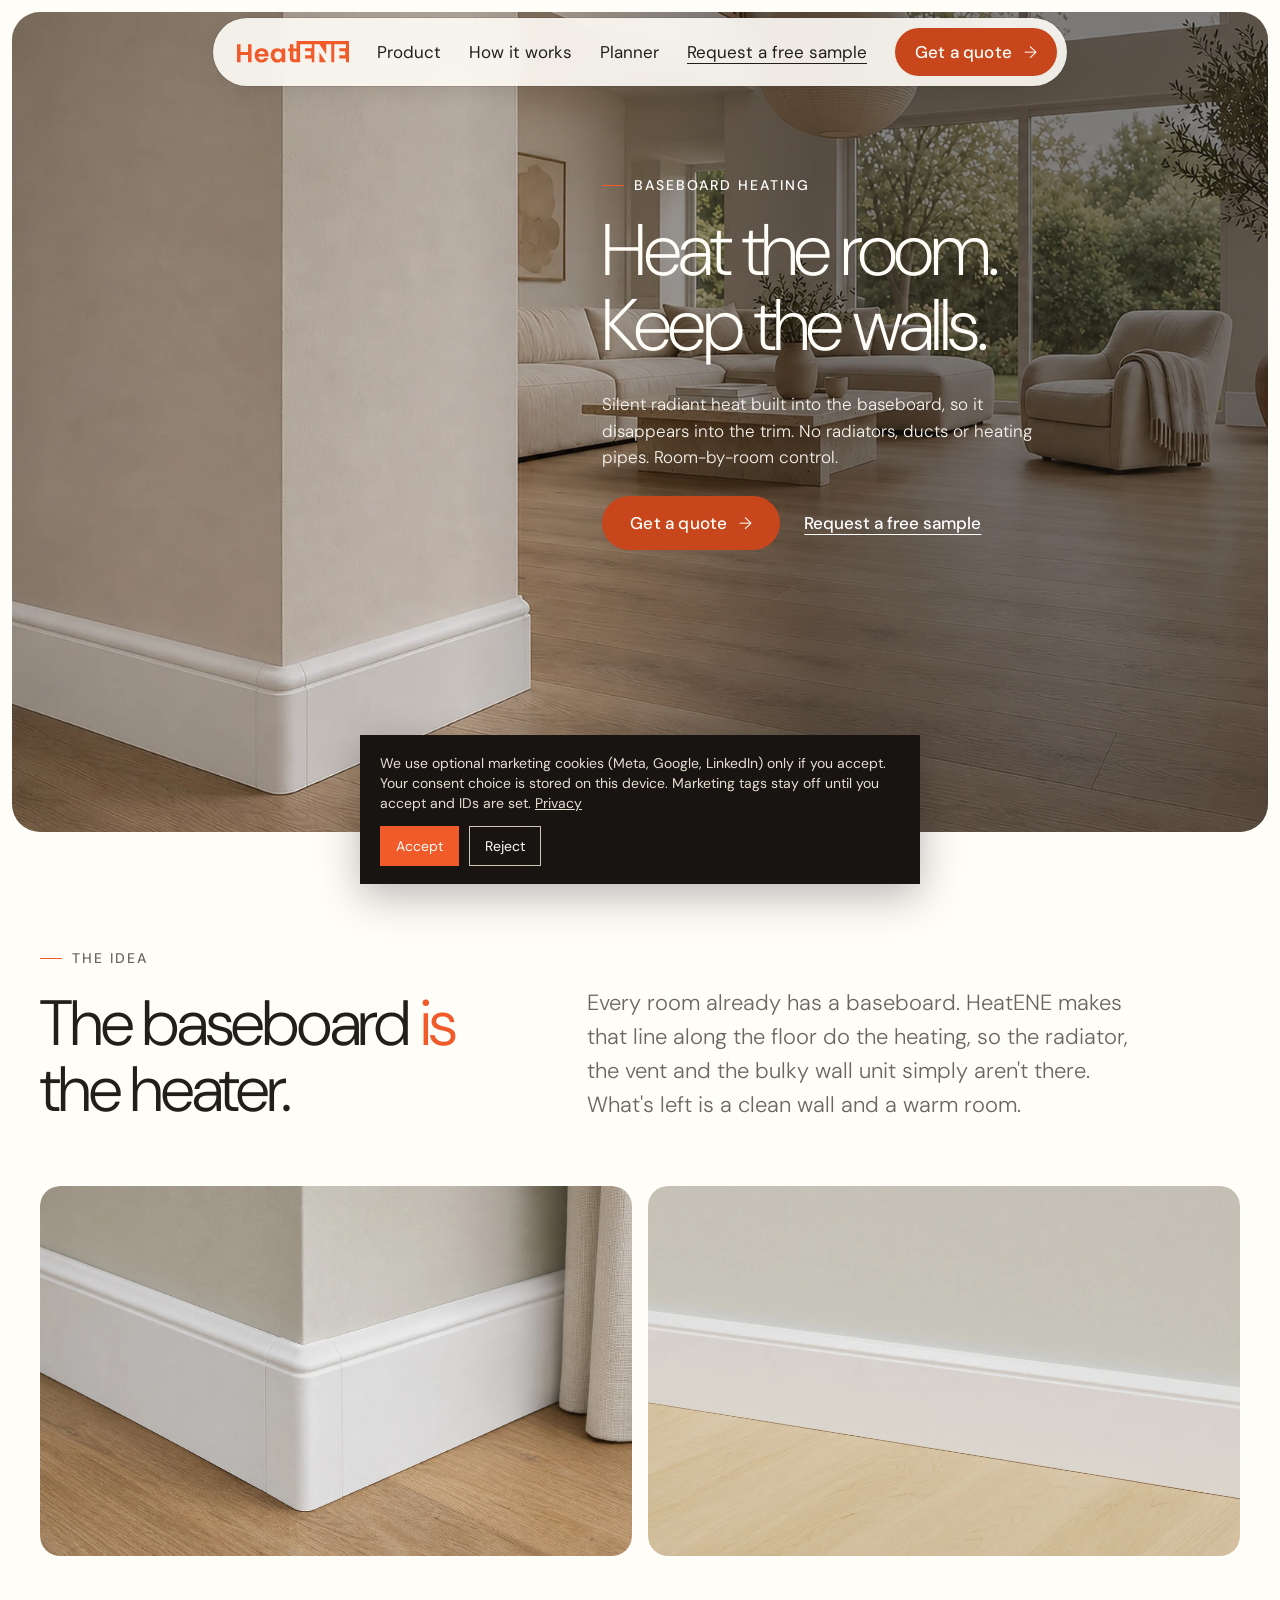
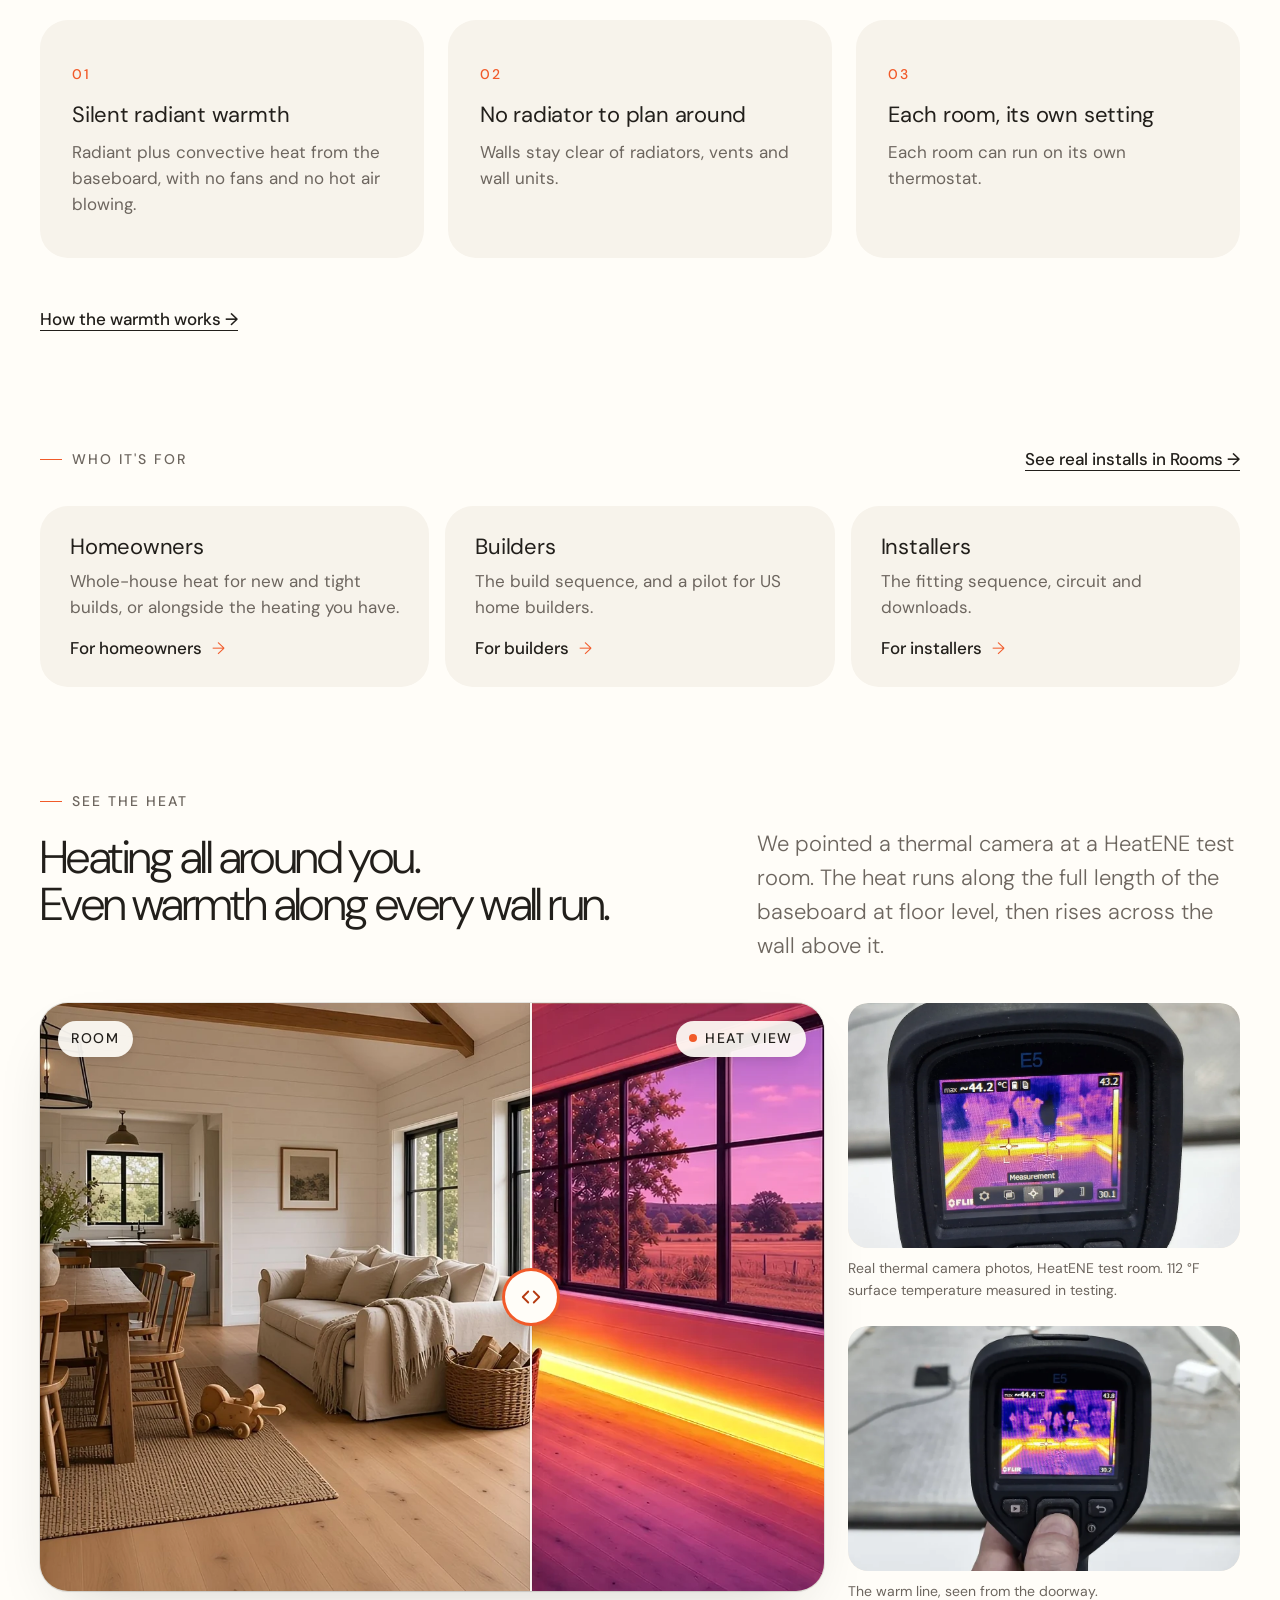
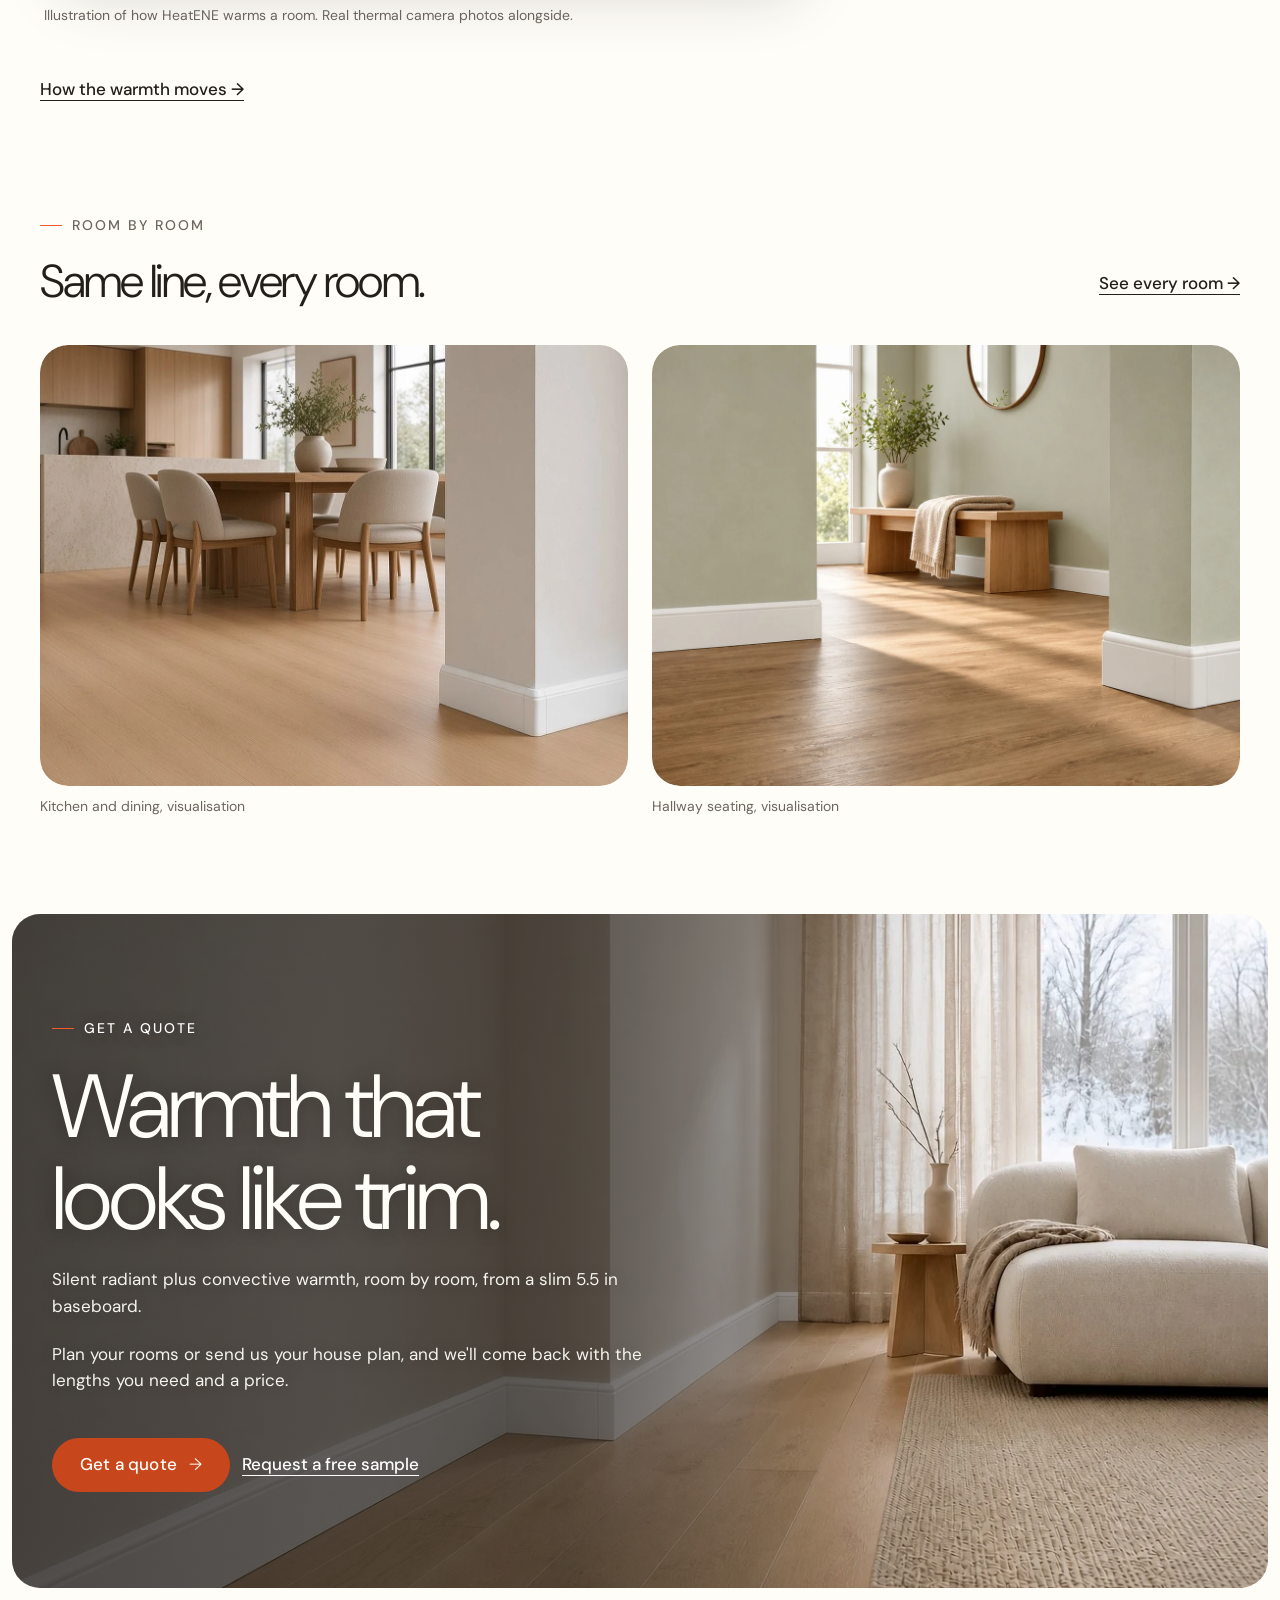
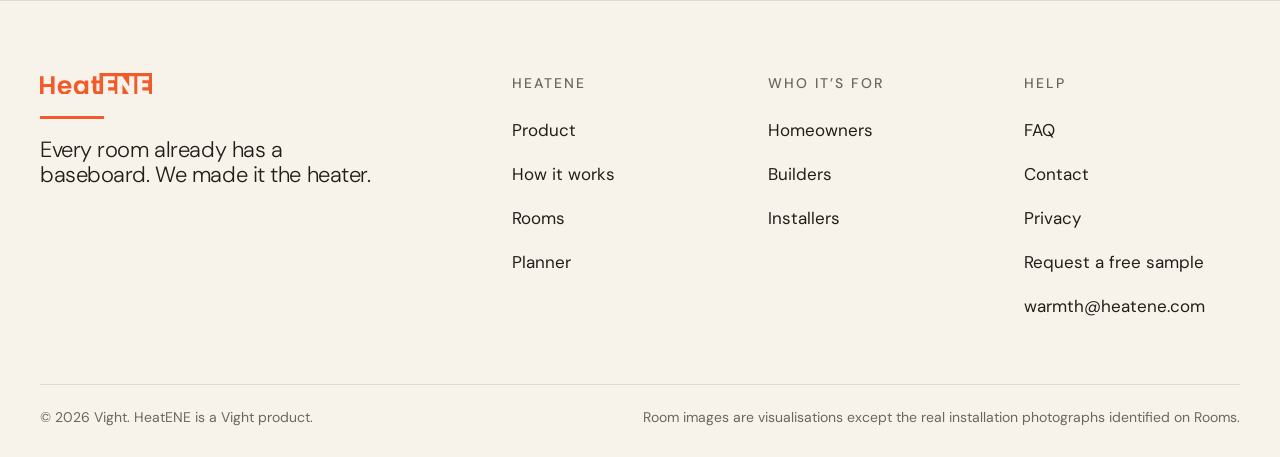
<file: index.html>
<!doctype html><html lang="en"><head><meta charset="utf-8"><meta name="viewport" content="width=device-width,initial-scale=1"><title>HeatENE | Invisible heating. Beautiful warmth.</title><meta property="og:title" content="HeatENE | Invisible heating. Beautiful warmth."><meta name="description" content="HeatENE is a slim 5.5 in baseboard heater: silent, 100% efficient radiant plus convective warmth, room by room, with even warmth along every wall run. Whole-house heat for new and tight builds; in existing homes, alongside your current heating."><meta property="og:description" content="HeatENE is a slim 5.5 in baseboard heater: silent, 100% efficient radiant plus convective warmth, room by room, with even warmth along every wall run. Whole-house heat for new and tight builds; in existing homes, alongside your current heating."><link rel="icon" type="image/png" sizes="32x32" href="assets/img/favicon-32.png"><link rel="apple-touch-icon" href="assets/img/apple-touch-icon.png"><link rel="canonical" href="https://www.heatene.com/"><meta property="og:url" content="https://www.heatene.com/"><meta property="og:type" content="website"><meta property="og:image" content="https://www.heatene.com/assets/img/og.jpg"><meta property="og:image:alt" content="HeatENE matt white skirting in a furnished room"><meta name="twitter:card" content="summary_large_image"><!-- Tracking pixels: paste IDs into assets/js/pixels.js. Loads only after cookie consent. Empty = inactive. -->
<style>
@font-face{font-family:"DM Sans";src:url(assets/fonts/DMSans-Variable.ttf) format("truetype");font-weight:100 1000;font-display:swap}
:root{--o:#F15A29;--od:#D94718;--g:#171411;--ink:#221F1B;--mu:#6D665F;--ch:#F7F3EB;--pl:#E7DED2;--li:#CFC4B5;--wh:#FFFDF8}
*{box-sizing:border-box;margin:0;padding:0;border-radius:0}
html{scroll-behavior:smooth}
body{font-family:"DM Sans",system-ui,sans-serif;background:var(--wh);color:var(--ink);font-size:17px;line-height:1.55;-webkit-font-smoothing:antialiased}
a{color:inherit;text-decoration:none}img{display:block;width:100%;height:100%;object-fit:cover}
.lp{fill:#F15A29}.ld{fill:#FFFDF8}.logo{display:block;width:112px;height:auto}
.w{max-width:1320px;margin:0 auto;padding:0 40px}
.lab{display:inline-flex;align-items:center;gap:10px;font-size:14px;letter-spacing:.14em;text-transform:uppercase;color:var(--mu);font-weight:500}
.lab:before{content:"";width:22px;height:1px;background:var(--o)}
h1,h2,h3{font-weight:300;letter-spacing:-.035em;line-height:1.02}
h2{font-size:clamp(38px,5vw,72px)}
h3{font-size:22px;font-weight:400;letter-spacing:-.015em;line-height:1.2}
p.lead{font-size:22px;color:var(--mu);max-width:560px;font-weight:300}
.btn{display:inline-flex;align-items:center;gap:12px;height:52px;padding:0 26px;background:var(--g);color:var(--wh);font-size:17px;font-weight:500;letter-spacing:.01em}
.btn.o{background:var(--o)}.btn.line{background:transparent;color:var(--ink);box-shadow:inset 0 0 0 1px var(--ink)}
.btn:after{content:"→";font-weight:300}
section{padding:140px 0}
.tag{position:absolute;left:14px;bottom:14px;font-size:14px;letter-spacing:.14em;text-transform:uppercase;background:rgba(255,253,248,.86);color:var(--ink);padding:5px 9px;font-weight:500}
.tag.real{background:var(--g);color:var(--wh)}
.tag.real:before{content:"";display:inline-block;width:6px;height:6px;background:var(--o);margin-right:7px;vertical-align:1px}
.fig{position:relative;overflow:hidden;background:var(--pl)}
.ph{outline:1px dashed var(--o);outline-offset:-1px}
.chip{display:inline-block;font-size:14px;letter-spacing:.12em;text-transform:uppercase;color:var(--od);border:1px dashed var(--o);padding:3px 7px;font-weight:500}
/* the wall-floor line motif */
.rule{position:relative;height:1px;background:var(--li)}
.rule:before{content:"";position:absolute;left:0;top:-1px;width:64px;height:3px;background:var(--o)}

/* nav */
.nav{position:fixed;top:18px;left:50%;transform:translateX(-50%);z-index:20;display:flex;align-items:center;gap:34px;background:rgba(255,253,248,.92);backdrop-filter:blur(10px);padding:12px 12px 12px 22px;box-shadow:0 0 0 1px rgba(34,31,27,.08)}
.nav ul{display:flex;gap:26px;list-style:none;font-size:14px;white-space:nowrap}.nav .q{white-space:nowrap}
.nav ul a{color:var(--mu)}.nav ul a:hover{color:var(--ink)}
.nav .q{height:38px;padding:0 16px;font-size:14px}
/* hero */
.hero{position:relative;height:100vh;min-height:720px;max-height:980px;padding:0;overflow:hidden;background:var(--pl)}
.hero img{position:absolute;inset:0;width:100%;height:100%;object-fit:cover}
.hero:after{content:"";position:absolute;inset:0;background:linear-gradient(90deg,rgba(23,20,17,.38) 0%,rgba(23,20,17,.12) 45%,rgba(23,20,17,0) 65%),linear-gradient(180deg,rgba(23,20,17,0) 45%,rgba(23,20,17,.3) 100%)}
.hero .copy{position:absolute;left:0;right:0;bottom:56px;z-index:2;color:var(--wh)}
.hero h1{font-size:clamp(56px,7.6vw,124px);font-weight:250;max-width:900px}
.hero .row{display:flex;flex-direction:column;align-items:flex-start;gap:26px;margin-top:28px;max-width:560px}
.hero .row p{max-width:460px;font-size:17px;font-weight:300;opacity:.95}
.hero .tag{left:auto;right:40px;bottom:40px;z-index:3}
.hero .hl{position:absolute;z-index:2;left:0;bottom:0;width:100%;height:1px;background:rgba(255,253,248,.4)}
/* idea */
.idea .grid{display:grid;grid-template-columns:5fr 7fr;gap:80px;align-items:end}
.idea h2 em{font-style:normal;color:var(--o)}
.idea .pair{display:grid;grid-template-columns:1fr 1fr;gap:16px;margin-top:80px}
.idea .pair .fig{aspect-ratio:4/3}
.idea .cap{display:flex;justify-content:space-between;margin-top:14px;font-size:14px;color:var(--mu)}
/* readouts */
.reads{display:grid;grid-template-columns:repeat(4,1fr);border-top:1px solid var(--li);border-bottom:1px solid var(--li);margin-top:96px}
.reads div{padding:30px 28px 34px;border-left:1px solid var(--li)}.reads div:first-child{border-left:0;padding-left:0}
.reads b{display:block;font-size:34px;font-weight:300;letter-spacing:-.02em;margin-bottom:6px}
.reads span{font-size:14px;color:var(--mu)}
/* comfort */
.comfort{background:var(--ch)}
.comfort .top{display:flex;justify-content:space-between;align-items:end;gap:60px;margin-bottom:64px}
.three{display:grid;grid-template-columns:repeat(3,1fr);gap:16px}
.card .fig{aspect-ratio:4/5}
.card h3{margin-top:22px}.card p{margin-top:8px;color:var(--mu);font-size:17px;max-width:360px}
.card .n{font-size:14px;letter-spacing:.14em;color:var(--o);font-weight:500;margin-top:22px;display:block}
/* how */
.how .grid{display:grid;grid-template-columns:1fr 1fr;gap:80px;align-items:center}
.steps{margin-top:48px;border-top:1px solid var(--li)}
.steps li{list-style:none;display:grid;grid-template-columns:56px 1fr;padding:22px 0;border-bottom:1px solid var(--li)}
.steps li b{font-weight:400;color:var(--o);font-size:14px;letter-spacing:.1em;padding-top:3px}
.steps li h3{font-size:22px}.steps li p{color:var(--mu);font-size:17px;margin-top:4px}
.how .fig{aspect-ratio:3/4}
/* product */
.product{background:var(--g);color:var(--wh)}
.product .lab{color:#b8ada1}
.product p.lead{color:#c9bfb3}
.product .grid{display:grid;grid-template-columns:7fr 5fr;grid-template-rows:640px;gap:16px;margin-top:64px}
.product .big{height:100%}
.product .stack{display:grid;grid-template-rows:1fr 1fr;gap:16px}
.product .specs{display:grid;grid-template-columns:repeat(3,1fr);margin-top:64px;border-top:1px solid #3b352f}
.product .specs div{padding:24px 24px 0 0}
.product .specs dt{font-size:14px;letter-spacing:.12em;text-transform:uppercase;color:#9d9287}
.product .specs dd{font-size:22px;font-weight:300;margin-top:6px}
.product .chip{color:#ff8c63;border-color:#ff8c63}
.product .tag{background:rgba(255,253,248,.9)}.product .tag.real{background:var(--g);color:var(--wh)}
/* rooms */
.rooms .top{display:flex;justify-content:space-between;align-items:end;margin-bottom:56px;gap:40px}
.gal{display:grid;grid-template-columns:repeat(12,1fr);grid-auto-rows:120px;gap:16px}
.gal .fig img{width:100%;height:100%;object-fit:cover;display:block}
.gal .fig:nth-child(1){grid-column:span 7;grid-row:span 5}
.gal .fig:nth-child(2){grid-column:span 5;grid-row:span 5}
.gal .fig:nth-child(3),.gal .fig:nth-child(4),.gal .fig:nth-child(5){grid-column:span 4;grid-row:span 4}
.gal .fig:nth-child(6){grid-column:span 5;grid-row:span 4}
.gal .fig:nth-child(7){grid-column:span 7;grid-row:span 4}
.gnote{margin-top:18px;font-size:14px;color:var(--mu)}
.gal .cap{position:absolute;right:14px;bottom:14px;color:var(--wh);font-size:14px;text-shadow:0 1px 8px rgba(0,0,0,.35)}
/* real installs strip */
.real{padding-top:0}
.real .strip{display:grid;grid-template-columns:repeat(3,1fr);gap:16px;margin-top:40px}
.real .strip .fig{aspect-ratio:3/4}
/* trade */
.trade{background:var(--pl)}
.trade .grid{display:grid;grid-template-columns:6fr 6fr;gap:80px;align-items:start}
.trade .fig{aspect-ratio:4/3}
.trade ul{list-style:none;margin:40px 0 44px;border-top:1px solid var(--li)}
.trade ul li{padding:18px 0;border-bottom:1px solid var(--li);display:grid;grid-template-columns:200px 1fr;gap:20px;font-size:17px}
.trade ul li b{font-weight:500}
.trade ul li span{color:var(--mu)}
.trade .acts{display:flex;gap:12px;flex-wrap:wrap}
/* faq */
.faq .grid{display:grid;grid-template-columns:4fr 8fr;gap:80px}
details{border-bottom:1px solid var(--li);padding:24px 0}
details:first-child{border-top:1px solid var(--li)}
summary{list-style:none;cursor:pointer;font-size:22px;font-weight:400;letter-spacing:-.01em;display:flex;justify-content:space-between}
summary::-webkit-details-marker{display:none}
summary:after{content:"+";color:var(--o);font-weight:300}
details[open] summary:after{content:"–"}
details p{color:var(--mu);margin-top:12px;max-width:680px}
/* cta */
.cta{position:relative;padding:0;min-height:640px;color:var(--wh);overflow:hidden}
.cta img{position:absolute;inset:0}
.cta:before{content:"";position:absolute;inset:0;background:rgba(23,20,17,.48);z-index:1}
.cta .w{position:relative;z-index:2;padding-top:150px;padding-bottom:110px}
.cta h2{font-size:clamp(48px,7vw,108px);max-width:900px}
.cta .acts{display:flex;gap:12px;margin-top:44px;flex-wrap:wrap}
.cta .btn.line{color:var(--wh);box-shadow:inset 0 0 0 1px var(--wh)}
.cta p{margin-top:22px;opacity:.85}
.cta .tag{z-index:3}
footer{background:var(--g);color:#b8ada1;font-size:14px}
footer .w{display:flex;justify-content:space-between;align-items:center;padding-top:36px;padding-bottom:36px;gap:20px}
/* audience split */
.aud{padding:0;background:var(--wh)}
.aud .row3{display:grid;grid-template-columns:repeat(3,1fr);border-bottom:1px solid var(--li)}
.aud a.c{display:flex;flex-direction:column;gap:14px;padding:44px 40px 40px;border-left:1px solid var(--li);transition:background .2s}
.aud a.c:first-child{border-left:0}
.aud a.c:hover{background:var(--ch)}
.aud .k{font-size:14px;letter-spacing:.14em;text-transform:uppercase;color:var(--o);font-weight:500}
.aud h3{font-size:34px;font-weight:300;letter-spacing:-.025em}
.aud p{color:var(--mu);font-size:17px;max-width:360px}
.aud .go{margin-top:auto;padding-top:14px;font-size:17px;font-weight:500;display:flex;align-items:center;gap:10px}
.aud .go:after{content:"→";font-weight:300;color:var(--o)}
/* how it fits */
.fits{background:var(--ch)}
.fits .grid{display:grid;grid-template-columns:5fr 7fr;gap:80px;align-items:center}
.fits ul{list-style:none;margin-top:36px;border-top:1px solid var(--li)}
.fits li{display:grid;grid-template-columns:36px 1fr;padding:18px 0;border-bottom:1px solid var(--li);font-size:17px}
.fits li i{display:block;width:20px;height:3px;background:var(--o);margin-top:11px}
.fits li i.t{width:10px;height:10px;background:var(--g);margin-top:7px}
.fits li i.hp{width:22px;height:10px;background:transparent;outline:1.5px dashed var(--mu);margin-top:7px}
.fits li b{font-weight:500}.fits li span{color:var(--mu)}
.fits .pair{margin-top:28px;padding:18px 20px;background:var(--wh);font-size:17px;color:var(--mu);border-left:3px solid var(--li)}
.fits .pair b{color:var(--ink);font-weight:500}
.plan{background:var(--wh);padding:28px;box-shadow:0 0 0 1px var(--li)}
.plan svg{display:block;width:100%;height:auto}
.plan .pc{display:flex;justify-content:space-between;margin-top:14px;font-size:14px;color:var(--mu)}
/* comparison */
.cmp .top{display:flex;justify-content:space-between;align-items:end;gap:60px;margin-bottom:56px}
.tbl{overflow-x:auto;-webkit-overflow-scrolling:touch}
.tbl table{width:100%;min-width:1080px;border-collapse:collapse;font-size:17px}
.tbl th,.tbl td{text-align:left;vertical-align:top;padding:16px 14px;border-bottom:1px solid var(--li)}
.tbl thead th{font-size:14px;letter-spacing:.1em;text-transform:uppercase;color:var(--mu);font-weight:500;border-bottom:1px solid var(--ink)}
.tbl tbody th{font-weight:500;width:150px;color:var(--ink)}
.tbl td{color:var(--mu)}
.tbl .h{background:var(--ch);color:var(--ink)}
.tbl thead th.h{color:var(--ink);box-shadow:inset 0 3px 0 var(--o)}
.tbl .y:before{content:"";display:inline-block;width:8px;height:8px;background:var(--o);margin-right:8px;vertical-align:1px}
.energy{display:grid;grid-template-columns:5fr 7fr;gap:60px;margin-top:64px;padding-top:40px;border-top:1px solid var(--li)}
.energy h3{font-size:34px;font-weight:300}
.energy p{color:var(--mu);margin-bottom:14px}
.energy .nums{display:grid;grid-template-columns:1fr 1fr;gap:16px;margin:8px 0 18px}
.energy .nums div{background:var(--ch);padding:22px}
.energy .nums b{display:block;font-size:34px;font-weight:300;letter-spacing:-.02em}
.energy .nums span{font-size:14px;color:var(--mu)}
.fn{font-size:14px;color:var(--mu);margin-top:22px;max-width:980px;line-height:1.5}
/* planner */
.planner{background:var(--g);color:var(--wh)}
.planner .lab{color:#b8ada1}.planner p.lead{color:#c9bfb3}
.planner .top{display:flex;justify-content:space-between;align-items:end;gap:60px;margin-bottom:48px}
.pl{display:grid;grid-template-columns:8fr 4fr;gap:16px;align-items:start}
.pl .rooms-in{background:#211d19;padding:24px}
.pl .hd,.pl .rm{display:grid;grid-template-columns:1.8fr .8fr .8fr .7fr .9fr 36px;gap:8px;align-items:center}
.pl .hd{font-size:14px;letter-spacing:.1em;text-transform:uppercase;color:#9d9287;padding-bottom:10px;border-bottom:1px solid #3b352f}
.pl .rm{padding:10px 0;border-bottom:1px solid #3b352f}
.pl input,.pl select{width:100%;height:40px;background:#171411;color:var(--wh);border:1px solid #4a433c;padding:0 10px;font:inherit;font-size:17px;border-radius:0}
.pl input:focus{outline:2px solid var(--o);outline-offset:-2px;border-color:transparent}
.pl .x{height:40px;background:none;border:1px solid #4a433c;color:#b8ada1;cursor:pointer;font-size:17px}
.pl .x:hover{color:var(--wh);border-color:var(--o)}
.pl .tools{display:flex;gap:12px;align-items:center;justify-content:space-between;margin-top:18px;flex-wrap:wrap}
.pl .add{height:44px;padding:0 18px;background:transparent;color:var(--wh);border:1px solid #6d665f;font:inherit;font-size:17px;cursor:pointer}
.pl .add:hover{border-color:var(--o)}
.pl .dw{display:flex;gap:10px;align-items:center;font-size:14px;color:#b8ada1}.pl .dw input{width:70px}
.pl .out{background:var(--wh);color:var(--ink);padding:28px}
.pl .big{font-size:64px;font-weight:250;letter-spacing:-.04em;line-height:1}
.pl .big small{font-size:22px;letter-spacing:0;color:var(--mu);margin-left:6px}
.pl dl{margin-top:22px;border-top:1px solid var(--li)}
.pl dl div{display:flex;justify-content:space-between;padding:11px 0;border-bottom:1px solid var(--li);font-size:17px}
.pl dt{color:var(--mu)}.pl dd{font-weight:500}
.pl .price{margin-top:18px;padding:14px 16px}
.pl .price b{font-size:22px;font-weight:300;display:block;margin-top:6px}
.pl .note{font-size:14px;color:var(--mu);margin-top:14px;line-height:1.5}
.pl .soon{margin-top:14px;font-size:14px;display:flex;justify-content:space-between;color:var(--mu)}
.pl .per{margin-top:18px;font-size:14px;color:#b8ada1}
.pl .per table{width:100%;border-collapse:collapse}.pl .per td,.pl .per th{padding:6px 4px;text-align:right;border-bottom:1px solid #3b352f}.pl .per th{font-weight:500;color:#9d9287;font-size:14px;letter-spacing:.08em;text-transform:uppercase}.pl .per td:first-child,.pl .per th:first-child{text-align:left}
.send{margin-top:16px;background:#211d19;padding:28px;display:grid;grid-template-columns:4fr 8fr;gap:40px}
.send h3{font-size:34px;font-weight:300}
.send p{color:#b8ada1;font-size:17px;margin-top:8px}
.send form{display:grid;grid-template-columns:1fr 1fr;gap:10px}
.send label{font-size:14px;letter-spacing:.1em;text-transform:uppercase;color:#9d9287;display:flex;flex-direction:column;gap:6px}
.send .full{grid-column:span 2}
.send input,.send select{height:44px;background:#171411;color:var(--wh);border:1px solid #4a433c;padding:0 12px;font:inherit;font-size:17px;border-radius:0}
.send button{height:52px;background:var(--o);color:var(--wh);border:0;font:inherit;font-weight:500;font-size:17px;cursor:pointer}
.send .draft{font-size:14px;color:#ff8c63;margin-top:4px}
.planner .chip{color:#ff8c63;border-color:#ff8c63}
/* builders */
.builders{background:var(--pl)}
.builders .grid{display:grid;grid-template-columns:6fr 6fr;gap:80px;align-items:start}
.builders .fig{aspect-ratio:4/3}
.builders ul{list-style:none;margin:36px 0 0;border-top:1px solid var(--li)}
.builders ul li{padding:18px 0;border-bottom:1px solid var(--li);display:grid;grid-template-columns:220px 1fr;gap:20px;font-size:17px}
.builders ul li b{font-weight:500}.builders ul li span{color:var(--mu)}
.pilot{margin-top:16px;background:var(--wh);padding:26px}
.pilot h3{font-size:22px;font-weight:400}
.pilot p{color:var(--mu);font-size:17px;margin-top:6px}
.pilot form{display:grid;grid-template-columns:1fr 1fr;gap:10px;margin-top:18px}
.pilot label{font-size:14px;letter-spacing:.1em;text-transform:uppercase;color:var(--mu);display:flex;flex-direction:column;gap:6px}
.pilot input,.pilot select{height:44px;border:1px solid var(--li);background:var(--wh);padding:0 12px;font:inherit;font-size:17px;color:var(--ink);border-radius:0}
.pilot .full{grid-column:span 2}
.pilot button{height:52px;background:var(--g);color:var(--wh);border:0;font:inherit;font-weight:500;font-size:17px;cursor:pointer}
.pilot .draft{font-size:14px;color:var(--od)}
/* sample */
.sample{padding:0;background:var(--g);color:var(--wh)}
.sample .grid{display:grid;grid-template-columns:5fr 7fr;align-items:stretch}
.sample .fig{min-height:420px}
.sample .tx{padding:80px 64px;display:flex;flex-direction:column;justify-content:center;gap:18px}
.sample .lab{color:#b8ada1}
.sample h2{font-size:clamp(36px,4vw,56px)}
.sample p{color:#c9bfb3;max-width:520px}
.sample .chip{color:#ff8c63;border-color:#ff8c63;align-self:flex-start}
@media (max-width:900px){
 .aud .row3{grid-template-columns:1fr}.aud a.c{border-left:0;border-top:1px solid var(--li);padding:30px 22px}
 .fits .grid,.energy,.builders .grid,.sample .grid,.send{grid-template-columns:1fr;gap:32px}
 .cmp .top,.planner .top{flex-direction:column;align-items:flex-start;gap:20px}
 .plan{padding:14px}
 .pl{grid-template-columns:1fr}
 .pl .hd{display:none}
 .pl .rm{grid-template-columns:1fr 1fr 1fr;gap:8px;padding:14px 0}
 .pl .rm>*:first-child{grid-column:span 3}
 .pl .rm label.m{display:flex;flex-direction:column;gap:4px;font-size:14px;letter-spacing:.08em;text-transform:uppercase;color:#9d9287}
 .send form,.pilot form{grid-template-columns:1fr}.send .full,.pilot .full{grid-column:auto}
 .builders ul li{grid-template-columns:1fr;gap:4px}
 .energy .nums{grid-template-columns:1fr}
 .sample .tx{padding:48px 22px}
}
@media (min-width:901px){.pl .rm label.m span{display:none}}

@media (max-width:900px){
 .w{padding:0 22px}section{padding:88px 0}
 .nav{left:12px;right:12px;transform:none;top:12px;gap:12px;justify-content:space-between}.nav ul{display:none}
 .hero{min-height:640px}.hero img{object-position:28% 55%}.hero .copy{bottom:34px}.hero h1{font-size:54px}.hero .row{flex-direction:column;align-items:flex-start;gap:22px}.hero .row p{font-size:17px}.hero .tag{right:12px;bottom:auto;top:76px}
 .idea .grid,.how .grid,.trade .grid,.faq .grid,.product .grid{grid-template-columns:1fr;gap:36px}
 .idea .pair{grid-template-columns:1fr;margin-top:48px}
 .reads{grid-template-columns:1fr 1fr}.reads div:nth-child(3){border-left:0;padding-left:0}.reads div{border-top:1px solid var(--li)}
 .comfort .top,.rooms .top{flex-direction:column;align-items:flex-start}
 .three{grid-template-columns:1fr;gap:40px}.real .strip{grid-template-columns:1fr 1fr}
 .gal{grid-template-columns:1fr 1fr;grid-auto-rows:auto;gap:10px}.gal .fig:nth-child(n){grid-column:span 1;grid-row:auto;aspect-ratio:4/5}.gal .fig:nth-child(1),.gal .fig:nth-child(6),.gal .fig:nth-child(7){grid-column:span 2;aspect-ratio:4/3}.gal .cap{font-size:14px;left:10px;right:auto;bottom:10px;text-shadow:0 1px 6px rgba(0,0,0,.55)}.gal .tag{left:8px;bottom:8px;font-size:14px;padding:4px 6px}
 .product .specs{grid-template-columns:1fr}.product .grid{grid-template-rows:auto}.product .big{aspect-ratio:4/3;height:auto}.product .stack{grid-template-rows:none;grid-template-columns:1fr 1fr}.product .stack .fig{aspect-ratio:3/4}
 .trade ul li{grid-template-columns:1fr;gap:4px}
}
.real .strip{grid-template-columns:repeat(3,1fr)}
.real .strip .fig{border-radius:20px}
.real .strip .tag{top:14px;bottom:auto;display:inline-flex;align-items:center}
.real .strip .tag:before{flex:none}
.real .strip .fig img{width:100%;height:100%;object-fit:cover;display:block;border-radius:inherit}
@media (max-width:900px){.real .strip{grid-template-columns:1fr 1fr;gap:12px;margin-top:28px}.real .strip .fig:first-child{grid-column:1/-1;aspect-ratio:4/3}.real .strip .tag{left:8px;right:auto;top:8px;bottom:auto;width:max-content;max-width:calc(100% - 16px);font-size:14px;letter-spacing:.08em;padding:4px 8px;line-height:1.35}}
.pl .wnote{margin-top:10px;font-size:14px;color:var(--mu);line-height:1.45}
.pl .per table{min-width:520px}
/* ===== inner pages (shared) ===== */
.nav .cur{color:var(--ink);box-shadow:inset 0 -1px 0 var(--o)}
.nav .mb{display:none;height:38px;padding:0 14px;background:transparent;border:1px solid var(--li);font:inherit;font-size:14px;color:var(--ink);cursor:pointer}
.mnav{display:none;position:fixed;top:76px;left:12px;right:12px;z-index:19;background:var(--wh);box-shadow:0 0 0 1px var(--li);padding:10px 22px 18px}
.mnav a{display:flex;justify-content:space-between;padding:13px 0;border-bottom:1px solid var(--pl);font-size:17px}
.mnav a:after{content:"→";color:var(--o)}
.mnav.open{display:block}
@media (max-width:1180px){.nav ul{display:none}.nav .mb{display:inline-block}.nav{gap:12px}}
/* footer, site version */
footer.site{padding:0}
footer.site .fw{max-width:1320px;margin:0 auto;padding:72px 40px 28px}
footer.site .cols{display:grid;grid-template-columns:4fr 2fr 2fr 2fr 2fr;gap:40px;padding-bottom:56px;border-bottom:1px solid #3b352f}
footer.site h4{font-size:14px;letter-spacing:.14em;text-transform:uppercase;color:#7d746a;font-weight:500;margin-bottom:14px}
footer.site .cols a{display:block;padding:5px 0;color:#d8cfc4;font-size:17px}
footer.site .cols a:hover{color:var(--wh)}
footer.site .big{font-size:34px;font-weight:300;color:var(--wh);letter-spacing:-.02em;line-height:1.15;margin-top:22px;max-width:360px}
footer.site .line{position:relative;height:1px;background:#3b352f;margin:0}
footer.site .base{display:flex;justify-content:space-between;gap:24px;padding-top:22px;font-size:14px;color:#9d9287;flex-wrap:wrap}
/* page hero shell */
.xh{position:relative;padding:0;overflow:hidden;color:var(--wh);background:var(--g)}
.xh .bg{position:absolute;inset:0}
.xh .bg:after{content:"";position:absolute;inset:0;background:linear-gradient(90deg,rgba(23,20,17,.5) 0%,rgba(23,20,17,.18) 50%,rgba(23,20,17,0) 72%),linear-gradient(180deg,rgba(23,20,17,.1) 0%,rgba(23,20,17,0) 40%,rgba(23,20,17,.42) 100%)}
.xh .in{position:relative;z-index:2;max-width:1320px;margin:0 auto;padding:0 40px}
.xh .idx{font-size:14px;letter-spacing:.16em;text-transform:uppercase;font-weight:500;display:flex;gap:14px;align-items:center;color:rgba(255,253,248,.85)}
.xh .idx b{color:var(--o);font-weight:500}
.xh .idx:before{content:"";width:22px;height:1px;background:var(--o)}
.xh h1{font-size:clamp(54px,7.4vw,120px);font-weight:250;letter-spacing:-.045em;line-height:.98;margin-top:20px}
.xh p.sub{font-size:22px;font-weight:300;max-width:500px;margin-top:26px;opacity:.95}
.xh .acts{display:flex;gap:12px;flex-wrap:wrap;margin-top:32px}
.xh .btn.line{color:var(--wh);box-shadow:inset 0 0 0 1px rgba(255,253,248,.9)}
.xh .jump{position:absolute;z-index:3;left:0;right:0;bottom:0;border-top:1px solid rgba(255,253,248,.28)}
.xh .jump .in{display:flex;gap:0}
.xh .jump a{flex:1;padding:18px 0 20px;font-size:14px;color:rgba(255,253,248,.8);border-left:1px solid rgba(255,253,248,.18);padding-left:18px;display:flex;gap:10px}
.xh .jump a:first-child{border-left:0;padding-left:0}
.xh .jump a b{color:var(--o);font-weight:500}
.xh .jump a:hover{color:var(--wh)}
/* hero: full-bleed photo */
.xh.photo{height:92vh;min-height:720px;max-height:940px}
.xh.photo .copy{position:absolute;left:0;right:0;bottom:120px;z-index:2}
/* hero: split */
.xh.split{display:grid;grid-template-columns:6fr 6fr;height:100vh;min-height:760px;max-height:940px}
.xh.split .jump{background:var(--g)}
.xh.split .l{position:relative;padding:190px 64px 150px max(40px,calc((100vw - 1320px)/2 + 40px));display:flex;flex-direction:column;justify-content:flex-end}
.xh.split .r{position:relative}
.xh.split .floor{position:absolute;left:0;right:0;z-index:3;height:3px;background:var(--o);pointer-events:none}
/* hero: chalk */
.xh.chalk{background:var(--ch);color:var(--ink)}
.xh.chalk .idx{color:var(--mu)}
.xh.chalk .btn.line{color:var(--ink);box-shadow:inset 0 0 0 1px var(--ink)}
.xh.chalk .jump{border-top-color:var(--li)}.xh.chalk .jump a{color:var(--mu);border-left-color:var(--li)}.xh.chalk .jump a:hover{color:var(--ink)}
/* section head */
.sh{display:flex;justify-content:space-between;align-items:end;gap:60px;margin-bottom:64px}
.sh h2 em{font-style:normal;color:var(--o)}
.dark{background:var(--g);color:var(--wh)}.dark .lab{color:#b8ada1}.dark p.lead{color:#c9bfb3}.dark .chip{color:#ff8c63;border-color:#ff8c63}
.chalk{background:var(--ch)}.plaster{background:var(--pl)}
.tc{display:inline-block;font-size:14px;letter-spacing:.12em;text-transform:uppercase;color:var(--od);border:1px dashed var(--o);padding:3px 7px;font-weight:500;white-space:nowrap}
.dark .tc{color:#ff8c63;border-color:#ff8c63}
.vnote{font-size:14px;color:var(--mu);margin-top:16px}.dark .vnote{color:#9d9287}
.capline{display:flex;justify-content:space-between;margin-top:12px;font-size:14px;color:var(--mu)}
/* big statement band */
.band{padding:120px 0}
.band .st{font-size:clamp(34px,4.4vw,64px);font-weight:250;letter-spacing:-.035em;line-height:1.08;max-width:1100px}
.band .st em{font-style:normal;color:var(--o)}
/* next page strip */
.nextp{padding:0;background:var(--wh)}
.nextp .g{display:grid;grid-template-columns:1fr 1fr;border-top:1px solid var(--li)}
.nextp a{display:grid;grid-template-columns:1fr 200px;align-items:center;gap:30px;padding:44px 40px;border-left:1px solid var(--li);transition:background .2s}
.nextp a:first-child{border-left:0}
.nextp a:hover{background:var(--ch)}
.nextp .k{font-size:14px;letter-spacing:.14em;text-transform:uppercase;color:var(--o);font-weight:500}
.nextp h3{font-size:34px;font-weight:300;margin-top:10px}
.nextp .fig{aspect-ratio:4/3}
/* ===== product ===== */
.anat{display:grid;grid-template-columns:8fr 4fr;gap:16px}
.anat .fig{aspect-ratio:4/3}
.pin{position:absolute;z-index:2;transform:translate(-50%,-50%);width:30px;height:30px;background:var(--o);color:var(--wh);font-size:14px;font-weight:500;display:flex;align-items:center;justify-content:center;cursor:pointer;border:0;font-family:inherit}
.pin:after{content:"";position:absolute;inset:-7px;box-shadow:0 0 0 1px rgba(241,90,41,.55)}
.pin.on{background:var(--g)}
.alist{list-style:none;border-top:1px solid var(--li)}
.alist li{display:grid;grid-template-columns:44px 1fr;padding:18px 0;border-bottom:1px solid var(--li);cursor:pointer;transition:background .15s}
.alist li b{color:var(--o);font-weight:500;font-size:14px;padding-top:2px}
.alist li h3{font-size:22px}.alist li p{color:var(--mu);font-size:17px;margin-top:3px}
.alist li.on{background:var(--ch);box-shadow:-12px 0 0 var(--ch),12px 0 0 var(--ch)}
.kit{display:grid;grid-template-columns:2.2fr 1fr 1fr 1fr 1fr;gap:0;border-top:1px solid #3b352f;border-bottom:1px solid #3b352f}
.kit div{padding:34px 26px 30px;border-left:1px solid #3b352f;display:flex;flex-direction:column;gap:14px}
.kit div:first-child{border-left:0;padding-left:0}
.kit svg{height:120px;width:100%}
.kit b{font-weight:400;font-size:22px}.kit span{font-size:14px;color:#9d9287}
.sheet{background:var(--wh);box-shadow:0 0 0 1px var(--li)}
.sheet .hd{display:flex;justify-content:space-between;align-items:center;padding:22px 28px;border-bottom:1px solid var(--ink)}
.sheet .hd b{font-weight:500;letter-spacing:.02em}
.sheet table{width:100%;border-collapse:collapse;font-size:17px}
.sheet th,.sheet td{text-align:left;padding:15px 28px;border-bottom:1px solid var(--pl);vertical-align:top}
.sheet th{width:32%;font-weight:400;color:var(--mu)}
.sheet tr.g th{font-size:14px;letter-spacing:.14em;text-transform:uppercase;color:var(--o);font-weight:500;padding-top:24px;background:var(--ch)}
.sheet tr.g th{width:auto}
.finish{display:grid;grid-template-columns:repeat(3,1fr);gap:16px}
.finish .sw{aspect-ratio:1/1;position:relative}
.finish .sw.w1{background:#F6F4EF;box-shadow:inset 0 0 0 1px var(--li)}
.finish .sw.w2{background:repeating-linear-gradient(90deg,#c9a37a 0 7px,#c29a70 7px 9px,#cfa983 9px 19px,#bf966b 19px 21px)}
.finish .sw.w3{background:var(--ch);outline:1px dashed var(--o);outline-offset:-1px;display:flex;align-items:center;justify-content:center;color:var(--od);font-size:14px}
/* ===== how it works ===== */
.elev{background:var(--wh);box-shadow:0 0 0 1px var(--li);padding:30px}
.elev svg{display:block;width:100%;height:auto}
.zone{display:grid;grid-template-columns:7fr 5fr;gap:60px;align-items:center}
.zone .plan{padding:24px}
.zone .plan svg .rm{cursor:pointer;transition:fill .2s}
.zstate{list-style:none;border-top:1px solid #3b352f}
.zstate li{display:flex;justify-content:space-between;align-items:center;padding:14px 0;border-bottom:1px solid #3b352f;font-size:17px;cursor:pointer}
.zstate li span.s{font-size:14px;letter-spacing:.12em;text-transform:uppercase;padding:4px 9px;font-weight:500;min-width:62px;text-align:center}
.s-on{background:var(--o);color:var(--wh)}.s-low{background:#6b3a26;color:#ffd9c9}.s-off{background:transparent;color:#9d9287;box-shadow:inset 0 0 0 1px #4a433c}
.proof{display:grid;grid-template-columns:repeat(4,1fr);border-top:1px solid var(--ink)}
.proof div{padding:28px 24px 30px 0;border-right:1px solid var(--li);margin-right:24px}
.proof div:last-child{border-right:0}
.proof .st{font-size:14px;letter-spacing:.12em;text-transform:uppercase;color:var(--mu);margin-bottom:22px;display:flex;align-items:center;gap:8px}
.proof .st:before{content:"";width:8px;height:8px;box-shadow:inset 0 0 0 1.5px var(--mu)}
.proof .st.ok:before{background:var(--o);box-shadow:none}
.proof b{display:block;font-weight:400;font-size:22px;letter-spacing:-.01em}
.proof p{font-size:14px;color:var(--mu);margin-top:8px}
/* ===== builders ===== */
.tl{position:relative;margin-top:24px}
.tl .track{display:grid;grid-template-columns:repeat(7,1fr);position:relative}
.tl .track:before{content:"";position:absolute;left:0;right:0;top:27px;height:1px;background:#4a433c}
.tl .st{position:relative;padding-right:18px}
.tl .st .dot{width:13px;height:13px;background:var(--g);box-shadow:inset 0 0 0 1.5px #6d665f;margin:21px 0 26px}
.tl .st.hi .dot{background:var(--o);box-shadow:none;width:13px}
.tl .st.hi:before{content:"";position:absolute;left:0;right:0;top:26px;height:3px;background:var(--o)}
.tl .st b{display:block;font-size:14px;letter-spacing:.14em;text-transform:uppercase;color:#9d9287;font-weight:500}
.tl .st h3{font-size:22px;margin-top:8px;font-weight:400}
.tl .st p{font-size:14px;color:#b8ada1;margin-top:8px}
.tl .st.hi h3{color:var(--o)}
.tl .st .x{font-size:14px;color:#9d9287;margin-top:10px;text-decoration:line-through;text-decoration-color:var(--o)}
.off{display:grid;grid-template-columns:repeat(6,1fr);border-top:1px solid var(--li);border-bottom:1px solid var(--li)}
.off div{padding:28px 20px 30px;border-left:1px solid var(--li);font-size:17px}
.off div:first-child{border-left:0;padding-left:0}
.off s{text-decoration-color:var(--o);text-decoration-thickness:2px;font-size:22px;font-weight:300;letter-spacing:-.01em;display:block;margin-bottom:8px}
.off span{font-size:14px;color:var(--mu)}
/* ===== installers ===== */
.seq{display:grid;grid-template-columns:repeat(3,1fr);gap:16px}
.seq .s{background:var(--wh);box-shadow:0 0 0 1px var(--li);padding:26px;display:flex;flex-direction:column;gap:14px;position:relative}
.seq .s .n{font-size:56px;font-weight:200;letter-spacing:-.04em;line-height:1;color:var(--o)}
.seq .s svg{width:100%;height:150px;background:var(--ch)}
.seq .s h3{font-size:22px}.seq .s p{font-size:17px;color:var(--mu)}
.dl{display:grid;grid-template-columns:repeat(4,1fr);border-top:1px solid #3b352f}
.dl a,.dl div{padding:26px 22px 30px 0;border-bottom:1px solid #3b352f;display:flex;flex-direction:column;gap:10px;margin-right:22px}
.dl .ft{font-size:14px;letter-spacing:.14em;text-transform:uppercase;color:#9d9287}
.dl b{font-weight:400;font-size:22px}
.dl .av{font-size:14px;color:#ff8c63}
.dl svg{width:30px;height:38px}
.need{list-style:none;border-top:1px solid var(--li)}
.need li{display:grid;grid-template-columns:1fr auto;gap:20px;padding:17px 0;border-bottom:1px solid var(--li);font-size:17px;align-items:center}
.need li span{color:var(--mu);font-size:17px}
.ruler{position:absolute;left:0;right:0;bottom:58px;height:40px;z-index:2;pointer-events:none}
/* ===== homeowners ===== */
.swi{display:grid;grid-template-columns:8fr 4fr;gap:16px;align-items:stretch}
.swi .stage{background:var(--wh);box-shadow:0 0 0 1px var(--li);padding:20px}
.swi .stage svg{display:block;width:100%;height:auto}
.swi .opts{display:flex;flex-direction:column;border-top:1px solid var(--li)}
.swi .opts button{all:unset;cursor:pointer;display:grid;grid-template-columns:1fr auto;padding:18px 0;border-bottom:1px solid var(--li);font-size:17px}
.swi .opts button:after{content:"";width:10px;height:10px;box-shadow:inset 0 0 0 1.5px var(--li);align-self:center}
.swi .opts button.on{color:var(--ink);font-weight:500}.swi .opts button.on:after{background:var(--o);box-shadow:none}
.swi .opts button:not(.on){color:var(--mu)}
.swi .say{margin-top:22px;background:var(--wh);padding:22px;box-shadow:0 0 0 1px var(--li);min-height:150px}
.swi .say b{display:block;font-weight:500;margin-bottom:6px}.swi .say p{color:var(--mu);font-size:17px}
.lives{display:grid;grid-template-columns:repeat(4,1fr);gap:16px}
.lives .fig{aspect-ratio:3/4}
.lives h3{margin-top:18px;font-size:22px}.lives p{color:var(--mu);font-size:17px;margin-top:6px}
.path{display:grid;grid-template-columns:repeat(3,1fr);border-top:1px solid #3b352f}
.path div{padding:30px 30px 34px 0;border-right:1px solid #3b352f;margin-right:30px}
.path div:last-child{border-right:0}
.path b{font-size:64px;font-weight:200;color:var(--o);line-height:1;letter-spacing:-.04em}
.path h3{margin-top:18px}.path p{color:#b8ada1;font-size:17px;margin-top:6px}
/* ===== rooms ===== */
.mosaic{display:grid;grid-template-columns:repeat(12,1fr);grid-template-rows:repeat(2,1fr);gap:8px;position:absolute;inset:0;padding:8px}
.mosaic .fig:nth-child(1){grid-column:1/6;grid-row:1/3}
.mosaic .fig:nth-child(2){grid-column:6/10;grid-row:1/2}
.mosaic .fig:nth-child(3){grid-column:10/13;grid-row:1/2}
.mosaic .fig:nth-child(4){grid-column:6/8;grid-row:2/3}
.mosaic .fig:nth-child(5){grid-column:8/13;grid-row:2/3}
.xh.rooms-h{height:92vh;min-height:760px;max-height:940px;background:var(--wh)}
.xh.rooms-h .card{position:absolute;z-index:3;left:max(40px,calc((100vw - 1320px)/2 + 40px));bottom:110px;background:var(--wh);color:var(--ink);padding:40px 44px 44px;max-width:560px;box-shadow:0 0 0 1px var(--li)}
.xh.rooms-h .card .idx{color:var(--mu)}
.xh.rooms-h .card h1{font-size:clamp(54px,6vw,96px)}
.xh.rooms-h .card p.sub{opacity:1;color:var(--mu)}
.filt{display:flex;gap:8px;flex-wrap:wrap;margin-bottom:28px}
.filt button{all:unset;cursor:pointer;height:40px;padding:0 18px;display:inline-flex;align-items:center;font-size:17px;box-shadow:inset 0 0 0 1px var(--li);color:var(--mu)}
.filt button.on{background:var(--g);color:var(--wh);box-shadow:none}
.filt button span{margin-left:8px;font-size:14px;opacity:.6}
.rg{columns:3;column-gap:16px}
.rg .fig{break-inside:avoid;margin-bottom:16px;cursor:zoom-in}
.rg .fig img{height:auto}
.rg .fig .cap{position:absolute;left:16px;bottom:14px;color:var(--wh);font-size:14px;text-shadow:0 1px 10px rgba(0,0,0,.5)}
.rg .fig.hide{display:none}
.lb{position:fixed;inset:0;z-index:50;background:rgba(23,20,17,.94);display:none;align-items:center;justify-content:center;padding:40px}
.lb.open{display:flex}.lb img{max-width:100%;max-height:100%;width:auto;height:auto;object-fit:contain}
.lb button{position:absolute;top:22px;right:22px;all:unset;color:var(--wh);font-size:14px;cursor:pointer;padding:10px 14px;box-shadow:inset 0 0 0 1px rgba(255,253,248,.5)}
.realg{display:grid;grid-template-columns:5fr 3fr 4fr;gap:16px}
.realg .fig{aspect-ratio:3/4}
.realg .fig.w{aspect-ratio:auto}
/* ===== planner page ===== */
.meas{display:grid;grid-template-columns:7fr 5fr;gap:60px;align-items:center}
.meas ol{list-style:none;border-top:1px solid var(--li);counter-reset:m}
.meas li{display:grid;grid-template-columns:44px 1fr;padding:17px 0;border-bottom:1px solid var(--li);font-size:17px}
.meas li b{color:var(--o);font-weight:500;font-size:14px}
.meas li span{color:var(--mu)}
.xh.plan-h .r{background:var(--wh);display:flex;align-items:center;justify-content:center;padding:150px 50px 100px}
.xh.plan-h .r svg{width:100%;height:auto}
/* ===== faq page ===== */
.fq{display:grid;grid-template-columns:3fr 9fr;gap:80px;align-items:start}
.fq .rail{position:sticky;top:110px;display:flex;flex-direction:column;border-top:1px solid var(--li)}
.fq .rail a{display:flex;justify-content:space-between;padding:13px 0;border-bottom:1px solid var(--li);font-size:17px;color:var(--mu)}
.fq .rail a span{font-size:14px;color:var(--li)}
.fq .rail a.on{color:var(--ink)}.fq .rail a.on span{color:var(--o)}
.fq .grp{margin-bottom:72px}.fq .grp h2{font-size:34px;margin-bottom:22px}
.fq .grp .lab{margin-bottom:14px}
.fsearch{display:flex;max-width:620px;margin-top:36px;background:var(--wh);box-shadow:0 0 0 1px rgba(255,253,248,.2)}
.fsearch input{flex:1;height:60px;border:0;padding:0 22px;font:inherit;font-size:17px;color:var(--ink);background:var(--wh);border-radius:0}
.fsearch input:focus{outline:2px solid var(--o);outline-offset:-2px}
.fsearch span{display:flex;align-items:center;padding:0 22px;background:var(--o);color:var(--wh);font-size:17px;font-weight:500}
.nores{display:none;color:var(--mu);font-size:17px;padding:30px 0}
.qmark{position:absolute;right:max(40px,calc((100vw - 1320px)/2 + 40px));bottom:0;z-index:1;font-size:min(60vw,820px);font-weight:200;line-height:.74;color:#221e1a;letter-spacing:-.06em;pointer-events:none;user-select:none}
/* ===== about ===== */
.mani{padding:160px 0 140px}
.mani .st{font-size:clamp(40px,5.6vw,88px);font-weight:250;letter-spacing:-.045em;line-height:1.03;max-width:1200px}
.mani .st span{color:var(--o)}
.status{display:grid;grid-template-columns:repeat(5,1fr);position:relative}
.status:before{content:"";position:absolute;left:0;right:0;top:7px;height:1px;background:var(--li)}
.status div{position:relative;padding-right:24px}
.status i{display:block;width:15px;height:15px;background:var(--wh);box-shadow:inset 0 0 0 1.5px var(--mu);margin-bottom:24px}
.status .done i{background:var(--o);box-shadow:none}
.status .done:before{content:"";position:absolute;left:0;right:0;top:6px;height:3px;background:var(--o)}
.status div:last-child:before{display:none}
.status b{font-size:14px;letter-spacing:.14em;text-transform:uppercase;color:var(--mu);font-weight:500}
.status h3{font-size:22px;margin-top:8px}.status p{font-size:17px;color:var(--mu);margin-top:6px}
.facts{display:grid;grid-template-columns:repeat(3,1fr);border-top:1px solid #3b352f}
.facts div{padding:26px 26px 30px 0;border-bottom:1px solid #3b352f;margin-right:26px}
.facts dt{font-size:14px;letter-spacing:.14em;text-transform:uppercase;color:#9d9287}
.facts dd{font-size:22px;font-weight:300;margin-top:8px}
/* ===== contact ===== */
.route{display:grid;grid-template-columns:repeat(2,1fr);gap:8px;margin-top:34px}
.route button{all:unset;cursor:pointer;padding:18px 18px;box-shadow:inset 0 0 0 1px var(--li);font-size:17px;display:flex;flex-direction:column;gap:4px;background:var(--wh)}
.route button small{font-size:14px;color:var(--mu)}
.route button.on{box-shadow:inset 0 0 0 2px var(--o)}
.cform{display:grid;grid-template-columns:1fr 1fr;gap:12px;margin-top:22px}
.cform label{font-size:14px;letter-spacing:.1em;text-transform:uppercase;color:var(--mu);display:flex;flex-direction:column;gap:6px}
.cform input,.cform select,.cform textarea{height:48px;border:1px solid var(--li);background:var(--wh);padding:0 14px;font:inherit;font-size:17px;color:var(--ink);border-radius:0;text-transform:none;letter-spacing:0}
.cform textarea{height:110px;padding:12px 14px;resize:vertical}
.cform .full{grid-column:span 2}
.cform .only{display:none}
.cform button{height:56px;background:var(--o);color:var(--wh);border:0;font:inherit;font-weight:500;font-size:17px;cursor:pointer}
.cform .draft{font-size:14px;color:var(--od);text-transform:none;letter-spacing:0}
.xh.contact-h{display:grid;grid-template-columns:6fr 6fr;min-height:100vh;background:var(--ch);color:var(--ink)}
.xh.contact-h .l{padding:150px 64px 80px max(40px,calc((100vw - 1320px)/2 + 40px))}
.xh.contact-h .l .idx{color:var(--mu)}
.xh.contact-h h1{font-size:clamp(54px,6vw,96px)}
.xh.contact-h .r{position:relative}
.xh.contact-h .r .fig{position:absolute;inset:0}
.xh.contact-h .r .over{position:absolute;z-index:2;left:40px;right:40px;top:110px;background:rgba(255,253,248,.95);padding:24px 28px;display:grid;grid-template-columns:1fr 1fr;gap:18px;font-size:17px}
.xh.contact-h .r .over dt{font-size:14px;letter-spacing:.14em;text-transform:uppercase;color:var(--mu)}
.xh.contact-h .r .over dd{margin-top:4px}
@media (max-width:900px){
 footer.site .fw{padding:56px 22px 24px}footer.site .cols{grid-template-columns:1fr 1fr;gap:28px}footer.site .cols>div:first-child{grid-column:span 2}
 .xh .in{padding:0 22px}
 .xh.photo{height:auto;min-height:0;max-height:none}
 .xh.photo .bg{position:relative;height:56vh;min-height:380px}
 .xh.photo .bg:after{background:linear-gradient(180deg,rgba(23,20,17,0) 50%,rgba(23,20,17,.35) 100%)}
 .xh.photo .copy{position:relative;bottom:auto;padding:40px 0 48px;background:var(--g)}
 .xh h1{font-size:clamp(46px,13vw,64px)}
 .xh p.sub{font-size:17px}
 .xh .jump{display:none}
 .xh.split,.xh.contact-h{grid-template-columns:1fr;min-height:0;height:auto;max-height:none}
 .xh.split .l,.xh.contact-h .l{padding:120px 22px 48px}
 .xh.split .r{height:56vh;min-height:360px}
 .xh.contact-h .r{height:520px}
 .xh.plan-h .r{padding:30px 16px}
 .sh{flex-direction:column;align-items:flex-start;gap:20px;margin-bottom:40px}
 .band{padding:80px 0}
 .nextp .g{grid-template-columns:1fr}.nextp a{grid-template-columns:1fr 120px;padding:30px 22px;border-left:0;border-top:1px solid var(--li)}
 .anat,.zone,.swi,.meas,.fq{grid-template-columns:1fr;gap:28px}
 .kit{grid-template-columns:1fr 1fr}.kit div{border-left:0;padding-left:0;border-bottom:1px solid #3b352f}.kit div:first-child{grid-column:span 2}
 .sheet th,.sheet td{padding:13px 16px}
 .proof,.dl,.facts{grid-template-columns:1fr 1fr}
 .tl .track{grid-template-columns:1fr;gap:6px}.tl .track:before{left:6px;right:auto;top:0;bottom:0;width:1px;height:auto}
 .tl .st{padding-left:34px}.tl .st .dot{position:absolute;left:0;top:4px;margin:0}.tl .st.hi:before{left:5px;right:auto;top:0;bottom:0;width:3px;height:auto}
 .off{grid-template-columns:1fr 1fr}.off div{border-left:0;padding-left:0;border-bottom:1px solid var(--li)}
 .seq,.lives,.path{grid-template-columns:1fr}
 .path div{border-right:0;border-bottom:1px solid #3b352f;margin-right:0}
 .rg{columns:2;column-gap:8px}.rg .fig{margin-bottom:8px}
 .realg{grid-template-columns:1fr 1fr}.realg .fig.w{grid-column:span 2;aspect-ratio:4/3}
 .fq .rail{position:static;flex-direction:row;overflow-x:auto;border-top:0;gap:8px}.fq .rail a{white-space:nowrap;border:1px solid var(--li);padding:8px 12px;gap:8px}
 .status{grid-template-columns:1fr;gap:20px}.status:before{display:none}.status .done:before{display:none}
 .mosaic{grid-template-columns:1fr 1fr;grid-template-rows:repeat(3,1fr)}
 .mosaic .fig:nth-child(n){grid-column:auto;grid-row:auto}.mosaic .fig:nth-child(1){grid-column:span 2}
 .xh.rooms-h{height:auto;min-height:0;max-height:none;display:flex;flex-direction:column}
 .xh.rooms-h .mosaic{position:relative;height:420px}
 .xh.rooms-h .card{position:relative;left:auto;bottom:auto;margin:0;padding:36px 22px 44px;box-shadow:none}
 .route{grid-template-columns:1fr}.cform{grid-template-columns:1fr}.cform .full{grid-column:auto}
 .xh.contact-h .r .over{grid-template-columns:1fr;left:16px;right:16px;bottom:16px}
 .qmark{font-size:90vw;right:10px}
 .finish{grid-template-columns:repeat(3,1fr);gap:8px}
}
.dark .filt button{color:#c9bfb3;box-shadow:inset 0 0 0 1px #4a433c}.dark .filt button.on{background:var(--o);color:var(--wh);box-shadow:none}
.rg .fig .cap{position:static;display:block;color:var(--mu);text-shadow:none;padding:10px 0 4px;font-size:14px;background:var(--wh)}
.rg .fig{overflow:visible}
.xh .stage-t{position:absolute;z-index:3;right:max(40px,calc((100vw - 1320px)/2 + 40px));bottom:120px;background:rgba(23,20,17,.82);padding:22px 26px;width:330px;color:var(--wh)}
.xh .stage-t .k{font-size:14px;letter-spacing:.14em;text-transform:uppercase;color:#b8ada1}
.xh .stage-t .bars{display:grid;grid-template-columns:repeat(7,1fr);gap:4px;margin:14px 0 12px}.xh .stage-t .bars i{height:4px;background:#4a433c}.xh .stage-t .bars i.hi{background:var(--o)}
.xh .stage-t b{font-weight:400;font-size:22px}.xh .stage-t p{font-size:14px;color:#c9bfb3;margin-top:4px}
@media(max-width:900px){.xh .stage-t{position:relative;right:auto;bottom:auto;width:auto;margin:0;background:#211d19}}
/* ===== LIGHT + ROUNDED system (round 9) ===== */
:root{--od:#B53A10;--ob:#C8461B;--obh:#B53A10;--ot:#B53A10;--sand:#F3ECE2;--tint:#FCF1EA;--line:rgba(34,31,27,.11);--rl:28px;--rm:20px;--rs:14px;--ri:12px;
--sh:0 1px 2px rgba(34,31,27,.04),0 14px 36px -18px rgba(34,31,27,.16);--sh2:0 1px 2px rgba(34,31,27,.05),0 24px 60px -28px rgba(34,31,27,.22)}
section{padding:150px 0}
/* buttons, chips */
.btn{border-radius:999px;background:var(--ob);color:var(--wh);height:54px;padding:0 28px;transition:background .2s,box-shadow .2s}
.btn:hover{background:var(--obh)}
.btn.o{background:var(--ob)}.btn.o:hover{background:var(--obh)}
.btn.line{background:rgba(255,253,248,.6);color:var(--ink);box-shadow:inset 0 0 0 1px rgba(34,31,27,.28)}
.btn.line:hover{background:var(--wh);box-shadow:inset 0 0 0 1px var(--ink)}
.nav .q{height:40px;border-radius:999px}
.chip,.tc{border-radius:999px;color:var(--ot);border:1px solid rgba(241,90,41,.45);background:var(--tint);padding:3px 10px}
.ph{outline:0;box-shadow:inset 0 0 0 1px rgba(241,90,41,.45);border-radius:var(--rs)}
.tag{border-radius:999px;padding:6px 11px}
.tag.real{background:rgba(255,253,248,.94);color:var(--ink)}
.tag.real:before{border-radius:50%}
/* images */
.fig{border-radius:var(--rm);background:var(--sand)}
.fig img{border-radius:inherit}
/* nav */
.nav{border-radius:999px;padding:10px 10px 10px 24px;background:rgba(255,253,248,.9);box-shadow:0 0 0 1px var(--line),0 10px 30px -14px rgba(34,31,27,.18)}
.nav .mb{border-radius:999px;border-color:var(--line)}
.mnav{border-radius:var(--rm);box-shadow:0 0 0 1px var(--line),var(--sh2);padding:12px 24px 18px}
.mnav a:last-child{border-bottom:0}
/* homepage hero: inset rounded photo */
.hero{margin:12px;border-radius:var(--rl);height:calc(100vh - 24px)}
.hero .hl{display:none}
/* audience split -> cards */
.aud{padding:28px 0 0}
.aud .row3{max-width:1320px;margin:0 auto;padding:0 40px;gap:16px;border-bottom:0}
.aud a.c{border:0;border-radius:var(--rl);background:var(--ch);padding:40px 36px 36px;transition:background .2s,box-shadow .2s}
.aud a.c:first-child{border-left:0}
.aud a.c:hover{background:var(--tint);box-shadow:var(--sh)}
.aud .k,.nextp .k,.card .n{color:var(--ot)}
/* readouts */
.reads{border:0;gap:12px}
.reads div,.reads div:first-child{border:0;padding:28px 26px 30px;background:var(--ch);border-radius:var(--rm)}
/* product (home) -> light sand */
.product{background:var(--sand);color:var(--ink)}
.product .lab{color:var(--mu)}.product p.lead{color:var(--mu)}
.product .specs{border-top:0;gap:12px}
.product .specs div{background:var(--wh);border-radius:var(--rm);padding:22px 24px;box-shadow:var(--sh)}
.product .specs dt{color:var(--mu)}
.product .chip{color:var(--ot);border-color:rgba(241,90,41,.45)}
.product .tag.real{background:rgba(255,253,248,.94);color:var(--ink)}
.trade,.builders{background:var(--sand)}
/* lists with dividers */
.steps,.trade ul,.builders ul,.fits ul{border-top:1px solid var(--line)}
.steps li,.trade ul li,.builders ul li,.fits li{border-bottom:1px solid var(--line)}
.fits li i.t{background:var(--ink);border-radius:3px}
.fits li i{border-radius:2px}
.fits .pair{border-radius:var(--rs);border-left:0;box-shadow:inset 3px 0 0 var(--o),0 0 0 1px var(--line)}
.plan{border-radius:var(--rl);box-shadow:0 0 0 1px var(--line),var(--sh)}
/* faq accordions as cards */
.faq details,.fq details,details{border:0;background:var(--wh);border-radius:var(--rm);box-shadow:0 0 0 1px var(--line);padding:22px 26px;margin-bottom:10px;transition:box-shadow .2s}
details:first-child{border-top:0}
details[open]{box-shadow:0 0 0 1px rgba(241,90,41,.35),var(--sh)}
summary{font-size:22px}
summary:after{width:30px;height:30px;border-radius:50%;background:var(--tint);display:inline-flex;align-items:center;justify-content:center;flex:none;margin-left:16px;color:var(--ot)}
/* comparison table */
.tbl{border-radius:var(--rl);box-shadow:0 0 0 1px var(--line),var(--sh);background:var(--wh)}
.tbl th,.tbl td{border-bottom:1px solid var(--line);padding:18px 18px}
.tbl thead th{border-bottom:1px solid var(--line);background:var(--ch)}
.tbl tbody tr:nth-child(even) th,.tbl tbody tr:nth-child(even) td{background:#FBF8F3}
.tbl tbody tr:last-child th,.tbl tbody tr:last-child td{border-bottom:0}
.tbl .h,.tbl tbody tr:nth-child(even) .h{background:var(--tint);color:var(--ink)}
.tbl thead th.h{background:#FADFD0;box-shadow:inset 0 3px 0 var(--o)}
.tbl .y:before{border-radius:50%}
.energy{border-top:1px solid var(--line)}
.energy .nums div{border-radius:var(--rm)}
/* planner (home + planner page) -> light */
.planner{background:var(--ch);color:var(--ink)}
.planner .lab{color:var(--mu)}.planner p.lead{color:var(--mu)}
.planner .chip{color:var(--ot);border-color:rgba(241,90,41,.45)}
.pl .rooms-in{background:var(--wh);border-radius:var(--rl);padding:28px;box-shadow:0 0 0 1px var(--line),var(--sh)}
.pl .hd{color:var(--mu);border-bottom:1px solid var(--line)}
.pl .rm{border-bottom:1px solid var(--line)}
.pl input,.pl select{background:var(--wh);color:var(--ink);border:1px solid var(--li);border-radius:var(--ri)}
.pl input:hover{border-color:#b5a998}
.pl input:focus{outline:2px solid var(--o);outline-offset:1px;border-color:var(--li)}
.pl .x{border:1px solid var(--line);color:var(--mu);border-radius:var(--ri);background:var(--ch)}
.pl .x:hover{color:var(--ot);border-color:var(--o);background:var(--tint)}
.pl .add{color:var(--ink);border:1px solid var(--li);border-radius:999px;background:var(--wh)}
.pl .add:hover{border-color:var(--o);background:var(--tint)}
.pl .dw{color:var(--mu)}
.pl .out{border-radius:var(--rl);box-shadow:0 0 0 1px var(--line),var(--sh2);padding:32px}
.pl dl{border-top:1px solid var(--line)}.pl dl div{border-bottom:1px solid var(--line)}
.pl .price{border-radius:var(--rs);background:var(--tint)}
.pl .per{color:var(--mu)}
.pl .per table{border-radius:var(--rs);overflow:hidden}
.planner .hmrow{display:flex;align-items:center;gap:16px 20px;flex-wrap:wrap;margin:-16px 0 24px}
.planner .hml{font-size:14px;letter-spacing:.12em;text-transform:uppercase;color:var(--mu);font-weight:500}
.planner .hm{display:inline-flex;gap:4px;padding:4px;background:var(--wh);border-radius:999px;box-shadow:0 0 0 1px var(--line),var(--sh)}
.planner .hm button{height:42px;padding:0 20px;border:0;border-radius:999px;background:transparent;color:var(--ink);font:inherit;font-size:17px;font-weight:500;cursor:pointer;transition:background .2s,color .2s}
.planner .hm button:hover{background:var(--tint)}
.planner .hm button.on{background:var(--g);color:var(--wh)}
.planner .hm button:focus-visible{outline:2px solid var(--o);outline-offset:2px}
.planner .exh{font-size:14px;color:var(--mu)}
.planner .exh summary{cursor:pointer;color:var(--ink);text-decoration:underline;text-decoration-color:var(--li);text-underline-offset:4px;list-style:none}
.planner .exh summary::-webkit-details-marker{display:none}

.planner details.exh,.planner details.exh[open]{border:0;background:none;box-shadow:none;padding:0;margin:0;border-radius:0}
.planner .exh summary{display:inline;font-size:17px;font-weight:400;letter-spacing:0}
.planner .exh summary:after{width:auto;height:auto;background:none;border-radius:0;display:inline;margin-left:4px;content:'+';color:var(--ot)}.planner .exh[open] summary:after{content:'–'}
.planner .exh p{margin-top:8px;max-width:520px;line-height:1.5;font-size:14px;color:var(--mu)}
.pl .capw{grid-column:1/-1;margin:2px 0 0;font-size:14px;line-height:1.45;color:var(--ot);background:var(--tint);border-radius:var(--ri);padding:8px 12px}
.pl .capsum{color:var(--ot)}
.pl .hmsel{margin-top:10px}
.pl .per td,.pl .per th{border-bottom:1px solid var(--line);padding:9px 8px}
.pl .per th{color:var(--mu);background:var(--ch)}
.pl .per tbody tr:nth-child(even) td{background:#FBF8F3}
.send{background:var(--wh);border-radius:var(--rl);padding:36px;box-shadow:0 0 0 1px var(--line),var(--sh);margin-top:20px}
.send p{color:var(--mu)}
.send label,.pilot label,.cform label{color:var(--mu)}
.send input,.send select,.pilot input,.pilot select,.cform input,.cform select,.cform textarea{background:var(--wh);color:var(--ink);border:1px solid var(--li);border-radius:var(--ri);height:50px;padding:0 16px;transition:border-color .2s}
.cform textarea{height:120px;padding:14px 16px}
.send input:focus,.send select:focus,.pilot input:focus,.pilot select:focus,.cform input:focus,.cform select:focus,.cform textarea:focus{outline:2px solid var(--o);outline-offset:1px}
.send button,.pilot button,.cform button{border-radius:999px;background:var(--ob);color:var(--wh);height:56px}
.send button:hover,.pilot button:hover,.cform button:hover{background:var(--obh)}
.send .draft,.pilot .draft,.cform .draft{color:var(--ot)}
.pilot{border-radius:var(--rl);box-shadow:0 0 0 1px var(--line),var(--sh);padding:32px}
/* sample band (home) -> tinted rounded panel */
.sample{background:transparent;color:var(--ink);padding:0 0 40px}
.sample .grid{max-width:1240px;margin:0 auto;border-radius:var(--rl);overflow:hidden;background:var(--tint)}
.sample .fig{border-radius:0}
.sample .lab{color:var(--mu)}.sample p{color:var(--mu)}
.sample .chip{color:var(--ot);border-color:rgba(241,90,41,.45)}
/* cta photo band -> inset rounded */
.cta{margin:0 12px 12px;border-radius:var(--rl)}
.cta:before{background:rgba(23,20,17,.4)}
/* footer -> light */
footer,footer.site{background:var(--ch);color:var(--mu);border-top:1px solid var(--line)}
footer.site .cols{border-bottom:1px solid var(--line)}
footer.site h4{color:var(--mu)}
footer.site .cols a{color:var(--ink)}
footer.site .cols a:hover{color:var(--ot)}
footer.site .big{color:var(--ink)}
footer.site .base{color:var(--mu)}
footer.site .cols>div:first-child .big:before{content:"";display:block;width:64px;height:3px;background:var(--o);margin-bottom:18px}
/* ===== inner pages ===== */
.xh{background:var(--wh);color:var(--ink)}
.xh .idx{color:var(--mu)}
.xh .btn.line{color:var(--ink);background:rgba(255,253,248,.6);box-shadow:inset 0 0 0 1px rgba(34,31,27,.28)}
.xh .jump{border-top:1px solid var(--line)}
.xh .jump a{color:var(--mu);border-left:1px solid var(--line)}
.xh .jump a:hover{color:var(--ink)}
.xh .jump a b{color:var(--ot)}
/* photo hero: inset, rounded */
.xh.photo{color:var(--ink);background:var(--wh)}
.xh.photo .bg{inset:12px;border-radius:var(--rl);overflow:hidden}
.xh.photo .idx{color:var(--mu)}
.xh.photo .btn.line{color:var(--ink);background:transparent;box-shadow:inset 0 0 0 1px rgba(34,31,27,.28)}
.xh.photo .btn.line:hover{background:var(--tint)}
.xh.photo .jump{left:12px;right:12px;bottom:12px;border-top:1px solid var(--line);border-radius:0 0 var(--rl) var(--rl);background:var(--wh)}
.xh.photo .jump a{color:var(--mu);border-left-color:var(--line)}
.xh.photo .jump a b{color:var(--ot)}
.xh.photo .jump a:hover{color:var(--ink)}
/* split hero: light text column + rounded image */
.xh.split{background:var(--wh);color:var(--ink)}
.xh.split .jump{background:transparent}
.xh.split .r{margin:12px 12px 70px 0;border-radius:var(--rl);overflow:hidden}
.xh.split .r .fig{border-radius:0}
.xh.plan-h .r{background:var(--ch)}
.xh.plan-h .r svg{background:var(--wh);border-radius:var(--rm);padding:18px;box-shadow:var(--sh)}
.ruler line{stroke:var(--ink);stroke-opacity:.28}.ruler line:last-child{stroke:var(--o);stroke-opacity:1}
/* faq hero */
.xh.faq-h{background:var(--ch);margin:12px;border-radius:var(--rl)}
.qmark{color:#EEE3D5}
.fsearch{border-radius:999px;overflow:hidden;box-shadow:0 0 0 1px var(--line),var(--sh);background:var(--wh)}
.fsearch input{background:var(--wh);padding:0 26px}
.fsearch input:focus{outline:0}
.fsearch:focus-within{box-shadow:0 0 0 2px var(--o),var(--sh)}
.fsearch span{background:var(--ob);border-radius:999px;margin:6px;padding:0 20px}
/* dark sections -> warm tint */
.dark{background:var(--tint);color:var(--ink)}
.dark .lab{color:var(--mu)}.dark p.lead{color:var(--mu)}
.dark .chip,.dark .tc{color:var(--ot);border-color:rgba(241,90,41,.45);background:var(--wh)}
.dark .vnote{color:var(--mu)}
.vnote{color:var(--mu)}
.chalk{background:var(--ch)}.plaster{background:var(--sand)}
/* next-page cards */
.nextp{padding:56px 0 64px;background:var(--wh)}
.nextp .g{max-width:1320px;margin:0 auto;padding:0 40px;gap:16px;border-top:0}
.nextp a,.nextp a:first-child{border:0;border-radius:var(--rl);background:var(--ch);padding:32px 32px 32px 36px;transition:background .2s,box-shadow .2s}
.nextp a:hover{background:var(--tint);box-shadow:var(--sh)}
.nextp .fig{border-radius:var(--rm)}
/* product page */
.pin{border-radius:50%;background:var(--wh);color:var(--ot);box-shadow:0 0 0 2px var(--o),0 6px 16px -6px rgba(34,31,27,.4)}
.pin:after{border-radius:50%;box-shadow:0 0 0 1px rgba(255,253,248,.85)}
.pin.on{background:var(--ob);color:var(--wh);box-shadow:0 0 0 2px var(--wh),0 6px 16px -6px rgba(34,31,27,.4)}
.alist{border-top:0}
.alist li{border-bottom:0;border-radius:var(--rs);padding:16px 18px;margin-bottom:4px}
.alist li:hover{background:var(--ch)}
.alist li.on{background:var(--tint);box-shadow:none}
.kit{border:0;gap:12px}
.kit div,.kit div:first-child{border:0;padding:28px 24px 26px;background:var(--wh);border-radius:var(--rm);box-shadow:var(--sh)}
.kit span{color:var(--mu)}
.sheet{border-radius:var(--rl);overflow:hidden;box-shadow:0 0 0 1px var(--line),var(--sh2)}
.sheet .hd{border-bottom:1px solid var(--line);background:var(--wh)}
.sheet th,.sheet td{border-bottom:1px solid var(--line)}
.sheet tr:last-child th,.sheet tr:last-child td{border-bottom:0}
.sheet tr.g th{color:var(--ot);background:var(--tint)}
.sheet tbody tr:not(.g):nth-child(even) th,.sheet tbody tr:not(.g):nth-child(even) td{background:#FDFBF7}
.finish .sw{border-radius:var(--rl);overflow:hidden}
.finish .sw.w3{outline:0;box-shadow:inset 0 0 0 1px rgba(241,90,41,.45);color:var(--ot)}
/* how it works */
.elev{border-radius:var(--rl);box-shadow:0 0 0 1px var(--line),var(--sh);padding:32px}
.elev svg{border-radius:var(--rm)}
.zone .plan{border-radius:var(--rl)}
.zstate{border-top:0;background:var(--wh);border-radius:var(--rm);padding:6px 22px;box-shadow:0 0 0 1px var(--line),var(--sh)}
.zstate li{border-bottom:1px solid var(--line)}.zstate li:last-child{border-bottom:0}
.zstate li span.s{border-radius:999px}
.s-on{background:var(--ob);color:var(--wh)}
.s-low{background:#FADFD0;color:#8A2E0D}
.s-off{background:var(--ch);color:var(--mu);box-shadow:inset 0 0 0 1px var(--line)}
.filt button,.dark .filt button{border-radius:999px;color:var(--mu);box-shadow:inset 0 0 0 1px var(--li);background:var(--wh)}
.filt button.on,.dark .filt button.on{background:var(--ob);color:var(--wh);box-shadow:none}
.filt button:hover{color:var(--ink)}
.proof{border-top:0;gap:14px}
.proof div,.proof div:last-child{border:0;margin:0;padding:28px 26px 30px;background:var(--wh);border-radius:var(--rm);box-shadow:var(--sh)}
.proof .st:before{border-radius:50%}
/* builders */
.tl{background:var(--wh);border-radius:var(--rl);padding:34px 36px 40px;box-shadow:0 0 0 1px var(--line),var(--sh)}
.tl .track:before{background:var(--li)}
.tl .st .dot{background:var(--wh);box-shadow:inset 0 0 0 2px var(--li);border-radius:50%}
.tl .st.hi .dot{background:var(--o);box-shadow:0 0 0 4px #FADFD0}
.tl .st.hi:before{border-radius:3px}
.tl .st b{color:var(--mu)}.tl .st p{color:var(--mu)}.tl .st .x{color:var(--mu)}
.tl .st.hi h3{color:var(--ot)}
.off{border:0;gap:12px}
.off div,.off div:first-child{border:0;padding:26px 22px 28px;background:var(--ch);border-radius:var(--rm)}
.xh .stage-t{background:rgba(255,253,248,.95);color:var(--ink);border-radius:var(--rm);box-shadow:var(--sh2);backdrop-filter:blur(8px)}
.xh .stage-t .k{color:var(--mu)}.xh .stage-t p{color:var(--mu)}
.xh .stage-t .bars i{background:var(--pl);border-radius:2px}.xh .stage-t .bars i.hi{background:var(--o)}
/* installers */
.seq{gap:18px}
.seq .s{border-radius:var(--rl);box-shadow:0 0 0 1px var(--line),var(--sh);padding:28px}
.seq .s svg{border-radius:var(--rs)}
.dl{border-top:0;gap:12px}
.dl a,.dl div{border:0;margin:0;padding:26px 24px 28px;background:var(--wh);border-radius:var(--rm);box-shadow:var(--sh)}
.dl .ft{color:var(--mu)}.dl .av{color:var(--ot)}
.need{border-top:0;background:var(--wh);border-radius:var(--rl);padding:8px 30px;box-shadow:0 0 0 1px var(--line),var(--sh)}
.need li{border-bottom:1px solid var(--line)}.need li:last-child{border-bottom:0}
/* homeowners */
.swi .stage{border-radius:var(--rl);box-shadow:0 0 0 1px var(--line),var(--sh);padding:22px}
.swi .stage svg{border-radius:var(--rm)}
.swi .opts{border-top:0;gap:6px}
.swi .opts button{border:0;border-radius:var(--rs);padding:16px 18px;background:var(--ch)}
.swi .opts button:hover{background:var(--tint)}
.swi .opts button.on{background:var(--tint);box-shadow:inset 0 0 0 1px rgba(241,90,41,.4)}
.swi .opts button:after{border-radius:50%}
.swi .say{border-radius:var(--rm);box-shadow:0 0 0 1px var(--line),var(--sh)}
.path{border-top:0;gap:16px}
.path div,.path div:last-child{border:0;margin:0;padding:32px 30px 34px;background:var(--wh);border-radius:var(--rl);box-shadow:var(--sh)}
.path p{color:var(--mu)}
/* rooms */
.mosaic .fig{border-radius:var(--rm)}
.xh.rooms-h .mosaic{padding:12px;gap:10px}
.xh.rooms-h .card{border-radius:var(--rl);box-shadow:var(--sh2)}
.rg .fig{background:none;border-radius:0}
.rg .fig img{border-radius:var(--rm)}
.rg .fig .cap{background:transparent}
.realg figure .fig,.realg .fig{border-radius:var(--rm)}
.lb{background:rgba(247,243,235,.97)}
.lb img{border-radius:var(--rm);box-shadow:var(--sh2)}
.lb button{color:var(--ink);box-shadow:inset 0 0 0 1px var(--li);border-radius:999px;background:var(--wh);padding:10px 18px}
/* planner page */
.meas svg{border-radius:var(--rl)}
.meas ol{border-top:0;background:var(--wh);border-radius:var(--rl);padding:6px 26px;box-shadow:0 0 0 1px var(--line),var(--sh)}
.meas li{border-bottom:1px solid var(--line)}.meas li:last-child{border-bottom:0}
.meas li b{color:var(--ot)}
/* faq page */
.fq .rail{border-top:0;background:var(--ch);border-radius:var(--rm);padding:8px}
.fq .rail a{border-bottom:0;border-radius:var(--ri);padding:12px 14px}
.fq .rail a span{color:var(--mu)}
.fq .rail a.on{background:var(--wh);box-shadow:var(--sh)}.fq .rail a.on span{color:var(--ot)}
/* about */
.status i{border-radius:50%}
.status .done:before{border-radius:3px}
.facts{border-top:0;gap:12px}
.facts div{border:0;margin:0;padding:24px 24px 26px;background:var(--wh);border-radius:var(--rm);box-shadow:var(--sh)}
.facts dt{color:var(--mu)}
/* contact */
.route button{border-radius:var(--rs);box-shadow:inset 0 0 0 1px var(--li);transition:box-shadow .2s,background .2s}
.route button:hover{background:var(--tint)}
.route button.on{box-shadow:inset 0 0 0 2px var(--o);background:var(--tint)}
.xh.contact-h{background:var(--ch);min-height:min(100vh,940px)}
.xh.contact-h .r{margin:12px 12px 12px 0;border-radius:var(--rl);overflow:hidden}
.xh.contact-h .r .fig{border-radius:0}
.xh.contact-h .r .over{border-radius:var(--rm);box-shadow:var(--sh2)}
/* mobile */
@media (max-width:900px){
 section{padding:96px 0}
 .hero{margin:8px;border-radius:22px;height:calc(100svh - 16px)}
 .aud{padding:16px 0 0}.aud .row3{padding:0 16px;gap:10px}.aud a.c{border-top:0;padding:30px 24px;border-radius:22px}
 .reads div:nth-child(3){padding-left:26px}.reads div{border-top:0}
 .xh.photo .bg{position:relative;inset:auto;margin:8px;border-radius:22px}
 .xh.photo .copy{background:var(--wh);color:var(--ink)}
 .xh.photo .idx{color:var(--mu)}
 .xh.photo .btn.line{color:var(--ink);background:transparent;box-shadow:inset 0 0 0 1px rgba(34,31,27,.28)}
 .xh.split .r{margin:0 8px 8px;border-radius:22px}
 .xh.contact-h .r{margin:0 8px 8px;border-radius:22px}
 .xh.faq-h{margin:8px;border-radius:22px}
 .xh .stage-t{margin:0 16px 24px;background:var(--ch);box-shadow:none}
 .nextp{padding:32px 0 40px}.nextp .g{padding:0 16px;gap:10px}.nextp a,.nextp a:first-child{border-top:0;padding:24px;border-radius:22px}
 .kit div,.kit div:first-child{border-bottom:0;padding:22px 18px}
 .off div,.off div:first-child{border-bottom:0;padding:22px 18px}
 .path div,.path div:last-child{border-bottom:0}
 .tl{padding:26px 20px}
 .need{padding:4px 18px}.meas ol{padding:4px 18px}
 .fq .rail{background:transparent;padding:0}.fq .rail a{border:1px solid var(--line);border-radius:999px;padding:8px 14px}
 .pl .rooms-in,.pl .out,.send,.pilot{padding:20px;border-radius:22px}
 .pl .rm label.m{color:var(--mu)}
 .planner .hmrow{flex-direction:column;align-items:stretch;margin:0 0 20px}
 .planner .hm{flex-direction:column;border-radius:var(--rm)}
 .planner .hm button{border-radius:var(--rs);height:46px}
 .pl div.per{overflow-x:auto;-webkit-overflow-scrolling:touch}.pl div.per table{min-width:600px}
 .tbl{border-radius:22px}
 .sample .grid{margin:0 16px;border-radius:22px}
 .cta{margin:0 8px 8px;border-radius:22px}
 .xh.rooms-h .card{border-radius:0;box-shadow:none}
 .xh.rooms-h .mosaic{padding:8px;gap:8px}
 .proof div,.dl div,.facts div{padding:22px 18px}
}
.hero .btn.line,.cta .btn.line{background:rgba(23,20,17,.16);color:var(--wh);box-shadow:inset 0 0 0 1px rgba(255,253,248,.9)}
.hero .btn.line:hover,.cta .btn.line:hover{background:rgba(23,20,17,.3)}
.pl>*,.pl .rm>*,.pl .rooms-in{min-width:0}
@media (max-width:900px){.pl .rooms-in{padding:16px}.pl .rm{gap:6px}.pl input,.pl select{padding:0 8px}}
.pl .per{overflow-x:auto;-webkit-overflow-scrolling:touch}
@media (max-width:900px){.pl .per td,.pl .per th{padding:8px 5px}.pl .per th{font-size:14px;letter-spacing:.04em}}
.proof>*,.dl>*,.facts>*,.finish>*,.kit>*,.off>*,.path>*,.reads>*{min-width:0}
.facts dd{overflow-wrap:anywhere}
@media (max-width:900px){.facts dd{font-size:17px}.finish .sw+div,.finish figcaption{font-size:14px}}
@media (max-width:900px){.capline{flex-direction:column;align-items:flex-start;gap:6px}}
.fsearch span{white-space:nowrap}
@media (max-width:900px){.xh .ruler{display:none}.fsearch span{font-size:14px;padding:0 14px;margin:5px}.fsearch input{padding:0 18px;font-size:17px}}
/* AA: small orange text uses the deeper --ot */
.steps li b,.xh .idx b,.alist li b,.card .n,.sheet tr.g th,summary:after,.cform .draft,.lab b,.k b{color:var(--ot)}
.xh.photo .idx b{color:var(--ot)}
/* ===== See the heat (thermal proof) ===== */
.heat{padding-top:40px}
.hp{display:grid;grid-template-columns:7fr 5fr;gap:16px;background:var(--tint);border-radius:var(--rl);padding:16px;margin-top:56px}
.hp figure{margin:0}
.hp .fig{border-radius:var(--rm);overflow:hidden;background:#1d1a17}
.hp .fig img{width:100%;height:100%;object-fit:cover;display:block}
.hp-main .fig{aspect-ratio:4/3;height:100%;border-radius:22px}
.hp-side{display:grid;grid-template-rows:1fr 1fr;gap:16px}
.hp-side figure{display:flex;flex-direction:column;gap:8px;min-height:0}
.hp-side .fig{flex:1;min-height:0}
.hp-side figcaption{font-size:14px;color:var(--mu);padding:0 6px 2px}
.hp-foot{grid-column:1/-1;display:grid;grid-template-columns:1fr auto;gap:32px;align-items:end;background:var(--wh);border-radius:var(--rm);padding:28px 30px;box-shadow:0 0 0 1px var(--line)}
.hp-pts{list-style:none;margin:0;padding:0;display:grid;grid-template-columns:repeat(3,1fr);gap:28px}
.hp-pts li{display:flex;flex-direction:column;gap:6px}
.hp-pts i{display:block;width:44px;height:3px;background:var(--o);border-radius:2px;margin-bottom:10px;box-shadow:0 -10px 14px -4px rgba(241,90,41,.35)}
.hp-pts b{font-weight:500;font-size:17px}
.hp-pts span{font-size:17px;color:var(--mu);line-height:1.5}
.hp-meta{display:flex;flex-direction:column;gap:12px;align-items:flex-end;min-width:220px}
.hp-scale{display:flex;align-items:center;gap:10px;font-size:14px;letter-spacing:.12em;text-transform:uppercase;color:var(--mu)}
.hp-scale i{display:block;width:120px;height:8px;border-radius:999px;background:linear-gradient(90deg,#2a1b6b,#8e2fa0,#e0457b,#f7931e,#fde74c,#fffbe6)}
.hp-cap{font-size:14px;color:var(--mu);margin:0}
.heat-duo{display:grid;grid-template-columns:7fr 5fr;gap:16px;margin-top:40px;background:var(--tint);border-radius:var(--rl);padding:16px}
.heat-duo figure{margin:0}
.heat-duo .fig{border-radius:var(--rm);overflow:hidden;background:#1d1a17}
.heat-duo .fig img{width:100%;height:100%;object-fit:cover;display:block}
.hd-main .fig{aspect-ratio:4/3;height:100%;border-radius:22px}
.hd-side{display:flex;flex-direction:column;gap:14px;padding:22px 18px 10px}
.hd-side h3{font-size:34px;font-weight:300;letter-spacing:-.02em;line-height:1.15;margin:4px 0 0}
.hd-side p{color:var(--mu);font-size:17px;line-height:1.55;margin:0}
.hd-side figure{margin-top:auto}
.hd-side .fig{aspect-ratio:16/10}
@media (max-width:900px){
 .heat{padding-top:24px}
 .hp,.heat-duo{grid-template-columns:1fr;padding:8px;gap:8px;border-radius:22px;margin-top:32px}
 .hp-main .fig,.hd-main .fig{border-radius:16px;height:auto}
 .hp .fig,.heat-duo .fig{border-radius:16px}
 .hp-side{grid-template-rows:none;grid-template-columns:1fr 1fr;gap:8px}
 .hp-side .fig{aspect-ratio:4/3;flex:none}
 .hp-side figcaption{font-size:14px}
 .hp-foot{grid-template-columns:1fr;gap:22px;padding:22px 20px}
 .hp-pts{grid-template-columns:1fr;gap:18px}
 .hp-meta{align-items:flex-start;min-width:0}
 .hd-side{padding:18px 12px 8px}
 .hd-side h3{font-size:22px}
}
.heat .top{display:flex;justify-content:space-between;align-items:end;gap:60px}
.heat .top .lead{max-width:480px}
.hp{grid-template-columns:minmax(0,7fr) minmax(0,5fr)}
.hp-main .fig{height:auto;aspect-ratio:4/3}
.hp-side{grid-template-rows:minmax(0,1fr) minmax(0,1fr)}
.hp-side .fig{flex:1 1 0}
.heat-duo{grid-template-columns:minmax(0,7fr) minmax(0,5fr)}
.hd-main .fig{height:auto}
@media (max-width:900px){.heat .top{flex-direction:column;align-items:flex-start;gap:20px}.hp,.heat-duo{grid-template-columns:1fr}.hp-side{grid-template-rows:none}.hp-side .fig{flex:none}}
/* ===== before/after heat slider ===== */
.bas-wrap{margin:56px 0 0}
.bas{position:relative;aspect-ratio:16/9;border-radius:var(--rl);overflow:hidden;background:var(--sand);box-shadow:0 0 0 1px var(--line),var(--sh2);touch-action:none;user-select:none;-webkit-user-select:none;cursor:ew-resize;isolation:isolate;-webkit-tap-highlight-color:transparent}
.bas img{position:absolute;inset:0;width:100%;height:100%;object-fit:cover;object-position:center center;display:block;pointer-events:none;-webkit-user-drag:none}
.bas-b{position:absolute;inset:0;clip-path:inset(0 0 0 var(--p));will-change:clip-path}
.bas:not(.is-drag):not(.is-hint) .bas-b{transition:clip-path .18s ease}
.bas:not(.is-drag):not(.is-hint) .bas-h{transition:left .18s ease}
.bas-h{position:absolute;top:0;bottom:0;left:var(--p);width:56px;margin-left:-28px;z-index:3;display:flex;align-items:center;justify-content:center;outline:none;cursor:ew-resize;touch-action:none}
.bas-h:before{content:"";position:absolute;top:0;bottom:0;left:50%;width:2px;margin-left:-1px;background:rgba(255,253,248,.95);box-shadow:0 0 0 .5px rgba(34,31,27,.12),0 0 12px rgba(34,31,27,.18)}
.bas-k{position:relative;width:52px;height:52px;border-radius:50%;background:var(--wh);color:var(--ot);display:flex;align-items:center;justify-content:center;box-shadow:0 0 0 3px var(--o),0 10px 24px -8px rgba(34,31,27,.45);transition:transform .2s,box-shadow .2s}
.bas:hover .bas-k,.bas.is-drag .bas-k{transform:scale(1.06)}
.bas-h:focus-visible .bas-k{box-shadow:0 0 0 3px var(--o),0 0 0 7px rgba(241,90,41,.3),0 10px 24px -8px rgba(34,31,27,.45)}
.bas-l{position:absolute;top:18px;z-index:2;font-size:14px;letter-spacing:.12em;text-transform:uppercase;font-weight:500;padding:7px 13px;border-radius:999px;background:rgba(255,253,248,.92);color:var(--ink);box-shadow:0 4px 14px -6px rgba(34,31,27,.3);pointer-events:none}
.bas-ll{left:18px}.bas-lr{right:18px}
.bas-lr:before{content:"";display:inline-block;width:8px;height:8px;border-radius:50%;background:var(--o);margin-right:8px;vertical-align:1px}
.bas-cap{font-size:14px;color:var(--mu);margin:14px 4px 0}
.heat .bas-wrap+.hp{margin-top:28px}
.bas-sec{margin-top:40px}.bas-sec .bas-wrap{margin:0}
.bas-sec+.heat-duo{margin-top:28px}
@media (max-width:900px){
 .bas-wrap{margin-top:32px}
 .bas{border-radius:20px;aspect-ratio:4/3}
 .bas-k{width:44px;height:44px}
 .bas-l{top:12px;font-size:14px;padding:6px 10px}.bas-ll{left:12px}.bas-lr{right:12px}
 .bas-cap{font-size:14px}
}
/* section 7 (how it fits) v18: portrait plan, brand icons */
.fits .grid{grid-template-columns:minmax(0,5fr) minmax(0,6fr);gap:72px;align-items:center}
.fits li{grid-template-columns:52px 1fr;align-items:start}
.fits li i.ic{display:grid;place-items:center;width:36px;height:36px;margin-top:-5px;background:var(--wh);border-radius:var(--ri);box-shadow:0 0 0 1px var(--line)}
.fits li i.ic svg{display:block;width:20px;height:20px}
.fits p.pair{margin-top:28px;padding:20px 24px;background:var(--wh);border-radius:var(--rm);border-left:0;box-shadow:0 0 0 1px var(--line)}
.fits .plan{padding:32px 32px 22px;background:var(--wh);border-radius:var(--rl);box-shadow:0 0 0 1px var(--line),var(--sh)}
.fits .plan svg.fp{display:block;width:100%;max-width:580px;height:auto;margin:0 auto}
.fits .key{display:grid;grid-template-columns:repeat(3,auto);justify-content:space-between;gap:12px 20px;margin-top:22px;padding-top:18px;border-top:1px solid var(--line);font-size:14px;color:var(--mu);line-height:1.3}
.fits .key span{display:inline-flex;align-items:center;gap:8px}
.fits .key svg{display:block;width:22px;height:16px;flex:none}
.fits .plan .pc{margin-top:14px;padding-top:0;font-size:14px;color:var(--mu)}
@media (max-width:900px){
 .fits .grid{grid-template-columns:1fr;gap:40px}
 .fits .plan{padding:14px 14px 18px;border-radius:22px}
 .fits .key{grid-template-columns:1fr 1fr;justify-content:start;gap:10px 14px;margin-top:16px;padding:14px 6px 0;font-size:14px}
 .fits .plan .pc{flex-direction:column;gap:2px;padding:0 6px;font-size:14px}
}
/* ===== airflow cross-section row (see the heat) ===== */
.af{display:grid;grid-template-columns:minmax(0,4fr) minmax(0,7fr);gap:16px;align-items:stretch;margin-top:28px;background:var(--tint);border-radius:var(--rl);padding:16px}
.af-txt{display:flex;flex-direction:column;gap:18px;padding:30px 22px 26px 26px}
.af-k{display:inline-flex;align-items:center;gap:10px;font-size:14px;letter-spacing:.14em;text-transform:uppercase;font-weight:500;color:var(--ot)}
.af-k:before{content:"";width:22px;height:1px;background:var(--o)}
.af-p{margin:0;text-wrap:pretty;font-size:22px;line-height:1.4;font-weight:400;letter-spacing:-.01em;color:var(--ink)}
.af-key{list-style:none;margin:auto 0 0;padding:0;display:flex;flex-direction:column;gap:11px}
.af-key li{display:flex;align-items:center;gap:12px;font-size:17px;color:var(--mu)}
.af-key i{position:relative;display:block;width:28px;height:4px;border-radius:2px;flex:none}
.af-key .k-bb{background:#C8461B;height:5px;box-shadow:0 0 10px rgba(240,138,69,.55)}
.af-key .k-r{height:12px;background:url("data:image/svg+xml,%3Csvg xmlns='http://www.w3.org/2000/svg' viewBox='0 0 28 12'%3E%3Cdefs%3E%3ClinearGradient id='g'%3E%3Cstop offset='0' stop-color='%23C8461B'/%3E%3Cstop offset='1' stop-color='%23EFA45F'/%3E%3C/linearGradient%3E%3C/defs%3E%3Cg fill='none' stroke='url(%23g)' stroke-width='2.4' stroke-dasharray='0.1 4' stroke-linecap='round'%3E%3Cpath d='M2 11L26 10'/%3E%3Cpath d='M2 11L24 5'/%3E%3Cpath d='M2 11L19 1.5'/%3E%3C/g%3E%3C/svg%3E") left center/28px 12px no-repeat;border-radius:0}
.af-key .k-w{background:#E3843F}.af-key .k-c{background:#E2C6A6}
.af-key .k-w:after,.af-key .k-c:after{content:"";position:absolute;right:-3px;top:50%;margin-top:-5px;border-left:8px solid;border-top:5px solid transparent;border-bottom:5px solid transparent}
.af-key .k-w:after{border-left-color:#E3843F}.af-key .k-c:after{border-left-color:#E2C6A6}
.af-note{margin:0;font-size:14px;color:var(--mu)}
.af-fig{margin:0;background:var(--wh);border-radius:var(--rm);box-shadow:0 0 0 1px var(--line);padding:28px 30px;display:flex;align-items:center;justify-content:center}
.af-svg{display:block;width:100%;height:auto}
.af-lm{display:none}
@media (max-width:900px){
 .af{grid-template-columns:1fr;padding:8px;gap:8px;border-radius:22px;margin-top:8px}
 .af-txt{padding:22px 16px 18px;gap:14px}
 .af-p{font-size:17px}
 .af-key{margin-top:4px;flex-direction:row;flex-wrap:wrap;gap:10px 18px}
 .af-key li{font-size:14px}
 .af-fig{border-radius:16px;padding:14px 12px}
 .af-ld{display:none}.af-lm{display:inline}
}
.pl .cold{background:var(--tint);border-radius:var(--ri);padding:10px 12px;color:var(--ink);margin-top:16px}
/* planner send form: house-plan upload */
.send .up{display:flex;flex-direction:column;gap:8px;margin-top:4px}
.send .upl{font-size:14px;letter-spacing:.1em;text-transform:uppercase;color:var(--mu)}
.send .drop{position:relative;display:flex;align-items:center;justify-content:center;min-height:92px;padding:18px;border:1.5px dashed var(--li);border-radius:var(--rs);background:var(--ch);cursor:pointer;text-align:center;transition:border-color .2s,background .2s;font-size:17px;letter-spacing:0;text-transform:none;color:var(--mu)}
.send .drop:hover,.send .drop.over{border-color:var(--o);background:var(--tint)}
.send .drop:focus-within{outline:2px solid var(--o);outline-offset:2px}
.send .drop input{position:absolute;inset:0;width:100%;height:100%;opacity:0;cursor:pointer;padding:0;border:0}
.send .drop .dz b{color:var(--ot);font-weight:500;text-decoration:underline;text-underline-offset:3px}
.send .drop.has{min-height:64px}
.send .uph{font-size:14px;line-height:1.5;color:var(--mu)}
.send .ufl{list-style:none;margin:0;padding:0;display:flex;flex-direction:column;gap:6px}
.send .ufl:empty{display:none}
.send .ufl li{display:flex;align-items:center;gap:12px;padding:8px 8px 8px 14px;background:var(--wh);border-radius:var(--ri);box-shadow:0 0 0 1px var(--line);font-size:14px;min-width:0}
.send .ufl .ufn{flex:1;min-width:0;overflow:hidden;text-overflow:ellipsis;white-space:nowrap;color:var(--ink)}
.send .ufl .fs{color:var(--mu);font-size:14px;flex:none}
.send .ufl .rmf{height:34px;padding:0 14px;flex:none;background:var(--ch);color:var(--ink);border:1px solid var(--line);border-radius:999px;font-size:14px;font-weight:500}
.send .ufl .rmf:hover{background:var(--tint);color:var(--ot);border-color:var(--o)}
.send .uerr{margin:0;font-size:14px;line-height:1.45;color:var(--ot);background:var(--tint);border-radius:var(--ri);padding:8px 12px}
.send .uerr[hidden]{display:none}
.send form,.send form>*,.send .up,.send .ufl,.send .ufl li{min-width:0}
@media (max-width:900px){.send form{grid-template-columns:minmax(0,1fr)}}
/* builders: plan takeoff line */
.pilot .tko{margin-top:14px;padding:12px 14px;background:var(--tint);border-radius:var(--ri);font-size:14px;line-height:1.5;color:var(--mu)}
.pilot .tko b{color:var(--ink);font-weight:500}
.pilot .tko a{color:var(--ot);font-weight:500;text-decoration:underline;text-underline-offset:3px;white-space:nowrap}
/* sample request form */
.sample .sreq{margin-top:6px;padding:24px;max-width:560px}
.sample .sreq form{margin-top:0}
.sample .sreq form,.sample .sreq form>*{min-width:0}
@media (max-width:900px){.sample .sreq{padding:18px}.sample .sreq form{grid-template-columns:minmax(0,1fr)}}
.faq details p a{color:var(--ot);text-decoration:underline;text-underline-offset:3px;font-weight:500}
/* site footer placeholders (unset values shown as chips, not links) */
footer.site .phc{display:inline-block;max-width:100%;overflow-wrap:anywhere;font-size:14px;font-family:ui-monospace,Menlo,monospace;color:var(--ot);background:var(--tint);border:1px dashed rgba(241,90,41,.55);border-radius:999px;padding:3px 10px;margin:6px 0 0}
footer.site .base .phc{margin:0;padding:1px 8px;font-size:14px}
footer.site .phn{display:block;font-size:14px;color:var(--mu);margin-top:6px}
footer.site .cols>div{min-width:0}
footer.site .phc{white-space:nowrap;overflow-wrap:normal}
@media (max-width:900px){footer.site .cols .phc{font-size:14px;padding:3px 8px}.cta img{object-position:22% 100%}}
/* product page v56 */
.kit.k4{grid-template-columns:2fr 1fr 1fr 1fr}
.pros{display:grid;grid-template-columns:repeat(3,1fr);gap:12px}
.pros>div{min-width:0;background:var(--wh);border-radius:var(--rm);box-shadow:var(--sh);padding:26px 26px 24px;display:flex;flex-direction:column;gap:8px}
.pros>div:before{content:"";display:block;width:36px;height:3px;background:var(--o);margin-bottom:10px}
.pros b{font-weight:400;font-size:22px;letter-spacing:-.01em}
.pros span{font-size:17px;color:var(--mu);line-height:1.5}
.pros .wide{grid-column:1/-1}
.pp{display:grid;grid-template-columns:5fr 7fr;gap:16px;align-items:stretch}
.pp>*{min-width:0}
.pp .price{margin:0;padding:32px;border-radius:var(--rl);display:flex;flex-direction:column;gap:10px;align-items:flex-start}
.pp .price .pr{font-size:34px;font-weight:300;letter-spacing:-.02em}
.pp .price .inc{font-weight:500}
.pp .price .note{font-size:14px;color:var(--mu);line-height:1.5}
.pp .price .acts{margin-top:auto;padding-top:14px;display:flex;gap:10px;flex-wrap:wrap}
.pp .smp{display:grid;grid-template-columns:1fr 1fr;background:var(--wh);border-radius:var(--rl);overflow:hidden;box-shadow:var(--sh)}
.pp .smp .fig{border-radius:0;min-height:300px}
.pp .smp .tx{padding:32px;display:flex;flex-direction:column;gap:12px;align-items:flex-start}
.pp .smp h3{font-size:34px;font-weight:300;letter-spacing:-.02em}
.pp .smp p{color:var(--mu);font-size:17px;line-height:1.55}
.band .bsub{margin-top:26px;max-width:760px;font-size:17px;line-height:1.55;color:var(--mu)}
@media (max-width:900px){.pros{grid-template-columns:1fr}.pp,.pp .smp{grid-template-columns:1fr}.pp .smp .fig{min-height:0;aspect-ratio:4/3}.pp .price,.pp .smp .tx{padding:24px}.kit.k4{grid-template-columns:1fr 1fr}.kit.k4 div:first-child{grid-column:span 2}.kit.k4 div:last-child{grid-column:span 2}.band .bsub{font-size:17px}}
.pp .price{background:var(--wh);box-shadow:var(--sh)}
.pp .price .pr{line-height:1.2}
@media (max-width:900px){.sheet .hd{flex-wrap:wrap;gap:8px 12px;padding:18px 16px}.pp .price .pr,.pp .smp h3{font-size:22px}.nextp h3{font-size:22px}}
.fin2 .sw{aspect-ratio:16/9!important;height:auto!important}
@media (max-width:700px){.hiwhero{object-position:88% 70%!important}}
/* ===== lean rebuild: type, spacing, UI ===== */
:root{--s1:8px;--s2:16px;--s3:24px;--s4:40px;--s5:64px;--s6:96px}
body{font-size:17px}
section{padding:var(--s6) 0}
@media(max-width:900px){section{padding:var(--s5) 0}body{font-size:17px}}
p.lead{font-size:22px}
@media(max-width:900px){p.lead{font-size:17px}}
.lab,.k,.aud .k,.nextp .k{font-size:14px}
/* focus + tap targets */
:focus-visible{outline:3px solid #C8461B!important;outline-offset:3px;border-radius:4px}
.btn{min-height:48px}
.nav ul a,.nav .ddb,.nav .smp{display:inline-flex;align-items:center;min-height:44px}
footer.site .cols a{display:flex;align-items:center;min-height:44px;padding:0}
.mnav a{min-height:48px;align-items:center}
summary{min-height:44px;display:flex;align-items:center}
.filt button,.route button,.add,.x,.rmf,.tools button{min-height:44px}
.pl .rm .x{min-width:44px}
.jump a{min-height:44px;display:inline-flex;align-items:center}
/* text link */
.tlink{display:inline-flex;align-items:center;min-height:44px;font-weight:500;color:var(--ink);text-decoration:underline;text-decoration-thickness:1px;text-underline-offset:5px}
.tlink:hover{color:var(--ot)}
.tlink.light,.hero .tlink{color:#fff}
.more{margin-top:var(--s4)}
.acts{display:flex;gap:var(--s2) var(--s3);flex-wrap:wrap;align-items:center;margin-top:var(--s4)}
.hacts{display:flex;gap:var(--s3);flex-wrap:wrap;align-items:center}
/* nav: dropdown + sample link */
.nav{gap:26px}
.nav ul{gap:22px;align-items:center;font-size:17px}
.nav ul a{color:var(--ink)}
.nav ul a.cur{color:var(--ot)}
.nav li.dd{position:relative}
.nav .ddb{background:none;border:0;font:inherit;color:var(--ink);cursor:pointer;padding:0}
.nav .ddb:after{content:"";display:inline-block;width:7px;height:7px;border-right:1.5px solid currentColor;border-bottom:1.5px solid currentColor;transform:rotate(45deg);margin:-4px 0 0 9px}
.nav li.dd.cur .ddb{color:var(--ot)}
.nav .ddm{display:none;position:absolute;top:100%;left:-18px;flex-direction:column;gap:0;background:var(--wh);border-radius:var(--rm);box-shadow:0 0 0 1px var(--line),var(--sh2);padding:8px 18px;min-width:200px}
.nav li.dd.open .ddm,.nav li.dd:hover .ddm,.nav li.dd:focus-within .ddm{display:flex}
.nav .ddm li{border-bottom:1px solid var(--line)}.nav .ddm li:last-child{border:0}
.nav .ddm a{width:100%}
.nav .smp{font-size:17px;color:var(--ink);text-decoration:underline;text-underline-offset:5px;white-space:nowrap}
.nav .q{height:44px;font-size:17px;padding:0 20px}
.nav .mb{min-height:44px;font-size:17px}
@media(max-width:1180px){.nav .smp{display:none}}
@media(max-width:900px){.nav .smp{display:none}}
.mnav .mk{display:block;padding:16px 0 4px;font-size:14px;letter-spacing:.14em;text-transform:uppercase;color:var(--mu)}
.mnav a.sub{padding-left:16px}
.mnav a.btn{margin-top:14px;justify-content:center;color:#fff;border-bottom:0}
.mnav a.btn:after{content:none}
/* footer */
footer.site h4{font-size:14px}
footer.site .cols a{font-size:17px}
footer.site .base{font-size:14px}
footer.site .phc,footer.site .base .phc,footer.site .cols .phc{font-size:14px}
footer.site .cols{grid-template-columns:4fr 2fr 2fr 2fr}
footer.site .big{font-size:22px;max-width:340px}
@media(max-width:900px){footer.site .cols{grid-template-columns:1fr 1fr}}
/* scrims behind text on photos */
.hero:after{background:linear-gradient(90deg,rgba(23,20,17,.55) 0%,rgba(23,20,17,.25) 50%,rgba(23,20,17,0) 75%),linear-gradient(180deg,rgba(23,20,17,0) 35%,rgba(23,20,17,.55) 100%)}
.cta:before{background:rgba(23,20,17,.55)}
.xh.photo .bg:after{content:"";position:absolute;inset:0;background:linear-gradient(90deg,rgba(23,20,17,.6) 0%,rgba(23,20,17,.3) 50%,rgba(23,20,17,.05) 80%),linear-gradient(180deg,rgba(23,20,17,0) 40%,rgba(23,20,17,.5) 100%);z-index:1}
@media(max-width:900px){.xh.photo .bg:after{background:linear-gradient(180deg,rgba(23,20,17,0) 50%,rgba(23,20,17,.35) 100%)}}
/* home: benefits */
.ben{display:grid;grid-template-columns:repeat(3,1fr);gap:var(--s3);margin-top:var(--s5)}
.ben>div{background:var(--ch);border-radius:var(--rl);padding:var(--s4) 32px}
.ben .n{font-size:14px;color:var(--o);font-weight:500;letter-spacing:.14em}
.ben h3{font-size:22px;font-weight:400;margin:var(--s2) 0 10px;letter-spacing:-.01em}
.ben p{color:var(--mu)}
@media(max-width:900px){.ben{grid-template-columns:1fr;gap:var(--s2);margin-top:var(--s4)}.ben>div{padding:28px 24px}}
.idea .pair{margin-top:var(--s5)}
/* home: who it's for */
.aud{padding:var(--s6) 0 0}
.aud>.w{margin-bottom:var(--s3)}
.aud h3{font-size:34px}
.aud p{font-size:17px}
.aud .go{font-size:17px}
/* home: see the heat (condensed) */
.heat.lean .top{display:grid;grid-template-columns:1.1fr 1fr;gap:var(--s4);align-items:end;margin-bottom:var(--s4)}
.heat.lean h2{font-size:clamp(34px,3.6vw,56px)}
.hgrid{display:grid;grid-template-columns:2fr 1fr;gap:var(--s3);align-items:start}
.hside{display:grid;gap:var(--s3)}
.hside .fig{aspect-ratio:4/3;border-radius:var(--rm);overflow:hidden}
.hside figcaption,.s3 figcaption,figcaption{font-size:14px;color:var(--mu);margin-top:10px}
.hmain .bas{margin:0}
@media(max-width:900px){.heat.lean .top{grid-template-columns:1fr}.hgrid{grid-template-columns:1fr}.hside{grid-template-columns:1fr 1fr;gap:12px}}
/* home: rooms strip */
.strip3{padding-top:0}
.strip3 .top{display:flex;justify-content:space-between;align-items:end;gap:var(--s3);margin-bottom:var(--s4);flex-wrap:wrap}
.strip3 .top .more{margin:0}
.strip3 h2{font-size:clamp(34px,3.6vw,56px)}
.s3{display:grid;grid-template-columns:repeat(3,1fr);gap:var(--s3)}
.s3 .fig{aspect-ratio:4/5;border-radius:var(--rl);overflow:hidden}
@media(max-width:900px){.s3{grid-template-columns:1fr 1fr}.s3 figure:first-child{grid-column:span 2}.s3 figure:first-child .fig{aspect-ratio:16/10}}
.cta{min-height:560px}
.cta .w{padding-top:var(--s6);padding-bottom:var(--s6)}
.cta p{opacity:.95}
/* inner pages */
.xh.photo{height:78vh;min-height:620px;max-height:820px}
@media(max-width:900px){.xh.photo{height:auto;min-height:0;max-height:none}}
.nextp a{grid-template-columns:1fr;padding:var(--s4)}
.nextp h3{font-size:34px}
@media(max-width:900px){.nextp a{padding:28px 22px}.nextp h3{font-size:22px}}
.vnote{font-size:14px;color:var(--mu);margin-top:var(--s3)}
.two{display:grid;grid-template-columns:1fr 1fr;gap:var(--s3);margin-top:var(--s4)}
.tc2{background:var(--wh);border-radius:var(--rl);padding:var(--s4);box-shadow:0 0 0 1px var(--line)}
.tc2 h3{font-size:34px;font-weight:300;margin:12px 0 var(--s2)}
.tc2 p{color:var(--mu)}
.tc2 .k{color:var(--o);letter-spacing:.14em;text-transform:uppercase;font-weight:500}
@media(max-width:900px){.two{grid-template-columns:1fr}.tc2{padding:28px 22px}.tc2 h3{font-size:22px}}
.lens{display:grid;grid-template-columns:repeat(5,1fr);gap:var(--s2);margin-top:var(--s4)}
.lens>div{background:var(--ch);border-radius:var(--rm);padding:var(--s3)}
.lens b{display:block;font-size:34px;font-weight:300}
.lens span{color:var(--mu)}
@media(max-width:900px){.lens{grid-template-columns:repeat(3,1fr)}.lens b{font-size:22px}}
.pair2{display:grid;grid-template-columns:1fr 1fr;gap:var(--s3);margin-top:var(--s4)}
.pair2 .fig{aspect-ratio:4/3;border-radius:var(--rl);overflow:hidden}
.pp.one{display:block;max-width:620px}
.price .pr{display:block;font-size:34px;font-weight:300;margin:12px 0 8px}
.smp{display:grid;grid-template-columns:1fr 1fr;gap:var(--s5);align-items:center}
.smp .fig{aspect-ratio:4/3;border-radius:var(--rl);overflow:hidden}
.smp p{color:var(--mu);margin:var(--s3) 0}
@media(max-width:900px){.pair2,.smp{grid-template-columns:1fr;gap:var(--s3)}}
.realg.r4{display:grid;grid-template-columns:repeat(4,1fr);gap:var(--s3)}
@media(max-width:900px){.realg.r4{grid-template-columns:1fr 1fr}}
.meas-h{display:flex;align-items:center;justify-content:center;background:var(--ch);padding:var(--s4)}
.meas-h svg{width:100%;height:auto;max-height:70vh}
.meas.only{display:block}
.meas.only ol{display:grid;grid-template-columns:repeat(4,1fr);gap:var(--s3)}
@media(max-width:900px){.meas.only ol{grid-template-columns:1fr 1fr}}
#about .lead{max-width:640px}
img{max-width:100%}
.nav a.home{display:inline-flex;align-items:center;min-height:44px}
.zstate button,.zstate .s{min-height:44px;min-width:64px;font-size:14px}
.pl input,.pl select,.cform input,.cform select,.dw input{min-height:44px}
.zleg{display:none}
.zkey{display:flex;flex-wrap:wrap;gap:8px 22px;margin-top:14px;font-size:14px;color:var(--mu)}
.zkey span:before{content:"";display:inline-block;width:18px;height:4px;margin-right:8px;vertical-align:middle;background:#F15A29}
.zkey .k2:before{width:10px;height:10px;border-radius:50%;background:#221F1B}
.zkey .k3:before{background:#E7DED2;height:10px}
@media(max-width:900px){#zsvg .zl{font-size:34px}.plan-h svg .ml{font-size:34px}.plan-h svg .ml text{font-size:34px}.af-svg [font-size="16"],.af-svg [font-size="16"] text{font-size:17px}}
@media(max-width:900px){.nav .q{font-size:14px;padding:0 14px;gap:6px}.nav .mb{font-size:14px;padding:0 14px}.nav{padding:6px 6px 6px 16px}.nav .logo{width:96px}}
@media(max-width:380px){.nav .q svg,.nav .q:after{display:none}}
.aud{padding-top:0}
.s3 .fig{aspect-ratio:4/3}
.heat.lean .top{grid-template-columns:1.4fr 1fr}
.heat.lean{padding-top:var(--s6)}
.cta{min-height:480px}
.idea .pair .fig{aspect-ratio:16/10}
@media(max-width:900px){.aud{padding-top:0}.hside .fig{aspect-ratio:1/1}}
@media(max-width:900px){.heat.lean .top{grid-template-columns:1fr;gap:var(--s2)}.idea .pair{grid-template-columns:1fr 1fr!important;gap:10px;margin-top:var(--s4)}.idea .pair .fig{aspect-ratio:1/1}.ben>div{padding:22px}.ben h3{margin-top:8px}}

.s3.duo{grid-template-columns:1fr 1fr}
@media(max-width:900px){.s3.duo{grid-template-columns:1fr}.s3.duo figure:first-child{grid-column:auto}.s3.duo figure:first-child .fig{aspect-ratio:4/3}}
.realg.r4.r6{grid-template-columns:repeat(3,1fr)}
@media(max-width:900px){.realg.r4.r6{grid-template-columns:1fr 1fr}}
/* hero fit fix 15:30: heroes grow with their text instead of a fixed height, and the copy always clears the floating nav */
.hero{height:auto;max-height:none;min-height:clamp(720px,calc(100vh - 24px),980px);display:flex;flex-direction:column;justify-content:flex-end}
.hero .copy{position:relative;bottom:auto;padding:132px 0 56px}
@media(min-width:901px){
.xh.photo{height:auto;max-height:none;min-height:clamp(620px,78vh,820px);display:flex;flex-direction:column;justify-content:flex-end}
.xh.photo .copy{position:relative;bottom:auto;padding:132px 0 120px}
.xh.split{height:auto;max-height:none;min-height:clamp(760px,100vh,940px)}
}
@media(max-width:900px){
.hero{min-height:max(640px,calc(100svh - 16px))}
.hero .copy{padding:104px 0 34px}
}
/* nav tidy 16:55: full dropdown label, even spacing, chevron with its own room */
.nav ul{gap:28px}
.nav{gap:28px}
.nav ul a,.nav .ddb,.nav .smp{line-height:1}
.nav .ddb{white-space:nowrap;gap:8px}
.nav .ddb:after{margin:-5px 0 0 0;flex:none}
.nav li.dd.open .ddb:after{transform:rotate(225deg);margin:4px 0 0 0}
.nav .ddm{top:calc(100% + 6px)}
.nav .ddm:before{content:"";position:absolute;left:0;right:0;top:-8px;height:8px}
/* lean nav + floating builders pill 17:01 */
@media(min-width:1024px){.nav ul{display:flex}.nav .mb{display:none}.nav .smp{display:inline-flex}.nav{gap:28px}}
.mnav .mk{margin-top:18px;border-top:1px solid var(--pl);padding-top:18px}
.mnav .mmore{display:grid;grid-template-columns:1fr 1fr;column-gap:20px}
.mnav .mmore a{font-size:14px;min-height:44px;padding:0;color:var(--mu);border-bottom:1px solid var(--pl)}
.mnav .mmore a:after{content:none}
.mnav>a:not(.btn){font-size:22px}
.fbld{position:fixed;z-index:18;right:max(24px,env(safe-area-inset-right));bottom:max(24px,calc(env(safe-area-inset-bottom) + 16px));display:inline-flex;align-items:center;gap:10px;min-height:48px;padding:0 22px;border-radius:999px;background:var(--ink);color:var(--wh);font-size:17px;font-weight:500;letter-spacing:-.005em;box-shadow:0 10px 28px -12px rgba(34,31,27,.45);white-space:nowrap}
.fbld span{color:var(--o)}
.fbld:hover{background:#000}
.fbld:focus-visible{outline:2px solid var(--o);outline-offset:3px}
.fbld.off{opacity:0;visibility:hidden;pointer-events:none;transform:translateY(8px)}
@media(prefers-reduced-motion:no-preference){.fbld{transition:opacity .2s,transform .2s,visibility .2s,background .2s}}
@media(max-width:900px){.fbld{right:max(14px,env(safe-area-inset-right));bottom:max(14px,calc(env(safe-area-inset-bottom) + 10px));min-height:44px;padding:0 18px;font-size:14px}}
@media print{.fbld{display:none}}
.aud.cmp .atop{display:flex;justify-content:space-between;align-items:center;gap:16px;flex-wrap:wrap}
.aud.cmp a.c{padding:28px 30px 26px;gap:8px}
.aud.cmp h3{font-size:22px;font-weight:400;letter-spacing:-.01em}
.aud.cmp .go{padding-top:6px}
@media(max-width:900px){.aud.cmp a.c{padding:22px 22px 20px}}
/* cta band: natural photo, scrim only behind text (v-cta) */
.cta img{width:100%;height:100%;object-fit:cover;object-position:60% 55%;filter:none;opacity:1}
.cta:before{background:linear-gradient(90deg,rgba(23,20,17,.72) 0%,rgba(23,20,17,.62) 44%,rgba(23,20,17,.42) 58%,rgba(23,20,17,.1) 70%,rgba(23,20,17,0) 80%)}
.cta h2,.cta p,.cta .lab{text-shadow:0 1px 18px rgba(23,20,17,.35)}
@media(max-width:900px){.cta:before{background:linear-gradient(180deg,rgba(23,20,17,.38) 0%,rgba(23,20,17,.58) 45%,rgba(23,20,17,.66) 100%)}}
.cta p{max-width:600px}
/* Photo heroes: light cream close-ups need a stronger scrim behind the copy, lighter on the product side */
@media(min-width:901px){.xh.photo.lt .bg:after{background:linear-gradient(90deg,rgba(23,20,17,.74) 0%,rgba(23,20,17,.56) 36%,rgba(23,20,17,.14) 60%,rgba(23,20,17,0) 78%),linear-gradient(180deg,rgba(23,20,17,0) 50%,rgba(23,20,17,.32) 100%)}}

/* builders "why" tiles: 3 across on desktop, stacked square crops on phone (was inline 3 columns at all widths) */
.realg.why3{grid-template-columns:1fr 1fr 1fr}
@media(max-width:900px){.realg.why3{grid-template-columns:1fr}.realg.why3 .fig{aspect-ratio:1/1}}
/* Site polish */
@media(min-width:901px){
 /* section headers: lead starts level with the heading, not floating to the bottom */
 .sh,.heat.lean .top,.planner .top,.heat .top{align-items:start}
 .sh>p.lead,.heat.lean .top>p.lead,.planner .top>p.lead,.heat .top>.lead{margin-top:44px}
 /* home: thermal slider and the two camera photos share a top and a bottom */
 .hmain .bas-wrap{margin-top:0}
 .hmain .bas{aspect-ratio:4/3}
 .hside .fig{aspect-ratio:16/10}
 .hside figcaption{min-height:2.9em}
 .sh>p.lead{flex:0 1 560px}
}
/* next-page cards: label and heading on the same lines in both cards */
.nextp a{align-content:start}
.nextp .k{min-height:1.2em}
/* builders why tiles: breathing room between photo and caption */
.realg.why3 h3{margin-top:18px}
.realg.why3 p{margin-top:6px}
/* downloads: 'Available with US release' lines share a baseline */
.dl a,.dl div{height:100%}
.dl .av{margin-top:auto}
/* rooms gallery: even grid so every row shares a baseline */
.rg{columns:auto;display:grid;grid-template-columns:repeat(3,1fr);gap:28px 16px}
.rg .fig{margin:0}
.rg .fig img{aspect-ratio:4/3;object-fit:cover;width:100%;height:auto}
.rg .fig.hide{display:none}
/* contact: sample picture fills the empty column; card level with the heading */
.xh.contact-h .r .fig.smpfig{position:absolute;inset:0;background:var(--ch);display:flex;flex-direction:column;align-items:center;justify-content:center;padding:200px 12% 48px}
.xh.contact-h .r .fig.smpfig img{position:static;width:100%;max-width:420px;height:auto;object-fit:contain}
.xh.contact-h .r .fig.smpfig figcaption{font-size:14px;color:var(--mu);margin-top:18px;text-align:center;max-width:420px}
@media(min-width:901px){.xh.contact-h .r .over{top:138px}}
@media(max-width:900px){
 .rg{grid-template-columns:1fr 1fr;gap:18px 10px}
 .lens{grid-template-columns:1fr 1fr}.lens>div:last-child{grid-column:span 2}
 .lens>div{padding:14px 16px}.lens b{white-space:nowrap}
 .need li{grid-template-columns:1fr;gap:4px;text-align:left}
 .need li span{text-align:left}
 .xh.contact-h .r .fig.smpfig{padding:24px 18% 150px}
}

/* Review corrections */
.fbld{display:none!important}
#included .pp.one{max-width:none;width:100%}
#included .price{max-width:none;width:100%;padding:40px}
#pilot .cform{max-width:none!important;width:100%}
.ruler{display:none!important}
.realg.real-pair{display:grid;grid-template-columns:repeat(2,minmax(0,1fr));max-width:860px;gap:28px}
.realg.real-pair .fig{aspect-ratio:3/4}
.hero:after{background:linear-gradient(90deg,transparent 0%,transparent 36%,rgba(23,20,17,.52) 64%,rgba(23,20,17,.52) 100%)}
.hero .copy{left:47%;right:4%;top:145px;bottom:auto;width:auto}
.hero .copy .w{padding:0;max-width:none}
.hero h1{font-size:clamp(58px,5.7vw,86px);max-width:650px}
.hero .row{max-width:490px}
.hero img{object-position:38% 62%}
/* Photo heroes: no copy or gradient over the product, image has its own panel. */
.xh.photo{display:grid;grid-template-columns:1fr 1fr;min-height:700px;height:auto;padding-top:80px;background:var(--g)}
.xh.photo .bg{position:relative;inset:auto;grid-column:2;grid-row:1;min-height:620px}
.xh.photo .bg img{width:100%;height:100%;object-fit:cover;object-position:50% 82%}
.xh.photo .bg:after{display:none}
.xh.photo .copy{grid-column:1;grid-row:1;position:relative;padding:70px 0 110px;bottom:auto}
.xh.photo .copy .in{padding:0 40px}
.xh.photo h1{font-size:clamp(54px,5.7vw,86px)}
.xh.photo .jump{background:var(--g)}
.xh.contact-h .r .fig.smpfig{position:relative;inset:auto;padding:36px 24px 48px;margin-top:210px}
.xh.contact-h .r .fig.smpfig img{max-width:460px}
.xh.contact-h .r .over{top:110px}
@media(max-width:900px){
 .hero{height:auto;min-height:0;max-height:none;padding-top:68px;overflow:visible}
 .hero picture{display:block;width:100%;background:#ece8e1}
 .hero picture img{position:static;display:block;width:100%;height:auto;object-fit:contain}
 .hero:after{display:none}
 .hero .copy{position:relative;inset:auto;width:100%;color:var(--ink);background:var(--wh);padding:30px 24px 38px}
 .hero .copy .w{padding:0}.hero h1{font-size:50px}.hero .row{margin-top:22px;gap:20px}
 .hero .row p{font-size:17px}.hero .tag,.hero .hl{display:none}
 .hero .btn.line{color:var(--ink);box-shadow:inset 0 0 0 1px var(--ink)}
 .xh.photo{display:flex;padding-top:68px;min-height:0}
 .xh.photo .bg{position:relative;min-height:0;width:100%;height:340px;order:0}
 .xh.photo .bg img{position:static;height:100%;object-fit:cover;object-position:50% 82%}
 .xh.photo .copy{order:1;padding:34px 0 40px}.xh.photo .copy .in{padding:0 24px}
 .xh.photo h1{font-size:52px}.xh.photo .jump{position:relative;order:2}
 .xh.contact-h .r{min-height:0!important;display:flex;flex-direction:column;padding:24px}
 .xh.contact-h .r .over{position:static;order:0;margin:0;width:100%}
 .xh.contact-h .r .fig.smpfig{position:static;order:1;margin-top:24px;padding:12px 12px 24px}
 .realg.real-pair{gap:12px}.realg.real-pair figcaption{font-size:14px}
 #included .price{padding:24px}
}
/* Final responsive QA: stable image panels, real copy widths and readable links. */
@media(min-width:901px){
 .hero{min-height:820px;height:820px;max-height:none}
 .hero .copy{position:absolute;top:155px;bottom:auto;padding:0}
 .xh.split{min-height:800px;height:auto}
}
@media(max-width:900px){
 .xh.photo{flex-direction:column;align-items:stretch}
 .xh.photo .bg{flex:none;width:calc(100% - 16px);height:320px;min-height:0;margin:8px}
 .xh.photo .copy{flex:none;width:100%;max-width:none}
 .xh.photo .jump{inset:auto;width:100%}
 .xh.split .r{height:380px;min-height:0;flex:none}
 .hero .lab,.hero .tlink.light{color:var(--ink)}
}
@media(max-width:900px){.xh.photo .copy .tlink.light{color:var(--ink)}}
@media(min-width:901px){.hero img{object-position:38% 100%}}

/* White frames for photo heroes */
.xh.photo{background:var(--wh)!important;color:var(--ink)!important}
.xh.photo .copy{color:var(--ink)}
.xh.photo .copy .in{color:var(--ink)}
.xh.photo .idx{color:var(--mu)!important}
.xh.photo h1{color:var(--ink)}
.xh.photo .sub,.xh.photo p.sub{color:var(--mu)}
.xh.photo .tlink.light{color:var(--ink)!important}
.xh.photo .jump{background:var(--wh)!important;border-top:1px solid var(--line);color:var(--ink)}
.xh.photo .jump a{color:var(--mu)!important;border-left-color:var(--line)!important}
.xh.photo .jump a:hover{color:var(--ink)!important}
.xh.photo .jump a b{color:var(--ot)!important}
@media(max-width:900px){
 .xh.photo .copy{background:var(--wh);color:var(--ink)}
 .xh.photo .jump{background:var(--wh)!important}
}

/* Per-image crops — desktop vs mobile */
/* Soften tall photo panels so landscape room sets keep sofa + skirting */
/* Photo heroes: never clip copy; bg stays inside its grid column */
.xh.photo{overflow:visible}
@media(min-width:901px){
 .xh.photo{display:grid;grid-template-columns:minmax(0,1fr) minmax(0,1fr);min-height:560px;overflow:hidden}
 .xh.photo .bg{min-width:0;width:100%;max-width:100%;min-height:0;height:auto;aspect-ratio:3/2;max-height:520px;align-self:center;justify-self:stretch;margin:12px 12px 12px 0;border-radius:var(--rl);overflow:hidden}
 .xh.photo .bg img{width:100%;height:100%;object-fit:cover;object-position:58% 68%}
 .xh.photo .copy{min-width:0;overflow:visible}
 .xh.photo .copy .in{max-width:none;width:100%;box-sizing:border-box;padding:0 40px 0 48px;margin:0}
 .xh.photo h1{font-size:clamp(40px,4.6vw,72px);overflow-wrap:anywhere}
}
@media(max-width:900px){
 .xh.photo{overflow:hidden}
 .xh.photo .bg{width:calc(100% - 16px);max-width:none;height:300px;aspect-ratio:auto;margin:8px}
 .xh.photo .bg img{object-position:58% 62%}
 .xh.photo .copy .in{padding:0 24px;max-width:none;margin:0}
}
/* Mid desktop: keep copy readable when column narrows */
@media(min-width:901px) and (max-width:1100px){
 .xh.photo .copy .in{padding:0 28px 0 36px}
 .xh.photo h1{font-size:clamp(36px,4.2vw,56px)}
 .xh.photo p.sub{font-size:17px}
}

/* Home hero: keep corner skirting + room; not over-cropped to floor only */
.hero img.crop-homehero{object-position:34% 72%}
@media(min-width:901px){.hero img.crop-homehero,.hero img{object-position:34% 78%}}
@media(max-width:900px){.hero img.crop-homehero,.hero img{object-position:42% 60%}}

/* How it works — living2: bias right so sofa group stays in tall panel */
img.crop-hiw,.hiwhero{object-position:55% 72%!important}
@media(max-width:900px){img.crop-hiw,.hiwhero{object-position:52% 65%!important}}

/* Rooms entry hero */
img.crop-rooms{object-position:46% 68%!important}
@media(max-width:900px){img.crop-rooms{object-position:50% 62%!important}}

/* Builders / homeowners heroes */
img.crop-builders{object-position:58% 72%!important}
@media(max-width:900px){img.crop-builders{object-position:60% 66%!important}}
img.crop-homeowners{object-position:46% 68%!important}
@media(max-width:900px){img.crop-homeowners{object-position:42% 64%!important}}

/* Builders cards */
img.crop-adu2{object-position:42% 58%!important}
img.crop-adu3{object-position:52% 58%!important}
@media(max-width:900px){
 img.crop-adu2{object-position:48% 55%!important}
 img.crop-adu3{object-position:50% 55%!important}
}

/* Home tiles */
img.crop-swall{object-position:50% 70%!important}
@media(max-width:900px){img.crop-swall{object-position:48% 68%!important}}
img.crop-living2{object-position:58% 62%!important}
img.crop-city1{object-position:62% 68%!important}
@media(max-width:900px){
 img.crop-living2{object-position:68% 55%!important}
 img.crop-city1{object-position:58% 70%!important}
}

/* Product / close-ups: centre the fitting */
img.crop-mout{object-position:48% 58%!important}
img.crop-close{object-position:50% 55%!important}
@media(max-width:900px){
 img.crop-mout{object-position:50% 55%!important}
 img.crop-close{object-position:50% 52%!important}
}
#he-cookie{position:fixed;left:16px;right:16px;bottom:16px;z-index:9999;max-width:560px;margin:0 auto;background:#171411;color:#FFFDF8;padding:18px 20px;box-shadow:0 12px 40px rgba(0,0,0,.28);font-size:14px;line-height:1.45}#he-cookie[hidden]{display:none!important}#he-cookie p{margin:0 0 12px;color:#E7DED2}#he-cookie .he-actions{display:flex;gap:10px;flex-wrap:wrap}#he-cookie button{appearance:none;border:0;cursor:pointer;font:inherit;padding:10px 16px}#he-cookie #he-cookie-accept{background:#F15A29;color:#FFFDF8}#he-cookie #he-cookie-reject{background:transparent;color:#FFFDF8;box-shadow:inset 0 0 0 1px #CFC4B5}</style><script src="assets/js/pixels.js" defer></script></head><body id="top"><nav class="nav"><a class="home" href="index.html" aria-label="HeatENE home"><svg role="img" aria-label="HeatENE" class="logo" xmlns="http://www.w3.org/2000/svg" viewBox="0 0 344.07 66.23"><defs><style>.lp{fill:#F15A29;}</style></defs><g id="Layer_2" data-name="Layer 2"><g id="Layer_1-2" data-name="Layer 1"><path class="lp" d="M182.8,0V22.88h-9.55V12.33h0V9.91H162.39v13h-5.08v8.85h5.08V52.29q0,13.24,13.63,13.25h17.71V9.83h36.08V22.39h-20.4v9.2h18V43.51h-18V53.67h20.4V65.54h7.76V9.83h15.68l20.88,31.92V9.83h15.68V65.54h9V9.83h36.08V22.39h-20.4v9.2h18V43.51h-18V53.67h20.4V65.54h9.22V0Zm-5,56.45a5.11,5.11,0,0,1-3.5-1,4.09,4.09,0,0,1-1-3.12V31.73h9.55V56.45Z"/><polygon class="lp" points="253.25 65.53 273.67 65.53 253.25 34.71 253.25 65.53"/><polygon class="lp" points="33.81 11.79 33.8 11.79 33.8 33.89 10.78 33.89 10.78 9.91 0 9.91 0 65.53 0 65.53 10.78 65.53 10.78 65.53 10.78 42.67 33.8 42.67 33.8 65.53 33.81 65.53 44.59 65.53 44.59 65.53 44.59 9.91 33.81 9.91 33.81 11.79"/><path class="lp" d="M86.67,24.8a22.52,22.52,0,0,0-10.9-2.62,22.61,22.61,0,0,0-11.17,2.7,18.77,18.77,0,0,0-7.54,7.7,24.12,24.12,0,0,0-2.7,11.63A23.65,23.65,0,0,0,57.1,55.76a19.22,19.22,0,0,0,7.62,7.73,22.17,22.17,0,0,0,11,2.74,20.65,20.65,0,0,0,12.86-4,19.41,19.41,0,0,0,7.08-10.12H84.09a8.82,8.82,0,0,1-8.55,5.16,10,10,0,0,1-7-2.62,10.59,10.59,0,0,1-3.23-7.24H96.48a24.93,24.93,0,0,0,.31-4.16,22.5,22.5,0,0,0-2.66-11.05A18.47,18.47,0,0,0,86.67,24.8ZM65.37,40.2a10.7,10.7,0,0,1,3.35-6.74A9.83,9.83,0,0,1,75.46,31a10.63,10.63,0,0,1,7.16,2.5,8.59,8.59,0,0,1,3,6.66Z"/><path class="lp" d="M137.37,29a16.93,16.93,0,0,0-5.74-4.85,17.42,17.42,0,0,0-8.35-1.93,18.63,18.63,0,0,0-9.9,2.7,18.84,18.84,0,0,0-7,7.7,24.69,24.69,0,0,0-2.58,11.47,25.08,25.08,0,0,0,2.58,11.59,19.37,19.37,0,0,0,7,7.82,18.21,18.21,0,0,0,9.82,2.77,17.55,17.55,0,0,0,8.43-2,16,16,0,0,0,5.74-5v6.24h10.85V22.88H137.37Zm-1.54,22a11,11,0,0,1-4.16,4.32,11.14,11.14,0,0,1-5.62,1.5,10.64,10.64,0,0,1-5.51-1.54,11.39,11.39,0,0,1-4.15-4.43,13.76,13.76,0,0,1-1.58-6.74,13.34,13.34,0,0,1,1.58-6.66,10.82,10.82,0,0,1,9.66-5.73,11.14,11.14,0,0,1,5.62,1.5,10.93,10.93,0,0,1,4.16,4.31,13.9,13.9,0,0,1,1.54,6.74A13.88,13.88,0,0,1,135.83,50.94Z"/></g></g></svg></a><ul><li><a href="product/index.html">Product</a></li><li><a href="how-it-works/index.html">How it works</a></li><li><a href="planner/index.html">Planner</a></li></ul><a class="smp" href="contact/index.html?topic=sample">Request a free sample</a><button class="mb" type="button" aria-expanded="false" aria-controls="mnav" onclick="var m=document.getElementById('mnav');m.classList.toggle('open');this.setAttribute('aria-expanded',m.classList.contains('open'))">Menu</button><a class="btn q" href="planner/index.html">Get a quote</a></nav><div class="mnav" id="mnav"><a href="product/index.html">Product</a><a href="how-it-works/index.html">How it works</a><a href="planner/index.html">Planner</a><a href="contact/index.html?topic=sample">Request a free sample</a><a class="btn o" href="planner/index.html">Get a quote</a><span class="mk">More</span><div class="mmore"><a href="homeowners/index.html">Homeowners</a><a href="builders/index.html">Builders</a><a href="installers/index.html">Installers</a><a href="rooms/index.html">Rooms</a><a href="faq/index.html">FAQ</a><a href="contact/index.html">Contact</a></div></div>

<header class="hero">
 <picture><source media="(max-width: 900px)" srcset="assets/img/hero-800.webp 800w, assets/img/hero-1600.webp 1600w, assets/img/hero-2560.webp 2100w" sizes="100vw"><img class="crop crop-homehero" src="assets/img/hero-2560.webp" srcset="assets/img/hero-800.webp 800w, assets/img/hero-1600.webp 1600w, assets/img/hero-2560.webp 2100w" sizes="100vw" fetchpriority="high" alt="Light-filled living room with a white HeatENE baseboard wrapping a wall corner"></picture>
 <div class="copy"><div class="w">
  <span class="lab" style="color:#fff">Baseboard heating</span>
  <h1 style="margin-top:18px">Heat the room.<br>Keep the walls.</h1>
  <div class="row"><p>Silent radiant heat built into the baseboard, so it disappears into the trim. No radiators, ducts or heating pipes. Room-by-room control.</p>
  <div class="hacts"><a class="btn o" href="planner/index.html">Get a quote</a><a class="tlink" href="contact/index.html?topic=sample">Request a free sample</a></div></div>
 </div></div>
</header>

<section class="idea" id="idea"><div class="w">
 <div class="grid">
  <div><span class="lab">The idea</span><h2 style="margin-top:22px">The baseboard <em>is</em> the heater.</h2></div>
  <p class="lead">Every room already has a baseboard. HeatENE makes that line along the floor do the heating, so the radiator, the vent and the bulky wall unit simply aren't there. What's left is a clean wall and a warm room.</p>
 </div>
 <div class="pair">
  <div><div class="fig"><img class="crop crop-close" src="assets/img/t4_43-2560.webp" srcset="assets/img/t4_43-800.webp 800w, assets/img/t4_43-1600.webp 1600w, assets/img/t4_43-2560.webp 2304w" sizes="(max-width: 900px) 100vw, 70vw" loading="lazy" decoding="async" alt="HeatENE outside corner piece, close up (visualisation)"></div></div>
  <div><div class="fig"><img class="crop crop-close" src="assets/img/t2_pair-1600.webp" srcset="assets/img/t2_pair-800.webp 800w, assets/img/t2_pair-1600.webp 1280w" sizes="(max-width: 900px) 100vw, 70vw" loading="lazy" decoding="async" alt="HeatENE baseboard running along a cream wall, close up (visualisation)"></div></div>
 </div>
 <div class="ben">
  <div><span class="n">01</span><h3>Silent radiant warmth</h3><p>Radiant plus convective heat from the baseboard, with no fans and no hot air blowing.</p></div>
  <div><span class="n">02</span><h3>No radiator to plan around</h3><p>Walls stay clear of radiators, vents and wall units.</p></div>
  <div><span class="n">03</span><h3>Each room, its own setting</h3><p>Each room can run on its own thermostat.</p></div>
 </div>
 <p class="more"><a class="tlink" href="how-it-works/index.html">How the warmth works →</a></p>
</div></section>

<section class="aud cmp" id="for" aria-label="Who it's for"><div class="w"><div class="atop"><span class="lab">Who it's for</span><a class="tlink" href="rooms/index.html#real">See real installs in Rooms →</a></div></div><div class="row3">
 <a class="c" href="homeowners/index.html"><h3>Homeowners</h3><p>Whole-house heat for new and tight builds, or alongside the heating you have.</p><span class="go">For homeowners</span></a>
 <a class="c" href="builders/index.html"><h3>Builders</h3><p>The build sequence, and a pilot for US home builders.</p><span class="go">For builders</span></a>
 <a class="c" href="installers/index.html"><h3>Installers</h3><p>The fitting sequence, circuit and downloads.</p><span class="go">For installers</span></a>
</div></section>

<section class="heat lean" id="heat"><div class="w">
 <div class="top"><div><span class="lab">See the heat</span><h2 style="margin-top:22px">Heating all around you.<br>Even warmth along every wall run.</h2></div><p class="lead">We pointed a thermal camera at a HeatENE test room. The heat runs along the full length of the baseboard at floor level, then rises across the wall above it.</p></div>
 <div class="hgrid">
  <div class="hmain"><figure class="bas-wrap">
 <div class="bas" style="--p:50%">
  <img class="bas-a" src="assets/img/r1_sl_room-2560.webp" srcset="assets/img/r1_sl_room-800.webp 800w, assets/img/r1_sl_room-1600.webp 1600w, assets/img/r1_sl_room-2560.webp 2000w" sizes="(max-width: 900px) 100vw, 70vw" loading="lazy" decoding="async" alt="Farmhouse living and dining room with HeatENE baseboard (visualisation)" draggable="false">
  <div class="bas-b" aria-hidden="true"><img src="assets/img/r1_sl_heat-2560.webp" srcset="assets/img/r1_sl_heat-800.webp 800w, assets/img/r1_sl_heat-1600.webp 1600w, assets/img/r1_sl_heat-2560.webp 2000w" sizes="(max-width: 900px) 100vw, 70vw" loading="lazy" decoding="async" alt="" draggable="false"></div>
  <span class="bas-l bas-ll">Room</span><span class="bas-l bas-lr">Heat view</span>
  <div class="bas-h" role="slider" tabindex="0" aria-label="Drag to compare the room with the heat view" aria-valuemin="0" aria-valuemax="100" aria-valuenow="50" aria-valuetext="Heat view shown on the right half"><span class="bas-k"><svg viewBox="0 0 24 24" width="22" height="22" aria-hidden="true"><path d="M9 6l-6 6 6 6M15 6l6 6-6 6" fill="none" stroke="currentColor" stroke-width="2" stroke-linecap="round" stroke-linejoin="round"/></svg></span></div>
 </div>
 <figcaption class="bas-cap">Illustration of how HeatENE warms a room. Real thermal camera photos alongside.</figcaption>
</figure>
<script>(function(){document.querySelectorAll('.bas:not([data-on])').forEach(function(el){el.setAttribute('data-on','');
var h=el.querySelector('.bas-h'),p=50,drag=false,touched=false,pid=null,raf=0;
function apply(){el.style.setProperty('--p',p+'%');var r=Math.round(p);h.setAttribute('aria-valuenow',r);h.setAttribute('aria-valuetext',r<=2?'Room only':r>=98?'Heat view only':'Divider at '+r+'%, heat view on the right');raf=0}
function set(v,immediate){p=Math.max(0,Math.min(100,v));if(immediate){if(raf)cancelAnimationFrame(raf);apply()}else if(!raf)raf=requestAnimationFrame(apply)}
el.basSet=function(v){touched=true;el.classList.remove('is-hint');set(v,true)};
function at(e){var b=el.getBoundingClientRect(),x=(e.clientX!=null?e.clientX:(e.touches&&e.touches[0]?e.touches[0].clientX:0));return (x-b.left)/Math.max(1,b.width)*100}
function down(e){if(e.button!=null&&e.button>0)return;drag=true;touched=true;el.classList.add('is-drag');el.classList.remove('is-hint');pid=e.pointerId;try{el.setPointerCapture(e.pointerId)}catch(_){}
 set(at(e),true);if(h&&document.activeElement!==h)try{h.focus({preventScroll:true})}catch(_){}
 if(e.pointerType==='mouse')e.preventDefault()}
function move(e){if(!drag)return;if(pid!=null&&e.pointerId!=null&&e.pointerId!==pid)return;set(at(e),false);if(e.cancelable)e.preventDefault()}
function up(e){if(pid!=null&&e&&e.pointerId!=null&&e.pointerId!==pid)return;drag=false;pid=null;el.classList.remove('is-drag');apply()}
el.addEventListener('pointerdown',down);el.addEventListener('pointermove',move,{passive:false});
el.addEventListener('pointerup',up);el.addEventListener('pointercancel',up);el.addEventListener('lostpointercapture',up);
h.addEventListener('keydown',function(e){var s=e.shiftKey?10:2,k=e.key,n=null;
 if(k==='ArrowLeft'||k==='ArrowDown')n=p-s;else if(k==='ArrowRight'||k==='ArrowUp')n=p+s;else if(k==='PageDown')n=p-10;else if(k==='PageUp')n=p+10;else if(k==='Home')n=0;else if(k==='End')n=100;
 if(n!==null){e.preventDefault();touched=true;el.classList.remove('is-hint');set(n,true)}});
var rm=window.matchMedia&&matchMedia('(prefers-reduced-motion: reduce)').matches;
if(!rm&&'IntersectionObserver' in window&&!document.documentElement.hasAttribute('data-nohint')){
 var io=new IntersectionObserver(function(en){if(!en[0].isIntersecting)return;io.disconnect();if(touched)return;
  el.classList.add('is-hint');var t0=null,D=1800;function f(t){if(touched){el.classList.remove('is-hint');return}if(t0===null)t0=t;var k=Math.min(1,(t-t0)/D);
   set(50+Math.sin(k*Math.PI*2)*14*(1-k*.35)*(k<1?1:0),true);if(k<1)requestAnimationFrame(f);else{set(50,true);el.classList.remove('is-hint')}}
  setTimeout(function(){requestAnimationFrame(f)},350)},{threshold:.55});io.observe(el)}
set(50,true)})})();</script>
</div>
  <div class="hside">
   <figure><div class="fig"><img src="assets/img/th_screen2-1600.webp" srcset="assets/img/th_screen2-800.webp 800w, assets/img/th_screen2-1600.webp 1200w" sizes="(max-width: 900px) 100vw, 70vw" loading="lazy" decoding="async" alt="Thermal camera screen showing the HeatENE baseboard glowing along the wall-floor line of a test room"></div><figcaption>Real thermal camera photos, HeatENE test room. 112&nbsp;°F surface temperature measured in testing.</figcaption></figure>
   <figure><div class="fig"><img src="assets/img/th_hand-1600.webp" srcset="assets/img/th_hand-800.webp 800w, assets/img/th_hand-1600.webp 1000w" sizes="(max-width: 900px) 100vw, 70vw" loading="lazy" decoding="async" alt="Hand-held thermal camera showing the warm line running round the room at floor level"></div><figcaption>The warm line, seen from the doorway.</figcaption></figure>
  </div>
 </div>
 <p class="more"><a class="tlink" href="how-it-works/index.html#warmth">How the warmth moves →</a></p>
</div></section>

<section class="strip3" id="rooms"><div class="w">
 <div class="top"><div><span class="lab">Room by room</span><h2 style="margin-top:22px">Same line, every room.</h2></div><p class="more"><a class="tlink" href="rooms/index.html">See every room →</a></p></div>
 <div class="s3 duo">
  <figure><div class="fig"><img class="crop crop-city1" src="assets/img/kitchen-2560.webp" srcset="assets/img/kitchen-800.webp 800w, assets/img/kitchen-1600.webp 1600w, assets/img/kitchen-2560.webp 2560w" sizes="(max-width: 900px) 100vw, 70vw" loading="lazy" decoding="async" alt="Open kitchen and dining with matt white HeatENE skirting along the island wall (visualisation)"></div><figcaption>Kitchen and dining, visualisation</figcaption></figure>
  <figure><div class="fig"><img class="crop crop-swall" src="assets/img/hiw_hero-2560.webp" srcset="assets/img/hiw_hero-800.webp 800w, assets/img/hiw_hero-1600.webp 1600w, assets/img/hiw_hero-2560.webp 2560w" sizes="(max-width: 900px) 100vw, 70vw" loading="lazy" decoding="async" alt="Hallway seating with matt white HeatENE skirting clearly visible on both walls (visualisation)"></div><figcaption>Hallway seating, visualisation</figcaption></figure>
 </div>
</div></section>

<section class="cta" id="quote">
 <img class="crop crop-living2" src="assets/img/living2-1600.webp" srcset="assets/img/living2-800.webp 800w, assets/img/living2-1600.webp 1280w" sizes="(max-width: 900px) 300vw, 100vw" loading="lazy" decoding="async" alt="Living room corner with a continuous matt white HeatENE skirting run (visualisation)">
 <div class="w"><span class="lab" style="color:#fff">Get a quote</span><h2 style="margin-top:22px">Warmth that<br>looks like trim.</h2>
  <p>Silent radiant plus convective warmth, room by room, from a slim 5.5 in baseboard.</p>
  <p>Plan your rooms or send us your house plan, and we'll come back with the lengths you need and a price.</p>
  <div class="acts"><a class="btn o" href="planner/index.html">Get a quote</a><a class="tlink light" href="contact/index.html?topic=sample">Request a free sample</a></div>
 </div>
</section>
<footer class="site"><div class="fw"><div class="cols"><div><svg role="img" aria-label="HeatENE" class="logo" xmlns="http://www.w3.org/2000/svg" viewBox="0 0 344.07 66.23"><defs><style>.lp{fill:#F15A29;}</style></defs><g id="Layer_2" data-name="Layer 2"><g id="Layer_1-2" data-name="Layer 1"><path class="lp" d="M182.8,0V22.88h-9.55V12.33h0V9.91H162.39v13h-5.08v8.85h5.08V52.29q0,13.24,13.63,13.25h17.71V9.83h36.08V22.39h-20.4v9.2h18V43.51h-18V53.67h20.4V65.54h7.76V9.83h15.68l20.88,31.92V9.83h15.68V65.54h9V9.83h36.08V22.39h-20.4v9.2h18V43.51h-18V53.67h20.4V65.54h9.22V0Zm-5,56.45a5.11,5.11,0,0,1-3.5-1,4.09,4.09,0,0,1-1-3.12V31.73h9.55V56.45Z"/><polygon class="lp" points="253.25 65.53 273.67 65.53 253.25 34.71 253.25 65.53"/><polygon class="lp" points="33.81 11.79 33.8 11.79 33.8 33.89 10.78 33.89 10.78 9.91 0 9.91 0 65.53 0 65.53 10.78 65.53 10.78 65.53 10.78 42.67 33.8 42.67 33.8 65.53 33.81 65.53 44.59 65.53 44.59 65.53 44.59 9.91 33.81 9.91 33.81 11.79"/><path class="lp" d="M86.67,24.8a22.52,22.52,0,0,0-10.9-2.62,22.61,22.61,0,0,0-11.17,2.7,18.77,18.77,0,0,0-7.54,7.7,24.12,24.12,0,0,0-2.7,11.63A23.65,23.65,0,0,0,57.1,55.76a19.22,19.22,0,0,0,7.62,7.73,22.17,22.17,0,0,0,11,2.74,20.65,20.65,0,0,0,12.86-4,19.41,19.41,0,0,0,7.08-10.12H84.09a8.82,8.82,0,0,1-8.55,5.16,10,10,0,0,1-7-2.62,10.59,10.59,0,0,1-3.23-7.24H96.48a24.93,24.93,0,0,0,.31-4.16,22.5,22.5,0,0,0-2.66-11.05A18.47,18.47,0,0,0,86.67,24.8ZM65.37,40.2a10.7,10.7,0,0,1,3.35-6.74A9.83,9.83,0,0,1,75.46,31a10.63,10.63,0,0,1,7.16,2.5,8.59,8.59,0,0,1,3,6.66Z"/><path class="lp" d="M137.37,29a16.93,16.93,0,0,0-5.74-4.85,17.42,17.42,0,0,0-8.35-1.93,18.63,18.63,0,0,0-9.9,2.7,18.84,18.84,0,0,0-7,7.7,24.69,24.69,0,0,0-2.58,11.47,25.08,25.08,0,0,0,2.58,11.59,19.37,19.37,0,0,0,7,7.82,18.21,18.21,0,0,0,9.82,2.77,17.55,17.55,0,0,0,8.43-2,16,16,0,0,0,5.74-5v6.24h10.85V22.88H137.37Zm-1.54,22a11,11,0,0,1-4.16,4.32,11.14,11.14,0,0,1-5.62,1.5,10.64,10.64,0,0,1-5.51-1.54,11.39,11.39,0,0,1-4.15-4.43,13.76,13.76,0,0,1-1.58-6.74,13.34,13.34,0,0,1,1.58-6.66,10.82,10.82,0,0,1,9.66-5.73,11.14,11.14,0,0,1,5.62,1.5,10.93,10.93,0,0,1,4.16,4.31,13.9,13.9,0,0,1,1.54,6.74A13.88,13.88,0,0,1,135.83,50.94Z"/></g></g></svg><p class="big">Every room already has a baseboard. We made it the heater.</p></div><div><h4>HeatENE</h4><a href="product/index.html">Product</a><a href="how-it-works/index.html">How it works</a><a href="rooms/index.html">Rooms</a><a href="planner/index.html">Planner</a></div><div><h4>Who it&rsquo;s for</h4><a href="homeowners/index.html">Homeowners</a><a href="builders/index.html">Builders</a><a href="installers/index.html">Installers</a></div><div><h4>Help</h4><a href="faq/index.html">FAQ</a><a href="contact/index.html">Contact</a><a href="privacy/index.html">Privacy</a><a href="contact/index.html?topic=sample">Request a free sample</a><a href="mailto:warmth@heatene.com">warmth@heatene.com</a></div></div><div class="base"><span>© 2026 Vight. HeatENE is a Vight product.</span><span>Room images are visualisations except the real installation photographs identified on Rooms.</span></div></div></footer><div id="he-cookie" role="dialog" aria-live="polite" aria-label="Cookie preferences" hidden><p>We use optional marketing cookies (Meta, Google, LinkedIn) only if you accept. Your consent choice is stored on this device. Marketing tags stay off until you accept and IDs are set. <a href="/privacy/" style="color:inherit;text-decoration:underline">Privacy</a></p><div class="he-actions"><button type="button" id="he-cookie-accept">Accept</button><button type="button" id="he-cookie-reject">Reject</button></div></div><script>addEventListener("load",function(){setTimeout(function(){var f=document.querySelector("footer");document.documentElement.setAttribute("data-h",Math.ceil(f.getBoundingClientRect().bottom+scrollY))},600)})</script></body></html>
</file>
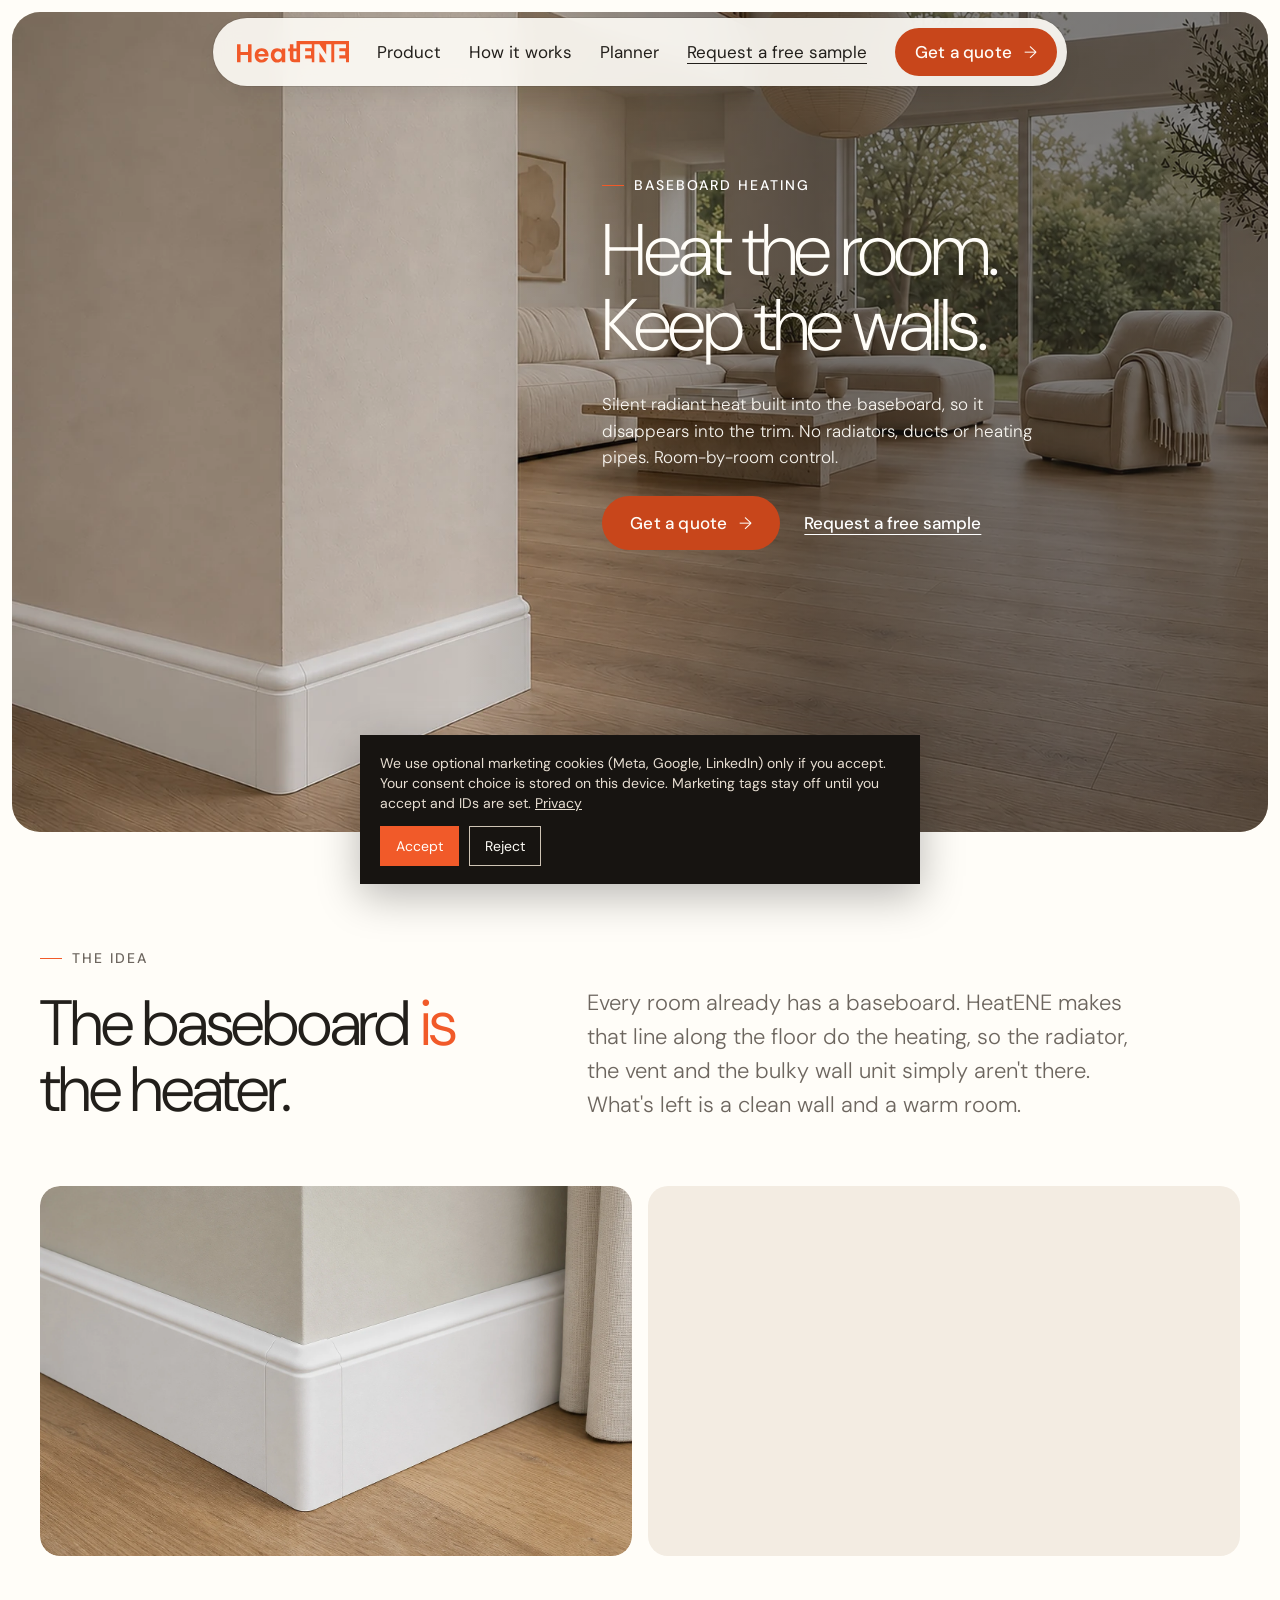
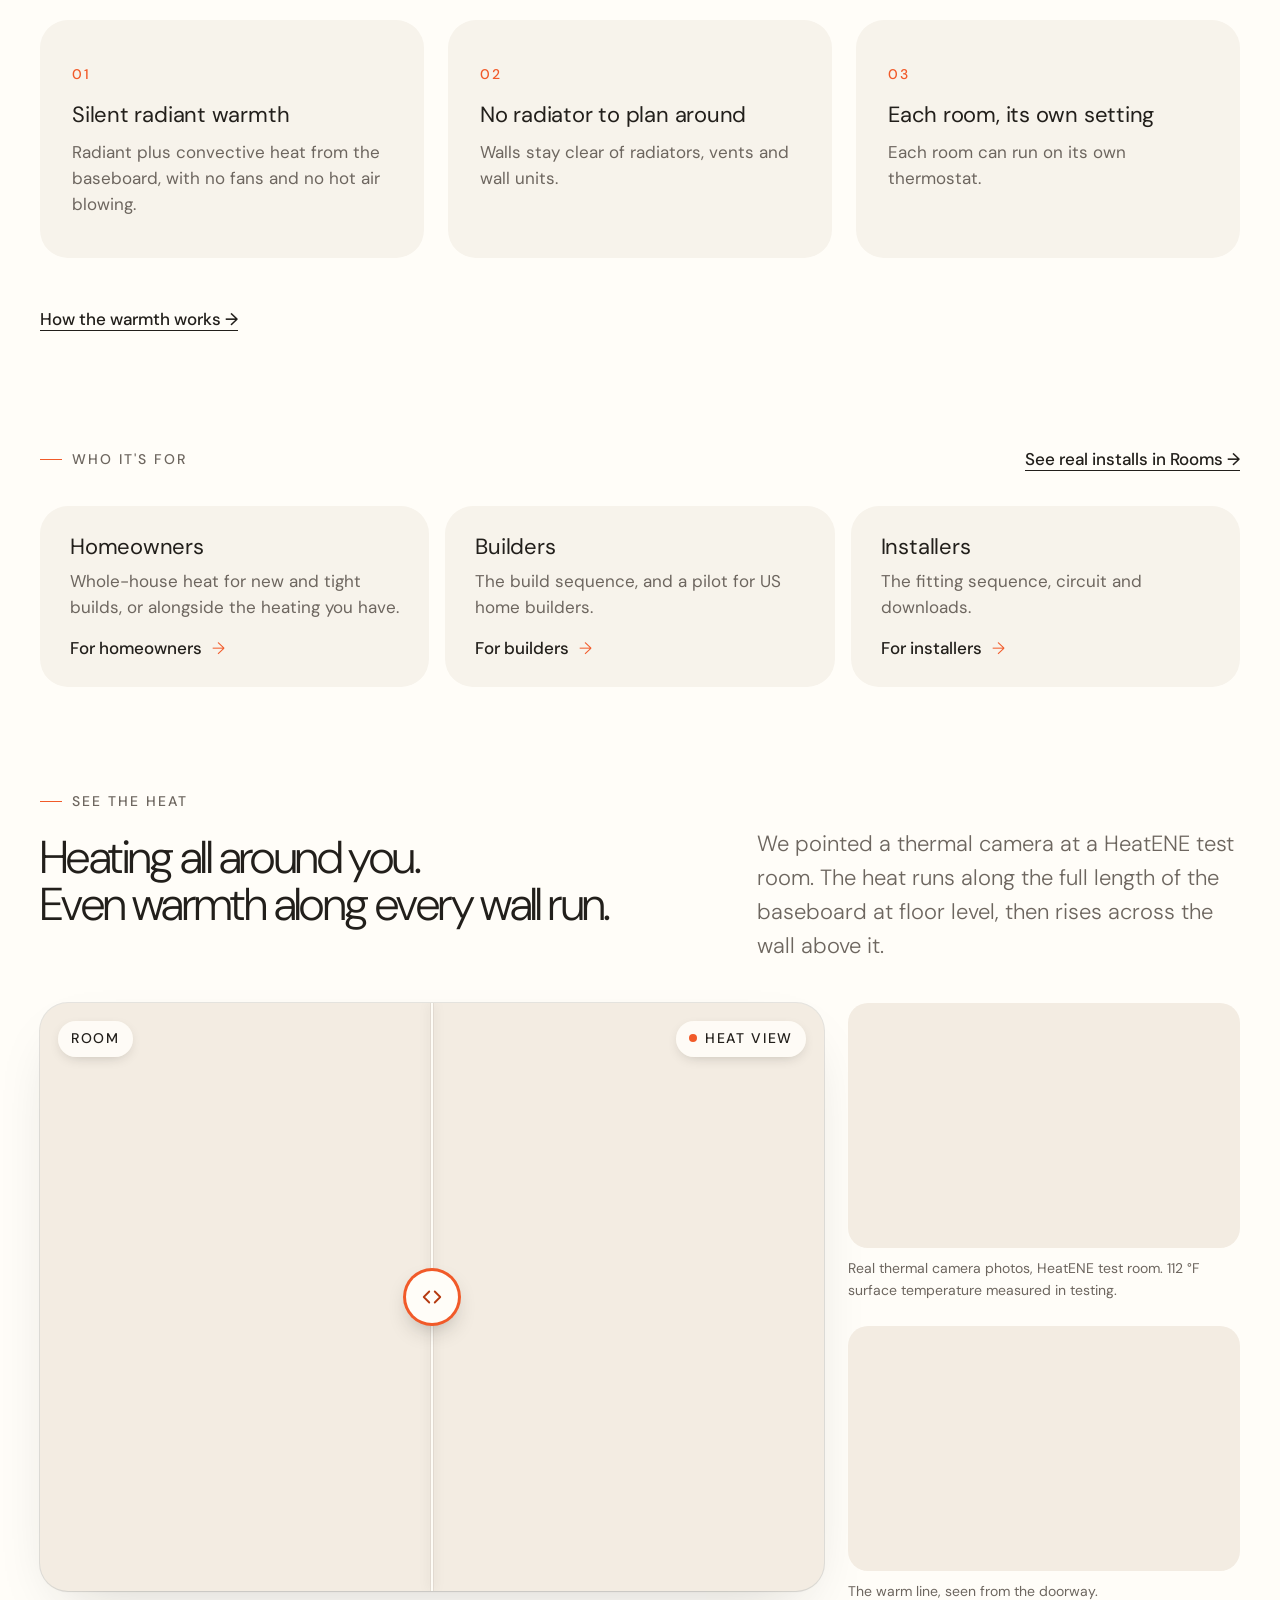
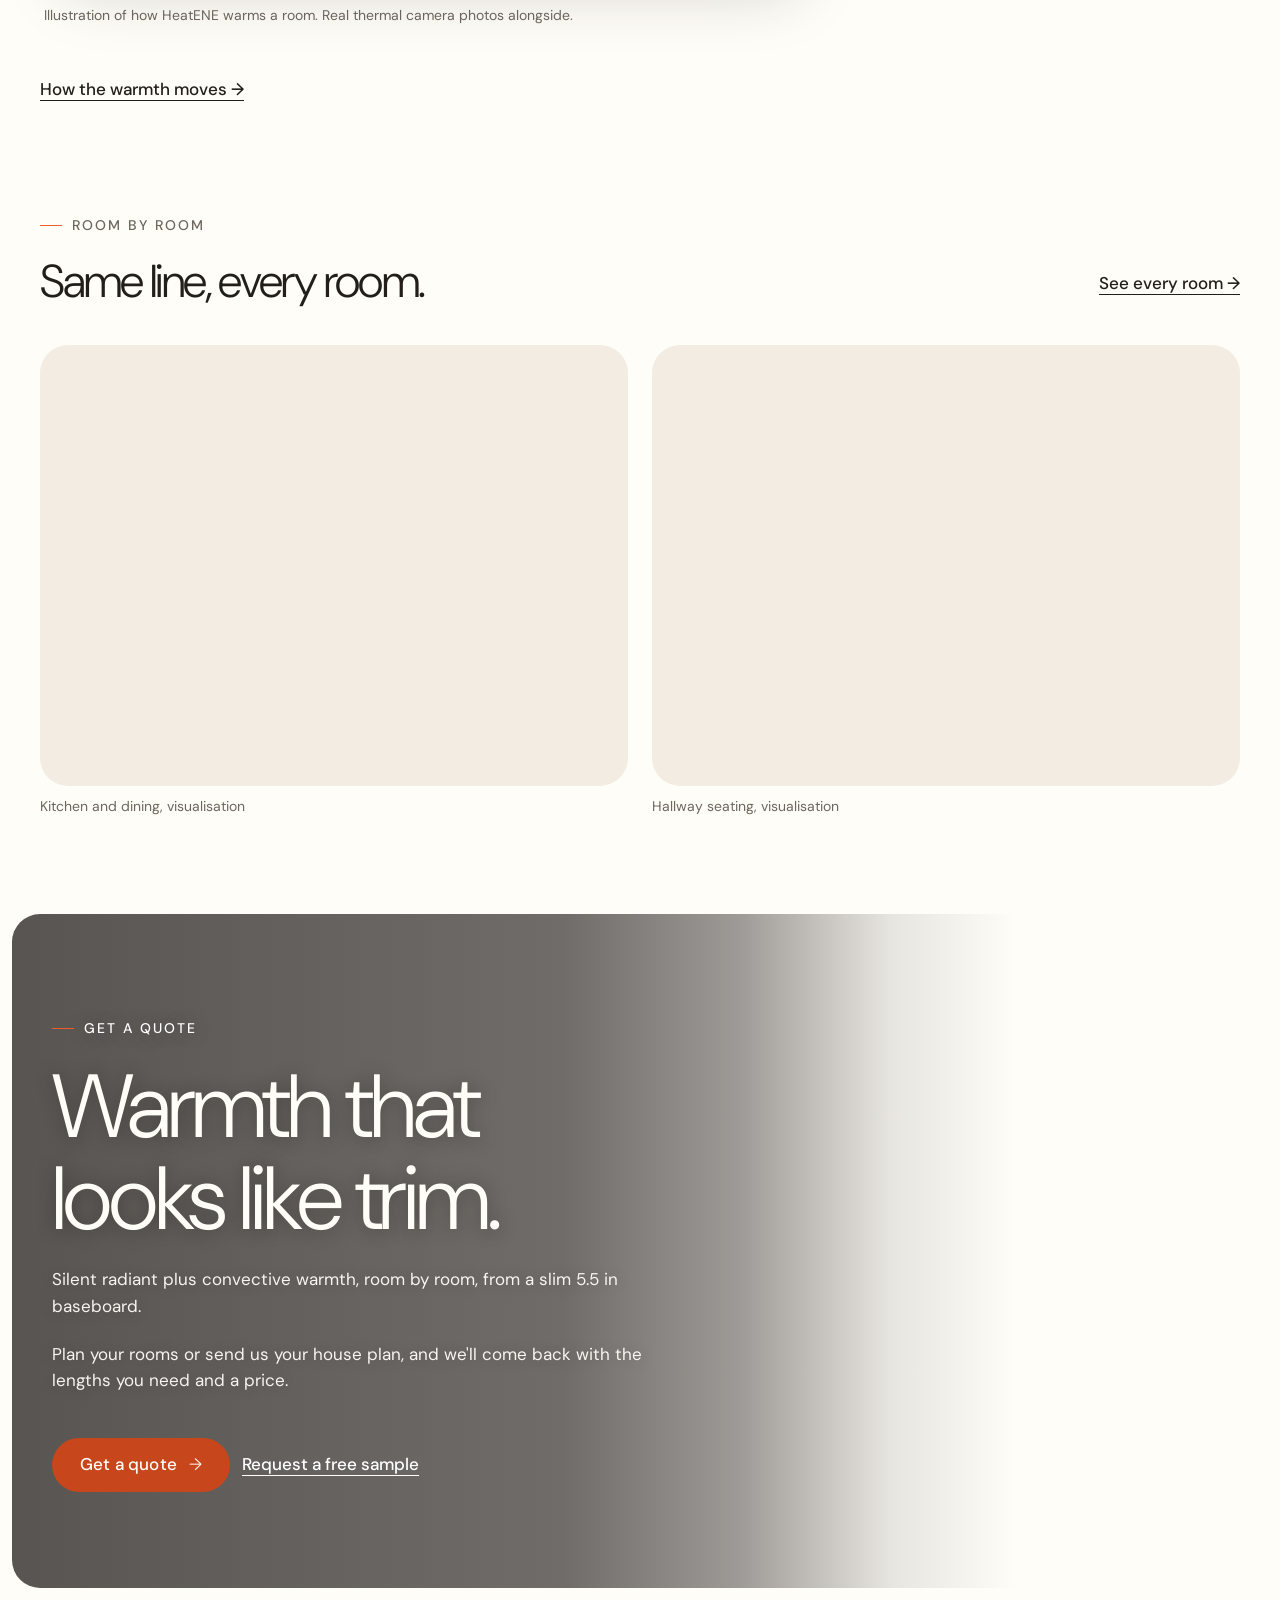
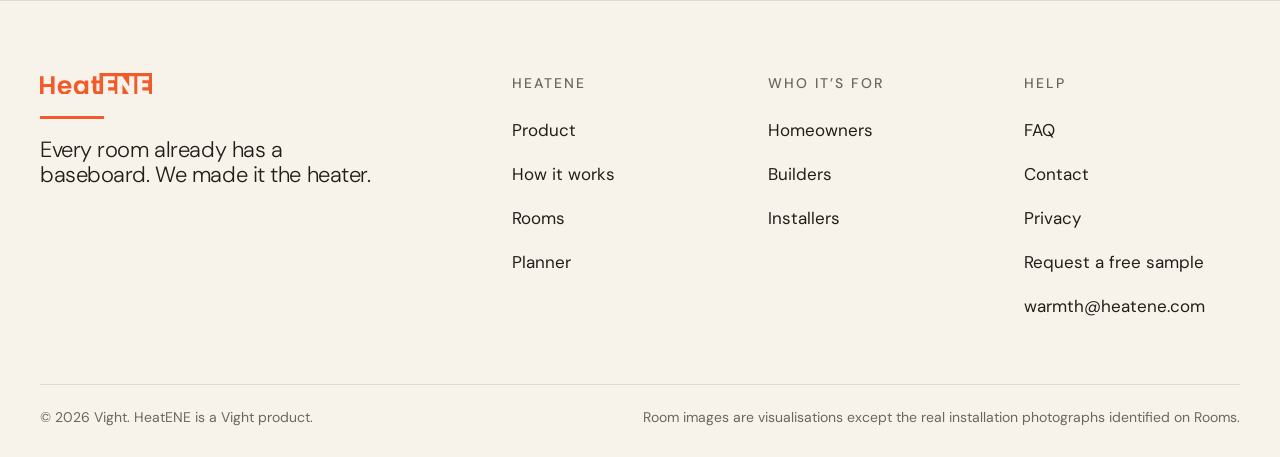
<file: about/index.html>
<!doctype html><html lang="en"><head><meta charset="utf-8"><link rel="icon" type="image/png" sizes="32x32" href="../assets/img/favicon-32.png"><link rel="apple-touch-icon" href="../assets/img/apple-touch-icon.png"><meta http-equiv="refresh" content="0; url=../index.html"><link rel="canonical" href="../index.html"><title>HeatENE</title></head><body><a href="../index.html">HeatENE home</a></body></html>
</file>
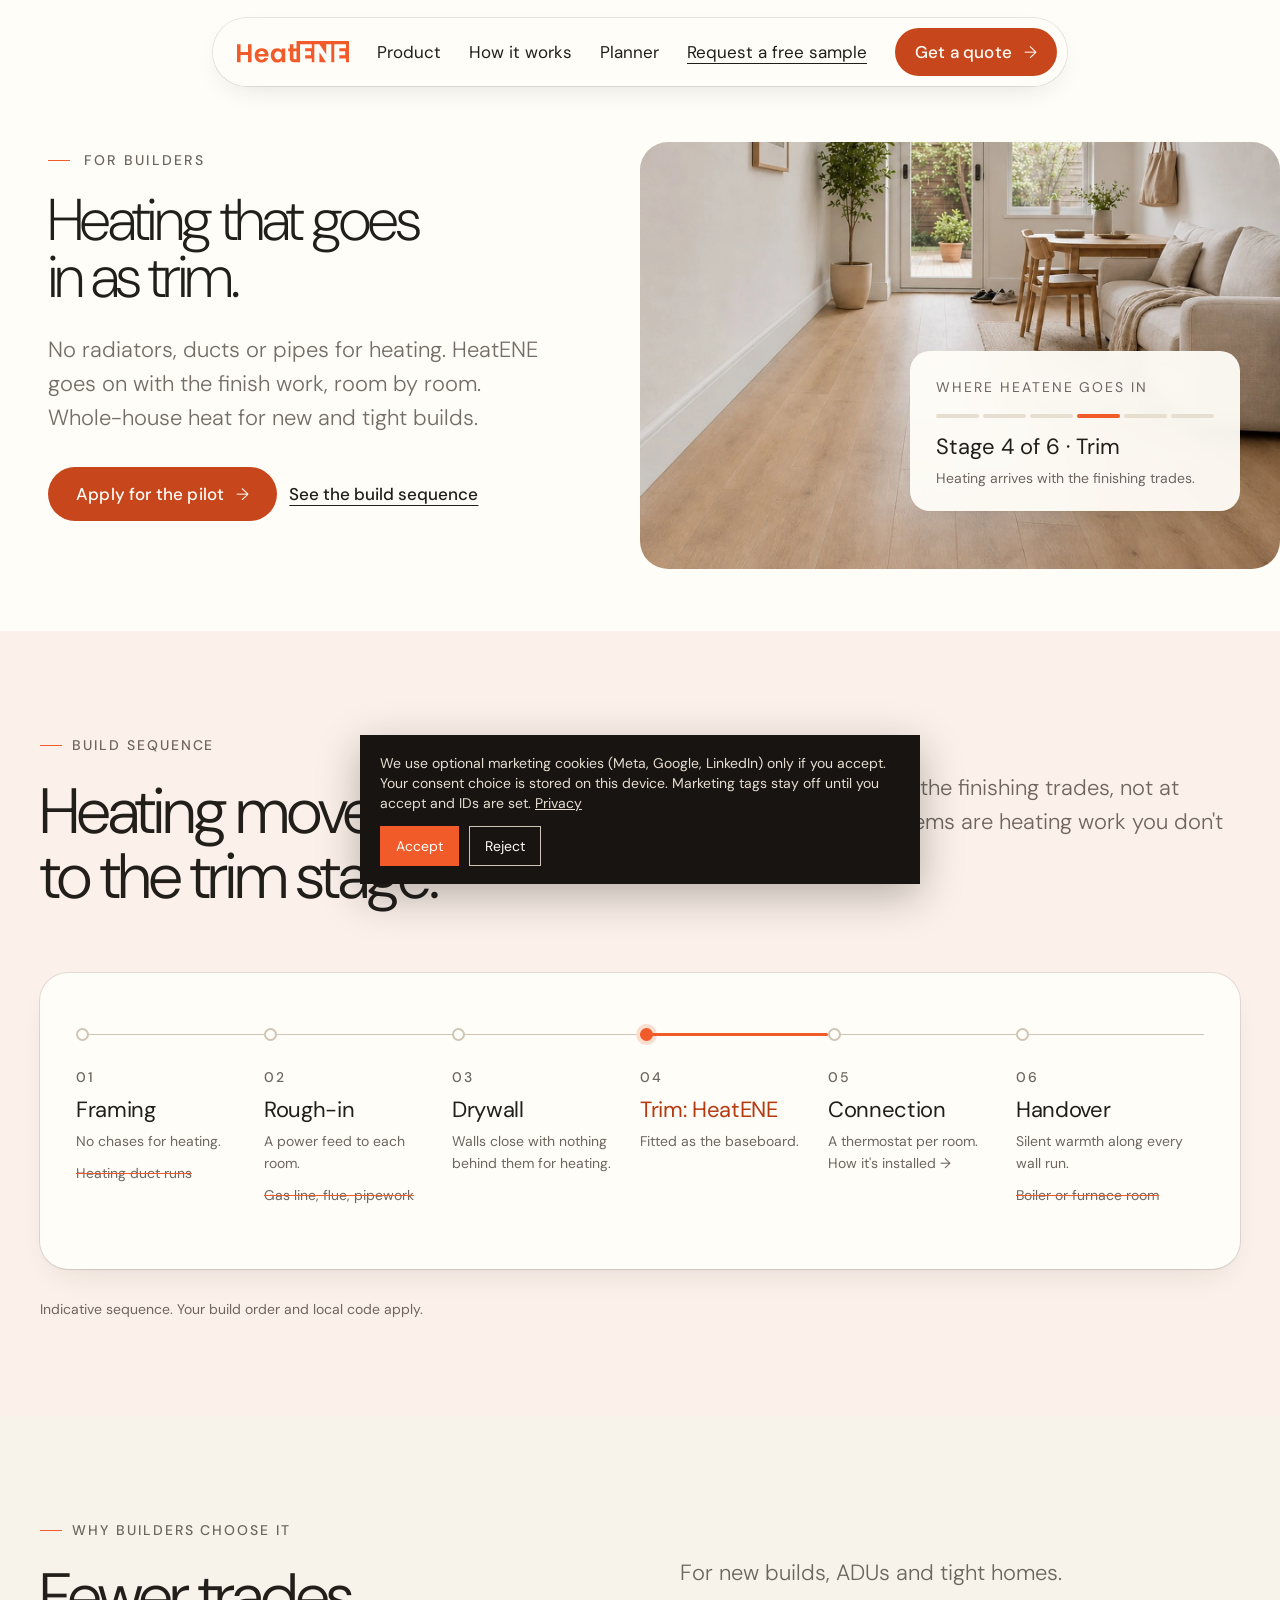
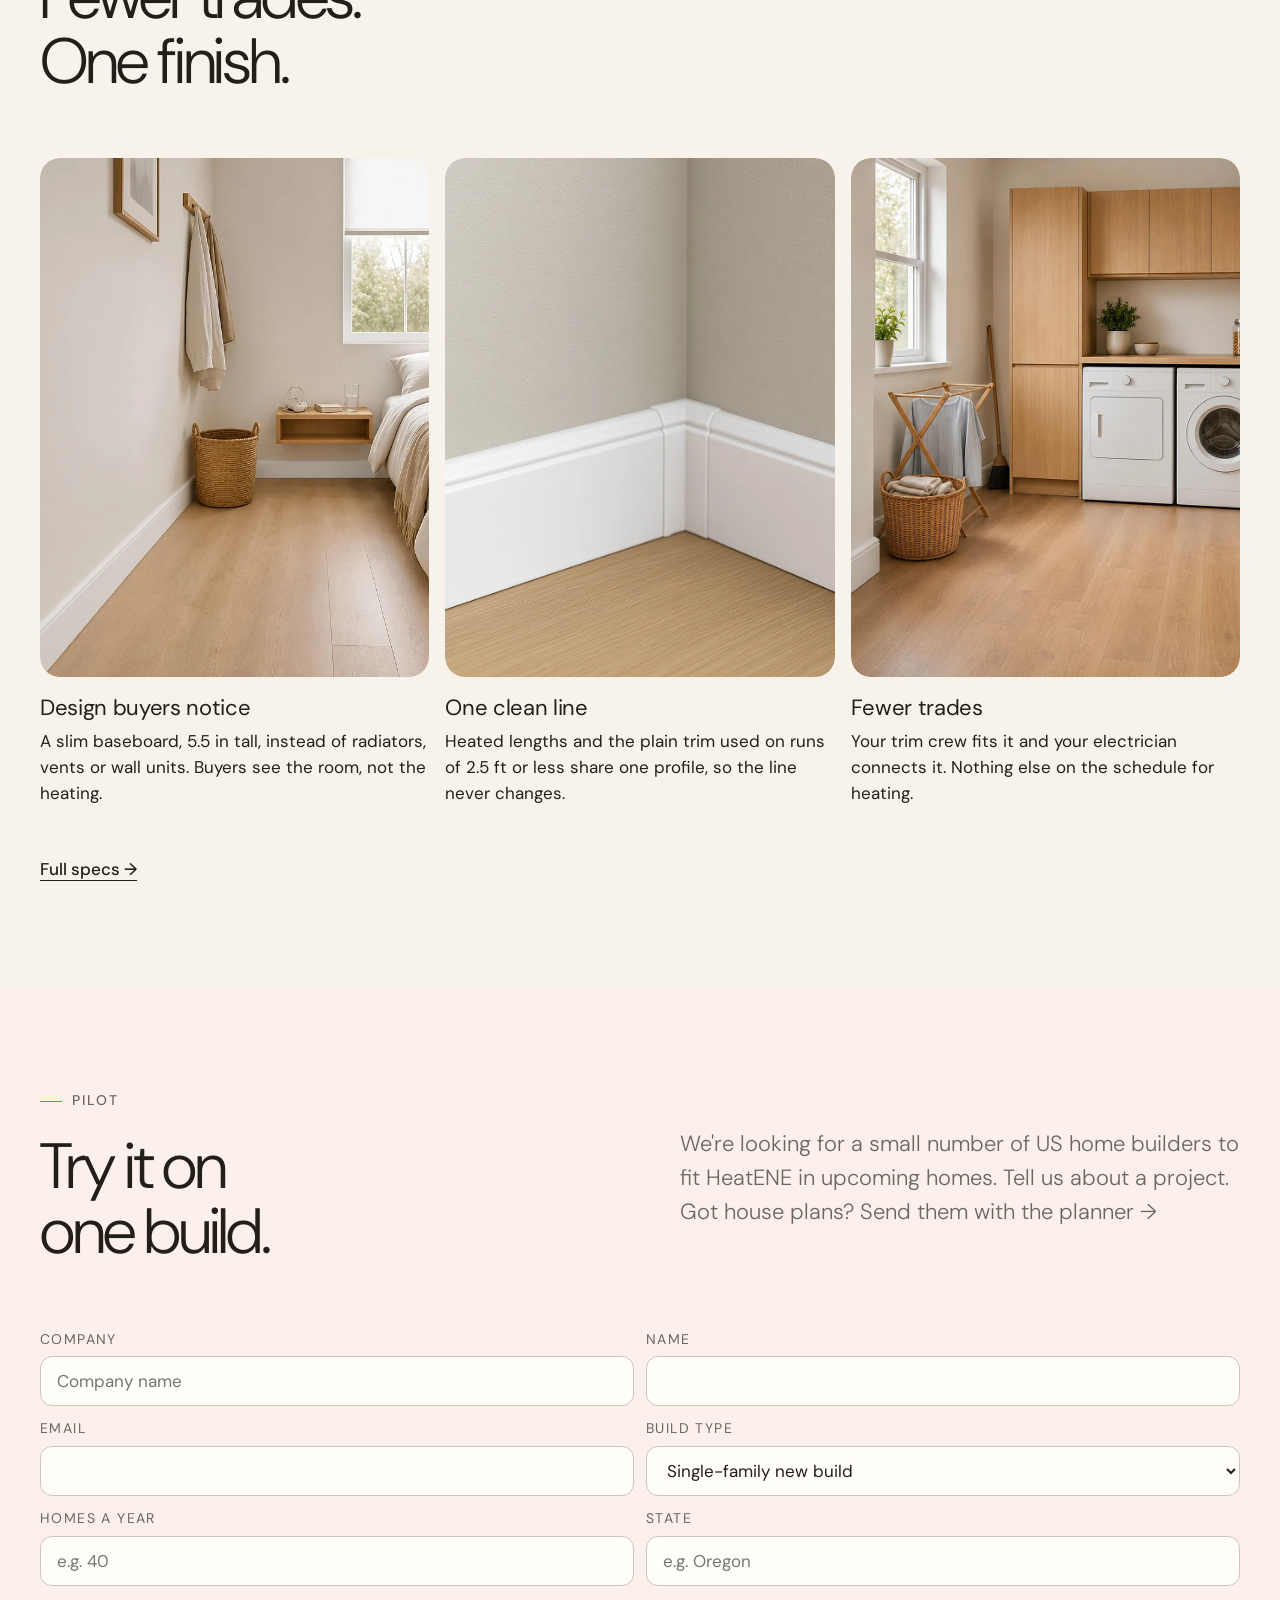
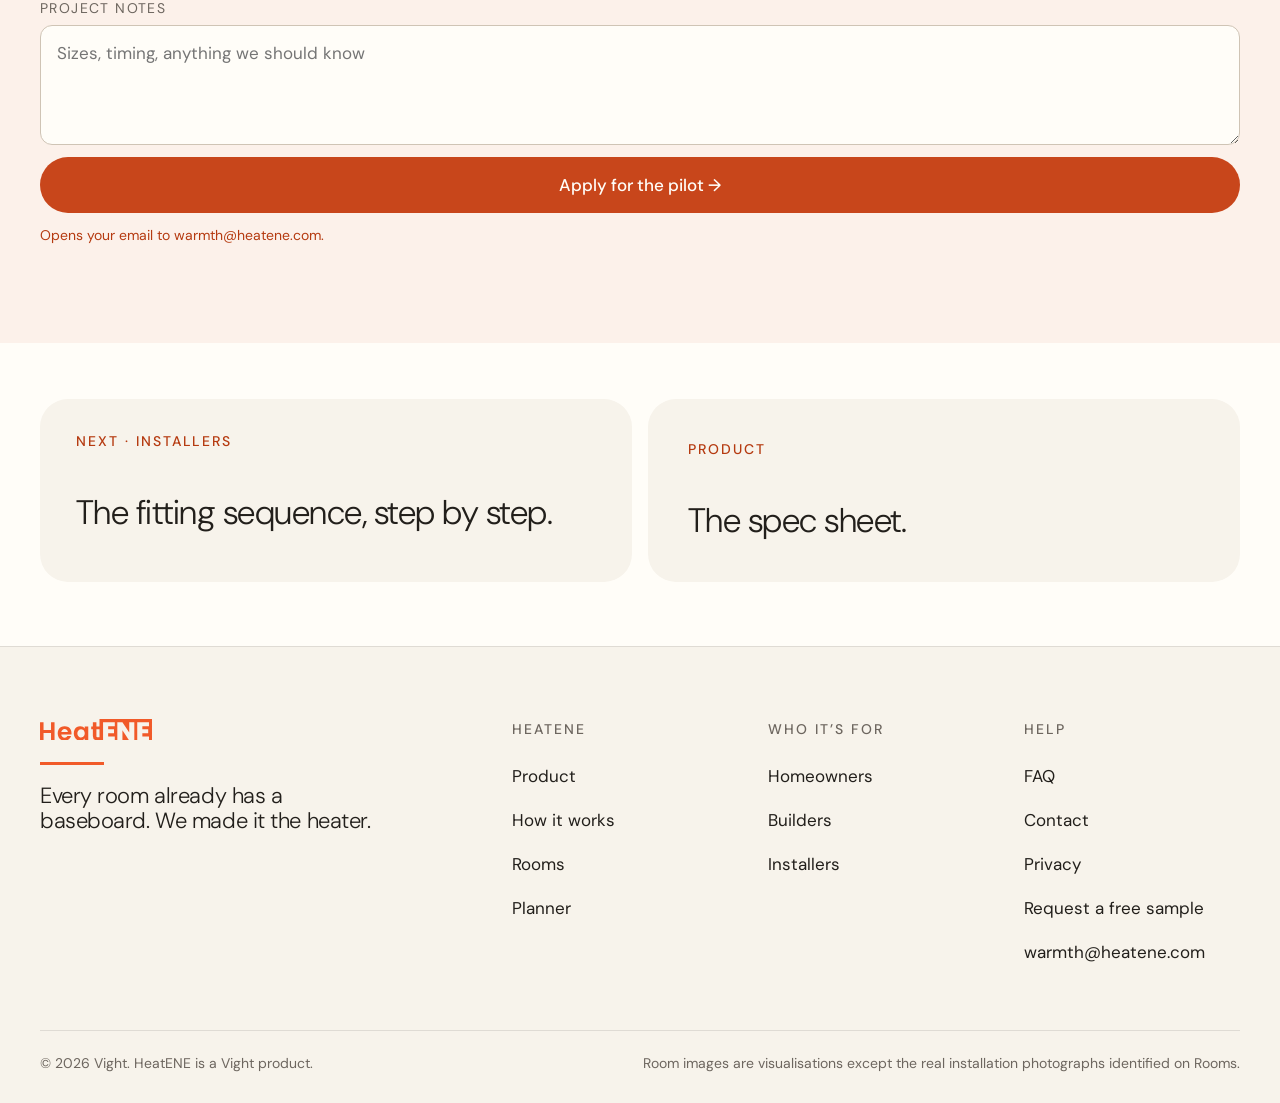
<file: builders/index.html>
<!doctype html><html lang="en"><head><meta charset="utf-8"><meta name="viewport" content="width=device-width,initial-scale=1"><title>Builders | HeatENE</title><meta property="og:title" content="Builders | HeatENE"><meta name="description" content="HeatENE is a slim 5.5 in baseboard heater: silent, 100% efficient radiant plus convective warmth, room by room, with even warmth along every wall run. Whole-house heat for new and tight builds; in existing homes, alongside your current heating."><meta property="og:description" content="HeatENE is a slim 5.5 in baseboard heater: silent, 100% efficient radiant plus convective warmth, room by room, with even warmth along every wall run. Whole-house heat for new and tight builds; in existing homes, alongside your current heating."><link rel="icon" type="image/png" sizes="32x32" href="../assets/img/favicon-32.png"><link rel="apple-touch-icon" href="../assets/img/apple-touch-icon.png"><link rel="canonical" href="https://www.heatene.com/builders/"><meta property="og:url" content="https://www.heatene.com/builders/"><meta property="og:type" content="website"><meta property="og:image" content="https://www.heatene.com/assets/img/og.jpg"><meta property="og:image:alt" content="HeatENE matt white skirting in a furnished room"><meta name="twitter:card" content="summary_large_image"><!-- Tracking pixels: paste IDs into assets/js/pixels.js. Loads only after cookie consent. Empty = inactive. -->
<style>
@font-face{font-family:"DM Sans";src:url(../assets/fonts/DMSans-Variable.ttf) format("truetype");font-weight:100 1000;font-display:swap}
:root{--o:#F15A29;--od:#D94718;--g:#171411;--ink:#221F1B;--mu:#6D665F;--ch:#F7F3EB;--pl:#E7DED2;--li:#CFC4B5;--wh:#FFFDF8}
*{box-sizing:border-box;margin:0;padding:0;border-radius:0}
html{scroll-behavior:smooth}
body{font-family:"DM Sans",system-ui,sans-serif;background:var(--wh);color:var(--ink);font-size:17px;line-height:1.55;-webkit-font-smoothing:antialiased}
a{color:inherit;text-decoration:none}img{display:block;width:100%;height:100%;object-fit:cover}
.lp{fill:#F15A29}.ld{fill:#FFFDF8}.logo{display:block;width:112px;height:auto}
.w{max-width:1320px;margin:0 auto;padding:0 40px}
.lab{display:inline-flex;align-items:center;gap:10px;font-size:14px;letter-spacing:.14em;text-transform:uppercase;color:var(--mu);font-weight:500}
.lab:before{content:"";width:22px;height:1px;background:var(--o)}
h1,h2,h3{font-weight:300;letter-spacing:-.035em;line-height:1.02}
h2{font-size:clamp(38px,5vw,72px)}
h3{font-size:22px;font-weight:400;letter-spacing:-.015em;line-height:1.2}
p.lead{font-size:22px;color:var(--mu);max-width:560px;font-weight:300}
.btn{display:inline-flex;align-items:center;gap:12px;height:52px;padding:0 26px;background:var(--g);color:var(--wh);font-size:17px;font-weight:500;letter-spacing:.01em}
.btn.o{background:var(--o)}.btn.line{background:transparent;color:var(--ink);box-shadow:inset 0 0 0 1px var(--ink)}
.btn:after{content:"→";font-weight:300}
section{padding:140px 0}
.tag{position:absolute;left:14px;bottom:14px;font-size:14px;letter-spacing:.14em;text-transform:uppercase;background:rgba(255,253,248,.86);color:var(--ink);padding:5px 9px;font-weight:500}
.tag.real{background:var(--g);color:var(--wh)}
.tag.real:before{content:"";display:inline-block;width:6px;height:6px;background:var(--o);margin-right:7px;vertical-align:1px}
.fig{position:relative;overflow:hidden;background:var(--pl)}
.ph{outline:1px dashed var(--o);outline-offset:-1px}
.chip{display:inline-block;font-size:14px;letter-spacing:.12em;text-transform:uppercase;color:var(--od);border:1px dashed var(--o);padding:3px 7px;font-weight:500}
/* the wall-floor line motif */
.rule{position:relative;height:1px;background:var(--li)}
.rule:before{content:"";position:absolute;left:0;top:-1px;width:64px;height:3px;background:var(--o)}

/* nav */
.nav{position:fixed;top:18px;left:50%;transform:translateX(-50%);z-index:20;display:flex;align-items:center;gap:34px;background:rgba(255,253,248,.92);backdrop-filter:blur(10px);padding:12px 12px 12px 22px;box-shadow:0 0 0 1px rgba(34,31,27,.08)}
.nav ul{display:flex;gap:26px;list-style:none;font-size:14px;white-space:nowrap}.nav .q{white-space:nowrap}
.nav ul a{color:var(--mu)}.nav ul a:hover{color:var(--ink)}
.nav .q{height:38px;padding:0 16px;font-size:14px}
/* hero */
.hero{position:relative;height:100vh;min-height:720px;max-height:980px;padding:0;overflow:hidden;background:var(--pl)}
.hero img{position:absolute;inset:0;width:100%;height:100%;object-fit:cover}
.hero:after{content:"";position:absolute;inset:0;background:linear-gradient(90deg,rgba(23,20,17,.38) 0%,rgba(23,20,17,.12) 45%,rgba(23,20,17,0) 65%),linear-gradient(180deg,rgba(23,20,17,0) 45%,rgba(23,20,17,.3) 100%)}
.hero .copy{position:absolute;left:0;right:0;bottom:56px;z-index:2;color:var(--wh)}
.hero h1{font-size:clamp(56px,7.6vw,124px);font-weight:250;max-width:900px}
.hero .row{display:flex;flex-direction:column;align-items:flex-start;gap:26px;margin-top:28px;max-width:560px}
.hero .row p{max-width:460px;font-size:17px;font-weight:300;opacity:.95}
.hero .tag{left:auto;right:40px;bottom:40px;z-index:3}
.hero .hl{position:absolute;z-index:2;left:0;bottom:0;width:100%;height:1px;background:rgba(255,253,248,.4)}
/* idea */
.idea .grid{display:grid;grid-template-columns:5fr 7fr;gap:80px;align-items:end}
.idea h2 em{font-style:normal;color:var(--o)}
.idea .pair{display:grid;grid-template-columns:1fr 1fr;gap:16px;margin-top:80px}
.idea .pair .fig{aspect-ratio:4/3}
.idea .cap{display:flex;justify-content:space-between;margin-top:14px;font-size:14px;color:var(--mu)}
/* readouts */
.reads{display:grid;grid-template-columns:repeat(4,1fr);border-top:1px solid var(--li);border-bottom:1px solid var(--li);margin-top:96px}
.reads div{padding:30px 28px 34px;border-left:1px solid var(--li)}.reads div:first-child{border-left:0;padding-left:0}
.reads b{display:block;font-size:34px;font-weight:300;letter-spacing:-.02em;margin-bottom:6px}
.reads span{font-size:14px;color:var(--mu)}
/* comfort */
.comfort{background:var(--ch)}
.comfort .top{display:flex;justify-content:space-between;align-items:end;gap:60px;margin-bottom:64px}
.three{display:grid;grid-template-columns:repeat(3,1fr);gap:16px}
.card .fig{aspect-ratio:4/5}
.card h3{margin-top:22px}.card p{margin-top:8px;color:var(--mu);font-size:17px;max-width:360px}
.card .n{font-size:14px;letter-spacing:.14em;color:var(--o);font-weight:500;margin-top:22px;display:block}
/* how */
.how .grid{display:grid;grid-template-columns:1fr 1fr;gap:80px;align-items:center}
.steps{margin-top:48px;border-top:1px solid var(--li)}
.steps li{list-style:none;display:grid;grid-template-columns:56px 1fr;padding:22px 0;border-bottom:1px solid var(--li)}
.steps li b{font-weight:400;color:var(--o);font-size:14px;letter-spacing:.1em;padding-top:3px}
.steps li h3{font-size:22px}.steps li p{color:var(--mu);font-size:17px;margin-top:4px}
.how .fig{aspect-ratio:3/4}
/* product */
.product{background:var(--g);color:var(--wh)}
.product .lab{color:#b8ada1}
.product p.lead{color:#c9bfb3}
.product .grid{display:grid;grid-template-columns:7fr 5fr;grid-template-rows:640px;gap:16px;margin-top:64px}
.product .big{height:100%}
.product .stack{display:grid;grid-template-rows:1fr 1fr;gap:16px}
.product .specs{display:grid;grid-template-columns:repeat(3,1fr);margin-top:64px;border-top:1px solid #3b352f}
.product .specs div{padding:24px 24px 0 0}
.product .specs dt{font-size:14px;letter-spacing:.12em;text-transform:uppercase;color:#9d9287}
.product .specs dd{font-size:22px;font-weight:300;margin-top:6px}
.product .chip{color:#ff8c63;border-color:#ff8c63}
.product .tag{background:rgba(255,253,248,.9)}.product .tag.real{background:var(--g);color:var(--wh)}
/* rooms */
.rooms .top{display:flex;justify-content:space-between;align-items:end;margin-bottom:56px;gap:40px}
.gal{display:grid;grid-template-columns:repeat(12,1fr);grid-auto-rows:120px;gap:16px}
.gal .fig img{width:100%;height:100%;object-fit:cover;display:block}
.gal .fig:nth-child(1){grid-column:span 7;grid-row:span 5}
.gal .fig:nth-child(2){grid-column:span 5;grid-row:span 5}
.gal .fig:nth-child(3),.gal .fig:nth-child(4),.gal .fig:nth-child(5){grid-column:span 4;grid-row:span 4}
.gal .fig:nth-child(6){grid-column:span 5;grid-row:span 4}
.gal .fig:nth-child(7){grid-column:span 7;grid-row:span 4}
.gnote{margin-top:18px;font-size:14px;color:var(--mu)}
.gal .cap{position:absolute;right:14px;bottom:14px;color:var(--wh);font-size:14px;text-shadow:0 1px 8px rgba(0,0,0,.35)}
/* real installs strip */
.real{padding-top:0}
.real .strip{display:grid;grid-template-columns:repeat(3,1fr);gap:16px;margin-top:40px}
.real .strip .fig{aspect-ratio:3/4}
/* trade */
.trade{background:var(--pl)}
.trade .grid{display:grid;grid-template-columns:6fr 6fr;gap:80px;align-items:start}
.trade .fig{aspect-ratio:4/3}
.trade ul{list-style:none;margin:40px 0 44px;border-top:1px solid var(--li)}
.trade ul li{padding:18px 0;border-bottom:1px solid var(--li);display:grid;grid-template-columns:200px 1fr;gap:20px;font-size:17px}
.trade ul li b{font-weight:500}
.trade ul li span{color:var(--mu)}
.trade .acts{display:flex;gap:12px;flex-wrap:wrap}
/* faq */
.faq .grid{display:grid;grid-template-columns:4fr 8fr;gap:80px}
details{border-bottom:1px solid var(--li);padding:24px 0}
details:first-child{border-top:1px solid var(--li)}
summary{list-style:none;cursor:pointer;font-size:22px;font-weight:400;letter-spacing:-.01em;display:flex;justify-content:space-between}
summary::-webkit-details-marker{display:none}
summary:after{content:"+";color:var(--o);font-weight:300}
details[open] summary:after{content:"–"}
details p{color:var(--mu);margin-top:12px;max-width:680px}
/* cta */
.cta{position:relative;padding:0;min-height:640px;color:var(--wh);overflow:hidden}
.cta img{position:absolute;inset:0}
.cta:before{content:"";position:absolute;inset:0;background:rgba(23,20,17,.48);z-index:1}
.cta .w{position:relative;z-index:2;padding-top:150px;padding-bottom:110px}
.cta h2{font-size:clamp(48px,7vw,108px);max-width:900px}
.cta .acts{display:flex;gap:12px;margin-top:44px;flex-wrap:wrap}
.cta .btn.line{color:var(--wh);box-shadow:inset 0 0 0 1px var(--wh)}
.cta p{margin-top:22px;opacity:.85}
.cta .tag{z-index:3}
footer{background:var(--g);color:#b8ada1;font-size:14px}
footer .w{display:flex;justify-content:space-between;align-items:center;padding-top:36px;padding-bottom:36px;gap:20px}
/* audience split */
.aud{padding:0;background:var(--wh)}
.aud .row3{display:grid;grid-template-columns:repeat(3,1fr);border-bottom:1px solid var(--li)}
.aud a.c{display:flex;flex-direction:column;gap:14px;padding:44px 40px 40px;border-left:1px solid var(--li);transition:background .2s}
.aud a.c:first-child{border-left:0}
.aud a.c:hover{background:var(--ch)}
.aud .k{font-size:14px;letter-spacing:.14em;text-transform:uppercase;color:var(--o);font-weight:500}
.aud h3{font-size:34px;font-weight:300;letter-spacing:-.025em}
.aud p{color:var(--mu);font-size:17px;max-width:360px}
.aud .go{margin-top:auto;padding-top:14px;font-size:17px;font-weight:500;display:flex;align-items:center;gap:10px}
.aud .go:after{content:"→";font-weight:300;color:var(--o)}
/* how it fits */
.fits{background:var(--ch)}
.fits .grid{display:grid;grid-template-columns:5fr 7fr;gap:80px;align-items:center}
.fits ul{list-style:none;margin-top:36px;border-top:1px solid var(--li)}
.fits li{display:grid;grid-template-columns:36px 1fr;padding:18px 0;border-bottom:1px solid var(--li);font-size:17px}
.fits li i{display:block;width:20px;height:3px;background:var(--o);margin-top:11px}
.fits li i.t{width:10px;height:10px;background:var(--g);margin-top:7px}
.fits li i.hp{width:22px;height:10px;background:transparent;outline:1.5px dashed var(--mu);margin-top:7px}
.fits li b{font-weight:500}.fits li span{color:var(--mu)}
.fits .pair{margin-top:28px;padding:18px 20px;background:var(--wh);font-size:17px;color:var(--mu);border-left:3px solid var(--li)}
.fits .pair b{color:var(--ink);font-weight:500}
.plan{background:var(--wh);padding:28px;box-shadow:0 0 0 1px var(--li)}
.plan svg{display:block;width:100%;height:auto}
.plan .pc{display:flex;justify-content:space-between;margin-top:14px;font-size:14px;color:var(--mu)}
/* comparison */
.cmp .top{display:flex;justify-content:space-between;align-items:end;gap:60px;margin-bottom:56px}
.tbl{overflow-x:auto;-webkit-overflow-scrolling:touch}
.tbl table{width:100%;min-width:1080px;border-collapse:collapse;font-size:17px}
.tbl th,.tbl td{text-align:left;vertical-align:top;padding:16px 14px;border-bottom:1px solid var(--li)}
.tbl thead th{font-size:14px;letter-spacing:.1em;text-transform:uppercase;color:var(--mu);font-weight:500;border-bottom:1px solid var(--ink)}
.tbl tbody th{font-weight:500;width:150px;color:var(--ink)}
.tbl td{color:var(--mu)}
.tbl .h{background:var(--ch);color:var(--ink)}
.tbl thead th.h{color:var(--ink);box-shadow:inset 0 3px 0 var(--o)}
.tbl .y:before{content:"";display:inline-block;width:8px;height:8px;background:var(--o);margin-right:8px;vertical-align:1px}
.energy{display:grid;grid-template-columns:5fr 7fr;gap:60px;margin-top:64px;padding-top:40px;border-top:1px solid var(--li)}
.energy h3{font-size:34px;font-weight:300}
.energy p{color:var(--mu);margin-bottom:14px}
.energy .nums{display:grid;grid-template-columns:1fr 1fr;gap:16px;margin:8px 0 18px}
.energy .nums div{background:var(--ch);padding:22px}
.energy .nums b{display:block;font-size:34px;font-weight:300;letter-spacing:-.02em}
.energy .nums span{font-size:14px;color:var(--mu)}
.fn{font-size:14px;color:var(--mu);margin-top:22px;max-width:980px;line-height:1.5}
/* planner */
.planner{background:var(--g);color:var(--wh)}
.planner .lab{color:#b8ada1}.planner p.lead{color:#c9bfb3}
.planner .top{display:flex;justify-content:space-between;align-items:end;gap:60px;margin-bottom:48px}
.pl{display:grid;grid-template-columns:8fr 4fr;gap:16px;align-items:start}
.pl .rooms-in{background:#211d19;padding:24px}
.pl .hd,.pl .rm{display:grid;grid-template-columns:1.8fr .8fr .8fr .7fr .9fr 36px;gap:8px;align-items:center}
.pl .hd{font-size:14px;letter-spacing:.1em;text-transform:uppercase;color:#9d9287;padding-bottom:10px;border-bottom:1px solid #3b352f}
.pl .rm{padding:10px 0;border-bottom:1px solid #3b352f}
.pl input,.pl select{width:100%;height:40px;background:#171411;color:var(--wh);border:1px solid #4a433c;padding:0 10px;font:inherit;font-size:17px;border-radius:0}
.pl input:focus{outline:2px solid var(--o);outline-offset:-2px;border-color:transparent}
.pl .x{height:40px;background:none;border:1px solid #4a433c;color:#b8ada1;cursor:pointer;font-size:17px}
.pl .x:hover{color:var(--wh);border-color:var(--o)}
.pl .tools{display:flex;gap:12px;align-items:center;justify-content:space-between;margin-top:18px;flex-wrap:wrap}
.pl .add{height:44px;padding:0 18px;background:transparent;color:var(--wh);border:1px solid #6d665f;font:inherit;font-size:17px;cursor:pointer}
.pl .add:hover{border-color:var(--o)}
.pl .dw{display:flex;gap:10px;align-items:center;font-size:14px;color:#b8ada1}.pl .dw input{width:70px}
.pl .out{background:var(--wh);color:var(--ink);padding:28px}
.pl .big{font-size:64px;font-weight:250;letter-spacing:-.04em;line-height:1}
.pl .big small{font-size:22px;letter-spacing:0;color:var(--mu);margin-left:6px}
.pl dl{margin-top:22px;border-top:1px solid var(--li)}
.pl dl div{display:flex;justify-content:space-between;padding:11px 0;border-bottom:1px solid var(--li);font-size:17px}
.pl dt{color:var(--mu)}.pl dd{font-weight:500}
.pl .price{margin-top:18px;padding:14px 16px}
.pl .price b{font-size:22px;font-weight:300;display:block;margin-top:6px}
.pl .note{font-size:14px;color:var(--mu);margin-top:14px;line-height:1.5}
.pl .soon{margin-top:14px;font-size:14px;display:flex;justify-content:space-between;color:var(--mu)}
.pl .per{margin-top:18px;font-size:14px;color:#b8ada1}
.pl .per table{width:100%;border-collapse:collapse}.pl .per td,.pl .per th{padding:6px 4px;text-align:right;border-bottom:1px solid #3b352f}.pl .per th{font-weight:500;color:#9d9287;font-size:14px;letter-spacing:.08em;text-transform:uppercase}.pl .per td:first-child,.pl .per th:first-child{text-align:left}
.send{margin-top:16px;background:#211d19;padding:28px;display:grid;grid-template-columns:4fr 8fr;gap:40px}
.send h3{font-size:34px;font-weight:300}
.send p{color:#b8ada1;font-size:17px;margin-top:8px}
.send form{display:grid;grid-template-columns:1fr 1fr;gap:10px}
.send label{font-size:14px;letter-spacing:.1em;text-transform:uppercase;color:#9d9287;display:flex;flex-direction:column;gap:6px}
.send .full{grid-column:span 2}
.send input,.send select{height:44px;background:#171411;color:var(--wh);border:1px solid #4a433c;padding:0 12px;font:inherit;font-size:17px;border-radius:0}
.send button{height:52px;background:var(--o);color:var(--wh);border:0;font:inherit;font-weight:500;font-size:17px;cursor:pointer}
.send .draft{font-size:14px;color:#ff8c63;margin-top:4px}
.planner .chip{color:#ff8c63;border-color:#ff8c63}
/* builders */
.builders{background:var(--pl)}
.builders .grid{display:grid;grid-template-columns:6fr 6fr;gap:80px;align-items:start}
.builders .fig{aspect-ratio:4/3}
.builders ul{list-style:none;margin:36px 0 0;border-top:1px solid var(--li)}
.builders ul li{padding:18px 0;border-bottom:1px solid var(--li);display:grid;grid-template-columns:220px 1fr;gap:20px;font-size:17px}
.builders ul li b{font-weight:500}.builders ul li span{color:var(--mu)}
.pilot{margin-top:16px;background:var(--wh);padding:26px}
.pilot h3{font-size:22px;font-weight:400}
.pilot p{color:var(--mu);font-size:17px;margin-top:6px}
.pilot form{display:grid;grid-template-columns:1fr 1fr;gap:10px;margin-top:18px}
.pilot label{font-size:14px;letter-spacing:.1em;text-transform:uppercase;color:var(--mu);display:flex;flex-direction:column;gap:6px}
.pilot input,.pilot select{height:44px;border:1px solid var(--li);background:var(--wh);padding:0 12px;font:inherit;font-size:17px;color:var(--ink);border-radius:0}
.pilot .full{grid-column:span 2}
.pilot button{height:52px;background:var(--g);color:var(--wh);border:0;font:inherit;font-weight:500;font-size:17px;cursor:pointer}
.pilot .draft{font-size:14px;color:var(--od)}
/* sample */
.sample{padding:0;background:var(--g);color:var(--wh)}
.sample .grid{display:grid;grid-template-columns:5fr 7fr;align-items:stretch}
.sample .fig{min-height:420px}
.sample .tx{padding:80px 64px;display:flex;flex-direction:column;justify-content:center;gap:18px}
.sample .lab{color:#b8ada1}
.sample h2{font-size:clamp(36px,4vw,56px)}
.sample p{color:#c9bfb3;max-width:520px}
.sample .chip{color:#ff8c63;border-color:#ff8c63;align-self:flex-start}
@media (max-width:900px){
 .aud .row3{grid-template-columns:1fr}.aud a.c{border-left:0;border-top:1px solid var(--li);padding:30px 22px}
 .fits .grid,.energy,.builders .grid,.sample .grid,.send{grid-template-columns:1fr;gap:32px}
 .cmp .top,.planner .top{flex-direction:column;align-items:flex-start;gap:20px}
 .plan{padding:14px}
 .pl{grid-template-columns:1fr}
 .pl .hd{display:none}
 .pl .rm{grid-template-columns:1fr 1fr 1fr;gap:8px;padding:14px 0}
 .pl .rm>*:first-child{grid-column:span 3}
 .pl .rm label.m{display:flex;flex-direction:column;gap:4px;font-size:14px;letter-spacing:.08em;text-transform:uppercase;color:#9d9287}
 .send form,.pilot form{grid-template-columns:1fr}.send .full,.pilot .full{grid-column:auto}
 .builders ul li{grid-template-columns:1fr;gap:4px}
 .energy .nums{grid-template-columns:1fr}
 .sample .tx{padding:48px 22px}
}
@media (min-width:901px){.pl .rm label.m span{display:none}}

@media (max-width:900px){
 .w{padding:0 22px}section{padding:88px 0}
 .nav{left:12px;right:12px;transform:none;top:12px;gap:12px;justify-content:space-between}.nav ul{display:none}
 .hero{min-height:640px}.hero img{object-position:28% 55%}.hero .copy{bottom:34px}.hero h1{font-size:54px}.hero .row{flex-direction:column;align-items:flex-start;gap:22px}.hero .row p{font-size:17px}.hero .tag{right:12px;bottom:auto;top:76px}
 .idea .grid,.how .grid,.trade .grid,.faq .grid,.product .grid{grid-template-columns:1fr;gap:36px}
 .idea .pair{grid-template-columns:1fr;margin-top:48px}
 .reads{grid-template-columns:1fr 1fr}.reads div:nth-child(3){border-left:0;padding-left:0}.reads div{border-top:1px solid var(--li)}
 .comfort .top,.rooms .top{flex-direction:column;align-items:flex-start}
 .three{grid-template-columns:1fr;gap:40px}.real .strip{grid-template-columns:1fr 1fr}
 .gal{grid-template-columns:1fr 1fr;grid-auto-rows:auto;gap:10px}.gal .fig:nth-child(n){grid-column:span 1;grid-row:auto;aspect-ratio:4/5}.gal .fig:nth-child(1),.gal .fig:nth-child(6),.gal .fig:nth-child(7){grid-column:span 2;aspect-ratio:4/3}.gal .cap{font-size:14px;left:10px;right:auto;bottom:10px;text-shadow:0 1px 6px rgba(0,0,0,.55)}.gal .tag{left:8px;bottom:8px;font-size:14px;padding:4px 6px}
 .product .specs{grid-template-columns:1fr}.product .grid{grid-template-rows:auto}.product .big{aspect-ratio:4/3;height:auto}.product .stack{grid-template-rows:none;grid-template-columns:1fr 1fr}.product .stack .fig{aspect-ratio:3/4}
 .trade ul li{grid-template-columns:1fr;gap:4px}
}
.real .strip{grid-template-columns:repeat(3,1fr)}
.real .strip .fig{border-radius:20px}
.real .strip .tag{top:14px;bottom:auto;display:inline-flex;align-items:center}
.real .strip .tag:before{flex:none}
.real .strip .fig img{width:100%;height:100%;object-fit:cover;display:block;border-radius:inherit}
@media (max-width:900px){.real .strip{grid-template-columns:1fr 1fr;gap:12px;margin-top:28px}.real .strip .fig:first-child{grid-column:1/-1;aspect-ratio:4/3}.real .strip .tag{left:8px;right:auto;top:8px;bottom:auto;width:max-content;max-width:calc(100% - 16px);font-size:14px;letter-spacing:.08em;padding:4px 8px;line-height:1.35}}
.pl .wnote{margin-top:10px;font-size:14px;color:var(--mu);line-height:1.45}
.pl .per table{min-width:520px}
/* ===== inner pages (shared) ===== */
.nav .cur{color:var(--ink);box-shadow:inset 0 -1px 0 var(--o)}
.nav .mb{display:none;height:38px;padding:0 14px;background:transparent;border:1px solid var(--li);font:inherit;font-size:14px;color:var(--ink);cursor:pointer}
.mnav{display:none;position:fixed;top:76px;left:12px;right:12px;z-index:19;background:var(--wh);box-shadow:0 0 0 1px var(--li);padding:10px 22px 18px}
.mnav a{display:flex;justify-content:space-between;padding:13px 0;border-bottom:1px solid var(--pl);font-size:17px}
.mnav a:after{content:"→";color:var(--o)}
.mnav.open{display:block}
@media (max-width:1180px){.nav ul{display:none}.nav .mb{display:inline-block}.nav{gap:12px}}
/* footer, site version */
footer.site{padding:0}
footer.site .fw{max-width:1320px;margin:0 auto;padding:72px 40px 28px}
footer.site .cols{display:grid;grid-template-columns:4fr 2fr 2fr 2fr 2fr;gap:40px;padding-bottom:56px;border-bottom:1px solid #3b352f}
footer.site h4{font-size:14px;letter-spacing:.14em;text-transform:uppercase;color:#7d746a;font-weight:500;margin-bottom:14px}
footer.site .cols a{display:block;padding:5px 0;color:#d8cfc4;font-size:17px}
footer.site .cols a:hover{color:var(--wh)}
footer.site .big{font-size:34px;font-weight:300;color:var(--wh);letter-spacing:-.02em;line-height:1.15;margin-top:22px;max-width:360px}
footer.site .line{position:relative;height:1px;background:#3b352f;margin:0}
footer.site .base{display:flex;justify-content:space-between;gap:24px;padding-top:22px;font-size:14px;color:#9d9287;flex-wrap:wrap}
/* page hero shell */
.xh{position:relative;padding:0;overflow:hidden;color:var(--wh);background:var(--g)}
.xh .bg{position:absolute;inset:0}
.xh .bg:after{content:"";position:absolute;inset:0;background:linear-gradient(90deg,rgba(23,20,17,.5) 0%,rgba(23,20,17,.18) 50%,rgba(23,20,17,0) 72%),linear-gradient(180deg,rgba(23,20,17,.1) 0%,rgba(23,20,17,0) 40%,rgba(23,20,17,.42) 100%)}
.xh .in{position:relative;z-index:2;max-width:1320px;margin:0 auto;padding:0 40px}
.xh .idx{font-size:14px;letter-spacing:.16em;text-transform:uppercase;font-weight:500;display:flex;gap:14px;align-items:center;color:rgba(255,253,248,.85)}
.xh .idx b{color:var(--o);font-weight:500}
.xh .idx:before{content:"";width:22px;height:1px;background:var(--o)}
.xh h1{font-size:clamp(54px,7.4vw,120px);font-weight:250;letter-spacing:-.045em;line-height:.98;margin-top:20px}
.xh p.sub{font-size:22px;font-weight:300;max-width:500px;margin-top:26px;opacity:.95}
.xh .acts{display:flex;gap:12px;flex-wrap:wrap;margin-top:32px}
.xh .btn.line{color:var(--wh);box-shadow:inset 0 0 0 1px rgba(255,253,248,.9)}
.xh .jump{position:absolute;z-index:3;left:0;right:0;bottom:0;border-top:1px solid rgba(255,253,248,.28)}
.xh .jump .in{display:flex;gap:0}
.xh .jump a{flex:1;padding:18px 0 20px;font-size:14px;color:rgba(255,253,248,.8);border-left:1px solid rgba(255,253,248,.18);padding-left:18px;display:flex;gap:10px}
.xh .jump a:first-child{border-left:0;padding-left:0}
.xh .jump a b{color:var(--o);font-weight:500}
.xh .jump a:hover{color:var(--wh)}
/* hero: full-bleed photo */
.xh.photo{height:92vh;min-height:720px;max-height:940px}
.xh.photo .copy{position:absolute;left:0;right:0;bottom:120px;z-index:2}
/* hero: split */
.xh.split{display:grid;grid-template-columns:6fr 6fr;height:100vh;min-height:760px;max-height:940px}
.xh.split .jump{background:var(--g)}
.xh.split .l{position:relative;padding:190px 64px 150px max(40px,calc((100vw - 1320px)/2 + 40px));display:flex;flex-direction:column;justify-content:flex-end}
.xh.split .r{position:relative}
.xh.split .floor{position:absolute;left:0;right:0;z-index:3;height:3px;background:var(--o);pointer-events:none}
/* hero: chalk */
.xh.chalk{background:var(--ch);color:var(--ink)}
.xh.chalk .idx{color:var(--mu)}
.xh.chalk .btn.line{color:var(--ink);box-shadow:inset 0 0 0 1px var(--ink)}
.xh.chalk .jump{border-top-color:var(--li)}.xh.chalk .jump a{color:var(--mu);border-left-color:var(--li)}.xh.chalk .jump a:hover{color:var(--ink)}
/* section head */
.sh{display:flex;justify-content:space-between;align-items:end;gap:60px;margin-bottom:64px}
.sh h2 em{font-style:normal;color:var(--o)}
.dark{background:var(--g);color:var(--wh)}.dark .lab{color:#b8ada1}.dark p.lead{color:#c9bfb3}.dark .chip{color:#ff8c63;border-color:#ff8c63}
.chalk{background:var(--ch)}.plaster{background:var(--pl)}
.tc{display:inline-block;font-size:14px;letter-spacing:.12em;text-transform:uppercase;color:var(--od);border:1px dashed var(--o);padding:3px 7px;font-weight:500;white-space:nowrap}
.dark .tc{color:#ff8c63;border-color:#ff8c63}
.vnote{font-size:14px;color:var(--mu);margin-top:16px}.dark .vnote{color:#9d9287}
.capline{display:flex;justify-content:space-between;margin-top:12px;font-size:14px;color:var(--mu)}
/* big statement band */
.band{padding:120px 0}
.band .st{font-size:clamp(34px,4.4vw,64px);font-weight:250;letter-spacing:-.035em;line-height:1.08;max-width:1100px}
.band .st em{font-style:normal;color:var(--o)}
/* next page strip */
.nextp{padding:0;background:var(--wh)}
.nextp .g{display:grid;grid-template-columns:1fr 1fr;border-top:1px solid var(--li)}
.nextp a{display:grid;grid-template-columns:1fr 200px;align-items:center;gap:30px;padding:44px 40px;border-left:1px solid var(--li);transition:background .2s}
.nextp a:first-child{border-left:0}
.nextp a:hover{background:var(--ch)}
.nextp .k{font-size:14px;letter-spacing:.14em;text-transform:uppercase;color:var(--o);font-weight:500}
.nextp h3{font-size:34px;font-weight:300;margin-top:10px}
.nextp .fig{aspect-ratio:4/3}
/* ===== product ===== */
.anat{display:grid;grid-template-columns:8fr 4fr;gap:16px}
.anat .fig{aspect-ratio:4/3}
.pin{position:absolute;z-index:2;transform:translate(-50%,-50%);width:30px;height:30px;background:var(--o);color:var(--wh);font-size:14px;font-weight:500;display:flex;align-items:center;justify-content:center;cursor:pointer;border:0;font-family:inherit}
.pin:after{content:"";position:absolute;inset:-7px;box-shadow:0 0 0 1px rgba(241,90,41,.55)}
.pin.on{background:var(--g)}
.alist{list-style:none;border-top:1px solid var(--li)}
.alist li{display:grid;grid-template-columns:44px 1fr;padding:18px 0;border-bottom:1px solid var(--li);cursor:pointer;transition:background .15s}
.alist li b{color:var(--o);font-weight:500;font-size:14px;padding-top:2px}
.alist li h3{font-size:22px}.alist li p{color:var(--mu);font-size:17px;margin-top:3px}
.alist li.on{background:var(--ch);box-shadow:-12px 0 0 var(--ch),12px 0 0 var(--ch)}
.kit{display:grid;grid-template-columns:2.2fr 1fr 1fr 1fr 1fr;gap:0;border-top:1px solid #3b352f;border-bottom:1px solid #3b352f}
.kit div{padding:34px 26px 30px;border-left:1px solid #3b352f;display:flex;flex-direction:column;gap:14px}
.kit div:first-child{border-left:0;padding-left:0}
.kit svg{height:120px;width:100%}
.kit b{font-weight:400;font-size:22px}.kit span{font-size:14px;color:#9d9287}
.sheet{background:var(--wh);box-shadow:0 0 0 1px var(--li)}
.sheet .hd{display:flex;justify-content:space-between;align-items:center;padding:22px 28px;border-bottom:1px solid var(--ink)}
.sheet .hd b{font-weight:500;letter-spacing:.02em}
.sheet table{width:100%;border-collapse:collapse;font-size:17px}
.sheet th,.sheet td{text-align:left;padding:15px 28px;border-bottom:1px solid var(--pl);vertical-align:top}
.sheet th{width:32%;font-weight:400;color:var(--mu)}
.sheet tr.g th{font-size:14px;letter-spacing:.14em;text-transform:uppercase;color:var(--o);font-weight:500;padding-top:24px;background:var(--ch)}
.sheet tr.g th{width:auto}
.finish{display:grid;grid-template-columns:repeat(3,1fr);gap:16px}
.finish .sw{aspect-ratio:1/1;position:relative}
.finish .sw.w1{background:#F6F4EF;box-shadow:inset 0 0 0 1px var(--li)}
.finish .sw.w2{background:repeating-linear-gradient(90deg,#c9a37a 0 7px,#c29a70 7px 9px,#cfa983 9px 19px,#bf966b 19px 21px)}
.finish .sw.w3{background:var(--ch);outline:1px dashed var(--o);outline-offset:-1px;display:flex;align-items:center;justify-content:center;color:var(--od);font-size:14px}
/* ===== how it works ===== */
.elev{background:var(--wh);box-shadow:0 0 0 1px var(--li);padding:30px}
.elev svg{display:block;width:100%;height:auto}
.zone{display:grid;grid-template-columns:7fr 5fr;gap:60px;align-items:center}
.zone .plan{padding:24px}
.zone .plan svg .rm{cursor:pointer;transition:fill .2s}
.zstate{list-style:none;border-top:1px solid #3b352f}
.zstate li{display:flex;justify-content:space-between;align-items:center;padding:14px 0;border-bottom:1px solid #3b352f;font-size:17px;cursor:pointer}
.zstate li span.s{font-size:14px;letter-spacing:.12em;text-transform:uppercase;padding:4px 9px;font-weight:500;min-width:62px;text-align:center}
.s-on{background:var(--o);color:var(--wh)}.s-low{background:#6b3a26;color:#ffd9c9}.s-off{background:transparent;color:#9d9287;box-shadow:inset 0 0 0 1px #4a433c}
.proof{display:grid;grid-template-columns:repeat(4,1fr);border-top:1px solid var(--ink)}
.proof div{padding:28px 24px 30px 0;border-right:1px solid var(--li);margin-right:24px}
.proof div:last-child{border-right:0}
.proof .st{font-size:14px;letter-spacing:.12em;text-transform:uppercase;color:var(--mu);margin-bottom:22px;display:flex;align-items:center;gap:8px}
.proof .st:before{content:"";width:8px;height:8px;box-shadow:inset 0 0 0 1.5px var(--mu)}
.proof .st.ok:before{background:var(--o);box-shadow:none}
.proof b{display:block;font-weight:400;font-size:22px;letter-spacing:-.01em}
.proof p{font-size:14px;color:var(--mu);margin-top:8px}
/* ===== builders ===== */
.tl{position:relative;margin-top:24px}
.tl .track{display:grid;grid-template-columns:repeat(7,1fr);position:relative}
.tl .track:before{content:"";position:absolute;left:0;right:0;top:27px;height:1px;background:#4a433c}
.tl .st{position:relative;padding-right:18px}
.tl .st .dot{width:13px;height:13px;background:var(--g);box-shadow:inset 0 0 0 1.5px #6d665f;margin:21px 0 26px}
.tl .st.hi .dot{background:var(--o);box-shadow:none;width:13px}
.tl .st.hi:before{content:"";position:absolute;left:0;right:0;top:26px;height:3px;background:var(--o)}
.tl .st b{display:block;font-size:14px;letter-spacing:.14em;text-transform:uppercase;color:#9d9287;font-weight:500}
.tl .st h3{font-size:22px;margin-top:8px;font-weight:400}
.tl .st p{font-size:14px;color:#b8ada1;margin-top:8px}
.tl .st.hi h3{color:var(--o)}
.tl .st .x{font-size:14px;color:#9d9287;margin-top:10px;text-decoration:line-through;text-decoration-color:var(--o)}
.off{display:grid;grid-template-columns:repeat(6,1fr);border-top:1px solid var(--li);border-bottom:1px solid var(--li)}
.off div{padding:28px 20px 30px;border-left:1px solid var(--li);font-size:17px}
.off div:first-child{border-left:0;padding-left:0}
.off s{text-decoration-color:var(--o);text-decoration-thickness:2px;font-size:22px;font-weight:300;letter-spacing:-.01em;display:block;margin-bottom:8px}
.off span{font-size:14px;color:var(--mu)}
/* ===== installers ===== */
.seq{display:grid;grid-template-columns:repeat(3,1fr);gap:16px}
.seq .s{background:var(--wh);box-shadow:0 0 0 1px var(--li);padding:26px;display:flex;flex-direction:column;gap:14px;position:relative}
.seq .s .n{font-size:56px;font-weight:200;letter-spacing:-.04em;line-height:1;color:var(--o)}
.seq .s svg{width:100%;height:150px;background:var(--ch)}
.seq .s h3{font-size:22px}.seq .s p{font-size:17px;color:var(--mu)}
.dl{display:grid;grid-template-columns:repeat(4,1fr);border-top:1px solid #3b352f}
.dl a,.dl div{padding:26px 22px 30px 0;border-bottom:1px solid #3b352f;display:flex;flex-direction:column;gap:10px;margin-right:22px}
.dl .ft{font-size:14px;letter-spacing:.14em;text-transform:uppercase;color:#9d9287}
.dl b{font-weight:400;font-size:22px}
.dl .av{font-size:14px;color:#ff8c63}
.dl svg{width:30px;height:38px}
.need{list-style:none;border-top:1px solid var(--li)}
.need li{display:grid;grid-template-columns:1fr auto;gap:20px;padding:17px 0;border-bottom:1px solid var(--li);font-size:17px;align-items:center}
.need li span{color:var(--mu);font-size:17px}
.ruler{position:absolute;left:0;right:0;bottom:58px;height:40px;z-index:2;pointer-events:none}
/* ===== homeowners ===== */
.swi{display:grid;grid-template-columns:8fr 4fr;gap:16px;align-items:stretch}
.swi .stage{background:var(--wh);box-shadow:0 0 0 1px var(--li);padding:20px}
.swi .stage svg{display:block;width:100%;height:auto}
.swi .opts{display:flex;flex-direction:column;border-top:1px solid var(--li)}
.swi .opts button{all:unset;cursor:pointer;display:grid;grid-template-columns:1fr auto;padding:18px 0;border-bottom:1px solid var(--li);font-size:17px}
.swi .opts button:after{content:"";width:10px;height:10px;box-shadow:inset 0 0 0 1.5px var(--li);align-self:center}
.swi .opts button.on{color:var(--ink);font-weight:500}.swi .opts button.on:after{background:var(--o);box-shadow:none}
.swi .opts button:not(.on){color:var(--mu)}
.swi .say{margin-top:22px;background:var(--wh);padding:22px;box-shadow:0 0 0 1px var(--li);min-height:150px}
.swi .say b{display:block;font-weight:500;margin-bottom:6px}.swi .say p{color:var(--mu);font-size:17px}
.lives{display:grid;grid-template-columns:repeat(4,1fr);gap:16px}
.lives .fig{aspect-ratio:3/4}
.lives h3{margin-top:18px;font-size:22px}.lives p{color:var(--mu);font-size:17px;margin-top:6px}
.path{display:grid;grid-template-columns:repeat(3,1fr);border-top:1px solid #3b352f}
.path div{padding:30px 30px 34px 0;border-right:1px solid #3b352f;margin-right:30px}
.path div:last-child{border-right:0}
.path b{font-size:64px;font-weight:200;color:var(--o);line-height:1;letter-spacing:-.04em}
.path h3{margin-top:18px}.path p{color:#b8ada1;font-size:17px;margin-top:6px}
/* ===== rooms ===== */
.mosaic{display:grid;grid-template-columns:repeat(12,1fr);grid-template-rows:repeat(2,1fr);gap:8px;position:absolute;inset:0;padding:8px}
.mosaic .fig:nth-child(1){grid-column:1/6;grid-row:1/3}
.mosaic .fig:nth-child(2){grid-column:6/10;grid-row:1/2}
.mosaic .fig:nth-child(3){grid-column:10/13;grid-row:1/2}
.mosaic .fig:nth-child(4){grid-column:6/8;grid-row:2/3}
.mosaic .fig:nth-child(5){grid-column:8/13;grid-row:2/3}
.xh.rooms-h{height:92vh;min-height:760px;max-height:940px;background:var(--wh)}
.xh.rooms-h .card{position:absolute;z-index:3;left:max(40px,calc((100vw - 1320px)/2 + 40px));bottom:110px;background:var(--wh);color:var(--ink);padding:40px 44px 44px;max-width:560px;box-shadow:0 0 0 1px var(--li)}
.xh.rooms-h .card .idx{color:var(--mu)}
.xh.rooms-h .card h1{font-size:clamp(54px,6vw,96px)}
.xh.rooms-h .card p.sub{opacity:1;color:var(--mu)}
.filt{display:flex;gap:8px;flex-wrap:wrap;margin-bottom:28px}
.filt button{all:unset;cursor:pointer;height:40px;padding:0 18px;display:inline-flex;align-items:center;font-size:17px;box-shadow:inset 0 0 0 1px var(--li);color:var(--mu)}
.filt button.on{background:var(--g);color:var(--wh);box-shadow:none}
.filt button span{margin-left:8px;font-size:14px;opacity:.6}
.rg{columns:3;column-gap:16px}
.rg .fig{break-inside:avoid;margin-bottom:16px;cursor:zoom-in}
.rg .fig img{height:auto}
.rg .fig .cap{position:absolute;left:16px;bottom:14px;color:var(--wh);font-size:14px;text-shadow:0 1px 10px rgba(0,0,0,.5)}
.rg .fig.hide{display:none}
.lb{position:fixed;inset:0;z-index:50;background:rgba(23,20,17,.94);display:none;align-items:center;justify-content:center;padding:40px}
.lb.open{display:flex}.lb img{max-width:100%;max-height:100%;width:auto;height:auto;object-fit:contain}
.lb button{position:absolute;top:22px;right:22px;all:unset;color:var(--wh);font-size:14px;cursor:pointer;padding:10px 14px;box-shadow:inset 0 0 0 1px rgba(255,253,248,.5)}
.realg{display:grid;grid-template-columns:5fr 3fr 4fr;gap:16px}
.realg .fig{aspect-ratio:3/4}
.realg .fig.w{aspect-ratio:auto}
/* ===== planner page ===== */
.meas{display:grid;grid-template-columns:7fr 5fr;gap:60px;align-items:center}
.meas ol{list-style:none;border-top:1px solid var(--li);counter-reset:m}
.meas li{display:grid;grid-template-columns:44px 1fr;padding:17px 0;border-bottom:1px solid var(--li);font-size:17px}
.meas li b{color:var(--o);font-weight:500;font-size:14px}
.meas li span{color:var(--mu)}
.xh.plan-h .r{background:var(--wh);display:flex;align-items:center;justify-content:center;padding:150px 50px 100px}
.xh.plan-h .r svg{width:100%;height:auto}
/* ===== faq page ===== */
.fq{display:grid;grid-template-columns:3fr 9fr;gap:80px;align-items:start}
.fq .rail{position:sticky;top:110px;display:flex;flex-direction:column;border-top:1px solid var(--li)}
.fq .rail a{display:flex;justify-content:space-between;padding:13px 0;border-bottom:1px solid var(--li);font-size:17px;color:var(--mu)}
.fq .rail a span{font-size:14px;color:var(--li)}
.fq .rail a.on{color:var(--ink)}.fq .rail a.on span{color:var(--o)}
.fq .grp{margin-bottom:72px}.fq .grp h2{font-size:34px;margin-bottom:22px}
.fq .grp .lab{margin-bottom:14px}
.fsearch{display:flex;max-width:620px;margin-top:36px;background:var(--wh);box-shadow:0 0 0 1px rgba(255,253,248,.2)}
.fsearch input{flex:1;height:60px;border:0;padding:0 22px;font:inherit;font-size:17px;color:var(--ink);background:var(--wh);border-radius:0}
.fsearch input:focus{outline:2px solid var(--o);outline-offset:-2px}
.fsearch span{display:flex;align-items:center;padding:0 22px;background:var(--o);color:var(--wh);font-size:17px;font-weight:500}
.nores{display:none;color:var(--mu);font-size:17px;padding:30px 0}
.qmark{position:absolute;right:max(40px,calc((100vw - 1320px)/2 + 40px));bottom:0;z-index:1;font-size:min(60vw,820px);font-weight:200;line-height:.74;color:#221e1a;letter-spacing:-.06em;pointer-events:none;user-select:none}
/* ===== about ===== */
.mani{padding:160px 0 140px}
.mani .st{font-size:clamp(40px,5.6vw,88px);font-weight:250;letter-spacing:-.045em;line-height:1.03;max-width:1200px}
.mani .st span{color:var(--o)}
.status{display:grid;grid-template-columns:repeat(5,1fr);position:relative}
.status:before{content:"";position:absolute;left:0;right:0;top:7px;height:1px;background:var(--li)}
.status div{position:relative;padding-right:24px}
.status i{display:block;width:15px;height:15px;background:var(--wh);box-shadow:inset 0 0 0 1.5px var(--mu);margin-bottom:24px}
.status .done i{background:var(--o);box-shadow:none}
.status .done:before{content:"";position:absolute;left:0;right:0;top:6px;height:3px;background:var(--o)}
.status div:last-child:before{display:none}
.status b{font-size:14px;letter-spacing:.14em;text-transform:uppercase;color:var(--mu);font-weight:500}
.status h3{font-size:22px;margin-top:8px}.status p{font-size:17px;color:var(--mu);margin-top:6px}
.facts{display:grid;grid-template-columns:repeat(3,1fr);border-top:1px solid #3b352f}
.facts div{padding:26px 26px 30px 0;border-bottom:1px solid #3b352f;margin-right:26px}
.facts dt{font-size:14px;letter-spacing:.14em;text-transform:uppercase;color:#9d9287}
.facts dd{font-size:22px;font-weight:300;margin-top:8px}
/* ===== contact ===== */
.route{display:grid;grid-template-columns:repeat(2,1fr);gap:8px;margin-top:34px}
.route button{all:unset;cursor:pointer;padding:18px 18px;box-shadow:inset 0 0 0 1px var(--li);font-size:17px;display:flex;flex-direction:column;gap:4px;background:var(--wh)}
.route button small{font-size:14px;color:var(--mu)}
.route button.on{box-shadow:inset 0 0 0 2px var(--o)}
.cform{display:grid;grid-template-columns:1fr 1fr;gap:12px;margin-top:22px}
.cform label{font-size:14px;letter-spacing:.1em;text-transform:uppercase;color:var(--mu);display:flex;flex-direction:column;gap:6px}
.cform input,.cform select,.cform textarea{height:48px;border:1px solid var(--li);background:var(--wh);padding:0 14px;font:inherit;font-size:17px;color:var(--ink);border-radius:0;text-transform:none;letter-spacing:0}
.cform textarea{height:110px;padding:12px 14px;resize:vertical}
.cform .full{grid-column:span 2}
.cform .only{display:none}
.cform button{height:56px;background:var(--o);color:var(--wh);border:0;font:inherit;font-weight:500;font-size:17px;cursor:pointer}
.cform .draft{font-size:14px;color:var(--od);text-transform:none;letter-spacing:0}
.xh.contact-h{display:grid;grid-template-columns:6fr 6fr;min-height:100vh;background:var(--ch);color:var(--ink)}
.xh.contact-h .l{padding:150px 64px 80px max(40px,calc((100vw - 1320px)/2 + 40px))}
.xh.contact-h .l .idx{color:var(--mu)}
.xh.contact-h h1{font-size:clamp(54px,6vw,96px)}
.xh.contact-h .r{position:relative}
.xh.contact-h .r .fig{position:absolute;inset:0}
.xh.contact-h .r .over{position:absolute;z-index:2;left:40px;right:40px;top:110px;background:rgba(255,253,248,.95);padding:24px 28px;display:grid;grid-template-columns:1fr 1fr;gap:18px;font-size:17px}
.xh.contact-h .r .over dt{font-size:14px;letter-spacing:.14em;text-transform:uppercase;color:var(--mu)}
.xh.contact-h .r .over dd{margin-top:4px}
@media (max-width:900px){
 footer.site .fw{padding:56px 22px 24px}footer.site .cols{grid-template-columns:1fr 1fr;gap:28px}footer.site .cols>div:first-child{grid-column:span 2}
 .xh .in{padding:0 22px}
 .xh.photo{height:auto;min-height:0;max-height:none}
 .xh.photo .bg{position:relative;height:56vh;min-height:380px}
 .xh.photo .bg:after{background:linear-gradient(180deg,rgba(23,20,17,0) 50%,rgba(23,20,17,.35) 100%)}
 .xh.photo .copy{position:relative;bottom:auto;padding:40px 0 48px;background:var(--g)}
 .xh h1{font-size:clamp(46px,13vw,64px)}
 .xh p.sub{font-size:17px}
 .xh .jump{display:none}
 .xh.split,.xh.contact-h{grid-template-columns:1fr;min-height:0;height:auto;max-height:none}
 .xh.split .l,.xh.contact-h .l{padding:120px 22px 48px}
 .xh.split .r{height:56vh;min-height:360px}
 .xh.contact-h .r{height:520px}
 .xh.plan-h .r{padding:30px 16px}
 .sh{flex-direction:column;align-items:flex-start;gap:20px;margin-bottom:40px}
 .band{padding:80px 0}
 .nextp .g{grid-template-columns:1fr}.nextp a{grid-template-columns:1fr 120px;padding:30px 22px;border-left:0;border-top:1px solid var(--li)}
 .anat,.zone,.swi,.meas,.fq{grid-template-columns:1fr;gap:28px}
 .kit{grid-template-columns:1fr 1fr}.kit div{border-left:0;padding-left:0;border-bottom:1px solid #3b352f}.kit div:first-child{grid-column:span 2}
 .sheet th,.sheet td{padding:13px 16px}
 .proof,.dl,.facts{grid-template-columns:1fr 1fr}
 .tl .track{grid-template-columns:1fr;gap:6px}.tl .track:before{left:6px;right:auto;top:0;bottom:0;width:1px;height:auto}
 .tl .st{padding-left:34px}.tl .st .dot{position:absolute;left:0;top:4px;margin:0}.tl .st.hi:before{left:5px;right:auto;top:0;bottom:0;width:3px;height:auto}
 .off{grid-template-columns:1fr 1fr}.off div{border-left:0;padding-left:0;border-bottom:1px solid var(--li)}
 .seq,.lives,.path{grid-template-columns:1fr}
 .path div{border-right:0;border-bottom:1px solid #3b352f;margin-right:0}
 .rg{columns:2;column-gap:8px}.rg .fig{margin-bottom:8px}
 .realg{grid-template-columns:1fr 1fr}.realg .fig.w{grid-column:span 2;aspect-ratio:4/3}
 .fq .rail{position:static;flex-direction:row;overflow-x:auto;border-top:0;gap:8px}.fq .rail a{white-space:nowrap;border:1px solid var(--li);padding:8px 12px;gap:8px}
 .status{grid-template-columns:1fr;gap:20px}.status:before{display:none}.status .done:before{display:none}
 .mosaic{grid-template-columns:1fr 1fr;grid-template-rows:repeat(3,1fr)}
 .mosaic .fig:nth-child(n){grid-column:auto;grid-row:auto}.mosaic .fig:nth-child(1){grid-column:span 2}
 .xh.rooms-h{height:auto;min-height:0;max-height:none;display:flex;flex-direction:column}
 .xh.rooms-h .mosaic{position:relative;height:420px}
 .xh.rooms-h .card{position:relative;left:auto;bottom:auto;margin:0;padding:36px 22px 44px;box-shadow:none}
 .route{grid-template-columns:1fr}.cform{grid-template-columns:1fr}.cform .full{grid-column:auto}
 .xh.contact-h .r .over{grid-template-columns:1fr;left:16px;right:16px;bottom:16px}
 .qmark{font-size:90vw;right:10px}
 .finish{grid-template-columns:repeat(3,1fr);gap:8px}
}
.dark .filt button{color:#c9bfb3;box-shadow:inset 0 0 0 1px #4a433c}.dark .filt button.on{background:var(--o);color:var(--wh);box-shadow:none}
.rg .fig .cap{position:static;display:block;color:var(--mu);text-shadow:none;padding:10px 0 4px;font-size:14px;background:var(--wh)}
.rg .fig{overflow:visible}
.xh .stage-t{position:absolute;z-index:3;right:max(40px,calc((100vw - 1320px)/2 + 40px));bottom:120px;background:rgba(23,20,17,.82);padding:22px 26px;width:330px;color:var(--wh)}
.xh .stage-t .k{font-size:14px;letter-spacing:.14em;text-transform:uppercase;color:#b8ada1}
.xh .stage-t .bars{display:grid;grid-template-columns:repeat(7,1fr);gap:4px;margin:14px 0 12px}.xh .stage-t .bars i{height:4px;background:#4a433c}.xh .stage-t .bars i.hi{background:var(--o)}
.xh .stage-t b{font-weight:400;font-size:22px}.xh .stage-t p{font-size:14px;color:#c9bfb3;margin-top:4px}
@media(max-width:900px){.xh .stage-t{position:relative;right:auto;bottom:auto;width:auto;margin:0;background:#211d19}}
/* ===== LIGHT + ROUNDED system (round 9) ===== */
:root{--od:#B53A10;--ob:#C8461B;--obh:#B53A10;--ot:#B53A10;--sand:#F3ECE2;--tint:#FCF1EA;--line:rgba(34,31,27,.11);--rl:28px;--rm:20px;--rs:14px;--ri:12px;
--sh:0 1px 2px rgba(34,31,27,.04),0 14px 36px -18px rgba(34,31,27,.16);--sh2:0 1px 2px rgba(34,31,27,.05),0 24px 60px -28px rgba(34,31,27,.22)}
section{padding:150px 0}
/* buttons, chips */
.btn{border-radius:999px;background:var(--ob);color:var(--wh);height:54px;padding:0 28px;transition:background .2s,box-shadow .2s}
.btn:hover{background:var(--obh)}
.btn.o{background:var(--ob)}.btn.o:hover{background:var(--obh)}
.btn.line{background:rgba(255,253,248,.6);color:var(--ink);box-shadow:inset 0 0 0 1px rgba(34,31,27,.28)}
.btn.line:hover{background:var(--wh);box-shadow:inset 0 0 0 1px var(--ink)}
.nav .q{height:40px;border-radius:999px}
.chip,.tc{border-radius:999px;color:var(--ot);border:1px solid rgba(241,90,41,.45);background:var(--tint);padding:3px 10px}
.ph{outline:0;box-shadow:inset 0 0 0 1px rgba(241,90,41,.45);border-radius:var(--rs)}
.tag{border-radius:999px;padding:6px 11px}
.tag.real{background:rgba(255,253,248,.94);color:var(--ink)}
.tag.real:before{border-radius:50%}
/* images */
.fig{border-radius:var(--rm);background:var(--sand)}
.fig img{border-radius:inherit}
/* nav */
.nav{border-radius:999px;padding:10px 10px 10px 24px;background:rgba(255,253,248,.9);box-shadow:0 0 0 1px var(--line),0 10px 30px -14px rgba(34,31,27,.18)}
.nav .mb{border-radius:999px;border-color:var(--line)}
.mnav{border-radius:var(--rm);box-shadow:0 0 0 1px var(--line),var(--sh2);padding:12px 24px 18px}
.mnav a:last-child{border-bottom:0}
/* homepage hero: inset rounded photo */
.hero{margin:12px;border-radius:var(--rl);height:calc(100vh - 24px)}
.hero .hl{display:none}
/* audience split -> cards */
.aud{padding:28px 0 0}
.aud .row3{max-width:1320px;margin:0 auto;padding:0 40px;gap:16px;border-bottom:0}
.aud a.c{border:0;border-radius:var(--rl);background:var(--ch);padding:40px 36px 36px;transition:background .2s,box-shadow .2s}
.aud a.c:first-child{border-left:0}
.aud a.c:hover{background:var(--tint);box-shadow:var(--sh)}
.aud .k,.nextp .k,.card .n{color:var(--ot)}
/* readouts */
.reads{border:0;gap:12px}
.reads div,.reads div:first-child{border:0;padding:28px 26px 30px;background:var(--ch);border-radius:var(--rm)}
/* product (home) -> light sand */
.product{background:var(--sand);color:var(--ink)}
.product .lab{color:var(--mu)}.product p.lead{color:var(--mu)}
.product .specs{border-top:0;gap:12px}
.product .specs div{background:var(--wh);border-radius:var(--rm);padding:22px 24px;box-shadow:var(--sh)}
.product .specs dt{color:var(--mu)}
.product .chip{color:var(--ot);border-color:rgba(241,90,41,.45)}
.product .tag.real{background:rgba(255,253,248,.94);color:var(--ink)}
.trade,.builders{background:var(--sand)}
/* lists with dividers */
.steps,.trade ul,.builders ul,.fits ul{border-top:1px solid var(--line)}
.steps li,.trade ul li,.builders ul li,.fits li{border-bottom:1px solid var(--line)}
.fits li i.t{background:var(--ink);border-radius:3px}
.fits li i{border-radius:2px}
.fits .pair{border-radius:var(--rs);border-left:0;box-shadow:inset 3px 0 0 var(--o),0 0 0 1px var(--line)}
.plan{border-radius:var(--rl);box-shadow:0 0 0 1px var(--line),var(--sh)}
/* faq accordions as cards */
.faq details,.fq details,details{border:0;background:var(--wh);border-radius:var(--rm);box-shadow:0 0 0 1px var(--line);padding:22px 26px;margin-bottom:10px;transition:box-shadow .2s}
details:first-child{border-top:0}
details[open]{box-shadow:0 0 0 1px rgba(241,90,41,.35),var(--sh)}
summary{font-size:22px}
summary:after{width:30px;height:30px;border-radius:50%;background:var(--tint);display:inline-flex;align-items:center;justify-content:center;flex:none;margin-left:16px;color:var(--ot)}
/* comparison table */
.tbl{border-radius:var(--rl);box-shadow:0 0 0 1px var(--line),var(--sh);background:var(--wh)}
.tbl th,.tbl td{border-bottom:1px solid var(--line);padding:18px 18px}
.tbl thead th{border-bottom:1px solid var(--line);background:var(--ch)}
.tbl tbody tr:nth-child(even) th,.tbl tbody tr:nth-child(even) td{background:#FBF8F3}
.tbl tbody tr:last-child th,.tbl tbody tr:last-child td{border-bottom:0}
.tbl .h,.tbl tbody tr:nth-child(even) .h{background:var(--tint);color:var(--ink)}
.tbl thead th.h{background:#FADFD0;box-shadow:inset 0 3px 0 var(--o)}
.tbl .y:before{border-radius:50%}
.energy{border-top:1px solid var(--line)}
.energy .nums div{border-radius:var(--rm)}
/* planner (home + planner page) -> light */
.planner{background:var(--ch);color:var(--ink)}
.planner .lab{color:var(--mu)}.planner p.lead{color:var(--mu)}
.planner .chip{color:var(--ot);border-color:rgba(241,90,41,.45)}
.pl .rooms-in{background:var(--wh);border-radius:var(--rl);padding:28px;box-shadow:0 0 0 1px var(--line),var(--sh)}
.pl .hd{color:var(--mu);border-bottom:1px solid var(--line)}
.pl .rm{border-bottom:1px solid var(--line)}
.pl input,.pl select{background:var(--wh);color:var(--ink);border:1px solid var(--li);border-radius:var(--ri)}
.pl input:hover{border-color:#b5a998}
.pl input:focus{outline:2px solid var(--o);outline-offset:1px;border-color:var(--li)}
.pl .x{border:1px solid var(--line);color:var(--mu);border-radius:var(--ri);background:var(--ch)}
.pl .x:hover{color:var(--ot);border-color:var(--o);background:var(--tint)}
.pl .add{color:var(--ink);border:1px solid var(--li);border-radius:999px;background:var(--wh)}
.pl .add:hover{border-color:var(--o);background:var(--tint)}
.pl .dw{color:var(--mu)}
.pl .out{border-radius:var(--rl);box-shadow:0 0 0 1px var(--line),var(--sh2);padding:32px}
.pl dl{border-top:1px solid var(--line)}.pl dl div{border-bottom:1px solid var(--line)}
.pl .price{border-radius:var(--rs);background:var(--tint)}
.pl .per{color:var(--mu)}
.pl .per table{border-radius:var(--rs);overflow:hidden}
.planner .hmrow{display:flex;align-items:center;gap:16px 20px;flex-wrap:wrap;margin:-16px 0 24px}
.planner .hml{font-size:14px;letter-spacing:.12em;text-transform:uppercase;color:var(--mu);font-weight:500}
.planner .hm{display:inline-flex;gap:4px;padding:4px;background:var(--wh);border-radius:999px;box-shadow:0 0 0 1px var(--line),var(--sh)}
.planner .hm button{height:42px;padding:0 20px;border:0;border-radius:999px;background:transparent;color:var(--ink);font:inherit;font-size:17px;font-weight:500;cursor:pointer;transition:background .2s,color .2s}
.planner .hm button:hover{background:var(--tint)}
.planner .hm button.on{background:var(--g);color:var(--wh)}
.planner .hm button:focus-visible{outline:2px solid var(--o);outline-offset:2px}
.planner .exh{font-size:14px;color:var(--mu)}
.planner .exh summary{cursor:pointer;color:var(--ink);text-decoration:underline;text-decoration-color:var(--li);text-underline-offset:4px;list-style:none}
.planner .exh summary::-webkit-details-marker{display:none}

.planner details.exh,.planner details.exh[open]{border:0;background:none;box-shadow:none;padding:0;margin:0;border-radius:0}
.planner .exh summary{display:inline;font-size:17px;font-weight:400;letter-spacing:0}
.planner .exh summary:after{width:auto;height:auto;background:none;border-radius:0;display:inline;margin-left:4px;content:'+';color:var(--ot)}.planner .exh[open] summary:after{content:'–'}
.planner .exh p{margin-top:8px;max-width:520px;line-height:1.5;font-size:14px;color:var(--mu)}
.pl .capw{grid-column:1/-1;margin:2px 0 0;font-size:14px;line-height:1.45;color:var(--ot);background:var(--tint);border-radius:var(--ri);padding:8px 12px}
.pl .capsum{color:var(--ot)}
.pl .hmsel{margin-top:10px}
.pl .per td,.pl .per th{border-bottom:1px solid var(--line);padding:9px 8px}
.pl .per th{color:var(--mu);background:var(--ch)}
.pl .per tbody tr:nth-child(even) td{background:#FBF8F3}
.send{background:var(--wh);border-radius:var(--rl);padding:36px;box-shadow:0 0 0 1px var(--line),var(--sh);margin-top:20px}
.send p{color:var(--mu)}
.send label,.pilot label,.cform label{color:var(--mu)}
.send input,.send select,.pilot input,.pilot select,.cform input,.cform select,.cform textarea{background:var(--wh);color:var(--ink);border:1px solid var(--li);border-radius:var(--ri);height:50px;padding:0 16px;transition:border-color .2s}
.cform textarea{height:120px;padding:14px 16px}
.send input:focus,.send select:focus,.pilot input:focus,.pilot select:focus,.cform input:focus,.cform select:focus,.cform textarea:focus{outline:2px solid var(--o);outline-offset:1px}
.send button,.pilot button,.cform button{border-radius:999px;background:var(--ob);color:var(--wh);height:56px}
.send button:hover,.pilot button:hover,.cform button:hover{background:var(--obh)}
.send .draft,.pilot .draft,.cform .draft{color:var(--ot)}
.pilot{border-radius:var(--rl);box-shadow:0 0 0 1px var(--line),var(--sh);padding:32px}
/* sample band (home) -> tinted rounded panel */
.sample{background:transparent;color:var(--ink);padding:0 0 40px}
.sample .grid{max-width:1240px;margin:0 auto;border-radius:var(--rl);overflow:hidden;background:var(--tint)}
.sample .fig{border-radius:0}
.sample .lab{color:var(--mu)}.sample p{color:var(--mu)}
.sample .chip{color:var(--ot);border-color:rgba(241,90,41,.45)}
/* cta photo band -> inset rounded */
.cta{margin:0 12px 12px;border-radius:var(--rl)}
.cta:before{background:rgba(23,20,17,.4)}
/* footer -> light */
footer,footer.site{background:var(--ch);color:var(--mu);border-top:1px solid var(--line)}
footer.site .cols{border-bottom:1px solid var(--line)}
footer.site h4{color:var(--mu)}
footer.site .cols a{color:var(--ink)}
footer.site .cols a:hover{color:var(--ot)}
footer.site .big{color:var(--ink)}
footer.site .base{color:var(--mu)}
footer.site .cols>div:first-child .big:before{content:"";display:block;width:64px;height:3px;background:var(--o);margin-bottom:18px}
/* ===== inner pages ===== */
.xh{background:var(--wh);color:var(--ink)}
.xh .idx{color:var(--mu)}
.xh .btn.line{color:var(--ink);background:rgba(255,253,248,.6);box-shadow:inset 0 0 0 1px rgba(34,31,27,.28)}
.xh .jump{border-top:1px solid var(--line)}
.xh .jump a{color:var(--mu);border-left:1px solid var(--line)}
.xh .jump a:hover{color:var(--ink)}
.xh .jump a b{color:var(--ot)}
/* photo hero: inset, rounded */
.xh.photo{color:var(--ink);background:var(--wh)}
.xh.photo .bg{inset:12px;border-radius:var(--rl);overflow:hidden}
.xh.photo .idx{color:var(--mu)}
.xh.photo .btn.line{color:var(--ink);background:transparent;box-shadow:inset 0 0 0 1px rgba(34,31,27,.28)}
.xh.photo .btn.line:hover{background:var(--tint)}
.xh.photo .jump{left:12px;right:12px;bottom:12px;border-top:1px solid var(--line);border-radius:0 0 var(--rl) var(--rl);background:var(--wh)}
.xh.photo .jump a{color:var(--mu);border-left-color:var(--line)}
.xh.photo .jump a b{color:var(--ot)}
.xh.photo .jump a:hover{color:var(--ink)}
/* split hero: light text column + rounded image */
.xh.split{background:var(--wh);color:var(--ink)}
.xh.split .jump{background:transparent}
.xh.split .r{margin:12px 12px 70px 0;border-radius:var(--rl);overflow:hidden}
.xh.split .r .fig{border-radius:0}
.xh.plan-h .r{background:var(--ch)}
.xh.plan-h .r svg{background:var(--wh);border-radius:var(--rm);padding:18px;box-shadow:var(--sh)}
.ruler line{stroke:var(--ink);stroke-opacity:.28}.ruler line:last-child{stroke:var(--o);stroke-opacity:1}
/* faq hero */
.xh.faq-h{background:var(--ch);margin:12px;border-radius:var(--rl)}
.qmark{color:#EEE3D5}
.fsearch{border-radius:999px;overflow:hidden;box-shadow:0 0 0 1px var(--line),var(--sh);background:var(--wh)}
.fsearch input{background:var(--wh);padding:0 26px}
.fsearch input:focus{outline:0}
.fsearch:focus-within{box-shadow:0 0 0 2px var(--o),var(--sh)}
.fsearch span{background:var(--ob);border-radius:999px;margin:6px;padding:0 20px}
/* dark sections -> warm tint */
.dark{background:var(--tint);color:var(--ink)}
.dark .lab{color:var(--mu)}.dark p.lead{color:var(--mu)}
.dark .chip,.dark .tc{color:var(--ot);border-color:rgba(241,90,41,.45);background:var(--wh)}
.dark .vnote{color:var(--mu)}
.vnote{color:var(--mu)}
.chalk{background:var(--ch)}.plaster{background:var(--sand)}
/* next-page cards */
.nextp{padding:56px 0 64px;background:var(--wh)}
.nextp .g{max-width:1320px;margin:0 auto;padding:0 40px;gap:16px;border-top:0}
.nextp a,.nextp a:first-child{border:0;border-radius:var(--rl);background:var(--ch);padding:32px 32px 32px 36px;transition:background .2s,box-shadow .2s}
.nextp a:hover{background:var(--tint);box-shadow:var(--sh)}
.nextp .fig{border-radius:var(--rm)}
/* product page */
.pin{border-radius:50%;background:var(--wh);color:var(--ot);box-shadow:0 0 0 2px var(--o),0 6px 16px -6px rgba(34,31,27,.4)}
.pin:after{border-radius:50%;box-shadow:0 0 0 1px rgba(255,253,248,.85)}
.pin.on{background:var(--ob);color:var(--wh);box-shadow:0 0 0 2px var(--wh),0 6px 16px -6px rgba(34,31,27,.4)}
.alist{border-top:0}
.alist li{border-bottom:0;border-radius:var(--rs);padding:16px 18px;margin-bottom:4px}
.alist li:hover{background:var(--ch)}
.alist li.on{background:var(--tint);box-shadow:none}
.kit{border:0;gap:12px}
.kit div,.kit div:first-child{border:0;padding:28px 24px 26px;background:var(--wh);border-radius:var(--rm);box-shadow:var(--sh)}
.kit span{color:var(--mu)}
.sheet{border-radius:var(--rl);overflow:hidden;box-shadow:0 0 0 1px var(--line),var(--sh2)}
.sheet .hd{border-bottom:1px solid var(--line);background:var(--wh)}
.sheet th,.sheet td{border-bottom:1px solid var(--line)}
.sheet tr:last-child th,.sheet tr:last-child td{border-bottom:0}
.sheet tr.g th{color:var(--ot);background:var(--tint)}
.sheet tbody tr:not(.g):nth-child(even) th,.sheet tbody tr:not(.g):nth-child(even) td{background:#FDFBF7}
.finish .sw{border-radius:var(--rl);overflow:hidden}
.finish .sw.w3{outline:0;box-shadow:inset 0 0 0 1px rgba(241,90,41,.45);color:var(--ot)}
/* how it works */
.elev{border-radius:var(--rl);box-shadow:0 0 0 1px var(--line),var(--sh);padding:32px}
.elev svg{border-radius:var(--rm)}
.zone .plan{border-radius:var(--rl)}
.zstate{border-top:0;background:var(--wh);border-radius:var(--rm);padding:6px 22px;box-shadow:0 0 0 1px var(--line),var(--sh)}
.zstate li{border-bottom:1px solid var(--line)}.zstate li:last-child{border-bottom:0}
.zstate li span.s{border-radius:999px}
.s-on{background:var(--ob);color:var(--wh)}
.s-low{background:#FADFD0;color:#8A2E0D}
.s-off{background:var(--ch);color:var(--mu);box-shadow:inset 0 0 0 1px var(--line)}
.filt button,.dark .filt button{border-radius:999px;color:var(--mu);box-shadow:inset 0 0 0 1px var(--li);background:var(--wh)}
.filt button.on,.dark .filt button.on{background:var(--ob);color:var(--wh);box-shadow:none}
.filt button:hover{color:var(--ink)}
.proof{border-top:0;gap:14px}
.proof div,.proof div:last-child{border:0;margin:0;padding:28px 26px 30px;background:var(--wh);border-radius:var(--rm);box-shadow:var(--sh)}
.proof .st:before{border-radius:50%}
/* builders */
.tl{background:var(--wh);border-radius:var(--rl);padding:34px 36px 40px;box-shadow:0 0 0 1px var(--line),var(--sh)}
.tl .track:before{background:var(--li)}
.tl .st .dot{background:var(--wh);box-shadow:inset 0 0 0 2px var(--li);border-radius:50%}
.tl .st.hi .dot{background:var(--o);box-shadow:0 0 0 4px #FADFD0}
.tl .st.hi:before{border-radius:3px}
.tl .st b{color:var(--mu)}.tl .st p{color:var(--mu)}.tl .st .x{color:var(--mu)}
.tl .st.hi h3{color:var(--ot)}
.off{border:0;gap:12px}
.off div,.off div:first-child{border:0;padding:26px 22px 28px;background:var(--ch);border-radius:var(--rm)}
.xh .stage-t{background:rgba(255,253,248,.95);color:var(--ink);border-radius:var(--rm);box-shadow:var(--sh2);backdrop-filter:blur(8px)}
.xh .stage-t .k{color:var(--mu)}.xh .stage-t p{color:var(--mu)}
.xh .stage-t .bars i{background:var(--pl);border-radius:2px}.xh .stage-t .bars i.hi{background:var(--o)}
/* installers */
.seq{gap:18px}
.seq .s{border-radius:var(--rl);box-shadow:0 0 0 1px var(--line),var(--sh);padding:28px}
.seq .s svg{border-radius:var(--rs)}
.dl{border-top:0;gap:12px}
.dl a,.dl div{border:0;margin:0;padding:26px 24px 28px;background:var(--wh);border-radius:var(--rm);box-shadow:var(--sh)}
.dl .ft{color:var(--mu)}.dl .av{color:var(--ot)}
.need{border-top:0;background:var(--wh);border-radius:var(--rl);padding:8px 30px;box-shadow:0 0 0 1px var(--line),var(--sh)}
.need li{border-bottom:1px solid var(--line)}.need li:last-child{border-bottom:0}
/* homeowners */
.swi .stage{border-radius:var(--rl);box-shadow:0 0 0 1px var(--line),var(--sh);padding:22px}
.swi .stage svg{border-radius:var(--rm)}
.swi .opts{border-top:0;gap:6px}
.swi .opts button{border:0;border-radius:var(--rs);padding:16px 18px;background:var(--ch)}
.swi .opts button:hover{background:var(--tint)}
.swi .opts button.on{background:var(--tint);box-shadow:inset 0 0 0 1px rgba(241,90,41,.4)}
.swi .opts button:after{border-radius:50%}
.swi .say{border-radius:var(--rm);box-shadow:0 0 0 1px var(--line),var(--sh)}
.path{border-top:0;gap:16px}
.path div,.path div:last-child{border:0;margin:0;padding:32px 30px 34px;background:var(--wh);border-radius:var(--rl);box-shadow:var(--sh)}
.path p{color:var(--mu)}
/* rooms */
.mosaic .fig{border-radius:var(--rm)}
.xh.rooms-h .mosaic{padding:12px;gap:10px}
.xh.rooms-h .card{border-radius:var(--rl);box-shadow:var(--sh2)}
.rg .fig{background:none;border-radius:0}
.rg .fig img{border-radius:var(--rm)}
.rg .fig .cap{background:transparent}
.realg figure .fig,.realg .fig{border-radius:var(--rm)}
.lb{background:rgba(247,243,235,.97)}
.lb img{border-radius:var(--rm);box-shadow:var(--sh2)}
.lb button{color:var(--ink);box-shadow:inset 0 0 0 1px var(--li);border-radius:999px;background:var(--wh);padding:10px 18px}
/* planner page */
.meas svg{border-radius:var(--rl)}
.meas ol{border-top:0;background:var(--wh);border-radius:var(--rl);padding:6px 26px;box-shadow:0 0 0 1px var(--line),var(--sh)}
.meas li{border-bottom:1px solid var(--line)}.meas li:last-child{border-bottom:0}
.meas li b{color:var(--ot)}
/* faq page */
.fq .rail{border-top:0;background:var(--ch);border-radius:var(--rm);padding:8px}
.fq .rail a{border-bottom:0;border-radius:var(--ri);padding:12px 14px}
.fq .rail a span{color:var(--mu)}
.fq .rail a.on{background:var(--wh);box-shadow:var(--sh)}.fq .rail a.on span{color:var(--ot)}
/* about */
.status i{border-radius:50%}
.status .done:before{border-radius:3px}
.facts{border-top:0;gap:12px}
.facts div{border:0;margin:0;padding:24px 24px 26px;background:var(--wh);border-radius:var(--rm);box-shadow:var(--sh)}
.facts dt{color:var(--mu)}
/* contact */
.route button{border-radius:var(--rs);box-shadow:inset 0 0 0 1px var(--li);transition:box-shadow .2s,background .2s}
.route button:hover{background:var(--tint)}
.route button.on{box-shadow:inset 0 0 0 2px var(--o);background:var(--tint)}
.xh.contact-h{background:var(--ch);min-height:min(100vh,940px)}
.xh.contact-h .r{margin:12px 12px 12px 0;border-radius:var(--rl);overflow:hidden}
.xh.contact-h .r .fig{border-radius:0}
.xh.contact-h .r .over{border-radius:var(--rm);box-shadow:var(--sh2)}
/* mobile */
@media (max-width:900px){
 section{padding:96px 0}
 .hero{margin:8px;border-radius:22px;height:calc(100svh - 16px)}
 .aud{padding:16px 0 0}.aud .row3{padding:0 16px;gap:10px}.aud a.c{border-top:0;padding:30px 24px;border-radius:22px}
 .reads div:nth-child(3){padding-left:26px}.reads div{border-top:0}
 .xh.photo .bg{position:relative;inset:auto;margin:8px;border-radius:22px}
 .xh.photo .copy{background:var(--wh);color:var(--ink)}
 .xh.photo .idx{color:var(--mu)}
 .xh.photo .btn.line{color:var(--ink);background:transparent;box-shadow:inset 0 0 0 1px rgba(34,31,27,.28)}
 .xh.split .r{margin:0 8px 8px;border-radius:22px}
 .xh.contact-h .r{margin:0 8px 8px;border-radius:22px}
 .xh.faq-h{margin:8px;border-radius:22px}
 .xh .stage-t{margin:0 16px 24px;background:var(--ch);box-shadow:none}
 .nextp{padding:32px 0 40px}.nextp .g{padding:0 16px;gap:10px}.nextp a,.nextp a:first-child{border-top:0;padding:24px;border-radius:22px}
 .kit div,.kit div:first-child{border-bottom:0;padding:22px 18px}
 .off div,.off div:first-child{border-bottom:0;padding:22px 18px}
 .path div,.path div:last-child{border-bottom:0}
 .tl{padding:26px 20px}
 .need{padding:4px 18px}.meas ol{padding:4px 18px}
 .fq .rail{background:transparent;padding:0}.fq .rail a{border:1px solid var(--line);border-radius:999px;padding:8px 14px}
 .pl .rooms-in,.pl .out,.send,.pilot{padding:20px;border-radius:22px}
 .pl .rm label.m{color:var(--mu)}
 .planner .hmrow{flex-direction:column;align-items:stretch;margin:0 0 20px}
 .planner .hm{flex-direction:column;border-radius:var(--rm)}
 .planner .hm button{border-radius:var(--rs);height:46px}
 .pl div.per{overflow-x:auto;-webkit-overflow-scrolling:touch}.pl div.per table{min-width:600px}
 .tbl{border-radius:22px}
 .sample .grid{margin:0 16px;border-radius:22px}
 .cta{margin:0 8px 8px;border-radius:22px}
 .xh.rooms-h .card{border-radius:0;box-shadow:none}
 .xh.rooms-h .mosaic{padding:8px;gap:8px}
 .proof div,.dl div,.facts div{padding:22px 18px}
}
.hero .btn.line,.cta .btn.line{background:rgba(23,20,17,.16);color:var(--wh);box-shadow:inset 0 0 0 1px rgba(255,253,248,.9)}
.hero .btn.line:hover,.cta .btn.line:hover{background:rgba(23,20,17,.3)}
.pl>*,.pl .rm>*,.pl .rooms-in{min-width:0}
@media (max-width:900px){.pl .rooms-in{padding:16px}.pl .rm{gap:6px}.pl input,.pl select{padding:0 8px}}
.pl .per{overflow-x:auto;-webkit-overflow-scrolling:touch}
@media (max-width:900px){.pl .per td,.pl .per th{padding:8px 5px}.pl .per th{font-size:14px;letter-spacing:.04em}}
.proof>*,.dl>*,.facts>*,.finish>*,.kit>*,.off>*,.path>*,.reads>*{min-width:0}
.facts dd{overflow-wrap:anywhere}
@media (max-width:900px){.facts dd{font-size:17px}.finish .sw+div,.finish figcaption{font-size:14px}}
@media (max-width:900px){.capline{flex-direction:column;align-items:flex-start;gap:6px}}
.fsearch span{white-space:nowrap}
@media (max-width:900px){.xh .ruler{display:none}.fsearch span{font-size:14px;padding:0 14px;margin:5px}.fsearch input{padding:0 18px;font-size:17px}}
/* AA: small orange text uses the deeper --ot */
.steps li b,.xh .idx b,.alist li b,.card .n,.sheet tr.g th,summary:after,.cform .draft,.lab b,.k b{color:var(--ot)}
.xh.photo .idx b{color:var(--ot)}
/* ===== See the heat (thermal proof) ===== */
.heat{padding-top:40px}
.hp{display:grid;grid-template-columns:7fr 5fr;gap:16px;background:var(--tint);border-radius:var(--rl);padding:16px;margin-top:56px}
.hp figure{margin:0}
.hp .fig{border-radius:var(--rm);overflow:hidden;background:#1d1a17}
.hp .fig img{width:100%;height:100%;object-fit:cover;display:block}
.hp-main .fig{aspect-ratio:4/3;height:100%;border-radius:22px}
.hp-side{display:grid;grid-template-rows:1fr 1fr;gap:16px}
.hp-side figure{display:flex;flex-direction:column;gap:8px;min-height:0}
.hp-side .fig{flex:1;min-height:0}
.hp-side figcaption{font-size:14px;color:var(--mu);padding:0 6px 2px}
.hp-foot{grid-column:1/-1;display:grid;grid-template-columns:1fr auto;gap:32px;align-items:end;background:var(--wh);border-radius:var(--rm);padding:28px 30px;box-shadow:0 0 0 1px var(--line)}
.hp-pts{list-style:none;margin:0;padding:0;display:grid;grid-template-columns:repeat(3,1fr);gap:28px}
.hp-pts li{display:flex;flex-direction:column;gap:6px}
.hp-pts i{display:block;width:44px;height:3px;background:var(--o);border-radius:2px;margin-bottom:10px;box-shadow:0 -10px 14px -4px rgba(241,90,41,.35)}
.hp-pts b{font-weight:500;font-size:17px}
.hp-pts span{font-size:17px;color:var(--mu);line-height:1.5}
.hp-meta{display:flex;flex-direction:column;gap:12px;align-items:flex-end;min-width:220px}
.hp-scale{display:flex;align-items:center;gap:10px;font-size:14px;letter-spacing:.12em;text-transform:uppercase;color:var(--mu)}
.hp-scale i{display:block;width:120px;height:8px;border-radius:999px;background:linear-gradient(90deg,#2a1b6b,#8e2fa0,#e0457b,#f7931e,#fde74c,#fffbe6)}
.hp-cap{font-size:14px;color:var(--mu);margin:0}
.heat-duo{display:grid;grid-template-columns:7fr 5fr;gap:16px;margin-top:40px;background:var(--tint);border-radius:var(--rl);padding:16px}
.heat-duo figure{margin:0}
.heat-duo .fig{border-radius:var(--rm);overflow:hidden;background:#1d1a17}
.heat-duo .fig img{width:100%;height:100%;object-fit:cover;display:block}
.hd-main .fig{aspect-ratio:4/3;height:100%;border-radius:22px}
.hd-side{display:flex;flex-direction:column;gap:14px;padding:22px 18px 10px}
.hd-side h3{font-size:34px;font-weight:300;letter-spacing:-.02em;line-height:1.15;margin:4px 0 0}
.hd-side p{color:var(--mu);font-size:17px;line-height:1.55;margin:0}
.hd-side figure{margin-top:auto}
.hd-side .fig{aspect-ratio:16/10}
@media (max-width:900px){
 .heat{padding-top:24px}
 .hp,.heat-duo{grid-template-columns:1fr;padding:8px;gap:8px;border-radius:22px;margin-top:32px}
 .hp-main .fig,.hd-main .fig{border-radius:16px;height:auto}
 .hp .fig,.heat-duo .fig{border-radius:16px}
 .hp-side{grid-template-rows:none;grid-template-columns:1fr 1fr;gap:8px}
 .hp-side .fig{aspect-ratio:4/3;flex:none}
 .hp-side figcaption{font-size:14px}
 .hp-foot{grid-template-columns:1fr;gap:22px;padding:22px 20px}
 .hp-pts{grid-template-columns:1fr;gap:18px}
 .hp-meta{align-items:flex-start;min-width:0}
 .hd-side{padding:18px 12px 8px}
 .hd-side h3{font-size:22px}
}
.heat .top{display:flex;justify-content:space-between;align-items:end;gap:60px}
.heat .top .lead{max-width:480px}
.hp{grid-template-columns:minmax(0,7fr) minmax(0,5fr)}
.hp-main .fig{height:auto;aspect-ratio:4/3}
.hp-side{grid-template-rows:minmax(0,1fr) minmax(0,1fr)}
.hp-side .fig{flex:1 1 0}
.heat-duo{grid-template-columns:minmax(0,7fr) minmax(0,5fr)}
.hd-main .fig{height:auto}
@media (max-width:900px){.heat .top{flex-direction:column;align-items:flex-start;gap:20px}.hp,.heat-duo{grid-template-columns:1fr}.hp-side{grid-template-rows:none}.hp-side .fig{flex:none}}
/* ===== before/after heat slider ===== */
.bas-wrap{margin:56px 0 0}
.bas{position:relative;aspect-ratio:16/9;border-radius:var(--rl);overflow:hidden;background:var(--sand);box-shadow:0 0 0 1px var(--line),var(--sh2);touch-action:none;user-select:none;-webkit-user-select:none;cursor:ew-resize;isolation:isolate;-webkit-tap-highlight-color:transparent}
.bas img{position:absolute;inset:0;width:100%;height:100%;object-fit:cover;object-position:center center;display:block;pointer-events:none;-webkit-user-drag:none}
.bas-b{position:absolute;inset:0;clip-path:inset(0 0 0 var(--p));will-change:clip-path}
.bas:not(.is-drag):not(.is-hint) .bas-b{transition:clip-path .18s ease}
.bas:not(.is-drag):not(.is-hint) .bas-h{transition:left .18s ease}
.bas-h{position:absolute;top:0;bottom:0;left:var(--p);width:56px;margin-left:-28px;z-index:3;display:flex;align-items:center;justify-content:center;outline:none;cursor:ew-resize;touch-action:none}
.bas-h:before{content:"";position:absolute;top:0;bottom:0;left:50%;width:2px;margin-left:-1px;background:rgba(255,253,248,.95);box-shadow:0 0 0 .5px rgba(34,31,27,.12),0 0 12px rgba(34,31,27,.18)}
.bas-k{position:relative;width:52px;height:52px;border-radius:50%;background:var(--wh);color:var(--ot);display:flex;align-items:center;justify-content:center;box-shadow:0 0 0 3px var(--o),0 10px 24px -8px rgba(34,31,27,.45);transition:transform .2s,box-shadow .2s}
.bas:hover .bas-k,.bas.is-drag .bas-k{transform:scale(1.06)}
.bas-h:focus-visible .bas-k{box-shadow:0 0 0 3px var(--o),0 0 0 7px rgba(241,90,41,.3),0 10px 24px -8px rgba(34,31,27,.45)}
.bas-l{position:absolute;top:18px;z-index:2;font-size:14px;letter-spacing:.12em;text-transform:uppercase;font-weight:500;padding:7px 13px;border-radius:999px;background:rgba(255,253,248,.92);color:var(--ink);box-shadow:0 4px 14px -6px rgba(34,31,27,.3);pointer-events:none}
.bas-ll{left:18px}.bas-lr{right:18px}
.bas-lr:before{content:"";display:inline-block;width:8px;height:8px;border-radius:50%;background:var(--o);margin-right:8px;vertical-align:1px}
.bas-cap{font-size:14px;color:var(--mu);margin:14px 4px 0}
.heat .bas-wrap+.hp{margin-top:28px}
.bas-sec{margin-top:40px}.bas-sec .bas-wrap{margin:0}
.bas-sec+.heat-duo{margin-top:28px}
@media (max-width:900px){
 .bas-wrap{margin-top:32px}
 .bas{border-radius:20px;aspect-ratio:4/3}
 .bas-k{width:44px;height:44px}
 .bas-l{top:12px;font-size:14px;padding:6px 10px}.bas-ll{left:12px}.bas-lr{right:12px}
 .bas-cap{font-size:14px}
}
/* section 7 (how it fits) v18: portrait plan, brand icons */
.fits .grid{grid-template-columns:minmax(0,5fr) minmax(0,6fr);gap:72px;align-items:center}
.fits li{grid-template-columns:52px 1fr;align-items:start}
.fits li i.ic{display:grid;place-items:center;width:36px;height:36px;margin-top:-5px;background:var(--wh);border-radius:var(--ri);box-shadow:0 0 0 1px var(--line)}
.fits li i.ic svg{display:block;width:20px;height:20px}
.fits p.pair{margin-top:28px;padding:20px 24px;background:var(--wh);border-radius:var(--rm);border-left:0;box-shadow:0 0 0 1px var(--line)}
.fits .plan{padding:32px 32px 22px;background:var(--wh);border-radius:var(--rl);box-shadow:0 0 0 1px var(--line),var(--sh)}
.fits .plan svg.fp{display:block;width:100%;max-width:580px;height:auto;margin:0 auto}
.fits .key{display:grid;grid-template-columns:repeat(3,auto);justify-content:space-between;gap:12px 20px;margin-top:22px;padding-top:18px;border-top:1px solid var(--line);font-size:14px;color:var(--mu);line-height:1.3}
.fits .key span{display:inline-flex;align-items:center;gap:8px}
.fits .key svg{display:block;width:22px;height:16px;flex:none}
.fits .plan .pc{margin-top:14px;padding-top:0;font-size:14px;color:var(--mu)}
@media (max-width:900px){
 .fits .grid{grid-template-columns:1fr;gap:40px}
 .fits .plan{padding:14px 14px 18px;border-radius:22px}
 .fits .key{grid-template-columns:1fr 1fr;justify-content:start;gap:10px 14px;margin-top:16px;padding:14px 6px 0;font-size:14px}
 .fits .plan .pc{flex-direction:column;gap:2px;padding:0 6px;font-size:14px}
}
/* ===== airflow cross-section row (see the heat) ===== */
.af{display:grid;grid-template-columns:minmax(0,4fr) minmax(0,7fr);gap:16px;align-items:stretch;margin-top:28px;background:var(--tint);border-radius:var(--rl);padding:16px}
.af-txt{display:flex;flex-direction:column;gap:18px;padding:30px 22px 26px 26px}
.af-k{display:inline-flex;align-items:center;gap:10px;font-size:14px;letter-spacing:.14em;text-transform:uppercase;font-weight:500;color:var(--ot)}
.af-k:before{content:"";width:22px;height:1px;background:var(--o)}
.af-p{margin:0;text-wrap:pretty;font-size:22px;line-height:1.4;font-weight:400;letter-spacing:-.01em;color:var(--ink)}
.af-key{list-style:none;margin:auto 0 0;padding:0;display:flex;flex-direction:column;gap:11px}
.af-key li{display:flex;align-items:center;gap:12px;font-size:17px;color:var(--mu)}
.af-key i{position:relative;display:block;width:28px;height:4px;border-radius:2px;flex:none}
.af-key .k-bb{background:#C8461B;height:5px;box-shadow:0 0 10px rgba(240,138,69,.55)}
.af-key .k-r{height:12px;background:url("data:image/svg+xml,%3Csvg xmlns='http://www.w3.org/2000/svg' viewBox='0 0 28 12'%3E%3Cdefs%3E%3ClinearGradient id='g'%3E%3Cstop offset='0' stop-color='%23C8461B'/%3E%3Cstop offset='1' stop-color='%23EFA45F'/%3E%3C/linearGradient%3E%3C/defs%3E%3Cg fill='none' stroke='url(%23g)' stroke-width='2.4' stroke-dasharray='0.1 4' stroke-linecap='round'%3E%3Cpath d='M2 11L26 10'/%3E%3Cpath d='M2 11L24 5'/%3E%3Cpath d='M2 11L19 1.5'/%3E%3C/g%3E%3C/svg%3E") left center/28px 12px no-repeat;border-radius:0}
.af-key .k-w{background:#E3843F}.af-key .k-c{background:#E2C6A6}
.af-key .k-w:after,.af-key .k-c:after{content:"";position:absolute;right:-3px;top:50%;margin-top:-5px;border-left:8px solid;border-top:5px solid transparent;border-bottom:5px solid transparent}
.af-key .k-w:after{border-left-color:#E3843F}.af-key .k-c:after{border-left-color:#E2C6A6}
.af-note{margin:0;font-size:14px;color:var(--mu)}
.af-fig{margin:0;background:var(--wh);border-radius:var(--rm);box-shadow:0 0 0 1px var(--line);padding:28px 30px;display:flex;align-items:center;justify-content:center}
.af-svg{display:block;width:100%;height:auto}
.af-lm{display:none}
@media (max-width:900px){
 .af{grid-template-columns:1fr;padding:8px;gap:8px;border-radius:22px;margin-top:8px}
 .af-txt{padding:22px 16px 18px;gap:14px}
 .af-p{font-size:17px}
 .af-key{margin-top:4px;flex-direction:row;flex-wrap:wrap;gap:10px 18px}
 .af-key li{font-size:14px}
 .af-fig{border-radius:16px;padding:14px 12px}
 .af-ld{display:none}.af-lm{display:inline}
}
.pl .cold{background:var(--tint);border-radius:var(--ri);padding:10px 12px;color:var(--ink);margin-top:16px}
/* planner send form: house-plan upload */
.send .up{display:flex;flex-direction:column;gap:8px;margin-top:4px}
.send .upl{font-size:14px;letter-spacing:.1em;text-transform:uppercase;color:var(--mu)}
.send .drop{position:relative;display:flex;align-items:center;justify-content:center;min-height:92px;padding:18px;border:1.5px dashed var(--li);border-radius:var(--rs);background:var(--ch);cursor:pointer;text-align:center;transition:border-color .2s,background .2s;font-size:17px;letter-spacing:0;text-transform:none;color:var(--mu)}
.send .drop:hover,.send .drop.over{border-color:var(--o);background:var(--tint)}
.send .drop:focus-within{outline:2px solid var(--o);outline-offset:2px}
.send .drop input{position:absolute;inset:0;width:100%;height:100%;opacity:0;cursor:pointer;padding:0;border:0}
.send .drop .dz b{color:var(--ot);font-weight:500;text-decoration:underline;text-underline-offset:3px}
.send .drop.has{min-height:64px}
.send .uph{font-size:14px;line-height:1.5;color:var(--mu)}
.send .ufl{list-style:none;margin:0;padding:0;display:flex;flex-direction:column;gap:6px}
.send .ufl:empty{display:none}
.send .ufl li{display:flex;align-items:center;gap:12px;padding:8px 8px 8px 14px;background:var(--wh);border-radius:var(--ri);box-shadow:0 0 0 1px var(--line);font-size:14px;min-width:0}
.send .ufl .ufn{flex:1;min-width:0;overflow:hidden;text-overflow:ellipsis;white-space:nowrap;color:var(--ink)}
.send .ufl .fs{color:var(--mu);font-size:14px;flex:none}
.send .ufl .rmf{height:34px;padding:0 14px;flex:none;background:var(--ch);color:var(--ink);border:1px solid var(--line);border-radius:999px;font-size:14px;font-weight:500}
.send .ufl .rmf:hover{background:var(--tint);color:var(--ot);border-color:var(--o)}
.send .uerr{margin:0;font-size:14px;line-height:1.45;color:var(--ot);background:var(--tint);border-radius:var(--ri);padding:8px 12px}
.send .uerr[hidden]{display:none}
.send form,.send form>*,.send .up,.send .ufl,.send .ufl li{min-width:0}
@media (max-width:900px){.send form{grid-template-columns:minmax(0,1fr)}}
/* builders: plan takeoff line */
.pilot .tko{margin-top:14px;padding:12px 14px;background:var(--tint);border-radius:var(--ri);font-size:14px;line-height:1.5;color:var(--mu)}
.pilot .tko b{color:var(--ink);font-weight:500}
.pilot .tko a{color:var(--ot);font-weight:500;text-decoration:underline;text-underline-offset:3px;white-space:nowrap}
/* sample request form */
.sample .sreq{margin-top:6px;padding:24px;max-width:560px}
.sample .sreq form{margin-top:0}
.sample .sreq form,.sample .sreq form>*{min-width:0}
@media (max-width:900px){.sample .sreq{padding:18px}.sample .sreq form{grid-template-columns:minmax(0,1fr)}}
.faq details p a{color:var(--ot);text-decoration:underline;text-underline-offset:3px;font-weight:500}
/* site footer placeholders (unset values shown as chips, not links) */
footer.site .phc{display:inline-block;max-width:100%;overflow-wrap:anywhere;font-size:14px;font-family:ui-monospace,Menlo,monospace;color:var(--ot);background:var(--tint);border:1px dashed rgba(241,90,41,.55);border-radius:999px;padding:3px 10px;margin:6px 0 0}
footer.site .base .phc{margin:0;padding:1px 8px;font-size:14px}
footer.site .phn{display:block;font-size:14px;color:var(--mu);margin-top:6px}
footer.site .cols>div{min-width:0}
footer.site .phc{white-space:nowrap;overflow-wrap:normal}
@media (max-width:900px){footer.site .cols .phc{font-size:14px;padding:3px 8px}.cta img{object-position:22% 100%}}
/* product page v56 */
.kit.k4{grid-template-columns:2fr 1fr 1fr 1fr}
.pros{display:grid;grid-template-columns:repeat(3,1fr);gap:12px}
.pros>div{min-width:0;background:var(--wh);border-radius:var(--rm);box-shadow:var(--sh);padding:26px 26px 24px;display:flex;flex-direction:column;gap:8px}
.pros>div:before{content:"";display:block;width:36px;height:3px;background:var(--o);margin-bottom:10px}
.pros b{font-weight:400;font-size:22px;letter-spacing:-.01em}
.pros span{font-size:17px;color:var(--mu);line-height:1.5}
.pros .wide{grid-column:1/-1}
.pp{display:grid;grid-template-columns:5fr 7fr;gap:16px;align-items:stretch}
.pp>*{min-width:0}
.pp .price{margin:0;padding:32px;border-radius:var(--rl);display:flex;flex-direction:column;gap:10px;align-items:flex-start}
.pp .price .pr{font-size:34px;font-weight:300;letter-spacing:-.02em}
.pp .price .inc{font-weight:500}
.pp .price .note{font-size:14px;color:var(--mu);line-height:1.5}
.pp .price .acts{margin-top:auto;padding-top:14px;display:flex;gap:10px;flex-wrap:wrap}
.pp .smp{display:grid;grid-template-columns:1fr 1fr;background:var(--wh);border-radius:var(--rl);overflow:hidden;box-shadow:var(--sh)}
.pp .smp .fig{border-radius:0;min-height:300px}
.pp .smp .tx{padding:32px;display:flex;flex-direction:column;gap:12px;align-items:flex-start}
.pp .smp h3{font-size:34px;font-weight:300;letter-spacing:-.02em}
.pp .smp p{color:var(--mu);font-size:17px;line-height:1.55}
.band .bsub{margin-top:26px;max-width:760px;font-size:17px;line-height:1.55;color:var(--mu)}
@media (max-width:900px){.pros{grid-template-columns:1fr}.pp,.pp .smp{grid-template-columns:1fr}.pp .smp .fig{min-height:0;aspect-ratio:4/3}.pp .price,.pp .smp .tx{padding:24px}.kit.k4{grid-template-columns:1fr 1fr}.kit.k4 div:first-child{grid-column:span 2}.kit.k4 div:last-child{grid-column:span 2}.band .bsub{font-size:17px}}
.pp .price{background:var(--wh);box-shadow:var(--sh)}
.pp .price .pr{line-height:1.2}
@media (max-width:900px){.sheet .hd{flex-wrap:wrap;gap:8px 12px;padding:18px 16px}.pp .price .pr,.pp .smp h3{font-size:22px}.nextp h3{font-size:22px}}
.fin2 .sw{aspect-ratio:16/9!important;height:auto!important}
@media (max-width:700px){.hiwhero{object-position:88% 70%!important}}
/* ===== lean rebuild: type, spacing, UI ===== */
:root{--s1:8px;--s2:16px;--s3:24px;--s4:40px;--s5:64px;--s6:96px}
body{font-size:17px}
section{padding:var(--s6) 0}
@media(max-width:900px){section{padding:var(--s5) 0}body{font-size:17px}}
p.lead{font-size:22px}
@media(max-width:900px){p.lead{font-size:17px}}
.lab,.k,.aud .k,.nextp .k{font-size:14px}
/* focus + tap targets */
:focus-visible{outline:3px solid #C8461B!important;outline-offset:3px;border-radius:4px}
.btn{min-height:48px}
.nav ul a,.nav .ddb,.nav .smp{display:inline-flex;align-items:center;min-height:44px}
footer.site .cols a{display:flex;align-items:center;min-height:44px;padding:0}
.mnav a{min-height:48px;align-items:center}
summary{min-height:44px;display:flex;align-items:center}
.filt button,.route button,.add,.x,.rmf,.tools button{min-height:44px}
.pl .rm .x{min-width:44px}
.jump a{min-height:44px;display:inline-flex;align-items:center}
/* text link */
.tlink{display:inline-flex;align-items:center;min-height:44px;font-weight:500;color:var(--ink);text-decoration:underline;text-decoration-thickness:1px;text-underline-offset:5px}
.tlink:hover{color:var(--ot)}
.tlink.light,.hero .tlink{color:#fff}
.more{margin-top:var(--s4)}
.acts{display:flex;gap:var(--s2) var(--s3);flex-wrap:wrap;align-items:center;margin-top:var(--s4)}
.hacts{display:flex;gap:var(--s3);flex-wrap:wrap;align-items:center}
/* nav: dropdown + sample link */
.nav{gap:26px}
.nav ul{gap:22px;align-items:center;font-size:17px}
.nav ul a{color:var(--ink)}
.nav ul a.cur{color:var(--ot)}
.nav li.dd{position:relative}
.nav .ddb{background:none;border:0;font:inherit;color:var(--ink);cursor:pointer;padding:0}
.nav .ddb:after{content:"";display:inline-block;width:7px;height:7px;border-right:1.5px solid currentColor;border-bottom:1.5px solid currentColor;transform:rotate(45deg);margin:-4px 0 0 9px}
.nav li.dd.cur .ddb{color:var(--ot)}
.nav .ddm{display:none;position:absolute;top:100%;left:-18px;flex-direction:column;gap:0;background:var(--wh);border-radius:var(--rm);box-shadow:0 0 0 1px var(--line),var(--sh2);padding:8px 18px;min-width:200px}
.nav li.dd.open .ddm,.nav li.dd:hover .ddm,.nav li.dd:focus-within .ddm{display:flex}
.nav .ddm li{border-bottom:1px solid var(--line)}.nav .ddm li:last-child{border:0}
.nav .ddm a{width:100%}
.nav .smp{font-size:17px;color:var(--ink);text-decoration:underline;text-underline-offset:5px;white-space:nowrap}
.nav .q{height:44px;font-size:17px;padding:0 20px}
.nav .mb{min-height:44px;font-size:17px}
@media(max-width:1180px){.nav .smp{display:none}}
@media(max-width:900px){.nav .smp{display:none}}
.mnav .mk{display:block;padding:16px 0 4px;font-size:14px;letter-spacing:.14em;text-transform:uppercase;color:var(--mu)}
.mnav a.sub{padding-left:16px}
.mnav a.btn{margin-top:14px;justify-content:center;color:#fff;border-bottom:0}
.mnav a.btn:after{content:none}
/* footer */
footer.site h4{font-size:14px}
footer.site .cols a{font-size:17px}
footer.site .base{font-size:14px}
footer.site .phc,footer.site .base .phc,footer.site .cols .phc{font-size:14px}
footer.site .cols{grid-template-columns:4fr 2fr 2fr 2fr}
footer.site .big{font-size:22px;max-width:340px}
@media(max-width:900px){footer.site .cols{grid-template-columns:1fr 1fr}}
/* scrims behind text on photos */
.hero:after{background:linear-gradient(90deg,rgba(23,20,17,.55) 0%,rgba(23,20,17,.25) 50%,rgba(23,20,17,0) 75%),linear-gradient(180deg,rgba(23,20,17,0) 35%,rgba(23,20,17,.55) 100%)}
.cta:before{background:rgba(23,20,17,.55)}
.xh.photo .bg:after{content:"";position:absolute;inset:0;background:linear-gradient(90deg,rgba(23,20,17,.6) 0%,rgba(23,20,17,.3) 50%,rgba(23,20,17,.05) 80%),linear-gradient(180deg,rgba(23,20,17,0) 40%,rgba(23,20,17,.5) 100%);z-index:1}
@media(max-width:900px){.xh.photo .bg:after{background:linear-gradient(180deg,rgba(23,20,17,0) 50%,rgba(23,20,17,.35) 100%)}}
/* home: benefits */
.ben{display:grid;grid-template-columns:repeat(3,1fr);gap:var(--s3);margin-top:var(--s5)}
.ben>div{background:var(--ch);border-radius:var(--rl);padding:var(--s4) 32px}
.ben .n{font-size:14px;color:var(--o);font-weight:500;letter-spacing:.14em}
.ben h3{font-size:22px;font-weight:400;margin:var(--s2) 0 10px;letter-spacing:-.01em}
.ben p{color:var(--mu)}
@media(max-width:900px){.ben{grid-template-columns:1fr;gap:var(--s2);margin-top:var(--s4)}.ben>div{padding:28px 24px}}
.idea .pair{margin-top:var(--s5)}
/* home: who it's for */
.aud{padding:var(--s6) 0 0}
.aud>.w{margin-bottom:var(--s3)}
.aud h3{font-size:34px}
.aud p{font-size:17px}
.aud .go{font-size:17px}
/* home: see the heat (condensed) */
.heat.lean .top{display:grid;grid-template-columns:1.1fr 1fr;gap:var(--s4);align-items:end;margin-bottom:var(--s4)}
.heat.lean h2{font-size:clamp(34px,3.6vw,56px)}
.hgrid{display:grid;grid-template-columns:2fr 1fr;gap:var(--s3);align-items:start}
.hside{display:grid;gap:var(--s3)}
.hside .fig{aspect-ratio:4/3;border-radius:var(--rm);overflow:hidden}
.hside figcaption,.s3 figcaption,figcaption{font-size:14px;color:var(--mu);margin-top:10px}
.hmain .bas{margin:0}
@media(max-width:900px){.heat.lean .top{grid-template-columns:1fr}.hgrid{grid-template-columns:1fr}.hside{grid-template-columns:1fr 1fr;gap:12px}}
/* home: rooms strip */
.strip3{padding-top:0}
.strip3 .top{display:flex;justify-content:space-between;align-items:end;gap:var(--s3);margin-bottom:var(--s4);flex-wrap:wrap}
.strip3 .top .more{margin:0}
.strip3 h2{font-size:clamp(34px,3.6vw,56px)}
.s3{display:grid;grid-template-columns:repeat(3,1fr);gap:var(--s3)}
.s3 .fig{aspect-ratio:4/5;border-radius:var(--rl);overflow:hidden}
@media(max-width:900px){.s3{grid-template-columns:1fr 1fr}.s3 figure:first-child{grid-column:span 2}.s3 figure:first-child .fig{aspect-ratio:16/10}}
.cta{min-height:560px}
.cta .w{padding-top:var(--s6);padding-bottom:var(--s6)}
.cta p{opacity:.95}
/* inner pages */
.xh.photo{height:78vh;min-height:620px;max-height:820px}
@media(max-width:900px){.xh.photo{height:auto;min-height:0;max-height:none}}
.nextp a{grid-template-columns:1fr;padding:var(--s4)}
.nextp h3{font-size:34px}
@media(max-width:900px){.nextp a{padding:28px 22px}.nextp h3{font-size:22px}}
.vnote{font-size:14px;color:var(--mu);margin-top:var(--s3)}
.two{display:grid;grid-template-columns:1fr 1fr;gap:var(--s3);margin-top:var(--s4)}
.tc2{background:var(--wh);border-radius:var(--rl);padding:var(--s4);box-shadow:0 0 0 1px var(--line)}
.tc2 h3{font-size:34px;font-weight:300;margin:12px 0 var(--s2)}
.tc2 p{color:var(--mu)}
.tc2 .k{color:var(--o);letter-spacing:.14em;text-transform:uppercase;font-weight:500}
@media(max-width:900px){.two{grid-template-columns:1fr}.tc2{padding:28px 22px}.tc2 h3{font-size:22px}}
.lens{display:grid;grid-template-columns:repeat(5,1fr);gap:var(--s2);margin-top:var(--s4)}
.lens>div{background:var(--ch);border-radius:var(--rm);padding:var(--s3)}
.lens b{display:block;font-size:34px;font-weight:300}
.lens span{color:var(--mu)}
@media(max-width:900px){.lens{grid-template-columns:repeat(3,1fr)}.lens b{font-size:22px}}
.pair2{display:grid;grid-template-columns:1fr 1fr;gap:var(--s3);margin-top:var(--s4)}
.pair2 .fig{aspect-ratio:4/3;border-radius:var(--rl);overflow:hidden}
.pp.one{display:block;max-width:620px}
.price .pr{display:block;font-size:34px;font-weight:300;margin:12px 0 8px}
.smp{display:grid;grid-template-columns:1fr 1fr;gap:var(--s5);align-items:center}
.smp .fig{aspect-ratio:4/3;border-radius:var(--rl);overflow:hidden}
.smp p{color:var(--mu);margin:var(--s3) 0}
@media(max-width:900px){.pair2,.smp{grid-template-columns:1fr;gap:var(--s3)}}
.realg.r4{display:grid;grid-template-columns:repeat(4,1fr);gap:var(--s3)}
@media(max-width:900px){.realg.r4{grid-template-columns:1fr 1fr}}
.meas-h{display:flex;align-items:center;justify-content:center;background:var(--ch);padding:var(--s4)}
.meas-h svg{width:100%;height:auto;max-height:70vh}
.meas.only{display:block}
.meas.only ol{display:grid;grid-template-columns:repeat(4,1fr);gap:var(--s3)}
@media(max-width:900px){.meas.only ol{grid-template-columns:1fr 1fr}}
#about .lead{max-width:640px}
img{max-width:100%}
.nav a.home{display:inline-flex;align-items:center;min-height:44px}
.zstate button,.zstate .s{min-height:44px;min-width:64px;font-size:14px}
.pl input,.pl select,.cform input,.cform select,.dw input{min-height:44px}
.zleg{display:none}
.zkey{display:flex;flex-wrap:wrap;gap:8px 22px;margin-top:14px;font-size:14px;color:var(--mu)}
.zkey span:before{content:"";display:inline-block;width:18px;height:4px;margin-right:8px;vertical-align:middle;background:#F15A29}
.zkey .k2:before{width:10px;height:10px;border-radius:50%;background:#221F1B}
.zkey .k3:before{background:#E7DED2;height:10px}
@media(max-width:900px){#zsvg .zl{font-size:34px}.plan-h svg .ml{font-size:34px}.plan-h svg .ml text{font-size:34px}.af-svg [font-size="16"],.af-svg [font-size="16"] text{font-size:17px}}
@media(max-width:900px){.nav .q{font-size:14px;padding:0 14px;gap:6px}.nav .mb{font-size:14px;padding:0 14px}.nav{padding:6px 6px 6px 16px}.nav .logo{width:96px}}
@media(max-width:380px){.nav .q svg,.nav .q:after{display:none}}
.aud{padding-top:0}
.s3 .fig{aspect-ratio:4/3}
.heat.lean .top{grid-template-columns:1.4fr 1fr}
.heat.lean{padding-top:var(--s6)}
.cta{min-height:480px}
.idea .pair .fig{aspect-ratio:16/10}
@media(max-width:900px){.aud{padding-top:0}.hside .fig{aspect-ratio:1/1}}
@media(max-width:900px){.heat.lean .top{grid-template-columns:1fr;gap:var(--s2)}.idea .pair{grid-template-columns:1fr 1fr!important;gap:10px;margin-top:var(--s4)}.idea .pair .fig{aspect-ratio:1/1}.ben>div{padding:22px}.ben h3{margin-top:8px}}

.s3.duo{grid-template-columns:1fr 1fr}
@media(max-width:900px){.s3.duo{grid-template-columns:1fr}.s3.duo figure:first-child{grid-column:auto}.s3.duo figure:first-child .fig{aspect-ratio:4/3}}
.realg.r4.r6{grid-template-columns:repeat(3,1fr)}
@media(max-width:900px){.realg.r4.r6{grid-template-columns:1fr 1fr}}
/* hero fit fix 15:30: heroes grow with their text instead of a fixed height, and the copy always clears the floating nav */
.hero{height:auto;max-height:none;min-height:clamp(720px,calc(100vh - 24px),980px);display:flex;flex-direction:column;justify-content:flex-end}
.hero .copy{position:relative;bottom:auto;padding:132px 0 56px}
@media(min-width:901px){
.xh.photo{height:auto;max-height:none;min-height:clamp(620px,78vh,820px);display:flex;flex-direction:column;justify-content:flex-end}
.xh.photo .copy{position:relative;bottom:auto;padding:132px 0 120px}
.xh.split{height:auto;max-height:none;min-height:clamp(760px,100vh,940px)}
}
@media(max-width:900px){
.hero{min-height:max(640px,calc(100svh - 16px))}
.hero .copy{padding:104px 0 34px}
}
/* nav tidy 16:55: full dropdown label, even spacing, chevron with its own room */
.nav ul{gap:28px}
.nav{gap:28px}
.nav ul a,.nav .ddb,.nav .smp{line-height:1}
.nav .ddb{white-space:nowrap;gap:8px}
.nav .ddb:after{margin:-5px 0 0 0;flex:none}
.nav li.dd.open .ddb:after{transform:rotate(225deg);margin:4px 0 0 0}
.nav .ddm{top:calc(100% + 6px)}
.nav .ddm:before{content:"";position:absolute;left:0;right:0;top:-8px;height:8px}
/* lean nav + floating builders pill 17:01 */
@media(min-width:1024px){.nav ul{display:flex}.nav .mb{display:none}.nav .smp{display:inline-flex}.nav{gap:28px}}
.mnav .mk{margin-top:18px;border-top:1px solid var(--pl);padding-top:18px}
.mnav .mmore{display:grid;grid-template-columns:1fr 1fr;column-gap:20px}
.mnav .mmore a{font-size:14px;min-height:44px;padding:0;color:var(--mu);border-bottom:1px solid var(--pl)}
.mnav .mmore a:after{content:none}
.mnav>a:not(.btn){font-size:22px}
.fbld{position:fixed;z-index:18;right:max(24px,env(safe-area-inset-right));bottom:max(24px,calc(env(safe-area-inset-bottom) + 16px));display:inline-flex;align-items:center;gap:10px;min-height:48px;padding:0 22px;border-radius:999px;background:var(--ink);color:var(--wh);font-size:17px;font-weight:500;letter-spacing:-.005em;box-shadow:0 10px 28px -12px rgba(34,31,27,.45);white-space:nowrap}
.fbld span{color:var(--o)}
.fbld:hover{background:#000}
.fbld:focus-visible{outline:2px solid var(--o);outline-offset:3px}
.fbld.off{opacity:0;visibility:hidden;pointer-events:none;transform:translateY(8px)}
@media(prefers-reduced-motion:no-preference){.fbld{transition:opacity .2s,transform .2s,visibility .2s,background .2s}}
@media(max-width:900px){.fbld{right:max(14px,env(safe-area-inset-right));bottom:max(14px,calc(env(safe-area-inset-bottom) + 10px));min-height:44px;padding:0 18px;font-size:14px}}
@media print{.fbld{display:none}}
.aud.cmp .atop{display:flex;justify-content:space-between;align-items:center;gap:16px;flex-wrap:wrap}
.aud.cmp a.c{padding:28px 30px 26px;gap:8px}
.aud.cmp h3{font-size:22px;font-weight:400;letter-spacing:-.01em}
.aud.cmp .go{padding-top:6px}
@media(max-width:900px){.aud.cmp a.c{padding:22px 22px 20px}}
/* cta band: natural photo, scrim only behind text (v-cta) */
.cta img{width:100%;height:100%;object-fit:cover;object-position:60% 55%;filter:none;opacity:1}
.cta:before{background:linear-gradient(90deg,rgba(23,20,17,.72) 0%,rgba(23,20,17,.62) 44%,rgba(23,20,17,.42) 58%,rgba(23,20,17,.1) 70%,rgba(23,20,17,0) 80%)}
.cta h2,.cta p,.cta .lab{text-shadow:0 1px 18px rgba(23,20,17,.35)}
@media(max-width:900px){.cta:before{background:linear-gradient(180deg,rgba(23,20,17,.38) 0%,rgba(23,20,17,.58) 45%,rgba(23,20,17,.66) 100%)}}
.cta p{max-width:600px}
/* Photo heroes: light cream close-ups need a stronger scrim behind the copy, lighter on the product side */
@media(min-width:901px){.xh.photo.lt .bg:after{background:linear-gradient(90deg,rgba(23,20,17,.74) 0%,rgba(23,20,17,.56) 36%,rgba(23,20,17,.14) 60%,rgba(23,20,17,0) 78%),linear-gradient(180deg,rgba(23,20,17,0) 50%,rgba(23,20,17,.32) 100%)}}

/* builders "why" tiles: 3 across on desktop, stacked square crops on phone (was inline 3 columns at all widths) */
.realg.why3{grid-template-columns:1fr 1fr 1fr}
@media(max-width:900px){.realg.why3{grid-template-columns:1fr}.realg.why3 .fig{aspect-ratio:1/1}}
/* Site polish */
@media(min-width:901px){
 /* section headers: lead starts level with the heading, not floating to the bottom */
 .sh,.heat.lean .top,.planner .top,.heat .top{align-items:start}
 .sh>p.lead,.heat.lean .top>p.lead,.planner .top>p.lead,.heat .top>.lead{margin-top:44px}
 /* home: thermal slider and the two camera photos share a top and a bottom */
 .hmain .bas-wrap{margin-top:0}
 .hmain .bas{aspect-ratio:4/3}
 .hside .fig{aspect-ratio:16/10}
 .hside figcaption{min-height:2.9em}
 .sh>p.lead{flex:0 1 560px}
}
/* next-page cards: label and heading on the same lines in both cards */
.nextp a{align-content:start}
.nextp .k{min-height:1.2em}
/* builders why tiles: breathing room between photo and caption */
.realg.why3 h3{margin-top:18px}
.realg.why3 p{margin-top:6px}
/* downloads: 'Available with US release' lines share a baseline */
.dl a,.dl div{height:100%}
.dl .av{margin-top:auto}
/* rooms gallery: even grid so every row shares a baseline */
.rg{columns:auto;display:grid;grid-template-columns:repeat(3,1fr);gap:28px 16px}
.rg .fig{margin:0}
.rg .fig img{aspect-ratio:4/3;object-fit:cover;width:100%;height:auto}
.rg .fig.hide{display:none}
/* contact: sample picture fills the empty column; card level with the heading */
.xh.contact-h .r .fig.smpfig{position:absolute;inset:0;background:var(--ch);display:flex;flex-direction:column;align-items:center;justify-content:center;padding:200px 12% 48px}
.xh.contact-h .r .fig.smpfig img{position:static;width:100%;max-width:420px;height:auto;object-fit:contain}
.xh.contact-h .r .fig.smpfig figcaption{font-size:14px;color:var(--mu);margin-top:18px;text-align:center;max-width:420px}
@media(min-width:901px){.xh.contact-h .r .over{top:138px}}
@media(max-width:900px){
 .rg{grid-template-columns:1fr 1fr;gap:18px 10px}
 .lens{grid-template-columns:1fr 1fr}.lens>div:last-child{grid-column:span 2}
 .lens>div{padding:14px 16px}.lens b{white-space:nowrap}
 .need li{grid-template-columns:1fr;gap:4px;text-align:left}
 .need li span{text-align:left}
 .xh.contact-h .r .fig.smpfig{padding:24px 18% 150px}
}

/* Review corrections */
.fbld{display:none!important}
#included .pp.one{max-width:none;width:100%}
#included .price{max-width:none;width:100%;padding:40px}
#pilot .cform{max-width:none!important;width:100%}
.ruler{display:none!important}
.realg.real-pair{display:grid;grid-template-columns:repeat(2,minmax(0,1fr));max-width:860px;gap:28px}
.realg.real-pair .fig{aspect-ratio:3/4}
.hero:after{background:linear-gradient(90deg,transparent 0%,transparent 36%,rgba(23,20,17,.52) 64%,rgba(23,20,17,.52) 100%)}
.hero .copy{left:47%;right:4%;top:145px;bottom:auto;width:auto}
.hero .copy .w{padding:0;max-width:none}
.hero h1{font-size:clamp(58px,5.7vw,86px);max-width:650px}
.hero .row{max-width:490px}
.hero img{object-position:38% 62%}
/* Photo heroes: no copy or gradient over the product, image has its own panel. */
.xh.photo{display:grid;grid-template-columns:1fr 1fr;min-height:700px;height:auto;padding-top:80px;background:var(--g)}
.xh.photo .bg{position:relative;inset:auto;grid-column:2;grid-row:1;min-height:620px}
.xh.photo .bg img{width:100%;height:100%;object-fit:cover;object-position:50% 82%}
.xh.photo .bg:after{display:none}
.xh.photo .copy{grid-column:1;grid-row:1;position:relative;padding:70px 0 110px;bottom:auto}
.xh.photo .copy .in{padding:0 40px}
.xh.photo h1{font-size:clamp(54px,5.7vw,86px)}
.xh.photo .jump{background:var(--g)}
.xh.contact-h .r .fig.smpfig{position:relative;inset:auto;padding:36px 24px 48px;margin-top:210px}
.xh.contact-h .r .fig.smpfig img{max-width:460px}
.xh.contact-h .r .over{top:110px}
@media(max-width:900px){
 .hero{height:auto;min-height:0;max-height:none;padding-top:68px;overflow:visible}
 .hero picture{display:block;width:100%;background:#ece8e1}
 .hero picture img{position:static;display:block;width:100%;height:auto;object-fit:contain}
 .hero:after{display:none}
 .hero .copy{position:relative;inset:auto;width:100%;color:var(--ink);background:var(--wh);padding:30px 24px 38px}
 .hero .copy .w{padding:0}.hero h1{font-size:50px}.hero .row{margin-top:22px;gap:20px}
 .hero .row p{font-size:17px}.hero .tag,.hero .hl{display:none}
 .hero .btn.line{color:var(--ink);box-shadow:inset 0 0 0 1px var(--ink)}
 .xh.photo{display:flex;padding-top:68px;min-height:0}
 .xh.photo .bg{position:relative;min-height:0;width:100%;height:340px;order:0}
 .xh.photo .bg img{position:static;height:100%;object-fit:cover;object-position:50% 82%}
 .xh.photo .copy{order:1;padding:34px 0 40px}.xh.photo .copy .in{padding:0 24px}
 .xh.photo h1{font-size:52px}.xh.photo .jump{position:relative;order:2}
 .xh.contact-h .r{min-height:0!important;display:flex;flex-direction:column;padding:24px}
 .xh.contact-h .r .over{position:static;order:0;margin:0;width:100%}
 .xh.contact-h .r .fig.smpfig{position:static;order:1;margin-top:24px;padding:12px 12px 24px}
 .realg.real-pair{gap:12px}.realg.real-pair figcaption{font-size:14px}
 #included .price{padding:24px}
}
/* Final responsive QA: stable image panels, real copy widths and readable links. */
@media(min-width:901px){
 .hero{min-height:820px;height:820px;max-height:none}
 .hero .copy{position:absolute;top:155px;bottom:auto;padding:0}
 .xh.split{min-height:800px;height:auto}
}
@media(max-width:900px){
 .xh.photo{flex-direction:column;align-items:stretch}
 .xh.photo .bg{flex:none;width:calc(100% - 16px);height:320px;min-height:0;margin:8px}
 .xh.photo .copy{flex:none;width:100%;max-width:none}
 .xh.photo .jump{inset:auto;width:100%}
 .xh.split .r{height:380px;min-height:0;flex:none}
 .hero .lab,.hero .tlink.light{color:var(--ink)}
}
@media(max-width:900px){.xh.photo .copy .tlink.light{color:var(--ink)}}
@media(min-width:901px){.hero img{object-position:38% 100%}}

/* White frames for photo heroes */
.xh.photo{background:var(--wh)!important;color:var(--ink)!important}
.xh.photo .copy{color:var(--ink)}
.xh.photo .copy .in{color:var(--ink)}
.xh.photo .idx{color:var(--mu)!important}
.xh.photo h1{color:var(--ink)}
.xh.photo .sub,.xh.photo p.sub{color:var(--mu)}
.xh.photo .tlink.light{color:var(--ink)!important}
.xh.photo .jump{background:var(--wh)!important;border-top:1px solid var(--line);color:var(--ink)}
.xh.photo .jump a{color:var(--mu)!important;border-left-color:var(--line)!important}
.xh.photo .jump a:hover{color:var(--ink)!important}
.xh.photo .jump a b{color:var(--ot)!important}
@media(max-width:900px){
 .xh.photo .copy{background:var(--wh);color:var(--ink)}
 .xh.photo .jump{background:var(--wh)!important}
}

/* Per-image crops — desktop vs mobile */
/* Soften tall photo panels so landscape room sets keep sofa + skirting */
/* Photo heroes: never clip copy; bg stays inside its grid column */
.xh.photo{overflow:visible}
@media(min-width:901px){
 .xh.photo{display:grid;grid-template-columns:minmax(0,1fr) minmax(0,1fr);min-height:560px;overflow:hidden}
 .xh.photo .bg{min-width:0;width:100%;max-width:100%;min-height:0;height:auto;aspect-ratio:3/2;max-height:520px;align-self:center;justify-self:stretch;margin:12px 12px 12px 0;border-radius:var(--rl);overflow:hidden}
 .xh.photo .bg img{width:100%;height:100%;object-fit:cover;object-position:58% 68%}
 .xh.photo .copy{min-width:0;overflow:visible}
 .xh.photo .copy .in{max-width:none;width:100%;box-sizing:border-box;padding:0 40px 0 48px;margin:0}
 .xh.photo h1{font-size:clamp(40px,4.6vw,72px);overflow-wrap:anywhere}
}
@media(max-width:900px){
 .xh.photo{overflow:hidden}
 .xh.photo .bg{width:calc(100% - 16px);max-width:none;height:300px;aspect-ratio:auto;margin:8px}
 .xh.photo .bg img{object-position:58% 62%}
 .xh.photo .copy .in{padding:0 24px;max-width:none;margin:0}
}
/* Mid desktop: keep copy readable when column narrows */
@media(min-width:901px) and (max-width:1100px){
 .xh.photo .copy .in{padding:0 28px 0 36px}
 .xh.photo h1{font-size:clamp(36px,4.2vw,56px)}
 .xh.photo p.sub{font-size:17px}
}

/* Home hero: keep corner skirting + room; not over-cropped to floor only */
.hero img.crop-homehero{object-position:34% 72%}
@media(min-width:901px){.hero img.crop-homehero,.hero img{object-position:34% 78%}}
@media(max-width:900px){.hero img.crop-homehero,.hero img{object-position:42% 60%}}

/* How it works — living2: bias right so sofa group stays in tall panel */
img.crop-hiw,.hiwhero{object-position:55% 72%!important}
@media(max-width:900px){img.crop-hiw,.hiwhero{object-position:52% 65%!important}}

/* Rooms entry hero */
img.crop-rooms{object-position:46% 68%!important}
@media(max-width:900px){img.crop-rooms{object-position:50% 62%!important}}

/* Builders / homeowners heroes */
img.crop-builders{object-position:58% 72%!important}
@media(max-width:900px){img.crop-builders{object-position:60% 66%!important}}
img.crop-homeowners{object-position:46% 68%!important}
@media(max-width:900px){img.crop-homeowners{object-position:42% 64%!important}}

/* Builders cards */
img.crop-adu2{object-position:42% 58%!important}
img.crop-adu3{object-position:52% 58%!important}
@media(max-width:900px){
 img.crop-adu2{object-position:48% 55%!important}
 img.crop-adu3{object-position:50% 55%!important}
}

/* Home tiles */
img.crop-swall{object-position:50% 70%!important}
@media(max-width:900px){img.crop-swall{object-position:48% 68%!important}}
img.crop-living2{object-position:58% 62%!important}
img.crop-city1{object-position:62% 68%!important}
@media(max-width:900px){
 img.crop-living2{object-position:68% 55%!important}
 img.crop-city1{object-position:58% 70%!important}
}

/* Product / close-ups: centre the fitting */
img.crop-mout{object-position:48% 58%!important}
img.crop-close{object-position:50% 55%!important}
@media(max-width:900px){
 img.crop-mout{object-position:50% 55%!important}
 img.crop-close{object-position:50% 52%!important}
}
#he-cookie{position:fixed;left:16px;right:16px;bottom:16px;z-index:9999;max-width:560px;margin:0 auto;background:#171411;color:#FFFDF8;padding:18px 20px;box-shadow:0 12px 40px rgba(0,0,0,.28);font-size:14px;line-height:1.45}#he-cookie[hidden]{display:none!important}#he-cookie p{margin:0 0 12px;color:#E7DED2}#he-cookie .he-actions{display:flex;gap:10px;flex-wrap:wrap}#he-cookie button{appearance:none;border:0;cursor:pointer;font:inherit;padding:10px 16px}#he-cookie #he-cookie-accept{background:#F15A29;color:#FFFDF8}#he-cookie #he-cookie-reject{background:transparent;color:#FFFDF8;box-shadow:inset 0 0 0 1px #CFC4B5}</style><script src="../assets/js/pixels.js" defer></script></head><body id="top"><nav class="nav"><a class="home" href="../index.html" aria-label="HeatENE home"><svg role="img" aria-label="HeatENE" class="logo" xmlns="http://www.w3.org/2000/svg" viewBox="0 0 344.07 66.23"><defs><style>.lp{fill:#F15A29;}</style></defs><g id="Layer_2" data-name="Layer 2"><g id="Layer_1-2" data-name="Layer 1"><path class="lp" d="M182.8,0V22.88h-9.55V12.33h0V9.91H162.39v13h-5.08v8.85h5.08V52.29q0,13.24,13.63,13.25h17.71V9.83h36.08V22.39h-20.4v9.2h18V43.51h-18V53.67h20.4V65.54h7.76V9.83h15.68l20.88,31.92V9.83h15.68V65.54h9V9.83h36.08V22.39h-20.4v9.2h18V43.51h-18V53.67h20.4V65.54h9.22V0Zm-5,56.45a5.11,5.11,0,0,1-3.5-1,4.09,4.09,0,0,1-1-3.12V31.73h9.55V56.45Z"/><polygon class="lp" points="253.25 65.53 273.67 65.53 253.25 34.71 253.25 65.53"/><polygon class="lp" points="33.81 11.79 33.8 11.79 33.8 33.89 10.78 33.89 10.78 9.91 0 9.91 0 65.53 0 65.53 10.78 65.53 10.78 65.53 10.78 42.67 33.8 42.67 33.8 65.53 33.81 65.53 44.59 65.53 44.59 65.53 44.59 9.91 33.81 9.91 33.81 11.79"/><path class="lp" d="M86.67,24.8a22.52,22.52,0,0,0-10.9-2.62,22.61,22.61,0,0,0-11.17,2.7,18.77,18.77,0,0,0-7.54,7.7,24.12,24.12,0,0,0-2.7,11.63A23.65,23.65,0,0,0,57.1,55.76a19.22,19.22,0,0,0,7.62,7.73,22.17,22.17,0,0,0,11,2.74,20.65,20.65,0,0,0,12.86-4,19.41,19.41,0,0,0,7.08-10.12H84.09a8.82,8.82,0,0,1-8.55,5.16,10,10,0,0,1-7-2.62,10.59,10.59,0,0,1-3.23-7.24H96.48a24.93,24.93,0,0,0,.31-4.16,22.5,22.5,0,0,0-2.66-11.05A18.47,18.47,0,0,0,86.67,24.8ZM65.37,40.2a10.7,10.7,0,0,1,3.35-6.74A9.83,9.83,0,0,1,75.46,31a10.63,10.63,0,0,1,7.16,2.5,8.59,8.59,0,0,1,3,6.66Z"/><path class="lp" d="M137.37,29a16.93,16.93,0,0,0-5.74-4.85,17.42,17.42,0,0,0-8.35-1.93,18.63,18.63,0,0,0-9.9,2.7,18.84,18.84,0,0,0-7,7.7,24.69,24.69,0,0,0-2.58,11.47,25.08,25.08,0,0,0,2.58,11.59,19.37,19.37,0,0,0,7,7.82,18.21,18.21,0,0,0,9.82,2.77,17.55,17.55,0,0,0,8.43-2,16,16,0,0,0,5.74-5v6.24h10.85V22.88H137.37Zm-1.54,22a11,11,0,0,1-4.16,4.32,11.14,11.14,0,0,1-5.62,1.5,10.64,10.64,0,0,1-5.51-1.54,11.39,11.39,0,0,1-4.15-4.43,13.76,13.76,0,0,1-1.58-6.74,13.34,13.34,0,0,1,1.58-6.66,10.82,10.82,0,0,1,9.66-5.73,11.14,11.14,0,0,1,5.62,1.5,10.93,10.93,0,0,1,4.16,4.31,13.9,13.9,0,0,1,1.54,6.74A13.88,13.88,0,0,1,135.83,50.94Z"/></g></g></svg></a><ul><li><a href="../product/index.html">Product</a></li><li><a href="../how-it-works/index.html">How it works</a></li><li><a href="../planner/index.html">Planner</a></li></ul><a class="smp" href="../contact/index.html?topic=sample">Request a free sample</a><button class="mb" type="button" aria-expanded="false" aria-controls="mnav" onclick="var m=document.getElementById('mnav');m.classList.toggle('open');this.setAttribute('aria-expanded',m.classList.contains('open'))">Menu</button><a class="btn q" href="../planner/index.html">Get a quote</a></nav><div class="mnav" id="mnav"><a href="../product/index.html">Product</a><a href="../how-it-works/index.html">How it works</a><a href="../planner/index.html">Planner</a><a href="../contact/index.html?topic=sample">Request a free sample</a><a class="btn o" href="../planner/index.html">Get a quote</a><span class="mk">More</span><div class="mmore"><a href="../homeowners/index.html">Homeowners</a><a href="../builders/index.html">Builders</a><a href="../installers/index.html">Installers</a><a href="../rooms/index.html">Rooms</a><a href="../faq/index.html">FAQ</a><a href="../contact/index.html">Contact</a></div></div><!--title: Builders-->
<style>@media(min-width:901px){.tl .track.s6{grid-template-columns:repeat(6,1fr)}}.stage-t .bars.s6{grid-template-columns:repeat(6,1fr)}</style>
<header class="xh photo">
 <div class="bg"><img class="crop crop-builders" src="../assets/img/f_adu1-1600.webp" srcset="../assets/img/f_adu1-800.webp 800w, ../assets/img/f_adu1-1600.webp 1440w" sizes="100vw" fetchpriority="high" alt="Compact new-build interior with a white HeatENE baseboard (visualisation)"></div>
 <div class="copy"><div class="in">
  <span class="idx">For builders</span>
  <h1>Heating that goes<br>in as trim.</h1>
  <p class="sub">No radiators, ducts or pipes for heating. HeatENE goes on with the finish work, room by room. Whole-house heat for new and tight builds.</p>
  <div class="acts"><a class="btn o" href="#pilot">Apply for the pilot</a><a class="tlink light" href="#timeline">See the build sequence</a></div>
 </div></div>
 <div class="stage-t"><span class="k">Where HeatENE goes in</span><div class="bars s6"><i></i><i></i><i></i><i class="hi"></i><i></i><i></i></div><b>Stage 4 of 6 · Trim</b><p>Heating arrives with the finishing trades.</p></div>
 
</header>

<section class="dark" id="timeline"><div class="w">
 <div class="sh"><div><span class="lab">Build sequence</span><h2 style="margin-top:22px">Heating moves<br>to the trim stage.</h2></div><p class="lead">The heating arrives with the finishing trades, not at framing. Crossed-out items are heating work you don't book.</p></div>
 <div class="tl"><div class="track s6">
  <div class="st"><div class="dot"></div><b>01</b><h3>Framing</h3><p>No chases for heating.</p><div class="x">Heating duct runs</div></div>
  <div class="st"><div class="dot"></div><b>02</b><h3>Rough-in</h3><p>A power feed to each room.</p><div class="x">Gas line, flue, pipework</div></div>
  <div class="st"><div class="dot"></div><b>03</b><h3>Drywall</h3><p>Walls close with nothing behind them for heating.</p></div>
  <div class="st hi"><div class="dot"></div><b>04</b><h3>Trim: HeatENE</h3><p>Fitted as the baseboard.</p></div>
  <div class="st"><div class="dot"></div><b>05</b><h3>Connection</h3><p>A thermostat per room. <a href="../installers/index.html">How it's installed →</a></p></div>
  <div class="st"><div class="dot"></div><b>06</b><h3>Handover</h3><p>Silent warmth along every wall run.</p><div class="x">Boiler or furnace room</div></div>
 </div></div>
 <p class="vnote" style="margin-top:30px">Indicative sequence. Your build order and local code apply.</p>
</div></section>

<section class="chalk" id="why"><div class="w">
 <div class="sh"><div><span class="lab">Why builders choose it</span><h2 style="margin-top:22px">Fewer trades.<br>One finish.</h2></div><p class="lead">For new builds, ADUs and tight homes.</p></div>
 <div class="realg why3">
  <div><div class="fig"><img class="crop crop-adu2" src="../assets/img/f_adu2-1600.webp" srcset="../assets/img/f_adu2-800.webp 800w, ../assets/img/f_adu2-1600.webp 1152w" sizes="(max-width: 900px) 100vw, 70vw" loading="lazy" decoding="async" alt="ADU bedroom with a white HeatENE baseboard (visualisation)"></div><h3>Design buyers notice</h3><p>A slim baseboard, 5.5 in tall, instead of radiators, vents or wall units. Buyers see the room, not the heating.</p></div>
  <div><div class="fig"><img class="crop crop-close" src="../assets/img/min-2560.webp" srcset="../assets/img/min-800.webp 800w, ../assets/img/min-1600.webp 1600w, ../assets/img/min-2560.webp 2304w" sizes="(max-width: 900px) 100vw, 70vw" loading="lazy" decoding="async" alt="Matt white HeatENE inside corner close-up (visualisation)"></div><h3>One clean line</h3><p>Heated lengths and the plain trim used on runs of 2.5 ft or less share one profile, so the line never changes.</p></div>
  <div><div class="fig"><img class="crop crop-adu3" src="../assets/img/f_adu3-2560.webp" srcset="../assets/img/f_adu3-800.webp 800w, ../assets/img/f_adu3-1600.webp 1600w, ../assets/img/f_adu3-2560.webp 2200w" sizes="(max-width: 900px) 100vw, 70vw" loading="lazy" decoding="async" alt="ADU laundry with a white HeatENE baseboard along the open wall (visualisation)"></div><h3>Fewer trades</h3><p>Your trim crew fits it and your electrician connects it. Nothing else on the schedule for heating.</p></div>
 </div>
 <p class="more"><a class="tlink" href="../product/index.html#sheet">Full specs →</a></p>
</div></section>

<section class="dark" id="pilot"><div class="w">
 <div class="sh"><div><span class="lab">Pilot</span><h2 style="margin-top:22px">Try it on<br>one build.</h2></div><p class="lead">We're looking for a small number of US home builders to fit HeatENE in upcoming homes. Tell us about a project. Got house plans? <a href="../planner/index.html#sendplan">Send them with the planner →</a></p></div>
 <form class="cform" style="max-width:860px" onsubmit="event.preventDefault();(function(f){var fd=new FormData(f),lines=[];fd.forEach(function(v,k){if(String(v).trim())lines.push(k+': '+v)});location.href='mailto:warmth@heatene.com?subject='+encodeURIComponent('HeatENE builder pilot')+'&body='+encodeURIComponent(lines.join('\n'));document.getElementById('pilotmsg').hidden=false})(this);return false">
  <label>Company<input name="company" autocomplete="organization" placeholder="Company name"></label>
  <label>Name<input name="name" autocomplete="name"></label>
  <label>Email<input name="email" type="email" autocomplete="email"></label>
  <label>Build type<select name="type"><option>Single-family new build</option><option>Multi-family</option><option>ADU</option><option>Refurb</option></select></label>
  <label>Homes a year<input name="volume" placeholder="e.g. 40"></label>
  <label>State<input name="state" placeholder="e.g. Oregon"></label>
  <label class="full">Project notes<textarea name="notes" placeholder="Sizes, timing, anything we should know"></textarea></label>
  <button class="full" type="submit">Apply for the pilot →</button>
  <span class="draft full">Opens your email to warmth@heatene.com.</span>
  <span class="draft full" id="pilotmsg" hidden>Thanks — your email app should open with the message ready to send.</span>
 </form>
</div></section>

<section class="nextp"><div class="g">
 <a href="../installers/index.html"><span class="k">Next · Installers</span><h3>The fitting sequence, step by step.</h3></a>
 <a href="../product/index.html#sheet"><span class="k">Product</span><h3>The spec sheet.</h3></a>
</div></section>
<footer class="site"><div class="fw"><div class="cols"><div><svg role="img" aria-label="HeatENE" class="logo" xmlns="http://www.w3.org/2000/svg" viewBox="0 0 344.07 66.23"><defs><style>.lp{fill:#F15A29;}</style></defs><g id="Layer_2" data-name="Layer 2"><g id="Layer_1-2" data-name="Layer 1"><path class="lp" d="M182.8,0V22.88h-9.55V12.33h0V9.91H162.39v13h-5.08v8.85h5.08V52.29q0,13.24,13.63,13.25h17.71V9.83h36.08V22.39h-20.4v9.2h18V43.51h-18V53.67h20.4V65.54h7.76V9.83h15.68l20.88,31.92V9.83h15.68V65.54h9V9.83h36.08V22.39h-20.4v9.2h18V43.51h-18V53.67h20.4V65.54h9.22V0Zm-5,56.45a5.11,5.11,0,0,1-3.5-1,4.09,4.09,0,0,1-1-3.12V31.73h9.55V56.45Z"/><polygon class="lp" points="253.25 65.53 273.67 65.53 253.25 34.71 253.25 65.53"/><polygon class="lp" points="33.81 11.79 33.8 11.79 33.8 33.89 10.78 33.89 10.78 9.91 0 9.91 0 65.53 0 65.53 10.78 65.53 10.78 65.53 10.78 42.67 33.8 42.67 33.8 65.53 33.81 65.53 44.59 65.53 44.59 65.53 44.59 9.91 33.81 9.91 33.81 11.79"/><path class="lp" d="M86.67,24.8a22.52,22.52,0,0,0-10.9-2.62,22.61,22.61,0,0,0-11.17,2.7,18.77,18.77,0,0,0-7.54,7.7,24.12,24.12,0,0,0-2.7,11.63A23.65,23.65,0,0,0,57.1,55.76a19.22,19.22,0,0,0,7.62,7.73,22.17,22.17,0,0,0,11,2.74,20.65,20.65,0,0,0,12.86-4,19.41,19.41,0,0,0,7.08-10.12H84.09a8.82,8.82,0,0,1-8.55,5.16,10,10,0,0,1-7-2.62,10.59,10.59,0,0,1-3.23-7.24H96.48a24.93,24.93,0,0,0,.31-4.16,22.5,22.5,0,0,0-2.66-11.05A18.47,18.47,0,0,0,86.67,24.8ZM65.37,40.2a10.7,10.7,0,0,1,3.35-6.74A9.83,9.83,0,0,1,75.46,31a10.63,10.63,0,0,1,7.16,2.5,8.59,8.59,0,0,1,3,6.66Z"/><path class="lp" d="M137.37,29a16.93,16.93,0,0,0-5.74-4.85,17.42,17.42,0,0,0-8.35-1.93,18.63,18.63,0,0,0-9.9,2.7,18.84,18.84,0,0,0-7,7.7,24.69,24.69,0,0,0-2.58,11.47,25.08,25.08,0,0,0,2.58,11.59,19.37,19.37,0,0,0,7,7.82,18.21,18.21,0,0,0,9.82,2.77,17.55,17.55,0,0,0,8.43-2,16,16,0,0,0,5.74-5v6.24h10.85V22.88H137.37Zm-1.54,22a11,11,0,0,1-4.16,4.32,11.14,11.14,0,0,1-5.62,1.5,10.64,10.64,0,0,1-5.51-1.54,11.39,11.39,0,0,1-4.15-4.43,13.76,13.76,0,0,1-1.58-6.74,13.34,13.34,0,0,1,1.58-6.66,10.82,10.82,0,0,1,9.66-5.73,11.14,11.14,0,0,1,5.62,1.5,10.93,10.93,0,0,1,4.16,4.31,13.9,13.9,0,0,1,1.54,6.74A13.88,13.88,0,0,1,135.83,50.94Z"/></g></g></svg><p class="big">Every room already has a baseboard. We made it the heater.</p></div><div><h4>HeatENE</h4><a href="../product/index.html">Product</a><a href="../how-it-works/index.html">How it works</a><a href="../rooms/index.html">Rooms</a><a href="../planner/index.html">Planner</a></div><div><h4>Who it&rsquo;s for</h4><a href="../homeowners/index.html">Homeowners</a><a href="../builders/index.html">Builders</a><a href="../installers/index.html">Installers</a></div><div><h4>Help</h4><a href="../faq/index.html">FAQ</a><a href="../contact/index.html">Contact</a><a href="../privacy/index.html">Privacy</a><a href="../contact/index.html?topic=sample">Request a free sample</a><a href="mailto:warmth@heatene.com">warmth@heatene.com</a></div></div><div class="base"><span>© 2026 Vight. HeatENE is a Vight product.</span><span>Room images are visualisations except the real installation photographs identified on Rooms.</span></div></div></footer><div id="he-cookie" role="dialog" aria-live="polite" aria-label="Cookie preferences" hidden><p>We use optional marketing cookies (Meta, Google, LinkedIn) only if you accept. Your consent choice is stored on this device. Marketing tags stay off until you accept and IDs are set. <a href="/privacy/" style="color:inherit;text-decoration:underline">Privacy</a></p><div class="he-actions"><button type="button" id="he-cookie-accept">Accept</button><button type="button" id="he-cookie-reject">Reject</button></div></div><script>addEventListener("load",function(){setTimeout(function(){var f=document.querySelector("footer");document.documentElement.setAttribute("data-h",Math.ceil(f.getBoundingClientRect().bottom+scrollY))},600)})</script></body></html>
</file>
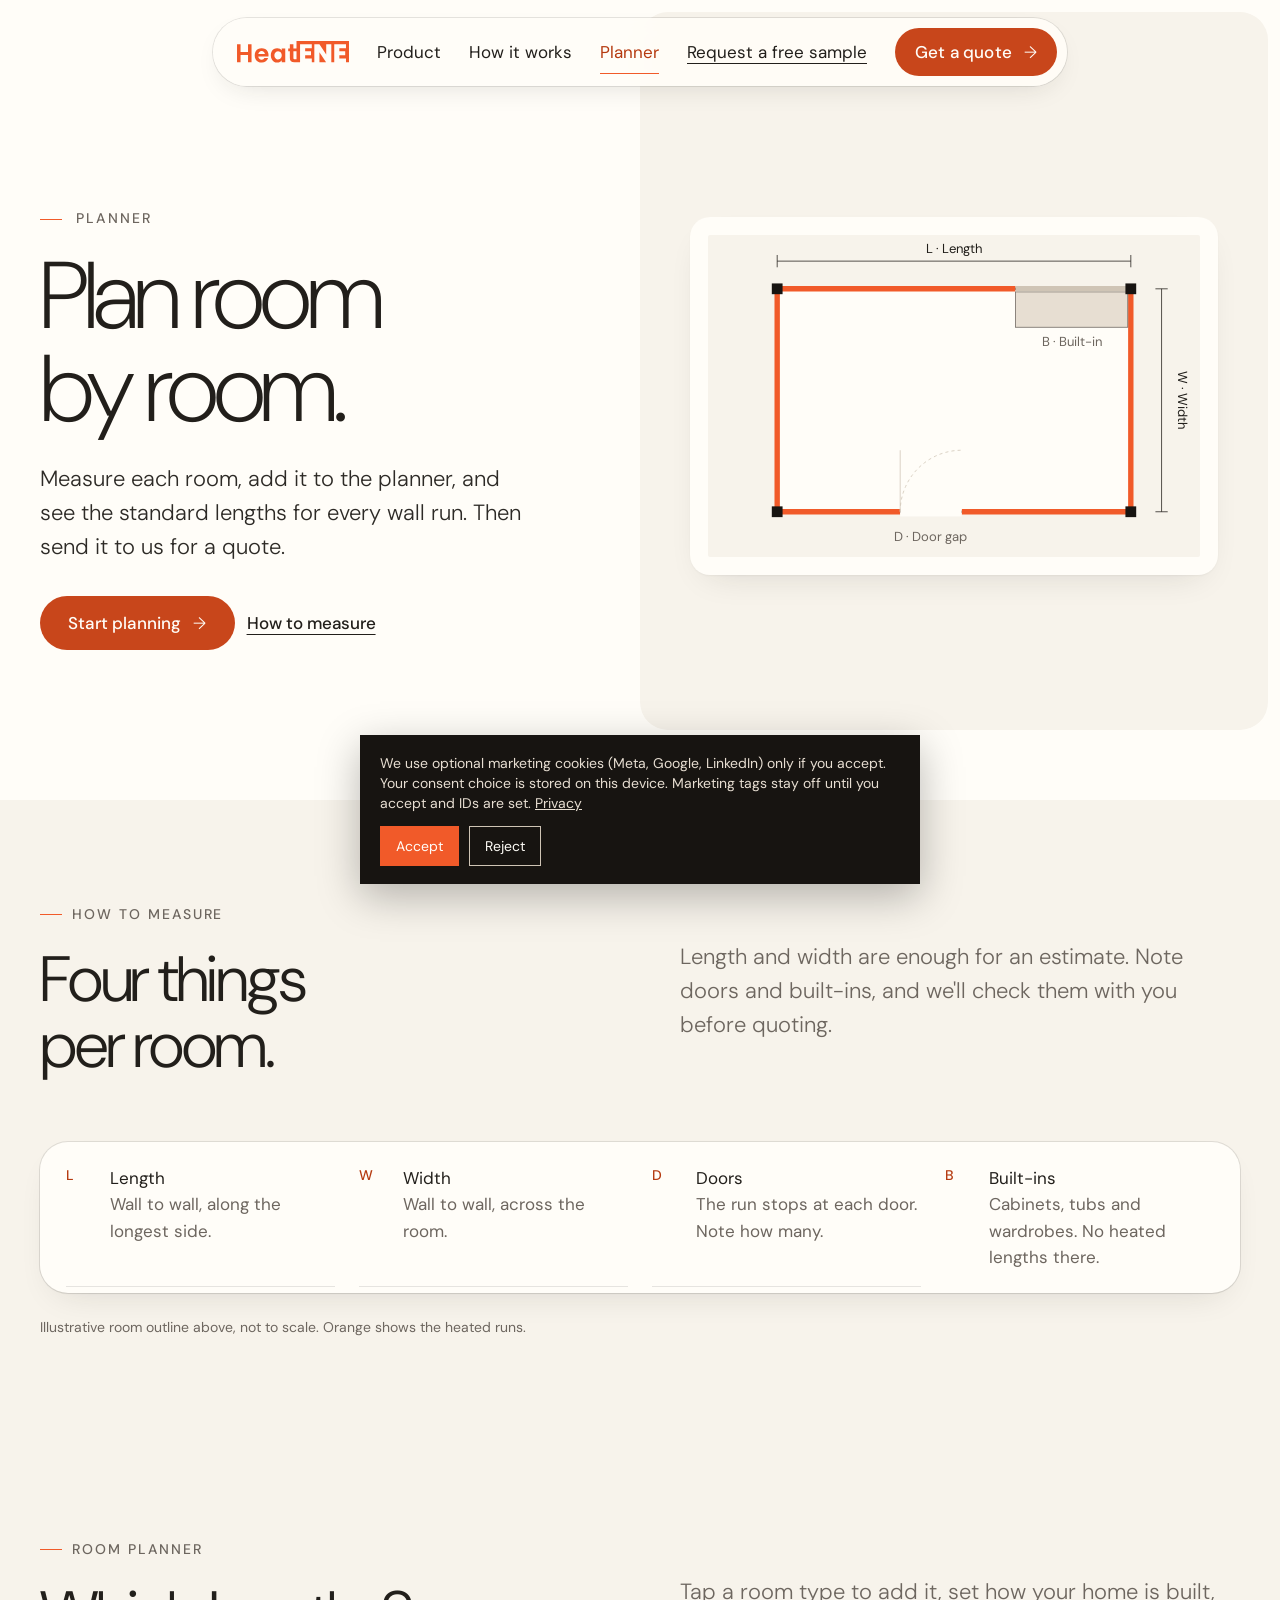
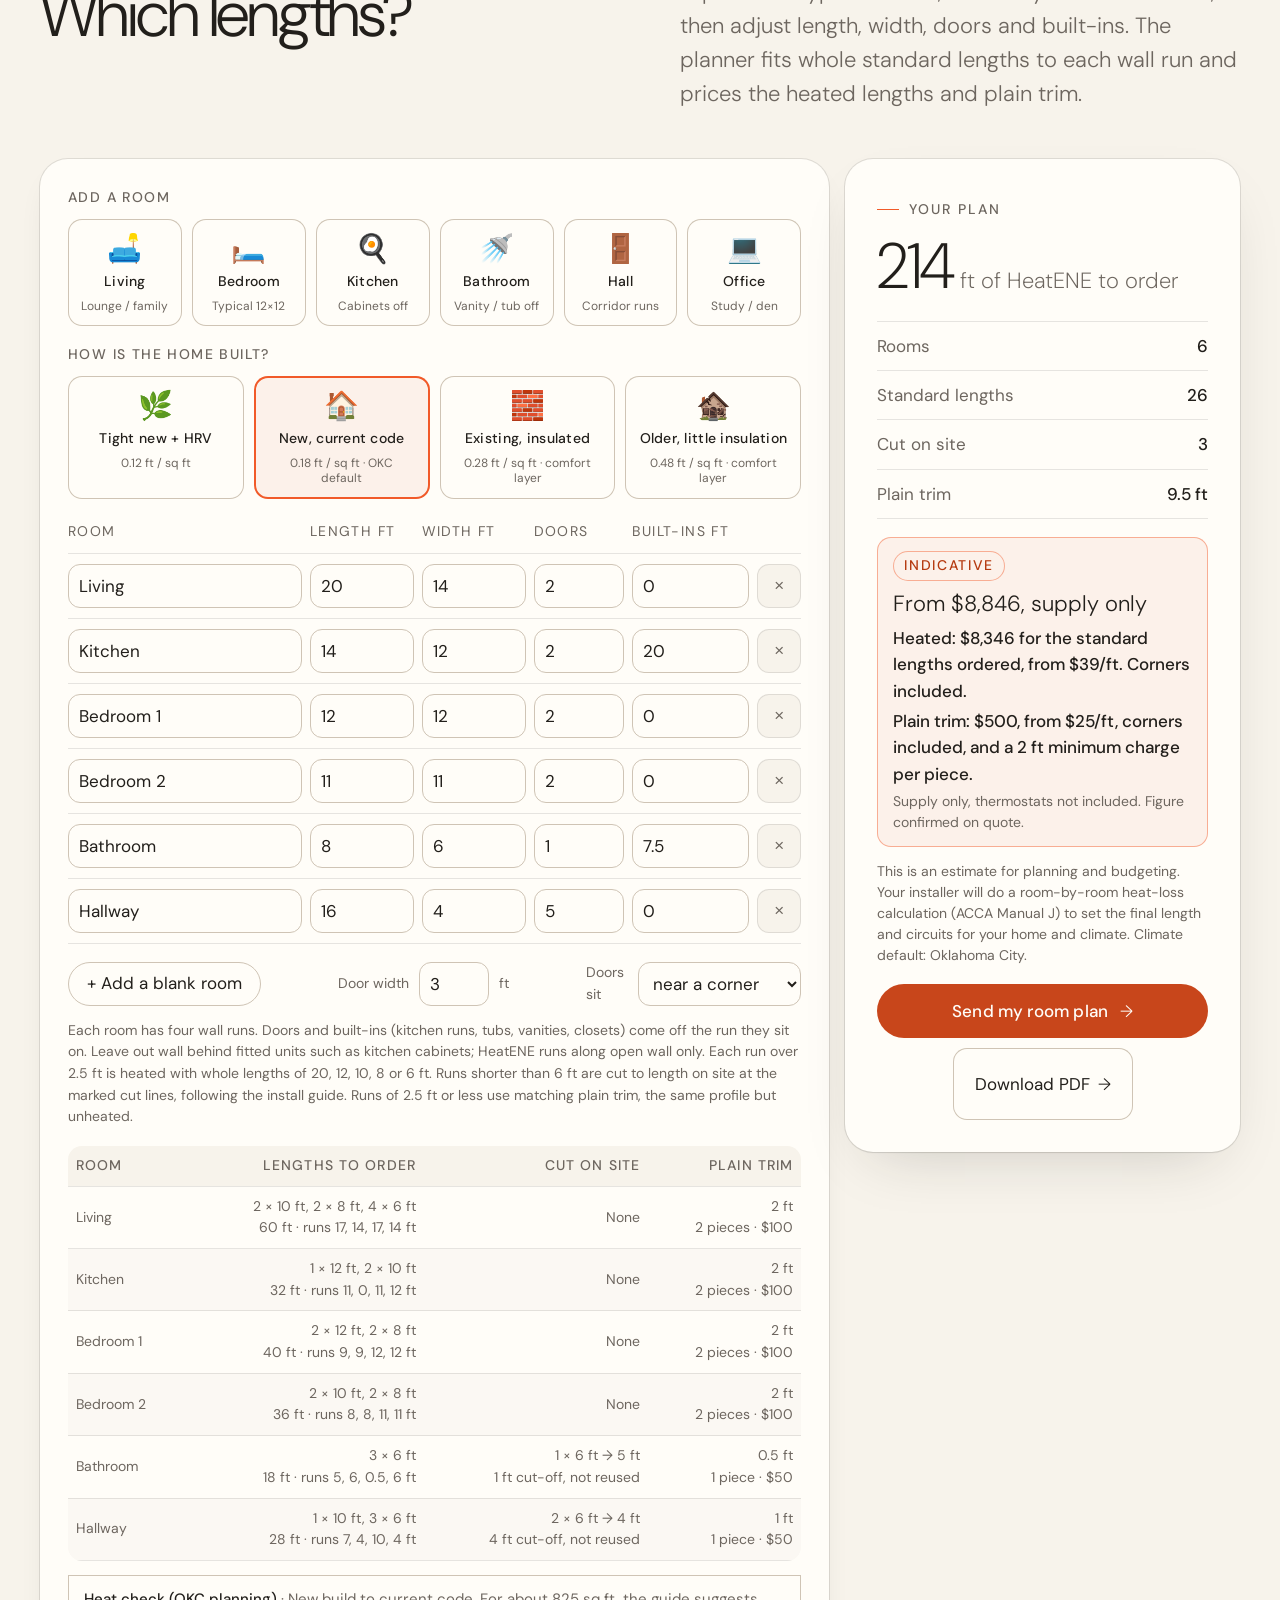
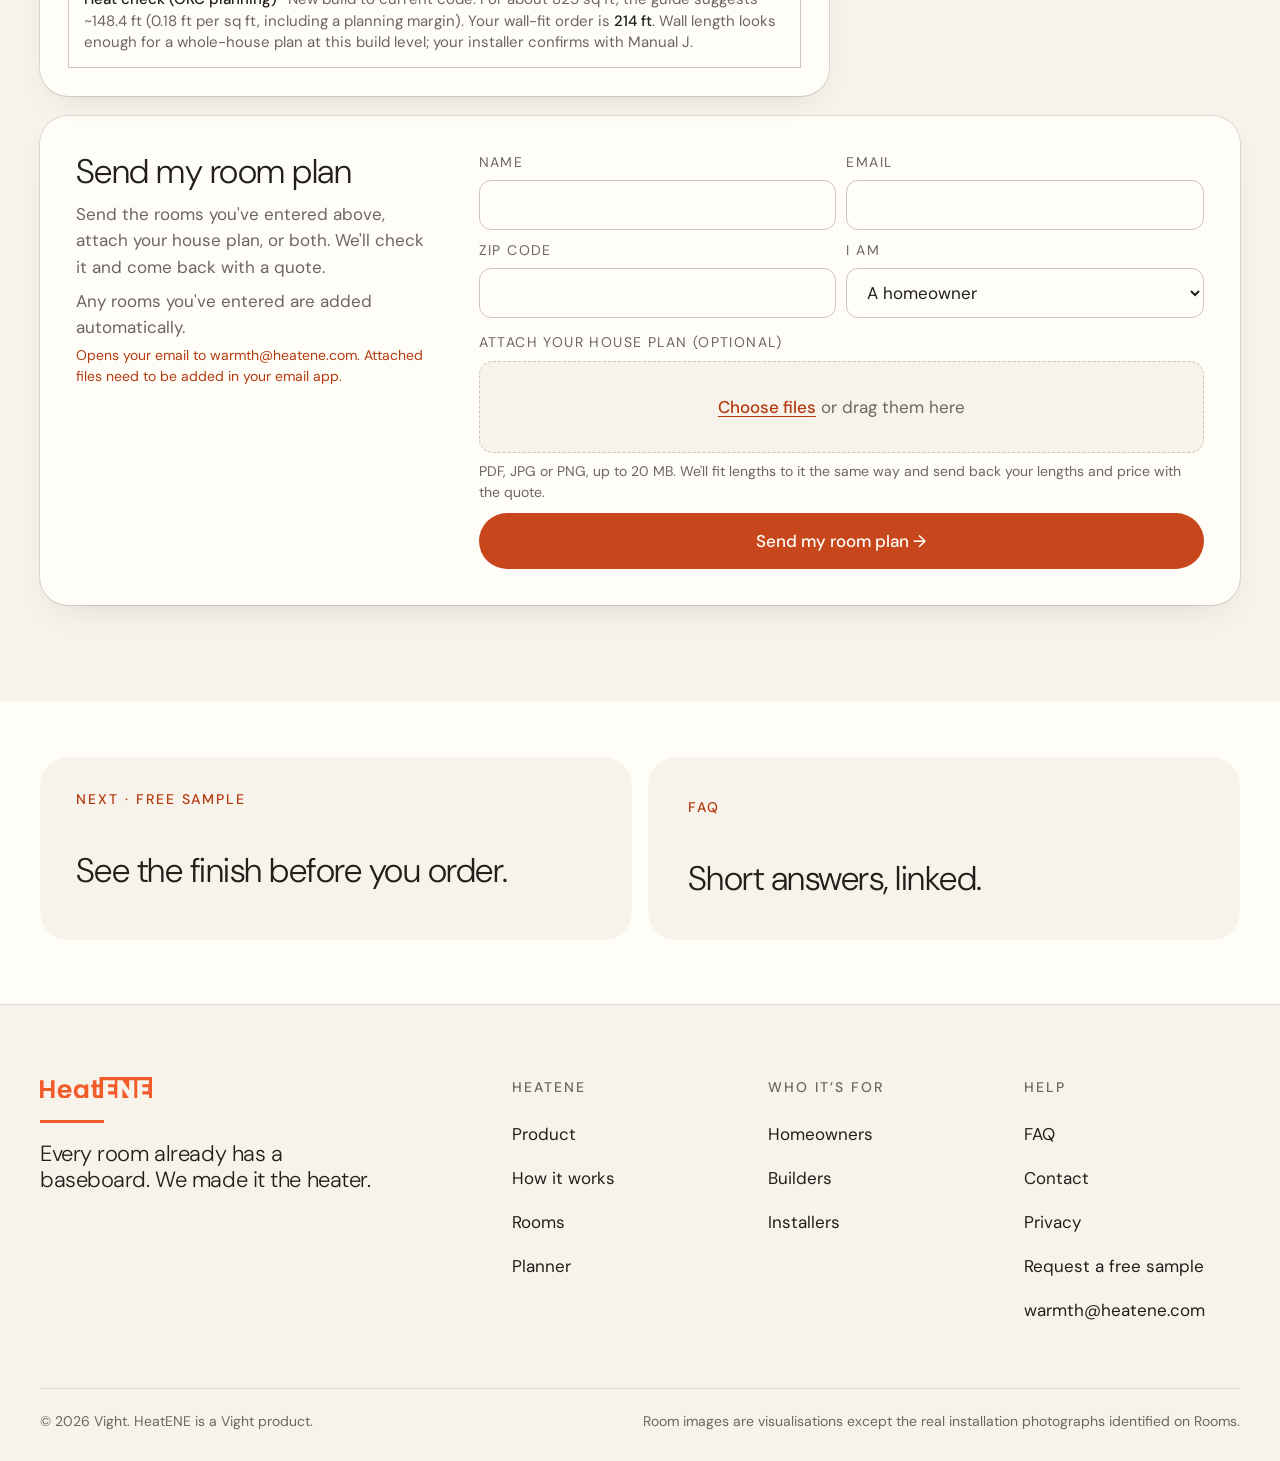
<file: calculator/index.html>
<!doctype html><html lang="en"><head><meta charset="utf-8">
<title>Calculator moved | HeatENE</title>
<meta name="robots" content="noindex,follow">
<meta http-equiv="refresh" content="0; url=/planner/">
<link rel="canonical" href="https://www.heatene.com/planner/">
<script>location.replace('/planner/');</script>
</head><body>
<p>The HeatENE calculator has moved to the <a href="/planner/">room planner</a>.</p>
</body></html>
</file>
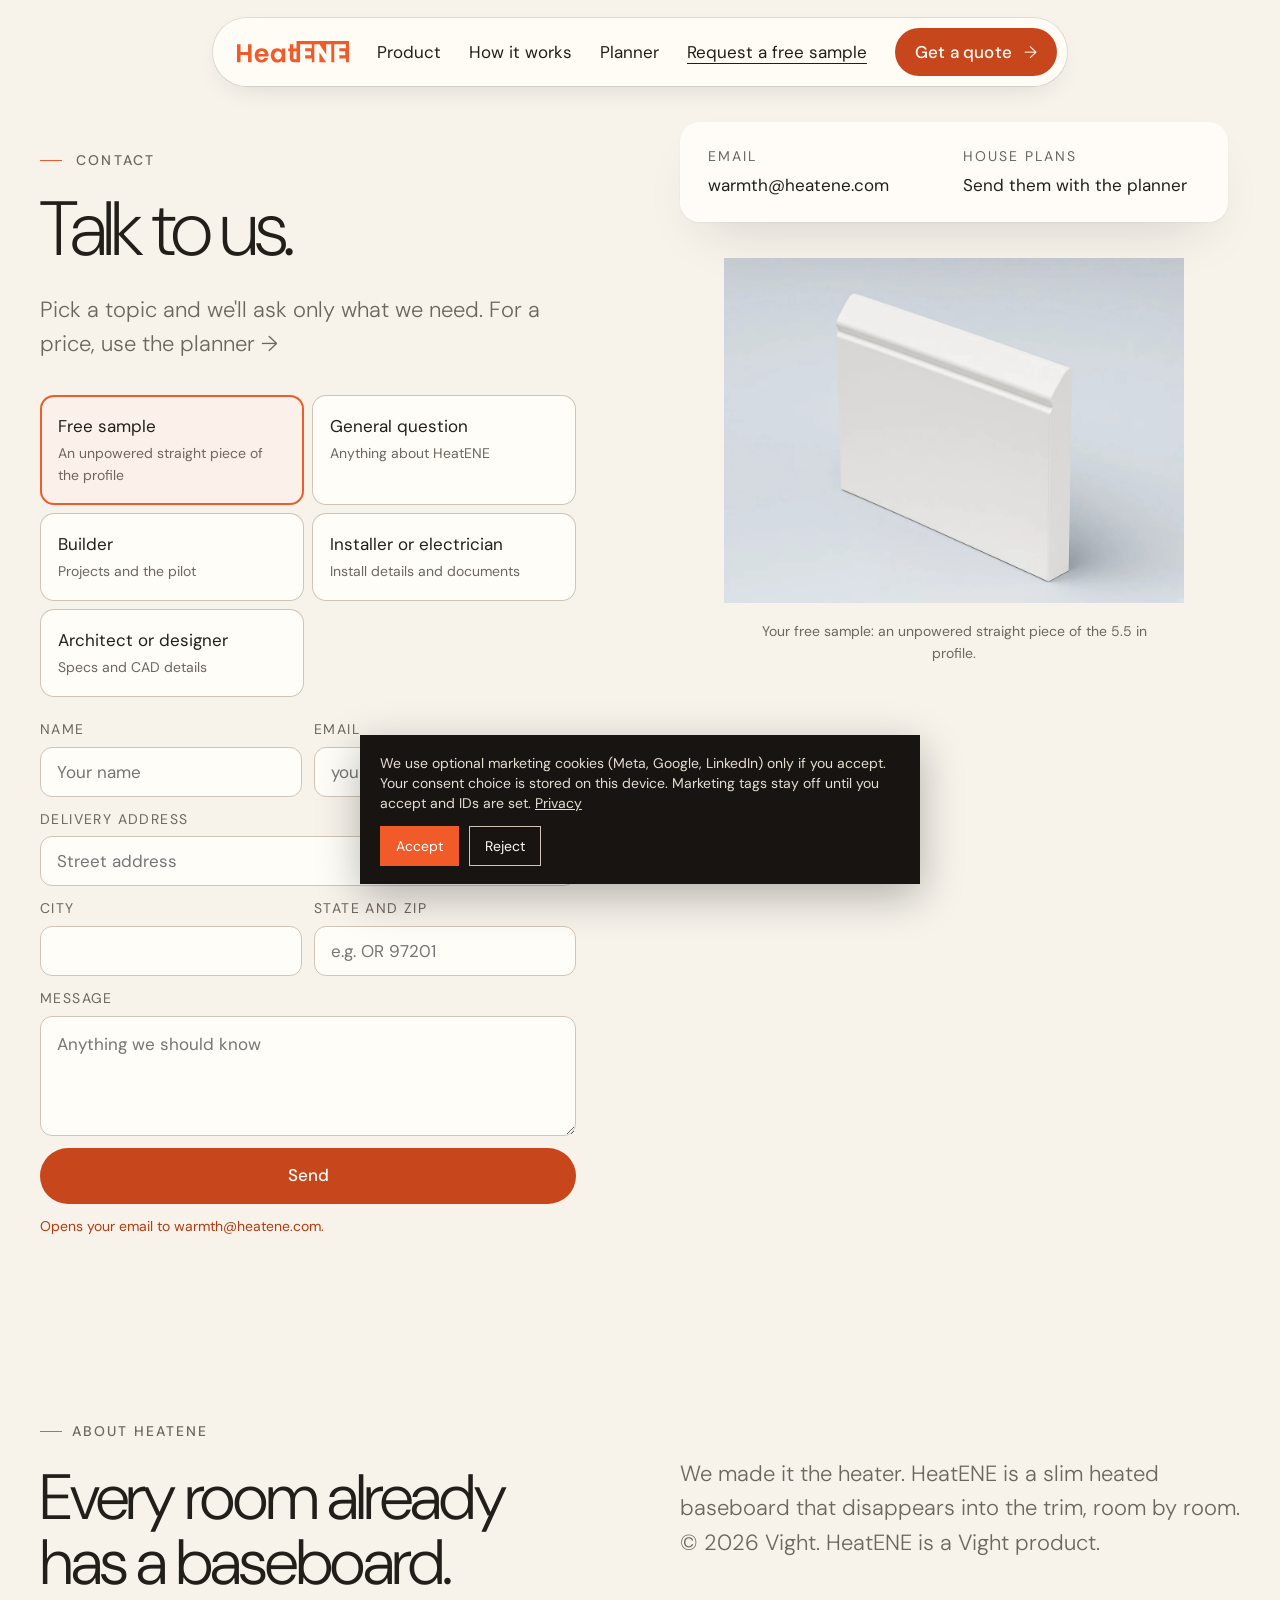
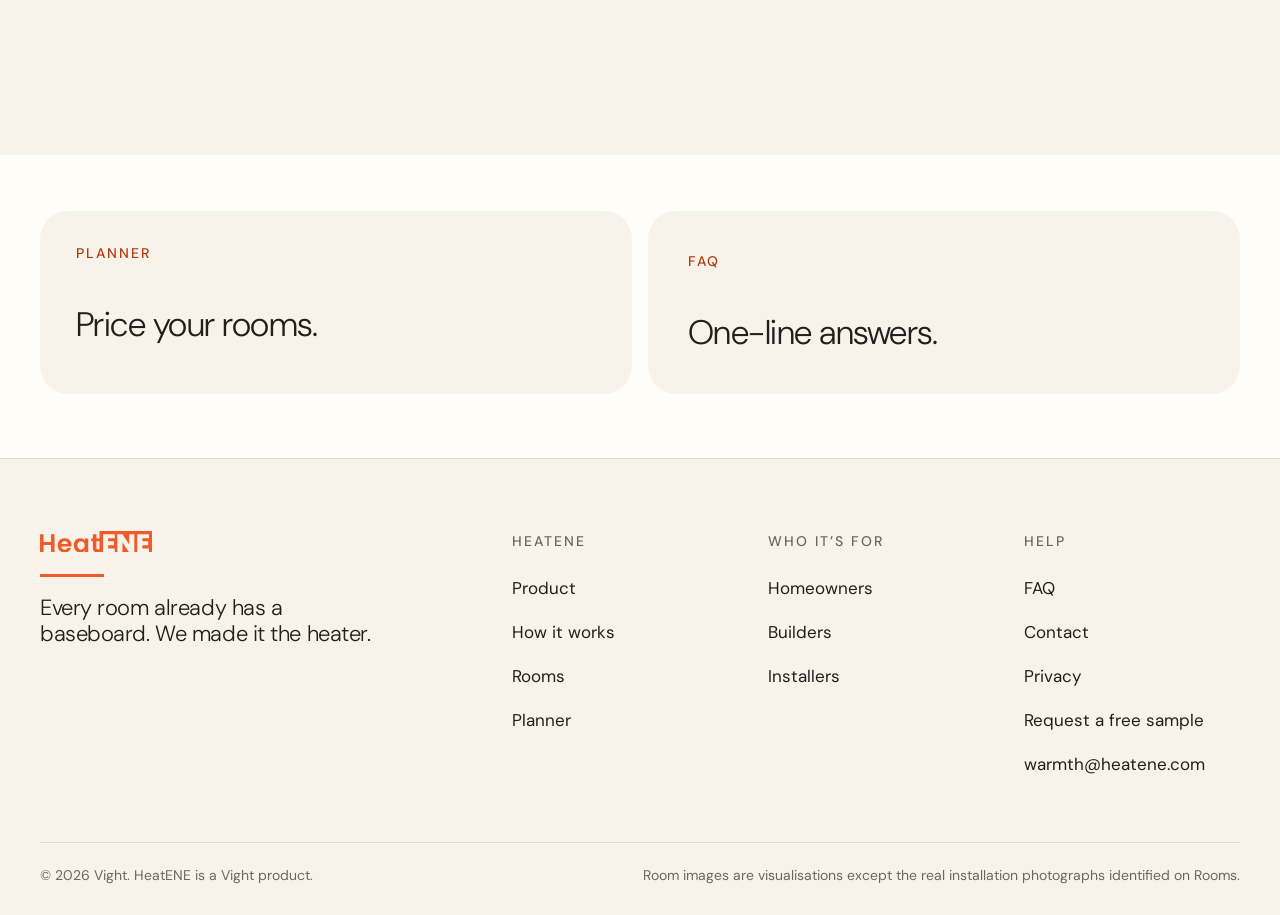
<file: contact/index.html>
<!doctype html><html lang="en"><head><meta charset="utf-8"><meta name="viewport" content="width=device-width,initial-scale=1"><title>Contact | HeatENE</title><meta property="og:title" content="Contact | HeatENE"><meta name="description" content="HeatENE is a slim 5.5 in baseboard heater: silent, 100% efficient radiant plus convective warmth, room by room, with even warmth along every wall run. Whole-house heat for new and tight builds; in existing homes, alongside your current heating."><meta property="og:description" content="HeatENE is a slim 5.5 in baseboard heater: silent, 100% efficient radiant plus convective warmth, room by room, with even warmth along every wall run. Whole-house heat for new and tight builds; in existing homes, alongside your current heating."><link rel="icon" type="image/png" sizes="32x32" href="../assets/img/favicon-32.png"><link rel="apple-touch-icon" href="../assets/img/apple-touch-icon.png"><link rel="canonical" href="https://www.heatene.com/contact/"><meta property="og:url" content="https://www.heatene.com/contact/"><meta property="og:type" content="website"><meta property="og:image" content="https://www.heatene.com/assets/img/og.jpg"><meta property="og:image:alt" content="HeatENE matt white skirting in a furnished room"><meta name="twitter:card" content="summary_large_image"><!-- Tracking pixels: paste IDs into assets/js/pixels.js. Loads only after cookie consent. Empty = inactive. -->
<style>
@font-face{font-family:"DM Sans";src:url(../assets/fonts/DMSans-Variable.ttf) format("truetype");font-weight:100 1000;font-display:swap}
:root{--o:#F15A29;--od:#D94718;--g:#171411;--ink:#221F1B;--mu:#6D665F;--ch:#F7F3EB;--pl:#E7DED2;--li:#CFC4B5;--wh:#FFFDF8}
*{box-sizing:border-box;margin:0;padding:0;border-radius:0}
html{scroll-behavior:smooth}
body{font-family:"DM Sans",system-ui,sans-serif;background:var(--wh);color:var(--ink);font-size:17px;line-height:1.55;-webkit-font-smoothing:antialiased}
a{color:inherit;text-decoration:none}img{display:block;width:100%;height:100%;object-fit:cover}
.lp{fill:#F15A29}.ld{fill:#FFFDF8}.logo{display:block;width:112px;height:auto}
.w{max-width:1320px;margin:0 auto;padding:0 40px}
.lab{display:inline-flex;align-items:center;gap:10px;font-size:14px;letter-spacing:.14em;text-transform:uppercase;color:var(--mu);font-weight:500}
.lab:before{content:"";width:22px;height:1px;background:var(--o)}
h1,h2,h3{font-weight:300;letter-spacing:-.035em;line-height:1.02}
h2{font-size:clamp(38px,5vw,72px)}
h3{font-size:22px;font-weight:400;letter-spacing:-.015em;line-height:1.2}
p.lead{font-size:22px;color:var(--mu);max-width:560px;font-weight:300}
.btn{display:inline-flex;align-items:center;gap:12px;height:52px;padding:0 26px;background:var(--g);color:var(--wh);font-size:17px;font-weight:500;letter-spacing:.01em}
.btn.o{background:var(--o)}.btn.line{background:transparent;color:var(--ink);box-shadow:inset 0 0 0 1px var(--ink)}
.btn:after{content:"→";font-weight:300}
section{padding:140px 0}
.tag{position:absolute;left:14px;bottom:14px;font-size:14px;letter-spacing:.14em;text-transform:uppercase;background:rgba(255,253,248,.86);color:var(--ink);padding:5px 9px;font-weight:500}
.tag.real{background:var(--g);color:var(--wh)}
.tag.real:before{content:"";display:inline-block;width:6px;height:6px;background:var(--o);margin-right:7px;vertical-align:1px}
.fig{position:relative;overflow:hidden;background:var(--pl)}
.ph{outline:1px dashed var(--o);outline-offset:-1px}
.chip{display:inline-block;font-size:14px;letter-spacing:.12em;text-transform:uppercase;color:var(--od);border:1px dashed var(--o);padding:3px 7px;font-weight:500}
/* the wall-floor line motif */
.rule{position:relative;height:1px;background:var(--li)}
.rule:before{content:"";position:absolute;left:0;top:-1px;width:64px;height:3px;background:var(--o)}

/* nav */
.nav{position:fixed;top:18px;left:50%;transform:translateX(-50%);z-index:20;display:flex;align-items:center;gap:34px;background:rgba(255,253,248,.92);backdrop-filter:blur(10px);padding:12px 12px 12px 22px;box-shadow:0 0 0 1px rgba(34,31,27,.08)}
.nav ul{display:flex;gap:26px;list-style:none;font-size:14px;white-space:nowrap}.nav .q{white-space:nowrap}
.nav ul a{color:var(--mu)}.nav ul a:hover{color:var(--ink)}
.nav .q{height:38px;padding:0 16px;font-size:14px}
/* hero */
.hero{position:relative;height:100vh;min-height:720px;max-height:980px;padding:0;overflow:hidden;background:var(--pl)}
.hero img{position:absolute;inset:0;width:100%;height:100%;object-fit:cover}
.hero:after{content:"";position:absolute;inset:0;background:linear-gradient(90deg,rgba(23,20,17,.38) 0%,rgba(23,20,17,.12) 45%,rgba(23,20,17,0) 65%),linear-gradient(180deg,rgba(23,20,17,0) 45%,rgba(23,20,17,.3) 100%)}
.hero .copy{position:absolute;left:0;right:0;bottom:56px;z-index:2;color:var(--wh)}
.hero h1{font-size:clamp(56px,7.6vw,124px);font-weight:250;max-width:900px}
.hero .row{display:flex;flex-direction:column;align-items:flex-start;gap:26px;margin-top:28px;max-width:560px}
.hero .row p{max-width:460px;font-size:17px;font-weight:300;opacity:.95}
.hero .tag{left:auto;right:40px;bottom:40px;z-index:3}
.hero .hl{position:absolute;z-index:2;left:0;bottom:0;width:100%;height:1px;background:rgba(255,253,248,.4)}
/* idea */
.idea .grid{display:grid;grid-template-columns:5fr 7fr;gap:80px;align-items:end}
.idea h2 em{font-style:normal;color:var(--o)}
.idea .pair{display:grid;grid-template-columns:1fr 1fr;gap:16px;margin-top:80px}
.idea .pair .fig{aspect-ratio:4/3}
.idea .cap{display:flex;justify-content:space-between;margin-top:14px;font-size:14px;color:var(--mu)}
/* readouts */
.reads{display:grid;grid-template-columns:repeat(4,1fr);border-top:1px solid var(--li);border-bottom:1px solid var(--li);margin-top:96px}
.reads div{padding:30px 28px 34px;border-left:1px solid var(--li)}.reads div:first-child{border-left:0;padding-left:0}
.reads b{display:block;font-size:34px;font-weight:300;letter-spacing:-.02em;margin-bottom:6px}
.reads span{font-size:14px;color:var(--mu)}
/* comfort */
.comfort{background:var(--ch)}
.comfort .top{display:flex;justify-content:space-between;align-items:end;gap:60px;margin-bottom:64px}
.three{display:grid;grid-template-columns:repeat(3,1fr);gap:16px}
.card .fig{aspect-ratio:4/5}
.card h3{margin-top:22px}.card p{margin-top:8px;color:var(--mu);font-size:17px;max-width:360px}
.card .n{font-size:14px;letter-spacing:.14em;color:var(--o);font-weight:500;margin-top:22px;display:block}
/* how */
.how .grid{display:grid;grid-template-columns:1fr 1fr;gap:80px;align-items:center}
.steps{margin-top:48px;border-top:1px solid var(--li)}
.steps li{list-style:none;display:grid;grid-template-columns:56px 1fr;padding:22px 0;border-bottom:1px solid var(--li)}
.steps li b{font-weight:400;color:var(--o);font-size:14px;letter-spacing:.1em;padding-top:3px}
.steps li h3{font-size:22px}.steps li p{color:var(--mu);font-size:17px;margin-top:4px}
.how .fig{aspect-ratio:3/4}
/* product */
.product{background:var(--g);color:var(--wh)}
.product .lab{color:#b8ada1}
.product p.lead{color:#c9bfb3}
.product .grid{display:grid;grid-template-columns:7fr 5fr;grid-template-rows:640px;gap:16px;margin-top:64px}
.product .big{height:100%}
.product .stack{display:grid;grid-template-rows:1fr 1fr;gap:16px}
.product .specs{display:grid;grid-template-columns:repeat(3,1fr);margin-top:64px;border-top:1px solid #3b352f}
.product .specs div{padding:24px 24px 0 0}
.product .specs dt{font-size:14px;letter-spacing:.12em;text-transform:uppercase;color:#9d9287}
.product .specs dd{font-size:22px;font-weight:300;margin-top:6px}
.product .chip{color:#ff8c63;border-color:#ff8c63}
.product .tag{background:rgba(255,253,248,.9)}.product .tag.real{background:var(--g);color:var(--wh)}
/* rooms */
.rooms .top{display:flex;justify-content:space-between;align-items:end;margin-bottom:56px;gap:40px}
.gal{display:grid;grid-template-columns:repeat(12,1fr);grid-auto-rows:120px;gap:16px}
.gal .fig img{width:100%;height:100%;object-fit:cover;display:block}
.gal .fig:nth-child(1){grid-column:span 7;grid-row:span 5}
.gal .fig:nth-child(2){grid-column:span 5;grid-row:span 5}
.gal .fig:nth-child(3),.gal .fig:nth-child(4),.gal .fig:nth-child(5){grid-column:span 4;grid-row:span 4}
.gal .fig:nth-child(6){grid-column:span 5;grid-row:span 4}
.gal .fig:nth-child(7){grid-column:span 7;grid-row:span 4}
.gnote{margin-top:18px;font-size:14px;color:var(--mu)}
.gal .cap{position:absolute;right:14px;bottom:14px;color:var(--wh);font-size:14px;text-shadow:0 1px 8px rgba(0,0,0,.35)}
/* real installs strip */
.real{padding-top:0}
.real .strip{display:grid;grid-template-columns:repeat(3,1fr);gap:16px;margin-top:40px}
.real .strip .fig{aspect-ratio:3/4}
/* trade */
.trade{background:var(--pl)}
.trade .grid{display:grid;grid-template-columns:6fr 6fr;gap:80px;align-items:start}
.trade .fig{aspect-ratio:4/3}
.trade ul{list-style:none;margin:40px 0 44px;border-top:1px solid var(--li)}
.trade ul li{padding:18px 0;border-bottom:1px solid var(--li);display:grid;grid-template-columns:200px 1fr;gap:20px;font-size:17px}
.trade ul li b{font-weight:500}
.trade ul li span{color:var(--mu)}
.trade .acts{display:flex;gap:12px;flex-wrap:wrap}
/* faq */
.faq .grid{display:grid;grid-template-columns:4fr 8fr;gap:80px}
details{border-bottom:1px solid var(--li);padding:24px 0}
details:first-child{border-top:1px solid var(--li)}
summary{list-style:none;cursor:pointer;font-size:22px;font-weight:400;letter-spacing:-.01em;display:flex;justify-content:space-between}
summary::-webkit-details-marker{display:none}
summary:after{content:"+";color:var(--o);font-weight:300}
details[open] summary:after{content:"–"}
details p{color:var(--mu);margin-top:12px;max-width:680px}
/* cta */
.cta{position:relative;padding:0;min-height:640px;color:var(--wh);overflow:hidden}
.cta img{position:absolute;inset:0}
.cta:before{content:"";position:absolute;inset:0;background:rgba(23,20,17,.48);z-index:1}
.cta .w{position:relative;z-index:2;padding-top:150px;padding-bottom:110px}
.cta h2{font-size:clamp(48px,7vw,108px);max-width:900px}
.cta .acts{display:flex;gap:12px;margin-top:44px;flex-wrap:wrap}
.cta .btn.line{color:var(--wh);box-shadow:inset 0 0 0 1px var(--wh)}
.cta p{margin-top:22px;opacity:.85}
.cta .tag{z-index:3}
footer{background:var(--g);color:#b8ada1;font-size:14px}
footer .w{display:flex;justify-content:space-between;align-items:center;padding-top:36px;padding-bottom:36px;gap:20px}
/* audience split */
.aud{padding:0;background:var(--wh)}
.aud .row3{display:grid;grid-template-columns:repeat(3,1fr);border-bottom:1px solid var(--li)}
.aud a.c{display:flex;flex-direction:column;gap:14px;padding:44px 40px 40px;border-left:1px solid var(--li);transition:background .2s}
.aud a.c:first-child{border-left:0}
.aud a.c:hover{background:var(--ch)}
.aud .k{font-size:14px;letter-spacing:.14em;text-transform:uppercase;color:var(--o);font-weight:500}
.aud h3{font-size:34px;font-weight:300;letter-spacing:-.025em}
.aud p{color:var(--mu);font-size:17px;max-width:360px}
.aud .go{margin-top:auto;padding-top:14px;font-size:17px;font-weight:500;display:flex;align-items:center;gap:10px}
.aud .go:after{content:"→";font-weight:300;color:var(--o)}
/* how it fits */
.fits{background:var(--ch)}
.fits .grid{display:grid;grid-template-columns:5fr 7fr;gap:80px;align-items:center}
.fits ul{list-style:none;margin-top:36px;border-top:1px solid var(--li)}
.fits li{display:grid;grid-template-columns:36px 1fr;padding:18px 0;border-bottom:1px solid var(--li);font-size:17px}
.fits li i{display:block;width:20px;height:3px;background:var(--o);margin-top:11px}
.fits li i.t{width:10px;height:10px;background:var(--g);margin-top:7px}
.fits li i.hp{width:22px;height:10px;background:transparent;outline:1.5px dashed var(--mu);margin-top:7px}
.fits li b{font-weight:500}.fits li span{color:var(--mu)}
.fits .pair{margin-top:28px;padding:18px 20px;background:var(--wh);font-size:17px;color:var(--mu);border-left:3px solid var(--li)}
.fits .pair b{color:var(--ink);font-weight:500}
.plan{background:var(--wh);padding:28px;box-shadow:0 0 0 1px var(--li)}
.plan svg{display:block;width:100%;height:auto}
.plan .pc{display:flex;justify-content:space-between;margin-top:14px;font-size:14px;color:var(--mu)}
/* comparison */
.cmp .top{display:flex;justify-content:space-between;align-items:end;gap:60px;margin-bottom:56px}
.tbl{overflow-x:auto;-webkit-overflow-scrolling:touch}
.tbl table{width:100%;min-width:1080px;border-collapse:collapse;font-size:17px}
.tbl th,.tbl td{text-align:left;vertical-align:top;padding:16px 14px;border-bottom:1px solid var(--li)}
.tbl thead th{font-size:14px;letter-spacing:.1em;text-transform:uppercase;color:var(--mu);font-weight:500;border-bottom:1px solid var(--ink)}
.tbl tbody th{font-weight:500;width:150px;color:var(--ink)}
.tbl td{color:var(--mu)}
.tbl .h{background:var(--ch);color:var(--ink)}
.tbl thead th.h{color:var(--ink);box-shadow:inset 0 3px 0 var(--o)}
.tbl .y:before{content:"";display:inline-block;width:8px;height:8px;background:var(--o);margin-right:8px;vertical-align:1px}
.energy{display:grid;grid-template-columns:5fr 7fr;gap:60px;margin-top:64px;padding-top:40px;border-top:1px solid var(--li)}
.energy h3{font-size:34px;font-weight:300}
.energy p{color:var(--mu);margin-bottom:14px}
.energy .nums{display:grid;grid-template-columns:1fr 1fr;gap:16px;margin:8px 0 18px}
.energy .nums div{background:var(--ch);padding:22px}
.energy .nums b{display:block;font-size:34px;font-weight:300;letter-spacing:-.02em}
.energy .nums span{font-size:14px;color:var(--mu)}
.fn{font-size:14px;color:var(--mu);margin-top:22px;max-width:980px;line-height:1.5}
/* planner */
.planner{background:var(--g);color:var(--wh)}
.planner .lab{color:#b8ada1}.planner p.lead{color:#c9bfb3}
.planner .top{display:flex;justify-content:space-between;align-items:end;gap:60px;margin-bottom:48px}
.pl{display:grid;grid-template-columns:8fr 4fr;gap:16px;align-items:start}
.pl .rooms-in{background:#211d19;padding:24px}
.pl .hd,.pl .rm{display:grid;grid-template-columns:1.8fr .8fr .8fr .7fr .9fr 36px;gap:8px;align-items:center}
.pl .hd{font-size:14px;letter-spacing:.1em;text-transform:uppercase;color:#9d9287;padding-bottom:10px;border-bottom:1px solid #3b352f}
.pl .rm{padding:10px 0;border-bottom:1px solid #3b352f}
.pl input,.pl select{width:100%;height:40px;background:#171411;color:var(--wh);border:1px solid #4a433c;padding:0 10px;font:inherit;font-size:17px;border-radius:0}
.pl input:focus{outline:2px solid var(--o);outline-offset:-2px;border-color:transparent}
.pl .x{height:40px;background:none;border:1px solid #4a433c;color:#b8ada1;cursor:pointer;font-size:17px}
.pl .x:hover{color:var(--wh);border-color:var(--o)}
.pl .tools{display:flex;gap:12px;align-items:center;justify-content:space-between;margin-top:18px;flex-wrap:wrap}
.pl .add{height:44px;padding:0 18px;background:transparent;color:var(--wh);border:1px solid #6d665f;font:inherit;font-size:17px;cursor:pointer}
.pl .add:hover{border-color:var(--o)}
.pl .dw{display:flex;gap:10px;align-items:center;font-size:14px;color:#b8ada1}.pl .dw input{width:70px}
.pl .out{background:var(--wh);color:var(--ink);padding:28px}
.pl .big{font-size:64px;font-weight:250;letter-spacing:-.04em;line-height:1}
.pl .big small{font-size:22px;letter-spacing:0;color:var(--mu);margin-left:6px}
.pl dl{margin-top:22px;border-top:1px solid var(--li)}
.pl dl div{display:flex;justify-content:space-between;padding:11px 0;border-bottom:1px solid var(--li);font-size:17px}
.pl dt{color:var(--mu)}.pl dd{font-weight:500}
.pl .price{margin-top:18px;padding:14px 16px}
.pl .price b{font-size:22px;font-weight:300;display:block;margin-top:6px}
.pl .note{font-size:14px;color:var(--mu);margin-top:14px;line-height:1.5}
.pl .soon{margin-top:14px;font-size:14px;display:flex;justify-content:space-between;color:var(--mu)}
.pl .per{margin-top:18px;font-size:14px;color:#b8ada1}
.pl .per table{width:100%;border-collapse:collapse}.pl .per td,.pl .per th{padding:6px 4px;text-align:right;border-bottom:1px solid #3b352f}.pl .per th{font-weight:500;color:#9d9287;font-size:14px;letter-spacing:.08em;text-transform:uppercase}.pl .per td:first-child,.pl .per th:first-child{text-align:left}
.send{margin-top:16px;background:#211d19;padding:28px;display:grid;grid-template-columns:4fr 8fr;gap:40px}
.send h3{font-size:34px;font-weight:300}
.send p{color:#b8ada1;font-size:17px;margin-top:8px}
.send form{display:grid;grid-template-columns:1fr 1fr;gap:10px}
.send label{font-size:14px;letter-spacing:.1em;text-transform:uppercase;color:#9d9287;display:flex;flex-direction:column;gap:6px}
.send .full{grid-column:span 2}
.send input,.send select{height:44px;background:#171411;color:var(--wh);border:1px solid #4a433c;padding:0 12px;font:inherit;font-size:17px;border-radius:0}
.send button{height:52px;background:var(--o);color:var(--wh);border:0;font:inherit;font-weight:500;font-size:17px;cursor:pointer}
.send .draft{font-size:14px;color:#ff8c63;margin-top:4px}
.planner .chip{color:#ff8c63;border-color:#ff8c63}
/* builders */
.builders{background:var(--pl)}
.builders .grid{display:grid;grid-template-columns:6fr 6fr;gap:80px;align-items:start}
.builders .fig{aspect-ratio:4/3}
.builders ul{list-style:none;margin:36px 0 0;border-top:1px solid var(--li)}
.builders ul li{padding:18px 0;border-bottom:1px solid var(--li);display:grid;grid-template-columns:220px 1fr;gap:20px;font-size:17px}
.builders ul li b{font-weight:500}.builders ul li span{color:var(--mu)}
.pilot{margin-top:16px;background:var(--wh);padding:26px}
.pilot h3{font-size:22px;font-weight:400}
.pilot p{color:var(--mu);font-size:17px;margin-top:6px}
.pilot form{display:grid;grid-template-columns:1fr 1fr;gap:10px;margin-top:18px}
.pilot label{font-size:14px;letter-spacing:.1em;text-transform:uppercase;color:var(--mu);display:flex;flex-direction:column;gap:6px}
.pilot input,.pilot select{height:44px;border:1px solid var(--li);background:var(--wh);padding:0 12px;font:inherit;font-size:17px;color:var(--ink);border-radius:0}
.pilot .full{grid-column:span 2}
.pilot button{height:52px;background:var(--g);color:var(--wh);border:0;font:inherit;font-weight:500;font-size:17px;cursor:pointer}
.pilot .draft{font-size:14px;color:var(--od)}
/* sample */
.sample{padding:0;background:var(--g);color:var(--wh)}
.sample .grid{display:grid;grid-template-columns:5fr 7fr;align-items:stretch}
.sample .fig{min-height:420px}
.sample .tx{padding:80px 64px;display:flex;flex-direction:column;justify-content:center;gap:18px}
.sample .lab{color:#b8ada1}
.sample h2{font-size:clamp(36px,4vw,56px)}
.sample p{color:#c9bfb3;max-width:520px}
.sample .chip{color:#ff8c63;border-color:#ff8c63;align-self:flex-start}
@media (max-width:900px){
 .aud .row3{grid-template-columns:1fr}.aud a.c{border-left:0;border-top:1px solid var(--li);padding:30px 22px}
 .fits .grid,.energy,.builders .grid,.sample .grid,.send{grid-template-columns:1fr;gap:32px}
 .cmp .top,.planner .top{flex-direction:column;align-items:flex-start;gap:20px}
 .plan{padding:14px}
 .pl{grid-template-columns:1fr}
 .pl .hd{display:none}
 .pl .rm{grid-template-columns:1fr 1fr 1fr;gap:8px;padding:14px 0}
 .pl .rm>*:first-child{grid-column:span 3}
 .pl .rm label.m{display:flex;flex-direction:column;gap:4px;font-size:14px;letter-spacing:.08em;text-transform:uppercase;color:#9d9287}
 .send form,.pilot form{grid-template-columns:1fr}.send .full,.pilot .full{grid-column:auto}
 .builders ul li{grid-template-columns:1fr;gap:4px}
 .energy .nums{grid-template-columns:1fr}
 .sample .tx{padding:48px 22px}
}
@media (min-width:901px){.pl .rm label.m span{display:none}}

@media (max-width:900px){
 .w{padding:0 22px}section{padding:88px 0}
 .nav{left:12px;right:12px;transform:none;top:12px;gap:12px;justify-content:space-between}.nav ul{display:none}
 .hero{min-height:640px}.hero img{object-position:28% 55%}.hero .copy{bottom:34px}.hero h1{font-size:54px}.hero .row{flex-direction:column;align-items:flex-start;gap:22px}.hero .row p{font-size:17px}.hero .tag{right:12px;bottom:auto;top:76px}
 .idea .grid,.how .grid,.trade .grid,.faq .grid,.product .grid{grid-template-columns:1fr;gap:36px}
 .idea .pair{grid-template-columns:1fr;margin-top:48px}
 .reads{grid-template-columns:1fr 1fr}.reads div:nth-child(3){border-left:0;padding-left:0}.reads div{border-top:1px solid var(--li)}
 .comfort .top,.rooms .top{flex-direction:column;align-items:flex-start}
 .three{grid-template-columns:1fr;gap:40px}.real .strip{grid-template-columns:1fr 1fr}
 .gal{grid-template-columns:1fr 1fr;grid-auto-rows:auto;gap:10px}.gal .fig:nth-child(n){grid-column:span 1;grid-row:auto;aspect-ratio:4/5}.gal .fig:nth-child(1),.gal .fig:nth-child(6),.gal .fig:nth-child(7){grid-column:span 2;aspect-ratio:4/3}.gal .cap{font-size:14px;left:10px;right:auto;bottom:10px;text-shadow:0 1px 6px rgba(0,0,0,.55)}.gal .tag{left:8px;bottom:8px;font-size:14px;padding:4px 6px}
 .product .specs{grid-template-columns:1fr}.product .grid{grid-template-rows:auto}.product .big{aspect-ratio:4/3;height:auto}.product .stack{grid-template-rows:none;grid-template-columns:1fr 1fr}.product .stack .fig{aspect-ratio:3/4}
 .trade ul li{grid-template-columns:1fr;gap:4px}
}
.real .strip{grid-template-columns:repeat(3,1fr)}
.real .strip .fig{border-radius:20px}
.real .strip .tag{top:14px;bottom:auto;display:inline-flex;align-items:center}
.real .strip .tag:before{flex:none}
.real .strip .fig img{width:100%;height:100%;object-fit:cover;display:block;border-radius:inherit}
@media (max-width:900px){.real .strip{grid-template-columns:1fr 1fr;gap:12px;margin-top:28px}.real .strip .fig:first-child{grid-column:1/-1;aspect-ratio:4/3}.real .strip .tag{left:8px;right:auto;top:8px;bottom:auto;width:max-content;max-width:calc(100% - 16px);font-size:14px;letter-spacing:.08em;padding:4px 8px;line-height:1.35}}
.pl .wnote{margin-top:10px;font-size:14px;color:var(--mu);line-height:1.45}
.pl .per table{min-width:520px}
/* ===== inner pages (shared) ===== */
.nav .cur{color:var(--ink);box-shadow:inset 0 -1px 0 var(--o)}
.nav .mb{display:none;height:38px;padding:0 14px;background:transparent;border:1px solid var(--li);font:inherit;font-size:14px;color:var(--ink);cursor:pointer}
.mnav{display:none;position:fixed;top:76px;left:12px;right:12px;z-index:19;background:var(--wh);box-shadow:0 0 0 1px var(--li);padding:10px 22px 18px}
.mnav a{display:flex;justify-content:space-between;padding:13px 0;border-bottom:1px solid var(--pl);font-size:17px}
.mnav a:after{content:"→";color:var(--o)}
.mnav.open{display:block}
@media (max-width:1180px){.nav ul{display:none}.nav .mb{display:inline-block}.nav{gap:12px}}
/* footer, site version */
footer.site{padding:0}
footer.site .fw{max-width:1320px;margin:0 auto;padding:72px 40px 28px}
footer.site .cols{display:grid;grid-template-columns:4fr 2fr 2fr 2fr 2fr;gap:40px;padding-bottom:56px;border-bottom:1px solid #3b352f}
footer.site h4{font-size:14px;letter-spacing:.14em;text-transform:uppercase;color:#7d746a;font-weight:500;margin-bottom:14px}
footer.site .cols a{display:block;padding:5px 0;color:#d8cfc4;font-size:17px}
footer.site .cols a:hover{color:var(--wh)}
footer.site .big{font-size:34px;font-weight:300;color:var(--wh);letter-spacing:-.02em;line-height:1.15;margin-top:22px;max-width:360px}
footer.site .line{position:relative;height:1px;background:#3b352f;margin:0}
footer.site .base{display:flex;justify-content:space-between;gap:24px;padding-top:22px;font-size:14px;color:#9d9287;flex-wrap:wrap}
/* page hero shell */
.xh{position:relative;padding:0;overflow:hidden;color:var(--wh);background:var(--g)}
.xh .bg{position:absolute;inset:0}
.xh .bg:after{content:"";position:absolute;inset:0;background:linear-gradient(90deg,rgba(23,20,17,.5) 0%,rgba(23,20,17,.18) 50%,rgba(23,20,17,0) 72%),linear-gradient(180deg,rgba(23,20,17,.1) 0%,rgba(23,20,17,0) 40%,rgba(23,20,17,.42) 100%)}
.xh .in{position:relative;z-index:2;max-width:1320px;margin:0 auto;padding:0 40px}
.xh .idx{font-size:14px;letter-spacing:.16em;text-transform:uppercase;font-weight:500;display:flex;gap:14px;align-items:center;color:rgba(255,253,248,.85)}
.xh .idx b{color:var(--o);font-weight:500}
.xh .idx:before{content:"";width:22px;height:1px;background:var(--o)}
.xh h1{font-size:clamp(54px,7.4vw,120px);font-weight:250;letter-spacing:-.045em;line-height:.98;margin-top:20px}
.xh p.sub{font-size:22px;font-weight:300;max-width:500px;margin-top:26px;opacity:.95}
.xh .acts{display:flex;gap:12px;flex-wrap:wrap;margin-top:32px}
.xh .btn.line{color:var(--wh);box-shadow:inset 0 0 0 1px rgba(255,253,248,.9)}
.xh .jump{position:absolute;z-index:3;left:0;right:0;bottom:0;border-top:1px solid rgba(255,253,248,.28)}
.xh .jump .in{display:flex;gap:0}
.xh .jump a{flex:1;padding:18px 0 20px;font-size:14px;color:rgba(255,253,248,.8);border-left:1px solid rgba(255,253,248,.18);padding-left:18px;display:flex;gap:10px}
.xh .jump a:first-child{border-left:0;padding-left:0}
.xh .jump a b{color:var(--o);font-weight:500}
.xh .jump a:hover{color:var(--wh)}
/* hero: full-bleed photo */
.xh.photo{height:92vh;min-height:720px;max-height:940px}
.xh.photo .copy{position:absolute;left:0;right:0;bottom:120px;z-index:2}
/* hero: split */
.xh.split{display:grid;grid-template-columns:6fr 6fr;height:100vh;min-height:760px;max-height:940px}
.xh.split .jump{background:var(--g)}
.xh.split .l{position:relative;padding:190px 64px 150px max(40px,calc((100vw - 1320px)/2 + 40px));display:flex;flex-direction:column;justify-content:flex-end}
.xh.split .r{position:relative}
.xh.split .floor{position:absolute;left:0;right:0;z-index:3;height:3px;background:var(--o);pointer-events:none}
/* hero: chalk */
.xh.chalk{background:var(--ch);color:var(--ink)}
.xh.chalk .idx{color:var(--mu)}
.xh.chalk .btn.line{color:var(--ink);box-shadow:inset 0 0 0 1px var(--ink)}
.xh.chalk .jump{border-top-color:var(--li)}.xh.chalk .jump a{color:var(--mu);border-left-color:var(--li)}.xh.chalk .jump a:hover{color:var(--ink)}
/* section head */
.sh{display:flex;justify-content:space-between;align-items:end;gap:60px;margin-bottom:64px}
.sh h2 em{font-style:normal;color:var(--o)}
.dark{background:var(--g);color:var(--wh)}.dark .lab{color:#b8ada1}.dark p.lead{color:#c9bfb3}.dark .chip{color:#ff8c63;border-color:#ff8c63}
.chalk{background:var(--ch)}.plaster{background:var(--pl)}
.tc{display:inline-block;font-size:14px;letter-spacing:.12em;text-transform:uppercase;color:var(--od);border:1px dashed var(--o);padding:3px 7px;font-weight:500;white-space:nowrap}
.dark .tc{color:#ff8c63;border-color:#ff8c63}
.vnote{font-size:14px;color:var(--mu);margin-top:16px}.dark .vnote{color:#9d9287}
.capline{display:flex;justify-content:space-between;margin-top:12px;font-size:14px;color:var(--mu)}
/* big statement band */
.band{padding:120px 0}
.band .st{font-size:clamp(34px,4.4vw,64px);font-weight:250;letter-spacing:-.035em;line-height:1.08;max-width:1100px}
.band .st em{font-style:normal;color:var(--o)}
/* next page strip */
.nextp{padding:0;background:var(--wh)}
.nextp .g{display:grid;grid-template-columns:1fr 1fr;border-top:1px solid var(--li)}
.nextp a{display:grid;grid-template-columns:1fr 200px;align-items:center;gap:30px;padding:44px 40px;border-left:1px solid var(--li);transition:background .2s}
.nextp a:first-child{border-left:0}
.nextp a:hover{background:var(--ch)}
.nextp .k{font-size:14px;letter-spacing:.14em;text-transform:uppercase;color:var(--o);font-weight:500}
.nextp h3{font-size:34px;font-weight:300;margin-top:10px}
.nextp .fig{aspect-ratio:4/3}
/* ===== product ===== */
.anat{display:grid;grid-template-columns:8fr 4fr;gap:16px}
.anat .fig{aspect-ratio:4/3}
.pin{position:absolute;z-index:2;transform:translate(-50%,-50%);width:30px;height:30px;background:var(--o);color:var(--wh);font-size:14px;font-weight:500;display:flex;align-items:center;justify-content:center;cursor:pointer;border:0;font-family:inherit}
.pin:after{content:"";position:absolute;inset:-7px;box-shadow:0 0 0 1px rgba(241,90,41,.55)}
.pin.on{background:var(--g)}
.alist{list-style:none;border-top:1px solid var(--li)}
.alist li{display:grid;grid-template-columns:44px 1fr;padding:18px 0;border-bottom:1px solid var(--li);cursor:pointer;transition:background .15s}
.alist li b{color:var(--o);font-weight:500;font-size:14px;padding-top:2px}
.alist li h3{font-size:22px}.alist li p{color:var(--mu);font-size:17px;margin-top:3px}
.alist li.on{background:var(--ch);box-shadow:-12px 0 0 var(--ch),12px 0 0 var(--ch)}
.kit{display:grid;grid-template-columns:2.2fr 1fr 1fr 1fr 1fr;gap:0;border-top:1px solid #3b352f;border-bottom:1px solid #3b352f}
.kit div{padding:34px 26px 30px;border-left:1px solid #3b352f;display:flex;flex-direction:column;gap:14px}
.kit div:first-child{border-left:0;padding-left:0}
.kit svg{height:120px;width:100%}
.kit b{font-weight:400;font-size:22px}.kit span{font-size:14px;color:#9d9287}
.sheet{background:var(--wh);box-shadow:0 0 0 1px var(--li)}
.sheet .hd{display:flex;justify-content:space-between;align-items:center;padding:22px 28px;border-bottom:1px solid var(--ink)}
.sheet .hd b{font-weight:500;letter-spacing:.02em}
.sheet table{width:100%;border-collapse:collapse;font-size:17px}
.sheet th,.sheet td{text-align:left;padding:15px 28px;border-bottom:1px solid var(--pl);vertical-align:top}
.sheet th{width:32%;font-weight:400;color:var(--mu)}
.sheet tr.g th{font-size:14px;letter-spacing:.14em;text-transform:uppercase;color:var(--o);font-weight:500;padding-top:24px;background:var(--ch)}
.sheet tr.g th{width:auto}
.finish{display:grid;grid-template-columns:repeat(3,1fr);gap:16px}
.finish .sw{aspect-ratio:1/1;position:relative}
.finish .sw.w1{background:#F6F4EF;box-shadow:inset 0 0 0 1px var(--li)}
.finish .sw.w2{background:repeating-linear-gradient(90deg,#c9a37a 0 7px,#c29a70 7px 9px,#cfa983 9px 19px,#bf966b 19px 21px)}
.finish .sw.w3{background:var(--ch);outline:1px dashed var(--o);outline-offset:-1px;display:flex;align-items:center;justify-content:center;color:var(--od);font-size:14px}
/* ===== how it works ===== */
.elev{background:var(--wh);box-shadow:0 0 0 1px var(--li);padding:30px}
.elev svg{display:block;width:100%;height:auto}
.zone{display:grid;grid-template-columns:7fr 5fr;gap:60px;align-items:center}
.zone .plan{padding:24px}
.zone .plan svg .rm{cursor:pointer;transition:fill .2s}
.zstate{list-style:none;border-top:1px solid #3b352f}
.zstate li{display:flex;justify-content:space-between;align-items:center;padding:14px 0;border-bottom:1px solid #3b352f;font-size:17px;cursor:pointer}
.zstate li span.s{font-size:14px;letter-spacing:.12em;text-transform:uppercase;padding:4px 9px;font-weight:500;min-width:62px;text-align:center}
.s-on{background:var(--o);color:var(--wh)}.s-low{background:#6b3a26;color:#ffd9c9}.s-off{background:transparent;color:#9d9287;box-shadow:inset 0 0 0 1px #4a433c}
.proof{display:grid;grid-template-columns:repeat(4,1fr);border-top:1px solid var(--ink)}
.proof div{padding:28px 24px 30px 0;border-right:1px solid var(--li);margin-right:24px}
.proof div:last-child{border-right:0}
.proof .st{font-size:14px;letter-spacing:.12em;text-transform:uppercase;color:var(--mu);margin-bottom:22px;display:flex;align-items:center;gap:8px}
.proof .st:before{content:"";width:8px;height:8px;box-shadow:inset 0 0 0 1.5px var(--mu)}
.proof .st.ok:before{background:var(--o);box-shadow:none}
.proof b{display:block;font-weight:400;font-size:22px;letter-spacing:-.01em}
.proof p{font-size:14px;color:var(--mu);margin-top:8px}
/* ===== builders ===== */
.tl{position:relative;margin-top:24px}
.tl .track{display:grid;grid-template-columns:repeat(7,1fr);position:relative}
.tl .track:before{content:"";position:absolute;left:0;right:0;top:27px;height:1px;background:#4a433c}
.tl .st{position:relative;padding-right:18px}
.tl .st .dot{width:13px;height:13px;background:var(--g);box-shadow:inset 0 0 0 1.5px #6d665f;margin:21px 0 26px}
.tl .st.hi .dot{background:var(--o);box-shadow:none;width:13px}
.tl .st.hi:before{content:"";position:absolute;left:0;right:0;top:26px;height:3px;background:var(--o)}
.tl .st b{display:block;font-size:14px;letter-spacing:.14em;text-transform:uppercase;color:#9d9287;font-weight:500}
.tl .st h3{font-size:22px;margin-top:8px;font-weight:400}
.tl .st p{font-size:14px;color:#b8ada1;margin-top:8px}
.tl .st.hi h3{color:var(--o)}
.tl .st .x{font-size:14px;color:#9d9287;margin-top:10px;text-decoration:line-through;text-decoration-color:var(--o)}
.off{display:grid;grid-template-columns:repeat(6,1fr);border-top:1px solid var(--li);border-bottom:1px solid var(--li)}
.off div{padding:28px 20px 30px;border-left:1px solid var(--li);font-size:17px}
.off div:first-child{border-left:0;padding-left:0}
.off s{text-decoration-color:var(--o);text-decoration-thickness:2px;font-size:22px;font-weight:300;letter-spacing:-.01em;display:block;margin-bottom:8px}
.off span{font-size:14px;color:var(--mu)}
/* ===== installers ===== */
.seq{display:grid;grid-template-columns:repeat(3,1fr);gap:16px}
.seq .s{background:var(--wh);box-shadow:0 0 0 1px var(--li);padding:26px;display:flex;flex-direction:column;gap:14px;position:relative}
.seq .s .n{font-size:56px;font-weight:200;letter-spacing:-.04em;line-height:1;color:var(--o)}
.seq .s svg{width:100%;height:150px;background:var(--ch)}
.seq .s h3{font-size:22px}.seq .s p{font-size:17px;color:var(--mu)}
.dl{display:grid;grid-template-columns:repeat(4,1fr);border-top:1px solid #3b352f}
.dl a,.dl div{padding:26px 22px 30px 0;border-bottom:1px solid #3b352f;display:flex;flex-direction:column;gap:10px;margin-right:22px}
.dl .ft{font-size:14px;letter-spacing:.14em;text-transform:uppercase;color:#9d9287}
.dl b{font-weight:400;font-size:22px}
.dl .av{font-size:14px;color:#ff8c63}
.dl svg{width:30px;height:38px}
.need{list-style:none;border-top:1px solid var(--li)}
.need li{display:grid;grid-template-columns:1fr auto;gap:20px;padding:17px 0;border-bottom:1px solid var(--li);font-size:17px;align-items:center}
.need li span{color:var(--mu);font-size:17px}
.ruler{position:absolute;left:0;right:0;bottom:58px;height:40px;z-index:2;pointer-events:none}
/* ===== homeowners ===== */
.swi{display:grid;grid-template-columns:8fr 4fr;gap:16px;align-items:stretch}
.swi .stage{background:var(--wh);box-shadow:0 0 0 1px var(--li);padding:20px}
.swi .stage svg{display:block;width:100%;height:auto}
.swi .opts{display:flex;flex-direction:column;border-top:1px solid var(--li)}
.swi .opts button{all:unset;cursor:pointer;display:grid;grid-template-columns:1fr auto;padding:18px 0;border-bottom:1px solid var(--li);font-size:17px}
.swi .opts button:after{content:"";width:10px;height:10px;box-shadow:inset 0 0 0 1.5px var(--li);align-self:center}
.swi .opts button.on{color:var(--ink);font-weight:500}.swi .opts button.on:after{background:var(--o);box-shadow:none}
.swi .opts button:not(.on){color:var(--mu)}
.swi .say{margin-top:22px;background:var(--wh);padding:22px;box-shadow:0 0 0 1px var(--li);min-height:150px}
.swi .say b{display:block;font-weight:500;margin-bottom:6px}.swi .say p{color:var(--mu);font-size:17px}
.lives{display:grid;grid-template-columns:repeat(4,1fr);gap:16px}
.lives .fig{aspect-ratio:3/4}
.lives h3{margin-top:18px;font-size:22px}.lives p{color:var(--mu);font-size:17px;margin-top:6px}
.path{display:grid;grid-template-columns:repeat(3,1fr);border-top:1px solid #3b352f}
.path div{padding:30px 30px 34px 0;border-right:1px solid #3b352f;margin-right:30px}
.path div:last-child{border-right:0}
.path b{font-size:64px;font-weight:200;color:var(--o);line-height:1;letter-spacing:-.04em}
.path h3{margin-top:18px}.path p{color:#b8ada1;font-size:17px;margin-top:6px}
/* ===== rooms ===== */
.mosaic{display:grid;grid-template-columns:repeat(12,1fr);grid-template-rows:repeat(2,1fr);gap:8px;position:absolute;inset:0;padding:8px}
.mosaic .fig:nth-child(1){grid-column:1/6;grid-row:1/3}
.mosaic .fig:nth-child(2){grid-column:6/10;grid-row:1/2}
.mosaic .fig:nth-child(3){grid-column:10/13;grid-row:1/2}
.mosaic .fig:nth-child(4){grid-column:6/8;grid-row:2/3}
.mosaic .fig:nth-child(5){grid-column:8/13;grid-row:2/3}
.xh.rooms-h{height:92vh;min-height:760px;max-height:940px;background:var(--wh)}
.xh.rooms-h .card{position:absolute;z-index:3;left:max(40px,calc((100vw - 1320px)/2 + 40px));bottom:110px;background:var(--wh);color:var(--ink);padding:40px 44px 44px;max-width:560px;box-shadow:0 0 0 1px var(--li)}
.xh.rooms-h .card .idx{color:var(--mu)}
.xh.rooms-h .card h1{font-size:clamp(54px,6vw,96px)}
.xh.rooms-h .card p.sub{opacity:1;color:var(--mu)}
.filt{display:flex;gap:8px;flex-wrap:wrap;margin-bottom:28px}
.filt button{all:unset;cursor:pointer;height:40px;padding:0 18px;display:inline-flex;align-items:center;font-size:17px;box-shadow:inset 0 0 0 1px var(--li);color:var(--mu)}
.filt button.on{background:var(--g);color:var(--wh);box-shadow:none}
.filt button span{margin-left:8px;font-size:14px;opacity:.6}
.rg{columns:3;column-gap:16px}
.rg .fig{break-inside:avoid;margin-bottom:16px;cursor:zoom-in}
.rg .fig img{height:auto}
.rg .fig .cap{position:absolute;left:16px;bottom:14px;color:var(--wh);font-size:14px;text-shadow:0 1px 10px rgba(0,0,0,.5)}
.rg .fig.hide{display:none}
.lb{position:fixed;inset:0;z-index:50;background:rgba(23,20,17,.94);display:none;align-items:center;justify-content:center;padding:40px}
.lb.open{display:flex}.lb img{max-width:100%;max-height:100%;width:auto;height:auto;object-fit:contain}
.lb button{position:absolute;top:22px;right:22px;all:unset;color:var(--wh);font-size:14px;cursor:pointer;padding:10px 14px;box-shadow:inset 0 0 0 1px rgba(255,253,248,.5)}
.realg{display:grid;grid-template-columns:5fr 3fr 4fr;gap:16px}
.realg .fig{aspect-ratio:3/4}
.realg .fig.w{aspect-ratio:auto}
/* ===== planner page ===== */
.meas{display:grid;grid-template-columns:7fr 5fr;gap:60px;align-items:center}
.meas ol{list-style:none;border-top:1px solid var(--li);counter-reset:m}
.meas li{display:grid;grid-template-columns:44px 1fr;padding:17px 0;border-bottom:1px solid var(--li);font-size:17px}
.meas li b{color:var(--o);font-weight:500;font-size:14px}
.meas li span{color:var(--mu)}
.xh.plan-h .r{background:var(--wh);display:flex;align-items:center;justify-content:center;padding:150px 50px 100px}
.xh.plan-h .r svg{width:100%;height:auto}
/* ===== faq page ===== */
.fq{display:grid;grid-template-columns:3fr 9fr;gap:80px;align-items:start}
.fq .rail{position:sticky;top:110px;display:flex;flex-direction:column;border-top:1px solid var(--li)}
.fq .rail a{display:flex;justify-content:space-between;padding:13px 0;border-bottom:1px solid var(--li);font-size:17px;color:var(--mu)}
.fq .rail a span{font-size:14px;color:var(--li)}
.fq .rail a.on{color:var(--ink)}.fq .rail a.on span{color:var(--o)}
.fq .grp{margin-bottom:72px}.fq .grp h2{font-size:34px;margin-bottom:22px}
.fq .grp .lab{margin-bottom:14px}
.fsearch{display:flex;max-width:620px;margin-top:36px;background:var(--wh);box-shadow:0 0 0 1px rgba(255,253,248,.2)}
.fsearch input{flex:1;height:60px;border:0;padding:0 22px;font:inherit;font-size:17px;color:var(--ink);background:var(--wh);border-radius:0}
.fsearch input:focus{outline:2px solid var(--o);outline-offset:-2px}
.fsearch span{display:flex;align-items:center;padding:0 22px;background:var(--o);color:var(--wh);font-size:17px;font-weight:500}
.nores{display:none;color:var(--mu);font-size:17px;padding:30px 0}
.qmark{position:absolute;right:max(40px,calc((100vw - 1320px)/2 + 40px));bottom:0;z-index:1;font-size:min(60vw,820px);font-weight:200;line-height:.74;color:#221e1a;letter-spacing:-.06em;pointer-events:none;user-select:none}
/* ===== about ===== */
.mani{padding:160px 0 140px}
.mani .st{font-size:clamp(40px,5.6vw,88px);font-weight:250;letter-spacing:-.045em;line-height:1.03;max-width:1200px}
.mani .st span{color:var(--o)}
.status{display:grid;grid-template-columns:repeat(5,1fr);position:relative}
.status:before{content:"";position:absolute;left:0;right:0;top:7px;height:1px;background:var(--li)}
.status div{position:relative;padding-right:24px}
.status i{display:block;width:15px;height:15px;background:var(--wh);box-shadow:inset 0 0 0 1.5px var(--mu);margin-bottom:24px}
.status .done i{background:var(--o);box-shadow:none}
.status .done:before{content:"";position:absolute;left:0;right:0;top:6px;height:3px;background:var(--o)}
.status div:last-child:before{display:none}
.status b{font-size:14px;letter-spacing:.14em;text-transform:uppercase;color:var(--mu);font-weight:500}
.status h3{font-size:22px;margin-top:8px}.status p{font-size:17px;color:var(--mu);margin-top:6px}
.facts{display:grid;grid-template-columns:repeat(3,1fr);border-top:1px solid #3b352f}
.facts div{padding:26px 26px 30px 0;border-bottom:1px solid #3b352f;margin-right:26px}
.facts dt{font-size:14px;letter-spacing:.14em;text-transform:uppercase;color:#9d9287}
.facts dd{font-size:22px;font-weight:300;margin-top:8px}
/* ===== contact ===== */
.route{display:grid;grid-template-columns:repeat(2,1fr);gap:8px;margin-top:34px}
.route button{all:unset;cursor:pointer;padding:18px 18px;box-shadow:inset 0 0 0 1px var(--li);font-size:17px;display:flex;flex-direction:column;gap:4px;background:var(--wh)}
.route button small{font-size:14px;color:var(--mu)}
.route button.on{box-shadow:inset 0 0 0 2px var(--o)}
.cform{display:grid;grid-template-columns:1fr 1fr;gap:12px;margin-top:22px}
.cform label{font-size:14px;letter-spacing:.1em;text-transform:uppercase;color:var(--mu);display:flex;flex-direction:column;gap:6px}
.cform input,.cform select,.cform textarea{height:48px;border:1px solid var(--li);background:var(--wh);padding:0 14px;font:inherit;font-size:17px;color:var(--ink);border-radius:0;text-transform:none;letter-spacing:0}
.cform textarea{height:110px;padding:12px 14px;resize:vertical}
.cform .full{grid-column:span 2}
.cform .only{display:none}
.cform button{height:56px;background:var(--o);color:var(--wh);border:0;font:inherit;font-weight:500;font-size:17px;cursor:pointer}
.cform .draft{font-size:14px;color:var(--od);text-transform:none;letter-spacing:0}
.xh.contact-h{display:grid;grid-template-columns:6fr 6fr;min-height:100vh;background:var(--ch);color:var(--ink)}
.xh.contact-h .l{padding:150px 64px 80px max(40px,calc((100vw - 1320px)/2 + 40px))}
.xh.contact-h .l .idx{color:var(--mu)}
.xh.contact-h h1{font-size:clamp(54px,6vw,96px)}
.xh.contact-h .r{position:relative}
.xh.contact-h .r .fig{position:absolute;inset:0}
.xh.contact-h .r .over{position:absolute;z-index:2;left:40px;right:40px;top:110px;background:rgba(255,253,248,.95);padding:24px 28px;display:grid;grid-template-columns:1fr 1fr;gap:18px;font-size:17px}
.xh.contact-h .r .over dt{font-size:14px;letter-spacing:.14em;text-transform:uppercase;color:var(--mu)}
.xh.contact-h .r .over dd{margin-top:4px}
@media (max-width:900px){
 footer.site .fw{padding:56px 22px 24px}footer.site .cols{grid-template-columns:1fr 1fr;gap:28px}footer.site .cols>div:first-child{grid-column:span 2}
 .xh .in{padding:0 22px}
 .xh.photo{height:auto;min-height:0;max-height:none}
 .xh.photo .bg{position:relative;height:56vh;min-height:380px}
 .xh.photo .bg:after{background:linear-gradient(180deg,rgba(23,20,17,0) 50%,rgba(23,20,17,.35) 100%)}
 .xh.photo .copy{position:relative;bottom:auto;padding:40px 0 48px;background:var(--g)}
 .xh h1{font-size:clamp(46px,13vw,64px)}
 .xh p.sub{font-size:17px}
 .xh .jump{display:none}
 .xh.split,.xh.contact-h{grid-template-columns:1fr;min-height:0;height:auto;max-height:none}
 .xh.split .l,.xh.contact-h .l{padding:120px 22px 48px}
 .xh.split .r{height:56vh;min-height:360px}
 .xh.contact-h .r{height:520px}
 .xh.plan-h .r{padding:30px 16px}
 .sh{flex-direction:column;align-items:flex-start;gap:20px;margin-bottom:40px}
 .band{padding:80px 0}
 .nextp .g{grid-template-columns:1fr}.nextp a{grid-template-columns:1fr 120px;padding:30px 22px;border-left:0;border-top:1px solid var(--li)}
 .anat,.zone,.swi,.meas,.fq{grid-template-columns:1fr;gap:28px}
 .kit{grid-template-columns:1fr 1fr}.kit div{border-left:0;padding-left:0;border-bottom:1px solid #3b352f}.kit div:first-child{grid-column:span 2}
 .sheet th,.sheet td{padding:13px 16px}
 .proof,.dl,.facts{grid-template-columns:1fr 1fr}
 .tl .track{grid-template-columns:1fr;gap:6px}.tl .track:before{left:6px;right:auto;top:0;bottom:0;width:1px;height:auto}
 .tl .st{padding-left:34px}.tl .st .dot{position:absolute;left:0;top:4px;margin:0}.tl .st.hi:before{left:5px;right:auto;top:0;bottom:0;width:3px;height:auto}
 .off{grid-template-columns:1fr 1fr}.off div{border-left:0;padding-left:0;border-bottom:1px solid var(--li)}
 .seq,.lives,.path{grid-template-columns:1fr}
 .path div{border-right:0;border-bottom:1px solid #3b352f;margin-right:0}
 .rg{columns:2;column-gap:8px}.rg .fig{margin-bottom:8px}
 .realg{grid-template-columns:1fr 1fr}.realg .fig.w{grid-column:span 2;aspect-ratio:4/3}
 .fq .rail{position:static;flex-direction:row;overflow-x:auto;border-top:0;gap:8px}.fq .rail a{white-space:nowrap;border:1px solid var(--li);padding:8px 12px;gap:8px}
 .status{grid-template-columns:1fr;gap:20px}.status:before{display:none}.status .done:before{display:none}
 .mosaic{grid-template-columns:1fr 1fr;grid-template-rows:repeat(3,1fr)}
 .mosaic .fig:nth-child(n){grid-column:auto;grid-row:auto}.mosaic .fig:nth-child(1){grid-column:span 2}
 .xh.rooms-h{height:auto;min-height:0;max-height:none;display:flex;flex-direction:column}
 .xh.rooms-h .mosaic{position:relative;height:420px}
 .xh.rooms-h .card{position:relative;left:auto;bottom:auto;margin:0;padding:36px 22px 44px;box-shadow:none}
 .route{grid-template-columns:1fr}.cform{grid-template-columns:1fr}.cform .full{grid-column:auto}
 .xh.contact-h .r .over{grid-template-columns:1fr;left:16px;right:16px;bottom:16px}
 .qmark{font-size:90vw;right:10px}
 .finish{grid-template-columns:repeat(3,1fr);gap:8px}
}
.dark .filt button{color:#c9bfb3;box-shadow:inset 0 0 0 1px #4a433c}.dark .filt button.on{background:var(--o);color:var(--wh);box-shadow:none}
.rg .fig .cap{position:static;display:block;color:var(--mu);text-shadow:none;padding:10px 0 4px;font-size:14px;background:var(--wh)}
.rg .fig{overflow:visible}
.xh .stage-t{position:absolute;z-index:3;right:max(40px,calc((100vw - 1320px)/2 + 40px));bottom:120px;background:rgba(23,20,17,.82);padding:22px 26px;width:330px;color:var(--wh)}
.xh .stage-t .k{font-size:14px;letter-spacing:.14em;text-transform:uppercase;color:#b8ada1}
.xh .stage-t .bars{display:grid;grid-template-columns:repeat(7,1fr);gap:4px;margin:14px 0 12px}.xh .stage-t .bars i{height:4px;background:#4a433c}.xh .stage-t .bars i.hi{background:var(--o)}
.xh .stage-t b{font-weight:400;font-size:22px}.xh .stage-t p{font-size:14px;color:#c9bfb3;margin-top:4px}
@media(max-width:900px){.xh .stage-t{position:relative;right:auto;bottom:auto;width:auto;margin:0;background:#211d19}}
/* ===== LIGHT + ROUNDED system (round 9) ===== */
:root{--od:#B53A10;--ob:#C8461B;--obh:#B53A10;--ot:#B53A10;--sand:#F3ECE2;--tint:#FCF1EA;--line:rgba(34,31,27,.11);--rl:28px;--rm:20px;--rs:14px;--ri:12px;
--sh:0 1px 2px rgba(34,31,27,.04),0 14px 36px -18px rgba(34,31,27,.16);--sh2:0 1px 2px rgba(34,31,27,.05),0 24px 60px -28px rgba(34,31,27,.22)}
section{padding:150px 0}
/* buttons, chips */
.btn{border-radius:999px;background:var(--ob);color:var(--wh);height:54px;padding:0 28px;transition:background .2s,box-shadow .2s}
.btn:hover{background:var(--obh)}
.btn.o{background:var(--ob)}.btn.o:hover{background:var(--obh)}
.btn.line{background:rgba(255,253,248,.6);color:var(--ink);box-shadow:inset 0 0 0 1px rgba(34,31,27,.28)}
.btn.line:hover{background:var(--wh);box-shadow:inset 0 0 0 1px var(--ink)}
.nav .q{height:40px;border-radius:999px}
.chip,.tc{border-radius:999px;color:var(--ot);border:1px solid rgba(241,90,41,.45);background:var(--tint);padding:3px 10px}
.ph{outline:0;box-shadow:inset 0 0 0 1px rgba(241,90,41,.45);border-radius:var(--rs)}
.tag{border-radius:999px;padding:6px 11px}
.tag.real{background:rgba(255,253,248,.94);color:var(--ink)}
.tag.real:before{border-radius:50%}
/* images */
.fig{border-radius:var(--rm);background:var(--sand)}
.fig img{border-radius:inherit}
/* nav */
.nav{border-radius:999px;padding:10px 10px 10px 24px;background:rgba(255,253,248,.9);box-shadow:0 0 0 1px var(--line),0 10px 30px -14px rgba(34,31,27,.18)}
.nav .mb{border-radius:999px;border-color:var(--line)}
.mnav{border-radius:var(--rm);box-shadow:0 0 0 1px var(--line),var(--sh2);padding:12px 24px 18px}
.mnav a:last-child{border-bottom:0}
/* homepage hero: inset rounded photo */
.hero{margin:12px;border-radius:var(--rl);height:calc(100vh - 24px)}
.hero .hl{display:none}
/* audience split -> cards */
.aud{padding:28px 0 0}
.aud .row3{max-width:1320px;margin:0 auto;padding:0 40px;gap:16px;border-bottom:0}
.aud a.c{border:0;border-radius:var(--rl);background:var(--ch);padding:40px 36px 36px;transition:background .2s,box-shadow .2s}
.aud a.c:first-child{border-left:0}
.aud a.c:hover{background:var(--tint);box-shadow:var(--sh)}
.aud .k,.nextp .k,.card .n{color:var(--ot)}
/* readouts */
.reads{border:0;gap:12px}
.reads div,.reads div:first-child{border:0;padding:28px 26px 30px;background:var(--ch);border-radius:var(--rm)}
/* product (home) -> light sand */
.product{background:var(--sand);color:var(--ink)}
.product .lab{color:var(--mu)}.product p.lead{color:var(--mu)}
.product .specs{border-top:0;gap:12px}
.product .specs div{background:var(--wh);border-radius:var(--rm);padding:22px 24px;box-shadow:var(--sh)}
.product .specs dt{color:var(--mu)}
.product .chip{color:var(--ot);border-color:rgba(241,90,41,.45)}
.product .tag.real{background:rgba(255,253,248,.94);color:var(--ink)}
.trade,.builders{background:var(--sand)}
/* lists with dividers */
.steps,.trade ul,.builders ul,.fits ul{border-top:1px solid var(--line)}
.steps li,.trade ul li,.builders ul li,.fits li{border-bottom:1px solid var(--line)}
.fits li i.t{background:var(--ink);border-radius:3px}
.fits li i{border-radius:2px}
.fits .pair{border-radius:var(--rs);border-left:0;box-shadow:inset 3px 0 0 var(--o),0 0 0 1px var(--line)}
.plan{border-radius:var(--rl);box-shadow:0 0 0 1px var(--line),var(--sh)}
/* faq accordions as cards */
.faq details,.fq details,details{border:0;background:var(--wh);border-radius:var(--rm);box-shadow:0 0 0 1px var(--line);padding:22px 26px;margin-bottom:10px;transition:box-shadow .2s}
details:first-child{border-top:0}
details[open]{box-shadow:0 0 0 1px rgba(241,90,41,.35),var(--sh)}
summary{font-size:22px}
summary:after{width:30px;height:30px;border-radius:50%;background:var(--tint);display:inline-flex;align-items:center;justify-content:center;flex:none;margin-left:16px;color:var(--ot)}
/* comparison table */
.tbl{border-radius:var(--rl);box-shadow:0 0 0 1px var(--line),var(--sh);background:var(--wh)}
.tbl th,.tbl td{border-bottom:1px solid var(--line);padding:18px 18px}
.tbl thead th{border-bottom:1px solid var(--line);background:var(--ch)}
.tbl tbody tr:nth-child(even) th,.tbl tbody tr:nth-child(even) td{background:#FBF8F3}
.tbl tbody tr:last-child th,.tbl tbody tr:last-child td{border-bottom:0}
.tbl .h,.tbl tbody tr:nth-child(even) .h{background:var(--tint);color:var(--ink)}
.tbl thead th.h{background:#FADFD0;box-shadow:inset 0 3px 0 var(--o)}
.tbl .y:before{border-radius:50%}
.energy{border-top:1px solid var(--line)}
.energy .nums div{border-radius:var(--rm)}
/* planner (home + planner page) -> light */
.planner{background:var(--ch);color:var(--ink)}
.planner .lab{color:var(--mu)}.planner p.lead{color:var(--mu)}
.planner .chip{color:var(--ot);border-color:rgba(241,90,41,.45)}
.pl .rooms-in{background:var(--wh);border-radius:var(--rl);padding:28px;box-shadow:0 0 0 1px var(--line),var(--sh)}
.pl .hd{color:var(--mu);border-bottom:1px solid var(--line)}
.pl .rm{border-bottom:1px solid var(--line)}
.pl input,.pl select{background:var(--wh);color:var(--ink);border:1px solid var(--li);border-radius:var(--ri)}
.pl input:hover{border-color:#b5a998}
.pl input:focus{outline:2px solid var(--o);outline-offset:1px;border-color:var(--li)}
.pl .x{border:1px solid var(--line);color:var(--mu);border-radius:var(--ri);background:var(--ch)}
.pl .x:hover{color:var(--ot);border-color:var(--o);background:var(--tint)}
.pl .add{color:var(--ink);border:1px solid var(--li);border-radius:999px;background:var(--wh)}
.pl .add:hover{border-color:var(--o);background:var(--tint)}
.pl .dw{color:var(--mu)}
.pl .out{border-radius:var(--rl);box-shadow:0 0 0 1px var(--line),var(--sh2);padding:32px}
.pl dl{border-top:1px solid var(--line)}.pl dl div{border-bottom:1px solid var(--line)}
.pl .price{border-radius:var(--rs);background:var(--tint)}
.pl .per{color:var(--mu)}
.pl .per table{border-radius:var(--rs);overflow:hidden}
.planner .hmrow{display:flex;align-items:center;gap:16px 20px;flex-wrap:wrap;margin:-16px 0 24px}
.planner .hml{font-size:14px;letter-spacing:.12em;text-transform:uppercase;color:var(--mu);font-weight:500}
.planner .hm{display:inline-flex;gap:4px;padding:4px;background:var(--wh);border-radius:999px;box-shadow:0 0 0 1px var(--line),var(--sh)}
.planner .hm button{height:42px;padding:0 20px;border:0;border-radius:999px;background:transparent;color:var(--ink);font:inherit;font-size:17px;font-weight:500;cursor:pointer;transition:background .2s,color .2s}
.planner .hm button:hover{background:var(--tint)}
.planner .hm button.on{background:var(--g);color:var(--wh)}
.planner .hm button:focus-visible{outline:2px solid var(--o);outline-offset:2px}
.planner .exh{font-size:14px;color:var(--mu)}
.planner .exh summary{cursor:pointer;color:var(--ink);text-decoration:underline;text-decoration-color:var(--li);text-underline-offset:4px;list-style:none}
.planner .exh summary::-webkit-details-marker{display:none}

.planner details.exh,.planner details.exh[open]{border:0;background:none;box-shadow:none;padding:0;margin:0;border-radius:0}
.planner .exh summary{display:inline;font-size:17px;font-weight:400;letter-spacing:0}
.planner .exh summary:after{width:auto;height:auto;background:none;border-radius:0;display:inline;margin-left:4px;content:'+';color:var(--ot)}.planner .exh[open] summary:after{content:'–'}
.planner .exh p{margin-top:8px;max-width:520px;line-height:1.5;font-size:14px;color:var(--mu)}
.pl .capw{grid-column:1/-1;margin:2px 0 0;font-size:14px;line-height:1.45;color:var(--ot);background:var(--tint);border-radius:var(--ri);padding:8px 12px}
.pl .capsum{color:var(--ot)}
.pl .hmsel{margin-top:10px}
.pl .per td,.pl .per th{border-bottom:1px solid var(--line);padding:9px 8px}
.pl .per th{color:var(--mu);background:var(--ch)}
.pl .per tbody tr:nth-child(even) td{background:#FBF8F3}
.send{background:var(--wh);border-radius:var(--rl);padding:36px;box-shadow:0 0 0 1px var(--line),var(--sh);margin-top:20px}
.send p{color:var(--mu)}
.send label,.pilot label,.cform label{color:var(--mu)}
.send input,.send select,.pilot input,.pilot select,.cform input,.cform select,.cform textarea{background:var(--wh);color:var(--ink);border:1px solid var(--li);border-radius:var(--ri);height:50px;padding:0 16px;transition:border-color .2s}
.cform textarea{height:120px;padding:14px 16px}
.send input:focus,.send select:focus,.pilot input:focus,.pilot select:focus,.cform input:focus,.cform select:focus,.cform textarea:focus{outline:2px solid var(--o);outline-offset:1px}
.send button,.pilot button,.cform button{border-radius:999px;background:var(--ob);color:var(--wh);height:56px}
.send button:hover,.pilot button:hover,.cform button:hover{background:var(--obh)}
.send .draft,.pilot .draft,.cform .draft{color:var(--ot)}
.pilot{border-radius:var(--rl);box-shadow:0 0 0 1px var(--line),var(--sh);padding:32px}
/* sample band (home) -> tinted rounded panel */
.sample{background:transparent;color:var(--ink);padding:0 0 40px}
.sample .grid{max-width:1240px;margin:0 auto;border-radius:var(--rl);overflow:hidden;background:var(--tint)}
.sample .fig{border-radius:0}
.sample .lab{color:var(--mu)}.sample p{color:var(--mu)}
.sample .chip{color:var(--ot);border-color:rgba(241,90,41,.45)}
/* cta photo band -> inset rounded */
.cta{margin:0 12px 12px;border-radius:var(--rl)}
.cta:before{background:rgba(23,20,17,.4)}
/* footer -> light */
footer,footer.site{background:var(--ch);color:var(--mu);border-top:1px solid var(--line)}
footer.site .cols{border-bottom:1px solid var(--line)}
footer.site h4{color:var(--mu)}
footer.site .cols a{color:var(--ink)}
footer.site .cols a:hover{color:var(--ot)}
footer.site .big{color:var(--ink)}
footer.site .base{color:var(--mu)}
footer.site .cols>div:first-child .big:before{content:"";display:block;width:64px;height:3px;background:var(--o);margin-bottom:18px}
/* ===== inner pages ===== */
.xh{background:var(--wh);color:var(--ink)}
.xh .idx{color:var(--mu)}
.xh .btn.line{color:var(--ink);background:rgba(255,253,248,.6);box-shadow:inset 0 0 0 1px rgba(34,31,27,.28)}
.xh .jump{border-top:1px solid var(--line)}
.xh .jump a{color:var(--mu);border-left:1px solid var(--line)}
.xh .jump a:hover{color:var(--ink)}
.xh .jump a b{color:var(--ot)}
/* photo hero: inset, rounded */
.xh.photo{color:var(--ink);background:var(--wh)}
.xh.photo .bg{inset:12px;border-radius:var(--rl);overflow:hidden}
.xh.photo .idx{color:var(--mu)}
.xh.photo .btn.line{color:var(--ink);background:transparent;box-shadow:inset 0 0 0 1px rgba(34,31,27,.28)}
.xh.photo .btn.line:hover{background:var(--tint)}
.xh.photo .jump{left:12px;right:12px;bottom:12px;border-top:1px solid var(--line);border-radius:0 0 var(--rl) var(--rl);background:var(--wh)}
.xh.photo .jump a{color:var(--mu);border-left-color:var(--line)}
.xh.photo .jump a b{color:var(--ot)}
.xh.photo .jump a:hover{color:var(--ink)}
/* split hero: light text column + rounded image */
.xh.split{background:var(--wh);color:var(--ink)}
.xh.split .jump{background:transparent}
.xh.split .r{margin:12px 12px 70px 0;border-radius:var(--rl);overflow:hidden}
.xh.split .r .fig{border-radius:0}
.xh.plan-h .r{background:var(--ch)}
.xh.plan-h .r svg{background:var(--wh);border-radius:var(--rm);padding:18px;box-shadow:var(--sh)}
.ruler line{stroke:var(--ink);stroke-opacity:.28}.ruler line:last-child{stroke:var(--o);stroke-opacity:1}
/* faq hero */
.xh.faq-h{background:var(--ch);margin:12px;border-radius:var(--rl)}
.qmark{color:#EEE3D5}
.fsearch{border-radius:999px;overflow:hidden;box-shadow:0 0 0 1px var(--line),var(--sh);background:var(--wh)}
.fsearch input{background:var(--wh);padding:0 26px}
.fsearch input:focus{outline:0}
.fsearch:focus-within{box-shadow:0 0 0 2px var(--o),var(--sh)}
.fsearch span{background:var(--ob);border-radius:999px;margin:6px;padding:0 20px}
/* dark sections -> warm tint */
.dark{background:var(--tint);color:var(--ink)}
.dark .lab{color:var(--mu)}.dark p.lead{color:var(--mu)}
.dark .chip,.dark .tc{color:var(--ot);border-color:rgba(241,90,41,.45);background:var(--wh)}
.dark .vnote{color:var(--mu)}
.vnote{color:var(--mu)}
.chalk{background:var(--ch)}.plaster{background:var(--sand)}
/* next-page cards */
.nextp{padding:56px 0 64px;background:var(--wh)}
.nextp .g{max-width:1320px;margin:0 auto;padding:0 40px;gap:16px;border-top:0}
.nextp a,.nextp a:first-child{border:0;border-radius:var(--rl);background:var(--ch);padding:32px 32px 32px 36px;transition:background .2s,box-shadow .2s}
.nextp a:hover{background:var(--tint);box-shadow:var(--sh)}
.nextp .fig{border-radius:var(--rm)}
/* product page */
.pin{border-radius:50%;background:var(--wh);color:var(--ot);box-shadow:0 0 0 2px var(--o),0 6px 16px -6px rgba(34,31,27,.4)}
.pin:after{border-radius:50%;box-shadow:0 0 0 1px rgba(255,253,248,.85)}
.pin.on{background:var(--ob);color:var(--wh);box-shadow:0 0 0 2px var(--wh),0 6px 16px -6px rgba(34,31,27,.4)}
.alist{border-top:0}
.alist li{border-bottom:0;border-radius:var(--rs);padding:16px 18px;margin-bottom:4px}
.alist li:hover{background:var(--ch)}
.alist li.on{background:var(--tint);box-shadow:none}
.kit{border:0;gap:12px}
.kit div,.kit div:first-child{border:0;padding:28px 24px 26px;background:var(--wh);border-radius:var(--rm);box-shadow:var(--sh)}
.kit span{color:var(--mu)}
.sheet{border-radius:var(--rl);overflow:hidden;box-shadow:0 0 0 1px var(--line),var(--sh2)}
.sheet .hd{border-bottom:1px solid var(--line);background:var(--wh)}
.sheet th,.sheet td{border-bottom:1px solid var(--line)}
.sheet tr:last-child th,.sheet tr:last-child td{border-bottom:0}
.sheet tr.g th{color:var(--ot);background:var(--tint)}
.sheet tbody tr:not(.g):nth-child(even) th,.sheet tbody tr:not(.g):nth-child(even) td{background:#FDFBF7}
.finish .sw{border-radius:var(--rl);overflow:hidden}
.finish .sw.w3{outline:0;box-shadow:inset 0 0 0 1px rgba(241,90,41,.45);color:var(--ot)}
/* how it works */
.elev{border-radius:var(--rl);box-shadow:0 0 0 1px var(--line),var(--sh);padding:32px}
.elev svg{border-radius:var(--rm)}
.zone .plan{border-radius:var(--rl)}
.zstate{border-top:0;background:var(--wh);border-radius:var(--rm);padding:6px 22px;box-shadow:0 0 0 1px var(--line),var(--sh)}
.zstate li{border-bottom:1px solid var(--line)}.zstate li:last-child{border-bottom:0}
.zstate li span.s{border-radius:999px}
.s-on{background:var(--ob);color:var(--wh)}
.s-low{background:#FADFD0;color:#8A2E0D}
.s-off{background:var(--ch);color:var(--mu);box-shadow:inset 0 0 0 1px var(--line)}
.filt button,.dark .filt button{border-radius:999px;color:var(--mu);box-shadow:inset 0 0 0 1px var(--li);background:var(--wh)}
.filt button.on,.dark .filt button.on{background:var(--ob);color:var(--wh);box-shadow:none}
.filt button:hover{color:var(--ink)}
.proof{border-top:0;gap:14px}
.proof div,.proof div:last-child{border:0;margin:0;padding:28px 26px 30px;background:var(--wh);border-radius:var(--rm);box-shadow:var(--sh)}
.proof .st:before{border-radius:50%}
/* builders */
.tl{background:var(--wh);border-radius:var(--rl);padding:34px 36px 40px;box-shadow:0 0 0 1px var(--line),var(--sh)}
.tl .track:before{background:var(--li)}
.tl .st .dot{background:var(--wh);box-shadow:inset 0 0 0 2px var(--li);border-radius:50%}
.tl .st.hi .dot{background:var(--o);box-shadow:0 0 0 4px #FADFD0}
.tl .st.hi:before{border-radius:3px}
.tl .st b{color:var(--mu)}.tl .st p{color:var(--mu)}.tl .st .x{color:var(--mu)}
.tl .st.hi h3{color:var(--ot)}
.off{border:0;gap:12px}
.off div,.off div:first-child{border:0;padding:26px 22px 28px;background:var(--ch);border-radius:var(--rm)}
.xh .stage-t{background:rgba(255,253,248,.95);color:var(--ink);border-radius:var(--rm);box-shadow:var(--sh2);backdrop-filter:blur(8px)}
.xh .stage-t .k{color:var(--mu)}.xh .stage-t p{color:var(--mu)}
.xh .stage-t .bars i{background:var(--pl);border-radius:2px}.xh .stage-t .bars i.hi{background:var(--o)}
/* installers */
.seq{gap:18px}
.seq .s{border-radius:var(--rl);box-shadow:0 0 0 1px var(--line),var(--sh);padding:28px}
.seq .s svg{border-radius:var(--rs)}
.dl{border-top:0;gap:12px}
.dl a,.dl div{border:0;margin:0;padding:26px 24px 28px;background:var(--wh);border-radius:var(--rm);box-shadow:var(--sh)}
.dl .ft{color:var(--mu)}.dl .av{color:var(--ot)}
.need{border-top:0;background:var(--wh);border-radius:var(--rl);padding:8px 30px;box-shadow:0 0 0 1px var(--line),var(--sh)}
.need li{border-bottom:1px solid var(--line)}.need li:last-child{border-bottom:0}
/* homeowners */
.swi .stage{border-radius:var(--rl);box-shadow:0 0 0 1px var(--line),var(--sh);padding:22px}
.swi .stage svg{border-radius:var(--rm)}
.swi .opts{border-top:0;gap:6px}
.swi .opts button{border:0;border-radius:var(--rs);padding:16px 18px;background:var(--ch)}
.swi .opts button:hover{background:var(--tint)}
.swi .opts button.on{background:var(--tint);box-shadow:inset 0 0 0 1px rgba(241,90,41,.4)}
.swi .opts button:after{border-radius:50%}
.swi .say{border-radius:var(--rm);box-shadow:0 0 0 1px var(--line),var(--sh)}
.path{border-top:0;gap:16px}
.path div,.path div:last-child{border:0;margin:0;padding:32px 30px 34px;background:var(--wh);border-radius:var(--rl);box-shadow:var(--sh)}
.path p{color:var(--mu)}
/* rooms */
.mosaic .fig{border-radius:var(--rm)}
.xh.rooms-h .mosaic{padding:12px;gap:10px}
.xh.rooms-h .card{border-radius:var(--rl);box-shadow:var(--sh2)}
.rg .fig{background:none;border-radius:0}
.rg .fig img{border-radius:var(--rm)}
.rg .fig .cap{background:transparent}
.realg figure .fig,.realg .fig{border-radius:var(--rm)}
.lb{background:rgba(247,243,235,.97)}
.lb img{border-radius:var(--rm);box-shadow:var(--sh2)}
.lb button{color:var(--ink);box-shadow:inset 0 0 0 1px var(--li);border-radius:999px;background:var(--wh);padding:10px 18px}
/* planner page */
.meas svg{border-radius:var(--rl)}
.meas ol{border-top:0;background:var(--wh);border-radius:var(--rl);padding:6px 26px;box-shadow:0 0 0 1px var(--line),var(--sh)}
.meas li{border-bottom:1px solid var(--line)}.meas li:last-child{border-bottom:0}
.meas li b{color:var(--ot)}
/* faq page */
.fq .rail{border-top:0;background:var(--ch);border-radius:var(--rm);padding:8px}
.fq .rail a{border-bottom:0;border-radius:var(--ri);padding:12px 14px}
.fq .rail a span{color:var(--mu)}
.fq .rail a.on{background:var(--wh);box-shadow:var(--sh)}.fq .rail a.on span{color:var(--ot)}
/* about */
.status i{border-radius:50%}
.status .done:before{border-radius:3px}
.facts{border-top:0;gap:12px}
.facts div{border:0;margin:0;padding:24px 24px 26px;background:var(--wh);border-radius:var(--rm);box-shadow:var(--sh)}
.facts dt{color:var(--mu)}
/* contact */
.route button{border-radius:var(--rs);box-shadow:inset 0 0 0 1px var(--li);transition:box-shadow .2s,background .2s}
.route button:hover{background:var(--tint)}
.route button.on{box-shadow:inset 0 0 0 2px var(--o);background:var(--tint)}
.xh.contact-h{background:var(--ch);min-height:min(100vh,940px)}
.xh.contact-h .r{margin:12px 12px 12px 0;border-radius:var(--rl);overflow:hidden}
.xh.contact-h .r .fig{border-radius:0}
.xh.contact-h .r .over{border-radius:var(--rm);box-shadow:var(--sh2)}
/* mobile */
@media (max-width:900px){
 section{padding:96px 0}
 .hero{margin:8px;border-radius:22px;height:calc(100svh - 16px)}
 .aud{padding:16px 0 0}.aud .row3{padding:0 16px;gap:10px}.aud a.c{border-top:0;padding:30px 24px;border-radius:22px}
 .reads div:nth-child(3){padding-left:26px}.reads div{border-top:0}
 .xh.photo .bg{position:relative;inset:auto;margin:8px;border-radius:22px}
 .xh.photo .copy{background:var(--wh);color:var(--ink)}
 .xh.photo .idx{color:var(--mu)}
 .xh.photo .btn.line{color:var(--ink);background:transparent;box-shadow:inset 0 0 0 1px rgba(34,31,27,.28)}
 .xh.split .r{margin:0 8px 8px;border-radius:22px}
 .xh.contact-h .r{margin:0 8px 8px;border-radius:22px}
 .xh.faq-h{margin:8px;border-radius:22px}
 .xh .stage-t{margin:0 16px 24px;background:var(--ch);box-shadow:none}
 .nextp{padding:32px 0 40px}.nextp .g{padding:0 16px;gap:10px}.nextp a,.nextp a:first-child{border-top:0;padding:24px;border-radius:22px}
 .kit div,.kit div:first-child{border-bottom:0;padding:22px 18px}
 .off div,.off div:first-child{border-bottom:0;padding:22px 18px}
 .path div,.path div:last-child{border-bottom:0}
 .tl{padding:26px 20px}
 .need{padding:4px 18px}.meas ol{padding:4px 18px}
 .fq .rail{background:transparent;padding:0}.fq .rail a{border:1px solid var(--line);border-radius:999px;padding:8px 14px}
 .pl .rooms-in,.pl .out,.send,.pilot{padding:20px;border-radius:22px}
 .pl .rm label.m{color:var(--mu)}
 .planner .hmrow{flex-direction:column;align-items:stretch;margin:0 0 20px}
 .planner .hm{flex-direction:column;border-radius:var(--rm)}
 .planner .hm button{border-radius:var(--rs);height:46px}
 .pl div.per{overflow-x:auto;-webkit-overflow-scrolling:touch}.pl div.per table{min-width:600px}
 .tbl{border-radius:22px}
 .sample .grid{margin:0 16px;border-radius:22px}
 .cta{margin:0 8px 8px;border-radius:22px}
 .xh.rooms-h .card{border-radius:0;box-shadow:none}
 .xh.rooms-h .mosaic{padding:8px;gap:8px}
 .proof div,.dl div,.facts div{padding:22px 18px}
}
.hero .btn.line,.cta .btn.line{background:rgba(23,20,17,.16);color:var(--wh);box-shadow:inset 0 0 0 1px rgba(255,253,248,.9)}
.hero .btn.line:hover,.cta .btn.line:hover{background:rgba(23,20,17,.3)}
.pl>*,.pl .rm>*,.pl .rooms-in{min-width:0}
@media (max-width:900px){.pl .rooms-in{padding:16px}.pl .rm{gap:6px}.pl input,.pl select{padding:0 8px}}
.pl .per{overflow-x:auto;-webkit-overflow-scrolling:touch}
@media (max-width:900px){.pl .per td,.pl .per th{padding:8px 5px}.pl .per th{font-size:14px;letter-spacing:.04em}}
.proof>*,.dl>*,.facts>*,.finish>*,.kit>*,.off>*,.path>*,.reads>*{min-width:0}
.facts dd{overflow-wrap:anywhere}
@media (max-width:900px){.facts dd{font-size:17px}.finish .sw+div,.finish figcaption{font-size:14px}}
@media (max-width:900px){.capline{flex-direction:column;align-items:flex-start;gap:6px}}
.fsearch span{white-space:nowrap}
@media (max-width:900px){.xh .ruler{display:none}.fsearch span{font-size:14px;padding:0 14px;margin:5px}.fsearch input{padding:0 18px;font-size:17px}}
/* AA: small orange text uses the deeper --ot */
.steps li b,.xh .idx b,.alist li b,.card .n,.sheet tr.g th,summary:after,.cform .draft,.lab b,.k b{color:var(--ot)}
.xh.photo .idx b{color:var(--ot)}
/* ===== See the heat (thermal proof) ===== */
.heat{padding-top:40px}
.hp{display:grid;grid-template-columns:7fr 5fr;gap:16px;background:var(--tint);border-radius:var(--rl);padding:16px;margin-top:56px}
.hp figure{margin:0}
.hp .fig{border-radius:var(--rm);overflow:hidden;background:#1d1a17}
.hp .fig img{width:100%;height:100%;object-fit:cover;display:block}
.hp-main .fig{aspect-ratio:4/3;height:100%;border-radius:22px}
.hp-side{display:grid;grid-template-rows:1fr 1fr;gap:16px}
.hp-side figure{display:flex;flex-direction:column;gap:8px;min-height:0}
.hp-side .fig{flex:1;min-height:0}
.hp-side figcaption{font-size:14px;color:var(--mu);padding:0 6px 2px}
.hp-foot{grid-column:1/-1;display:grid;grid-template-columns:1fr auto;gap:32px;align-items:end;background:var(--wh);border-radius:var(--rm);padding:28px 30px;box-shadow:0 0 0 1px var(--line)}
.hp-pts{list-style:none;margin:0;padding:0;display:grid;grid-template-columns:repeat(3,1fr);gap:28px}
.hp-pts li{display:flex;flex-direction:column;gap:6px}
.hp-pts i{display:block;width:44px;height:3px;background:var(--o);border-radius:2px;margin-bottom:10px;box-shadow:0 -10px 14px -4px rgba(241,90,41,.35)}
.hp-pts b{font-weight:500;font-size:17px}
.hp-pts span{font-size:17px;color:var(--mu);line-height:1.5}
.hp-meta{display:flex;flex-direction:column;gap:12px;align-items:flex-end;min-width:220px}
.hp-scale{display:flex;align-items:center;gap:10px;font-size:14px;letter-spacing:.12em;text-transform:uppercase;color:var(--mu)}
.hp-scale i{display:block;width:120px;height:8px;border-radius:999px;background:linear-gradient(90deg,#2a1b6b,#8e2fa0,#e0457b,#f7931e,#fde74c,#fffbe6)}
.hp-cap{font-size:14px;color:var(--mu);margin:0}
.heat-duo{display:grid;grid-template-columns:7fr 5fr;gap:16px;margin-top:40px;background:var(--tint);border-radius:var(--rl);padding:16px}
.heat-duo figure{margin:0}
.heat-duo .fig{border-radius:var(--rm);overflow:hidden;background:#1d1a17}
.heat-duo .fig img{width:100%;height:100%;object-fit:cover;display:block}
.hd-main .fig{aspect-ratio:4/3;height:100%;border-radius:22px}
.hd-side{display:flex;flex-direction:column;gap:14px;padding:22px 18px 10px}
.hd-side h3{font-size:34px;font-weight:300;letter-spacing:-.02em;line-height:1.15;margin:4px 0 0}
.hd-side p{color:var(--mu);font-size:17px;line-height:1.55;margin:0}
.hd-side figure{margin-top:auto}
.hd-side .fig{aspect-ratio:16/10}
@media (max-width:900px){
 .heat{padding-top:24px}
 .hp,.heat-duo{grid-template-columns:1fr;padding:8px;gap:8px;border-radius:22px;margin-top:32px}
 .hp-main .fig,.hd-main .fig{border-radius:16px;height:auto}
 .hp .fig,.heat-duo .fig{border-radius:16px}
 .hp-side{grid-template-rows:none;grid-template-columns:1fr 1fr;gap:8px}
 .hp-side .fig{aspect-ratio:4/3;flex:none}
 .hp-side figcaption{font-size:14px}
 .hp-foot{grid-template-columns:1fr;gap:22px;padding:22px 20px}
 .hp-pts{grid-template-columns:1fr;gap:18px}
 .hp-meta{align-items:flex-start;min-width:0}
 .hd-side{padding:18px 12px 8px}
 .hd-side h3{font-size:22px}
}
.heat .top{display:flex;justify-content:space-between;align-items:end;gap:60px}
.heat .top .lead{max-width:480px}
.hp{grid-template-columns:minmax(0,7fr) minmax(0,5fr)}
.hp-main .fig{height:auto;aspect-ratio:4/3}
.hp-side{grid-template-rows:minmax(0,1fr) minmax(0,1fr)}
.hp-side .fig{flex:1 1 0}
.heat-duo{grid-template-columns:minmax(0,7fr) minmax(0,5fr)}
.hd-main .fig{height:auto}
@media (max-width:900px){.heat .top{flex-direction:column;align-items:flex-start;gap:20px}.hp,.heat-duo{grid-template-columns:1fr}.hp-side{grid-template-rows:none}.hp-side .fig{flex:none}}
/* ===== before/after heat slider ===== */
.bas-wrap{margin:56px 0 0}
.bas{position:relative;aspect-ratio:16/9;border-radius:var(--rl);overflow:hidden;background:var(--sand);box-shadow:0 0 0 1px var(--line),var(--sh2);touch-action:none;user-select:none;-webkit-user-select:none;cursor:ew-resize;isolation:isolate;-webkit-tap-highlight-color:transparent}
.bas img{position:absolute;inset:0;width:100%;height:100%;object-fit:cover;object-position:center center;display:block;pointer-events:none;-webkit-user-drag:none}
.bas-b{position:absolute;inset:0;clip-path:inset(0 0 0 var(--p));will-change:clip-path}
.bas:not(.is-drag):not(.is-hint) .bas-b{transition:clip-path .18s ease}
.bas:not(.is-drag):not(.is-hint) .bas-h{transition:left .18s ease}
.bas-h{position:absolute;top:0;bottom:0;left:var(--p);width:56px;margin-left:-28px;z-index:3;display:flex;align-items:center;justify-content:center;outline:none;cursor:ew-resize;touch-action:none}
.bas-h:before{content:"";position:absolute;top:0;bottom:0;left:50%;width:2px;margin-left:-1px;background:rgba(255,253,248,.95);box-shadow:0 0 0 .5px rgba(34,31,27,.12),0 0 12px rgba(34,31,27,.18)}
.bas-k{position:relative;width:52px;height:52px;border-radius:50%;background:var(--wh);color:var(--ot);display:flex;align-items:center;justify-content:center;box-shadow:0 0 0 3px var(--o),0 10px 24px -8px rgba(34,31,27,.45);transition:transform .2s,box-shadow .2s}
.bas:hover .bas-k,.bas.is-drag .bas-k{transform:scale(1.06)}
.bas-h:focus-visible .bas-k{box-shadow:0 0 0 3px var(--o),0 0 0 7px rgba(241,90,41,.3),0 10px 24px -8px rgba(34,31,27,.45)}
.bas-l{position:absolute;top:18px;z-index:2;font-size:14px;letter-spacing:.12em;text-transform:uppercase;font-weight:500;padding:7px 13px;border-radius:999px;background:rgba(255,253,248,.92);color:var(--ink);box-shadow:0 4px 14px -6px rgba(34,31,27,.3);pointer-events:none}
.bas-ll{left:18px}.bas-lr{right:18px}
.bas-lr:before{content:"";display:inline-block;width:8px;height:8px;border-radius:50%;background:var(--o);margin-right:8px;vertical-align:1px}
.bas-cap{font-size:14px;color:var(--mu);margin:14px 4px 0}
.heat .bas-wrap+.hp{margin-top:28px}
.bas-sec{margin-top:40px}.bas-sec .bas-wrap{margin:0}
.bas-sec+.heat-duo{margin-top:28px}
@media (max-width:900px){
 .bas-wrap{margin-top:32px}
 .bas{border-radius:20px;aspect-ratio:4/3}
 .bas-k{width:44px;height:44px}
 .bas-l{top:12px;font-size:14px;padding:6px 10px}.bas-ll{left:12px}.bas-lr{right:12px}
 .bas-cap{font-size:14px}
}
/* section 7 (how it fits) v18: portrait plan, brand icons */
.fits .grid{grid-template-columns:minmax(0,5fr) minmax(0,6fr);gap:72px;align-items:center}
.fits li{grid-template-columns:52px 1fr;align-items:start}
.fits li i.ic{display:grid;place-items:center;width:36px;height:36px;margin-top:-5px;background:var(--wh);border-radius:var(--ri);box-shadow:0 0 0 1px var(--line)}
.fits li i.ic svg{display:block;width:20px;height:20px}
.fits p.pair{margin-top:28px;padding:20px 24px;background:var(--wh);border-radius:var(--rm);border-left:0;box-shadow:0 0 0 1px var(--line)}
.fits .plan{padding:32px 32px 22px;background:var(--wh);border-radius:var(--rl);box-shadow:0 0 0 1px var(--line),var(--sh)}
.fits .plan svg.fp{display:block;width:100%;max-width:580px;height:auto;margin:0 auto}
.fits .key{display:grid;grid-template-columns:repeat(3,auto);justify-content:space-between;gap:12px 20px;margin-top:22px;padding-top:18px;border-top:1px solid var(--line);font-size:14px;color:var(--mu);line-height:1.3}
.fits .key span{display:inline-flex;align-items:center;gap:8px}
.fits .key svg{display:block;width:22px;height:16px;flex:none}
.fits .plan .pc{margin-top:14px;padding-top:0;font-size:14px;color:var(--mu)}
@media (max-width:900px){
 .fits .grid{grid-template-columns:1fr;gap:40px}
 .fits .plan{padding:14px 14px 18px;border-radius:22px}
 .fits .key{grid-template-columns:1fr 1fr;justify-content:start;gap:10px 14px;margin-top:16px;padding:14px 6px 0;font-size:14px}
 .fits .plan .pc{flex-direction:column;gap:2px;padding:0 6px;font-size:14px}
}
/* ===== airflow cross-section row (see the heat) ===== */
.af{display:grid;grid-template-columns:minmax(0,4fr) minmax(0,7fr);gap:16px;align-items:stretch;margin-top:28px;background:var(--tint);border-radius:var(--rl);padding:16px}
.af-txt{display:flex;flex-direction:column;gap:18px;padding:30px 22px 26px 26px}
.af-k{display:inline-flex;align-items:center;gap:10px;font-size:14px;letter-spacing:.14em;text-transform:uppercase;font-weight:500;color:var(--ot)}
.af-k:before{content:"";width:22px;height:1px;background:var(--o)}
.af-p{margin:0;text-wrap:pretty;font-size:22px;line-height:1.4;font-weight:400;letter-spacing:-.01em;color:var(--ink)}
.af-key{list-style:none;margin:auto 0 0;padding:0;display:flex;flex-direction:column;gap:11px}
.af-key li{display:flex;align-items:center;gap:12px;font-size:17px;color:var(--mu)}
.af-key i{position:relative;display:block;width:28px;height:4px;border-radius:2px;flex:none}
.af-key .k-bb{background:#C8461B;height:5px;box-shadow:0 0 10px rgba(240,138,69,.55)}
.af-key .k-r{height:12px;background:url("data:image/svg+xml,%3Csvg xmlns='http://www.w3.org/2000/svg' viewBox='0 0 28 12'%3E%3Cdefs%3E%3ClinearGradient id='g'%3E%3Cstop offset='0' stop-color='%23C8461B'/%3E%3Cstop offset='1' stop-color='%23EFA45F'/%3E%3C/linearGradient%3E%3C/defs%3E%3Cg fill='none' stroke='url(%23g)' stroke-width='2.4' stroke-dasharray='0.1 4' stroke-linecap='round'%3E%3Cpath d='M2 11L26 10'/%3E%3Cpath d='M2 11L24 5'/%3E%3Cpath d='M2 11L19 1.5'/%3E%3C/g%3E%3C/svg%3E") left center/28px 12px no-repeat;border-radius:0}
.af-key .k-w{background:#E3843F}.af-key .k-c{background:#E2C6A6}
.af-key .k-w:after,.af-key .k-c:after{content:"";position:absolute;right:-3px;top:50%;margin-top:-5px;border-left:8px solid;border-top:5px solid transparent;border-bottom:5px solid transparent}
.af-key .k-w:after{border-left-color:#E3843F}.af-key .k-c:after{border-left-color:#E2C6A6}
.af-note{margin:0;font-size:14px;color:var(--mu)}
.af-fig{margin:0;background:var(--wh);border-radius:var(--rm);box-shadow:0 0 0 1px var(--line);padding:28px 30px;display:flex;align-items:center;justify-content:center}
.af-svg{display:block;width:100%;height:auto}
.af-lm{display:none}
@media (max-width:900px){
 .af{grid-template-columns:1fr;padding:8px;gap:8px;border-radius:22px;margin-top:8px}
 .af-txt{padding:22px 16px 18px;gap:14px}
 .af-p{font-size:17px}
 .af-key{margin-top:4px;flex-direction:row;flex-wrap:wrap;gap:10px 18px}
 .af-key li{font-size:14px}
 .af-fig{border-radius:16px;padding:14px 12px}
 .af-ld{display:none}.af-lm{display:inline}
}
.pl .cold{background:var(--tint);border-radius:var(--ri);padding:10px 12px;color:var(--ink);margin-top:16px}
/* planner send form: house-plan upload */
.send .up{display:flex;flex-direction:column;gap:8px;margin-top:4px}
.send .upl{font-size:14px;letter-spacing:.1em;text-transform:uppercase;color:var(--mu)}
.send .drop{position:relative;display:flex;align-items:center;justify-content:center;min-height:92px;padding:18px;border:1.5px dashed var(--li);border-radius:var(--rs);background:var(--ch);cursor:pointer;text-align:center;transition:border-color .2s,background .2s;font-size:17px;letter-spacing:0;text-transform:none;color:var(--mu)}
.send .drop:hover,.send .drop.over{border-color:var(--o);background:var(--tint)}
.send .drop:focus-within{outline:2px solid var(--o);outline-offset:2px}
.send .drop input{position:absolute;inset:0;width:100%;height:100%;opacity:0;cursor:pointer;padding:0;border:0}
.send .drop .dz b{color:var(--ot);font-weight:500;text-decoration:underline;text-underline-offset:3px}
.send .drop.has{min-height:64px}
.send .uph{font-size:14px;line-height:1.5;color:var(--mu)}
.send .ufl{list-style:none;margin:0;padding:0;display:flex;flex-direction:column;gap:6px}
.send .ufl:empty{display:none}
.send .ufl li{display:flex;align-items:center;gap:12px;padding:8px 8px 8px 14px;background:var(--wh);border-radius:var(--ri);box-shadow:0 0 0 1px var(--line);font-size:14px;min-width:0}
.send .ufl .ufn{flex:1;min-width:0;overflow:hidden;text-overflow:ellipsis;white-space:nowrap;color:var(--ink)}
.send .ufl .fs{color:var(--mu);font-size:14px;flex:none}
.send .ufl .rmf{height:34px;padding:0 14px;flex:none;background:var(--ch);color:var(--ink);border:1px solid var(--line);border-radius:999px;font-size:14px;font-weight:500}
.send .ufl .rmf:hover{background:var(--tint);color:var(--ot);border-color:var(--o)}
.send .uerr{margin:0;font-size:14px;line-height:1.45;color:var(--ot);background:var(--tint);border-radius:var(--ri);padding:8px 12px}
.send .uerr[hidden]{display:none}
.send form,.send form>*,.send .up,.send .ufl,.send .ufl li{min-width:0}
@media (max-width:900px){.send form{grid-template-columns:minmax(0,1fr)}}
/* builders: plan takeoff line */
.pilot .tko{margin-top:14px;padding:12px 14px;background:var(--tint);border-radius:var(--ri);font-size:14px;line-height:1.5;color:var(--mu)}
.pilot .tko b{color:var(--ink);font-weight:500}
.pilot .tko a{color:var(--ot);font-weight:500;text-decoration:underline;text-underline-offset:3px;white-space:nowrap}
/* sample request form */
.sample .sreq{margin-top:6px;padding:24px;max-width:560px}
.sample .sreq form{margin-top:0}
.sample .sreq form,.sample .sreq form>*{min-width:0}
@media (max-width:900px){.sample .sreq{padding:18px}.sample .sreq form{grid-template-columns:minmax(0,1fr)}}
.faq details p a{color:var(--ot);text-decoration:underline;text-underline-offset:3px;font-weight:500}
/* site footer placeholders (unset values shown as chips, not links) */
footer.site .phc{display:inline-block;max-width:100%;overflow-wrap:anywhere;font-size:14px;font-family:ui-monospace,Menlo,monospace;color:var(--ot);background:var(--tint);border:1px dashed rgba(241,90,41,.55);border-radius:999px;padding:3px 10px;margin:6px 0 0}
footer.site .base .phc{margin:0;padding:1px 8px;font-size:14px}
footer.site .phn{display:block;font-size:14px;color:var(--mu);margin-top:6px}
footer.site .cols>div{min-width:0}
footer.site .phc{white-space:nowrap;overflow-wrap:normal}
@media (max-width:900px){footer.site .cols .phc{font-size:14px;padding:3px 8px}.cta img{object-position:22% 100%}}
/* product page v56 */
.kit.k4{grid-template-columns:2fr 1fr 1fr 1fr}
.pros{display:grid;grid-template-columns:repeat(3,1fr);gap:12px}
.pros>div{min-width:0;background:var(--wh);border-radius:var(--rm);box-shadow:var(--sh);padding:26px 26px 24px;display:flex;flex-direction:column;gap:8px}
.pros>div:before{content:"";display:block;width:36px;height:3px;background:var(--o);margin-bottom:10px}
.pros b{font-weight:400;font-size:22px;letter-spacing:-.01em}
.pros span{font-size:17px;color:var(--mu);line-height:1.5}
.pros .wide{grid-column:1/-1}
.pp{display:grid;grid-template-columns:5fr 7fr;gap:16px;align-items:stretch}
.pp>*{min-width:0}
.pp .price{margin:0;padding:32px;border-radius:var(--rl);display:flex;flex-direction:column;gap:10px;align-items:flex-start}
.pp .price .pr{font-size:34px;font-weight:300;letter-spacing:-.02em}
.pp .price .inc{font-weight:500}
.pp .price .note{font-size:14px;color:var(--mu);line-height:1.5}
.pp .price .acts{margin-top:auto;padding-top:14px;display:flex;gap:10px;flex-wrap:wrap}
.pp .smp{display:grid;grid-template-columns:1fr 1fr;background:var(--wh);border-radius:var(--rl);overflow:hidden;box-shadow:var(--sh)}
.pp .smp .fig{border-radius:0;min-height:300px}
.pp .smp .tx{padding:32px;display:flex;flex-direction:column;gap:12px;align-items:flex-start}
.pp .smp h3{font-size:34px;font-weight:300;letter-spacing:-.02em}
.pp .smp p{color:var(--mu);font-size:17px;line-height:1.55}
.band .bsub{margin-top:26px;max-width:760px;font-size:17px;line-height:1.55;color:var(--mu)}
@media (max-width:900px){.pros{grid-template-columns:1fr}.pp,.pp .smp{grid-template-columns:1fr}.pp .smp .fig{min-height:0;aspect-ratio:4/3}.pp .price,.pp .smp .tx{padding:24px}.kit.k4{grid-template-columns:1fr 1fr}.kit.k4 div:first-child{grid-column:span 2}.kit.k4 div:last-child{grid-column:span 2}.band .bsub{font-size:17px}}
.pp .price{background:var(--wh);box-shadow:var(--sh)}
.pp .price .pr{line-height:1.2}
@media (max-width:900px){.sheet .hd{flex-wrap:wrap;gap:8px 12px;padding:18px 16px}.pp .price .pr,.pp .smp h3{font-size:22px}.nextp h3{font-size:22px}}
.fin2 .sw{aspect-ratio:16/9!important;height:auto!important}
@media (max-width:700px){.hiwhero{object-position:88% 70%!important}}
/* ===== lean rebuild: type, spacing, UI ===== */
:root{--s1:8px;--s2:16px;--s3:24px;--s4:40px;--s5:64px;--s6:96px}
body{font-size:17px}
section{padding:var(--s6) 0}
@media(max-width:900px){section{padding:var(--s5) 0}body{font-size:17px}}
p.lead{font-size:22px}
@media(max-width:900px){p.lead{font-size:17px}}
.lab,.k,.aud .k,.nextp .k{font-size:14px}
/* focus + tap targets */
:focus-visible{outline:3px solid #C8461B!important;outline-offset:3px;border-radius:4px}
.btn{min-height:48px}
.nav ul a,.nav .ddb,.nav .smp{display:inline-flex;align-items:center;min-height:44px}
footer.site .cols a{display:flex;align-items:center;min-height:44px;padding:0}
.mnav a{min-height:48px;align-items:center}
summary{min-height:44px;display:flex;align-items:center}
.filt button,.route button,.add,.x,.rmf,.tools button{min-height:44px}
.pl .rm .x{min-width:44px}
.jump a{min-height:44px;display:inline-flex;align-items:center}
/* text link */
.tlink{display:inline-flex;align-items:center;min-height:44px;font-weight:500;color:var(--ink);text-decoration:underline;text-decoration-thickness:1px;text-underline-offset:5px}
.tlink:hover{color:var(--ot)}
.tlink.light,.hero .tlink{color:#fff}
.more{margin-top:var(--s4)}
.acts{display:flex;gap:var(--s2) var(--s3);flex-wrap:wrap;align-items:center;margin-top:var(--s4)}
.hacts{display:flex;gap:var(--s3);flex-wrap:wrap;align-items:center}
/* nav: dropdown + sample link */
.nav{gap:26px}
.nav ul{gap:22px;align-items:center;font-size:17px}
.nav ul a{color:var(--ink)}
.nav ul a.cur{color:var(--ot)}
.nav li.dd{position:relative}
.nav .ddb{background:none;border:0;font:inherit;color:var(--ink);cursor:pointer;padding:0}
.nav .ddb:after{content:"";display:inline-block;width:7px;height:7px;border-right:1.5px solid currentColor;border-bottom:1.5px solid currentColor;transform:rotate(45deg);margin:-4px 0 0 9px}
.nav li.dd.cur .ddb{color:var(--ot)}
.nav .ddm{display:none;position:absolute;top:100%;left:-18px;flex-direction:column;gap:0;background:var(--wh);border-radius:var(--rm);box-shadow:0 0 0 1px var(--line),var(--sh2);padding:8px 18px;min-width:200px}
.nav li.dd.open .ddm,.nav li.dd:hover .ddm,.nav li.dd:focus-within .ddm{display:flex}
.nav .ddm li{border-bottom:1px solid var(--line)}.nav .ddm li:last-child{border:0}
.nav .ddm a{width:100%}
.nav .smp{font-size:17px;color:var(--ink);text-decoration:underline;text-underline-offset:5px;white-space:nowrap}
.nav .q{height:44px;font-size:17px;padding:0 20px}
.nav .mb{min-height:44px;font-size:17px}
@media(max-width:1180px){.nav .smp{display:none}}
@media(max-width:900px){.nav .smp{display:none}}
.mnav .mk{display:block;padding:16px 0 4px;font-size:14px;letter-spacing:.14em;text-transform:uppercase;color:var(--mu)}
.mnav a.sub{padding-left:16px}
.mnav a.btn{margin-top:14px;justify-content:center;color:#fff;border-bottom:0}
.mnav a.btn:after{content:none}
/* footer */
footer.site h4{font-size:14px}
footer.site .cols a{font-size:17px}
footer.site .base{font-size:14px}
footer.site .phc,footer.site .base .phc,footer.site .cols .phc{font-size:14px}
footer.site .cols{grid-template-columns:4fr 2fr 2fr 2fr}
footer.site .big{font-size:22px;max-width:340px}
@media(max-width:900px){footer.site .cols{grid-template-columns:1fr 1fr}}
/* scrims behind text on photos */
.hero:after{background:linear-gradient(90deg,rgba(23,20,17,.55) 0%,rgba(23,20,17,.25) 50%,rgba(23,20,17,0) 75%),linear-gradient(180deg,rgba(23,20,17,0) 35%,rgba(23,20,17,.55) 100%)}
.cta:before{background:rgba(23,20,17,.55)}
.xh.photo .bg:after{content:"";position:absolute;inset:0;background:linear-gradient(90deg,rgba(23,20,17,.6) 0%,rgba(23,20,17,.3) 50%,rgba(23,20,17,.05) 80%),linear-gradient(180deg,rgba(23,20,17,0) 40%,rgba(23,20,17,.5) 100%);z-index:1}
@media(max-width:900px){.xh.photo .bg:after{background:linear-gradient(180deg,rgba(23,20,17,0) 50%,rgba(23,20,17,.35) 100%)}}
/* home: benefits */
.ben{display:grid;grid-template-columns:repeat(3,1fr);gap:var(--s3);margin-top:var(--s5)}
.ben>div{background:var(--ch);border-radius:var(--rl);padding:var(--s4) 32px}
.ben .n{font-size:14px;color:var(--o);font-weight:500;letter-spacing:.14em}
.ben h3{font-size:22px;font-weight:400;margin:var(--s2) 0 10px;letter-spacing:-.01em}
.ben p{color:var(--mu)}
@media(max-width:900px){.ben{grid-template-columns:1fr;gap:var(--s2);margin-top:var(--s4)}.ben>div{padding:28px 24px}}
.idea .pair{margin-top:var(--s5)}
/* home: who it's for */
.aud{padding:var(--s6) 0 0}
.aud>.w{margin-bottom:var(--s3)}
.aud h3{font-size:34px}
.aud p{font-size:17px}
.aud .go{font-size:17px}
/* home: see the heat (condensed) */
.heat.lean .top{display:grid;grid-template-columns:1.1fr 1fr;gap:var(--s4);align-items:end;margin-bottom:var(--s4)}
.heat.lean h2{font-size:clamp(34px,3.6vw,56px)}
.hgrid{display:grid;grid-template-columns:2fr 1fr;gap:var(--s3);align-items:start}
.hside{display:grid;gap:var(--s3)}
.hside .fig{aspect-ratio:4/3;border-radius:var(--rm);overflow:hidden}
.hside figcaption,.s3 figcaption,figcaption{font-size:14px;color:var(--mu);margin-top:10px}
.hmain .bas{margin:0}
@media(max-width:900px){.heat.lean .top{grid-template-columns:1fr}.hgrid{grid-template-columns:1fr}.hside{grid-template-columns:1fr 1fr;gap:12px}}
/* home: rooms strip */
.strip3{padding-top:0}
.strip3 .top{display:flex;justify-content:space-between;align-items:end;gap:var(--s3);margin-bottom:var(--s4);flex-wrap:wrap}
.strip3 .top .more{margin:0}
.strip3 h2{font-size:clamp(34px,3.6vw,56px)}
.s3{display:grid;grid-template-columns:repeat(3,1fr);gap:var(--s3)}
.s3 .fig{aspect-ratio:4/5;border-radius:var(--rl);overflow:hidden}
@media(max-width:900px){.s3{grid-template-columns:1fr 1fr}.s3 figure:first-child{grid-column:span 2}.s3 figure:first-child .fig{aspect-ratio:16/10}}
.cta{min-height:560px}
.cta .w{padding-top:var(--s6);padding-bottom:var(--s6)}
.cta p{opacity:.95}
/* inner pages */
.xh.photo{height:78vh;min-height:620px;max-height:820px}
@media(max-width:900px){.xh.photo{height:auto;min-height:0;max-height:none}}
.nextp a{grid-template-columns:1fr;padding:var(--s4)}
.nextp h3{font-size:34px}
@media(max-width:900px){.nextp a{padding:28px 22px}.nextp h3{font-size:22px}}
.vnote{font-size:14px;color:var(--mu);margin-top:var(--s3)}
.two{display:grid;grid-template-columns:1fr 1fr;gap:var(--s3);margin-top:var(--s4)}
.tc2{background:var(--wh);border-radius:var(--rl);padding:var(--s4);box-shadow:0 0 0 1px var(--line)}
.tc2 h3{font-size:34px;font-weight:300;margin:12px 0 var(--s2)}
.tc2 p{color:var(--mu)}
.tc2 .k{color:var(--o);letter-spacing:.14em;text-transform:uppercase;font-weight:500}
@media(max-width:900px){.two{grid-template-columns:1fr}.tc2{padding:28px 22px}.tc2 h3{font-size:22px}}
.lens{display:grid;grid-template-columns:repeat(5,1fr);gap:var(--s2);margin-top:var(--s4)}
.lens>div{background:var(--ch);border-radius:var(--rm);padding:var(--s3)}
.lens b{display:block;font-size:34px;font-weight:300}
.lens span{color:var(--mu)}
@media(max-width:900px){.lens{grid-template-columns:repeat(3,1fr)}.lens b{font-size:22px}}
.pair2{display:grid;grid-template-columns:1fr 1fr;gap:var(--s3);margin-top:var(--s4)}
.pair2 .fig{aspect-ratio:4/3;border-radius:var(--rl);overflow:hidden}
.pp.one{display:block;max-width:620px}
.price .pr{display:block;font-size:34px;font-weight:300;margin:12px 0 8px}
.smp{display:grid;grid-template-columns:1fr 1fr;gap:var(--s5);align-items:center}
.smp .fig{aspect-ratio:4/3;border-radius:var(--rl);overflow:hidden}
.smp p{color:var(--mu);margin:var(--s3) 0}
@media(max-width:900px){.pair2,.smp{grid-template-columns:1fr;gap:var(--s3)}}
.realg.r4{display:grid;grid-template-columns:repeat(4,1fr);gap:var(--s3)}
@media(max-width:900px){.realg.r4{grid-template-columns:1fr 1fr}}
.meas-h{display:flex;align-items:center;justify-content:center;background:var(--ch);padding:var(--s4)}
.meas-h svg{width:100%;height:auto;max-height:70vh}
.meas.only{display:block}
.meas.only ol{display:grid;grid-template-columns:repeat(4,1fr);gap:var(--s3)}
@media(max-width:900px){.meas.only ol{grid-template-columns:1fr 1fr}}
#about .lead{max-width:640px}
img{max-width:100%}
.nav a.home{display:inline-flex;align-items:center;min-height:44px}
.zstate button,.zstate .s{min-height:44px;min-width:64px;font-size:14px}
.pl input,.pl select,.cform input,.cform select,.dw input{min-height:44px}
.zleg{display:none}
.zkey{display:flex;flex-wrap:wrap;gap:8px 22px;margin-top:14px;font-size:14px;color:var(--mu)}
.zkey span:before{content:"";display:inline-block;width:18px;height:4px;margin-right:8px;vertical-align:middle;background:#F15A29}
.zkey .k2:before{width:10px;height:10px;border-radius:50%;background:#221F1B}
.zkey .k3:before{background:#E7DED2;height:10px}
@media(max-width:900px){#zsvg .zl{font-size:34px}.plan-h svg .ml{font-size:34px}.plan-h svg .ml text{font-size:34px}.af-svg [font-size="16"],.af-svg [font-size="16"] text{font-size:17px}}
@media(max-width:900px){.nav .q{font-size:14px;padding:0 14px;gap:6px}.nav .mb{font-size:14px;padding:0 14px}.nav{padding:6px 6px 6px 16px}.nav .logo{width:96px}}
@media(max-width:380px){.nav .q svg,.nav .q:after{display:none}}
.aud{padding-top:0}
.s3 .fig{aspect-ratio:4/3}
.heat.lean .top{grid-template-columns:1.4fr 1fr}
.heat.lean{padding-top:var(--s6)}
.cta{min-height:480px}
.idea .pair .fig{aspect-ratio:16/10}
@media(max-width:900px){.aud{padding-top:0}.hside .fig{aspect-ratio:1/1}}
@media(max-width:900px){.heat.lean .top{grid-template-columns:1fr;gap:var(--s2)}.idea .pair{grid-template-columns:1fr 1fr!important;gap:10px;margin-top:var(--s4)}.idea .pair .fig{aspect-ratio:1/1}.ben>div{padding:22px}.ben h3{margin-top:8px}}

.s3.duo{grid-template-columns:1fr 1fr}
@media(max-width:900px){.s3.duo{grid-template-columns:1fr}.s3.duo figure:first-child{grid-column:auto}.s3.duo figure:first-child .fig{aspect-ratio:4/3}}
.realg.r4.r6{grid-template-columns:repeat(3,1fr)}
@media(max-width:900px){.realg.r4.r6{grid-template-columns:1fr 1fr}}
/* hero fit fix 15:30: heroes grow with their text instead of a fixed height, and the copy always clears the floating nav */
.hero{height:auto;max-height:none;min-height:clamp(720px,calc(100vh - 24px),980px);display:flex;flex-direction:column;justify-content:flex-end}
.hero .copy{position:relative;bottom:auto;padding:132px 0 56px}
@media(min-width:901px){
.xh.photo{height:auto;max-height:none;min-height:clamp(620px,78vh,820px);display:flex;flex-direction:column;justify-content:flex-end}
.xh.photo .copy{position:relative;bottom:auto;padding:132px 0 120px}
.xh.split{height:auto;max-height:none;min-height:clamp(760px,100vh,940px)}
}
@media(max-width:900px){
.hero{min-height:max(640px,calc(100svh - 16px))}
.hero .copy{padding:104px 0 34px}
}
/* nav tidy 16:55: full dropdown label, even spacing, chevron with its own room */
.nav ul{gap:28px}
.nav{gap:28px}
.nav ul a,.nav .ddb,.nav .smp{line-height:1}
.nav .ddb{white-space:nowrap;gap:8px}
.nav .ddb:after{margin:-5px 0 0 0;flex:none}
.nav li.dd.open .ddb:after{transform:rotate(225deg);margin:4px 0 0 0}
.nav .ddm{top:calc(100% + 6px)}
.nav .ddm:before{content:"";position:absolute;left:0;right:0;top:-8px;height:8px}
/* lean nav + floating builders pill 17:01 */
@media(min-width:1024px){.nav ul{display:flex}.nav .mb{display:none}.nav .smp{display:inline-flex}.nav{gap:28px}}
.mnav .mk{margin-top:18px;border-top:1px solid var(--pl);padding-top:18px}
.mnav .mmore{display:grid;grid-template-columns:1fr 1fr;column-gap:20px}
.mnav .mmore a{font-size:14px;min-height:44px;padding:0;color:var(--mu);border-bottom:1px solid var(--pl)}
.mnav .mmore a:after{content:none}
.mnav>a:not(.btn){font-size:22px}
.fbld{position:fixed;z-index:18;right:max(24px,env(safe-area-inset-right));bottom:max(24px,calc(env(safe-area-inset-bottom) + 16px));display:inline-flex;align-items:center;gap:10px;min-height:48px;padding:0 22px;border-radius:999px;background:var(--ink);color:var(--wh);font-size:17px;font-weight:500;letter-spacing:-.005em;box-shadow:0 10px 28px -12px rgba(34,31,27,.45);white-space:nowrap}
.fbld span{color:var(--o)}
.fbld:hover{background:#000}
.fbld:focus-visible{outline:2px solid var(--o);outline-offset:3px}
.fbld.off{opacity:0;visibility:hidden;pointer-events:none;transform:translateY(8px)}
@media(prefers-reduced-motion:no-preference){.fbld{transition:opacity .2s,transform .2s,visibility .2s,background .2s}}
@media(max-width:900px){.fbld{right:max(14px,env(safe-area-inset-right));bottom:max(14px,calc(env(safe-area-inset-bottom) + 10px));min-height:44px;padding:0 18px;font-size:14px}}
@media print{.fbld{display:none}}
.aud.cmp .atop{display:flex;justify-content:space-between;align-items:center;gap:16px;flex-wrap:wrap}
.aud.cmp a.c{padding:28px 30px 26px;gap:8px}
.aud.cmp h3{font-size:22px;font-weight:400;letter-spacing:-.01em}
.aud.cmp .go{padding-top:6px}
@media(max-width:900px){.aud.cmp a.c{padding:22px 22px 20px}}
/* cta band: natural photo, scrim only behind text (v-cta) */
.cta img{width:100%;height:100%;object-fit:cover;object-position:60% 55%;filter:none;opacity:1}
.cta:before{background:linear-gradient(90deg,rgba(23,20,17,.72) 0%,rgba(23,20,17,.62) 44%,rgba(23,20,17,.42) 58%,rgba(23,20,17,.1) 70%,rgba(23,20,17,0) 80%)}
.cta h2,.cta p,.cta .lab{text-shadow:0 1px 18px rgba(23,20,17,.35)}
@media(max-width:900px){.cta:before{background:linear-gradient(180deg,rgba(23,20,17,.38) 0%,rgba(23,20,17,.58) 45%,rgba(23,20,17,.66) 100%)}}
.cta p{max-width:600px}
/* Photo heroes: light cream close-ups need a stronger scrim behind the copy, lighter on the product side */
@media(min-width:901px){.xh.photo.lt .bg:after{background:linear-gradient(90deg,rgba(23,20,17,.74) 0%,rgba(23,20,17,.56) 36%,rgba(23,20,17,.14) 60%,rgba(23,20,17,0) 78%),linear-gradient(180deg,rgba(23,20,17,0) 50%,rgba(23,20,17,.32) 100%)}}

/* builders "why" tiles: 3 across on desktop, stacked square crops on phone (was inline 3 columns at all widths) */
.realg.why3{grid-template-columns:1fr 1fr 1fr}
@media(max-width:900px){.realg.why3{grid-template-columns:1fr}.realg.why3 .fig{aspect-ratio:1/1}}
/* Site polish */
@media(min-width:901px){
 /* section headers: lead starts level with the heading, not floating to the bottom */
 .sh,.heat.lean .top,.planner .top,.heat .top{align-items:start}
 .sh>p.lead,.heat.lean .top>p.lead,.planner .top>p.lead,.heat .top>.lead{margin-top:44px}
 /* home: thermal slider and the two camera photos share a top and a bottom */
 .hmain .bas-wrap{margin-top:0}
 .hmain .bas{aspect-ratio:4/3}
 .hside .fig{aspect-ratio:16/10}
 .hside figcaption{min-height:2.9em}
 .sh>p.lead{flex:0 1 560px}
}
/* next-page cards: label and heading on the same lines in both cards */
.nextp a{align-content:start}
.nextp .k{min-height:1.2em}
/* builders why tiles: breathing room between photo and caption */
.realg.why3 h3{margin-top:18px}
.realg.why3 p{margin-top:6px}
/* downloads: 'Available with US release' lines share a baseline */
.dl a,.dl div{height:100%}
.dl .av{margin-top:auto}
/* rooms gallery: even grid so every row shares a baseline */
.rg{columns:auto;display:grid;grid-template-columns:repeat(3,1fr);gap:28px 16px}
.rg .fig{margin:0}
.rg .fig img{aspect-ratio:4/3;object-fit:cover;width:100%;height:auto}
.rg .fig.hide{display:none}
/* contact: sample picture fills the empty column; card level with the heading */
.xh.contact-h .r .fig.smpfig{position:absolute;inset:0;background:var(--ch);display:flex;flex-direction:column;align-items:center;justify-content:center;padding:200px 12% 48px}
.xh.contact-h .r .fig.smpfig img{position:static;width:100%;max-width:420px;height:auto;object-fit:contain}
.xh.contact-h .r .fig.smpfig figcaption{font-size:14px;color:var(--mu);margin-top:18px;text-align:center;max-width:420px}
@media(min-width:901px){.xh.contact-h .r .over{top:138px}}
@media(max-width:900px){
 .rg{grid-template-columns:1fr 1fr;gap:18px 10px}
 .lens{grid-template-columns:1fr 1fr}.lens>div:last-child{grid-column:span 2}
 .lens>div{padding:14px 16px}.lens b{white-space:nowrap}
 .need li{grid-template-columns:1fr;gap:4px;text-align:left}
 .need li span{text-align:left}
 .xh.contact-h .r .fig.smpfig{padding:24px 18% 150px}
}

/* Review corrections */
.fbld{display:none!important}
#included .pp.one{max-width:none;width:100%}
#included .price{max-width:none;width:100%;padding:40px}
#pilot .cform{max-width:none!important;width:100%}
.ruler{display:none!important}
.realg.real-pair{display:grid;grid-template-columns:repeat(2,minmax(0,1fr));max-width:860px;gap:28px}
.realg.real-pair .fig{aspect-ratio:3/4}
.hero:after{background:linear-gradient(90deg,transparent 0%,transparent 36%,rgba(23,20,17,.52) 64%,rgba(23,20,17,.52) 100%)}
.hero .copy{left:47%;right:4%;top:145px;bottom:auto;width:auto}
.hero .copy .w{padding:0;max-width:none}
.hero h1{font-size:clamp(58px,5.7vw,86px);max-width:650px}
.hero .row{max-width:490px}
.hero img{object-position:38% 62%}
/* Photo heroes: no copy or gradient over the product, image has its own panel. */
.xh.photo{display:grid;grid-template-columns:1fr 1fr;min-height:700px;height:auto;padding-top:80px;background:var(--g)}
.xh.photo .bg{position:relative;inset:auto;grid-column:2;grid-row:1;min-height:620px}
.xh.photo .bg img{width:100%;height:100%;object-fit:cover;object-position:50% 82%}
.xh.photo .bg:after{display:none}
.xh.photo .copy{grid-column:1;grid-row:1;position:relative;padding:70px 0 110px;bottom:auto}
.xh.photo .copy .in{padding:0 40px}
.xh.photo h1{font-size:clamp(54px,5.7vw,86px)}
.xh.photo .jump{background:var(--g)}
.xh.contact-h .r .fig.smpfig{position:relative;inset:auto;padding:36px 24px 48px;margin-top:210px}
.xh.contact-h .r .fig.smpfig img{max-width:460px}
.xh.contact-h .r .over{top:110px}
@media(max-width:900px){
 .hero{height:auto;min-height:0;max-height:none;padding-top:68px;overflow:visible}
 .hero picture{display:block;width:100%;background:#ece8e1}
 .hero picture img{position:static;display:block;width:100%;height:auto;object-fit:contain}
 .hero:after{display:none}
 .hero .copy{position:relative;inset:auto;width:100%;color:var(--ink);background:var(--wh);padding:30px 24px 38px}
 .hero .copy .w{padding:0}.hero h1{font-size:50px}.hero .row{margin-top:22px;gap:20px}
 .hero .row p{font-size:17px}.hero .tag,.hero .hl{display:none}
 .hero .btn.line{color:var(--ink);box-shadow:inset 0 0 0 1px var(--ink)}
 .xh.photo{display:flex;padding-top:68px;min-height:0}
 .xh.photo .bg{position:relative;min-height:0;width:100%;height:340px;order:0}
 .xh.photo .bg img{position:static;height:100%;object-fit:cover;object-position:50% 82%}
 .xh.photo .copy{order:1;padding:34px 0 40px}.xh.photo .copy .in{padding:0 24px}
 .xh.photo h1{font-size:52px}.xh.photo .jump{position:relative;order:2}
 .xh.contact-h .r{min-height:0!important;display:flex;flex-direction:column;padding:24px}
 .xh.contact-h .r .over{position:static;order:0;margin:0;width:100%}
 .xh.contact-h .r .fig.smpfig{position:static;order:1;margin-top:24px;padding:12px 12px 24px}
 .realg.real-pair{gap:12px}.realg.real-pair figcaption{font-size:14px}
 #included .price{padding:24px}
}
/* Final responsive QA: stable image panels, real copy widths and readable links. */
@media(min-width:901px){
 .hero{min-height:820px;height:820px;max-height:none}
 .hero .copy{position:absolute;top:155px;bottom:auto;padding:0}
 .xh.split{min-height:800px;height:auto}
}
@media(max-width:900px){
 .xh.photo{flex-direction:column;align-items:stretch}
 .xh.photo .bg{flex:none;width:calc(100% - 16px);height:320px;min-height:0;margin:8px}
 .xh.photo .copy{flex:none;width:100%;max-width:none}
 .xh.photo .jump{inset:auto;width:100%}
 .xh.split .r{height:380px;min-height:0;flex:none}
 .hero .lab,.hero .tlink.light{color:var(--ink)}
}
@media(max-width:900px){.xh.photo .copy .tlink.light{color:var(--ink)}}
@media(min-width:901px){.hero img{object-position:38% 100%}}

/* White frames for photo heroes */
.xh.photo{background:var(--wh)!important;color:var(--ink)!important}
.xh.photo .copy{color:var(--ink)}
.xh.photo .copy .in{color:var(--ink)}
.xh.photo .idx{color:var(--mu)!important}
.xh.photo h1{color:var(--ink)}
.xh.photo .sub,.xh.photo p.sub{color:var(--mu)}
.xh.photo .tlink.light{color:var(--ink)!important}
.xh.photo .jump{background:var(--wh)!important;border-top:1px solid var(--line);color:var(--ink)}
.xh.photo .jump a{color:var(--mu)!important;border-left-color:var(--line)!important}
.xh.photo .jump a:hover{color:var(--ink)!important}
.xh.photo .jump a b{color:var(--ot)!important}
@media(max-width:900px){
 .xh.photo .copy{background:var(--wh);color:var(--ink)}
 .xh.photo .jump{background:var(--wh)!important}
}

/* Per-image crops — desktop vs mobile */
/* Soften tall photo panels so landscape room sets keep sofa + skirting */
/* Photo heroes: never clip copy; bg stays inside its grid column */
.xh.photo{overflow:visible}
@media(min-width:901px){
 .xh.photo{display:grid;grid-template-columns:minmax(0,1fr) minmax(0,1fr);min-height:560px;overflow:hidden}
 .xh.photo .bg{min-width:0;width:100%;max-width:100%;min-height:0;height:auto;aspect-ratio:3/2;max-height:520px;align-self:center;justify-self:stretch;margin:12px 12px 12px 0;border-radius:var(--rl);overflow:hidden}
 .xh.photo .bg img{width:100%;height:100%;object-fit:cover;object-position:58% 68%}
 .xh.photo .copy{min-width:0;overflow:visible}
 .xh.photo .copy .in{max-width:none;width:100%;box-sizing:border-box;padding:0 40px 0 48px;margin:0}
 .xh.photo h1{font-size:clamp(40px,4.6vw,72px);overflow-wrap:anywhere}
}
@media(max-width:900px){
 .xh.photo{overflow:hidden}
 .xh.photo .bg{width:calc(100% - 16px);max-width:none;height:300px;aspect-ratio:auto;margin:8px}
 .xh.photo .bg img{object-position:58% 62%}
 .xh.photo .copy .in{padding:0 24px;max-width:none;margin:0}
}
/* Mid desktop: keep copy readable when column narrows */
@media(min-width:901px) and (max-width:1100px){
 .xh.photo .copy .in{padding:0 28px 0 36px}
 .xh.photo h1{font-size:clamp(36px,4.2vw,56px)}
 .xh.photo p.sub{font-size:17px}
}

/* Home hero: keep corner skirting + room; not over-cropped to floor only */
.hero img.crop-homehero{object-position:34% 72%}
@media(min-width:901px){.hero img.crop-homehero,.hero img{object-position:34% 78%}}
@media(max-width:900px){.hero img.crop-homehero,.hero img{object-position:42% 60%}}

/* How it works — living2: bias right so sofa group stays in tall panel */
img.crop-hiw,.hiwhero{object-position:55% 72%!important}
@media(max-width:900px){img.crop-hiw,.hiwhero{object-position:52% 65%!important}}

/* Rooms entry hero */
img.crop-rooms{object-position:46% 68%!important}
@media(max-width:900px){img.crop-rooms{object-position:50% 62%!important}}

/* Builders / homeowners heroes */
img.crop-builders{object-position:58% 72%!important}
@media(max-width:900px){img.crop-builders{object-position:60% 66%!important}}
img.crop-homeowners{object-position:46% 68%!important}
@media(max-width:900px){img.crop-homeowners{object-position:42% 64%!important}}

/* Builders cards */
img.crop-adu2{object-position:42% 58%!important}
img.crop-adu3{object-position:52% 58%!important}
@media(max-width:900px){
 img.crop-adu2{object-position:48% 55%!important}
 img.crop-adu3{object-position:50% 55%!important}
}

/* Home tiles */
img.crop-swall{object-position:50% 70%!important}
@media(max-width:900px){img.crop-swall{object-position:48% 68%!important}}
img.crop-living2{object-position:58% 62%!important}
img.crop-city1{object-position:62% 68%!important}
@media(max-width:900px){
 img.crop-living2{object-position:68% 55%!important}
 img.crop-city1{object-position:58% 70%!important}
}

/* Product / close-ups: centre the fitting */
img.crop-mout{object-position:48% 58%!important}
img.crop-close{object-position:50% 55%!important}
@media(max-width:900px){
 img.crop-mout{object-position:50% 55%!important}
 img.crop-close{object-position:50% 52%!important}
}
#he-cookie{position:fixed;left:16px;right:16px;bottom:16px;z-index:9999;max-width:560px;margin:0 auto;background:#171411;color:#FFFDF8;padding:18px 20px;box-shadow:0 12px 40px rgba(0,0,0,.28);font-size:14px;line-height:1.45}#he-cookie[hidden]{display:none!important}#he-cookie p{margin:0 0 12px;color:#E7DED2}#he-cookie .he-actions{display:flex;gap:10px;flex-wrap:wrap}#he-cookie button{appearance:none;border:0;cursor:pointer;font:inherit;padding:10px 16px}#he-cookie #he-cookie-accept{background:#F15A29;color:#FFFDF8}#he-cookie #he-cookie-reject{background:transparent;color:#FFFDF8;box-shadow:inset 0 0 0 1px #CFC4B5}</style><script src="../assets/js/pixels.js" defer></script></head><body id="top"><nav class="nav"><a class="home" href="../index.html" aria-label="HeatENE home"><svg role="img" aria-label="HeatENE" class="logo" xmlns="http://www.w3.org/2000/svg" viewBox="0 0 344.07 66.23"><defs><style>.lp{fill:#F15A29;}</style></defs><g id="Layer_2" data-name="Layer 2"><g id="Layer_1-2" data-name="Layer 1"><path class="lp" d="M182.8,0V22.88h-9.55V12.33h0V9.91H162.39v13h-5.08v8.85h5.08V52.29q0,13.24,13.63,13.25h17.71V9.83h36.08V22.39h-20.4v9.2h18V43.51h-18V53.67h20.4V65.54h7.76V9.83h15.68l20.88,31.92V9.83h15.68V65.54h9V9.83h36.08V22.39h-20.4v9.2h18V43.51h-18V53.67h20.4V65.54h9.22V0Zm-5,56.45a5.11,5.11,0,0,1-3.5-1,4.09,4.09,0,0,1-1-3.12V31.73h9.55V56.45Z"/><polygon class="lp" points="253.25 65.53 273.67 65.53 253.25 34.71 253.25 65.53"/><polygon class="lp" points="33.81 11.79 33.8 11.79 33.8 33.89 10.78 33.89 10.78 9.91 0 9.91 0 65.53 0 65.53 10.78 65.53 10.78 65.53 10.78 42.67 33.8 42.67 33.8 65.53 33.81 65.53 44.59 65.53 44.59 65.53 44.59 9.91 33.81 9.91 33.81 11.79"/><path class="lp" d="M86.67,24.8a22.52,22.52,0,0,0-10.9-2.62,22.61,22.61,0,0,0-11.17,2.7,18.77,18.77,0,0,0-7.54,7.7,24.12,24.12,0,0,0-2.7,11.63A23.65,23.65,0,0,0,57.1,55.76a19.22,19.22,0,0,0,7.62,7.73,22.17,22.17,0,0,0,11,2.74,20.65,20.65,0,0,0,12.86-4,19.41,19.41,0,0,0,7.08-10.12H84.09a8.82,8.82,0,0,1-8.55,5.16,10,10,0,0,1-7-2.62,10.59,10.59,0,0,1-3.23-7.24H96.48a24.93,24.93,0,0,0,.31-4.16,22.5,22.5,0,0,0-2.66-11.05A18.47,18.47,0,0,0,86.67,24.8ZM65.37,40.2a10.7,10.7,0,0,1,3.35-6.74A9.83,9.83,0,0,1,75.46,31a10.63,10.63,0,0,1,7.16,2.5,8.59,8.59,0,0,1,3,6.66Z"/><path class="lp" d="M137.37,29a16.93,16.93,0,0,0-5.74-4.85,17.42,17.42,0,0,0-8.35-1.93,18.63,18.63,0,0,0-9.9,2.7,18.84,18.84,0,0,0-7,7.7,24.69,24.69,0,0,0-2.58,11.47,25.08,25.08,0,0,0,2.58,11.59,19.37,19.37,0,0,0,7,7.82,18.21,18.21,0,0,0,9.82,2.77,17.55,17.55,0,0,0,8.43-2,16,16,0,0,0,5.74-5v6.24h10.85V22.88H137.37Zm-1.54,22a11,11,0,0,1-4.16,4.32,11.14,11.14,0,0,1-5.62,1.5,10.64,10.64,0,0,1-5.51-1.54,11.39,11.39,0,0,1-4.15-4.43,13.76,13.76,0,0,1-1.58-6.74,13.34,13.34,0,0,1,1.58-6.66,10.82,10.82,0,0,1,9.66-5.73,11.14,11.14,0,0,1,5.62,1.5,10.93,10.93,0,0,1,4.16,4.31,13.9,13.9,0,0,1,1.54,6.74A13.88,13.88,0,0,1,135.83,50.94Z"/></g></g></svg></a><ul><li><a href="../product/index.html">Product</a></li><li><a href="../how-it-works/index.html">How it works</a></li><li><a href="../planner/index.html">Planner</a></li></ul><a class="smp" href="../contact/index.html?topic=sample">Request a free sample</a><button class="mb" type="button" aria-expanded="false" aria-controls="mnav" onclick="var m=document.getElementById('mnav');m.classList.toggle('open');this.setAttribute('aria-expanded',m.classList.contains('open'))">Menu</button><a class="btn q" href="../planner/index.html">Get a quote</a></nav><div class="mnav" id="mnav"><a href="../product/index.html">Product</a><a href="../how-it-works/index.html">How it works</a><a href="../planner/index.html">Planner</a><a href="../contact/index.html?topic=sample">Request a free sample</a><a class="btn o" href="../planner/index.html">Get a quote</a><span class="mk">More</span><div class="mmore"><a href="../homeowners/index.html">Homeowners</a><a href="../builders/index.html">Builders</a><a href="../installers/index.html">Installers</a><a href="../rooms/index.html">Rooms</a><a href="../faq/index.html">FAQ</a><a href="../contact/index.html">Contact</a></div></div><!--title: Contact-->
<header class="xh contact-h">
 <div class="l">
  <span class="idx">Contact</span>
  <h1>Talk to us.</h1>
  <p class="sub" style="color:var(--mu);opacity:1">Pick a topic and we'll ask only what we need. For a price, <a href="../planner/index.html">use the planner →</a></p>
  <div class="route" id="route" role="group" aria-label="Topic">
   <button type="button" class="on" data-r="sample">Free sample<small>An unpowered straight piece of the profile</small></button>
   <button type="button" data-r="question">General question<small>Anything about HeatENE</small></button>
   <button type="button" data-r="builder">Builder<small>Projects and the pilot</small></button>
   <button type="button" data-r="installer">Installer or electrician<small>Install details and documents</small></button>
   <button type="button" data-r="designer">Architect or designer<small>Specs and CAD details</small></button>
  </div>
  <form class="cform" id="cform" onsubmit="event.preventDefault();(function(f){var fd=new FormData(f),lines=[];fd.forEach(function(v,k){if(String(v).trim())lines.push(k+': '+v)});var sub='HeatENE '+((fd.get('topic')||'enquiry'));location.href='mailto:warmth@heatene.com?subject='+encodeURIComponent(sub)+'&body='+encodeURIComponent(lines.join('\n'));document.getElementById('cmsg').hidden=false})(this);return false">
   <input type="hidden" name="topic" id="topic" value="sample">
   <label>Name<input name="name" autocomplete="name" placeholder="Your name"></label>
   <label>Email<input name="email" type="email" autocomplete="email" placeholder="you@example.com"></label>
   <label class="only full" data-r="sample">Delivery address<input name="address" autocomplete="street-address" placeholder="Street address"></label>
   <label class="only" data-r="sample">City<input name="city" autocomplete="address-level2"></label>
   <label class="only" data-r="sample">State and ZIP<input name="statezip" placeholder="e.g. OR 97201"></label>
   <label class="only" data-r="question">ZIP code<input name="zip" autocomplete="postal-code" placeholder="e.g. 97201"></label>
   <label class="only" data-r="builder">Company<input name="company" autocomplete="organization" placeholder="Company name"></label>
   <label class="only" data-r="builder">Homes a year<input name="volume" placeholder="e.g. 40"></label>
   <label class="only" data-r="installer">Trade<select name="trade"><option>Electrician</option><option>Trim / finish carpenter</option><option>HVAC</option><option>Other</option></select></label>
   <label class="only" data-r="installer">State<input name="state" placeholder="e.g. Oregon"></label>
   <label class="only" data-r="designer">Firm<input name="firm" placeholder="Practice name"></label>
   <label class="only" data-r="designer">I need<select name="need"><option>Spec sheet</option><option>Sample</option><option>CAD details</option></select></label>
   <label class="full">Message<textarea name="msg" placeholder="Anything we should know"></textarea></label>
   <button class="full" type="submit">Send</button>
   <span class="draft full">Opens your email to warmth@heatene.com.</span>
   <span class="draft full" id="cmsg" hidden>Thanks — your email app should open with the message ready to send.</span>
  </form>
  <p class="more" id="bnote" hidden>Builders: the pilot application is on <a class="tlink" href="../builders/index.html#pilot">Builders →</a></p>
 </div>
 <div class="r">
  <figure class="fig smpfig" data-r="sample"><img src="../assets/img/png_straight-1600.webp" srcset="../assets/img/png_straight-800.webp 800w, ../assets/img/png_straight-1600.webp 1152w" sizes="100vw" fetchpriority="high" alt="The free sample: a straight piece of the HeatENE 5.5 in profile (visualisation)"><figcaption>Your free sample: an unpowered straight piece of the 5.5&nbsp;in profile.</figcaption></figure>
  <dl class="over"><div><dt>Email</dt><dd><a href="mailto:warmth@heatene.com">warmth@heatene.com</a></dd></div><div><dt>House plans</dt><dd><a href="../planner/index.html#sendplan">Send them with the planner</a></dd></div></dl>
 </div>
</header>
<section class="chalk" id="about"><div class="w">
 <div class="sh"><div><span class="lab">About HeatENE</span><h2 style="margin-top:22px">Every room already<br>has a baseboard.</h2></div><p class="lead">We made it the heater. HeatENE is a slim heated baseboard that disappears into the trim, room by room. © 2026 Vight. HeatENE is a Vight product.</p></div>
</div></section>
<section class="nextp"><div class="g">
 <a href="../planner/index.html"><span class="k">Planner</span><h3>Price your rooms.</h3></a>
 <a href="../faq/index.html"><span class="k">FAQ</span><h3>One-line answers.</h3></a>
</div></section>
<script>
(function(){var b=[].slice.call(document.querySelectorAll('#route button')),T=['sample','question','builder','installer','designer'];
function set(r){b.forEach(function(x){var on=x.dataset.r==r;x.classList.toggle('on',on);x.setAttribute('aria-pressed',on)});document.getElementById('topic').value=r;document.getElementById('bnote').hidden=r!='builder';
 document.querySelectorAll('.cform .only').forEach(function(l){l.style.display=l.dataset.r==r?'flex':'none'})}
b.forEach(function(x){x.onclick=function(){set(x.dataset.r)}});
var q=(location.search.match(/[?&]topic=([a-z]+)/)||[])[1];set(T.indexOf(q)>-1?q:'sample')})();
</script>
<footer class="site"><div class="fw"><div class="cols"><div><svg role="img" aria-label="HeatENE" class="logo" xmlns="http://www.w3.org/2000/svg" viewBox="0 0 344.07 66.23"><defs><style>.lp{fill:#F15A29;}</style></defs><g id="Layer_2" data-name="Layer 2"><g id="Layer_1-2" data-name="Layer 1"><path class="lp" d="M182.8,0V22.88h-9.55V12.33h0V9.91H162.39v13h-5.08v8.85h5.08V52.29q0,13.24,13.63,13.25h17.71V9.83h36.08V22.39h-20.4v9.2h18V43.51h-18V53.67h20.4V65.54h7.76V9.83h15.68l20.88,31.92V9.83h15.68V65.54h9V9.83h36.08V22.39h-20.4v9.2h18V43.51h-18V53.67h20.4V65.54h9.22V0Zm-5,56.45a5.11,5.11,0,0,1-3.5-1,4.09,4.09,0,0,1-1-3.12V31.73h9.55V56.45Z"/><polygon class="lp" points="253.25 65.53 273.67 65.53 253.25 34.71 253.25 65.53"/><polygon class="lp" points="33.81 11.79 33.8 11.79 33.8 33.89 10.78 33.89 10.78 9.91 0 9.91 0 65.53 0 65.53 10.78 65.53 10.78 65.53 10.78 42.67 33.8 42.67 33.8 65.53 33.81 65.53 44.59 65.53 44.59 65.53 44.59 9.91 33.81 9.91 33.81 11.79"/><path class="lp" d="M86.67,24.8a22.52,22.52,0,0,0-10.9-2.62,22.61,22.61,0,0,0-11.17,2.7,18.77,18.77,0,0,0-7.54,7.7,24.12,24.12,0,0,0-2.7,11.63A23.65,23.65,0,0,0,57.1,55.76a19.22,19.22,0,0,0,7.62,7.73,22.17,22.17,0,0,0,11,2.74,20.65,20.65,0,0,0,12.86-4,19.41,19.41,0,0,0,7.08-10.12H84.09a8.82,8.82,0,0,1-8.55,5.16,10,10,0,0,1-7-2.62,10.59,10.59,0,0,1-3.23-7.24H96.48a24.93,24.93,0,0,0,.31-4.16,22.5,22.5,0,0,0-2.66-11.05A18.47,18.47,0,0,0,86.67,24.8ZM65.37,40.2a10.7,10.7,0,0,1,3.35-6.74A9.83,9.83,0,0,1,75.46,31a10.63,10.63,0,0,1,7.16,2.5,8.59,8.59,0,0,1,3,6.66Z"/><path class="lp" d="M137.37,29a16.93,16.93,0,0,0-5.74-4.85,17.42,17.42,0,0,0-8.35-1.93,18.63,18.63,0,0,0-9.9,2.7,18.84,18.84,0,0,0-7,7.7,24.69,24.69,0,0,0-2.58,11.47,25.08,25.08,0,0,0,2.58,11.59,19.37,19.37,0,0,0,7,7.82,18.21,18.21,0,0,0,9.82,2.77,17.55,17.55,0,0,0,8.43-2,16,16,0,0,0,5.74-5v6.24h10.85V22.88H137.37Zm-1.54,22a11,11,0,0,1-4.16,4.32,11.14,11.14,0,0,1-5.62,1.5,10.64,10.64,0,0,1-5.51-1.54,11.39,11.39,0,0,1-4.15-4.43,13.76,13.76,0,0,1-1.58-6.74,13.34,13.34,0,0,1,1.58-6.66,10.82,10.82,0,0,1,9.66-5.73,11.14,11.14,0,0,1,5.62,1.5,10.93,10.93,0,0,1,4.16,4.31,13.9,13.9,0,0,1,1.54,6.74A13.88,13.88,0,0,1,135.83,50.94Z"/></g></g></svg><p class="big">Every room already has a baseboard. We made it the heater.</p></div><div><h4>HeatENE</h4><a href="../product/index.html">Product</a><a href="../how-it-works/index.html">How it works</a><a href="../rooms/index.html">Rooms</a><a href="../planner/index.html">Planner</a></div><div><h4>Who it&rsquo;s for</h4><a href="../homeowners/index.html">Homeowners</a><a href="../builders/index.html">Builders</a><a href="../installers/index.html">Installers</a></div><div><h4>Help</h4><a href="../faq/index.html">FAQ</a><a href="../contact/index.html">Contact</a><a href="../privacy/index.html">Privacy</a><a href="../contact/index.html?topic=sample">Request a free sample</a><a href="mailto:warmth@heatene.com">warmth@heatene.com</a></div></div><div class="base"><span>© 2026 Vight. HeatENE is a Vight product.</span><span>Room images are visualisations except the real installation photographs identified on Rooms.</span></div></div></footer><div id="he-cookie" role="dialog" aria-live="polite" aria-label="Cookie preferences" hidden><p>We use optional marketing cookies (Meta, Google, LinkedIn) only if you accept. Your consent choice is stored on this device. Marketing tags stay off until you accept and IDs are set. <a href="/privacy/" style="color:inherit;text-decoration:underline">Privacy</a></p><div class="he-actions"><button type="button" id="he-cookie-accept">Accept</button><button type="button" id="he-cookie-reject">Reject</button></div></div><script>addEventListener("load",function(){setTimeout(function(){var f=document.querySelector("footer");document.documentElement.setAttribute("data-h",Math.ceil(f.getBoundingClientRect().bottom+scrollY))},600)})</script></body></html>
</file>
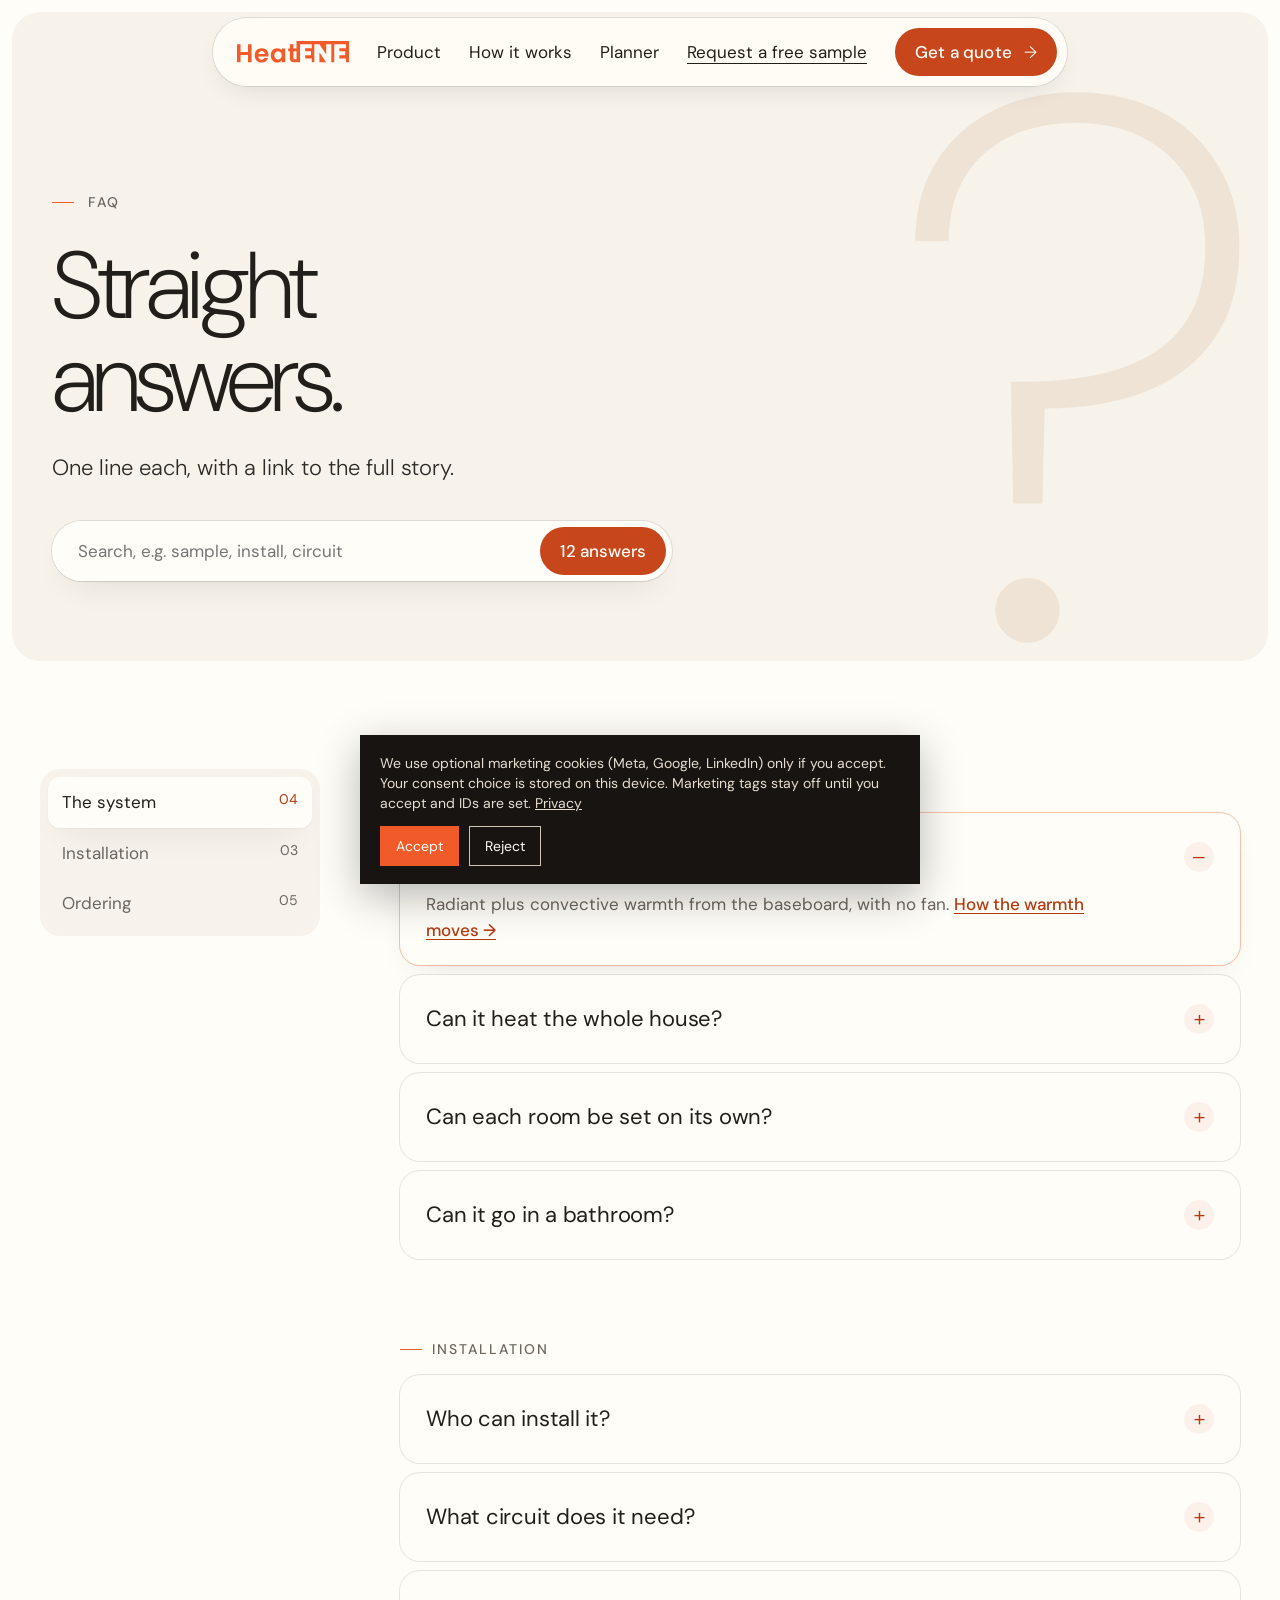
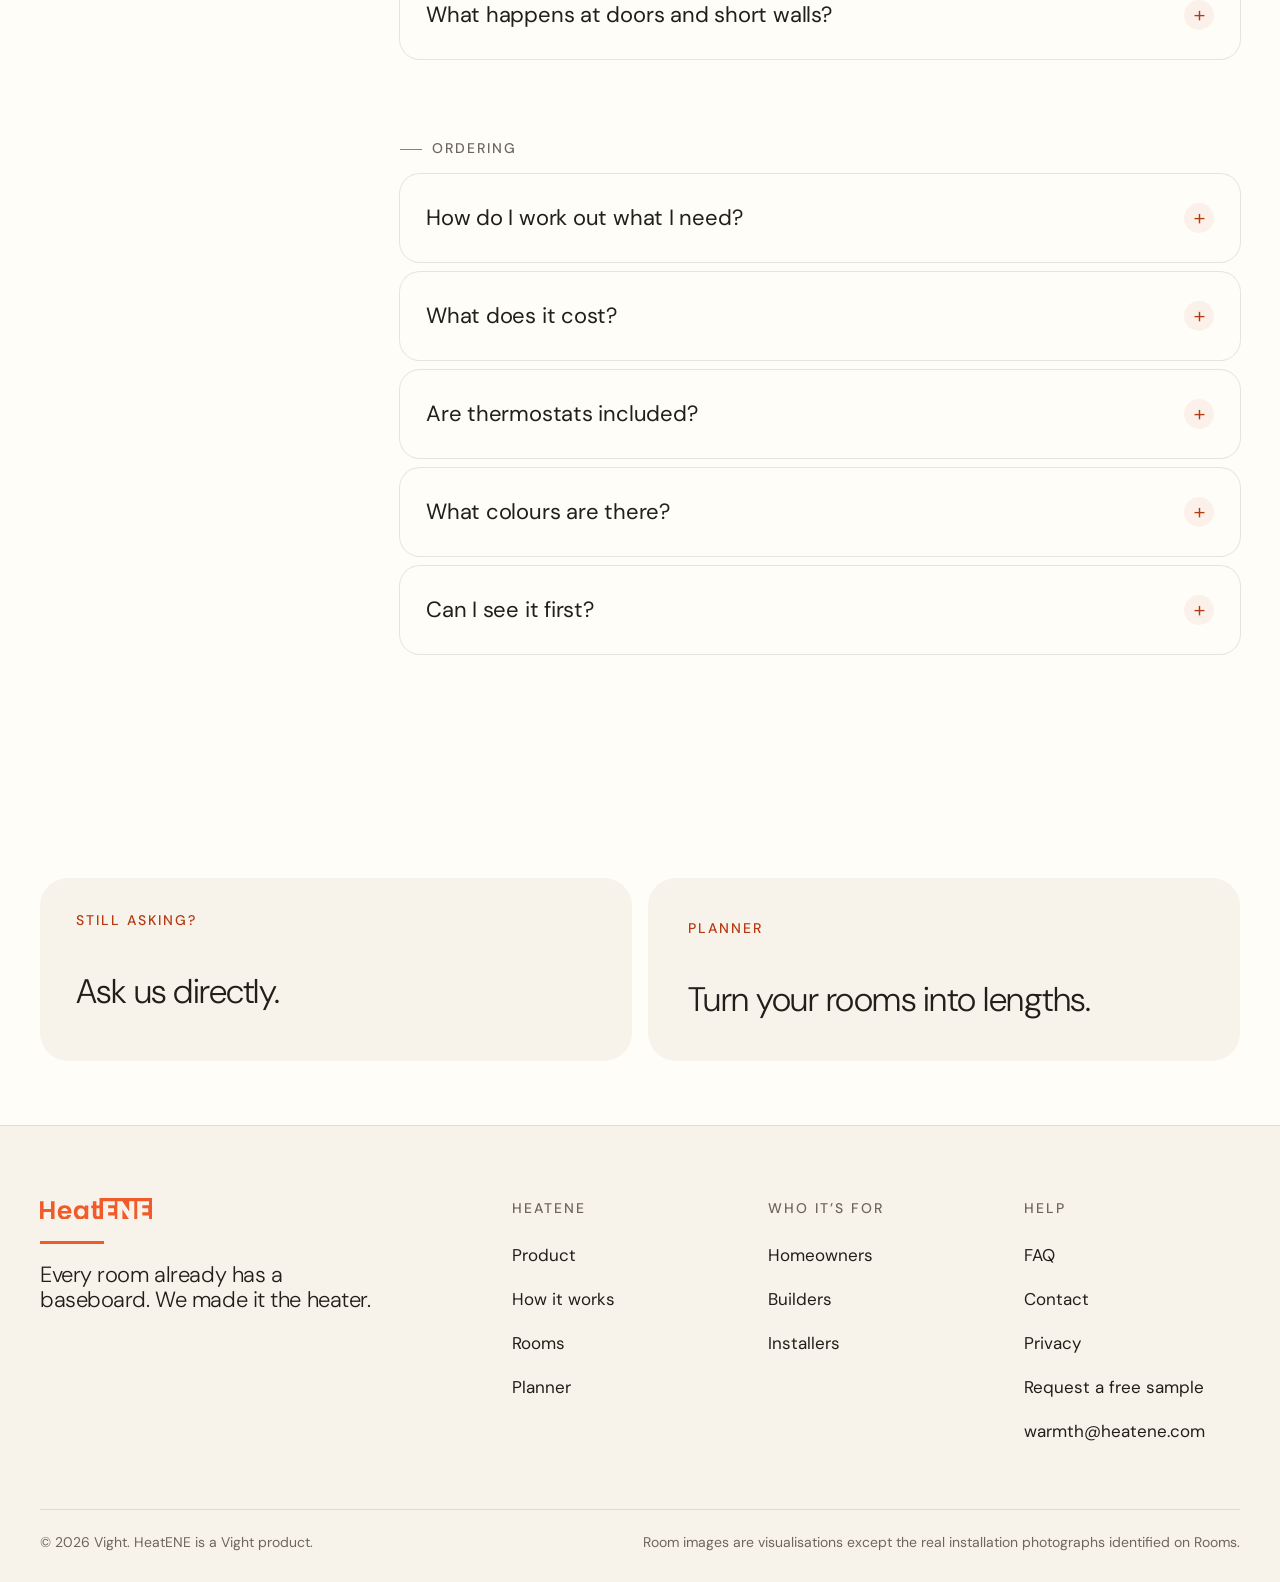
<file: faq/index.html>
<!doctype html><html lang="en"><head><meta charset="utf-8"><meta name="viewport" content="width=device-width,initial-scale=1"><title>FAQ | HeatENE</title><meta property="og:title" content="FAQ | HeatENE"><meta name="description" content="HeatENE is a slim 5.5 in baseboard heater: silent, 100% efficient radiant plus convective warmth, room by room, with even warmth along every wall run. Whole-house heat for new and tight builds; in existing homes, alongside your current heating."><meta property="og:description" content="HeatENE is a slim 5.5 in baseboard heater: silent, 100% efficient radiant plus convective warmth, room by room, with even warmth along every wall run. Whole-house heat for new and tight builds; in existing homes, alongside your current heating."><link rel="icon" type="image/png" sizes="32x32" href="../assets/img/favicon-32.png"><link rel="apple-touch-icon" href="../assets/img/apple-touch-icon.png"><link rel="canonical" href="https://www.heatene.com/faq/"><meta property="og:url" content="https://www.heatene.com/faq/"><meta property="og:type" content="website"><meta property="og:image" content="https://www.heatene.com/assets/img/og.jpg"><meta property="og:image:alt" content="HeatENE matt white skirting in a furnished room"><meta name="twitter:card" content="summary_large_image"><!-- Tracking pixels: paste IDs into assets/js/pixels.js. Loads only after cookie consent. Empty = inactive. -->
<style>
@font-face{font-family:"DM Sans";src:url(../assets/fonts/DMSans-Variable.ttf) format("truetype");font-weight:100 1000;font-display:swap}
:root{--o:#F15A29;--od:#D94718;--g:#171411;--ink:#221F1B;--mu:#6D665F;--ch:#F7F3EB;--pl:#E7DED2;--li:#CFC4B5;--wh:#FFFDF8}
*{box-sizing:border-box;margin:0;padding:0;border-radius:0}
html{scroll-behavior:smooth}
body{font-family:"DM Sans",system-ui,sans-serif;background:var(--wh);color:var(--ink);font-size:17px;line-height:1.55;-webkit-font-smoothing:antialiased}
a{color:inherit;text-decoration:none}img{display:block;width:100%;height:100%;object-fit:cover}
.lp{fill:#F15A29}.ld{fill:#FFFDF8}.logo{display:block;width:112px;height:auto}
.w{max-width:1320px;margin:0 auto;padding:0 40px}
.lab{display:inline-flex;align-items:center;gap:10px;font-size:14px;letter-spacing:.14em;text-transform:uppercase;color:var(--mu);font-weight:500}
.lab:before{content:"";width:22px;height:1px;background:var(--o)}
h1,h2,h3{font-weight:300;letter-spacing:-.035em;line-height:1.02}
h2{font-size:clamp(38px,5vw,72px)}
h3{font-size:22px;font-weight:400;letter-spacing:-.015em;line-height:1.2}
p.lead{font-size:22px;color:var(--mu);max-width:560px;font-weight:300}
.btn{display:inline-flex;align-items:center;gap:12px;height:52px;padding:0 26px;background:var(--g);color:var(--wh);font-size:17px;font-weight:500;letter-spacing:.01em}
.btn.o{background:var(--o)}.btn.line{background:transparent;color:var(--ink);box-shadow:inset 0 0 0 1px var(--ink)}
.btn:after{content:"→";font-weight:300}
section{padding:140px 0}
.tag{position:absolute;left:14px;bottom:14px;font-size:14px;letter-spacing:.14em;text-transform:uppercase;background:rgba(255,253,248,.86);color:var(--ink);padding:5px 9px;font-weight:500}
.tag.real{background:var(--g);color:var(--wh)}
.tag.real:before{content:"";display:inline-block;width:6px;height:6px;background:var(--o);margin-right:7px;vertical-align:1px}
.fig{position:relative;overflow:hidden;background:var(--pl)}
.ph{outline:1px dashed var(--o);outline-offset:-1px}
.chip{display:inline-block;font-size:14px;letter-spacing:.12em;text-transform:uppercase;color:var(--od);border:1px dashed var(--o);padding:3px 7px;font-weight:500}
/* the wall-floor line motif */
.rule{position:relative;height:1px;background:var(--li)}
.rule:before{content:"";position:absolute;left:0;top:-1px;width:64px;height:3px;background:var(--o)}

/* nav */
.nav{position:fixed;top:18px;left:50%;transform:translateX(-50%);z-index:20;display:flex;align-items:center;gap:34px;background:rgba(255,253,248,.92);backdrop-filter:blur(10px);padding:12px 12px 12px 22px;box-shadow:0 0 0 1px rgba(34,31,27,.08)}
.nav ul{display:flex;gap:26px;list-style:none;font-size:14px;white-space:nowrap}.nav .q{white-space:nowrap}
.nav ul a{color:var(--mu)}.nav ul a:hover{color:var(--ink)}
.nav .q{height:38px;padding:0 16px;font-size:14px}
/* hero */
.hero{position:relative;height:100vh;min-height:720px;max-height:980px;padding:0;overflow:hidden;background:var(--pl)}
.hero img{position:absolute;inset:0;width:100%;height:100%;object-fit:cover}
.hero:after{content:"";position:absolute;inset:0;background:linear-gradient(90deg,rgba(23,20,17,.38) 0%,rgba(23,20,17,.12) 45%,rgba(23,20,17,0) 65%),linear-gradient(180deg,rgba(23,20,17,0) 45%,rgba(23,20,17,.3) 100%)}
.hero .copy{position:absolute;left:0;right:0;bottom:56px;z-index:2;color:var(--wh)}
.hero h1{font-size:clamp(56px,7.6vw,124px);font-weight:250;max-width:900px}
.hero .row{display:flex;flex-direction:column;align-items:flex-start;gap:26px;margin-top:28px;max-width:560px}
.hero .row p{max-width:460px;font-size:17px;font-weight:300;opacity:.95}
.hero .tag{left:auto;right:40px;bottom:40px;z-index:3}
.hero .hl{position:absolute;z-index:2;left:0;bottom:0;width:100%;height:1px;background:rgba(255,253,248,.4)}
/* idea */
.idea .grid{display:grid;grid-template-columns:5fr 7fr;gap:80px;align-items:end}
.idea h2 em{font-style:normal;color:var(--o)}
.idea .pair{display:grid;grid-template-columns:1fr 1fr;gap:16px;margin-top:80px}
.idea .pair .fig{aspect-ratio:4/3}
.idea .cap{display:flex;justify-content:space-between;margin-top:14px;font-size:14px;color:var(--mu)}
/* readouts */
.reads{display:grid;grid-template-columns:repeat(4,1fr);border-top:1px solid var(--li);border-bottom:1px solid var(--li);margin-top:96px}
.reads div{padding:30px 28px 34px;border-left:1px solid var(--li)}.reads div:first-child{border-left:0;padding-left:0}
.reads b{display:block;font-size:34px;font-weight:300;letter-spacing:-.02em;margin-bottom:6px}
.reads span{font-size:14px;color:var(--mu)}
/* comfort */
.comfort{background:var(--ch)}
.comfort .top{display:flex;justify-content:space-between;align-items:end;gap:60px;margin-bottom:64px}
.three{display:grid;grid-template-columns:repeat(3,1fr);gap:16px}
.card .fig{aspect-ratio:4/5}
.card h3{margin-top:22px}.card p{margin-top:8px;color:var(--mu);font-size:17px;max-width:360px}
.card .n{font-size:14px;letter-spacing:.14em;color:var(--o);font-weight:500;margin-top:22px;display:block}
/* how */
.how .grid{display:grid;grid-template-columns:1fr 1fr;gap:80px;align-items:center}
.steps{margin-top:48px;border-top:1px solid var(--li)}
.steps li{list-style:none;display:grid;grid-template-columns:56px 1fr;padding:22px 0;border-bottom:1px solid var(--li)}
.steps li b{font-weight:400;color:var(--o);font-size:14px;letter-spacing:.1em;padding-top:3px}
.steps li h3{font-size:22px}.steps li p{color:var(--mu);font-size:17px;margin-top:4px}
.how .fig{aspect-ratio:3/4}
/* product */
.product{background:var(--g);color:var(--wh)}
.product .lab{color:#b8ada1}
.product p.lead{color:#c9bfb3}
.product .grid{display:grid;grid-template-columns:7fr 5fr;grid-template-rows:640px;gap:16px;margin-top:64px}
.product .big{height:100%}
.product .stack{display:grid;grid-template-rows:1fr 1fr;gap:16px}
.product .specs{display:grid;grid-template-columns:repeat(3,1fr);margin-top:64px;border-top:1px solid #3b352f}
.product .specs div{padding:24px 24px 0 0}
.product .specs dt{font-size:14px;letter-spacing:.12em;text-transform:uppercase;color:#9d9287}
.product .specs dd{font-size:22px;font-weight:300;margin-top:6px}
.product .chip{color:#ff8c63;border-color:#ff8c63}
.product .tag{background:rgba(255,253,248,.9)}.product .tag.real{background:var(--g);color:var(--wh)}
/* rooms */
.rooms .top{display:flex;justify-content:space-between;align-items:end;margin-bottom:56px;gap:40px}
.gal{display:grid;grid-template-columns:repeat(12,1fr);grid-auto-rows:120px;gap:16px}
.gal .fig img{width:100%;height:100%;object-fit:cover;display:block}
.gal .fig:nth-child(1){grid-column:span 7;grid-row:span 5}
.gal .fig:nth-child(2){grid-column:span 5;grid-row:span 5}
.gal .fig:nth-child(3),.gal .fig:nth-child(4),.gal .fig:nth-child(5){grid-column:span 4;grid-row:span 4}
.gal .fig:nth-child(6){grid-column:span 5;grid-row:span 4}
.gal .fig:nth-child(7){grid-column:span 7;grid-row:span 4}
.gnote{margin-top:18px;font-size:14px;color:var(--mu)}
.gal .cap{position:absolute;right:14px;bottom:14px;color:var(--wh);font-size:14px;text-shadow:0 1px 8px rgba(0,0,0,.35)}
/* real installs strip */
.real{padding-top:0}
.real .strip{display:grid;grid-template-columns:repeat(3,1fr);gap:16px;margin-top:40px}
.real .strip .fig{aspect-ratio:3/4}
/* trade */
.trade{background:var(--pl)}
.trade .grid{display:grid;grid-template-columns:6fr 6fr;gap:80px;align-items:start}
.trade .fig{aspect-ratio:4/3}
.trade ul{list-style:none;margin:40px 0 44px;border-top:1px solid var(--li)}
.trade ul li{padding:18px 0;border-bottom:1px solid var(--li);display:grid;grid-template-columns:200px 1fr;gap:20px;font-size:17px}
.trade ul li b{font-weight:500}
.trade ul li span{color:var(--mu)}
.trade .acts{display:flex;gap:12px;flex-wrap:wrap}
/* faq */
.faq .grid{display:grid;grid-template-columns:4fr 8fr;gap:80px}
details{border-bottom:1px solid var(--li);padding:24px 0}
details:first-child{border-top:1px solid var(--li)}
summary{list-style:none;cursor:pointer;font-size:22px;font-weight:400;letter-spacing:-.01em;display:flex;justify-content:space-between}
summary::-webkit-details-marker{display:none}
summary:after{content:"+";color:var(--o);font-weight:300}
details[open] summary:after{content:"–"}
details p{color:var(--mu);margin-top:12px;max-width:680px}
/* cta */
.cta{position:relative;padding:0;min-height:640px;color:var(--wh);overflow:hidden}
.cta img{position:absolute;inset:0}
.cta:before{content:"";position:absolute;inset:0;background:rgba(23,20,17,.48);z-index:1}
.cta .w{position:relative;z-index:2;padding-top:150px;padding-bottom:110px}
.cta h2{font-size:clamp(48px,7vw,108px);max-width:900px}
.cta .acts{display:flex;gap:12px;margin-top:44px;flex-wrap:wrap}
.cta .btn.line{color:var(--wh);box-shadow:inset 0 0 0 1px var(--wh)}
.cta p{margin-top:22px;opacity:.85}
.cta .tag{z-index:3}
footer{background:var(--g);color:#b8ada1;font-size:14px}
footer .w{display:flex;justify-content:space-between;align-items:center;padding-top:36px;padding-bottom:36px;gap:20px}
/* audience split */
.aud{padding:0;background:var(--wh)}
.aud .row3{display:grid;grid-template-columns:repeat(3,1fr);border-bottom:1px solid var(--li)}
.aud a.c{display:flex;flex-direction:column;gap:14px;padding:44px 40px 40px;border-left:1px solid var(--li);transition:background .2s}
.aud a.c:first-child{border-left:0}
.aud a.c:hover{background:var(--ch)}
.aud .k{font-size:14px;letter-spacing:.14em;text-transform:uppercase;color:var(--o);font-weight:500}
.aud h3{font-size:34px;font-weight:300;letter-spacing:-.025em}
.aud p{color:var(--mu);font-size:17px;max-width:360px}
.aud .go{margin-top:auto;padding-top:14px;font-size:17px;font-weight:500;display:flex;align-items:center;gap:10px}
.aud .go:after{content:"→";font-weight:300;color:var(--o)}
/* how it fits */
.fits{background:var(--ch)}
.fits .grid{display:grid;grid-template-columns:5fr 7fr;gap:80px;align-items:center}
.fits ul{list-style:none;margin-top:36px;border-top:1px solid var(--li)}
.fits li{display:grid;grid-template-columns:36px 1fr;padding:18px 0;border-bottom:1px solid var(--li);font-size:17px}
.fits li i{display:block;width:20px;height:3px;background:var(--o);margin-top:11px}
.fits li i.t{width:10px;height:10px;background:var(--g);margin-top:7px}
.fits li i.hp{width:22px;height:10px;background:transparent;outline:1.5px dashed var(--mu);margin-top:7px}
.fits li b{font-weight:500}.fits li span{color:var(--mu)}
.fits .pair{margin-top:28px;padding:18px 20px;background:var(--wh);font-size:17px;color:var(--mu);border-left:3px solid var(--li)}
.fits .pair b{color:var(--ink);font-weight:500}
.plan{background:var(--wh);padding:28px;box-shadow:0 0 0 1px var(--li)}
.plan svg{display:block;width:100%;height:auto}
.plan .pc{display:flex;justify-content:space-between;margin-top:14px;font-size:14px;color:var(--mu)}
/* comparison */
.cmp .top{display:flex;justify-content:space-between;align-items:end;gap:60px;margin-bottom:56px}
.tbl{overflow-x:auto;-webkit-overflow-scrolling:touch}
.tbl table{width:100%;min-width:1080px;border-collapse:collapse;font-size:17px}
.tbl th,.tbl td{text-align:left;vertical-align:top;padding:16px 14px;border-bottom:1px solid var(--li)}
.tbl thead th{font-size:14px;letter-spacing:.1em;text-transform:uppercase;color:var(--mu);font-weight:500;border-bottom:1px solid var(--ink)}
.tbl tbody th{font-weight:500;width:150px;color:var(--ink)}
.tbl td{color:var(--mu)}
.tbl .h{background:var(--ch);color:var(--ink)}
.tbl thead th.h{color:var(--ink);box-shadow:inset 0 3px 0 var(--o)}
.tbl .y:before{content:"";display:inline-block;width:8px;height:8px;background:var(--o);margin-right:8px;vertical-align:1px}
.energy{display:grid;grid-template-columns:5fr 7fr;gap:60px;margin-top:64px;padding-top:40px;border-top:1px solid var(--li)}
.energy h3{font-size:34px;font-weight:300}
.energy p{color:var(--mu);margin-bottom:14px}
.energy .nums{display:grid;grid-template-columns:1fr 1fr;gap:16px;margin:8px 0 18px}
.energy .nums div{background:var(--ch);padding:22px}
.energy .nums b{display:block;font-size:34px;font-weight:300;letter-spacing:-.02em}
.energy .nums span{font-size:14px;color:var(--mu)}
.fn{font-size:14px;color:var(--mu);margin-top:22px;max-width:980px;line-height:1.5}
/* planner */
.planner{background:var(--g);color:var(--wh)}
.planner .lab{color:#b8ada1}.planner p.lead{color:#c9bfb3}
.planner .top{display:flex;justify-content:space-between;align-items:end;gap:60px;margin-bottom:48px}
.pl{display:grid;grid-template-columns:8fr 4fr;gap:16px;align-items:start}
.pl .rooms-in{background:#211d19;padding:24px}
.pl .hd,.pl .rm{display:grid;grid-template-columns:1.8fr .8fr .8fr .7fr .9fr 36px;gap:8px;align-items:center}
.pl .hd{font-size:14px;letter-spacing:.1em;text-transform:uppercase;color:#9d9287;padding-bottom:10px;border-bottom:1px solid #3b352f}
.pl .rm{padding:10px 0;border-bottom:1px solid #3b352f}
.pl input,.pl select{width:100%;height:40px;background:#171411;color:var(--wh);border:1px solid #4a433c;padding:0 10px;font:inherit;font-size:17px;border-radius:0}
.pl input:focus{outline:2px solid var(--o);outline-offset:-2px;border-color:transparent}
.pl .x{height:40px;background:none;border:1px solid #4a433c;color:#b8ada1;cursor:pointer;font-size:17px}
.pl .x:hover{color:var(--wh);border-color:var(--o)}
.pl .tools{display:flex;gap:12px;align-items:center;justify-content:space-between;margin-top:18px;flex-wrap:wrap}
.pl .add{height:44px;padding:0 18px;background:transparent;color:var(--wh);border:1px solid #6d665f;font:inherit;font-size:17px;cursor:pointer}
.pl .add:hover{border-color:var(--o)}
.pl .dw{display:flex;gap:10px;align-items:center;font-size:14px;color:#b8ada1}.pl .dw input{width:70px}
.pl .out{background:var(--wh);color:var(--ink);padding:28px}
.pl .big{font-size:64px;font-weight:250;letter-spacing:-.04em;line-height:1}
.pl .big small{font-size:22px;letter-spacing:0;color:var(--mu);margin-left:6px}
.pl dl{margin-top:22px;border-top:1px solid var(--li)}
.pl dl div{display:flex;justify-content:space-between;padding:11px 0;border-bottom:1px solid var(--li);font-size:17px}
.pl dt{color:var(--mu)}.pl dd{font-weight:500}
.pl .price{margin-top:18px;padding:14px 16px}
.pl .price b{font-size:22px;font-weight:300;display:block;margin-top:6px}
.pl .note{font-size:14px;color:var(--mu);margin-top:14px;line-height:1.5}
.pl .soon{margin-top:14px;font-size:14px;display:flex;justify-content:space-between;color:var(--mu)}
.pl .per{margin-top:18px;font-size:14px;color:#b8ada1}
.pl .per table{width:100%;border-collapse:collapse}.pl .per td,.pl .per th{padding:6px 4px;text-align:right;border-bottom:1px solid #3b352f}.pl .per th{font-weight:500;color:#9d9287;font-size:14px;letter-spacing:.08em;text-transform:uppercase}.pl .per td:first-child,.pl .per th:first-child{text-align:left}
.send{margin-top:16px;background:#211d19;padding:28px;display:grid;grid-template-columns:4fr 8fr;gap:40px}
.send h3{font-size:34px;font-weight:300}
.send p{color:#b8ada1;font-size:17px;margin-top:8px}
.send form{display:grid;grid-template-columns:1fr 1fr;gap:10px}
.send label{font-size:14px;letter-spacing:.1em;text-transform:uppercase;color:#9d9287;display:flex;flex-direction:column;gap:6px}
.send .full{grid-column:span 2}
.send input,.send select{height:44px;background:#171411;color:var(--wh);border:1px solid #4a433c;padding:0 12px;font:inherit;font-size:17px;border-radius:0}
.send button{height:52px;background:var(--o);color:var(--wh);border:0;font:inherit;font-weight:500;font-size:17px;cursor:pointer}
.send .draft{font-size:14px;color:#ff8c63;margin-top:4px}
.planner .chip{color:#ff8c63;border-color:#ff8c63}
/* builders */
.builders{background:var(--pl)}
.builders .grid{display:grid;grid-template-columns:6fr 6fr;gap:80px;align-items:start}
.builders .fig{aspect-ratio:4/3}
.builders ul{list-style:none;margin:36px 0 0;border-top:1px solid var(--li)}
.builders ul li{padding:18px 0;border-bottom:1px solid var(--li);display:grid;grid-template-columns:220px 1fr;gap:20px;font-size:17px}
.builders ul li b{font-weight:500}.builders ul li span{color:var(--mu)}
.pilot{margin-top:16px;background:var(--wh);padding:26px}
.pilot h3{font-size:22px;font-weight:400}
.pilot p{color:var(--mu);font-size:17px;margin-top:6px}
.pilot form{display:grid;grid-template-columns:1fr 1fr;gap:10px;margin-top:18px}
.pilot label{font-size:14px;letter-spacing:.1em;text-transform:uppercase;color:var(--mu);display:flex;flex-direction:column;gap:6px}
.pilot input,.pilot select{height:44px;border:1px solid var(--li);background:var(--wh);padding:0 12px;font:inherit;font-size:17px;color:var(--ink);border-radius:0}
.pilot .full{grid-column:span 2}
.pilot button{height:52px;background:var(--g);color:var(--wh);border:0;font:inherit;font-weight:500;font-size:17px;cursor:pointer}
.pilot .draft{font-size:14px;color:var(--od)}
/* sample */
.sample{padding:0;background:var(--g);color:var(--wh)}
.sample .grid{display:grid;grid-template-columns:5fr 7fr;align-items:stretch}
.sample .fig{min-height:420px}
.sample .tx{padding:80px 64px;display:flex;flex-direction:column;justify-content:center;gap:18px}
.sample .lab{color:#b8ada1}
.sample h2{font-size:clamp(36px,4vw,56px)}
.sample p{color:#c9bfb3;max-width:520px}
.sample .chip{color:#ff8c63;border-color:#ff8c63;align-self:flex-start}
@media (max-width:900px){
 .aud .row3{grid-template-columns:1fr}.aud a.c{border-left:0;border-top:1px solid var(--li);padding:30px 22px}
 .fits .grid,.energy,.builders .grid,.sample .grid,.send{grid-template-columns:1fr;gap:32px}
 .cmp .top,.planner .top{flex-direction:column;align-items:flex-start;gap:20px}
 .plan{padding:14px}
 .pl{grid-template-columns:1fr}
 .pl .hd{display:none}
 .pl .rm{grid-template-columns:1fr 1fr 1fr;gap:8px;padding:14px 0}
 .pl .rm>*:first-child{grid-column:span 3}
 .pl .rm label.m{display:flex;flex-direction:column;gap:4px;font-size:14px;letter-spacing:.08em;text-transform:uppercase;color:#9d9287}
 .send form,.pilot form{grid-template-columns:1fr}.send .full,.pilot .full{grid-column:auto}
 .builders ul li{grid-template-columns:1fr;gap:4px}
 .energy .nums{grid-template-columns:1fr}
 .sample .tx{padding:48px 22px}
}
@media (min-width:901px){.pl .rm label.m span{display:none}}

@media (max-width:900px){
 .w{padding:0 22px}section{padding:88px 0}
 .nav{left:12px;right:12px;transform:none;top:12px;gap:12px;justify-content:space-between}.nav ul{display:none}
 .hero{min-height:640px}.hero img{object-position:28% 55%}.hero .copy{bottom:34px}.hero h1{font-size:54px}.hero .row{flex-direction:column;align-items:flex-start;gap:22px}.hero .row p{font-size:17px}.hero .tag{right:12px;bottom:auto;top:76px}
 .idea .grid,.how .grid,.trade .grid,.faq .grid,.product .grid{grid-template-columns:1fr;gap:36px}
 .idea .pair{grid-template-columns:1fr;margin-top:48px}
 .reads{grid-template-columns:1fr 1fr}.reads div:nth-child(3){border-left:0;padding-left:0}.reads div{border-top:1px solid var(--li)}
 .comfort .top,.rooms .top{flex-direction:column;align-items:flex-start}
 .three{grid-template-columns:1fr;gap:40px}.real .strip{grid-template-columns:1fr 1fr}
 .gal{grid-template-columns:1fr 1fr;grid-auto-rows:auto;gap:10px}.gal .fig:nth-child(n){grid-column:span 1;grid-row:auto;aspect-ratio:4/5}.gal .fig:nth-child(1),.gal .fig:nth-child(6),.gal .fig:nth-child(7){grid-column:span 2;aspect-ratio:4/3}.gal .cap{font-size:14px;left:10px;right:auto;bottom:10px;text-shadow:0 1px 6px rgba(0,0,0,.55)}.gal .tag{left:8px;bottom:8px;font-size:14px;padding:4px 6px}
 .product .specs{grid-template-columns:1fr}.product .grid{grid-template-rows:auto}.product .big{aspect-ratio:4/3;height:auto}.product .stack{grid-template-rows:none;grid-template-columns:1fr 1fr}.product .stack .fig{aspect-ratio:3/4}
 .trade ul li{grid-template-columns:1fr;gap:4px}
}
.real .strip{grid-template-columns:repeat(3,1fr)}
.real .strip .fig{border-radius:20px}
.real .strip .tag{top:14px;bottom:auto;display:inline-flex;align-items:center}
.real .strip .tag:before{flex:none}
.real .strip .fig img{width:100%;height:100%;object-fit:cover;display:block;border-radius:inherit}
@media (max-width:900px){.real .strip{grid-template-columns:1fr 1fr;gap:12px;margin-top:28px}.real .strip .fig:first-child{grid-column:1/-1;aspect-ratio:4/3}.real .strip .tag{left:8px;right:auto;top:8px;bottom:auto;width:max-content;max-width:calc(100% - 16px);font-size:14px;letter-spacing:.08em;padding:4px 8px;line-height:1.35}}
.pl .wnote{margin-top:10px;font-size:14px;color:var(--mu);line-height:1.45}
.pl .per table{min-width:520px}
/* ===== inner pages (shared) ===== */
.nav .cur{color:var(--ink);box-shadow:inset 0 -1px 0 var(--o)}
.nav .mb{display:none;height:38px;padding:0 14px;background:transparent;border:1px solid var(--li);font:inherit;font-size:14px;color:var(--ink);cursor:pointer}
.mnav{display:none;position:fixed;top:76px;left:12px;right:12px;z-index:19;background:var(--wh);box-shadow:0 0 0 1px var(--li);padding:10px 22px 18px}
.mnav a{display:flex;justify-content:space-between;padding:13px 0;border-bottom:1px solid var(--pl);font-size:17px}
.mnav a:after{content:"→";color:var(--o)}
.mnav.open{display:block}
@media (max-width:1180px){.nav ul{display:none}.nav .mb{display:inline-block}.nav{gap:12px}}
/* footer, site version */
footer.site{padding:0}
footer.site .fw{max-width:1320px;margin:0 auto;padding:72px 40px 28px}
footer.site .cols{display:grid;grid-template-columns:4fr 2fr 2fr 2fr 2fr;gap:40px;padding-bottom:56px;border-bottom:1px solid #3b352f}
footer.site h4{font-size:14px;letter-spacing:.14em;text-transform:uppercase;color:#7d746a;font-weight:500;margin-bottom:14px}
footer.site .cols a{display:block;padding:5px 0;color:#d8cfc4;font-size:17px}
footer.site .cols a:hover{color:var(--wh)}
footer.site .big{font-size:34px;font-weight:300;color:var(--wh);letter-spacing:-.02em;line-height:1.15;margin-top:22px;max-width:360px}
footer.site .line{position:relative;height:1px;background:#3b352f;margin:0}
footer.site .base{display:flex;justify-content:space-between;gap:24px;padding-top:22px;font-size:14px;color:#9d9287;flex-wrap:wrap}
/* page hero shell */
.xh{position:relative;padding:0;overflow:hidden;color:var(--wh);background:var(--g)}
.xh .bg{position:absolute;inset:0}
.xh .bg:after{content:"";position:absolute;inset:0;background:linear-gradient(90deg,rgba(23,20,17,.5) 0%,rgba(23,20,17,.18) 50%,rgba(23,20,17,0) 72%),linear-gradient(180deg,rgba(23,20,17,.1) 0%,rgba(23,20,17,0) 40%,rgba(23,20,17,.42) 100%)}
.xh .in{position:relative;z-index:2;max-width:1320px;margin:0 auto;padding:0 40px}
.xh .idx{font-size:14px;letter-spacing:.16em;text-transform:uppercase;font-weight:500;display:flex;gap:14px;align-items:center;color:rgba(255,253,248,.85)}
.xh .idx b{color:var(--o);font-weight:500}
.xh .idx:before{content:"";width:22px;height:1px;background:var(--o)}
.xh h1{font-size:clamp(54px,7.4vw,120px);font-weight:250;letter-spacing:-.045em;line-height:.98;margin-top:20px}
.xh p.sub{font-size:22px;font-weight:300;max-width:500px;margin-top:26px;opacity:.95}
.xh .acts{display:flex;gap:12px;flex-wrap:wrap;margin-top:32px}
.xh .btn.line{color:var(--wh);box-shadow:inset 0 0 0 1px rgba(255,253,248,.9)}
.xh .jump{position:absolute;z-index:3;left:0;right:0;bottom:0;border-top:1px solid rgba(255,253,248,.28)}
.xh .jump .in{display:flex;gap:0}
.xh .jump a{flex:1;padding:18px 0 20px;font-size:14px;color:rgba(255,253,248,.8);border-left:1px solid rgba(255,253,248,.18);padding-left:18px;display:flex;gap:10px}
.xh .jump a:first-child{border-left:0;padding-left:0}
.xh .jump a b{color:var(--o);font-weight:500}
.xh .jump a:hover{color:var(--wh)}
/* hero: full-bleed photo */
.xh.photo{height:92vh;min-height:720px;max-height:940px}
.xh.photo .copy{position:absolute;left:0;right:0;bottom:120px;z-index:2}
/* hero: split */
.xh.split{display:grid;grid-template-columns:6fr 6fr;height:100vh;min-height:760px;max-height:940px}
.xh.split .jump{background:var(--g)}
.xh.split .l{position:relative;padding:190px 64px 150px max(40px,calc((100vw - 1320px)/2 + 40px));display:flex;flex-direction:column;justify-content:flex-end}
.xh.split .r{position:relative}
.xh.split .floor{position:absolute;left:0;right:0;z-index:3;height:3px;background:var(--o);pointer-events:none}
/* hero: chalk */
.xh.chalk{background:var(--ch);color:var(--ink)}
.xh.chalk .idx{color:var(--mu)}
.xh.chalk .btn.line{color:var(--ink);box-shadow:inset 0 0 0 1px var(--ink)}
.xh.chalk .jump{border-top-color:var(--li)}.xh.chalk .jump a{color:var(--mu);border-left-color:var(--li)}.xh.chalk .jump a:hover{color:var(--ink)}
/* section head */
.sh{display:flex;justify-content:space-between;align-items:end;gap:60px;margin-bottom:64px}
.sh h2 em{font-style:normal;color:var(--o)}
.dark{background:var(--g);color:var(--wh)}.dark .lab{color:#b8ada1}.dark p.lead{color:#c9bfb3}.dark .chip{color:#ff8c63;border-color:#ff8c63}
.chalk{background:var(--ch)}.plaster{background:var(--pl)}
.tc{display:inline-block;font-size:14px;letter-spacing:.12em;text-transform:uppercase;color:var(--od);border:1px dashed var(--o);padding:3px 7px;font-weight:500;white-space:nowrap}
.dark .tc{color:#ff8c63;border-color:#ff8c63}
.vnote{font-size:14px;color:var(--mu);margin-top:16px}.dark .vnote{color:#9d9287}
.capline{display:flex;justify-content:space-between;margin-top:12px;font-size:14px;color:var(--mu)}
/* big statement band */
.band{padding:120px 0}
.band .st{font-size:clamp(34px,4.4vw,64px);font-weight:250;letter-spacing:-.035em;line-height:1.08;max-width:1100px}
.band .st em{font-style:normal;color:var(--o)}
/* next page strip */
.nextp{padding:0;background:var(--wh)}
.nextp .g{display:grid;grid-template-columns:1fr 1fr;border-top:1px solid var(--li)}
.nextp a{display:grid;grid-template-columns:1fr 200px;align-items:center;gap:30px;padding:44px 40px;border-left:1px solid var(--li);transition:background .2s}
.nextp a:first-child{border-left:0}
.nextp a:hover{background:var(--ch)}
.nextp .k{font-size:14px;letter-spacing:.14em;text-transform:uppercase;color:var(--o);font-weight:500}
.nextp h3{font-size:34px;font-weight:300;margin-top:10px}
.nextp .fig{aspect-ratio:4/3}
/* ===== product ===== */
.anat{display:grid;grid-template-columns:8fr 4fr;gap:16px}
.anat .fig{aspect-ratio:4/3}
.pin{position:absolute;z-index:2;transform:translate(-50%,-50%);width:30px;height:30px;background:var(--o);color:var(--wh);font-size:14px;font-weight:500;display:flex;align-items:center;justify-content:center;cursor:pointer;border:0;font-family:inherit}
.pin:after{content:"";position:absolute;inset:-7px;box-shadow:0 0 0 1px rgba(241,90,41,.55)}
.pin.on{background:var(--g)}
.alist{list-style:none;border-top:1px solid var(--li)}
.alist li{display:grid;grid-template-columns:44px 1fr;padding:18px 0;border-bottom:1px solid var(--li);cursor:pointer;transition:background .15s}
.alist li b{color:var(--o);font-weight:500;font-size:14px;padding-top:2px}
.alist li h3{font-size:22px}.alist li p{color:var(--mu);font-size:17px;margin-top:3px}
.alist li.on{background:var(--ch);box-shadow:-12px 0 0 var(--ch),12px 0 0 var(--ch)}
.kit{display:grid;grid-template-columns:2.2fr 1fr 1fr 1fr 1fr;gap:0;border-top:1px solid #3b352f;border-bottom:1px solid #3b352f}
.kit div{padding:34px 26px 30px;border-left:1px solid #3b352f;display:flex;flex-direction:column;gap:14px}
.kit div:first-child{border-left:0;padding-left:0}
.kit svg{height:120px;width:100%}
.kit b{font-weight:400;font-size:22px}.kit span{font-size:14px;color:#9d9287}
.sheet{background:var(--wh);box-shadow:0 0 0 1px var(--li)}
.sheet .hd{display:flex;justify-content:space-between;align-items:center;padding:22px 28px;border-bottom:1px solid var(--ink)}
.sheet .hd b{font-weight:500;letter-spacing:.02em}
.sheet table{width:100%;border-collapse:collapse;font-size:17px}
.sheet th,.sheet td{text-align:left;padding:15px 28px;border-bottom:1px solid var(--pl);vertical-align:top}
.sheet th{width:32%;font-weight:400;color:var(--mu)}
.sheet tr.g th{font-size:14px;letter-spacing:.14em;text-transform:uppercase;color:var(--o);font-weight:500;padding-top:24px;background:var(--ch)}
.sheet tr.g th{width:auto}
.finish{display:grid;grid-template-columns:repeat(3,1fr);gap:16px}
.finish .sw{aspect-ratio:1/1;position:relative}
.finish .sw.w1{background:#F6F4EF;box-shadow:inset 0 0 0 1px var(--li)}
.finish .sw.w2{background:repeating-linear-gradient(90deg,#c9a37a 0 7px,#c29a70 7px 9px,#cfa983 9px 19px,#bf966b 19px 21px)}
.finish .sw.w3{background:var(--ch);outline:1px dashed var(--o);outline-offset:-1px;display:flex;align-items:center;justify-content:center;color:var(--od);font-size:14px}
/* ===== how it works ===== */
.elev{background:var(--wh);box-shadow:0 0 0 1px var(--li);padding:30px}
.elev svg{display:block;width:100%;height:auto}
.zone{display:grid;grid-template-columns:7fr 5fr;gap:60px;align-items:center}
.zone .plan{padding:24px}
.zone .plan svg .rm{cursor:pointer;transition:fill .2s}
.zstate{list-style:none;border-top:1px solid #3b352f}
.zstate li{display:flex;justify-content:space-between;align-items:center;padding:14px 0;border-bottom:1px solid #3b352f;font-size:17px;cursor:pointer}
.zstate li span.s{font-size:14px;letter-spacing:.12em;text-transform:uppercase;padding:4px 9px;font-weight:500;min-width:62px;text-align:center}
.s-on{background:var(--o);color:var(--wh)}.s-low{background:#6b3a26;color:#ffd9c9}.s-off{background:transparent;color:#9d9287;box-shadow:inset 0 0 0 1px #4a433c}
.proof{display:grid;grid-template-columns:repeat(4,1fr);border-top:1px solid var(--ink)}
.proof div{padding:28px 24px 30px 0;border-right:1px solid var(--li);margin-right:24px}
.proof div:last-child{border-right:0}
.proof .st{font-size:14px;letter-spacing:.12em;text-transform:uppercase;color:var(--mu);margin-bottom:22px;display:flex;align-items:center;gap:8px}
.proof .st:before{content:"";width:8px;height:8px;box-shadow:inset 0 0 0 1.5px var(--mu)}
.proof .st.ok:before{background:var(--o);box-shadow:none}
.proof b{display:block;font-weight:400;font-size:22px;letter-spacing:-.01em}
.proof p{font-size:14px;color:var(--mu);margin-top:8px}
/* ===== builders ===== */
.tl{position:relative;margin-top:24px}
.tl .track{display:grid;grid-template-columns:repeat(7,1fr);position:relative}
.tl .track:before{content:"";position:absolute;left:0;right:0;top:27px;height:1px;background:#4a433c}
.tl .st{position:relative;padding-right:18px}
.tl .st .dot{width:13px;height:13px;background:var(--g);box-shadow:inset 0 0 0 1.5px #6d665f;margin:21px 0 26px}
.tl .st.hi .dot{background:var(--o);box-shadow:none;width:13px}
.tl .st.hi:before{content:"";position:absolute;left:0;right:0;top:26px;height:3px;background:var(--o)}
.tl .st b{display:block;font-size:14px;letter-spacing:.14em;text-transform:uppercase;color:#9d9287;font-weight:500}
.tl .st h3{font-size:22px;margin-top:8px;font-weight:400}
.tl .st p{font-size:14px;color:#b8ada1;margin-top:8px}
.tl .st.hi h3{color:var(--o)}
.tl .st .x{font-size:14px;color:#9d9287;margin-top:10px;text-decoration:line-through;text-decoration-color:var(--o)}
.off{display:grid;grid-template-columns:repeat(6,1fr);border-top:1px solid var(--li);border-bottom:1px solid var(--li)}
.off div{padding:28px 20px 30px;border-left:1px solid var(--li);font-size:17px}
.off div:first-child{border-left:0;padding-left:0}
.off s{text-decoration-color:var(--o);text-decoration-thickness:2px;font-size:22px;font-weight:300;letter-spacing:-.01em;display:block;margin-bottom:8px}
.off span{font-size:14px;color:var(--mu)}
/* ===== installers ===== */
.seq{display:grid;grid-template-columns:repeat(3,1fr);gap:16px}
.seq .s{background:var(--wh);box-shadow:0 0 0 1px var(--li);padding:26px;display:flex;flex-direction:column;gap:14px;position:relative}
.seq .s .n{font-size:56px;font-weight:200;letter-spacing:-.04em;line-height:1;color:var(--o)}
.seq .s svg{width:100%;height:150px;background:var(--ch)}
.seq .s h3{font-size:22px}.seq .s p{font-size:17px;color:var(--mu)}
.dl{display:grid;grid-template-columns:repeat(4,1fr);border-top:1px solid #3b352f}
.dl a,.dl div{padding:26px 22px 30px 0;border-bottom:1px solid #3b352f;display:flex;flex-direction:column;gap:10px;margin-right:22px}
.dl .ft{font-size:14px;letter-spacing:.14em;text-transform:uppercase;color:#9d9287}
.dl b{font-weight:400;font-size:22px}
.dl .av{font-size:14px;color:#ff8c63}
.dl svg{width:30px;height:38px}
.need{list-style:none;border-top:1px solid var(--li)}
.need li{display:grid;grid-template-columns:1fr auto;gap:20px;padding:17px 0;border-bottom:1px solid var(--li);font-size:17px;align-items:center}
.need li span{color:var(--mu);font-size:17px}
.ruler{position:absolute;left:0;right:0;bottom:58px;height:40px;z-index:2;pointer-events:none}
/* ===== homeowners ===== */
.swi{display:grid;grid-template-columns:8fr 4fr;gap:16px;align-items:stretch}
.swi .stage{background:var(--wh);box-shadow:0 0 0 1px var(--li);padding:20px}
.swi .stage svg{display:block;width:100%;height:auto}
.swi .opts{display:flex;flex-direction:column;border-top:1px solid var(--li)}
.swi .opts button{all:unset;cursor:pointer;display:grid;grid-template-columns:1fr auto;padding:18px 0;border-bottom:1px solid var(--li);font-size:17px}
.swi .opts button:after{content:"";width:10px;height:10px;box-shadow:inset 0 0 0 1.5px var(--li);align-self:center}
.swi .opts button.on{color:var(--ink);font-weight:500}.swi .opts button.on:after{background:var(--o);box-shadow:none}
.swi .opts button:not(.on){color:var(--mu)}
.swi .say{margin-top:22px;background:var(--wh);padding:22px;box-shadow:0 0 0 1px var(--li);min-height:150px}
.swi .say b{display:block;font-weight:500;margin-bottom:6px}.swi .say p{color:var(--mu);font-size:17px}
.lives{display:grid;grid-template-columns:repeat(4,1fr);gap:16px}
.lives .fig{aspect-ratio:3/4}
.lives h3{margin-top:18px;font-size:22px}.lives p{color:var(--mu);font-size:17px;margin-top:6px}
.path{display:grid;grid-template-columns:repeat(3,1fr);border-top:1px solid #3b352f}
.path div{padding:30px 30px 34px 0;border-right:1px solid #3b352f;margin-right:30px}
.path div:last-child{border-right:0}
.path b{font-size:64px;font-weight:200;color:var(--o);line-height:1;letter-spacing:-.04em}
.path h3{margin-top:18px}.path p{color:#b8ada1;font-size:17px;margin-top:6px}
/* ===== rooms ===== */
.mosaic{display:grid;grid-template-columns:repeat(12,1fr);grid-template-rows:repeat(2,1fr);gap:8px;position:absolute;inset:0;padding:8px}
.mosaic .fig:nth-child(1){grid-column:1/6;grid-row:1/3}
.mosaic .fig:nth-child(2){grid-column:6/10;grid-row:1/2}
.mosaic .fig:nth-child(3){grid-column:10/13;grid-row:1/2}
.mosaic .fig:nth-child(4){grid-column:6/8;grid-row:2/3}
.mosaic .fig:nth-child(5){grid-column:8/13;grid-row:2/3}
.xh.rooms-h{height:92vh;min-height:760px;max-height:940px;background:var(--wh)}
.xh.rooms-h .card{position:absolute;z-index:3;left:max(40px,calc((100vw - 1320px)/2 + 40px));bottom:110px;background:var(--wh);color:var(--ink);padding:40px 44px 44px;max-width:560px;box-shadow:0 0 0 1px var(--li)}
.xh.rooms-h .card .idx{color:var(--mu)}
.xh.rooms-h .card h1{font-size:clamp(54px,6vw,96px)}
.xh.rooms-h .card p.sub{opacity:1;color:var(--mu)}
.filt{display:flex;gap:8px;flex-wrap:wrap;margin-bottom:28px}
.filt button{all:unset;cursor:pointer;height:40px;padding:0 18px;display:inline-flex;align-items:center;font-size:17px;box-shadow:inset 0 0 0 1px var(--li);color:var(--mu)}
.filt button.on{background:var(--g);color:var(--wh);box-shadow:none}
.filt button span{margin-left:8px;font-size:14px;opacity:.6}
.rg{columns:3;column-gap:16px}
.rg .fig{break-inside:avoid;margin-bottom:16px;cursor:zoom-in}
.rg .fig img{height:auto}
.rg .fig .cap{position:absolute;left:16px;bottom:14px;color:var(--wh);font-size:14px;text-shadow:0 1px 10px rgba(0,0,0,.5)}
.rg .fig.hide{display:none}
.lb{position:fixed;inset:0;z-index:50;background:rgba(23,20,17,.94);display:none;align-items:center;justify-content:center;padding:40px}
.lb.open{display:flex}.lb img{max-width:100%;max-height:100%;width:auto;height:auto;object-fit:contain}
.lb button{position:absolute;top:22px;right:22px;all:unset;color:var(--wh);font-size:14px;cursor:pointer;padding:10px 14px;box-shadow:inset 0 0 0 1px rgba(255,253,248,.5)}
.realg{display:grid;grid-template-columns:5fr 3fr 4fr;gap:16px}
.realg .fig{aspect-ratio:3/4}
.realg .fig.w{aspect-ratio:auto}
/* ===== planner page ===== */
.meas{display:grid;grid-template-columns:7fr 5fr;gap:60px;align-items:center}
.meas ol{list-style:none;border-top:1px solid var(--li);counter-reset:m}
.meas li{display:grid;grid-template-columns:44px 1fr;padding:17px 0;border-bottom:1px solid var(--li);font-size:17px}
.meas li b{color:var(--o);font-weight:500;font-size:14px}
.meas li span{color:var(--mu)}
.xh.plan-h .r{background:var(--wh);display:flex;align-items:center;justify-content:center;padding:150px 50px 100px}
.xh.plan-h .r svg{width:100%;height:auto}
/* ===== faq page ===== */
.fq{display:grid;grid-template-columns:3fr 9fr;gap:80px;align-items:start}
.fq .rail{position:sticky;top:110px;display:flex;flex-direction:column;border-top:1px solid var(--li)}
.fq .rail a{display:flex;justify-content:space-between;padding:13px 0;border-bottom:1px solid var(--li);font-size:17px;color:var(--mu)}
.fq .rail a span{font-size:14px;color:var(--li)}
.fq .rail a.on{color:var(--ink)}.fq .rail a.on span{color:var(--o)}
.fq .grp{margin-bottom:72px}.fq .grp h2{font-size:34px;margin-bottom:22px}
.fq .grp .lab{margin-bottom:14px}
.fsearch{display:flex;max-width:620px;margin-top:36px;background:var(--wh);box-shadow:0 0 0 1px rgba(255,253,248,.2)}
.fsearch input{flex:1;height:60px;border:0;padding:0 22px;font:inherit;font-size:17px;color:var(--ink);background:var(--wh);border-radius:0}
.fsearch input:focus{outline:2px solid var(--o);outline-offset:-2px}
.fsearch span{display:flex;align-items:center;padding:0 22px;background:var(--o);color:var(--wh);font-size:17px;font-weight:500}
.nores{display:none;color:var(--mu);font-size:17px;padding:30px 0}
.qmark{position:absolute;right:max(40px,calc((100vw - 1320px)/2 + 40px));bottom:0;z-index:1;font-size:min(60vw,820px);font-weight:200;line-height:.74;color:#221e1a;letter-spacing:-.06em;pointer-events:none;user-select:none}
/* ===== about ===== */
.mani{padding:160px 0 140px}
.mani .st{font-size:clamp(40px,5.6vw,88px);font-weight:250;letter-spacing:-.045em;line-height:1.03;max-width:1200px}
.mani .st span{color:var(--o)}
.status{display:grid;grid-template-columns:repeat(5,1fr);position:relative}
.status:before{content:"";position:absolute;left:0;right:0;top:7px;height:1px;background:var(--li)}
.status div{position:relative;padding-right:24px}
.status i{display:block;width:15px;height:15px;background:var(--wh);box-shadow:inset 0 0 0 1.5px var(--mu);margin-bottom:24px}
.status .done i{background:var(--o);box-shadow:none}
.status .done:before{content:"";position:absolute;left:0;right:0;top:6px;height:3px;background:var(--o)}
.status div:last-child:before{display:none}
.status b{font-size:14px;letter-spacing:.14em;text-transform:uppercase;color:var(--mu);font-weight:500}
.status h3{font-size:22px;margin-top:8px}.status p{font-size:17px;color:var(--mu);margin-top:6px}
.facts{display:grid;grid-template-columns:repeat(3,1fr);border-top:1px solid #3b352f}
.facts div{padding:26px 26px 30px 0;border-bottom:1px solid #3b352f;margin-right:26px}
.facts dt{font-size:14px;letter-spacing:.14em;text-transform:uppercase;color:#9d9287}
.facts dd{font-size:22px;font-weight:300;margin-top:8px}
/* ===== contact ===== */
.route{display:grid;grid-template-columns:repeat(2,1fr);gap:8px;margin-top:34px}
.route button{all:unset;cursor:pointer;padding:18px 18px;box-shadow:inset 0 0 0 1px var(--li);font-size:17px;display:flex;flex-direction:column;gap:4px;background:var(--wh)}
.route button small{font-size:14px;color:var(--mu)}
.route button.on{box-shadow:inset 0 0 0 2px var(--o)}
.cform{display:grid;grid-template-columns:1fr 1fr;gap:12px;margin-top:22px}
.cform label{font-size:14px;letter-spacing:.1em;text-transform:uppercase;color:var(--mu);display:flex;flex-direction:column;gap:6px}
.cform input,.cform select,.cform textarea{height:48px;border:1px solid var(--li);background:var(--wh);padding:0 14px;font:inherit;font-size:17px;color:var(--ink);border-radius:0;text-transform:none;letter-spacing:0}
.cform textarea{height:110px;padding:12px 14px;resize:vertical}
.cform .full{grid-column:span 2}
.cform .only{display:none}
.cform button{height:56px;background:var(--o);color:var(--wh);border:0;font:inherit;font-weight:500;font-size:17px;cursor:pointer}
.cform .draft{font-size:14px;color:var(--od);text-transform:none;letter-spacing:0}
.xh.contact-h{display:grid;grid-template-columns:6fr 6fr;min-height:100vh;background:var(--ch);color:var(--ink)}
.xh.contact-h .l{padding:150px 64px 80px max(40px,calc((100vw - 1320px)/2 + 40px))}
.xh.contact-h .l .idx{color:var(--mu)}
.xh.contact-h h1{font-size:clamp(54px,6vw,96px)}
.xh.contact-h .r{position:relative}
.xh.contact-h .r .fig{position:absolute;inset:0}
.xh.contact-h .r .over{position:absolute;z-index:2;left:40px;right:40px;top:110px;background:rgba(255,253,248,.95);padding:24px 28px;display:grid;grid-template-columns:1fr 1fr;gap:18px;font-size:17px}
.xh.contact-h .r .over dt{font-size:14px;letter-spacing:.14em;text-transform:uppercase;color:var(--mu)}
.xh.contact-h .r .over dd{margin-top:4px}
@media (max-width:900px){
 footer.site .fw{padding:56px 22px 24px}footer.site .cols{grid-template-columns:1fr 1fr;gap:28px}footer.site .cols>div:first-child{grid-column:span 2}
 .xh .in{padding:0 22px}
 .xh.photo{height:auto;min-height:0;max-height:none}
 .xh.photo .bg{position:relative;height:56vh;min-height:380px}
 .xh.photo .bg:after{background:linear-gradient(180deg,rgba(23,20,17,0) 50%,rgba(23,20,17,.35) 100%)}
 .xh.photo .copy{position:relative;bottom:auto;padding:40px 0 48px;background:var(--g)}
 .xh h1{font-size:clamp(46px,13vw,64px)}
 .xh p.sub{font-size:17px}
 .xh .jump{display:none}
 .xh.split,.xh.contact-h{grid-template-columns:1fr;min-height:0;height:auto;max-height:none}
 .xh.split .l,.xh.contact-h .l{padding:120px 22px 48px}
 .xh.split .r{height:56vh;min-height:360px}
 .xh.contact-h .r{height:520px}
 .xh.plan-h .r{padding:30px 16px}
 .sh{flex-direction:column;align-items:flex-start;gap:20px;margin-bottom:40px}
 .band{padding:80px 0}
 .nextp .g{grid-template-columns:1fr}.nextp a{grid-template-columns:1fr 120px;padding:30px 22px;border-left:0;border-top:1px solid var(--li)}
 .anat,.zone,.swi,.meas,.fq{grid-template-columns:1fr;gap:28px}
 .kit{grid-template-columns:1fr 1fr}.kit div{border-left:0;padding-left:0;border-bottom:1px solid #3b352f}.kit div:first-child{grid-column:span 2}
 .sheet th,.sheet td{padding:13px 16px}
 .proof,.dl,.facts{grid-template-columns:1fr 1fr}
 .tl .track{grid-template-columns:1fr;gap:6px}.tl .track:before{left:6px;right:auto;top:0;bottom:0;width:1px;height:auto}
 .tl .st{padding-left:34px}.tl .st .dot{position:absolute;left:0;top:4px;margin:0}.tl .st.hi:before{left:5px;right:auto;top:0;bottom:0;width:3px;height:auto}
 .off{grid-template-columns:1fr 1fr}.off div{border-left:0;padding-left:0;border-bottom:1px solid var(--li)}
 .seq,.lives,.path{grid-template-columns:1fr}
 .path div{border-right:0;border-bottom:1px solid #3b352f;margin-right:0}
 .rg{columns:2;column-gap:8px}.rg .fig{margin-bottom:8px}
 .realg{grid-template-columns:1fr 1fr}.realg .fig.w{grid-column:span 2;aspect-ratio:4/3}
 .fq .rail{position:static;flex-direction:row;overflow-x:auto;border-top:0;gap:8px}.fq .rail a{white-space:nowrap;border:1px solid var(--li);padding:8px 12px;gap:8px}
 .status{grid-template-columns:1fr;gap:20px}.status:before{display:none}.status .done:before{display:none}
 .mosaic{grid-template-columns:1fr 1fr;grid-template-rows:repeat(3,1fr)}
 .mosaic .fig:nth-child(n){grid-column:auto;grid-row:auto}.mosaic .fig:nth-child(1){grid-column:span 2}
 .xh.rooms-h{height:auto;min-height:0;max-height:none;display:flex;flex-direction:column}
 .xh.rooms-h .mosaic{position:relative;height:420px}
 .xh.rooms-h .card{position:relative;left:auto;bottom:auto;margin:0;padding:36px 22px 44px;box-shadow:none}
 .route{grid-template-columns:1fr}.cform{grid-template-columns:1fr}.cform .full{grid-column:auto}
 .xh.contact-h .r .over{grid-template-columns:1fr;left:16px;right:16px;bottom:16px}
 .qmark{font-size:90vw;right:10px}
 .finish{grid-template-columns:repeat(3,1fr);gap:8px}
}
.dark .filt button{color:#c9bfb3;box-shadow:inset 0 0 0 1px #4a433c}.dark .filt button.on{background:var(--o);color:var(--wh);box-shadow:none}
.rg .fig .cap{position:static;display:block;color:var(--mu);text-shadow:none;padding:10px 0 4px;font-size:14px;background:var(--wh)}
.rg .fig{overflow:visible}
.xh .stage-t{position:absolute;z-index:3;right:max(40px,calc((100vw - 1320px)/2 + 40px));bottom:120px;background:rgba(23,20,17,.82);padding:22px 26px;width:330px;color:var(--wh)}
.xh .stage-t .k{font-size:14px;letter-spacing:.14em;text-transform:uppercase;color:#b8ada1}
.xh .stage-t .bars{display:grid;grid-template-columns:repeat(7,1fr);gap:4px;margin:14px 0 12px}.xh .stage-t .bars i{height:4px;background:#4a433c}.xh .stage-t .bars i.hi{background:var(--o)}
.xh .stage-t b{font-weight:400;font-size:22px}.xh .stage-t p{font-size:14px;color:#c9bfb3;margin-top:4px}
@media(max-width:900px){.xh .stage-t{position:relative;right:auto;bottom:auto;width:auto;margin:0;background:#211d19}}
/* ===== LIGHT + ROUNDED system (round 9) ===== */
:root{--od:#B53A10;--ob:#C8461B;--obh:#B53A10;--ot:#B53A10;--sand:#F3ECE2;--tint:#FCF1EA;--line:rgba(34,31,27,.11);--rl:28px;--rm:20px;--rs:14px;--ri:12px;
--sh:0 1px 2px rgba(34,31,27,.04),0 14px 36px -18px rgba(34,31,27,.16);--sh2:0 1px 2px rgba(34,31,27,.05),0 24px 60px -28px rgba(34,31,27,.22)}
section{padding:150px 0}
/* buttons, chips */
.btn{border-radius:999px;background:var(--ob);color:var(--wh);height:54px;padding:0 28px;transition:background .2s,box-shadow .2s}
.btn:hover{background:var(--obh)}
.btn.o{background:var(--ob)}.btn.o:hover{background:var(--obh)}
.btn.line{background:rgba(255,253,248,.6);color:var(--ink);box-shadow:inset 0 0 0 1px rgba(34,31,27,.28)}
.btn.line:hover{background:var(--wh);box-shadow:inset 0 0 0 1px var(--ink)}
.nav .q{height:40px;border-radius:999px}
.chip,.tc{border-radius:999px;color:var(--ot);border:1px solid rgba(241,90,41,.45);background:var(--tint);padding:3px 10px}
.ph{outline:0;box-shadow:inset 0 0 0 1px rgba(241,90,41,.45);border-radius:var(--rs)}
.tag{border-radius:999px;padding:6px 11px}
.tag.real{background:rgba(255,253,248,.94);color:var(--ink)}
.tag.real:before{border-radius:50%}
/* images */
.fig{border-radius:var(--rm);background:var(--sand)}
.fig img{border-radius:inherit}
/* nav */
.nav{border-radius:999px;padding:10px 10px 10px 24px;background:rgba(255,253,248,.9);box-shadow:0 0 0 1px var(--line),0 10px 30px -14px rgba(34,31,27,.18)}
.nav .mb{border-radius:999px;border-color:var(--line)}
.mnav{border-radius:var(--rm);box-shadow:0 0 0 1px var(--line),var(--sh2);padding:12px 24px 18px}
.mnav a:last-child{border-bottom:0}
/* homepage hero: inset rounded photo */
.hero{margin:12px;border-radius:var(--rl);height:calc(100vh - 24px)}
.hero .hl{display:none}
/* audience split -> cards */
.aud{padding:28px 0 0}
.aud .row3{max-width:1320px;margin:0 auto;padding:0 40px;gap:16px;border-bottom:0}
.aud a.c{border:0;border-radius:var(--rl);background:var(--ch);padding:40px 36px 36px;transition:background .2s,box-shadow .2s}
.aud a.c:first-child{border-left:0}
.aud a.c:hover{background:var(--tint);box-shadow:var(--sh)}
.aud .k,.nextp .k,.card .n{color:var(--ot)}
/* readouts */
.reads{border:0;gap:12px}
.reads div,.reads div:first-child{border:0;padding:28px 26px 30px;background:var(--ch);border-radius:var(--rm)}
/* product (home) -> light sand */
.product{background:var(--sand);color:var(--ink)}
.product .lab{color:var(--mu)}.product p.lead{color:var(--mu)}
.product .specs{border-top:0;gap:12px}
.product .specs div{background:var(--wh);border-radius:var(--rm);padding:22px 24px;box-shadow:var(--sh)}
.product .specs dt{color:var(--mu)}
.product .chip{color:var(--ot);border-color:rgba(241,90,41,.45)}
.product .tag.real{background:rgba(255,253,248,.94);color:var(--ink)}
.trade,.builders{background:var(--sand)}
/* lists with dividers */
.steps,.trade ul,.builders ul,.fits ul{border-top:1px solid var(--line)}
.steps li,.trade ul li,.builders ul li,.fits li{border-bottom:1px solid var(--line)}
.fits li i.t{background:var(--ink);border-radius:3px}
.fits li i{border-radius:2px}
.fits .pair{border-radius:var(--rs);border-left:0;box-shadow:inset 3px 0 0 var(--o),0 0 0 1px var(--line)}
.plan{border-radius:var(--rl);box-shadow:0 0 0 1px var(--line),var(--sh)}
/* faq accordions as cards */
.faq details,.fq details,details{border:0;background:var(--wh);border-radius:var(--rm);box-shadow:0 0 0 1px var(--line);padding:22px 26px;margin-bottom:10px;transition:box-shadow .2s}
details:first-child{border-top:0}
details[open]{box-shadow:0 0 0 1px rgba(241,90,41,.35),var(--sh)}
summary{font-size:22px}
summary:after{width:30px;height:30px;border-radius:50%;background:var(--tint);display:inline-flex;align-items:center;justify-content:center;flex:none;margin-left:16px;color:var(--ot)}
/* comparison table */
.tbl{border-radius:var(--rl);box-shadow:0 0 0 1px var(--line),var(--sh);background:var(--wh)}
.tbl th,.tbl td{border-bottom:1px solid var(--line);padding:18px 18px}
.tbl thead th{border-bottom:1px solid var(--line);background:var(--ch)}
.tbl tbody tr:nth-child(even) th,.tbl tbody tr:nth-child(even) td{background:#FBF8F3}
.tbl tbody tr:last-child th,.tbl tbody tr:last-child td{border-bottom:0}
.tbl .h,.tbl tbody tr:nth-child(even) .h{background:var(--tint);color:var(--ink)}
.tbl thead th.h{background:#FADFD0;box-shadow:inset 0 3px 0 var(--o)}
.tbl .y:before{border-radius:50%}
.energy{border-top:1px solid var(--line)}
.energy .nums div{border-radius:var(--rm)}
/* planner (home + planner page) -> light */
.planner{background:var(--ch);color:var(--ink)}
.planner .lab{color:var(--mu)}.planner p.lead{color:var(--mu)}
.planner .chip{color:var(--ot);border-color:rgba(241,90,41,.45)}
.pl .rooms-in{background:var(--wh);border-radius:var(--rl);padding:28px;box-shadow:0 0 0 1px var(--line),var(--sh)}
.pl .hd{color:var(--mu);border-bottom:1px solid var(--line)}
.pl .rm{border-bottom:1px solid var(--line)}
.pl input,.pl select{background:var(--wh);color:var(--ink);border:1px solid var(--li);border-radius:var(--ri)}
.pl input:hover{border-color:#b5a998}
.pl input:focus{outline:2px solid var(--o);outline-offset:1px;border-color:var(--li)}
.pl .x{border:1px solid var(--line);color:var(--mu);border-radius:var(--ri);background:var(--ch)}
.pl .x:hover{color:var(--ot);border-color:var(--o);background:var(--tint)}
.pl .add{color:var(--ink);border:1px solid var(--li);border-radius:999px;background:var(--wh)}
.pl .add:hover{border-color:var(--o);background:var(--tint)}
.pl .dw{color:var(--mu)}
.pl .out{border-radius:var(--rl);box-shadow:0 0 0 1px var(--line),var(--sh2);padding:32px}
.pl dl{border-top:1px solid var(--line)}.pl dl div{border-bottom:1px solid var(--line)}
.pl .price{border-radius:var(--rs);background:var(--tint)}
.pl .per{color:var(--mu)}
.pl .per table{border-radius:var(--rs);overflow:hidden}
.planner .hmrow{display:flex;align-items:center;gap:16px 20px;flex-wrap:wrap;margin:-16px 0 24px}
.planner .hml{font-size:14px;letter-spacing:.12em;text-transform:uppercase;color:var(--mu);font-weight:500}
.planner .hm{display:inline-flex;gap:4px;padding:4px;background:var(--wh);border-radius:999px;box-shadow:0 0 0 1px var(--line),var(--sh)}
.planner .hm button{height:42px;padding:0 20px;border:0;border-radius:999px;background:transparent;color:var(--ink);font:inherit;font-size:17px;font-weight:500;cursor:pointer;transition:background .2s,color .2s}
.planner .hm button:hover{background:var(--tint)}
.planner .hm button.on{background:var(--g);color:var(--wh)}
.planner .hm button:focus-visible{outline:2px solid var(--o);outline-offset:2px}
.planner .exh{font-size:14px;color:var(--mu)}
.planner .exh summary{cursor:pointer;color:var(--ink);text-decoration:underline;text-decoration-color:var(--li);text-underline-offset:4px;list-style:none}
.planner .exh summary::-webkit-details-marker{display:none}

.planner details.exh,.planner details.exh[open]{border:0;background:none;box-shadow:none;padding:0;margin:0;border-radius:0}
.planner .exh summary{display:inline;font-size:17px;font-weight:400;letter-spacing:0}
.planner .exh summary:after{width:auto;height:auto;background:none;border-radius:0;display:inline;margin-left:4px;content:'+';color:var(--ot)}.planner .exh[open] summary:after{content:'–'}
.planner .exh p{margin-top:8px;max-width:520px;line-height:1.5;font-size:14px;color:var(--mu)}
.pl .capw{grid-column:1/-1;margin:2px 0 0;font-size:14px;line-height:1.45;color:var(--ot);background:var(--tint);border-radius:var(--ri);padding:8px 12px}
.pl .capsum{color:var(--ot)}
.pl .hmsel{margin-top:10px}
.pl .per td,.pl .per th{border-bottom:1px solid var(--line);padding:9px 8px}
.pl .per th{color:var(--mu);background:var(--ch)}
.pl .per tbody tr:nth-child(even) td{background:#FBF8F3}
.send{background:var(--wh);border-radius:var(--rl);padding:36px;box-shadow:0 0 0 1px var(--line),var(--sh);margin-top:20px}
.send p{color:var(--mu)}
.send label,.pilot label,.cform label{color:var(--mu)}
.send input,.send select,.pilot input,.pilot select,.cform input,.cform select,.cform textarea{background:var(--wh);color:var(--ink);border:1px solid var(--li);border-radius:var(--ri);height:50px;padding:0 16px;transition:border-color .2s}
.cform textarea{height:120px;padding:14px 16px}
.send input:focus,.send select:focus,.pilot input:focus,.pilot select:focus,.cform input:focus,.cform select:focus,.cform textarea:focus{outline:2px solid var(--o);outline-offset:1px}
.send button,.pilot button,.cform button{border-radius:999px;background:var(--ob);color:var(--wh);height:56px}
.send button:hover,.pilot button:hover,.cform button:hover{background:var(--obh)}
.send .draft,.pilot .draft,.cform .draft{color:var(--ot)}
.pilot{border-radius:var(--rl);box-shadow:0 0 0 1px var(--line),var(--sh);padding:32px}
/* sample band (home) -> tinted rounded panel */
.sample{background:transparent;color:var(--ink);padding:0 0 40px}
.sample .grid{max-width:1240px;margin:0 auto;border-radius:var(--rl);overflow:hidden;background:var(--tint)}
.sample .fig{border-radius:0}
.sample .lab{color:var(--mu)}.sample p{color:var(--mu)}
.sample .chip{color:var(--ot);border-color:rgba(241,90,41,.45)}
/* cta photo band -> inset rounded */
.cta{margin:0 12px 12px;border-radius:var(--rl)}
.cta:before{background:rgba(23,20,17,.4)}
/* footer -> light */
footer,footer.site{background:var(--ch);color:var(--mu);border-top:1px solid var(--line)}
footer.site .cols{border-bottom:1px solid var(--line)}
footer.site h4{color:var(--mu)}
footer.site .cols a{color:var(--ink)}
footer.site .cols a:hover{color:var(--ot)}
footer.site .big{color:var(--ink)}
footer.site .base{color:var(--mu)}
footer.site .cols>div:first-child .big:before{content:"";display:block;width:64px;height:3px;background:var(--o);margin-bottom:18px}
/* ===== inner pages ===== */
.xh{background:var(--wh);color:var(--ink)}
.xh .idx{color:var(--mu)}
.xh .btn.line{color:var(--ink);background:rgba(255,253,248,.6);box-shadow:inset 0 0 0 1px rgba(34,31,27,.28)}
.xh .jump{border-top:1px solid var(--line)}
.xh .jump a{color:var(--mu);border-left:1px solid var(--line)}
.xh .jump a:hover{color:var(--ink)}
.xh .jump a b{color:var(--ot)}
/* photo hero: inset, rounded */
.xh.photo{color:var(--ink);background:var(--wh)}
.xh.photo .bg{inset:12px;border-radius:var(--rl);overflow:hidden}
.xh.photo .idx{color:var(--mu)}
.xh.photo .btn.line{color:var(--ink);background:transparent;box-shadow:inset 0 0 0 1px rgba(34,31,27,.28)}
.xh.photo .btn.line:hover{background:var(--tint)}
.xh.photo .jump{left:12px;right:12px;bottom:12px;border-top:1px solid var(--line);border-radius:0 0 var(--rl) var(--rl);background:var(--wh)}
.xh.photo .jump a{color:var(--mu);border-left-color:var(--line)}
.xh.photo .jump a b{color:var(--ot)}
.xh.photo .jump a:hover{color:var(--ink)}
/* split hero: light text column + rounded image */
.xh.split{background:var(--wh);color:var(--ink)}
.xh.split .jump{background:transparent}
.xh.split .r{margin:12px 12px 70px 0;border-radius:var(--rl);overflow:hidden}
.xh.split .r .fig{border-radius:0}
.xh.plan-h .r{background:var(--ch)}
.xh.plan-h .r svg{background:var(--wh);border-radius:var(--rm);padding:18px;box-shadow:var(--sh)}
.ruler line{stroke:var(--ink);stroke-opacity:.28}.ruler line:last-child{stroke:var(--o);stroke-opacity:1}
/* faq hero */
.xh.faq-h{background:var(--ch);margin:12px;border-radius:var(--rl)}
.qmark{color:#EEE3D5}
.fsearch{border-radius:999px;overflow:hidden;box-shadow:0 0 0 1px var(--line),var(--sh);background:var(--wh)}
.fsearch input{background:var(--wh);padding:0 26px}
.fsearch input:focus{outline:0}
.fsearch:focus-within{box-shadow:0 0 0 2px var(--o),var(--sh)}
.fsearch span{background:var(--ob);border-radius:999px;margin:6px;padding:0 20px}
/* dark sections -> warm tint */
.dark{background:var(--tint);color:var(--ink)}
.dark .lab{color:var(--mu)}.dark p.lead{color:var(--mu)}
.dark .chip,.dark .tc{color:var(--ot);border-color:rgba(241,90,41,.45);background:var(--wh)}
.dark .vnote{color:var(--mu)}
.vnote{color:var(--mu)}
.chalk{background:var(--ch)}.plaster{background:var(--sand)}
/* next-page cards */
.nextp{padding:56px 0 64px;background:var(--wh)}
.nextp .g{max-width:1320px;margin:0 auto;padding:0 40px;gap:16px;border-top:0}
.nextp a,.nextp a:first-child{border:0;border-radius:var(--rl);background:var(--ch);padding:32px 32px 32px 36px;transition:background .2s,box-shadow .2s}
.nextp a:hover{background:var(--tint);box-shadow:var(--sh)}
.nextp .fig{border-radius:var(--rm)}
/* product page */
.pin{border-radius:50%;background:var(--wh);color:var(--ot);box-shadow:0 0 0 2px var(--o),0 6px 16px -6px rgba(34,31,27,.4)}
.pin:after{border-radius:50%;box-shadow:0 0 0 1px rgba(255,253,248,.85)}
.pin.on{background:var(--ob);color:var(--wh);box-shadow:0 0 0 2px var(--wh),0 6px 16px -6px rgba(34,31,27,.4)}
.alist{border-top:0}
.alist li{border-bottom:0;border-radius:var(--rs);padding:16px 18px;margin-bottom:4px}
.alist li:hover{background:var(--ch)}
.alist li.on{background:var(--tint);box-shadow:none}
.kit{border:0;gap:12px}
.kit div,.kit div:first-child{border:0;padding:28px 24px 26px;background:var(--wh);border-radius:var(--rm);box-shadow:var(--sh)}
.kit span{color:var(--mu)}
.sheet{border-radius:var(--rl);overflow:hidden;box-shadow:0 0 0 1px var(--line),var(--sh2)}
.sheet .hd{border-bottom:1px solid var(--line);background:var(--wh)}
.sheet th,.sheet td{border-bottom:1px solid var(--line)}
.sheet tr:last-child th,.sheet tr:last-child td{border-bottom:0}
.sheet tr.g th{color:var(--ot);background:var(--tint)}
.sheet tbody tr:not(.g):nth-child(even) th,.sheet tbody tr:not(.g):nth-child(even) td{background:#FDFBF7}
.finish .sw{border-radius:var(--rl);overflow:hidden}
.finish .sw.w3{outline:0;box-shadow:inset 0 0 0 1px rgba(241,90,41,.45);color:var(--ot)}
/* how it works */
.elev{border-radius:var(--rl);box-shadow:0 0 0 1px var(--line),var(--sh);padding:32px}
.elev svg{border-radius:var(--rm)}
.zone .plan{border-radius:var(--rl)}
.zstate{border-top:0;background:var(--wh);border-radius:var(--rm);padding:6px 22px;box-shadow:0 0 0 1px var(--line),var(--sh)}
.zstate li{border-bottom:1px solid var(--line)}.zstate li:last-child{border-bottom:0}
.zstate li span.s{border-radius:999px}
.s-on{background:var(--ob);color:var(--wh)}
.s-low{background:#FADFD0;color:#8A2E0D}
.s-off{background:var(--ch);color:var(--mu);box-shadow:inset 0 0 0 1px var(--line)}
.filt button,.dark .filt button{border-radius:999px;color:var(--mu);box-shadow:inset 0 0 0 1px var(--li);background:var(--wh)}
.filt button.on,.dark .filt button.on{background:var(--ob);color:var(--wh);box-shadow:none}
.filt button:hover{color:var(--ink)}
.proof{border-top:0;gap:14px}
.proof div,.proof div:last-child{border:0;margin:0;padding:28px 26px 30px;background:var(--wh);border-radius:var(--rm);box-shadow:var(--sh)}
.proof .st:before{border-radius:50%}
/* builders */
.tl{background:var(--wh);border-radius:var(--rl);padding:34px 36px 40px;box-shadow:0 0 0 1px var(--line),var(--sh)}
.tl .track:before{background:var(--li)}
.tl .st .dot{background:var(--wh);box-shadow:inset 0 0 0 2px var(--li);border-radius:50%}
.tl .st.hi .dot{background:var(--o);box-shadow:0 0 0 4px #FADFD0}
.tl .st.hi:before{border-radius:3px}
.tl .st b{color:var(--mu)}.tl .st p{color:var(--mu)}.tl .st .x{color:var(--mu)}
.tl .st.hi h3{color:var(--ot)}
.off{border:0;gap:12px}
.off div,.off div:first-child{border:0;padding:26px 22px 28px;background:var(--ch);border-radius:var(--rm)}
.xh .stage-t{background:rgba(255,253,248,.95);color:var(--ink);border-radius:var(--rm);box-shadow:var(--sh2);backdrop-filter:blur(8px)}
.xh .stage-t .k{color:var(--mu)}.xh .stage-t p{color:var(--mu)}
.xh .stage-t .bars i{background:var(--pl);border-radius:2px}.xh .stage-t .bars i.hi{background:var(--o)}
/* installers */
.seq{gap:18px}
.seq .s{border-radius:var(--rl);box-shadow:0 0 0 1px var(--line),var(--sh);padding:28px}
.seq .s svg{border-radius:var(--rs)}
.dl{border-top:0;gap:12px}
.dl a,.dl div{border:0;margin:0;padding:26px 24px 28px;background:var(--wh);border-radius:var(--rm);box-shadow:var(--sh)}
.dl .ft{color:var(--mu)}.dl .av{color:var(--ot)}
.need{border-top:0;background:var(--wh);border-radius:var(--rl);padding:8px 30px;box-shadow:0 0 0 1px var(--line),var(--sh)}
.need li{border-bottom:1px solid var(--line)}.need li:last-child{border-bottom:0}
/* homeowners */
.swi .stage{border-radius:var(--rl);box-shadow:0 0 0 1px var(--line),var(--sh);padding:22px}
.swi .stage svg{border-radius:var(--rm)}
.swi .opts{border-top:0;gap:6px}
.swi .opts button{border:0;border-radius:var(--rs);padding:16px 18px;background:var(--ch)}
.swi .opts button:hover{background:var(--tint)}
.swi .opts button.on{background:var(--tint);box-shadow:inset 0 0 0 1px rgba(241,90,41,.4)}
.swi .opts button:after{border-radius:50%}
.swi .say{border-radius:var(--rm);box-shadow:0 0 0 1px var(--line),var(--sh)}
.path{border-top:0;gap:16px}
.path div,.path div:last-child{border:0;margin:0;padding:32px 30px 34px;background:var(--wh);border-radius:var(--rl);box-shadow:var(--sh)}
.path p{color:var(--mu)}
/* rooms */
.mosaic .fig{border-radius:var(--rm)}
.xh.rooms-h .mosaic{padding:12px;gap:10px}
.xh.rooms-h .card{border-radius:var(--rl);box-shadow:var(--sh2)}
.rg .fig{background:none;border-radius:0}
.rg .fig img{border-radius:var(--rm)}
.rg .fig .cap{background:transparent}
.realg figure .fig,.realg .fig{border-radius:var(--rm)}
.lb{background:rgba(247,243,235,.97)}
.lb img{border-radius:var(--rm);box-shadow:var(--sh2)}
.lb button{color:var(--ink);box-shadow:inset 0 0 0 1px var(--li);border-radius:999px;background:var(--wh);padding:10px 18px}
/* planner page */
.meas svg{border-radius:var(--rl)}
.meas ol{border-top:0;background:var(--wh);border-radius:var(--rl);padding:6px 26px;box-shadow:0 0 0 1px var(--line),var(--sh)}
.meas li{border-bottom:1px solid var(--line)}.meas li:last-child{border-bottom:0}
.meas li b{color:var(--ot)}
/* faq page */
.fq .rail{border-top:0;background:var(--ch);border-radius:var(--rm);padding:8px}
.fq .rail a{border-bottom:0;border-radius:var(--ri);padding:12px 14px}
.fq .rail a span{color:var(--mu)}
.fq .rail a.on{background:var(--wh);box-shadow:var(--sh)}.fq .rail a.on span{color:var(--ot)}
/* about */
.status i{border-radius:50%}
.status .done:before{border-radius:3px}
.facts{border-top:0;gap:12px}
.facts div{border:0;margin:0;padding:24px 24px 26px;background:var(--wh);border-radius:var(--rm);box-shadow:var(--sh)}
.facts dt{color:var(--mu)}
/* contact */
.route button{border-radius:var(--rs);box-shadow:inset 0 0 0 1px var(--li);transition:box-shadow .2s,background .2s}
.route button:hover{background:var(--tint)}
.route button.on{box-shadow:inset 0 0 0 2px var(--o);background:var(--tint)}
.xh.contact-h{background:var(--ch);min-height:min(100vh,940px)}
.xh.contact-h .r{margin:12px 12px 12px 0;border-radius:var(--rl);overflow:hidden}
.xh.contact-h .r .fig{border-radius:0}
.xh.contact-h .r .over{border-radius:var(--rm);box-shadow:var(--sh2)}
/* mobile */
@media (max-width:900px){
 section{padding:96px 0}
 .hero{margin:8px;border-radius:22px;height:calc(100svh - 16px)}
 .aud{padding:16px 0 0}.aud .row3{padding:0 16px;gap:10px}.aud a.c{border-top:0;padding:30px 24px;border-radius:22px}
 .reads div:nth-child(3){padding-left:26px}.reads div{border-top:0}
 .xh.photo .bg{position:relative;inset:auto;margin:8px;border-radius:22px}
 .xh.photo .copy{background:var(--wh);color:var(--ink)}
 .xh.photo .idx{color:var(--mu)}
 .xh.photo .btn.line{color:var(--ink);background:transparent;box-shadow:inset 0 0 0 1px rgba(34,31,27,.28)}
 .xh.split .r{margin:0 8px 8px;border-radius:22px}
 .xh.contact-h .r{margin:0 8px 8px;border-radius:22px}
 .xh.faq-h{margin:8px;border-radius:22px}
 .xh .stage-t{margin:0 16px 24px;background:var(--ch);box-shadow:none}
 .nextp{padding:32px 0 40px}.nextp .g{padding:0 16px;gap:10px}.nextp a,.nextp a:first-child{border-top:0;padding:24px;border-radius:22px}
 .kit div,.kit div:first-child{border-bottom:0;padding:22px 18px}
 .off div,.off div:first-child{border-bottom:0;padding:22px 18px}
 .path div,.path div:last-child{border-bottom:0}
 .tl{padding:26px 20px}
 .need{padding:4px 18px}.meas ol{padding:4px 18px}
 .fq .rail{background:transparent;padding:0}.fq .rail a{border:1px solid var(--line);border-radius:999px;padding:8px 14px}
 .pl .rooms-in,.pl .out,.send,.pilot{padding:20px;border-radius:22px}
 .pl .rm label.m{color:var(--mu)}
 .planner .hmrow{flex-direction:column;align-items:stretch;margin:0 0 20px}
 .planner .hm{flex-direction:column;border-radius:var(--rm)}
 .planner .hm button{border-radius:var(--rs);height:46px}
 .pl div.per{overflow-x:auto;-webkit-overflow-scrolling:touch}.pl div.per table{min-width:600px}
 .tbl{border-radius:22px}
 .sample .grid{margin:0 16px;border-radius:22px}
 .cta{margin:0 8px 8px;border-radius:22px}
 .xh.rooms-h .card{border-radius:0;box-shadow:none}
 .xh.rooms-h .mosaic{padding:8px;gap:8px}
 .proof div,.dl div,.facts div{padding:22px 18px}
}
.hero .btn.line,.cta .btn.line{background:rgba(23,20,17,.16);color:var(--wh);box-shadow:inset 0 0 0 1px rgba(255,253,248,.9)}
.hero .btn.line:hover,.cta .btn.line:hover{background:rgba(23,20,17,.3)}
.pl>*,.pl .rm>*,.pl .rooms-in{min-width:0}
@media (max-width:900px){.pl .rooms-in{padding:16px}.pl .rm{gap:6px}.pl input,.pl select{padding:0 8px}}
.pl .per{overflow-x:auto;-webkit-overflow-scrolling:touch}
@media (max-width:900px){.pl .per td,.pl .per th{padding:8px 5px}.pl .per th{font-size:14px;letter-spacing:.04em}}
.proof>*,.dl>*,.facts>*,.finish>*,.kit>*,.off>*,.path>*,.reads>*{min-width:0}
.facts dd{overflow-wrap:anywhere}
@media (max-width:900px){.facts dd{font-size:17px}.finish .sw+div,.finish figcaption{font-size:14px}}
@media (max-width:900px){.capline{flex-direction:column;align-items:flex-start;gap:6px}}
.fsearch span{white-space:nowrap}
@media (max-width:900px){.xh .ruler{display:none}.fsearch span{font-size:14px;padding:0 14px;margin:5px}.fsearch input{padding:0 18px;font-size:17px}}
/* AA: small orange text uses the deeper --ot */
.steps li b,.xh .idx b,.alist li b,.card .n,.sheet tr.g th,summary:after,.cform .draft,.lab b,.k b{color:var(--ot)}
.xh.photo .idx b{color:var(--ot)}
/* ===== See the heat (thermal proof) ===== */
.heat{padding-top:40px}
.hp{display:grid;grid-template-columns:7fr 5fr;gap:16px;background:var(--tint);border-radius:var(--rl);padding:16px;margin-top:56px}
.hp figure{margin:0}
.hp .fig{border-radius:var(--rm);overflow:hidden;background:#1d1a17}
.hp .fig img{width:100%;height:100%;object-fit:cover;display:block}
.hp-main .fig{aspect-ratio:4/3;height:100%;border-radius:22px}
.hp-side{display:grid;grid-template-rows:1fr 1fr;gap:16px}
.hp-side figure{display:flex;flex-direction:column;gap:8px;min-height:0}
.hp-side .fig{flex:1;min-height:0}
.hp-side figcaption{font-size:14px;color:var(--mu);padding:0 6px 2px}
.hp-foot{grid-column:1/-1;display:grid;grid-template-columns:1fr auto;gap:32px;align-items:end;background:var(--wh);border-radius:var(--rm);padding:28px 30px;box-shadow:0 0 0 1px var(--line)}
.hp-pts{list-style:none;margin:0;padding:0;display:grid;grid-template-columns:repeat(3,1fr);gap:28px}
.hp-pts li{display:flex;flex-direction:column;gap:6px}
.hp-pts i{display:block;width:44px;height:3px;background:var(--o);border-radius:2px;margin-bottom:10px;box-shadow:0 -10px 14px -4px rgba(241,90,41,.35)}
.hp-pts b{font-weight:500;font-size:17px}
.hp-pts span{font-size:17px;color:var(--mu);line-height:1.5}
.hp-meta{display:flex;flex-direction:column;gap:12px;align-items:flex-end;min-width:220px}
.hp-scale{display:flex;align-items:center;gap:10px;font-size:14px;letter-spacing:.12em;text-transform:uppercase;color:var(--mu)}
.hp-scale i{display:block;width:120px;height:8px;border-radius:999px;background:linear-gradient(90deg,#2a1b6b,#8e2fa0,#e0457b,#f7931e,#fde74c,#fffbe6)}
.hp-cap{font-size:14px;color:var(--mu);margin:0}
.heat-duo{display:grid;grid-template-columns:7fr 5fr;gap:16px;margin-top:40px;background:var(--tint);border-radius:var(--rl);padding:16px}
.heat-duo figure{margin:0}
.heat-duo .fig{border-radius:var(--rm);overflow:hidden;background:#1d1a17}
.heat-duo .fig img{width:100%;height:100%;object-fit:cover;display:block}
.hd-main .fig{aspect-ratio:4/3;height:100%;border-radius:22px}
.hd-side{display:flex;flex-direction:column;gap:14px;padding:22px 18px 10px}
.hd-side h3{font-size:34px;font-weight:300;letter-spacing:-.02em;line-height:1.15;margin:4px 0 0}
.hd-side p{color:var(--mu);font-size:17px;line-height:1.55;margin:0}
.hd-side figure{margin-top:auto}
.hd-side .fig{aspect-ratio:16/10}
@media (max-width:900px){
 .heat{padding-top:24px}
 .hp,.heat-duo{grid-template-columns:1fr;padding:8px;gap:8px;border-radius:22px;margin-top:32px}
 .hp-main .fig,.hd-main .fig{border-radius:16px;height:auto}
 .hp .fig,.heat-duo .fig{border-radius:16px}
 .hp-side{grid-template-rows:none;grid-template-columns:1fr 1fr;gap:8px}
 .hp-side .fig{aspect-ratio:4/3;flex:none}
 .hp-side figcaption{font-size:14px}
 .hp-foot{grid-template-columns:1fr;gap:22px;padding:22px 20px}
 .hp-pts{grid-template-columns:1fr;gap:18px}
 .hp-meta{align-items:flex-start;min-width:0}
 .hd-side{padding:18px 12px 8px}
 .hd-side h3{font-size:22px}
}
.heat .top{display:flex;justify-content:space-between;align-items:end;gap:60px}
.heat .top .lead{max-width:480px}
.hp{grid-template-columns:minmax(0,7fr) minmax(0,5fr)}
.hp-main .fig{height:auto;aspect-ratio:4/3}
.hp-side{grid-template-rows:minmax(0,1fr) minmax(0,1fr)}
.hp-side .fig{flex:1 1 0}
.heat-duo{grid-template-columns:minmax(0,7fr) minmax(0,5fr)}
.hd-main .fig{height:auto}
@media (max-width:900px){.heat .top{flex-direction:column;align-items:flex-start;gap:20px}.hp,.heat-duo{grid-template-columns:1fr}.hp-side{grid-template-rows:none}.hp-side .fig{flex:none}}
/* ===== before/after heat slider ===== */
.bas-wrap{margin:56px 0 0}
.bas{position:relative;aspect-ratio:16/9;border-radius:var(--rl);overflow:hidden;background:var(--sand);box-shadow:0 0 0 1px var(--line),var(--sh2);touch-action:none;user-select:none;-webkit-user-select:none;cursor:ew-resize;isolation:isolate;-webkit-tap-highlight-color:transparent}
.bas img{position:absolute;inset:0;width:100%;height:100%;object-fit:cover;object-position:center center;display:block;pointer-events:none;-webkit-user-drag:none}
.bas-b{position:absolute;inset:0;clip-path:inset(0 0 0 var(--p));will-change:clip-path}
.bas:not(.is-drag):not(.is-hint) .bas-b{transition:clip-path .18s ease}
.bas:not(.is-drag):not(.is-hint) .bas-h{transition:left .18s ease}
.bas-h{position:absolute;top:0;bottom:0;left:var(--p);width:56px;margin-left:-28px;z-index:3;display:flex;align-items:center;justify-content:center;outline:none;cursor:ew-resize;touch-action:none}
.bas-h:before{content:"";position:absolute;top:0;bottom:0;left:50%;width:2px;margin-left:-1px;background:rgba(255,253,248,.95);box-shadow:0 0 0 .5px rgba(34,31,27,.12),0 0 12px rgba(34,31,27,.18)}
.bas-k{position:relative;width:52px;height:52px;border-radius:50%;background:var(--wh);color:var(--ot);display:flex;align-items:center;justify-content:center;box-shadow:0 0 0 3px var(--o),0 10px 24px -8px rgba(34,31,27,.45);transition:transform .2s,box-shadow .2s}
.bas:hover .bas-k,.bas.is-drag .bas-k{transform:scale(1.06)}
.bas-h:focus-visible .bas-k{box-shadow:0 0 0 3px var(--o),0 0 0 7px rgba(241,90,41,.3),0 10px 24px -8px rgba(34,31,27,.45)}
.bas-l{position:absolute;top:18px;z-index:2;font-size:14px;letter-spacing:.12em;text-transform:uppercase;font-weight:500;padding:7px 13px;border-radius:999px;background:rgba(255,253,248,.92);color:var(--ink);box-shadow:0 4px 14px -6px rgba(34,31,27,.3);pointer-events:none}
.bas-ll{left:18px}.bas-lr{right:18px}
.bas-lr:before{content:"";display:inline-block;width:8px;height:8px;border-radius:50%;background:var(--o);margin-right:8px;vertical-align:1px}
.bas-cap{font-size:14px;color:var(--mu);margin:14px 4px 0}
.heat .bas-wrap+.hp{margin-top:28px}
.bas-sec{margin-top:40px}.bas-sec .bas-wrap{margin:0}
.bas-sec+.heat-duo{margin-top:28px}
@media (max-width:900px){
 .bas-wrap{margin-top:32px}
 .bas{border-radius:20px;aspect-ratio:4/3}
 .bas-k{width:44px;height:44px}
 .bas-l{top:12px;font-size:14px;padding:6px 10px}.bas-ll{left:12px}.bas-lr{right:12px}
 .bas-cap{font-size:14px}
}
/* section 7 (how it fits) v18: portrait plan, brand icons */
.fits .grid{grid-template-columns:minmax(0,5fr) minmax(0,6fr);gap:72px;align-items:center}
.fits li{grid-template-columns:52px 1fr;align-items:start}
.fits li i.ic{display:grid;place-items:center;width:36px;height:36px;margin-top:-5px;background:var(--wh);border-radius:var(--ri);box-shadow:0 0 0 1px var(--line)}
.fits li i.ic svg{display:block;width:20px;height:20px}
.fits p.pair{margin-top:28px;padding:20px 24px;background:var(--wh);border-radius:var(--rm);border-left:0;box-shadow:0 0 0 1px var(--line)}
.fits .plan{padding:32px 32px 22px;background:var(--wh);border-radius:var(--rl);box-shadow:0 0 0 1px var(--line),var(--sh)}
.fits .plan svg.fp{display:block;width:100%;max-width:580px;height:auto;margin:0 auto}
.fits .key{display:grid;grid-template-columns:repeat(3,auto);justify-content:space-between;gap:12px 20px;margin-top:22px;padding-top:18px;border-top:1px solid var(--line);font-size:14px;color:var(--mu);line-height:1.3}
.fits .key span{display:inline-flex;align-items:center;gap:8px}
.fits .key svg{display:block;width:22px;height:16px;flex:none}
.fits .plan .pc{margin-top:14px;padding-top:0;font-size:14px;color:var(--mu)}
@media (max-width:900px){
 .fits .grid{grid-template-columns:1fr;gap:40px}
 .fits .plan{padding:14px 14px 18px;border-radius:22px}
 .fits .key{grid-template-columns:1fr 1fr;justify-content:start;gap:10px 14px;margin-top:16px;padding:14px 6px 0;font-size:14px}
 .fits .plan .pc{flex-direction:column;gap:2px;padding:0 6px;font-size:14px}
}
/* ===== airflow cross-section row (see the heat) ===== */
.af{display:grid;grid-template-columns:minmax(0,4fr) minmax(0,7fr);gap:16px;align-items:stretch;margin-top:28px;background:var(--tint);border-radius:var(--rl);padding:16px}
.af-txt{display:flex;flex-direction:column;gap:18px;padding:30px 22px 26px 26px}
.af-k{display:inline-flex;align-items:center;gap:10px;font-size:14px;letter-spacing:.14em;text-transform:uppercase;font-weight:500;color:var(--ot)}
.af-k:before{content:"";width:22px;height:1px;background:var(--o)}
.af-p{margin:0;text-wrap:pretty;font-size:22px;line-height:1.4;font-weight:400;letter-spacing:-.01em;color:var(--ink)}
.af-key{list-style:none;margin:auto 0 0;padding:0;display:flex;flex-direction:column;gap:11px}
.af-key li{display:flex;align-items:center;gap:12px;font-size:17px;color:var(--mu)}
.af-key i{position:relative;display:block;width:28px;height:4px;border-radius:2px;flex:none}
.af-key .k-bb{background:#C8461B;height:5px;box-shadow:0 0 10px rgba(240,138,69,.55)}
.af-key .k-r{height:12px;background:url("data:image/svg+xml,%3Csvg xmlns='http://www.w3.org/2000/svg' viewBox='0 0 28 12'%3E%3Cdefs%3E%3ClinearGradient id='g'%3E%3Cstop offset='0' stop-color='%23C8461B'/%3E%3Cstop offset='1' stop-color='%23EFA45F'/%3E%3C/linearGradient%3E%3C/defs%3E%3Cg fill='none' stroke='url(%23g)' stroke-width='2.4' stroke-dasharray='0.1 4' stroke-linecap='round'%3E%3Cpath d='M2 11L26 10'/%3E%3Cpath d='M2 11L24 5'/%3E%3Cpath d='M2 11L19 1.5'/%3E%3C/g%3E%3C/svg%3E") left center/28px 12px no-repeat;border-radius:0}
.af-key .k-w{background:#E3843F}.af-key .k-c{background:#E2C6A6}
.af-key .k-w:after,.af-key .k-c:after{content:"";position:absolute;right:-3px;top:50%;margin-top:-5px;border-left:8px solid;border-top:5px solid transparent;border-bottom:5px solid transparent}
.af-key .k-w:after{border-left-color:#E3843F}.af-key .k-c:after{border-left-color:#E2C6A6}
.af-note{margin:0;font-size:14px;color:var(--mu)}
.af-fig{margin:0;background:var(--wh);border-radius:var(--rm);box-shadow:0 0 0 1px var(--line);padding:28px 30px;display:flex;align-items:center;justify-content:center}
.af-svg{display:block;width:100%;height:auto}
.af-lm{display:none}
@media (max-width:900px){
 .af{grid-template-columns:1fr;padding:8px;gap:8px;border-radius:22px;margin-top:8px}
 .af-txt{padding:22px 16px 18px;gap:14px}
 .af-p{font-size:17px}
 .af-key{margin-top:4px;flex-direction:row;flex-wrap:wrap;gap:10px 18px}
 .af-key li{font-size:14px}
 .af-fig{border-radius:16px;padding:14px 12px}
 .af-ld{display:none}.af-lm{display:inline}
}
.pl .cold{background:var(--tint);border-radius:var(--ri);padding:10px 12px;color:var(--ink);margin-top:16px}
/* planner send form: house-plan upload */
.send .up{display:flex;flex-direction:column;gap:8px;margin-top:4px}
.send .upl{font-size:14px;letter-spacing:.1em;text-transform:uppercase;color:var(--mu)}
.send .drop{position:relative;display:flex;align-items:center;justify-content:center;min-height:92px;padding:18px;border:1.5px dashed var(--li);border-radius:var(--rs);background:var(--ch);cursor:pointer;text-align:center;transition:border-color .2s,background .2s;font-size:17px;letter-spacing:0;text-transform:none;color:var(--mu)}
.send .drop:hover,.send .drop.over{border-color:var(--o);background:var(--tint)}
.send .drop:focus-within{outline:2px solid var(--o);outline-offset:2px}
.send .drop input{position:absolute;inset:0;width:100%;height:100%;opacity:0;cursor:pointer;padding:0;border:0}
.send .drop .dz b{color:var(--ot);font-weight:500;text-decoration:underline;text-underline-offset:3px}
.send .drop.has{min-height:64px}
.send .uph{font-size:14px;line-height:1.5;color:var(--mu)}
.send .ufl{list-style:none;margin:0;padding:0;display:flex;flex-direction:column;gap:6px}
.send .ufl:empty{display:none}
.send .ufl li{display:flex;align-items:center;gap:12px;padding:8px 8px 8px 14px;background:var(--wh);border-radius:var(--ri);box-shadow:0 0 0 1px var(--line);font-size:14px;min-width:0}
.send .ufl .ufn{flex:1;min-width:0;overflow:hidden;text-overflow:ellipsis;white-space:nowrap;color:var(--ink)}
.send .ufl .fs{color:var(--mu);font-size:14px;flex:none}
.send .ufl .rmf{height:34px;padding:0 14px;flex:none;background:var(--ch);color:var(--ink);border:1px solid var(--line);border-radius:999px;font-size:14px;font-weight:500}
.send .ufl .rmf:hover{background:var(--tint);color:var(--ot);border-color:var(--o)}
.send .uerr{margin:0;font-size:14px;line-height:1.45;color:var(--ot);background:var(--tint);border-radius:var(--ri);padding:8px 12px}
.send .uerr[hidden]{display:none}
.send form,.send form>*,.send .up,.send .ufl,.send .ufl li{min-width:0}
@media (max-width:900px){.send form{grid-template-columns:minmax(0,1fr)}}
/* builders: plan takeoff line */
.pilot .tko{margin-top:14px;padding:12px 14px;background:var(--tint);border-radius:var(--ri);font-size:14px;line-height:1.5;color:var(--mu)}
.pilot .tko b{color:var(--ink);font-weight:500}
.pilot .tko a{color:var(--ot);font-weight:500;text-decoration:underline;text-underline-offset:3px;white-space:nowrap}
/* sample request form */
.sample .sreq{margin-top:6px;padding:24px;max-width:560px}
.sample .sreq form{margin-top:0}
.sample .sreq form,.sample .sreq form>*{min-width:0}
@media (max-width:900px){.sample .sreq{padding:18px}.sample .sreq form{grid-template-columns:minmax(0,1fr)}}
.faq details p a{color:var(--ot);text-decoration:underline;text-underline-offset:3px;font-weight:500}
/* site footer placeholders (unset values shown as chips, not links) */
footer.site .phc{display:inline-block;max-width:100%;overflow-wrap:anywhere;font-size:14px;font-family:ui-monospace,Menlo,monospace;color:var(--ot);background:var(--tint);border:1px dashed rgba(241,90,41,.55);border-radius:999px;padding:3px 10px;margin:6px 0 0}
footer.site .base .phc{margin:0;padding:1px 8px;font-size:14px}
footer.site .phn{display:block;font-size:14px;color:var(--mu);margin-top:6px}
footer.site .cols>div{min-width:0}
footer.site .phc{white-space:nowrap;overflow-wrap:normal}
@media (max-width:900px){footer.site .cols .phc{font-size:14px;padding:3px 8px}.cta img{object-position:22% 100%}}
/* product page v56 */
.kit.k4{grid-template-columns:2fr 1fr 1fr 1fr}
.pros{display:grid;grid-template-columns:repeat(3,1fr);gap:12px}
.pros>div{min-width:0;background:var(--wh);border-radius:var(--rm);box-shadow:var(--sh);padding:26px 26px 24px;display:flex;flex-direction:column;gap:8px}
.pros>div:before{content:"";display:block;width:36px;height:3px;background:var(--o);margin-bottom:10px}
.pros b{font-weight:400;font-size:22px;letter-spacing:-.01em}
.pros span{font-size:17px;color:var(--mu);line-height:1.5}
.pros .wide{grid-column:1/-1}
.pp{display:grid;grid-template-columns:5fr 7fr;gap:16px;align-items:stretch}
.pp>*{min-width:0}
.pp .price{margin:0;padding:32px;border-radius:var(--rl);display:flex;flex-direction:column;gap:10px;align-items:flex-start}
.pp .price .pr{font-size:34px;font-weight:300;letter-spacing:-.02em}
.pp .price .inc{font-weight:500}
.pp .price .note{font-size:14px;color:var(--mu);line-height:1.5}
.pp .price .acts{margin-top:auto;padding-top:14px;display:flex;gap:10px;flex-wrap:wrap}
.pp .smp{display:grid;grid-template-columns:1fr 1fr;background:var(--wh);border-radius:var(--rl);overflow:hidden;box-shadow:var(--sh)}
.pp .smp .fig{border-radius:0;min-height:300px}
.pp .smp .tx{padding:32px;display:flex;flex-direction:column;gap:12px;align-items:flex-start}
.pp .smp h3{font-size:34px;font-weight:300;letter-spacing:-.02em}
.pp .smp p{color:var(--mu);font-size:17px;line-height:1.55}
.band .bsub{margin-top:26px;max-width:760px;font-size:17px;line-height:1.55;color:var(--mu)}
@media (max-width:900px){.pros{grid-template-columns:1fr}.pp,.pp .smp{grid-template-columns:1fr}.pp .smp .fig{min-height:0;aspect-ratio:4/3}.pp .price,.pp .smp .tx{padding:24px}.kit.k4{grid-template-columns:1fr 1fr}.kit.k4 div:first-child{grid-column:span 2}.kit.k4 div:last-child{grid-column:span 2}.band .bsub{font-size:17px}}
.pp .price{background:var(--wh);box-shadow:var(--sh)}
.pp .price .pr{line-height:1.2}
@media (max-width:900px){.sheet .hd{flex-wrap:wrap;gap:8px 12px;padding:18px 16px}.pp .price .pr,.pp .smp h3{font-size:22px}.nextp h3{font-size:22px}}
.fin2 .sw{aspect-ratio:16/9!important;height:auto!important}
@media (max-width:700px){.hiwhero{object-position:88% 70%!important}}
/* ===== lean rebuild: type, spacing, UI ===== */
:root{--s1:8px;--s2:16px;--s3:24px;--s4:40px;--s5:64px;--s6:96px}
body{font-size:17px}
section{padding:var(--s6) 0}
@media(max-width:900px){section{padding:var(--s5) 0}body{font-size:17px}}
p.lead{font-size:22px}
@media(max-width:900px){p.lead{font-size:17px}}
.lab,.k,.aud .k,.nextp .k{font-size:14px}
/* focus + tap targets */
:focus-visible{outline:3px solid #C8461B!important;outline-offset:3px;border-radius:4px}
.btn{min-height:48px}
.nav ul a,.nav .ddb,.nav .smp{display:inline-flex;align-items:center;min-height:44px}
footer.site .cols a{display:flex;align-items:center;min-height:44px;padding:0}
.mnav a{min-height:48px;align-items:center}
summary{min-height:44px;display:flex;align-items:center}
.filt button,.route button,.add,.x,.rmf,.tools button{min-height:44px}
.pl .rm .x{min-width:44px}
.jump a{min-height:44px;display:inline-flex;align-items:center}
/* text link */
.tlink{display:inline-flex;align-items:center;min-height:44px;font-weight:500;color:var(--ink);text-decoration:underline;text-decoration-thickness:1px;text-underline-offset:5px}
.tlink:hover{color:var(--ot)}
.tlink.light,.hero .tlink{color:#fff}
.more{margin-top:var(--s4)}
.acts{display:flex;gap:var(--s2) var(--s3);flex-wrap:wrap;align-items:center;margin-top:var(--s4)}
.hacts{display:flex;gap:var(--s3);flex-wrap:wrap;align-items:center}
/* nav: dropdown + sample link */
.nav{gap:26px}
.nav ul{gap:22px;align-items:center;font-size:17px}
.nav ul a{color:var(--ink)}
.nav ul a.cur{color:var(--ot)}
.nav li.dd{position:relative}
.nav .ddb{background:none;border:0;font:inherit;color:var(--ink);cursor:pointer;padding:0}
.nav .ddb:after{content:"";display:inline-block;width:7px;height:7px;border-right:1.5px solid currentColor;border-bottom:1.5px solid currentColor;transform:rotate(45deg);margin:-4px 0 0 9px}
.nav li.dd.cur .ddb{color:var(--ot)}
.nav .ddm{display:none;position:absolute;top:100%;left:-18px;flex-direction:column;gap:0;background:var(--wh);border-radius:var(--rm);box-shadow:0 0 0 1px var(--line),var(--sh2);padding:8px 18px;min-width:200px}
.nav li.dd.open .ddm,.nav li.dd:hover .ddm,.nav li.dd:focus-within .ddm{display:flex}
.nav .ddm li{border-bottom:1px solid var(--line)}.nav .ddm li:last-child{border:0}
.nav .ddm a{width:100%}
.nav .smp{font-size:17px;color:var(--ink);text-decoration:underline;text-underline-offset:5px;white-space:nowrap}
.nav .q{height:44px;font-size:17px;padding:0 20px}
.nav .mb{min-height:44px;font-size:17px}
@media(max-width:1180px){.nav .smp{display:none}}
@media(max-width:900px){.nav .smp{display:none}}
.mnav .mk{display:block;padding:16px 0 4px;font-size:14px;letter-spacing:.14em;text-transform:uppercase;color:var(--mu)}
.mnav a.sub{padding-left:16px}
.mnav a.btn{margin-top:14px;justify-content:center;color:#fff;border-bottom:0}
.mnav a.btn:after{content:none}
/* footer */
footer.site h4{font-size:14px}
footer.site .cols a{font-size:17px}
footer.site .base{font-size:14px}
footer.site .phc,footer.site .base .phc,footer.site .cols .phc{font-size:14px}
footer.site .cols{grid-template-columns:4fr 2fr 2fr 2fr}
footer.site .big{font-size:22px;max-width:340px}
@media(max-width:900px){footer.site .cols{grid-template-columns:1fr 1fr}}
/* scrims behind text on photos */
.hero:after{background:linear-gradient(90deg,rgba(23,20,17,.55) 0%,rgba(23,20,17,.25) 50%,rgba(23,20,17,0) 75%),linear-gradient(180deg,rgba(23,20,17,0) 35%,rgba(23,20,17,.55) 100%)}
.cta:before{background:rgba(23,20,17,.55)}
.xh.photo .bg:after{content:"";position:absolute;inset:0;background:linear-gradient(90deg,rgba(23,20,17,.6) 0%,rgba(23,20,17,.3) 50%,rgba(23,20,17,.05) 80%),linear-gradient(180deg,rgba(23,20,17,0) 40%,rgba(23,20,17,.5) 100%);z-index:1}
@media(max-width:900px){.xh.photo .bg:after{background:linear-gradient(180deg,rgba(23,20,17,0) 50%,rgba(23,20,17,.35) 100%)}}
/* home: benefits */
.ben{display:grid;grid-template-columns:repeat(3,1fr);gap:var(--s3);margin-top:var(--s5)}
.ben>div{background:var(--ch);border-radius:var(--rl);padding:var(--s4) 32px}
.ben .n{font-size:14px;color:var(--o);font-weight:500;letter-spacing:.14em}
.ben h3{font-size:22px;font-weight:400;margin:var(--s2) 0 10px;letter-spacing:-.01em}
.ben p{color:var(--mu)}
@media(max-width:900px){.ben{grid-template-columns:1fr;gap:var(--s2);margin-top:var(--s4)}.ben>div{padding:28px 24px}}
.idea .pair{margin-top:var(--s5)}
/* home: who it's for */
.aud{padding:var(--s6) 0 0}
.aud>.w{margin-bottom:var(--s3)}
.aud h3{font-size:34px}
.aud p{font-size:17px}
.aud .go{font-size:17px}
/* home: see the heat (condensed) */
.heat.lean .top{display:grid;grid-template-columns:1.1fr 1fr;gap:var(--s4);align-items:end;margin-bottom:var(--s4)}
.heat.lean h2{font-size:clamp(34px,3.6vw,56px)}
.hgrid{display:grid;grid-template-columns:2fr 1fr;gap:var(--s3);align-items:start}
.hside{display:grid;gap:var(--s3)}
.hside .fig{aspect-ratio:4/3;border-radius:var(--rm);overflow:hidden}
.hside figcaption,.s3 figcaption,figcaption{font-size:14px;color:var(--mu);margin-top:10px}
.hmain .bas{margin:0}
@media(max-width:900px){.heat.lean .top{grid-template-columns:1fr}.hgrid{grid-template-columns:1fr}.hside{grid-template-columns:1fr 1fr;gap:12px}}
/* home: rooms strip */
.strip3{padding-top:0}
.strip3 .top{display:flex;justify-content:space-between;align-items:end;gap:var(--s3);margin-bottom:var(--s4);flex-wrap:wrap}
.strip3 .top .more{margin:0}
.strip3 h2{font-size:clamp(34px,3.6vw,56px)}
.s3{display:grid;grid-template-columns:repeat(3,1fr);gap:var(--s3)}
.s3 .fig{aspect-ratio:4/5;border-radius:var(--rl);overflow:hidden}
@media(max-width:900px){.s3{grid-template-columns:1fr 1fr}.s3 figure:first-child{grid-column:span 2}.s3 figure:first-child .fig{aspect-ratio:16/10}}
.cta{min-height:560px}
.cta .w{padding-top:var(--s6);padding-bottom:var(--s6)}
.cta p{opacity:.95}
/* inner pages */
.xh.photo{height:78vh;min-height:620px;max-height:820px}
@media(max-width:900px){.xh.photo{height:auto;min-height:0;max-height:none}}
.nextp a{grid-template-columns:1fr;padding:var(--s4)}
.nextp h3{font-size:34px}
@media(max-width:900px){.nextp a{padding:28px 22px}.nextp h3{font-size:22px}}
.vnote{font-size:14px;color:var(--mu);margin-top:var(--s3)}
.two{display:grid;grid-template-columns:1fr 1fr;gap:var(--s3);margin-top:var(--s4)}
.tc2{background:var(--wh);border-radius:var(--rl);padding:var(--s4);box-shadow:0 0 0 1px var(--line)}
.tc2 h3{font-size:34px;font-weight:300;margin:12px 0 var(--s2)}
.tc2 p{color:var(--mu)}
.tc2 .k{color:var(--o);letter-spacing:.14em;text-transform:uppercase;font-weight:500}
@media(max-width:900px){.two{grid-template-columns:1fr}.tc2{padding:28px 22px}.tc2 h3{font-size:22px}}
.lens{display:grid;grid-template-columns:repeat(5,1fr);gap:var(--s2);margin-top:var(--s4)}
.lens>div{background:var(--ch);border-radius:var(--rm);padding:var(--s3)}
.lens b{display:block;font-size:34px;font-weight:300}
.lens span{color:var(--mu)}
@media(max-width:900px){.lens{grid-template-columns:repeat(3,1fr)}.lens b{font-size:22px}}
.pair2{display:grid;grid-template-columns:1fr 1fr;gap:var(--s3);margin-top:var(--s4)}
.pair2 .fig{aspect-ratio:4/3;border-radius:var(--rl);overflow:hidden}
.pp.one{display:block;max-width:620px}
.price .pr{display:block;font-size:34px;font-weight:300;margin:12px 0 8px}
.smp{display:grid;grid-template-columns:1fr 1fr;gap:var(--s5);align-items:center}
.smp .fig{aspect-ratio:4/3;border-radius:var(--rl);overflow:hidden}
.smp p{color:var(--mu);margin:var(--s3) 0}
@media(max-width:900px){.pair2,.smp{grid-template-columns:1fr;gap:var(--s3)}}
.realg.r4{display:grid;grid-template-columns:repeat(4,1fr);gap:var(--s3)}
@media(max-width:900px){.realg.r4{grid-template-columns:1fr 1fr}}
.meas-h{display:flex;align-items:center;justify-content:center;background:var(--ch);padding:var(--s4)}
.meas-h svg{width:100%;height:auto;max-height:70vh}
.meas.only{display:block}
.meas.only ol{display:grid;grid-template-columns:repeat(4,1fr);gap:var(--s3)}
@media(max-width:900px){.meas.only ol{grid-template-columns:1fr 1fr}}
#about .lead{max-width:640px}
img{max-width:100%}
.nav a.home{display:inline-flex;align-items:center;min-height:44px}
.zstate button,.zstate .s{min-height:44px;min-width:64px;font-size:14px}
.pl input,.pl select,.cform input,.cform select,.dw input{min-height:44px}
.zleg{display:none}
.zkey{display:flex;flex-wrap:wrap;gap:8px 22px;margin-top:14px;font-size:14px;color:var(--mu)}
.zkey span:before{content:"";display:inline-block;width:18px;height:4px;margin-right:8px;vertical-align:middle;background:#F15A29}
.zkey .k2:before{width:10px;height:10px;border-radius:50%;background:#221F1B}
.zkey .k3:before{background:#E7DED2;height:10px}
@media(max-width:900px){#zsvg .zl{font-size:34px}.plan-h svg .ml{font-size:34px}.plan-h svg .ml text{font-size:34px}.af-svg [font-size="16"],.af-svg [font-size="16"] text{font-size:17px}}
@media(max-width:900px){.nav .q{font-size:14px;padding:0 14px;gap:6px}.nav .mb{font-size:14px;padding:0 14px}.nav{padding:6px 6px 6px 16px}.nav .logo{width:96px}}
@media(max-width:380px){.nav .q svg,.nav .q:after{display:none}}
.aud{padding-top:0}
.s3 .fig{aspect-ratio:4/3}
.heat.lean .top{grid-template-columns:1.4fr 1fr}
.heat.lean{padding-top:var(--s6)}
.cta{min-height:480px}
.idea .pair .fig{aspect-ratio:16/10}
@media(max-width:900px){.aud{padding-top:0}.hside .fig{aspect-ratio:1/1}}
@media(max-width:900px){.heat.lean .top{grid-template-columns:1fr;gap:var(--s2)}.idea .pair{grid-template-columns:1fr 1fr!important;gap:10px;margin-top:var(--s4)}.idea .pair .fig{aspect-ratio:1/1}.ben>div{padding:22px}.ben h3{margin-top:8px}}

.s3.duo{grid-template-columns:1fr 1fr}
@media(max-width:900px){.s3.duo{grid-template-columns:1fr}.s3.duo figure:first-child{grid-column:auto}.s3.duo figure:first-child .fig{aspect-ratio:4/3}}
.realg.r4.r6{grid-template-columns:repeat(3,1fr)}
@media(max-width:900px){.realg.r4.r6{grid-template-columns:1fr 1fr}}
/* hero fit fix 15:30: heroes grow with their text instead of a fixed height, and the copy always clears the floating nav */
.hero{height:auto;max-height:none;min-height:clamp(720px,calc(100vh - 24px),980px);display:flex;flex-direction:column;justify-content:flex-end}
.hero .copy{position:relative;bottom:auto;padding:132px 0 56px}
@media(min-width:901px){
.xh.photo{height:auto;max-height:none;min-height:clamp(620px,78vh,820px);display:flex;flex-direction:column;justify-content:flex-end}
.xh.photo .copy{position:relative;bottom:auto;padding:132px 0 120px}
.xh.split{height:auto;max-height:none;min-height:clamp(760px,100vh,940px)}
}
@media(max-width:900px){
.hero{min-height:max(640px,calc(100svh - 16px))}
.hero .copy{padding:104px 0 34px}
}
/* nav tidy 16:55: full dropdown label, even spacing, chevron with its own room */
.nav ul{gap:28px}
.nav{gap:28px}
.nav ul a,.nav .ddb,.nav .smp{line-height:1}
.nav .ddb{white-space:nowrap;gap:8px}
.nav .ddb:after{margin:-5px 0 0 0;flex:none}
.nav li.dd.open .ddb:after{transform:rotate(225deg);margin:4px 0 0 0}
.nav .ddm{top:calc(100% + 6px)}
.nav .ddm:before{content:"";position:absolute;left:0;right:0;top:-8px;height:8px}
/* lean nav + floating builders pill 17:01 */
@media(min-width:1024px){.nav ul{display:flex}.nav .mb{display:none}.nav .smp{display:inline-flex}.nav{gap:28px}}
.mnav .mk{margin-top:18px;border-top:1px solid var(--pl);padding-top:18px}
.mnav .mmore{display:grid;grid-template-columns:1fr 1fr;column-gap:20px}
.mnav .mmore a{font-size:14px;min-height:44px;padding:0;color:var(--mu);border-bottom:1px solid var(--pl)}
.mnav .mmore a:after{content:none}
.mnav>a:not(.btn){font-size:22px}
.fbld{position:fixed;z-index:18;right:max(24px,env(safe-area-inset-right));bottom:max(24px,calc(env(safe-area-inset-bottom) + 16px));display:inline-flex;align-items:center;gap:10px;min-height:48px;padding:0 22px;border-radius:999px;background:var(--ink);color:var(--wh);font-size:17px;font-weight:500;letter-spacing:-.005em;box-shadow:0 10px 28px -12px rgba(34,31,27,.45);white-space:nowrap}
.fbld span{color:var(--o)}
.fbld:hover{background:#000}
.fbld:focus-visible{outline:2px solid var(--o);outline-offset:3px}
.fbld.off{opacity:0;visibility:hidden;pointer-events:none;transform:translateY(8px)}
@media(prefers-reduced-motion:no-preference){.fbld{transition:opacity .2s,transform .2s,visibility .2s,background .2s}}
@media(max-width:900px){.fbld{right:max(14px,env(safe-area-inset-right));bottom:max(14px,calc(env(safe-area-inset-bottom) + 10px));min-height:44px;padding:0 18px;font-size:14px}}
@media print{.fbld{display:none}}
.aud.cmp .atop{display:flex;justify-content:space-between;align-items:center;gap:16px;flex-wrap:wrap}
.aud.cmp a.c{padding:28px 30px 26px;gap:8px}
.aud.cmp h3{font-size:22px;font-weight:400;letter-spacing:-.01em}
.aud.cmp .go{padding-top:6px}
@media(max-width:900px){.aud.cmp a.c{padding:22px 22px 20px}}
/* cta band: natural photo, scrim only behind text (v-cta) */
.cta img{width:100%;height:100%;object-fit:cover;object-position:60% 55%;filter:none;opacity:1}
.cta:before{background:linear-gradient(90deg,rgba(23,20,17,.72) 0%,rgba(23,20,17,.62) 44%,rgba(23,20,17,.42) 58%,rgba(23,20,17,.1) 70%,rgba(23,20,17,0) 80%)}
.cta h2,.cta p,.cta .lab{text-shadow:0 1px 18px rgba(23,20,17,.35)}
@media(max-width:900px){.cta:before{background:linear-gradient(180deg,rgba(23,20,17,.38) 0%,rgba(23,20,17,.58) 45%,rgba(23,20,17,.66) 100%)}}
.cta p{max-width:600px}
/* Photo heroes: light cream close-ups need a stronger scrim behind the copy, lighter on the product side */
@media(min-width:901px){.xh.photo.lt .bg:after{background:linear-gradient(90deg,rgba(23,20,17,.74) 0%,rgba(23,20,17,.56) 36%,rgba(23,20,17,.14) 60%,rgba(23,20,17,0) 78%),linear-gradient(180deg,rgba(23,20,17,0) 50%,rgba(23,20,17,.32) 100%)}}

/* builders "why" tiles: 3 across on desktop, stacked square crops on phone (was inline 3 columns at all widths) */
.realg.why3{grid-template-columns:1fr 1fr 1fr}
@media(max-width:900px){.realg.why3{grid-template-columns:1fr}.realg.why3 .fig{aspect-ratio:1/1}}
/* Site polish */
@media(min-width:901px){
 /* section headers: lead starts level with the heading, not floating to the bottom */
 .sh,.heat.lean .top,.planner .top,.heat .top{align-items:start}
 .sh>p.lead,.heat.lean .top>p.lead,.planner .top>p.lead,.heat .top>.lead{margin-top:44px}
 /* home: thermal slider and the two camera photos share a top and a bottom */
 .hmain .bas-wrap{margin-top:0}
 .hmain .bas{aspect-ratio:4/3}
 .hside .fig{aspect-ratio:16/10}
 .hside figcaption{min-height:2.9em}
 .sh>p.lead{flex:0 1 560px}
}
/* next-page cards: label and heading on the same lines in both cards */
.nextp a{align-content:start}
.nextp .k{min-height:1.2em}
/* builders why tiles: breathing room between photo and caption */
.realg.why3 h3{margin-top:18px}
.realg.why3 p{margin-top:6px}
/* downloads: 'Available with US release' lines share a baseline */
.dl a,.dl div{height:100%}
.dl .av{margin-top:auto}
/* rooms gallery: even grid so every row shares a baseline */
.rg{columns:auto;display:grid;grid-template-columns:repeat(3,1fr);gap:28px 16px}
.rg .fig{margin:0}
.rg .fig img{aspect-ratio:4/3;object-fit:cover;width:100%;height:auto}
.rg .fig.hide{display:none}
/* contact: sample picture fills the empty column; card level with the heading */
.xh.contact-h .r .fig.smpfig{position:absolute;inset:0;background:var(--ch);display:flex;flex-direction:column;align-items:center;justify-content:center;padding:200px 12% 48px}
.xh.contact-h .r .fig.smpfig img{position:static;width:100%;max-width:420px;height:auto;object-fit:contain}
.xh.contact-h .r .fig.smpfig figcaption{font-size:14px;color:var(--mu);margin-top:18px;text-align:center;max-width:420px}
@media(min-width:901px){.xh.contact-h .r .over{top:138px}}
@media(max-width:900px){
 .rg{grid-template-columns:1fr 1fr;gap:18px 10px}
 .lens{grid-template-columns:1fr 1fr}.lens>div:last-child{grid-column:span 2}
 .lens>div{padding:14px 16px}.lens b{white-space:nowrap}
 .need li{grid-template-columns:1fr;gap:4px;text-align:left}
 .need li span{text-align:left}
 .xh.contact-h .r .fig.smpfig{padding:24px 18% 150px}
}

/* Review corrections */
.fbld{display:none!important}
#included .pp.one{max-width:none;width:100%}
#included .price{max-width:none;width:100%;padding:40px}
#pilot .cform{max-width:none!important;width:100%}
.ruler{display:none!important}
.realg.real-pair{display:grid;grid-template-columns:repeat(2,minmax(0,1fr));max-width:860px;gap:28px}
.realg.real-pair .fig{aspect-ratio:3/4}
.hero:after{background:linear-gradient(90deg,transparent 0%,transparent 36%,rgba(23,20,17,.52) 64%,rgba(23,20,17,.52) 100%)}
.hero .copy{left:47%;right:4%;top:145px;bottom:auto;width:auto}
.hero .copy .w{padding:0;max-width:none}
.hero h1{font-size:clamp(58px,5.7vw,86px);max-width:650px}
.hero .row{max-width:490px}
.hero img{object-position:38% 62%}
/* Photo heroes: no copy or gradient over the product, image has its own panel. */
.xh.photo{display:grid;grid-template-columns:1fr 1fr;min-height:700px;height:auto;padding-top:80px;background:var(--g)}
.xh.photo .bg{position:relative;inset:auto;grid-column:2;grid-row:1;min-height:620px}
.xh.photo .bg img{width:100%;height:100%;object-fit:cover;object-position:50% 82%}
.xh.photo .bg:after{display:none}
.xh.photo .copy{grid-column:1;grid-row:1;position:relative;padding:70px 0 110px;bottom:auto}
.xh.photo .copy .in{padding:0 40px}
.xh.photo h1{font-size:clamp(54px,5.7vw,86px)}
.xh.photo .jump{background:var(--g)}
.xh.contact-h .r .fig.smpfig{position:relative;inset:auto;padding:36px 24px 48px;margin-top:210px}
.xh.contact-h .r .fig.smpfig img{max-width:460px}
.xh.contact-h .r .over{top:110px}
@media(max-width:900px){
 .hero{height:auto;min-height:0;max-height:none;padding-top:68px;overflow:visible}
 .hero picture{display:block;width:100%;background:#ece8e1}
 .hero picture img{position:static;display:block;width:100%;height:auto;object-fit:contain}
 .hero:after{display:none}
 .hero .copy{position:relative;inset:auto;width:100%;color:var(--ink);background:var(--wh);padding:30px 24px 38px}
 .hero .copy .w{padding:0}.hero h1{font-size:50px}.hero .row{margin-top:22px;gap:20px}
 .hero .row p{font-size:17px}.hero .tag,.hero .hl{display:none}
 .hero .btn.line{color:var(--ink);box-shadow:inset 0 0 0 1px var(--ink)}
 .xh.photo{display:flex;padding-top:68px;min-height:0}
 .xh.photo .bg{position:relative;min-height:0;width:100%;height:340px;order:0}
 .xh.photo .bg img{position:static;height:100%;object-fit:cover;object-position:50% 82%}
 .xh.photo .copy{order:1;padding:34px 0 40px}.xh.photo .copy .in{padding:0 24px}
 .xh.photo h1{font-size:52px}.xh.photo .jump{position:relative;order:2}
 .xh.contact-h .r{min-height:0!important;display:flex;flex-direction:column;padding:24px}
 .xh.contact-h .r .over{position:static;order:0;margin:0;width:100%}
 .xh.contact-h .r .fig.smpfig{position:static;order:1;margin-top:24px;padding:12px 12px 24px}
 .realg.real-pair{gap:12px}.realg.real-pair figcaption{font-size:14px}
 #included .price{padding:24px}
}
/* Final responsive QA: stable image panels, real copy widths and readable links. */
@media(min-width:901px){
 .hero{min-height:820px;height:820px;max-height:none}
 .hero .copy{position:absolute;top:155px;bottom:auto;padding:0}
 .xh.split{min-height:800px;height:auto}
}
@media(max-width:900px){
 .xh.photo{flex-direction:column;align-items:stretch}
 .xh.photo .bg{flex:none;width:calc(100% - 16px);height:320px;min-height:0;margin:8px}
 .xh.photo .copy{flex:none;width:100%;max-width:none}
 .xh.photo .jump{inset:auto;width:100%}
 .xh.split .r{height:380px;min-height:0;flex:none}
 .hero .lab,.hero .tlink.light{color:var(--ink)}
}
@media(max-width:900px){.xh.photo .copy .tlink.light{color:var(--ink)}}
@media(min-width:901px){.hero img{object-position:38% 100%}}

/* White frames for photo heroes */
.xh.photo{background:var(--wh)!important;color:var(--ink)!important}
.xh.photo .copy{color:var(--ink)}
.xh.photo .copy .in{color:var(--ink)}
.xh.photo .idx{color:var(--mu)!important}
.xh.photo h1{color:var(--ink)}
.xh.photo .sub,.xh.photo p.sub{color:var(--mu)}
.xh.photo .tlink.light{color:var(--ink)!important}
.xh.photo .jump{background:var(--wh)!important;border-top:1px solid var(--line);color:var(--ink)}
.xh.photo .jump a{color:var(--mu)!important;border-left-color:var(--line)!important}
.xh.photo .jump a:hover{color:var(--ink)!important}
.xh.photo .jump a b{color:var(--ot)!important}
@media(max-width:900px){
 .xh.photo .copy{background:var(--wh);color:var(--ink)}
 .xh.photo .jump{background:var(--wh)!important}
}

/* Per-image crops — desktop vs mobile */
/* Soften tall photo panels so landscape room sets keep sofa + skirting */
/* Photo heroes: never clip copy; bg stays inside its grid column */
.xh.photo{overflow:visible}
@media(min-width:901px){
 .xh.photo{display:grid;grid-template-columns:minmax(0,1fr) minmax(0,1fr);min-height:560px;overflow:hidden}
 .xh.photo .bg{min-width:0;width:100%;max-width:100%;min-height:0;height:auto;aspect-ratio:3/2;max-height:520px;align-self:center;justify-self:stretch;margin:12px 12px 12px 0;border-radius:var(--rl);overflow:hidden}
 .xh.photo .bg img{width:100%;height:100%;object-fit:cover;object-position:58% 68%}
 .xh.photo .copy{min-width:0;overflow:visible}
 .xh.photo .copy .in{max-width:none;width:100%;box-sizing:border-box;padding:0 40px 0 48px;margin:0}
 .xh.photo h1{font-size:clamp(40px,4.6vw,72px);overflow-wrap:anywhere}
}
@media(max-width:900px){
 .xh.photo{overflow:hidden}
 .xh.photo .bg{width:calc(100% - 16px);max-width:none;height:300px;aspect-ratio:auto;margin:8px}
 .xh.photo .bg img{object-position:58% 62%}
 .xh.photo .copy .in{padding:0 24px;max-width:none;margin:0}
}
/* Mid desktop: keep copy readable when column narrows */
@media(min-width:901px) and (max-width:1100px){
 .xh.photo .copy .in{padding:0 28px 0 36px}
 .xh.photo h1{font-size:clamp(36px,4.2vw,56px)}
 .xh.photo p.sub{font-size:17px}
}

/* Home hero: keep corner skirting + room; not over-cropped to floor only */
.hero img.crop-homehero{object-position:34% 72%}
@media(min-width:901px){.hero img.crop-homehero,.hero img{object-position:34% 78%}}
@media(max-width:900px){.hero img.crop-homehero,.hero img{object-position:42% 60%}}

/* How it works — living2: bias right so sofa group stays in tall panel */
img.crop-hiw,.hiwhero{object-position:55% 72%!important}
@media(max-width:900px){img.crop-hiw,.hiwhero{object-position:52% 65%!important}}

/* Rooms entry hero */
img.crop-rooms{object-position:46% 68%!important}
@media(max-width:900px){img.crop-rooms{object-position:50% 62%!important}}

/* Builders / homeowners heroes */
img.crop-builders{object-position:58% 72%!important}
@media(max-width:900px){img.crop-builders{object-position:60% 66%!important}}
img.crop-homeowners{object-position:46% 68%!important}
@media(max-width:900px){img.crop-homeowners{object-position:42% 64%!important}}

/* Builders cards */
img.crop-adu2{object-position:42% 58%!important}
img.crop-adu3{object-position:52% 58%!important}
@media(max-width:900px){
 img.crop-adu2{object-position:48% 55%!important}
 img.crop-adu3{object-position:50% 55%!important}
}

/* Home tiles */
img.crop-swall{object-position:50% 70%!important}
@media(max-width:900px){img.crop-swall{object-position:48% 68%!important}}
img.crop-living2{object-position:58% 62%!important}
img.crop-city1{object-position:62% 68%!important}
@media(max-width:900px){
 img.crop-living2{object-position:68% 55%!important}
 img.crop-city1{object-position:58% 70%!important}
}

/* Product / close-ups: centre the fitting */
img.crop-mout{object-position:48% 58%!important}
img.crop-close{object-position:50% 55%!important}
@media(max-width:900px){
 img.crop-mout{object-position:50% 55%!important}
 img.crop-close{object-position:50% 52%!important}
}
#he-cookie{position:fixed;left:16px;right:16px;bottom:16px;z-index:9999;max-width:560px;margin:0 auto;background:#171411;color:#FFFDF8;padding:18px 20px;box-shadow:0 12px 40px rgba(0,0,0,.28);font-size:14px;line-height:1.45}#he-cookie[hidden]{display:none!important}#he-cookie p{margin:0 0 12px;color:#E7DED2}#he-cookie .he-actions{display:flex;gap:10px;flex-wrap:wrap}#he-cookie button{appearance:none;border:0;cursor:pointer;font:inherit;padding:10px 16px}#he-cookie #he-cookie-accept{background:#F15A29;color:#FFFDF8}#he-cookie #he-cookie-reject{background:transparent;color:#FFFDF8;box-shadow:inset 0 0 0 1px #CFC4B5}</style><script src="../assets/js/pixels.js" defer></script></head><body id="top"><nav class="nav"><a class="home" href="../index.html" aria-label="HeatENE home"><svg role="img" aria-label="HeatENE" class="logo" xmlns="http://www.w3.org/2000/svg" viewBox="0 0 344.07 66.23"><defs><style>.lp{fill:#F15A29;}</style></defs><g id="Layer_2" data-name="Layer 2"><g id="Layer_1-2" data-name="Layer 1"><path class="lp" d="M182.8,0V22.88h-9.55V12.33h0V9.91H162.39v13h-5.08v8.85h5.08V52.29q0,13.24,13.63,13.25h17.71V9.83h36.08V22.39h-20.4v9.2h18V43.51h-18V53.67h20.4V65.54h7.76V9.83h15.68l20.88,31.92V9.83h15.68V65.54h9V9.83h36.08V22.39h-20.4v9.2h18V43.51h-18V53.67h20.4V65.54h9.22V0Zm-5,56.45a5.11,5.11,0,0,1-3.5-1,4.09,4.09,0,0,1-1-3.12V31.73h9.55V56.45Z"/><polygon class="lp" points="253.25 65.53 273.67 65.53 253.25 34.71 253.25 65.53"/><polygon class="lp" points="33.81 11.79 33.8 11.79 33.8 33.89 10.78 33.89 10.78 9.91 0 9.91 0 65.53 0 65.53 10.78 65.53 10.78 65.53 10.78 42.67 33.8 42.67 33.8 65.53 33.81 65.53 44.59 65.53 44.59 65.53 44.59 9.91 33.81 9.91 33.81 11.79"/><path class="lp" d="M86.67,24.8a22.52,22.52,0,0,0-10.9-2.62,22.61,22.61,0,0,0-11.17,2.7,18.77,18.77,0,0,0-7.54,7.7,24.12,24.12,0,0,0-2.7,11.63A23.65,23.65,0,0,0,57.1,55.76a19.22,19.22,0,0,0,7.62,7.73,22.17,22.17,0,0,0,11,2.74,20.65,20.65,0,0,0,12.86-4,19.41,19.41,0,0,0,7.08-10.12H84.09a8.82,8.82,0,0,1-8.55,5.16,10,10,0,0,1-7-2.62,10.59,10.59,0,0,1-3.23-7.24H96.48a24.93,24.93,0,0,0,.31-4.16,22.5,22.5,0,0,0-2.66-11.05A18.47,18.47,0,0,0,86.67,24.8ZM65.37,40.2a10.7,10.7,0,0,1,3.35-6.74A9.83,9.83,0,0,1,75.46,31a10.63,10.63,0,0,1,7.16,2.5,8.59,8.59,0,0,1,3,6.66Z"/><path class="lp" d="M137.37,29a16.93,16.93,0,0,0-5.74-4.85,17.42,17.42,0,0,0-8.35-1.93,18.63,18.63,0,0,0-9.9,2.7,18.84,18.84,0,0,0-7,7.7,24.69,24.69,0,0,0-2.58,11.47,25.08,25.08,0,0,0,2.58,11.59,19.37,19.37,0,0,0,7,7.82,18.21,18.21,0,0,0,9.82,2.77,17.55,17.55,0,0,0,8.43-2,16,16,0,0,0,5.74-5v6.24h10.85V22.88H137.37Zm-1.54,22a11,11,0,0,1-4.16,4.32,11.14,11.14,0,0,1-5.62,1.5,10.64,10.64,0,0,1-5.51-1.54,11.39,11.39,0,0,1-4.15-4.43,13.76,13.76,0,0,1-1.58-6.74,13.34,13.34,0,0,1,1.58-6.66,10.82,10.82,0,0,1,9.66-5.73,11.14,11.14,0,0,1,5.62,1.5,10.93,10.93,0,0,1,4.16,4.31,13.9,13.9,0,0,1,1.54,6.74A13.88,13.88,0,0,1,135.83,50.94Z"/></g></g></svg></a><ul><li><a href="../product/index.html">Product</a></li><li><a href="../how-it-works/index.html">How it works</a></li><li><a href="../planner/index.html">Planner</a></li></ul><a class="smp" href="../contact/index.html?topic=sample">Request a free sample</a><button class="mb" type="button" aria-expanded="false" aria-controls="mnav" onclick="var m=document.getElementById('mnav');m.classList.toggle('open');this.setAttribute('aria-expanded',m.classList.contains('open'))">Menu</button><a class="btn q" href="../planner/index.html">Get a quote</a></nav><div class="mnav" id="mnav"><a href="../product/index.html">Product</a><a href="../how-it-works/index.html">How it works</a><a href="../planner/index.html">Planner</a><a href="../contact/index.html?topic=sample">Request a free sample</a><a class="btn o" href="../planner/index.html">Get a quote</a><span class="mk">More</span><div class="mmore"><a href="../homeowners/index.html">Homeowners</a><a href="../builders/index.html">Builders</a><a href="../installers/index.html">Installers</a><a href="../rooms/index.html">Rooms</a><a href="../faq/index.html">FAQ</a><a href="../contact/index.html">Contact</a></div></div><!--title: FAQ-->
<header class="xh faq-h" style="min-height:560px;height:auto">
 <div class="qmark" aria-hidden="true">?</div>
 <div class="in" style="padding-top:180px;padding-bottom:80px">
  <span class="idx">FAQ</span>
  <h1 style="margin-top:26px">Straight<br>answers.</h1>
  <p class="sub">One line each, with a link to the full story.</p>
  <label class="fsearch"><input id="fs" type="search" placeholder="Search, e.g. sample, install, circuit" aria-label="Search questions"><span>12 answers</span></label>
 </div>
</header>
<section><div class="w"><div class="fq">
 <nav class="rail" id="rail"><a href="#g-system" data-g="system">The system<span>04</span></a><a href="#g-install" data-g="install">Installation<span>03</span></a><a href="#g-order" data-g="order">Ordering<span>05</span></a></nav>
 <div id="fql"><div class="grp" id="g-system"><span class="lab">The system</span><div class="faq"><details open><summary>How does it heat?</summary><p>Radiant plus convective warmth from the baseboard, with no fan. <a href="../how-it-works/index.html#warmth">How the warmth moves →</a></p></details><details><summary>Can it heat the whole house?</summary><p>Whole-house heat for new and tight builds; in existing homes, alongside your current heating. <a href="../homeowners/index.html#fit">Is it right for my home? →</a></p></details><details><summary>Can each room be set on its own?</summary><p>Yes. Each room runs on its own thermostat, and HeatENE only runs when the thermostat calls for heat. <a href="../how-it-works/index.html#zoning">Room by room →</a></p></details><details><summary>Can it go in a bathroom?</summary><p>It is IPX5 tested. Your electrician confirms where it can go under local code. <a href="../product/index.html#sheet">Spec sheet →</a></p></details></div></div><div class="grp" id="g-install"><span class="lab">Installation</span><div class="faq"><details><summary>Who can install it?</summary><p>Fit it yourself or use a contractor. The electrical connection must be made by a licensed electrician, or by you where your local code allows it, with a permit and inspection. <a href="../installers/index.html">Install sequence →</a></p></details><details><summary>What circuit does it need?</summary><p>A dedicated 120 V, 20 A heating circuit with 12 AWG copper wire. Maximum run per feed: set out in the US install guide, published with the US release. <a href="../installers/index.html#need">Circuit →</a></p></details><details><summary>What happens at doors and short walls?</summary><p>Runs shorter than 6 ft are cut to length on site at the marked cut lines, following the install guide. Runs of 2.5 ft or less use matching plain trim, the same profile but unheated. <a href="../product/index.html#lengths">Lengths →</a></p></details></div></div><div class="grp" id="g-order"><span class="lab">Ordering</span><div class="faq"><details><summary>How do I work out what I need?</summary><p>The planner fits whole standard lengths to each wall run. <a href="../planner/index.html">Planner →</a></p></details><details><summary>What does it cost?</summary><p>From $39/ft for heated lengths, supply only, thermostats not included. Figure confirmed on quote. <a href="../product/index.html#included">What's included →</a></p></details><details><summary>Are thermostats included?</summary><p>No. Compatible US thermostats will be named at launch. <a href="../product/index.html#sheet">Spec sheet →</a></p></details><details><summary>What colours are there?</summary><p>White, with custom colours on special request. <a href="../product/index.html#sheet">Spec sheet →</a></p></details><details><summary>Can I see it first?</summary><p>Yes. Ask for a free, unpowered straight sample piece. <a href="../contact/index.html?topic=sample">Request a free sample →</a></p></details></div></div><p class="nores" id="nores">No answer matches that yet. <a href="../contact/index.html?topic=question" style="color:var(--od)">Ask us directly</a>.</p></div>
</div></div></section>
<section class="nextp"><div class="g">
 <a href="../contact/index.html?topic=question"><span class="k">Still asking?</span><h3>Ask us directly.</h3></a>
 <a href="../planner/index.html"><span class="k">Planner</span><h3>Turn your rooms into lengths.</h3></a>
</div></section>
<script>
(function(){var s=document.getElementById('fs'),g=[].slice.call(document.querySelectorAll('.grp')),n=document.getElementById('nores');
s.oninput=function(){var v=s.value.toLowerCase().trim(),any=0;g.forEach(function(x){var c=0;x.querySelectorAll('details').forEach(function(d){var m=!v||d.textContent.toLowerCase().indexOf(v)>-1;d.style.display=m?'':'none';if(m)c++;if(v&&m)d.open=true});x.style.display=c?'':'none';any+=c});n.style.display=any?'none':'block'};
var r=[].slice.call(document.querySelectorAll('#rail a'));addEventListener('scroll',function(){var cur=r[0];r.forEach(function(a){var e=document.getElementById('g-'+a.dataset.g);if(e.getBoundingClientRect().top<200)cur=a});r.forEach(function(a){a.classList.toggle('on',a==cur)})});r[0].classList.add('on')})();
</script>
<footer class="site"><div class="fw"><div class="cols"><div><svg role="img" aria-label="HeatENE" class="logo" xmlns="http://www.w3.org/2000/svg" viewBox="0 0 344.07 66.23"><defs><style>.lp{fill:#F15A29;}</style></defs><g id="Layer_2" data-name="Layer 2"><g id="Layer_1-2" data-name="Layer 1"><path class="lp" d="M182.8,0V22.88h-9.55V12.33h0V9.91H162.39v13h-5.08v8.85h5.08V52.29q0,13.24,13.63,13.25h17.71V9.83h36.08V22.39h-20.4v9.2h18V43.51h-18V53.67h20.4V65.54h7.76V9.83h15.68l20.88,31.92V9.83h15.68V65.54h9V9.83h36.08V22.39h-20.4v9.2h18V43.51h-18V53.67h20.4V65.54h9.22V0Zm-5,56.45a5.11,5.11,0,0,1-3.5-1,4.09,4.09,0,0,1-1-3.12V31.73h9.55V56.45Z"/><polygon class="lp" points="253.25 65.53 273.67 65.53 253.25 34.71 253.25 65.53"/><polygon class="lp" points="33.81 11.79 33.8 11.79 33.8 33.89 10.78 33.89 10.78 9.91 0 9.91 0 65.53 0 65.53 10.78 65.53 10.78 65.53 10.78 42.67 33.8 42.67 33.8 65.53 33.81 65.53 44.59 65.53 44.59 65.53 44.59 9.91 33.81 9.91 33.81 11.79"/><path class="lp" d="M86.67,24.8a22.52,22.52,0,0,0-10.9-2.62,22.61,22.61,0,0,0-11.17,2.7,18.77,18.77,0,0,0-7.54,7.7,24.12,24.12,0,0,0-2.7,11.63A23.65,23.65,0,0,0,57.1,55.76a19.22,19.22,0,0,0,7.62,7.73,22.17,22.17,0,0,0,11,2.74,20.65,20.65,0,0,0,12.86-4,19.41,19.41,0,0,0,7.08-10.12H84.09a8.82,8.82,0,0,1-8.55,5.16,10,10,0,0,1-7-2.62,10.59,10.59,0,0,1-3.23-7.24H96.48a24.93,24.93,0,0,0,.31-4.16,22.5,22.5,0,0,0-2.66-11.05A18.47,18.47,0,0,0,86.67,24.8ZM65.37,40.2a10.7,10.7,0,0,1,3.35-6.74A9.83,9.83,0,0,1,75.46,31a10.63,10.63,0,0,1,7.16,2.5,8.59,8.59,0,0,1,3,6.66Z"/><path class="lp" d="M137.37,29a16.93,16.93,0,0,0-5.74-4.85,17.42,17.42,0,0,0-8.35-1.93,18.63,18.63,0,0,0-9.9,2.7,18.84,18.84,0,0,0-7,7.7,24.69,24.69,0,0,0-2.58,11.47,25.08,25.08,0,0,0,2.58,11.59,19.37,19.37,0,0,0,7,7.82,18.21,18.21,0,0,0,9.82,2.77,17.55,17.55,0,0,0,8.43-2,16,16,0,0,0,5.74-5v6.24h10.85V22.88H137.37Zm-1.54,22a11,11,0,0,1-4.16,4.32,11.14,11.14,0,0,1-5.62,1.5,10.64,10.64,0,0,1-5.51-1.54,11.39,11.39,0,0,1-4.15-4.43,13.76,13.76,0,0,1-1.58-6.74,13.34,13.34,0,0,1,1.58-6.66,10.82,10.82,0,0,1,9.66-5.73,11.14,11.14,0,0,1,5.62,1.5,10.93,10.93,0,0,1,4.16,4.31,13.9,13.9,0,0,1,1.54,6.74A13.88,13.88,0,0,1,135.83,50.94Z"/></g></g></svg><p class="big">Every room already has a baseboard. We made it the heater.</p></div><div><h4>HeatENE</h4><a href="../product/index.html">Product</a><a href="../how-it-works/index.html">How it works</a><a href="../rooms/index.html">Rooms</a><a href="../planner/index.html">Planner</a></div><div><h4>Who it&rsquo;s for</h4><a href="../homeowners/index.html">Homeowners</a><a href="../builders/index.html">Builders</a><a href="../installers/index.html">Installers</a></div><div><h4>Help</h4><a href="../faq/index.html">FAQ</a><a href="../contact/index.html">Contact</a><a href="../privacy/index.html">Privacy</a><a href="../contact/index.html?topic=sample">Request a free sample</a><a href="mailto:warmth@heatene.com">warmth@heatene.com</a></div></div><div class="base"><span>© 2026 Vight. HeatENE is a Vight product.</span><span>Room images are visualisations except the real installation photographs identified on Rooms.</span></div></div></footer><div id="he-cookie" role="dialog" aria-live="polite" aria-label="Cookie preferences" hidden><p>We use optional marketing cookies (Meta, Google, LinkedIn) only if you accept. Your consent choice is stored on this device. Marketing tags stay off until you accept and IDs are set. <a href="/privacy/" style="color:inherit;text-decoration:underline">Privacy</a></p><div class="he-actions"><button type="button" id="he-cookie-accept">Accept</button><button type="button" id="he-cookie-reject">Reject</button></div></div><script>addEventListener("load",function(){setTimeout(function(){var f=document.querySelector("footer");document.documentElement.setAttribute("data-h",Math.ceil(f.getBoundingClientRect().bottom+scrollY))},600)})</script></body></html>
</file>
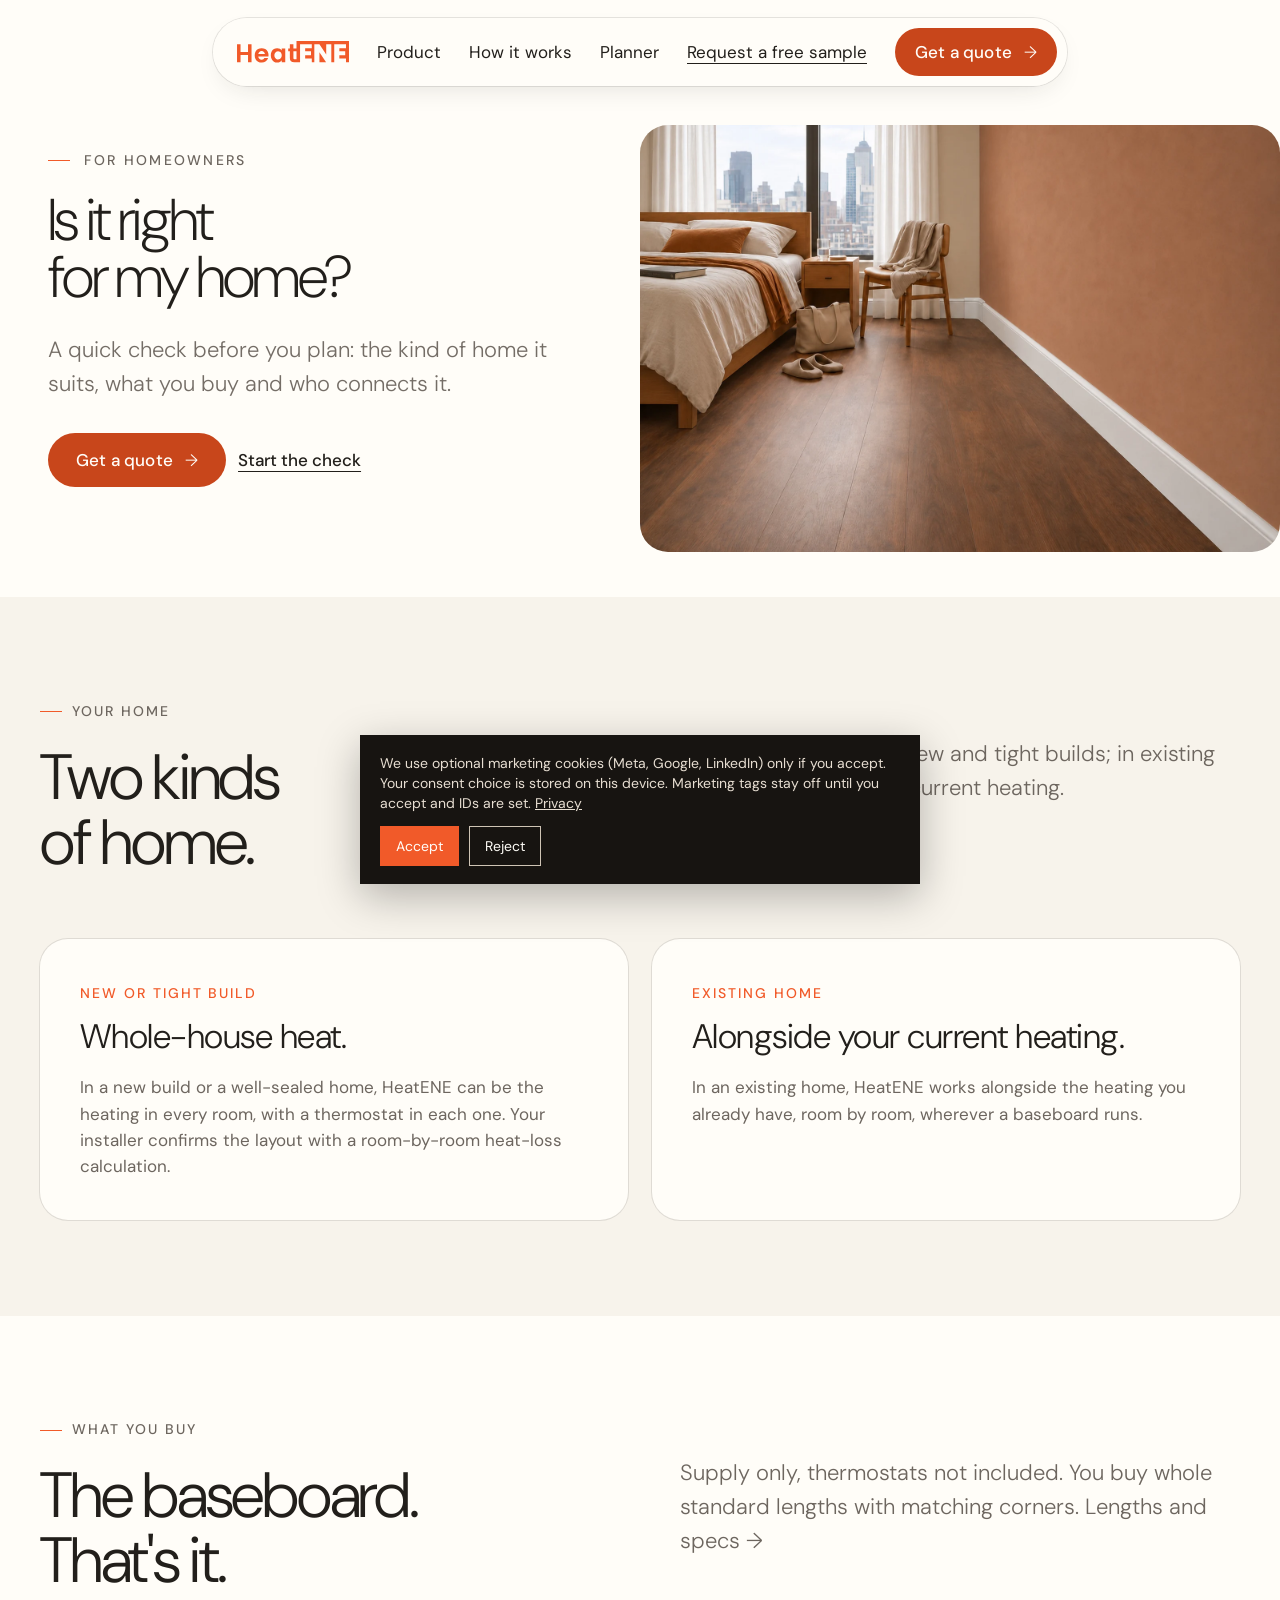
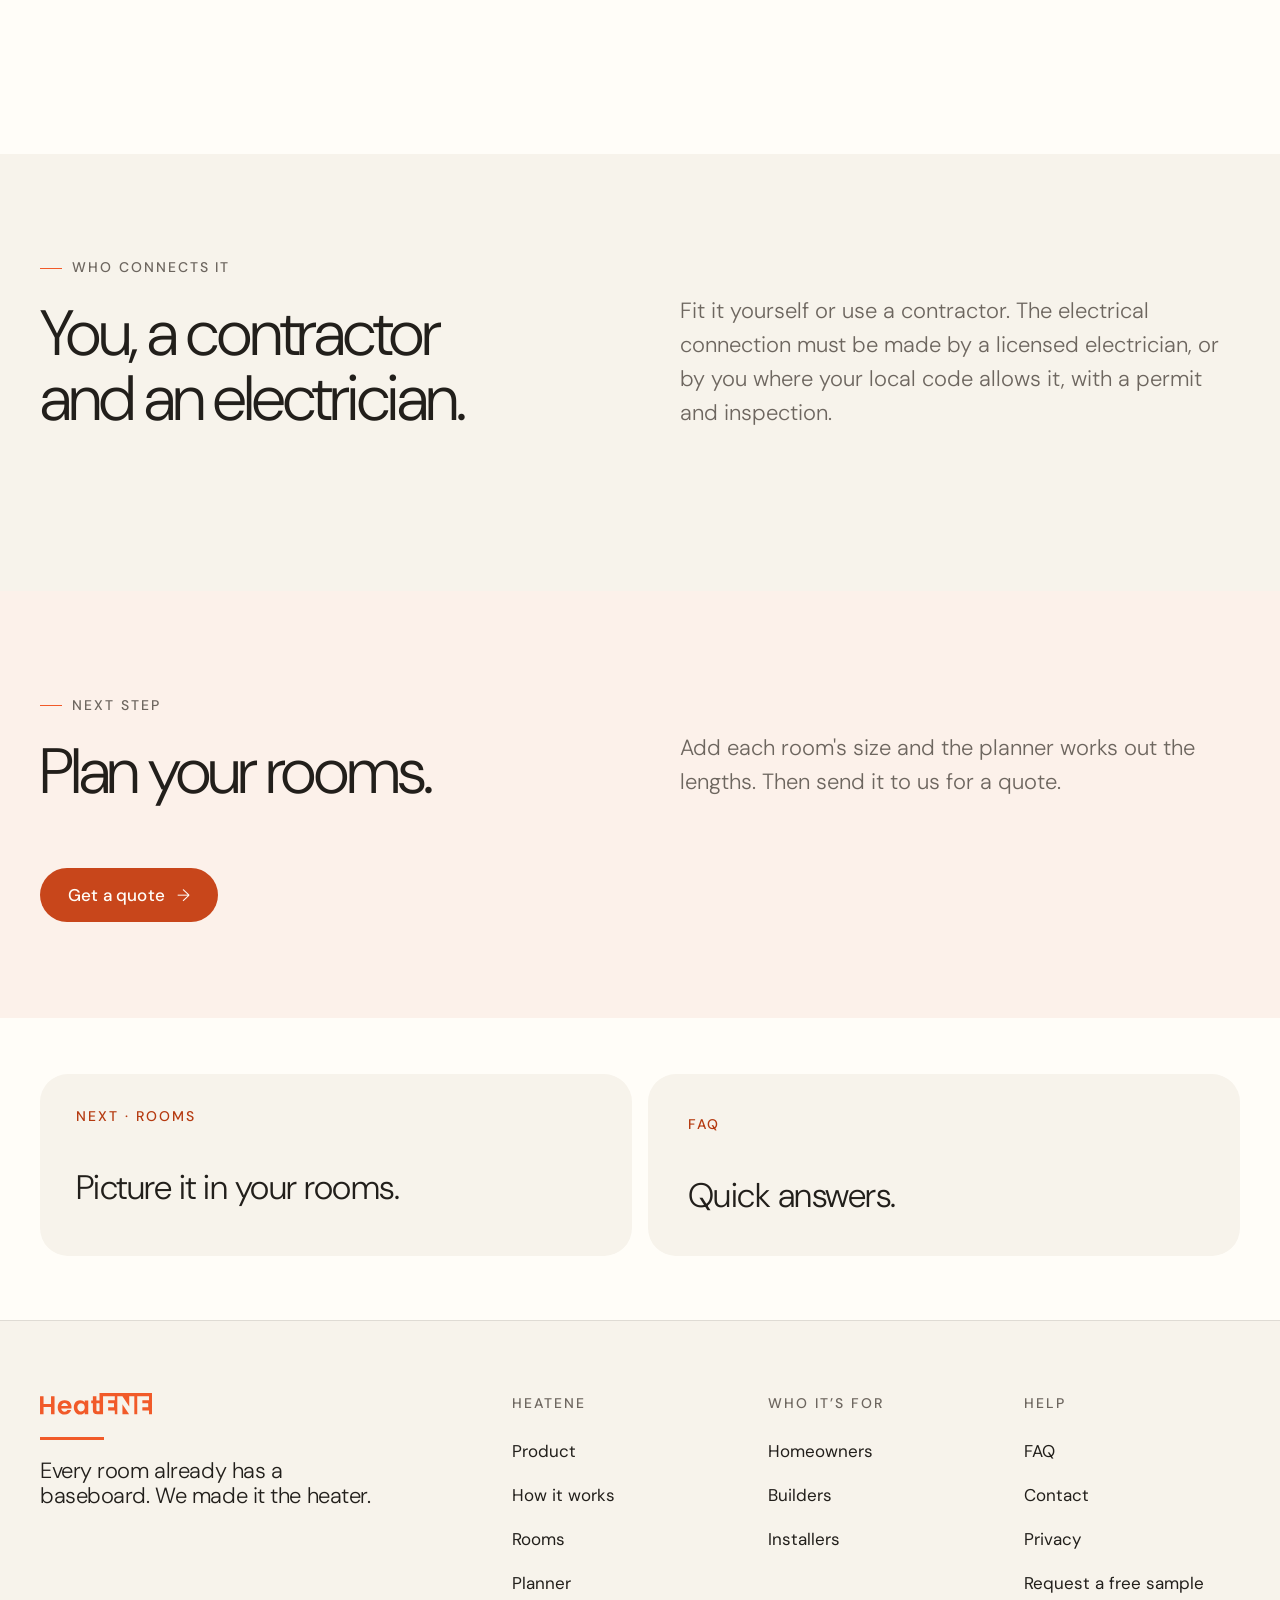
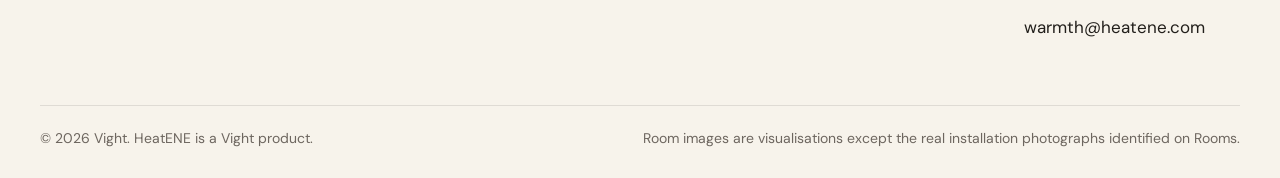
<file: homeowners/index.html>
<!doctype html><html lang="en"><head><meta charset="utf-8"><meta name="viewport" content="width=device-width,initial-scale=1"><title>Is it right for my home? | HeatENE</title><meta property="og:title" content="Is it right for my home? | HeatENE"><meta name="description" content="HeatENE is a slim 5.5 in baseboard heater: silent, 100% efficient radiant plus convective warmth, room by room, with even warmth along every wall run. Whole-house heat for new and tight builds; in existing homes, alongside your current heating."><meta property="og:description" content="HeatENE is a slim 5.5 in baseboard heater: silent, 100% efficient radiant plus convective warmth, room by room, with even warmth along every wall run. Whole-house heat for new and tight builds; in existing homes, alongside your current heating."><link rel="icon" type="image/png" sizes="32x32" href="../assets/img/favicon-32.png"><link rel="apple-touch-icon" href="../assets/img/apple-touch-icon.png"><link rel="canonical" href="https://www.heatene.com/homeowners/"><meta property="og:url" content="https://www.heatene.com/homeowners/"><meta property="og:type" content="website"><meta property="og:image" content="https://www.heatene.com/assets/img/og.jpg"><meta property="og:image:alt" content="HeatENE matt white skirting in a furnished room"><meta name="twitter:card" content="summary_large_image"><!-- Tracking pixels: paste IDs into assets/js/pixels.js. Loads only after cookie consent. Empty = inactive. -->
<style>
@font-face{font-family:"DM Sans";src:url(../assets/fonts/DMSans-Variable.ttf) format("truetype");font-weight:100 1000;font-display:swap}
:root{--o:#F15A29;--od:#D94718;--g:#171411;--ink:#221F1B;--mu:#6D665F;--ch:#F7F3EB;--pl:#E7DED2;--li:#CFC4B5;--wh:#FFFDF8}
*{box-sizing:border-box;margin:0;padding:0;border-radius:0}
html{scroll-behavior:smooth}
body{font-family:"DM Sans",system-ui,sans-serif;background:var(--wh);color:var(--ink);font-size:17px;line-height:1.55;-webkit-font-smoothing:antialiased}
a{color:inherit;text-decoration:none}img{display:block;width:100%;height:100%;object-fit:cover}
.lp{fill:#F15A29}.ld{fill:#FFFDF8}.logo{display:block;width:112px;height:auto}
.w{max-width:1320px;margin:0 auto;padding:0 40px}
.lab{display:inline-flex;align-items:center;gap:10px;font-size:14px;letter-spacing:.14em;text-transform:uppercase;color:var(--mu);font-weight:500}
.lab:before{content:"";width:22px;height:1px;background:var(--o)}
h1,h2,h3{font-weight:300;letter-spacing:-.035em;line-height:1.02}
h2{font-size:clamp(38px,5vw,72px)}
h3{font-size:22px;font-weight:400;letter-spacing:-.015em;line-height:1.2}
p.lead{font-size:22px;color:var(--mu);max-width:560px;font-weight:300}
.btn{display:inline-flex;align-items:center;gap:12px;height:52px;padding:0 26px;background:var(--g);color:var(--wh);font-size:17px;font-weight:500;letter-spacing:.01em}
.btn.o{background:var(--o)}.btn.line{background:transparent;color:var(--ink);box-shadow:inset 0 0 0 1px var(--ink)}
.btn:after{content:"→";font-weight:300}
section{padding:140px 0}
.tag{position:absolute;left:14px;bottom:14px;font-size:14px;letter-spacing:.14em;text-transform:uppercase;background:rgba(255,253,248,.86);color:var(--ink);padding:5px 9px;font-weight:500}
.tag.real{background:var(--g);color:var(--wh)}
.tag.real:before{content:"";display:inline-block;width:6px;height:6px;background:var(--o);margin-right:7px;vertical-align:1px}
.fig{position:relative;overflow:hidden;background:var(--pl)}
.ph{outline:1px dashed var(--o);outline-offset:-1px}
.chip{display:inline-block;font-size:14px;letter-spacing:.12em;text-transform:uppercase;color:var(--od);border:1px dashed var(--o);padding:3px 7px;font-weight:500}
/* the wall-floor line motif */
.rule{position:relative;height:1px;background:var(--li)}
.rule:before{content:"";position:absolute;left:0;top:-1px;width:64px;height:3px;background:var(--o)}

/* nav */
.nav{position:fixed;top:18px;left:50%;transform:translateX(-50%);z-index:20;display:flex;align-items:center;gap:34px;background:rgba(255,253,248,.92);backdrop-filter:blur(10px);padding:12px 12px 12px 22px;box-shadow:0 0 0 1px rgba(34,31,27,.08)}
.nav ul{display:flex;gap:26px;list-style:none;font-size:14px;white-space:nowrap}.nav .q{white-space:nowrap}
.nav ul a{color:var(--mu)}.nav ul a:hover{color:var(--ink)}
.nav .q{height:38px;padding:0 16px;font-size:14px}
/* hero */
.hero{position:relative;height:100vh;min-height:720px;max-height:980px;padding:0;overflow:hidden;background:var(--pl)}
.hero img{position:absolute;inset:0;width:100%;height:100%;object-fit:cover}
.hero:after{content:"";position:absolute;inset:0;background:linear-gradient(90deg,rgba(23,20,17,.38) 0%,rgba(23,20,17,.12) 45%,rgba(23,20,17,0) 65%),linear-gradient(180deg,rgba(23,20,17,0) 45%,rgba(23,20,17,.3) 100%)}
.hero .copy{position:absolute;left:0;right:0;bottom:56px;z-index:2;color:var(--wh)}
.hero h1{font-size:clamp(56px,7.6vw,124px);font-weight:250;max-width:900px}
.hero .row{display:flex;flex-direction:column;align-items:flex-start;gap:26px;margin-top:28px;max-width:560px}
.hero .row p{max-width:460px;font-size:17px;font-weight:300;opacity:.95}
.hero .tag{left:auto;right:40px;bottom:40px;z-index:3}
.hero .hl{position:absolute;z-index:2;left:0;bottom:0;width:100%;height:1px;background:rgba(255,253,248,.4)}
/* idea */
.idea .grid{display:grid;grid-template-columns:5fr 7fr;gap:80px;align-items:end}
.idea h2 em{font-style:normal;color:var(--o)}
.idea .pair{display:grid;grid-template-columns:1fr 1fr;gap:16px;margin-top:80px}
.idea .pair .fig{aspect-ratio:4/3}
.idea .cap{display:flex;justify-content:space-between;margin-top:14px;font-size:14px;color:var(--mu)}
/* readouts */
.reads{display:grid;grid-template-columns:repeat(4,1fr);border-top:1px solid var(--li);border-bottom:1px solid var(--li);margin-top:96px}
.reads div{padding:30px 28px 34px;border-left:1px solid var(--li)}.reads div:first-child{border-left:0;padding-left:0}
.reads b{display:block;font-size:34px;font-weight:300;letter-spacing:-.02em;margin-bottom:6px}
.reads span{font-size:14px;color:var(--mu)}
/* comfort */
.comfort{background:var(--ch)}
.comfort .top{display:flex;justify-content:space-between;align-items:end;gap:60px;margin-bottom:64px}
.three{display:grid;grid-template-columns:repeat(3,1fr);gap:16px}
.card .fig{aspect-ratio:4/5}
.card h3{margin-top:22px}.card p{margin-top:8px;color:var(--mu);font-size:17px;max-width:360px}
.card .n{font-size:14px;letter-spacing:.14em;color:var(--o);font-weight:500;margin-top:22px;display:block}
/* how */
.how .grid{display:grid;grid-template-columns:1fr 1fr;gap:80px;align-items:center}
.steps{margin-top:48px;border-top:1px solid var(--li)}
.steps li{list-style:none;display:grid;grid-template-columns:56px 1fr;padding:22px 0;border-bottom:1px solid var(--li)}
.steps li b{font-weight:400;color:var(--o);font-size:14px;letter-spacing:.1em;padding-top:3px}
.steps li h3{font-size:22px}.steps li p{color:var(--mu);font-size:17px;margin-top:4px}
.how .fig{aspect-ratio:3/4}
/* product */
.product{background:var(--g);color:var(--wh)}
.product .lab{color:#b8ada1}
.product p.lead{color:#c9bfb3}
.product .grid{display:grid;grid-template-columns:7fr 5fr;grid-template-rows:640px;gap:16px;margin-top:64px}
.product .big{height:100%}
.product .stack{display:grid;grid-template-rows:1fr 1fr;gap:16px}
.product .specs{display:grid;grid-template-columns:repeat(3,1fr);margin-top:64px;border-top:1px solid #3b352f}
.product .specs div{padding:24px 24px 0 0}
.product .specs dt{font-size:14px;letter-spacing:.12em;text-transform:uppercase;color:#9d9287}
.product .specs dd{font-size:22px;font-weight:300;margin-top:6px}
.product .chip{color:#ff8c63;border-color:#ff8c63}
.product .tag{background:rgba(255,253,248,.9)}.product .tag.real{background:var(--g);color:var(--wh)}
/* rooms */
.rooms .top{display:flex;justify-content:space-between;align-items:end;margin-bottom:56px;gap:40px}
.gal{display:grid;grid-template-columns:repeat(12,1fr);grid-auto-rows:120px;gap:16px}
.gal .fig img{width:100%;height:100%;object-fit:cover;display:block}
.gal .fig:nth-child(1){grid-column:span 7;grid-row:span 5}
.gal .fig:nth-child(2){grid-column:span 5;grid-row:span 5}
.gal .fig:nth-child(3),.gal .fig:nth-child(4),.gal .fig:nth-child(5){grid-column:span 4;grid-row:span 4}
.gal .fig:nth-child(6){grid-column:span 5;grid-row:span 4}
.gal .fig:nth-child(7){grid-column:span 7;grid-row:span 4}
.gnote{margin-top:18px;font-size:14px;color:var(--mu)}
.gal .cap{position:absolute;right:14px;bottom:14px;color:var(--wh);font-size:14px;text-shadow:0 1px 8px rgba(0,0,0,.35)}
/* real installs strip */
.real{padding-top:0}
.real .strip{display:grid;grid-template-columns:repeat(3,1fr);gap:16px;margin-top:40px}
.real .strip .fig{aspect-ratio:3/4}
/* trade */
.trade{background:var(--pl)}
.trade .grid{display:grid;grid-template-columns:6fr 6fr;gap:80px;align-items:start}
.trade .fig{aspect-ratio:4/3}
.trade ul{list-style:none;margin:40px 0 44px;border-top:1px solid var(--li)}
.trade ul li{padding:18px 0;border-bottom:1px solid var(--li);display:grid;grid-template-columns:200px 1fr;gap:20px;font-size:17px}
.trade ul li b{font-weight:500}
.trade ul li span{color:var(--mu)}
.trade .acts{display:flex;gap:12px;flex-wrap:wrap}
/* faq */
.faq .grid{display:grid;grid-template-columns:4fr 8fr;gap:80px}
details{border-bottom:1px solid var(--li);padding:24px 0}
details:first-child{border-top:1px solid var(--li)}
summary{list-style:none;cursor:pointer;font-size:22px;font-weight:400;letter-spacing:-.01em;display:flex;justify-content:space-between}
summary::-webkit-details-marker{display:none}
summary:after{content:"+";color:var(--o);font-weight:300}
details[open] summary:after{content:"–"}
details p{color:var(--mu);margin-top:12px;max-width:680px}
/* cta */
.cta{position:relative;padding:0;min-height:640px;color:var(--wh);overflow:hidden}
.cta img{position:absolute;inset:0}
.cta:before{content:"";position:absolute;inset:0;background:rgba(23,20,17,.48);z-index:1}
.cta .w{position:relative;z-index:2;padding-top:150px;padding-bottom:110px}
.cta h2{font-size:clamp(48px,7vw,108px);max-width:900px}
.cta .acts{display:flex;gap:12px;margin-top:44px;flex-wrap:wrap}
.cta .btn.line{color:var(--wh);box-shadow:inset 0 0 0 1px var(--wh)}
.cta p{margin-top:22px;opacity:.85}
.cta .tag{z-index:3}
footer{background:var(--g);color:#b8ada1;font-size:14px}
footer .w{display:flex;justify-content:space-between;align-items:center;padding-top:36px;padding-bottom:36px;gap:20px}
/* audience split */
.aud{padding:0;background:var(--wh)}
.aud .row3{display:grid;grid-template-columns:repeat(3,1fr);border-bottom:1px solid var(--li)}
.aud a.c{display:flex;flex-direction:column;gap:14px;padding:44px 40px 40px;border-left:1px solid var(--li);transition:background .2s}
.aud a.c:first-child{border-left:0}
.aud a.c:hover{background:var(--ch)}
.aud .k{font-size:14px;letter-spacing:.14em;text-transform:uppercase;color:var(--o);font-weight:500}
.aud h3{font-size:34px;font-weight:300;letter-spacing:-.025em}
.aud p{color:var(--mu);font-size:17px;max-width:360px}
.aud .go{margin-top:auto;padding-top:14px;font-size:17px;font-weight:500;display:flex;align-items:center;gap:10px}
.aud .go:after{content:"→";font-weight:300;color:var(--o)}
/* how it fits */
.fits{background:var(--ch)}
.fits .grid{display:grid;grid-template-columns:5fr 7fr;gap:80px;align-items:center}
.fits ul{list-style:none;margin-top:36px;border-top:1px solid var(--li)}
.fits li{display:grid;grid-template-columns:36px 1fr;padding:18px 0;border-bottom:1px solid var(--li);font-size:17px}
.fits li i{display:block;width:20px;height:3px;background:var(--o);margin-top:11px}
.fits li i.t{width:10px;height:10px;background:var(--g);margin-top:7px}
.fits li i.hp{width:22px;height:10px;background:transparent;outline:1.5px dashed var(--mu);margin-top:7px}
.fits li b{font-weight:500}.fits li span{color:var(--mu)}
.fits .pair{margin-top:28px;padding:18px 20px;background:var(--wh);font-size:17px;color:var(--mu);border-left:3px solid var(--li)}
.fits .pair b{color:var(--ink);font-weight:500}
.plan{background:var(--wh);padding:28px;box-shadow:0 0 0 1px var(--li)}
.plan svg{display:block;width:100%;height:auto}
.plan .pc{display:flex;justify-content:space-between;margin-top:14px;font-size:14px;color:var(--mu)}
/* comparison */
.cmp .top{display:flex;justify-content:space-between;align-items:end;gap:60px;margin-bottom:56px}
.tbl{overflow-x:auto;-webkit-overflow-scrolling:touch}
.tbl table{width:100%;min-width:1080px;border-collapse:collapse;font-size:17px}
.tbl th,.tbl td{text-align:left;vertical-align:top;padding:16px 14px;border-bottom:1px solid var(--li)}
.tbl thead th{font-size:14px;letter-spacing:.1em;text-transform:uppercase;color:var(--mu);font-weight:500;border-bottom:1px solid var(--ink)}
.tbl tbody th{font-weight:500;width:150px;color:var(--ink)}
.tbl td{color:var(--mu)}
.tbl .h{background:var(--ch);color:var(--ink)}
.tbl thead th.h{color:var(--ink);box-shadow:inset 0 3px 0 var(--o)}
.tbl .y:before{content:"";display:inline-block;width:8px;height:8px;background:var(--o);margin-right:8px;vertical-align:1px}
.energy{display:grid;grid-template-columns:5fr 7fr;gap:60px;margin-top:64px;padding-top:40px;border-top:1px solid var(--li)}
.energy h3{font-size:34px;font-weight:300}
.energy p{color:var(--mu);margin-bottom:14px}
.energy .nums{display:grid;grid-template-columns:1fr 1fr;gap:16px;margin:8px 0 18px}
.energy .nums div{background:var(--ch);padding:22px}
.energy .nums b{display:block;font-size:34px;font-weight:300;letter-spacing:-.02em}
.energy .nums span{font-size:14px;color:var(--mu)}
.fn{font-size:14px;color:var(--mu);margin-top:22px;max-width:980px;line-height:1.5}
/* planner */
.planner{background:var(--g);color:var(--wh)}
.planner .lab{color:#b8ada1}.planner p.lead{color:#c9bfb3}
.planner .top{display:flex;justify-content:space-between;align-items:end;gap:60px;margin-bottom:48px}
.pl{display:grid;grid-template-columns:8fr 4fr;gap:16px;align-items:start}
.pl .rooms-in{background:#211d19;padding:24px}
.pl .hd,.pl .rm{display:grid;grid-template-columns:1.8fr .8fr .8fr .7fr .9fr 36px;gap:8px;align-items:center}
.pl .hd{font-size:14px;letter-spacing:.1em;text-transform:uppercase;color:#9d9287;padding-bottom:10px;border-bottom:1px solid #3b352f}
.pl .rm{padding:10px 0;border-bottom:1px solid #3b352f}
.pl input,.pl select{width:100%;height:40px;background:#171411;color:var(--wh);border:1px solid #4a433c;padding:0 10px;font:inherit;font-size:17px;border-radius:0}
.pl input:focus{outline:2px solid var(--o);outline-offset:-2px;border-color:transparent}
.pl .x{height:40px;background:none;border:1px solid #4a433c;color:#b8ada1;cursor:pointer;font-size:17px}
.pl .x:hover{color:var(--wh);border-color:var(--o)}
.pl .tools{display:flex;gap:12px;align-items:center;justify-content:space-between;margin-top:18px;flex-wrap:wrap}
.pl .add{height:44px;padding:0 18px;background:transparent;color:var(--wh);border:1px solid #6d665f;font:inherit;font-size:17px;cursor:pointer}
.pl .add:hover{border-color:var(--o)}
.pl .dw{display:flex;gap:10px;align-items:center;font-size:14px;color:#b8ada1}.pl .dw input{width:70px}
.pl .out{background:var(--wh);color:var(--ink);padding:28px}
.pl .big{font-size:64px;font-weight:250;letter-spacing:-.04em;line-height:1}
.pl .big small{font-size:22px;letter-spacing:0;color:var(--mu);margin-left:6px}
.pl dl{margin-top:22px;border-top:1px solid var(--li)}
.pl dl div{display:flex;justify-content:space-between;padding:11px 0;border-bottom:1px solid var(--li);font-size:17px}
.pl dt{color:var(--mu)}.pl dd{font-weight:500}
.pl .price{margin-top:18px;padding:14px 16px}
.pl .price b{font-size:22px;font-weight:300;display:block;margin-top:6px}
.pl .note{font-size:14px;color:var(--mu);margin-top:14px;line-height:1.5}
.pl .soon{margin-top:14px;font-size:14px;display:flex;justify-content:space-between;color:var(--mu)}
.pl .per{margin-top:18px;font-size:14px;color:#b8ada1}
.pl .per table{width:100%;border-collapse:collapse}.pl .per td,.pl .per th{padding:6px 4px;text-align:right;border-bottom:1px solid #3b352f}.pl .per th{font-weight:500;color:#9d9287;font-size:14px;letter-spacing:.08em;text-transform:uppercase}.pl .per td:first-child,.pl .per th:first-child{text-align:left}
.send{margin-top:16px;background:#211d19;padding:28px;display:grid;grid-template-columns:4fr 8fr;gap:40px}
.send h3{font-size:34px;font-weight:300}
.send p{color:#b8ada1;font-size:17px;margin-top:8px}
.send form{display:grid;grid-template-columns:1fr 1fr;gap:10px}
.send label{font-size:14px;letter-spacing:.1em;text-transform:uppercase;color:#9d9287;display:flex;flex-direction:column;gap:6px}
.send .full{grid-column:span 2}
.send input,.send select{height:44px;background:#171411;color:var(--wh);border:1px solid #4a433c;padding:0 12px;font:inherit;font-size:17px;border-radius:0}
.send button{height:52px;background:var(--o);color:var(--wh);border:0;font:inherit;font-weight:500;font-size:17px;cursor:pointer}
.send .draft{font-size:14px;color:#ff8c63;margin-top:4px}
.planner .chip{color:#ff8c63;border-color:#ff8c63}
/* builders */
.builders{background:var(--pl)}
.builders .grid{display:grid;grid-template-columns:6fr 6fr;gap:80px;align-items:start}
.builders .fig{aspect-ratio:4/3}
.builders ul{list-style:none;margin:36px 0 0;border-top:1px solid var(--li)}
.builders ul li{padding:18px 0;border-bottom:1px solid var(--li);display:grid;grid-template-columns:220px 1fr;gap:20px;font-size:17px}
.builders ul li b{font-weight:500}.builders ul li span{color:var(--mu)}
.pilot{margin-top:16px;background:var(--wh);padding:26px}
.pilot h3{font-size:22px;font-weight:400}
.pilot p{color:var(--mu);font-size:17px;margin-top:6px}
.pilot form{display:grid;grid-template-columns:1fr 1fr;gap:10px;margin-top:18px}
.pilot label{font-size:14px;letter-spacing:.1em;text-transform:uppercase;color:var(--mu);display:flex;flex-direction:column;gap:6px}
.pilot input,.pilot select{height:44px;border:1px solid var(--li);background:var(--wh);padding:0 12px;font:inherit;font-size:17px;color:var(--ink);border-radius:0}
.pilot .full{grid-column:span 2}
.pilot button{height:52px;background:var(--g);color:var(--wh);border:0;font:inherit;font-weight:500;font-size:17px;cursor:pointer}
.pilot .draft{font-size:14px;color:var(--od)}
/* sample */
.sample{padding:0;background:var(--g);color:var(--wh)}
.sample .grid{display:grid;grid-template-columns:5fr 7fr;align-items:stretch}
.sample .fig{min-height:420px}
.sample .tx{padding:80px 64px;display:flex;flex-direction:column;justify-content:center;gap:18px}
.sample .lab{color:#b8ada1}
.sample h2{font-size:clamp(36px,4vw,56px)}
.sample p{color:#c9bfb3;max-width:520px}
.sample .chip{color:#ff8c63;border-color:#ff8c63;align-self:flex-start}
@media (max-width:900px){
 .aud .row3{grid-template-columns:1fr}.aud a.c{border-left:0;border-top:1px solid var(--li);padding:30px 22px}
 .fits .grid,.energy,.builders .grid,.sample .grid,.send{grid-template-columns:1fr;gap:32px}
 .cmp .top,.planner .top{flex-direction:column;align-items:flex-start;gap:20px}
 .plan{padding:14px}
 .pl{grid-template-columns:1fr}
 .pl .hd{display:none}
 .pl .rm{grid-template-columns:1fr 1fr 1fr;gap:8px;padding:14px 0}
 .pl .rm>*:first-child{grid-column:span 3}
 .pl .rm label.m{display:flex;flex-direction:column;gap:4px;font-size:14px;letter-spacing:.08em;text-transform:uppercase;color:#9d9287}
 .send form,.pilot form{grid-template-columns:1fr}.send .full,.pilot .full{grid-column:auto}
 .builders ul li{grid-template-columns:1fr;gap:4px}
 .energy .nums{grid-template-columns:1fr}
 .sample .tx{padding:48px 22px}
}
@media (min-width:901px){.pl .rm label.m span{display:none}}

@media (max-width:900px){
 .w{padding:0 22px}section{padding:88px 0}
 .nav{left:12px;right:12px;transform:none;top:12px;gap:12px;justify-content:space-between}.nav ul{display:none}
 .hero{min-height:640px}.hero img{object-position:28% 55%}.hero .copy{bottom:34px}.hero h1{font-size:54px}.hero .row{flex-direction:column;align-items:flex-start;gap:22px}.hero .row p{font-size:17px}.hero .tag{right:12px;bottom:auto;top:76px}
 .idea .grid,.how .grid,.trade .grid,.faq .grid,.product .grid{grid-template-columns:1fr;gap:36px}
 .idea .pair{grid-template-columns:1fr;margin-top:48px}
 .reads{grid-template-columns:1fr 1fr}.reads div:nth-child(3){border-left:0;padding-left:0}.reads div{border-top:1px solid var(--li)}
 .comfort .top,.rooms .top{flex-direction:column;align-items:flex-start}
 .three{grid-template-columns:1fr;gap:40px}.real .strip{grid-template-columns:1fr 1fr}
 .gal{grid-template-columns:1fr 1fr;grid-auto-rows:auto;gap:10px}.gal .fig:nth-child(n){grid-column:span 1;grid-row:auto;aspect-ratio:4/5}.gal .fig:nth-child(1),.gal .fig:nth-child(6),.gal .fig:nth-child(7){grid-column:span 2;aspect-ratio:4/3}.gal .cap{font-size:14px;left:10px;right:auto;bottom:10px;text-shadow:0 1px 6px rgba(0,0,0,.55)}.gal .tag{left:8px;bottom:8px;font-size:14px;padding:4px 6px}
 .product .specs{grid-template-columns:1fr}.product .grid{grid-template-rows:auto}.product .big{aspect-ratio:4/3;height:auto}.product .stack{grid-template-rows:none;grid-template-columns:1fr 1fr}.product .stack .fig{aspect-ratio:3/4}
 .trade ul li{grid-template-columns:1fr;gap:4px}
}
.real .strip{grid-template-columns:repeat(3,1fr)}
.real .strip .fig{border-radius:20px}
.real .strip .tag{top:14px;bottom:auto;display:inline-flex;align-items:center}
.real .strip .tag:before{flex:none}
.real .strip .fig img{width:100%;height:100%;object-fit:cover;display:block;border-radius:inherit}
@media (max-width:900px){.real .strip{grid-template-columns:1fr 1fr;gap:12px;margin-top:28px}.real .strip .fig:first-child{grid-column:1/-1;aspect-ratio:4/3}.real .strip .tag{left:8px;right:auto;top:8px;bottom:auto;width:max-content;max-width:calc(100% - 16px);font-size:14px;letter-spacing:.08em;padding:4px 8px;line-height:1.35}}
.pl .wnote{margin-top:10px;font-size:14px;color:var(--mu);line-height:1.45}
.pl .per table{min-width:520px}
/* ===== inner pages (shared) ===== */
.nav .cur{color:var(--ink);box-shadow:inset 0 -1px 0 var(--o)}
.nav .mb{display:none;height:38px;padding:0 14px;background:transparent;border:1px solid var(--li);font:inherit;font-size:14px;color:var(--ink);cursor:pointer}
.mnav{display:none;position:fixed;top:76px;left:12px;right:12px;z-index:19;background:var(--wh);box-shadow:0 0 0 1px var(--li);padding:10px 22px 18px}
.mnav a{display:flex;justify-content:space-between;padding:13px 0;border-bottom:1px solid var(--pl);font-size:17px}
.mnav a:after{content:"→";color:var(--o)}
.mnav.open{display:block}
@media (max-width:1180px){.nav ul{display:none}.nav .mb{display:inline-block}.nav{gap:12px}}
/* footer, site version */
footer.site{padding:0}
footer.site .fw{max-width:1320px;margin:0 auto;padding:72px 40px 28px}
footer.site .cols{display:grid;grid-template-columns:4fr 2fr 2fr 2fr 2fr;gap:40px;padding-bottom:56px;border-bottom:1px solid #3b352f}
footer.site h4{font-size:14px;letter-spacing:.14em;text-transform:uppercase;color:#7d746a;font-weight:500;margin-bottom:14px}
footer.site .cols a{display:block;padding:5px 0;color:#d8cfc4;font-size:17px}
footer.site .cols a:hover{color:var(--wh)}
footer.site .big{font-size:34px;font-weight:300;color:var(--wh);letter-spacing:-.02em;line-height:1.15;margin-top:22px;max-width:360px}
footer.site .line{position:relative;height:1px;background:#3b352f;margin:0}
footer.site .base{display:flex;justify-content:space-between;gap:24px;padding-top:22px;font-size:14px;color:#9d9287;flex-wrap:wrap}
/* page hero shell */
.xh{position:relative;padding:0;overflow:hidden;color:var(--wh);background:var(--g)}
.xh .bg{position:absolute;inset:0}
.xh .bg:after{content:"";position:absolute;inset:0;background:linear-gradient(90deg,rgba(23,20,17,.5) 0%,rgba(23,20,17,.18) 50%,rgba(23,20,17,0) 72%),linear-gradient(180deg,rgba(23,20,17,.1) 0%,rgba(23,20,17,0) 40%,rgba(23,20,17,.42) 100%)}
.xh .in{position:relative;z-index:2;max-width:1320px;margin:0 auto;padding:0 40px}
.xh .idx{font-size:14px;letter-spacing:.16em;text-transform:uppercase;font-weight:500;display:flex;gap:14px;align-items:center;color:rgba(255,253,248,.85)}
.xh .idx b{color:var(--o);font-weight:500}
.xh .idx:before{content:"";width:22px;height:1px;background:var(--o)}
.xh h1{font-size:clamp(54px,7.4vw,120px);font-weight:250;letter-spacing:-.045em;line-height:.98;margin-top:20px}
.xh p.sub{font-size:22px;font-weight:300;max-width:500px;margin-top:26px;opacity:.95}
.xh .acts{display:flex;gap:12px;flex-wrap:wrap;margin-top:32px}
.xh .btn.line{color:var(--wh);box-shadow:inset 0 0 0 1px rgba(255,253,248,.9)}
.xh .jump{position:absolute;z-index:3;left:0;right:0;bottom:0;border-top:1px solid rgba(255,253,248,.28)}
.xh .jump .in{display:flex;gap:0}
.xh .jump a{flex:1;padding:18px 0 20px;font-size:14px;color:rgba(255,253,248,.8);border-left:1px solid rgba(255,253,248,.18);padding-left:18px;display:flex;gap:10px}
.xh .jump a:first-child{border-left:0;padding-left:0}
.xh .jump a b{color:var(--o);font-weight:500}
.xh .jump a:hover{color:var(--wh)}
/* hero: full-bleed photo */
.xh.photo{height:92vh;min-height:720px;max-height:940px}
.xh.photo .copy{position:absolute;left:0;right:0;bottom:120px;z-index:2}
/* hero: split */
.xh.split{display:grid;grid-template-columns:6fr 6fr;height:100vh;min-height:760px;max-height:940px}
.xh.split .jump{background:var(--g)}
.xh.split .l{position:relative;padding:190px 64px 150px max(40px,calc((100vw - 1320px)/2 + 40px));display:flex;flex-direction:column;justify-content:flex-end}
.xh.split .r{position:relative}
.xh.split .floor{position:absolute;left:0;right:0;z-index:3;height:3px;background:var(--o);pointer-events:none}
/* hero: chalk */
.xh.chalk{background:var(--ch);color:var(--ink)}
.xh.chalk .idx{color:var(--mu)}
.xh.chalk .btn.line{color:var(--ink);box-shadow:inset 0 0 0 1px var(--ink)}
.xh.chalk .jump{border-top-color:var(--li)}.xh.chalk .jump a{color:var(--mu);border-left-color:var(--li)}.xh.chalk .jump a:hover{color:var(--ink)}
/* section head */
.sh{display:flex;justify-content:space-between;align-items:end;gap:60px;margin-bottom:64px}
.sh h2 em{font-style:normal;color:var(--o)}
.dark{background:var(--g);color:var(--wh)}.dark .lab{color:#b8ada1}.dark p.lead{color:#c9bfb3}.dark .chip{color:#ff8c63;border-color:#ff8c63}
.chalk{background:var(--ch)}.plaster{background:var(--pl)}
.tc{display:inline-block;font-size:14px;letter-spacing:.12em;text-transform:uppercase;color:var(--od);border:1px dashed var(--o);padding:3px 7px;font-weight:500;white-space:nowrap}
.dark .tc{color:#ff8c63;border-color:#ff8c63}
.vnote{font-size:14px;color:var(--mu);margin-top:16px}.dark .vnote{color:#9d9287}
.capline{display:flex;justify-content:space-between;margin-top:12px;font-size:14px;color:var(--mu)}
/* big statement band */
.band{padding:120px 0}
.band .st{font-size:clamp(34px,4.4vw,64px);font-weight:250;letter-spacing:-.035em;line-height:1.08;max-width:1100px}
.band .st em{font-style:normal;color:var(--o)}
/* next page strip */
.nextp{padding:0;background:var(--wh)}
.nextp .g{display:grid;grid-template-columns:1fr 1fr;border-top:1px solid var(--li)}
.nextp a{display:grid;grid-template-columns:1fr 200px;align-items:center;gap:30px;padding:44px 40px;border-left:1px solid var(--li);transition:background .2s}
.nextp a:first-child{border-left:0}
.nextp a:hover{background:var(--ch)}
.nextp .k{font-size:14px;letter-spacing:.14em;text-transform:uppercase;color:var(--o);font-weight:500}
.nextp h3{font-size:34px;font-weight:300;margin-top:10px}
.nextp .fig{aspect-ratio:4/3}
/* ===== product ===== */
.anat{display:grid;grid-template-columns:8fr 4fr;gap:16px}
.anat .fig{aspect-ratio:4/3}
.pin{position:absolute;z-index:2;transform:translate(-50%,-50%);width:30px;height:30px;background:var(--o);color:var(--wh);font-size:14px;font-weight:500;display:flex;align-items:center;justify-content:center;cursor:pointer;border:0;font-family:inherit}
.pin:after{content:"";position:absolute;inset:-7px;box-shadow:0 0 0 1px rgba(241,90,41,.55)}
.pin.on{background:var(--g)}
.alist{list-style:none;border-top:1px solid var(--li)}
.alist li{display:grid;grid-template-columns:44px 1fr;padding:18px 0;border-bottom:1px solid var(--li);cursor:pointer;transition:background .15s}
.alist li b{color:var(--o);font-weight:500;font-size:14px;padding-top:2px}
.alist li h3{font-size:22px}.alist li p{color:var(--mu);font-size:17px;margin-top:3px}
.alist li.on{background:var(--ch);box-shadow:-12px 0 0 var(--ch),12px 0 0 var(--ch)}
.kit{display:grid;grid-template-columns:2.2fr 1fr 1fr 1fr 1fr;gap:0;border-top:1px solid #3b352f;border-bottom:1px solid #3b352f}
.kit div{padding:34px 26px 30px;border-left:1px solid #3b352f;display:flex;flex-direction:column;gap:14px}
.kit div:first-child{border-left:0;padding-left:0}
.kit svg{height:120px;width:100%}
.kit b{font-weight:400;font-size:22px}.kit span{font-size:14px;color:#9d9287}
.sheet{background:var(--wh);box-shadow:0 0 0 1px var(--li)}
.sheet .hd{display:flex;justify-content:space-between;align-items:center;padding:22px 28px;border-bottom:1px solid var(--ink)}
.sheet .hd b{font-weight:500;letter-spacing:.02em}
.sheet table{width:100%;border-collapse:collapse;font-size:17px}
.sheet th,.sheet td{text-align:left;padding:15px 28px;border-bottom:1px solid var(--pl);vertical-align:top}
.sheet th{width:32%;font-weight:400;color:var(--mu)}
.sheet tr.g th{font-size:14px;letter-spacing:.14em;text-transform:uppercase;color:var(--o);font-weight:500;padding-top:24px;background:var(--ch)}
.sheet tr.g th{width:auto}
.finish{display:grid;grid-template-columns:repeat(3,1fr);gap:16px}
.finish .sw{aspect-ratio:1/1;position:relative}
.finish .sw.w1{background:#F6F4EF;box-shadow:inset 0 0 0 1px var(--li)}
.finish .sw.w2{background:repeating-linear-gradient(90deg,#c9a37a 0 7px,#c29a70 7px 9px,#cfa983 9px 19px,#bf966b 19px 21px)}
.finish .sw.w3{background:var(--ch);outline:1px dashed var(--o);outline-offset:-1px;display:flex;align-items:center;justify-content:center;color:var(--od);font-size:14px}
/* ===== how it works ===== */
.elev{background:var(--wh);box-shadow:0 0 0 1px var(--li);padding:30px}
.elev svg{display:block;width:100%;height:auto}
.zone{display:grid;grid-template-columns:7fr 5fr;gap:60px;align-items:center}
.zone .plan{padding:24px}
.zone .plan svg .rm{cursor:pointer;transition:fill .2s}
.zstate{list-style:none;border-top:1px solid #3b352f}
.zstate li{display:flex;justify-content:space-between;align-items:center;padding:14px 0;border-bottom:1px solid #3b352f;font-size:17px;cursor:pointer}
.zstate li span.s{font-size:14px;letter-spacing:.12em;text-transform:uppercase;padding:4px 9px;font-weight:500;min-width:62px;text-align:center}
.s-on{background:var(--o);color:var(--wh)}.s-low{background:#6b3a26;color:#ffd9c9}.s-off{background:transparent;color:#9d9287;box-shadow:inset 0 0 0 1px #4a433c}
.proof{display:grid;grid-template-columns:repeat(4,1fr);border-top:1px solid var(--ink)}
.proof div{padding:28px 24px 30px 0;border-right:1px solid var(--li);margin-right:24px}
.proof div:last-child{border-right:0}
.proof .st{font-size:14px;letter-spacing:.12em;text-transform:uppercase;color:var(--mu);margin-bottom:22px;display:flex;align-items:center;gap:8px}
.proof .st:before{content:"";width:8px;height:8px;box-shadow:inset 0 0 0 1.5px var(--mu)}
.proof .st.ok:before{background:var(--o);box-shadow:none}
.proof b{display:block;font-weight:400;font-size:22px;letter-spacing:-.01em}
.proof p{font-size:14px;color:var(--mu);margin-top:8px}
/* ===== builders ===== */
.tl{position:relative;margin-top:24px}
.tl .track{display:grid;grid-template-columns:repeat(7,1fr);position:relative}
.tl .track:before{content:"";position:absolute;left:0;right:0;top:27px;height:1px;background:#4a433c}
.tl .st{position:relative;padding-right:18px}
.tl .st .dot{width:13px;height:13px;background:var(--g);box-shadow:inset 0 0 0 1.5px #6d665f;margin:21px 0 26px}
.tl .st.hi .dot{background:var(--o);box-shadow:none;width:13px}
.tl .st.hi:before{content:"";position:absolute;left:0;right:0;top:26px;height:3px;background:var(--o)}
.tl .st b{display:block;font-size:14px;letter-spacing:.14em;text-transform:uppercase;color:#9d9287;font-weight:500}
.tl .st h3{font-size:22px;margin-top:8px;font-weight:400}
.tl .st p{font-size:14px;color:#b8ada1;margin-top:8px}
.tl .st.hi h3{color:var(--o)}
.tl .st .x{font-size:14px;color:#9d9287;margin-top:10px;text-decoration:line-through;text-decoration-color:var(--o)}
.off{display:grid;grid-template-columns:repeat(6,1fr);border-top:1px solid var(--li);border-bottom:1px solid var(--li)}
.off div{padding:28px 20px 30px;border-left:1px solid var(--li);font-size:17px}
.off div:first-child{border-left:0;padding-left:0}
.off s{text-decoration-color:var(--o);text-decoration-thickness:2px;font-size:22px;font-weight:300;letter-spacing:-.01em;display:block;margin-bottom:8px}
.off span{font-size:14px;color:var(--mu)}
/* ===== installers ===== */
.seq{display:grid;grid-template-columns:repeat(3,1fr);gap:16px}
.seq .s{background:var(--wh);box-shadow:0 0 0 1px var(--li);padding:26px;display:flex;flex-direction:column;gap:14px;position:relative}
.seq .s .n{font-size:56px;font-weight:200;letter-spacing:-.04em;line-height:1;color:var(--o)}
.seq .s svg{width:100%;height:150px;background:var(--ch)}
.seq .s h3{font-size:22px}.seq .s p{font-size:17px;color:var(--mu)}
.dl{display:grid;grid-template-columns:repeat(4,1fr);border-top:1px solid #3b352f}
.dl a,.dl div{padding:26px 22px 30px 0;border-bottom:1px solid #3b352f;display:flex;flex-direction:column;gap:10px;margin-right:22px}
.dl .ft{font-size:14px;letter-spacing:.14em;text-transform:uppercase;color:#9d9287}
.dl b{font-weight:400;font-size:22px}
.dl .av{font-size:14px;color:#ff8c63}
.dl svg{width:30px;height:38px}
.need{list-style:none;border-top:1px solid var(--li)}
.need li{display:grid;grid-template-columns:1fr auto;gap:20px;padding:17px 0;border-bottom:1px solid var(--li);font-size:17px;align-items:center}
.need li span{color:var(--mu);font-size:17px}
.ruler{position:absolute;left:0;right:0;bottom:58px;height:40px;z-index:2;pointer-events:none}
/* ===== homeowners ===== */
.swi{display:grid;grid-template-columns:8fr 4fr;gap:16px;align-items:stretch}
.swi .stage{background:var(--wh);box-shadow:0 0 0 1px var(--li);padding:20px}
.swi .stage svg{display:block;width:100%;height:auto}
.swi .opts{display:flex;flex-direction:column;border-top:1px solid var(--li)}
.swi .opts button{all:unset;cursor:pointer;display:grid;grid-template-columns:1fr auto;padding:18px 0;border-bottom:1px solid var(--li);font-size:17px}
.swi .opts button:after{content:"";width:10px;height:10px;box-shadow:inset 0 0 0 1.5px var(--li);align-self:center}
.swi .opts button.on{color:var(--ink);font-weight:500}.swi .opts button.on:after{background:var(--o);box-shadow:none}
.swi .opts button:not(.on){color:var(--mu)}
.swi .say{margin-top:22px;background:var(--wh);padding:22px;box-shadow:0 0 0 1px var(--li);min-height:150px}
.swi .say b{display:block;font-weight:500;margin-bottom:6px}.swi .say p{color:var(--mu);font-size:17px}
.lives{display:grid;grid-template-columns:repeat(4,1fr);gap:16px}
.lives .fig{aspect-ratio:3/4}
.lives h3{margin-top:18px;font-size:22px}.lives p{color:var(--mu);font-size:17px;margin-top:6px}
.path{display:grid;grid-template-columns:repeat(3,1fr);border-top:1px solid #3b352f}
.path div{padding:30px 30px 34px 0;border-right:1px solid #3b352f;margin-right:30px}
.path div:last-child{border-right:0}
.path b{font-size:64px;font-weight:200;color:var(--o);line-height:1;letter-spacing:-.04em}
.path h3{margin-top:18px}.path p{color:#b8ada1;font-size:17px;margin-top:6px}
/* ===== rooms ===== */
.mosaic{display:grid;grid-template-columns:repeat(12,1fr);grid-template-rows:repeat(2,1fr);gap:8px;position:absolute;inset:0;padding:8px}
.mosaic .fig:nth-child(1){grid-column:1/6;grid-row:1/3}
.mosaic .fig:nth-child(2){grid-column:6/10;grid-row:1/2}
.mosaic .fig:nth-child(3){grid-column:10/13;grid-row:1/2}
.mosaic .fig:nth-child(4){grid-column:6/8;grid-row:2/3}
.mosaic .fig:nth-child(5){grid-column:8/13;grid-row:2/3}
.xh.rooms-h{height:92vh;min-height:760px;max-height:940px;background:var(--wh)}
.xh.rooms-h .card{position:absolute;z-index:3;left:max(40px,calc((100vw - 1320px)/2 + 40px));bottom:110px;background:var(--wh);color:var(--ink);padding:40px 44px 44px;max-width:560px;box-shadow:0 0 0 1px var(--li)}
.xh.rooms-h .card .idx{color:var(--mu)}
.xh.rooms-h .card h1{font-size:clamp(54px,6vw,96px)}
.xh.rooms-h .card p.sub{opacity:1;color:var(--mu)}
.filt{display:flex;gap:8px;flex-wrap:wrap;margin-bottom:28px}
.filt button{all:unset;cursor:pointer;height:40px;padding:0 18px;display:inline-flex;align-items:center;font-size:17px;box-shadow:inset 0 0 0 1px var(--li);color:var(--mu)}
.filt button.on{background:var(--g);color:var(--wh);box-shadow:none}
.filt button span{margin-left:8px;font-size:14px;opacity:.6}
.rg{columns:3;column-gap:16px}
.rg .fig{break-inside:avoid;margin-bottom:16px;cursor:zoom-in}
.rg .fig img{height:auto}
.rg .fig .cap{position:absolute;left:16px;bottom:14px;color:var(--wh);font-size:14px;text-shadow:0 1px 10px rgba(0,0,0,.5)}
.rg .fig.hide{display:none}
.lb{position:fixed;inset:0;z-index:50;background:rgba(23,20,17,.94);display:none;align-items:center;justify-content:center;padding:40px}
.lb.open{display:flex}.lb img{max-width:100%;max-height:100%;width:auto;height:auto;object-fit:contain}
.lb button{position:absolute;top:22px;right:22px;all:unset;color:var(--wh);font-size:14px;cursor:pointer;padding:10px 14px;box-shadow:inset 0 0 0 1px rgba(255,253,248,.5)}
.realg{display:grid;grid-template-columns:5fr 3fr 4fr;gap:16px}
.realg .fig{aspect-ratio:3/4}
.realg .fig.w{aspect-ratio:auto}
/* ===== planner page ===== */
.meas{display:grid;grid-template-columns:7fr 5fr;gap:60px;align-items:center}
.meas ol{list-style:none;border-top:1px solid var(--li);counter-reset:m}
.meas li{display:grid;grid-template-columns:44px 1fr;padding:17px 0;border-bottom:1px solid var(--li);font-size:17px}
.meas li b{color:var(--o);font-weight:500;font-size:14px}
.meas li span{color:var(--mu)}
.xh.plan-h .r{background:var(--wh);display:flex;align-items:center;justify-content:center;padding:150px 50px 100px}
.xh.plan-h .r svg{width:100%;height:auto}
/* ===== faq page ===== */
.fq{display:grid;grid-template-columns:3fr 9fr;gap:80px;align-items:start}
.fq .rail{position:sticky;top:110px;display:flex;flex-direction:column;border-top:1px solid var(--li)}
.fq .rail a{display:flex;justify-content:space-between;padding:13px 0;border-bottom:1px solid var(--li);font-size:17px;color:var(--mu)}
.fq .rail a span{font-size:14px;color:var(--li)}
.fq .rail a.on{color:var(--ink)}.fq .rail a.on span{color:var(--o)}
.fq .grp{margin-bottom:72px}.fq .grp h2{font-size:34px;margin-bottom:22px}
.fq .grp .lab{margin-bottom:14px}
.fsearch{display:flex;max-width:620px;margin-top:36px;background:var(--wh);box-shadow:0 0 0 1px rgba(255,253,248,.2)}
.fsearch input{flex:1;height:60px;border:0;padding:0 22px;font:inherit;font-size:17px;color:var(--ink);background:var(--wh);border-radius:0}
.fsearch input:focus{outline:2px solid var(--o);outline-offset:-2px}
.fsearch span{display:flex;align-items:center;padding:0 22px;background:var(--o);color:var(--wh);font-size:17px;font-weight:500}
.nores{display:none;color:var(--mu);font-size:17px;padding:30px 0}
.qmark{position:absolute;right:max(40px,calc((100vw - 1320px)/2 + 40px));bottom:0;z-index:1;font-size:min(60vw,820px);font-weight:200;line-height:.74;color:#221e1a;letter-spacing:-.06em;pointer-events:none;user-select:none}
/* ===== about ===== */
.mani{padding:160px 0 140px}
.mani .st{font-size:clamp(40px,5.6vw,88px);font-weight:250;letter-spacing:-.045em;line-height:1.03;max-width:1200px}
.mani .st span{color:var(--o)}
.status{display:grid;grid-template-columns:repeat(5,1fr);position:relative}
.status:before{content:"";position:absolute;left:0;right:0;top:7px;height:1px;background:var(--li)}
.status div{position:relative;padding-right:24px}
.status i{display:block;width:15px;height:15px;background:var(--wh);box-shadow:inset 0 0 0 1.5px var(--mu);margin-bottom:24px}
.status .done i{background:var(--o);box-shadow:none}
.status .done:before{content:"";position:absolute;left:0;right:0;top:6px;height:3px;background:var(--o)}
.status div:last-child:before{display:none}
.status b{font-size:14px;letter-spacing:.14em;text-transform:uppercase;color:var(--mu);font-weight:500}
.status h3{font-size:22px;margin-top:8px}.status p{font-size:17px;color:var(--mu);margin-top:6px}
.facts{display:grid;grid-template-columns:repeat(3,1fr);border-top:1px solid #3b352f}
.facts div{padding:26px 26px 30px 0;border-bottom:1px solid #3b352f;margin-right:26px}
.facts dt{font-size:14px;letter-spacing:.14em;text-transform:uppercase;color:#9d9287}
.facts dd{font-size:22px;font-weight:300;margin-top:8px}
/* ===== contact ===== */
.route{display:grid;grid-template-columns:repeat(2,1fr);gap:8px;margin-top:34px}
.route button{all:unset;cursor:pointer;padding:18px 18px;box-shadow:inset 0 0 0 1px var(--li);font-size:17px;display:flex;flex-direction:column;gap:4px;background:var(--wh)}
.route button small{font-size:14px;color:var(--mu)}
.route button.on{box-shadow:inset 0 0 0 2px var(--o)}
.cform{display:grid;grid-template-columns:1fr 1fr;gap:12px;margin-top:22px}
.cform label{font-size:14px;letter-spacing:.1em;text-transform:uppercase;color:var(--mu);display:flex;flex-direction:column;gap:6px}
.cform input,.cform select,.cform textarea{height:48px;border:1px solid var(--li);background:var(--wh);padding:0 14px;font:inherit;font-size:17px;color:var(--ink);border-radius:0;text-transform:none;letter-spacing:0}
.cform textarea{height:110px;padding:12px 14px;resize:vertical}
.cform .full{grid-column:span 2}
.cform .only{display:none}
.cform button{height:56px;background:var(--o);color:var(--wh);border:0;font:inherit;font-weight:500;font-size:17px;cursor:pointer}
.cform .draft{font-size:14px;color:var(--od);text-transform:none;letter-spacing:0}
.xh.contact-h{display:grid;grid-template-columns:6fr 6fr;min-height:100vh;background:var(--ch);color:var(--ink)}
.xh.contact-h .l{padding:150px 64px 80px max(40px,calc((100vw - 1320px)/2 + 40px))}
.xh.contact-h .l .idx{color:var(--mu)}
.xh.contact-h h1{font-size:clamp(54px,6vw,96px)}
.xh.contact-h .r{position:relative}
.xh.contact-h .r .fig{position:absolute;inset:0}
.xh.contact-h .r .over{position:absolute;z-index:2;left:40px;right:40px;top:110px;background:rgba(255,253,248,.95);padding:24px 28px;display:grid;grid-template-columns:1fr 1fr;gap:18px;font-size:17px}
.xh.contact-h .r .over dt{font-size:14px;letter-spacing:.14em;text-transform:uppercase;color:var(--mu)}
.xh.contact-h .r .over dd{margin-top:4px}
@media (max-width:900px){
 footer.site .fw{padding:56px 22px 24px}footer.site .cols{grid-template-columns:1fr 1fr;gap:28px}footer.site .cols>div:first-child{grid-column:span 2}
 .xh .in{padding:0 22px}
 .xh.photo{height:auto;min-height:0;max-height:none}
 .xh.photo .bg{position:relative;height:56vh;min-height:380px}
 .xh.photo .bg:after{background:linear-gradient(180deg,rgba(23,20,17,0) 50%,rgba(23,20,17,.35) 100%)}
 .xh.photo .copy{position:relative;bottom:auto;padding:40px 0 48px;background:var(--g)}
 .xh h1{font-size:clamp(46px,13vw,64px)}
 .xh p.sub{font-size:17px}
 .xh .jump{display:none}
 .xh.split,.xh.contact-h{grid-template-columns:1fr;min-height:0;height:auto;max-height:none}
 .xh.split .l,.xh.contact-h .l{padding:120px 22px 48px}
 .xh.split .r{height:56vh;min-height:360px}
 .xh.contact-h .r{height:520px}
 .xh.plan-h .r{padding:30px 16px}
 .sh{flex-direction:column;align-items:flex-start;gap:20px;margin-bottom:40px}
 .band{padding:80px 0}
 .nextp .g{grid-template-columns:1fr}.nextp a{grid-template-columns:1fr 120px;padding:30px 22px;border-left:0;border-top:1px solid var(--li)}
 .anat,.zone,.swi,.meas,.fq{grid-template-columns:1fr;gap:28px}
 .kit{grid-template-columns:1fr 1fr}.kit div{border-left:0;padding-left:0;border-bottom:1px solid #3b352f}.kit div:first-child{grid-column:span 2}
 .sheet th,.sheet td{padding:13px 16px}
 .proof,.dl,.facts{grid-template-columns:1fr 1fr}
 .tl .track{grid-template-columns:1fr;gap:6px}.tl .track:before{left:6px;right:auto;top:0;bottom:0;width:1px;height:auto}
 .tl .st{padding-left:34px}.tl .st .dot{position:absolute;left:0;top:4px;margin:0}.tl .st.hi:before{left:5px;right:auto;top:0;bottom:0;width:3px;height:auto}
 .off{grid-template-columns:1fr 1fr}.off div{border-left:0;padding-left:0;border-bottom:1px solid var(--li)}
 .seq,.lives,.path{grid-template-columns:1fr}
 .path div{border-right:0;border-bottom:1px solid #3b352f;margin-right:0}
 .rg{columns:2;column-gap:8px}.rg .fig{margin-bottom:8px}
 .realg{grid-template-columns:1fr 1fr}.realg .fig.w{grid-column:span 2;aspect-ratio:4/3}
 .fq .rail{position:static;flex-direction:row;overflow-x:auto;border-top:0;gap:8px}.fq .rail a{white-space:nowrap;border:1px solid var(--li);padding:8px 12px;gap:8px}
 .status{grid-template-columns:1fr;gap:20px}.status:before{display:none}.status .done:before{display:none}
 .mosaic{grid-template-columns:1fr 1fr;grid-template-rows:repeat(3,1fr)}
 .mosaic .fig:nth-child(n){grid-column:auto;grid-row:auto}.mosaic .fig:nth-child(1){grid-column:span 2}
 .xh.rooms-h{height:auto;min-height:0;max-height:none;display:flex;flex-direction:column}
 .xh.rooms-h .mosaic{position:relative;height:420px}
 .xh.rooms-h .card{position:relative;left:auto;bottom:auto;margin:0;padding:36px 22px 44px;box-shadow:none}
 .route{grid-template-columns:1fr}.cform{grid-template-columns:1fr}.cform .full{grid-column:auto}
 .xh.contact-h .r .over{grid-template-columns:1fr;left:16px;right:16px;bottom:16px}
 .qmark{font-size:90vw;right:10px}
 .finish{grid-template-columns:repeat(3,1fr);gap:8px}
}
.dark .filt button{color:#c9bfb3;box-shadow:inset 0 0 0 1px #4a433c}.dark .filt button.on{background:var(--o);color:var(--wh);box-shadow:none}
.rg .fig .cap{position:static;display:block;color:var(--mu);text-shadow:none;padding:10px 0 4px;font-size:14px;background:var(--wh)}
.rg .fig{overflow:visible}
.xh .stage-t{position:absolute;z-index:3;right:max(40px,calc((100vw - 1320px)/2 + 40px));bottom:120px;background:rgba(23,20,17,.82);padding:22px 26px;width:330px;color:var(--wh)}
.xh .stage-t .k{font-size:14px;letter-spacing:.14em;text-transform:uppercase;color:#b8ada1}
.xh .stage-t .bars{display:grid;grid-template-columns:repeat(7,1fr);gap:4px;margin:14px 0 12px}.xh .stage-t .bars i{height:4px;background:#4a433c}.xh .stage-t .bars i.hi{background:var(--o)}
.xh .stage-t b{font-weight:400;font-size:22px}.xh .stage-t p{font-size:14px;color:#c9bfb3;margin-top:4px}
@media(max-width:900px){.xh .stage-t{position:relative;right:auto;bottom:auto;width:auto;margin:0;background:#211d19}}
/* ===== LIGHT + ROUNDED system (round 9) ===== */
:root{--od:#B53A10;--ob:#C8461B;--obh:#B53A10;--ot:#B53A10;--sand:#F3ECE2;--tint:#FCF1EA;--line:rgba(34,31,27,.11);--rl:28px;--rm:20px;--rs:14px;--ri:12px;
--sh:0 1px 2px rgba(34,31,27,.04),0 14px 36px -18px rgba(34,31,27,.16);--sh2:0 1px 2px rgba(34,31,27,.05),0 24px 60px -28px rgba(34,31,27,.22)}
section{padding:150px 0}
/* buttons, chips */
.btn{border-radius:999px;background:var(--ob);color:var(--wh);height:54px;padding:0 28px;transition:background .2s,box-shadow .2s}
.btn:hover{background:var(--obh)}
.btn.o{background:var(--ob)}.btn.o:hover{background:var(--obh)}
.btn.line{background:rgba(255,253,248,.6);color:var(--ink);box-shadow:inset 0 0 0 1px rgba(34,31,27,.28)}
.btn.line:hover{background:var(--wh);box-shadow:inset 0 0 0 1px var(--ink)}
.nav .q{height:40px;border-radius:999px}
.chip,.tc{border-radius:999px;color:var(--ot);border:1px solid rgba(241,90,41,.45);background:var(--tint);padding:3px 10px}
.ph{outline:0;box-shadow:inset 0 0 0 1px rgba(241,90,41,.45);border-radius:var(--rs)}
.tag{border-radius:999px;padding:6px 11px}
.tag.real{background:rgba(255,253,248,.94);color:var(--ink)}
.tag.real:before{border-radius:50%}
/* images */
.fig{border-radius:var(--rm);background:var(--sand)}
.fig img{border-radius:inherit}
/* nav */
.nav{border-radius:999px;padding:10px 10px 10px 24px;background:rgba(255,253,248,.9);box-shadow:0 0 0 1px var(--line),0 10px 30px -14px rgba(34,31,27,.18)}
.nav .mb{border-radius:999px;border-color:var(--line)}
.mnav{border-radius:var(--rm);box-shadow:0 0 0 1px var(--line),var(--sh2);padding:12px 24px 18px}
.mnav a:last-child{border-bottom:0}
/* homepage hero: inset rounded photo */
.hero{margin:12px;border-radius:var(--rl);height:calc(100vh - 24px)}
.hero .hl{display:none}
/* audience split -> cards */
.aud{padding:28px 0 0}
.aud .row3{max-width:1320px;margin:0 auto;padding:0 40px;gap:16px;border-bottom:0}
.aud a.c{border:0;border-radius:var(--rl);background:var(--ch);padding:40px 36px 36px;transition:background .2s,box-shadow .2s}
.aud a.c:first-child{border-left:0}
.aud a.c:hover{background:var(--tint);box-shadow:var(--sh)}
.aud .k,.nextp .k,.card .n{color:var(--ot)}
/* readouts */
.reads{border:0;gap:12px}
.reads div,.reads div:first-child{border:0;padding:28px 26px 30px;background:var(--ch);border-radius:var(--rm)}
/* product (home) -> light sand */
.product{background:var(--sand);color:var(--ink)}
.product .lab{color:var(--mu)}.product p.lead{color:var(--mu)}
.product .specs{border-top:0;gap:12px}
.product .specs div{background:var(--wh);border-radius:var(--rm);padding:22px 24px;box-shadow:var(--sh)}
.product .specs dt{color:var(--mu)}
.product .chip{color:var(--ot);border-color:rgba(241,90,41,.45)}
.product .tag.real{background:rgba(255,253,248,.94);color:var(--ink)}
.trade,.builders{background:var(--sand)}
/* lists with dividers */
.steps,.trade ul,.builders ul,.fits ul{border-top:1px solid var(--line)}
.steps li,.trade ul li,.builders ul li,.fits li{border-bottom:1px solid var(--line)}
.fits li i.t{background:var(--ink);border-radius:3px}
.fits li i{border-radius:2px}
.fits .pair{border-radius:var(--rs);border-left:0;box-shadow:inset 3px 0 0 var(--o),0 0 0 1px var(--line)}
.plan{border-radius:var(--rl);box-shadow:0 0 0 1px var(--line),var(--sh)}
/* faq accordions as cards */
.faq details,.fq details,details{border:0;background:var(--wh);border-radius:var(--rm);box-shadow:0 0 0 1px var(--line);padding:22px 26px;margin-bottom:10px;transition:box-shadow .2s}
details:first-child{border-top:0}
details[open]{box-shadow:0 0 0 1px rgba(241,90,41,.35),var(--sh)}
summary{font-size:22px}
summary:after{width:30px;height:30px;border-radius:50%;background:var(--tint);display:inline-flex;align-items:center;justify-content:center;flex:none;margin-left:16px;color:var(--ot)}
/* comparison table */
.tbl{border-radius:var(--rl);box-shadow:0 0 0 1px var(--line),var(--sh);background:var(--wh)}
.tbl th,.tbl td{border-bottom:1px solid var(--line);padding:18px 18px}
.tbl thead th{border-bottom:1px solid var(--line);background:var(--ch)}
.tbl tbody tr:nth-child(even) th,.tbl tbody tr:nth-child(even) td{background:#FBF8F3}
.tbl tbody tr:last-child th,.tbl tbody tr:last-child td{border-bottom:0}
.tbl .h,.tbl tbody tr:nth-child(even) .h{background:var(--tint);color:var(--ink)}
.tbl thead th.h{background:#FADFD0;box-shadow:inset 0 3px 0 var(--o)}
.tbl .y:before{border-radius:50%}
.energy{border-top:1px solid var(--line)}
.energy .nums div{border-radius:var(--rm)}
/* planner (home + planner page) -> light */
.planner{background:var(--ch);color:var(--ink)}
.planner .lab{color:var(--mu)}.planner p.lead{color:var(--mu)}
.planner .chip{color:var(--ot);border-color:rgba(241,90,41,.45)}
.pl .rooms-in{background:var(--wh);border-radius:var(--rl);padding:28px;box-shadow:0 0 0 1px var(--line),var(--sh)}
.pl .hd{color:var(--mu);border-bottom:1px solid var(--line)}
.pl .rm{border-bottom:1px solid var(--line)}
.pl input,.pl select{background:var(--wh);color:var(--ink);border:1px solid var(--li);border-radius:var(--ri)}
.pl input:hover{border-color:#b5a998}
.pl input:focus{outline:2px solid var(--o);outline-offset:1px;border-color:var(--li)}
.pl .x{border:1px solid var(--line);color:var(--mu);border-radius:var(--ri);background:var(--ch)}
.pl .x:hover{color:var(--ot);border-color:var(--o);background:var(--tint)}
.pl .add{color:var(--ink);border:1px solid var(--li);border-radius:999px;background:var(--wh)}
.pl .add:hover{border-color:var(--o);background:var(--tint)}
.pl .dw{color:var(--mu)}
.pl .out{border-radius:var(--rl);box-shadow:0 0 0 1px var(--line),var(--sh2);padding:32px}
.pl dl{border-top:1px solid var(--line)}.pl dl div{border-bottom:1px solid var(--line)}
.pl .price{border-radius:var(--rs);background:var(--tint)}
.pl .per{color:var(--mu)}
.pl .per table{border-radius:var(--rs);overflow:hidden}
.planner .hmrow{display:flex;align-items:center;gap:16px 20px;flex-wrap:wrap;margin:-16px 0 24px}
.planner .hml{font-size:14px;letter-spacing:.12em;text-transform:uppercase;color:var(--mu);font-weight:500}
.planner .hm{display:inline-flex;gap:4px;padding:4px;background:var(--wh);border-radius:999px;box-shadow:0 0 0 1px var(--line),var(--sh)}
.planner .hm button{height:42px;padding:0 20px;border:0;border-radius:999px;background:transparent;color:var(--ink);font:inherit;font-size:17px;font-weight:500;cursor:pointer;transition:background .2s,color .2s}
.planner .hm button:hover{background:var(--tint)}
.planner .hm button.on{background:var(--g);color:var(--wh)}
.planner .hm button:focus-visible{outline:2px solid var(--o);outline-offset:2px}
.planner .exh{font-size:14px;color:var(--mu)}
.planner .exh summary{cursor:pointer;color:var(--ink);text-decoration:underline;text-decoration-color:var(--li);text-underline-offset:4px;list-style:none}
.planner .exh summary::-webkit-details-marker{display:none}

.planner details.exh,.planner details.exh[open]{border:0;background:none;box-shadow:none;padding:0;margin:0;border-radius:0}
.planner .exh summary{display:inline;font-size:17px;font-weight:400;letter-spacing:0}
.planner .exh summary:after{width:auto;height:auto;background:none;border-radius:0;display:inline;margin-left:4px;content:'+';color:var(--ot)}.planner .exh[open] summary:after{content:'–'}
.planner .exh p{margin-top:8px;max-width:520px;line-height:1.5;font-size:14px;color:var(--mu)}
.pl .capw{grid-column:1/-1;margin:2px 0 0;font-size:14px;line-height:1.45;color:var(--ot);background:var(--tint);border-radius:var(--ri);padding:8px 12px}
.pl .capsum{color:var(--ot)}
.pl .hmsel{margin-top:10px}
.pl .per td,.pl .per th{border-bottom:1px solid var(--line);padding:9px 8px}
.pl .per th{color:var(--mu);background:var(--ch)}
.pl .per tbody tr:nth-child(even) td{background:#FBF8F3}
.send{background:var(--wh);border-radius:var(--rl);padding:36px;box-shadow:0 0 0 1px var(--line),var(--sh);margin-top:20px}
.send p{color:var(--mu)}
.send label,.pilot label,.cform label{color:var(--mu)}
.send input,.send select,.pilot input,.pilot select,.cform input,.cform select,.cform textarea{background:var(--wh);color:var(--ink);border:1px solid var(--li);border-radius:var(--ri);height:50px;padding:0 16px;transition:border-color .2s}
.cform textarea{height:120px;padding:14px 16px}
.send input:focus,.send select:focus,.pilot input:focus,.pilot select:focus,.cform input:focus,.cform select:focus,.cform textarea:focus{outline:2px solid var(--o);outline-offset:1px}
.send button,.pilot button,.cform button{border-radius:999px;background:var(--ob);color:var(--wh);height:56px}
.send button:hover,.pilot button:hover,.cform button:hover{background:var(--obh)}
.send .draft,.pilot .draft,.cform .draft{color:var(--ot)}
.pilot{border-radius:var(--rl);box-shadow:0 0 0 1px var(--line),var(--sh);padding:32px}
/* sample band (home) -> tinted rounded panel */
.sample{background:transparent;color:var(--ink);padding:0 0 40px}
.sample .grid{max-width:1240px;margin:0 auto;border-radius:var(--rl);overflow:hidden;background:var(--tint)}
.sample .fig{border-radius:0}
.sample .lab{color:var(--mu)}.sample p{color:var(--mu)}
.sample .chip{color:var(--ot);border-color:rgba(241,90,41,.45)}
/* cta photo band -> inset rounded */
.cta{margin:0 12px 12px;border-radius:var(--rl)}
.cta:before{background:rgba(23,20,17,.4)}
/* footer -> light */
footer,footer.site{background:var(--ch);color:var(--mu);border-top:1px solid var(--line)}
footer.site .cols{border-bottom:1px solid var(--line)}
footer.site h4{color:var(--mu)}
footer.site .cols a{color:var(--ink)}
footer.site .cols a:hover{color:var(--ot)}
footer.site .big{color:var(--ink)}
footer.site .base{color:var(--mu)}
footer.site .cols>div:first-child .big:before{content:"";display:block;width:64px;height:3px;background:var(--o);margin-bottom:18px}
/* ===== inner pages ===== */
.xh{background:var(--wh);color:var(--ink)}
.xh .idx{color:var(--mu)}
.xh .btn.line{color:var(--ink);background:rgba(255,253,248,.6);box-shadow:inset 0 0 0 1px rgba(34,31,27,.28)}
.xh .jump{border-top:1px solid var(--line)}
.xh .jump a{color:var(--mu);border-left:1px solid var(--line)}
.xh .jump a:hover{color:var(--ink)}
.xh .jump a b{color:var(--ot)}
/* photo hero: inset, rounded */
.xh.photo{color:var(--ink);background:var(--wh)}
.xh.photo .bg{inset:12px;border-radius:var(--rl);overflow:hidden}
.xh.photo .idx{color:var(--mu)}
.xh.photo .btn.line{color:var(--ink);background:transparent;box-shadow:inset 0 0 0 1px rgba(34,31,27,.28)}
.xh.photo .btn.line:hover{background:var(--tint)}
.xh.photo .jump{left:12px;right:12px;bottom:12px;border-top:1px solid var(--line);border-radius:0 0 var(--rl) var(--rl);background:var(--wh)}
.xh.photo .jump a{color:var(--mu);border-left-color:var(--line)}
.xh.photo .jump a b{color:var(--ot)}
.xh.photo .jump a:hover{color:var(--ink)}
/* split hero: light text column + rounded image */
.xh.split{background:var(--wh);color:var(--ink)}
.xh.split .jump{background:transparent}
.xh.split .r{margin:12px 12px 70px 0;border-radius:var(--rl);overflow:hidden}
.xh.split .r .fig{border-radius:0}
.xh.plan-h .r{background:var(--ch)}
.xh.plan-h .r svg{background:var(--wh);border-radius:var(--rm);padding:18px;box-shadow:var(--sh)}
.ruler line{stroke:var(--ink);stroke-opacity:.28}.ruler line:last-child{stroke:var(--o);stroke-opacity:1}
/* faq hero */
.xh.faq-h{background:var(--ch);margin:12px;border-radius:var(--rl)}
.qmark{color:#EEE3D5}
.fsearch{border-radius:999px;overflow:hidden;box-shadow:0 0 0 1px var(--line),var(--sh);background:var(--wh)}
.fsearch input{background:var(--wh);padding:0 26px}
.fsearch input:focus{outline:0}
.fsearch:focus-within{box-shadow:0 0 0 2px var(--o),var(--sh)}
.fsearch span{background:var(--ob);border-radius:999px;margin:6px;padding:0 20px}
/* dark sections -> warm tint */
.dark{background:var(--tint);color:var(--ink)}
.dark .lab{color:var(--mu)}.dark p.lead{color:var(--mu)}
.dark .chip,.dark .tc{color:var(--ot);border-color:rgba(241,90,41,.45);background:var(--wh)}
.dark .vnote{color:var(--mu)}
.vnote{color:var(--mu)}
.chalk{background:var(--ch)}.plaster{background:var(--sand)}
/* next-page cards */
.nextp{padding:56px 0 64px;background:var(--wh)}
.nextp .g{max-width:1320px;margin:0 auto;padding:0 40px;gap:16px;border-top:0}
.nextp a,.nextp a:first-child{border:0;border-radius:var(--rl);background:var(--ch);padding:32px 32px 32px 36px;transition:background .2s,box-shadow .2s}
.nextp a:hover{background:var(--tint);box-shadow:var(--sh)}
.nextp .fig{border-radius:var(--rm)}
/* product page */
.pin{border-radius:50%;background:var(--wh);color:var(--ot);box-shadow:0 0 0 2px var(--o),0 6px 16px -6px rgba(34,31,27,.4)}
.pin:after{border-radius:50%;box-shadow:0 0 0 1px rgba(255,253,248,.85)}
.pin.on{background:var(--ob);color:var(--wh);box-shadow:0 0 0 2px var(--wh),0 6px 16px -6px rgba(34,31,27,.4)}
.alist{border-top:0}
.alist li{border-bottom:0;border-radius:var(--rs);padding:16px 18px;margin-bottom:4px}
.alist li:hover{background:var(--ch)}
.alist li.on{background:var(--tint);box-shadow:none}
.kit{border:0;gap:12px}
.kit div,.kit div:first-child{border:0;padding:28px 24px 26px;background:var(--wh);border-radius:var(--rm);box-shadow:var(--sh)}
.kit span{color:var(--mu)}
.sheet{border-radius:var(--rl);overflow:hidden;box-shadow:0 0 0 1px var(--line),var(--sh2)}
.sheet .hd{border-bottom:1px solid var(--line);background:var(--wh)}
.sheet th,.sheet td{border-bottom:1px solid var(--line)}
.sheet tr:last-child th,.sheet tr:last-child td{border-bottom:0}
.sheet tr.g th{color:var(--ot);background:var(--tint)}
.sheet tbody tr:not(.g):nth-child(even) th,.sheet tbody tr:not(.g):nth-child(even) td{background:#FDFBF7}
.finish .sw{border-radius:var(--rl);overflow:hidden}
.finish .sw.w3{outline:0;box-shadow:inset 0 0 0 1px rgba(241,90,41,.45);color:var(--ot)}
/* how it works */
.elev{border-radius:var(--rl);box-shadow:0 0 0 1px var(--line),var(--sh);padding:32px}
.elev svg{border-radius:var(--rm)}
.zone .plan{border-radius:var(--rl)}
.zstate{border-top:0;background:var(--wh);border-radius:var(--rm);padding:6px 22px;box-shadow:0 0 0 1px var(--line),var(--sh)}
.zstate li{border-bottom:1px solid var(--line)}.zstate li:last-child{border-bottom:0}
.zstate li span.s{border-radius:999px}
.s-on{background:var(--ob);color:var(--wh)}
.s-low{background:#FADFD0;color:#8A2E0D}
.s-off{background:var(--ch);color:var(--mu);box-shadow:inset 0 0 0 1px var(--line)}
.filt button,.dark .filt button{border-radius:999px;color:var(--mu);box-shadow:inset 0 0 0 1px var(--li);background:var(--wh)}
.filt button.on,.dark .filt button.on{background:var(--ob);color:var(--wh);box-shadow:none}
.filt button:hover{color:var(--ink)}
.proof{border-top:0;gap:14px}
.proof div,.proof div:last-child{border:0;margin:0;padding:28px 26px 30px;background:var(--wh);border-radius:var(--rm);box-shadow:var(--sh)}
.proof .st:before{border-radius:50%}
/* builders */
.tl{background:var(--wh);border-radius:var(--rl);padding:34px 36px 40px;box-shadow:0 0 0 1px var(--line),var(--sh)}
.tl .track:before{background:var(--li)}
.tl .st .dot{background:var(--wh);box-shadow:inset 0 0 0 2px var(--li);border-radius:50%}
.tl .st.hi .dot{background:var(--o);box-shadow:0 0 0 4px #FADFD0}
.tl .st.hi:before{border-radius:3px}
.tl .st b{color:var(--mu)}.tl .st p{color:var(--mu)}.tl .st .x{color:var(--mu)}
.tl .st.hi h3{color:var(--ot)}
.off{border:0;gap:12px}
.off div,.off div:first-child{border:0;padding:26px 22px 28px;background:var(--ch);border-radius:var(--rm)}
.xh .stage-t{background:rgba(255,253,248,.95);color:var(--ink);border-radius:var(--rm);box-shadow:var(--sh2);backdrop-filter:blur(8px)}
.xh .stage-t .k{color:var(--mu)}.xh .stage-t p{color:var(--mu)}
.xh .stage-t .bars i{background:var(--pl);border-radius:2px}.xh .stage-t .bars i.hi{background:var(--o)}
/* installers */
.seq{gap:18px}
.seq .s{border-radius:var(--rl);box-shadow:0 0 0 1px var(--line),var(--sh);padding:28px}
.seq .s svg{border-radius:var(--rs)}
.dl{border-top:0;gap:12px}
.dl a,.dl div{border:0;margin:0;padding:26px 24px 28px;background:var(--wh);border-radius:var(--rm);box-shadow:var(--sh)}
.dl .ft{color:var(--mu)}.dl .av{color:var(--ot)}
.need{border-top:0;background:var(--wh);border-radius:var(--rl);padding:8px 30px;box-shadow:0 0 0 1px var(--line),var(--sh)}
.need li{border-bottom:1px solid var(--line)}.need li:last-child{border-bottom:0}
/* homeowners */
.swi .stage{border-radius:var(--rl);box-shadow:0 0 0 1px var(--line),var(--sh);padding:22px}
.swi .stage svg{border-radius:var(--rm)}
.swi .opts{border-top:0;gap:6px}
.swi .opts button{border:0;border-radius:var(--rs);padding:16px 18px;background:var(--ch)}
.swi .opts button:hover{background:var(--tint)}
.swi .opts button.on{background:var(--tint);box-shadow:inset 0 0 0 1px rgba(241,90,41,.4)}
.swi .opts button:after{border-radius:50%}
.swi .say{border-radius:var(--rm);box-shadow:0 0 0 1px var(--line),var(--sh)}
.path{border-top:0;gap:16px}
.path div,.path div:last-child{border:0;margin:0;padding:32px 30px 34px;background:var(--wh);border-radius:var(--rl);box-shadow:var(--sh)}
.path p{color:var(--mu)}
/* rooms */
.mosaic .fig{border-radius:var(--rm)}
.xh.rooms-h .mosaic{padding:12px;gap:10px}
.xh.rooms-h .card{border-radius:var(--rl);box-shadow:var(--sh2)}
.rg .fig{background:none;border-radius:0}
.rg .fig img{border-radius:var(--rm)}
.rg .fig .cap{background:transparent}
.realg figure .fig,.realg .fig{border-radius:var(--rm)}
.lb{background:rgba(247,243,235,.97)}
.lb img{border-radius:var(--rm);box-shadow:var(--sh2)}
.lb button{color:var(--ink);box-shadow:inset 0 0 0 1px var(--li);border-radius:999px;background:var(--wh);padding:10px 18px}
/* planner page */
.meas svg{border-radius:var(--rl)}
.meas ol{border-top:0;background:var(--wh);border-radius:var(--rl);padding:6px 26px;box-shadow:0 0 0 1px var(--line),var(--sh)}
.meas li{border-bottom:1px solid var(--line)}.meas li:last-child{border-bottom:0}
.meas li b{color:var(--ot)}
/* faq page */
.fq .rail{border-top:0;background:var(--ch);border-radius:var(--rm);padding:8px}
.fq .rail a{border-bottom:0;border-radius:var(--ri);padding:12px 14px}
.fq .rail a span{color:var(--mu)}
.fq .rail a.on{background:var(--wh);box-shadow:var(--sh)}.fq .rail a.on span{color:var(--ot)}
/* about */
.status i{border-radius:50%}
.status .done:before{border-radius:3px}
.facts{border-top:0;gap:12px}
.facts div{border:0;margin:0;padding:24px 24px 26px;background:var(--wh);border-radius:var(--rm);box-shadow:var(--sh)}
.facts dt{color:var(--mu)}
/* contact */
.route button{border-radius:var(--rs);box-shadow:inset 0 0 0 1px var(--li);transition:box-shadow .2s,background .2s}
.route button:hover{background:var(--tint)}
.route button.on{box-shadow:inset 0 0 0 2px var(--o);background:var(--tint)}
.xh.contact-h{background:var(--ch);min-height:min(100vh,940px)}
.xh.contact-h .r{margin:12px 12px 12px 0;border-radius:var(--rl);overflow:hidden}
.xh.contact-h .r .fig{border-radius:0}
.xh.contact-h .r .over{border-radius:var(--rm);box-shadow:var(--sh2)}
/* mobile */
@media (max-width:900px){
 section{padding:96px 0}
 .hero{margin:8px;border-radius:22px;height:calc(100svh - 16px)}
 .aud{padding:16px 0 0}.aud .row3{padding:0 16px;gap:10px}.aud a.c{border-top:0;padding:30px 24px;border-radius:22px}
 .reads div:nth-child(3){padding-left:26px}.reads div{border-top:0}
 .xh.photo .bg{position:relative;inset:auto;margin:8px;border-radius:22px}
 .xh.photo .copy{background:var(--wh);color:var(--ink)}
 .xh.photo .idx{color:var(--mu)}
 .xh.photo .btn.line{color:var(--ink);background:transparent;box-shadow:inset 0 0 0 1px rgba(34,31,27,.28)}
 .xh.split .r{margin:0 8px 8px;border-radius:22px}
 .xh.contact-h .r{margin:0 8px 8px;border-radius:22px}
 .xh.faq-h{margin:8px;border-radius:22px}
 .xh .stage-t{margin:0 16px 24px;background:var(--ch);box-shadow:none}
 .nextp{padding:32px 0 40px}.nextp .g{padding:0 16px;gap:10px}.nextp a,.nextp a:first-child{border-top:0;padding:24px;border-radius:22px}
 .kit div,.kit div:first-child{border-bottom:0;padding:22px 18px}
 .off div,.off div:first-child{border-bottom:0;padding:22px 18px}
 .path div,.path div:last-child{border-bottom:0}
 .tl{padding:26px 20px}
 .need{padding:4px 18px}.meas ol{padding:4px 18px}
 .fq .rail{background:transparent;padding:0}.fq .rail a{border:1px solid var(--line);border-radius:999px;padding:8px 14px}
 .pl .rooms-in,.pl .out,.send,.pilot{padding:20px;border-radius:22px}
 .pl .rm label.m{color:var(--mu)}
 .planner .hmrow{flex-direction:column;align-items:stretch;margin:0 0 20px}
 .planner .hm{flex-direction:column;border-radius:var(--rm)}
 .planner .hm button{border-radius:var(--rs);height:46px}
 .pl div.per{overflow-x:auto;-webkit-overflow-scrolling:touch}.pl div.per table{min-width:600px}
 .tbl{border-radius:22px}
 .sample .grid{margin:0 16px;border-radius:22px}
 .cta{margin:0 8px 8px;border-radius:22px}
 .xh.rooms-h .card{border-radius:0;box-shadow:none}
 .xh.rooms-h .mosaic{padding:8px;gap:8px}
 .proof div,.dl div,.facts div{padding:22px 18px}
}
.hero .btn.line,.cta .btn.line{background:rgba(23,20,17,.16);color:var(--wh);box-shadow:inset 0 0 0 1px rgba(255,253,248,.9)}
.hero .btn.line:hover,.cta .btn.line:hover{background:rgba(23,20,17,.3)}
.pl>*,.pl .rm>*,.pl .rooms-in{min-width:0}
@media (max-width:900px){.pl .rooms-in{padding:16px}.pl .rm{gap:6px}.pl input,.pl select{padding:0 8px}}
.pl .per{overflow-x:auto;-webkit-overflow-scrolling:touch}
@media (max-width:900px){.pl .per td,.pl .per th{padding:8px 5px}.pl .per th{font-size:14px;letter-spacing:.04em}}
.proof>*,.dl>*,.facts>*,.finish>*,.kit>*,.off>*,.path>*,.reads>*{min-width:0}
.facts dd{overflow-wrap:anywhere}
@media (max-width:900px){.facts dd{font-size:17px}.finish .sw+div,.finish figcaption{font-size:14px}}
@media (max-width:900px){.capline{flex-direction:column;align-items:flex-start;gap:6px}}
.fsearch span{white-space:nowrap}
@media (max-width:900px){.xh .ruler{display:none}.fsearch span{font-size:14px;padding:0 14px;margin:5px}.fsearch input{padding:0 18px;font-size:17px}}
/* AA: small orange text uses the deeper --ot */
.steps li b,.xh .idx b,.alist li b,.card .n,.sheet tr.g th,summary:after,.cform .draft,.lab b,.k b{color:var(--ot)}
.xh.photo .idx b{color:var(--ot)}
/* ===== See the heat (thermal proof) ===== */
.heat{padding-top:40px}
.hp{display:grid;grid-template-columns:7fr 5fr;gap:16px;background:var(--tint);border-radius:var(--rl);padding:16px;margin-top:56px}
.hp figure{margin:0}
.hp .fig{border-radius:var(--rm);overflow:hidden;background:#1d1a17}
.hp .fig img{width:100%;height:100%;object-fit:cover;display:block}
.hp-main .fig{aspect-ratio:4/3;height:100%;border-radius:22px}
.hp-side{display:grid;grid-template-rows:1fr 1fr;gap:16px}
.hp-side figure{display:flex;flex-direction:column;gap:8px;min-height:0}
.hp-side .fig{flex:1;min-height:0}
.hp-side figcaption{font-size:14px;color:var(--mu);padding:0 6px 2px}
.hp-foot{grid-column:1/-1;display:grid;grid-template-columns:1fr auto;gap:32px;align-items:end;background:var(--wh);border-radius:var(--rm);padding:28px 30px;box-shadow:0 0 0 1px var(--line)}
.hp-pts{list-style:none;margin:0;padding:0;display:grid;grid-template-columns:repeat(3,1fr);gap:28px}
.hp-pts li{display:flex;flex-direction:column;gap:6px}
.hp-pts i{display:block;width:44px;height:3px;background:var(--o);border-radius:2px;margin-bottom:10px;box-shadow:0 -10px 14px -4px rgba(241,90,41,.35)}
.hp-pts b{font-weight:500;font-size:17px}
.hp-pts span{font-size:17px;color:var(--mu);line-height:1.5}
.hp-meta{display:flex;flex-direction:column;gap:12px;align-items:flex-end;min-width:220px}
.hp-scale{display:flex;align-items:center;gap:10px;font-size:14px;letter-spacing:.12em;text-transform:uppercase;color:var(--mu)}
.hp-scale i{display:block;width:120px;height:8px;border-radius:999px;background:linear-gradient(90deg,#2a1b6b,#8e2fa0,#e0457b,#f7931e,#fde74c,#fffbe6)}
.hp-cap{font-size:14px;color:var(--mu);margin:0}
.heat-duo{display:grid;grid-template-columns:7fr 5fr;gap:16px;margin-top:40px;background:var(--tint);border-radius:var(--rl);padding:16px}
.heat-duo figure{margin:0}
.heat-duo .fig{border-radius:var(--rm);overflow:hidden;background:#1d1a17}
.heat-duo .fig img{width:100%;height:100%;object-fit:cover;display:block}
.hd-main .fig{aspect-ratio:4/3;height:100%;border-radius:22px}
.hd-side{display:flex;flex-direction:column;gap:14px;padding:22px 18px 10px}
.hd-side h3{font-size:34px;font-weight:300;letter-spacing:-.02em;line-height:1.15;margin:4px 0 0}
.hd-side p{color:var(--mu);font-size:17px;line-height:1.55;margin:0}
.hd-side figure{margin-top:auto}
.hd-side .fig{aspect-ratio:16/10}
@media (max-width:900px){
 .heat{padding-top:24px}
 .hp,.heat-duo{grid-template-columns:1fr;padding:8px;gap:8px;border-radius:22px;margin-top:32px}
 .hp-main .fig,.hd-main .fig{border-radius:16px;height:auto}
 .hp .fig,.heat-duo .fig{border-radius:16px}
 .hp-side{grid-template-rows:none;grid-template-columns:1fr 1fr;gap:8px}
 .hp-side .fig{aspect-ratio:4/3;flex:none}
 .hp-side figcaption{font-size:14px}
 .hp-foot{grid-template-columns:1fr;gap:22px;padding:22px 20px}
 .hp-pts{grid-template-columns:1fr;gap:18px}
 .hp-meta{align-items:flex-start;min-width:0}
 .hd-side{padding:18px 12px 8px}
 .hd-side h3{font-size:22px}
}
.heat .top{display:flex;justify-content:space-between;align-items:end;gap:60px}
.heat .top .lead{max-width:480px}
.hp{grid-template-columns:minmax(0,7fr) minmax(0,5fr)}
.hp-main .fig{height:auto;aspect-ratio:4/3}
.hp-side{grid-template-rows:minmax(0,1fr) minmax(0,1fr)}
.hp-side .fig{flex:1 1 0}
.heat-duo{grid-template-columns:minmax(0,7fr) minmax(0,5fr)}
.hd-main .fig{height:auto}
@media (max-width:900px){.heat .top{flex-direction:column;align-items:flex-start;gap:20px}.hp,.heat-duo{grid-template-columns:1fr}.hp-side{grid-template-rows:none}.hp-side .fig{flex:none}}
/* ===== before/after heat slider ===== */
.bas-wrap{margin:56px 0 0}
.bas{position:relative;aspect-ratio:16/9;border-radius:var(--rl);overflow:hidden;background:var(--sand);box-shadow:0 0 0 1px var(--line),var(--sh2);touch-action:none;user-select:none;-webkit-user-select:none;cursor:ew-resize;isolation:isolate;-webkit-tap-highlight-color:transparent}
.bas img{position:absolute;inset:0;width:100%;height:100%;object-fit:cover;object-position:center center;display:block;pointer-events:none;-webkit-user-drag:none}
.bas-b{position:absolute;inset:0;clip-path:inset(0 0 0 var(--p));will-change:clip-path}
.bas:not(.is-drag):not(.is-hint) .bas-b{transition:clip-path .18s ease}
.bas:not(.is-drag):not(.is-hint) .bas-h{transition:left .18s ease}
.bas-h{position:absolute;top:0;bottom:0;left:var(--p);width:56px;margin-left:-28px;z-index:3;display:flex;align-items:center;justify-content:center;outline:none;cursor:ew-resize;touch-action:none}
.bas-h:before{content:"";position:absolute;top:0;bottom:0;left:50%;width:2px;margin-left:-1px;background:rgba(255,253,248,.95);box-shadow:0 0 0 .5px rgba(34,31,27,.12),0 0 12px rgba(34,31,27,.18)}
.bas-k{position:relative;width:52px;height:52px;border-radius:50%;background:var(--wh);color:var(--ot);display:flex;align-items:center;justify-content:center;box-shadow:0 0 0 3px var(--o),0 10px 24px -8px rgba(34,31,27,.45);transition:transform .2s,box-shadow .2s}
.bas:hover .bas-k,.bas.is-drag .bas-k{transform:scale(1.06)}
.bas-h:focus-visible .bas-k{box-shadow:0 0 0 3px var(--o),0 0 0 7px rgba(241,90,41,.3),0 10px 24px -8px rgba(34,31,27,.45)}
.bas-l{position:absolute;top:18px;z-index:2;font-size:14px;letter-spacing:.12em;text-transform:uppercase;font-weight:500;padding:7px 13px;border-radius:999px;background:rgba(255,253,248,.92);color:var(--ink);box-shadow:0 4px 14px -6px rgba(34,31,27,.3);pointer-events:none}
.bas-ll{left:18px}.bas-lr{right:18px}
.bas-lr:before{content:"";display:inline-block;width:8px;height:8px;border-radius:50%;background:var(--o);margin-right:8px;vertical-align:1px}
.bas-cap{font-size:14px;color:var(--mu);margin:14px 4px 0}
.heat .bas-wrap+.hp{margin-top:28px}
.bas-sec{margin-top:40px}.bas-sec .bas-wrap{margin:0}
.bas-sec+.heat-duo{margin-top:28px}
@media (max-width:900px){
 .bas-wrap{margin-top:32px}
 .bas{border-radius:20px;aspect-ratio:4/3}
 .bas-k{width:44px;height:44px}
 .bas-l{top:12px;font-size:14px;padding:6px 10px}.bas-ll{left:12px}.bas-lr{right:12px}
 .bas-cap{font-size:14px}
}
/* section 7 (how it fits) v18: portrait plan, brand icons */
.fits .grid{grid-template-columns:minmax(0,5fr) minmax(0,6fr);gap:72px;align-items:center}
.fits li{grid-template-columns:52px 1fr;align-items:start}
.fits li i.ic{display:grid;place-items:center;width:36px;height:36px;margin-top:-5px;background:var(--wh);border-radius:var(--ri);box-shadow:0 0 0 1px var(--line)}
.fits li i.ic svg{display:block;width:20px;height:20px}
.fits p.pair{margin-top:28px;padding:20px 24px;background:var(--wh);border-radius:var(--rm);border-left:0;box-shadow:0 0 0 1px var(--line)}
.fits .plan{padding:32px 32px 22px;background:var(--wh);border-radius:var(--rl);box-shadow:0 0 0 1px var(--line),var(--sh)}
.fits .plan svg.fp{display:block;width:100%;max-width:580px;height:auto;margin:0 auto}
.fits .key{display:grid;grid-template-columns:repeat(3,auto);justify-content:space-between;gap:12px 20px;margin-top:22px;padding-top:18px;border-top:1px solid var(--line);font-size:14px;color:var(--mu);line-height:1.3}
.fits .key span{display:inline-flex;align-items:center;gap:8px}
.fits .key svg{display:block;width:22px;height:16px;flex:none}
.fits .plan .pc{margin-top:14px;padding-top:0;font-size:14px;color:var(--mu)}
@media (max-width:900px){
 .fits .grid{grid-template-columns:1fr;gap:40px}
 .fits .plan{padding:14px 14px 18px;border-radius:22px}
 .fits .key{grid-template-columns:1fr 1fr;justify-content:start;gap:10px 14px;margin-top:16px;padding:14px 6px 0;font-size:14px}
 .fits .plan .pc{flex-direction:column;gap:2px;padding:0 6px;font-size:14px}
}
/* ===== airflow cross-section row (see the heat) ===== */
.af{display:grid;grid-template-columns:minmax(0,4fr) minmax(0,7fr);gap:16px;align-items:stretch;margin-top:28px;background:var(--tint);border-radius:var(--rl);padding:16px}
.af-txt{display:flex;flex-direction:column;gap:18px;padding:30px 22px 26px 26px}
.af-k{display:inline-flex;align-items:center;gap:10px;font-size:14px;letter-spacing:.14em;text-transform:uppercase;font-weight:500;color:var(--ot)}
.af-k:before{content:"";width:22px;height:1px;background:var(--o)}
.af-p{margin:0;text-wrap:pretty;font-size:22px;line-height:1.4;font-weight:400;letter-spacing:-.01em;color:var(--ink)}
.af-key{list-style:none;margin:auto 0 0;padding:0;display:flex;flex-direction:column;gap:11px}
.af-key li{display:flex;align-items:center;gap:12px;font-size:17px;color:var(--mu)}
.af-key i{position:relative;display:block;width:28px;height:4px;border-radius:2px;flex:none}
.af-key .k-bb{background:#C8461B;height:5px;box-shadow:0 0 10px rgba(240,138,69,.55)}
.af-key .k-r{height:12px;background:url("data:image/svg+xml,%3Csvg xmlns='http://www.w3.org/2000/svg' viewBox='0 0 28 12'%3E%3Cdefs%3E%3ClinearGradient id='g'%3E%3Cstop offset='0' stop-color='%23C8461B'/%3E%3Cstop offset='1' stop-color='%23EFA45F'/%3E%3C/linearGradient%3E%3C/defs%3E%3Cg fill='none' stroke='url(%23g)' stroke-width='2.4' stroke-dasharray='0.1 4' stroke-linecap='round'%3E%3Cpath d='M2 11L26 10'/%3E%3Cpath d='M2 11L24 5'/%3E%3Cpath d='M2 11L19 1.5'/%3E%3C/g%3E%3C/svg%3E") left center/28px 12px no-repeat;border-radius:0}
.af-key .k-w{background:#E3843F}.af-key .k-c{background:#E2C6A6}
.af-key .k-w:after,.af-key .k-c:after{content:"";position:absolute;right:-3px;top:50%;margin-top:-5px;border-left:8px solid;border-top:5px solid transparent;border-bottom:5px solid transparent}
.af-key .k-w:after{border-left-color:#E3843F}.af-key .k-c:after{border-left-color:#E2C6A6}
.af-note{margin:0;font-size:14px;color:var(--mu)}
.af-fig{margin:0;background:var(--wh);border-radius:var(--rm);box-shadow:0 0 0 1px var(--line);padding:28px 30px;display:flex;align-items:center;justify-content:center}
.af-svg{display:block;width:100%;height:auto}
.af-lm{display:none}
@media (max-width:900px){
 .af{grid-template-columns:1fr;padding:8px;gap:8px;border-radius:22px;margin-top:8px}
 .af-txt{padding:22px 16px 18px;gap:14px}
 .af-p{font-size:17px}
 .af-key{margin-top:4px;flex-direction:row;flex-wrap:wrap;gap:10px 18px}
 .af-key li{font-size:14px}
 .af-fig{border-radius:16px;padding:14px 12px}
 .af-ld{display:none}.af-lm{display:inline}
}
.pl .cold{background:var(--tint);border-radius:var(--ri);padding:10px 12px;color:var(--ink);margin-top:16px}
/* planner send form: house-plan upload */
.send .up{display:flex;flex-direction:column;gap:8px;margin-top:4px}
.send .upl{font-size:14px;letter-spacing:.1em;text-transform:uppercase;color:var(--mu)}
.send .drop{position:relative;display:flex;align-items:center;justify-content:center;min-height:92px;padding:18px;border:1.5px dashed var(--li);border-radius:var(--rs);background:var(--ch);cursor:pointer;text-align:center;transition:border-color .2s,background .2s;font-size:17px;letter-spacing:0;text-transform:none;color:var(--mu)}
.send .drop:hover,.send .drop.over{border-color:var(--o);background:var(--tint)}
.send .drop:focus-within{outline:2px solid var(--o);outline-offset:2px}
.send .drop input{position:absolute;inset:0;width:100%;height:100%;opacity:0;cursor:pointer;padding:0;border:0}
.send .drop .dz b{color:var(--ot);font-weight:500;text-decoration:underline;text-underline-offset:3px}
.send .drop.has{min-height:64px}
.send .uph{font-size:14px;line-height:1.5;color:var(--mu)}
.send .ufl{list-style:none;margin:0;padding:0;display:flex;flex-direction:column;gap:6px}
.send .ufl:empty{display:none}
.send .ufl li{display:flex;align-items:center;gap:12px;padding:8px 8px 8px 14px;background:var(--wh);border-radius:var(--ri);box-shadow:0 0 0 1px var(--line);font-size:14px;min-width:0}
.send .ufl .ufn{flex:1;min-width:0;overflow:hidden;text-overflow:ellipsis;white-space:nowrap;color:var(--ink)}
.send .ufl .fs{color:var(--mu);font-size:14px;flex:none}
.send .ufl .rmf{height:34px;padding:0 14px;flex:none;background:var(--ch);color:var(--ink);border:1px solid var(--line);border-radius:999px;font-size:14px;font-weight:500}
.send .ufl .rmf:hover{background:var(--tint);color:var(--ot);border-color:var(--o)}
.send .uerr{margin:0;font-size:14px;line-height:1.45;color:var(--ot);background:var(--tint);border-radius:var(--ri);padding:8px 12px}
.send .uerr[hidden]{display:none}
.send form,.send form>*,.send .up,.send .ufl,.send .ufl li{min-width:0}
@media (max-width:900px){.send form{grid-template-columns:minmax(0,1fr)}}
/* builders: plan takeoff line */
.pilot .tko{margin-top:14px;padding:12px 14px;background:var(--tint);border-radius:var(--ri);font-size:14px;line-height:1.5;color:var(--mu)}
.pilot .tko b{color:var(--ink);font-weight:500}
.pilot .tko a{color:var(--ot);font-weight:500;text-decoration:underline;text-underline-offset:3px;white-space:nowrap}
/* sample request form */
.sample .sreq{margin-top:6px;padding:24px;max-width:560px}
.sample .sreq form{margin-top:0}
.sample .sreq form,.sample .sreq form>*{min-width:0}
@media (max-width:900px){.sample .sreq{padding:18px}.sample .sreq form{grid-template-columns:minmax(0,1fr)}}
.faq details p a{color:var(--ot);text-decoration:underline;text-underline-offset:3px;font-weight:500}
/* site footer placeholders (unset values shown as chips, not links) */
footer.site .phc{display:inline-block;max-width:100%;overflow-wrap:anywhere;font-size:14px;font-family:ui-monospace,Menlo,monospace;color:var(--ot);background:var(--tint);border:1px dashed rgba(241,90,41,.55);border-radius:999px;padding:3px 10px;margin:6px 0 0}
footer.site .base .phc{margin:0;padding:1px 8px;font-size:14px}
footer.site .phn{display:block;font-size:14px;color:var(--mu);margin-top:6px}
footer.site .cols>div{min-width:0}
footer.site .phc{white-space:nowrap;overflow-wrap:normal}
@media (max-width:900px){footer.site .cols .phc{font-size:14px;padding:3px 8px}.cta img{object-position:22% 100%}}
/* product page v56 */
.kit.k4{grid-template-columns:2fr 1fr 1fr 1fr}
.pros{display:grid;grid-template-columns:repeat(3,1fr);gap:12px}
.pros>div{min-width:0;background:var(--wh);border-radius:var(--rm);box-shadow:var(--sh);padding:26px 26px 24px;display:flex;flex-direction:column;gap:8px}
.pros>div:before{content:"";display:block;width:36px;height:3px;background:var(--o);margin-bottom:10px}
.pros b{font-weight:400;font-size:22px;letter-spacing:-.01em}
.pros span{font-size:17px;color:var(--mu);line-height:1.5}
.pros .wide{grid-column:1/-1}
.pp{display:grid;grid-template-columns:5fr 7fr;gap:16px;align-items:stretch}
.pp>*{min-width:0}
.pp .price{margin:0;padding:32px;border-radius:var(--rl);display:flex;flex-direction:column;gap:10px;align-items:flex-start}
.pp .price .pr{font-size:34px;font-weight:300;letter-spacing:-.02em}
.pp .price .inc{font-weight:500}
.pp .price .note{font-size:14px;color:var(--mu);line-height:1.5}
.pp .price .acts{margin-top:auto;padding-top:14px;display:flex;gap:10px;flex-wrap:wrap}
.pp .smp{display:grid;grid-template-columns:1fr 1fr;background:var(--wh);border-radius:var(--rl);overflow:hidden;box-shadow:var(--sh)}
.pp .smp .fig{border-radius:0;min-height:300px}
.pp .smp .tx{padding:32px;display:flex;flex-direction:column;gap:12px;align-items:flex-start}
.pp .smp h3{font-size:34px;font-weight:300;letter-spacing:-.02em}
.pp .smp p{color:var(--mu);font-size:17px;line-height:1.55}
.band .bsub{margin-top:26px;max-width:760px;font-size:17px;line-height:1.55;color:var(--mu)}
@media (max-width:900px){.pros{grid-template-columns:1fr}.pp,.pp .smp{grid-template-columns:1fr}.pp .smp .fig{min-height:0;aspect-ratio:4/3}.pp .price,.pp .smp .tx{padding:24px}.kit.k4{grid-template-columns:1fr 1fr}.kit.k4 div:first-child{grid-column:span 2}.kit.k4 div:last-child{grid-column:span 2}.band .bsub{font-size:17px}}
.pp .price{background:var(--wh);box-shadow:var(--sh)}
.pp .price .pr{line-height:1.2}
@media (max-width:900px){.sheet .hd{flex-wrap:wrap;gap:8px 12px;padding:18px 16px}.pp .price .pr,.pp .smp h3{font-size:22px}.nextp h3{font-size:22px}}
.fin2 .sw{aspect-ratio:16/9!important;height:auto!important}
@media (max-width:700px){.hiwhero{object-position:88% 70%!important}}
/* ===== lean rebuild: type, spacing, UI ===== */
:root{--s1:8px;--s2:16px;--s3:24px;--s4:40px;--s5:64px;--s6:96px}
body{font-size:17px}
section{padding:var(--s6) 0}
@media(max-width:900px){section{padding:var(--s5) 0}body{font-size:17px}}
p.lead{font-size:22px}
@media(max-width:900px){p.lead{font-size:17px}}
.lab,.k,.aud .k,.nextp .k{font-size:14px}
/* focus + tap targets */
:focus-visible{outline:3px solid #C8461B!important;outline-offset:3px;border-radius:4px}
.btn{min-height:48px}
.nav ul a,.nav .ddb,.nav .smp{display:inline-flex;align-items:center;min-height:44px}
footer.site .cols a{display:flex;align-items:center;min-height:44px;padding:0}
.mnav a{min-height:48px;align-items:center}
summary{min-height:44px;display:flex;align-items:center}
.filt button,.route button,.add,.x,.rmf,.tools button{min-height:44px}
.pl .rm .x{min-width:44px}
.jump a{min-height:44px;display:inline-flex;align-items:center}
/* text link */
.tlink{display:inline-flex;align-items:center;min-height:44px;font-weight:500;color:var(--ink);text-decoration:underline;text-decoration-thickness:1px;text-underline-offset:5px}
.tlink:hover{color:var(--ot)}
.tlink.light,.hero .tlink{color:#fff}
.more{margin-top:var(--s4)}
.acts{display:flex;gap:var(--s2) var(--s3);flex-wrap:wrap;align-items:center;margin-top:var(--s4)}
.hacts{display:flex;gap:var(--s3);flex-wrap:wrap;align-items:center}
/* nav: dropdown + sample link */
.nav{gap:26px}
.nav ul{gap:22px;align-items:center;font-size:17px}
.nav ul a{color:var(--ink)}
.nav ul a.cur{color:var(--ot)}
.nav li.dd{position:relative}
.nav .ddb{background:none;border:0;font:inherit;color:var(--ink);cursor:pointer;padding:0}
.nav .ddb:after{content:"";display:inline-block;width:7px;height:7px;border-right:1.5px solid currentColor;border-bottom:1.5px solid currentColor;transform:rotate(45deg);margin:-4px 0 0 9px}
.nav li.dd.cur .ddb{color:var(--ot)}
.nav .ddm{display:none;position:absolute;top:100%;left:-18px;flex-direction:column;gap:0;background:var(--wh);border-radius:var(--rm);box-shadow:0 0 0 1px var(--line),var(--sh2);padding:8px 18px;min-width:200px}
.nav li.dd.open .ddm,.nav li.dd:hover .ddm,.nav li.dd:focus-within .ddm{display:flex}
.nav .ddm li{border-bottom:1px solid var(--line)}.nav .ddm li:last-child{border:0}
.nav .ddm a{width:100%}
.nav .smp{font-size:17px;color:var(--ink);text-decoration:underline;text-underline-offset:5px;white-space:nowrap}
.nav .q{height:44px;font-size:17px;padding:0 20px}
.nav .mb{min-height:44px;font-size:17px}
@media(max-width:1180px){.nav .smp{display:none}}
@media(max-width:900px){.nav .smp{display:none}}
.mnav .mk{display:block;padding:16px 0 4px;font-size:14px;letter-spacing:.14em;text-transform:uppercase;color:var(--mu)}
.mnav a.sub{padding-left:16px}
.mnav a.btn{margin-top:14px;justify-content:center;color:#fff;border-bottom:0}
.mnav a.btn:after{content:none}
/* footer */
footer.site h4{font-size:14px}
footer.site .cols a{font-size:17px}
footer.site .base{font-size:14px}
footer.site .phc,footer.site .base .phc,footer.site .cols .phc{font-size:14px}
footer.site .cols{grid-template-columns:4fr 2fr 2fr 2fr}
footer.site .big{font-size:22px;max-width:340px}
@media(max-width:900px){footer.site .cols{grid-template-columns:1fr 1fr}}
/* scrims behind text on photos */
.hero:after{background:linear-gradient(90deg,rgba(23,20,17,.55) 0%,rgba(23,20,17,.25) 50%,rgba(23,20,17,0) 75%),linear-gradient(180deg,rgba(23,20,17,0) 35%,rgba(23,20,17,.55) 100%)}
.cta:before{background:rgba(23,20,17,.55)}
.xh.photo .bg:after{content:"";position:absolute;inset:0;background:linear-gradient(90deg,rgba(23,20,17,.6) 0%,rgba(23,20,17,.3) 50%,rgba(23,20,17,.05) 80%),linear-gradient(180deg,rgba(23,20,17,0) 40%,rgba(23,20,17,.5) 100%);z-index:1}
@media(max-width:900px){.xh.photo .bg:after{background:linear-gradient(180deg,rgba(23,20,17,0) 50%,rgba(23,20,17,.35) 100%)}}
/* home: benefits */
.ben{display:grid;grid-template-columns:repeat(3,1fr);gap:var(--s3);margin-top:var(--s5)}
.ben>div{background:var(--ch);border-radius:var(--rl);padding:var(--s4) 32px}
.ben .n{font-size:14px;color:var(--o);font-weight:500;letter-spacing:.14em}
.ben h3{font-size:22px;font-weight:400;margin:var(--s2) 0 10px;letter-spacing:-.01em}
.ben p{color:var(--mu)}
@media(max-width:900px){.ben{grid-template-columns:1fr;gap:var(--s2);margin-top:var(--s4)}.ben>div{padding:28px 24px}}
.idea .pair{margin-top:var(--s5)}
/* home: who it's for */
.aud{padding:var(--s6) 0 0}
.aud>.w{margin-bottom:var(--s3)}
.aud h3{font-size:34px}
.aud p{font-size:17px}
.aud .go{font-size:17px}
/* home: see the heat (condensed) */
.heat.lean .top{display:grid;grid-template-columns:1.1fr 1fr;gap:var(--s4);align-items:end;margin-bottom:var(--s4)}
.heat.lean h2{font-size:clamp(34px,3.6vw,56px)}
.hgrid{display:grid;grid-template-columns:2fr 1fr;gap:var(--s3);align-items:start}
.hside{display:grid;gap:var(--s3)}
.hside .fig{aspect-ratio:4/3;border-radius:var(--rm);overflow:hidden}
.hside figcaption,.s3 figcaption,figcaption{font-size:14px;color:var(--mu);margin-top:10px}
.hmain .bas{margin:0}
@media(max-width:900px){.heat.lean .top{grid-template-columns:1fr}.hgrid{grid-template-columns:1fr}.hside{grid-template-columns:1fr 1fr;gap:12px}}
/* home: rooms strip */
.strip3{padding-top:0}
.strip3 .top{display:flex;justify-content:space-between;align-items:end;gap:var(--s3);margin-bottom:var(--s4);flex-wrap:wrap}
.strip3 .top .more{margin:0}
.strip3 h2{font-size:clamp(34px,3.6vw,56px)}
.s3{display:grid;grid-template-columns:repeat(3,1fr);gap:var(--s3)}
.s3 .fig{aspect-ratio:4/5;border-radius:var(--rl);overflow:hidden}
@media(max-width:900px){.s3{grid-template-columns:1fr 1fr}.s3 figure:first-child{grid-column:span 2}.s3 figure:first-child .fig{aspect-ratio:16/10}}
.cta{min-height:560px}
.cta .w{padding-top:var(--s6);padding-bottom:var(--s6)}
.cta p{opacity:.95}
/* inner pages */
.xh.photo{height:78vh;min-height:620px;max-height:820px}
@media(max-width:900px){.xh.photo{height:auto;min-height:0;max-height:none}}
.nextp a{grid-template-columns:1fr;padding:var(--s4)}
.nextp h3{font-size:34px}
@media(max-width:900px){.nextp a{padding:28px 22px}.nextp h3{font-size:22px}}
.vnote{font-size:14px;color:var(--mu);margin-top:var(--s3)}
.two{display:grid;grid-template-columns:1fr 1fr;gap:var(--s3);margin-top:var(--s4)}
.tc2{background:var(--wh);border-radius:var(--rl);padding:var(--s4);box-shadow:0 0 0 1px var(--line)}
.tc2 h3{font-size:34px;font-weight:300;margin:12px 0 var(--s2)}
.tc2 p{color:var(--mu)}
.tc2 .k{color:var(--o);letter-spacing:.14em;text-transform:uppercase;font-weight:500}
@media(max-width:900px){.two{grid-template-columns:1fr}.tc2{padding:28px 22px}.tc2 h3{font-size:22px}}
.lens{display:grid;grid-template-columns:repeat(5,1fr);gap:var(--s2);margin-top:var(--s4)}
.lens>div{background:var(--ch);border-radius:var(--rm);padding:var(--s3)}
.lens b{display:block;font-size:34px;font-weight:300}
.lens span{color:var(--mu)}
@media(max-width:900px){.lens{grid-template-columns:repeat(3,1fr)}.lens b{font-size:22px}}
.pair2{display:grid;grid-template-columns:1fr 1fr;gap:var(--s3);margin-top:var(--s4)}
.pair2 .fig{aspect-ratio:4/3;border-radius:var(--rl);overflow:hidden}
.pp.one{display:block;max-width:620px}
.price .pr{display:block;font-size:34px;font-weight:300;margin:12px 0 8px}
.smp{display:grid;grid-template-columns:1fr 1fr;gap:var(--s5);align-items:center}
.smp .fig{aspect-ratio:4/3;border-radius:var(--rl);overflow:hidden}
.smp p{color:var(--mu);margin:var(--s3) 0}
@media(max-width:900px){.pair2,.smp{grid-template-columns:1fr;gap:var(--s3)}}
.realg.r4{display:grid;grid-template-columns:repeat(4,1fr);gap:var(--s3)}
@media(max-width:900px){.realg.r4{grid-template-columns:1fr 1fr}}
.meas-h{display:flex;align-items:center;justify-content:center;background:var(--ch);padding:var(--s4)}
.meas-h svg{width:100%;height:auto;max-height:70vh}
.meas.only{display:block}
.meas.only ol{display:grid;grid-template-columns:repeat(4,1fr);gap:var(--s3)}
@media(max-width:900px){.meas.only ol{grid-template-columns:1fr 1fr}}
#about .lead{max-width:640px}
img{max-width:100%}
.nav a.home{display:inline-flex;align-items:center;min-height:44px}
.zstate button,.zstate .s{min-height:44px;min-width:64px;font-size:14px}
.pl input,.pl select,.cform input,.cform select,.dw input{min-height:44px}
.zleg{display:none}
.zkey{display:flex;flex-wrap:wrap;gap:8px 22px;margin-top:14px;font-size:14px;color:var(--mu)}
.zkey span:before{content:"";display:inline-block;width:18px;height:4px;margin-right:8px;vertical-align:middle;background:#F15A29}
.zkey .k2:before{width:10px;height:10px;border-radius:50%;background:#221F1B}
.zkey .k3:before{background:#E7DED2;height:10px}
@media(max-width:900px){#zsvg .zl{font-size:34px}.plan-h svg .ml{font-size:34px}.plan-h svg .ml text{font-size:34px}.af-svg [font-size="16"],.af-svg [font-size="16"] text{font-size:17px}}
@media(max-width:900px){.nav .q{font-size:14px;padding:0 14px;gap:6px}.nav .mb{font-size:14px;padding:0 14px}.nav{padding:6px 6px 6px 16px}.nav .logo{width:96px}}
@media(max-width:380px){.nav .q svg,.nav .q:after{display:none}}
.aud{padding-top:0}
.s3 .fig{aspect-ratio:4/3}
.heat.lean .top{grid-template-columns:1.4fr 1fr}
.heat.lean{padding-top:var(--s6)}
.cta{min-height:480px}
.idea .pair .fig{aspect-ratio:16/10}
@media(max-width:900px){.aud{padding-top:0}.hside .fig{aspect-ratio:1/1}}
@media(max-width:900px){.heat.lean .top{grid-template-columns:1fr;gap:var(--s2)}.idea .pair{grid-template-columns:1fr 1fr!important;gap:10px;margin-top:var(--s4)}.idea .pair .fig{aspect-ratio:1/1}.ben>div{padding:22px}.ben h3{margin-top:8px}}

.s3.duo{grid-template-columns:1fr 1fr}
@media(max-width:900px){.s3.duo{grid-template-columns:1fr}.s3.duo figure:first-child{grid-column:auto}.s3.duo figure:first-child .fig{aspect-ratio:4/3}}
.realg.r4.r6{grid-template-columns:repeat(3,1fr)}
@media(max-width:900px){.realg.r4.r6{grid-template-columns:1fr 1fr}}
/* hero fit fix 15:30: heroes grow with their text instead of a fixed height, and the copy always clears the floating nav */
.hero{height:auto;max-height:none;min-height:clamp(720px,calc(100vh - 24px),980px);display:flex;flex-direction:column;justify-content:flex-end}
.hero .copy{position:relative;bottom:auto;padding:132px 0 56px}
@media(min-width:901px){
.xh.photo{height:auto;max-height:none;min-height:clamp(620px,78vh,820px);display:flex;flex-direction:column;justify-content:flex-end}
.xh.photo .copy{position:relative;bottom:auto;padding:132px 0 120px}
.xh.split{height:auto;max-height:none;min-height:clamp(760px,100vh,940px)}
}
@media(max-width:900px){
.hero{min-height:max(640px,calc(100svh - 16px))}
.hero .copy{padding:104px 0 34px}
}
/* nav tidy 16:55: full dropdown label, even spacing, chevron with its own room */
.nav ul{gap:28px}
.nav{gap:28px}
.nav ul a,.nav .ddb,.nav .smp{line-height:1}
.nav .ddb{white-space:nowrap;gap:8px}
.nav .ddb:after{margin:-5px 0 0 0;flex:none}
.nav li.dd.open .ddb:after{transform:rotate(225deg);margin:4px 0 0 0}
.nav .ddm{top:calc(100% + 6px)}
.nav .ddm:before{content:"";position:absolute;left:0;right:0;top:-8px;height:8px}
/* lean nav + floating builders pill 17:01 */
@media(min-width:1024px){.nav ul{display:flex}.nav .mb{display:none}.nav .smp{display:inline-flex}.nav{gap:28px}}
.mnav .mk{margin-top:18px;border-top:1px solid var(--pl);padding-top:18px}
.mnav .mmore{display:grid;grid-template-columns:1fr 1fr;column-gap:20px}
.mnav .mmore a{font-size:14px;min-height:44px;padding:0;color:var(--mu);border-bottom:1px solid var(--pl)}
.mnav .mmore a:after{content:none}
.mnav>a:not(.btn){font-size:22px}
.fbld{position:fixed;z-index:18;right:max(24px,env(safe-area-inset-right));bottom:max(24px,calc(env(safe-area-inset-bottom) + 16px));display:inline-flex;align-items:center;gap:10px;min-height:48px;padding:0 22px;border-radius:999px;background:var(--ink);color:var(--wh);font-size:17px;font-weight:500;letter-spacing:-.005em;box-shadow:0 10px 28px -12px rgba(34,31,27,.45);white-space:nowrap}
.fbld span{color:var(--o)}
.fbld:hover{background:#000}
.fbld:focus-visible{outline:2px solid var(--o);outline-offset:3px}
.fbld.off{opacity:0;visibility:hidden;pointer-events:none;transform:translateY(8px)}
@media(prefers-reduced-motion:no-preference){.fbld{transition:opacity .2s,transform .2s,visibility .2s,background .2s}}
@media(max-width:900px){.fbld{right:max(14px,env(safe-area-inset-right));bottom:max(14px,calc(env(safe-area-inset-bottom) + 10px));min-height:44px;padding:0 18px;font-size:14px}}
@media print{.fbld{display:none}}
.aud.cmp .atop{display:flex;justify-content:space-between;align-items:center;gap:16px;flex-wrap:wrap}
.aud.cmp a.c{padding:28px 30px 26px;gap:8px}
.aud.cmp h3{font-size:22px;font-weight:400;letter-spacing:-.01em}
.aud.cmp .go{padding-top:6px}
@media(max-width:900px){.aud.cmp a.c{padding:22px 22px 20px}}
/* cta band: natural photo, scrim only behind text (v-cta) */
.cta img{width:100%;height:100%;object-fit:cover;object-position:60% 55%;filter:none;opacity:1}
.cta:before{background:linear-gradient(90deg,rgba(23,20,17,.72) 0%,rgba(23,20,17,.62) 44%,rgba(23,20,17,.42) 58%,rgba(23,20,17,.1) 70%,rgba(23,20,17,0) 80%)}
.cta h2,.cta p,.cta .lab{text-shadow:0 1px 18px rgba(23,20,17,.35)}
@media(max-width:900px){.cta:before{background:linear-gradient(180deg,rgba(23,20,17,.38) 0%,rgba(23,20,17,.58) 45%,rgba(23,20,17,.66) 100%)}}
.cta p{max-width:600px}
/* Photo heroes: light cream close-ups need a stronger scrim behind the copy, lighter on the product side */
@media(min-width:901px){.xh.photo.lt .bg:after{background:linear-gradient(90deg,rgba(23,20,17,.74) 0%,rgba(23,20,17,.56) 36%,rgba(23,20,17,.14) 60%,rgba(23,20,17,0) 78%),linear-gradient(180deg,rgba(23,20,17,0) 50%,rgba(23,20,17,.32) 100%)}}

/* builders "why" tiles: 3 across on desktop, stacked square crops on phone (was inline 3 columns at all widths) */
.realg.why3{grid-template-columns:1fr 1fr 1fr}
@media(max-width:900px){.realg.why3{grid-template-columns:1fr}.realg.why3 .fig{aspect-ratio:1/1}}
/* Site polish */
@media(min-width:901px){
 /* section headers: lead starts level with the heading, not floating to the bottom */
 .sh,.heat.lean .top,.planner .top,.heat .top{align-items:start}
 .sh>p.lead,.heat.lean .top>p.lead,.planner .top>p.lead,.heat .top>.lead{margin-top:44px}
 /* home: thermal slider and the two camera photos share a top and a bottom */
 .hmain .bas-wrap{margin-top:0}
 .hmain .bas{aspect-ratio:4/3}
 .hside .fig{aspect-ratio:16/10}
 .hside figcaption{min-height:2.9em}
 .sh>p.lead{flex:0 1 560px}
}
/* next-page cards: label and heading on the same lines in both cards */
.nextp a{align-content:start}
.nextp .k{min-height:1.2em}
/* builders why tiles: breathing room between photo and caption */
.realg.why3 h3{margin-top:18px}
.realg.why3 p{margin-top:6px}
/* downloads: 'Available with US release' lines share a baseline */
.dl a,.dl div{height:100%}
.dl .av{margin-top:auto}
/* rooms gallery: even grid so every row shares a baseline */
.rg{columns:auto;display:grid;grid-template-columns:repeat(3,1fr);gap:28px 16px}
.rg .fig{margin:0}
.rg .fig img{aspect-ratio:4/3;object-fit:cover;width:100%;height:auto}
.rg .fig.hide{display:none}
/* contact: sample picture fills the empty column; card level with the heading */
.xh.contact-h .r .fig.smpfig{position:absolute;inset:0;background:var(--ch);display:flex;flex-direction:column;align-items:center;justify-content:center;padding:200px 12% 48px}
.xh.contact-h .r .fig.smpfig img{position:static;width:100%;max-width:420px;height:auto;object-fit:contain}
.xh.contact-h .r .fig.smpfig figcaption{font-size:14px;color:var(--mu);margin-top:18px;text-align:center;max-width:420px}
@media(min-width:901px){.xh.contact-h .r .over{top:138px}}
@media(max-width:900px){
 .rg{grid-template-columns:1fr 1fr;gap:18px 10px}
 .lens{grid-template-columns:1fr 1fr}.lens>div:last-child{grid-column:span 2}
 .lens>div{padding:14px 16px}.lens b{white-space:nowrap}
 .need li{grid-template-columns:1fr;gap:4px;text-align:left}
 .need li span{text-align:left}
 .xh.contact-h .r .fig.smpfig{padding:24px 18% 150px}
}

/* Review corrections */
.fbld{display:none!important}
#included .pp.one{max-width:none;width:100%}
#included .price{max-width:none;width:100%;padding:40px}
#pilot .cform{max-width:none!important;width:100%}
.ruler{display:none!important}
.realg.real-pair{display:grid;grid-template-columns:repeat(2,minmax(0,1fr));max-width:860px;gap:28px}
.realg.real-pair .fig{aspect-ratio:3/4}
.hero:after{background:linear-gradient(90deg,transparent 0%,transparent 36%,rgba(23,20,17,.52) 64%,rgba(23,20,17,.52) 100%)}
.hero .copy{left:47%;right:4%;top:145px;bottom:auto;width:auto}
.hero .copy .w{padding:0;max-width:none}
.hero h1{font-size:clamp(58px,5.7vw,86px);max-width:650px}
.hero .row{max-width:490px}
.hero img{object-position:38% 62%}
/* Photo heroes: no copy or gradient over the product, image has its own panel. */
.xh.photo{display:grid;grid-template-columns:1fr 1fr;min-height:700px;height:auto;padding-top:80px;background:var(--g)}
.xh.photo .bg{position:relative;inset:auto;grid-column:2;grid-row:1;min-height:620px}
.xh.photo .bg img{width:100%;height:100%;object-fit:cover;object-position:50% 82%}
.xh.photo .bg:after{display:none}
.xh.photo .copy{grid-column:1;grid-row:1;position:relative;padding:70px 0 110px;bottom:auto}
.xh.photo .copy .in{padding:0 40px}
.xh.photo h1{font-size:clamp(54px,5.7vw,86px)}
.xh.photo .jump{background:var(--g)}
.xh.contact-h .r .fig.smpfig{position:relative;inset:auto;padding:36px 24px 48px;margin-top:210px}
.xh.contact-h .r .fig.smpfig img{max-width:460px}
.xh.contact-h .r .over{top:110px}
@media(max-width:900px){
 .hero{height:auto;min-height:0;max-height:none;padding-top:68px;overflow:visible}
 .hero picture{display:block;width:100%;background:#ece8e1}
 .hero picture img{position:static;display:block;width:100%;height:auto;object-fit:contain}
 .hero:after{display:none}
 .hero .copy{position:relative;inset:auto;width:100%;color:var(--ink);background:var(--wh);padding:30px 24px 38px}
 .hero .copy .w{padding:0}.hero h1{font-size:50px}.hero .row{margin-top:22px;gap:20px}
 .hero .row p{font-size:17px}.hero .tag,.hero .hl{display:none}
 .hero .btn.line{color:var(--ink);box-shadow:inset 0 0 0 1px var(--ink)}
 .xh.photo{display:flex;padding-top:68px;min-height:0}
 .xh.photo .bg{position:relative;min-height:0;width:100%;height:340px;order:0}
 .xh.photo .bg img{position:static;height:100%;object-fit:cover;object-position:50% 82%}
 .xh.photo .copy{order:1;padding:34px 0 40px}.xh.photo .copy .in{padding:0 24px}
 .xh.photo h1{font-size:52px}.xh.photo .jump{position:relative;order:2}
 .xh.contact-h .r{min-height:0!important;display:flex;flex-direction:column;padding:24px}
 .xh.contact-h .r .over{position:static;order:0;margin:0;width:100%}
 .xh.contact-h .r .fig.smpfig{position:static;order:1;margin-top:24px;padding:12px 12px 24px}
 .realg.real-pair{gap:12px}.realg.real-pair figcaption{font-size:14px}
 #included .price{padding:24px}
}
/* Final responsive QA: stable image panels, real copy widths and readable links. */
@media(min-width:901px){
 .hero{min-height:820px;height:820px;max-height:none}
 .hero .copy{position:absolute;top:155px;bottom:auto;padding:0}
 .xh.split{min-height:800px;height:auto}
}
@media(max-width:900px){
 .xh.photo{flex-direction:column;align-items:stretch}
 .xh.photo .bg{flex:none;width:calc(100% - 16px);height:320px;min-height:0;margin:8px}
 .xh.photo .copy{flex:none;width:100%;max-width:none}
 .xh.photo .jump{inset:auto;width:100%}
 .xh.split .r{height:380px;min-height:0;flex:none}
 .hero .lab,.hero .tlink.light{color:var(--ink)}
}
@media(max-width:900px){.xh.photo .copy .tlink.light{color:var(--ink)}}
@media(min-width:901px){.hero img{object-position:38% 100%}}

/* White frames for photo heroes */
.xh.photo{background:var(--wh)!important;color:var(--ink)!important}
.xh.photo .copy{color:var(--ink)}
.xh.photo .copy .in{color:var(--ink)}
.xh.photo .idx{color:var(--mu)!important}
.xh.photo h1{color:var(--ink)}
.xh.photo .sub,.xh.photo p.sub{color:var(--mu)}
.xh.photo .tlink.light{color:var(--ink)!important}
.xh.photo .jump{background:var(--wh)!important;border-top:1px solid var(--line);color:var(--ink)}
.xh.photo .jump a{color:var(--mu)!important;border-left-color:var(--line)!important}
.xh.photo .jump a:hover{color:var(--ink)!important}
.xh.photo .jump a b{color:var(--ot)!important}
@media(max-width:900px){
 .xh.photo .copy{background:var(--wh);color:var(--ink)}
 .xh.photo .jump{background:var(--wh)!important}
}

/* Per-image crops — desktop vs mobile */
/* Soften tall photo panels so landscape room sets keep sofa + skirting */
/* Photo heroes: never clip copy; bg stays inside its grid column */
.xh.photo{overflow:visible}
@media(min-width:901px){
 .xh.photo{display:grid;grid-template-columns:minmax(0,1fr) minmax(0,1fr);min-height:560px;overflow:hidden}
 .xh.photo .bg{min-width:0;width:100%;max-width:100%;min-height:0;height:auto;aspect-ratio:3/2;max-height:520px;align-self:center;justify-self:stretch;margin:12px 12px 12px 0;border-radius:var(--rl);overflow:hidden}
 .xh.photo .bg img{width:100%;height:100%;object-fit:cover;object-position:58% 68%}
 .xh.photo .copy{min-width:0;overflow:visible}
 .xh.photo .copy .in{max-width:none;width:100%;box-sizing:border-box;padding:0 40px 0 48px;margin:0}
 .xh.photo h1{font-size:clamp(40px,4.6vw,72px);overflow-wrap:anywhere}
}
@media(max-width:900px){
 .xh.photo{overflow:hidden}
 .xh.photo .bg{width:calc(100% - 16px);max-width:none;height:300px;aspect-ratio:auto;margin:8px}
 .xh.photo .bg img{object-position:58% 62%}
 .xh.photo .copy .in{padding:0 24px;max-width:none;margin:0}
}
/* Mid desktop: keep copy readable when column narrows */
@media(min-width:901px) and (max-width:1100px){
 .xh.photo .copy .in{padding:0 28px 0 36px}
 .xh.photo h1{font-size:clamp(36px,4.2vw,56px)}
 .xh.photo p.sub{font-size:17px}
}

/* Home hero: keep corner skirting + room; not over-cropped to floor only */
.hero img.crop-homehero{object-position:34% 72%}
@media(min-width:901px){.hero img.crop-homehero,.hero img{object-position:34% 78%}}
@media(max-width:900px){.hero img.crop-homehero,.hero img{object-position:42% 60%}}

/* How it works — living2: bias right so sofa group stays in tall panel */
img.crop-hiw,.hiwhero{object-position:55% 72%!important}
@media(max-width:900px){img.crop-hiw,.hiwhero{object-position:52% 65%!important}}

/* Rooms entry hero */
img.crop-rooms{object-position:46% 68%!important}
@media(max-width:900px){img.crop-rooms{object-position:50% 62%!important}}

/* Builders / homeowners heroes */
img.crop-builders{object-position:58% 72%!important}
@media(max-width:900px){img.crop-builders{object-position:60% 66%!important}}
img.crop-homeowners{object-position:46% 68%!important}
@media(max-width:900px){img.crop-homeowners{object-position:42% 64%!important}}

/* Builders cards */
img.crop-adu2{object-position:42% 58%!important}
img.crop-adu3{object-position:52% 58%!important}
@media(max-width:900px){
 img.crop-adu2{object-position:48% 55%!important}
 img.crop-adu3{object-position:50% 55%!important}
}

/* Home tiles */
img.crop-swall{object-position:50% 70%!important}
@media(max-width:900px){img.crop-swall{object-position:48% 68%!important}}
img.crop-living2{object-position:58% 62%!important}
img.crop-city1{object-position:62% 68%!important}
@media(max-width:900px){
 img.crop-living2{object-position:68% 55%!important}
 img.crop-city1{object-position:58% 70%!important}
}

/* Product / close-ups: centre the fitting */
img.crop-mout{object-position:48% 58%!important}
img.crop-close{object-position:50% 55%!important}
@media(max-width:900px){
 img.crop-mout{object-position:50% 55%!important}
 img.crop-close{object-position:50% 52%!important}
}
#he-cookie{position:fixed;left:16px;right:16px;bottom:16px;z-index:9999;max-width:560px;margin:0 auto;background:#171411;color:#FFFDF8;padding:18px 20px;box-shadow:0 12px 40px rgba(0,0,0,.28);font-size:14px;line-height:1.45}#he-cookie[hidden]{display:none!important}#he-cookie p{margin:0 0 12px;color:#E7DED2}#he-cookie .he-actions{display:flex;gap:10px;flex-wrap:wrap}#he-cookie button{appearance:none;border:0;cursor:pointer;font:inherit;padding:10px 16px}#he-cookie #he-cookie-accept{background:#F15A29;color:#FFFDF8}#he-cookie #he-cookie-reject{background:transparent;color:#FFFDF8;box-shadow:inset 0 0 0 1px #CFC4B5}</style><script src="../assets/js/pixels.js" defer></script></head><body id="top"><nav class="nav"><a class="home" href="../index.html" aria-label="HeatENE home"><svg role="img" aria-label="HeatENE" class="logo" xmlns="http://www.w3.org/2000/svg" viewBox="0 0 344.07 66.23"><defs><style>.lp{fill:#F15A29;}</style></defs><g id="Layer_2" data-name="Layer 2"><g id="Layer_1-2" data-name="Layer 1"><path class="lp" d="M182.8,0V22.88h-9.55V12.33h0V9.91H162.39v13h-5.08v8.85h5.08V52.29q0,13.24,13.63,13.25h17.71V9.83h36.08V22.39h-20.4v9.2h18V43.51h-18V53.67h20.4V65.54h7.76V9.83h15.68l20.88,31.92V9.83h15.68V65.54h9V9.83h36.08V22.39h-20.4v9.2h18V43.51h-18V53.67h20.4V65.54h9.22V0Zm-5,56.45a5.11,5.11,0,0,1-3.5-1,4.09,4.09,0,0,1-1-3.12V31.73h9.55V56.45Z"/><polygon class="lp" points="253.25 65.53 273.67 65.53 253.25 34.71 253.25 65.53"/><polygon class="lp" points="33.81 11.79 33.8 11.79 33.8 33.89 10.78 33.89 10.78 9.91 0 9.91 0 65.53 0 65.53 10.78 65.53 10.78 65.53 10.78 42.67 33.8 42.67 33.8 65.53 33.81 65.53 44.59 65.53 44.59 65.53 44.59 9.91 33.81 9.91 33.81 11.79"/><path class="lp" d="M86.67,24.8a22.52,22.52,0,0,0-10.9-2.62,22.61,22.61,0,0,0-11.17,2.7,18.77,18.77,0,0,0-7.54,7.7,24.12,24.12,0,0,0-2.7,11.63A23.65,23.65,0,0,0,57.1,55.76a19.22,19.22,0,0,0,7.62,7.73,22.17,22.17,0,0,0,11,2.74,20.65,20.65,0,0,0,12.86-4,19.41,19.41,0,0,0,7.08-10.12H84.09a8.82,8.82,0,0,1-8.55,5.16,10,10,0,0,1-7-2.62,10.59,10.59,0,0,1-3.23-7.24H96.48a24.93,24.93,0,0,0,.31-4.16,22.5,22.5,0,0,0-2.66-11.05A18.47,18.47,0,0,0,86.67,24.8ZM65.37,40.2a10.7,10.7,0,0,1,3.35-6.74A9.83,9.83,0,0,1,75.46,31a10.63,10.63,0,0,1,7.16,2.5,8.59,8.59,0,0,1,3,6.66Z"/><path class="lp" d="M137.37,29a16.93,16.93,0,0,0-5.74-4.85,17.42,17.42,0,0,0-8.35-1.93,18.63,18.63,0,0,0-9.9,2.7,18.84,18.84,0,0,0-7,7.7,24.69,24.69,0,0,0-2.58,11.47,25.08,25.08,0,0,0,2.58,11.59,19.37,19.37,0,0,0,7,7.82,18.21,18.21,0,0,0,9.82,2.77,17.55,17.55,0,0,0,8.43-2,16,16,0,0,0,5.74-5v6.24h10.85V22.88H137.37Zm-1.54,22a11,11,0,0,1-4.16,4.32,11.14,11.14,0,0,1-5.62,1.5,10.64,10.64,0,0,1-5.51-1.54,11.39,11.39,0,0,1-4.15-4.43,13.76,13.76,0,0,1-1.58-6.74,13.34,13.34,0,0,1,1.58-6.66,10.82,10.82,0,0,1,9.66-5.73,11.14,11.14,0,0,1,5.62,1.5,10.93,10.93,0,0,1,4.16,4.31,13.9,13.9,0,0,1,1.54,6.74A13.88,13.88,0,0,1,135.83,50.94Z"/></g></g></svg></a><ul><li><a href="../product/index.html">Product</a></li><li><a href="../how-it-works/index.html">How it works</a></li><li><a href="../planner/index.html">Planner</a></li></ul><a class="smp" href="../contact/index.html?topic=sample">Request a free sample</a><button class="mb" type="button" aria-expanded="false" aria-controls="mnav" onclick="var m=document.getElementById('mnav');m.classList.toggle('open');this.setAttribute('aria-expanded',m.classList.contains('open'))">Menu</button><a class="btn q" href="../planner/index.html">Get a quote</a></nav><div class="mnav" id="mnav"><a href="../product/index.html">Product</a><a href="../how-it-works/index.html">How it works</a><a href="../planner/index.html">Planner</a><a href="../contact/index.html?topic=sample">Request a free sample</a><a class="btn o" href="../planner/index.html">Get a quote</a><span class="mk">More</span><div class="mmore"><a href="../homeowners/index.html">Homeowners</a><a href="../builders/index.html">Builders</a><a href="../installers/index.html">Installers</a><a href="../rooms/index.html">Rooms</a><a href="../faq/index.html">FAQ</a><a href="../contact/index.html">Contact</a></div></div><!--title: Is it right for my home?-->
<header class="xh photo">
 <div class="bg"><img class="crop crop-homeowners" src="../assets/img/f_city2-2560.webp" srcset="../assets/img/f_city2-800.webp 800w, ../assets/img/f_city2-1600.webp 1600w, ../assets/img/f_city2-2560.webp 2200w" sizes="100vw" fetchpriority="high" alt="City bedroom with a terracotta wall and a white HeatENE baseboard along it (visualisation)"></div>
 <div class="copy"><div class="in">
  <span class="idx">For homeowners</span>
  <h1>Is it right<br>for my home?</h1>
  <p class="sub">A quick check before you plan: the kind of home it suits, what you buy and who connects it.</p>
  <div class="acts"><a class="btn o" href="../planner/index.html">Get a quote</a><a class="tlink light" href="#fit">Start the check</a></div>
 </div></div>
 
</header>

<section class="chalk" id="fit"><div class="w">
 <div class="sh"><div><span class="lab">Your home</span><h2 style="margin-top:22px">Two kinds<br>of home.</h2></div><p class="lead">Whole-house heat for new and tight builds; in existing homes, alongside your current heating.</p></div>
 <div class="two">
  <div class="tc2"><span class="k">New or tight build</span><h3>Whole-house heat.</h3><p>In a new build or a well-sealed home, HeatENE can be the heating in every room, with a thermostat in each one. Your installer confirms the layout with a room-by-room heat-loss calculation.</p></div>
  <div class="tc2"><span class="k">Existing home</span><h3>Alongside your current heating.</h3><p>In an existing home, HeatENE works alongside the heating you already have, room by room, wherever a baseboard runs.</p></div>
 </div>
</div></section>

<section id="buy"><div class="w">
 <div class="sh"><div><span class="lab">What you buy</span><h2 style="margin-top:22px">The baseboard.<br>That's it.</h2></div><p class="lead">Supply only, thermostats not included. You buy whole standard lengths with matching corners. <a href="../product/index.html#lengths">Lengths and specs →</a></p></div>
</div></section>

<section class="chalk" id="connect"><div class="w">
 <div class="sh"><div><span class="lab">Who connects it</span><h2 style="margin-top:22px">You, a contractor<br>and an electrician.</h2></div><p class="lead">Fit it yourself or use a contractor. The electrical connection must be made by a licensed electrician, or by you where your local code allows it, with a permit and inspection.</p></div>
</div></section>

<section class="dark" id="next"><div class="w">
 <div class="sh"><div><span class="lab">Next step</span><h2 style="margin-top:22px">Plan your rooms.</h2></div><p class="lead">Add each room's size and the planner works out the lengths. Then send it to us for a quote.</p></div>
 <div class="acts"><a class="btn o" href="../planner/index.html">Get a quote</a></div>
</div></section>

<section class="nextp"><div class="g">
 <a href="../rooms/index.html"><span class="k">Next · Rooms</span><h3>Picture it in your rooms.</h3></a>
 <a href="../faq/index.html"><span class="k">FAQ</span><h3>Quick answers.</h3></a>
</div></section>
<footer class="site"><div class="fw"><div class="cols"><div><svg role="img" aria-label="HeatENE" class="logo" xmlns="http://www.w3.org/2000/svg" viewBox="0 0 344.07 66.23"><defs><style>.lp{fill:#F15A29;}</style></defs><g id="Layer_2" data-name="Layer 2"><g id="Layer_1-2" data-name="Layer 1"><path class="lp" d="M182.8,0V22.88h-9.55V12.33h0V9.91H162.39v13h-5.08v8.85h5.08V52.29q0,13.24,13.63,13.25h17.71V9.83h36.08V22.39h-20.4v9.2h18V43.51h-18V53.67h20.4V65.54h7.76V9.83h15.68l20.88,31.92V9.83h15.68V65.54h9V9.83h36.08V22.39h-20.4v9.2h18V43.51h-18V53.67h20.4V65.54h9.22V0Zm-5,56.45a5.11,5.11,0,0,1-3.5-1,4.09,4.09,0,0,1-1-3.12V31.73h9.55V56.45Z"/><polygon class="lp" points="253.25 65.53 273.67 65.53 253.25 34.71 253.25 65.53"/><polygon class="lp" points="33.81 11.79 33.8 11.79 33.8 33.89 10.78 33.89 10.78 9.91 0 9.91 0 65.53 0 65.53 10.78 65.53 10.78 65.53 10.78 42.67 33.8 42.67 33.8 65.53 33.81 65.53 44.59 65.53 44.59 65.53 44.59 9.91 33.81 9.91 33.81 11.79"/><path class="lp" d="M86.67,24.8a22.52,22.52,0,0,0-10.9-2.62,22.61,22.61,0,0,0-11.17,2.7,18.77,18.77,0,0,0-7.54,7.7,24.12,24.12,0,0,0-2.7,11.63A23.65,23.65,0,0,0,57.1,55.76a19.22,19.22,0,0,0,7.62,7.73,22.17,22.17,0,0,0,11,2.74,20.65,20.65,0,0,0,12.86-4,19.41,19.41,0,0,0,7.08-10.12H84.09a8.82,8.82,0,0,1-8.55,5.16,10,10,0,0,1-7-2.62,10.59,10.59,0,0,1-3.23-7.24H96.48a24.93,24.93,0,0,0,.31-4.16,22.5,22.5,0,0,0-2.66-11.05A18.47,18.47,0,0,0,86.67,24.8ZM65.37,40.2a10.7,10.7,0,0,1,3.35-6.74A9.83,9.83,0,0,1,75.46,31a10.63,10.63,0,0,1,7.16,2.5,8.59,8.59,0,0,1,3,6.66Z"/><path class="lp" d="M137.37,29a16.93,16.93,0,0,0-5.74-4.85,17.42,17.42,0,0,0-8.35-1.93,18.63,18.63,0,0,0-9.9,2.7,18.84,18.84,0,0,0-7,7.7,24.69,24.69,0,0,0-2.58,11.47,25.08,25.08,0,0,0,2.58,11.59,19.37,19.37,0,0,0,7,7.82,18.21,18.21,0,0,0,9.82,2.77,17.55,17.55,0,0,0,8.43-2,16,16,0,0,0,5.74-5v6.24h10.85V22.88H137.37Zm-1.54,22a11,11,0,0,1-4.16,4.32,11.14,11.14,0,0,1-5.62,1.5,10.64,10.64,0,0,1-5.51-1.54,11.39,11.39,0,0,1-4.15-4.43,13.76,13.76,0,0,1-1.58-6.74,13.34,13.34,0,0,1,1.58-6.66,10.82,10.82,0,0,1,9.66-5.73,11.14,11.14,0,0,1,5.62,1.5,10.93,10.93,0,0,1,4.16,4.31,13.9,13.9,0,0,1,1.54,6.74A13.88,13.88,0,0,1,135.83,50.94Z"/></g></g></svg><p class="big">Every room already has a baseboard. We made it the heater.</p></div><div><h4>HeatENE</h4><a href="../product/index.html">Product</a><a href="../how-it-works/index.html">How it works</a><a href="../rooms/index.html">Rooms</a><a href="../planner/index.html">Planner</a></div><div><h4>Who it&rsquo;s for</h4><a href="../homeowners/index.html">Homeowners</a><a href="../builders/index.html">Builders</a><a href="../installers/index.html">Installers</a></div><div><h4>Help</h4><a href="../faq/index.html">FAQ</a><a href="../contact/index.html">Contact</a><a href="../privacy/index.html">Privacy</a><a href="../contact/index.html?topic=sample">Request a free sample</a><a href="mailto:warmth@heatene.com">warmth@heatene.com</a></div></div><div class="base"><span>© 2026 Vight. HeatENE is a Vight product.</span><span>Room images are visualisations except the real installation photographs identified on Rooms.</span></div></div></footer><div id="he-cookie" role="dialog" aria-live="polite" aria-label="Cookie preferences" hidden><p>We use optional marketing cookies (Meta, Google, LinkedIn) only if you accept. Your consent choice is stored on this device. Marketing tags stay off until you accept and IDs are set. <a href="/privacy/" style="color:inherit;text-decoration:underline">Privacy</a></p><div class="he-actions"><button type="button" id="he-cookie-accept">Accept</button><button type="button" id="he-cookie-reject">Reject</button></div></div><script>addEventListener("load",function(){setTimeout(function(){var f=document.querySelector("footer");document.documentElement.setAttribute("data-h",Math.ceil(f.getBoundingClientRect().bottom+scrollY))},600)})</script></body></html>
</file>
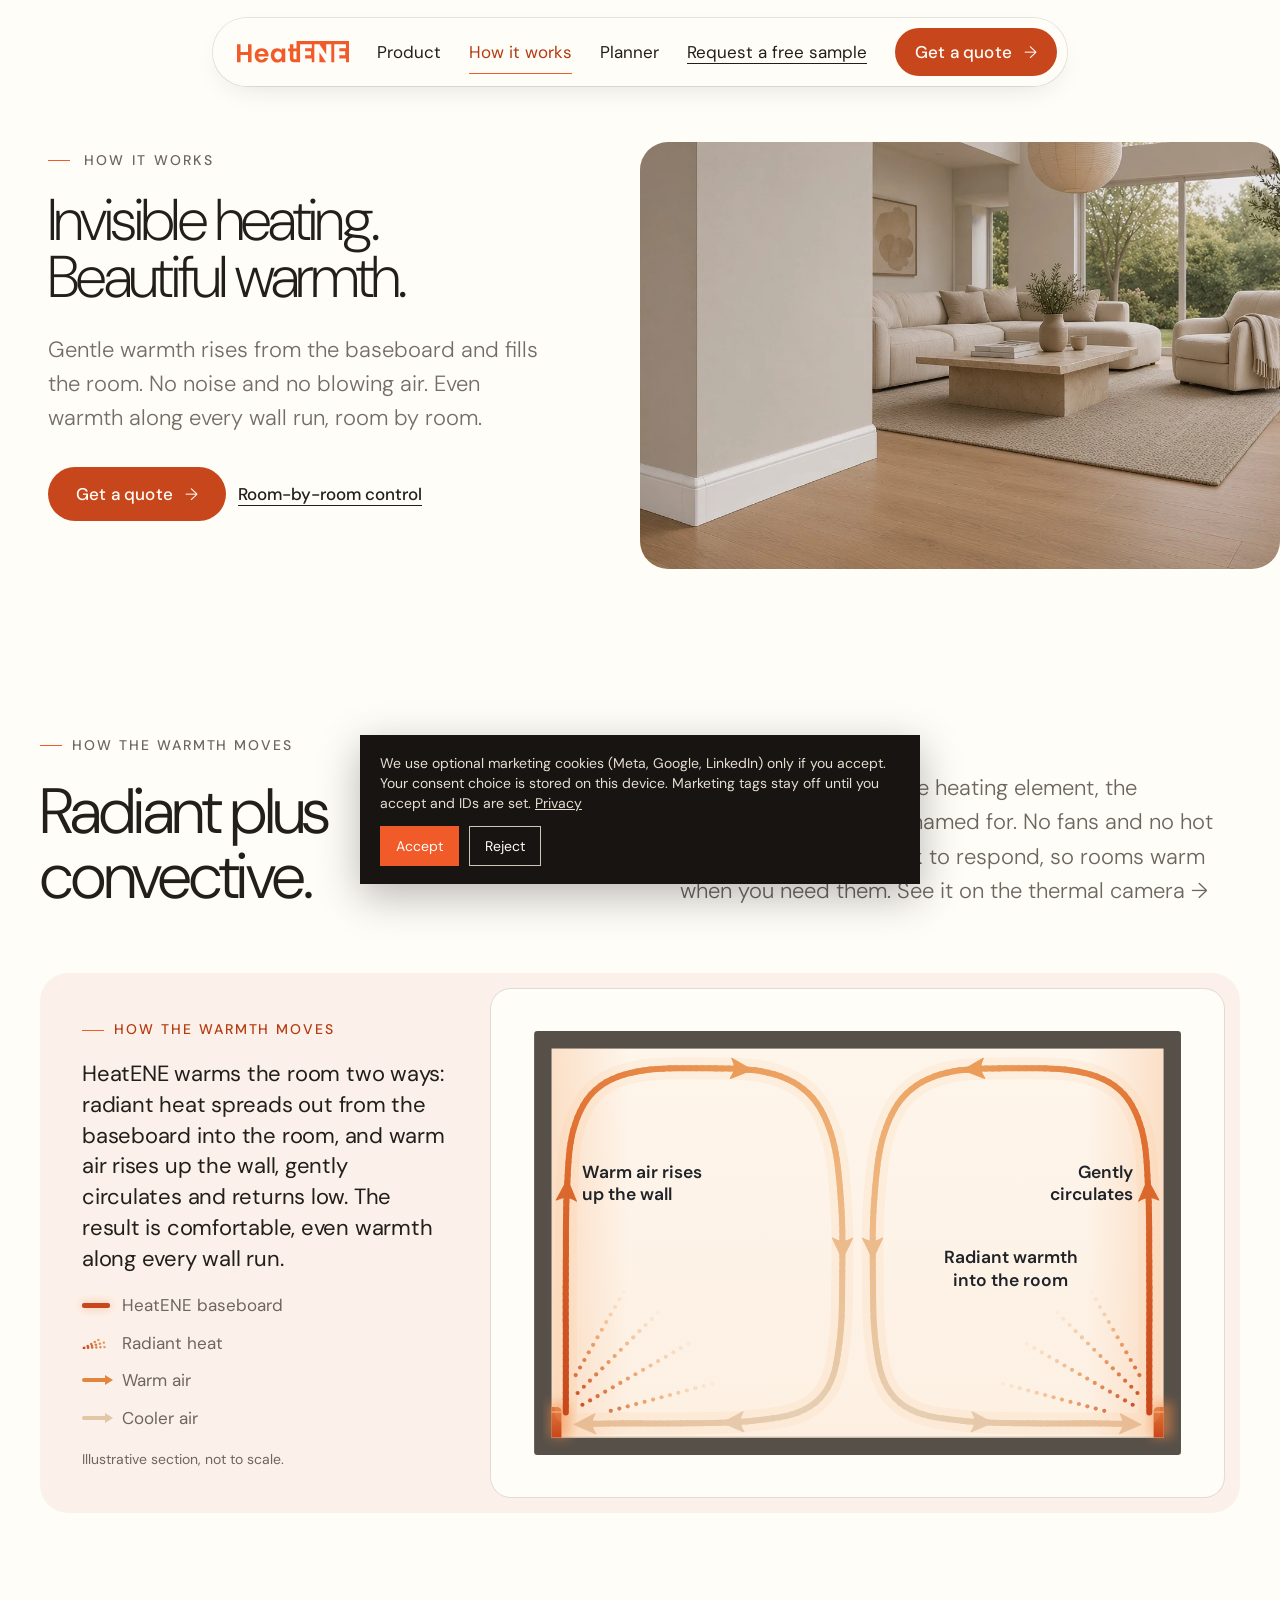
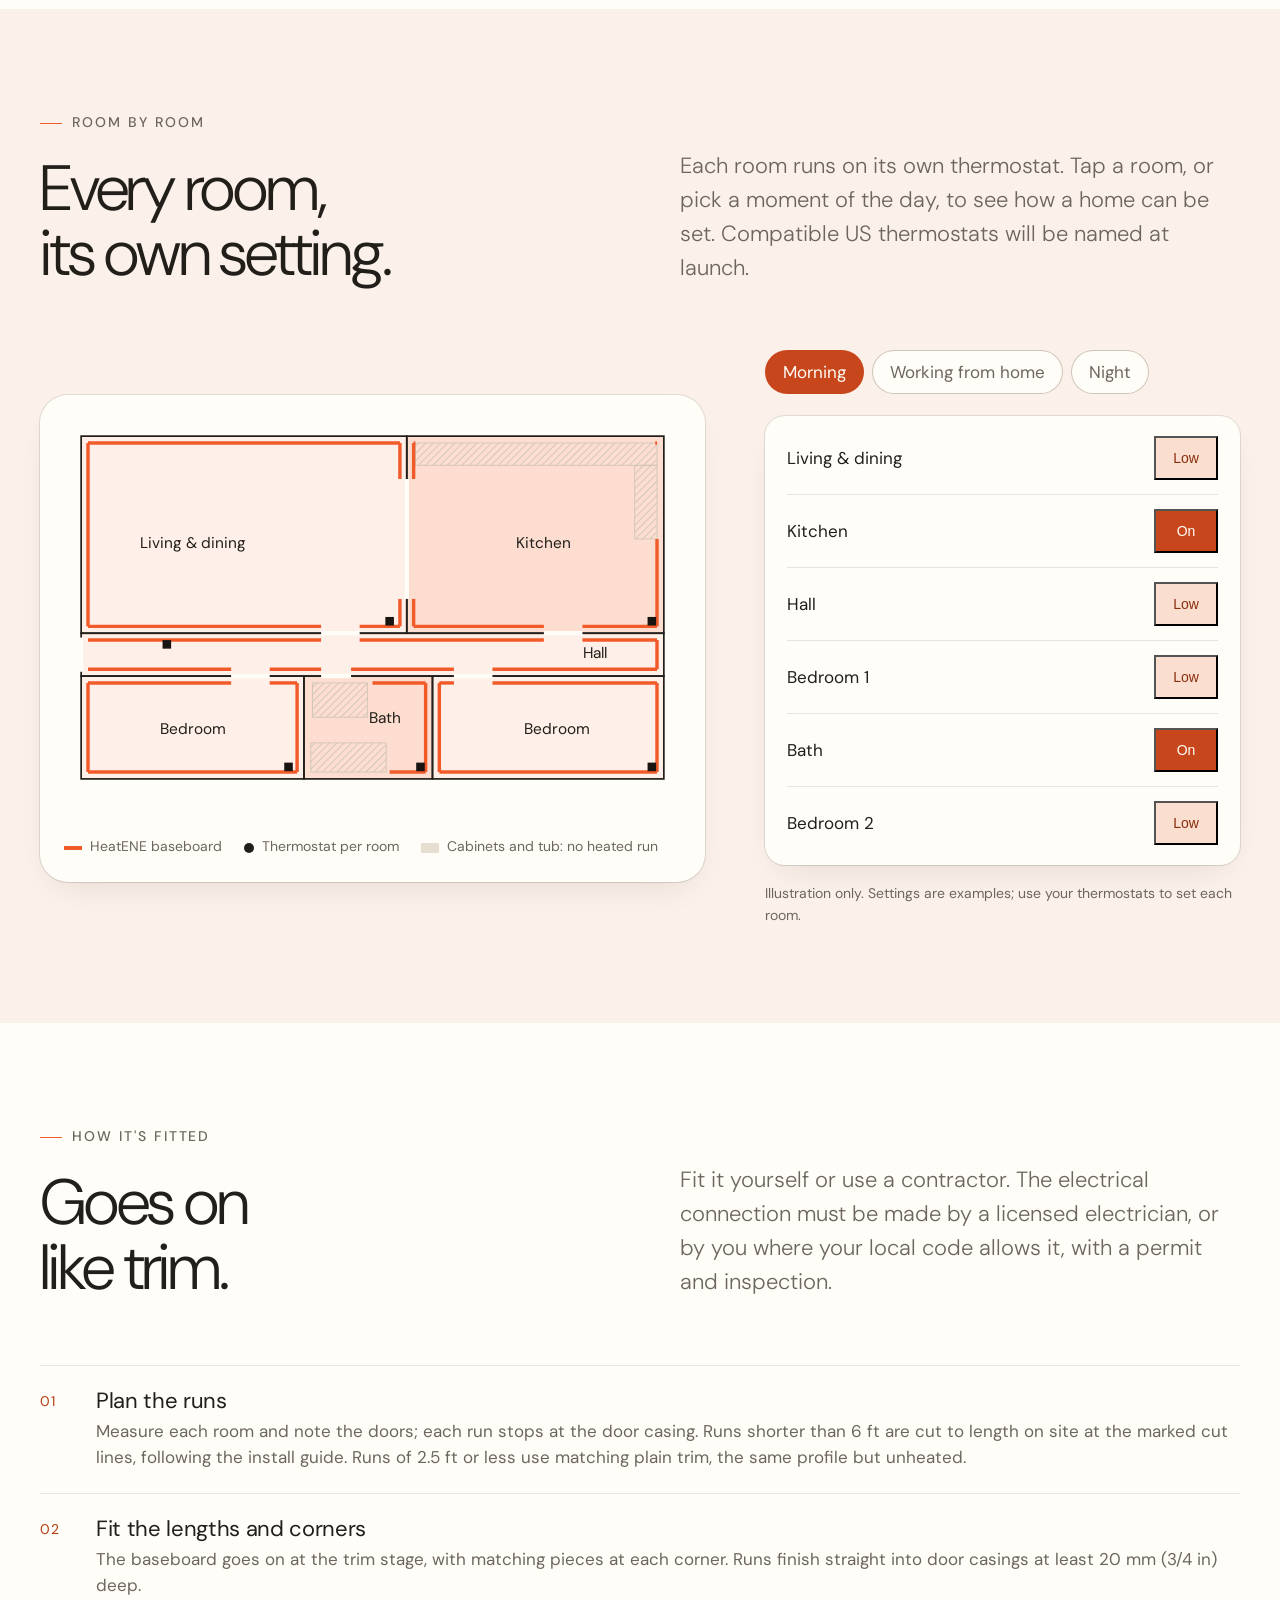
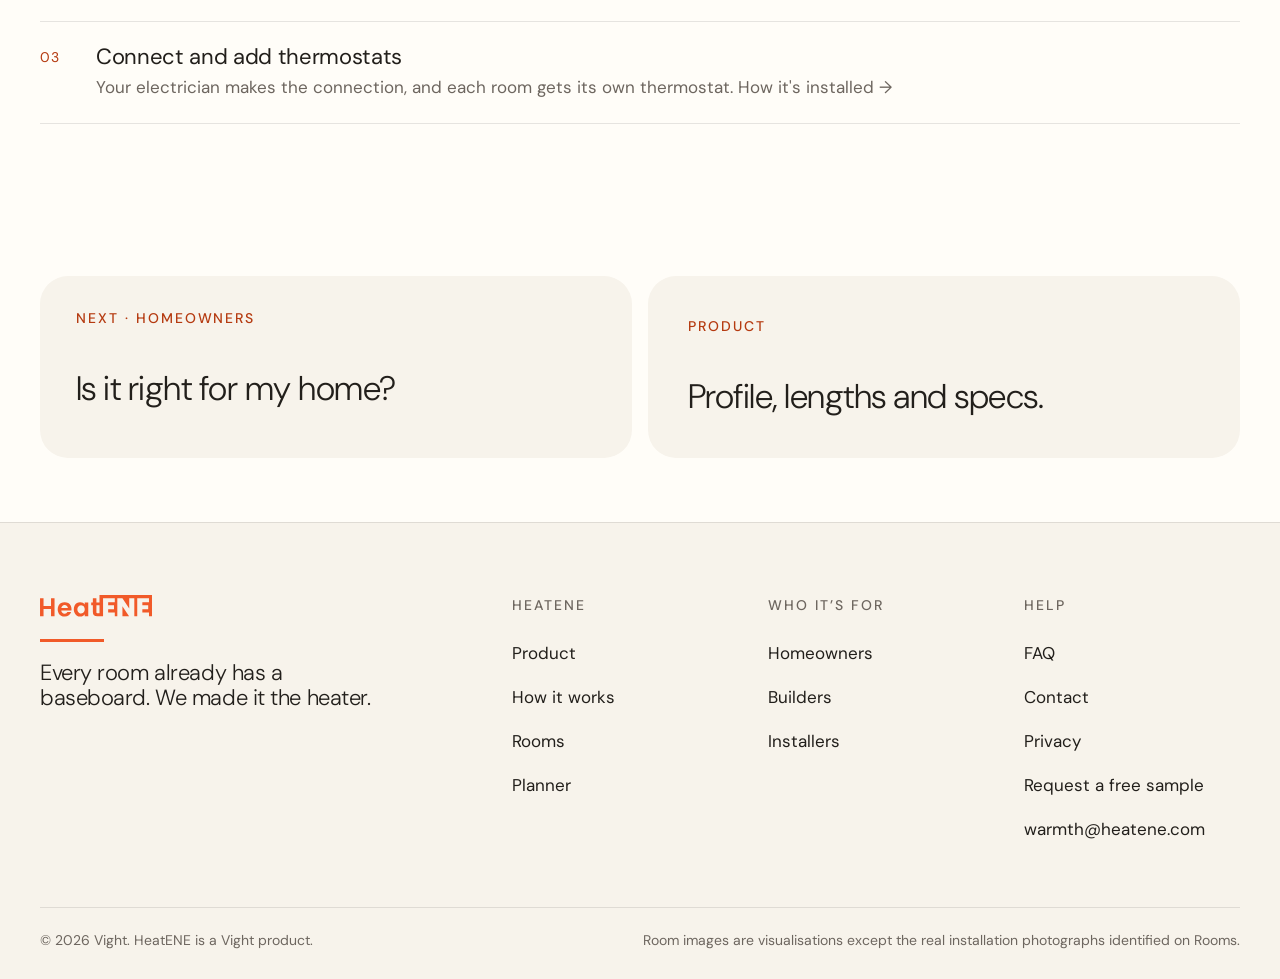
<file: how-it-works/index.html>
<!doctype html><html lang="en"><head><meta charset="utf-8"><meta name="viewport" content="width=device-width,initial-scale=1"><title>How it works | HeatENE</title><meta property="og:title" content="How it works | HeatENE"><meta name="description" content="HeatENE is a slim 5.5 in baseboard heater: silent, 100% efficient radiant plus convective warmth, room by room, with even warmth along every wall run. Whole-house heat for new and tight builds; in existing homes, alongside your current heating."><meta property="og:description" content="HeatENE is a slim 5.5 in baseboard heater: silent, 100% efficient radiant plus convective warmth, room by room, with even warmth along every wall run. Whole-house heat for new and tight builds; in existing homes, alongside your current heating."><link rel="icon" type="image/png" sizes="32x32" href="../assets/img/favicon-32.png"><link rel="apple-touch-icon" href="../assets/img/apple-touch-icon.png"><link rel="canonical" href="https://www.heatene.com/how-it-works/"><meta property="og:url" content="https://www.heatene.com/how-it-works/"><meta property="og:type" content="website"><meta property="og:image" content="https://www.heatene.com/assets/img/og.jpg"><meta property="og:image:alt" content="HeatENE matt white skirting in a furnished room"><meta name="twitter:card" content="summary_large_image"><!-- Tracking pixels: paste IDs into assets/js/pixels.js. Loads only after cookie consent. Empty = inactive. -->
<style>
@font-face{font-family:"DM Sans";src:url(../assets/fonts/DMSans-Variable.ttf) format("truetype");font-weight:100 1000;font-display:swap}
:root{--o:#F15A29;--od:#D94718;--g:#171411;--ink:#221F1B;--mu:#6D665F;--ch:#F7F3EB;--pl:#E7DED2;--li:#CFC4B5;--wh:#FFFDF8}
*{box-sizing:border-box;margin:0;padding:0;border-radius:0}
html{scroll-behavior:smooth}
body{font-family:"DM Sans",system-ui,sans-serif;background:var(--wh);color:var(--ink);font-size:17px;line-height:1.55;-webkit-font-smoothing:antialiased}
a{color:inherit;text-decoration:none}img{display:block;width:100%;height:100%;object-fit:cover}
.lp{fill:#F15A29}.ld{fill:#FFFDF8}.logo{display:block;width:112px;height:auto}
.w{max-width:1320px;margin:0 auto;padding:0 40px}
.lab{display:inline-flex;align-items:center;gap:10px;font-size:14px;letter-spacing:.14em;text-transform:uppercase;color:var(--mu);font-weight:500}
.lab:before{content:"";width:22px;height:1px;background:var(--o)}
h1,h2,h3{font-weight:300;letter-spacing:-.035em;line-height:1.02}
h2{font-size:clamp(38px,5vw,72px)}
h3{font-size:22px;font-weight:400;letter-spacing:-.015em;line-height:1.2}
p.lead{font-size:22px;color:var(--mu);max-width:560px;font-weight:300}
.btn{display:inline-flex;align-items:center;gap:12px;height:52px;padding:0 26px;background:var(--g);color:var(--wh);font-size:17px;font-weight:500;letter-spacing:.01em}
.btn.o{background:var(--o)}.btn.line{background:transparent;color:var(--ink);box-shadow:inset 0 0 0 1px var(--ink)}
.btn:after{content:"→";font-weight:300}
section{padding:140px 0}
.tag{position:absolute;left:14px;bottom:14px;font-size:14px;letter-spacing:.14em;text-transform:uppercase;background:rgba(255,253,248,.86);color:var(--ink);padding:5px 9px;font-weight:500}
.tag.real{background:var(--g);color:var(--wh)}
.tag.real:before{content:"";display:inline-block;width:6px;height:6px;background:var(--o);margin-right:7px;vertical-align:1px}
.fig{position:relative;overflow:hidden;background:var(--pl)}
.ph{outline:1px dashed var(--o);outline-offset:-1px}
.chip{display:inline-block;font-size:14px;letter-spacing:.12em;text-transform:uppercase;color:var(--od);border:1px dashed var(--o);padding:3px 7px;font-weight:500}
/* the wall-floor line motif */
.rule{position:relative;height:1px;background:var(--li)}
.rule:before{content:"";position:absolute;left:0;top:-1px;width:64px;height:3px;background:var(--o)}

/* nav */
.nav{position:fixed;top:18px;left:50%;transform:translateX(-50%);z-index:20;display:flex;align-items:center;gap:34px;background:rgba(255,253,248,.92);backdrop-filter:blur(10px);padding:12px 12px 12px 22px;box-shadow:0 0 0 1px rgba(34,31,27,.08)}
.nav ul{display:flex;gap:26px;list-style:none;font-size:14px;white-space:nowrap}.nav .q{white-space:nowrap}
.nav ul a{color:var(--mu)}.nav ul a:hover{color:var(--ink)}
.nav .q{height:38px;padding:0 16px;font-size:14px}
/* hero */
.hero{position:relative;height:100vh;min-height:720px;max-height:980px;padding:0;overflow:hidden;background:var(--pl)}
.hero img{position:absolute;inset:0;width:100%;height:100%;object-fit:cover}
.hero:after{content:"";position:absolute;inset:0;background:linear-gradient(90deg,rgba(23,20,17,.38) 0%,rgba(23,20,17,.12) 45%,rgba(23,20,17,0) 65%),linear-gradient(180deg,rgba(23,20,17,0) 45%,rgba(23,20,17,.3) 100%)}
.hero .copy{position:absolute;left:0;right:0;bottom:56px;z-index:2;color:var(--wh)}
.hero h1{font-size:clamp(56px,7.6vw,124px);font-weight:250;max-width:900px}
.hero .row{display:flex;flex-direction:column;align-items:flex-start;gap:26px;margin-top:28px;max-width:560px}
.hero .row p{max-width:460px;font-size:17px;font-weight:300;opacity:.95}
.hero .tag{left:auto;right:40px;bottom:40px;z-index:3}
.hero .hl{position:absolute;z-index:2;left:0;bottom:0;width:100%;height:1px;background:rgba(255,253,248,.4)}
/* idea */
.idea .grid{display:grid;grid-template-columns:5fr 7fr;gap:80px;align-items:end}
.idea h2 em{font-style:normal;color:var(--o)}
.idea .pair{display:grid;grid-template-columns:1fr 1fr;gap:16px;margin-top:80px}
.idea .pair .fig{aspect-ratio:4/3}
.idea .cap{display:flex;justify-content:space-between;margin-top:14px;font-size:14px;color:var(--mu)}
/* readouts */
.reads{display:grid;grid-template-columns:repeat(4,1fr);border-top:1px solid var(--li);border-bottom:1px solid var(--li);margin-top:96px}
.reads div{padding:30px 28px 34px;border-left:1px solid var(--li)}.reads div:first-child{border-left:0;padding-left:0}
.reads b{display:block;font-size:34px;font-weight:300;letter-spacing:-.02em;margin-bottom:6px}
.reads span{font-size:14px;color:var(--mu)}
/* comfort */
.comfort{background:var(--ch)}
.comfort .top{display:flex;justify-content:space-between;align-items:end;gap:60px;margin-bottom:64px}
.three{display:grid;grid-template-columns:repeat(3,1fr);gap:16px}
.card .fig{aspect-ratio:4/5}
.card h3{margin-top:22px}.card p{margin-top:8px;color:var(--mu);font-size:17px;max-width:360px}
.card .n{font-size:14px;letter-spacing:.14em;color:var(--o);font-weight:500;margin-top:22px;display:block}
/* how */
.how .grid{display:grid;grid-template-columns:1fr 1fr;gap:80px;align-items:center}
.steps{margin-top:48px;border-top:1px solid var(--li)}
.steps li{list-style:none;display:grid;grid-template-columns:56px 1fr;padding:22px 0;border-bottom:1px solid var(--li)}
.steps li b{font-weight:400;color:var(--o);font-size:14px;letter-spacing:.1em;padding-top:3px}
.steps li h3{font-size:22px}.steps li p{color:var(--mu);font-size:17px;margin-top:4px}
.how .fig{aspect-ratio:3/4}
/* product */
.product{background:var(--g);color:var(--wh)}
.product .lab{color:#b8ada1}
.product p.lead{color:#c9bfb3}
.product .grid{display:grid;grid-template-columns:7fr 5fr;grid-template-rows:640px;gap:16px;margin-top:64px}
.product .big{height:100%}
.product .stack{display:grid;grid-template-rows:1fr 1fr;gap:16px}
.product .specs{display:grid;grid-template-columns:repeat(3,1fr);margin-top:64px;border-top:1px solid #3b352f}
.product .specs div{padding:24px 24px 0 0}
.product .specs dt{font-size:14px;letter-spacing:.12em;text-transform:uppercase;color:#9d9287}
.product .specs dd{font-size:22px;font-weight:300;margin-top:6px}
.product .chip{color:#ff8c63;border-color:#ff8c63}
.product .tag{background:rgba(255,253,248,.9)}.product .tag.real{background:var(--g);color:var(--wh)}
/* rooms */
.rooms .top{display:flex;justify-content:space-between;align-items:end;margin-bottom:56px;gap:40px}
.gal{display:grid;grid-template-columns:repeat(12,1fr);grid-auto-rows:120px;gap:16px}
.gal .fig img{width:100%;height:100%;object-fit:cover;display:block}
.gal .fig:nth-child(1){grid-column:span 7;grid-row:span 5}
.gal .fig:nth-child(2){grid-column:span 5;grid-row:span 5}
.gal .fig:nth-child(3),.gal .fig:nth-child(4),.gal .fig:nth-child(5){grid-column:span 4;grid-row:span 4}
.gal .fig:nth-child(6){grid-column:span 5;grid-row:span 4}
.gal .fig:nth-child(7){grid-column:span 7;grid-row:span 4}
.gnote{margin-top:18px;font-size:14px;color:var(--mu)}
.gal .cap{position:absolute;right:14px;bottom:14px;color:var(--wh);font-size:14px;text-shadow:0 1px 8px rgba(0,0,0,.35)}
/* real installs strip */
.real{padding-top:0}
.real .strip{display:grid;grid-template-columns:repeat(3,1fr);gap:16px;margin-top:40px}
.real .strip .fig{aspect-ratio:3/4}
/* trade */
.trade{background:var(--pl)}
.trade .grid{display:grid;grid-template-columns:6fr 6fr;gap:80px;align-items:start}
.trade .fig{aspect-ratio:4/3}
.trade ul{list-style:none;margin:40px 0 44px;border-top:1px solid var(--li)}
.trade ul li{padding:18px 0;border-bottom:1px solid var(--li);display:grid;grid-template-columns:200px 1fr;gap:20px;font-size:17px}
.trade ul li b{font-weight:500}
.trade ul li span{color:var(--mu)}
.trade .acts{display:flex;gap:12px;flex-wrap:wrap}
/* faq */
.faq .grid{display:grid;grid-template-columns:4fr 8fr;gap:80px}
details{border-bottom:1px solid var(--li);padding:24px 0}
details:first-child{border-top:1px solid var(--li)}
summary{list-style:none;cursor:pointer;font-size:22px;font-weight:400;letter-spacing:-.01em;display:flex;justify-content:space-between}
summary::-webkit-details-marker{display:none}
summary:after{content:"+";color:var(--o);font-weight:300}
details[open] summary:after{content:"–"}
details p{color:var(--mu);margin-top:12px;max-width:680px}
/* cta */
.cta{position:relative;padding:0;min-height:640px;color:var(--wh);overflow:hidden}
.cta img{position:absolute;inset:0}
.cta:before{content:"";position:absolute;inset:0;background:rgba(23,20,17,.48);z-index:1}
.cta .w{position:relative;z-index:2;padding-top:150px;padding-bottom:110px}
.cta h2{font-size:clamp(48px,7vw,108px);max-width:900px}
.cta .acts{display:flex;gap:12px;margin-top:44px;flex-wrap:wrap}
.cta .btn.line{color:var(--wh);box-shadow:inset 0 0 0 1px var(--wh)}
.cta p{margin-top:22px;opacity:.85}
.cta .tag{z-index:3}
footer{background:var(--g);color:#b8ada1;font-size:14px}
footer .w{display:flex;justify-content:space-between;align-items:center;padding-top:36px;padding-bottom:36px;gap:20px}
/* audience split */
.aud{padding:0;background:var(--wh)}
.aud .row3{display:grid;grid-template-columns:repeat(3,1fr);border-bottom:1px solid var(--li)}
.aud a.c{display:flex;flex-direction:column;gap:14px;padding:44px 40px 40px;border-left:1px solid var(--li);transition:background .2s}
.aud a.c:first-child{border-left:0}
.aud a.c:hover{background:var(--ch)}
.aud .k{font-size:14px;letter-spacing:.14em;text-transform:uppercase;color:var(--o);font-weight:500}
.aud h3{font-size:34px;font-weight:300;letter-spacing:-.025em}
.aud p{color:var(--mu);font-size:17px;max-width:360px}
.aud .go{margin-top:auto;padding-top:14px;font-size:17px;font-weight:500;display:flex;align-items:center;gap:10px}
.aud .go:after{content:"→";font-weight:300;color:var(--o)}
/* how it fits */
.fits{background:var(--ch)}
.fits .grid{display:grid;grid-template-columns:5fr 7fr;gap:80px;align-items:center}
.fits ul{list-style:none;margin-top:36px;border-top:1px solid var(--li)}
.fits li{display:grid;grid-template-columns:36px 1fr;padding:18px 0;border-bottom:1px solid var(--li);font-size:17px}
.fits li i{display:block;width:20px;height:3px;background:var(--o);margin-top:11px}
.fits li i.t{width:10px;height:10px;background:var(--g);margin-top:7px}
.fits li i.hp{width:22px;height:10px;background:transparent;outline:1.5px dashed var(--mu);margin-top:7px}
.fits li b{font-weight:500}.fits li span{color:var(--mu)}
.fits .pair{margin-top:28px;padding:18px 20px;background:var(--wh);font-size:17px;color:var(--mu);border-left:3px solid var(--li)}
.fits .pair b{color:var(--ink);font-weight:500}
.plan{background:var(--wh);padding:28px;box-shadow:0 0 0 1px var(--li)}
.plan svg{display:block;width:100%;height:auto}
.plan .pc{display:flex;justify-content:space-between;margin-top:14px;font-size:14px;color:var(--mu)}
/* comparison */
.cmp .top{display:flex;justify-content:space-between;align-items:end;gap:60px;margin-bottom:56px}
.tbl{overflow-x:auto;-webkit-overflow-scrolling:touch}
.tbl table{width:100%;min-width:1080px;border-collapse:collapse;font-size:17px}
.tbl th,.tbl td{text-align:left;vertical-align:top;padding:16px 14px;border-bottom:1px solid var(--li)}
.tbl thead th{font-size:14px;letter-spacing:.1em;text-transform:uppercase;color:var(--mu);font-weight:500;border-bottom:1px solid var(--ink)}
.tbl tbody th{font-weight:500;width:150px;color:var(--ink)}
.tbl td{color:var(--mu)}
.tbl .h{background:var(--ch);color:var(--ink)}
.tbl thead th.h{color:var(--ink);box-shadow:inset 0 3px 0 var(--o)}
.tbl .y:before{content:"";display:inline-block;width:8px;height:8px;background:var(--o);margin-right:8px;vertical-align:1px}
.energy{display:grid;grid-template-columns:5fr 7fr;gap:60px;margin-top:64px;padding-top:40px;border-top:1px solid var(--li)}
.energy h3{font-size:34px;font-weight:300}
.energy p{color:var(--mu);margin-bottom:14px}
.energy .nums{display:grid;grid-template-columns:1fr 1fr;gap:16px;margin:8px 0 18px}
.energy .nums div{background:var(--ch);padding:22px}
.energy .nums b{display:block;font-size:34px;font-weight:300;letter-spacing:-.02em}
.energy .nums span{font-size:14px;color:var(--mu)}
.fn{font-size:14px;color:var(--mu);margin-top:22px;max-width:980px;line-height:1.5}
/* planner */
.planner{background:var(--g);color:var(--wh)}
.planner .lab{color:#b8ada1}.planner p.lead{color:#c9bfb3}
.planner .top{display:flex;justify-content:space-between;align-items:end;gap:60px;margin-bottom:48px}
.pl{display:grid;grid-template-columns:8fr 4fr;gap:16px;align-items:start}
.pl .rooms-in{background:#211d19;padding:24px}
.pl .hd,.pl .rm{display:grid;grid-template-columns:1.8fr .8fr .8fr .7fr .9fr 36px;gap:8px;align-items:center}
.pl .hd{font-size:14px;letter-spacing:.1em;text-transform:uppercase;color:#9d9287;padding-bottom:10px;border-bottom:1px solid #3b352f}
.pl .rm{padding:10px 0;border-bottom:1px solid #3b352f}
.pl input,.pl select{width:100%;height:40px;background:#171411;color:var(--wh);border:1px solid #4a433c;padding:0 10px;font:inherit;font-size:17px;border-radius:0}
.pl input:focus{outline:2px solid var(--o);outline-offset:-2px;border-color:transparent}
.pl .x{height:40px;background:none;border:1px solid #4a433c;color:#b8ada1;cursor:pointer;font-size:17px}
.pl .x:hover{color:var(--wh);border-color:var(--o)}
.pl .tools{display:flex;gap:12px;align-items:center;justify-content:space-between;margin-top:18px;flex-wrap:wrap}
.pl .add{height:44px;padding:0 18px;background:transparent;color:var(--wh);border:1px solid #6d665f;font:inherit;font-size:17px;cursor:pointer}
.pl .add:hover{border-color:var(--o)}
.pl .dw{display:flex;gap:10px;align-items:center;font-size:14px;color:#b8ada1}.pl .dw input{width:70px}
.pl .out{background:var(--wh);color:var(--ink);padding:28px}
.pl .big{font-size:64px;font-weight:250;letter-spacing:-.04em;line-height:1}
.pl .big small{font-size:22px;letter-spacing:0;color:var(--mu);margin-left:6px}
.pl dl{margin-top:22px;border-top:1px solid var(--li)}
.pl dl div{display:flex;justify-content:space-between;padding:11px 0;border-bottom:1px solid var(--li);font-size:17px}
.pl dt{color:var(--mu)}.pl dd{font-weight:500}
.pl .price{margin-top:18px;padding:14px 16px}
.pl .price b{font-size:22px;font-weight:300;display:block;margin-top:6px}
.pl .note{font-size:14px;color:var(--mu);margin-top:14px;line-height:1.5}
.pl .soon{margin-top:14px;font-size:14px;display:flex;justify-content:space-between;color:var(--mu)}
.pl .per{margin-top:18px;font-size:14px;color:#b8ada1}
.pl .per table{width:100%;border-collapse:collapse}.pl .per td,.pl .per th{padding:6px 4px;text-align:right;border-bottom:1px solid #3b352f}.pl .per th{font-weight:500;color:#9d9287;font-size:14px;letter-spacing:.08em;text-transform:uppercase}.pl .per td:first-child,.pl .per th:first-child{text-align:left}
.send{margin-top:16px;background:#211d19;padding:28px;display:grid;grid-template-columns:4fr 8fr;gap:40px}
.send h3{font-size:34px;font-weight:300}
.send p{color:#b8ada1;font-size:17px;margin-top:8px}
.send form{display:grid;grid-template-columns:1fr 1fr;gap:10px}
.send label{font-size:14px;letter-spacing:.1em;text-transform:uppercase;color:#9d9287;display:flex;flex-direction:column;gap:6px}
.send .full{grid-column:span 2}
.send input,.send select{height:44px;background:#171411;color:var(--wh);border:1px solid #4a433c;padding:0 12px;font:inherit;font-size:17px;border-radius:0}
.send button{height:52px;background:var(--o);color:var(--wh);border:0;font:inherit;font-weight:500;font-size:17px;cursor:pointer}
.send .draft{font-size:14px;color:#ff8c63;margin-top:4px}
.planner .chip{color:#ff8c63;border-color:#ff8c63}
/* builders */
.builders{background:var(--pl)}
.builders .grid{display:grid;grid-template-columns:6fr 6fr;gap:80px;align-items:start}
.builders .fig{aspect-ratio:4/3}
.builders ul{list-style:none;margin:36px 0 0;border-top:1px solid var(--li)}
.builders ul li{padding:18px 0;border-bottom:1px solid var(--li);display:grid;grid-template-columns:220px 1fr;gap:20px;font-size:17px}
.builders ul li b{font-weight:500}.builders ul li span{color:var(--mu)}
.pilot{margin-top:16px;background:var(--wh);padding:26px}
.pilot h3{font-size:22px;font-weight:400}
.pilot p{color:var(--mu);font-size:17px;margin-top:6px}
.pilot form{display:grid;grid-template-columns:1fr 1fr;gap:10px;margin-top:18px}
.pilot label{font-size:14px;letter-spacing:.1em;text-transform:uppercase;color:var(--mu);display:flex;flex-direction:column;gap:6px}
.pilot input,.pilot select{height:44px;border:1px solid var(--li);background:var(--wh);padding:0 12px;font:inherit;font-size:17px;color:var(--ink);border-radius:0}
.pilot .full{grid-column:span 2}
.pilot button{height:52px;background:var(--g);color:var(--wh);border:0;font:inherit;font-weight:500;font-size:17px;cursor:pointer}
.pilot .draft{font-size:14px;color:var(--od)}
/* sample */
.sample{padding:0;background:var(--g);color:var(--wh)}
.sample .grid{display:grid;grid-template-columns:5fr 7fr;align-items:stretch}
.sample .fig{min-height:420px}
.sample .tx{padding:80px 64px;display:flex;flex-direction:column;justify-content:center;gap:18px}
.sample .lab{color:#b8ada1}
.sample h2{font-size:clamp(36px,4vw,56px)}
.sample p{color:#c9bfb3;max-width:520px}
.sample .chip{color:#ff8c63;border-color:#ff8c63;align-self:flex-start}
@media (max-width:900px){
 .aud .row3{grid-template-columns:1fr}.aud a.c{border-left:0;border-top:1px solid var(--li);padding:30px 22px}
 .fits .grid,.energy,.builders .grid,.sample .grid,.send{grid-template-columns:1fr;gap:32px}
 .cmp .top,.planner .top{flex-direction:column;align-items:flex-start;gap:20px}
 .plan{padding:14px}
 .pl{grid-template-columns:1fr}
 .pl .hd{display:none}
 .pl .rm{grid-template-columns:1fr 1fr 1fr;gap:8px;padding:14px 0}
 .pl .rm>*:first-child{grid-column:span 3}
 .pl .rm label.m{display:flex;flex-direction:column;gap:4px;font-size:14px;letter-spacing:.08em;text-transform:uppercase;color:#9d9287}
 .send form,.pilot form{grid-template-columns:1fr}.send .full,.pilot .full{grid-column:auto}
 .builders ul li{grid-template-columns:1fr;gap:4px}
 .energy .nums{grid-template-columns:1fr}
 .sample .tx{padding:48px 22px}
}
@media (min-width:901px){.pl .rm label.m span{display:none}}

@media (max-width:900px){
 .w{padding:0 22px}section{padding:88px 0}
 .nav{left:12px;right:12px;transform:none;top:12px;gap:12px;justify-content:space-between}.nav ul{display:none}
 .hero{min-height:640px}.hero img{object-position:28% 55%}.hero .copy{bottom:34px}.hero h1{font-size:54px}.hero .row{flex-direction:column;align-items:flex-start;gap:22px}.hero .row p{font-size:17px}.hero .tag{right:12px;bottom:auto;top:76px}
 .idea .grid,.how .grid,.trade .grid,.faq .grid,.product .grid{grid-template-columns:1fr;gap:36px}
 .idea .pair{grid-template-columns:1fr;margin-top:48px}
 .reads{grid-template-columns:1fr 1fr}.reads div:nth-child(3){border-left:0;padding-left:0}.reads div{border-top:1px solid var(--li)}
 .comfort .top,.rooms .top{flex-direction:column;align-items:flex-start}
 .three{grid-template-columns:1fr;gap:40px}.real .strip{grid-template-columns:1fr 1fr}
 .gal{grid-template-columns:1fr 1fr;grid-auto-rows:auto;gap:10px}.gal .fig:nth-child(n){grid-column:span 1;grid-row:auto;aspect-ratio:4/5}.gal .fig:nth-child(1),.gal .fig:nth-child(6),.gal .fig:nth-child(7){grid-column:span 2;aspect-ratio:4/3}.gal .cap{font-size:14px;left:10px;right:auto;bottom:10px;text-shadow:0 1px 6px rgba(0,0,0,.55)}.gal .tag{left:8px;bottom:8px;font-size:14px;padding:4px 6px}
 .product .specs{grid-template-columns:1fr}.product .grid{grid-template-rows:auto}.product .big{aspect-ratio:4/3;height:auto}.product .stack{grid-template-rows:none;grid-template-columns:1fr 1fr}.product .stack .fig{aspect-ratio:3/4}
 .trade ul li{grid-template-columns:1fr;gap:4px}
}
.real .strip{grid-template-columns:repeat(3,1fr)}
.real .strip .fig{border-radius:20px}
.real .strip .tag{top:14px;bottom:auto;display:inline-flex;align-items:center}
.real .strip .tag:before{flex:none}
.real .strip .fig img{width:100%;height:100%;object-fit:cover;display:block;border-radius:inherit}
@media (max-width:900px){.real .strip{grid-template-columns:1fr 1fr;gap:12px;margin-top:28px}.real .strip .fig:first-child{grid-column:1/-1;aspect-ratio:4/3}.real .strip .tag{left:8px;right:auto;top:8px;bottom:auto;width:max-content;max-width:calc(100% - 16px);font-size:14px;letter-spacing:.08em;padding:4px 8px;line-height:1.35}}
.pl .wnote{margin-top:10px;font-size:14px;color:var(--mu);line-height:1.45}
.pl .per table{min-width:520px}
/* ===== inner pages (shared) ===== */
.nav .cur{color:var(--ink);box-shadow:inset 0 -1px 0 var(--o)}
.nav .mb{display:none;height:38px;padding:0 14px;background:transparent;border:1px solid var(--li);font:inherit;font-size:14px;color:var(--ink);cursor:pointer}
.mnav{display:none;position:fixed;top:76px;left:12px;right:12px;z-index:19;background:var(--wh);box-shadow:0 0 0 1px var(--li);padding:10px 22px 18px}
.mnav a{display:flex;justify-content:space-between;padding:13px 0;border-bottom:1px solid var(--pl);font-size:17px}
.mnav a:after{content:"→";color:var(--o)}
.mnav.open{display:block}
@media (max-width:1180px){.nav ul{display:none}.nav .mb{display:inline-block}.nav{gap:12px}}
/* footer, site version */
footer.site{padding:0}
footer.site .fw{max-width:1320px;margin:0 auto;padding:72px 40px 28px}
footer.site .cols{display:grid;grid-template-columns:4fr 2fr 2fr 2fr 2fr;gap:40px;padding-bottom:56px;border-bottom:1px solid #3b352f}
footer.site h4{font-size:14px;letter-spacing:.14em;text-transform:uppercase;color:#7d746a;font-weight:500;margin-bottom:14px}
footer.site .cols a{display:block;padding:5px 0;color:#d8cfc4;font-size:17px}
footer.site .cols a:hover{color:var(--wh)}
footer.site .big{font-size:34px;font-weight:300;color:var(--wh);letter-spacing:-.02em;line-height:1.15;margin-top:22px;max-width:360px}
footer.site .line{position:relative;height:1px;background:#3b352f;margin:0}
footer.site .base{display:flex;justify-content:space-between;gap:24px;padding-top:22px;font-size:14px;color:#9d9287;flex-wrap:wrap}
/* page hero shell */
.xh{position:relative;padding:0;overflow:hidden;color:var(--wh);background:var(--g)}
.xh .bg{position:absolute;inset:0}
.xh .bg:after{content:"";position:absolute;inset:0;background:linear-gradient(90deg,rgba(23,20,17,.5) 0%,rgba(23,20,17,.18) 50%,rgba(23,20,17,0) 72%),linear-gradient(180deg,rgba(23,20,17,.1) 0%,rgba(23,20,17,0) 40%,rgba(23,20,17,.42) 100%)}
.xh .in{position:relative;z-index:2;max-width:1320px;margin:0 auto;padding:0 40px}
.xh .idx{font-size:14px;letter-spacing:.16em;text-transform:uppercase;font-weight:500;display:flex;gap:14px;align-items:center;color:rgba(255,253,248,.85)}
.xh .idx b{color:var(--o);font-weight:500}
.xh .idx:before{content:"";width:22px;height:1px;background:var(--o)}
.xh h1{font-size:clamp(54px,7.4vw,120px);font-weight:250;letter-spacing:-.045em;line-height:.98;margin-top:20px}
.xh p.sub{font-size:22px;font-weight:300;max-width:500px;margin-top:26px;opacity:.95}
.xh .acts{display:flex;gap:12px;flex-wrap:wrap;margin-top:32px}
.xh .btn.line{color:var(--wh);box-shadow:inset 0 0 0 1px rgba(255,253,248,.9)}
.xh .jump{position:absolute;z-index:3;left:0;right:0;bottom:0;border-top:1px solid rgba(255,253,248,.28)}
.xh .jump .in{display:flex;gap:0}
.xh .jump a{flex:1;padding:18px 0 20px;font-size:14px;color:rgba(255,253,248,.8);border-left:1px solid rgba(255,253,248,.18);padding-left:18px;display:flex;gap:10px}
.xh .jump a:first-child{border-left:0;padding-left:0}
.xh .jump a b{color:var(--o);font-weight:500}
.xh .jump a:hover{color:var(--wh)}
/* hero: full-bleed photo */
.xh.photo{height:92vh;min-height:720px;max-height:940px}
.xh.photo .copy{position:absolute;left:0;right:0;bottom:120px;z-index:2}
/* hero: split */
.xh.split{display:grid;grid-template-columns:6fr 6fr;height:100vh;min-height:760px;max-height:940px}
.xh.split .jump{background:var(--g)}
.xh.split .l{position:relative;padding:190px 64px 150px max(40px,calc((100vw - 1320px)/2 + 40px));display:flex;flex-direction:column;justify-content:flex-end}
.xh.split .r{position:relative}
.xh.split .floor{position:absolute;left:0;right:0;z-index:3;height:3px;background:var(--o);pointer-events:none}
/* hero: chalk */
.xh.chalk{background:var(--ch);color:var(--ink)}
.xh.chalk .idx{color:var(--mu)}
.xh.chalk .btn.line{color:var(--ink);box-shadow:inset 0 0 0 1px var(--ink)}
.xh.chalk .jump{border-top-color:var(--li)}.xh.chalk .jump a{color:var(--mu);border-left-color:var(--li)}.xh.chalk .jump a:hover{color:var(--ink)}
/* section head */
.sh{display:flex;justify-content:space-between;align-items:end;gap:60px;margin-bottom:64px}
.sh h2 em{font-style:normal;color:var(--o)}
.dark{background:var(--g);color:var(--wh)}.dark .lab{color:#b8ada1}.dark p.lead{color:#c9bfb3}.dark .chip{color:#ff8c63;border-color:#ff8c63}
.chalk{background:var(--ch)}.plaster{background:var(--pl)}
.tc{display:inline-block;font-size:14px;letter-spacing:.12em;text-transform:uppercase;color:var(--od);border:1px dashed var(--o);padding:3px 7px;font-weight:500;white-space:nowrap}
.dark .tc{color:#ff8c63;border-color:#ff8c63}
.vnote{font-size:14px;color:var(--mu);margin-top:16px}.dark .vnote{color:#9d9287}
.capline{display:flex;justify-content:space-between;margin-top:12px;font-size:14px;color:var(--mu)}
/* big statement band */
.band{padding:120px 0}
.band .st{font-size:clamp(34px,4.4vw,64px);font-weight:250;letter-spacing:-.035em;line-height:1.08;max-width:1100px}
.band .st em{font-style:normal;color:var(--o)}
/* next page strip */
.nextp{padding:0;background:var(--wh)}
.nextp .g{display:grid;grid-template-columns:1fr 1fr;border-top:1px solid var(--li)}
.nextp a{display:grid;grid-template-columns:1fr 200px;align-items:center;gap:30px;padding:44px 40px;border-left:1px solid var(--li);transition:background .2s}
.nextp a:first-child{border-left:0}
.nextp a:hover{background:var(--ch)}
.nextp .k{font-size:14px;letter-spacing:.14em;text-transform:uppercase;color:var(--o);font-weight:500}
.nextp h3{font-size:34px;font-weight:300;margin-top:10px}
.nextp .fig{aspect-ratio:4/3}
/* ===== product ===== */
.anat{display:grid;grid-template-columns:8fr 4fr;gap:16px}
.anat .fig{aspect-ratio:4/3}
.pin{position:absolute;z-index:2;transform:translate(-50%,-50%);width:30px;height:30px;background:var(--o);color:var(--wh);font-size:14px;font-weight:500;display:flex;align-items:center;justify-content:center;cursor:pointer;border:0;font-family:inherit}
.pin:after{content:"";position:absolute;inset:-7px;box-shadow:0 0 0 1px rgba(241,90,41,.55)}
.pin.on{background:var(--g)}
.alist{list-style:none;border-top:1px solid var(--li)}
.alist li{display:grid;grid-template-columns:44px 1fr;padding:18px 0;border-bottom:1px solid var(--li);cursor:pointer;transition:background .15s}
.alist li b{color:var(--o);font-weight:500;font-size:14px;padding-top:2px}
.alist li h3{font-size:22px}.alist li p{color:var(--mu);font-size:17px;margin-top:3px}
.alist li.on{background:var(--ch);box-shadow:-12px 0 0 var(--ch),12px 0 0 var(--ch)}
.kit{display:grid;grid-template-columns:2.2fr 1fr 1fr 1fr 1fr;gap:0;border-top:1px solid #3b352f;border-bottom:1px solid #3b352f}
.kit div{padding:34px 26px 30px;border-left:1px solid #3b352f;display:flex;flex-direction:column;gap:14px}
.kit div:first-child{border-left:0;padding-left:0}
.kit svg{height:120px;width:100%}
.kit b{font-weight:400;font-size:22px}.kit span{font-size:14px;color:#9d9287}
.sheet{background:var(--wh);box-shadow:0 0 0 1px var(--li)}
.sheet .hd{display:flex;justify-content:space-between;align-items:center;padding:22px 28px;border-bottom:1px solid var(--ink)}
.sheet .hd b{font-weight:500;letter-spacing:.02em}
.sheet table{width:100%;border-collapse:collapse;font-size:17px}
.sheet th,.sheet td{text-align:left;padding:15px 28px;border-bottom:1px solid var(--pl);vertical-align:top}
.sheet th{width:32%;font-weight:400;color:var(--mu)}
.sheet tr.g th{font-size:14px;letter-spacing:.14em;text-transform:uppercase;color:var(--o);font-weight:500;padding-top:24px;background:var(--ch)}
.sheet tr.g th{width:auto}
.finish{display:grid;grid-template-columns:repeat(3,1fr);gap:16px}
.finish .sw{aspect-ratio:1/1;position:relative}
.finish .sw.w1{background:#F6F4EF;box-shadow:inset 0 0 0 1px var(--li)}
.finish .sw.w2{background:repeating-linear-gradient(90deg,#c9a37a 0 7px,#c29a70 7px 9px,#cfa983 9px 19px,#bf966b 19px 21px)}
.finish .sw.w3{background:var(--ch);outline:1px dashed var(--o);outline-offset:-1px;display:flex;align-items:center;justify-content:center;color:var(--od);font-size:14px}
/* ===== how it works ===== */
.elev{background:var(--wh);box-shadow:0 0 0 1px var(--li);padding:30px}
.elev svg{display:block;width:100%;height:auto}
.zone{display:grid;grid-template-columns:7fr 5fr;gap:60px;align-items:center}
.zone .plan{padding:24px}
.zone .plan svg .rm{cursor:pointer;transition:fill .2s}
.zstate{list-style:none;border-top:1px solid #3b352f}
.zstate li{display:flex;justify-content:space-between;align-items:center;padding:14px 0;border-bottom:1px solid #3b352f;font-size:17px;cursor:pointer}
.zstate li span.s{font-size:14px;letter-spacing:.12em;text-transform:uppercase;padding:4px 9px;font-weight:500;min-width:62px;text-align:center}
.s-on{background:var(--o);color:var(--wh)}.s-low{background:#6b3a26;color:#ffd9c9}.s-off{background:transparent;color:#9d9287;box-shadow:inset 0 0 0 1px #4a433c}
.proof{display:grid;grid-template-columns:repeat(4,1fr);border-top:1px solid var(--ink)}
.proof div{padding:28px 24px 30px 0;border-right:1px solid var(--li);margin-right:24px}
.proof div:last-child{border-right:0}
.proof .st{font-size:14px;letter-spacing:.12em;text-transform:uppercase;color:var(--mu);margin-bottom:22px;display:flex;align-items:center;gap:8px}
.proof .st:before{content:"";width:8px;height:8px;box-shadow:inset 0 0 0 1.5px var(--mu)}
.proof .st.ok:before{background:var(--o);box-shadow:none}
.proof b{display:block;font-weight:400;font-size:22px;letter-spacing:-.01em}
.proof p{font-size:14px;color:var(--mu);margin-top:8px}
/* ===== builders ===== */
.tl{position:relative;margin-top:24px}
.tl .track{display:grid;grid-template-columns:repeat(7,1fr);position:relative}
.tl .track:before{content:"";position:absolute;left:0;right:0;top:27px;height:1px;background:#4a433c}
.tl .st{position:relative;padding-right:18px}
.tl .st .dot{width:13px;height:13px;background:var(--g);box-shadow:inset 0 0 0 1.5px #6d665f;margin:21px 0 26px}
.tl .st.hi .dot{background:var(--o);box-shadow:none;width:13px}
.tl .st.hi:before{content:"";position:absolute;left:0;right:0;top:26px;height:3px;background:var(--o)}
.tl .st b{display:block;font-size:14px;letter-spacing:.14em;text-transform:uppercase;color:#9d9287;font-weight:500}
.tl .st h3{font-size:22px;margin-top:8px;font-weight:400}
.tl .st p{font-size:14px;color:#b8ada1;margin-top:8px}
.tl .st.hi h3{color:var(--o)}
.tl .st .x{font-size:14px;color:#9d9287;margin-top:10px;text-decoration:line-through;text-decoration-color:var(--o)}
.off{display:grid;grid-template-columns:repeat(6,1fr);border-top:1px solid var(--li);border-bottom:1px solid var(--li)}
.off div{padding:28px 20px 30px;border-left:1px solid var(--li);font-size:17px}
.off div:first-child{border-left:0;padding-left:0}
.off s{text-decoration-color:var(--o);text-decoration-thickness:2px;font-size:22px;font-weight:300;letter-spacing:-.01em;display:block;margin-bottom:8px}
.off span{font-size:14px;color:var(--mu)}
/* ===== installers ===== */
.seq{display:grid;grid-template-columns:repeat(3,1fr);gap:16px}
.seq .s{background:var(--wh);box-shadow:0 0 0 1px var(--li);padding:26px;display:flex;flex-direction:column;gap:14px;position:relative}
.seq .s .n{font-size:56px;font-weight:200;letter-spacing:-.04em;line-height:1;color:var(--o)}
.seq .s svg{width:100%;height:150px;background:var(--ch)}
.seq .s h3{font-size:22px}.seq .s p{font-size:17px;color:var(--mu)}
.dl{display:grid;grid-template-columns:repeat(4,1fr);border-top:1px solid #3b352f}
.dl a,.dl div{padding:26px 22px 30px 0;border-bottom:1px solid #3b352f;display:flex;flex-direction:column;gap:10px;margin-right:22px}
.dl .ft{font-size:14px;letter-spacing:.14em;text-transform:uppercase;color:#9d9287}
.dl b{font-weight:400;font-size:22px}
.dl .av{font-size:14px;color:#ff8c63}
.dl svg{width:30px;height:38px}
.need{list-style:none;border-top:1px solid var(--li)}
.need li{display:grid;grid-template-columns:1fr auto;gap:20px;padding:17px 0;border-bottom:1px solid var(--li);font-size:17px;align-items:center}
.need li span{color:var(--mu);font-size:17px}
.ruler{position:absolute;left:0;right:0;bottom:58px;height:40px;z-index:2;pointer-events:none}
/* ===== homeowners ===== */
.swi{display:grid;grid-template-columns:8fr 4fr;gap:16px;align-items:stretch}
.swi .stage{background:var(--wh);box-shadow:0 0 0 1px var(--li);padding:20px}
.swi .stage svg{display:block;width:100%;height:auto}
.swi .opts{display:flex;flex-direction:column;border-top:1px solid var(--li)}
.swi .opts button{all:unset;cursor:pointer;display:grid;grid-template-columns:1fr auto;padding:18px 0;border-bottom:1px solid var(--li);font-size:17px}
.swi .opts button:after{content:"";width:10px;height:10px;box-shadow:inset 0 0 0 1.5px var(--li);align-self:center}
.swi .opts button.on{color:var(--ink);font-weight:500}.swi .opts button.on:after{background:var(--o);box-shadow:none}
.swi .opts button:not(.on){color:var(--mu)}
.swi .say{margin-top:22px;background:var(--wh);padding:22px;box-shadow:0 0 0 1px var(--li);min-height:150px}
.swi .say b{display:block;font-weight:500;margin-bottom:6px}.swi .say p{color:var(--mu);font-size:17px}
.lives{display:grid;grid-template-columns:repeat(4,1fr);gap:16px}
.lives .fig{aspect-ratio:3/4}
.lives h3{margin-top:18px;font-size:22px}.lives p{color:var(--mu);font-size:17px;margin-top:6px}
.path{display:grid;grid-template-columns:repeat(3,1fr);border-top:1px solid #3b352f}
.path div{padding:30px 30px 34px 0;border-right:1px solid #3b352f;margin-right:30px}
.path div:last-child{border-right:0}
.path b{font-size:64px;font-weight:200;color:var(--o);line-height:1;letter-spacing:-.04em}
.path h3{margin-top:18px}.path p{color:#b8ada1;font-size:17px;margin-top:6px}
/* ===== rooms ===== */
.mosaic{display:grid;grid-template-columns:repeat(12,1fr);grid-template-rows:repeat(2,1fr);gap:8px;position:absolute;inset:0;padding:8px}
.mosaic .fig:nth-child(1){grid-column:1/6;grid-row:1/3}
.mosaic .fig:nth-child(2){grid-column:6/10;grid-row:1/2}
.mosaic .fig:nth-child(3){grid-column:10/13;grid-row:1/2}
.mosaic .fig:nth-child(4){grid-column:6/8;grid-row:2/3}
.mosaic .fig:nth-child(5){grid-column:8/13;grid-row:2/3}
.xh.rooms-h{height:92vh;min-height:760px;max-height:940px;background:var(--wh)}
.xh.rooms-h .card{position:absolute;z-index:3;left:max(40px,calc((100vw - 1320px)/2 + 40px));bottom:110px;background:var(--wh);color:var(--ink);padding:40px 44px 44px;max-width:560px;box-shadow:0 0 0 1px var(--li)}
.xh.rooms-h .card .idx{color:var(--mu)}
.xh.rooms-h .card h1{font-size:clamp(54px,6vw,96px)}
.xh.rooms-h .card p.sub{opacity:1;color:var(--mu)}
.filt{display:flex;gap:8px;flex-wrap:wrap;margin-bottom:28px}
.filt button{all:unset;cursor:pointer;height:40px;padding:0 18px;display:inline-flex;align-items:center;font-size:17px;box-shadow:inset 0 0 0 1px var(--li);color:var(--mu)}
.filt button.on{background:var(--g);color:var(--wh);box-shadow:none}
.filt button span{margin-left:8px;font-size:14px;opacity:.6}
.rg{columns:3;column-gap:16px}
.rg .fig{break-inside:avoid;margin-bottom:16px;cursor:zoom-in}
.rg .fig img{height:auto}
.rg .fig .cap{position:absolute;left:16px;bottom:14px;color:var(--wh);font-size:14px;text-shadow:0 1px 10px rgba(0,0,0,.5)}
.rg .fig.hide{display:none}
.lb{position:fixed;inset:0;z-index:50;background:rgba(23,20,17,.94);display:none;align-items:center;justify-content:center;padding:40px}
.lb.open{display:flex}.lb img{max-width:100%;max-height:100%;width:auto;height:auto;object-fit:contain}
.lb button{position:absolute;top:22px;right:22px;all:unset;color:var(--wh);font-size:14px;cursor:pointer;padding:10px 14px;box-shadow:inset 0 0 0 1px rgba(255,253,248,.5)}
.realg{display:grid;grid-template-columns:5fr 3fr 4fr;gap:16px}
.realg .fig{aspect-ratio:3/4}
.realg .fig.w{aspect-ratio:auto}
/* ===== planner page ===== */
.meas{display:grid;grid-template-columns:7fr 5fr;gap:60px;align-items:center}
.meas ol{list-style:none;border-top:1px solid var(--li);counter-reset:m}
.meas li{display:grid;grid-template-columns:44px 1fr;padding:17px 0;border-bottom:1px solid var(--li);font-size:17px}
.meas li b{color:var(--o);font-weight:500;font-size:14px}
.meas li span{color:var(--mu)}
.xh.plan-h .r{background:var(--wh);display:flex;align-items:center;justify-content:center;padding:150px 50px 100px}
.xh.plan-h .r svg{width:100%;height:auto}
/* ===== faq page ===== */
.fq{display:grid;grid-template-columns:3fr 9fr;gap:80px;align-items:start}
.fq .rail{position:sticky;top:110px;display:flex;flex-direction:column;border-top:1px solid var(--li)}
.fq .rail a{display:flex;justify-content:space-between;padding:13px 0;border-bottom:1px solid var(--li);font-size:17px;color:var(--mu)}
.fq .rail a span{font-size:14px;color:var(--li)}
.fq .rail a.on{color:var(--ink)}.fq .rail a.on span{color:var(--o)}
.fq .grp{margin-bottom:72px}.fq .grp h2{font-size:34px;margin-bottom:22px}
.fq .grp .lab{margin-bottom:14px}
.fsearch{display:flex;max-width:620px;margin-top:36px;background:var(--wh);box-shadow:0 0 0 1px rgba(255,253,248,.2)}
.fsearch input{flex:1;height:60px;border:0;padding:0 22px;font:inherit;font-size:17px;color:var(--ink);background:var(--wh);border-radius:0}
.fsearch input:focus{outline:2px solid var(--o);outline-offset:-2px}
.fsearch span{display:flex;align-items:center;padding:0 22px;background:var(--o);color:var(--wh);font-size:17px;font-weight:500}
.nores{display:none;color:var(--mu);font-size:17px;padding:30px 0}
.qmark{position:absolute;right:max(40px,calc((100vw - 1320px)/2 + 40px));bottom:0;z-index:1;font-size:min(60vw,820px);font-weight:200;line-height:.74;color:#221e1a;letter-spacing:-.06em;pointer-events:none;user-select:none}
/* ===== about ===== */
.mani{padding:160px 0 140px}
.mani .st{font-size:clamp(40px,5.6vw,88px);font-weight:250;letter-spacing:-.045em;line-height:1.03;max-width:1200px}
.mani .st span{color:var(--o)}
.status{display:grid;grid-template-columns:repeat(5,1fr);position:relative}
.status:before{content:"";position:absolute;left:0;right:0;top:7px;height:1px;background:var(--li)}
.status div{position:relative;padding-right:24px}
.status i{display:block;width:15px;height:15px;background:var(--wh);box-shadow:inset 0 0 0 1.5px var(--mu);margin-bottom:24px}
.status .done i{background:var(--o);box-shadow:none}
.status .done:before{content:"";position:absolute;left:0;right:0;top:6px;height:3px;background:var(--o)}
.status div:last-child:before{display:none}
.status b{font-size:14px;letter-spacing:.14em;text-transform:uppercase;color:var(--mu);font-weight:500}
.status h3{font-size:22px;margin-top:8px}.status p{font-size:17px;color:var(--mu);margin-top:6px}
.facts{display:grid;grid-template-columns:repeat(3,1fr);border-top:1px solid #3b352f}
.facts div{padding:26px 26px 30px 0;border-bottom:1px solid #3b352f;margin-right:26px}
.facts dt{font-size:14px;letter-spacing:.14em;text-transform:uppercase;color:#9d9287}
.facts dd{font-size:22px;font-weight:300;margin-top:8px}
/* ===== contact ===== */
.route{display:grid;grid-template-columns:repeat(2,1fr);gap:8px;margin-top:34px}
.route button{all:unset;cursor:pointer;padding:18px 18px;box-shadow:inset 0 0 0 1px var(--li);font-size:17px;display:flex;flex-direction:column;gap:4px;background:var(--wh)}
.route button small{font-size:14px;color:var(--mu)}
.route button.on{box-shadow:inset 0 0 0 2px var(--o)}
.cform{display:grid;grid-template-columns:1fr 1fr;gap:12px;margin-top:22px}
.cform label{font-size:14px;letter-spacing:.1em;text-transform:uppercase;color:var(--mu);display:flex;flex-direction:column;gap:6px}
.cform input,.cform select,.cform textarea{height:48px;border:1px solid var(--li);background:var(--wh);padding:0 14px;font:inherit;font-size:17px;color:var(--ink);border-radius:0;text-transform:none;letter-spacing:0}
.cform textarea{height:110px;padding:12px 14px;resize:vertical}
.cform .full{grid-column:span 2}
.cform .only{display:none}
.cform button{height:56px;background:var(--o);color:var(--wh);border:0;font:inherit;font-weight:500;font-size:17px;cursor:pointer}
.cform .draft{font-size:14px;color:var(--od);text-transform:none;letter-spacing:0}
.xh.contact-h{display:grid;grid-template-columns:6fr 6fr;min-height:100vh;background:var(--ch);color:var(--ink)}
.xh.contact-h .l{padding:150px 64px 80px max(40px,calc((100vw - 1320px)/2 + 40px))}
.xh.contact-h .l .idx{color:var(--mu)}
.xh.contact-h h1{font-size:clamp(54px,6vw,96px)}
.xh.contact-h .r{position:relative}
.xh.contact-h .r .fig{position:absolute;inset:0}
.xh.contact-h .r .over{position:absolute;z-index:2;left:40px;right:40px;top:110px;background:rgba(255,253,248,.95);padding:24px 28px;display:grid;grid-template-columns:1fr 1fr;gap:18px;font-size:17px}
.xh.contact-h .r .over dt{font-size:14px;letter-spacing:.14em;text-transform:uppercase;color:var(--mu)}
.xh.contact-h .r .over dd{margin-top:4px}
@media (max-width:900px){
 footer.site .fw{padding:56px 22px 24px}footer.site .cols{grid-template-columns:1fr 1fr;gap:28px}footer.site .cols>div:first-child{grid-column:span 2}
 .xh .in{padding:0 22px}
 .xh.photo{height:auto;min-height:0;max-height:none}
 .xh.photo .bg{position:relative;height:56vh;min-height:380px}
 .xh.photo .bg:after{background:linear-gradient(180deg,rgba(23,20,17,0) 50%,rgba(23,20,17,.35) 100%)}
 .xh.photo .copy{position:relative;bottom:auto;padding:40px 0 48px;background:var(--g)}
 .xh h1{font-size:clamp(46px,13vw,64px)}
 .xh p.sub{font-size:17px}
 .xh .jump{display:none}
 .xh.split,.xh.contact-h{grid-template-columns:1fr;min-height:0;height:auto;max-height:none}
 .xh.split .l,.xh.contact-h .l{padding:120px 22px 48px}
 .xh.split .r{height:56vh;min-height:360px}
 .xh.contact-h .r{height:520px}
 .xh.plan-h .r{padding:30px 16px}
 .sh{flex-direction:column;align-items:flex-start;gap:20px;margin-bottom:40px}
 .band{padding:80px 0}
 .nextp .g{grid-template-columns:1fr}.nextp a{grid-template-columns:1fr 120px;padding:30px 22px;border-left:0;border-top:1px solid var(--li)}
 .anat,.zone,.swi,.meas,.fq{grid-template-columns:1fr;gap:28px}
 .kit{grid-template-columns:1fr 1fr}.kit div{border-left:0;padding-left:0;border-bottom:1px solid #3b352f}.kit div:first-child{grid-column:span 2}
 .sheet th,.sheet td{padding:13px 16px}
 .proof,.dl,.facts{grid-template-columns:1fr 1fr}
 .tl .track{grid-template-columns:1fr;gap:6px}.tl .track:before{left:6px;right:auto;top:0;bottom:0;width:1px;height:auto}
 .tl .st{padding-left:34px}.tl .st .dot{position:absolute;left:0;top:4px;margin:0}.tl .st.hi:before{left:5px;right:auto;top:0;bottom:0;width:3px;height:auto}
 .off{grid-template-columns:1fr 1fr}.off div{border-left:0;padding-left:0;border-bottom:1px solid var(--li)}
 .seq,.lives,.path{grid-template-columns:1fr}
 .path div{border-right:0;border-bottom:1px solid #3b352f;margin-right:0}
 .rg{columns:2;column-gap:8px}.rg .fig{margin-bottom:8px}
 .realg{grid-template-columns:1fr 1fr}.realg .fig.w{grid-column:span 2;aspect-ratio:4/3}
 .fq .rail{position:static;flex-direction:row;overflow-x:auto;border-top:0;gap:8px}.fq .rail a{white-space:nowrap;border:1px solid var(--li);padding:8px 12px;gap:8px}
 .status{grid-template-columns:1fr;gap:20px}.status:before{display:none}.status .done:before{display:none}
 .mosaic{grid-template-columns:1fr 1fr;grid-template-rows:repeat(3,1fr)}
 .mosaic .fig:nth-child(n){grid-column:auto;grid-row:auto}.mosaic .fig:nth-child(1){grid-column:span 2}
 .xh.rooms-h{height:auto;min-height:0;max-height:none;display:flex;flex-direction:column}
 .xh.rooms-h .mosaic{position:relative;height:420px}
 .xh.rooms-h .card{position:relative;left:auto;bottom:auto;margin:0;padding:36px 22px 44px;box-shadow:none}
 .route{grid-template-columns:1fr}.cform{grid-template-columns:1fr}.cform .full{grid-column:auto}
 .xh.contact-h .r .over{grid-template-columns:1fr;left:16px;right:16px;bottom:16px}
 .qmark{font-size:90vw;right:10px}
 .finish{grid-template-columns:repeat(3,1fr);gap:8px}
}
.dark .filt button{color:#c9bfb3;box-shadow:inset 0 0 0 1px #4a433c}.dark .filt button.on{background:var(--o);color:var(--wh);box-shadow:none}
.rg .fig .cap{position:static;display:block;color:var(--mu);text-shadow:none;padding:10px 0 4px;font-size:14px;background:var(--wh)}
.rg .fig{overflow:visible}
.xh .stage-t{position:absolute;z-index:3;right:max(40px,calc((100vw - 1320px)/2 + 40px));bottom:120px;background:rgba(23,20,17,.82);padding:22px 26px;width:330px;color:var(--wh)}
.xh .stage-t .k{font-size:14px;letter-spacing:.14em;text-transform:uppercase;color:#b8ada1}
.xh .stage-t .bars{display:grid;grid-template-columns:repeat(7,1fr);gap:4px;margin:14px 0 12px}.xh .stage-t .bars i{height:4px;background:#4a433c}.xh .stage-t .bars i.hi{background:var(--o)}
.xh .stage-t b{font-weight:400;font-size:22px}.xh .stage-t p{font-size:14px;color:#c9bfb3;margin-top:4px}
@media(max-width:900px){.xh .stage-t{position:relative;right:auto;bottom:auto;width:auto;margin:0;background:#211d19}}
/* ===== LIGHT + ROUNDED system (round 9) ===== */
:root{--od:#B53A10;--ob:#C8461B;--obh:#B53A10;--ot:#B53A10;--sand:#F3ECE2;--tint:#FCF1EA;--line:rgba(34,31,27,.11);--rl:28px;--rm:20px;--rs:14px;--ri:12px;
--sh:0 1px 2px rgba(34,31,27,.04),0 14px 36px -18px rgba(34,31,27,.16);--sh2:0 1px 2px rgba(34,31,27,.05),0 24px 60px -28px rgba(34,31,27,.22)}
section{padding:150px 0}
/* buttons, chips */
.btn{border-radius:999px;background:var(--ob);color:var(--wh);height:54px;padding:0 28px;transition:background .2s,box-shadow .2s}
.btn:hover{background:var(--obh)}
.btn.o{background:var(--ob)}.btn.o:hover{background:var(--obh)}
.btn.line{background:rgba(255,253,248,.6);color:var(--ink);box-shadow:inset 0 0 0 1px rgba(34,31,27,.28)}
.btn.line:hover{background:var(--wh);box-shadow:inset 0 0 0 1px var(--ink)}
.nav .q{height:40px;border-radius:999px}
.chip,.tc{border-radius:999px;color:var(--ot);border:1px solid rgba(241,90,41,.45);background:var(--tint);padding:3px 10px}
.ph{outline:0;box-shadow:inset 0 0 0 1px rgba(241,90,41,.45);border-radius:var(--rs)}
.tag{border-radius:999px;padding:6px 11px}
.tag.real{background:rgba(255,253,248,.94);color:var(--ink)}
.tag.real:before{border-radius:50%}
/* images */
.fig{border-radius:var(--rm);background:var(--sand)}
.fig img{border-radius:inherit}
/* nav */
.nav{border-radius:999px;padding:10px 10px 10px 24px;background:rgba(255,253,248,.9);box-shadow:0 0 0 1px var(--line),0 10px 30px -14px rgba(34,31,27,.18)}
.nav .mb{border-radius:999px;border-color:var(--line)}
.mnav{border-radius:var(--rm);box-shadow:0 0 0 1px var(--line),var(--sh2);padding:12px 24px 18px}
.mnav a:last-child{border-bottom:0}
/* homepage hero: inset rounded photo */
.hero{margin:12px;border-radius:var(--rl);height:calc(100vh - 24px)}
.hero .hl{display:none}
/* audience split -> cards */
.aud{padding:28px 0 0}
.aud .row3{max-width:1320px;margin:0 auto;padding:0 40px;gap:16px;border-bottom:0}
.aud a.c{border:0;border-radius:var(--rl);background:var(--ch);padding:40px 36px 36px;transition:background .2s,box-shadow .2s}
.aud a.c:first-child{border-left:0}
.aud a.c:hover{background:var(--tint);box-shadow:var(--sh)}
.aud .k,.nextp .k,.card .n{color:var(--ot)}
/* readouts */
.reads{border:0;gap:12px}
.reads div,.reads div:first-child{border:0;padding:28px 26px 30px;background:var(--ch);border-radius:var(--rm)}
/* product (home) -> light sand */
.product{background:var(--sand);color:var(--ink)}
.product .lab{color:var(--mu)}.product p.lead{color:var(--mu)}
.product .specs{border-top:0;gap:12px}
.product .specs div{background:var(--wh);border-radius:var(--rm);padding:22px 24px;box-shadow:var(--sh)}
.product .specs dt{color:var(--mu)}
.product .chip{color:var(--ot);border-color:rgba(241,90,41,.45)}
.product .tag.real{background:rgba(255,253,248,.94);color:var(--ink)}
.trade,.builders{background:var(--sand)}
/* lists with dividers */
.steps,.trade ul,.builders ul,.fits ul{border-top:1px solid var(--line)}
.steps li,.trade ul li,.builders ul li,.fits li{border-bottom:1px solid var(--line)}
.fits li i.t{background:var(--ink);border-radius:3px}
.fits li i{border-radius:2px}
.fits .pair{border-radius:var(--rs);border-left:0;box-shadow:inset 3px 0 0 var(--o),0 0 0 1px var(--line)}
.plan{border-radius:var(--rl);box-shadow:0 0 0 1px var(--line),var(--sh)}
/* faq accordions as cards */
.faq details,.fq details,details{border:0;background:var(--wh);border-radius:var(--rm);box-shadow:0 0 0 1px var(--line);padding:22px 26px;margin-bottom:10px;transition:box-shadow .2s}
details:first-child{border-top:0}
details[open]{box-shadow:0 0 0 1px rgba(241,90,41,.35),var(--sh)}
summary{font-size:22px}
summary:after{width:30px;height:30px;border-radius:50%;background:var(--tint);display:inline-flex;align-items:center;justify-content:center;flex:none;margin-left:16px;color:var(--ot)}
/* comparison table */
.tbl{border-radius:var(--rl);box-shadow:0 0 0 1px var(--line),var(--sh);background:var(--wh)}
.tbl th,.tbl td{border-bottom:1px solid var(--line);padding:18px 18px}
.tbl thead th{border-bottom:1px solid var(--line);background:var(--ch)}
.tbl tbody tr:nth-child(even) th,.tbl tbody tr:nth-child(even) td{background:#FBF8F3}
.tbl tbody tr:last-child th,.tbl tbody tr:last-child td{border-bottom:0}
.tbl .h,.tbl tbody tr:nth-child(even) .h{background:var(--tint);color:var(--ink)}
.tbl thead th.h{background:#FADFD0;box-shadow:inset 0 3px 0 var(--o)}
.tbl .y:before{border-radius:50%}
.energy{border-top:1px solid var(--line)}
.energy .nums div{border-radius:var(--rm)}
/* planner (home + planner page) -> light */
.planner{background:var(--ch);color:var(--ink)}
.planner .lab{color:var(--mu)}.planner p.lead{color:var(--mu)}
.planner .chip{color:var(--ot);border-color:rgba(241,90,41,.45)}
.pl .rooms-in{background:var(--wh);border-radius:var(--rl);padding:28px;box-shadow:0 0 0 1px var(--line),var(--sh)}
.pl .hd{color:var(--mu);border-bottom:1px solid var(--line)}
.pl .rm{border-bottom:1px solid var(--line)}
.pl input,.pl select{background:var(--wh);color:var(--ink);border:1px solid var(--li);border-radius:var(--ri)}
.pl input:hover{border-color:#b5a998}
.pl input:focus{outline:2px solid var(--o);outline-offset:1px;border-color:var(--li)}
.pl .x{border:1px solid var(--line);color:var(--mu);border-radius:var(--ri);background:var(--ch)}
.pl .x:hover{color:var(--ot);border-color:var(--o);background:var(--tint)}
.pl .add{color:var(--ink);border:1px solid var(--li);border-radius:999px;background:var(--wh)}
.pl .add:hover{border-color:var(--o);background:var(--tint)}
.pl .dw{color:var(--mu)}
.pl .out{border-radius:var(--rl);box-shadow:0 0 0 1px var(--line),var(--sh2);padding:32px}
.pl dl{border-top:1px solid var(--line)}.pl dl div{border-bottom:1px solid var(--line)}
.pl .price{border-radius:var(--rs);background:var(--tint)}
.pl .per{color:var(--mu)}
.pl .per table{border-radius:var(--rs);overflow:hidden}
.planner .hmrow{display:flex;align-items:center;gap:16px 20px;flex-wrap:wrap;margin:-16px 0 24px}
.planner .hml{font-size:14px;letter-spacing:.12em;text-transform:uppercase;color:var(--mu);font-weight:500}
.planner .hm{display:inline-flex;gap:4px;padding:4px;background:var(--wh);border-radius:999px;box-shadow:0 0 0 1px var(--line),var(--sh)}
.planner .hm button{height:42px;padding:0 20px;border:0;border-radius:999px;background:transparent;color:var(--ink);font:inherit;font-size:17px;font-weight:500;cursor:pointer;transition:background .2s,color .2s}
.planner .hm button:hover{background:var(--tint)}
.planner .hm button.on{background:var(--g);color:var(--wh)}
.planner .hm button:focus-visible{outline:2px solid var(--o);outline-offset:2px}
.planner .exh{font-size:14px;color:var(--mu)}
.planner .exh summary{cursor:pointer;color:var(--ink);text-decoration:underline;text-decoration-color:var(--li);text-underline-offset:4px;list-style:none}
.planner .exh summary::-webkit-details-marker{display:none}

.planner details.exh,.planner details.exh[open]{border:0;background:none;box-shadow:none;padding:0;margin:0;border-radius:0}
.planner .exh summary{display:inline;font-size:17px;font-weight:400;letter-spacing:0}
.planner .exh summary:after{width:auto;height:auto;background:none;border-radius:0;display:inline;margin-left:4px;content:'+';color:var(--ot)}.planner .exh[open] summary:after{content:'–'}
.planner .exh p{margin-top:8px;max-width:520px;line-height:1.5;font-size:14px;color:var(--mu)}
.pl .capw{grid-column:1/-1;margin:2px 0 0;font-size:14px;line-height:1.45;color:var(--ot);background:var(--tint);border-radius:var(--ri);padding:8px 12px}
.pl .capsum{color:var(--ot)}
.pl .hmsel{margin-top:10px}
.pl .per td,.pl .per th{border-bottom:1px solid var(--line);padding:9px 8px}
.pl .per th{color:var(--mu);background:var(--ch)}
.pl .per tbody tr:nth-child(even) td{background:#FBF8F3}
.send{background:var(--wh);border-radius:var(--rl);padding:36px;box-shadow:0 0 0 1px var(--line),var(--sh);margin-top:20px}
.send p{color:var(--mu)}
.send label,.pilot label,.cform label{color:var(--mu)}
.send input,.send select,.pilot input,.pilot select,.cform input,.cform select,.cform textarea{background:var(--wh);color:var(--ink);border:1px solid var(--li);border-radius:var(--ri);height:50px;padding:0 16px;transition:border-color .2s}
.cform textarea{height:120px;padding:14px 16px}
.send input:focus,.send select:focus,.pilot input:focus,.pilot select:focus,.cform input:focus,.cform select:focus,.cform textarea:focus{outline:2px solid var(--o);outline-offset:1px}
.send button,.pilot button,.cform button{border-radius:999px;background:var(--ob);color:var(--wh);height:56px}
.send button:hover,.pilot button:hover,.cform button:hover{background:var(--obh)}
.send .draft,.pilot .draft,.cform .draft{color:var(--ot)}
.pilot{border-radius:var(--rl);box-shadow:0 0 0 1px var(--line),var(--sh);padding:32px}
/* sample band (home) -> tinted rounded panel */
.sample{background:transparent;color:var(--ink);padding:0 0 40px}
.sample .grid{max-width:1240px;margin:0 auto;border-radius:var(--rl);overflow:hidden;background:var(--tint)}
.sample .fig{border-radius:0}
.sample .lab{color:var(--mu)}.sample p{color:var(--mu)}
.sample .chip{color:var(--ot);border-color:rgba(241,90,41,.45)}
/* cta photo band -> inset rounded */
.cta{margin:0 12px 12px;border-radius:var(--rl)}
.cta:before{background:rgba(23,20,17,.4)}
/* footer -> light */
footer,footer.site{background:var(--ch);color:var(--mu);border-top:1px solid var(--line)}
footer.site .cols{border-bottom:1px solid var(--line)}
footer.site h4{color:var(--mu)}
footer.site .cols a{color:var(--ink)}
footer.site .cols a:hover{color:var(--ot)}
footer.site .big{color:var(--ink)}
footer.site .base{color:var(--mu)}
footer.site .cols>div:first-child .big:before{content:"";display:block;width:64px;height:3px;background:var(--o);margin-bottom:18px}
/* ===== inner pages ===== */
.xh{background:var(--wh);color:var(--ink)}
.xh .idx{color:var(--mu)}
.xh .btn.line{color:var(--ink);background:rgba(255,253,248,.6);box-shadow:inset 0 0 0 1px rgba(34,31,27,.28)}
.xh .jump{border-top:1px solid var(--line)}
.xh .jump a{color:var(--mu);border-left:1px solid var(--line)}
.xh .jump a:hover{color:var(--ink)}
.xh .jump a b{color:var(--ot)}
/* photo hero: inset, rounded */
.xh.photo{color:var(--ink);background:var(--wh)}
.xh.photo .bg{inset:12px;border-radius:var(--rl);overflow:hidden}
.xh.photo .idx{color:var(--mu)}
.xh.photo .btn.line{color:var(--ink);background:transparent;box-shadow:inset 0 0 0 1px rgba(34,31,27,.28)}
.xh.photo .btn.line:hover{background:var(--tint)}
.xh.photo .jump{left:12px;right:12px;bottom:12px;border-top:1px solid var(--line);border-radius:0 0 var(--rl) var(--rl);background:var(--wh)}
.xh.photo .jump a{color:var(--mu);border-left-color:var(--line)}
.xh.photo .jump a b{color:var(--ot)}
.xh.photo .jump a:hover{color:var(--ink)}
/* split hero: light text column + rounded image */
.xh.split{background:var(--wh);color:var(--ink)}
.xh.split .jump{background:transparent}
.xh.split .r{margin:12px 12px 70px 0;border-radius:var(--rl);overflow:hidden}
.xh.split .r .fig{border-radius:0}
.xh.plan-h .r{background:var(--ch)}
.xh.plan-h .r svg{background:var(--wh);border-radius:var(--rm);padding:18px;box-shadow:var(--sh)}
.ruler line{stroke:var(--ink);stroke-opacity:.28}.ruler line:last-child{stroke:var(--o);stroke-opacity:1}
/* faq hero */
.xh.faq-h{background:var(--ch);margin:12px;border-radius:var(--rl)}
.qmark{color:#EEE3D5}
.fsearch{border-radius:999px;overflow:hidden;box-shadow:0 0 0 1px var(--line),var(--sh);background:var(--wh)}
.fsearch input{background:var(--wh);padding:0 26px}
.fsearch input:focus{outline:0}
.fsearch:focus-within{box-shadow:0 0 0 2px var(--o),var(--sh)}
.fsearch span{background:var(--ob);border-radius:999px;margin:6px;padding:0 20px}
/* dark sections -> warm tint */
.dark{background:var(--tint);color:var(--ink)}
.dark .lab{color:var(--mu)}.dark p.lead{color:var(--mu)}
.dark .chip,.dark .tc{color:var(--ot);border-color:rgba(241,90,41,.45);background:var(--wh)}
.dark .vnote{color:var(--mu)}
.vnote{color:var(--mu)}
.chalk{background:var(--ch)}.plaster{background:var(--sand)}
/* next-page cards */
.nextp{padding:56px 0 64px;background:var(--wh)}
.nextp .g{max-width:1320px;margin:0 auto;padding:0 40px;gap:16px;border-top:0}
.nextp a,.nextp a:first-child{border:0;border-radius:var(--rl);background:var(--ch);padding:32px 32px 32px 36px;transition:background .2s,box-shadow .2s}
.nextp a:hover{background:var(--tint);box-shadow:var(--sh)}
.nextp .fig{border-radius:var(--rm)}
/* product page */
.pin{border-radius:50%;background:var(--wh);color:var(--ot);box-shadow:0 0 0 2px var(--o),0 6px 16px -6px rgba(34,31,27,.4)}
.pin:after{border-radius:50%;box-shadow:0 0 0 1px rgba(255,253,248,.85)}
.pin.on{background:var(--ob);color:var(--wh);box-shadow:0 0 0 2px var(--wh),0 6px 16px -6px rgba(34,31,27,.4)}
.alist{border-top:0}
.alist li{border-bottom:0;border-radius:var(--rs);padding:16px 18px;margin-bottom:4px}
.alist li:hover{background:var(--ch)}
.alist li.on{background:var(--tint);box-shadow:none}
.kit{border:0;gap:12px}
.kit div,.kit div:first-child{border:0;padding:28px 24px 26px;background:var(--wh);border-radius:var(--rm);box-shadow:var(--sh)}
.kit span{color:var(--mu)}
.sheet{border-radius:var(--rl);overflow:hidden;box-shadow:0 0 0 1px var(--line),var(--sh2)}
.sheet .hd{border-bottom:1px solid var(--line);background:var(--wh)}
.sheet th,.sheet td{border-bottom:1px solid var(--line)}
.sheet tr:last-child th,.sheet tr:last-child td{border-bottom:0}
.sheet tr.g th{color:var(--ot);background:var(--tint)}
.sheet tbody tr:not(.g):nth-child(even) th,.sheet tbody tr:not(.g):nth-child(even) td{background:#FDFBF7}
.finish .sw{border-radius:var(--rl);overflow:hidden}
.finish .sw.w3{outline:0;box-shadow:inset 0 0 0 1px rgba(241,90,41,.45);color:var(--ot)}
/* how it works */
.elev{border-radius:var(--rl);box-shadow:0 0 0 1px var(--line),var(--sh);padding:32px}
.elev svg{border-radius:var(--rm)}
.zone .plan{border-radius:var(--rl)}
.zstate{border-top:0;background:var(--wh);border-radius:var(--rm);padding:6px 22px;box-shadow:0 0 0 1px var(--line),var(--sh)}
.zstate li{border-bottom:1px solid var(--line)}.zstate li:last-child{border-bottom:0}
.zstate li span.s{border-radius:999px}
.s-on{background:var(--ob);color:var(--wh)}
.s-low{background:#FADFD0;color:#8A2E0D}
.s-off{background:var(--ch);color:var(--mu);box-shadow:inset 0 0 0 1px var(--line)}
.filt button,.dark .filt button{border-radius:999px;color:var(--mu);box-shadow:inset 0 0 0 1px var(--li);background:var(--wh)}
.filt button.on,.dark .filt button.on{background:var(--ob);color:var(--wh);box-shadow:none}
.filt button:hover{color:var(--ink)}
.proof{border-top:0;gap:14px}
.proof div,.proof div:last-child{border:0;margin:0;padding:28px 26px 30px;background:var(--wh);border-radius:var(--rm);box-shadow:var(--sh)}
.proof .st:before{border-radius:50%}
/* builders */
.tl{background:var(--wh);border-radius:var(--rl);padding:34px 36px 40px;box-shadow:0 0 0 1px var(--line),var(--sh)}
.tl .track:before{background:var(--li)}
.tl .st .dot{background:var(--wh);box-shadow:inset 0 0 0 2px var(--li);border-radius:50%}
.tl .st.hi .dot{background:var(--o);box-shadow:0 0 0 4px #FADFD0}
.tl .st.hi:before{border-radius:3px}
.tl .st b{color:var(--mu)}.tl .st p{color:var(--mu)}.tl .st .x{color:var(--mu)}
.tl .st.hi h3{color:var(--ot)}
.off{border:0;gap:12px}
.off div,.off div:first-child{border:0;padding:26px 22px 28px;background:var(--ch);border-radius:var(--rm)}
.xh .stage-t{background:rgba(255,253,248,.95);color:var(--ink);border-radius:var(--rm);box-shadow:var(--sh2);backdrop-filter:blur(8px)}
.xh .stage-t .k{color:var(--mu)}.xh .stage-t p{color:var(--mu)}
.xh .stage-t .bars i{background:var(--pl);border-radius:2px}.xh .stage-t .bars i.hi{background:var(--o)}
/* installers */
.seq{gap:18px}
.seq .s{border-radius:var(--rl);box-shadow:0 0 0 1px var(--line),var(--sh);padding:28px}
.seq .s svg{border-radius:var(--rs)}
.dl{border-top:0;gap:12px}
.dl a,.dl div{border:0;margin:0;padding:26px 24px 28px;background:var(--wh);border-radius:var(--rm);box-shadow:var(--sh)}
.dl .ft{color:var(--mu)}.dl .av{color:var(--ot)}
.need{border-top:0;background:var(--wh);border-radius:var(--rl);padding:8px 30px;box-shadow:0 0 0 1px var(--line),var(--sh)}
.need li{border-bottom:1px solid var(--line)}.need li:last-child{border-bottom:0}
/* homeowners */
.swi .stage{border-radius:var(--rl);box-shadow:0 0 0 1px var(--line),var(--sh);padding:22px}
.swi .stage svg{border-radius:var(--rm)}
.swi .opts{border-top:0;gap:6px}
.swi .opts button{border:0;border-radius:var(--rs);padding:16px 18px;background:var(--ch)}
.swi .opts button:hover{background:var(--tint)}
.swi .opts button.on{background:var(--tint);box-shadow:inset 0 0 0 1px rgba(241,90,41,.4)}
.swi .opts button:after{border-radius:50%}
.swi .say{border-radius:var(--rm);box-shadow:0 0 0 1px var(--line),var(--sh)}
.path{border-top:0;gap:16px}
.path div,.path div:last-child{border:0;margin:0;padding:32px 30px 34px;background:var(--wh);border-radius:var(--rl);box-shadow:var(--sh)}
.path p{color:var(--mu)}
/* rooms */
.mosaic .fig{border-radius:var(--rm)}
.xh.rooms-h .mosaic{padding:12px;gap:10px}
.xh.rooms-h .card{border-radius:var(--rl);box-shadow:var(--sh2)}
.rg .fig{background:none;border-radius:0}
.rg .fig img{border-radius:var(--rm)}
.rg .fig .cap{background:transparent}
.realg figure .fig,.realg .fig{border-radius:var(--rm)}
.lb{background:rgba(247,243,235,.97)}
.lb img{border-radius:var(--rm);box-shadow:var(--sh2)}
.lb button{color:var(--ink);box-shadow:inset 0 0 0 1px var(--li);border-radius:999px;background:var(--wh);padding:10px 18px}
/* planner page */
.meas svg{border-radius:var(--rl)}
.meas ol{border-top:0;background:var(--wh);border-radius:var(--rl);padding:6px 26px;box-shadow:0 0 0 1px var(--line),var(--sh)}
.meas li{border-bottom:1px solid var(--line)}.meas li:last-child{border-bottom:0}
.meas li b{color:var(--ot)}
/* faq page */
.fq .rail{border-top:0;background:var(--ch);border-radius:var(--rm);padding:8px}
.fq .rail a{border-bottom:0;border-radius:var(--ri);padding:12px 14px}
.fq .rail a span{color:var(--mu)}
.fq .rail a.on{background:var(--wh);box-shadow:var(--sh)}.fq .rail a.on span{color:var(--ot)}
/* about */
.status i{border-radius:50%}
.status .done:before{border-radius:3px}
.facts{border-top:0;gap:12px}
.facts div{border:0;margin:0;padding:24px 24px 26px;background:var(--wh);border-radius:var(--rm);box-shadow:var(--sh)}
.facts dt{color:var(--mu)}
/* contact */
.route button{border-radius:var(--rs);box-shadow:inset 0 0 0 1px var(--li);transition:box-shadow .2s,background .2s}
.route button:hover{background:var(--tint)}
.route button.on{box-shadow:inset 0 0 0 2px var(--o);background:var(--tint)}
.xh.contact-h{background:var(--ch);min-height:min(100vh,940px)}
.xh.contact-h .r{margin:12px 12px 12px 0;border-radius:var(--rl);overflow:hidden}
.xh.contact-h .r .fig{border-radius:0}
.xh.contact-h .r .over{border-radius:var(--rm);box-shadow:var(--sh2)}
/* mobile */
@media (max-width:900px){
 section{padding:96px 0}
 .hero{margin:8px;border-radius:22px;height:calc(100svh - 16px)}
 .aud{padding:16px 0 0}.aud .row3{padding:0 16px;gap:10px}.aud a.c{border-top:0;padding:30px 24px;border-radius:22px}
 .reads div:nth-child(3){padding-left:26px}.reads div{border-top:0}
 .xh.photo .bg{position:relative;inset:auto;margin:8px;border-radius:22px}
 .xh.photo .copy{background:var(--wh);color:var(--ink)}
 .xh.photo .idx{color:var(--mu)}
 .xh.photo .btn.line{color:var(--ink);background:transparent;box-shadow:inset 0 0 0 1px rgba(34,31,27,.28)}
 .xh.split .r{margin:0 8px 8px;border-radius:22px}
 .xh.contact-h .r{margin:0 8px 8px;border-radius:22px}
 .xh.faq-h{margin:8px;border-radius:22px}
 .xh .stage-t{margin:0 16px 24px;background:var(--ch);box-shadow:none}
 .nextp{padding:32px 0 40px}.nextp .g{padding:0 16px;gap:10px}.nextp a,.nextp a:first-child{border-top:0;padding:24px;border-radius:22px}
 .kit div,.kit div:first-child{border-bottom:0;padding:22px 18px}
 .off div,.off div:first-child{border-bottom:0;padding:22px 18px}
 .path div,.path div:last-child{border-bottom:0}
 .tl{padding:26px 20px}
 .need{padding:4px 18px}.meas ol{padding:4px 18px}
 .fq .rail{background:transparent;padding:0}.fq .rail a{border:1px solid var(--line);border-radius:999px;padding:8px 14px}
 .pl .rooms-in,.pl .out,.send,.pilot{padding:20px;border-radius:22px}
 .pl .rm label.m{color:var(--mu)}
 .planner .hmrow{flex-direction:column;align-items:stretch;margin:0 0 20px}
 .planner .hm{flex-direction:column;border-radius:var(--rm)}
 .planner .hm button{border-radius:var(--rs);height:46px}
 .pl div.per{overflow-x:auto;-webkit-overflow-scrolling:touch}.pl div.per table{min-width:600px}
 .tbl{border-radius:22px}
 .sample .grid{margin:0 16px;border-radius:22px}
 .cta{margin:0 8px 8px;border-radius:22px}
 .xh.rooms-h .card{border-radius:0;box-shadow:none}
 .xh.rooms-h .mosaic{padding:8px;gap:8px}
 .proof div,.dl div,.facts div{padding:22px 18px}
}
.hero .btn.line,.cta .btn.line{background:rgba(23,20,17,.16);color:var(--wh);box-shadow:inset 0 0 0 1px rgba(255,253,248,.9)}
.hero .btn.line:hover,.cta .btn.line:hover{background:rgba(23,20,17,.3)}
.pl>*,.pl .rm>*,.pl .rooms-in{min-width:0}
@media (max-width:900px){.pl .rooms-in{padding:16px}.pl .rm{gap:6px}.pl input,.pl select{padding:0 8px}}
.pl .per{overflow-x:auto;-webkit-overflow-scrolling:touch}
@media (max-width:900px){.pl .per td,.pl .per th{padding:8px 5px}.pl .per th{font-size:14px;letter-spacing:.04em}}
.proof>*,.dl>*,.facts>*,.finish>*,.kit>*,.off>*,.path>*,.reads>*{min-width:0}
.facts dd{overflow-wrap:anywhere}
@media (max-width:900px){.facts dd{font-size:17px}.finish .sw+div,.finish figcaption{font-size:14px}}
@media (max-width:900px){.capline{flex-direction:column;align-items:flex-start;gap:6px}}
.fsearch span{white-space:nowrap}
@media (max-width:900px){.xh .ruler{display:none}.fsearch span{font-size:14px;padding:0 14px;margin:5px}.fsearch input{padding:0 18px;font-size:17px}}
/* AA: small orange text uses the deeper --ot */
.steps li b,.xh .idx b,.alist li b,.card .n,.sheet tr.g th,summary:after,.cform .draft,.lab b,.k b{color:var(--ot)}
.xh.photo .idx b{color:var(--ot)}
/* ===== See the heat (thermal proof) ===== */
.heat{padding-top:40px}
.hp{display:grid;grid-template-columns:7fr 5fr;gap:16px;background:var(--tint);border-radius:var(--rl);padding:16px;margin-top:56px}
.hp figure{margin:0}
.hp .fig{border-radius:var(--rm);overflow:hidden;background:#1d1a17}
.hp .fig img{width:100%;height:100%;object-fit:cover;display:block}
.hp-main .fig{aspect-ratio:4/3;height:100%;border-radius:22px}
.hp-side{display:grid;grid-template-rows:1fr 1fr;gap:16px}
.hp-side figure{display:flex;flex-direction:column;gap:8px;min-height:0}
.hp-side .fig{flex:1;min-height:0}
.hp-side figcaption{font-size:14px;color:var(--mu);padding:0 6px 2px}
.hp-foot{grid-column:1/-1;display:grid;grid-template-columns:1fr auto;gap:32px;align-items:end;background:var(--wh);border-radius:var(--rm);padding:28px 30px;box-shadow:0 0 0 1px var(--line)}
.hp-pts{list-style:none;margin:0;padding:0;display:grid;grid-template-columns:repeat(3,1fr);gap:28px}
.hp-pts li{display:flex;flex-direction:column;gap:6px}
.hp-pts i{display:block;width:44px;height:3px;background:var(--o);border-radius:2px;margin-bottom:10px;box-shadow:0 -10px 14px -4px rgba(241,90,41,.35)}
.hp-pts b{font-weight:500;font-size:17px}
.hp-pts span{font-size:17px;color:var(--mu);line-height:1.5}
.hp-meta{display:flex;flex-direction:column;gap:12px;align-items:flex-end;min-width:220px}
.hp-scale{display:flex;align-items:center;gap:10px;font-size:14px;letter-spacing:.12em;text-transform:uppercase;color:var(--mu)}
.hp-scale i{display:block;width:120px;height:8px;border-radius:999px;background:linear-gradient(90deg,#2a1b6b,#8e2fa0,#e0457b,#f7931e,#fde74c,#fffbe6)}
.hp-cap{font-size:14px;color:var(--mu);margin:0}
.heat-duo{display:grid;grid-template-columns:7fr 5fr;gap:16px;margin-top:40px;background:var(--tint);border-radius:var(--rl);padding:16px}
.heat-duo figure{margin:0}
.heat-duo .fig{border-radius:var(--rm);overflow:hidden;background:#1d1a17}
.heat-duo .fig img{width:100%;height:100%;object-fit:cover;display:block}
.hd-main .fig{aspect-ratio:4/3;height:100%;border-radius:22px}
.hd-side{display:flex;flex-direction:column;gap:14px;padding:22px 18px 10px}
.hd-side h3{font-size:34px;font-weight:300;letter-spacing:-.02em;line-height:1.15;margin:4px 0 0}
.hd-side p{color:var(--mu);font-size:17px;line-height:1.55;margin:0}
.hd-side figure{margin-top:auto}
.hd-side .fig{aspect-ratio:16/10}
@media (max-width:900px){
 .heat{padding-top:24px}
 .hp,.heat-duo{grid-template-columns:1fr;padding:8px;gap:8px;border-radius:22px;margin-top:32px}
 .hp-main .fig,.hd-main .fig{border-radius:16px;height:auto}
 .hp .fig,.heat-duo .fig{border-radius:16px}
 .hp-side{grid-template-rows:none;grid-template-columns:1fr 1fr;gap:8px}
 .hp-side .fig{aspect-ratio:4/3;flex:none}
 .hp-side figcaption{font-size:14px}
 .hp-foot{grid-template-columns:1fr;gap:22px;padding:22px 20px}
 .hp-pts{grid-template-columns:1fr;gap:18px}
 .hp-meta{align-items:flex-start;min-width:0}
 .hd-side{padding:18px 12px 8px}
 .hd-side h3{font-size:22px}
}
.heat .top{display:flex;justify-content:space-between;align-items:end;gap:60px}
.heat .top .lead{max-width:480px}
.hp{grid-template-columns:minmax(0,7fr) minmax(0,5fr)}
.hp-main .fig{height:auto;aspect-ratio:4/3}
.hp-side{grid-template-rows:minmax(0,1fr) minmax(0,1fr)}
.hp-side .fig{flex:1 1 0}
.heat-duo{grid-template-columns:minmax(0,7fr) minmax(0,5fr)}
.hd-main .fig{height:auto}
@media (max-width:900px){.heat .top{flex-direction:column;align-items:flex-start;gap:20px}.hp,.heat-duo{grid-template-columns:1fr}.hp-side{grid-template-rows:none}.hp-side .fig{flex:none}}
/* ===== before/after heat slider ===== */
.bas-wrap{margin:56px 0 0}
.bas{position:relative;aspect-ratio:16/9;border-radius:var(--rl);overflow:hidden;background:var(--sand);box-shadow:0 0 0 1px var(--line),var(--sh2);touch-action:none;user-select:none;-webkit-user-select:none;cursor:ew-resize;isolation:isolate;-webkit-tap-highlight-color:transparent}
.bas img{position:absolute;inset:0;width:100%;height:100%;object-fit:cover;object-position:center center;display:block;pointer-events:none;-webkit-user-drag:none}
.bas-b{position:absolute;inset:0;clip-path:inset(0 0 0 var(--p));will-change:clip-path}
.bas:not(.is-drag):not(.is-hint) .bas-b{transition:clip-path .18s ease}
.bas:not(.is-drag):not(.is-hint) .bas-h{transition:left .18s ease}
.bas-h{position:absolute;top:0;bottom:0;left:var(--p);width:56px;margin-left:-28px;z-index:3;display:flex;align-items:center;justify-content:center;outline:none;cursor:ew-resize;touch-action:none}
.bas-h:before{content:"";position:absolute;top:0;bottom:0;left:50%;width:2px;margin-left:-1px;background:rgba(255,253,248,.95);box-shadow:0 0 0 .5px rgba(34,31,27,.12),0 0 12px rgba(34,31,27,.18)}
.bas-k{position:relative;width:52px;height:52px;border-radius:50%;background:var(--wh);color:var(--ot);display:flex;align-items:center;justify-content:center;box-shadow:0 0 0 3px var(--o),0 10px 24px -8px rgba(34,31,27,.45);transition:transform .2s,box-shadow .2s}
.bas:hover .bas-k,.bas.is-drag .bas-k{transform:scale(1.06)}
.bas-h:focus-visible .bas-k{box-shadow:0 0 0 3px var(--o),0 0 0 7px rgba(241,90,41,.3),0 10px 24px -8px rgba(34,31,27,.45)}
.bas-l{position:absolute;top:18px;z-index:2;font-size:14px;letter-spacing:.12em;text-transform:uppercase;font-weight:500;padding:7px 13px;border-radius:999px;background:rgba(255,253,248,.92);color:var(--ink);box-shadow:0 4px 14px -6px rgba(34,31,27,.3);pointer-events:none}
.bas-ll{left:18px}.bas-lr{right:18px}
.bas-lr:before{content:"";display:inline-block;width:8px;height:8px;border-radius:50%;background:var(--o);margin-right:8px;vertical-align:1px}
.bas-cap{font-size:14px;color:var(--mu);margin:14px 4px 0}
.heat .bas-wrap+.hp{margin-top:28px}
.bas-sec{margin-top:40px}.bas-sec .bas-wrap{margin:0}
.bas-sec+.heat-duo{margin-top:28px}
@media (max-width:900px){
 .bas-wrap{margin-top:32px}
 .bas{border-radius:20px;aspect-ratio:4/3}
 .bas-k{width:44px;height:44px}
 .bas-l{top:12px;font-size:14px;padding:6px 10px}.bas-ll{left:12px}.bas-lr{right:12px}
 .bas-cap{font-size:14px}
}
/* section 7 (how it fits) v18: portrait plan, brand icons */
.fits .grid{grid-template-columns:minmax(0,5fr) minmax(0,6fr);gap:72px;align-items:center}
.fits li{grid-template-columns:52px 1fr;align-items:start}
.fits li i.ic{display:grid;place-items:center;width:36px;height:36px;margin-top:-5px;background:var(--wh);border-radius:var(--ri);box-shadow:0 0 0 1px var(--line)}
.fits li i.ic svg{display:block;width:20px;height:20px}
.fits p.pair{margin-top:28px;padding:20px 24px;background:var(--wh);border-radius:var(--rm);border-left:0;box-shadow:0 0 0 1px var(--line)}
.fits .plan{padding:32px 32px 22px;background:var(--wh);border-radius:var(--rl);box-shadow:0 0 0 1px var(--line),var(--sh)}
.fits .plan svg.fp{display:block;width:100%;max-width:580px;height:auto;margin:0 auto}
.fits .key{display:grid;grid-template-columns:repeat(3,auto);justify-content:space-between;gap:12px 20px;margin-top:22px;padding-top:18px;border-top:1px solid var(--line);font-size:14px;color:var(--mu);line-height:1.3}
.fits .key span{display:inline-flex;align-items:center;gap:8px}
.fits .key svg{display:block;width:22px;height:16px;flex:none}
.fits .plan .pc{margin-top:14px;padding-top:0;font-size:14px;color:var(--mu)}
@media (max-width:900px){
 .fits .grid{grid-template-columns:1fr;gap:40px}
 .fits .plan{padding:14px 14px 18px;border-radius:22px}
 .fits .key{grid-template-columns:1fr 1fr;justify-content:start;gap:10px 14px;margin-top:16px;padding:14px 6px 0;font-size:14px}
 .fits .plan .pc{flex-direction:column;gap:2px;padding:0 6px;font-size:14px}
}
/* ===== airflow cross-section row (see the heat) ===== */
.af{display:grid;grid-template-columns:minmax(0,4fr) minmax(0,7fr);gap:16px;align-items:stretch;margin-top:28px;background:var(--tint);border-radius:var(--rl);padding:16px}
.af-txt{display:flex;flex-direction:column;gap:18px;padding:30px 22px 26px 26px}
.af-k{display:inline-flex;align-items:center;gap:10px;font-size:14px;letter-spacing:.14em;text-transform:uppercase;font-weight:500;color:var(--ot)}
.af-k:before{content:"";width:22px;height:1px;background:var(--o)}
.af-p{margin:0;text-wrap:pretty;font-size:22px;line-height:1.4;font-weight:400;letter-spacing:-.01em;color:var(--ink)}
.af-key{list-style:none;margin:auto 0 0;padding:0;display:flex;flex-direction:column;gap:11px}
.af-key li{display:flex;align-items:center;gap:12px;font-size:17px;color:var(--mu)}
.af-key i{position:relative;display:block;width:28px;height:4px;border-radius:2px;flex:none}
.af-key .k-bb{background:#C8461B;height:5px;box-shadow:0 0 10px rgba(240,138,69,.55)}
.af-key .k-r{height:12px;background:url("data:image/svg+xml,%3Csvg xmlns='http://www.w3.org/2000/svg' viewBox='0 0 28 12'%3E%3Cdefs%3E%3ClinearGradient id='g'%3E%3Cstop offset='0' stop-color='%23C8461B'/%3E%3Cstop offset='1' stop-color='%23EFA45F'/%3E%3C/linearGradient%3E%3C/defs%3E%3Cg fill='none' stroke='url(%23g)' stroke-width='2.4' stroke-dasharray='0.1 4' stroke-linecap='round'%3E%3Cpath d='M2 11L26 10'/%3E%3Cpath d='M2 11L24 5'/%3E%3Cpath d='M2 11L19 1.5'/%3E%3C/g%3E%3C/svg%3E") left center/28px 12px no-repeat;border-radius:0}
.af-key .k-w{background:#E3843F}.af-key .k-c{background:#E2C6A6}
.af-key .k-w:after,.af-key .k-c:after{content:"";position:absolute;right:-3px;top:50%;margin-top:-5px;border-left:8px solid;border-top:5px solid transparent;border-bottom:5px solid transparent}
.af-key .k-w:after{border-left-color:#E3843F}.af-key .k-c:after{border-left-color:#E2C6A6}
.af-note{margin:0;font-size:14px;color:var(--mu)}
.af-fig{margin:0;background:var(--wh);border-radius:var(--rm);box-shadow:0 0 0 1px var(--line);padding:28px 30px;display:flex;align-items:center;justify-content:center}
.af-svg{display:block;width:100%;height:auto}
.af-lm{display:none}
@media (max-width:900px){
 .af{grid-template-columns:1fr;padding:8px;gap:8px;border-radius:22px;margin-top:8px}
 .af-txt{padding:22px 16px 18px;gap:14px}
 .af-p{font-size:17px}
 .af-key{margin-top:4px;flex-direction:row;flex-wrap:wrap;gap:10px 18px}
 .af-key li{font-size:14px}
 .af-fig{border-radius:16px;padding:14px 12px}
 .af-ld{display:none}.af-lm{display:inline}
}
.pl .cold{background:var(--tint);border-radius:var(--ri);padding:10px 12px;color:var(--ink);margin-top:16px}
/* planner send form: house-plan upload */
.send .up{display:flex;flex-direction:column;gap:8px;margin-top:4px}
.send .upl{font-size:14px;letter-spacing:.1em;text-transform:uppercase;color:var(--mu)}
.send .drop{position:relative;display:flex;align-items:center;justify-content:center;min-height:92px;padding:18px;border:1.5px dashed var(--li);border-radius:var(--rs);background:var(--ch);cursor:pointer;text-align:center;transition:border-color .2s,background .2s;font-size:17px;letter-spacing:0;text-transform:none;color:var(--mu)}
.send .drop:hover,.send .drop.over{border-color:var(--o);background:var(--tint)}
.send .drop:focus-within{outline:2px solid var(--o);outline-offset:2px}
.send .drop input{position:absolute;inset:0;width:100%;height:100%;opacity:0;cursor:pointer;padding:0;border:0}
.send .drop .dz b{color:var(--ot);font-weight:500;text-decoration:underline;text-underline-offset:3px}
.send .drop.has{min-height:64px}
.send .uph{font-size:14px;line-height:1.5;color:var(--mu)}
.send .ufl{list-style:none;margin:0;padding:0;display:flex;flex-direction:column;gap:6px}
.send .ufl:empty{display:none}
.send .ufl li{display:flex;align-items:center;gap:12px;padding:8px 8px 8px 14px;background:var(--wh);border-radius:var(--ri);box-shadow:0 0 0 1px var(--line);font-size:14px;min-width:0}
.send .ufl .ufn{flex:1;min-width:0;overflow:hidden;text-overflow:ellipsis;white-space:nowrap;color:var(--ink)}
.send .ufl .fs{color:var(--mu);font-size:14px;flex:none}
.send .ufl .rmf{height:34px;padding:0 14px;flex:none;background:var(--ch);color:var(--ink);border:1px solid var(--line);border-radius:999px;font-size:14px;font-weight:500}
.send .ufl .rmf:hover{background:var(--tint);color:var(--ot);border-color:var(--o)}
.send .uerr{margin:0;font-size:14px;line-height:1.45;color:var(--ot);background:var(--tint);border-radius:var(--ri);padding:8px 12px}
.send .uerr[hidden]{display:none}
.send form,.send form>*,.send .up,.send .ufl,.send .ufl li{min-width:0}
@media (max-width:900px){.send form{grid-template-columns:minmax(0,1fr)}}
/* builders: plan takeoff line */
.pilot .tko{margin-top:14px;padding:12px 14px;background:var(--tint);border-radius:var(--ri);font-size:14px;line-height:1.5;color:var(--mu)}
.pilot .tko b{color:var(--ink);font-weight:500}
.pilot .tko a{color:var(--ot);font-weight:500;text-decoration:underline;text-underline-offset:3px;white-space:nowrap}
/* sample request form */
.sample .sreq{margin-top:6px;padding:24px;max-width:560px}
.sample .sreq form{margin-top:0}
.sample .sreq form,.sample .sreq form>*{min-width:0}
@media (max-width:900px){.sample .sreq{padding:18px}.sample .sreq form{grid-template-columns:minmax(0,1fr)}}
.faq details p a{color:var(--ot);text-decoration:underline;text-underline-offset:3px;font-weight:500}
/* site footer placeholders (unset values shown as chips, not links) */
footer.site .phc{display:inline-block;max-width:100%;overflow-wrap:anywhere;font-size:14px;font-family:ui-monospace,Menlo,monospace;color:var(--ot);background:var(--tint);border:1px dashed rgba(241,90,41,.55);border-radius:999px;padding:3px 10px;margin:6px 0 0}
footer.site .base .phc{margin:0;padding:1px 8px;font-size:14px}
footer.site .phn{display:block;font-size:14px;color:var(--mu);margin-top:6px}
footer.site .cols>div{min-width:0}
footer.site .phc{white-space:nowrap;overflow-wrap:normal}
@media (max-width:900px){footer.site .cols .phc{font-size:14px;padding:3px 8px}.cta img{object-position:22% 100%}}
/* product page v56 */
.kit.k4{grid-template-columns:2fr 1fr 1fr 1fr}
.pros{display:grid;grid-template-columns:repeat(3,1fr);gap:12px}
.pros>div{min-width:0;background:var(--wh);border-radius:var(--rm);box-shadow:var(--sh);padding:26px 26px 24px;display:flex;flex-direction:column;gap:8px}
.pros>div:before{content:"";display:block;width:36px;height:3px;background:var(--o);margin-bottom:10px}
.pros b{font-weight:400;font-size:22px;letter-spacing:-.01em}
.pros span{font-size:17px;color:var(--mu);line-height:1.5}
.pros .wide{grid-column:1/-1}
.pp{display:grid;grid-template-columns:5fr 7fr;gap:16px;align-items:stretch}
.pp>*{min-width:0}
.pp .price{margin:0;padding:32px;border-radius:var(--rl);display:flex;flex-direction:column;gap:10px;align-items:flex-start}
.pp .price .pr{font-size:34px;font-weight:300;letter-spacing:-.02em}
.pp .price .inc{font-weight:500}
.pp .price .note{font-size:14px;color:var(--mu);line-height:1.5}
.pp .price .acts{margin-top:auto;padding-top:14px;display:flex;gap:10px;flex-wrap:wrap}
.pp .smp{display:grid;grid-template-columns:1fr 1fr;background:var(--wh);border-radius:var(--rl);overflow:hidden;box-shadow:var(--sh)}
.pp .smp .fig{border-radius:0;min-height:300px}
.pp .smp .tx{padding:32px;display:flex;flex-direction:column;gap:12px;align-items:flex-start}
.pp .smp h3{font-size:34px;font-weight:300;letter-spacing:-.02em}
.pp .smp p{color:var(--mu);font-size:17px;line-height:1.55}
.band .bsub{margin-top:26px;max-width:760px;font-size:17px;line-height:1.55;color:var(--mu)}
@media (max-width:900px){.pros{grid-template-columns:1fr}.pp,.pp .smp{grid-template-columns:1fr}.pp .smp .fig{min-height:0;aspect-ratio:4/3}.pp .price,.pp .smp .tx{padding:24px}.kit.k4{grid-template-columns:1fr 1fr}.kit.k4 div:first-child{grid-column:span 2}.kit.k4 div:last-child{grid-column:span 2}.band .bsub{font-size:17px}}
.pp .price{background:var(--wh);box-shadow:var(--sh)}
.pp .price .pr{line-height:1.2}
@media (max-width:900px){.sheet .hd{flex-wrap:wrap;gap:8px 12px;padding:18px 16px}.pp .price .pr,.pp .smp h3{font-size:22px}.nextp h3{font-size:22px}}
.fin2 .sw{aspect-ratio:16/9!important;height:auto!important}
@media (max-width:700px){.hiwhero{object-position:88% 70%!important}}
/* ===== lean rebuild: type, spacing, UI ===== */
:root{--s1:8px;--s2:16px;--s3:24px;--s4:40px;--s5:64px;--s6:96px}
body{font-size:17px}
section{padding:var(--s6) 0}
@media(max-width:900px){section{padding:var(--s5) 0}body{font-size:17px}}
p.lead{font-size:22px}
@media(max-width:900px){p.lead{font-size:17px}}
.lab,.k,.aud .k,.nextp .k{font-size:14px}
/* focus + tap targets */
:focus-visible{outline:3px solid #C8461B!important;outline-offset:3px;border-radius:4px}
.btn{min-height:48px}
.nav ul a,.nav .ddb,.nav .smp{display:inline-flex;align-items:center;min-height:44px}
footer.site .cols a{display:flex;align-items:center;min-height:44px;padding:0}
.mnav a{min-height:48px;align-items:center}
summary{min-height:44px;display:flex;align-items:center}
.filt button,.route button,.add,.x,.rmf,.tools button{min-height:44px}
.pl .rm .x{min-width:44px}
.jump a{min-height:44px;display:inline-flex;align-items:center}
/* text link */
.tlink{display:inline-flex;align-items:center;min-height:44px;font-weight:500;color:var(--ink);text-decoration:underline;text-decoration-thickness:1px;text-underline-offset:5px}
.tlink:hover{color:var(--ot)}
.tlink.light,.hero .tlink{color:#fff}
.more{margin-top:var(--s4)}
.acts{display:flex;gap:var(--s2) var(--s3);flex-wrap:wrap;align-items:center;margin-top:var(--s4)}
.hacts{display:flex;gap:var(--s3);flex-wrap:wrap;align-items:center}
/* nav: dropdown + sample link */
.nav{gap:26px}
.nav ul{gap:22px;align-items:center;font-size:17px}
.nav ul a{color:var(--ink)}
.nav ul a.cur{color:var(--ot)}
.nav li.dd{position:relative}
.nav .ddb{background:none;border:0;font:inherit;color:var(--ink);cursor:pointer;padding:0}
.nav .ddb:after{content:"";display:inline-block;width:7px;height:7px;border-right:1.5px solid currentColor;border-bottom:1.5px solid currentColor;transform:rotate(45deg);margin:-4px 0 0 9px}
.nav li.dd.cur .ddb{color:var(--ot)}
.nav .ddm{display:none;position:absolute;top:100%;left:-18px;flex-direction:column;gap:0;background:var(--wh);border-radius:var(--rm);box-shadow:0 0 0 1px var(--line),var(--sh2);padding:8px 18px;min-width:200px}
.nav li.dd.open .ddm,.nav li.dd:hover .ddm,.nav li.dd:focus-within .ddm{display:flex}
.nav .ddm li{border-bottom:1px solid var(--line)}.nav .ddm li:last-child{border:0}
.nav .ddm a{width:100%}
.nav .smp{font-size:17px;color:var(--ink);text-decoration:underline;text-underline-offset:5px;white-space:nowrap}
.nav .q{height:44px;font-size:17px;padding:0 20px}
.nav .mb{min-height:44px;font-size:17px}
@media(max-width:1180px){.nav .smp{display:none}}
@media(max-width:900px){.nav .smp{display:none}}
.mnav .mk{display:block;padding:16px 0 4px;font-size:14px;letter-spacing:.14em;text-transform:uppercase;color:var(--mu)}
.mnav a.sub{padding-left:16px}
.mnav a.btn{margin-top:14px;justify-content:center;color:#fff;border-bottom:0}
.mnav a.btn:after{content:none}
/* footer */
footer.site h4{font-size:14px}
footer.site .cols a{font-size:17px}
footer.site .base{font-size:14px}
footer.site .phc,footer.site .base .phc,footer.site .cols .phc{font-size:14px}
footer.site .cols{grid-template-columns:4fr 2fr 2fr 2fr}
footer.site .big{font-size:22px;max-width:340px}
@media(max-width:900px){footer.site .cols{grid-template-columns:1fr 1fr}}
/* scrims behind text on photos */
.hero:after{background:linear-gradient(90deg,rgba(23,20,17,.55) 0%,rgba(23,20,17,.25) 50%,rgba(23,20,17,0) 75%),linear-gradient(180deg,rgba(23,20,17,0) 35%,rgba(23,20,17,.55) 100%)}
.cta:before{background:rgba(23,20,17,.55)}
.xh.photo .bg:after{content:"";position:absolute;inset:0;background:linear-gradient(90deg,rgba(23,20,17,.6) 0%,rgba(23,20,17,.3) 50%,rgba(23,20,17,.05) 80%),linear-gradient(180deg,rgba(23,20,17,0) 40%,rgba(23,20,17,.5) 100%);z-index:1}
@media(max-width:900px){.xh.photo .bg:after{background:linear-gradient(180deg,rgba(23,20,17,0) 50%,rgba(23,20,17,.35) 100%)}}
/* home: benefits */
.ben{display:grid;grid-template-columns:repeat(3,1fr);gap:var(--s3);margin-top:var(--s5)}
.ben>div{background:var(--ch);border-radius:var(--rl);padding:var(--s4) 32px}
.ben .n{font-size:14px;color:var(--o);font-weight:500;letter-spacing:.14em}
.ben h3{font-size:22px;font-weight:400;margin:var(--s2) 0 10px;letter-spacing:-.01em}
.ben p{color:var(--mu)}
@media(max-width:900px){.ben{grid-template-columns:1fr;gap:var(--s2);margin-top:var(--s4)}.ben>div{padding:28px 24px}}
.idea .pair{margin-top:var(--s5)}
/* home: who it's for */
.aud{padding:var(--s6) 0 0}
.aud>.w{margin-bottom:var(--s3)}
.aud h3{font-size:34px}
.aud p{font-size:17px}
.aud .go{font-size:17px}
/* home: see the heat (condensed) */
.heat.lean .top{display:grid;grid-template-columns:1.1fr 1fr;gap:var(--s4);align-items:end;margin-bottom:var(--s4)}
.heat.lean h2{font-size:clamp(34px,3.6vw,56px)}
.hgrid{display:grid;grid-template-columns:2fr 1fr;gap:var(--s3);align-items:start}
.hside{display:grid;gap:var(--s3)}
.hside .fig{aspect-ratio:4/3;border-radius:var(--rm);overflow:hidden}
.hside figcaption,.s3 figcaption,figcaption{font-size:14px;color:var(--mu);margin-top:10px}
.hmain .bas{margin:0}
@media(max-width:900px){.heat.lean .top{grid-template-columns:1fr}.hgrid{grid-template-columns:1fr}.hside{grid-template-columns:1fr 1fr;gap:12px}}
/* home: rooms strip */
.strip3{padding-top:0}
.strip3 .top{display:flex;justify-content:space-between;align-items:end;gap:var(--s3);margin-bottom:var(--s4);flex-wrap:wrap}
.strip3 .top .more{margin:0}
.strip3 h2{font-size:clamp(34px,3.6vw,56px)}
.s3{display:grid;grid-template-columns:repeat(3,1fr);gap:var(--s3)}
.s3 .fig{aspect-ratio:4/5;border-radius:var(--rl);overflow:hidden}
@media(max-width:900px){.s3{grid-template-columns:1fr 1fr}.s3 figure:first-child{grid-column:span 2}.s3 figure:first-child .fig{aspect-ratio:16/10}}
.cta{min-height:560px}
.cta .w{padding-top:var(--s6);padding-bottom:var(--s6)}
.cta p{opacity:.95}
/* inner pages */
.xh.photo{height:78vh;min-height:620px;max-height:820px}
@media(max-width:900px){.xh.photo{height:auto;min-height:0;max-height:none}}
.nextp a{grid-template-columns:1fr;padding:var(--s4)}
.nextp h3{font-size:34px}
@media(max-width:900px){.nextp a{padding:28px 22px}.nextp h3{font-size:22px}}
.vnote{font-size:14px;color:var(--mu);margin-top:var(--s3)}
.two{display:grid;grid-template-columns:1fr 1fr;gap:var(--s3);margin-top:var(--s4)}
.tc2{background:var(--wh);border-radius:var(--rl);padding:var(--s4);box-shadow:0 0 0 1px var(--line)}
.tc2 h3{font-size:34px;font-weight:300;margin:12px 0 var(--s2)}
.tc2 p{color:var(--mu)}
.tc2 .k{color:var(--o);letter-spacing:.14em;text-transform:uppercase;font-weight:500}
@media(max-width:900px){.two{grid-template-columns:1fr}.tc2{padding:28px 22px}.tc2 h3{font-size:22px}}
.lens{display:grid;grid-template-columns:repeat(5,1fr);gap:var(--s2);margin-top:var(--s4)}
.lens>div{background:var(--ch);border-radius:var(--rm);padding:var(--s3)}
.lens b{display:block;font-size:34px;font-weight:300}
.lens span{color:var(--mu)}
@media(max-width:900px){.lens{grid-template-columns:repeat(3,1fr)}.lens b{font-size:22px}}
.pair2{display:grid;grid-template-columns:1fr 1fr;gap:var(--s3);margin-top:var(--s4)}
.pair2 .fig{aspect-ratio:4/3;border-radius:var(--rl);overflow:hidden}
.pp.one{display:block;max-width:620px}
.price .pr{display:block;font-size:34px;font-weight:300;margin:12px 0 8px}
.smp{display:grid;grid-template-columns:1fr 1fr;gap:var(--s5);align-items:center}
.smp .fig{aspect-ratio:4/3;border-radius:var(--rl);overflow:hidden}
.smp p{color:var(--mu);margin:var(--s3) 0}
@media(max-width:900px){.pair2,.smp{grid-template-columns:1fr;gap:var(--s3)}}
.realg.r4{display:grid;grid-template-columns:repeat(4,1fr);gap:var(--s3)}
@media(max-width:900px){.realg.r4{grid-template-columns:1fr 1fr}}
.meas-h{display:flex;align-items:center;justify-content:center;background:var(--ch);padding:var(--s4)}
.meas-h svg{width:100%;height:auto;max-height:70vh}
.meas.only{display:block}
.meas.only ol{display:grid;grid-template-columns:repeat(4,1fr);gap:var(--s3)}
@media(max-width:900px){.meas.only ol{grid-template-columns:1fr 1fr}}
#about .lead{max-width:640px}
img{max-width:100%}
.nav a.home{display:inline-flex;align-items:center;min-height:44px}
.zstate button,.zstate .s{min-height:44px;min-width:64px;font-size:14px}
.pl input,.pl select,.cform input,.cform select,.dw input{min-height:44px}
.zleg{display:none}
.zkey{display:flex;flex-wrap:wrap;gap:8px 22px;margin-top:14px;font-size:14px;color:var(--mu)}
.zkey span:before{content:"";display:inline-block;width:18px;height:4px;margin-right:8px;vertical-align:middle;background:#F15A29}
.zkey .k2:before{width:10px;height:10px;border-radius:50%;background:#221F1B}
.zkey .k3:before{background:#E7DED2;height:10px}
@media(max-width:900px){#zsvg .zl{font-size:34px}.plan-h svg .ml{font-size:34px}.plan-h svg .ml text{font-size:34px}.af-svg [font-size="16"],.af-svg [font-size="16"] text{font-size:17px}}
@media(max-width:900px){.nav .q{font-size:14px;padding:0 14px;gap:6px}.nav .mb{font-size:14px;padding:0 14px}.nav{padding:6px 6px 6px 16px}.nav .logo{width:96px}}
@media(max-width:380px){.nav .q svg,.nav .q:after{display:none}}
.aud{padding-top:0}
.s3 .fig{aspect-ratio:4/3}
.heat.lean .top{grid-template-columns:1.4fr 1fr}
.heat.lean{padding-top:var(--s6)}
.cta{min-height:480px}
.idea .pair .fig{aspect-ratio:16/10}
@media(max-width:900px){.aud{padding-top:0}.hside .fig{aspect-ratio:1/1}}
@media(max-width:900px){.heat.lean .top{grid-template-columns:1fr;gap:var(--s2)}.idea .pair{grid-template-columns:1fr 1fr!important;gap:10px;margin-top:var(--s4)}.idea .pair .fig{aspect-ratio:1/1}.ben>div{padding:22px}.ben h3{margin-top:8px}}

.s3.duo{grid-template-columns:1fr 1fr}
@media(max-width:900px){.s3.duo{grid-template-columns:1fr}.s3.duo figure:first-child{grid-column:auto}.s3.duo figure:first-child .fig{aspect-ratio:4/3}}
.realg.r4.r6{grid-template-columns:repeat(3,1fr)}
@media(max-width:900px){.realg.r4.r6{grid-template-columns:1fr 1fr}}
/* hero fit fix 15:30: heroes grow with their text instead of a fixed height, and the copy always clears the floating nav */
.hero{height:auto;max-height:none;min-height:clamp(720px,calc(100vh - 24px),980px);display:flex;flex-direction:column;justify-content:flex-end}
.hero .copy{position:relative;bottom:auto;padding:132px 0 56px}
@media(min-width:901px){
.xh.photo{height:auto;max-height:none;min-height:clamp(620px,78vh,820px);display:flex;flex-direction:column;justify-content:flex-end}
.xh.photo .copy{position:relative;bottom:auto;padding:132px 0 120px}
.xh.split{height:auto;max-height:none;min-height:clamp(760px,100vh,940px)}
}
@media(max-width:900px){
.hero{min-height:max(640px,calc(100svh - 16px))}
.hero .copy{padding:104px 0 34px}
}
/* nav tidy 16:55: full dropdown label, even spacing, chevron with its own room */
.nav ul{gap:28px}
.nav{gap:28px}
.nav ul a,.nav .ddb,.nav .smp{line-height:1}
.nav .ddb{white-space:nowrap;gap:8px}
.nav .ddb:after{margin:-5px 0 0 0;flex:none}
.nav li.dd.open .ddb:after{transform:rotate(225deg);margin:4px 0 0 0}
.nav .ddm{top:calc(100% + 6px)}
.nav .ddm:before{content:"";position:absolute;left:0;right:0;top:-8px;height:8px}
/* lean nav + floating builders pill 17:01 */
@media(min-width:1024px){.nav ul{display:flex}.nav .mb{display:none}.nav .smp{display:inline-flex}.nav{gap:28px}}
.mnav .mk{margin-top:18px;border-top:1px solid var(--pl);padding-top:18px}
.mnav .mmore{display:grid;grid-template-columns:1fr 1fr;column-gap:20px}
.mnav .mmore a{font-size:14px;min-height:44px;padding:0;color:var(--mu);border-bottom:1px solid var(--pl)}
.mnav .mmore a:after{content:none}
.mnav>a:not(.btn){font-size:22px}
.fbld{position:fixed;z-index:18;right:max(24px,env(safe-area-inset-right));bottom:max(24px,calc(env(safe-area-inset-bottom) + 16px));display:inline-flex;align-items:center;gap:10px;min-height:48px;padding:0 22px;border-radius:999px;background:var(--ink);color:var(--wh);font-size:17px;font-weight:500;letter-spacing:-.005em;box-shadow:0 10px 28px -12px rgba(34,31,27,.45);white-space:nowrap}
.fbld span{color:var(--o)}
.fbld:hover{background:#000}
.fbld:focus-visible{outline:2px solid var(--o);outline-offset:3px}
.fbld.off{opacity:0;visibility:hidden;pointer-events:none;transform:translateY(8px)}
@media(prefers-reduced-motion:no-preference){.fbld{transition:opacity .2s,transform .2s,visibility .2s,background .2s}}
@media(max-width:900px){.fbld{right:max(14px,env(safe-area-inset-right));bottom:max(14px,calc(env(safe-area-inset-bottom) + 10px));min-height:44px;padding:0 18px;font-size:14px}}
@media print{.fbld{display:none}}
.aud.cmp .atop{display:flex;justify-content:space-between;align-items:center;gap:16px;flex-wrap:wrap}
.aud.cmp a.c{padding:28px 30px 26px;gap:8px}
.aud.cmp h3{font-size:22px;font-weight:400;letter-spacing:-.01em}
.aud.cmp .go{padding-top:6px}
@media(max-width:900px){.aud.cmp a.c{padding:22px 22px 20px}}
/* cta band: natural photo, scrim only behind text (v-cta) */
.cta img{width:100%;height:100%;object-fit:cover;object-position:60% 55%;filter:none;opacity:1}
.cta:before{background:linear-gradient(90deg,rgba(23,20,17,.72) 0%,rgba(23,20,17,.62) 44%,rgba(23,20,17,.42) 58%,rgba(23,20,17,.1) 70%,rgba(23,20,17,0) 80%)}
.cta h2,.cta p,.cta .lab{text-shadow:0 1px 18px rgba(23,20,17,.35)}
@media(max-width:900px){.cta:before{background:linear-gradient(180deg,rgba(23,20,17,.38) 0%,rgba(23,20,17,.58) 45%,rgba(23,20,17,.66) 100%)}}
.cta p{max-width:600px}
/* Photo heroes: light cream close-ups need a stronger scrim behind the copy, lighter on the product side */
@media(min-width:901px){.xh.photo.lt .bg:after{background:linear-gradient(90deg,rgba(23,20,17,.74) 0%,rgba(23,20,17,.56) 36%,rgba(23,20,17,.14) 60%,rgba(23,20,17,0) 78%),linear-gradient(180deg,rgba(23,20,17,0) 50%,rgba(23,20,17,.32) 100%)}}

/* builders "why" tiles: 3 across on desktop, stacked square crops on phone (was inline 3 columns at all widths) */
.realg.why3{grid-template-columns:1fr 1fr 1fr}
@media(max-width:900px){.realg.why3{grid-template-columns:1fr}.realg.why3 .fig{aspect-ratio:1/1}}
/* Site polish */
@media(min-width:901px){
 /* section headers: lead starts level with the heading, not floating to the bottom */
 .sh,.heat.lean .top,.planner .top,.heat .top{align-items:start}
 .sh>p.lead,.heat.lean .top>p.lead,.planner .top>p.lead,.heat .top>.lead{margin-top:44px}
 /* home: thermal slider and the two camera photos share a top and a bottom */
 .hmain .bas-wrap{margin-top:0}
 .hmain .bas{aspect-ratio:4/3}
 .hside .fig{aspect-ratio:16/10}
 .hside figcaption{min-height:2.9em}
 .sh>p.lead{flex:0 1 560px}
}
/* next-page cards: label and heading on the same lines in both cards */
.nextp a{align-content:start}
.nextp .k{min-height:1.2em}
/* builders why tiles: breathing room between photo and caption */
.realg.why3 h3{margin-top:18px}
.realg.why3 p{margin-top:6px}
/* downloads: 'Available with US release' lines share a baseline */
.dl a,.dl div{height:100%}
.dl .av{margin-top:auto}
/* rooms gallery: even grid so every row shares a baseline */
.rg{columns:auto;display:grid;grid-template-columns:repeat(3,1fr);gap:28px 16px}
.rg .fig{margin:0}
.rg .fig img{aspect-ratio:4/3;object-fit:cover;width:100%;height:auto}
.rg .fig.hide{display:none}
/* contact: sample picture fills the empty column; card level with the heading */
.xh.contact-h .r .fig.smpfig{position:absolute;inset:0;background:var(--ch);display:flex;flex-direction:column;align-items:center;justify-content:center;padding:200px 12% 48px}
.xh.contact-h .r .fig.smpfig img{position:static;width:100%;max-width:420px;height:auto;object-fit:contain}
.xh.contact-h .r .fig.smpfig figcaption{font-size:14px;color:var(--mu);margin-top:18px;text-align:center;max-width:420px}
@media(min-width:901px){.xh.contact-h .r .over{top:138px}}
@media(max-width:900px){
 .rg{grid-template-columns:1fr 1fr;gap:18px 10px}
 .lens{grid-template-columns:1fr 1fr}.lens>div:last-child{grid-column:span 2}
 .lens>div{padding:14px 16px}.lens b{white-space:nowrap}
 .need li{grid-template-columns:1fr;gap:4px;text-align:left}
 .need li span{text-align:left}
 .xh.contact-h .r .fig.smpfig{padding:24px 18% 150px}
}

/* Review corrections */
.fbld{display:none!important}
#included .pp.one{max-width:none;width:100%}
#included .price{max-width:none;width:100%;padding:40px}
#pilot .cform{max-width:none!important;width:100%}
.ruler{display:none!important}
.realg.real-pair{display:grid;grid-template-columns:repeat(2,minmax(0,1fr));max-width:860px;gap:28px}
.realg.real-pair .fig{aspect-ratio:3/4}
.hero:after{background:linear-gradient(90deg,transparent 0%,transparent 36%,rgba(23,20,17,.52) 64%,rgba(23,20,17,.52) 100%)}
.hero .copy{left:47%;right:4%;top:145px;bottom:auto;width:auto}
.hero .copy .w{padding:0;max-width:none}
.hero h1{font-size:clamp(58px,5.7vw,86px);max-width:650px}
.hero .row{max-width:490px}
.hero img{object-position:38% 62%}
/* Photo heroes: no copy or gradient over the product, image has its own panel. */
.xh.photo{display:grid;grid-template-columns:1fr 1fr;min-height:700px;height:auto;padding-top:80px;background:var(--g)}
.xh.photo .bg{position:relative;inset:auto;grid-column:2;grid-row:1;min-height:620px}
.xh.photo .bg img{width:100%;height:100%;object-fit:cover;object-position:50% 82%}
.xh.photo .bg:after{display:none}
.xh.photo .copy{grid-column:1;grid-row:1;position:relative;padding:70px 0 110px;bottom:auto}
.xh.photo .copy .in{padding:0 40px}
.xh.photo h1{font-size:clamp(54px,5.7vw,86px)}
.xh.photo .jump{background:var(--g)}
.xh.contact-h .r .fig.smpfig{position:relative;inset:auto;padding:36px 24px 48px;margin-top:210px}
.xh.contact-h .r .fig.smpfig img{max-width:460px}
.xh.contact-h .r .over{top:110px}
@media(max-width:900px){
 .hero{height:auto;min-height:0;max-height:none;padding-top:68px;overflow:visible}
 .hero picture{display:block;width:100%;background:#ece8e1}
 .hero picture img{position:static;display:block;width:100%;height:auto;object-fit:contain}
 .hero:after{display:none}
 .hero .copy{position:relative;inset:auto;width:100%;color:var(--ink);background:var(--wh);padding:30px 24px 38px}
 .hero .copy .w{padding:0}.hero h1{font-size:50px}.hero .row{margin-top:22px;gap:20px}
 .hero .row p{font-size:17px}.hero .tag,.hero .hl{display:none}
 .hero .btn.line{color:var(--ink);box-shadow:inset 0 0 0 1px var(--ink)}
 .xh.photo{display:flex;padding-top:68px;min-height:0}
 .xh.photo .bg{position:relative;min-height:0;width:100%;height:340px;order:0}
 .xh.photo .bg img{position:static;height:100%;object-fit:cover;object-position:50% 82%}
 .xh.photo .copy{order:1;padding:34px 0 40px}.xh.photo .copy .in{padding:0 24px}
 .xh.photo h1{font-size:52px}.xh.photo .jump{position:relative;order:2}
 .xh.contact-h .r{min-height:0!important;display:flex;flex-direction:column;padding:24px}
 .xh.contact-h .r .over{position:static;order:0;margin:0;width:100%}
 .xh.contact-h .r .fig.smpfig{position:static;order:1;margin-top:24px;padding:12px 12px 24px}
 .realg.real-pair{gap:12px}.realg.real-pair figcaption{font-size:14px}
 #included .price{padding:24px}
}
/* Final responsive QA: stable image panels, real copy widths and readable links. */
@media(min-width:901px){
 .hero{min-height:820px;height:820px;max-height:none}
 .hero .copy{position:absolute;top:155px;bottom:auto;padding:0}
 .xh.split{min-height:800px;height:auto}
}
@media(max-width:900px){
 .xh.photo{flex-direction:column;align-items:stretch}
 .xh.photo .bg{flex:none;width:calc(100% - 16px);height:320px;min-height:0;margin:8px}
 .xh.photo .copy{flex:none;width:100%;max-width:none}
 .xh.photo .jump{inset:auto;width:100%}
 .xh.split .r{height:380px;min-height:0;flex:none}
 .hero .lab,.hero .tlink.light{color:var(--ink)}
}
@media(max-width:900px){.xh.photo .copy .tlink.light{color:var(--ink)}}
@media(min-width:901px){.hero img{object-position:38% 100%}}

/* White frames for photo heroes */
.xh.photo{background:var(--wh)!important;color:var(--ink)!important}
.xh.photo .copy{color:var(--ink)}
.xh.photo .copy .in{color:var(--ink)}
.xh.photo .idx{color:var(--mu)!important}
.xh.photo h1{color:var(--ink)}
.xh.photo .sub,.xh.photo p.sub{color:var(--mu)}
.xh.photo .tlink.light{color:var(--ink)!important}
.xh.photo .jump{background:var(--wh)!important;border-top:1px solid var(--line);color:var(--ink)}
.xh.photo .jump a{color:var(--mu)!important;border-left-color:var(--line)!important}
.xh.photo .jump a:hover{color:var(--ink)!important}
.xh.photo .jump a b{color:var(--ot)!important}
@media(max-width:900px){
 .xh.photo .copy{background:var(--wh);color:var(--ink)}
 .xh.photo .jump{background:var(--wh)!important}
}

/* Per-image crops — desktop vs mobile */
/* Soften tall photo panels so landscape room sets keep sofa + skirting */
/* Photo heroes: never clip copy; bg stays inside its grid column */
.xh.photo{overflow:visible}
@media(min-width:901px){
 .xh.photo{display:grid;grid-template-columns:minmax(0,1fr) minmax(0,1fr);min-height:560px;overflow:hidden}
 .xh.photo .bg{min-width:0;width:100%;max-width:100%;min-height:0;height:auto;aspect-ratio:3/2;max-height:520px;align-self:center;justify-self:stretch;margin:12px 12px 12px 0;border-radius:var(--rl);overflow:hidden}
 .xh.photo .bg img{width:100%;height:100%;object-fit:cover;object-position:58% 68%}
 .xh.photo .copy{min-width:0;overflow:visible}
 .xh.photo .copy .in{max-width:none;width:100%;box-sizing:border-box;padding:0 40px 0 48px;margin:0}
 .xh.photo h1{font-size:clamp(40px,4.6vw,72px);overflow-wrap:anywhere}
}
@media(max-width:900px){
 .xh.photo{overflow:hidden}
 .xh.photo .bg{width:calc(100% - 16px);max-width:none;height:300px;aspect-ratio:auto;margin:8px}
 .xh.photo .bg img{object-position:58% 62%}
 .xh.photo .copy .in{padding:0 24px;max-width:none;margin:0}
}
/* Mid desktop: keep copy readable when column narrows */
@media(min-width:901px) and (max-width:1100px){
 .xh.photo .copy .in{padding:0 28px 0 36px}
 .xh.photo h1{font-size:clamp(36px,4.2vw,56px)}
 .xh.photo p.sub{font-size:17px}
}

/* Home hero: keep corner skirting + room; not over-cropped to floor only */
.hero img.crop-homehero{object-position:34% 72%}
@media(min-width:901px){.hero img.crop-homehero,.hero img{object-position:34% 78%}}
@media(max-width:900px){.hero img.crop-homehero,.hero img{object-position:42% 60%}}

/* How it works — living2: bias right so sofa group stays in tall panel */
img.crop-hiw,.hiwhero{object-position:55% 72%!important}
@media(max-width:900px){img.crop-hiw,.hiwhero{object-position:52% 65%!important}}

/* Rooms entry hero */
img.crop-rooms{object-position:46% 68%!important}
@media(max-width:900px){img.crop-rooms{object-position:50% 62%!important}}

/* Builders / homeowners heroes */
img.crop-builders{object-position:58% 72%!important}
@media(max-width:900px){img.crop-builders{object-position:60% 66%!important}}
img.crop-homeowners{object-position:46% 68%!important}
@media(max-width:900px){img.crop-homeowners{object-position:42% 64%!important}}

/* Builders cards */
img.crop-adu2{object-position:42% 58%!important}
img.crop-adu3{object-position:52% 58%!important}
@media(max-width:900px){
 img.crop-adu2{object-position:48% 55%!important}
 img.crop-adu3{object-position:50% 55%!important}
}

/* Home tiles */
img.crop-swall{object-position:50% 70%!important}
@media(max-width:900px){img.crop-swall{object-position:48% 68%!important}}
img.crop-living2{object-position:58% 62%!important}
img.crop-city1{object-position:62% 68%!important}
@media(max-width:900px){
 img.crop-living2{object-position:68% 55%!important}
 img.crop-city1{object-position:58% 70%!important}
}

/* Product / close-ups: centre the fitting */
img.crop-mout{object-position:48% 58%!important}
img.crop-close{object-position:50% 55%!important}
@media(max-width:900px){
 img.crop-mout{object-position:50% 55%!important}
 img.crop-close{object-position:50% 52%!important}
}
#he-cookie{position:fixed;left:16px;right:16px;bottom:16px;z-index:9999;max-width:560px;margin:0 auto;background:#171411;color:#FFFDF8;padding:18px 20px;box-shadow:0 12px 40px rgba(0,0,0,.28);font-size:14px;line-height:1.45}#he-cookie[hidden]{display:none!important}#he-cookie p{margin:0 0 12px;color:#E7DED2}#he-cookie .he-actions{display:flex;gap:10px;flex-wrap:wrap}#he-cookie button{appearance:none;border:0;cursor:pointer;font:inherit;padding:10px 16px}#he-cookie #he-cookie-accept{background:#F15A29;color:#FFFDF8}#he-cookie #he-cookie-reject{background:transparent;color:#FFFDF8;box-shadow:inset 0 0 0 1px #CFC4B5}</style><script src="../assets/js/pixels.js" defer></script></head><body id="top"><nav class="nav"><a class="home" href="../index.html" aria-label="HeatENE home"><svg role="img" aria-label="HeatENE" class="logo" xmlns="http://www.w3.org/2000/svg" viewBox="0 0 344.07 66.23"><defs><style>.lp{fill:#F15A29;}</style></defs><g id="Layer_2" data-name="Layer 2"><g id="Layer_1-2" data-name="Layer 1"><path class="lp" d="M182.8,0V22.88h-9.55V12.33h0V9.91H162.39v13h-5.08v8.85h5.08V52.29q0,13.24,13.63,13.25h17.71V9.83h36.08V22.39h-20.4v9.2h18V43.51h-18V53.67h20.4V65.54h7.76V9.83h15.68l20.88,31.92V9.83h15.68V65.54h9V9.83h36.08V22.39h-20.4v9.2h18V43.51h-18V53.67h20.4V65.54h9.22V0Zm-5,56.45a5.11,5.11,0,0,1-3.5-1,4.09,4.09,0,0,1-1-3.12V31.73h9.55V56.45Z"/><polygon class="lp" points="253.25 65.53 273.67 65.53 253.25 34.71 253.25 65.53"/><polygon class="lp" points="33.81 11.79 33.8 11.79 33.8 33.89 10.78 33.89 10.78 9.91 0 9.91 0 65.53 0 65.53 10.78 65.53 10.78 65.53 10.78 42.67 33.8 42.67 33.8 65.53 33.81 65.53 44.59 65.53 44.59 65.53 44.59 9.91 33.81 9.91 33.81 11.79"/><path class="lp" d="M86.67,24.8a22.52,22.52,0,0,0-10.9-2.62,22.61,22.61,0,0,0-11.17,2.7,18.77,18.77,0,0,0-7.54,7.7,24.12,24.12,0,0,0-2.7,11.63A23.65,23.65,0,0,0,57.1,55.76a19.22,19.22,0,0,0,7.62,7.73,22.17,22.17,0,0,0,11,2.74,20.65,20.65,0,0,0,12.86-4,19.41,19.41,0,0,0,7.08-10.12H84.09a8.82,8.82,0,0,1-8.55,5.16,10,10,0,0,1-7-2.62,10.59,10.59,0,0,1-3.23-7.24H96.48a24.93,24.93,0,0,0,.31-4.16,22.5,22.5,0,0,0-2.66-11.05A18.47,18.47,0,0,0,86.67,24.8ZM65.37,40.2a10.7,10.7,0,0,1,3.35-6.74A9.83,9.83,0,0,1,75.46,31a10.63,10.63,0,0,1,7.16,2.5,8.59,8.59,0,0,1,3,6.66Z"/><path class="lp" d="M137.37,29a16.93,16.93,0,0,0-5.74-4.85,17.42,17.42,0,0,0-8.35-1.93,18.63,18.63,0,0,0-9.9,2.7,18.84,18.84,0,0,0-7,7.7,24.69,24.69,0,0,0-2.58,11.47,25.08,25.08,0,0,0,2.58,11.59,19.37,19.37,0,0,0,7,7.82,18.21,18.21,0,0,0,9.82,2.77,17.55,17.55,0,0,0,8.43-2,16,16,0,0,0,5.74-5v6.24h10.85V22.88H137.37Zm-1.54,22a11,11,0,0,1-4.16,4.32,11.14,11.14,0,0,1-5.62,1.5,10.64,10.64,0,0,1-5.51-1.54,11.39,11.39,0,0,1-4.15-4.43,13.76,13.76,0,0,1-1.58-6.74,13.34,13.34,0,0,1,1.58-6.66,10.82,10.82,0,0,1,9.66-5.73,11.14,11.14,0,0,1,5.62,1.5,10.93,10.93,0,0,1,4.16,4.31,13.9,13.9,0,0,1,1.54,6.74A13.88,13.88,0,0,1,135.83,50.94Z"/></g></g></svg></a><ul><li><a href="../product/index.html">Product</a></li><li><a href="../how-it-works/index.html" class="cur" aria-current="page">How it works</a></li><li><a href="../planner/index.html">Planner</a></li></ul><a class="smp" href="../contact/index.html?topic=sample">Request a free sample</a><button class="mb" type="button" aria-expanded="false" aria-controls="mnav" onclick="var m=document.getElementById('mnav');m.classList.toggle('open');this.setAttribute('aria-expanded',m.classList.contains('open'))">Menu</button><a class="btn q" href="../planner/index.html">Get a quote</a></nav><div class="mnav" id="mnav"><a href="../product/index.html">Product</a><a href="../how-it-works/index.html">How it works</a><a href="../planner/index.html">Planner</a><a href="../contact/index.html?topic=sample">Request a free sample</a><a class="btn o" href="../planner/index.html">Get a quote</a><span class="mk">More</span><div class="mmore"><a href="../homeowners/index.html">Homeowners</a><a href="../builders/index.html">Builders</a><a href="../installers/index.html">Installers</a><a href="../rooms/index.html">Rooms</a><a href="../faq/index.html">FAQ</a><a href="../contact/index.html">Contact</a></div></div><!--title: How it works-->
<header class="xh photo">
 <div class="bg"><img class="hiwhero crop crop-hiw" src="../assets/img/f_coast1-1600.webp" srcset="../assets/img/f_coast1-800.webp 800w, ../assets/img/f_coast1-1600.webp 1280w" sizes="100vw" fetchpriority="high" alt="Living room with a continuous matt white HeatENE skirting run clearly visible along the walls (visualisation)"></div>
 <div class="copy"><div class="in">
  <span class="idx">How it works</span>
  <h1>Invisible heating.<br>Beautiful warmth.</h1>
  <p class="sub">Gentle warmth rises from the baseboard and fills the room. No noise and no blowing air. Even warmth along every wall run, room by room.</p>
  <div class="acts"><a class="btn o" href="../planner/index.html">Get a quote</a><a class="tlink light" href="#zoning">Room-by-room control</a></div>
 </div></div>
 
</header>

<section id="warmth"><div class="w">
 <div class="sh"><div><span class="lab">How the warmth moves</span><h2 style="margin-top:22px">Radiant plus<br>convective.</h2></div><p class="lead">At its heart is a graphene heating element, the technology HeatENE is named for. No fans and no hot air blowing at you. Quick to respond, so rooms warm when you need them. <a href="../index.html#heat">See it on the thermal camera →</a></p></div>
 <div class="af">
  <div class="af-txt">
   <span class="af-k">How the warmth moves</span>
   <p class="af-p">HeatENE warms the room two ways: radiant heat spreads out from the baseboard into the room, and warm air rises up the wall, gently circulates and returns low. The result is comfortable, even warmth along every wall run.</p>
   <ul class="af-key" aria-label="Diagram key">
    <li><i class="k-bb"></i>HeatENE baseboard</li>
    <li><i class="k-r"></i>Radiant heat</li>
    <li><i class="k-w"></i>Warm air</li>
    <li><i class="k-c"></i>Cooler air</li>
   </ul>
   <p class="af-note">Illustrative section, not to scale.</p>
  </div>
  <figure class="af-fig"><svg class="af-svg" viewBox="92 68 616 412" xmlns="http://www.w3.org/2000/svg" role="img" aria-label="Illustrative room cross-section: HeatENE baseboard on both side walls sends radiant warmth out into the room at floor level and warms the air; warm air rises up each wall, crosses under the ceiling, gently falls through the middle of the room and returns low to the baseboard, so the warmth spreads evenly along every wall run" font-family="DM Sans, system-ui, sans-serif"><defs><filter id="af-soft" x="-30%" y="-30%" width="160%" height="160%"><feGaussianBlur stdDeviation="5"/></filter><filter id="af-soft2" x="-50%" y="-50%" width="200%" height="200%"><feGaussianBlur stdDeviation="9"/></filter><filter id="af-sh" x="-10%" y="-10%" width="120%" height="130%"><feGaussianBlur stdDeviation="8"/></filter><linearGradient id="af-aRoom" x1="0" y1="0" x2="0" y2="1"><stop offset="0" stop-color="#FEF5EB"/><stop offset="1" stop-color="#FDF0E3"/></linearGradient><linearGradient id="af-aWallL" x1="0" y1="0" x2="1" y2="0"><stop offset="0" stop-color="#F3A262" stop-opacity=".26"/><stop offset="1" stop-color="#F3A262" stop-opacity="0"/></linearGradient><linearGradient id="af-aWallR" x1="1" y1="0" x2="0" y2="0"><stop offset="0" stop-color="#F3A262" stop-opacity=".26"/><stop offset="1" stop-color="#F3A262" stop-opacity="0"/></linearGradient><linearGradient id="af-aSk" x1="0" y1="0" x2="0" y2="1"><stop offset="0" stop-color="#E4783A"/><stop offset="1" stop-color="#C8461B"/></linearGradient></defs>
<rect x="104" y="80" width="592" height="388" rx="3" fill="#575049"/>
<rect x="120" y="96" width="560" height="356" fill="url(#af-aRoom)"/>
<rect x="120" y="96" width="70" height="356" fill="url(#af-aWallL)"/>
<rect x="610" y="96" width="70" height="356" fill="url(#af-aWallR)"/>
<line x1="120" y1="451.5" x2="680" y2="451.5" stroke="#D9C9B4" stroke-width="1"/>
<g class="af-rad"><circle cx="174.2" cy="427.5" r="1.9" fill="#D5662E" fill-opacity="0.86"/><circle cx="182" cy="425.5" r="1.9" fill="#D96D33" fill-opacity="0.83"/><circle cx="189.7" cy="423.4" r="1.9" fill="#DC7538" fill-opacity="0.79"/><circle cx="197.4" cy="421.3" r="1.9" fill="#E07D3D" fill-opacity="0.76"/><circle cx="205.1" cy="419.3" r="1.9" fill="#E38542" fill-opacity="0.72"/><circle cx="212.9" cy="417.2" r="1.9" fill="#E68C47" fill-opacity="0.67"/><circle cx="220.6" cy="415.1" r="1.9" fill="#E7914D" fill-opacity="0.59"/><circle cx="228.3" cy="413" r="1.9" fill="#E99653" fill-opacity="0.51"/><circle cx="236" cy="411" r="1.9" fill="#EA9B59" fill-opacity="0.43"/><circle cx="243.8" cy="408.9" r="1.9" fill="#ECA05E" fill-opacity="0.34"/><circle cx="251.5" cy="406.8" r="1.9" fill="#EDA564" fill-opacity="0.26"/><circle cx="259.2" cy="404.8" r="1.9" fill="#EFAA6A" fill-opacity="0.18"/><circle cx="267" cy="402.7" r="1.9" fill="#F0AF70" fill-opacity="0.10"/><circle cx="148.2" cy="422" r="1.9" fill="#CC4E20" fill-opacity="0.96"/><circle cx="155.2" cy="418" r="1.9" fill="#CF5725" fill-opacity="0.93"/><circle cx="162.1" cy="414" r="1.9" fill="#D35F2B" fill-opacity="0.89"/><circle cx="169" cy="410" r="1.9" fill="#D66730" fill-opacity="0.85"/><circle cx="176" cy="406" r="1.9" fill="#DA7035" fill-opacity="0.82"/><circle cx="182.9" cy="402" r="1.9" fill="#DD783A" fill-opacity="0.78"/><circle cx="189.8" cy="398" r="1.9" fill="#E1813F" fill-opacity="0.74"/><circle cx="196.7" cy="394" r="1.9" fill="#E58944" fill-opacity="0.70"/><circle cx="203.7" cy="390" r="1.9" fill="#E68F4A" fill-opacity="0.62"/><circle cx="210.6" cy="386" r="1.9" fill="#E89451" fill-opacity="0.54"/><circle cx="217.5" cy="382" r="1.9" fill="#EA9957" fill-opacity="0.45"/><circle cx="224.5" cy="378" r="1.9" fill="#EB9F5D" fill-opacity="0.37"/><circle cx="231.4" cy="374" r="1.9" fill="#EDA463" fill-opacity="0.28"/><circle cx="238.3" cy="370" r="1.9" fill="#EEA969" fill-opacity="0.19"/><circle cx="245.2" cy="366" r="1.9" fill="#F0AE6F" fill-opacity="0.11"/><circle cx="143.8" cy="411.2" r="1.9" fill="#CC4F21" fill-opacity="0.96"/><circle cx="149.5" cy="405.5" r="1.9" fill="#D05826" fill-opacity="0.92"/><circle cx="155.1" cy="399.9" r="1.9" fill="#D4612C" fill-opacity="0.88"/><circle cx="160.8" cy="394.2" r="1.9" fill="#D76A31" fill-opacity="0.84"/><circle cx="166.4" cy="388.6" r="1.9" fill="#DB7337" fill-opacity="0.80"/><circle cx="172.1" cy="382.9" r="1.9" fill="#DF7C3D" fill-opacity="0.76"/><circle cx="177.7" cy="377.3" r="1.9" fill="#E38542" fill-opacity="0.72"/><circle cx="183.4" cy="371.6" r="1.9" fill="#E68D48" fill-opacity="0.65"/><circle cx="189.1" cy="365.9" r="1.9" fill="#E8934F" fill-opacity="0.56"/><circle cx="194.7" cy="360.3" r="1.9" fill="#E99856" fill-opacity="0.47"/><circle cx="200.4" cy="354.6" r="1.9" fill="#EB9E5C" fill-opacity="0.37"/><circle cx="206" cy="349" r="1.9" fill="#EDA463" fill-opacity="0.28"/><circle cx="211.7" cy="343.3" r="1.9" fill="#EFAA6A" fill-opacity="0.19"/><circle cx="217.3" cy="337.7" r="1.9" fill="#F0AF70" fill-opacity="0.09"/><circle cx="142" cy="394.8" r="1.9" fill="#D05A27" fill-opacity="0.91"/><circle cx="146" cy="387.9" r="1.9" fill="#D5642D" fill-opacity="0.87"/><circle cx="150" cy="381" r="1.9" fill="#D96E33" fill-opacity="0.83"/><circle cx="154" cy="374" r="1.9" fill="#DD773A" fill-opacity="0.78"/><circle cx="158" cy="367.1" r="1.9" fill="#E18140" fill-opacity="0.74"/><circle cx="162" cy="360.2" r="1.9" fill="#E58B46" fill-opacity="0.69"/><circle cx="166" cy="353.3" r="1.9" fill="#E7914D" fill-opacity="0.59"/><circle cx="170" cy="346.3" r="1.9" fill="#E99754" fill-opacity="0.48"/><circle cx="174" cy="339.4" r="1.9" fill="#EB9E5C" fill-opacity="0.38"/><circle cx="178" cy="332.5" r="1.9" fill="#EDA463" fill-opacity="0.28"/><circle cx="182" cy="325.5" r="1.9" fill="#EFAA6A" fill-opacity="0.18"/><circle cx="186" cy="318.6" r="1.9" fill="#F1B072" fill-opacity="0.08"/><circle cx="625.8" cy="427.5" r="1.9" fill="#D5662E" fill-opacity="0.86"/><circle cx="618" cy="425.5" r="1.9" fill="#D96D33" fill-opacity="0.83"/><circle cx="610.3" cy="423.4" r="1.9" fill="#DC7538" fill-opacity="0.79"/><circle cx="602.6" cy="421.3" r="1.9" fill="#E07D3D" fill-opacity="0.76"/><circle cx="594.9" cy="419.3" r="1.9" fill="#E38542" fill-opacity="0.72"/><circle cx="587.1" cy="417.2" r="1.9" fill="#E68C47" fill-opacity="0.67"/><circle cx="579.4" cy="415.1" r="1.9" fill="#E7914D" fill-opacity="0.59"/><circle cx="571.7" cy="413" r="1.9" fill="#E99653" fill-opacity="0.51"/><circle cx="564" cy="411" r="1.9" fill="#EA9B59" fill-opacity="0.43"/><circle cx="556.2" cy="408.9" r="1.9" fill="#ECA05E" fill-opacity="0.34"/><circle cx="548.5" cy="406.8" r="1.9" fill="#EDA564" fill-opacity="0.26"/><circle cx="540.8" cy="404.8" r="1.9" fill="#EFAA6A" fill-opacity="0.18"/><circle cx="533" cy="402.7" r="1.9" fill="#F0AF70" fill-opacity="0.10"/><circle cx="651.8" cy="422" r="1.9" fill="#CC4E20" fill-opacity="0.96"/><circle cx="644.8" cy="418" r="1.9" fill="#CF5725" fill-opacity="0.93"/><circle cx="637.9" cy="414" r="1.9" fill="#D35F2B" fill-opacity="0.89"/><circle cx="631" cy="410" r="1.9" fill="#D66730" fill-opacity="0.85"/><circle cx="624" cy="406" r="1.9" fill="#DA7035" fill-opacity="0.82"/><circle cx="617.1" cy="402" r="1.9" fill="#DD783A" fill-opacity="0.78"/><circle cx="610.2" cy="398" r="1.9" fill="#E1813F" fill-opacity="0.74"/><circle cx="603.3" cy="394" r="1.9" fill="#E58944" fill-opacity="0.70"/><circle cx="596.3" cy="390" r="1.9" fill="#E68F4A" fill-opacity="0.62"/><circle cx="589.4" cy="386" r="1.9" fill="#E89451" fill-opacity="0.54"/><circle cx="582.5" cy="382" r="1.9" fill="#EA9957" fill-opacity="0.45"/><circle cx="575.5" cy="378" r="1.9" fill="#EB9F5D" fill-opacity="0.37"/><circle cx="568.6" cy="374" r="1.9" fill="#EDA463" fill-opacity="0.28"/><circle cx="561.7" cy="370" r="1.9" fill="#EEA969" fill-opacity="0.19"/><circle cx="554.8" cy="366" r="1.9" fill="#F0AE6F" fill-opacity="0.11"/><circle cx="656.2" cy="411.2" r="1.9" fill="#CC4F21" fill-opacity="0.96"/><circle cx="650.5" cy="405.5" r="1.9" fill="#D05826" fill-opacity="0.92"/><circle cx="644.9" cy="399.9" r="1.9" fill="#D4612C" fill-opacity="0.88"/><circle cx="639.2" cy="394.2" r="1.9" fill="#D76A31" fill-opacity="0.84"/><circle cx="633.6" cy="388.6" r="1.9" fill="#DB7337" fill-opacity="0.80"/><circle cx="627.9" cy="382.9" r="1.9" fill="#DF7C3D" fill-opacity="0.76"/><circle cx="622.3" cy="377.3" r="1.9" fill="#E38542" fill-opacity="0.72"/><circle cx="616.6" cy="371.6" r="1.9" fill="#E68D48" fill-opacity="0.65"/><circle cx="610.9" cy="365.9" r="1.9" fill="#E8934F" fill-opacity="0.56"/><circle cx="605.3" cy="360.3" r="1.9" fill="#E99856" fill-opacity="0.47"/><circle cx="599.6" cy="354.6" r="1.9" fill="#EB9E5C" fill-opacity="0.37"/><circle cx="594" cy="349" r="1.9" fill="#EDA463" fill-opacity="0.28"/><circle cx="588.3" cy="343.3" r="1.9" fill="#EFAA6A" fill-opacity="0.19"/><circle cx="582.7" cy="337.7" r="1.9" fill="#F0AF70" fill-opacity="0.09"/><circle cx="658" cy="394.8" r="1.9" fill="#D05A27" fill-opacity="0.91"/><circle cx="654" cy="387.9" r="1.9" fill="#D5642D" fill-opacity="0.87"/><circle cx="650" cy="381" r="1.9" fill="#D96E33" fill-opacity="0.83"/><circle cx="646" cy="374" r="1.9" fill="#DD773A" fill-opacity="0.78"/><circle cx="642" cy="367.1" r="1.9" fill="#E18140" fill-opacity="0.74"/><circle cx="638" cy="360.2" r="1.9" fill="#E58B46" fill-opacity="0.69"/><circle cx="634" cy="353.3" r="1.9" fill="#E7914D" fill-opacity="0.59"/><circle cx="630" cy="346.3" r="1.9" fill="#E99754" fill-opacity="0.48"/><circle cx="626" cy="339.4" r="1.9" fill="#EB9E5C" fill-opacity="0.38"/><circle cx="622" cy="332.5" r="1.9" fill="#EDA463" fill-opacity="0.28"/><circle cx="618" cy="325.5" r="1.9" fill="#EFAA6A" fill-opacity="0.18"/><circle cx="614" cy="318.6" r="1.9" fill="#F1B072" fill-opacity="0.08"/></g>
<rect x="118" y="420" width="19" height="32" fill="#F08A45" opacity=".55" filter="url(#af-soft)"/>
<path d="M120 452V424H124.5Q129 424 129 428.5V452Z" fill="url(#af-aSk)"/><path d="M120 428.6H128.6" stroke="#FFF3E6" stroke-opacity=".75" stroke-width=".7"/>
<rect x="669" y="420" width="19" height="32" fill="#F08A45" opacity=".55" filter="url(#af-soft)"/>
<path d="M680 452V424H675.5Q671 424 671 428.5V452Z" fill="url(#af-aSk)"/><path d="M680 428.6H671.4" stroke="#FFF3E6" stroke-opacity=".75" stroke-width=".7"/>
<path d="M133 429 L133 427.9 L133 426.7 L133 425.4 L133 424 L133 422.5 L133 420.9 L133 419.2 L133 417.4 L133 415.6 L133 413.6 L133 411.6 L133 409.5 L133 407.3 L133 405.1 L133 402.8 L133 400.4 L133 398 L133 395.6 L133 393.1 L133 390.5 L133 387.9 L133 385.3 L133 382.7 L133 380 L133 377.3 L133 374.4 L133 371.4 L133 368.4 L133 365.3 L133 362.1 L133 358.8 L133 355.4 L133 352.1 L132.9 348.6 L132.9 345.1 L132.9 341.6 L132.9 338.1 L132.9 334.5 L132.9 331 L132.9 327.4 L132.9 323.9 L132.9 320.4 L132.9 316.9 L132.9 313.4 L133 310 L133 306.6 L133 303.3 L133 300 L133 296.8 L133 293.5 L133 290.2 L133.1 287 L133.1 283.7 L133.1 280.4 L133.1 277.2 L133.1 273.9 L133.1 270.6 L133.1 267.4 L133.1 264.2 L133.1 260.9 L133.1 257.7 L133.2 254.6 L133.2 251.4 L133.3 248.3 L133.3 245.3 L133.4 242.2 L133.4 239.2 L133.5 236.3 L133.6 233.4 L133.7 230.5 L133.9 227.7 L134 225 L134.1 222.3 L134.3 219.7 L134.4 217 L134.5 214.5 L134.7 211.9 L134.8 209.4 L135 206.9 L135.1 204.5 L135.3 202.1 L135.4 199.7 L135.6 197.4 L135.8 195.1 L136 192.8 L136.3 190.6 L136.5 188.4 L136.8 186.2 L137.1 184 L137.4 181.9 L137.8 179.9 L138.1 177.8 L138.5 175.8 L139 173.9 L139.5 171.9 L140 170 L140.6 168.1 L141.1 166.3 L141.7 164.5 L142.3 162.7 L142.9 160.9 L143.6 159.2 L144.3 157.5 L145 155.9 L145.7 154.3 L146.4 152.7 L147.2 151.1 L148 149.6 L148.8 148.1 L149.7 146.7 L150.6 145.3 L151.5 143.9 L152.4 142.5 L153.4 141.2 L154.4 139.9 L155.5 138.7 L156.5 137.5 L157.7 136.3 L158.8 135.1 L160 134 L161.2 132.9 L162.5 131.9 L163.7 130.9 L165 129.9 L166.4 129 L167.7 128.1 L169.1 127.2 L170.5 126.4 L172 125.6 L173.4 124.9 L175 124.1 L176.5 123.4 L178.1 122.8 L179.7 122.1 L181.3 121.5 L183 120.9 L184.8 120.4 L186.5 119.8 L188.3 119.3 L190.2 118.8 L192.1 118.3 L194 117.9 L196 117.4 L198 117 L200.1 116.6 L202.2 116.2 L204.4 115.9 L206.7 115.6 L209.1 115.3 L211.5 115.1 L213.9 114.9 L216.4 114.7 L218.9 114.5 L221.4 114.4 L224 114.3 L226.6 114.2 L229.2 114.1 L231.9 114 L234.5 114 L237.2 114 L239.8 113.9 L242.5 113.9 L245.1 113.9 L247.7 113.9 L250.3 113.9 L252.9 114 L255.5 114 L258 114 L260.5 114 L263.1 114 L265.7 114.1 L268.3 114.1 L270.9 114.1 L273.5 114.1 L276.2 114.2 L278.8 114.2 L281.5 114.3 L284.1 114.4 L286.8 114.5 L289.4 114.6 L292 114.7 L294.6 114.8 L297.1 115 L299.6 115.2 L302.1 115.5 L304.5 115.7 L306.9 116 L309.3 116.3 L311.6 116.7 L313.8 117.1 L315.9 117.5 L318 118 L320 118.5 L322 119 L323.9 119.6 L325.8 120.2 L327.6 120.8 L329.4 121.4 L331.2 122.1 L332.9 122.7 L334.6 123.4 L336.3 124.2 L337.9 125 L339.4 125.8 L341 126.6 L342.5 127.4 L344 128.3 L345.4 129.3 L346.8 130.2 L348.2 131.2 L349.6 132.3 L350.9 133.3 L352.2 134.4 L353.5 135.6 L354.8 136.8 L356 138 L357.2 139.3 L358.4 140.6 L359.5 141.9 L360.6 143.3 L361.7 144.7 L362.8 146.1 L363.8 147.6 L364.7 149.1 L365.7 150.7 L366.6 152.2 L367.5 153.9 L368.4 155.5 L369.2 157.2 L370 158.9 L370.8 160.7 L371.6 162.4 L372.3 164.3 L373.1 166.1 L373.8 168 L374.4 169.9 L375.1 171.9 L375.8 173.9 L376.4 175.9 L377 178 L377.6 180.1 L378.1 182.3 L378.7 184.5 L379.2 186.8 L379.6 189.2 L380.1 191.5 L380.5 194 L380.9 196.4 L381.3 198.9 L381.6 201.5 L381.9 204 L382.2 206.6 L382.5 209.2 L382.8 211.8 L383.1 214.5 L383.3 217.1 L383.6 219.8 L383.8 222.4 L384 225 L384.2 227.7 L384.4 230.3 L384.6 232.9 L384.8 235.4 L385 238 L385.2 240.5 L385.3 243.1 L385.5 245.7 L385.6 248.2 L385.7 250.8 L385.8 253.4 L385.9 256 L386 258.6 L386 261.2 L386.1 263.8 L386.1 266.4 L386.1 269 L386.1 271.6 L386.2 274.2 L386.2 276.8 L386.1 279.4 L386.1 282 L386.1 284.6 L386.1 287.2 L386.1 289.8 L386.1 292.3 L386 294.9 L386 297.5 L386 300 L386 302.6 L386 305.1 L385.9 307.7 L385.9 310.3 L385.9 312.9 L385.9 315.5 L385.9 318.1 L385.9 320.7 L385.8 323.3 L385.8 326 L385.7 328.5 L385.7 331.1 L385.6 333.7 L385.6 336.2 L385.5 338.8 L385.4 341.3 L385.3 343.7 L385.1 346.2 L385 348.6 L384.8 350.9 L384.7 353.3 L384.5 355.6 L384.2 357.8 L384 360 L383.7 362.2 L383.5 364.3 L383.2 366.4 L383 368.5 L382.7 370.6 L382.4 372.6 L382.2 374.6 L381.9 376.6 L381.5 378.6 L381.2 380.5 L380.9 382.4 L380.5 384.2 L380.1 386.1 L379.7 387.9 L379.3 389.7 L378.8 391.4 L378.3 393.1 L377.8 394.8 L377.3 396.4 L376.7 398 L376.1 399.6 L375.4 401.1 L374.7 402.6 L374 404 L373.2 405.4 L372.5 406.7 L371.7 408.1 L370.8 409.3 L370 410.6 L369.1 411.8 L368.3 412.9 L367.3 414 L366.4 415.1 L365.4 416.2 L364.4 417.2 L363.4 418.2 L362.3 419.1 L361.2 420.1 L360.1 421 L358.9 421.9 L357.7 422.7 L356.4 423.5 L355.1 424.3 L353.8 425.1 L352.4 425.9 L351 426.6 L349.5 427.3 L348 428 L346.4 428.7 L344.8 429.3 L343.1 429.9 L341.4 430.4 L339.6 431 L337.8 431.5 L336 431.9 L334.1 432.4 L332.1 432.8 L330.2 433.2 L328.2 433.5 L326.1 433.9 L324.1 434.2 L322 434.5 L319.8 434.8 L317.7 435.1 L315.5 435.3 L313.4 435.6 L311.2 435.8 L308.9 436.1 L306.7 436.3 L304.5 436.5 L302.2 436.8 L300 437 L297.7 437.2 L295.4 437.4 L293.1 437.6 L290.7 437.8 L288.2 437.9 L285.8 438 L283.3 438.2 L280.8 438.3 L278.3 438.4 L275.7 438.4 L273.2 438.5 L270.6 438.6 L268 438.6 L265.5 438.7 L262.9 438.7 L260.3 438.7 L257.7 438.8 L255.1 438.8 L252.6 438.8 L250 438.9 L247.5 438.9 L245 438.9 L242.5 439 L240 439 L237.5 439 L235 439.1 L232.5 439.1 L230 439.1 L227.5 439.1 L225 439.1 L222.4 439.1 L219.9 439.1 L217.4 439.1 L214.8 439.1 L212.3 439.1 L209.8 439.1 L207.3 439 L204.9 439 L202.4 439 L200 439 L197.6 439 L195.3 439 L192.9 439 L190.7 439 L188.4 439 L186.2 439 L184.1 439 L182 439 L179.9 439 L177.9 439.1 L175.8 439.1 L173.7 439.1 L171.6 439.2 L169.6 439.2 L167.6 439.2 L165.6 439.3 L163.6 439.3 L161.6 439.4 L159.7 439.4 L157.9 439.5 L156.1 439.6 L154.3 439.6 L152.6 439.7 L151 439.7 L149.4 439.8 L148 439.8 L146.6 439.8 L145.3 439.9 L144 439.9 L142.9 439.9 L141.9 440 L141 440" fill="none" stroke="#F7BC8A" stroke-width="20" stroke-linecap="round" stroke-linejoin="round" opacity="0.14"/>
<path d="M133 429L133 423" stroke="#C9471B" stroke-width="5.5" stroke-linecap="round"/>
<path d="M133 423L133 416.9" stroke="#C9481C" stroke-width="5.5" stroke-linecap="round"/>
<path d="M133 416.9L133 410.9" stroke="#CA491C" stroke-width="5.5" stroke-linecap="round"/>
<path d="M133 410.9L133 404.9" stroke="#CA4A1D" stroke-width="5.5" stroke-linecap="round"/>
<path d="M133 404.9L133 398.9" stroke="#CB4B1D" stroke-width="5.5" stroke-linecap="round"/>
<path d="M133 398.9L133 392.8" stroke="#CB4C1E" stroke-width="5.5" stroke-linecap="round"/>
<path d="M133 392.8L133 386.8" stroke="#CC4D1E" stroke-width="5.5" stroke-linecap="round"/>
<path d="M133 386.8L133 380.8" stroke="#CD4E1F" stroke-width="5.5" stroke-linecap="round"/>
<path d="M133 380.8L133 374.8" stroke="#CD4F1F" stroke-width="5.5" stroke-linecap="round"/>
<path d="M133 374.8L133 368.7" stroke="#CE5020" stroke-width="5.5" stroke-linecap="round"/>
<path d="M133 368.7L133 362.7" stroke="#CE5120" stroke-width="5.5" stroke-linecap="round"/>
<path d="M133 362.7L133 356.7" stroke="#CF5221" stroke-width="5.5" stroke-linecap="round"/>
<path d="M133 356.7L133 350.7" stroke="#CF5321" stroke-width="5.5" stroke-linecap="round"/>
<path d="M133 350.7L132.9 344.6" stroke="#D05322" stroke-width="5.5" stroke-linecap="round"/>
<path d="M132.9 344.6L132.9 338.6" stroke="#D05422" stroke-width="5.5" stroke-linecap="round"/>
<path d="M132.9 338.6L132.9 332.6" stroke="#D15523" stroke-width="5.5" stroke-linecap="round"/>
<path d="M132.9 332.6L132.9 326.6" stroke="#D25623" stroke-width="5.5" stroke-linecap="round"/>
<path d="M132.9 326.6L132.9 320.5" stroke="#D25724" stroke-width="5.5" stroke-linecap="round"/>
<path d="M132.9 320.5L132.9 314.5" stroke="#D35824" stroke-width="5.5" stroke-linecap="round"/>
<path d="M132.9 314.5L133 308.5" stroke="#D35925" stroke-width="5.5" stroke-linecap="round"/>
<path d="M133 308.5L133 302.4" stroke="#D45A25" stroke-width="5.5" stroke-linecap="round"/>
<path d="M133 302.4L133 296.4" stroke="#D45B26" stroke-width="5.5" stroke-linecap="round"/>
<path d="M133 296.4L133 290.4" stroke="#D55C26" stroke-width="5.5" stroke-linecap="round"/>
<path d="M133 290.4L133.1 284.4" stroke="#D65D27" stroke-width="5.5" stroke-linecap="round"/>
<path d="M133.1 284.4L133.1 278.3" stroke="#D65E27" stroke-width="5.5" stroke-linecap="round"/>
<path d="M133.1 278.3L133.1 272.3" stroke="#D75F28" stroke-width="5.5" stroke-linecap="round"/>
<path d="M133.1 272.3L133.1 266.3" stroke="#D76028" stroke-width="5.5" stroke-linecap="round"/>
<path d="M133.1 266.3L133.1 260.3" stroke="#D86129" stroke-width="5.5" stroke-linecap="round"/>
<path d="M133.1 260.3L133.2 254.2" stroke="#D86229" stroke-width="5.5" stroke-linecap="round"/>
<path d="M133.2 254.2L133.3 248.2" stroke="#D9632A" stroke-width="5.5" stroke-linecap="round"/>
<path d="M133.3 248.2L133.4 242.2" stroke="#D9642A" stroke-width="5.5" stroke-linecap="round"/>
<path d="M133.4 242.2L133.5 236.2" stroke="#DA652B" stroke-width="5.5" stroke-linecap="round"/>
<path d="M133.5 236.2L133.8 230.1" stroke="#DB662B" stroke-width="5.5" stroke-linecap="round"/>
<path d="M133.8 230.1L134 224.1" stroke="#DB672C" stroke-width="5.5" stroke-linecap="round"/>
<path d="M134 224.1L134.4 218.1" stroke="#DC682C" stroke-width="5.5" stroke-linecap="round"/>
<path d="M134.4 218.1L134.7 212.1" stroke="#DC692D" stroke-width="5.5" stroke-linecap="round"/>
<path d="M134.7 212.1L135 206.1" stroke="#DD6A2D" stroke-width="5.5" stroke-linecap="round"/>
<path d="M135 206.1L135.4 200.1" stroke="#DD6B2E" stroke-width="5.5" stroke-linecap="round"/>
<path d="M135.4 200.1L135.9 194.1" stroke="#DE6C2E" stroke-width="5.5" stroke-linecap="round"/>
<path d="M135.9 194.1L136.5 188.1" stroke="#DF6D2F" stroke-width="5.5" stroke-linecap="round"/>
<path d="M136.5 188.1L137.4 182.1" stroke="#DF6E2F" stroke-width="5.5" stroke-linecap="round"/>
<path d="M137.4 182.1L138.5 176.2" stroke="#E06E30" stroke-width="5.5" stroke-linecap="round"/>
<path d="M138.5 176.2L139.9 170.3" stroke="#E07031" stroke-width="5.5" stroke-linecap="round"/>
<path d="M139.9 170.3L141.7 164.6" stroke="#E17132" stroke-width="5.5" stroke-linecap="round"/>
<path d="M141.7 164.6L143.7 158.9" stroke="#E17333" stroke-width="5.5" stroke-linecap="round"/>
<path d="M143.7 158.9L146.1 153.4" stroke="#E17435" stroke-width="5.5" stroke-linecap="round"/>
<path d="M146.1 153.4L148.9 148" stroke="#E27636" stroke-width="5.5" stroke-linecap="round"/>
<path d="M148.9 148L152.1 142.9" stroke="#E27737" stroke-width="5.5" stroke-linecap="round"/>
<path d="M152.1 142.9L155.9 138.2" stroke="#E27939" stroke-width="5.5" stroke-linecap="round"/>
<path d="M155.9 138.2L160.1 133.9" stroke="#E37A3A" stroke-width="5.5" stroke-linecap="round"/>
<path d="M160.1 133.9L164.8 130.1" stroke="#E37C3B" stroke-width="5.5" stroke-linecap="round"/>
<path d="M164.8 130.1L169.8 126.8" stroke="#E47D3D" stroke-width="5.5" stroke-linecap="round"/>
<path d="M169.8 126.8L175.2 124" stroke="#E47F3E" stroke-width="5.5" stroke-linecap="round"/>
<path d="M175.2 124L180.7 121.7" stroke="#E4803F" stroke-width="5.5" stroke-linecap="round"/>
<path d="M180.7 121.7L186.4 119.8" stroke="#E58241" stroke-width="5.5" stroke-linecap="round"/>
<path d="M186.4 119.8L192.3 118.3" stroke="#E58342" stroke-width="5.5" stroke-linecap="round"/>
<path d="M192.3 118.3L198.1 117" stroke="#E68544" stroke-width="5.5" stroke-linecap="round"/>
<path d="M198.1 117L204.1 116" stroke="#E68645" stroke-width="5.5" stroke-linecap="round"/>
<path d="M204.1 116L210.1 115.2" stroke="#E68746" stroke-width="5.5" stroke-linecap="round"/>
<path d="M210.1 115.2L216.1 114.7" stroke="#E78948" stroke-width="5.5" stroke-linecap="round"/>
<path d="M216.1 114.7L222.1 114.4" stroke="#E78A49" stroke-width="5.5" stroke-linecap="round"/>
<path d="M222.1 114.4L228.1 114.1" stroke="#E78C4A" stroke-width="5.5" stroke-linecap="round"/>
<path d="M228.1 114.1L234.1 114" stroke="#E88D4C" stroke-width="5.5" stroke-linecap="round"/>
<path d="M234.1 114L240.2 113.9" stroke="#E88F4D" stroke-width="5.5" stroke-linecap="round"/>
<path d="M240.2 113.9L246.2 113.9" stroke="#E9904E" stroke-width="5.5" stroke-linecap="round"/>
<path d="M246.2 113.9L252.2 114" stroke="#E99250" stroke-width="5.5" stroke-linecap="round"/>
<path d="M252.2 114L258.2 114" stroke="#E99351" stroke-width="5.5" stroke-linecap="round"/>
<path d="M258.2 114L264.3 114" stroke="#EA9552" stroke-width="5.5" stroke-linecap="round"/>
<path d="M264.3 114L270.3 114.1" stroke="#EA9654" stroke-width="5.5" stroke-linecap="round"/>
<path d="M270.3 114.1L276.3 114.2" stroke="#EA9855" stroke-width="5.5" stroke-linecap="round"/>
<path d="M276.3 114.2L282.3 114.3" stroke="#EB9956" stroke-width="5.5" stroke-linecap="round"/>
<path d="M282.3 114.3L288.4 114.5" stroke="#EB9B58" stroke-width="5.5" stroke-linecap="round"/>
<path d="M288.4 114.5L294.4 114.8" stroke="#EB9B59" stroke-width="5.5" stroke-linecap="round"/>
<path d="M294.4 114.8L300.4 115.3" stroke="#EB9C5A" stroke-width="5.5" stroke-linecap="round"/>
<path d="M300.4 115.3L306.4 115.9" stroke="#EC9D5C" stroke-width="5.5" stroke-linecap="round"/>
<path d="M306.4 115.9L312.3 116.8" stroke="#EC9E5D" stroke-width="5.5" stroke-linecap="round"/>
<path d="M312.3 116.8L318.2 118.1" stroke="#EC9F5F" stroke-width="5.5" stroke-linecap="round"/>
<path d="M318.2 118.1L324.1 119.6" stroke="#ECA060" stroke-width="5.5" stroke-linecap="round"/>
<path d="M324.1 119.6L329.8 121.5" stroke="#ECA161" stroke-width="5.5" stroke-linecap="round"/>
<path d="M329.8 121.5L335.4 123.8" stroke="#ECA263" stroke-width="5.5" stroke-linecap="round"/>
<path d="M335.4 123.8L340.8 126.5" stroke="#ECA364" stroke-width="5.5" stroke-linecap="round"/>
<path d="M340.8 126.5L345.9 129.6" stroke="#EDA465" stroke-width="5.5" stroke-linecap="round"/>
<path d="M345.9 129.6L350.7 133.2" stroke="#EDA567" stroke-width="5.5" stroke-linecap="round"/>
<path d="M350.7 133.2L355.2 137.2" stroke="#EDA668" stroke-width="5.5" stroke-linecap="round"/>
<path d="M355.2 137.2L359.3 141.6" stroke="#EDA769" stroke-width="5.5" stroke-linecap="round"/>
<path d="M359.3 141.6L363 146.4" stroke="#EDA86B" stroke-width="5.5" stroke-linecap="round"/>
<path d="M363 146.4L366.2 151.5" stroke="#EDA96C" stroke-width="5.5" stroke-linecap="round"/>
<path d="M366.2 151.5L369 156.8" stroke="#EDAA6D" stroke-width="5.5" stroke-linecap="round"/>
<path d="M369 156.8L371.5 162.3" stroke="#EEAB6F" stroke-width="5.5" stroke-linecap="round"/>
<path d="M371.5 162.3L373.7 167.9" stroke="#EEAC70" stroke-width="5.5" stroke-linecap="round"/>
<path d="M373.7 167.9L375.7 173.6" stroke="#EEAD72" stroke-width="5.5" stroke-linecap="round"/>
<path d="M375.7 173.6L377.4 179.4" stroke="#EEAE73" stroke-width="5.5" stroke-linecap="round"/>
<path d="M377.4 179.4L378.8 185.3" stroke="#EEAF74" stroke-width="5.5" stroke-linecap="round"/>
<path d="M378.8 185.3L380 191.2" stroke="#EEB076" stroke-width="5.5" stroke-linecap="round"/>
<path d="M380 191.2L381 197.1" stroke="#EEB077" stroke-width="5.5" stroke-linecap="round"/>
<path d="M381 197.1L381.8 203.1" stroke="#EFB178" stroke-width="5.5" stroke-linecap="round"/>
<path d="M381.8 203.1L382.5 209.1" stroke="#EFB27A" stroke-width="5.5" stroke-linecap="round"/>
<path d="M382.5 209.1L383.1 215.1" stroke="#EFB37B" stroke-width="5.5" stroke-linecap="round"/>
<path d="M383.1 215.1L383.7 221.1" stroke="#EFB47C" stroke-width="5.5" stroke-linecap="round"/>
<path d="M383.7 221.1L384.2 227.1" stroke="#EFB57E" stroke-width="5.5" stroke-linecap="round"/>
<path d="M384.2 227.1L384.6 233.1" stroke="#EEB67F" stroke-width="5.5" stroke-linecap="round"/>
<path d="M384.6 233.1L385.1 239.1" stroke="#EEB681" stroke-width="5.5" stroke-linecap="round"/>
<path d="M385.1 239.1L385.4 245.1" stroke="#EEB782" stroke-width="5.5" stroke-linecap="round"/>
<path d="M385.4 245.1L385.7 251.1" stroke="#EEB884" stroke-width="5.5" stroke-linecap="round"/>
<path d="M385.7 251.1L385.9 257.1" stroke="#EDB985" stroke-width="5.5" stroke-linecap="round"/>
<path d="M385.9 257.1L386.1 263.2" stroke="#EDB987" stroke-width="5.5" stroke-linecap="round"/>
<path d="M386.1 263.2L386.1 269.2" stroke="#EDBA88" stroke-width="5.5" stroke-linecap="round"/>
<path d="M386.1 269.2L386.2 275.2" stroke="#EDBB8A" stroke-width="5.5" stroke-linecap="round"/>
<path d="M386.2 275.2L386.1 281.2" stroke="#ECBB8B" stroke-width="5.5" stroke-linecap="round"/>
<path d="M386.1 281.2L386.1 287.3" stroke="#ECBC8D" stroke-width="5.5" stroke-linecap="round"/>
<path d="M386.1 287.3L386.1 293.3" stroke="#ECBD8E" stroke-width="5.5" stroke-linecap="round"/>
<path d="M386.1 293.3L386 299.3" stroke="#EBBE90" stroke-width="5.5" stroke-linecap="round"/>
<path d="M386 299.3L386 305.3" stroke="#EBBE91" stroke-width="5.5" stroke-linecap="round"/>
<path d="M386 305.3L385.9 311.4" stroke="#EBBF93" stroke-width="5.5" stroke-linecap="round"/>
<path d="M385.9 311.4L385.9 317.4" stroke="#EBC094" stroke-width="5.5" stroke-linecap="round"/>
<path d="M385.9 317.4L385.8 323.4" stroke="#EAC096" stroke-width="5.5" stroke-linecap="round"/>
<path d="M385.8 323.4L385.7 329.4" stroke="#EAC197" stroke-width="5.5" stroke-linecap="round"/>
<path d="M385.7 329.4L385.6 335.5" stroke="#EAC299" stroke-width="5.5" stroke-linecap="round"/>
<path d="M385.6 335.5L385.4 341.5" stroke="#EAC39A" stroke-width="5.5" stroke-linecap="round"/>
<path d="M385.4 341.5L385.1 347.5" stroke="#E9C39C" stroke-width="5.5" stroke-linecap="round"/>
<path d="M385.1 347.5L384.6 353.5" stroke="#E9C49D" stroke-width="5.5" stroke-linecap="round"/>
<path d="M384.6 353.5L384.1 359.5" stroke="#E9C59F" stroke-width="5.5" stroke-linecap="round"/>
<path d="M384.1 359.5L383.4 365.5" stroke="#E9C6A0" stroke-width="5.5" stroke-linecap="round"/>
<path d="M383.4 365.5L382.6 371.5" stroke="#E8C6A2" stroke-width="5.5" stroke-linecap="round"/>
<path d="M382.6 371.5L381.7 377.4" stroke="#E8C7A3" stroke-width="5.5" stroke-linecap="round"/>
<path d="M381.7 377.4L380.7 383.4" stroke="#E8C8A5" stroke-width="5.5" stroke-linecap="round"/>
<path d="M380.7 383.4L379.4 389.3" stroke="#E7C8A6" stroke-width="5.5" stroke-linecap="round"/>
<path d="M379.4 389.3L377.7 395.1" stroke="#E7C9A8" stroke-width="5.5" stroke-linecap="round"/>
<path d="M377.7 395.1L375.6 400.7" stroke="#E7CAA9" stroke-width="5.5" stroke-linecap="round"/>
<path d="M375.6 400.7L372.9 406.1" stroke="#E7CBAB" stroke-width="5.5" stroke-linecap="round"/>
<path d="M372.9 406.1L369.6 411.1" stroke="#E6CBAC" stroke-width="5.5" stroke-linecap="round"/>
<path d="M369.6 411.1L365.8 415.8" stroke="#E6CCAE" stroke-width="5.5" stroke-linecap="round"/>
<path d="M365.8 415.8L361.4 419.9" stroke="#E6CDAF" stroke-width="5.5" stroke-linecap="round"/>
<path d="M361.4 419.9L356.5 423.5" stroke="#E6CDB1" stroke-width="5.5" stroke-linecap="round"/>
<path d="M356.5 423.5L351.3 426.4" stroke="#E5CEB2" stroke-width="5.5" stroke-linecap="round"/>
<path d="M351.3 426.4L345.8 428.9" stroke="#E5CFB4" stroke-width="5.5" stroke-linecap="round"/>
<path d="M345.8 428.9L340.1 430.8" stroke="#E5CFB3" stroke-width="5.5" stroke-linecap="round"/>
<path d="M340.1 430.8L334.3 432.3" stroke="#E5CEB2" stroke-width="5.5" stroke-linecap="round"/>
<path d="M334.3 432.3L328.3 433.5" stroke="#E5CDB1" stroke-width="5.5" stroke-linecap="round"/>
<path d="M328.3 433.5L322.4 434.4" stroke="#E5CDB0" stroke-width="5.5" stroke-linecap="round"/>
<path d="M322.4 434.4L316.4 435.2" stroke="#E5CCB0" stroke-width="5.5" stroke-linecap="round"/>
<path d="M316.4 435.2L310.4 435.9" stroke="#E6CCAF" stroke-width="5.5" stroke-linecap="round"/>
<path d="M310.4 435.9L304.4 436.5" stroke="#E6CBAE" stroke-width="5.5" stroke-linecap="round"/>
<path d="M304.4 436.5L298.4 437.2" stroke="#E6CBAD" stroke-width="5.5" stroke-linecap="round"/>
<path d="M298.4 437.2L292.4 437.6" stroke="#E6CAAC" stroke-width="5.5" stroke-linecap="round"/>
<path d="M292.4 437.6L286.4 438" stroke="#E6C9AB" stroke-width="5.5" stroke-linecap="round"/>
<path d="M286.4 438L280.4 438.3" stroke="#E6C9AA" stroke-width="5.5" stroke-linecap="round"/>
<path d="M280.4 438.3L274.4 438.5" stroke="#E6C8A9" stroke-width="5.5" stroke-linecap="round"/>
<path d="M274.4 438.5L268.4 438.6" stroke="#E6C8A8" stroke-width="5.5" stroke-linecap="round"/>
<path d="M268.4 438.6L262.3 438.7" stroke="#E6C7A7" stroke-width="5.5" stroke-linecap="round"/>
<path d="M262.3 438.7L256.3 438.8" stroke="#E6C7A6" stroke-width="5.5" stroke-linecap="round"/>
<path d="M256.3 438.8L250.3 438.9" stroke="#E6C6A6" stroke-width="5.5" stroke-linecap="round"/>
<path d="M250.3 438.9L244.2 438.9" stroke="#E6C6A5" stroke-width="5.5" stroke-linecap="round"/>
<path d="M244.2 438.9L238.2 439" stroke="#E7C5A4" stroke-width="5.5" stroke-linecap="round"/>
<path d="M238.2 439L232.2 439.1" stroke="#E7C4A3" stroke-width="5.5" stroke-linecap="round"/>
<path d="M232.2 439.1L226.2 439.1" stroke="#E7C4A2" stroke-width="5.5" stroke-linecap="round"/>
<path d="M226.2 439.1L220.1 439.1" stroke="#E7C3A1" stroke-width="5.5" stroke-linecap="round"/>
<path d="M220.1 439.1L214.1 439.1" stroke="#E7C3A0" stroke-width="5.5" stroke-linecap="round"/>
<path d="M214.1 439.1L208.1 439.1" stroke="#E7C29F" stroke-width="5.5" stroke-linecap="round"/>
<path d="M208.1 439.1L202.1 439" stroke="#E7C29E" stroke-width="5.5" stroke-linecap="round"/>
<path d="M202.1 439L196 439" stroke="#E7C19D" stroke-width="5.5" stroke-linecap="round"/>
<path d="M196 439L190 439" stroke="#E7C19C" stroke-width="5.5" stroke-linecap="round"/>
<path d="M190 439L184 439" stroke="#E7C09C" stroke-width="5.5" stroke-linecap="round"/>
<path d="M184 439L178 439.1" stroke="#E7BF9B" stroke-width="5.5" stroke-linecap="round"/>
<path d="M178 439.1L171.9 439.2" stroke="#E8BF9A" stroke-width="5.5" stroke-linecap="round"/>
<path d="M171.9 439.2L165.9 439.3" stroke="#E8BE99" stroke-width="5.5" stroke-linecap="round"/>
<path d="M165.9 439.3L159.9 439.4" stroke="#E8BE98" stroke-width="5.5" stroke-linecap="round"/>
<path d="M159.9 439.4L153.9 439.6" stroke="#E8BD97" stroke-width="5.5" stroke-linecap="round"/>
<path d="M134.5 215.8L142.7 235.6Q133.8 229.2 124.3 234.6Z" fill="#DB672C" stroke="#DB672C" stroke-width="1" stroke-linejoin="round"/>
<path d="M303.5 115.5L283.6 123.3Q290.1 114.5 284.9 104.9Z" fill="#EB9C59" stroke="#EB9C59" stroke-width="1" stroke-linejoin="round"/>
<path d="M386.1 288.7L377 269.4Q386.2 275.4 395.4 269.5Z" fill="#ECBB8B" stroke="#ECBB8B" stroke-width="1" stroke-linejoin="round"/>
<path d="M276.4 438.5L295.2 428.4Q289.7 437.9 296.1 446.8Z" fill="#E6C9AB" stroke="#E6C9AB" stroke-width="1" stroke-linejoin="round"/>
<path d="M140.7 440L159.7 430.2Q154.1 439.6 160.3 448.6Z" fill="#E8BD96" stroke="#E8BD96" stroke-width="1" stroke-linejoin="round"/>
<path d="M667 429 L667 427.9 L667 426.7 L667 425.4 L667 424 L667 422.5 L667 420.9 L667 419.2 L667 417.4 L667 415.6 L667 413.6 L667 411.6 L667 409.5 L667 407.3 L667 405.1 L667 402.8 L667 400.4 L667 398 L667 395.6 L667 393.1 L667 390.5 L667 387.9 L667 385.3 L667 382.7 L667 380 L667 377.3 L667 374.4 L667 371.4 L667 368.4 L667 365.3 L667 362.1 L667 358.8 L667 355.4 L667 352.1 L667.1 348.6 L667.1 345.1 L667.1 341.6 L667.1 338.1 L667.1 334.5 L667.1 331 L667.1 327.4 L667.1 323.9 L667.1 320.4 L667.1 316.9 L667.1 313.4 L667 310 L667 306.6 L667 303.3 L667 300 L667 296.8 L667 293.5 L667 290.2 L666.9 287 L666.9 283.7 L666.9 280.4 L666.9 277.2 L666.9 273.9 L666.9 270.6 L666.9 267.4 L666.9 264.2 L666.9 260.9 L666.9 257.7 L666.8 254.6 L666.8 251.4 L666.7 248.3 L666.7 245.3 L666.6 242.2 L666.6 239.2 L666.5 236.3 L666.4 233.4 L666.3 230.5 L666.1 227.7 L666 225 L665.9 222.3 L665.7 219.7 L665.6 217 L665.5 214.5 L665.3 211.9 L665.2 209.4 L665 206.9 L664.9 204.5 L664.7 202.1 L664.6 199.7 L664.4 197.4 L664.2 195.1 L664 192.8 L663.7 190.6 L663.5 188.4 L663.2 186.2 L662.9 184 L662.6 181.9 L662.2 179.9 L661.9 177.8 L661.5 175.8 L661 173.9 L660.5 171.9 L660 170 L659.4 168.1 L658.9 166.3 L658.3 164.5 L657.7 162.7 L657.1 160.9 L656.4 159.2 L655.7 157.5 L655 155.9 L654.3 154.3 L653.6 152.7 L652.8 151.1 L652 149.6 L651.2 148.1 L650.3 146.7 L649.4 145.3 L648.5 143.9 L647.6 142.5 L646.6 141.2 L645.6 139.9 L644.5 138.7 L643.5 137.5 L642.3 136.3 L641.2 135.1 L640 134 L638.8 132.9 L637.5 131.9 L636.3 130.9 L635 129.9 L633.6 129 L632.3 128.1 L630.9 127.2 L629.5 126.4 L628 125.6 L626.6 124.9 L625 124.1 L623.5 123.4 L621.9 122.8 L620.3 122.1 L618.7 121.5 L617 120.9 L615.2 120.4 L613.5 119.8 L611.7 119.3 L609.8 118.8 L607.9 118.3 L606 117.9 L604 117.4 L602 117 L599.9 116.6 L597.8 116.2 L595.6 115.9 L593.3 115.6 L590.9 115.3 L588.5 115.1 L586.1 114.9 L583.6 114.7 L581.1 114.5 L578.6 114.4 L576 114.3 L573.4 114.2 L570.8 114.1 L568.1 114 L565.5 114 L562.8 114 L560.2 113.9 L557.5 113.9 L554.9 113.9 L552.3 113.9 L549.7 113.9 L547.1 114 L544.5 114 L542 114 L539.5 114 L536.9 114 L534.3 114.1 L531.7 114.1 L529.1 114.1 L526.5 114.1 L523.8 114.2 L521.2 114.2 L518.5 114.3 L515.9 114.4 L513.2 114.5 L510.6 114.6 L508 114.7 L505.4 114.8 L502.9 115 L500.4 115.2 L497.9 115.5 L495.5 115.7 L493.1 116 L490.7 116.3 L488.4 116.7 L486.2 117.1 L484.1 117.5 L482 118 L480 118.5 L478 119 L476.1 119.6 L474.2 120.2 L472.4 120.8 L470.6 121.4 L468.8 122.1 L467.1 122.7 L465.4 123.4 L463.7 124.2 L462.1 125 L460.6 125.8 L459 126.6 L457.5 127.4 L456 128.3 L454.6 129.3 L453.2 130.2 L451.8 131.2 L450.4 132.3 L449.1 133.3 L447.8 134.4 L446.5 135.6 L445.2 136.8 L444 138 L442.8 139.3 L441.6 140.6 L440.5 141.9 L439.4 143.3 L438.3 144.7 L437.2 146.1 L436.2 147.6 L435.3 149.1 L434.3 150.7 L433.4 152.2 L432.5 153.9 L431.6 155.5 L430.8 157.2 L430 158.9 L429.2 160.7 L428.4 162.4 L427.7 164.3 L426.9 166.1 L426.2 168 L425.6 169.9 L424.9 171.9 L424.2 173.9 L423.6 175.9 L423 178 L422.4 180.1 L421.9 182.3 L421.3 184.5 L420.8 186.8 L420.4 189.2 L419.9 191.5 L419.5 194 L419.1 196.4 L418.7 198.9 L418.4 201.5 L418.1 204 L417.8 206.6 L417.5 209.2 L417.2 211.8 L416.9 214.5 L416.7 217.1 L416.4 219.8 L416.2 222.4 L416 225 L415.8 227.7 L415.6 230.3 L415.4 232.9 L415.2 235.4 L415 238 L414.8 240.5 L414.7 243.1 L414.5 245.7 L414.4 248.2 L414.3 250.8 L414.2 253.4 L414.1 256 L414 258.6 L414 261.2 L413.9 263.8 L413.9 266.4 L413.9 269 L413.9 271.6 L413.8 274.2 L413.8 276.8 L413.9 279.4 L413.9 282 L413.9 284.6 L413.9 287.2 L413.9 289.8 L413.9 292.3 L414 294.9 L414 297.5 L414 300 L414 302.6 L414 305.1 L414.1 307.7 L414.1 310.3 L414.1 312.9 L414.1 315.5 L414.1 318.1 L414.1 320.7 L414.2 323.3 L414.2 326 L414.3 328.5 L414.3 331.1 L414.4 333.7 L414.4 336.2 L414.5 338.8 L414.6 341.3 L414.7 343.7 L414.9 346.2 L415 348.6 L415.2 350.9 L415.3 353.3 L415.5 355.6 L415.8 357.8 L416 360 L416.3 362.2 L416.5 364.3 L416.8 366.4 L417 368.5 L417.3 370.6 L417.6 372.6 L417.8 374.6 L418.1 376.6 L418.5 378.6 L418.8 380.5 L419.1 382.4 L419.5 384.2 L419.9 386.1 L420.3 387.9 L420.7 389.7 L421.2 391.4 L421.7 393.1 L422.2 394.8 L422.7 396.4 L423.3 398 L423.9 399.6 L424.6 401.1 L425.3 402.6 L426 404 L426.8 405.4 L427.5 406.7 L428.3 408.1 L429.2 409.3 L430 410.6 L430.9 411.8 L431.7 412.9 L432.7 414 L433.6 415.1 L434.6 416.2 L435.6 417.2 L436.6 418.2 L437.7 419.1 L438.8 420.1 L439.9 421 L441.1 421.9 L442.3 422.7 L443.6 423.5 L444.9 424.3 L446.2 425.1 L447.6 425.9 L449 426.6 L450.5 427.3 L452 428 L453.6 428.7 L455.2 429.3 L456.9 429.9 L458.6 430.4 L460.4 431 L462.2 431.5 L464 431.9 L465.9 432.4 L467.9 432.8 L469.8 433.2 L471.8 433.5 L473.9 433.9 L475.9 434.2 L478 434.5 L480.2 434.8 L482.3 435.1 L484.5 435.3 L486.6 435.6 L488.8 435.8 L491.1 436.1 L493.3 436.3 L495.5 436.5 L497.8 436.8 L500 437 L502.3 437.2 L504.6 437.4 L506.9 437.6 L509.3 437.8 L511.8 437.9 L514.2 438 L516.7 438.2 L519.2 438.3 L521.7 438.4 L524.3 438.4 L526.8 438.5 L529.4 438.6 L532 438.6 L534.5 438.7 L537.1 438.7 L539.7 438.7 L542.3 438.8 L544.9 438.8 L547.4 438.8 L550 438.9 L552.5 438.9 L555 438.9 L557.5 439 L560 439 L562.5 439 L565 439.1 L567.5 439.1 L570 439.1 L572.5 439.1 L575 439.1 L577.6 439.1 L580.1 439.1 L582.6 439.1 L585.2 439.1 L587.7 439.1 L590.2 439.1 L592.7 439 L595.1 439 L597.6 439 L600 439 L602.4 439 L604.7 439 L607.1 439 L609.3 439 L611.6 439 L613.8 439 L615.9 439 L618 439 L620.1 439 L622.1 439.1 L624.2 439.1 L626.3 439.1 L628.4 439.2 L630.4 439.2 L632.4 439.2 L634.4 439.3 L636.4 439.3 L638.4 439.4 L640.3 439.4 L642.1 439.5 L643.9 439.6 L645.7 439.6 L647.4 439.7 L649 439.7 L650.6 439.8 L652 439.8 L653.4 439.8 L654.7 439.9 L656 439.9 L657.1 439.9 L658.1 440 L659 440" fill="none" stroke="#F7BC8A" stroke-width="20" stroke-linecap="round" stroke-linejoin="round" opacity="0.14"/>
<path d="M667 429L667 423" stroke="#C9471B" stroke-width="5.5" stroke-linecap="round"/>
<path d="M667 423L667 416.9" stroke="#C9481C" stroke-width="5.5" stroke-linecap="round"/>
<path d="M667 416.9L667 410.9" stroke="#CA491C" stroke-width="5.5" stroke-linecap="round"/>
<path d="M667 410.9L667 404.9" stroke="#CA4A1D" stroke-width="5.5" stroke-linecap="round"/>
<path d="M667 404.9L667 398.9" stroke="#CB4B1D" stroke-width="5.5" stroke-linecap="round"/>
<path d="M667 398.9L667 392.8" stroke="#CB4C1E" stroke-width="5.5" stroke-linecap="round"/>
<path d="M667 392.8L667 386.8" stroke="#CC4D1E" stroke-width="5.5" stroke-linecap="round"/>
<path d="M667 386.8L667 380.8" stroke="#CD4E1F" stroke-width="5.5" stroke-linecap="round"/>
<path d="M667 380.8L667 374.8" stroke="#CD4F1F" stroke-width="5.5" stroke-linecap="round"/>
<path d="M667 374.8L667 368.7" stroke="#CE5020" stroke-width="5.5" stroke-linecap="round"/>
<path d="M667 368.7L667 362.7" stroke="#CE5120" stroke-width="5.5" stroke-linecap="round"/>
<path d="M667 362.7L667 356.7" stroke="#CF5221" stroke-width="5.5" stroke-linecap="round"/>
<path d="M667 356.7L667 350.7" stroke="#CF5321" stroke-width="5.5" stroke-linecap="round"/>
<path d="M667 350.7L667.1 344.6" stroke="#D05322" stroke-width="5.5" stroke-linecap="round"/>
<path d="M667.1 344.6L667.1 338.6" stroke="#D05422" stroke-width="5.5" stroke-linecap="round"/>
<path d="M667.1 338.6L667.1 332.6" stroke="#D15523" stroke-width="5.5" stroke-linecap="round"/>
<path d="M667.1 332.6L667.1 326.6" stroke="#D25623" stroke-width="5.5" stroke-linecap="round"/>
<path d="M667.1 326.6L667.1 320.5" stroke="#D25724" stroke-width="5.5" stroke-linecap="round"/>
<path d="M667.1 320.5L667.1 314.5" stroke="#D35824" stroke-width="5.5" stroke-linecap="round"/>
<path d="M667.1 314.5L667 308.5" stroke="#D35925" stroke-width="5.5" stroke-linecap="round"/>
<path d="M667 308.5L667 302.4" stroke="#D45A25" stroke-width="5.5" stroke-linecap="round"/>
<path d="M667 302.4L667 296.4" stroke="#D45B26" stroke-width="5.5" stroke-linecap="round"/>
<path d="M667 296.4L667 290.4" stroke="#D55C26" stroke-width="5.5" stroke-linecap="round"/>
<path d="M667 290.4L666.9 284.4" stroke="#D65D27" stroke-width="5.5" stroke-linecap="round"/>
<path d="M666.9 284.4L666.9 278.3" stroke="#D65E27" stroke-width="5.5" stroke-linecap="round"/>
<path d="M666.9 278.3L666.9 272.3" stroke="#D75F28" stroke-width="5.5" stroke-linecap="round"/>
<path d="M666.9 272.3L666.9 266.3" stroke="#D76028" stroke-width="5.5" stroke-linecap="round"/>
<path d="M666.9 266.3L666.9 260.3" stroke="#D86129" stroke-width="5.5" stroke-linecap="round"/>
<path d="M666.9 260.3L666.8 254.2" stroke="#D86229" stroke-width="5.5" stroke-linecap="round"/>
<path d="M666.8 254.2L666.7 248.2" stroke="#D9632A" stroke-width="5.5" stroke-linecap="round"/>
<path d="M666.7 248.2L666.6 242.2" stroke="#D9642A" stroke-width="5.5" stroke-linecap="round"/>
<path d="M666.6 242.2L666.5 236.2" stroke="#DA652B" stroke-width="5.5" stroke-linecap="round"/>
<path d="M666.5 236.2L666.2 230.1" stroke="#DB662B" stroke-width="5.5" stroke-linecap="round"/>
<path d="M666.2 230.1L666 224.1" stroke="#DB672C" stroke-width="5.5" stroke-linecap="round"/>
<path d="M666 224.1L665.6 218.1" stroke="#DC682C" stroke-width="5.5" stroke-linecap="round"/>
<path d="M665.6 218.1L665.3 212.1" stroke="#DC692D" stroke-width="5.5" stroke-linecap="round"/>
<path d="M665.3 212.1L665 206.1" stroke="#DD6A2D" stroke-width="5.5" stroke-linecap="round"/>
<path d="M665 206.1L664.6 200.1" stroke="#DD6B2E" stroke-width="5.5" stroke-linecap="round"/>
<path d="M664.6 200.1L664.1 194.1" stroke="#DE6C2E" stroke-width="5.5" stroke-linecap="round"/>
<path d="M664.1 194.1L663.5 188.1" stroke="#DF6D2F" stroke-width="5.5" stroke-linecap="round"/>
<path d="M663.5 188.1L662.6 182.1" stroke="#DF6E2F" stroke-width="5.5" stroke-linecap="round"/>
<path d="M662.6 182.1L661.5 176.2" stroke="#E06E30" stroke-width="5.5" stroke-linecap="round"/>
<path d="M661.5 176.2L660.1 170.3" stroke="#E07031" stroke-width="5.5" stroke-linecap="round"/>
<path d="M660.1 170.3L658.3 164.6" stroke="#E17132" stroke-width="5.5" stroke-linecap="round"/>
<path d="M658.3 164.6L656.3 158.9" stroke="#E17333" stroke-width="5.5" stroke-linecap="round"/>
<path d="M656.3 158.9L653.9 153.4" stroke="#E17435" stroke-width="5.5" stroke-linecap="round"/>
<path d="M653.9 153.4L651.1 148" stroke="#E27636" stroke-width="5.5" stroke-linecap="round"/>
<path d="M651.1 148L647.9 142.9" stroke="#E27737" stroke-width="5.5" stroke-linecap="round"/>
<path d="M647.9 142.9L644.1 138.2" stroke="#E27939" stroke-width="5.5" stroke-linecap="round"/>
<path d="M644.1 138.2L639.9 133.9" stroke="#E37A3A" stroke-width="5.5" stroke-linecap="round"/>
<path d="M639.9 133.9L635.2 130.1" stroke="#E37C3B" stroke-width="5.5" stroke-linecap="round"/>
<path d="M635.2 130.1L630.2 126.8" stroke="#E47D3D" stroke-width="5.5" stroke-linecap="round"/>
<path d="M630.2 126.8L624.8 124" stroke="#E47F3E" stroke-width="5.5" stroke-linecap="round"/>
<path d="M624.8 124L619.3 121.7" stroke="#E4803F" stroke-width="5.5" stroke-linecap="round"/>
<path d="M619.3 121.7L613.6 119.8" stroke="#E58241" stroke-width="5.5" stroke-linecap="round"/>
<path d="M613.6 119.8L607.7 118.3" stroke="#E58342" stroke-width="5.5" stroke-linecap="round"/>
<path d="M607.7 118.3L601.9 117" stroke="#E68544" stroke-width="5.5" stroke-linecap="round"/>
<path d="M601.9 117L595.9 116" stroke="#E68645" stroke-width="5.5" stroke-linecap="round"/>
<path d="M595.9 116L589.9 115.2" stroke="#E68746" stroke-width="5.5" stroke-linecap="round"/>
<path d="M589.9 115.2L583.9 114.7" stroke="#E78948" stroke-width="5.5" stroke-linecap="round"/>
<path d="M583.9 114.7L577.9 114.4" stroke="#E78A49" stroke-width="5.5" stroke-linecap="round"/>
<path d="M577.9 114.4L571.9 114.1" stroke="#E78C4A" stroke-width="5.5" stroke-linecap="round"/>
<path d="M571.9 114.1L565.9 114" stroke="#E88D4C" stroke-width="5.5" stroke-linecap="round"/>
<path d="M565.9 114L559.8 113.9" stroke="#E88F4D" stroke-width="5.5" stroke-linecap="round"/>
<path d="M559.8 113.9L553.8 113.9" stroke="#E9904E" stroke-width="5.5" stroke-linecap="round"/>
<path d="M553.8 113.9L547.8 114" stroke="#E99250" stroke-width="5.5" stroke-linecap="round"/>
<path d="M547.8 114L541.8 114" stroke="#E99351" stroke-width="5.5" stroke-linecap="round"/>
<path d="M541.8 114L535.7 114" stroke="#EA9552" stroke-width="5.5" stroke-linecap="round"/>
<path d="M535.7 114L529.7 114.1" stroke="#EA9654" stroke-width="5.5" stroke-linecap="round"/>
<path d="M529.7 114.1L523.7 114.2" stroke="#EA9855" stroke-width="5.5" stroke-linecap="round"/>
<path d="M523.7 114.2L517.7 114.3" stroke="#EB9956" stroke-width="5.5" stroke-linecap="round"/>
<path d="M517.7 114.3L511.6 114.5" stroke="#EB9B58" stroke-width="5.5" stroke-linecap="round"/>
<path d="M511.6 114.5L505.6 114.8" stroke="#EB9B59" stroke-width="5.5" stroke-linecap="round"/>
<path d="M505.6 114.8L499.6 115.3" stroke="#EB9C5A" stroke-width="5.5" stroke-linecap="round"/>
<path d="M499.6 115.3L493.6 115.9" stroke="#EC9D5C" stroke-width="5.5" stroke-linecap="round"/>
<path d="M493.6 115.9L487.7 116.8" stroke="#EC9E5D" stroke-width="5.5" stroke-linecap="round"/>
<path d="M487.7 116.8L481.8 118.1" stroke="#EC9F5F" stroke-width="5.5" stroke-linecap="round"/>
<path d="M481.8 118.1L475.9 119.6" stroke="#ECA060" stroke-width="5.5" stroke-linecap="round"/>
<path d="M475.9 119.6L470.2 121.5" stroke="#ECA161" stroke-width="5.5" stroke-linecap="round"/>
<path d="M470.2 121.5L464.6 123.8" stroke="#ECA263" stroke-width="5.5" stroke-linecap="round"/>
<path d="M464.6 123.8L459.2 126.5" stroke="#ECA364" stroke-width="5.5" stroke-linecap="round"/>
<path d="M459.2 126.5L454.1 129.6" stroke="#EDA465" stroke-width="5.5" stroke-linecap="round"/>
<path d="M454.1 129.6L449.3 133.2" stroke="#EDA567" stroke-width="5.5" stroke-linecap="round"/>
<path d="M449.3 133.2L444.8 137.2" stroke="#EDA668" stroke-width="5.5" stroke-linecap="round"/>
<path d="M444.8 137.2L440.7 141.6" stroke="#EDA769" stroke-width="5.5" stroke-linecap="round"/>
<path d="M440.7 141.6L437 146.4" stroke="#EDA86B" stroke-width="5.5" stroke-linecap="round"/>
<path d="M437 146.4L433.8 151.5" stroke="#EDA96C" stroke-width="5.5" stroke-linecap="round"/>
<path d="M433.8 151.5L431 156.8" stroke="#EDAA6D" stroke-width="5.5" stroke-linecap="round"/>
<path d="M431 156.8L428.5 162.3" stroke="#EEAB6F" stroke-width="5.5" stroke-linecap="round"/>
<path d="M428.5 162.3L426.3 167.9" stroke="#EEAC70" stroke-width="5.5" stroke-linecap="round"/>
<path d="M426.3 167.9L424.3 173.6" stroke="#EEAD72" stroke-width="5.5" stroke-linecap="round"/>
<path d="M424.3 173.6L422.6 179.4" stroke="#EEAE73" stroke-width="5.5" stroke-linecap="round"/>
<path d="M422.6 179.4L421.2 185.3" stroke="#EEAF74" stroke-width="5.5" stroke-linecap="round"/>
<path d="M421.2 185.3L420 191.2" stroke="#EEB076" stroke-width="5.5" stroke-linecap="round"/>
<path d="M420 191.2L419 197.1" stroke="#EEB077" stroke-width="5.5" stroke-linecap="round"/>
<path d="M419 197.1L418.2 203.1" stroke="#EFB178" stroke-width="5.5" stroke-linecap="round"/>
<path d="M418.2 203.1L417.5 209.1" stroke="#EFB27A" stroke-width="5.5" stroke-linecap="round"/>
<path d="M417.5 209.1L416.9 215.1" stroke="#EFB37B" stroke-width="5.5" stroke-linecap="round"/>
<path d="M416.9 215.1L416.3 221.1" stroke="#EFB47C" stroke-width="5.5" stroke-linecap="round"/>
<path d="M416.3 221.1L415.8 227.1" stroke="#EFB57E" stroke-width="5.5" stroke-linecap="round"/>
<path d="M415.8 227.1L415.4 233.1" stroke="#EEB67F" stroke-width="5.5" stroke-linecap="round"/>
<path d="M415.4 233.1L414.9 239.1" stroke="#EEB681" stroke-width="5.5" stroke-linecap="round"/>
<path d="M414.9 239.1L414.6 245.1" stroke="#EEB782" stroke-width="5.5" stroke-linecap="round"/>
<path d="M414.6 245.1L414.3 251.1" stroke="#EEB884" stroke-width="5.5" stroke-linecap="round"/>
<path d="M414.3 251.1L414.1 257.1" stroke="#EDB985" stroke-width="5.5" stroke-linecap="round"/>
<path d="M414.1 257.1L413.9 263.2" stroke="#EDB987" stroke-width="5.5" stroke-linecap="round"/>
<path d="M413.9 263.2L413.9 269.2" stroke="#EDBA88" stroke-width="5.5" stroke-linecap="round"/>
<path d="M413.9 269.2L413.8 275.2" stroke="#EDBB8A" stroke-width="5.5" stroke-linecap="round"/>
<path d="M413.8 275.2L413.9 281.2" stroke="#ECBB8B" stroke-width="5.5" stroke-linecap="round"/>
<path d="M413.9 281.2L413.9 287.3" stroke="#ECBC8D" stroke-width="5.5" stroke-linecap="round"/>
<path d="M413.9 287.3L413.9 293.3" stroke="#ECBD8E" stroke-width="5.5" stroke-linecap="round"/>
<path d="M413.9 293.3L414 299.3" stroke="#EBBE90" stroke-width="5.5" stroke-linecap="round"/>
<path d="M414 299.3L414 305.3" stroke="#EBBE91" stroke-width="5.5" stroke-linecap="round"/>
<path d="M414 305.3L414.1 311.4" stroke="#EBBF93" stroke-width="5.5" stroke-linecap="round"/>
<path d="M414.1 311.4L414.1 317.4" stroke="#EBC094" stroke-width="5.5" stroke-linecap="round"/>
<path d="M414.1 317.4L414.2 323.4" stroke="#EAC096" stroke-width="5.5" stroke-linecap="round"/>
<path d="M414.2 323.4L414.3 329.4" stroke="#EAC197" stroke-width="5.5" stroke-linecap="round"/>
<path d="M414.3 329.4L414.4 335.5" stroke="#EAC299" stroke-width="5.5" stroke-linecap="round"/>
<path d="M414.4 335.5L414.6 341.5" stroke="#EAC39A" stroke-width="5.5" stroke-linecap="round"/>
<path d="M414.6 341.5L414.9 347.5" stroke="#E9C39C" stroke-width="5.5" stroke-linecap="round"/>
<path d="M414.9 347.5L415.4 353.5" stroke="#E9C49D" stroke-width="5.5" stroke-linecap="round"/>
<path d="M415.4 353.5L415.9 359.5" stroke="#E9C59F" stroke-width="5.5" stroke-linecap="round"/>
<path d="M415.9 359.5L416.6 365.5" stroke="#E9C6A0" stroke-width="5.5" stroke-linecap="round"/>
<path d="M416.6 365.5L417.4 371.5" stroke="#E8C6A2" stroke-width="5.5" stroke-linecap="round"/>
<path d="M417.4 371.5L418.3 377.4" stroke="#E8C7A3" stroke-width="5.5" stroke-linecap="round"/>
<path d="M418.3 377.4L419.3 383.4" stroke="#E8C8A5" stroke-width="5.5" stroke-linecap="round"/>
<path d="M419.3 383.4L420.6 389.3" stroke="#E7C8A6" stroke-width="5.5" stroke-linecap="round"/>
<path d="M420.6 389.3L422.3 395.1" stroke="#E7C9A8" stroke-width="5.5" stroke-linecap="round"/>
<path d="M422.3 395.1L424.4 400.7" stroke="#E7CAA9" stroke-width="5.5" stroke-linecap="round"/>
<path d="M424.4 400.7L427.1 406.1" stroke="#E7CBAB" stroke-width="5.5" stroke-linecap="round"/>
<path d="M427.1 406.1L430.4 411.1" stroke="#E6CBAC" stroke-width="5.5" stroke-linecap="round"/>
<path d="M430.4 411.1L434.2 415.8" stroke="#E6CCAE" stroke-width="5.5" stroke-linecap="round"/>
<path d="M434.2 415.8L438.6 419.9" stroke="#E6CDAF" stroke-width="5.5" stroke-linecap="round"/>
<path d="M438.6 419.9L443.5 423.5" stroke="#E6CDB1" stroke-width="5.5" stroke-linecap="round"/>
<path d="M443.5 423.5L448.7 426.4" stroke="#E5CEB2" stroke-width="5.5" stroke-linecap="round"/>
<path d="M448.7 426.4L454.2 428.9" stroke="#E5CFB4" stroke-width="5.5" stroke-linecap="round"/>
<path d="M454.2 428.9L459.9 430.8" stroke="#E5CFB3" stroke-width="5.5" stroke-linecap="round"/>
<path d="M459.9 430.8L465.7 432.3" stroke="#E5CEB2" stroke-width="5.5" stroke-linecap="round"/>
<path d="M465.7 432.3L471.7 433.5" stroke="#E5CDB1" stroke-width="5.5" stroke-linecap="round"/>
<path d="M471.7 433.5L477.6 434.4" stroke="#E5CDB0" stroke-width="5.5" stroke-linecap="round"/>
<path d="M477.6 434.4L483.6 435.2" stroke="#E5CCB0" stroke-width="5.5" stroke-linecap="round"/>
<path d="M483.6 435.2L489.6 435.9" stroke="#E6CCAF" stroke-width="5.5" stroke-linecap="round"/>
<path d="M489.6 435.9L495.6 436.5" stroke="#E6CBAE" stroke-width="5.5" stroke-linecap="round"/>
<path d="M495.6 436.5L501.6 437.2" stroke="#E6CBAD" stroke-width="5.5" stroke-linecap="round"/>
<path d="M501.6 437.2L507.6 437.6" stroke="#E6CAAC" stroke-width="5.5" stroke-linecap="round"/>
<path d="M507.6 437.6L513.6 438" stroke="#E6C9AB" stroke-width="5.5" stroke-linecap="round"/>
<path d="M513.6 438L519.6 438.3" stroke="#E6C9AA" stroke-width="5.5" stroke-linecap="round"/>
<path d="M519.6 438.3L525.6 438.5" stroke="#E6C8A9" stroke-width="5.5" stroke-linecap="round"/>
<path d="M525.6 438.5L531.6 438.6" stroke="#E6C8A8" stroke-width="5.5" stroke-linecap="round"/>
<path d="M531.6 438.6L537.7 438.7" stroke="#E6C7A7" stroke-width="5.5" stroke-linecap="round"/>
<path d="M537.7 438.7L543.7 438.8" stroke="#E6C7A6" stroke-width="5.5" stroke-linecap="round"/>
<path d="M543.7 438.8L549.7 438.9" stroke="#E6C6A6" stroke-width="5.5" stroke-linecap="round"/>
<path d="M549.7 438.9L555.8 438.9" stroke="#E6C6A5" stroke-width="5.5" stroke-linecap="round"/>
<path d="M555.8 438.9L561.8 439" stroke="#E7C5A4" stroke-width="5.5" stroke-linecap="round"/>
<path d="M561.8 439L567.8 439.1" stroke="#E7C4A3" stroke-width="5.5" stroke-linecap="round"/>
<path d="M567.8 439.1L573.8 439.1" stroke="#E7C4A2" stroke-width="5.5" stroke-linecap="round"/>
<path d="M573.8 439.1L579.9 439.1" stroke="#E7C3A1" stroke-width="5.5" stroke-linecap="round"/>
<path d="M579.9 439.1L585.9 439.1" stroke="#E7C3A0" stroke-width="5.5" stroke-linecap="round"/>
<path d="M585.9 439.1L591.9 439.1" stroke="#E7C29F" stroke-width="5.5" stroke-linecap="round"/>
<path d="M591.9 439.1L597.9 439" stroke="#E7C29E" stroke-width="5.5" stroke-linecap="round"/>
<path d="M597.9 439L604 439" stroke="#E7C19D" stroke-width="5.5" stroke-linecap="round"/>
<path d="M604 439L610 439" stroke="#E7C19C" stroke-width="5.5" stroke-linecap="round"/>
<path d="M610 439L616 439" stroke="#E7C09C" stroke-width="5.5" stroke-linecap="round"/>
<path d="M616 439L622 439.1" stroke="#E7BF9B" stroke-width="5.5" stroke-linecap="round"/>
<path d="M622 439.1L628.1 439.2" stroke="#E8BF9A" stroke-width="5.5" stroke-linecap="round"/>
<path d="M628.1 439.2L634.1 439.3" stroke="#E8BE99" stroke-width="5.5" stroke-linecap="round"/>
<path d="M634.1 439.3L640.1 439.4" stroke="#E8BE98" stroke-width="5.5" stroke-linecap="round"/>
<path d="M640.1 439.4L646.1 439.6" stroke="#E8BD97" stroke-width="5.5" stroke-linecap="round"/>
<path d="M665.5 215.8L675.7 234.6Q666.2 229.2 657.3 235.6Z" fill="#DB672C" stroke="#DB672C" stroke-width="1" stroke-linejoin="round"/>
<path d="M496.5 115.5L515.1 104.9Q509.9 114.5 516.4 123.3Z" fill="#EB9C59" stroke="#EB9C59" stroke-width="1" stroke-linejoin="round"/>
<path d="M413.9 288.7L404.6 269.5Q413.8 275.4 423 269.4Z" fill="#ECBB8B" stroke="#ECBB8B" stroke-width="1" stroke-linejoin="round"/>
<path d="M523.6 438.5L503.9 446.8Q510.3 437.9 504.8 428.4Z" fill="#E6C9AB" stroke="#E6C9AB" stroke-width="1" stroke-linejoin="round"/>
<path d="M659.3 440L639.7 448.6Q645.9 439.6 640.3 430.2Z" fill="#E8BD96" stroke="#E8BD96" stroke-width="1" stroke-linejoin="round"/>
<g class="af-ld">
<text x="148" y="214" font-size="16" font-weight="600" fill="#1F2328">Warm air rises</text>
<text x="148" y="235" font-size="16" font-weight="600" fill="#1F2328">up the wall</text>
<text x="652" y="214" font-size="16" font-weight="600" fill="#1F2328" text-anchor="end">Gently</text>
<text x="540" y="292" font-size="16" font-weight="600" fill="#1F2328" text-anchor="middle">Radiant warmth</text>
<text x="540" y="313" font-size="16" font-weight="600" fill="#1F2328" text-anchor="middle">into the room</text>
<text x="652" y="235" font-size="16" font-weight="600" fill="#1F2328" text-anchor="end">circulates</text>
</g><g class="af-lm">
<text x="146" y="186" font-size="29" font-weight="600" fill="#1F2328">Warm air</text>
<text x="146" y="220" font-size="29" font-weight="600" fill="#1F2328">rises up</text>
<text x="146" y="254" font-size="29" font-weight="600" fill="#1F2328">the wall</text>
<text x="540" y="266" font-size="29" font-weight="600" fill="#1F2328" text-anchor="middle">Radiant warmth</text>
<text x="540" y="300" font-size="29" font-weight="600" fill="#1F2328" text-anchor="middle">into the room</text>
<text x="654" y="186" font-size="29" font-weight="600" fill="#1F2328" text-anchor="end">Gently</text>
<text x="654" y="220" font-size="29" font-weight="600" fill="#1F2328" text-anchor="end">circulates</text>
</g></svg></figure>
 </div>

</div></section>

<section class="dark" id="zoning"><div class="w">
 <div class="sh"><div><span class="lab">Room by room</span><h2 style="margin-top:22px">Every room,<br>its own setting.</h2></div><p class="lead">Each room runs on its own thermostat. Tap a room, or pick a moment of the day, to see how a home can be set. Compatible US thermostats will be named at launch.</p></div>
 <div class="zone">
  <div class="plan"><svg id="zsvg" viewBox="0 0 720 470" xmlns="http://www.w3.org/2000/svg" role="img" aria-label="Simple house plan showing HeatENE runs along the walls of every room, a thermostat in each room" font-family="DM Sans, sans-serif"><style>#zsvg line,#zsvg text,#zsvg circle,#zsvg path,#zsvg g:not(#zones) rect{pointer-events:none}</style><defs><pattern id="hx" width="6" height="6" patternUnits="userSpaceOnUse" patternTransform="rotate(45)"><line x1="0" y1="0" x2="0" y2="6" stroke="#CFC4B5" stroke-width="2"/></pattern></defs><rect x="0" y="0" width="720" height="470" fill="#FFFDF8"/><g id="zones"><rect class="rm" data-r="liv" x="20" y="20" width="380" height="230" fill="transparent"/><rect class="rm" data-r="kit" x="400" y="20" width="300" height="230" fill="transparent"/><rect class="rm" data-r="hall" x="20" y="250" width="680" height="50" fill="transparent"/><rect class="rm" data-r="b1" x="20" y="300" width="260" height="120" fill="transparent"/><rect class="rm" data-r="bath" x="280" y="300" width="150" height="120" fill="transparent"/><rect class="rm" data-r="b2" x="430" y="300" width="270" height="120" fill="transparent"/></g><rect x="410" y="28" width="282" height="26" fill="url(#hx)" stroke="#CFC4B5"/><rect x="666" y="54" width="26" height="86" fill="url(#hx)" stroke="#CFC4B5"/><rect x="288" y="378" width="88" height="34" fill="url(#hx)" stroke="#CFC4B5"/><rect x="290" y="308" width="64" height="40" fill="url(#hx)" stroke="#CFC4B5"/><rect x="20" y="20" width="380" height="230" fill="none" stroke="#221F1B" stroke-width="2"/><rect x="400" y="20" width="300" height="230" fill="none" stroke="#221F1B" stroke-width="2"/><rect x="20" y="250" width="680" height="50" fill="none" stroke="#221F1B" stroke-width="2"/><rect x="20" y="300" width="260" height="120" fill="none" stroke="#221F1B" stroke-width="2"/><rect x="280" y="300" width="150" height="120" fill="none" stroke="#221F1B" stroke-width="2"/><rect x="430" y="300" width="270" height="120" fill="none" stroke="#221F1B" stroke-width="2"/><line x1="300" y1="250" x2="345" y2="250" stroke="#FFFDF8" stroke-width="5"/><line x1="560" y1="250" x2="605" y2="250" stroke="#FFFDF8" stroke-width="5"/><line x1="195" y1="300" x2="240" y2="300" stroke="#FFFDF8" stroke-width="5"/><line x1="300" y1="300" x2="335" y2="300" stroke="#FFFDF8" stroke-width="5"/><line x1="455" y1="300" x2="500" y2="300" stroke="#FFFDF8" stroke-width="5"/><line x1="20" y1="255" x2="20" y2="295" stroke="#FFFDF8" stroke-width="5"/><line x1="400" y1="70" x2="400" y2="210" stroke="#FFFDF8" stroke-width="5"/><line x1="28" y1="28" x2="392" y2="28" stroke="#F15A29" stroke-width="4"/><line x1="28" y1="242" x2="300" y2="242" stroke="#F15A29" stroke-width="4"/><line x1="345" y1="242" x2="392" y2="242" stroke="#F15A29" stroke-width="4"/><line x1="28" y1="28" x2="28" y2="242" stroke="#F15A29" stroke-width="4"/><line x1="392" y1="28" x2="392" y2="70" stroke="#F15A29" stroke-width="4"/><line x1="392" y1="210" x2="392" y2="242" stroke="#F15A29" stroke-width="4"/><rect x="375" y="231" width="10" height="10" fill="#171411"/><text x="150" y="150" text-anchor="middle" font-size="18" fill="#221F1B" class="zl">Living &amp; dining</text><line x1="408" y1="28" x2="410" y2="28" stroke="#F15A29" stroke-width="4"/><line x1="690" y1="28" x2="692" y2="28" stroke="#F15A29" stroke-width="4"/><line x1="408" y1="242" x2="560" y2="242" stroke="#F15A29" stroke-width="4"/><line x1="605" y1="242" x2="692" y2="242" stroke="#F15A29" stroke-width="4"/><line x1="408" y1="28" x2="408" y2="70" stroke="#F15A29" stroke-width="4"/><line x1="408" y1="210" x2="408" y2="242" stroke="#F15A29" stroke-width="4"/><line x1="692" y1="140" x2="692" y2="242" stroke="#F15A29" stroke-width="4"/><rect x="681" y="231" width="10" height="10" fill="#171411"/><text x="560" y="150" text-anchor="middle" font-size="18" fill="#221F1B" class="zl">Kitchen</text><line x1="28" y1="258" x2="300" y2="258" stroke="#F15A29" stroke-width="4"/><line x1="345" y1="258" x2="560" y2="258" stroke="#F15A29" stroke-width="4"/><line x1="605" y1="258" x2="692" y2="258" stroke="#F15A29" stroke-width="4"/><line x1="28" y1="292" x2="195" y2="292" stroke="#F15A29" stroke-width="4"/><line x1="240" y1="292" x2="300" y2="292" stroke="#F15A29" stroke-width="4"/><line x1="335" y1="292" x2="455" y2="292" stroke="#F15A29" stroke-width="4"/><line x1="500" y1="292" x2="692" y2="292" stroke="#F15A29" stroke-width="4"/><line x1="692" y1="258" x2="692" y2="292" stroke="#F15A29" stroke-width="4"/><rect x="115" y="258" width="10" height="10" fill="#171411"/><text x="620" y="279" text-anchor="middle" font-size="18" fill="#221F1B" class="zl">Hall</text><line x1="28" y1="308" x2="195" y2="308" stroke="#F15A29" stroke-width="4"/><line x1="240" y1="308" x2="272" y2="308" stroke="#F15A29" stroke-width="4"/><line x1="28" y1="412" x2="272" y2="412" stroke="#F15A29" stroke-width="4"/><line x1="28" y1="308" x2="28" y2="412" stroke="#F15A29" stroke-width="4"/><line x1="272" y1="308" x2="272" y2="412" stroke="#F15A29" stroke-width="4"/><rect x="257" y="401" width="10" height="10" fill="#171411"/><text x="150" y="368" text-anchor="middle" font-size="18" fill="#221F1B" class="zl">Bedroom</text><line x1="360" y1="308" x2="422" y2="308" stroke="#F15A29" stroke-width="4"/><line x1="380" y1="412" x2="422" y2="412" stroke="#F15A29" stroke-width="4"/><line x1="422" y1="308" x2="422" y2="412" stroke="#F15A29" stroke-width="4"/><rect x="411" y="401" width="10" height="10" fill="#171411"/><text x="375" y="355" text-anchor="middle" font-size="18" fill="#221F1B" class="zl">Bath</text><line x1="438" y1="308" x2="455" y2="308" stroke="#F15A29" stroke-width="4"/><line x1="500" y1="308" x2="692" y2="308" stroke="#F15A29" stroke-width="4"/><line x1="438" y1="412" x2="692" y2="412" stroke="#F15A29" stroke-width="4"/><line x1="438" y1="308" x2="438" y2="412" stroke="#F15A29" stroke-width="4"/><line x1="692" y1="308" x2="692" y2="412" stroke="#F15A29" stroke-width="4"/><rect x="681" y="401" width="10" height="10" fill="#171411"/><text x="575" y="368" text-anchor="middle" font-size="18" fill="#221F1B" class="zl">Bedroom</text><g font-size="12.5" fill="#6D665F" class="zleg" aria-hidden="true"><line x1="20" y1="450" x2="44" y2="450" stroke="#F15A29" stroke-width="4"/><text x="52" y="454">HeatENE baseboard</text><rect x="200" y="445" width="10" height="10" fill="#171411"/><text x="218" y="454">Thermostat per room</text><rect x="350" y="444" width="14" height="12" fill="url(#hx)" stroke="#CFC4B5"/><text x="372" y="454">Cabinets, tub: no heated run</text></g></svg><p class="zkey"><span class="k1">HeatENE baseboard</span><span class="k2">Thermostat per room</span><span class="k3">Cabinets and tub: no heated run</span></p></div>
  <div>
   <div class="filt" id="zpre" style="margin-bottom:22px"><button class="on" data-p="morning">Morning</button><button data-p="day">Working from home</button><button data-p="night">Night</button></div>
   <ul class="zstate" id="zlist"></ul>
   <p class="vnote" style="margin-top:18px">Illustration only. Settings are examples; use your thermostats to set each room.</p>
  </div>
 </div>
</div></section>

<section id="fit"><div class="w">
 <div class="sh"><div><span class="lab">How it's fitted</span><h2 style="margin-top:22px">Goes on<br>like trim.</h2></div><p class="lead">Fit it yourself or use a contractor. The electrical connection must be made by a licensed electrician, or by you where your local code allows it, with a permit and inspection.</p></div>
 <ol class="steps" style="margin-top:0">
  <li><b>01</b><div><h3>Plan the runs</h3><p>Measure each room and note the doors; each run stops at the door casing. Runs shorter than 6 ft are cut to length on site at the marked cut lines, following the install guide. Runs of 2.5 ft or less use matching plain trim, the same profile but unheated.</p></div></li>
  <li><b>02</b><div><h3>Fit the lengths and corners</h3><p>The baseboard goes on at the trim stage, with matching pieces at each corner. Runs finish straight into door casings at least 20&nbsp;mm (3/4&nbsp;in) deep.</p></div></li>
  <li><b>03</b><div><h3>Connect and add thermostats</h3><p>Your electrician makes the connection, and each room gets its own thermostat. <a href="../installers/index.html">How it's installed →</a></p></div></li>
 </ol>
</div></section>

<section class="nextp"><div class="g">
 <a href="../homeowners/index.html"><span class="k">Next · Homeowners</span><h3>Is it right for my home?</h3></a>
 <a href="../product/index.html#sheet"><span class="k">Product</span><h3>Profile, lengths and specs.</h3></a>
</div></section>
<script>
(function(){
var R={liv:'Living &amp; dining',kit:'Kitchen',hall:'Hall',b1:'Bedroom 1',bath:'Bath',b2:'Bedroom 2'};
var P={morning:{liv:'low',kit:'on',hall:'low',b1:'low',bath:'on',b2:'low'},day:{liv:'on',kit:'low',hall:'off',b1:'off',bath:'off',b2:'on'},night:{liv:'off',kit:'off',hall:'off',b1:'on',bath:'low',b2:'on'}};
var F={on:'rgba(241,90,41,.20)',low:'rgba(241,90,41,.08)',off:'rgba(23,20,17,.0)'},L={on:'On',low:'Low',off:'Off'},S={},ord=['on','low','off'];
var list=document.getElementById('zlist');
function draw(){list.innerHTML=Object.keys(R).map(function(k){return '<li data-r="'+k+'"><span>'+R[k]+'</span><button type="button" class="s s-'+S[k]+'" aria-label="'+R[k].replace('&amp;','and')+': '+L[S[k]]+'. Change">'+L[S[k]]+'</button></li>'}).join('');
 document.querySelectorAll('#zones .rm').forEach(function(r){r.setAttribute('fill',F[S[r.dataset.r]])});
 list.querySelectorAll('li').forEach(function(li){li.querySelector('button').onclick=function(){cyc(li.dataset.r)}})}
function cyc(k){S[k]=ord[(ord.indexOf(S[k])+1)%3];document.querySelectorAll('#zpre button').forEach(function(b){b.classList.remove('on')});draw()}
function pre(p){S=JSON.parse(JSON.stringify(P[p]));document.querySelectorAll('#zpre button').forEach(function(b){b.classList.toggle('on',b.dataset.p==p);});draw()}
document.querySelectorAll('#zones .rm').forEach(function(r){r.addEventListener('click',function(){cyc(r.dataset.r)})});
document.querySelectorAll('#zpre button').forEach(function(b){b.onclick=function(){pre(b.dataset.p)}});
pre('morning');
})();
</script>
<footer class="site"><div class="fw"><div class="cols"><div><svg role="img" aria-label="HeatENE" class="logo" xmlns="http://www.w3.org/2000/svg" viewBox="0 0 344.07 66.23"><defs><style>.lp{fill:#F15A29;}</style></defs><g id="Layer_2" data-name="Layer 2"><g id="Layer_1-2" data-name="Layer 1"><path class="lp" d="M182.8,0V22.88h-9.55V12.33h0V9.91H162.39v13h-5.08v8.85h5.08V52.29q0,13.24,13.63,13.25h17.71V9.83h36.08V22.39h-20.4v9.2h18V43.51h-18V53.67h20.4V65.54h7.76V9.83h15.68l20.88,31.92V9.83h15.68V65.54h9V9.83h36.08V22.39h-20.4v9.2h18V43.51h-18V53.67h20.4V65.54h9.22V0Zm-5,56.45a5.11,5.11,0,0,1-3.5-1,4.09,4.09,0,0,1-1-3.12V31.73h9.55V56.45Z"/><polygon class="lp" points="253.25 65.53 273.67 65.53 253.25 34.71 253.25 65.53"/><polygon class="lp" points="33.81 11.79 33.8 11.79 33.8 33.89 10.78 33.89 10.78 9.91 0 9.91 0 65.53 0 65.53 10.78 65.53 10.78 65.53 10.78 42.67 33.8 42.67 33.8 65.53 33.81 65.53 44.59 65.53 44.59 65.53 44.59 9.91 33.81 9.91 33.81 11.79"/><path class="lp" d="M86.67,24.8a22.52,22.52,0,0,0-10.9-2.62,22.61,22.61,0,0,0-11.17,2.7,18.77,18.77,0,0,0-7.54,7.7,24.12,24.12,0,0,0-2.7,11.63A23.65,23.65,0,0,0,57.1,55.76a19.22,19.22,0,0,0,7.62,7.73,22.17,22.17,0,0,0,11,2.74,20.65,20.65,0,0,0,12.86-4,19.41,19.41,0,0,0,7.08-10.12H84.09a8.82,8.82,0,0,1-8.55,5.16,10,10,0,0,1-7-2.62,10.59,10.59,0,0,1-3.23-7.24H96.48a24.93,24.93,0,0,0,.31-4.16,22.5,22.5,0,0,0-2.66-11.05A18.47,18.47,0,0,0,86.67,24.8ZM65.37,40.2a10.7,10.7,0,0,1,3.35-6.74A9.83,9.83,0,0,1,75.46,31a10.63,10.63,0,0,1,7.16,2.5,8.59,8.59,0,0,1,3,6.66Z"/><path class="lp" d="M137.37,29a16.93,16.93,0,0,0-5.74-4.85,17.42,17.42,0,0,0-8.35-1.93,18.63,18.63,0,0,0-9.9,2.7,18.84,18.84,0,0,0-7,7.7,24.69,24.69,0,0,0-2.58,11.47,25.08,25.08,0,0,0,2.58,11.59,19.37,19.37,0,0,0,7,7.82,18.21,18.21,0,0,0,9.82,2.77,17.55,17.55,0,0,0,8.43-2,16,16,0,0,0,5.74-5v6.24h10.85V22.88H137.37Zm-1.54,22a11,11,0,0,1-4.16,4.32,11.14,11.14,0,0,1-5.62,1.5,10.64,10.64,0,0,1-5.51-1.54,11.39,11.39,0,0,1-4.15-4.43,13.76,13.76,0,0,1-1.58-6.74,13.34,13.34,0,0,1,1.58-6.66,10.82,10.82,0,0,1,9.66-5.73,11.14,11.14,0,0,1,5.62,1.5,10.93,10.93,0,0,1,4.16,4.31,13.9,13.9,0,0,1,1.54,6.74A13.88,13.88,0,0,1,135.83,50.94Z"/></g></g></svg><p class="big">Every room already has a baseboard. We made it the heater.</p></div><div><h4>HeatENE</h4><a href="../product/index.html">Product</a><a href="../how-it-works/index.html">How it works</a><a href="../rooms/index.html">Rooms</a><a href="../planner/index.html">Planner</a></div><div><h4>Who it&rsquo;s for</h4><a href="../homeowners/index.html">Homeowners</a><a href="../builders/index.html">Builders</a><a href="../installers/index.html">Installers</a></div><div><h4>Help</h4><a href="../faq/index.html">FAQ</a><a href="../contact/index.html">Contact</a><a href="../privacy/index.html">Privacy</a><a href="../contact/index.html?topic=sample">Request a free sample</a><a href="mailto:warmth@heatene.com">warmth@heatene.com</a></div></div><div class="base"><span>© 2026 Vight. HeatENE is a Vight product.</span><span>Room images are visualisations except the real installation photographs identified on Rooms.</span></div></div></footer><div id="he-cookie" role="dialog" aria-live="polite" aria-label="Cookie preferences" hidden><p>We use optional marketing cookies (Meta, Google, LinkedIn) only if you accept. Your consent choice is stored on this device. Marketing tags stay off until you accept and IDs are set. <a href="/privacy/" style="color:inherit;text-decoration:underline">Privacy</a></p><div class="he-actions"><button type="button" id="he-cookie-accept">Accept</button><button type="button" id="he-cookie-reject">Reject</button></div></div><script>addEventListener("load",function(){setTimeout(function(){var f=document.querySelector("footer");document.documentElement.setAttribute("data-h",Math.ceil(f.getBoundingClientRect().bottom+scrollY))},600)})</script></body></html>
</file>
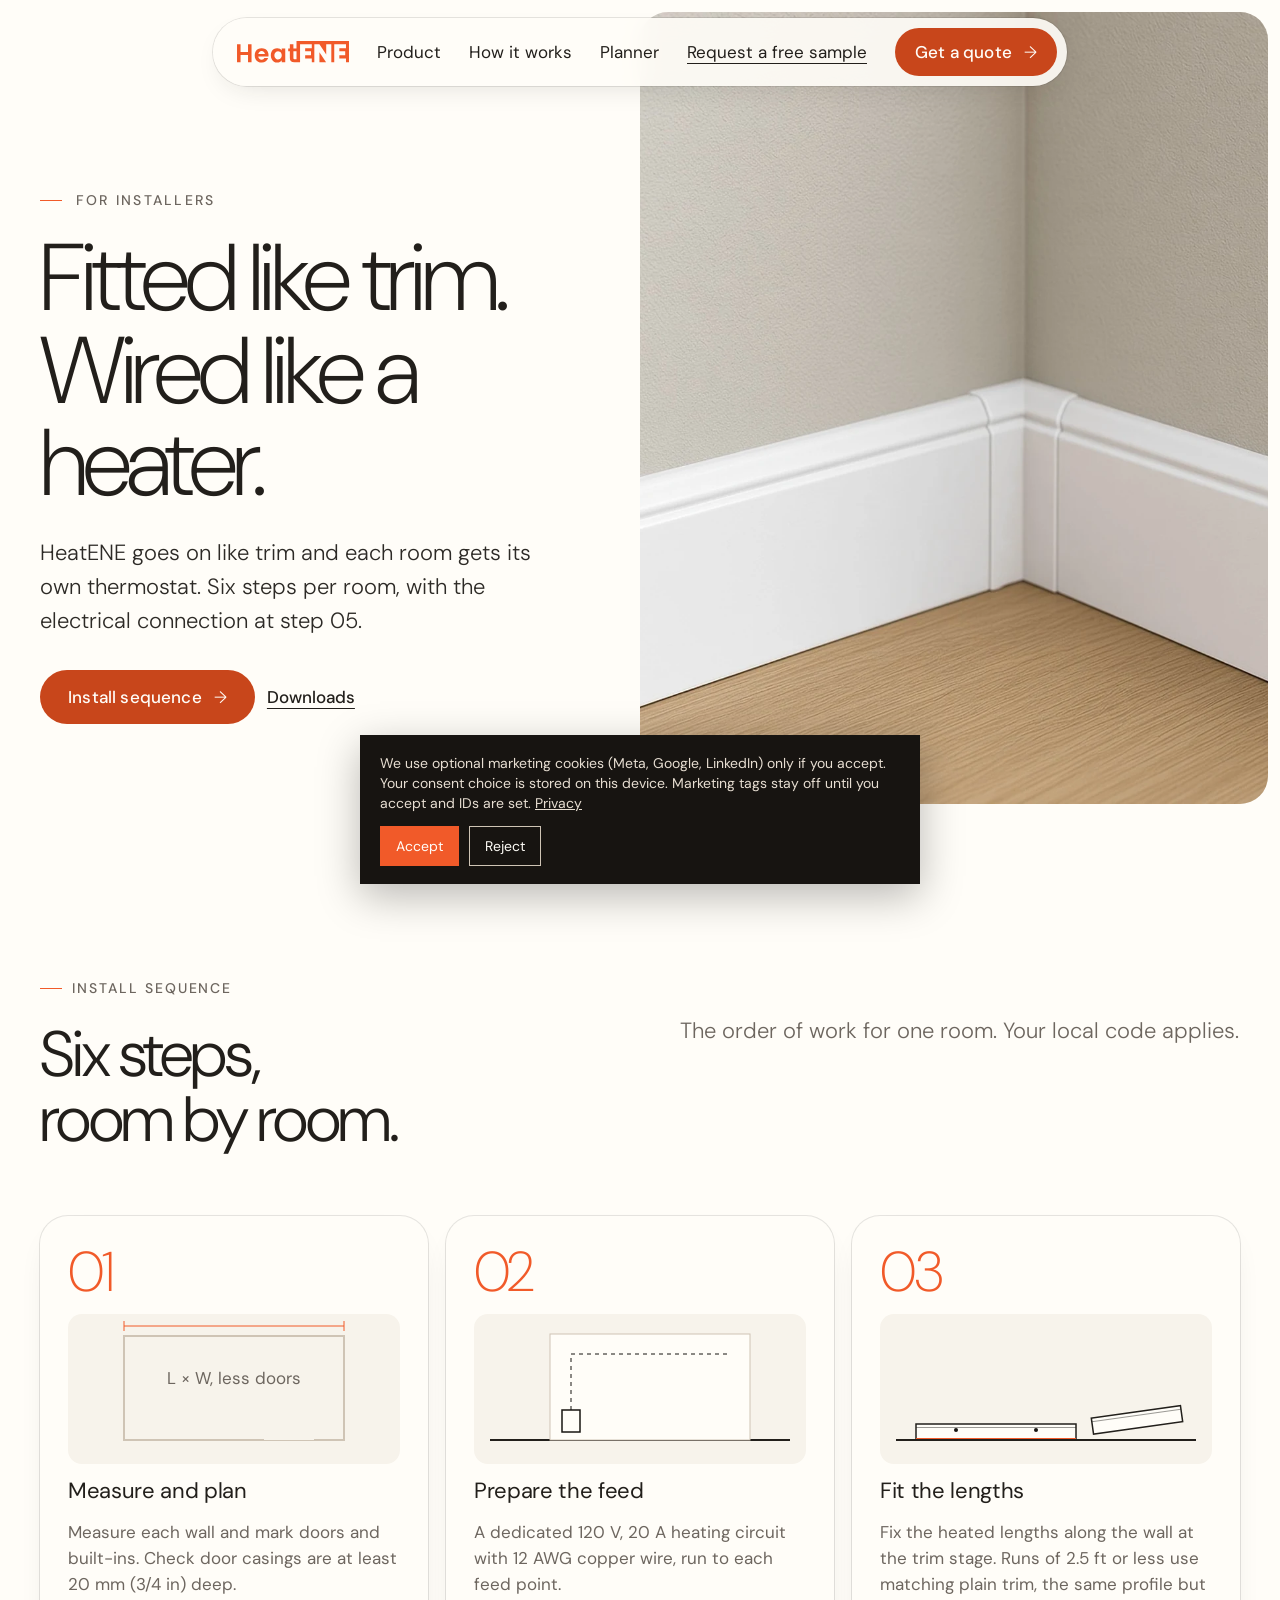
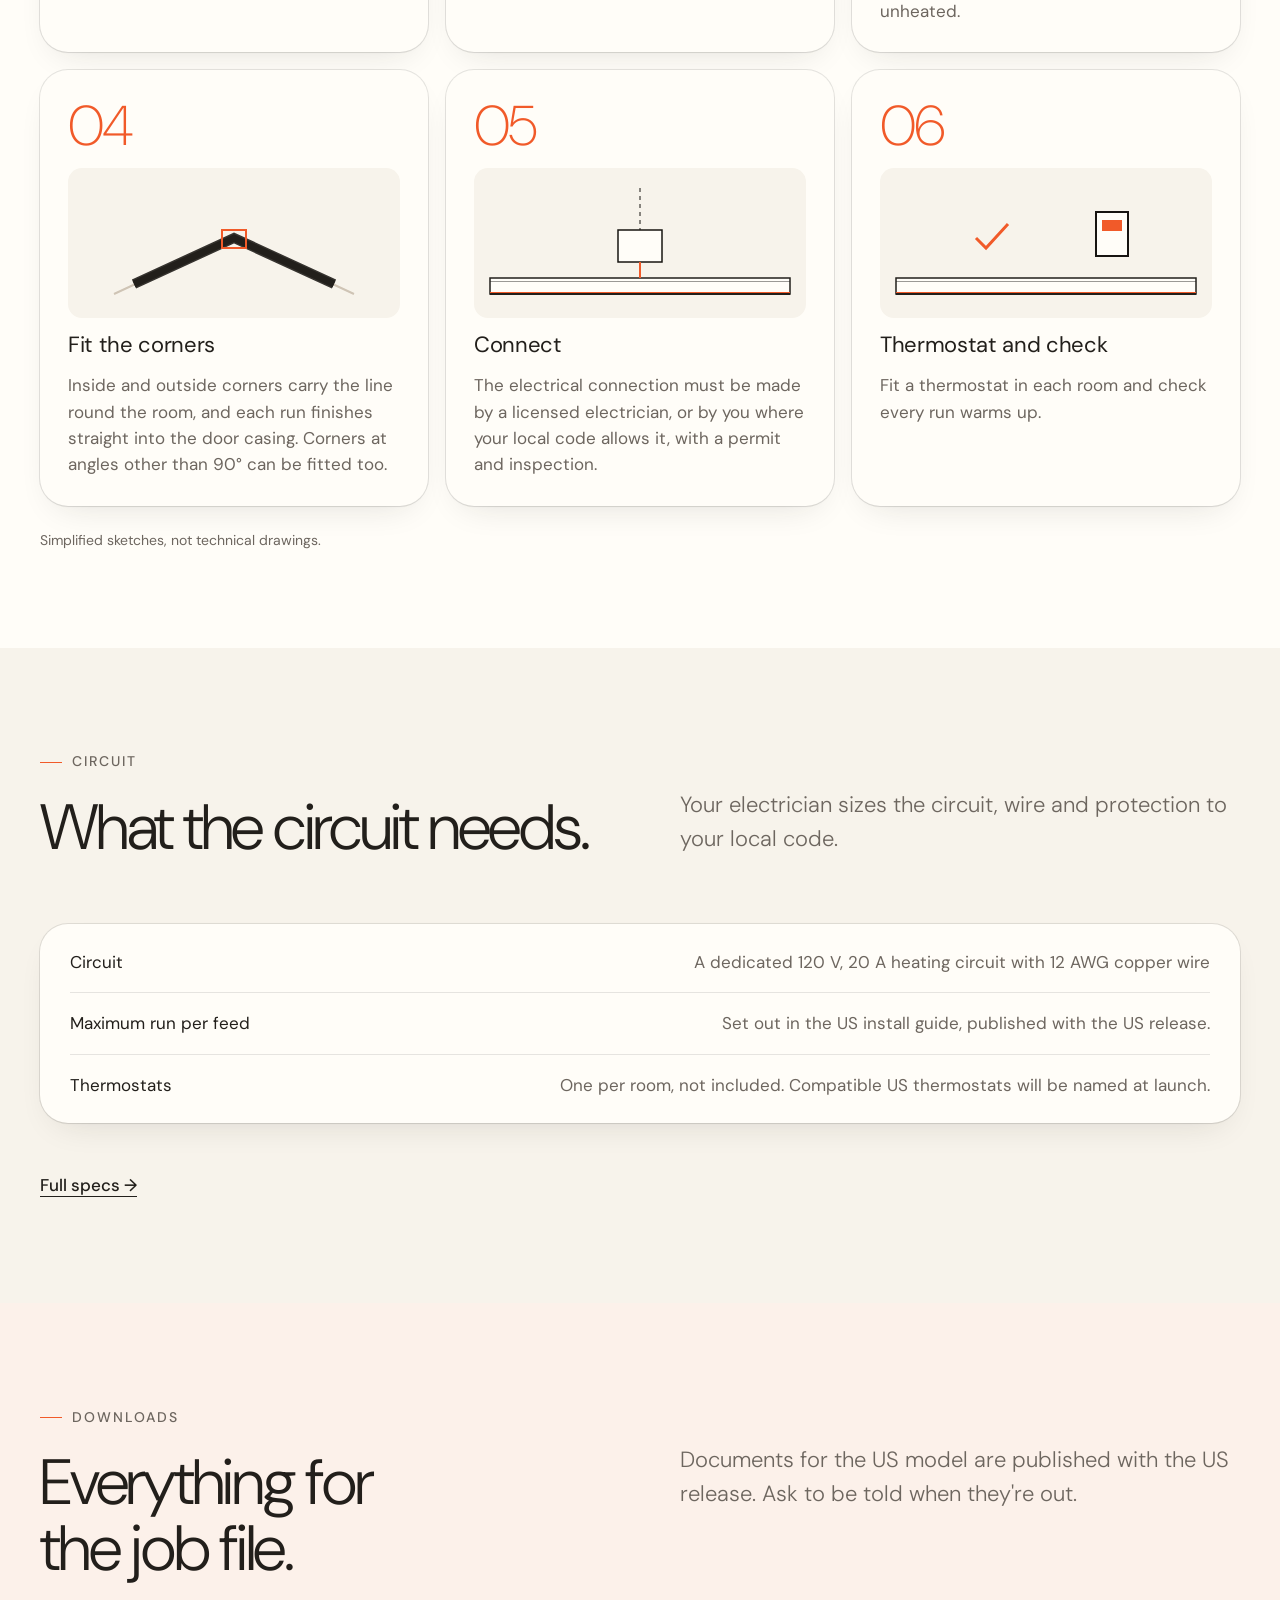
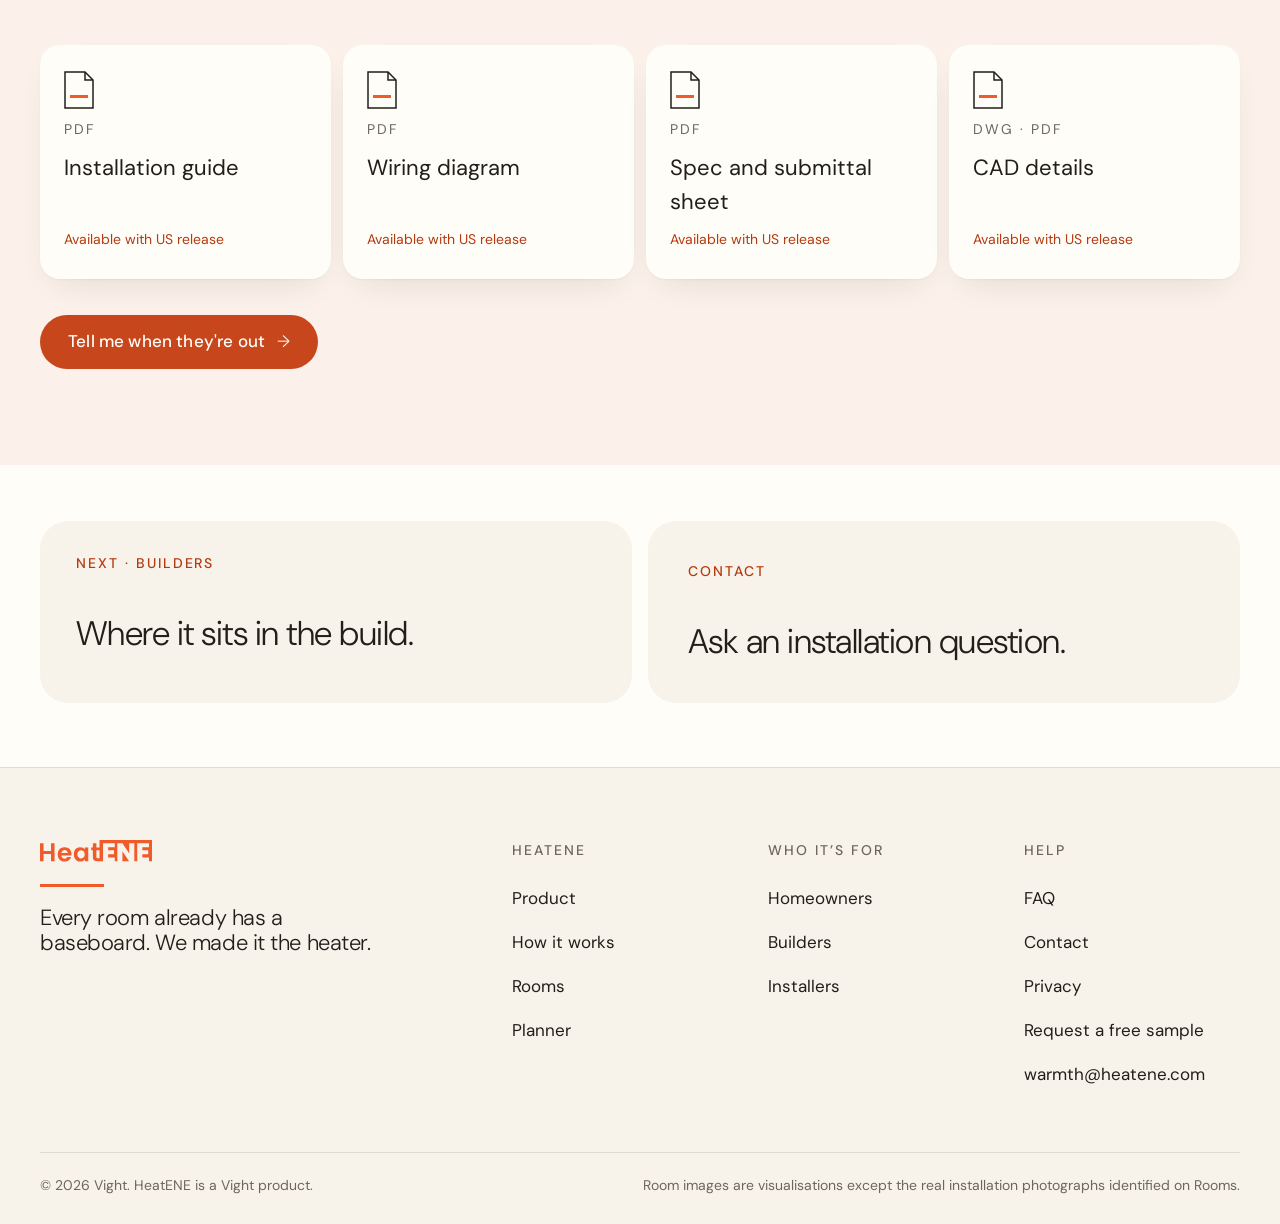
<file: installers/index.html>
<!doctype html><html lang="en"><head><meta charset="utf-8"><meta name="viewport" content="width=device-width,initial-scale=1"><title>Installers | HeatENE</title><meta property="og:title" content="Installers | HeatENE"><meta name="description" content="HeatENE is a slim 5.5 in baseboard heater: silent, 100% efficient radiant plus convective warmth, room by room, with even warmth along every wall run. Whole-house heat for new and tight builds; in existing homes, alongside your current heating."><meta property="og:description" content="HeatENE is a slim 5.5 in baseboard heater: silent, 100% efficient radiant plus convective warmth, room by room, with even warmth along every wall run. Whole-house heat for new and tight builds; in existing homes, alongside your current heating."><link rel="icon" type="image/png" sizes="32x32" href="../assets/img/favicon-32.png"><link rel="apple-touch-icon" href="../assets/img/apple-touch-icon.png"><link rel="canonical" href="https://www.heatene.com/installers/"><meta property="og:url" content="https://www.heatene.com/installers/"><meta property="og:type" content="website"><meta property="og:image" content="https://www.heatene.com/assets/img/og.jpg"><meta property="og:image:alt" content="HeatENE matt white skirting in a furnished room"><meta name="twitter:card" content="summary_large_image"><!-- Tracking pixels: paste IDs into assets/js/pixels.js. Loads only after cookie consent. Empty = inactive. -->
<style>
@font-face{font-family:"DM Sans";src:url(../assets/fonts/DMSans-Variable.ttf) format("truetype");font-weight:100 1000;font-display:swap}
:root{--o:#F15A29;--od:#D94718;--g:#171411;--ink:#221F1B;--mu:#6D665F;--ch:#F7F3EB;--pl:#E7DED2;--li:#CFC4B5;--wh:#FFFDF8}
*{box-sizing:border-box;margin:0;padding:0;border-radius:0}
html{scroll-behavior:smooth}
body{font-family:"DM Sans",system-ui,sans-serif;background:var(--wh);color:var(--ink);font-size:17px;line-height:1.55;-webkit-font-smoothing:antialiased}
a{color:inherit;text-decoration:none}img{display:block;width:100%;height:100%;object-fit:cover}
.lp{fill:#F15A29}.ld{fill:#FFFDF8}.logo{display:block;width:112px;height:auto}
.w{max-width:1320px;margin:0 auto;padding:0 40px}
.lab{display:inline-flex;align-items:center;gap:10px;font-size:14px;letter-spacing:.14em;text-transform:uppercase;color:var(--mu);font-weight:500}
.lab:before{content:"";width:22px;height:1px;background:var(--o)}
h1,h2,h3{font-weight:300;letter-spacing:-.035em;line-height:1.02}
h2{font-size:clamp(38px,5vw,72px)}
h3{font-size:22px;font-weight:400;letter-spacing:-.015em;line-height:1.2}
p.lead{font-size:22px;color:var(--mu);max-width:560px;font-weight:300}
.btn{display:inline-flex;align-items:center;gap:12px;height:52px;padding:0 26px;background:var(--g);color:var(--wh);font-size:17px;font-weight:500;letter-spacing:.01em}
.btn.o{background:var(--o)}.btn.line{background:transparent;color:var(--ink);box-shadow:inset 0 0 0 1px var(--ink)}
.btn:after{content:"→";font-weight:300}
section{padding:140px 0}
.tag{position:absolute;left:14px;bottom:14px;font-size:14px;letter-spacing:.14em;text-transform:uppercase;background:rgba(255,253,248,.86);color:var(--ink);padding:5px 9px;font-weight:500}
.tag.real{background:var(--g);color:var(--wh)}
.tag.real:before{content:"";display:inline-block;width:6px;height:6px;background:var(--o);margin-right:7px;vertical-align:1px}
.fig{position:relative;overflow:hidden;background:var(--pl)}
.ph{outline:1px dashed var(--o);outline-offset:-1px}
.chip{display:inline-block;font-size:14px;letter-spacing:.12em;text-transform:uppercase;color:var(--od);border:1px dashed var(--o);padding:3px 7px;font-weight:500}
/* the wall-floor line motif */
.rule{position:relative;height:1px;background:var(--li)}
.rule:before{content:"";position:absolute;left:0;top:-1px;width:64px;height:3px;background:var(--o)}

/* nav */
.nav{position:fixed;top:18px;left:50%;transform:translateX(-50%);z-index:20;display:flex;align-items:center;gap:34px;background:rgba(255,253,248,.92);backdrop-filter:blur(10px);padding:12px 12px 12px 22px;box-shadow:0 0 0 1px rgba(34,31,27,.08)}
.nav ul{display:flex;gap:26px;list-style:none;font-size:14px;white-space:nowrap}.nav .q{white-space:nowrap}
.nav ul a{color:var(--mu)}.nav ul a:hover{color:var(--ink)}
.nav .q{height:38px;padding:0 16px;font-size:14px}
/* hero */
.hero{position:relative;height:100vh;min-height:720px;max-height:980px;padding:0;overflow:hidden;background:var(--pl)}
.hero img{position:absolute;inset:0;width:100%;height:100%;object-fit:cover}
.hero:after{content:"";position:absolute;inset:0;background:linear-gradient(90deg,rgba(23,20,17,.38) 0%,rgba(23,20,17,.12) 45%,rgba(23,20,17,0) 65%),linear-gradient(180deg,rgba(23,20,17,0) 45%,rgba(23,20,17,.3) 100%)}
.hero .copy{position:absolute;left:0;right:0;bottom:56px;z-index:2;color:var(--wh)}
.hero h1{font-size:clamp(56px,7.6vw,124px);font-weight:250;max-width:900px}
.hero .row{display:flex;flex-direction:column;align-items:flex-start;gap:26px;margin-top:28px;max-width:560px}
.hero .row p{max-width:460px;font-size:17px;font-weight:300;opacity:.95}
.hero .tag{left:auto;right:40px;bottom:40px;z-index:3}
.hero .hl{position:absolute;z-index:2;left:0;bottom:0;width:100%;height:1px;background:rgba(255,253,248,.4)}
/* idea */
.idea .grid{display:grid;grid-template-columns:5fr 7fr;gap:80px;align-items:end}
.idea h2 em{font-style:normal;color:var(--o)}
.idea .pair{display:grid;grid-template-columns:1fr 1fr;gap:16px;margin-top:80px}
.idea .pair .fig{aspect-ratio:4/3}
.idea .cap{display:flex;justify-content:space-between;margin-top:14px;font-size:14px;color:var(--mu)}
/* readouts */
.reads{display:grid;grid-template-columns:repeat(4,1fr);border-top:1px solid var(--li);border-bottom:1px solid var(--li);margin-top:96px}
.reads div{padding:30px 28px 34px;border-left:1px solid var(--li)}.reads div:first-child{border-left:0;padding-left:0}
.reads b{display:block;font-size:34px;font-weight:300;letter-spacing:-.02em;margin-bottom:6px}
.reads span{font-size:14px;color:var(--mu)}
/* comfort */
.comfort{background:var(--ch)}
.comfort .top{display:flex;justify-content:space-between;align-items:end;gap:60px;margin-bottom:64px}
.three{display:grid;grid-template-columns:repeat(3,1fr);gap:16px}
.card .fig{aspect-ratio:4/5}
.card h3{margin-top:22px}.card p{margin-top:8px;color:var(--mu);font-size:17px;max-width:360px}
.card .n{font-size:14px;letter-spacing:.14em;color:var(--o);font-weight:500;margin-top:22px;display:block}
/* how */
.how .grid{display:grid;grid-template-columns:1fr 1fr;gap:80px;align-items:center}
.steps{margin-top:48px;border-top:1px solid var(--li)}
.steps li{list-style:none;display:grid;grid-template-columns:56px 1fr;padding:22px 0;border-bottom:1px solid var(--li)}
.steps li b{font-weight:400;color:var(--o);font-size:14px;letter-spacing:.1em;padding-top:3px}
.steps li h3{font-size:22px}.steps li p{color:var(--mu);font-size:17px;margin-top:4px}
.how .fig{aspect-ratio:3/4}
/* product */
.product{background:var(--g);color:var(--wh)}
.product .lab{color:#b8ada1}
.product p.lead{color:#c9bfb3}
.product .grid{display:grid;grid-template-columns:7fr 5fr;grid-template-rows:640px;gap:16px;margin-top:64px}
.product .big{height:100%}
.product .stack{display:grid;grid-template-rows:1fr 1fr;gap:16px}
.product .specs{display:grid;grid-template-columns:repeat(3,1fr);margin-top:64px;border-top:1px solid #3b352f}
.product .specs div{padding:24px 24px 0 0}
.product .specs dt{font-size:14px;letter-spacing:.12em;text-transform:uppercase;color:#9d9287}
.product .specs dd{font-size:22px;font-weight:300;margin-top:6px}
.product .chip{color:#ff8c63;border-color:#ff8c63}
.product .tag{background:rgba(255,253,248,.9)}.product .tag.real{background:var(--g);color:var(--wh)}
/* rooms */
.rooms .top{display:flex;justify-content:space-between;align-items:end;margin-bottom:56px;gap:40px}
.gal{display:grid;grid-template-columns:repeat(12,1fr);grid-auto-rows:120px;gap:16px}
.gal .fig img{width:100%;height:100%;object-fit:cover;display:block}
.gal .fig:nth-child(1){grid-column:span 7;grid-row:span 5}
.gal .fig:nth-child(2){grid-column:span 5;grid-row:span 5}
.gal .fig:nth-child(3),.gal .fig:nth-child(4),.gal .fig:nth-child(5){grid-column:span 4;grid-row:span 4}
.gal .fig:nth-child(6){grid-column:span 5;grid-row:span 4}
.gal .fig:nth-child(7){grid-column:span 7;grid-row:span 4}
.gnote{margin-top:18px;font-size:14px;color:var(--mu)}
.gal .cap{position:absolute;right:14px;bottom:14px;color:var(--wh);font-size:14px;text-shadow:0 1px 8px rgba(0,0,0,.35)}
/* real installs strip */
.real{padding-top:0}
.real .strip{display:grid;grid-template-columns:repeat(3,1fr);gap:16px;margin-top:40px}
.real .strip .fig{aspect-ratio:3/4}
/* trade */
.trade{background:var(--pl)}
.trade .grid{display:grid;grid-template-columns:6fr 6fr;gap:80px;align-items:start}
.trade .fig{aspect-ratio:4/3}
.trade ul{list-style:none;margin:40px 0 44px;border-top:1px solid var(--li)}
.trade ul li{padding:18px 0;border-bottom:1px solid var(--li);display:grid;grid-template-columns:200px 1fr;gap:20px;font-size:17px}
.trade ul li b{font-weight:500}
.trade ul li span{color:var(--mu)}
.trade .acts{display:flex;gap:12px;flex-wrap:wrap}
/* faq */
.faq .grid{display:grid;grid-template-columns:4fr 8fr;gap:80px}
details{border-bottom:1px solid var(--li);padding:24px 0}
details:first-child{border-top:1px solid var(--li)}
summary{list-style:none;cursor:pointer;font-size:22px;font-weight:400;letter-spacing:-.01em;display:flex;justify-content:space-between}
summary::-webkit-details-marker{display:none}
summary:after{content:"+";color:var(--o);font-weight:300}
details[open] summary:after{content:"–"}
details p{color:var(--mu);margin-top:12px;max-width:680px}
/* cta */
.cta{position:relative;padding:0;min-height:640px;color:var(--wh);overflow:hidden}
.cta img{position:absolute;inset:0}
.cta:before{content:"";position:absolute;inset:0;background:rgba(23,20,17,.48);z-index:1}
.cta .w{position:relative;z-index:2;padding-top:150px;padding-bottom:110px}
.cta h2{font-size:clamp(48px,7vw,108px);max-width:900px}
.cta .acts{display:flex;gap:12px;margin-top:44px;flex-wrap:wrap}
.cta .btn.line{color:var(--wh);box-shadow:inset 0 0 0 1px var(--wh)}
.cta p{margin-top:22px;opacity:.85}
.cta .tag{z-index:3}
footer{background:var(--g);color:#b8ada1;font-size:14px}
footer .w{display:flex;justify-content:space-between;align-items:center;padding-top:36px;padding-bottom:36px;gap:20px}
/* audience split */
.aud{padding:0;background:var(--wh)}
.aud .row3{display:grid;grid-template-columns:repeat(3,1fr);border-bottom:1px solid var(--li)}
.aud a.c{display:flex;flex-direction:column;gap:14px;padding:44px 40px 40px;border-left:1px solid var(--li);transition:background .2s}
.aud a.c:first-child{border-left:0}
.aud a.c:hover{background:var(--ch)}
.aud .k{font-size:14px;letter-spacing:.14em;text-transform:uppercase;color:var(--o);font-weight:500}
.aud h3{font-size:34px;font-weight:300;letter-spacing:-.025em}
.aud p{color:var(--mu);font-size:17px;max-width:360px}
.aud .go{margin-top:auto;padding-top:14px;font-size:17px;font-weight:500;display:flex;align-items:center;gap:10px}
.aud .go:after{content:"→";font-weight:300;color:var(--o)}
/* how it fits */
.fits{background:var(--ch)}
.fits .grid{display:grid;grid-template-columns:5fr 7fr;gap:80px;align-items:center}
.fits ul{list-style:none;margin-top:36px;border-top:1px solid var(--li)}
.fits li{display:grid;grid-template-columns:36px 1fr;padding:18px 0;border-bottom:1px solid var(--li);font-size:17px}
.fits li i{display:block;width:20px;height:3px;background:var(--o);margin-top:11px}
.fits li i.t{width:10px;height:10px;background:var(--g);margin-top:7px}
.fits li i.hp{width:22px;height:10px;background:transparent;outline:1.5px dashed var(--mu);margin-top:7px}
.fits li b{font-weight:500}.fits li span{color:var(--mu)}
.fits .pair{margin-top:28px;padding:18px 20px;background:var(--wh);font-size:17px;color:var(--mu);border-left:3px solid var(--li)}
.fits .pair b{color:var(--ink);font-weight:500}
.plan{background:var(--wh);padding:28px;box-shadow:0 0 0 1px var(--li)}
.plan svg{display:block;width:100%;height:auto}
.plan .pc{display:flex;justify-content:space-between;margin-top:14px;font-size:14px;color:var(--mu)}
/* comparison */
.cmp .top{display:flex;justify-content:space-between;align-items:end;gap:60px;margin-bottom:56px}
.tbl{overflow-x:auto;-webkit-overflow-scrolling:touch}
.tbl table{width:100%;min-width:1080px;border-collapse:collapse;font-size:17px}
.tbl th,.tbl td{text-align:left;vertical-align:top;padding:16px 14px;border-bottom:1px solid var(--li)}
.tbl thead th{font-size:14px;letter-spacing:.1em;text-transform:uppercase;color:var(--mu);font-weight:500;border-bottom:1px solid var(--ink)}
.tbl tbody th{font-weight:500;width:150px;color:var(--ink)}
.tbl td{color:var(--mu)}
.tbl .h{background:var(--ch);color:var(--ink)}
.tbl thead th.h{color:var(--ink);box-shadow:inset 0 3px 0 var(--o)}
.tbl .y:before{content:"";display:inline-block;width:8px;height:8px;background:var(--o);margin-right:8px;vertical-align:1px}
.energy{display:grid;grid-template-columns:5fr 7fr;gap:60px;margin-top:64px;padding-top:40px;border-top:1px solid var(--li)}
.energy h3{font-size:34px;font-weight:300}
.energy p{color:var(--mu);margin-bottom:14px}
.energy .nums{display:grid;grid-template-columns:1fr 1fr;gap:16px;margin:8px 0 18px}
.energy .nums div{background:var(--ch);padding:22px}
.energy .nums b{display:block;font-size:34px;font-weight:300;letter-spacing:-.02em}
.energy .nums span{font-size:14px;color:var(--mu)}
.fn{font-size:14px;color:var(--mu);margin-top:22px;max-width:980px;line-height:1.5}
/* planner */
.planner{background:var(--g);color:var(--wh)}
.planner .lab{color:#b8ada1}.planner p.lead{color:#c9bfb3}
.planner .top{display:flex;justify-content:space-between;align-items:end;gap:60px;margin-bottom:48px}
.pl{display:grid;grid-template-columns:8fr 4fr;gap:16px;align-items:start}
.pl .rooms-in{background:#211d19;padding:24px}
.pl .hd,.pl .rm{display:grid;grid-template-columns:1.8fr .8fr .8fr .7fr .9fr 36px;gap:8px;align-items:center}
.pl .hd{font-size:14px;letter-spacing:.1em;text-transform:uppercase;color:#9d9287;padding-bottom:10px;border-bottom:1px solid #3b352f}
.pl .rm{padding:10px 0;border-bottom:1px solid #3b352f}
.pl input,.pl select{width:100%;height:40px;background:#171411;color:var(--wh);border:1px solid #4a433c;padding:0 10px;font:inherit;font-size:17px;border-radius:0}
.pl input:focus{outline:2px solid var(--o);outline-offset:-2px;border-color:transparent}
.pl .x{height:40px;background:none;border:1px solid #4a433c;color:#b8ada1;cursor:pointer;font-size:17px}
.pl .x:hover{color:var(--wh);border-color:var(--o)}
.pl .tools{display:flex;gap:12px;align-items:center;justify-content:space-between;margin-top:18px;flex-wrap:wrap}
.pl .add{height:44px;padding:0 18px;background:transparent;color:var(--wh);border:1px solid #6d665f;font:inherit;font-size:17px;cursor:pointer}
.pl .add:hover{border-color:var(--o)}
.pl .dw{display:flex;gap:10px;align-items:center;font-size:14px;color:#b8ada1}.pl .dw input{width:70px}
.pl .out{background:var(--wh);color:var(--ink);padding:28px}
.pl .big{font-size:64px;font-weight:250;letter-spacing:-.04em;line-height:1}
.pl .big small{font-size:22px;letter-spacing:0;color:var(--mu);margin-left:6px}
.pl dl{margin-top:22px;border-top:1px solid var(--li)}
.pl dl div{display:flex;justify-content:space-between;padding:11px 0;border-bottom:1px solid var(--li);font-size:17px}
.pl dt{color:var(--mu)}.pl dd{font-weight:500}
.pl .price{margin-top:18px;padding:14px 16px}
.pl .price b{font-size:22px;font-weight:300;display:block;margin-top:6px}
.pl .note{font-size:14px;color:var(--mu);margin-top:14px;line-height:1.5}
.pl .soon{margin-top:14px;font-size:14px;display:flex;justify-content:space-between;color:var(--mu)}
.pl .per{margin-top:18px;font-size:14px;color:#b8ada1}
.pl .per table{width:100%;border-collapse:collapse}.pl .per td,.pl .per th{padding:6px 4px;text-align:right;border-bottom:1px solid #3b352f}.pl .per th{font-weight:500;color:#9d9287;font-size:14px;letter-spacing:.08em;text-transform:uppercase}.pl .per td:first-child,.pl .per th:first-child{text-align:left}
.send{margin-top:16px;background:#211d19;padding:28px;display:grid;grid-template-columns:4fr 8fr;gap:40px}
.send h3{font-size:34px;font-weight:300}
.send p{color:#b8ada1;font-size:17px;margin-top:8px}
.send form{display:grid;grid-template-columns:1fr 1fr;gap:10px}
.send label{font-size:14px;letter-spacing:.1em;text-transform:uppercase;color:#9d9287;display:flex;flex-direction:column;gap:6px}
.send .full{grid-column:span 2}
.send input,.send select{height:44px;background:#171411;color:var(--wh);border:1px solid #4a433c;padding:0 12px;font:inherit;font-size:17px;border-radius:0}
.send button{height:52px;background:var(--o);color:var(--wh);border:0;font:inherit;font-weight:500;font-size:17px;cursor:pointer}
.send .draft{font-size:14px;color:#ff8c63;margin-top:4px}
.planner .chip{color:#ff8c63;border-color:#ff8c63}
/* builders */
.builders{background:var(--pl)}
.builders .grid{display:grid;grid-template-columns:6fr 6fr;gap:80px;align-items:start}
.builders .fig{aspect-ratio:4/3}
.builders ul{list-style:none;margin:36px 0 0;border-top:1px solid var(--li)}
.builders ul li{padding:18px 0;border-bottom:1px solid var(--li);display:grid;grid-template-columns:220px 1fr;gap:20px;font-size:17px}
.builders ul li b{font-weight:500}.builders ul li span{color:var(--mu)}
.pilot{margin-top:16px;background:var(--wh);padding:26px}
.pilot h3{font-size:22px;font-weight:400}
.pilot p{color:var(--mu);font-size:17px;margin-top:6px}
.pilot form{display:grid;grid-template-columns:1fr 1fr;gap:10px;margin-top:18px}
.pilot label{font-size:14px;letter-spacing:.1em;text-transform:uppercase;color:var(--mu);display:flex;flex-direction:column;gap:6px}
.pilot input,.pilot select{height:44px;border:1px solid var(--li);background:var(--wh);padding:0 12px;font:inherit;font-size:17px;color:var(--ink);border-radius:0}
.pilot .full{grid-column:span 2}
.pilot button{height:52px;background:var(--g);color:var(--wh);border:0;font:inherit;font-weight:500;font-size:17px;cursor:pointer}
.pilot .draft{font-size:14px;color:var(--od)}
/* sample */
.sample{padding:0;background:var(--g);color:var(--wh)}
.sample .grid{display:grid;grid-template-columns:5fr 7fr;align-items:stretch}
.sample .fig{min-height:420px}
.sample .tx{padding:80px 64px;display:flex;flex-direction:column;justify-content:center;gap:18px}
.sample .lab{color:#b8ada1}
.sample h2{font-size:clamp(36px,4vw,56px)}
.sample p{color:#c9bfb3;max-width:520px}
.sample .chip{color:#ff8c63;border-color:#ff8c63;align-self:flex-start}
@media (max-width:900px){
 .aud .row3{grid-template-columns:1fr}.aud a.c{border-left:0;border-top:1px solid var(--li);padding:30px 22px}
 .fits .grid,.energy,.builders .grid,.sample .grid,.send{grid-template-columns:1fr;gap:32px}
 .cmp .top,.planner .top{flex-direction:column;align-items:flex-start;gap:20px}
 .plan{padding:14px}
 .pl{grid-template-columns:1fr}
 .pl .hd{display:none}
 .pl .rm{grid-template-columns:1fr 1fr 1fr;gap:8px;padding:14px 0}
 .pl .rm>*:first-child{grid-column:span 3}
 .pl .rm label.m{display:flex;flex-direction:column;gap:4px;font-size:14px;letter-spacing:.08em;text-transform:uppercase;color:#9d9287}
 .send form,.pilot form{grid-template-columns:1fr}.send .full,.pilot .full{grid-column:auto}
 .builders ul li{grid-template-columns:1fr;gap:4px}
 .energy .nums{grid-template-columns:1fr}
 .sample .tx{padding:48px 22px}
}
@media (min-width:901px){.pl .rm label.m span{display:none}}

@media (max-width:900px){
 .w{padding:0 22px}section{padding:88px 0}
 .nav{left:12px;right:12px;transform:none;top:12px;gap:12px;justify-content:space-between}.nav ul{display:none}
 .hero{min-height:640px}.hero img{object-position:28% 55%}.hero .copy{bottom:34px}.hero h1{font-size:54px}.hero .row{flex-direction:column;align-items:flex-start;gap:22px}.hero .row p{font-size:17px}.hero .tag{right:12px;bottom:auto;top:76px}
 .idea .grid,.how .grid,.trade .grid,.faq .grid,.product .grid{grid-template-columns:1fr;gap:36px}
 .idea .pair{grid-template-columns:1fr;margin-top:48px}
 .reads{grid-template-columns:1fr 1fr}.reads div:nth-child(3){border-left:0;padding-left:0}.reads div{border-top:1px solid var(--li)}
 .comfort .top,.rooms .top{flex-direction:column;align-items:flex-start}
 .three{grid-template-columns:1fr;gap:40px}.real .strip{grid-template-columns:1fr 1fr}
 .gal{grid-template-columns:1fr 1fr;grid-auto-rows:auto;gap:10px}.gal .fig:nth-child(n){grid-column:span 1;grid-row:auto;aspect-ratio:4/5}.gal .fig:nth-child(1),.gal .fig:nth-child(6),.gal .fig:nth-child(7){grid-column:span 2;aspect-ratio:4/3}.gal .cap{font-size:14px;left:10px;right:auto;bottom:10px;text-shadow:0 1px 6px rgba(0,0,0,.55)}.gal .tag{left:8px;bottom:8px;font-size:14px;padding:4px 6px}
 .product .specs{grid-template-columns:1fr}.product .grid{grid-template-rows:auto}.product .big{aspect-ratio:4/3;height:auto}.product .stack{grid-template-rows:none;grid-template-columns:1fr 1fr}.product .stack .fig{aspect-ratio:3/4}
 .trade ul li{grid-template-columns:1fr;gap:4px}
}
.real .strip{grid-template-columns:repeat(3,1fr)}
.real .strip .fig{border-radius:20px}
.real .strip .tag{top:14px;bottom:auto;display:inline-flex;align-items:center}
.real .strip .tag:before{flex:none}
.real .strip .fig img{width:100%;height:100%;object-fit:cover;display:block;border-radius:inherit}
@media (max-width:900px){.real .strip{grid-template-columns:1fr 1fr;gap:12px;margin-top:28px}.real .strip .fig:first-child{grid-column:1/-1;aspect-ratio:4/3}.real .strip .tag{left:8px;right:auto;top:8px;bottom:auto;width:max-content;max-width:calc(100% - 16px);font-size:14px;letter-spacing:.08em;padding:4px 8px;line-height:1.35}}
.pl .wnote{margin-top:10px;font-size:14px;color:var(--mu);line-height:1.45}
.pl .per table{min-width:520px}
/* ===== inner pages (shared) ===== */
.nav .cur{color:var(--ink);box-shadow:inset 0 -1px 0 var(--o)}
.nav .mb{display:none;height:38px;padding:0 14px;background:transparent;border:1px solid var(--li);font:inherit;font-size:14px;color:var(--ink);cursor:pointer}
.mnav{display:none;position:fixed;top:76px;left:12px;right:12px;z-index:19;background:var(--wh);box-shadow:0 0 0 1px var(--li);padding:10px 22px 18px}
.mnav a{display:flex;justify-content:space-between;padding:13px 0;border-bottom:1px solid var(--pl);font-size:17px}
.mnav a:after{content:"→";color:var(--o)}
.mnav.open{display:block}
@media (max-width:1180px){.nav ul{display:none}.nav .mb{display:inline-block}.nav{gap:12px}}
/* footer, site version */
footer.site{padding:0}
footer.site .fw{max-width:1320px;margin:0 auto;padding:72px 40px 28px}
footer.site .cols{display:grid;grid-template-columns:4fr 2fr 2fr 2fr 2fr;gap:40px;padding-bottom:56px;border-bottom:1px solid #3b352f}
footer.site h4{font-size:14px;letter-spacing:.14em;text-transform:uppercase;color:#7d746a;font-weight:500;margin-bottom:14px}
footer.site .cols a{display:block;padding:5px 0;color:#d8cfc4;font-size:17px}
footer.site .cols a:hover{color:var(--wh)}
footer.site .big{font-size:34px;font-weight:300;color:var(--wh);letter-spacing:-.02em;line-height:1.15;margin-top:22px;max-width:360px}
footer.site .line{position:relative;height:1px;background:#3b352f;margin:0}
footer.site .base{display:flex;justify-content:space-between;gap:24px;padding-top:22px;font-size:14px;color:#9d9287;flex-wrap:wrap}
/* page hero shell */
.xh{position:relative;padding:0;overflow:hidden;color:var(--wh);background:var(--g)}
.xh .bg{position:absolute;inset:0}
.xh .bg:after{content:"";position:absolute;inset:0;background:linear-gradient(90deg,rgba(23,20,17,.5) 0%,rgba(23,20,17,.18) 50%,rgba(23,20,17,0) 72%),linear-gradient(180deg,rgba(23,20,17,.1) 0%,rgba(23,20,17,0) 40%,rgba(23,20,17,.42) 100%)}
.xh .in{position:relative;z-index:2;max-width:1320px;margin:0 auto;padding:0 40px}
.xh .idx{font-size:14px;letter-spacing:.16em;text-transform:uppercase;font-weight:500;display:flex;gap:14px;align-items:center;color:rgba(255,253,248,.85)}
.xh .idx b{color:var(--o);font-weight:500}
.xh .idx:before{content:"";width:22px;height:1px;background:var(--o)}
.xh h1{font-size:clamp(54px,7.4vw,120px);font-weight:250;letter-spacing:-.045em;line-height:.98;margin-top:20px}
.xh p.sub{font-size:22px;font-weight:300;max-width:500px;margin-top:26px;opacity:.95}
.xh .acts{display:flex;gap:12px;flex-wrap:wrap;margin-top:32px}
.xh .btn.line{color:var(--wh);box-shadow:inset 0 0 0 1px rgba(255,253,248,.9)}
.xh .jump{position:absolute;z-index:3;left:0;right:0;bottom:0;border-top:1px solid rgba(255,253,248,.28)}
.xh .jump .in{display:flex;gap:0}
.xh .jump a{flex:1;padding:18px 0 20px;font-size:14px;color:rgba(255,253,248,.8);border-left:1px solid rgba(255,253,248,.18);padding-left:18px;display:flex;gap:10px}
.xh .jump a:first-child{border-left:0;padding-left:0}
.xh .jump a b{color:var(--o);font-weight:500}
.xh .jump a:hover{color:var(--wh)}
/* hero: full-bleed photo */
.xh.photo{height:92vh;min-height:720px;max-height:940px}
.xh.photo .copy{position:absolute;left:0;right:0;bottom:120px;z-index:2}
/* hero: split */
.xh.split{display:grid;grid-template-columns:6fr 6fr;height:100vh;min-height:760px;max-height:940px}
.xh.split .jump{background:var(--g)}
.xh.split .l{position:relative;padding:190px 64px 150px max(40px,calc((100vw - 1320px)/2 + 40px));display:flex;flex-direction:column;justify-content:flex-end}
.xh.split .r{position:relative}
.xh.split .floor{position:absolute;left:0;right:0;z-index:3;height:3px;background:var(--o);pointer-events:none}
/* hero: chalk */
.xh.chalk{background:var(--ch);color:var(--ink)}
.xh.chalk .idx{color:var(--mu)}
.xh.chalk .btn.line{color:var(--ink);box-shadow:inset 0 0 0 1px var(--ink)}
.xh.chalk .jump{border-top-color:var(--li)}.xh.chalk .jump a{color:var(--mu);border-left-color:var(--li)}.xh.chalk .jump a:hover{color:var(--ink)}
/* section head */
.sh{display:flex;justify-content:space-between;align-items:end;gap:60px;margin-bottom:64px}
.sh h2 em{font-style:normal;color:var(--o)}
.dark{background:var(--g);color:var(--wh)}.dark .lab{color:#b8ada1}.dark p.lead{color:#c9bfb3}.dark .chip{color:#ff8c63;border-color:#ff8c63}
.chalk{background:var(--ch)}.plaster{background:var(--pl)}
.tc{display:inline-block;font-size:14px;letter-spacing:.12em;text-transform:uppercase;color:var(--od);border:1px dashed var(--o);padding:3px 7px;font-weight:500;white-space:nowrap}
.dark .tc{color:#ff8c63;border-color:#ff8c63}
.vnote{font-size:14px;color:var(--mu);margin-top:16px}.dark .vnote{color:#9d9287}
.capline{display:flex;justify-content:space-between;margin-top:12px;font-size:14px;color:var(--mu)}
/* big statement band */
.band{padding:120px 0}
.band .st{font-size:clamp(34px,4.4vw,64px);font-weight:250;letter-spacing:-.035em;line-height:1.08;max-width:1100px}
.band .st em{font-style:normal;color:var(--o)}
/* next page strip */
.nextp{padding:0;background:var(--wh)}
.nextp .g{display:grid;grid-template-columns:1fr 1fr;border-top:1px solid var(--li)}
.nextp a{display:grid;grid-template-columns:1fr 200px;align-items:center;gap:30px;padding:44px 40px;border-left:1px solid var(--li);transition:background .2s}
.nextp a:first-child{border-left:0}
.nextp a:hover{background:var(--ch)}
.nextp .k{font-size:14px;letter-spacing:.14em;text-transform:uppercase;color:var(--o);font-weight:500}
.nextp h3{font-size:34px;font-weight:300;margin-top:10px}
.nextp .fig{aspect-ratio:4/3}
/* ===== product ===== */
.anat{display:grid;grid-template-columns:8fr 4fr;gap:16px}
.anat .fig{aspect-ratio:4/3}
.pin{position:absolute;z-index:2;transform:translate(-50%,-50%);width:30px;height:30px;background:var(--o);color:var(--wh);font-size:14px;font-weight:500;display:flex;align-items:center;justify-content:center;cursor:pointer;border:0;font-family:inherit}
.pin:after{content:"";position:absolute;inset:-7px;box-shadow:0 0 0 1px rgba(241,90,41,.55)}
.pin.on{background:var(--g)}
.alist{list-style:none;border-top:1px solid var(--li)}
.alist li{display:grid;grid-template-columns:44px 1fr;padding:18px 0;border-bottom:1px solid var(--li);cursor:pointer;transition:background .15s}
.alist li b{color:var(--o);font-weight:500;font-size:14px;padding-top:2px}
.alist li h3{font-size:22px}.alist li p{color:var(--mu);font-size:17px;margin-top:3px}
.alist li.on{background:var(--ch);box-shadow:-12px 0 0 var(--ch),12px 0 0 var(--ch)}
.kit{display:grid;grid-template-columns:2.2fr 1fr 1fr 1fr 1fr;gap:0;border-top:1px solid #3b352f;border-bottom:1px solid #3b352f}
.kit div{padding:34px 26px 30px;border-left:1px solid #3b352f;display:flex;flex-direction:column;gap:14px}
.kit div:first-child{border-left:0;padding-left:0}
.kit svg{height:120px;width:100%}
.kit b{font-weight:400;font-size:22px}.kit span{font-size:14px;color:#9d9287}
.sheet{background:var(--wh);box-shadow:0 0 0 1px var(--li)}
.sheet .hd{display:flex;justify-content:space-between;align-items:center;padding:22px 28px;border-bottom:1px solid var(--ink)}
.sheet .hd b{font-weight:500;letter-spacing:.02em}
.sheet table{width:100%;border-collapse:collapse;font-size:17px}
.sheet th,.sheet td{text-align:left;padding:15px 28px;border-bottom:1px solid var(--pl);vertical-align:top}
.sheet th{width:32%;font-weight:400;color:var(--mu)}
.sheet tr.g th{font-size:14px;letter-spacing:.14em;text-transform:uppercase;color:var(--o);font-weight:500;padding-top:24px;background:var(--ch)}
.sheet tr.g th{width:auto}
.finish{display:grid;grid-template-columns:repeat(3,1fr);gap:16px}
.finish .sw{aspect-ratio:1/1;position:relative}
.finish .sw.w1{background:#F6F4EF;box-shadow:inset 0 0 0 1px var(--li)}
.finish .sw.w2{background:repeating-linear-gradient(90deg,#c9a37a 0 7px,#c29a70 7px 9px,#cfa983 9px 19px,#bf966b 19px 21px)}
.finish .sw.w3{background:var(--ch);outline:1px dashed var(--o);outline-offset:-1px;display:flex;align-items:center;justify-content:center;color:var(--od);font-size:14px}
/* ===== how it works ===== */
.elev{background:var(--wh);box-shadow:0 0 0 1px var(--li);padding:30px}
.elev svg{display:block;width:100%;height:auto}
.zone{display:grid;grid-template-columns:7fr 5fr;gap:60px;align-items:center}
.zone .plan{padding:24px}
.zone .plan svg .rm{cursor:pointer;transition:fill .2s}
.zstate{list-style:none;border-top:1px solid #3b352f}
.zstate li{display:flex;justify-content:space-between;align-items:center;padding:14px 0;border-bottom:1px solid #3b352f;font-size:17px;cursor:pointer}
.zstate li span.s{font-size:14px;letter-spacing:.12em;text-transform:uppercase;padding:4px 9px;font-weight:500;min-width:62px;text-align:center}
.s-on{background:var(--o);color:var(--wh)}.s-low{background:#6b3a26;color:#ffd9c9}.s-off{background:transparent;color:#9d9287;box-shadow:inset 0 0 0 1px #4a433c}
.proof{display:grid;grid-template-columns:repeat(4,1fr);border-top:1px solid var(--ink)}
.proof div{padding:28px 24px 30px 0;border-right:1px solid var(--li);margin-right:24px}
.proof div:last-child{border-right:0}
.proof .st{font-size:14px;letter-spacing:.12em;text-transform:uppercase;color:var(--mu);margin-bottom:22px;display:flex;align-items:center;gap:8px}
.proof .st:before{content:"";width:8px;height:8px;box-shadow:inset 0 0 0 1.5px var(--mu)}
.proof .st.ok:before{background:var(--o);box-shadow:none}
.proof b{display:block;font-weight:400;font-size:22px;letter-spacing:-.01em}
.proof p{font-size:14px;color:var(--mu);margin-top:8px}
/* ===== builders ===== */
.tl{position:relative;margin-top:24px}
.tl .track{display:grid;grid-template-columns:repeat(7,1fr);position:relative}
.tl .track:before{content:"";position:absolute;left:0;right:0;top:27px;height:1px;background:#4a433c}
.tl .st{position:relative;padding-right:18px}
.tl .st .dot{width:13px;height:13px;background:var(--g);box-shadow:inset 0 0 0 1.5px #6d665f;margin:21px 0 26px}
.tl .st.hi .dot{background:var(--o);box-shadow:none;width:13px}
.tl .st.hi:before{content:"";position:absolute;left:0;right:0;top:26px;height:3px;background:var(--o)}
.tl .st b{display:block;font-size:14px;letter-spacing:.14em;text-transform:uppercase;color:#9d9287;font-weight:500}
.tl .st h3{font-size:22px;margin-top:8px;font-weight:400}
.tl .st p{font-size:14px;color:#b8ada1;margin-top:8px}
.tl .st.hi h3{color:var(--o)}
.tl .st .x{font-size:14px;color:#9d9287;margin-top:10px;text-decoration:line-through;text-decoration-color:var(--o)}
.off{display:grid;grid-template-columns:repeat(6,1fr);border-top:1px solid var(--li);border-bottom:1px solid var(--li)}
.off div{padding:28px 20px 30px;border-left:1px solid var(--li);font-size:17px}
.off div:first-child{border-left:0;padding-left:0}
.off s{text-decoration-color:var(--o);text-decoration-thickness:2px;font-size:22px;font-weight:300;letter-spacing:-.01em;display:block;margin-bottom:8px}
.off span{font-size:14px;color:var(--mu)}
/* ===== installers ===== */
.seq{display:grid;grid-template-columns:repeat(3,1fr);gap:16px}
.seq .s{background:var(--wh);box-shadow:0 0 0 1px var(--li);padding:26px;display:flex;flex-direction:column;gap:14px;position:relative}
.seq .s .n{font-size:56px;font-weight:200;letter-spacing:-.04em;line-height:1;color:var(--o)}
.seq .s svg{width:100%;height:150px;background:var(--ch)}
.seq .s h3{font-size:22px}.seq .s p{font-size:17px;color:var(--mu)}
.dl{display:grid;grid-template-columns:repeat(4,1fr);border-top:1px solid #3b352f}
.dl a,.dl div{padding:26px 22px 30px 0;border-bottom:1px solid #3b352f;display:flex;flex-direction:column;gap:10px;margin-right:22px}
.dl .ft{font-size:14px;letter-spacing:.14em;text-transform:uppercase;color:#9d9287}
.dl b{font-weight:400;font-size:22px}
.dl .av{font-size:14px;color:#ff8c63}
.dl svg{width:30px;height:38px}
.need{list-style:none;border-top:1px solid var(--li)}
.need li{display:grid;grid-template-columns:1fr auto;gap:20px;padding:17px 0;border-bottom:1px solid var(--li);font-size:17px;align-items:center}
.need li span{color:var(--mu);font-size:17px}
.ruler{position:absolute;left:0;right:0;bottom:58px;height:40px;z-index:2;pointer-events:none}
/* ===== homeowners ===== */
.swi{display:grid;grid-template-columns:8fr 4fr;gap:16px;align-items:stretch}
.swi .stage{background:var(--wh);box-shadow:0 0 0 1px var(--li);padding:20px}
.swi .stage svg{display:block;width:100%;height:auto}
.swi .opts{display:flex;flex-direction:column;border-top:1px solid var(--li)}
.swi .opts button{all:unset;cursor:pointer;display:grid;grid-template-columns:1fr auto;padding:18px 0;border-bottom:1px solid var(--li);font-size:17px}
.swi .opts button:after{content:"";width:10px;height:10px;box-shadow:inset 0 0 0 1.5px var(--li);align-self:center}
.swi .opts button.on{color:var(--ink);font-weight:500}.swi .opts button.on:after{background:var(--o);box-shadow:none}
.swi .opts button:not(.on){color:var(--mu)}
.swi .say{margin-top:22px;background:var(--wh);padding:22px;box-shadow:0 0 0 1px var(--li);min-height:150px}
.swi .say b{display:block;font-weight:500;margin-bottom:6px}.swi .say p{color:var(--mu);font-size:17px}
.lives{display:grid;grid-template-columns:repeat(4,1fr);gap:16px}
.lives .fig{aspect-ratio:3/4}
.lives h3{margin-top:18px;font-size:22px}.lives p{color:var(--mu);font-size:17px;margin-top:6px}
.path{display:grid;grid-template-columns:repeat(3,1fr);border-top:1px solid #3b352f}
.path div{padding:30px 30px 34px 0;border-right:1px solid #3b352f;margin-right:30px}
.path div:last-child{border-right:0}
.path b{font-size:64px;font-weight:200;color:var(--o);line-height:1;letter-spacing:-.04em}
.path h3{margin-top:18px}.path p{color:#b8ada1;font-size:17px;margin-top:6px}
/* ===== rooms ===== */
.mosaic{display:grid;grid-template-columns:repeat(12,1fr);grid-template-rows:repeat(2,1fr);gap:8px;position:absolute;inset:0;padding:8px}
.mosaic .fig:nth-child(1){grid-column:1/6;grid-row:1/3}
.mosaic .fig:nth-child(2){grid-column:6/10;grid-row:1/2}
.mosaic .fig:nth-child(3){grid-column:10/13;grid-row:1/2}
.mosaic .fig:nth-child(4){grid-column:6/8;grid-row:2/3}
.mosaic .fig:nth-child(5){grid-column:8/13;grid-row:2/3}
.xh.rooms-h{height:92vh;min-height:760px;max-height:940px;background:var(--wh)}
.xh.rooms-h .card{position:absolute;z-index:3;left:max(40px,calc((100vw - 1320px)/2 + 40px));bottom:110px;background:var(--wh);color:var(--ink);padding:40px 44px 44px;max-width:560px;box-shadow:0 0 0 1px var(--li)}
.xh.rooms-h .card .idx{color:var(--mu)}
.xh.rooms-h .card h1{font-size:clamp(54px,6vw,96px)}
.xh.rooms-h .card p.sub{opacity:1;color:var(--mu)}
.filt{display:flex;gap:8px;flex-wrap:wrap;margin-bottom:28px}
.filt button{all:unset;cursor:pointer;height:40px;padding:0 18px;display:inline-flex;align-items:center;font-size:17px;box-shadow:inset 0 0 0 1px var(--li);color:var(--mu)}
.filt button.on{background:var(--g);color:var(--wh);box-shadow:none}
.filt button span{margin-left:8px;font-size:14px;opacity:.6}
.rg{columns:3;column-gap:16px}
.rg .fig{break-inside:avoid;margin-bottom:16px;cursor:zoom-in}
.rg .fig img{height:auto}
.rg .fig .cap{position:absolute;left:16px;bottom:14px;color:var(--wh);font-size:14px;text-shadow:0 1px 10px rgba(0,0,0,.5)}
.rg .fig.hide{display:none}
.lb{position:fixed;inset:0;z-index:50;background:rgba(23,20,17,.94);display:none;align-items:center;justify-content:center;padding:40px}
.lb.open{display:flex}.lb img{max-width:100%;max-height:100%;width:auto;height:auto;object-fit:contain}
.lb button{position:absolute;top:22px;right:22px;all:unset;color:var(--wh);font-size:14px;cursor:pointer;padding:10px 14px;box-shadow:inset 0 0 0 1px rgba(255,253,248,.5)}
.realg{display:grid;grid-template-columns:5fr 3fr 4fr;gap:16px}
.realg .fig{aspect-ratio:3/4}
.realg .fig.w{aspect-ratio:auto}
/* ===== planner page ===== */
.meas{display:grid;grid-template-columns:7fr 5fr;gap:60px;align-items:center}
.meas ol{list-style:none;border-top:1px solid var(--li);counter-reset:m}
.meas li{display:grid;grid-template-columns:44px 1fr;padding:17px 0;border-bottom:1px solid var(--li);font-size:17px}
.meas li b{color:var(--o);font-weight:500;font-size:14px}
.meas li span{color:var(--mu)}
.xh.plan-h .r{background:var(--wh);display:flex;align-items:center;justify-content:center;padding:150px 50px 100px}
.xh.plan-h .r svg{width:100%;height:auto}
/* ===== faq page ===== */
.fq{display:grid;grid-template-columns:3fr 9fr;gap:80px;align-items:start}
.fq .rail{position:sticky;top:110px;display:flex;flex-direction:column;border-top:1px solid var(--li)}
.fq .rail a{display:flex;justify-content:space-between;padding:13px 0;border-bottom:1px solid var(--li);font-size:17px;color:var(--mu)}
.fq .rail a span{font-size:14px;color:var(--li)}
.fq .rail a.on{color:var(--ink)}.fq .rail a.on span{color:var(--o)}
.fq .grp{margin-bottom:72px}.fq .grp h2{font-size:34px;margin-bottom:22px}
.fq .grp .lab{margin-bottom:14px}
.fsearch{display:flex;max-width:620px;margin-top:36px;background:var(--wh);box-shadow:0 0 0 1px rgba(255,253,248,.2)}
.fsearch input{flex:1;height:60px;border:0;padding:0 22px;font:inherit;font-size:17px;color:var(--ink);background:var(--wh);border-radius:0}
.fsearch input:focus{outline:2px solid var(--o);outline-offset:-2px}
.fsearch span{display:flex;align-items:center;padding:0 22px;background:var(--o);color:var(--wh);font-size:17px;font-weight:500}
.nores{display:none;color:var(--mu);font-size:17px;padding:30px 0}
.qmark{position:absolute;right:max(40px,calc((100vw - 1320px)/2 + 40px));bottom:0;z-index:1;font-size:min(60vw,820px);font-weight:200;line-height:.74;color:#221e1a;letter-spacing:-.06em;pointer-events:none;user-select:none}
/* ===== about ===== */
.mani{padding:160px 0 140px}
.mani .st{font-size:clamp(40px,5.6vw,88px);font-weight:250;letter-spacing:-.045em;line-height:1.03;max-width:1200px}
.mani .st span{color:var(--o)}
.status{display:grid;grid-template-columns:repeat(5,1fr);position:relative}
.status:before{content:"";position:absolute;left:0;right:0;top:7px;height:1px;background:var(--li)}
.status div{position:relative;padding-right:24px}
.status i{display:block;width:15px;height:15px;background:var(--wh);box-shadow:inset 0 0 0 1.5px var(--mu);margin-bottom:24px}
.status .done i{background:var(--o);box-shadow:none}
.status .done:before{content:"";position:absolute;left:0;right:0;top:6px;height:3px;background:var(--o)}
.status div:last-child:before{display:none}
.status b{font-size:14px;letter-spacing:.14em;text-transform:uppercase;color:var(--mu);font-weight:500}
.status h3{font-size:22px;margin-top:8px}.status p{font-size:17px;color:var(--mu);margin-top:6px}
.facts{display:grid;grid-template-columns:repeat(3,1fr);border-top:1px solid #3b352f}
.facts div{padding:26px 26px 30px 0;border-bottom:1px solid #3b352f;margin-right:26px}
.facts dt{font-size:14px;letter-spacing:.14em;text-transform:uppercase;color:#9d9287}
.facts dd{font-size:22px;font-weight:300;margin-top:8px}
/* ===== contact ===== */
.route{display:grid;grid-template-columns:repeat(2,1fr);gap:8px;margin-top:34px}
.route button{all:unset;cursor:pointer;padding:18px 18px;box-shadow:inset 0 0 0 1px var(--li);font-size:17px;display:flex;flex-direction:column;gap:4px;background:var(--wh)}
.route button small{font-size:14px;color:var(--mu)}
.route button.on{box-shadow:inset 0 0 0 2px var(--o)}
.cform{display:grid;grid-template-columns:1fr 1fr;gap:12px;margin-top:22px}
.cform label{font-size:14px;letter-spacing:.1em;text-transform:uppercase;color:var(--mu);display:flex;flex-direction:column;gap:6px}
.cform input,.cform select,.cform textarea{height:48px;border:1px solid var(--li);background:var(--wh);padding:0 14px;font:inherit;font-size:17px;color:var(--ink);border-radius:0;text-transform:none;letter-spacing:0}
.cform textarea{height:110px;padding:12px 14px;resize:vertical}
.cform .full{grid-column:span 2}
.cform .only{display:none}
.cform button{height:56px;background:var(--o);color:var(--wh);border:0;font:inherit;font-weight:500;font-size:17px;cursor:pointer}
.cform .draft{font-size:14px;color:var(--od);text-transform:none;letter-spacing:0}
.xh.contact-h{display:grid;grid-template-columns:6fr 6fr;min-height:100vh;background:var(--ch);color:var(--ink)}
.xh.contact-h .l{padding:150px 64px 80px max(40px,calc((100vw - 1320px)/2 + 40px))}
.xh.contact-h .l .idx{color:var(--mu)}
.xh.contact-h h1{font-size:clamp(54px,6vw,96px)}
.xh.contact-h .r{position:relative}
.xh.contact-h .r .fig{position:absolute;inset:0}
.xh.contact-h .r .over{position:absolute;z-index:2;left:40px;right:40px;top:110px;background:rgba(255,253,248,.95);padding:24px 28px;display:grid;grid-template-columns:1fr 1fr;gap:18px;font-size:17px}
.xh.contact-h .r .over dt{font-size:14px;letter-spacing:.14em;text-transform:uppercase;color:var(--mu)}
.xh.contact-h .r .over dd{margin-top:4px}
@media (max-width:900px){
 footer.site .fw{padding:56px 22px 24px}footer.site .cols{grid-template-columns:1fr 1fr;gap:28px}footer.site .cols>div:first-child{grid-column:span 2}
 .xh .in{padding:0 22px}
 .xh.photo{height:auto;min-height:0;max-height:none}
 .xh.photo .bg{position:relative;height:56vh;min-height:380px}
 .xh.photo .bg:after{background:linear-gradient(180deg,rgba(23,20,17,0) 50%,rgba(23,20,17,.35) 100%)}
 .xh.photo .copy{position:relative;bottom:auto;padding:40px 0 48px;background:var(--g)}
 .xh h1{font-size:clamp(46px,13vw,64px)}
 .xh p.sub{font-size:17px}
 .xh .jump{display:none}
 .xh.split,.xh.contact-h{grid-template-columns:1fr;min-height:0;height:auto;max-height:none}
 .xh.split .l,.xh.contact-h .l{padding:120px 22px 48px}
 .xh.split .r{height:56vh;min-height:360px}
 .xh.contact-h .r{height:520px}
 .xh.plan-h .r{padding:30px 16px}
 .sh{flex-direction:column;align-items:flex-start;gap:20px;margin-bottom:40px}
 .band{padding:80px 0}
 .nextp .g{grid-template-columns:1fr}.nextp a{grid-template-columns:1fr 120px;padding:30px 22px;border-left:0;border-top:1px solid var(--li)}
 .anat,.zone,.swi,.meas,.fq{grid-template-columns:1fr;gap:28px}
 .kit{grid-template-columns:1fr 1fr}.kit div{border-left:0;padding-left:0;border-bottom:1px solid #3b352f}.kit div:first-child{grid-column:span 2}
 .sheet th,.sheet td{padding:13px 16px}
 .proof,.dl,.facts{grid-template-columns:1fr 1fr}
 .tl .track{grid-template-columns:1fr;gap:6px}.tl .track:before{left:6px;right:auto;top:0;bottom:0;width:1px;height:auto}
 .tl .st{padding-left:34px}.tl .st .dot{position:absolute;left:0;top:4px;margin:0}.tl .st.hi:before{left:5px;right:auto;top:0;bottom:0;width:3px;height:auto}
 .off{grid-template-columns:1fr 1fr}.off div{border-left:0;padding-left:0;border-bottom:1px solid var(--li)}
 .seq,.lives,.path{grid-template-columns:1fr}
 .path div{border-right:0;border-bottom:1px solid #3b352f;margin-right:0}
 .rg{columns:2;column-gap:8px}.rg .fig{margin-bottom:8px}
 .realg{grid-template-columns:1fr 1fr}.realg .fig.w{grid-column:span 2;aspect-ratio:4/3}
 .fq .rail{position:static;flex-direction:row;overflow-x:auto;border-top:0;gap:8px}.fq .rail a{white-space:nowrap;border:1px solid var(--li);padding:8px 12px;gap:8px}
 .status{grid-template-columns:1fr;gap:20px}.status:before{display:none}.status .done:before{display:none}
 .mosaic{grid-template-columns:1fr 1fr;grid-template-rows:repeat(3,1fr)}
 .mosaic .fig:nth-child(n){grid-column:auto;grid-row:auto}.mosaic .fig:nth-child(1){grid-column:span 2}
 .xh.rooms-h{height:auto;min-height:0;max-height:none;display:flex;flex-direction:column}
 .xh.rooms-h .mosaic{position:relative;height:420px}
 .xh.rooms-h .card{position:relative;left:auto;bottom:auto;margin:0;padding:36px 22px 44px;box-shadow:none}
 .route{grid-template-columns:1fr}.cform{grid-template-columns:1fr}.cform .full{grid-column:auto}
 .xh.contact-h .r .over{grid-template-columns:1fr;left:16px;right:16px;bottom:16px}
 .qmark{font-size:90vw;right:10px}
 .finish{grid-template-columns:repeat(3,1fr);gap:8px}
}
.dark .filt button{color:#c9bfb3;box-shadow:inset 0 0 0 1px #4a433c}.dark .filt button.on{background:var(--o);color:var(--wh);box-shadow:none}
.rg .fig .cap{position:static;display:block;color:var(--mu);text-shadow:none;padding:10px 0 4px;font-size:14px;background:var(--wh)}
.rg .fig{overflow:visible}
.xh .stage-t{position:absolute;z-index:3;right:max(40px,calc((100vw - 1320px)/2 + 40px));bottom:120px;background:rgba(23,20,17,.82);padding:22px 26px;width:330px;color:var(--wh)}
.xh .stage-t .k{font-size:14px;letter-spacing:.14em;text-transform:uppercase;color:#b8ada1}
.xh .stage-t .bars{display:grid;grid-template-columns:repeat(7,1fr);gap:4px;margin:14px 0 12px}.xh .stage-t .bars i{height:4px;background:#4a433c}.xh .stage-t .bars i.hi{background:var(--o)}
.xh .stage-t b{font-weight:400;font-size:22px}.xh .stage-t p{font-size:14px;color:#c9bfb3;margin-top:4px}
@media(max-width:900px){.xh .stage-t{position:relative;right:auto;bottom:auto;width:auto;margin:0;background:#211d19}}
/* ===== LIGHT + ROUNDED system (round 9) ===== */
:root{--od:#B53A10;--ob:#C8461B;--obh:#B53A10;--ot:#B53A10;--sand:#F3ECE2;--tint:#FCF1EA;--line:rgba(34,31,27,.11);--rl:28px;--rm:20px;--rs:14px;--ri:12px;
--sh:0 1px 2px rgba(34,31,27,.04),0 14px 36px -18px rgba(34,31,27,.16);--sh2:0 1px 2px rgba(34,31,27,.05),0 24px 60px -28px rgba(34,31,27,.22)}
section{padding:150px 0}
/* buttons, chips */
.btn{border-radius:999px;background:var(--ob);color:var(--wh);height:54px;padding:0 28px;transition:background .2s,box-shadow .2s}
.btn:hover{background:var(--obh)}
.btn.o{background:var(--ob)}.btn.o:hover{background:var(--obh)}
.btn.line{background:rgba(255,253,248,.6);color:var(--ink);box-shadow:inset 0 0 0 1px rgba(34,31,27,.28)}
.btn.line:hover{background:var(--wh);box-shadow:inset 0 0 0 1px var(--ink)}
.nav .q{height:40px;border-radius:999px}
.chip,.tc{border-radius:999px;color:var(--ot);border:1px solid rgba(241,90,41,.45);background:var(--tint);padding:3px 10px}
.ph{outline:0;box-shadow:inset 0 0 0 1px rgba(241,90,41,.45);border-radius:var(--rs)}
.tag{border-radius:999px;padding:6px 11px}
.tag.real{background:rgba(255,253,248,.94);color:var(--ink)}
.tag.real:before{border-radius:50%}
/* images */
.fig{border-radius:var(--rm);background:var(--sand)}
.fig img{border-radius:inherit}
/* nav */
.nav{border-radius:999px;padding:10px 10px 10px 24px;background:rgba(255,253,248,.9);box-shadow:0 0 0 1px var(--line),0 10px 30px -14px rgba(34,31,27,.18)}
.nav .mb{border-radius:999px;border-color:var(--line)}
.mnav{border-radius:var(--rm);box-shadow:0 0 0 1px var(--line),var(--sh2);padding:12px 24px 18px}
.mnav a:last-child{border-bottom:0}
/* homepage hero: inset rounded photo */
.hero{margin:12px;border-radius:var(--rl);height:calc(100vh - 24px)}
.hero .hl{display:none}
/* audience split -> cards */
.aud{padding:28px 0 0}
.aud .row3{max-width:1320px;margin:0 auto;padding:0 40px;gap:16px;border-bottom:0}
.aud a.c{border:0;border-radius:var(--rl);background:var(--ch);padding:40px 36px 36px;transition:background .2s,box-shadow .2s}
.aud a.c:first-child{border-left:0}
.aud a.c:hover{background:var(--tint);box-shadow:var(--sh)}
.aud .k,.nextp .k,.card .n{color:var(--ot)}
/* readouts */
.reads{border:0;gap:12px}
.reads div,.reads div:first-child{border:0;padding:28px 26px 30px;background:var(--ch);border-radius:var(--rm)}
/* product (home) -> light sand */
.product{background:var(--sand);color:var(--ink)}
.product .lab{color:var(--mu)}.product p.lead{color:var(--mu)}
.product .specs{border-top:0;gap:12px}
.product .specs div{background:var(--wh);border-radius:var(--rm);padding:22px 24px;box-shadow:var(--sh)}
.product .specs dt{color:var(--mu)}
.product .chip{color:var(--ot);border-color:rgba(241,90,41,.45)}
.product .tag.real{background:rgba(255,253,248,.94);color:var(--ink)}
.trade,.builders{background:var(--sand)}
/* lists with dividers */
.steps,.trade ul,.builders ul,.fits ul{border-top:1px solid var(--line)}
.steps li,.trade ul li,.builders ul li,.fits li{border-bottom:1px solid var(--line)}
.fits li i.t{background:var(--ink);border-radius:3px}
.fits li i{border-radius:2px}
.fits .pair{border-radius:var(--rs);border-left:0;box-shadow:inset 3px 0 0 var(--o),0 0 0 1px var(--line)}
.plan{border-radius:var(--rl);box-shadow:0 0 0 1px var(--line),var(--sh)}
/* faq accordions as cards */
.faq details,.fq details,details{border:0;background:var(--wh);border-radius:var(--rm);box-shadow:0 0 0 1px var(--line);padding:22px 26px;margin-bottom:10px;transition:box-shadow .2s}
details:first-child{border-top:0}
details[open]{box-shadow:0 0 0 1px rgba(241,90,41,.35),var(--sh)}
summary{font-size:22px}
summary:after{width:30px;height:30px;border-radius:50%;background:var(--tint);display:inline-flex;align-items:center;justify-content:center;flex:none;margin-left:16px;color:var(--ot)}
/* comparison table */
.tbl{border-radius:var(--rl);box-shadow:0 0 0 1px var(--line),var(--sh);background:var(--wh)}
.tbl th,.tbl td{border-bottom:1px solid var(--line);padding:18px 18px}
.tbl thead th{border-bottom:1px solid var(--line);background:var(--ch)}
.tbl tbody tr:nth-child(even) th,.tbl tbody tr:nth-child(even) td{background:#FBF8F3}
.tbl tbody tr:last-child th,.tbl tbody tr:last-child td{border-bottom:0}
.tbl .h,.tbl tbody tr:nth-child(even) .h{background:var(--tint);color:var(--ink)}
.tbl thead th.h{background:#FADFD0;box-shadow:inset 0 3px 0 var(--o)}
.tbl .y:before{border-radius:50%}
.energy{border-top:1px solid var(--line)}
.energy .nums div{border-radius:var(--rm)}
/* planner (home + planner page) -> light */
.planner{background:var(--ch);color:var(--ink)}
.planner .lab{color:var(--mu)}.planner p.lead{color:var(--mu)}
.planner .chip{color:var(--ot);border-color:rgba(241,90,41,.45)}
.pl .rooms-in{background:var(--wh);border-radius:var(--rl);padding:28px;box-shadow:0 0 0 1px var(--line),var(--sh)}
.pl .hd{color:var(--mu);border-bottom:1px solid var(--line)}
.pl .rm{border-bottom:1px solid var(--line)}
.pl input,.pl select{background:var(--wh);color:var(--ink);border:1px solid var(--li);border-radius:var(--ri)}
.pl input:hover{border-color:#b5a998}
.pl input:focus{outline:2px solid var(--o);outline-offset:1px;border-color:var(--li)}
.pl .x{border:1px solid var(--line);color:var(--mu);border-radius:var(--ri);background:var(--ch)}
.pl .x:hover{color:var(--ot);border-color:var(--o);background:var(--tint)}
.pl .add{color:var(--ink);border:1px solid var(--li);border-radius:999px;background:var(--wh)}
.pl .add:hover{border-color:var(--o);background:var(--tint)}
.pl .dw{color:var(--mu)}
.pl .out{border-radius:var(--rl);box-shadow:0 0 0 1px var(--line),var(--sh2);padding:32px}
.pl dl{border-top:1px solid var(--line)}.pl dl div{border-bottom:1px solid var(--line)}
.pl .price{border-radius:var(--rs);background:var(--tint)}
.pl .per{color:var(--mu)}
.pl .per table{border-radius:var(--rs);overflow:hidden}
.planner .hmrow{display:flex;align-items:center;gap:16px 20px;flex-wrap:wrap;margin:-16px 0 24px}
.planner .hml{font-size:14px;letter-spacing:.12em;text-transform:uppercase;color:var(--mu);font-weight:500}
.planner .hm{display:inline-flex;gap:4px;padding:4px;background:var(--wh);border-radius:999px;box-shadow:0 0 0 1px var(--line),var(--sh)}
.planner .hm button{height:42px;padding:0 20px;border:0;border-radius:999px;background:transparent;color:var(--ink);font:inherit;font-size:17px;font-weight:500;cursor:pointer;transition:background .2s,color .2s}
.planner .hm button:hover{background:var(--tint)}
.planner .hm button.on{background:var(--g);color:var(--wh)}
.planner .hm button:focus-visible{outline:2px solid var(--o);outline-offset:2px}
.planner .exh{font-size:14px;color:var(--mu)}
.planner .exh summary{cursor:pointer;color:var(--ink);text-decoration:underline;text-decoration-color:var(--li);text-underline-offset:4px;list-style:none}
.planner .exh summary::-webkit-details-marker{display:none}

.planner details.exh,.planner details.exh[open]{border:0;background:none;box-shadow:none;padding:0;margin:0;border-radius:0}
.planner .exh summary{display:inline;font-size:17px;font-weight:400;letter-spacing:0}
.planner .exh summary:after{width:auto;height:auto;background:none;border-radius:0;display:inline;margin-left:4px;content:'+';color:var(--ot)}.planner .exh[open] summary:after{content:'–'}
.planner .exh p{margin-top:8px;max-width:520px;line-height:1.5;font-size:14px;color:var(--mu)}
.pl .capw{grid-column:1/-1;margin:2px 0 0;font-size:14px;line-height:1.45;color:var(--ot);background:var(--tint);border-radius:var(--ri);padding:8px 12px}
.pl .capsum{color:var(--ot)}
.pl .hmsel{margin-top:10px}
.pl .per td,.pl .per th{border-bottom:1px solid var(--line);padding:9px 8px}
.pl .per th{color:var(--mu);background:var(--ch)}
.pl .per tbody tr:nth-child(even) td{background:#FBF8F3}
.send{background:var(--wh);border-radius:var(--rl);padding:36px;box-shadow:0 0 0 1px var(--line),var(--sh);margin-top:20px}
.send p{color:var(--mu)}
.send label,.pilot label,.cform label{color:var(--mu)}
.send input,.send select,.pilot input,.pilot select,.cform input,.cform select,.cform textarea{background:var(--wh);color:var(--ink);border:1px solid var(--li);border-radius:var(--ri);height:50px;padding:0 16px;transition:border-color .2s}
.cform textarea{height:120px;padding:14px 16px}
.send input:focus,.send select:focus,.pilot input:focus,.pilot select:focus,.cform input:focus,.cform select:focus,.cform textarea:focus{outline:2px solid var(--o);outline-offset:1px}
.send button,.pilot button,.cform button{border-radius:999px;background:var(--ob);color:var(--wh);height:56px}
.send button:hover,.pilot button:hover,.cform button:hover{background:var(--obh)}
.send .draft,.pilot .draft,.cform .draft{color:var(--ot)}
.pilot{border-radius:var(--rl);box-shadow:0 0 0 1px var(--line),var(--sh);padding:32px}
/* sample band (home) -> tinted rounded panel */
.sample{background:transparent;color:var(--ink);padding:0 0 40px}
.sample .grid{max-width:1240px;margin:0 auto;border-radius:var(--rl);overflow:hidden;background:var(--tint)}
.sample .fig{border-radius:0}
.sample .lab{color:var(--mu)}.sample p{color:var(--mu)}
.sample .chip{color:var(--ot);border-color:rgba(241,90,41,.45)}
/* cta photo band -> inset rounded */
.cta{margin:0 12px 12px;border-radius:var(--rl)}
.cta:before{background:rgba(23,20,17,.4)}
/* footer -> light */
footer,footer.site{background:var(--ch);color:var(--mu);border-top:1px solid var(--line)}
footer.site .cols{border-bottom:1px solid var(--line)}
footer.site h4{color:var(--mu)}
footer.site .cols a{color:var(--ink)}
footer.site .cols a:hover{color:var(--ot)}
footer.site .big{color:var(--ink)}
footer.site .base{color:var(--mu)}
footer.site .cols>div:first-child .big:before{content:"";display:block;width:64px;height:3px;background:var(--o);margin-bottom:18px}
/* ===== inner pages ===== */
.xh{background:var(--wh);color:var(--ink)}
.xh .idx{color:var(--mu)}
.xh .btn.line{color:var(--ink);background:rgba(255,253,248,.6);box-shadow:inset 0 0 0 1px rgba(34,31,27,.28)}
.xh .jump{border-top:1px solid var(--line)}
.xh .jump a{color:var(--mu);border-left:1px solid var(--line)}
.xh .jump a:hover{color:var(--ink)}
.xh .jump a b{color:var(--ot)}
/* photo hero: inset, rounded */
.xh.photo{color:var(--ink);background:var(--wh)}
.xh.photo .bg{inset:12px;border-radius:var(--rl);overflow:hidden}
.xh.photo .idx{color:var(--mu)}
.xh.photo .btn.line{color:var(--ink);background:transparent;box-shadow:inset 0 0 0 1px rgba(34,31,27,.28)}
.xh.photo .btn.line:hover{background:var(--tint)}
.xh.photo .jump{left:12px;right:12px;bottom:12px;border-top:1px solid var(--line);border-radius:0 0 var(--rl) var(--rl);background:var(--wh)}
.xh.photo .jump a{color:var(--mu);border-left-color:var(--line)}
.xh.photo .jump a b{color:var(--ot)}
.xh.photo .jump a:hover{color:var(--ink)}
/* split hero: light text column + rounded image */
.xh.split{background:var(--wh);color:var(--ink)}
.xh.split .jump{background:transparent}
.xh.split .r{margin:12px 12px 70px 0;border-radius:var(--rl);overflow:hidden}
.xh.split .r .fig{border-radius:0}
.xh.plan-h .r{background:var(--ch)}
.xh.plan-h .r svg{background:var(--wh);border-radius:var(--rm);padding:18px;box-shadow:var(--sh)}
.ruler line{stroke:var(--ink);stroke-opacity:.28}.ruler line:last-child{stroke:var(--o);stroke-opacity:1}
/* faq hero */
.xh.faq-h{background:var(--ch);margin:12px;border-radius:var(--rl)}
.qmark{color:#EEE3D5}
.fsearch{border-radius:999px;overflow:hidden;box-shadow:0 0 0 1px var(--line),var(--sh);background:var(--wh)}
.fsearch input{background:var(--wh);padding:0 26px}
.fsearch input:focus{outline:0}
.fsearch:focus-within{box-shadow:0 0 0 2px var(--o),var(--sh)}
.fsearch span{background:var(--ob);border-radius:999px;margin:6px;padding:0 20px}
/* dark sections -> warm tint */
.dark{background:var(--tint);color:var(--ink)}
.dark .lab{color:var(--mu)}.dark p.lead{color:var(--mu)}
.dark .chip,.dark .tc{color:var(--ot);border-color:rgba(241,90,41,.45);background:var(--wh)}
.dark .vnote{color:var(--mu)}
.vnote{color:var(--mu)}
.chalk{background:var(--ch)}.plaster{background:var(--sand)}
/* next-page cards */
.nextp{padding:56px 0 64px;background:var(--wh)}
.nextp .g{max-width:1320px;margin:0 auto;padding:0 40px;gap:16px;border-top:0}
.nextp a,.nextp a:first-child{border:0;border-radius:var(--rl);background:var(--ch);padding:32px 32px 32px 36px;transition:background .2s,box-shadow .2s}
.nextp a:hover{background:var(--tint);box-shadow:var(--sh)}
.nextp .fig{border-radius:var(--rm)}
/* product page */
.pin{border-radius:50%;background:var(--wh);color:var(--ot);box-shadow:0 0 0 2px var(--o),0 6px 16px -6px rgba(34,31,27,.4)}
.pin:after{border-radius:50%;box-shadow:0 0 0 1px rgba(255,253,248,.85)}
.pin.on{background:var(--ob);color:var(--wh);box-shadow:0 0 0 2px var(--wh),0 6px 16px -6px rgba(34,31,27,.4)}
.alist{border-top:0}
.alist li{border-bottom:0;border-radius:var(--rs);padding:16px 18px;margin-bottom:4px}
.alist li:hover{background:var(--ch)}
.alist li.on{background:var(--tint);box-shadow:none}
.kit{border:0;gap:12px}
.kit div,.kit div:first-child{border:0;padding:28px 24px 26px;background:var(--wh);border-radius:var(--rm);box-shadow:var(--sh)}
.kit span{color:var(--mu)}
.sheet{border-radius:var(--rl);overflow:hidden;box-shadow:0 0 0 1px var(--line),var(--sh2)}
.sheet .hd{border-bottom:1px solid var(--line);background:var(--wh)}
.sheet th,.sheet td{border-bottom:1px solid var(--line)}
.sheet tr:last-child th,.sheet tr:last-child td{border-bottom:0}
.sheet tr.g th{color:var(--ot);background:var(--tint)}
.sheet tbody tr:not(.g):nth-child(even) th,.sheet tbody tr:not(.g):nth-child(even) td{background:#FDFBF7}
.finish .sw{border-radius:var(--rl);overflow:hidden}
.finish .sw.w3{outline:0;box-shadow:inset 0 0 0 1px rgba(241,90,41,.45);color:var(--ot)}
/* how it works */
.elev{border-radius:var(--rl);box-shadow:0 0 0 1px var(--line),var(--sh);padding:32px}
.elev svg{border-radius:var(--rm)}
.zone .plan{border-radius:var(--rl)}
.zstate{border-top:0;background:var(--wh);border-radius:var(--rm);padding:6px 22px;box-shadow:0 0 0 1px var(--line),var(--sh)}
.zstate li{border-bottom:1px solid var(--line)}.zstate li:last-child{border-bottom:0}
.zstate li span.s{border-radius:999px}
.s-on{background:var(--ob);color:var(--wh)}
.s-low{background:#FADFD0;color:#8A2E0D}
.s-off{background:var(--ch);color:var(--mu);box-shadow:inset 0 0 0 1px var(--line)}
.filt button,.dark .filt button{border-radius:999px;color:var(--mu);box-shadow:inset 0 0 0 1px var(--li);background:var(--wh)}
.filt button.on,.dark .filt button.on{background:var(--ob);color:var(--wh);box-shadow:none}
.filt button:hover{color:var(--ink)}
.proof{border-top:0;gap:14px}
.proof div,.proof div:last-child{border:0;margin:0;padding:28px 26px 30px;background:var(--wh);border-radius:var(--rm);box-shadow:var(--sh)}
.proof .st:before{border-radius:50%}
/* builders */
.tl{background:var(--wh);border-radius:var(--rl);padding:34px 36px 40px;box-shadow:0 0 0 1px var(--line),var(--sh)}
.tl .track:before{background:var(--li)}
.tl .st .dot{background:var(--wh);box-shadow:inset 0 0 0 2px var(--li);border-radius:50%}
.tl .st.hi .dot{background:var(--o);box-shadow:0 0 0 4px #FADFD0}
.tl .st.hi:before{border-radius:3px}
.tl .st b{color:var(--mu)}.tl .st p{color:var(--mu)}.tl .st .x{color:var(--mu)}
.tl .st.hi h3{color:var(--ot)}
.off{border:0;gap:12px}
.off div,.off div:first-child{border:0;padding:26px 22px 28px;background:var(--ch);border-radius:var(--rm)}
.xh .stage-t{background:rgba(255,253,248,.95);color:var(--ink);border-radius:var(--rm);box-shadow:var(--sh2);backdrop-filter:blur(8px)}
.xh .stage-t .k{color:var(--mu)}.xh .stage-t p{color:var(--mu)}
.xh .stage-t .bars i{background:var(--pl);border-radius:2px}.xh .stage-t .bars i.hi{background:var(--o)}
/* installers */
.seq{gap:18px}
.seq .s{border-radius:var(--rl);box-shadow:0 0 0 1px var(--line),var(--sh);padding:28px}
.seq .s svg{border-radius:var(--rs)}
.dl{border-top:0;gap:12px}
.dl a,.dl div{border:0;margin:0;padding:26px 24px 28px;background:var(--wh);border-radius:var(--rm);box-shadow:var(--sh)}
.dl .ft{color:var(--mu)}.dl .av{color:var(--ot)}
.need{border-top:0;background:var(--wh);border-radius:var(--rl);padding:8px 30px;box-shadow:0 0 0 1px var(--line),var(--sh)}
.need li{border-bottom:1px solid var(--line)}.need li:last-child{border-bottom:0}
/* homeowners */
.swi .stage{border-radius:var(--rl);box-shadow:0 0 0 1px var(--line),var(--sh);padding:22px}
.swi .stage svg{border-radius:var(--rm)}
.swi .opts{border-top:0;gap:6px}
.swi .opts button{border:0;border-radius:var(--rs);padding:16px 18px;background:var(--ch)}
.swi .opts button:hover{background:var(--tint)}
.swi .opts button.on{background:var(--tint);box-shadow:inset 0 0 0 1px rgba(241,90,41,.4)}
.swi .opts button:after{border-radius:50%}
.swi .say{border-radius:var(--rm);box-shadow:0 0 0 1px var(--line),var(--sh)}
.path{border-top:0;gap:16px}
.path div,.path div:last-child{border:0;margin:0;padding:32px 30px 34px;background:var(--wh);border-radius:var(--rl);box-shadow:var(--sh)}
.path p{color:var(--mu)}
/* rooms */
.mosaic .fig{border-radius:var(--rm)}
.xh.rooms-h .mosaic{padding:12px;gap:10px}
.xh.rooms-h .card{border-radius:var(--rl);box-shadow:var(--sh2)}
.rg .fig{background:none;border-radius:0}
.rg .fig img{border-radius:var(--rm)}
.rg .fig .cap{background:transparent}
.realg figure .fig,.realg .fig{border-radius:var(--rm)}
.lb{background:rgba(247,243,235,.97)}
.lb img{border-radius:var(--rm);box-shadow:var(--sh2)}
.lb button{color:var(--ink);box-shadow:inset 0 0 0 1px var(--li);border-radius:999px;background:var(--wh);padding:10px 18px}
/* planner page */
.meas svg{border-radius:var(--rl)}
.meas ol{border-top:0;background:var(--wh);border-radius:var(--rl);padding:6px 26px;box-shadow:0 0 0 1px var(--line),var(--sh)}
.meas li{border-bottom:1px solid var(--line)}.meas li:last-child{border-bottom:0}
.meas li b{color:var(--ot)}
/* faq page */
.fq .rail{border-top:0;background:var(--ch);border-radius:var(--rm);padding:8px}
.fq .rail a{border-bottom:0;border-radius:var(--ri);padding:12px 14px}
.fq .rail a span{color:var(--mu)}
.fq .rail a.on{background:var(--wh);box-shadow:var(--sh)}.fq .rail a.on span{color:var(--ot)}
/* about */
.status i{border-radius:50%}
.status .done:before{border-radius:3px}
.facts{border-top:0;gap:12px}
.facts div{border:0;margin:0;padding:24px 24px 26px;background:var(--wh);border-radius:var(--rm);box-shadow:var(--sh)}
.facts dt{color:var(--mu)}
/* contact */
.route button{border-radius:var(--rs);box-shadow:inset 0 0 0 1px var(--li);transition:box-shadow .2s,background .2s}
.route button:hover{background:var(--tint)}
.route button.on{box-shadow:inset 0 0 0 2px var(--o);background:var(--tint)}
.xh.contact-h{background:var(--ch);min-height:min(100vh,940px)}
.xh.contact-h .r{margin:12px 12px 12px 0;border-radius:var(--rl);overflow:hidden}
.xh.contact-h .r .fig{border-radius:0}
.xh.contact-h .r .over{border-radius:var(--rm);box-shadow:var(--sh2)}
/* mobile */
@media (max-width:900px){
 section{padding:96px 0}
 .hero{margin:8px;border-radius:22px;height:calc(100svh - 16px)}
 .aud{padding:16px 0 0}.aud .row3{padding:0 16px;gap:10px}.aud a.c{border-top:0;padding:30px 24px;border-radius:22px}
 .reads div:nth-child(3){padding-left:26px}.reads div{border-top:0}
 .xh.photo .bg{position:relative;inset:auto;margin:8px;border-radius:22px}
 .xh.photo .copy{background:var(--wh);color:var(--ink)}
 .xh.photo .idx{color:var(--mu)}
 .xh.photo .btn.line{color:var(--ink);background:transparent;box-shadow:inset 0 0 0 1px rgba(34,31,27,.28)}
 .xh.split .r{margin:0 8px 8px;border-radius:22px}
 .xh.contact-h .r{margin:0 8px 8px;border-radius:22px}
 .xh.faq-h{margin:8px;border-radius:22px}
 .xh .stage-t{margin:0 16px 24px;background:var(--ch);box-shadow:none}
 .nextp{padding:32px 0 40px}.nextp .g{padding:0 16px;gap:10px}.nextp a,.nextp a:first-child{border-top:0;padding:24px;border-radius:22px}
 .kit div,.kit div:first-child{border-bottom:0;padding:22px 18px}
 .off div,.off div:first-child{border-bottom:0;padding:22px 18px}
 .path div,.path div:last-child{border-bottom:0}
 .tl{padding:26px 20px}
 .need{padding:4px 18px}.meas ol{padding:4px 18px}
 .fq .rail{background:transparent;padding:0}.fq .rail a{border:1px solid var(--line);border-radius:999px;padding:8px 14px}
 .pl .rooms-in,.pl .out,.send,.pilot{padding:20px;border-radius:22px}
 .pl .rm label.m{color:var(--mu)}
 .planner .hmrow{flex-direction:column;align-items:stretch;margin:0 0 20px}
 .planner .hm{flex-direction:column;border-radius:var(--rm)}
 .planner .hm button{border-radius:var(--rs);height:46px}
 .pl div.per{overflow-x:auto;-webkit-overflow-scrolling:touch}.pl div.per table{min-width:600px}
 .tbl{border-radius:22px}
 .sample .grid{margin:0 16px;border-radius:22px}
 .cta{margin:0 8px 8px;border-radius:22px}
 .xh.rooms-h .card{border-radius:0;box-shadow:none}
 .xh.rooms-h .mosaic{padding:8px;gap:8px}
 .proof div,.dl div,.facts div{padding:22px 18px}
}
.hero .btn.line,.cta .btn.line{background:rgba(23,20,17,.16);color:var(--wh);box-shadow:inset 0 0 0 1px rgba(255,253,248,.9)}
.hero .btn.line:hover,.cta .btn.line:hover{background:rgba(23,20,17,.3)}
.pl>*,.pl .rm>*,.pl .rooms-in{min-width:0}
@media (max-width:900px){.pl .rooms-in{padding:16px}.pl .rm{gap:6px}.pl input,.pl select{padding:0 8px}}
.pl .per{overflow-x:auto;-webkit-overflow-scrolling:touch}
@media (max-width:900px){.pl .per td,.pl .per th{padding:8px 5px}.pl .per th{font-size:14px;letter-spacing:.04em}}
.proof>*,.dl>*,.facts>*,.finish>*,.kit>*,.off>*,.path>*,.reads>*{min-width:0}
.facts dd{overflow-wrap:anywhere}
@media (max-width:900px){.facts dd{font-size:17px}.finish .sw+div,.finish figcaption{font-size:14px}}
@media (max-width:900px){.capline{flex-direction:column;align-items:flex-start;gap:6px}}
.fsearch span{white-space:nowrap}
@media (max-width:900px){.xh .ruler{display:none}.fsearch span{font-size:14px;padding:0 14px;margin:5px}.fsearch input{padding:0 18px;font-size:17px}}
/* AA: small orange text uses the deeper --ot */
.steps li b,.xh .idx b,.alist li b,.card .n,.sheet tr.g th,summary:after,.cform .draft,.lab b,.k b{color:var(--ot)}
.xh.photo .idx b{color:var(--ot)}
/* ===== See the heat (thermal proof) ===== */
.heat{padding-top:40px}
.hp{display:grid;grid-template-columns:7fr 5fr;gap:16px;background:var(--tint);border-radius:var(--rl);padding:16px;margin-top:56px}
.hp figure{margin:0}
.hp .fig{border-radius:var(--rm);overflow:hidden;background:#1d1a17}
.hp .fig img{width:100%;height:100%;object-fit:cover;display:block}
.hp-main .fig{aspect-ratio:4/3;height:100%;border-radius:22px}
.hp-side{display:grid;grid-template-rows:1fr 1fr;gap:16px}
.hp-side figure{display:flex;flex-direction:column;gap:8px;min-height:0}
.hp-side .fig{flex:1;min-height:0}
.hp-side figcaption{font-size:14px;color:var(--mu);padding:0 6px 2px}
.hp-foot{grid-column:1/-1;display:grid;grid-template-columns:1fr auto;gap:32px;align-items:end;background:var(--wh);border-radius:var(--rm);padding:28px 30px;box-shadow:0 0 0 1px var(--line)}
.hp-pts{list-style:none;margin:0;padding:0;display:grid;grid-template-columns:repeat(3,1fr);gap:28px}
.hp-pts li{display:flex;flex-direction:column;gap:6px}
.hp-pts i{display:block;width:44px;height:3px;background:var(--o);border-radius:2px;margin-bottom:10px;box-shadow:0 -10px 14px -4px rgba(241,90,41,.35)}
.hp-pts b{font-weight:500;font-size:17px}
.hp-pts span{font-size:17px;color:var(--mu);line-height:1.5}
.hp-meta{display:flex;flex-direction:column;gap:12px;align-items:flex-end;min-width:220px}
.hp-scale{display:flex;align-items:center;gap:10px;font-size:14px;letter-spacing:.12em;text-transform:uppercase;color:var(--mu)}
.hp-scale i{display:block;width:120px;height:8px;border-radius:999px;background:linear-gradient(90deg,#2a1b6b,#8e2fa0,#e0457b,#f7931e,#fde74c,#fffbe6)}
.hp-cap{font-size:14px;color:var(--mu);margin:0}
.heat-duo{display:grid;grid-template-columns:7fr 5fr;gap:16px;margin-top:40px;background:var(--tint);border-radius:var(--rl);padding:16px}
.heat-duo figure{margin:0}
.heat-duo .fig{border-radius:var(--rm);overflow:hidden;background:#1d1a17}
.heat-duo .fig img{width:100%;height:100%;object-fit:cover;display:block}
.hd-main .fig{aspect-ratio:4/3;height:100%;border-radius:22px}
.hd-side{display:flex;flex-direction:column;gap:14px;padding:22px 18px 10px}
.hd-side h3{font-size:34px;font-weight:300;letter-spacing:-.02em;line-height:1.15;margin:4px 0 0}
.hd-side p{color:var(--mu);font-size:17px;line-height:1.55;margin:0}
.hd-side figure{margin-top:auto}
.hd-side .fig{aspect-ratio:16/10}
@media (max-width:900px){
 .heat{padding-top:24px}
 .hp,.heat-duo{grid-template-columns:1fr;padding:8px;gap:8px;border-radius:22px;margin-top:32px}
 .hp-main .fig,.hd-main .fig{border-radius:16px;height:auto}
 .hp .fig,.heat-duo .fig{border-radius:16px}
 .hp-side{grid-template-rows:none;grid-template-columns:1fr 1fr;gap:8px}
 .hp-side .fig{aspect-ratio:4/3;flex:none}
 .hp-side figcaption{font-size:14px}
 .hp-foot{grid-template-columns:1fr;gap:22px;padding:22px 20px}
 .hp-pts{grid-template-columns:1fr;gap:18px}
 .hp-meta{align-items:flex-start;min-width:0}
 .hd-side{padding:18px 12px 8px}
 .hd-side h3{font-size:22px}
}
.heat .top{display:flex;justify-content:space-between;align-items:end;gap:60px}
.heat .top .lead{max-width:480px}
.hp{grid-template-columns:minmax(0,7fr) minmax(0,5fr)}
.hp-main .fig{height:auto;aspect-ratio:4/3}
.hp-side{grid-template-rows:minmax(0,1fr) minmax(0,1fr)}
.hp-side .fig{flex:1 1 0}
.heat-duo{grid-template-columns:minmax(0,7fr) minmax(0,5fr)}
.hd-main .fig{height:auto}
@media (max-width:900px){.heat .top{flex-direction:column;align-items:flex-start;gap:20px}.hp,.heat-duo{grid-template-columns:1fr}.hp-side{grid-template-rows:none}.hp-side .fig{flex:none}}
/* ===== before/after heat slider ===== */
.bas-wrap{margin:56px 0 0}
.bas{position:relative;aspect-ratio:16/9;border-radius:var(--rl);overflow:hidden;background:var(--sand);box-shadow:0 0 0 1px var(--line),var(--sh2);touch-action:none;user-select:none;-webkit-user-select:none;cursor:ew-resize;isolation:isolate;-webkit-tap-highlight-color:transparent}
.bas img{position:absolute;inset:0;width:100%;height:100%;object-fit:cover;object-position:center center;display:block;pointer-events:none;-webkit-user-drag:none}
.bas-b{position:absolute;inset:0;clip-path:inset(0 0 0 var(--p));will-change:clip-path}
.bas:not(.is-drag):not(.is-hint) .bas-b{transition:clip-path .18s ease}
.bas:not(.is-drag):not(.is-hint) .bas-h{transition:left .18s ease}
.bas-h{position:absolute;top:0;bottom:0;left:var(--p);width:56px;margin-left:-28px;z-index:3;display:flex;align-items:center;justify-content:center;outline:none;cursor:ew-resize;touch-action:none}
.bas-h:before{content:"";position:absolute;top:0;bottom:0;left:50%;width:2px;margin-left:-1px;background:rgba(255,253,248,.95);box-shadow:0 0 0 .5px rgba(34,31,27,.12),0 0 12px rgba(34,31,27,.18)}
.bas-k{position:relative;width:52px;height:52px;border-radius:50%;background:var(--wh);color:var(--ot);display:flex;align-items:center;justify-content:center;box-shadow:0 0 0 3px var(--o),0 10px 24px -8px rgba(34,31,27,.45);transition:transform .2s,box-shadow .2s}
.bas:hover .bas-k,.bas.is-drag .bas-k{transform:scale(1.06)}
.bas-h:focus-visible .bas-k{box-shadow:0 0 0 3px var(--o),0 0 0 7px rgba(241,90,41,.3),0 10px 24px -8px rgba(34,31,27,.45)}
.bas-l{position:absolute;top:18px;z-index:2;font-size:14px;letter-spacing:.12em;text-transform:uppercase;font-weight:500;padding:7px 13px;border-radius:999px;background:rgba(255,253,248,.92);color:var(--ink);box-shadow:0 4px 14px -6px rgba(34,31,27,.3);pointer-events:none}
.bas-ll{left:18px}.bas-lr{right:18px}
.bas-lr:before{content:"";display:inline-block;width:8px;height:8px;border-radius:50%;background:var(--o);margin-right:8px;vertical-align:1px}
.bas-cap{font-size:14px;color:var(--mu);margin:14px 4px 0}
.heat .bas-wrap+.hp{margin-top:28px}
.bas-sec{margin-top:40px}.bas-sec .bas-wrap{margin:0}
.bas-sec+.heat-duo{margin-top:28px}
@media (max-width:900px){
 .bas-wrap{margin-top:32px}
 .bas{border-radius:20px;aspect-ratio:4/3}
 .bas-k{width:44px;height:44px}
 .bas-l{top:12px;font-size:14px;padding:6px 10px}.bas-ll{left:12px}.bas-lr{right:12px}
 .bas-cap{font-size:14px}
}
/* section 7 (how it fits) v18: portrait plan, brand icons */
.fits .grid{grid-template-columns:minmax(0,5fr) minmax(0,6fr);gap:72px;align-items:center}
.fits li{grid-template-columns:52px 1fr;align-items:start}
.fits li i.ic{display:grid;place-items:center;width:36px;height:36px;margin-top:-5px;background:var(--wh);border-radius:var(--ri);box-shadow:0 0 0 1px var(--line)}
.fits li i.ic svg{display:block;width:20px;height:20px}
.fits p.pair{margin-top:28px;padding:20px 24px;background:var(--wh);border-radius:var(--rm);border-left:0;box-shadow:0 0 0 1px var(--line)}
.fits .plan{padding:32px 32px 22px;background:var(--wh);border-radius:var(--rl);box-shadow:0 0 0 1px var(--line),var(--sh)}
.fits .plan svg.fp{display:block;width:100%;max-width:580px;height:auto;margin:0 auto}
.fits .key{display:grid;grid-template-columns:repeat(3,auto);justify-content:space-between;gap:12px 20px;margin-top:22px;padding-top:18px;border-top:1px solid var(--line);font-size:14px;color:var(--mu);line-height:1.3}
.fits .key span{display:inline-flex;align-items:center;gap:8px}
.fits .key svg{display:block;width:22px;height:16px;flex:none}
.fits .plan .pc{margin-top:14px;padding-top:0;font-size:14px;color:var(--mu)}
@media (max-width:900px){
 .fits .grid{grid-template-columns:1fr;gap:40px}
 .fits .plan{padding:14px 14px 18px;border-radius:22px}
 .fits .key{grid-template-columns:1fr 1fr;justify-content:start;gap:10px 14px;margin-top:16px;padding:14px 6px 0;font-size:14px}
 .fits .plan .pc{flex-direction:column;gap:2px;padding:0 6px;font-size:14px}
}
/* ===== airflow cross-section row (see the heat) ===== */
.af{display:grid;grid-template-columns:minmax(0,4fr) minmax(0,7fr);gap:16px;align-items:stretch;margin-top:28px;background:var(--tint);border-radius:var(--rl);padding:16px}
.af-txt{display:flex;flex-direction:column;gap:18px;padding:30px 22px 26px 26px}
.af-k{display:inline-flex;align-items:center;gap:10px;font-size:14px;letter-spacing:.14em;text-transform:uppercase;font-weight:500;color:var(--ot)}
.af-k:before{content:"";width:22px;height:1px;background:var(--o)}
.af-p{margin:0;text-wrap:pretty;font-size:22px;line-height:1.4;font-weight:400;letter-spacing:-.01em;color:var(--ink)}
.af-key{list-style:none;margin:auto 0 0;padding:0;display:flex;flex-direction:column;gap:11px}
.af-key li{display:flex;align-items:center;gap:12px;font-size:17px;color:var(--mu)}
.af-key i{position:relative;display:block;width:28px;height:4px;border-radius:2px;flex:none}
.af-key .k-bb{background:#C8461B;height:5px;box-shadow:0 0 10px rgba(240,138,69,.55)}
.af-key .k-r{height:12px;background:url("data:image/svg+xml,%3Csvg xmlns='http://www.w3.org/2000/svg' viewBox='0 0 28 12'%3E%3Cdefs%3E%3ClinearGradient id='g'%3E%3Cstop offset='0' stop-color='%23C8461B'/%3E%3Cstop offset='1' stop-color='%23EFA45F'/%3E%3C/linearGradient%3E%3C/defs%3E%3Cg fill='none' stroke='url(%23g)' stroke-width='2.4' stroke-dasharray='0.1 4' stroke-linecap='round'%3E%3Cpath d='M2 11L26 10'/%3E%3Cpath d='M2 11L24 5'/%3E%3Cpath d='M2 11L19 1.5'/%3E%3C/g%3E%3C/svg%3E") left center/28px 12px no-repeat;border-radius:0}
.af-key .k-w{background:#E3843F}.af-key .k-c{background:#E2C6A6}
.af-key .k-w:after,.af-key .k-c:after{content:"";position:absolute;right:-3px;top:50%;margin-top:-5px;border-left:8px solid;border-top:5px solid transparent;border-bottom:5px solid transparent}
.af-key .k-w:after{border-left-color:#E3843F}.af-key .k-c:after{border-left-color:#E2C6A6}
.af-note{margin:0;font-size:14px;color:var(--mu)}
.af-fig{margin:0;background:var(--wh);border-radius:var(--rm);box-shadow:0 0 0 1px var(--line);padding:28px 30px;display:flex;align-items:center;justify-content:center}
.af-svg{display:block;width:100%;height:auto}
.af-lm{display:none}
@media (max-width:900px){
 .af{grid-template-columns:1fr;padding:8px;gap:8px;border-radius:22px;margin-top:8px}
 .af-txt{padding:22px 16px 18px;gap:14px}
 .af-p{font-size:17px}
 .af-key{margin-top:4px;flex-direction:row;flex-wrap:wrap;gap:10px 18px}
 .af-key li{font-size:14px}
 .af-fig{border-radius:16px;padding:14px 12px}
 .af-ld{display:none}.af-lm{display:inline}
}
.pl .cold{background:var(--tint);border-radius:var(--ri);padding:10px 12px;color:var(--ink);margin-top:16px}
/* planner send form: house-plan upload */
.send .up{display:flex;flex-direction:column;gap:8px;margin-top:4px}
.send .upl{font-size:14px;letter-spacing:.1em;text-transform:uppercase;color:var(--mu)}
.send .drop{position:relative;display:flex;align-items:center;justify-content:center;min-height:92px;padding:18px;border:1.5px dashed var(--li);border-radius:var(--rs);background:var(--ch);cursor:pointer;text-align:center;transition:border-color .2s,background .2s;font-size:17px;letter-spacing:0;text-transform:none;color:var(--mu)}
.send .drop:hover,.send .drop.over{border-color:var(--o);background:var(--tint)}
.send .drop:focus-within{outline:2px solid var(--o);outline-offset:2px}
.send .drop input{position:absolute;inset:0;width:100%;height:100%;opacity:0;cursor:pointer;padding:0;border:0}
.send .drop .dz b{color:var(--ot);font-weight:500;text-decoration:underline;text-underline-offset:3px}
.send .drop.has{min-height:64px}
.send .uph{font-size:14px;line-height:1.5;color:var(--mu)}
.send .ufl{list-style:none;margin:0;padding:0;display:flex;flex-direction:column;gap:6px}
.send .ufl:empty{display:none}
.send .ufl li{display:flex;align-items:center;gap:12px;padding:8px 8px 8px 14px;background:var(--wh);border-radius:var(--ri);box-shadow:0 0 0 1px var(--line);font-size:14px;min-width:0}
.send .ufl .ufn{flex:1;min-width:0;overflow:hidden;text-overflow:ellipsis;white-space:nowrap;color:var(--ink)}
.send .ufl .fs{color:var(--mu);font-size:14px;flex:none}
.send .ufl .rmf{height:34px;padding:0 14px;flex:none;background:var(--ch);color:var(--ink);border:1px solid var(--line);border-radius:999px;font-size:14px;font-weight:500}
.send .ufl .rmf:hover{background:var(--tint);color:var(--ot);border-color:var(--o)}
.send .uerr{margin:0;font-size:14px;line-height:1.45;color:var(--ot);background:var(--tint);border-radius:var(--ri);padding:8px 12px}
.send .uerr[hidden]{display:none}
.send form,.send form>*,.send .up,.send .ufl,.send .ufl li{min-width:0}
@media (max-width:900px){.send form{grid-template-columns:minmax(0,1fr)}}
/* builders: plan takeoff line */
.pilot .tko{margin-top:14px;padding:12px 14px;background:var(--tint);border-radius:var(--ri);font-size:14px;line-height:1.5;color:var(--mu)}
.pilot .tko b{color:var(--ink);font-weight:500}
.pilot .tko a{color:var(--ot);font-weight:500;text-decoration:underline;text-underline-offset:3px;white-space:nowrap}
/* sample request form */
.sample .sreq{margin-top:6px;padding:24px;max-width:560px}
.sample .sreq form{margin-top:0}
.sample .sreq form,.sample .sreq form>*{min-width:0}
@media (max-width:900px){.sample .sreq{padding:18px}.sample .sreq form{grid-template-columns:minmax(0,1fr)}}
.faq details p a{color:var(--ot);text-decoration:underline;text-underline-offset:3px;font-weight:500}
/* site footer placeholders (unset values shown as chips, not links) */
footer.site .phc{display:inline-block;max-width:100%;overflow-wrap:anywhere;font-size:14px;font-family:ui-monospace,Menlo,monospace;color:var(--ot);background:var(--tint);border:1px dashed rgba(241,90,41,.55);border-radius:999px;padding:3px 10px;margin:6px 0 0}
footer.site .base .phc{margin:0;padding:1px 8px;font-size:14px}
footer.site .phn{display:block;font-size:14px;color:var(--mu);margin-top:6px}
footer.site .cols>div{min-width:0}
footer.site .phc{white-space:nowrap;overflow-wrap:normal}
@media (max-width:900px){footer.site .cols .phc{font-size:14px;padding:3px 8px}.cta img{object-position:22% 100%}}
/* product page v56 */
.kit.k4{grid-template-columns:2fr 1fr 1fr 1fr}
.pros{display:grid;grid-template-columns:repeat(3,1fr);gap:12px}
.pros>div{min-width:0;background:var(--wh);border-radius:var(--rm);box-shadow:var(--sh);padding:26px 26px 24px;display:flex;flex-direction:column;gap:8px}
.pros>div:before{content:"";display:block;width:36px;height:3px;background:var(--o);margin-bottom:10px}
.pros b{font-weight:400;font-size:22px;letter-spacing:-.01em}
.pros span{font-size:17px;color:var(--mu);line-height:1.5}
.pros .wide{grid-column:1/-1}
.pp{display:grid;grid-template-columns:5fr 7fr;gap:16px;align-items:stretch}
.pp>*{min-width:0}
.pp .price{margin:0;padding:32px;border-radius:var(--rl);display:flex;flex-direction:column;gap:10px;align-items:flex-start}
.pp .price .pr{font-size:34px;font-weight:300;letter-spacing:-.02em}
.pp .price .inc{font-weight:500}
.pp .price .note{font-size:14px;color:var(--mu);line-height:1.5}
.pp .price .acts{margin-top:auto;padding-top:14px;display:flex;gap:10px;flex-wrap:wrap}
.pp .smp{display:grid;grid-template-columns:1fr 1fr;background:var(--wh);border-radius:var(--rl);overflow:hidden;box-shadow:var(--sh)}
.pp .smp .fig{border-radius:0;min-height:300px}
.pp .smp .tx{padding:32px;display:flex;flex-direction:column;gap:12px;align-items:flex-start}
.pp .smp h3{font-size:34px;font-weight:300;letter-spacing:-.02em}
.pp .smp p{color:var(--mu);font-size:17px;line-height:1.55}
.band .bsub{margin-top:26px;max-width:760px;font-size:17px;line-height:1.55;color:var(--mu)}
@media (max-width:900px){.pros{grid-template-columns:1fr}.pp,.pp .smp{grid-template-columns:1fr}.pp .smp .fig{min-height:0;aspect-ratio:4/3}.pp .price,.pp .smp .tx{padding:24px}.kit.k4{grid-template-columns:1fr 1fr}.kit.k4 div:first-child{grid-column:span 2}.kit.k4 div:last-child{grid-column:span 2}.band .bsub{font-size:17px}}
.pp .price{background:var(--wh);box-shadow:var(--sh)}
.pp .price .pr{line-height:1.2}
@media (max-width:900px){.sheet .hd{flex-wrap:wrap;gap:8px 12px;padding:18px 16px}.pp .price .pr,.pp .smp h3{font-size:22px}.nextp h3{font-size:22px}}
.fin2 .sw{aspect-ratio:16/9!important;height:auto!important}
@media (max-width:700px){.hiwhero{object-position:88% 70%!important}}
/* ===== lean rebuild: type, spacing, UI ===== */
:root{--s1:8px;--s2:16px;--s3:24px;--s4:40px;--s5:64px;--s6:96px}
body{font-size:17px}
section{padding:var(--s6) 0}
@media(max-width:900px){section{padding:var(--s5) 0}body{font-size:17px}}
p.lead{font-size:22px}
@media(max-width:900px){p.lead{font-size:17px}}
.lab,.k,.aud .k,.nextp .k{font-size:14px}
/* focus + tap targets */
:focus-visible{outline:3px solid #C8461B!important;outline-offset:3px;border-radius:4px}
.btn{min-height:48px}
.nav ul a,.nav .ddb,.nav .smp{display:inline-flex;align-items:center;min-height:44px}
footer.site .cols a{display:flex;align-items:center;min-height:44px;padding:0}
.mnav a{min-height:48px;align-items:center}
summary{min-height:44px;display:flex;align-items:center}
.filt button,.route button,.add,.x,.rmf,.tools button{min-height:44px}
.pl .rm .x{min-width:44px}
.jump a{min-height:44px;display:inline-flex;align-items:center}
/* text link */
.tlink{display:inline-flex;align-items:center;min-height:44px;font-weight:500;color:var(--ink);text-decoration:underline;text-decoration-thickness:1px;text-underline-offset:5px}
.tlink:hover{color:var(--ot)}
.tlink.light,.hero .tlink{color:#fff}
.more{margin-top:var(--s4)}
.acts{display:flex;gap:var(--s2) var(--s3);flex-wrap:wrap;align-items:center;margin-top:var(--s4)}
.hacts{display:flex;gap:var(--s3);flex-wrap:wrap;align-items:center}
/* nav: dropdown + sample link */
.nav{gap:26px}
.nav ul{gap:22px;align-items:center;font-size:17px}
.nav ul a{color:var(--ink)}
.nav ul a.cur{color:var(--ot)}
.nav li.dd{position:relative}
.nav .ddb{background:none;border:0;font:inherit;color:var(--ink);cursor:pointer;padding:0}
.nav .ddb:after{content:"";display:inline-block;width:7px;height:7px;border-right:1.5px solid currentColor;border-bottom:1.5px solid currentColor;transform:rotate(45deg);margin:-4px 0 0 9px}
.nav li.dd.cur .ddb{color:var(--ot)}
.nav .ddm{display:none;position:absolute;top:100%;left:-18px;flex-direction:column;gap:0;background:var(--wh);border-radius:var(--rm);box-shadow:0 0 0 1px var(--line),var(--sh2);padding:8px 18px;min-width:200px}
.nav li.dd.open .ddm,.nav li.dd:hover .ddm,.nav li.dd:focus-within .ddm{display:flex}
.nav .ddm li{border-bottom:1px solid var(--line)}.nav .ddm li:last-child{border:0}
.nav .ddm a{width:100%}
.nav .smp{font-size:17px;color:var(--ink);text-decoration:underline;text-underline-offset:5px;white-space:nowrap}
.nav .q{height:44px;font-size:17px;padding:0 20px}
.nav .mb{min-height:44px;font-size:17px}
@media(max-width:1180px){.nav .smp{display:none}}
@media(max-width:900px){.nav .smp{display:none}}
.mnav .mk{display:block;padding:16px 0 4px;font-size:14px;letter-spacing:.14em;text-transform:uppercase;color:var(--mu)}
.mnav a.sub{padding-left:16px}
.mnav a.btn{margin-top:14px;justify-content:center;color:#fff;border-bottom:0}
.mnav a.btn:after{content:none}
/* footer */
footer.site h4{font-size:14px}
footer.site .cols a{font-size:17px}
footer.site .base{font-size:14px}
footer.site .phc,footer.site .base .phc,footer.site .cols .phc{font-size:14px}
footer.site .cols{grid-template-columns:4fr 2fr 2fr 2fr}
footer.site .big{font-size:22px;max-width:340px}
@media(max-width:900px){footer.site .cols{grid-template-columns:1fr 1fr}}
/* scrims behind text on photos */
.hero:after{background:linear-gradient(90deg,rgba(23,20,17,.55) 0%,rgba(23,20,17,.25) 50%,rgba(23,20,17,0) 75%),linear-gradient(180deg,rgba(23,20,17,0) 35%,rgba(23,20,17,.55) 100%)}
.cta:before{background:rgba(23,20,17,.55)}
.xh.photo .bg:after{content:"";position:absolute;inset:0;background:linear-gradient(90deg,rgba(23,20,17,.6) 0%,rgba(23,20,17,.3) 50%,rgba(23,20,17,.05) 80%),linear-gradient(180deg,rgba(23,20,17,0) 40%,rgba(23,20,17,.5) 100%);z-index:1}
@media(max-width:900px){.xh.photo .bg:after{background:linear-gradient(180deg,rgba(23,20,17,0) 50%,rgba(23,20,17,.35) 100%)}}
/* home: benefits */
.ben{display:grid;grid-template-columns:repeat(3,1fr);gap:var(--s3);margin-top:var(--s5)}
.ben>div{background:var(--ch);border-radius:var(--rl);padding:var(--s4) 32px}
.ben .n{font-size:14px;color:var(--o);font-weight:500;letter-spacing:.14em}
.ben h3{font-size:22px;font-weight:400;margin:var(--s2) 0 10px;letter-spacing:-.01em}
.ben p{color:var(--mu)}
@media(max-width:900px){.ben{grid-template-columns:1fr;gap:var(--s2);margin-top:var(--s4)}.ben>div{padding:28px 24px}}
.idea .pair{margin-top:var(--s5)}
/* home: who it's for */
.aud{padding:var(--s6) 0 0}
.aud>.w{margin-bottom:var(--s3)}
.aud h3{font-size:34px}
.aud p{font-size:17px}
.aud .go{font-size:17px}
/* home: see the heat (condensed) */
.heat.lean .top{display:grid;grid-template-columns:1.1fr 1fr;gap:var(--s4);align-items:end;margin-bottom:var(--s4)}
.heat.lean h2{font-size:clamp(34px,3.6vw,56px)}
.hgrid{display:grid;grid-template-columns:2fr 1fr;gap:var(--s3);align-items:start}
.hside{display:grid;gap:var(--s3)}
.hside .fig{aspect-ratio:4/3;border-radius:var(--rm);overflow:hidden}
.hside figcaption,.s3 figcaption,figcaption{font-size:14px;color:var(--mu);margin-top:10px}
.hmain .bas{margin:0}
@media(max-width:900px){.heat.lean .top{grid-template-columns:1fr}.hgrid{grid-template-columns:1fr}.hside{grid-template-columns:1fr 1fr;gap:12px}}
/* home: rooms strip */
.strip3{padding-top:0}
.strip3 .top{display:flex;justify-content:space-between;align-items:end;gap:var(--s3);margin-bottom:var(--s4);flex-wrap:wrap}
.strip3 .top .more{margin:0}
.strip3 h2{font-size:clamp(34px,3.6vw,56px)}
.s3{display:grid;grid-template-columns:repeat(3,1fr);gap:var(--s3)}
.s3 .fig{aspect-ratio:4/5;border-radius:var(--rl);overflow:hidden}
@media(max-width:900px){.s3{grid-template-columns:1fr 1fr}.s3 figure:first-child{grid-column:span 2}.s3 figure:first-child .fig{aspect-ratio:16/10}}
.cta{min-height:560px}
.cta .w{padding-top:var(--s6);padding-bottom:var(--s6)}
.cta p{opacity:.95}
/* inner pages */
.xh.photo{height:78vh;min-height:620px;max-height:820px}
@media(max-width:900px){.xh.photo{height:auto;min-height:0;max-height:none}}
.nextp a{grid-template-columns:1fr;padding:var(--s4)}
.nextp h3{font-size:34px}
@media(max-width:900px){.nextp a{padding:28px 22px}.nextp h3{font-size:22px}}
.vnote{font-size:14px;color:var(--mu);margin-top:var(--s3)}
.two{display:grid;grid-template-columns:1fr 1fr;gap:var(--s3);margin-top:var(--s4)}
.tc2{background:var(--wh);border-radius:var(--rl);padding:var(--s4);box-shadow:0 0 0 1px var(--line)}
.tc2 h3{font-size:34px;font-weight:300;margin:12px 0 var(--s2)}
.tc2 p{color:var(--mu)}
.tc2 .k{color:var(--o);letter-spacing:.14em;text-transform:uppercase;font-weight:500}
@media(max-width:900px){.two{grid-template-columns:1fr}.tc2{padding:28px 22px}.tc2 h3{font-size:22px}}
.lens{display:grid;grid-template-columns:repeat(5,1fr);gap:var(--s2);margin-top:var(--s4)}
.lens>div{background:var(--ch);border-radius:var(--rm);padding:var(--s3)}
.lens b{display:block;font-size:34px;font-weight:300}
.lens span{color:var(--mu)}
@media(max-width:900px){.lens{grid-template-columns:repeat(3,1fr)}.lens b{font-size:22px}}
.pair2{display:grid;grid-template-columns:1fr 1fr;gap:var(--s3);margin-top:var(--s4)}
.pair2 .fig{aspect-ratio:4/3;border-radius:var(--rl);overflow:hidden}
.pp.one{display:block;max-width:620px}
.price .pr{display:block;font-size:34px;font-weight:300;margin:12px 0 8px}
.smp{display:grid;grid-template-columns:1fr 1fr;gap:var(--s5);align-items:center}
.smp .fig{aspect-ratio:4/3;border-radius:var(--rl);overflow:hidden}
.smp p{color:var(--mu);margin:var(--s3) 0}
@media(max-width:900px){.pair2,.smp{grid-template-columns:1fr;gap:var(--s3)}}
.realg.r4{display:grid;grid-template-columns:repeat(4,1fr);gap:var(--s3)}
@media(max-width:900px){.realg.r4{grid-template-columns:1fr 1fr}}
.meas-h{display:flex;align-items:center;justify-content:center;background:var(--ch);padding:var(--s4)}
.meas-h svg{width:100%;height:auto;max-height:70vh}
.meas.only{display:block}
.meas.only ol{display:grid;grid-template-columns:repeat(4,1fr);gap:var(--s3)}
@media(max-width:900px){.meas.only ol{grid-template-columns:1fr 1fr}}
#about .lead{max-width:640px}
img{max-width:100%}
.nav a.home{display:inline-flex;align-items:center;min-height:44px}
.zstate button,.zstate .s{min-height:44px;min-width:64px;font-size:14px}
.pl input,.pl select,.cform input,.cform select,.dw input{min-height:44px}
.zleg{display:none}
.zkey{display:flex;flex-wrap:wrap;gap:8px 22px;margin-top:14px;font-size:14px;color:var(--mu)}
.zkey span:before{content:"";display:inline-block;width:18px;height:4px;margin-right:8px;vertical-align:middle;background:#F15A29}
.zkey .k2:before{width:10px;height:10px;border-radius:50%;background:#221F1B}
.zkey .k3:before{background:#E7DED2;height:10px}
@media(max-width:900px){#zsvg .zl{font-size:34px}.plan-h svg .ml{font-size:34px}.plan-h svg .ml text{font-size:34px}.af-svg [font-size="16"],.af-svg [font-size="16"] text{font-size:17px}}
@media(max-width:900px){.nav .q{font-size:14px;padding:0 14px;gap:6px}.nav .mb{font-size:14px;padding:0 14px}.nav{padding:6px 6px 6px 16px}.nav .logo{width:96px}}
@media(max-width:380px){.nav .q svg,.nav .q:after{display:none}}
.aud{padding-top:0}
.s3 .fig{aspect-ratio:4/3}
.heat.lean .top{grid-template-columns:1.4fr 1fr}
.heat.lean{padding-top:var(--s6)}
.cta{min-height:480px}
.idea .pair .fig{aspect-ratio:16/10}
@media(max-width:900px){.aud{padding-top:0}.hside .fig{aspect-ratio:1/1}}
@media(max-width:900px){.heat.lean .top{grid-template-columns:1fr;gap:var(--s2)}.idea .pair{grid-template-columns:1fr 1fr!important;gap:10px;margin-top:var(--s4)}.idea .pair .fig{aspect-ratio:1/1}.ben>div{padding:22px}.ben h3{margin-top:8px}}

.s3.duo{grid-template-columns:1fr 1fr}
@media(max-width:900px){.s3.duo{grid-template-columns:1fr}.s3.duo figure:first-child{grid-column:auto}.s3.duo figure:first-child .fig{aspect-ratio:4/3}}
.realg.r4.r6{grid-template-columns:repeat(3,1fr)}
@media(max-width:900px){.realg.r4.r6{grid-template-columns:1fr 1fr}}
/* hero fit fix 15:30: heroes grow with their text instead of a fixed height, and the copy always clears the floating nav */
.hero{height:auto;max-height:none;min-height:clamp(720px,calc(100vh - 24px),980px);display:flex;flex-direction:column;justify-content:flex-end}
.hero .copy{position:relative;bottom:auto;padding:132px 0 56px}
@media(min-width:901px){
.xh.photo{height:auto;max-height:none;min-height:clamp(620px,78vh,820px);display:flex;flex-direction:column;justify-content:flex-end}
.xh.photo .copy{position:relative;bottom:auto;padding:132px 0 120px}
.xh.split{height:auto;max-height:none;min-height:clamp(760px,100vh,940px)}
}
@media(max-width:900px){
.hero{min-height:max(640px,calc(100svh - 16px))}
.hero .copy{padding:104px 0 34px}
}
/* nav tidy 16:55: full dropdown label, even spacing, chevron with its own room */
.nav ul{gap:28px}
.nav{gap:28px}
.nav ul a,.nav .ddb,.nav .smp{line-height:1}
.nav .ddb{white-space:nowrap;gap:8px}
.nav .ddb:after{margin:-5px 0 0 0;flex:none}
.nav li.dd.open .ddb:after{transform:rotate(225deg);margin:4px 0 0 0}
.nav .ddm{top:calc(100% + 6px)}
.nav .ddm:before{content:"";position:absolute;left:0;right:0;top:-8px;height:8px}
/* lean nav + floating builders pill 17:01 */
@media(min-width:1024px){.nav ul{display:flex}.nav .mb{display:none}.nav .smp{display:inline-flex}.nav{gap:28px}}
.mnav .mk{margin-top:18px;border-top:1px solid var(--pl);padding-top:18px}
.mnav .mmore{display:grid;grid-template-columns:1fr 1fr;column-gap:20px}
.mnav .mmore a{font-size:14px;min-height:44px;padding:0;color:var(--mu);border-bottom:1px solid var(--pl)}
.mnav .mmore a:after{content:none}
.mnav>a:not(.btn){font-size:22px}
.fbld{position:fixed;z-index:18;right:max(24px,env(safe-area-inset-right));bottom:max(24px,calc(env(safe-area-inset-bottom) + 16px));display:inline-flex;align-items:center;gap:10px;min-height:48px;padding:0 22px;border-radius:999px;background:var(--ink);color:var(--wh);font-size:17px;font-weight:500;letter-spacing:-.005em;box-shadow:0 10px 28px -12px rgba(34,31,27,.45);white-space:nowrap}
.fbld span{color:var(--o)}
.fbld:hover{background:#000}
.fbld:focus-visible{outline:2px solid var(--o);outline-offset:3px}
.fbld.off{opacity:0;visibility:hidden;pointer-events:none;transform:translateY(8px)}
@media(prefers-reduced-motion:no-preference){.fbld{transition:opacity .2s,transform .2s,visibility .2s,background .2s}}
@media(max-width:900px){.fbld{right:max(14px,env(safe-area-inset-right));bottom:max(14px,calc(env(safe-area-inset-bottom) + 10px));min-height:44px;padding:0 18px;font-size:14px}}
@media print{.fbld{display:none}}
.aud.cmp .atop{display:flex;justify-content:space-between;align-items:center;gap:16px;flex-wrap:wrap}
.aud.cmp a.c{padding:28px 30px 26px;gap:8px}
.aud.cmp h3{font-size:22px;font-weight:400;letter-spacing:-.01em}
.aud.cmp .go{padding-top:6px}
@media(max-width:900px){.aud.cmp a.c{padding:22px 22px 20px}}
/* cta band: natural photo, scrim only behind text (v-cta) */
.cta img{width:100%;height:100%;object-fit:cover;object-position:60% 55%;filter:none;opacity:1}
.cta:before{background:linear-gradient(90deg,rgba(23,20,17,.72) 0%,rgba(23,20,17,.62) 44%,rgba(23,20,17,.42) 58%,rgba(23,20,17,.1) 70%,rgba(23,20,17,0) 80%)}
.cta h2,.cta p,.cta .lab{text-shadow:0 1px 18px rgba(23,20,17,.35)}
@media(max-width:900px){.cta:before{background:linear-gradient(180deg,rgba(23,20,17,.38) 0%,rgba(23,20,17,.58) 45%,rgba(23,20,17,.66) 100%)}}
.cta p{max-width:600px}
/* Photo heroes: light cream close-ups need a stronger scrim behind the copy, lighter on the product side */
@media(min-width:901px){.xh.photo.lt .bg:after{background:linear-gradient(90deg,rgba(23,20,17,.74) 0%,rgba(23,20,17,.56) 36%,rgba(23,20,17,.14) 60%,rgba(23,20,17,0) 78%),linear-gradient(180deg,rgba(23,20,17,0) 50%,rgba(23,20,17,.32) 100%)}}

/* builders "why" tiles: 3 across on desktop, stacked square crops on phone (was inline 3 columns at all widths) */
.realg.why3{grid-template-columns:1fr 1fr 1fr}
@media(max-width:900px){.realg.why3{grid-template-columns:1fr}.realg.why3 .fig{aspect-ratio:1/1}}
/* Site polish */
@media(min-width:901px){
 /* section headers: lead starts level with the heading, not floating to the bottom */
 .sh,.heat.lean .top,.planner .top,.heat .top{align-items:start}
 .sh>p.lead,.heat.lean .top>p.lead,.planner .top>p.lead,.heat .top>.lead{margin-top:44px}
 /* home: thermal slider and the two camera photos share a top and a bottom */
 .hmain .bas-wrap{margin-top:0}
 .hmain .bas{aspect-ratio:4/3}
 .hside .fig{aspect-ratio:16/10}
 .hside figcaption{min-height:2.9em}
 .sh>p.lead{flex:0 1 560px}
}
/* next-page cards: label and heading on the same lines in both cards */
.nextp a{align-content:start}
.nextp .k{min-height:1.2em}
/* builders why tiles: breathing room between photo and caption */
.realg.why3 h3{margin-top:18px}
.realg.why3 p{margin-top:6px}
/* downloads: 'Available with US release' lines share a baseline */
.dl a,.dl div{height:100%}
.dl .av{margin-top:auto}
/* rooms gallery: even grid so every row shares a baseline */
.rg{columns:auto;display:grid;grid-template-columns:repeat(3,1fr);gap:28px 16px}
.rg .fig{margin:0}
.rg .fig img{aspect-ratio:4/3;object-fit:cover;width:100%;height:auto}
.rg .fig.hide{display:none}
/* contact: sample picture fills the empty column; card level with the heading */
.xh.contact-h .r .fig.smpfig{position:absolute;inset:0;background:var(--ch);display:flex;flex-direction:column;align-items:center;justify-content:center;padding:200px 12% 48px}
.xh.contact-h .r .fig.smpfig img{position:static;width:100%;max-width:420px;height:auto;object-fit:contain}
.xh.contact-h .r .fig.smpfig figcaption{font-size:14px;color:var(--mu);margin-top:18px;text-align:center;max-width:420px}
@media(min-width:901px){.xh.contact-h .r .over{top:138px}}
@media(max-width:900px){
 .rg{grid-template-columns:1fr 1fr;gap:18px 10px}
 .lens{grid-template-columns:1fr 1fr}.lens>div:last-child{grid-column:span 2}
 .lens>div{padding:14px 16px}.lens b{white-space:nowrap}
 .need li{grid-template-columns:1fr;gap:4px;text-align:left}
 .need li span{text-align:left}
 .xh.contact-h .r .fig.smpfig{padding:24px 18% 150px}
}

/* Review corrections */
.fbld{display:none!important}
#included .pp.one{max-width:none;width:100%}
#included .price{max-width:none;width:100%;padding:40px}
#pilot .cform{max-width:none!important;width:100%}
.ruler{display:none!important}
.realg.real-pair{display:grid;grid-template-columns:repeat(2,minmax(0,1fr));max-width:860px;gap:28px}
.realg.real-pair .fig{aspect-ratio:3/4}
.hero:after{background:linear-gradient(90deg,transparent 0%,transparent 36%,rgba(23,20,17,.52) 64%,rgba(23,20,17,.52) 100%)}
.hero .copy{left:47%;right:4%;top:145px;bottom:auto;width:auto}
.hero .copy .w{padding:0;max-width:none}
.hero h1{font-size:clamp(58px,5.7vw,86px);max-width:650px}
.hero .row{max-width:490px}
.hero img{object-position:38% 62%}
/* Photo heroes: no copy or gradient over the product, image has its own panel. */
.xh.photo{display:grid;grid-template-columns:1fr 1fr;min-height:700px;height:auto;padding-top:80px;background:var(--g)}
.xh.photo .bg{position:relative;inset:auto;grid-column:2;grid-row:1;min-height:620px}
.xh.photo .bg img{width:100%;height:100%;object-fit:cover;object-position:50% 82%}
.xh.photo .bg:after{display:none}
.xh.photo .copy{grid-column:1;grid-row:1;position:relative;padding:70px 0 110px;bottom:auto}
.xh.photo .copy .in{padding:0 40px}
.xh.photo h1{font-size:clamp(54px,5.7vw,86px)}
.xh.photo .jump{background:var(--g)}
.xh.contact-h .r .fig.smpfig{position:relative;inset:auto;padding:36px 24px 48px;margin-top:210px}
.xh.contact-h .r .fig.smpfig img{max-width:460px}
.xh.contact-h .r .over{top:110px}
@media(max-width:900px){
 .hero{height:auto;min-height:0;max-height:none;padding-top:68px;overflow:visible}
 .hero picture{display:block;width:100%;background:#ece8e1}
 .hero picture img{position:static;display:block;width:100%;height:auto;object-fit:contain}
 .hero:after{display:none}
 .hero .copy{position:relative;inset:auto;width:100%;color:var(--ink);background:var(--wh);padding:30px 24px 38px}
 .hero .copy .w{padding:0}.hero h1{font-size:50px}.hero .row{margin-top:22px;gap:20px}
 .hero .row p{font-size:17px}.hero .tag,.hero .hl{display:none}
 .hero .btn.line{color:var(--ink);box-shadow:inset 0 0 0 1px var(--ink)}
 .xh.photo{display:flex;padding-top:68px;min-height:0}
 .xh.photo .bg{position:relative;min-height:0;width:100%;height:340px;order:0}
 .xh.photo .bg img{position:static;height:100%;object-fit:cover;object-position:50% 82%}
 .xh.photo .copy{order:1;padding:34px 0 40px}.xh.photo .copy .in{padding:0 24px}
 .xh.photo h1{font-size:52px}.xh.photo .jump{position:relative;order:2}
 .xh.contact-h .r{min-height:0!important;display:flex;flex-direction:column;padding:24px}
 .xh.contact-h .r .over{position:static;order:0;margin:0;width:100%}
 .xh.contact-h .r .fig.smpfig{position:static;order:1;margin-top:24px;padding:12px 12px 24px}
 .realg.real-pair{gap:12px}.realg.real-pair figcaption{font-size:14px}
 #included .price{padding:24px}
}
/* Final responsive QA: stable image panels, real copy widths and readable links. */
@media(min-width:901px){
 .hero{min-height:820px;height:820px;max-height:none}
 .hero .copy{position:absolute;top:155px;bottom:auto;padding:0}
 .xh.split{min-height:800px;height:auto}
}
@media(max-width:900px){
 .xh.photo{flex-direction:column;align-items:stretch}
 .xh.photo .bg{flex:none;width:calc(100% - 16px);height:320px;min-height:0;margin:8px}
 .xh.photo .copy{flex:none;width:100%;max-width:none}
 .xh.photo .jump{inset:auto;width:100%}
 .xh.split .r{height:380px;min-height:0;flex:none}
 .hero .lab,.hero .tlink.light{color:var(--ink)}
}
@media(max-width:900px){.xh.photo .copy .tlink.light{color:var(--ink)}}
@media(min-width:901px){.hero img{object-position:38% 100%}}

/* White frames for photo heroes */
.xh.photo{background:var(--wh)!important;color:var(--ink)!important}
.xh.photo .copy{color:var(--ink)}
.xh.photo .copy .in{color:var(--ink)}
.xh.photo .idx{color:var(--mu)!important}
.xh.photo h1{color:var(--ink)}
.xh.photo .sub,.xh.photo p.sub{color:var(--mu)}
.xh.photo .tlink.light{color:var(--ink)!important}
.xh.photo .jump{background:var(--wh)!important;border-top:1px solid var(--line);color:var(--ink)}
.xh.photo .jump a{color:var(--mu)!important;border-left-color:var(--line)!important}
.xh.photo .jump a:hover{color:var(--ink)!important}
.xh.photo .jump a b{color:var(--ot)!important}
@media(max-width:900px){
 .xh.photo .copy{background:var(--wh);color:var(--ink)}
 .xh.photo .jump{background:var(--wh)!important}
}

/* Per-image crops — desktop vs mobile */
/* Soften tall photo panels so landscape room sets keep sofa + skirting */
/* Photo heroes: never clip copy; bg stays inside its grid column */
.xh.photo{overflow:visible}
@media(min-width:901px){
 .xh.photo{display:grid;grid-template-columns:minmax(0,1fr) minmax(0,1fr);min-height:560px;overflow:hidden}
 .xh.photo .bg{min-width:0;width:100%;max-width:100%;min-height:0;height:auto;aspect-ratio:3/2;max-height:520px;align-self:center;justify-self:stretch;margin:12px 12px 12px 0;border-radius:var(--rl);overflow:hidden}
 .xh.photo .bg img{width:100%;height:100%;object-fit:cover;object-position:58% 68%}
 .xh.photo .copy{min-width:0;overflow:visible}
 .xh.photo .copy .in{max-width:none;width:100%;box-sizing:border-box;padding:0 40px 0 48px;margin:0}
 .xh.photo h1{font-size:clamp(40px,4.6vw,72px);overflow-wrap:anywhere}
}
@media(max-width:900px){
 .xh.photo{overflow:hidden}
 .xh.photo .bg{width:calc(100% - 16px);max-width:none;height:300px;aspect-ratio:auto;margin:8px}
 .xh.photo .bg img{object-position:58% 62%}
 .xh.photo .copy .in{padding:0 24px;max-width:none;margin:0}
}
/* Mid desktop: keep copy readable when column narrows */
@media(min-width:901px) and (max-width:1100px){
 .xh.photo .copy .in{padding:0 28px 0 36px}
 .xh.photo h1{font-size:clamp(36px,4.2vw,56px)}
 .xh.photo p.sub{font-size:17px}
}

/* Home hero: keep corner skirting + room; not over-cropped to floor only */
.hero img.crop-homehero{object-position:34% 72%}
@media(min-width:901px){.hero img.crop-homehero,.hero img{object-position:34% 78%}}
@media(max-width:900px){.hero img.crop-homehero,.hero img{object-position:42% 60%}}

/* How it works — living2: bias right so sofa group stays in tall panel */
img.crop-hiw,.hiwhero{object-position:55% 72%!important}
@media(max-width:900px){img.crop-hiw,.hiwhero{object-position:52% 65%!important}}

/* Rooms entry hero */
img.crop-rooms{object-position:46% 68%!important}
@media(max-width:900px){img.crop-rooms{object-position:50% 62%!important}}

/* Builders / homeowners heroes */
img.crop-builders{object-position:58% 72%!important}
@media(max-width:900px){img.crop-builders{object-position:60% 66%!important}}
img.crop-homeowners{object-position:46% 68%!important}
@media(max-width:900px){img.crop-homeowners{object-position:42% 64%!important}}

/* Builders cards */
img.crop-adu2{object-position:42% 58%!important}
img.crop-adu3{object-position:52% 58%!important}
@media(max-width:900px){
 img.crop-adu2{object-position:48% 55%!important}
 img.crop-adu3{object-position:50% 55%!important}
}

/* Home tiles */
img.crop-swall{object-position:50% 70%!important}
@media(max-width:900px){img.crop-swall{object-position:48% 68%!important}}
img.crop-living2{object-position:58% 62%!important}
img.crop-city1{object-position:62% 68%!important}
@media(max-width:900px){
 img.crop-living2{object-position:68% 55%!important}
 img.crop-city1{object-position:58% 70%!important}
}

/* Product / close-ups: centre the fitting */
img.crop-mout{object-position:48% 58%!important}
img.crop-close{object-position:50% 55%!important}
@media(max-width:900px){
 img.crop-mout{object-position:50% 55%!important}
 img.crop-close{object-position:50% 52%!important}
}
#he-cookie{position:fixed;left:16px;right:16px;bottom:16px;z-index:9999;max-width:560px;margin:0 auto;background:#171411;color:#FFFDF8;padding:18px 20px;box-shadow:0 12px 40px rgba(0,0,0,.28);font-size:14px;line-height:1.45}#he-cookie[hidden]{display:none!important}#he-cookie p{margin:0 0 12px;color:#E7DED2}#he-cookie .he-actions{display:flex;gap:10px;flex-wrap:wrap}#he-cookie button{appearance:none;border:0;cursor:pointer;font:inherit;padding:10px 16px}#he-cookie #he-cookie-accept{background:#F15A29;color:#FFFDF8}#he-cookie #he-cookie-reject{background:transparent;color:#FFFDF8;box-shadow:inset 0 0 0 1px #CFC4B5}</style><script src="../assets/js/pixels.js" defer></script></head><body id="top"><nav class="nav"><a class="home" href="../index.html" aria-label="HeatENE home"><svg role="img" aria-label="HeatENE" class="logo" xmlns="http://www.w3.org/2000/svg" viewBox="0 0 344.07 66.23"><defs><style>.lp{fill:#F15A29;}</style></defs><g id="Layer_2" data-name="Layer 2"><g id="Layer_1-2" data-name="Layer 1"><path class="lp" d="M182.8,0V22.88h-9.55V12.33h0V9.91H162.39v13h-5.08v8.85h5.08V52.29q0,13.24,13.63,13.25h17.71V9.83h36.08V22.39h-20.4v9.2h18V43.51h-18V53.67h20.4V65.54h7.76V9.83h15.68l20.88,31.92V9.83h15.68V65.54h9V9.83h36.08V22.39h-20.4v9.2h18V43.51h-18V53.67h20.4V65.54h9.22V0Zm-5,56.45a5.11,5.11,0,0,1-3.5-1,4.09,4.09,0,0,1-1-3.12V31.73h9.55V56.45Z"/><polygon class="lp" points="253.25 65.53 273.67 65.53 253.25 34.71 253.25 65.53"/><polygon class="lp" points="33.81 11.79 33.8 11.79 33.8 33.89 10.78 33.89 10.78 9.91 0 9.91 0 65.53 0 65.53 10.78 65.53 10.78 65.53 10.78 42.67 33.8 42.67 33.8 65.53 33.81 65.53 44.59 65.53 44.59 65.53 44.59 9.91 33.81 9.91 33.81 11.79"/><path class="lp" d="M86.67,24.8a22.52,22.52,0,0,0-10.9-2.62,22.61,22.61,0,0,0-11.17,2.7,18.77,18.77,0,0,0-7.54,7.7,24.12,24.12,0,0,0-2.7,11.63A23.65,23.65,0,0,0,57.1,55.76a19.22,19.22,0,0,0,7.62,7.73,22.17,22.17,0,0,0,11,2.74,20.65,20.65,0,0,0,12.86-4,19.41,19.41,0,0,0,7.08-10.12H84.09a8.82,8.82,0,0,1-8.55,5.16,10,10,0,0,1-7-2.62,10.59,10.59,0,0,1-3.23-7.24H96.48a24.93,24.93,0,0,0,.31-4.16,22.5,22.5,0,0,0-2.66-11.05A18.47,18.47,0,0,0,86.67,24.8ZM65.37,40.2a10.7,10.7,0,0,1,3.35-6.74A9.83,9.83,0,0,1,75.46,31a10.63,10.63,0,0,1,7.16,2.5,8.59,8.59,0,0,1,3,6.66Z"/><path class="lp" d="M137.37,29a16.93,16.93,0,0,0-5.74-4.85,17.42,17.42,0,0,0-8.35-1.93,18.63,18.63,0,0,0-9.9,2.7,18.84,18.84,0,0,0-7,7.7,24.69,24.69,0,0,0-2.58,11.47,25.08,25.08,0,0,0,2.58,11.59,19.37,19.37,0,0,0,7,7.82,18.21,18.21,0,0,0,9.82,2.77,17.55,17.55,0,0,0,8.43-2,16,16,0,0,0,5.74-5v6.24h10.85V22.88H137.37Zm-1.54,22a11,11,0,0,1-4.16,4.32,11.14,11.14,0,0,1-5.62,1.5,10.64,10.64,0,0,1-5.51-1.54,11.39,11.39,0,0,1-4.15-4.43,13.76,13.76,0,0,1-1.58-6.74,13.34,13.34,0,0,1,1.58-6.66,10.82,10.82,0,0,1,9.66-5.73,11.14,11.14,0,0,1,5.62,1.5,10.93,10.93,0,0,1,4.16,4.31,13.9,13.9,0,0,1,1.54,6.74A13.88,13.88,0,0,1,135.83,50.94Z"/></g></g></svg></a><ul><li><a href="../product/index.html">Product</a></li><li><a href="../how-it-works/index.html">How it works</a></li><li><a href="../planner/index.html">Planner</a></li></ul><a class="smp" href="../contact/index.html?topic=sample">Request a free sample</a><button class="mb" type="button" aria-expanded="false" aria-controls="mnav" onclick="var m=document.getElementById('mnav');m.classList.toggle('open');this.setAttribute('aria-expanded',m.classList.contains('open'))">Menu</button><a class="btn q" href="../planner/index.html">Get a quote</a></nav><div class="mnav" id="mnav"><a href="../product/index.html">Product</a><a href="../how-it-works/index.html">How it works</a><a href="../planner/index.html">Planner</a><a href="../contact/index.html?topic=sample">Request a free sample</a><a class="btn o" href="../planner/index.html">Get a quote</a><span class="mk">More</span><div class="mmore"><a href="../homeowners/index.html">Homeowners</a><a href="../builders/index.html">Builders</a><a href="../installers/index.html">Installers</a><a href="../rooms/index.html">Rooms</a><a href="../faq/index.html">FAQ</a><a href="../contact/index.html">Contact</a></div></div><!--title: Installers-->
<header class="xh split">
 <div class="l">
  <span class="idx">For installers</span>
  <h1>Fitted like trim.<br>Wired like a heater.</h1>
  <p class="sub">HeatENE goes on like trim and each room gets its own thermostat. Six steps per room, with the electrical connection at step 05.</p>
  <div class="acts"><a class="btn o" href="#sequence">Install sequence</a><a class="tlink" href="#downloads">Downloads</a></div>
 </div>
 <div class="r"><div class="fig" style="position:absolute;inset:0"><img class="crop crop-close" src="../assets/img/m_in-2560.webp" srcset="../assets/img/m_in-800.webp 800w, ../assets/img/m_in-1600.webp 1600w, ../assets/img/m_in-2560.webp 2304w" sizes="100vw" fetchpriority="high" alt="HeatENE inside corner on an oak floor (visualisation)"></div></div>
 <svg class="ruler" viewBox="0 0 2880 28" preserveAspectRatio="xMinYMid slice"><line x1="0" y1="0" x2="0" y2="28" stroke="#221F1B" stroke-opacity=".55"/><line x1="24" y1="14" x2="24" y2="28" stroke="#221F1B" stroke-opacity=".55"/><line x1="48" y1="14" x2="48" y2="28" stroke="#221F1B" stroke-opacity=".55"/><line x1="72" y1="14" x2="72" y2="28" stroke="#221F1B" stroke-opacity=".55"/><line x1="96" y1="14" x2="96" y2="28" stroke="#221F1B" stroke-opacity=".55"/><line x1="120" y1="0" x2="120" y2="28" stroke="#221F1B" stroke-opacity=".55"/><line x1="144" y1="14" x2="144" y2="28" stroke="#221F1B" stroke-opacity=".55"/><line x1="168" y1="14" x2="168" y2="28" stroke="#221F1B" stroke-opacity=".55"/><line x1="192" y1="14" x2="192" y2="28" stroke="#221F1B" stroke-opacity=".55"/><line x1="216" y1="14" x2="216" y2="28" stroke="#221F1B" stroke-opacity=".55"/><line x1="240" y1="0" x2="240" y2="28" stroke="#221F1B" stroke-opacity=".55"/><line x1="264" y1="14" x2="264" y2="28" stroke="#221F1B" stroke-opacity=".55"/><line x1="288" y1="14" x2="288" y2="28" stroke="#221F1B" stroke-opacity=".55"/><line x1="312" y1="14" x2="312" y2="28" stroke="#221F1B" stroke-opacity=".55"/><line x1="336" y1="14" x2="336" y2="28" stroke="#221F1B" stroke-opacity=".55"/><line x1="360" y1="0" x2="360" y2="28" stroke="#221F1B" stroke-opacity=".55"/><line x1="384" y1="14" x2="384" y2="28" stroke="#221F1B" stroke-opacity=".55"/><line x1="408" y1="14" x2="408" y2="28" stroke="#221F1B" stroke-opacity=".55"/><line x1="432" y1="14" x2="432" y2="28" stroke="#221F1B" stroke-opacity=".55"/><line x1="456" y1="14" x2="456" y2="28" stroke="#221F1B" stroke-opacity=".55"/><line x1="480" y1="0" x2="480" y2="28" stroke="#221F1B" stroke-opacity=".55"/><line x1="504" y1="14" x2="504" y2="28" stroke="#221F1B" stroke-opacity=".55"/><line x1="528" y1="14" x2="528" y2="28" stroke="#221F1B" stroke-opacity=".55"/><line x1="552" y1="14" x2="552" y2="28" stroke="#221F1B" stroke-opacity=".55"/><line x1="576" y1="14" x2="576" y2="28" stroke="#221F1B" stroke-opacity=".55"/><line x1="600" y1="0" x2="600" y2="28" stroke="#221F1B" stroke-opacity=".55"/><line x1="624" y1="14" x2="624" y2="28" stroke="#221F1B" stroke-opacity=".55"/><line x1="648" y1="14" x2="648" y2="28" stroke="#221F1B" stroke-opacity=".55"/><line x1="672" y1="14" x2="672" y2="28" stroke="#221F1B" stroke-opacity=".55"/><line x1="696" y1="14" x2="696" y2="28" stroke="#221F1B" stroke-opacity=".55"/><line x1="720" y1="0" x2="720" y2="28" stroke="#221F1B" stroke-opacity=".55"/><line x1="744" y1="14" x2="744" y2="28" stroke="#221F1B" stroke-opacity=".55"/><line x1="768" y1="14" x2="768" y2="28" stroke="#221F1B" stroke-opacity=".55"/><line x1="792" y1="14" x2="792" y2="28" stroke="#221F1B" stroke-opacity=".55"/><line x1="816" y1="14" x2="816" y2="28" stroke="#221F1B" stroke-opacity=".55"/><line x1="840" y1="0" x2="840" y2="28" stroke="#221F1B" stroke-opacity=".55"/><line x1="864" y1="14" x2="864" y2="28" stroke="#221F1B" stroke-opacity=".55"/><line x1="888" y1="14" x2="888" y2="28" stroke="#221F1B" stroke-opacity=".55"/><line x1="912" y1="14" x2="912" y2="28" stroke="#221F1B" stroke-opacity=".55"/><line x1="936" y1="14" x2="936" y2="28" stroke="#221F1B" stroke-opacity=".55"/><line x1="960" y1="0" x2="960" y2="28" stroke="#221F1B" stroke-opacity=".55"/><line x1="984" y1="14" x2="984" y2="28" stroke="#221F1B" stroke-opacity=".55"/><line x1="1008" y1="14" x2="1008" y2="28" stroke="#221F1B" stroke-opacity=".55"/><line x1="1032" y1="14" x2="1032" y2="28" stroke="#221F1B" stroke-opacity=".55"/><line x1="1056" y1="14" x2="1056" y2="28" stroke="#221F1B" stroke-opacity=".55"/><line x1="1080" y1="0" x2="1080" y2="28" stroke="#221F1B" stroke-opacity=".55"/><line x1="1104" y1="14" x2="1104" y2="28" stroke="#221F1B" stroke-opacity=".55"/><line x1="1128" y1="14" x2="1128" y2="28" stroke="#221F1B" stroke-opacity=".55"/><line x1="1152" y1="14" x2="1152" y2="28" stroke="#221F1B" stroke-opacity=".55"/><line x1="1176" y1="14" x2="1176" y2="28" stroke="#221F1B" stroke-opacity=".55"/><line x1="1200" y1="0" x2="1200" y2="28" stroke="#221F1B" stroke-opacity=".55"/><line x1="1224" y1="14" x2="1224" y2="28" stroke="#221F1B" stroke-opacity=".55"/><line x1="1248" y1="14" x2="1248" y2="28" stroke="#221F1B" stroke-opacity=".55"/><line x1="1272" y1="14" x2="1272" y2="28" stroke="#221F1B" stroke-opacity=".55"/><line x1="1296" y1="14" x2="1296" y2="28" stroke="#221F1B" stroke-opacity=".55"/><line x1="1320" y1="0" x2="1320" y2="28" stroke="#221F1B" stroke-opacity=".55"/><line x1="1344" y1="14" x2="1344" y2="28" stroke="#221F1B" stroke-opacity=".55"/><line x1="1368" y1="14" x2="1368" y2="28" stroke="#221F1B" stroke-opacity=".55"/><line x1="1392" y1="14" x2="1392" y2="28" stroke="#221F1B" stroke-opacity=".55"/><line x1="1416" y1="14" x2="1416" y2="28" stroke="#221F1B" stroke-opacity=".55"/><line x1="1440" y1="0" x2="1440" y2="28" stroke="#221F1B" stroke-opacity=".55"/><line x1="1464" y1="14" x2="1464" y2="28" stroke="#221F1B" stroke-opacity=".55"/><line x1="1488" y1="14" x2="1488" y2="28" stroke="#221F1B" stroke-opacity=".55"/><line x1="1512" y1="14" x2="1512" y2="28" stroke="#221F1B" stroke-opacity=".55"/><line x1="1536" y1="14" x2="1536" y2="28" stroke="#221F1B" stroke-opacity=".55"/><line x1="1560" y1="0" x2="1560" y2="28" stroke="#221F1B" stroke-opacity=".55"/><line x1="1584" y1="14" x2="1584" y2="28" stroke="#221F1B" stroke-opacity=".55"/><line x1="1608" y1="14" x2="1608" y2="28" stroke="#221F1B" stroke-opacity=".55"/><line x1="1632" y1="14" x2="1632" y2="28" stroke="#221F1B" stroke-opacity=".55"/><line x1="1656" y1="14" x2="1656" y2="28" stroke="#221F1B" stroke-opacity=".55"/><line x1="1680" y1="0" x2="1680" y2="28" stroke="#221F1B" stroke-opacity=".55"/><line x1="1704" y1="14" x2="1704" y2="28" stroke="#221F1B" stroke-opacity=".55"/><line x1="1728" y1="14" x2="1728" y2="28" stroke="#221F1B" stroke-opacity=".55"/><line x1="1752" y1="14" x2="1752" y2="28" stroke="#221F1B" stroke-opacity=".55"/><line x1="1776" y1="14" x2="1776" y2="28" stroke="#221F1B" stroke-opacity=".55"/><line x1="1800" y1="0" x2="1800" y2="28" stroke="#221F1B" stroke-opacity=".55"/><line x1="1824" y1="14" x2="1824" y2="28" stroke="#221F1B" stroke-opacity=".55"/><line x1="1848" y1="14" x2="1848" y2="28" stroke="#221F1B" stroke-opacity=".55"/><line x1="1872" y1="14" x2="1872" y2="28" stroke="#221F1B" stroke-opacity=".55"/><line x1="1896" y1="14" x2="1896" y2="28" stroke="#221F1B" stroke-opacity=".55"/><line x1="1920" y1="0" x2="1920" y2="28" stroke="#221F1B" stroke-opacity=".55"/><line x1="1944" y1="14" x2="1944" y2="28" stroke="#221F1B" stroke-opacity=".55"/><line x1="1968" y1="14" x2="1968" y2="28" stroke="#221F1B" stroke-opacity=".55"/><line x1="1992" y1="14" x2="1992" y2="28" stroke="#221F1B" stroke-opacity=".55"/><line x1="2016" y1="14" x2="2016" y2="28" stroke="#221F1B" stroke-opacity=".55"/><line x1="2040" y1="0" x2="2040" y2="28" stroke="#221F1B" stroke-opacity=".55"/><line x1="2064" y1="14" x2="2064" y2="28" stroke="#221F1B" stroke-opacity=".55"/><line x1="2088" y1="14" x2="2088" y2="28" stroke="#221F1B" stroke-opacity=".55"/><line x1="2112" y1="14" x2="2112" y2="28" stroke="#221F1B" stroke-opacity=".55"/><line x1="2136" y1="14" x2="2136" y2="28" stroke="#221F1B" stroke-opacity=".55"/><line x1="2160" y1="0" x2="2160" y2="28" stroke="#221F1B" stroke-opacity=".55"/><line x1="2184" y1="14" x2="2184" y2="28" stroke="#221F1B" stroke-opacity=".55"/><line x1="2208" y1="14" x2="2208" y2="28" stroke="#221F1B" stroke-opacity=".55"/><line x1="2232" y1="14" x2="2232" y2="28" stroke="#221F1B" stroke-opacity=".55"/><line x1="2256" y1="14" x2="2256" y2="28" stroke="#221F1B" stroke-opacity=".55"/><line x1="2280" y1="0" x2="2280" y2="28" stroke="#221F1B" stroke-opacity=".55"/><line x1="2304" y1="14" x2="2304" y2="28" stroke="#221F1B" stroke-opacity=".55"/><line x1="2328" y1="14" x2="2328" y2="28" stroke="#221F1B" stroke-opacity=".55"/><line x1="2352" y1="14" x2="2352" y2="28" stroke="#221F1B" stroke-opacity=".55"/><line x1="2376" y1="14" x2="2376" y2="28" stroke="#221F1B" stroke-opacity=".55"/><line x1="2400" y1="0" x2="2400" y2="28" stroke="#221F1B" stroke-opacity=".55"/><line x1="2424" y1="14" x2="2424" y2="28" stroke="#221F1B" stroke-opacity=".55"/><line x1="2448" y1="14" x2="2448" y2="28" stroke="#221F1B" stroke-opacity=".55"/><line x1="2472" y1="14" x2="2472" y2="28" stroke="#221F1B" stroke-opacity=".55"/><line x1="2496" y1="14" x2="2496" y2="28" stroke="#221F1B" stroke-opacity=".55"/><line x1="2520" y1="0" x2="2520" y2="28" stroke="#221F1B" stroke-opacity=".55"/><line x1="2544" y1="14" x2="2544" y2="28" stroke="#221F1B" stroke-opacity=".55"/><line x1="2568" y1="14" x2="2568" y2="28" stroke="#221F1B" stroke-opacity=".55"/><line x1="2592" y1="14" x2="2592" y2="28" stroke="#221F1B" stroke-opacity=".55"/><line x1="2616" y1="14" x2="2616" y2="28" stroke="#221F1B" stroke-opacity=".55"/><line x1="2640" y1="0" x2="2640" y2="28" stroke="#221F1B" stroke-opacity=".55"/><line x1="2664" y1="14" x2="2664" y2="28" stroke="#221F1B" stroke-opacity=".55"/><line x1="2688" y1="14" x2="2688" y2="28" stroke="#221F1B" stroke-opacity=".55"/><line x1="2712" y1="14" x2="2712" y2="28" stroke="#221F1B" stroke-opacity=".55"/><line x1="2736" y1="14" x2="2736" y2="28" stroke="#221F1B" stroke-opacity=".55"/><line x1="2760" y1="0" x2="2760" y2="28" stroke="#221F1B" stroke-opacity=".55"/><line x1="2784" y1="14" x2="2784" y2="28" stroke="#221F1B" stroke-opacity=".55"/><line x1="2808" y1="14" x2="2808" y2="28" stroke="#221F1B" stroke-opacity=".55"/><line x1="2832" y1="14" x2="2832" y2="28" stroke="#221F1B" stroke-opacity=".55"/><line x1="2856" y1="14" x2="2856" y2="28" stroke="#221F1B" stroke-opacity=".55"/><line x1="0" y1="28" x2="2880" y2="28" stroke="#F15A29" stroke-width="3"/></svg>
 
</header>

<section id="sequence"><div class="w">
 <div class="sh"><div><span class="lab">Install sequence</span><h2 style="margin-top:22px">Six steps,<br>room by room.</h2></div><p class="lead">The order of work for one room. Your local code applies.</p></div>
 <div class="seq"><div class="s"><span class="n">01</span><svg viewBox="0 0 300 150" font-family="DM Sans, sans-serif"><rect x="40" y="22" width="220" height="104" fill="none" stroke="#CFC4B5" stroke-width="2"/><line x1="40" y1="12" x2="260" y2="12" stroke="#F15A29"/><line x1="40" y1="7" x2="40" y2="17" stroke="#F15A29"/><line x1="260" y1="7" x2="260" y2="17" stroke="#F15A29"/><text x="150" y="70" text-anchor="middle" font-size="17" fill="#6D665F">L × W, less doors</text><rect x="180" y="118" width="50" height="8" fill="#F7F3EB"/></svg><h3>Measure and plan</h3><p>Measure each wall and mark doors and built-ins. Check door casings are at least 20&nbsp;mm (3/4&nbsp;in) deep.</p></div><div class="s"><span class="n">02</span><svg viewBox="0 0 300 150" font-family="DM Sans, sans-serif"><line x1="0" y1="126" x2="300" y2="126" stroke="#221F1B" stroke-width="2"/><rect x="60" y="20" width="200" height="106" fill="#FFFDF8" stroke="#CFC4B5"/><rect x="72" y="96" width="18" height="22" fill="#FFFDF8" stroke="#171411" stroke-width="1.5"/><path d="M81 96 V40 H240" fill="none" stroke="#171411" stroke-dasharray="4 4"/></svg><h3>Prepare the feed</h3><p>A dedicated 120 V, 20 A heating circuit with 12 AWG copper wire, run to each feed point.</p></div><div class="s"><span class="n">03</span><svg viewBox="0 0 300 150" font-family="DM Sans, sans-serif"><line x1="0" y1="126" x2="300" y2="126" stroke="#221F1B" stroke-width="2"/><rect x="0" y="20" width="300" height="106" fill="#F7F3EB"/><rect x="20" y="110" width="160" height="16" fill="#FFFDF8" stroke="#221F1B" stroke-width="1.5"/><line x1="20" y1="113.5" x2="180" y2="113.5" stroke="#221F1B" stroke-opacity=".45" stroke-width="1"/><rect x="20" y="124" width="160" height="2" fill="#F15A29"/><g transform="rotate(-8 240 106)"><rect x="196" y="98" width="90" height="16" fill="#FFFDF8" stroke="#221F1B" stroke-width="1.5"/><line x1="196" y1="101.5" x2="286" y2="101.5" stroke="#221F1B" stroke-opacity=".45" stroke-width="1"/></g><g fill="#171411"><circle cx="60" cy="116" r="2"/><circle cx="140" cy="116" r="2"/></g><line x1="0" y1="126" x2="300" y2="126" stroke="#221F1B" stroke-width="2"/></svg><h3>Fit the lengths</h3><p>Fix the heated lengths along the wall at the trim stage. Runs of 2.5 ft or less use matching plain trim, the same profile but unheated.</p></div><div class="s"><span class="n">04</span><svg viewBox="0 0 300 150" font-family="DM Sans, sans-serif"><path d="M30 126 L150 70 L270 126" fill="none" stroke="#CFC4B5" stroke-width="2"/><path d="M50 116 L150 70 L250 116" fill="none" stroke="#221F1B" stroke-width="10" stroke-linejoin="miter" opacity=".9"/><path d="M50 116 L150 70 L250 116" fill="none" stroke="#221F1B" stroke-width="7"/><rect x="138" y="62" width="24" height="18" fill="none" stroke="#F15A29" stroke-width="2"/></svg><h3>Fit the corners</h3><p>Inside and outside corners carry the line round the room, and each run finishes straight into the door casing. Corners at angles other than 90° can be fitted too.</p></div><div class="s"><span class="n">05</span><svg viewBox="0 0 300 150" font-family="DM Sans, sans-serif"><line x1="0" y1="126" x2="300" y2="126" stroke="#221F1B" stroke-width="2"/><rect x="0" y="20" width="300" height="106" fill="#F7F3EB"/><rect x="0" y="110" width="300" height="16" fill="#FFFDF8" stroke="#221F1B" stroke-width="1.5"/><line x1="0" y1="113.5" x2="300" y2="113.5" stroke="#221F1B" stroke-opacity=".45" stroke-width="1"/><rect x="0" y="124" width="300" height="2" fill="#F15A29"/><rect x="128" y="62" width="44" height="32" fill="#FFFDF8" stroke="#171411" stroke-width="1.5"/><path d="M150 94 V110" stroke="#F15A29" stroke-width="2"/><path d="M150 20 V62" stroke="#171411" stroke-dasharray="4 4"/><line x1="0" y1="126" x2="300" y2="126" stroke="#221F1B" stroke-width="2"/></svg><h3>Connect</h3><p>The electrical connection must be made by a licensed electrician, or by you where your local code allows it, with a permit and inspection.</p></div><div class="s"><span class="n">06</span><svg viewBox="0 0 300 150" font-family="DM Sans, sans-serif"><line x1="0" y1="126" x2="300" y2="126" stroke="#221F1B" stroke-width="2"/><rect x="0" y="20" width="300" height="106" fill="#F7F3EB"/><rect x="0" y="110" width="300" height="16" fill="#FFFDF8" stroke="#221F1B" stroke-width="1.5"/><line x1="0" y1="113.5" x2="300" y2="113.5" stroke="#221F1B" stroke-opacity=".45" stroke-width="1"/><rect x="0" y="124" width="300" height="2" fill="#F15A29"/><rect x="200" y="44" width="32" height="44" fill="#FFFDF8" stroke="#171411" stroke-width="2"/><rect x="206" y="52" width="20" height="11" fill="#F15A29"/><path d="M80 70 l10 10 l22 -24" fill="none" stroke="#F15A29" stroke-width="3"/><line x1="0" y1="126" x2="300" y2="126" stroke="#221F1B" stroke-width="2"/></svg><h3>Thermostat and check</h3><p>Fit a thermostat in each room and check every run warms up.</p></div></div>
 <p class="vnote">Simplified sketches, not technical drawings.</p>
</div></section>

<section class="chalk" id="need"><div class="w">
 <div class="sh"><div><span class="lab">Circuit</span><h2 style="margin-top:22px">What the circuit needs.</h2></div><p class="lead">Your electrician sizes the circuit, wire and protection to your local code.</p></div>
 <ul class="need">
  <li>Circuit<span>A dedicated 120 V, 20 A heating circuit with 12 AWG copper wire</span></li>
  <li>Maximum run per feed<span>Set out in the US install guide, published with the US release.</span></li>
  <li>Thermostats<span>One per room, not included. Compatible US thermostats will be named at launch.</span></li>
 </ul>
 <p class="more"><a class="tlink" href="../product/index.html#sheet">Full specs →</a></p>
</div></section>

<section class="dark" id="downloads"><div class="w">
 <div class="sh"><div><span class="lab">Downloads</span><h2 style="margin-top:22px">Everything for<br>the job file.</h2></div><p class="lead">Documents for the US model are published with the US release. Ask to be told when they're out.</p></div>
 <div class="dl"><div><svg viewBox="0 0 30 38"><path d="M1 1h20l8 8v28H1z" fill="none" stroke="#221F1B" stroke-width="1.5"/><path d="M21 1v8h8" fill="none" stroke="#221F1B" stroke-width="1.5"/><rect x="6" y="24" width="18" height="3" fill="#F15A29"/></svg><span class="ft">PDF</span><b>Installation guide</b><span class="av">Available with US release</span></div><div><svg viewBox="0 0 30 38"><path d="M1 1h20l8 8v28H1z" fill="none" stroke="#221F1B" stroke-width="1.5"/><path d="M21 1v8h8" fill="none" stroke="#221F1B" stroke-width="1.5"/><rect x="6" y="24" width="18" height="3" fill="#F15A29"/></svg><span class="ft">PDF</span><b>Wiring diagram</b><span class="av">Available with US release</span></div><div><svg viewBox="0 0 30 38"><path d="M1 1h20l8 8v28H1z" fill="none" stroke="#221F1B" stroke-width="1.5"/><path d="M21 1v8h8" fill="none" stroke="#221F1B" stroke-width="1.5"/><rect x="6" y="24" width="18" height="3" fill="#F15A29"/></svg><span class="ft">PDF</span><b>Spec and submittal sheet</b><span class="av">Available with US release</span></div><div><svg viewBox="0 0 30 38"><path d="M1 1h20l8 8v28H1z" fill="none" stroke="#221F1B" stroke-width="1.5"/><path d="M21 1v8h8" fill="none" stroke="#221F1B" stroke-width="1.5"/><rect x="6" y="24" width="18" height="3" fill="#F15A29"/></svg><span class="ft">DWG · PDF</span><b>CAD details</b><span class="av">Available with US release</span></div></div>
 <div style="margin-top:36px"><a class="btn o" href="../contact/index.html?topic=installer">Tell me when they're out</a></div>
</div></section>

<section class="nextp"><div class="g">
 <a href="../builders/index.html"><span class="k">Next · Builders</span><h3>Where it sits in the build.</h3></a>
 <a href="../contact/index.html?topic=installer"><span class="k">Contact</span><h3>Ask an installation question.</h3></a>
</div></section>
<footer class="site"><div class="fw"><div class="cols"><div><svg role="img" aria-label="HeatENE" class="logo" xmlns="http://www.w3.org/2000/svg" viewBox="0 0 344.07 66.23"><defs><style>.lp{fill:#F15A29;}</style></defs><g id="Layer_2" data-name="Layer 2"><g id="Layer_1-2" data-name="Layer 1"><path class="lp" d="M182.8,0V22.88h-9.55V12.33h0V9.91H162.39v13h-5.08v8.85h5.08V52.29q0,13.24,13.63,13.25h17.71V9.83h36.08V22.39h-20.4v9.2h18V43.51h-18V53.67h20.4V65.54h7.76V9.83h15.68l20.88,31.92V9.83h15.68V65.54h9V9.83h36.08V22.39h-20.4v9.2h18V43.51h-18V53.67h20.4V65.54h9.22V0Zm-5,56.45a5.11,5.11,0,0,1-3.5-1,4.09,4.09,0,0,1-1-3.12V31.73h9.55V56.45Z"/><polygon class="lp" points="253.25 65.53 273.67 65.53 253.25 34.71 253.25 65.53"/><polygon class="lp" points="33.81 11.79 33.8 11.79 33.8 33.89 10.78 33.89 10.78 9.91 0 9.91 0 65.53 0 65.53 10.78 65.53 10.78 65.53 10.78 42.67 33.8 42.67 33.8 65.53 33.81 65.53 44.59 65.53 44.59 65.53 44.59 9.91 33.81 9.91 33.81 11.79"/><path class="lp" d="M86.67,24.8a22.52,22.52,0,0,0-10.9-2.62,22.61,22.61,0,0,0-11.17,2.7,18.77,18.77,0,0,0-7.54,7.7,24.12,24.12,0,0,0-2.7,11.63A23.65,23.65,0,0,0,57.1,55.76a19.22,19.22,0,0,0,7.62,7.73,22.17,22.17,0,0,0,11,2.74,20.65,20.65,0,0,0,12.86-4,19.41,19.41,0,0,0,7.08-10.12H84.09a8.82,8.82,0,0,1-8.55,5.16,10,10,0,0,1-7-2.62,10.59,10.59,0,0,1-3.23-7.24H96.48a24.93,24.93,0,0,0,.31-4.16,22.5,22.5,0,0,0-2.66-11.05A18.47,18.47,0,0,0,86.67,24.8ZM65.37,40.2a10.7,10.7,0,0,1,3.35-6.74A9.83,9.83,0,0,1,75.46,31a10.63,10.63,0,0,1,7.16,2.5,8.59,8.59,0,0,1,3,6.66Z"/><path class="lp" d="M137.37,29a16.93,16.93,0,0,0-5.74-4.85,17.42,17.42,0,0,0-8.35-1.93,18.63,18.63,0,0,0-9.9,2.7,18.84,18.84,0,0,0-7,7.7,24.69,24.69,0,0,0-2.58,11.47,25.08,25.08,0,0,0,2.58,11.59,19.37,19.37,0,0,0,7,7.82,18.21,18.21,0,0,0,9.82,2.77,17.55,17.55,0,0,0,8.43-2,16,16,0,0,0,5.74-5v6.24h10.85V22.88H137.37Zm-1.54,22a11,11,0,0,1-4.16,4.32,11.14,11.14,0,0,1-5.62,1.5,10.64,10.64,0,0,1-5.51-1.54,11.39,11.39,0,0,1-4.15-4.43,13.76,13.76,0,0,1-1.58-6.74,13.34,13.34,0,0,1,1.58-6.66,10.82,10.82,0,0,1,9.66-5.73,11.14,11.14,0,0,1,5.62,1.5,10.93,10.93,0,0,1,4.16,4.31,13.9,13.9,0,0,1,1.54,6.74A13.88,13.88,0,0,1,135.83,50.94Z"/></g></g></svg><p class="big">Every room already has a baseboard. We made it the heater.</p></div><div><h4>HeatENE</h4><a href="../product/index.html">Product</a><a href="../how-it-works/index.html">How it works</a><a href="../rooms/index.html">Rooms</a><a href="../planner/index.html">Planner</a></div><div><h4>Who it&rsquo;s for</h4><a href="../homeowners/index.html">Homeowners</a><a href="../builders/index.html">Builders</a><a href="../installers/index.html">Installers</a></div><div><h4>Help</h4><a href="../faq/index.html">FAQ</a><a href="../contact/index.html">Contact</a><a href="../privacy/index.html">Privacy</a><a href="../contact/index.html?topic=sample">Request a free sample</a><a href="mailto:warmth@heatene.com">warmth@heatene.com</a></div></div><div class="base"><span>© 2026 Vight. HeatENE is a Vight product.</span><span>Room images are visualisations except the real installation photographs identified on Rooms.</span></div></div></footer><div id="he-cookie" role="dialog" aria-live="polite" aria-label="Cookie preferences" hidden><p>We use optional marketing cookies (Meta, Google, LinkedIn) only if you accept. Your consent choice is stored on this device. Marketing tags stay off until you accept and IDs are set. <a href="/privacy/" style="color:inherit;text-decoration:underline">Privacy</a></p><div class="he-actions"><button type="button" id="he-cookie-accept">Accept</button><button type="button" id="he-cookie-reject">Reject</button></div></div><script>addEventListener("load",function(){setTimeout(function(){var f=document.querySelector("footer");document.documentElement.setAttribute("data-h",Math.ceil(f.getBoundingClientRect().bottom+scrollY))},600)})</script></body></html>
</file>
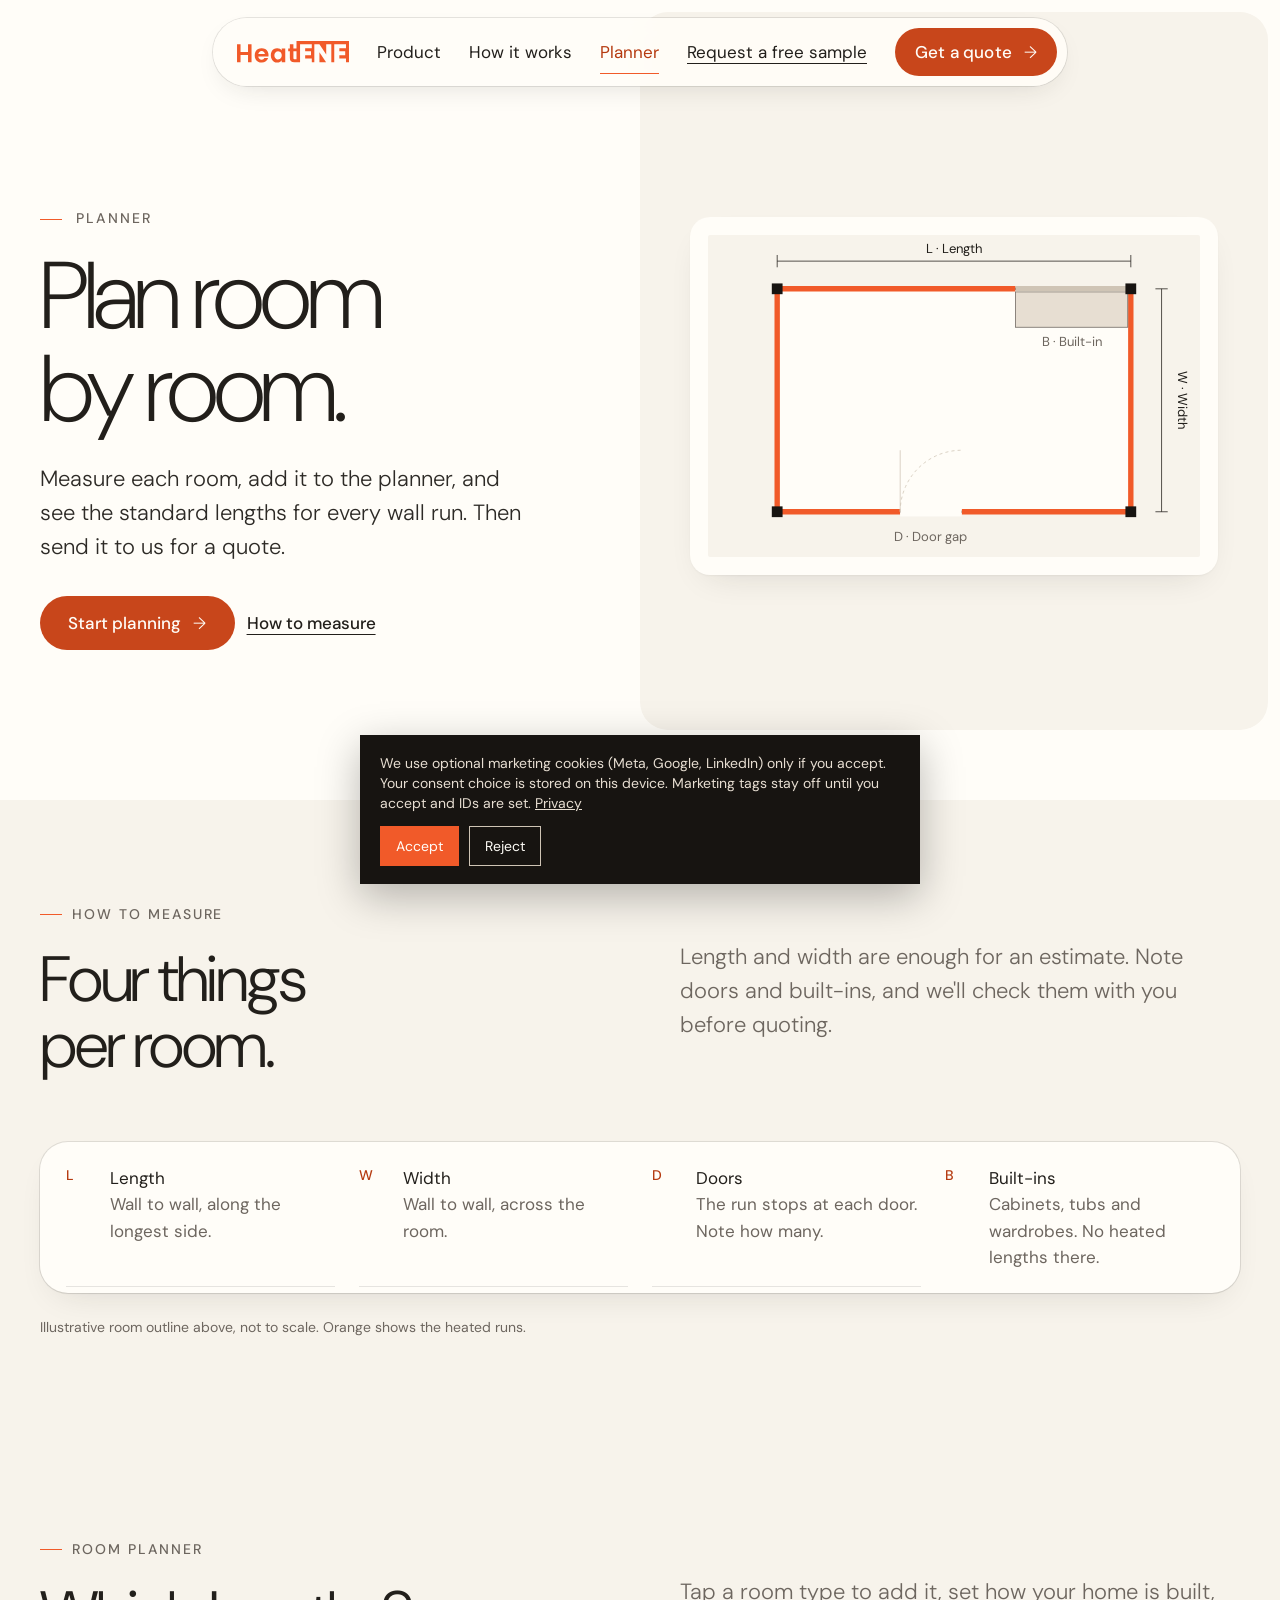
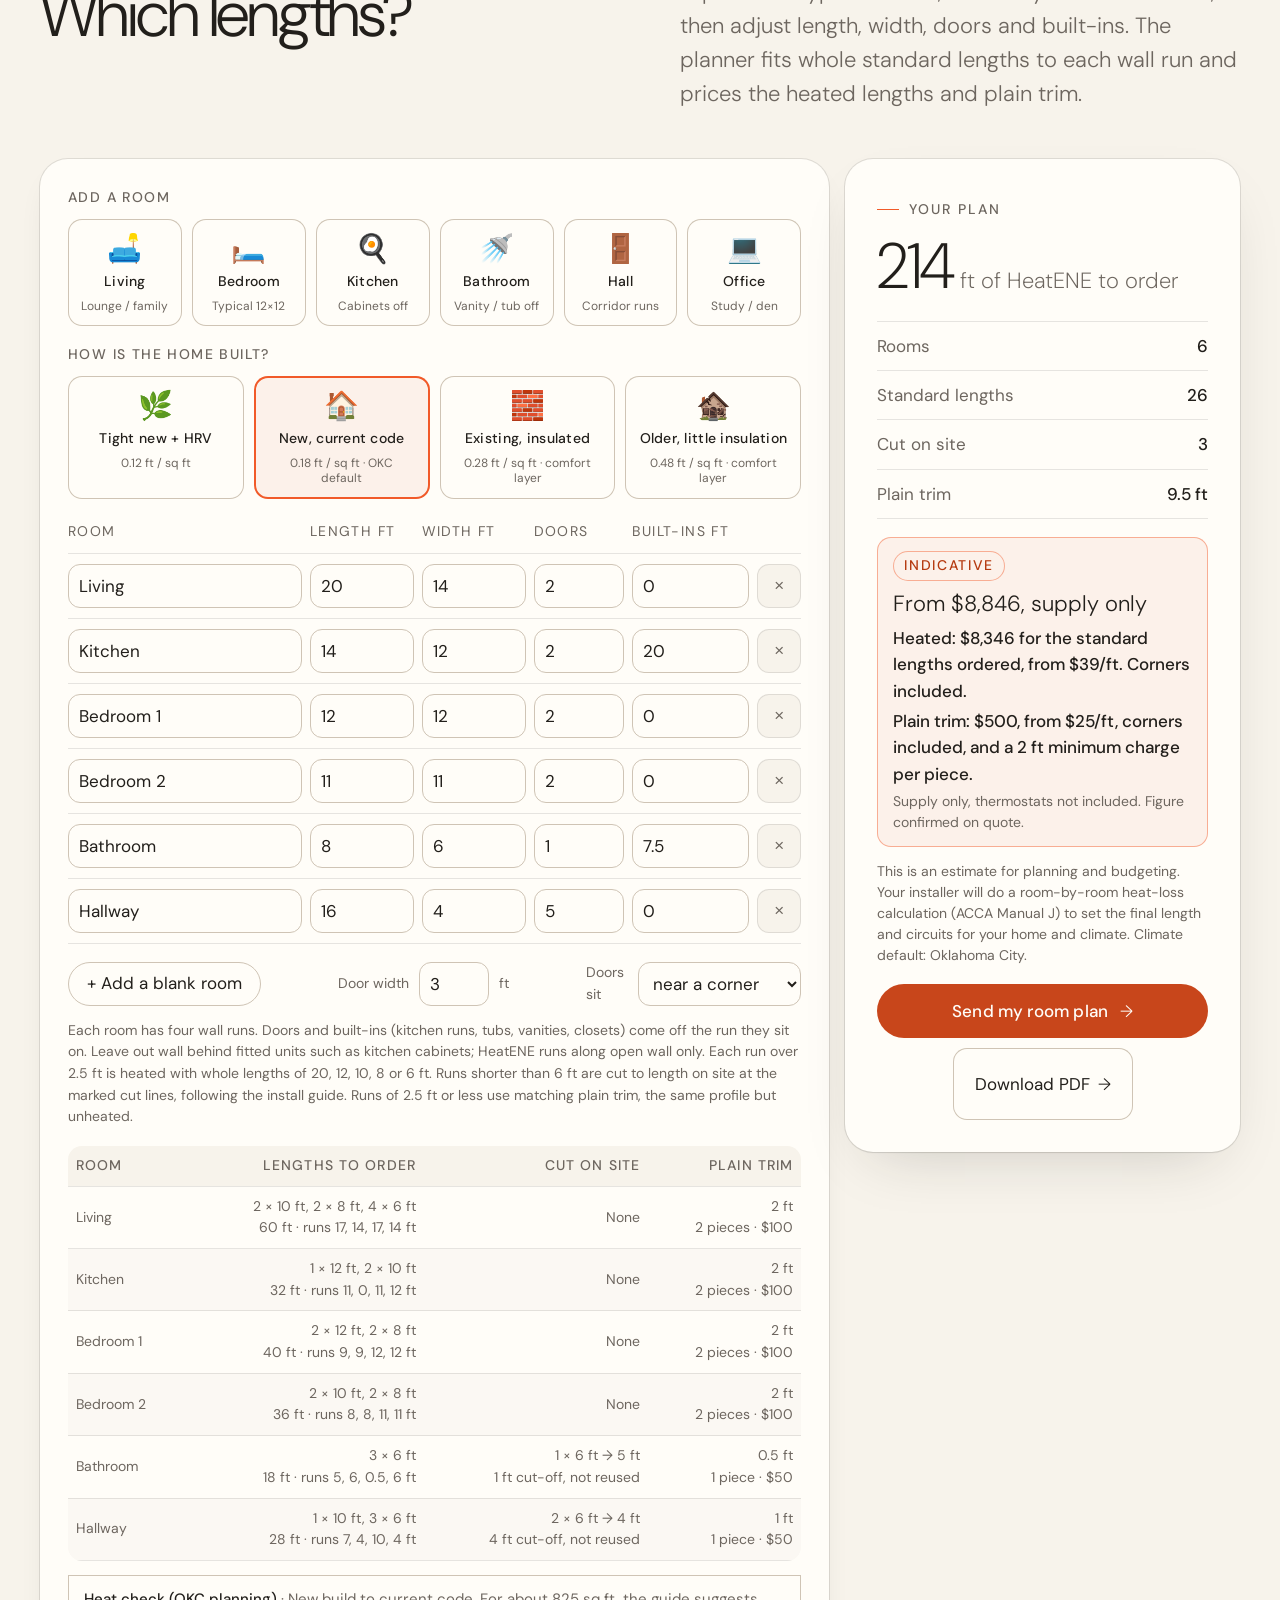
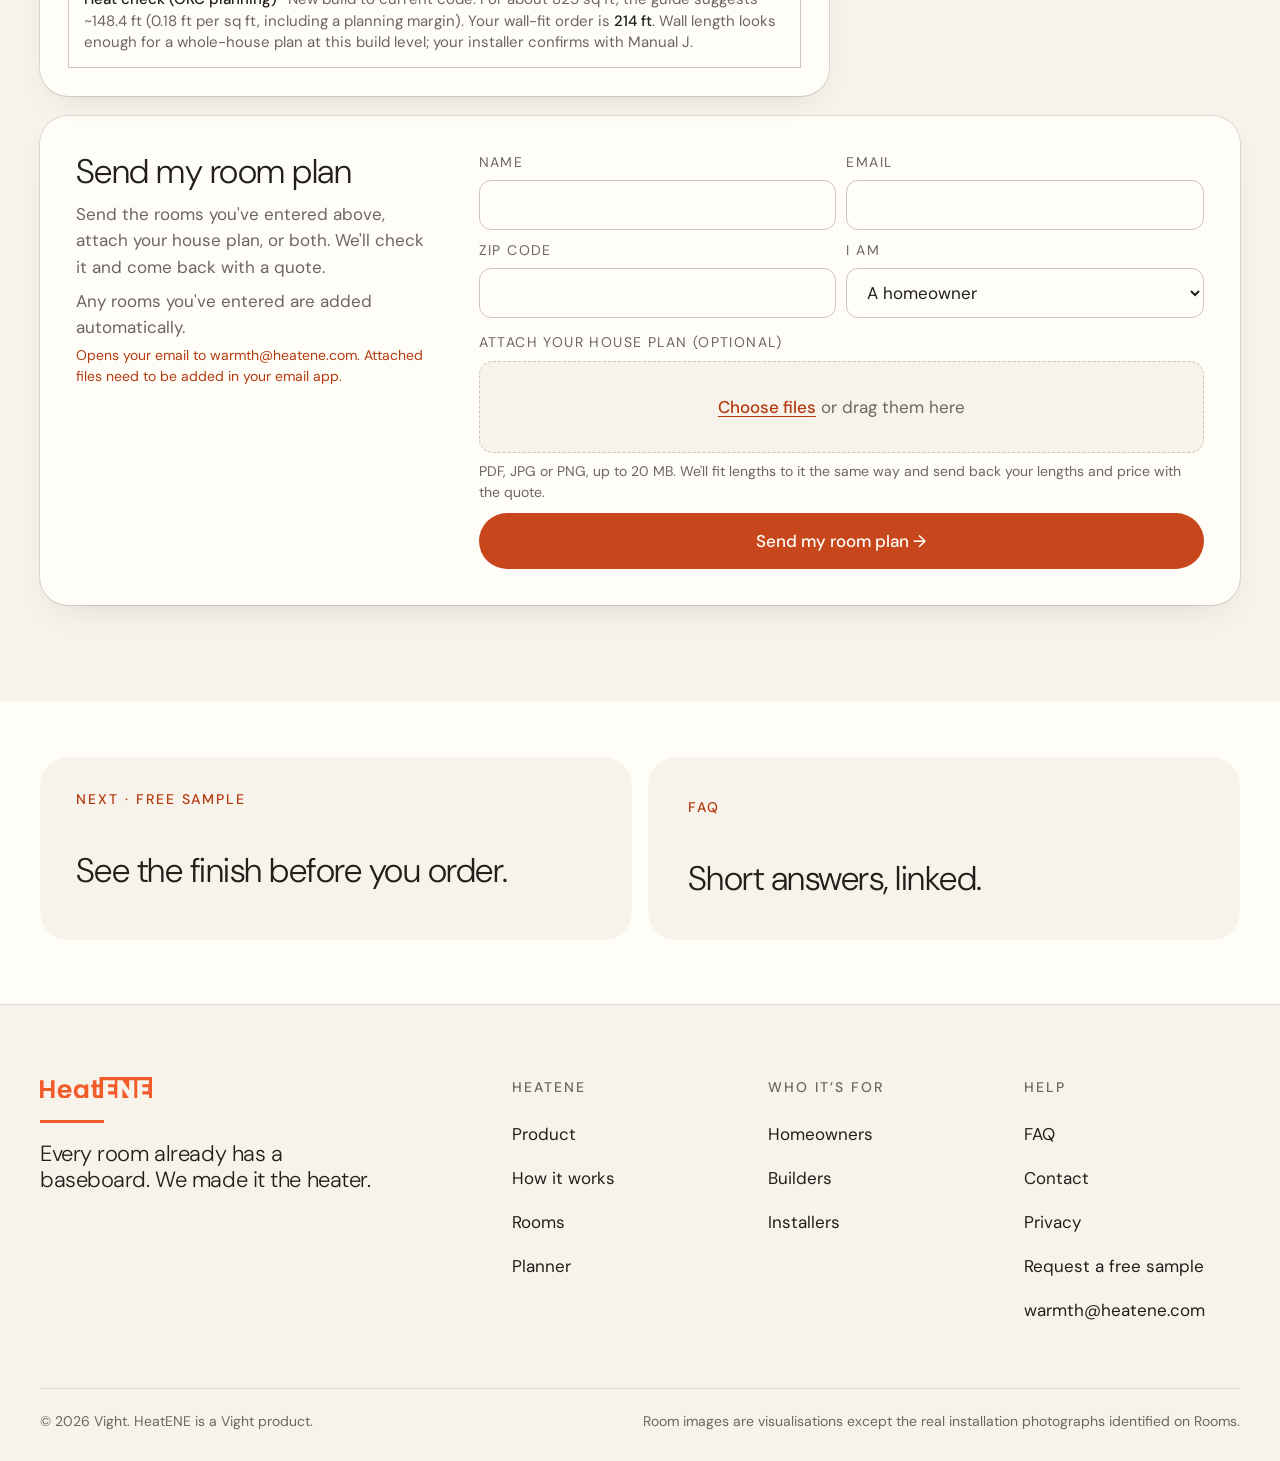
<file: planner/index.html>
<!doctype html><html lang="en"><head><meta charset="utf-8"><meta name="viewport" content="width=device-width,initial-scale=1"><title>Planner | HeatENE</title><meta property="og:title" content="Planner | HeatENE"><meta name="description" content="HeatENE is a slim 5.5 in baseboard heater: silent, 100% efficient radiant plus convective warmth, room by room, with even warmth along every wall run. Whole-house heat for new and tight builds; in existing homes, alongside your current heating."><meta property="og:description" content="HeatENE is a slim 5.5 in baseboard heater: silent, 100% efficient radiant plus convective warmth, room by room, with even warmth along every wall run. Whole-house heat for new and tight builds; in existing homes, alongside your current heating."><link rel="icon" type="image/png" sizes="32x32" href="../assets/img/favicon-32.png"><link rel="apple-touch-icon" href="../assets/img/apple-touch-icon.png"><link rel="canonical" href="https://www.heatene.com/planner/"><meta property="og:url" content="https://www.heatene.com/planner/"><meta property="og:type" content="website"><meta property="og:image" content="https://www.heatene.com/assets/img/og.jpg"><meta property="og:image:alt" content="HeatENE matt white skirting in a furnished room"><meta name="twitter:card" content="summary_large_image"><!-- Tracking pixels: paste IDs into assets/js/pixels.js. Loads only after cookie consent. Empty = inactive. -->
<style>
@font-face{font-family:"DM Sans";src:url(../assets/fonts/DMSans-Variable.ttf) format("truetype");font-weight:100 1000;font-display:swap}
:root{--o:#F15A29;--od:#D94718;--g:#171411;--ink:#221F1B;--mu:#6D665F;--ch:#F7F3EB;--pl:#E7DED2;--li:#CFC4B5;--wh:#FFFDF8}
*{box-sizing:border-box;margin:0;padding:0;border-radius:0}
html{scroll-behavior:smooth}
body{font-family:"DM Sans",system-ui,sans-serif;background:var(--wh);color:var(--ink);font-size:17px;line-height:1.55;-webkit-font-smoothing:antialiased}
a{color:inherit;text-decoration:none}img{display:block;width:100%;height:100%;object-fit:cover}
.lp{fill:#F15A29}.ld{fill:#FFFDF8}.logo{display:block;width:112px;height:auto}
.w{max-width:1320px;margin:0 auto;padding:0 40px}
.lab{display:inline-flex;align-items:center;gap:10px;font-size:14px;letter-spacing:.14em;text-transform:uppercase;color:var(--mu);font-weight:500}
.lab:before{content:"";width:22px;height:1px;background:var(--o)}
h1,h2,h3{font-weight:300;letter-spacing:-.035em;line-height:1.02}
h2{font-size:clamp(38px,5vw,72px)}
h3{font-size:22px;font-weight:400;letter-spacing:-.015em;line-height:1.2}
p.lead{font-size:22px;color:var(--mu);max-width:560px;font-weight:300}
.btn{display:inline-flex;align-items:center;gap:12px;height:52px;padding:0 26px;background:var(--g);color:var(--wh);font-size:17px;font-weight:500;letter-spacing:.01em}
.btn.o{background:var(--o)}.btn.line{background:transparent;color:var(--ink);box-shadow:inset 0 0 0 1px var(--ink)}
.btn:after{content:"→";font-weight:300}
section{padding:140px 0}
.tag{position:absolute;left:14px;bottom:14px;font-size:14px;letter-spacing:.14em;text-transform:uppercase;background:rgba(255,253,248,.86);color:var(--ink);padding:5px 9px;font-weight:500}
.tag.real{background:var(--g);color:var(--wh)}
.tag.real:before{content:"";display:inline-block;width:6px;height:6px;background:var(--o);margin-right:7px;vertical-align:1px}
.fig{position:relative;overflow:hidden;background:var(--pl)}
.ph{outline:1px dashed var(--o);outline-offset:-1px}
.chip{display:inline-block;font-size:14px;letter-spacing:.12em;text-transform:uppercase;color:var(--od);border:1px dashed var(--o);padding:3px 7px;font-weight:500}
/* the wall-floor line motif */
.rule{position:relative;height:1px;background:var(--li)}
.rule:before{content:"";position:absolute;left:0;top:-1px;width:64px;height:3px;background:var(--o)}

/* nav */
.nav{position:fixed;top:18px;left:50%;transform:translateX(-50%);z-index:20;display:flex;align-items:center;gap:34px;background:rgba(255,253,248,.92);backdrop-filter:blur(10px);padding:12px 12px 12px 22px;box-shadow:0 0 0 1px rgba(34,31,27,.08)}
.nav ul{display:flex;gap:26px;list-style:none;font-size:14px;white-space:nowrap}.nav .q{white-space:nowrap}
.nav ul a{color:var(--mu)}.nav ul a:hover{color:var(--ink)}
.nav .q{height:38px;padding:0 16px;font-size:14px}
/* hero */
.hero{position:relative;height:100vh;min-height:720px;max-height:980px;padding:0;overflow:hidden;background:var(--pl)}
.hero img{position:absolute;inset:0;width:100%;height:100%;object-fit:cover}
.hero:after{content:"";position:absolute;inset:0;background:linear-gradient(90deg,rgba(23,20,17,.38) 0%,rgba(23,20,17,.12) 45%,rgba(23,20,17,0) 65%),linear-gradient(180deg,rgba(23,20,17,0) 45%,rgba(23,20,17,.3) 100%)}
.hero .copy{position:absolute;left:0;right:0;bottom:56px;z-index:2;color:var(--wh)}
.hero h1{font-size:clamp(56px,7.6vw,124px);font-weight:250;max-width:900px}
.hero .row{display:flex;flex-direction:column;align-items:flex-start;gap:26px;margin-top:28px;max-width:560px}
.hero .row p{max-width:460px;font-size:17px;font-weight:300;opacity:.95}
.hero .tag{left:auto;right:40px;bottom:40px;z-index:3}
.hero .hl{position:absolute;z-index:2;left:0;bottom:0;width:100%;height:1px;background:rgba(255,253,248,.4)}
/* idea */
.idea .grid{display:grid;grid-template-columns:5fr 7fr;gap:80px;align-items:end}
.idea h2 em{font-style:normal;color:var(--o)}
.idea .pair{display:grid;grid-template-columns:1fr 1fr;gap:16px;margin-top:80px}
.idea .pair .fig{aspect-ratio:4/3}
.idea .cap{display:flex;justify-content:space-between;margin-top:14px;font-size:14px;color:var(--mu)}
/* readouts */
.reads{display:grid;grid-template-columns:repeat(4,1fr);border-top:1px solid var(--li);border-bottom:1px solid var(--li);margin-top:96px}
.reads div{padding:30px 28px 34px;border-left:1px solid var(--li)}.reads div:first-child{border-left:0;padding-left:0}
.reads b{display:block;font-size:34px;font-weight:300;letter-spacing:-.02em;margin-bottom:6px}
.reads span{font-size:14px;color:var(--mu)}
/* comfort */
.comfort{background:var(--ch)}
.comfort .top{display:flex;justify-content:space-between;align-items:end;gap:60px;margin-bottom:64px}
.three{display:grid;grid-template-columns:repeat(3,1fr);gap:16px}
.card .fig{aspect-ratio:4/5}
.card h3{margin-top:22px}.card p{margin-top:8px;color:var(--mu);font-size:17px;max-width:360px}
.card .n{font-size:14px;letter-spacing:.14em;color:var(--o);font-weight:500;margin-top:22px;display:block}
/* how */
.how .grid{display:grid;grid-template-columns:1fr 1fr;gap:80px;align-items:center}
.steps{margin-top:48px;border-top:1px solid var(--li)}
.steps li{list-style:none;display:grid;grid-template-columns:56px 1fr;padding:22px 0;border-bottom:1px solid var(--li)}
.steps li b{font-weight:400;color:var(--o);font-size:14px;letter-spacing:.1em;padding-top:3px}
.steps li h3{font-size:22px}.steps li p{color:var(--mu);font-size:17px;margin-top:4px}
.how .fig{aspect-ratio:3/4}
/* product */
.product{background:var(--g);color:var(--wh)}
.product .lab{color:#b8ada1}
.product p.lead{color:#c9bfb3}
.product .grid{display:grid;grid-template-columns:7fr 5fr;grid-template-rows:640px;gap:16px;margin-top:64px}
.product .big{height:100%}
.product .stack{display:grid;grid-template-rows:1fr 1fr;gap:16px}
.product .specs{display:grid;grid-template-columns:repeat(3,1fr);margin-top:64px;border-top:1px solid #3b352f}
.product .specs div{padding:24px 24px 0 0}
.product .specs dt{font-size:14px;letter-spacing:.12em;text-transform:uppercase;color:#9d9287}
.product .specs dd{font-size:22px;font-weight:300;margin-top:6px}
.product .chip{color:#ff8c63;border-color:#ff8c63}
.product .tag{background:rgba(255,253,248,.9)}.product .tag.real{background:var(--g);color:var(--wh)}
/* rooms */
.rooms .top{display:flex;justify-content:space-between;align-items:end;margin-bottom:56px;gap:40px}
.gal{display:grid;grid-template-columns:repeat(12,1fr);grid-auto-rows:120px;gap:16px}
.gal .fig img{width:100%;height:100%;object-fit:cover;display:block}
.gal .fig:nth-child(1){grid-column:span 7;grid-row:span 5}
.gal .fig:nth-child(2){grid-column:span 5;grid-row:span 5}
.gal .fig:nth-child(3),.gal .fig:nth-child(4),.gal .fig:nth-child(5){grid-column:span 4;grid-row:span 4}
.gal .fig:nth-child(6){grid-column:span 5;grid-row:span 4}
.gal .fig:nth-child(7){grid-column:span 7;grid-row:span 4}
.gnote{margin-top:18px;font-size:14px;color:var(--mu)}
.gal .cap{position:absolute;right:14px;bottom:14px;color:var(--wh);font-size:14px;text-shadow:0 1px 8px rgba(0,0,0,.35)}
/* real installs strip */
.real{padding-top:0}
.real .strip{display:grid;grid-template-columns:repeat(3,1fr);gap:16px;margin-top:40px}
.real .strip .fig{aspect-ratio:3/4}
/* trade */
.trade{background:var(--pl)}
.trade .grid{display:grid;grid-template-columns:6fr 6fr;gap:80px;align-items:start}
.trade .fig{aspect-ratio:4/3}
.trade ul{list-style:none;margin:40px 0 44px;border-top:1px solid var(--li)}
.trade ul li{padding:18px 0;border-bottom:1px solid var(--li);display:grid;grid-template-columns:200px 1fr;gap:20px;font-size:17px}
.trade ul li b{font-weight:500}
.trade ul li span{color:var(--mu)}
.trade .acts{display:flex;gap:12px;flex-wrap:wrap}
/* faq */
.faq .grid{display:grid;grid-template-columns:4fr 8fr;gap:80px}
details{border-bottom:1px solid var(--li);padding:24px 0}
details:first-child{border-top:1px solid var(--li)}
summary{list-style:none;cursor:pointer;font-size:22px;font-weight:400;letter-spacing:-.01em;display:flex;justify-content:space-between}
summary::-webkit-details-marker{display:none}
summary:after{content:"+";color:var(--o);font-weight:300}
details[open] summary:after{content:"–"}
details p{color:var(--mu);margin-top:12px;max-width:680px}
/* cta */
.cta{position:relative;padding:0;min-height:640px;color:var(--wh);overflow:hidden}
.cta img{position:absolute;inset:0}
.cta:before{content:"";position:absolute;inset:0;background:rgba(23,20,17,.48);z-index:1}
.cta .w{position:relative;z-index:2;padding-top:150px;padding-bottom:110px}
.cta h2{font-size:clamp(48px,7vw,108px);max-width:900px}
.cta .acts{display:flex;gap:12px;margin-top:44px;flex-wrap:wrap}
.cta .btn.line{color:var(--wh);box-shadow:inset 0 0 0 1px var(--wh)}
.cta p{margin-top:22px;opacity:.85}
.cta .tag{z-index:3}
footer{background:var(--g);color:#b8ada1;font-size:14px}
footer .w{display:flex;justify-content:space-between;align-items:center;padding-top:36px;padding-bottom:36px;gap:20px}
/* audience split */
.aud{padding:0;background:var(--wh)}
.aud .row3{display:grid;grid-template-columns:repeat(3,1fr);border-bottom:1px solid var(--li)}
.aud a.c{display:flex;flex-direction:column;gap:14px;padding:44px 40px 40px;border-left:1px solid var(--li);transition:background .2s}
.aud a.c:first-child{border-left:0}
.aud a.c:hover{background:var(--ch)}
.aud .k{font-size:14px;letter-spacing:.14em;text-transform:uppercase;color:var(--o);font-weight:500}
.aud h3{font-size:34px;font-weight:300;letter-spacing:-.025em}
.aud p{color:var(--mu);font-size:17px;max-width:360px}
.aud .go{margin-top:auto;padding-top:14px;font-size:17px;font-weight:500;display:flex;align-items:center;gap:10px}
.aud .go:after{content:"→";font-weight:300;color:var(--o)}
/* how it fits */
.fits{background:var(--ch)}
.fits .grid{display:grid;grid-template-columns:5fr 7fr;gap:80px;align-items:center}
.fits ul{list-style:none;margin-top:36px;border-top:1px solid var(--li)}
.fits li{display:grid;grid-template-columns:36px 1fr;padding:18px 0;border-bottom:1px solid var(--li);font-size:17px}
.fits li i{display:block;width:20px;height:3px;background:var(--o);margin-top:11px}
.fits li i.t{width:10px;height:10px;background:var(--g);margin-top:7px}
.fits li i.hp{width:22px;height:10px;background:transparent;outline:1.5px dashed var(--mu);margin-top:7px}
.fits li b{font-weight:500}.fits li span{color:var(--mu)}
.fits .pair{margin-top:28px;padding:18px 20px;background:var(--wh);font-size:17px;color:var(--mu);border-left:3px solid var(--li)}
.fits .pair b{color:var(--ink);font-weight:500}
.plan{background:var(--wh);padding:28px;box-shadow:0 0 0 1px var(--li)}
.plan svg{display:block;width:100%;height:auto}
.plan .pc{display:flex;justify-content:space-between;margin-top:14px;font-size:14px;color:var(--mu)}
/* comparison */
.cmp .top{display:flex;justify-content:space-between;align-items:end;gap:60px;margin-bottom:56px}
.tbl{overflow-x:auto;-webkit-overflow-scrolling:touch}
.tbl table{width:100%;min-width:1080px;border-collapse:collapse;font-size:17px}
.tbl th,.tbl td{text-align:left;vertical-align:top;padding:16px 14px;border-bottom:1px solid var(--li)}
.tbl thead th{font-size:14px;letter-spacing:.1em;text-transform:uppercase;color:var(--mu);font-weight:500;border-bottom:1px solid var(--ink)}
.tbl tbody th{font-weight:500;width:150px;color:var(--ink)}
.tbl td{color:var(--mu)}
.tbl .h{background:var(--ch);color:var(--ink)}
.tbl thead th.h{color:var(--ink);box-shadow:inset 0 3px 0 var(--o)}
.tbl .y:before{content:"";display:inline-block;width:8px;height:8px;background:var(--o);margin-right:8px;vertical-align:1px}
.energy{display:grid;grid-template-columns:5fr 7fr;gap:60px;margin-top:64px;padding-top:40px;border-top:1px solid var(--li)}
.energy h3{font-size:34px;font-weight:300}
.energy p{color:var(--mu);margin-bottom:14px}
.energy .nums{display:grid;grid-template-columns:1fr 1fr;gap:16px;margin:8px 0 18px}
.energy .nums div{background:var(--ch);padding:22px}
.energy .nums b{display:block;font-size:34px;font-weight:300;letter-spacing:-.02em}
.energy .nums span{font-size:14px;color:var(--mu)}
.fn{font-size:14px;color:var(--mu);margin-top:22px;max-width:980px;line-height:1.5}
/* planner */
.planner{background:var(--g);color:var(--wh)}
.planner .lab{color:#b8ada1}.planner p.lead{color:#c9bfb3}
.planner .top{display:flex;justify-content:space-between;align-items:end;gap:60px;margin-bottom:48px}
.pl{display:grid;grid-template-columns:8fr 4fr;gap:16px;align-items:start}
.pl .rooms-in{background:#211d19;padding:24px}
.pl .hd,.pl .rm{display:grid;grid-template-columns:1.8fr .8fr .8fr .7fr .9fr 36px;gap:8px;align-items:center}
.pl .hd{font-size:14px;letter-spacing:.1em;text-transform:uppercase;color:#9d9287;padding-bottom:10px;border-bottom:1px solid #3b352f}
.pl .rm{padding:10px 0;border-bottom:1px solid #3b352f}
.pl input,.pl select{width:100%;height:40px;background:#171411;color:var(--wh);border:1px solid #4a433c;padding:0 10px;font:inherit;font-size:17px;border-radius:0}
.pl input:focus{outline:2px solid var(--o);outline-offset:-2px;border-color:transparent}
.pl .x{height:40px;background:none;border:1px solid #4a433c;color:#b8ada1;cursor:pointer;font-size:17px}
.pl .x:hover{color:var(--wh);border-color:var(--o)}
.pl .tools{display:flex;gap:12px;align-items:center;justify-content:space-between;margin-top:18px;flex-wrap:wrap}
.pl .add{height:44px;padding:0 18px;background:transparent;color:var(--wh);border:1px solid #6d665f;font:inherit;font-size:17px;cursor:pointer}
.pl .add:hover{border-color:var(--o)}
.pl .dw{display:flex;gap:10px;align-items:center;font-size:14px;color:#b8ada1}.pl .dw input{width:70px}
.pl .out{background:var(--wh);color:var(--ink);padding:28px}
.pl .big{font-size:64px;font-weight:250;letter-spacing:-.04em;line-height:1}
.pl .big small{font-size:22px;letter-spacing:0;color:var(--mu);margin-left:6px}
.pl dl{margin-top:22px;border-top:1px solid var(--li)}
.pl dl div{display:flex;justify-content:space-between;padding:11px 0;border-bottom:1px solid var(--li);font-size:17px}
.pl dt{color:var(--mu)}.pl dd{font-weight:500}
.pl .price{margin-top:18px;padding:14px 16px}
.pl .price b{font-size:22px;font-weight:300;display:block;margin-top:6px}
.pl .note{font-size:14px;color:var(--mu);margin-top:14px;line-height:1.5}
.pl .soon{margin-top:14px;font-size:14px;display:flex;justify-content:space-between;color:var(--mu)}
.pl .per{margin-top:18px;font-size:14px;color:#b8ada1}
.pl .per table{width:100%;border-collapse:collapse}.pl .per td,.pl .per th{padding:6px 4px;text-align:right;border-bottom:1px solid #3b352f}.pl .per th{font-weight:500;color:#9d9287;font-size:14px;letter-spacing:.08em;text-transform:uppercase}.pl .per td:first-child,.pl .per th:first-child{text-align:left}
.send{margin-top:16px;background:#211d19;padding:28px;display:grid;grid-template-columns:4fr 8fr;gap:40px}
.send h3{font-size:34px;font-weight:300}
.send p{color:#b8ada1;font-size:17px;margin-top:8px}
.send form{display:grid;grid-template-columns:1fr 1fr;gap:10px}
.send label{font-size:14px;letter-spacing:.1em;text-transform:uppercase;color:#9d9287;display:flex;flex-direction:column;gap:6px}
.send .full{grid-column:span 2}
.send input,.send select{height:44px;background:#171411;color:var(--wh);border:1px solid #4a433c;padding:0 12px;font:inherit;font-size:17px;border-radius:0}
.send button{height:52px;background:var(--o);color:var(--wh);border:0;font:inherit;font-weight:500;font-size:17px;cursor:pointer}
.send .draft{font-size:14px;color:#ff8c63;margin-top:4px}
.planner .chip{color:#ff8c63;border-color:#ff8c63}
/* builders */
.builders{background:var(--pl)}
.builders .grid{display:grid;grid-template-columns:6fr 6fr;gap:80px;align-items:start}
.builders .fig{aspect-ratio:4/3}
.builders ul{list-style:none;margin:36px 0 0;border-top:1px solid var(--li)}
.builders ul li{padding:18px 0;border-bottom:1px solid var(--li);display:grid;grid-template-columns:220px 1fr;gap:20px;font-size:17px}
.builders ul li b{font-weight:500}.builders ul li span{color:var(--mu)}
.pilot{margin-top:16px;background:var(--wh);padding:26px}
.pilot h3{font-size:22px;font-weight:400}
.pilot p{color:var(--mu);font-size:17px;margin-top:6px}
.pilot form{display:grid;grid-template-columns:1fr 1fr;gap:10px;margin-top:18px}
.pilot label{font-size:14px;letter-spacing:.1em;text-transform:uppercase;color:var(--mu);display:flex;flex-direction:column;gap:6px}
.pilot input,.pilot select{height:44px;border:1px solid var(--li);background:var(--wh);padding:0 12px;font:inherit;font-size:17px;color:var(--ink);border-radius:0}
.pilot .full{grid-column:span 2}
.pilot button{height:52px;background:var(--g);color:var(--wh);border:0;font:inherit;font-weight:500;font-size:17px;cursor:pointer}
.pilot .draft{font-size:14px;color:var(--od)}
/* sample */
.sample{padding:0;background:var(--g);color:var(--wh)}
.sample .grid{display:grid;grid-template-columns:5fr 7fr;align-items:stretch}
.sample .fig{min-height:420px}
.sample .tx{padding:80px 64px;display:flex;flex-direction:column;justify-content:center;gap:18px}
.sample .lab{color:#b8ada1}
.sample h2{font-size:clamp(36px,4vw,56px)}
.sample p{color:#c9bfb3;max-width:520px}
.sample .chip{color:#ff8c63;border-color:#ff8c63;align-self:flex-start}
@media (max-width:900px){
 .aud .row3{grid-template-columns:1fr}.aud a.c{border-left:0;border-top:1px solid var(--li);padding:30px 22px}
 .fits .grid,.energy,.builders .grid,.sample .grid,.send{grid-template-columns:1fr;gap:32px}
 .cmp .top,.planner .top{flex-direction:column;align-items:flex-start;gap:20px}
 .plan{padding:14px}
 .pl{grid-template-columns:1fr}
 .pl .hd{display:none}
 .pl .rm{grid-template-columns:1fr 1fr 1fr;gap:8px;padding:14px 0}
 .pl .rm>*:first-child{grid-column:span 3}
 .pl .rm label.m{display:flex;flex-direction:column;gap:4px;font-size:14px;letter-spacing:.08em;text-transform:uppercase;color:#9d9287}
 .send form,.pilot form{grid-template-columns:1fr}.send .full,.pilot .full{grid-column:auto}
 .builders ul li{grid-template-columns:1fr;gap:4px}
 .energy .nums{grid-template-columns:1fr}
 .sample .tx{padding:48px 22px}
}
@media (min-width:901px){.pl .rm label.m span{display:none}}

@media (max-width:900px){
 .w{padding:0 22px}section{padding:88px 0}
 .nav{left:12px;right:12px;transform:none;top:12px;gap:12px;justify-content:space-between}.nav ul{display:none}
 .hero{min-height:640px}.hero img{object-position:28% 55%}.hero .copy{bottom:34px}.hero h1{font-size:54px}.hero .row{flex-direction:column;align-items:flex-start;gap:22px}.hero .row p{font-size:17px}.hero .tag{right:12px;bottom:auto;top:76px}
 .idea .grid,.how .grid,.trade .grid,.faq .grid,.product .grid{grid-template-columns:1fr;gap:36px}
 .idea .pair{grid-template-columns:1fr;margin-top:48px}
 .reads{grid-template-columns:1fr 1fr}.reads div:nth-child(3){border-left:0;padding-left:0}.reads div{border-top:1px solid var(--li)}
 .comfort .top,.rooms .top{flex-direction:column;align-items:flex-start}
 .three{grid-template-columns:1fr;gap:40px}.real .strip{grid-template-columns:1fr 1fr}
 .gal{grid-template-columns:1fr 1fr;grid-auto-rows:auto;gap:10px}.gal .fig:nth-child(n){grid-column:span 1;grid-row:auto;aspect-ratio:4/5}.gal .fig:nth-child(1),.gal .fig:nth-child(6),.gal .fig:nth-child(7){grid-column:span 2;aspect-ratio:4/3}.gal .cap{font-size:14px;left:10px;right:auto;bottom:10px;text-shadow:0 1px 6px rgba(0,0,0,.55)}.gal .tag{left:8px;bottom:8px;font-size:14px;padding:4px 6px}
 .product .specs{grid-template-columns:1fr}.product .grid{grid-template-rows:auto}.product .big{aspect-ratio:4/3;height:auto}.product .stack{grid-template-rows:none;grid-template-columns:1fr 1fr}.product .stack .fig{aspect-ratio:3/4}
 .trade ul li{grid-template-columns:1fr;gap:4px}
}
.real .strip{grid-template-columns:repeat(3,1fr)}
.real .strip .fig{border-radius:20px}
.real .strip .tag{top:14px;bottom:auto;display:inline-flex;align-items:center}
.real .strip .tag:before{flex:none}
.real .strip .fig img{width:100%;height:100%;object-fit:cover;display:block;border-radius:inherit}
@media (max-width:900px){.real .strip{grid-template-columns:1fr 1fr;gap:12px;margin-top:28px}.real .strip .fig:first-child{grid-column:1/-1;aspect-ratio:4/3}.real .strip .tag{left:8px;right:auto;top:8px;bottom:auto;width:max-content;max-width:calc(100% - 16px);font-size:14px;letter-spacing:.08em;padding:4px 8px;line-height:1.35}}
.pl .wnote{margin-top:10px;font-size:14px;color:var(--mu);line-height:1.45}
.pl .per table{min-width:520px}
/* ===== inner pages (shared) ===== */
.nav .cur{color:var(--ink);box-shadow:inset 0 -1px 0 var(--o)}
.nav .mb{display:none;height:38px;padding:0 14px;background:transparent;border:1px solid var(--li);font:inherit;font-size:14px;color:var(--ink);cursor:pointer}
.mnav{display:none;position:fixed;top:76px;left:12px;right:12px;z-index:19;background:var(--wh);box-shadow:0 0 0 1px var(--li);padding:10px 22px 18px}
.mnav a{display:flex;justify-content:space-between;padding:13px 0;border-bottom:1px solid var(--pl);font-size:17px}
.mnav a:after{content:"→";color:var(--o)}
.mnav.open{display:block}
@media (max-width:1180px){.nav ul{display:none}.nav .mb{display:inline-block}.nav{gap:12px}}
/* footer, site version */
footer.site{padding:0}
footer.site .fw{max-width:1320px;margin:0 auto;padding:72px 40px 28px}
footer.site .cols{display:grid;grid-template-columns:4fr 2fr 2fr 2fr 2fr;gap:40px;padding-bottom:56px;border-bottom:1px solid #3b352f}
footer.site h4{font-size:14px;letter-spacing:.14em;text-transform:uppercase;color:#7d746a;font-weight:500;margin-bottom:14px}
footer.site .cols a{display:block;padding:5px 0;color:#d8cfc4;font-size:17px}
footer.site .cols a:hover{color:var(--wh)}
footer.site .big{font-size:34px;font-weight:300;color:var(--wh);letter-spacing:-.02em;line-height:1.15;margin-top:22px;max-width:360px}
footer.site .line{position:relative;height:1px;background:#3b352f;margin:0}
footer.site .base{display:flex;justify-content:space-between;gap:24px;padding-top:22px;font-size:14px;color:#9d9287;flex-wrap:wrap}
/* page hero shell */
.xh{position:relative;padding:0;overflow:hidden;color:var(--wh);background:var(--g)}
.xh .bg{position:absolute;inset:0}
.xh .bg:after{content:"";position:absolute;inset:0;background:linear-gradient(90deg,rgba(23,20,17,.5) 0%,rgba(23,20,17,.18) 50%,rgba(23,20,17,0) 72%),linear-gradient(180deg,rgba(23,20,17,.1) 0%,rgba(23,20,17,0) 40%,rgba(23,20,17,.42) 100%)}
.xh .in{position:relative;z-index:2;max-width:1320px;margin:0 auto;padding:0 40px}
.xh .idx{font-size:14px;letter-spacing:.16em;text-transform:uppercase;font-weight:500;display:flex;gap:14px;align-items:center;color:rgba(255,253,248,.85)}
.xh .idx b{color:var(--o);font-weight:500}
.xh .idx:before{content:"";width:22px;height:1px;background:var(--o)}
.xh h1{font-size:clamp(54px,7.4vw,120px);font-weight:250;letter-spacing:-.045em;line-height:.98;margin-top:20px}
.xh p.sub{font-size:22px;font-weight:300;max-width:500px;margin-top:26px;opacity:.95}
.xh .acts{display:flex;gap:12px;flex-wrap:wrap;margin-top:32px}
.xh .btn.line{color:var(--wh);box-shadow:inset 0 0 0 1px rgba(255,253,248,.9)}
.xh .jump{position:absolute;z-index:3;left:0;right:0;bottom:0;border-top:1px solid rgba(255,253,248,.28)}
.xh .jump .in{display:flex;gap:0}
.xh .jump a{flex:1;padding:18px 0 20px;font-size:14px;color:rgba(255,253,248,.8);border-left:1px solid rgba(255,253,248,.18);padding-left:18px;display:flex;gap:10px}
.xh .jump a:first-child{border-left:0;padding-left:0}
.xh .jump a b{color:var(--o);font-weight:500}
.xh .jump a:hover{color:var(--wh)}
/* hero: full-bleed photo */
.xh.photo{height:92vh;min-height:720px;max-height:940px}
.xh.photo .copy{position:absolute;left:0;right:0;bottom:120px;z-index:2}
/* hero: split */
.xh.split{display:grid;grid-template-columns:6fr 6fr;height:100vh;min-height:760px;max-height:940px}
.xh.split .jump{background:var(--g)}
.xh.split .l{position:relative;padding:190px 64px 150px max(40px,calc((100vw - 1320px)/2 + 40px));display:flex;flex-direction:column;justify-content:flex-end}
.xh.split .r{position:relative}
.xh.split .floor{position:absolute;left:0;right:0;z-index:3;height:3px;background:var(--o);pointer-events:none}
/* hero: chalk */
.xh.chalk{background:var(--ch);color:var(--ink)}
.xh.chalk .idx{color:var(--mu)}
.xh.chalk .btn.line{color:var(--ink);box-shadow:inset 0 0 0 1px var(--ink)}
.xh.chalk .jump{border-top-color:var(--li)}.xh.chalk .jump a{color:var(--mu);border-left-color:var(--li)}.xh.chalk .jump a:hover{color:var(--ink)}
/* section head */
.sh{display:flex;justify-content:space-between;align-items:end;gap:60px;margin-bottom:64px}
.sh h2 em{font-style:normal;color:var(--o)}
.dark{background:var(--g);color:var(--wh)}.dark .lab{color:#b8ada1}.dark p.lead{color:#c9bfb3}.dark .chip{color:#ff8c63;border-color:#ff8c63}
.chalk{background:var(--ch)}.plaster{background:var(--pl)}
.tc{display:inline-block;font-size:14px;letter-spacing:.12em;text-transform:uppercase;color:var(--od);border:1px dashed var(--o);padding:3px 7px;font-weight:500;white-space:nowrap}
.dark .tc{color:#ff8c63;border-color:#ff8c63}
.vnote{font-size:14px;color:var(--mu);margin-top:16px}.dark .vnote{color:#9d9287}
.capline{display:flex;justify-content:space-between;margin-top:12px;font-size:14px;color:var(--mu)}
/* big statement band */
.band{padding:120px 0}
.band .st{font-size:clamp(34px,4.4vw,64px);font-weight:250;letter-spacing:-.035em;line-height:1.08;max-width:1100px}
.band .st em{font-style:normal;color:var(--o)}
/* next page strip */
.nextp{padding:0;background:var(--wh)}
.nextp .g{display:grid;grid-template-columns:1fr 1fr;border-top:1px solid var(--li)}
.nextp a{display:grid;grid-template-columns:1fr 200px;align-items:center;gap:30px;padding:44px 40px;border-left:1px solid var(--li);transition:background .2s}
.nextp a:first-child{border-left:0}
.nextp a:hover{background:var(--ch)}
.nextp .k{font-size:14px;letter-spacing:.14em;text-transform:uppercase;color:var(--o);font-weight:500}
.nextp h3{font-size:34px;font-weight:300;margin-top:10px}
.nextp .fig{aspect-ratio:4/3}
/* ===== product ===== */
.anat{display:grid;grid-template-columns:8fr 4fr;gap:16px}
.anat .fig{aspect-ratio:4/3}
.pin{position:absolute;z-index:2;transform:translate(-50%,-50%);width:30px;height:30px;background:var(--o);color:var(--wh);font-size:14px;font-weight:500;display:flex;align-items:center;justify-content:center;cursor:pointer;border:0;font-family:inherit}
.pin:after{content:"";position:absolute;inset:-7px;box-shadow:0 0 0 1px rgba(241,90,41,.55)}
.pin.on{background:var(--g)}
.alist{list-style:none;border-top:1px solid var(--li)}
.alist li{display:grid;grid-template-columns:44px 1fr;padding:18px 0;border-bottom:1px solid var(--li);cursor:pointer;transition:background .15s}
.alist li b{color:var(--o);font-weight:500;font-size:14px;padding-top:2px}
.alist li h3{font-size:22px}.alist li p{color:var(--mu);font-size:17px;margin-top:3px}
.alist li.on{background:var(--ch);box-shadow:-12px 0 0 var(--ch),12px 0 0 var(--ch)}
.kit{display:grid;grid-template-columns:2.2fr 1fr 1fr 1fr 1fr;gap:0;border-top:1px solid #3b352f;border-bottom:1px solid #3b352f}
.kit div{padding:34px 26px 30px;border-left:1px solid #3b352f;display:flex;flex-direction:column;gap:14px}
.kit div:first-child{border-left:0;padding-left:0}
.kit svg{height:120px;width:100%}
.kit b{font-weight:400;font-size:22px}.kit span{font-size:14px;color:#9d9287}
.sheet{background:var(--wh);box-shadow:0 0 0 1px var(--li)}
.sheet .hd{display:flex;justify-content:space-between;align-items:center;padding:22px 28px;border-bottom:1px solid var(--ink)}
.sheet .hd b{font-weight:500;letter-spacing:.02em}
.sheet table{width:100%;border-collapse:collapse;font-size:17px}
.sheet th,.sheet td{text-align:left;padding:15px 28px;border-bottom:1px solid var(--pl);vertical-align:top}
.sheet th{width:32%;font-weight:400;color:var(--mu)}
.sheet tr.g th{font-size:14px;letter-spacing:.14em;text-transform:uppercase;color:var(--o);font-weight:500;padding-top:24px;background:var(--ch)}
.sheet tr.g th{width:auto}
.finish{display:grid;grid-template-columns:repeat(3,1fr);gap:16px}
.finish .sw{aspect-ratio:1/1;position:relative}
.finish .sw.w1{background:#F6F4EF;box-shadow:inset 0 0 0 1px var(--li)}
.finish .sw.w2{background:repeating-linear-gradient(90deg,#c9a37a 0 7px,#c29a70 7px 9px,#cfa983 9px 19px,#bf966b 19px 21px)}
.finish .sw.w3{background:var(--ch);outline:1px dashed var(--o);outline-offset:-1px;display:flex;align-items:center;justify-content:center;color:var(--od);font-size:14px}
/* ===== how it works ===== */
.elev{background:var(--wh);box-shadow:0 0 0 1px var(--li);padding:30px}
.elev svg{display:block;width:100%;height:auto}
.zone{display:grid;grid-template-columns:7fr 5fr;gap:60px;align-items:center}
.zone .plan{padding:24px}
.zone .plan svg .rm{cursor:pointer;transition:fill .2s}
.zstate{list-style:none;border-top:1px solid #3b352f}
.zstate li{display:flex;justify-content:space-between;align-items:center;padding:14px 0;border-bottom:1px solid #3b352f;font-size:17px;cursor:pointer}
.zstate li span.s{font-size:14px;letter-spacing:.12em;text-transform:uppercase;padding:4px 9px;font-weight:500;min-width:62px;text-align:center}
.s-on{background:var(--o);color:var(--wh)}.s-low{background:#6b3a26;color:#ffd9c9}.s-off{background:transparent;color:#9d9287;box-shadow:inset 0 0 0 1px #4a433c}
.proof{display:grid;grid-template-columns:repeat(4,1fr);border-top:1px solid var(--ink)}
.proof div{padding:28px 24px 30px 0;border-right:1px solid var(--li);margin-right:24px}
.proof div:last-child{border-right:0}
.proof .st{font-size:14px;letter-spacing:.12em;text-transform:uppercase;color:var(--mu);margin-bottom:22px;display:flex;align-items:center;gap:8px}
.proof .st:before{content:"";width:8px;height:8px;box-shadow:inset 0 0 0 1.5px var(--mu)}
.proof .st.ok:before{background:var(--o);box-shadow:none}
.proof b{display:block;font-weight:400;font-size:22px;letter-spacing:-.01em}
.proof p{font-size:14px;color:var(--mu);margin-top:8px}
/* ===== builders ===== */
.tl{position:relative;margin-top:24px}
.tl .track{display:grid;grid-template-columns:repeat(7,1fr);position:relative}
.tl .track:before{content:"";position:absolute;left:0;right:0;top:27px;height:1px;background:#4a433c}
.tl .st{position:relative;padding-right:18px}
.tl .st .dot{width:13px;height:13px;background:var(--g);box-shadow:inset 0 0 0 1.5px #6d665f;margin:21px 0 26px}
.tl .st.hi .dot{background:var(--o);box-shadow:none;width:13px}
.tl .st.hi:before{content:"";position:absolute;left:0;right:0;top:26px;height:3px;background:var(--o)}
.tl .st b{display:block;font-size:14px;letter-spacing:.14em;text-transform:uppercase;color:#9d9287;font-weight:500}
.tl .st h3{font-size:22px;margin-top:8px;font-weight:400}
.tl .st p{font-size:14px;color:#b8ada1;margin-top:8px}
.tl .st.hi h3{color:var(--o)}
.tl .st .x{font-size:14px;color:#9d9287;margin-top:10px;text-decoration:line-through;text-decoration-color:var(--o)}
.off{display:grid;grid-template-columns:repeat(6,1fr);border-top:1px solid var(--li);border-bottom:1px solid var(--li)}
.off div{padding:28px 20px 30px;border-left:1px solid var(--li);font-size:17px}
.off div:first-child{border-left:0;padding-left:0}
.off s{text-decoration-color:var(--o);text-decoration-thickness:2px;font-size:22px;font-weight:300;letter-spacing:-.01em;display:block;margin-bottom:8px}
.off span{font-size:14px;color:var(--mu)}
/* ===== installers ===== */
.seq{display:grid;grid-template-columns:repeat(3,1fr);gap:16px}
.seq .s{background:var(--wh);box-shadow:0 0 0 1px var(--li);padding:26px;display:flex;flex-direction:column;gap:14px;position:relative}
.seq .s .n{font-size:56px;font-weight:200;letter-spacing:-.04em;line-height:1;color:var(--o)}
.seq .s svg{width:100%;height:150px;background:var(--ch)}
.seq .s h3{font-size:22px}.seq .s p{font-size:17px;color:var(--mu)}
.dl{display:grid;grid-template-columns:repeat(4,1fr);border-top:1px solid #3b352f}
.dl a,.dl div{padding:26px 22px 30px 0;border-bottom:1px solid #3b352f;display:flex;flex-direction:column;gap:10px;margin-right:22px}
.dl .ft{font-size:14px;letter-spacing:.14em;text-transform:uppercase;color:#9d9287}
.dl b{font-weight:400;font-size:22px}
.dl .av{font-size:14px;color:#ff8c63}
.dl svg{width:30px;height:38px}
.need{list-style:none;border-top:1px solid var(--li)}
.need li{display:grid;grid-template-columns:1fr auto;gap:20px;padding:17px 0;border-bottom:1px solid var(--li);font-size:17px;align-items:center}
.need li span{color:var(--mu);font-size:17px}
.ruler{position:absolute;left:0;right:0;bottom:58px;height:40px;z-index:2;pointer-events:none}
/* ===== homeowners ===== */
.swi{display:grid;grid-template-columns:8fr 4fr;gap:16px;align-items:stretch}
.swi .stage{background:var(--wh);box-shadow:0 0 0 1px var(--li);padding:20px}
.swi .stage svg{display:block;width:100%;height:auto}
.swi .opts{display:flex;flex-direction:column;border-top:1px solid var(--li)}
.swi .opts button{all:unset;cursor:pointer;display:grid;grid-template-columns:1fr auto;padding:18px 0;border-bottom:1px solid var(--li);font-size:17px}
.swi .opts button:after{content:"";width:10px;height:10px;box-shadow:inset 0 0 0 1.5px var(--li);align-self:center}
.swi .opts button.on{color:var(--ink);font-weight:500}.swi .opts button.on:after{background:var(--o);box-shadow:none}
.swi .opts button:not(.on){color:var(--mu)}
.swi .say{margin-top:22px;background:var(--wh);padding:22px;box-shadow:0 0 0 1px var(--li);min-height:150px}
.swi .say b{display:block;font-weight:500;margin-bottom:6px}.swi .say p{color:var(--mu);font-size:17px}
.lives{display:grid;grid-template-columns:repeat(4,1fr);gap:16px}
.lives .fig{aspect-ratio:3/4}
.lives h3{margin-top:18px;font-size:22px}.lives p{color:var(--mu);font-size:17px;margin-top:6px}
.path{display:grid;grid-template-columns:repeat(3,1fr);border-top:1px solid #3b352f}
.path div{padding:30px 30px 34px 0;border-right:1px solid #3b352f;margin-right:30px}
.path div:last-child{border-right:0}
.path b{font-size:64px;font-weight:200;color:var(--o);line-height:1;letter-spacing:-.04em}
.path h3{margin-top:18px}.path p{color:#b8ada1;font-size:17px;margin-top:6px}
/* ===== rooms ===== */
.mosaic{display:grid;grid-template-columns:repeat(12,1fr);grid-template-rows:repeat(2,1fr);gap:8px;position:absolute;inset:0;padding:8px}
.mosaic .fig:nth-child(1){grid-column:1/6;grid-row:1/3}
.mosaic .fig:nth-child(2){grid-column:6/10;grid-row:1/2}
.mosaic .fig:nth-child(3){grid-column:10/13;grid-row:1/2}
.mosaic .fig:nth-child(4){grid-column:6/8;grid-row:2/3}
.mosaic .fig:nth-child(5){grid-column:8/13;grid-row:2/3}
.xh.rooms-h{height:92vh;min-height:760px;max-height:940px;background:var(--wh)}
.xh.rooms-h .card{position:absolute;z-index:3;left:max(40px,calc((100vw - 1320px)/2 + 40px));bottom:110px;background:var(--wh);color:var(--ink);padding:40px 44px 44px;max-width:560px;box-shadow:0 0 0 1px var(--li)}
.xh.rooms-h .card .idx{color:var(--mu)}
.xh.rooms-h .card h1{font-size:clamp(54px,6vw,96px)}
.xh.rooms-h .card p.sub{opacity:1;color:var(--mu)}
.filt{display:flex;gap:8px;flex-wrap:wrap;margin-bottom:28px}
.filt button{all:unset;cursor:pointer;height:40px;padding:0 18px;display:inline-flex;align-items:center;font-size:17px;box-shadow:inset 0 0 0 1px var(--li);color:var(--mu)}
.filt button.on{background:var(--g);color:var(--wh);box-shadow:none}
.filt button span{margin-left:8px;font-size:14px;opacity:.6}
.rg{columns:3;column-gap:16px}
.rg .fig{break-inside:avoid;margin-bottom:16px;cursor:zoom-in}
.rg .fig img{height:auto}
.rg .fig .cap{position:absolute;left:16px;bottom:14px;color:var(--wh);font-size:14px;text-shadow:0 1px 10px rgba(0,0,0,.5)}
.rg .fig.hide{display:none}
.lb{position:fixed;inset:0;z-index:50;background:rgba(23,20,17,.94);display:none;align-items:center;justify-content:center;padding:40px}
.lb.open{display:flex}.lb img{max-width:100%;max-height:100%;width:auto;height:auto;object-fit:contain}
.lb button{position:absolute;top:22px;right:22px;all:unset;color:var(--wh);font-size:14px;cursor:pointer;padding:10px 14px;box-shadow:inset 0 0 0 1px rgba(255,253,248,.5)}
.realg{display:grid;grid-template-columns:5fr 3fr 4fr;gap:16px}
.realg .fig{aspect-ratio:3/4}
.realg .fig.w{aspect-ratio:auto}
/* ===== planner page ===== */
.meas{display:grid;grid-template-columns:7fr 5fr;gap:60px;align-items:center}
.meas ol{list-style:none;border-top:1px solid var(--li);counter-reset:m}
.meas li{display:grid;grid-template-columns:44px 1fr;padding:17px 0;border-bottom:1px solid var(--li);font-size:17px}
.meas li b{color:var(--o);font-weight:500;font-size:14px}
.meas li span{color:var(--mu)}
.xh.plan-h .r{background:var(--wh);display:flex;align-items:center;justify-content:center;padding:150px 50px 100px}
.xh.plan-h .r svg{width:100%;height:auto}
/* ===== faq page ===== */
.fq{display:grid;grid-template-columns:3fr 9fr;gap:80px;align-items:start}
.fq .rail{position:sticky;top:110px;display:flex;flex-direction:column;border-top:1px solid var(--li)}
.fq .rail a{display:flex;justify-content:space-between;padding:13px 0;border-bottom:1px solid var(--li);font-size:17px;color:var(--mu)}
.fq .rail a span{font-size:14px;color:var(--li)}
.fq .rail a.on{color:var(--ink)}.fq .rail a.on span{color:var(--o)}
.fq .grp{margin-bottom:72px}.fq .grp h2{font-size:34px;margin-bottom:22px}
.fq .grp .lab{margin-bottom:14px}
.fsearch{display:flex;max-width:620px;margin-top:36px;background:var(--wh);box-shadow:0 0 0 1px rgba(255,253,248,.2)}
.fsearch input{flex:1;height:60px;border:0;padding:0 22px;font:inherit;font-size:17px;color:var(--ink);background:var(--wh);border-radius:0}
.fsearch input:focus{outline:2px solid var(--o);outline-offset:-2px}
.fsearch span{display:flex;align-items:center;padding:0 22px;background:var(--o);color:var(--wh);font-size:17px;font-weight:500}
.nores{display:none;color:var(--mu);font-size:17px;padding:30px 0}
.qmark{position:absolute;right:max(40px,calc((100vw - 1320px)/2 + 40px));bottom:0;z-index:1;font-size:min(60vw,820px);font-weight:200;line-height:.74;color:#221e1a;letter-spacing:-.06em;pointer-events:none;user-select:none}
/* ===== about ===== */
.mani{padding:160px 0 140px}
.mani .st{font-size:clamp(40px,5.6vw,88px);font-weight:250;letter-spacing:-.045em;line-height:1.03;max-width:1200px}
.mani .st span{color:var(--o)}
.status{display:grid;grid-template-columns:repeat(5,1fr);position:relative}
.status:before{content:"";position:absolute;left:0;right:0;top:7px;height:1px;background:var(--li)}
.status div{position:relative;padding-right:24px}
.status i{display:block;width:15px;height:15px;background:var(--wh);box-shadow:inset 0 0 0 1.5px var(--mu);margin-bottom:24px}
.status .done i{background:var(--o);box-shadow:none}
.status .done:before{content:"";position:absolute;left:0;right:0;top:6px;height:3px;background:var(--o)}
.status div:last-child:before{display:none}
.status b{font-size:14px;letter-spacing:.14em;text-transform:uppercase;color:var(--mu);font-weight:500}
.status h3{font-size:22px;margin-top:8px}.status p{font-size:17px;color:var(--mu);margin-top:6px}
.facts{display:grid;grid-template-columns:repeat(3,1fr);border-top:1px solid #3b352f}
.facts div{padding:26px 26px 30px 0;border-bottom:1px solid #3b352f;margin-right:26px}
.facts dt{font-size:14px;letter-spacing:.14em;text-transform:uppercase;color:#9d9287}
.facts dd{font-size:22px;font-weight:300;margin-top:8px}
/* ===== contact ===== */
.route{display:grid;grid-template-columns:repeat(2,1fr);gap:8px;margin-top:34px}
.route button{all:unset;cursor:pointer;padding:18px 18px;box-shadow:inset 0 0 0 1px var(--li);font-size:17px;display:flex;flex-direction:column;gap:4px;background:var(--wh)}
.route button small{font-size:14px;color:var(--mu)}
.route button.on{box-shadow:inset 0 0 0 2px var(--o)}
.cform{display:grid;grid-template-columns:1fr 1fr;gap:12px;margin-top:22px}
.cform label{font-size:14px;letter-spacing:.1em;text-transform:uppercase;color:var(--mu);display:flex;flex-direction:column;gap:6px}
.cform input,.cform select,.cform textarea{height:48px;border:1px solid var(--li);background:var(--wh);padding:0 14px;font:inherit;font-size:17px;color:var(--ink);border-radius:0;text-transform:none;letter-spacing:0}
.cform textarea{height:110px;padding:12px 14px;resize:vertical}
.cform .full{grid-column:span 2}
.cform .only{display:none}
.cform button{height:56px;background:var(--o);color:var(--wh);border:0;font:inherit;font-weight:500;font-size:17px;cursor:pointer}
.cform .draft{font-size:14px;color:var(--od);text-transform:none;letter-spacing:0}
.xh.contact-h{display:grid;grid-template-columns:6fr 6fr;min-height:100vh;background:var(--ch);color:var(--ink)}
.xh.contact-h .l{padding:150px 64px 80px max(40px,calc((100vw - 1320px)/2 + 40px))}
.xh.contact-h .l .idx{color:var(--mu)}
.xh.contact-h h1{font-size:clamp(54px,6vw,96px)}
.xh.contact-h .r{position:relative}
.xh.contact-h .r .fig{position:absolute;inset:0}
.xh.contact-h .r .over{position:absolute;z-index:2;left:40px;right:40px;top:110px;background:rgba(255,253,248,.95);padding:24px 28px;display:grid;grid-template-columns:1fr 1fr;gap:18px;font-size:17px}
.xh.contact-h .r .over dt{font-size:14px;letter-spacing:.14em;text-transform:uppercase;color:var(--mu)}
.xh.contact-h .r .over dd{margin-top:4px}
@media (max-width:900px){
 footer.site .fw{padding:56px 22px 24px}footer.site .cols{grid-template-columns:1fr 1fr;gap:28px}footer.site .cols>div:first-child{grid-column:span 2}
 .xh .in{padding:0 22px}
 .xh.photo{height:auto;min-height:0;max-height:none}
 .xh.photo .bg{position:relative;height:56vh;min-height:380px}
 .xh.photo .bg:after{background:linear-gradient(180deg,rgba(23,20,17,0) 50%,rgba(23,20,17,.35) 100%)}
 .xh.photo .copy{position:relative;bottom:auto;padding:40px 0 48px;background:var(--g)}
 .xh h1{font-size:clamp(46px,13vw,64px)}
 .xh p.sub{font-size:17px}
 .xh .jump{display:none}
 .xh.split,.xh.contact-h{grid-template-columns:1fr;min-height:0;height:auto;max-height:none}
 .xh.split .l,.xh.contact-h .l{padding:120px 22px 48px}
 .xh.split .r{height:56vh;min-height:360px}
 .xh.contact-h .r{height:520px}
 .xh.plan-h .r{padding:30px 16px}
 .sh{flex-direction:column;align-items:flex-start;gap:20px;margin-bottom:40px}
 .band{padding:80px 0}
 .nextp .g{grid-template-columns:1fr}.nextp a{grid-template-columns:1fr 120px;padding:30px 22px;border-left:0;border-top:1px solid var(--li)}
 .anat,.zone,.swi,.meas,.fq{grid-template-columns:1fr;gap:28px}
 .kit{grid-template-columns:1fr 1fr}.kit div{border-left:0;padding-left:0;border-bottom:1px solid #3b352f}.kit div:first-child{grid-column:span 2}
 .sheet th,.sheet td{padding:13px 16px}
 .proof,.dl,.facts{grid-template-columns:1fr 1fr}
 .tl .track{grid-template-columns:1fr;gap:6px}.tl .track:before{left:6px;right:auto;top:0;bottom:0;width:1px;height:auto}
 .tl .st{padding-left:34px}.tl .st .dot{position:absolute;left:0;top:4px;margin:0}.tl .st.hi:before{left:5px;right:auto;top:0;bottom:0;width:3px;height:auto}
 .off{grid-template-columns:1fr 1fr}.off div{border-left:0;padding-left:0;border-bottom:1px solid var(--li)}
 .seq,.lives,.path{grid-template-columns:1fr}
 .path div{border-right:0;border-bottom:1px solid #3b352f;margin-right:0}
 .rg{columns:2;column-gap:8px}.rg .fig{margin-bottom:8px}
 .realg{grid-template-columns:1fr 1fr}.realg .fig.w{grid-column:span 2;aspect-ratio:4/3}
 .fq .rail{position:static;flex-direction:row;overflow-x:auto;border-top:0;gap:8px}.fq .rail a{white-space:nowrap;border:1px solid var(--li);padding:8px 12px;gap:8px}
 .status{grid-template-columns:1fr;gap:20px}.status:before{display:none}.status .done:before{display:none}
 .mosaic{grid-template-columns:1fr 1fr;grid-template-rows:repeat(3,1fr)}
 .mosaic .fig:nth-child(n){grid-column:auto;grid-row:auto}.mosaic .fig:nth-child(1){grid-column:span 2}
 .xh.rooms-h{height:auto;min-height:0;max-height:none;display:flex;flex-direction:column}
 .xh.rooms-h .mosaic{position:relative;height:420px}
 .xh.rooms-h .card{position:relative;left:auto;bottom:auto;margin:0;padding:36px 22px 44px;box-shadow:none}
 .route{grid-template-columns:1fr}.cform{grid-template-columns:1fr}.cform .full{grid-column:auto}
 .xh.contact-h .r .over{grid-template-columns:1fr;left:16px;right:16px;bottom:16px}
 .qmark{font-size:90vw;right:10px}
 .finish{grid-template-columns:repeat(3,1fr);gap:8px}
}
.dark .filt button{color:#c9bfb3;box-shadow:inset 0 0 0 1px #4a433c}.dark .filt button.on{background:var(--o);color:var(--wh);box-shadow:none}
.rg .fig .cap{position:static;display:block;color:var(--mu);text-shadow:none;padding:10px 0 4px;font-size:14px;background:var(--wh)}
.rg .fig{overflow:visible}
.xh .stage-t{position:absolute;z-index:3;right:max(40px,calc((100vw - 1320px)/2 + 40px));bottom:120px;background:rgba(23,20,17,.82);padding:22px 26px;width:330px;color:var(--wh)}
.xh .stage-t .k{font-size:14px;letter-spacing:.14em;text-transform:uppercase;color:#b8ada1}
.xh .stage-t .bars{display:grid;grid-template-columns:repeat(7,1fr);gap:4px;margin:14px 0 12px}.xh .stage-t .bars i{height:4px;background:#4a433c}.xh .stage-t .bars i.hi{background:var(--o)}
.xh .stage-t b{font-weight:400;font-size:22px}.xh .stage-t p{font-size:14px;color:#c9bfb3;margin-top:4px}
@media(max-width:900px){.xh .stage-t{position:relative;right:auto;bottom:auto;width:auto;margin:0;background:#211d19}}
/* ===== LIGHT + ROUNDED system (round 9) ===== */
:root{--od:#B53A10;--ob:#C8461B;--obh:#B53A10;--ot:#B53A10;--sand:#F3ECE2;--tint:#FCF1EA;--line:rgba(34,31,27,.11);--rl:28px;--rm:20px;--rs:14px;--ri:12px;
--sh:0 1px 2px rgba(34,31,27,.04),0 14px 36px -18px rgba(34,31,27,.16);--sh2:0 1px 2px rgba(34,31,27,.05),0 24px 60px -28px rgba(34,31,27,.22)}
section{padding:150px 0}
/* buttons, chips */
.btn{border-radius:999px;background:var(--ob);color:var(--wh);height:54px;padding:0 28px;transition:background .2s,box-shadow .2s}
.btn:hover{background:var(--obh)}
.btn.o{background:var(--ob)}.btn.o:hover{background:var(--obh)}
.btn.line{background:rgba(255,253,248,.6);color:var(--ink);box-shadow:inset 0 0 0 1px rgba(34,31,27,.28)}
.btn.line:hover{background:var(--wh);box-shadow:inset 0 0 0 1px var(--ink)}
.nav .q{height:40px;border-radius:999px}
.chip,.tc{border-radius:999px;color:var(--ot);border:1px solid rgba(241,90,41,.45);background:var(--tint);padding:3px 10px}
.ph{outline:0;box-shadow:inset 0 0 0 1px rgba(241,90,41,.45);border-radius:var(--rs)}
.tag{border-radius:999px;padding:6px 11px}
.tag.real{background:rgba(255,253,248,.94);color:var(--ink)}
.tag.real:before{border-radius:50%}
/* images */
.fig{border-radius:var(--rm);background:var(--sand)}
.fig img{border-radius:inherit}
/* nav */
.nav{border-radius:999px;padding:10px 10px 10px 24px;background:rgba(255,253,248,.9);box-shadow:0 0 0 1px var(--line),0 10px 30px -14px rgba(34,31,27,.18)}
.nav .mb{border-radius:999px;border-color:var(--line)}
.mnav{border-radius:var(--rm);box-shadow:0 0 0 1px var(--line),var(--sh2);padding:12px 24px 18px}
.mnav a:last-child{border-bottom:0}
/* homepage hero: inset rounded photo */
.hero{margin:12px;border-radius:var(--rl);height:calc(100vh - 24px)}
.hero .hl{display:none}
/* audience split -> cards */
.aud{padding:28px 0 0}
.aud .row3{max-width:1320px;margin:0 auto;padding:0 40px;gap:16px;border-bottom:0}
.aud a.c{border:0;border-radius:var(--rl);background:var(--ch);padding:40px 36px 36px;transition:background .2s,box-shadow .2s}
.aud a.c:first-child{border-left:0}
.aud a.c:hover{background:var(--tint);box-shadow:var(--sh)}
.aud .k,.nextp .k,.card .n{color:var(--ot)}
/* readouts */
.reads{border:0;gap:12px}
.reads div,.reads div:first-child{border:0;padding:28px 26px 30px;background:var(--ch);border-radius:var(--rm)}
/* product (home) -> light sand */
.product{background:var(--sand);color:var(--ink)}
.product .lab{color:var(--mu)}.product p.lead{color:var(--mu)}
.product .specs{border-top:0;gap:12px}
.product .specs div{background:var(--wh);border-radius:var(--rm);padding:22px 24px;box-shadow:var(--sh)}
.product .specs dt{color:var(--mu)}
.product .chip{color:var(--ot);border-color:rgba(241,90,41,.45)}
.product .tag.real{background:rgba(255,253,248,.94);color:var(--ink)}
.trade,.builders{background:var(--sand)}
/* lists with dividers */
.steps,.trade ul,.builders ul,.fits ul{border-top:1px solid var(--line)}
.steps li,.trade ul li,.builders ul li,.fits li{border-bottom:1px solid var(--line)}
.fits li i.t{background:var(--ink);border-radius:3px}
.fits li i{border-radius:2px}
.fits .pair{border-radius:var(--rs);border-left:0;box-shadow:inset 3px 0 0 var(--o),0 0 0 1px var(--line)}
.plan{border-radius:var(--rl);box-shadow:0 0 0 1px var(--line),var(--sh)}
/* faq accordions as cards */
.faq details,.fq details,details{border:0;background:var(--wh);border-radius:var(--rm);box-shadow:0 0 0 1px var(--line);padding:22px 26px;margin-bottom:10px;transition:box-shadow .2s}
details:first-child{border-top:0}
details[open]{box-shadow:0 0 0 1px rgba(241,90,41,.35),var(--sh)}
summary{font-size:22px}
summary:after{width:30px;height:30px;border-radius:50%;background:var(--tint);display:inline-flex;align-items:center;justify-content:center;flex:none;margin-left:16px;color:var(--ot)}
/* comparison table */
.tbl{border-radius:var(--rl);box-shadow:0 0 0 1px var(--line),var(--sh);background:var(--wh)}
.tbl th,.tbl td{border-bottom:1px solid var(--line);padding:18px 18px}
.tbl thead th{border-bottom:1px solid var(--line);background:var(--ch)}
.tbl tbody tr:nth-child(even) th,.tbl tbody tr:nth-child(even) td{background:#FBF8F3}
.tbl tbody tr:last-child th,.tbl tbody tr:last-child td{border-bottom:0}
.tbl .h,.tbl tbody tr:nth-child(even) .h{background:var(--tint);color:var(--ink)}
.tbl thead th.h{background:#FADFD0;box-shadow:inset 0 3px 0 var(--o)}
.tbl .y:before{border-radius:50%}
.energy{border-top:1px solid var(--line)}
.energy .nums div{border-radius:var(--rm)}
/* planner (home + planner page) -> light */
.planner{background:var(--ch);color:var(--ink)}
.planner .lab{color:var(--mu)}.planner p.lead{color:var(--mu)}
.planner .chip{color:var(--ot);border-color:rgba(241,90,41,.45)}
.pl .rooms-in{background:var(--wh);border-radius:var(--rl);padding:28px;box-shadow:0 0 0 1px var(--line),var(--sh)}
.pl .hd{color:var(--mu);border-bottom:1px solid var(--line)}
.pl .rm{border-bottom:1px solid var(--line)}
.pl input,.pl select{background:var(--wh);color:var(--ink);border:1px solid var(--li);border-radius:var(--ri)}
.pl input:hover{border-color:#b5a998}
.pl input:focus{outline:2px solid var(--o);outline-offset:1px;border-color:var(--li)}
.pl .x{border:1px solid var(--line);color:var(--mu);border-radius:var(--ri);background:var(--ch)}
.pl .x:hover{color:var(--ot);border-color:var(--o);background:var(--tint)}
.pl .add{color:var(--ink);border:1px solid var(--li);border-radius:999px;background:var(--wh)}
.pl .add:hover{border-color:var(--o);background:var(--tint)}
.pl .dw{color:var(--mu)}
.pl .out{border-radius:var(--rl);box-shadow:0 0 0 1px var(--line),var(--sh2);padding:32px}
.pl dl{border-top:1px solid var(--line)}.pl dl div{border-bottom:1px solid var(--line)}
.pl .price{border-radius:var(--rs);background:var(--tint)}
.pl .per{color:var(--mu)}
.pl .per table{border-radius:var(--rs);overflow:hidden}
.planner .hmrow{display:flex;align-items:center;gap:16px 20px;flex-wrap:wrap;margin:-16px 0 24px}
.planner .hml{font-size:14px;letter-spacing:.12em;text-transform:uppercase;color:var(--mu);font-weight:500}
.planner .hm{display:inline-flex;gap:4px;padding:4px;background:var(--wh);border-radius:999px;box-shadow:0 0 0 1px var(--line),var(--sh)}
.planner .hm button{height:42px;padding:0 20px;border:0;border-radius:999px;background:transparent;color:var(--ink);font:inherit;font-size:17px;font-weight:500;cursor:pointer;transition:background .2s,color .2s}
.planner .hm button:hover{background:var(--tint)}
.planner .hm button.on{background:var(--g);color:var(--wh)}
.planner .hm button:focus-visible{outline:2px solid var(--o);outline-offset:2px}
.planner .exh{font-size:14px;color:var(--mu)}
.planner .exh summary{cursor:pointer;color:var(--ink);text-decoration:underline;text-decoration-color:var(--li);text-underline-offset:4px;list-style:none}
.planner .exh summary::-webkit-details-marker{display:none}

.planner details.exh,.planner details.exh[open]{border:0;background:none;box-shadow:none;padding:0;margin:0;border-radius:0}
.planner .exh summary{display:inline;font-size:17px;font-weight:400;letter-spacing:0}
.planner .exh summary:after{width:auto;height:auto;background:none;border-radius:0;display:inline;margin-left:4px;content:'+';color:var(--ot)}.planner .exh[open] summary:after{content:'–'}
.planner .exh p{margin-top:8px;max-width:520px;line-height:1.5;font-size:14px;color:var(--mu)}
.pl .capw{grid-column:1/-1;margin:2px 0 0;font-size:14px;line-height:1.45;color:var(--ot);background:var(--tint);border-radius:var(--ri);padding:8px 12px}
.pl .capsum{color:var(--ot)}
.pl .hmsel{margin-top:10px}
.pl .per td,.pl .per th{border-bottom:1px solid var(--line);padding:9px 8px}
.pl .per th{color:var(--mu);background:var(--ch)}
.pl .per tbody tr:nth-child(even) td{background:#FBF8F3}
.send{background:var(--wh);border-radius:var(--rl);padding:36px;box-shadow:0 0 0 1px var(--line),var(--sh);margin-top:20px}
.send p{color:var(--mu)}
.send label,.pilot label,.cform label{color:var(--mu)}
.send input,.send select,.pilot input,.pilot select,.cform input,.cform select,.cform textarea{background:var(--wh);color:var(--ink);border:1px solid var(--li);border-radius:var(--ri);height:50px;padding:0 16px;transition:border-color .2s}
.cform textarea{height:120px;padding:14px 16px}
.send input:focus,.send select:focus,.pilot input:focus,.pilot select:focus,.cform input:focus,.cform select:focus,.cform textarea:focus{outline:2px solid var(--o);outline-offset:1px}
.send button,.pilot button,.cform button{border-radius:999px;background:var(--ob);color:var(--wh);height:56px}
.send button:hover,.pilot button:hover,.cform button:hover{background:var(--obh)}
.send .draft,.pilot .draft,.cform .draft{color:var(--ot)}
.pilot{border-radius:var(--rl);box-shadow:0 0 0 1px var(--line),var(--sh);padding:32px}
/* sample band (home) -> tinted rounded panel */
.sample{background:transparent;color:var(--ink);padding:0 0 40px}
.sample .grid{max-width:1240px;margin:0 auto;border-radius:var(--rl);overflow:hidden;background:var(--tint)}
.sample .fig{border-radius:0}
.sample .lab{color:var(--mu)}.sample p{color:var(--mu)}
.sample .chip{color:var(--ot);border-color:rgba(241,90,41,.45)}
/* cta photo band -> inset rounded */
.cta{margin:0 12px 12px;border-radius:var(--rl)}
.cta:before{background:rgba(23,20,17,.4)}
/* footer -> light */
footer,footer.site{background:var(--ch);color:var(--mu);border-top:1px solid var(--line)}
footer.site .cols{border-bottom:1px solid var(--line)}
footer.site h4{color:var(--mu)}
footer.site .cols a{color:var(--ink)}
footer.site .cols a:hover{color:var(--ot)}
footer.site .big{color:var(--ink)}
footer.site .base{color:var(--mu)}
footer.site .cols>div:first-child .big:before{content:"";display:block;width:64px;height:3px;background:var(--o);margin-bottom:18px}
/* ===== inner pages ===== */
.xh{background:var(--wh);color:var(--ink)}
.xh .idx{color:var(--mu)}
.xh .btn.line{color:var(--ink);background:rgba(255,253,248,.6);box-shadow:inset 0 0 0 1px rgba(34,31,27,.28)}
.xh .jump{border-top:1px solid var(--line)}
.xh .jump a{color:var(--mu);border-left:1px solid var(--line)}
.xh .jump a:hover{color:var(--ink)}
.xh .jump a b{color:var(--ot)}
/* photo hero: inset, rounded */
.xh.photo{color:var(--ink);background:var(--wh)}
.xh.photo .bg{inset:12px;border-radius:var(--rl);overflow:hidden}
.xh.photo .idx{color:var(--mu)}
.xh.photo .btn.line{color:var(--ink);background:transparent;box-shadow:inset 0 0 0 1px rgba(34,31,27,.28)}
.xh.photo .btn.line:hover{background:var(--tint)}
.xh.photo .jump{left:12px;right:12px;bottom:12px;border-top:1px solid var(--line);border-radius:0 0 var(--rl) var(--rl);background:var(--wh)}
.xh.photo .jump a{color:var(--mu);border-left-color:var(--line)}
.xh.photo .jump a b{color:var(--ot)}
.xh.photo .jump a:hover{color:var(--ink)}
/* split hero: light text column + rounded image */
.xh.split{background:var(--wh);color:var(--ink)}
.xh.split .jump{background:transparent}
.xh.split .r{margin:12px 12px 70px 0;border-radius:var(--rl);overflow:hidden}
.xh.split .r .fig{border-radius:0}
.xh.plan-h .r{background:var(--ch)}
.xh.plan-h .r svg{background:var(--wh);border-radius:var(--rm);padding:18px;box-shadow:var(--sh)}
.ruler line{stroke:var(--ink);stroke-opacity:.28}.ruler line:last-child{stroke:var(--o);stroke-opacity:1}
/* faq hero */
.xh.faq-h{background:var(--ch);margin:12px;border-radius:var(--rl)}
.qmark{color:#EEE3D5}
.fsearch{border-radius:999px;overflow:hidden;box-shadow:0 0 0 1px var(--line),var(--sh);background:var(--wh)}
.fsearch input{background:var(--wh);padding:0 26px}
.fsearch input:focus{outline:0}
.fsearch:focus-within{box-shadow:0 0 0 2px var(--o),var(--sh)}
.fsearch span{background:var(--ob);border-radius:999px;margin:6px;padding:0 20px}
/* dark sections -> warm tint */
.dark{background:var(--tint);color:var(--ink)}
.dark .lab{color:var(--mu)}.dark p.lead{color:var(--mu)}
.dark .chip,.dark .tc{color:var(--ot);border-color:rgba(241,90,41,.45);background:var(--wh)}
.dark .vnote{color:var(--mu)}
.vnote{color:var(--mu)}
.chalk{background:var(--ch)}.plaster{background:var(--sand)}
/* next-page cards */
.nextp{padding:56px 0 64px;background:var(--wh)}
.nextp .g{max-width:1320px;margin:0 auto;padding:0 40px;gap:16px;border-top:0}
.nextp a,.nextp a:first-child{border:0;border-radius:var(--rl);background:var(--ch);padding:32px 32px 32px 36px;transition:background .2s,box-shadow .2s}
.nextp a:hover{background:var(--tint);box-shadow:var(--sh)}
.nextp .fig{border-radius:var(--rm)}
/* product page */
.pin{border-radius:50%;background:var(--wh);color:var(--ot);box-shadow:0 0 0 2px var(--o),0 6px 16px -6px rgba(34,31,27,.4)}
.pin:after{border-radius:50%;box-shadow:0 0 0 1px rgba(255,253,248,.85)}
.pin.on{background:var(--ob);color:var(--wh);box-shadow:0 0 0 2px var(--wh),0 6px 16px -6px rgba(34,31,27,.4)}
.alist{border-top:0}
.alist li{border-bottom:0;border-radius:var(--rs);padding:16px 18px;margin-bottom:4px}
.alist li:hover{background:var(--ch)}
.alist li.on{background:var(--tint);box-shadow:none}
.kit{border:0;gap:12px}
.kit div,.kit div:first-child{border:0;padding:28px 24px 26px;background:var(--wh);border-radius:var(--rm);box-shadow:var(--sh)}
.kit span{color:var(--mu)}
.sheet{border-radius:var(--rl);overflow:hidden;box-shadow:0 0 0 1px var(--line),var(--sh2)}
.sheet .hd{border-bottom:1px solid var(--line);background:var(--wh)}
.sheet th,.sheet td{border-bottom:1px solid var(--line)}
.sheet tr:last-child th,.sheet tr:last-child td{border-bottom:0}
.sheet tr.g th{color:var(--ot);background:var(--tint)}
.sheet tbody tr:not(.g):nth-child(even) th,.sheet tbody tr:not(.g):nth-child(even) td{background:#FDFBF7}
.finish .sw{border-radius:var(--rl);overflow:hidden}
.finish .sw.w3{outline:0;box-shadow:inset 0 0 0 1px rgba(241,90,41,.45);color:var(--ot)}
/* how it works */
.elev{border-radius:var(--rl);box-shadow:0 0 0 1px var(--line),var(--sh);padding:32px}
.elev svg{border-radius:var(--rm)}
.zone .plan{border-radius:var(--rl)}
.zstate{border-top:0;background:var(--wh);border-radius:var(--rm);padding:6px 22px;box-shadow:0 0 0 1px var(--line),var(--sh)}
.zstate li{border-bottom:1px solid var(--line)}.zstate li:last-child{border-bottom:0}
.zstate li span.s{border-radius:999px}
.s-on{background:var(--ob);color:var(--wh)}
.s-low{background:#FADFD0;color:#8A2E0D}
.s-off{background:var(--ch);color:var(--mu);box-shadow:inset 0 0 0 1px var(--line)}
.filt button,.dark .filt button{border-radius:999px;color:var(--mu);box-shadow:inset 0 0 0 1px var(--li);background:var(--wh)}
.filt button.on,.dark .filt button.on{background:var(--ob);color:var(--wh);box-shadow:none}
.filt button:hover{color:var(--ink)}
.proof{border-top:0;gap:14px}
.proof div,.proof div:last-child{border:0;margin:0;padding:28px 26px 30px;background:var(--wh);border-radius:var(--rm);box-shadow:var(--sh)}
.proof .st:before{border-radius:50%}
/* builders */
.tl{background:var(--wh);border-radius:var(--rl);padding:34px 36px 40px;box-shadow:0 0 0 1px var(--line),var(--sh)}
.tl .track:before{background:var(--li)}
.tl .st .dot{background:var(--wh);box-shadow:inset 0 0 0 2px var(--li);border-radius:50%}
.tl .st.hi .dot{background:var(--o);box-shadow:0 0 0 4px #FADFD0}
.tl .st.hi:before{border-radius:3px}
.tl .st b{color:var(--mu)}.tl .st p{color:var(--mu)}.tl .st .x{color:var(--mu)}
.tl .st.hi h3{color:var(--ot)}
.off{border:0;gap:12px}
.off div,.off div:first-child{border:0;padding:26px 22px 28px;background:var(--ch);border-radius:var(--rm)}
.xh .stage-t{background:rgba(255,253,248,.95);color:var(--ink);border-radius:var(--rm);box-shadow:var(--sh2);backdrop-filter:blur(8px)}
.xh .stage-t .k{color:var(--mu)}.xh .stage-t p{color:var(--mu)}
.xh .stage-t .bars i{background:var(--pl);border-radius:2px}.xh .stage-t .bars i.hi{background:var(--o)}
/* installers */
.seq{gap:18px}
.seq .s{border-radius:var(--rl);box-shadow:0 0 0 1px var(--line),var(--sh);padding:28px}
.seq .s svg{border-radius:var(--rs)}
.dl{border-top:0;gap:12px}
.dl a,.dl div{border:0;margin:0;padding:26px 24px 28px;background:var(--wh);border-radius:var(--rm);box-shadow:var(--sh)}
.dl .ft{color:var(--mu)}.dl .av{color:var(--ot)}
.need{border-top:0;background:var(--wh);border-radius:var(--rl);padding:8px 30px;box-shadow:0 0 0 1px var(--line),var(--sh)}
.need li{border-bottom:1px solid var(--line)}.need li:last-child{border-bottom:0}
/* homeowners */
.swi .stage{border-radius:var(--rl);box-shadow:0 0 0 1px var(--line),var(--sh);padding:22px}
.swi .stage svg{border-radius:var(--rm)}
.swi .opts{border-top:0;gap:6px}
.swi .opts button{border:0;border-radius:var(--rs);padding:16px 18px;background:var(--ch)}
.swi .opts button:hover{background:var(--tint)}
.swi .opts button.on{background:var(--tint);box-shadow:inset 0 0 0 1px rgba(241,90,41,.4)}
.swi .opts button:after{border-radius:50%}
.swi .say{border-radius:var(--rm);box-shadow:0 0 0 1px var(--line),var(--sh)}
.path{border-top:0;gap:16px}
.path div,.path div:last-child{border:0;margin:0;padding:32px 30px 34px;background:var(--wh);border-radius:var(--rl);box-shadow:var(--sh)}
.path p{color:var(--mu)}
/* rooms */
.mosaic .fig{border-radius:var(--rm)}
.xh.rooms-h .mosaic{padding:12px;gap:10px}
.xh.rooms-h .card{border-radius:var(--rl);box-shadow:var(--sh2)}
.rg .fig{background:none;border-radius:0}
.rg .fig img{border-radius:var(--rm)}
.rg .fig .cap{background:transparent}
.realg figure .fig,.realg .fig{border-radius:var(--rm)}
.lb{background:rgba(247,243,235,.97)}
.lb img{border-radius:var(--rm);box-shadow:var(--sh2)}
.lb button{color:var(--ink);box-shadow:inset 0 0 0 1px var(--li);border-radius:999px;background:var(--wh);padding:10px 18px}
/* planner page */
.meas svg{border-radius:var(--rl)}
.meas ol{border-top:0;background:var(--wh);border-radius:var(--rl);padding:6px 26px;box-shadow:0 0 0 1px var(--line),var(--sh)}
.meas li{border-bottom:1px solid var(--line)}.meas li:last-child{border-bottom:0}
.meas li b{color:var(--ot)}
/* faq page */
.fq .rail{border-top:0;background:var(--ch);border-radius:var(--rm);padding:8px}
.fq .rail a{border-bottom:0;border-radius:var(--ri);padding:12px 14px}
.fq .rail a span{color:var(--mu)}
.fq .rail a.on{background:var(--wh);box-shadow:var(--sh)}.fq .rail a.on span{color:var(--ot)}
/* about */
.status i{border-radius:50%}
.status .done:before{border-radius:3px}
.facts{border-top:0;gap:12px}
.facts div{border:0;margin:0;padding:24px 24px 26px;background:var(--wh);border-radius:var(--rm);box-shadow:var(--sh)}
.facts dt{color:var(--mu)}
/* contact */
.route button{border-radius:var(--rs);box-shadow:inset 0 0 0 1px var(--li);transition:box-shadow .2s,background .2s}
.route button:hover{background:var(--tint)}
.route button.on{box-shadow:inset 0 0 0 2px var(--o);background:var(--tint)}
.xh.contact-h{background:var(--ch);min-height:min(100vh,940px)}
.xh.contact-h .r{margin:12px 12px 12px 0;border-radius:var(--rl);overflow:hidden}
.xh.contact-h .r .fig{border-radius:0}
.xh.contact-h .r .over{border-radius:var(--rm);box-shadow:var(--sh2)}
/* mobile */
@media (max-width:900px){
 section{padding:96px 0}
 .hero{margin:8px;border-radius:22px;height:calc(100svh - 16px)}
 .aud{padding:16px 0 0}.aud .row3{padding:0 16px;gap:10px}.aud a.c{border-top:0;padding:30px 24px;border-radius:22px}
 .reads div:nth-child(3){padding-left:26px}.reads div{border-top:0}
 .xh.photo .bg{position:relative;inset:auto;margin:8px;border-radius:22px}
 .xh.photo .copy{background:var(--wh);color:var(--ink)}
 .xh.photo .idx{color:var(--mu)}
 .xh.photo .btn.line{color:var(--ink);background:transparent;box-shadow:inset 0 0 0 1px rgba(34,31,27,.28)}
 .xh.split .r{margin:0 8px 8px;border-radius:22px}
 .xh.contact-h .r{margin:0 8px 8px;border-radius:22px}
 .xh.faq-h{margin:8px;border-radius:22px}
 .xh .stage-t{margin:0 16px 24px;background:var(--ch);box-shadow:none}
 .nextp{padding:32px 0 40px}.nextp .g{padding:0 16px;gap:10px}.nextp a,.nextp a:first-child{border-top:0;padding:24px;border-radius:22px}
 .kit div,.kit div:first-child{border-bottom:0;padding:22px 18px}
 .off div,.off div:first-child{border-bottom:0;padding:22px 18px}
 .path div,.path div:last-child{border-bottom:0}
 .tl{padding:26px 20px}
 .need{padding:4px 18px}.meas ol{padding:4px 18px}
 .fq .rail{background:transparent;padding:0}.fq .rail a{border:1px solid var(--line);border-radius:999px;padding:8px 14px}
 .pl .rooms-in,.pl .out,.send,.pilot{padding:20px;border-radius:22px}
 .pl .rm label.m{color:var(--mu)}
 .planner .hmrow{flex-direction:column;align-items:stretch;margin:0 0 20px}
 .planner .hm{flex-direction:column;border-radius:var(--rm)}
 .planner .hm button{border-radius:var(--rs);height:46px}
 .pl div.per{overflow-x:auto;-webkit-overflow-scrolling:touch}.pl div.per table{min-width:600px}
 .tbl{border-radius:22px}
 .sample .grid{margin:0 16px;border-radius:22px}
 .cta{margin:0 8px 8px;border-radius:22px}
 .xh.rooms-h .card{border-radius:0;box-shadow:none}
 .xh.rooms-h .mosaic{padding:8px;gap:8px}
 .proof div,.dl div,.facts div{padding:22px 18px}
}
.hero .btn.line,.cta .btn.line{background:rgba(23,20,17,.16);color:var(--wh);box-shadow:inset 0 0 0 1px rgba(255,253,248,.9)}
.hero .btn.line:hover,.cta .btn.line:hover{background:rgba(23,20,17,.3)}
.pl>*,.pl .rm>*,.pl .rooms-in{min-width:0}
@media (max-width:900px){.pl .rooms-in{padding:16px}.pl .rm{gap:6px}.pl input,.pl select{padding:0 8px}}
.pl .per{overflow-x:auto;-webkit-overflow-scrolling:touch}
@media (max-width:900px){.pl .per td,.pl .per th{padding:8px 5px}.pl .per th{font-size:14px;letter-spacing:.04em}}
.proof>*,.dl>*,.facts>*,.finish>*,.kit>*,.off>*,.path>*,.reads>*{min-width:0}
.facts dd{overflow-wrap:anywhere}
@media (max-width:900px){.facts dd{font-size:17px}.finish .sw+div,.finish figcaption{font-size:14px}}
@media (max-width:900px){.capline{flex-direction:column;align-items:flex-start;gap:6px}}
.fsearch span{white-space:nowrap}
@media (max-width:900px){.xh .ruler{display:none}.fsearch span{font-size:14px;padding:0 14px;margin:5px}.fsearch input{padding:0 18px;font-size:17px}}
/* AA: small orange text uses the deeper --ot */
.steps li b,.xh .idx b,.alist li b,.card .n,.sheet tr.g th,summary:after,.cform .draft,.lab b,.k b{color:var(--ot)}
.xh.photo .idx b{color:var(--ot)}
/* ===== See the heat (thermal proof) ===== */
.heat{padding-top:40px}
.hp{display:grid;grid-template-columns:7fr 5fr;gap:16px;background:var(--tint);border-radius:var(--rl);padding:16px;margin-top:56px}
.hp figure{margin:0}
.hp .fig{border-radius:var(--rm);overflow:hidden;background:#1d1a17}
.hp .fig img{width:100%;height:100%;object-fit:cover;display:block}
.hp-main .fig{aspect-ratio:4/3;height:100%;border-radius:22px}
.hp-side{display:grid;grid-template-rows:1fr 1fr;gap:16px}
.hp-side figure{display:flex;flex-direction:column;gap:8px;min-height:0}
.hp-side .fig{flex:1;min-height:0}
.hp-side figcaption{font-size:14px;color:var(--mu);padding:0 6px 2px}
.hp-foot{grid-column:1/-1;display:grid;grid-template-columns:1fr auto;gap:32px;align-items:end;background:var(--wh);border-radius:var(--rm);padding:28px 30px;box-shadow:0 0 0 1px var(--line)}
.hp-pts{list-style:none;margin:0;padding:0;display:grid;grid-template-columns:repeat(3,1fr);gap:28px}
.hp-pts li{display:flex;flex-direction:column;gap:6px}
.hp-pts i{display:block;width:44px;height:3px;background:var(--o);border-radius:2px;margin-bottom:10px;box-shadow:0 -10px 14px -4px rgba(241,90,41,.35)}
.hp-pts b{font-weight:500;font-size:17px}
.hp-pts span{font-size:17px;color:var(--mu);line-height:1.5}
.hp-meta{display:flex;flex-direction:column;gap:12px;align-items:flex-end;min-width:220px}
.hp-scale{display:flex;align-items:center;gap:10px;font-size:14px;letter-spacing:.12em;text-transform:uppercase;color:var(--mu)}
.hp-scale i{display:block;width:120px;height:8px;border-radius:999px;background:linear-gradient(90deg,#2a1b6b,#8e2fa0,#e0457b,#f7931e,#fde74c,#fffbe6)}
.hp-cap{font-size:14px;color:var(--mu);margin:0}
.heat-duo{display:grid;grid-template-columns:7fr 5fr;gap:16px;margin-top:40px;background:var(--tint);border-radius:var(--rl);padding:16px}
.heat-duo figure{margin:0}
.heat-duo .fig{border-radius:var(--rm);overflow:hidden;background:#1d1a17}
.heat-duo .fig img{width:100%;height:100%;object-fit:cover;display:block}
.hd-main .fig{aspect-ratio:4/3;height:100%;border-radius:22px}
.hd-side{display:flex;flex-direction:column;gap:14px;padding:22px 18px 10px}
.hd-side h3{font-size:34px;font-weight:300;letter-spacing:-.02em;line-height:1.15;margin:4px 0 0}
.hd-side p{color:var(--mu);font-size:17px;line-height:1.55;margin:0}
.hd-side figure{margin-top:auto}
.hd-side .fig{aspect-ratio:16/10}
@media (max-width:900px){
 .heat{padding-top:24px}
 .hp,.heat-duo{grid-template-columns:1fr;padding:8px;gap:8px;border-radius:22px;margin-top:32px}
 .hp-main .fig,.hd-main .fig{border-radius:16px;height:auto}
 .hp .fig,.heat-duo .fig{border-radius:16px}
 .hp-side{grid-template-rows:none;grid-template-columns:1fr 1fr;gap:8px}
 .hp-side .fig{aspect-ratio:4/3;flex:none}
 .hp-side figcaption{font-size:14px}
 .hp-foot{grid-template-columns:1fr;gap:22px;padding:22px 20px}
 .hp-pts{grid-template-columns:1fr;gap:18px}
 .hp-meta{align-items:flex-start;min-width:0}
 .hd-side{padding:18px 12px 8px}
 .hd-side h3{font-size:22px}
}
.heat .top{display:flex;justify-content:space-between;align-items:end;gap:60px}
.heat .top .lead{max-width:480px}
.hp{grid-template-columns:minmax(0,7fr) minmax(0,5fr)}
.hp-main .fig{height:auto;aspect-ratio:4/3}
.hp-side{grid-template-rows:minmax(0,1fr) minmax(0,1fr)}
.hp-side .fig{flex:1 1 0}
.heat-duo{grid-template-columns:minmax(0,7fr) minmax(0,5fr)}
.hd-main .fig{height:auto}
@media (max-width:900px){.heat .top{flex-direction:column;align-items:flex-start;gap:20px}.hp,.heat-duo{grid-template-columns:1fr}.hp-side{grid-template-rows:none}.hp-side .fig{flex:none}}
/* ===== before/after heat slider ===== */
.bas-wrap{margin:56px 0 0}
.bas{position:relative;aspect-ratio:16/9;border-radius:var(--rl);overflow:hidden;background:var(--sand);box-shadow:0 0 0 1px var(--line),var(--sh2);touch-action:none;user-select:none;-webkit-user-select:none;cursor:ew-resize;isolation:isolate;-webkit-tap-highlight-color:transparent}
.bas img{position:absolute;inset:0;width:100%;height:100%;object-fit:cover;object-position:center center;display:block;pointer-events:none;-webkit-user-drag:none}
.bas-b{position:absolute;inset:0;clip-path:inset(0 0 0 var(--p));will-change:clip-path}
.bas:not(.is-drag):not(.is-hint) .bas-b{transition:clip-path .18s ease}
.bas:not(.is-drag):not(.is-hint) .bas-h{transition:left .18s ease}
.bas-h{position:absolute;top:0;bottom:0;left:var(--p);width:56px;margin-left:-28px;z-index:3;display:flex;align-items:center;justify-content:center;outline:none;cursor:ew-resize;touch-action:none}
.bas-h:before{content:"";position:absolute;top:0;bottom:0;left:50%;width:2px;margin-left:-1px;background:rgba(255,253,248,.95);box-shadow:0 0 0 .5px rgba(34,31,27,.12),0 0 12px rgba(34,31,27,.18)}
.bas-k{position:relative;width:52px;height:52px;border-radius:50%;background:var(--wh);color:var(--ot);display:flex;align-items:center;justify-content:center;box-shadow:0 0 0 3px var(--o),0 10px 24px -8px rgba(34,31,27,.45);transition:transform .2s,box-shadow .2s}
.bas:hover .bas-k,.bas.is-drag .bas-k{transform:scale(1.06)}
.bas-h:focus-visible .bas-k{box-shadow:0 0 0 3px var(--o),0 0 0 7px rgba(241,90,41,.3),0 10px 24px -8px rgba(34,31,27,.45)}
.bas-l{position:absolute;top:18px;z-index:2;font-size:14px;letter-spacing:.12em;text-transform:uppercase;font-weight:500;padding:7px 13px;border-radius:999px;background:rgba(255,253,248,.92);color:var(--ink);box-shadow:0 4px 14px -6px rgba(34,31,27,.3);pointer-events:none}
.bas-ll{left:18px}.bas-lr{right:18px}
.bas-lr:before{content:"";display:inline-block;width:8px;height:8px;border-radius:50%;background:var(--o);margin-right:8px;vertical-align:1px}
.bas-cap{font-size:14px;color:var(--mu);margin:14px 4px 0}
.heat .bas-wrap+.hp{margin-top:28px}
.bas-sec{margin-top:40px}.bas-sec .bas-wrap{margin:0}
.bas-sec+.heat-duo{margin-top:28px}
@media (max-width:900px){
 .bas-wrap{margin-top:32px}
 .bas{border-radius:20px;aspect-ratio:4/3}
 .bas-k{width:44px;height:44px}
 .bas-l{top:12px;font-size:14px;padding:6px 10px}.bas-ll{left:12px}.bas-lr{right:12px}
 .bas-cap{font-size:14px}
}
/* section 7 (how it fits) v18: portrait plan, brand icons */
.fits .grid{grid-template-columns:minmax(0,5fr) minmax(0,6fr);gap:72px;align-items:center}
.fits li{grid-template-columns:52px 1fr;align-items:start}
.fits li i.ic{display:grid;place-items:center;width:36px;height:36px;margin-top:-5px;background:var(--wh);border-radius:var(--ri);box-shadow:0 0 0 1px var(--line)}
.fits li i.ic svg{display:block;width:20px;height:20px}
.fits p.pair{margin-top:28px;padding:20px 24px;background:var(--wh);border-radius:var(--rm);border-left:0;box-shadow:0 0 0 1px var(--line)}
.fits .plan{padding:32px 32px 22px;background:var(--wh);border-radius:var(--rl);box-shadow:0 0 0 1px var(--line),var(--sh)}
.fits .plan svg.fp{display:block;width:100%;max-width:580px;height:auto;margin:0 auto}
.fits .key{display:grid;grid-template-columns:repeat(3,auto);justify-content:space-between;gap:12px 20px;margin-top:22px;padding-top:18px;border-top:1px solid var(--line);font-size:14px;color:var(--mu);line-height:1.3}
.fits .key span{display:inline-flex;align-items:center;gap:8px}
.fits .key svg{display:block;width:22px;height:16px;flex:none}
.fits .plan .pc{margin-top:14px;padding-top:0;font-size:14px;color:var(--mu)}
@media (max-width:900px){
 .fits .grid{grid-template-columns:1fr;gap:40px}
 .fits .plan{padding:14px 14px 18px;border-radius:22px}
 .fits .key{grid-template-columns:1fr 1fr;justify-content:start;gap:10px 14px;margin-top:16px;padding:14px 6px 0;font-size:14px}
 .fits .plan .pc{flex-direction:column;gap:2px;padding:0 6px;font-size:14px}
}
/* ===== airflow cross-section row (see the heat) ===== */
.af{display:grid;grid-template-columns:minmax(0,4fr) minmax(0,7fr);gap:16px;align-items:stretch;margin-top:28px;background:var(--tint);border-radius:var(--rl);padding:16px}
.af-txt{display:flex;flex-direction:column;gap:18px;padding:30px 22px 26px 26px}
.af-k{display:inline-flex;align-items:center;gap:10px;font-size:14px;letter-spacing:.14em;text-transform:uppercase;font-weight:500;color:var(--ot)}
.af-k:before{content:"";width:22px;height:1px;background:var(--o)}
.af-p{margin:0;text-wrap:pretty;font-size:22px;line-height:1.4;font-weight:400;letter-spacing:-.01em;color:var(--ink)}
.af-key{list-style:none;margin:auto 0 0;padding:0;display:flex;flex-direction:column;gap:11px}
.af-key li{display:flex;align-items:center;gap:12px;font-size:17px;color:var(--mu)}
.af-key i{position:relative;display:block;width:28px;height:4px;border-radius:2px;flex:none}
.af-key .k-bb{background:#C8461B;height:5px;box-shadow:0 0 10px rgba(240,138,69,.55)}
.af-key .k-r{height:12px;background:url("data:image/svg+xml,%3Csvg xmlns='http://www.w3.org/2000/svg' viewBox='0 0 28 12'%3E%3Cdefs%3E%3ClinearGradient id='g'%3E%3Cstop offset='0' stop-color='%23C8461B'/%3E%3Cstop offset='1' stop-color='%23EFA45F'/%3E%3C/linearGradient%3E%3C/defs%3E%3Cg fill='none' stroke='url(%23g)' stroke-width='2.4' stroke-dasharray='0.1 4' stroke-linecap='round'%3E%3Cpath d='M2 11L26 10'/%3E%3Cpath d='M2 11L24 5'/%3E%3Cpath d='M2 11L19 1.5'/%3E%3C/g%3E%3C/svg%3E") left center/28px 12px no-repeat;border-radius:0}
.af-key .k-w{background:#E3843F}.af-key .k-c{background:#E2C6A6}
.af-key .k-w:after,.af-key .k-c:after{content:"";position:absolute;right:-3px;top:50%;margin-top:-5px;border-left:8px solid;border-top:5px solid transparent;border-bottom:5px solid transparent}
.af-key .k-w:after{border-left-color:#E3843F}.af-key .k-c:after{border-left-color:#E2C6A6}
.af-note{margin:0;font-size:14px;color:var(--mu)}
.af-fig{margin:0;background:var(--wh);border-radius:var(--rm);box-shadow:0 0 0 1px var(--line);padding:28px 30px;display:flex;align-items:center;justify-content:center}
.af-svg{display:block;width:100%;height:auto}
.af-lm{display:none}
@media (max-width:900px){
 .af{grid-template-columns:1fr;padding:8px;gap:8px;border-radius:22px;margin-top:8px}
 .af-txt{padding:22px 16px 18px;gap:14px}
 .af-p{font-size:17px}
 .af-key{margin-top:4px;flex-direction:row;flex-wrap:wrap;gap:10px 18px}
 .af-key li{font-size:14px}
 .af-fig{border-radius:16px;padding:14px 12px}
 .af-ld{display:none}.af-lm{display:inline}
}
.pl .cold{background:var(--tint);border-radius:var(--ri);padding:10px 12px;color:var(--ink);margin-top:16px}
/* planner send form: house-plan upload */
.send .up{display:flex;flex-direction:column;gap:8px;margin-top:4px}
.send .upl{font-size:14px;letter-spacing:.1em;text-transform:uppercase;color:var(--mu)}
.send .drop{position:relative;display:flex;align-items:center;justify-content:center;min-height:92px;padding:18px;border:1.5px dashed var(--li);border-radius:var(--rs);background:var(--ch);cursor:pointer;text-align:center;transition:border-color .2s,background .2s;font-size:17px;letter-spacing:0;text-transform:none;color:var(--mu)}
.send .drop:hover,.send .drop.over{border-color:var(--o);background:var(--tint)}
.send .drop:focus-within{outline:2px solid var(--o);outline-offset:2px}
.send .drop input{position:absolute;inset:0;width:100%;height:100%;opacity:0;cursor:pointer;padding:0;border:0}
.send .drop .dz b{color:var(--ot);font-weight:500;text-decoration:underline;text-underline-offset:3px}
.send .drop.has{min-height:64px}
.send .uph{font-size:14px;line-height:1.5;color:var(--mu)}
.send .ufl{list-style:none;margin:0;padding:0;display:flex;flex-direction:column;gap:6px}
.send .ufl:empty{display:none}
.send .ufl li{display:flex;align-items:center;gap:12px;padding:8px 8px 8px 14px;background:var(--wh);border-radius:var(--ri);box-shadow:0 0 0 1px var(--line);font-size:14px;min-width:0}
.send .ufl .ufn{flex:1;min-width:0;overflow:hidden;text-overflow:ellipsis;white-space:nowrap;color:var(--ink)}
.send .ufl .fs{color:var(--mu);font-size:14px;flex:none}
.send .ufl .rmf{height:34px;padding:0 14px;flex:none;background:var(--ch);color:var(--ink);border:1px solid var(--line);border-radius:999px;font-size:14px;font-weight:500}
.send .ufl .rmf:hover{background:var(--tint);color:var(--ot);border-color:var(--o)}
.send .uerr{margin:0;font-size:14px;line-height:1.45;color:var(--ot);background:var(--tint);border-radius:var(--ri);padding:8px 12px}
.send .uerr[hidden]{display:none}
.send form,.send form>*,.send .up,.send .ufl,.send .ufl li{min-width:0}
@media (max-width:900px){.send form{grid-template-columns:minmax(0,1fr)}}
/* builders: plan takeoff line */
.pilot .tko{margin-top:14px;padding:12px 14px;background:var(--tint);border-radius:var(--ri);font-size:14px;line-height:1.5;color:var(--mu)}
.pilot .tko b{color:var(--ink);font-weight:500}
.pilot .tko a{color:var(--ot);font-weight:500;text-decoration:underline;text-underline-offset:3px;white-space:nowrap}
/* sample request form */
.sample .sreq{margin-top:6px;padding:24px;max-width:560px}
.sample .sreq form{margin-top:0}
.sample .sreq form,.sample .sreq form>*{min-width:0}
@media (max-width:900px){.sample .sreq{padding:18px}.sample .sreq form{grid-template-columns:minmax(0,1fr)}}
.faq details p a{color:var(--ot);text-decoration:underline;text-underline-offset:3px;font-weight:500}
/* site footer placeholders (unset values shown as chips, not links) */
footer.site .phc{display:inline-block;max-width:100%;overflow-wrap:anywhere;font-size:14px;font-family:ui-monospace,Menlo,monospace;color:var(--ot);background:var(--tint);border:1px dashed rgba(241,90,41,.55);border-radius:999px;padding:3px 10px;margin:6px 0 0}
footer.site .base .phc{margin:0;padding:1px 8px;font-size:14px}
footer.site .phn{display:block;font-size:14px;color:var(--mu);margin-top:6px}
footer.site .cols>div{min-width:0}
footer.site .phc{white-space:nowrap;overflow-wrap:normal}
@media (max-width:900px){footer.site .cols .phc{font-size:14px;padding:3px 8px}.cta img{object-position:22% 100%}}
/* product page v56 */
.kit.k4{grid-template-columns:2fr 1fr 1fr 1fr}
.pros{display:grid;grid-template-columns:repeat(3,1fr);gap:12px}
.pros>div{min-width:0;background:var(--wh);border-radius:var(--rm);box-shadow:var(--sh);padding:26px 26px 24px;display:flex;flex-direction:column;gap:8px}
.pros>div:before{content:"";display:block;width:36px;height:3px;background:var(--o);margin-bottom:10px}
.pros b{font-weight:400;font-size:22px;letter-spacing:-.01em}
.pros span{font-size:17px;color:var(--mu);line-height:1.5}
.pros .wide{grid-column:1/-1}
.pp{display:grid;grid-template-columns:5fr 7fr;gap:16px;align-items:stretch}
.pp>*{min-width:0}
.pp .price{margin:0;padding:32px;border-radius:var(--rl);display:flex;flex-direction:column;gap:10px;align-items:flex-start}
.pp .price .pr{font-size:34px;font-weight:300;letter-spacing:-.02em}
.pp .price .inc{font-weight:500}
.pp .price .note{font-size:14px;color:var(--mu);line-height:1.5}
.pp .price .acts{margin-top:auto;padding-top:14px;display:flex;gap:10px;flex-wrap:wrap}
.pp .smp{display:grid;grid-template-columns:1fr 1fr;background:var(--wh);border-radius:var(--rl);overflow:hidden;box-shadow:var(--sh)}
.pp .smp .fig{border-radius:0;min-height:300px}
.pp .smp .tx{padding:32px;display:flex;flex-direction:column;gap:12px;align-items:flex-start}
.pp .smp h3{font-size:34px;font-weight:300;letter-spacing:-.02em}
.pp .smp p{color:var(--mu);font-size:17px;line-height:1.55}
.band .bsub{margin-top:26px;max-width:760px;font-size:17px;line-height:1.55;color:var(--mu)}
@media (max-width:900px){.pros{grid-template-columns:1fr}.pp,.pp .smp{grid-template-columns:1fr}.pp .smp .fig{min-height:0;aspect-ratio:4/3}.pp .price,.pp .smp .tx{padding:24px}.kit.k4{grid-template-columns:1fr 1fr}.kit.k4 div:first-child{grid-column:span 2}.kit.k4 div:last-child{grid-column:span 2}.band .bsub{font-size:17px}}
.pp .price{background:var(--wh);box-shadow:var(--sh)}
.pp .price .pr{line-height:1.2}
@media (max-width:900px){.sheet .hd{flex-wrap:wrap;gap:8px 12px;padding:18px 16px}.pp .price .pr,.pp .smp h3{font-size:22px}.nextp h3{font-size:22px}}
.fin2 .sw{aspect-ratio:16/9!important;height:auto!important}
@media (max-width:700px){.hiwhero{object-position:88% 70%!important}}
/* ===== lean rebuild: type, spacing, UI ===== */
:root{--s1:8px;--s2:16px;--s3:24px;--s4:40px;--s5:64px;--s6:96px}
body{font-size:17px}
section{padding:var(--s6) 0}
@media(max-width:900px){section{padding:var(--s5) 0}body{font-size:17px}}
p.lead{font-size:22px}
@media(max-width:900px){p.lead{font-size:17px}}
.lab,.k,.aud .k,.nextp .k{font-size:14px}
/* focus + tap targets */
:focus-visible{outline:3px solid #C8461B!important;outline-offset:3px;border-radius:4px}
.btn{min-height:48px}
.nav ul a,.nav .ddb,.nav .smp{display:inline-flex;align-items:center;min-height:44px}
footer.site .cols a{display:flex;align-items:center;min-height:44px;padding:0}
.mnav a{min-height:48px;align-items:center}
summary{min-height:44px;display:flex;align-items:center}
.filt button,.route button,.add,.x,.rmf,.tools button{min-height:44px}
.pl .rm .x{min-width:44px}
.jump a{min-height:44px;display:inline-flex;align-items:center}
/* text link */
.tlink{display:inline-flex;align-items:center;min-height:44px;font-weight:500;color:var(--ink);text-decoration:underline;text-decoration-thickness:1px;text-underline-offset:5px}
.tlink:hover{color:var(--ot)}
.tlink.light,.hero .tlink{color:#fff}
.more{margin-top:var(--s4)}
.acts{display:flex;gap:var(--s2) var(--s3);flex-wrap:wrap;align-items:center;margin-top:var(--s4)}
.hacts{display:flex;gap:var(--s3);flex-wrap:wrap;align-items:center}
/* nav: dropdown + sample link */
.nav{gap:26px}
.nav ul{gap:22px;align-items:center;font-size:17px}
.nav ul a{color:var(--ink)}
.nav ul a.cur{color:var(--ot)}
.nav li.dd{position:relative}
.nav .ddb{background:none;border:0;font:inherit;color:var(--ink);cursor:pointer;padding:0}
.nav .ddb:after{content:"";display:inline-block;width:7px;height:7px;border-right:1.5px solid currentColor;border-bottom:1.5px solid currentColor;transform:rotate(45deg);margin:-4px 0 0 9px}
.nav li.dd.cur .ddb{color:var(--ot)}
.nav .ddm{display:none;position:absolute;top:100%;left:-18px;flex-direction:column;gap:0;background:var(--wh);border-radius:var(--rm);box-shadow:0 0 0 1px var(--line),var(--sh2);padding:8px 18px;min-width:200px}
.nav li.dd.open .ddm,.nav li.dd:hover .ddm,.nav li.dd:focus-within .ddm{display:flex}
.nav .ddm li{border-bottom:1px solid var(--line)}.nav .ddm li:last-child{border:0}
.nav .ddm a{width:100%}
.nav .smp{font-size:17px;color:var(--ink);text-decoration:underline;text-underline-offset:5px;white-space:nowrap}
.nav .q{height:44px;font-size:17px;padding:0 20px}
.nav .mb{min-height:44px;font-size:17px}
@media(max-width:1180px){.nav .smp{display:none}}
@media(max-width:900px){.nav .smp{display:none}}
.mnav .mk{display:block;padding:16px 0 4px;font-size:14px;letter-spacing:.14em;text-transform:uppercase;color:var(--mu)}
.mnav a.sub{padding-left:16px}
.mnav a.btn{margin-top:14px;justify-content:center;color:#fff;border-bottom:0}
.mnav a.btn:after{content:none}
/* footer */
footer.site h4{font-size:14px}
footer.site .cols a{font-size:17px}
footer.site .base{font-size:14px}
footer.site .phc,footer.site .base .phc,footer.site .cols .phc{font-size:14px}
footer.site .cols{grid-template-columns:4fr 2fr 2fr 2fr}
footer.site .big{font-size:22px;max-width:340px}
@media(max-width:900px){footer.site .cols{grid-template-columns:1fr 1fr}}
/* scrims behind text on photos */
.hero:after{background:linear-gradient(90deg,rgba(23,20,17,.55) 0%,rgba(23,20,17,.25) 50%,rgba(23,20,17,0) 75%),linear-gradient(180deg,rgba(23,20,17,0) 35%,rgba(23,20,17,.55) 100%)}
.cta:before{background:rgba(23,20,17,.55)}
.xh.photo .bg:after{content:"";position:absolute;inset:0;background:linear-gradient(90deg,rgba(23,20,17,.6) 0%,rgba(23,20,17,.3) 50%,rgba(23,20,17,.05) 80%),linear-gradient(180deg,rgba(23,20,17,0) 40%,rgba(23,20,17,.5) 100%);z-index:1}
@media(max-width:900px){.xh.photo .bg:after{background:linear-gradient(180deg,rgba(23,20,17,0) 50%,rgba(23,20,17,.35) 100%)}}
/* home: benefits */
.ben{display:grid;grid-template-columns:repeat(3,1fr);gap:var(--s3);margin-top:var(--s5)}
.ben>div{background:var(--ch);border-radius:var(--rl);padding:var(--s4) 32px}
.ben .n{font-size:14px;color:var(--o);font-weight:500;letter-spacing:.14em}
.ben h3{font-size:22px;font-weight:400;margin:var(--s2) 0 10px;letter-spacing:-.01em}
.ben p{color:var(--mu)}
@media(max-width:900px){.ben{grid-template-columns:1fr;gap:var(--s2);margin-top:var(--s4)}.ben>div{padding:28px 24px}}
.idea .pair{margin-top:var(--s5)}
/* home: who it's for */
.aud{padding:var(--s6) 0 0}
.aud>.w{margin-bottom:var(--s3)}
.aud h3{font-size:34px}
.aud p{font-size:17px}
.aud .go{font-size:17px}
/* home: see the heat (condensed) */
.heat.lean .top{display:grid;grid-template-columns:1.1fr 1fr;gap:var(--s4);align-items:end;margin-bottom:var(--s4)}
.heat.lean h2{font-size:clamp(34px,3.6vw,56px)}
.hgrid{display:grid;grid-template-columns:2fr 1fr;gap:var(--s3);align-items:start}
.hside{display:grid;gap:var(--s3)}
.hside .fig{aspect-ratio:4/3;border-radius:var(--rm);overflow:hidden}
.hside figcaption,.s3 figcaption,figcaption{font-size:14px;color:var(--mu);margin-top:10px}
.hmain .bas{margin:0}
@media(max-width:900px){.heat.lean .top{grid-template-columns:1fr}.hgrid{grid-template-columns:1fr}.hside{grid-template-columns:1fr 1fr;gap:12px}}
/* home: rooms strip */
.strip3{padding-top:0}
.strip3 .top{display:flex;justify-content:space-between;align-items:end;gap:var(--s3);margin-bottom:var(--s4);flex-wrap:wrap}
.strip3 .top .more{margin:0}
.strip3 h2{font-size:clamp(34px,3.6vw,56px)}
.s3{display:grid;grid-template-columns:repeat(3,1fr);gap:var(--s3)}
.s3 .fig{aspect-ratio:4/5;border-radius:var(--rl);overflow:hidden}
@media(max-width:900px){.s3{grid-template-columns:1fr 1fr}.s3 figure:first-child{grid-column:span 2}.s3 figure:first-child .fig{aspect-ratio:16/10}}
.cta{min-height:560px}
.cta .w{padding-top:var(--s6);padding-bottom:var(--s6)}
.cta p{opacity:.95}
/* inner pages */
.xh.photo{height:78vh;min-height:620px;max-height:820px}
@media(max-width:900px){.xh.photo{height:auto;min-height:0;max-height:none}}
.nextp a{grid-template-columns:1fr;padding:var(--s4)}
.nextp h3{font-size:34px}
@media(max-width:900px){.nextp a{padding:28px 22px}.nextp h3{font-size:22px}}
.vnote{font-size:14px;color:var(--mu);margin-top:var(--s3)}
.two{display:grid;grid-template-columns:1fr 1fr;gap:var(--s3);margin-top:var(--s4)}
.tc2{background:var(--wh);border-radius:var(--rl);padding:var(--s4);box-shadow:0 0 0 1px var(--line)}
.tc2 h3{font-size:34px;font-weight:300;margin:12px 0 var(--s2)}
.tc2 p{color:var(--mu)}
.tc2 .k{color:var(--o);letter-spacing:.14em;text-transform:uppercase;font-weight:500}
@media(max-width:900px){.two{grid-template-columns:1fr}.tc2{padding:28px 22px}.tc2 h3{font-size:22px}}
.lens{display:grid;grid-template-columns:repeat(5,1fr);gap:var(--s2);margin-top:var(--s4)}
.lens>div{background:var(--ch);border-radius:var(--rm);padding:var(--s3)}
.lens b{display:block;font-size:34px;font-weight:300}
.lens span{color:var(--mu)}
@media(max-width:900px){.lens{grid-template-columns:repeat(3,1fr)}.lens b{font-size:22px}}
.pair2{display:grid;grid-template-columns:1fr 1fr;gap:var(--s3);margin-top:var(--s4)}
.pair2 .fig{aspect-ratio:4/3;border-radius:var(--rl);overflow:hidden}
.pp.one{display:block;max-width:620px}
.price .pr{display:block;font-size:34px;font-weight:300;margin:12px 0 8px}
.smp{display:grid;grid-template-columns:1fr 1fr;gap:var(--s5);align-items:center}
.smp .fig{aspect-ratio:4/3;border-radius:var(--rl);overflow:hidden}
.smp p{color:var(--mu);margin:var(--s3) 0}
@media(max-width:900px){.pair2,.smp{grid-template-columns:1fr;gap:var(--s3)}}
.realg.r4{display:grid;grid-template-columns:repeat(4,1fr);gap:var(--s3)}
@media(max-width:900px){.realg.r4{grid-template-columns:1fr 1fr}}
.meas-h{display:flex;align-items:center;justify-content:center;background:var(--ch);padding:var(--s4)}
.meas-h svg{width:100%;height:auto;max-height:70vh}
.meas.only{display:block}
.meas.only ol{display:grid;grid-template-columns:repeat(4,1fr);gap:var(--s3)}
@media(max-width:900px){.meas.only ol{grid-template-columns:1fr 1fr}}
#about .lead{max-width:640px}
img{max-width:100%}
.nav a.home{display:inline-flex;align-items:center;min-height:44px}
.zstate button,.zstate .s{min-height:44px;min-width:64px;font-size:14px}
.pl input,.pl select,.cform input,.cform select,.dw input{min-height:44px}
.zleg{display:none}
.zkey{display:flex;flex-wrap:wrap;gap:8px 22px;margin-top:14px;font-size:14px;color:var(--mu)}
.zkey span:before{content:"";display:inline-block;width:18px;height:4px;margin-right:8px;vertical-align:middle;background:#F15A29}
.zkey .k2:before{width:10px;height:10px;border-radius:50%;background:#221F1B}
.zkey .k3:before{background:#E7DED2;height:10px}
@media(max-width:900px){#zsvg .zl{font-size:34px}.plan-h svg .ml{font-size:34px}.plan-h svg .ml text{font-size:34px}.af-svg [font-size="16"],.af-svg [font-size="16"] text{font-size:17px}}
@media(max-width:900px){.nav .q{font-size:14px;padding:0 14px;gap:6px}.nav .mb{font-size:14px;padding:0 14px}.nav{padding:6px 6px 6px 16px}.nav .logo{width:96px}}
@media(max-width:380px){.nav .q svg,.nav .q:after{display:none}}
.aud{padding-top:0}
.s3 .fig{aspect-ratio:4/3}
.heat.lean .top{grid-template-columns:1.4fr 1fr}
.heat.lean{padding-top:var(--s6)}
.cta{min-height:480px}
.idea .pair .fig{aspect-ratio:16/10}
@media(max-width:900px){.aud{padding-top:0}.hside .fig{aspect-ratio:1/1}}
@media(max-width:900px){.heat.lean .top{grid-template-columns:1fr;gap:var(--s2)}.idea .pair{grid-template-columns:1fr 1fr!important;gap:10px;margin-top:var(--s4)}.idea .pair .fig{aspect-ratio:1/1}.ben>div{padding:22px}.ben h3{margin-top:8px}}

.s3.duo{grid-template-columns:1fr 1fr}
@media(max-width:900px){.s3.duo{grid-template-columns:1fr}.s3.duo figure:first-child{grid-column:auto}.s3.duo figure:first-child .fig{aspect-ratio:4/3}}
.realg.r4.r6{grid-template-columns:repeat(3,1fr)}
@media(max-width:900px){.realg.r4.r6{grid-template-columns:1fr 1fr}}
/* hero fit fix 15:30: heroes grow with their text instead of a fixed height, and the copy always clears the floating nav */
.hero{height:auto;max-height:none;min-height:clamp(720px,calc(100vh - 24px),980px);display:flex;flex-direction:column;justify-content:flex-end}
.hero .copy{position:relative;bottom:auto;padding:132px 0 56px}
@media(min-width:901px){
.xh.photo{height:auto;max-height:none;min-height:clamp(620px,78vh,820px);display:flex;flex-direction:column;justify-content:flex-end}
.xh.photo .copy{position:relative;bottom:auto;padding:132px 0 120px}
.xh.split{height:auto;max-height:none;min-height:clamp(760px,100vh,940px)}
}
@media(max-width:900px){
.hero{min-height:max(640px,calc(100svh - 16px))}
.hero .copy{padding:104px 0 34px}
}
/* nav tidy 16:55: full dropdown label, even spacing, chevron with its own room */
.nav ul{gap:28px}
.nav{gap:28px}
.nav ul a,.nav .ddb,.nav .smp{line-height:1}
.nav .ddb{white-space:nowrap;gap:8px}
.nav .ddb:after{margin:-5px 0 0 0;flex:none}
.nav li.dd.open .ddb:after{transform:rotate(225deg);margin:4px 0 0 0}
.nav .ddm{top:calc(100% + 6px)}
.nav .ddm:before{content:"";position:absolute;left:0;right:0;top:-8px;height:8px}
/* lean nav + floating builders pill 17:01 */
@media(min-width:1024px){.nav ul{display:flex}.nav .mb{display:none}.nav .smp{display:inline-flex}.nav{gap:28px}}
.mnav .mk{margin-top:18px;border-top:1px solid var(--pl);padding-top:18px}
.mnav .mmore{display:grid;grid-template-columns:1fr 1fr;column-gap:20px}
.mnav .mmore a{font-size:14px;min-height:44px;padding:0;color:var(--mu);border-bottom:1px solid var(--pl)}
.mnav .mmore a:after{content:none}
.mnav>a:not(.btn){font-size:22px}
.fbld{position:fixed;z-index:18;right:max(24px,env(safe-area-inset-right));bottom:max(24px,calc(env(safe-area-inset-bottom) + 16px));display:inline-flex;align-items:center;gap:10px;min-height:48px;padding:0 22px;border-radius:999px;background:var(--ink);color:var(--wh);font-size:17px;font-weight:500;letter-spacing:-.005em;box-shadow:0 10px 28px -12px rgba(34,31,27,.45);white-space:nowrap}
.fbld span{color:var(--o)}
.fbld:hover{background:#000}
.fbld:focus-visible{outline:2px solid var(--o);outline-offset:3px}
.fbld.off{opacity:0;visibility:hidden;pointer-events:none;transform:translateY(8px)}
@media(prefers-reduced-motion:no-preference){.fbld{transition:opacity .2s,transform .2s,visibility .2s,background .2s}}
@media(max-width:900px){.fbld{right:max(14px,env(safe-area-inset-right));bottom:max(14px,calc(env(safe-area-inset-bottom) + 10px));min-height:44px;padding:0 18px;font-size:14px}}
@media print{.fbld{display:none}}
.aud.cmp .atop{display:flex;justify-content:space-between;align-items:center;gap:16px;flex-wrap:wrap}
.aud.cmp a.c{padding:28px 30px 26px;gap:8px}
.aud.cmp h3{font-size:22px;font-weight:400;letter-spacing:-.01em}
.aud.cmp .go{padding-top:6px}
@media(max-width:900px){.aud.cmp a.c{padding:22px 22px 20px}}
/* cta band: natural photo, scrim only behind text (v-cta) */
.cta img{width:100%;height:100%;object-fit:cover;object-position:60% 55%;filter:none;opacity:1}
.cta:before{background:linear-gradient(90deg,rgba(23,20,17,.72) 0%,rgba(23,20,17,.62) 44%,rgba(23,20,17,.42) 58%,rgba(23,20,17,.1) 70%,rgba(23,20,17,0) 80%)}
.cta h2,.cta p,.cta .lab{text-shadow:0 1px 18px rgba(23,20,17,.35)}
@media(max-width:900px){.cta:before{background:linear-gradient(180deg,rgba(23,20,17,.38) 0%,rgba(23,20,17,.58) 45%,rgba(23,20,17,.66) 100%)}}
.cta p{max-width:600px}
/* Photo heroes: light cream close-ups need a stronger scrim behind the copy, lighter on the product side */
@media(min-width:901px){.xh.photo.lt .bg:after{background:linear-gradient(90deg,rgba(23,20,17,.74) 0%,rgba(23,20,17,.56) 36%,rgba(23,20,17,.14) 60%,rgba(23,20,17,0) 78%),linear-gradient(180deg,rgba(23,20,17,0) 50%,rgba(23,20,17,.32) 100%)}}

/* builders "why" tiles: 3 across on desktop, stacked square crops on phone (was inline 3 columns at all widths) */
.realg.why3{grid-template-columns:1fr 1fr 1fr}
@media(max-width:900px){.realg.why3{grid-template-columns:1fr}.realg.why3 .fig{aspect-ratio:1/1}}
/* Site polish */
@media(min-width:901px){
 /* section headers: lead starts level with the heading, not floating to the bottom */
 .sh,.heat.lean .top,.planner .top,.heat .top{align-items:start}
 .sh>p.lead,.heat.lean .top>p.lead,.planner .top>p.lead,.heat .top>.lead{margin-top:44px}
 /* home: thermal slider and the two camera photos share a top and a bottom */
 .hmain .bas-wrap{margin-top:0}
 .hmain .bas{aspect-ratio:4/3}
 .hside .fig{aspect-ratio:16/10}
 .hside figcaption{min-height:2.9em}
 .sh>p.lead{flex:0 1 560px}
}
/* next-page cards: label and heading on the same lines in both cards */
.nextp a{align-content:start}
.nextp .k{min-height:1.2em}
/* builders why tiles: breathing room between photo and caption */
.realg.why3 h3{margin-top:18px}
.realg.why3 p{margin-top:6px}
/* downloads: 'Available with US release' lines share a baseline */
.dl a,.dl div{height:100%}
.dl .av{margin-top:auto}
/* rooms gallery: even grid so every row shares a baseline */
.rg{columns:auto;display:grid;grid-template-columns:repeat(3,1fr);gap:28px 16px}
.rg .fig{margin:0}
.rg .fig img{aspect-ratio:4/3;object-fit:cover;width:100%;height:auto}
.rg .fig.hide{display:none}
/* contact: sample picture fills the empty column; card level with the heading */
.xh.contact-h .r .fig.smpfig{position:absolute;inset:0;background:var(--ch);display:flex;flex-direction:column;align-items:center;justify-content:center;padding:200px 12% 48px}
.xh.contact-h .r .fig.smpfig img{position:static;width:100%;max-width:420px;height:auto;object-fit:contain}
.xh.contact-h .r .fig.smpfig figcaption{font-size:14px;color:var(--mu);margin-top:18px;text-align:center;max-width:420px}
@media(min-width:901px){.xh.contact-h .r .over{top:138px}}
@media(max-width:900px){
 .rg{grid-template-columns:1fr 1fr;gap:18px 10px}
 .lens{grid-template-columns:1fr 1fr}.lens>div:last-child{grid-column:span 2}
 .lens>div{padding:14px 16px}.lens b{white-space:nowrap}
 .need li{grid-template-columns:1fr;gap:4px;text-align:left}
 .need li span{text-align:left}
 .xh.contact-h .r .fig.smpfig{padding:24px 18% 150px}
}

/* Review corrections */
.fbld{display:none!important}
#included .pp.one{max-width:none;width:100%}
#included .price{max-width:none;width:100%;padding:40px}
#pilot .cform{max-width:none!important;width:100%}
.ruler{display:none!important}
.realg.real-pair{display:grid;grid-template-columns:repeat(2,minmax(0,1fr));max-width:860px;gap:28px}
.realg.real-pair .fig{aspect-ratio:3/4}
.hero:after{background:linear-gradient(90deg,transparent 0%,transparent 36%,rgba(23,20,17,.52) 64%,rgba(23,20,17,.52) 100%)}
.hero .copy{left:47%;right:4%;top:145px;bottom:auto;width:auto}
.hero .copy .w{padding:0;max-width:none}
.hero h1{font-size:clamp(58px,5.7vw,86px);max-width:650px}
.hero .row{max-width:490px}
.hero img{object-position:38% 62%}
/* Photo heroes: no copy or gradient over the product, image has its own panel. */
.xh.photo{display:grid;grid-template-columns:1fr 1fr;min-height:700px;height:auto;padding-top:80px;background:var(--g)}
.xh.photo .bg{position:relative;inset:auto;grid-column:2;grid-row:1;min-height:620px}
.xh.photo .bg img{width:100%;height:100%;object-fit:cover;object-position:50% 82%}
.xh.photo .bg:after{display:none}
.xh.photo .copy{grid-column:1;grid-row:1;position:relative;padding:70px 0 110px;bottom:auto}
.xh.photo .copy .in{padding:0 40px}
.xh.photo h1{font-size:clamp(54px,5.7vw,86px)}
.xh.photo .jump{background:var(--g)}
.xh.contact-h .r .fig.smpfig{position:relative;inset:auto;padding:36px 24px 48px;margin-top:210px}
.xh.contact-h .r .fig.smpfig img{max-width:460px}
.xh.contact-h .r .over{top:110px}
@media(max-width:900px){
 .hero{height:auto;min-height:0;max-height:none;padding-top:68px;overflow:visible}
 .hero picture{display:block;width:100%;background:#ece8e1}
 .hero picture img{position:static;display:block;width:100%;height:auto;object-fit:contain}
 .hero:after{display:none}
 .hero .copy{position:relative;inset:auto;width:100%;color:var(--ink);background:var(--wh);padding:30px 24px 38px}
 .hero .copy .w{padding:0}.hero h1{font-size:50px}.hero .row{margin-top:22px;gap:20px}
 .hero .row p{font-size:17px}.hero .tag,.hero .hl{display:none}
 .hero .btn.line{color:var(--ink);box-shadow:inset 0 0 0 1px var(--ink)}
 .xh.photo{display:flex;padding-top:68px;min-height:0}
 .xh.photo .bg{position:relative;min-height:0;width:100%;height:340px;order:0}
 .xh.photo .bg img{position:static;height:100%;object-fit:cover;object-position:50% 82%}
 .xh.photo .copy{order:1;padding:34px 0 40px}.xh.photo .copy .in{padding:0 24px}
 .xh.photo h1{font-size:52px}.xh.photo .jump{position:relative;order:2}
 .xh.contact-h .r{min-height:0!important;display:flex;flex-direction:column;padding:24px}
 .xh.contact-h .r .over{position:static;order:0;margin:0;width:100%}
 .xh.contact-h .r .fig.smpfig{position:static;order:1;margin-top:24px;padding:12px 12px 24px}
 .realg.real-pair{gap:12px}.realg.real-pair figcaption{font-size:14px}
 #included .price{padding:24px}
}
/* Final responsive QA: stable image panels, real copy widths and readable links. */
@media(min-width:901px){
 .hero{min-height:820px;height:820px;max-height:none}
 .hero .copy{position:absolute;top:155px;bottom:auto;padding:0}
 .xh.split{min-height:800px;height:auto}
}
@media(max-width:900px){
 .xh.photo{flex-direction:column;align-items:stretch}
 .xh.photo .bg{flex:none;width:calc(100% - 16px);height:320px;min-height:0;margin:8px}
 .xh.photo .copy{flex:none;width:100%;max-width:none}
 .xh.photo .jump{inset:auto;width:100%}
 .xh.split .r{height:380px;min-height:0;flex:none}
 .hero .lab,.hero .tlink.light{color:var(--ink)}
}
@media(max-width:900px){.xh.photo .copy .tlink.light{color:var(--ink)}}
@media(min-width:901px){.hero img{object-position:38% 100%}}

/* White frames for photo heroes */
.xh.photo{background:var(--wh)!important;color:var(--ink)!important}
.xh.photo .copy{color:var(--ink)}
.xh.photo .copy .in{color:var(--ink)}
.xh.photo .idx{color:var(--mu)!important}
.xh.photo h1{color:var(--ink)}
.xh.photo .sub,.xh.photo p.sub{color:var(--mu)}
.xh.photo .tlink.light{color:var(--ink)!important}
.xh.photo .jump{background:var(--wh)!important;border-top:1px solid var(--line);color:var(--ink)}
.xh.photo .jump a{color:var(--mu)!important;border-left-color:var(--line)!important}
.xh.photo .jump a:hover{color:var(--ink)!important}
.xh.photo .jump a b{color:var(--ot)!important}
@media(max-width:900px){
 .xh.photo .copy{background:var(--wh);color:var(--ink)}
 .xh.photo .jump{background:var(--wh)!important}
}

/* Per-image crops — desktop vs mobile */
/* Soften tall photo panels so landscape room sets keep sofa + skirting */
/* Photo heroes: never clip copy; bg stays inside its grid column */
.xh.photo{overflow:visible}
@media(min-width:901px){
 .xh.photo{display:grid;grid-template-columns:minmax(0,1fr) minmax(0,1fr);min-height:560px;overflow:hidden}
 .xh.photo .bg{min-width:0;width:100%;max-width:100%;min-height:0;height:auto;aspect-ratio:3/2;max-height:520px;align-self:center;justify-self:stretch;margin:12px 12px 12px 0;border-radius:var(--rl);overflow:hidden}
 .xh.photo .bg img{width:100%;height:100%;object-fit:cover;object-position:58% 68%}
 .xh.photo .copy{min-width:0;overflow:visible}
 .xh.photo .copy .in{max-width:none;width:100%;box-sizing:border-box;padding:0 40px 0 48px;margin:0}
 .xh.photo h1{font-size:clamp(40px,4.6vw,72px);overflow-wrap:anywhere}
}
@media(max-width:900px){
 .xh.photo{overflow:hidden}
 .xh.photo .bg{width:calc(100% - 16px);max-width:none;height:300px;aspect-ratio:auto;margin:8px}
 .xh.photo .bg img{object-position:58% 62%}
 .xh.photo .copy .in{padding:0 24px;max-width:none;margin:0}
}
/* Mid desktop: keep copy readable when column narrows */
@media(min-width:901px) and (max-width:1100px){
 .xh.photo .copy .in{padding:0 28px 0 36px}
 .xh.photo h1{font-size:clamp(36px,4.2vw,56px)}
 .xh.photo p.sub{font-size:17px}
}

/* Home hero: keep corner skirting + room; not over-cropped to floor only */
.hero img.crop-homehero{object-position:34% 72%}
@media(min-width:901px){.hero img.crop-homehero,.hero img{object-position:34% 78%}}
@media(max-width:900px){.hero img.crop-homehero,.hero img{object-position:42% 60%}}

/* How it works — living2: bias right so sofa group stays in tall panel */
img.crop-hiw,.hiwhero{object-position:55% 72%!important}
@media(max-width:900px){img.crop-hiw,.hiwhero{object-position:52% 65%!important}}

/* Rooms entry hero */
img.crop-rooms{object-position:46% 68%!important}
@media(max-width:900px){img.crop-rooms{object-position:50% 62%!important}}

/* Builders / homeowners heroes */
img.crop-builders{object-position:58% 72%!important}
@media(max-width:900px){img.crop-builders{object-position:60% 66%!important}}
img.crop-homeowners{object-position:46% 68%!important}
@media(max-width:900px){img.crop-homeowners{object-position:42% 64%!important}}

/* Builders cards */
img.crop-adu2{object-position:42% 58%!important}
img.crop-adu3{object-position:52% 58%!important}
@media(max-width:900px){
 img.crop-adu2{object-position:48% 55%!important}
 img.crop-adu3{object-position:50% 55%!important}
}

/* Home tiles */
img.crop-swall{object-position:50% 70%!important}
@media(max-width:900px){img.crop-swall{object-position:48% 68%!important}}
img.crop-living2{object-position:58% 62%!important}
img.crop-city1{object-position:62% 68%!important}
@media(max-width:900px){
 img.crop-living2{object-position:68% 55%!important}
 img.crop-city1{object-position:58% 70%!important}
}

/* Product / close-ups: centre the fitting */
img.crop-mout{object-position:48% 58%!important}
img.crop-close{object-position:50% 55%!important}
@media(max-width:900px){
 img.crop-mout{object-position:50% 55%!important}
 img.crop-close{object-position:50% 52%!important}
}
#he-cookie{position:fixed;left:16px;right:16px;bottom:16px;z-index:9999;max-width:560px;margin:0 auto;background:#171411;color:#FFFDF8;padding:18px 20px;box-shadow:0 12px 40px rgba(0,0,0,.28);font-size:14px;line-height:1.45}#he-cookie[hidden]{display:none!important}#he-cookie p{margin:0 0 12px;color:#E7DED2}#he-cookie .he-actions{display:flex;gap:10px;flex-wrap:wrap}#he-cookie button{appearance:none;border:0;cursor:pointer;font:inherit;padding:10px 16px}#he-cookie #he-cookie-accept{background:#F15A29;color:#FFFDF8}#he-cookie #he-cookie-reject{background:transparent;color:#FFFDF8;box-shadow:inset 0 0 0 1px #CFC4B5}</style><script src="../assets/js/pixels.js" defer></script></head><body id="top"><nav class="nav"><a class="home" href="../index.html" aria-label="HeatENE home"><svg role="img" aria-label="HeatENE" class="logo" xmlns="http://www.w3.org/2000/svg" viewBox="0 0 344.07 66.23"><defs><style>.lp{fill:#F15A29;}</style></defs><g id="Layer_2" data-name="Layer 2"><g id="Layer_1-2" data-name="Layer 1"><path class="lp" d="M182.8,0V22.88h-9.55V12.33h0V9.91H162.39v13h-5.08v8.85h5.08V52.29q0,13.24,13.63,13.25h17.71V9.83h36.08V22.39h-20.4v9.2h18V43.51h-18V53.67h20.4V65.54h7.76V9.83h15.68l20.88,31.92V9.83h15.68V65.54h9V9.83h36.08V22.39h-20.4v9.2h18V43.51h-18V53.67h20.4V65.54h9.22V0Zm-5,56.45a5.11,5.11,0,0,1-3.5-1,4.09,4.09,0,0,1-1-3.12V31.73h9.55V56.45Z"/><polygon class="lp" points="253.25 65.53 273.67 65.53 253.25 34.71 253.25 65.53"/><polygon class="lp" points="33.81 11.79 33.8 11.79 33.8 33.89 10.78 33.89 10.78 9.91 0 9.91 0 65.53 0 65.53 10.78 65.53 10.78 65.53 10.78 42.67 33.8 42.67 33.8 65.53 33.81 65.53 44.59 65.53 44.59 65.53 44.59 9.91 33.81 9.91 33.81 11.79"/><path class="lp" d="M86.67,24.8a22.52,22.52,0,0,0-10.9-2.62,22.61,22.61,0,0,0-11.17,2.7,18.77,18.77,0,0,0-7.54,7.7,24.12,24.12,0,0,0-2.7,11.63A23.65,23.65,0,0,0,57.1,55.76a19.22,19.22,0,0,0,7.62,7.73,22.17,22.17,0,0,0,11,2.74,20.65,20.65,0,0,0,12.86-4,19.41,19.41,0,0,0,7.08-10.12H84.09a8.82,8.82,0,0,1-8.55,5.16,10,10,0,0,1-7-2.62,10.59,10.59,0,0,1-3.23-7.24H96.48a24.93,24.93,0,0,0,.31-4.16,22.5,22.5,0,0,0-2.66-11.05A18.47,18.47,0,0,0,86.67,24.8ZM65.37,40.2a10.7,10.7,0,0,1,3.35-6.74A9.83,9.83,0,0,1,75.46,31a10.63,10.63,0,0,1,7.16,2.5,8.59,8.59,0,0,1,3,6.66Z"/><path class="lp" d="M137.37,29a16.93,16.93,0,0,0-5.74-4.85,17.42,17.42,0,0,0-8.35-1.93,18.63,18.63,0,0,0-9.9,2.7,18.84,18.84,0,0,0-7,7.7,24.69,24.69,0,0,0-2.58,11.47,25.08,25.08,0,0,0,2.58,11.59,19.37,19.37,0,0,0,7,7.82,18.21,18.21,0,0,0,9.82,2.77,17.55,17.55,0,0,0,8.43-2,16,16,0,0,0,5.74-5v6.24h10.85V22.88H137.37Zm-1.54,22a11,11,0,0,1-4.16,4.32,11.14,11.14,0,0,1-5.62,1.5,10.64,10.64,0,0,1-5.51-1.54,11.39,11.39,0,0,1-4.15-4.43,13.76,13.76,0,0,1-1.58-6.74,13.34,13.34,0,0,1,1.58-6.66,10.82,10.82,0,0,1,9.66-5.73,11.14,11.14,0,0,1,5.62,1.5,10.93,10.93,0,0,1,4.16,4.31,13.9,13.9,0,0,1,1.54,6.74A13.88,13.88,0,0,1,135.83,50.94Z"/></g></g></svg></a><ul><li><a href="../product/index.html">Product</a></li><li><a href="../how-it-works/index.html">How it works</a></li><li><a href="../planner/index.html" class="cur" aria-current="page">Planner</a></li></ul><a class="smp" href="../contact/index.html?topic=sample">Request a free sample</a><button class="mb" type="button" aria-expanded="false" aria-controls="mnav" onclick="var m=document.getElementById('mnav');m.classList.toggle('open');this.setAttribute('aria-expanded',m.classList.contains('open'))">Menu</button><a class="btn q" href="../planner/index.html">Get a quote</a></nav><div class="mnav" id="mnav"><a href="../product/index.html">Product</a><a href="../how-it-works/index.html">How it works</a><a href="../planner/index.html">Planner</a><a href="../contact/index.html?topic=sample">Request a free sample</a><a class="btn o" href="../planner/index.html">Get a quote</a><span class="mk">More</span><div class="mmore"><a href="../homeowners/index.html">Homeowners</a><a href="../builders/index.html">Builders</a><a href="../installers/index.html">Installers</a><a href="../rooms/index.html">Rooms</a><a href="../faq/index.html">FAQ</a><a href="../contact/index.html">Contact</a></div></div><!--title: Planner-->
<header class="xh split plan-h">
 <div class="l">
  <span class="idx">Planner</span>
  <h1>Plan room<br>by room.</h1>
  <p class="sub">Measure each room, add it to the planner, and see the standard lengths for every wall run. Then send it to us for a quote.</p>
  <div class="acts"><a class="btn o" href="#planner">Start planning</a><a class="tlink" href="#measure">How to measure</a></div>
 </div>
 <div class="r meas-h"><svg viewBox="0 0 640 420" font-family="DM Sans, sans-serif" role="img" aria-label="Room outline showing length, width, a door gap and a built-in cabinet">
   <rect width="640" height="420" fill="#F7F3EB"/>
   <rect x="90" y="70" width="460" height="290" fill="#FFFDF8" stroke="#221F1B" stroke-width="3"/>
   <path d="M250 360 H90 V70 H400 M546 70 H550 V360 H330" fill="none" stroke="#F15A29" stroke-width="7"/>
   <rect x="250" y="354" width="80" height="12" fill="#FFFDF8"/><path d="M250 360 A80 80 0 0 1 330 280" fill="none" stroke="#CFC4B5" stroke-dasharray="4 4"/><line x1="250" y1="360" x2="250" y2="280" stroke="#CFC4B5"/>
   <rect x="400" y="74" width="146" height="46" fill="#E7DED2" stroke="#6D665F"/><line x1="400" y1="70" x2="546" y2="70" stroke="#CFC4B5" stroke-width="7"/>
   <g fill="#171411"><rect x="83" y="63" width="14" height="14"/><rect x="543" y="63" width="14" height="14"/><rect x="543" y="353" width="14" height="14"/><rect x="83" y="353" width="14" height="14"/></g>
   <g stroke="#221F1B"><line x1="90" y1="34" x2="550" y2="34"/><line x1="90" y1="26" x2="90" y2="42"/><line x1="550" y1="26" x2="550" y2="42"/><line x1="590" y1="70" x2="590" y2="360"/><line x1="582" y1="70" x2="598" y2="70"/><line x1="582" y1="360" x2="598" y2="360"/></g>
   <g font-size="17" fill="#221F1B" class="ml"><text x="320" y="24" text-anchor="middle">L · Length</text><text x="612" y="215" transform="rotate(90 612 215)" text-anchor="middle">W · Width</text><text x="290" y="398" text-anchor="middle" fill="#6D665F">D · Door gap</text><text x="473" y="145" text-anchor="middle" fill="#6D665F">B · Built-in</text></g>
  </svg></div>
 
</header>
<section id="measure" class="chalk"><div class="w">
 <div class="sh"><div><span class="lab">How to measure</span><h2 style="margin-top:22px">Four things<br>per room.</h2></div><p class="lead">Length and width are enough for an estimate. Note doors and built-ins, and we'll check them with you before quoting.</p></div>
 <div class="meas only"><ol>
   <li><b>L</b><div>Length<br><span>Wall to wall, along the longest side.</span></div></li>
   <li><b>W</b><div>Width<br><span>Wall to wall, across the room.</span></div></li>
   <li><b>D</b><div>Doors<br><span>The run stops at each door. Note how many.</span></div></li>
   <li><b>B</b><div>Built-ins<br><span>Cabinets, tubs and wardrobes. No heated lengths there.</span></div></li>
  </ol></div>
 <p class="vnote">Illustrative room outline above, not to scale. Orange shows the heated runs.</p>
</div></section>
<style>
@media(min-width:901px){.pl .hd,.pl .rm{grid-template-columns:1.8fr .8fr .8fr .7fr .9fr 44px}}
.pl div.per table,.pl .per table{min-width:0}.pl .per td small{white-space:normal;display:block;color:var(--mu);font-size:14px}
/* Picture / choice cards (inspired by old calculator cards; light site style) */
.plcards{display:grid;grid-template-columns:repeat(3,1fr);gap:10px;margin:0 0 18px}
.plcards.insul{grid-template-columns:repeat(2,1fr);margin-bottom:22px}
@media(min-width:700px){.plcards{grid-template-columns:repeat(6,1fr)}.plcards.insul{grid-template-columns:repeat(4,1fr)}}
.plcard{all:unset;cursor:pointer;display:flex;flex-direction:column;align-items:center;text-align:center;gap:6px;padding:14px 8px 12px;background:var(--wh);box-shadow:inset 0 0 0 1px var(--li);border-radius:var(--rs);min-height:44px;transition:box-shadow .15s,background .15s}
.plcard:hover{background:var(--tint)}
.plcard:focus-visible{outline:2px solid var(--o);outline-offset:2px}
.plcard.on{box-shadow:inset 0 0 0 2px var(--o);background:var(--tint)}
.plcard .ico{font-size:28px;line-height:1;height:32px;display:flex;align-items:center;justify-content:center}
.plcard .ttl{font-size:14px;font-weight:500;color:var(--ink);letter-spacing:.02em}
.plcard .dsc{font-size:12px;color:var(--mu);line-height:1.3;max-width:11em}
.pl .picklab{font-size:14px;letter-spacing:.1em;text-transform:uppercase;color:var(--mu);margin:0 0 10px;font-weight:500}
.pl .heatnote{margin-top:14px;padding:14px 16px;background:var(--wh);box-shadow:inset 0 0 0 1px var(--li);font-size:15px;color:var(--mu);line-height:1.45}
.pl .heatnote b{color:var(--ink);font-weight:500}
.pl .heatnote.warn{box-shadow:inset 0 0 0 1px var(--o)}
.pl .out .acts{display:flex;flex-direction:column;gap:10px;margin-top:18px}
.pl .out .acts .btn{width:100%;justify-content:center}
.pl .out .acts button.btn{all:unset;cursor:pointer;display:inline-flex;align-items:center;justify-content:center;gap:8px;padding:14px 22px;box-shadow:inset 0 0 0 1px var(--li);background:var(--wh);color:var(--ink);font:inherit;font-size:17px;min-height:44px;border-radius:var(--rs)}
.pl .out .acts button.btn:hover{background:var(--tint)}
.pl .out .acts button.btn:focus-visible{outline:2px solid var(--o);outline-offset:2px}
@media print{
  body>*:not(#planner-print){display:none!important}
  #planner-print{display:block!important;padding:24px;font-family:"DM Sans",system-ui,sans-serif;color:#171411}
  #planner-print h1{font-size:28px;margin:0 0 4px;color:#F15A29}
  #planner-print .sub{color:#6D665F;margin:0 0 20px}
  #planner-print table{width:100%;border-collapse:collapse;margin:16px 0}
  #planner-print th,#planner-print td{text-align:left;padding:8px 6px;border-bottom:1px solid #E7DED2;font-size:13px}
  #planner-print .tot{font-size:18px;margin-top:16px}
  #planner-print .foot{margin-top:24px;font-size:12px;color:#6D665F}
}
#planner-print{display:none}
</style>
<section class="planner" id="planner"><div class="w">
 <div class="top"><div><span class="lab">Room planner</span><h2 style="margin-top:22px">Which lengths?</h2></div><p class="lead">Tap a room type to add it, set how your home is built, then adjust length, width, doors and built-ins. The planner fits whole standard lengths to each wall run and prices the heated lengths and plain trim.</p></div>
 <div class="pl">
  <div class="rooms-in">
   <p class="picklab" id="rtype-lab">Add a room</p>
   <div class="plcards" id="rtype" role="group" aria-labelledby="rtype-lab">
    <button type="button" class="plcard" data-type="Living" data-l="20" data-w="14" data-d="2" data-b="0" aria-label="Add living room"><span class="ico" aria-hidden="true">🛋️</span><span class="ttl">Living</span><span class="dsc">Lounge / family</span></button>
    <button type="button" class="plcard" data-type="Bedroom" data-l="12" data-w="12" data-d="2" data-b="0" aria-label="Add bedroom"><span class="ico" aria-hidden="true">🛏️</span><span class="ttl">Bedroom</span><span class="dsc">Typical 12×12</span></button>
    <button type="button" class="plcard" data-type="Kitchen" data-l="14" data-w="12" data-d="2" data-b="20" aria-label="Add kitchen"><span class="ico" aria-hidden="true">🍳</span><span class="ttl">Kitchen</span><span class="dsc">Cabinets off</span></button>
    <button type="button" class="plcard" data-type="Bathroom" data-l="8" data-w="6" data-d="1" data-b="7.5" aria-label="Add bathroom"><span class="ico" aria-hidden="true">🚿</span><span class="ttl">Bathroom</span><span class="dsc">Vanity / tub off</span></button>
    <button type="button" class="plcard" data-type="Hallway" data-l="16" data-w="4" data-d="5" data-b="0" aria-label="Add hallway"><span class="ico" aria-hidden="true">🚪</span><span class="ttl">Hall</span><span class="dsc">Corridor runs</span></button>
    <button type="button" class="plcard" data-type="Office" data-l="12" data-w="10" data-d="1" data-b="0" aria-label="Add office"><span class="ico" aria-hidden="true">💻</span><span class="ttl">Office</span><span class="dsc">Study / den</span></button>
   </div>
   <p class="picklab" id="insul-lab">How is the home built?</p>
   <div class="plcards insul" id="insul" role="radiogroup" aria-labelledby="insul-lab">
    <button type="button" class="plcard" role="radio" aria-checked="false" data-key="tight" data-ft="0.12" data-w="3.0" aria-label="Very airtight new build with heat-recovery ventilation"><span class="ico" aria-hidden="true">🌿</span><span class="ttl">Tight new + HRV</span><span class="dsc">0.12 ft / sq ft</span></button>
    <button type="button" class="plcard on" role="radio" aria-checked="true" data-key="code" data-ft="0.18" data-w="4.5" aria-label="New build to current code, 2012 or later"><span class="ico" aria-hidden="true">🏠</span><span class="ttl">New, current code</span><span class="dsc">0.18 ft / sq ft · OKC default</span></button>
    <button type="button" class="plcard" role="radio" aria-checked="false" data-key="exist" data-ft="0.28" data-w="7.0" aria-label="Existing home with insulated walls"><span class="ico" aria-hidden="true">🧱</span><span class="ttl">Existing, insulated</span><span class="dsc">0.28 ft / sq ft · comfort layer</span></button>
    <button type="button" class="plcard" role="radio" aria-checked="false" data-key="old" data-ft="0.48" data-w="12.0" aria-label="Older home with little or no wall insulation"><span class="ico" aria-hidden="true">🏚️</span><span class="ttl">Older, little insulation</span><span class="dsc">0.48 ft / sq ft · comfort layer</span></button>
   </div>
   <div class="hd"><span>Room</span><span>Length ft</span><span>Width ft</span><span>Doors</span><span>Built-ins ft</span><span></span></div>
   <div id="rms"></div>
   <div class="tools"><button class="add" type="button" id="addr">+ Add a blank room</button><span class="dw">Door width <input id="dwid" type="number" min="0" step="0.5" value="3" aria-label="Door width in feet"> ft</span><label class="dw">Doors sit <select id="dpos" aria-label="Where doors sit"><option value="corner">near a corner</option><option value="mid">mid-wall</option></select></label></div>
   <p class="per" style="margin-top:14px;color:var(--mu)">Each room has four wall runs. Doors and built-ins (kitchen runs, tubs, vanities, closets) come off the run they sit on. Leave out wall behind fitted units such as kitchen cabinets; HeatENE runs along open wall only. Each run over 2.5 ft is heated with whole lengths of 20, 12, 10, 8 or 6 ft. Runs shorter than 6 ft are cut to length on site at the marked cut lines, following the install guide. Runs of 2.5 ft or less use matching plain trim, the same profile but unheated.</p>
   <div class="per"><table><thead><tr><th>Room</th><th>Lengths to order</th><th>Cut on site</th><th>Plain trim</th></tr></thead><tbody id="per"></tbody></table></div>
   <div class="heatnote" id="heatnote" aria-live="polite"></div>
  </div>
  <div class="out" aria-live="polite">
   <span class="lab">Your plan</span>
   <div class="big" style="margin-top:14px"><span id="tft">0</span><small>ft of HeatENE to order</small></div>
   <dl>
    <div><dt>Rooms</dt><dd id="trm">0</dd></div>
    <div><dt>Standard lengths</dt><dd id="tlen">0</dd></div>
    <div><dt>Cut on site</dt><dd id="tcut">0</dd></div>
    <div><dt>Plain trim</dt><dd><span id="tpt">0</span> ft</dd></div>
   </dl>
   <div class="price ph"><span class="chip">Indicative</span><b>From $<span id="tpr">0</span>, supply only</b><span class="inc" style="display:block;margin-top:4px;font-weight:500">Heated: $<span id="thc">0</span> for the standard lengths ordered, from $39/ft. Corners included.</span><span class="inc" style="display:block;margin-top:4px;font-weight:500">Plain trim: $<span id="ttc">0</span>, from $25/ft, corners included, and a 2 ft minimum charge per piece.</span><span class="note" style="display:block;margin-top:4px">Supply only, thermostats not included. Figure confirmed on quote.</span></div>
   <p class="note est">This is an estimate for planning and budgeting. Your installer will do a room-by-room heat-loss calculation (ACCA Manual J) to set the final length and circuits for your home and climate. Climate default: Oklahoma City.</p>
   <div class="acts">
    <a class="btn o" href="#sendplan">Send my room plan</a>
    <button type="button" class="btn" id="pdfbtn">Download PDF</button>
   </div>
  </div>
 </div>
 <div class="send" id="sendplan">
  <div><h3>Send my room plan</h3><p>Send the rooms you've entered above, attach your house plan, or both. We'll check it and come back with a quote.</p><p>Any rooms you've entered are added automatically.</p><p class="draft">Opens your email to warmth@heatene.com. Attached files need to be added in your email app.</p></div>
  <form id="planform" action="#" onsubmit="return false">
   <label>Name<input name="name" autocomplete="name"></label>
   <label>Email<input name="email" type="email" autocomplete="email"></label>
   <label>ZIP code<input name="zip" inputmode="numeric" autocomplete="postal-code"></label>
   <label>I am<select name="role"><option>A homeowner</option><option>A home builder</option><option>An installer or electrician</option><option>An architect or designer</option></select></label>
   <input type="hidden" name="plan" id="planfield">
   <div class="full up">
    <span class="upl" id="uplab">Attach your house plan (optional)</span>
    <label class="drop" id="drop" for="planfiles"><input type="file" id="planfiles" name="planfiles" accept=".pdf,.jpg,.jpeg,.png,application/pdf,image/jpeg,image/png" multiple aria-labelledby="uplab" aria-describedby="uphelp uperr"><span class="dz"><b>Choose files</b> or drag them here</span></label>
    <span class="uph" id="uphelp">PDF, JPG or PNG, up to 20 MB. We'll fit lengths to it the same way and send back your lengths and price with the quote.</span>
    <ul class="ufl" id="ufl" aria-live="polite"></ul>
    <p class="uerr" id="uperr" role="alert" hidden></p>
   </div>
   <button class="full" type="submit" id="sendbtn">Send my room plan →</button>
   <p class="full draft" id="sendmsg" hidden>Thanks — your email app should open with the plan ready to send to warmth@heatene.com.</p>
   <p class="full uerr" id="sendneed" role="alert" hidden>Add your rooms in the planner above, or attach your house plan, so we have something to measure.</p>
  </form>
 </div>
</div></section>
<div id="planner-print" aria-hidden="true"></div>
<script>
(function(){
var PRICE=39; // $/ft heated, supply only
var TRIM=25,TMIN=2; // $/ft plain trim, corners included, 2 ft minimum charge per piece
var LEN=[20,12,10,8,6],MINRUN=2.5;
// Jake/Frank sizing (planner-sizing-margin-2026-11-02): ft per sq ft with 1.2× margin, OKC default = current-code new build
var INSUL={tight:{ft:0.12,w:3.0,label:'Very airtight new build with HRV',whole:true},
 code:{ft:0.18,w:4.5,label:'New build to current code',whole:true},
 exist:{ft:0.28,w:7.0,label:'Existing home with insulated walls',whole:false},
 old:{ft:0.48,w:12.0,label:'Older home, little or no wall insulation',whole:false}};
var curIns='code';
var sample=[["Living",20,14,2,0],["Kitchen",14,12,2,20],["Bedroom 1",12,12,2,0],["Bedroom 2",11,11,2,0],["Bathroom",8,6,1,7.5],["Hallway",16,4,5,0]];
var F=[["name","text","Room"],["l","number","Length ft"],["w","number","Width ft"],["d","number","Doors"],["b","number","Built-ins ft"]];
var box=document.getElementById('rms');
function esc(s){return String(s).replace(/[&<>"]/g,function(c){return{'&':'&amp;','<':'&lt;','>':'&gt;','"':'&quot;'}[c]})}
function row(v){var d=document.createElement('div');d.className='rm';
 d.innerHTML=F.map(function(f,i){var a=f[1]=='number'?' type="number" min="0" step="'+(i==3?'1':'0.5')+'"':' type="text"';return (i==0?'':'<label class="m"><span>'+f[2]+'</span>')+'<input data-k="'+f[0]+'"'+a+' value="'+esc(v[i])+'" aria-label="'+f[2]+'">'+(i==0?'':'</label>')}).join('')+'<button class="x" type="button" aria-label="Remove room">×</button>';
 d.querySelector('.x').onclick=function(){d.remove();calc()};box.appendChild(d)}
function n(x){x=parseFloat(x);return isFinite(x)&&x>0?x:0}
var BEST=[[]];for(var t=1;t<=400;t++){var b=null;LEN.forEach(function(l){if(t>=l&&BEST[t-l]&&(!b||BEST[t-l].length+1<b.length))b=BEST[t-l].concat([l])});BEST[t]=b}
function fit(R0){var o={p:[],cut:[],h:0,t:0,w:0};if(R0<=MINRUN){o.t=R0;return o}var R=Math.floor(R0+1e-9),fr=R0-R;
 var t=R;while(t>0&&!BEST[t])t--;o.p=BEST[t].slice();o.h=t;var rem=R-t;
 if(rem>MINRUN){var s=LEN.slice().sort(function(a,b){return a-b}).filter(function(l){return l>=rem})[0];o.p.push(s);o.cut.push([s,rem]);o.h+=rem;o.w+=s-rem}
 else o.t=rem;o.t+=fr;return o}
function runs(L,W,D,dw,B,pos){var r=[L,W,L,W];function big(){var i=0;r.forEach(function(v,j){if(v>r[i])i=j});return i}
 for(var k=0;k<D;k++){var i=big();if(pos=='mid'){var h=Math.max(0,r[i]-dw)/2;r.splice(i,1,h,h)}else r[i]=Math.max(0,r[i]-dw)}
 if(B){var i=big();r[i]=Math.max(0,r[i]-B)}return r}
function r1(x){return Math.round(x*10)/10}
function fmt(a){var c={};a.forEach(function(l){c[l]=(c[l]||0)+1});return LEN.filter(function(l){return c[l]}).map(function(l){return c[l]+' × '+l+' ft'}).join(', ')}
function fmtc(a){var c={},k=[];a.forEach(function(x){var s=x[0]+' ft → '+x[1]+' ft';if(!c[s]){c[s]=0;k.push(s)}c[s]++});return k.map(function(s){return c[s]+' × '+s}).join(', ')}
function calc(){var dw=n(document.getElementById('dwid').value),pos=document.getElementById('dpos').value,T={f:0,r:0,n:0,t:0,c:0,h:0,w:0,tp:0,tc:0,rooms:[],sq:0,need:0,wall:0},rows=[],txt=[];
 var I=INSUL[curIns];
 box.querySelectorAll('.rm').forEach(function(r){var g={};r.querySelectorAll('input').forEach(function(i){g[i.dataset.k]=i.value});
  var L=n(g.l),W=n(g.w),D=Math.round(n(g.d)),B=n(g.b),nm=g.name||'Room';
  if(!L||!W){rows.push([nm,'–','–','–']);return}
  var rr=runs(L,W,D,dw,B,pos),P=[],C=[],h=0,tr=0,w=0,tp=[];
  rr.forEach(function(R){var f=fit(R);P=P.concat(f.p);C=C.concat(f.cut);h+=f.h;tr+=f.t;w+=f.w;if(f.t>1e-9)tp.push(r1(f.t))});var tc=tp.reduce(function(a,x){return a+Math.max(x,TMIN)*TRIM},0);
  P.sort(function(a,b){return b-a});tr=r1(tr);var buy=P.reduce(function(a,b){return a+b},0);
  var wall=rr.reduce(function(a,x){return a+Math.max(0,x)},0),sq=L*W,need=r1(sq*I.ft);
  T.f+=buy;T.h+=h;T.w+=w;T.r+=1;T.n+=P.length;T.c+=C.length;T.t+=tr;T.tp+=tp.length;T.tc+=tc;T.sq+=sq;T.need+=need;T.wall+=wall;
  T.rooms.push({trimPieces:tp,trimCost:tc,heatedCost:buy*PRICE,room:nm,runs:rr.map(r1),order:P,cut:C,orderedFt:buy,heatedFt:h,wasteFt:w,trim:tr,sq:sq,need:need,wall:r1(wall)});
  rows.push([nm,(fmt(P)||'None')+'<small>'+buy+' ft · runs '+rr.map(r1).join(', ')+' ft</small>',C.length?fmtc(C)+'<small>'+w+' ft cut-off, not reused</small>':'None',tr?tr+' ft<small>'+tp.length+(tp.length>1?' pieces':' piece')+' · $'+tc.toLocaleString('en-US')+'</small>':'None']);
  txt.push(nm+': '+L+'x'+W+' ft, '+D+' doors ('+pos+'), '+B+' ft built-ins -> runs '+rr.map(r1).join('/')+' ft -> order '+(fmt(P)||'none')+' = '+buy+' ft; cut on site: '+(fmtc(C)||'none')+'; plain trim '+tr+' ft in '+tp.length+' pieces ($'+tc+')')});
 T.t=r1(T.t);T.need=r1(T.need);T.hc=T.f*PRICE;T.price=T.hc+T.tc;T.insul=I;T.insulKey=curIns;
 document.getElementById('per').innerHTML=rows.map(function(r){return '<tr><td>'+esc(r[0])+'</td><td>'+r[1]+'</td><td>'+r[2]+'</td><td>'+r[3]+'</td></tr>'}).join('');
 tft.textContent=T.f;trm.textContent=T.r;tlen.textContent=T.n;tcut.textContent=T.c;tpt.textContent=T.t;tpr.textContent=T.price.toLocaleString('en-US');document.getElementById('thc').textContent=T.hc.toLocaleString('en-US');document.getElementById('ttc').textContent=T.tc.toLocaleString('en-US');
 // Heat check (Jake/Frank sizing): advisory vs wall-fit order
 var hn=document.getElementById('heatnote');
 if(T.r){
  var short=T.f+1e-9<T.need; var msg='<b>Heat check (OKC planning)</b> · '+esc(I.label)+'. For about '+Math.round(T.sq)+' sq ft, the guide suggests ~'+T.need+' ft ('+I.ft+' ft per sq ft, including a planning margin). Your wall-fit order is <b>'+T.f+' ft</b>.';
  if(!I.whole) msg+=' Best as a comfort layer alongside a heat pump, not as the whole-house system.';
  if(short) msg+=' HeatENE alone may not heat every room on the coldest days. Pair it with a heat pump, or use HeatENE for comfort in selected rooms.';
  else if(I.whole) msg+=' Wall length looks enough for a whole-house plan at this build level; your installer confirms with Manual J.';
  hn.innerHTML=msg; hn.className='heatnote'+(short||!I.whole?' warn':'');
 } else {hn.textContent=''; hn.className='heatnote'}
 document.getElementById('planfield').value=txt.join('\n')+'\nTOTAL: order '+T.f+' ft ('+T.n+' lengths, '+T.c+' cut on site), plain trim '+T.t+' ft; heated $'+T.hc+' + plain trim $'+T.tc+' = $'+T.price+' (indicative, supply only); build: '+I.label+'; heat-check ~'+T.need+' ft';
 window.__plan=T}
sample.forEach(row);
document.getElementById('addr').onclick=function(){row(["Room "+(box.children.length+1),12,10,1,0]);calc()};
// Room-type picture buttons
document.getElementById('rtype').addEventListener('click',function(e){
  var b=e.target.closest('.plcard'); if(!b)return;
  var n=box.querySelectorAll('.rm').length+1;
  var nm=b.dataset.type; if(nm==='Bedroom'||nm==='Bathroom'){var c=0;box.querySelectorAll('.rm input[data-k=name]').forEach(function(i){if((i.value||'').indexOf(nm)===0)c++}); nm=nm+(c?(' '+(c+1)):' 1')}
  row([nm,+b.dataset.l,+b.dataset.w,+b.dataset.d,+b.dataset.b]); calc();
  b.classList.add('on'); setTimeout(function(){b.classList.remove('on')},280);
});
// Insulation cards (radiogroup)
document.getElementById('insul').addEventListener('click',function(e){
  var b=e.target.closest('.plcard'); if(!b)return;
  document.querySelectorAll('#insul .plcard').forEach(function(x){x.classList.toggle('on',x===b);x.setAttribute('aria-checked',x===b?'true':'false')});
  curIns=b.dataset.key; calc();
});
document.getElementById('insul').addEventListener('keydown',function(e){
  var cards=[].slice.call(document.querySelectorAll('#insul .plcard')); var i=cards.indexOf(document.activeElement);
  if(e.key==='ArrowRight'||e.key==='ArrowDown'){e.preventDefault();cards[(i+1)%cards.length].focus()}
  else if(e.key==='ArrowLeft'||e.key==='ArrowUp'){e.preventDefault();cards[(i+cards.length-1)%cards.length].focus()}
  else if(e.key===' ' || e.key==='Enter'){e.preventDefault();if(document.activeElement.classList.contains('plcard'))document.activeElement.click()}
});
document.getElementById('planner').addEventListener('input',calc);document.getElementById('dpos').addEventListener('change',calc);
var MAXB=20*1024*1024,OKX=/\.(pdf|jpe?g|png)$/i,OKT=/^(application\/pdf|image\/jpeg|image\/png)$/,files=[];
var fin=document.getElementById('planfiles'),ufl=document.getElementById('ufl'),uerr=document.getElementById('uperr'),drop=document.getElementById('drop');
function mb(b){return b<1048576?Math.max(1,Math.round(b/1024))+' KB':(b/1048576).toFixed(1)+' MB'}
function tot(){return files.reduce(function(a,f){return a+f.size},0)}
function showf(){ufl.innerHTML=files.map(function(f,i){return '<li><span class="ufn">'+esc(f.name)+'</span><span class="fs">'+mb(f.size)+'</span><button type="button" class="rmf" data-i="'+i+'" aria-label="Remove '+esc(f.name)+'">Remove</button></li>'}).join('');
 drop.classList.toggle('has',files.length>0);if(files.length)document.getElementById('sendneed').hidden=true}
function addf(list){var bad=[],big=false;[].forEach.call(list,function(f){
  if(!OKX.test(f.name)||(f.type&&!OKT.test(f.type))){bad.push(f.name);return}
  if(files.some(function(g){return g.name==f.name&&g.size==f.size}))return;
  if(tot()+f.size>MAXB){big=true;return}files.push(f)});
 var m=[];if(bad.length)m.push((bad.length==1?'"'+bad[0]+'" isn\'t':bad.length+' files aren\'t')+' a PDF, JPG or PNG, so we left '+(bad.length==1?'it':'them')+' out.');
 if(big)m.push('Your files can be up to 20 MB in total. Try a smaller export of your plan, or send the main floor plans first.');
 uerr.textContent=m.join(' ');uerr.hidden=!m.length;showf()}
fin.addEventListener('change',function(){addf(fin.files);fin.value=''});
ufl.addEventListener('click',function(e){var b=e.target.closest('.rmf');if(!b)return;files.splice(+b.dataset.i,1);uerr.hidden=true;showf()});
['dragenter','dragover'].forEach(function(t){drop.addEventListener(t,function(e){e.preventDefault();drop.classList.add('over')})});
['dragleave','drop'].forEach(function(t){drop.addEventListener(t,function(e){e.preventDefault();drop.classList.remove('over')})});
drop.addEventListener('drop',function(e){if(e.dataTransfer&&e.dataTransfer.files)addf(e.dataTransfer.files)});
document.getElementById('planform').addEventListener('submit',function(e){e.preventDefault();var ok=(window.__plan&&window.__plan.f>0)||files.length>0;
 document.getElementById('sendneed').hidden=ok;document.getElementById('sendmsg').hidden=!ok;if(!ok)return;
 var f=e.target,fd=new FormData(f),lines=[];['name','email','zip','role'].forEach(function(k){var v=fd.get(k);if(v&&String(v).trim())lines.push(k+': '+v)});
 if(fd.get('plan'))lines.push('','Room plan:',fd.get('plan'));
 if(files.length)lines.push('','Files to attach in your email: '+files.map(function(x){return x.name}).join(', '));
 location.href='mailto:warmth@heatene.com?subject='+encodeURIComponent('HeatENE room plan')+'&body='+encodeURIComponent(lines.join('\n'))})
// PDF via print stylesheet
document.getElementById('pdfbtn').addEventListener('click',function(){
  var T=window.__plan; if(!T||!T.r){alert('Add at least one room first.');return}
  var rows=T.rooms.map(function(r){return '<tr><td>'+esc(r.room)+'</td><td>'+r.orderedFt+' ft</td><td>'+(r.order.join(', ')||'—')+'</td><td>'+r.trim+' ft</td><td>$'+r.heatedCost.toLocaleString('en-US')+'</td></tr>'}).join('');
  document.getElementById('planner-print').innerHTML=
    '<h1>HeatENE</h1><p class="sub">Room plan · supply only · Vight product · '+esc(T.insul.label)+' · OKC planning</p>'+
    '<table><thead><tr><th>Room</th><th>Order</th><th>Lengths</th><th>Plain trim</th><th>Heated $</th></tr></thead><tbody>'+rows+'</tbody></table>'+
    '<p class="tot"><b>'+T.f+' ft</b> heated · plain trim '+T.t+' ft · from <b>$'+T.price.toLocaleString('en-US')+'</b> ($39/ft heated, $25/ft trim)</p>'+
    '<p class="foot">Indicative for planning. Installer Manual J sets final lengths. © 2026 Vight. HeatENE is a Vight product. warmth@heatene.com</p>';
  window.print();
});
window.__fit=fit;window.__runs=runs;
calc();
})();
</script>

<section class="nextp"><div class="g">
 <a href="../contact/index.html?topic=sample"><span class="k">Next · Free sample</span><h3>See the finish before you order.</h3></a>
 <a href="../faq/index.html"><span class="k">FAQ</span><h3>Short answers, linked.</h3></a>
</div></section>
<footer class="site"><div class="fw"><div class="cols"><div><svg role="img" aria-label="HeatENE" class="logo" xmlns="http://www.w3.org/2000/svg" viewBox="0 0 344.07 66.23"><defs><style>.lp{fill:#F15A29;}</style></defs><g id="Layer_2" data-name="Layer 2"><g id="Layer_1-2" data-name="Layer 1"><path class="lp" d="M182.8,0V22.88h-9.55V12.33h0V9.91H162.39v13h-5.08v8.85h5.08V52.29q0,13.24,13.63,13.25h17.71V9.83h36.08V22.39h-20.4v9.2h18V43.51h-18V53.67h20.4V65.54h7.76V9.83h15.68l20.88,31.92V9.83h15.68V65.54h9V9.83h36.08V22.39h-20.4v9.2h18V43.51h-18V53.67h20.4V65.54h9.22V0Zm-5,56.45a5.11,5.11,0,0,1-3.5-1,4.09,4.09,0,0,1-1-3.12V31.73h9.55V56.45Z"/><polygon class="lp" points="253.25 65.53 273.67 65.53 253.25 34.71 253.25 65.53"/><polygon class="lp" points="33.81 11.79 33.8 11.79 33.8 33.89 10.78 33.89 10.78 9.91 0 9.91 0 65.53 0 65.53 10.78 65.53 10.78 65.53 10.78 42.67 33.8 42.67 33.8 65.53 33.81 65.53 44.59 65.53 44.59 65.53 44.59 9.91 33.81 9.91 33.81 11.79"/><path class="lp" d="M86.67,24.8a22.52,22.52,0,0,0-10.9-2.62,22.61,22.61,0,0,0-11.17,2.7,18.77,18.77,0,0,0-7.54,7.7,24.12,24.12,0,0,0-2.7,11.63A23.65,23.65,0,0,0,57.1,55.76a19.22,19.22,0,0,0,7.62,7.73,22.17,22.17,0,0,0,11,2.74,20.65,20.65,0,0,0,12.86-4,19.41,19.41,0,0,0,7.08-10.12H84.09a8.82,8.82,0,0,1-8.55,5.16,10,10,0,0,1-7-2.62,10.59,10.59,0,0,1-3.23-7.24H96.48a24.93,24.93,0,0,0,.31-4.16,22.5,22.5,0,0,0-2.66-11.05A18.47,18.47,0,0,0,86.67,24.8ZM65.37,40.2a10.7,10.7,0,0,1,3.35-6.74A9.83,9.83,0,0,1,75.46,31a10.63,10.63,0,0,1,7.16,2.5,8.59,8.59,0,0,1,3,6.66Z"/><path class="lp" d="M137.37,29a16.93,16.93,0,0,0-5.74-4.85,17.42,17.42,0,0,0-8.35-1.93,18.63,18.63,0,0,0-9.9,2.7,18.84,18.84,0,0,0-7,7.7,24.69,24.69,0,0,0-2.58,11.47,25.08,25.08,0,0,0,2.58,11.59,19.37,19.37,0,0,0,7,7.82,18.21,18.21,0,0,0,9.82,2.77,17.55,17.55,0,0,0,8.43-2,16,16,0,0,0,5.74-5v6.24h10.85V22.88H137.37Zm-1.54,22a11,11,0,0,1-4.16,4.32,11.14,11.14,0,0,1-5.62,1.5,10.64,10.64,0,0,1-5.51-1.54,11.39,11.39,0,0,1-4.15-4.43,13.76,13.76,0,0,1-1.58-6.74,13.34,13.34,0,0,1,1.58-6.66,10.82,10.82,0,0,1,9.66-5.73,11.14,11.14,0,0,1,5.62,1.5,10.93,10.93,0,0,1,4.16,4.31,13.9,13.9,0,0,1,1.54,6.74A13.88,13.88,0,0,1,135.83,50.94Z"/></g></g></svg><p class="big">Every room already has a baseboard. We made it the heater.</p></div><div><h4>HeatENE</h4><a href="../product/index.html">Product</a><a href="../how-it-works/index.html">How it works</a><a href="../rooms/index.html">Rooms</a><a href="../planner/index.html">Planner</a></div><div><h4>Who it&rsquo;s for</h4><a href="../homeowners/index.html">Homeowners</a><a href="../builders/index.html">Builders</a><a href="../installers/index.html">Installers</a></div><div><h4>Help</h4><a href="../faq/index.html">FAQ</a><a href="../contact/index.html">Contact</a><a href="../privacy/index.html">Privacy</a><a href="../contact/index.html?topic=sample">Request a free sample</a><a href="mailto:warmth@heatene.com">warmth@heatene.com</a></div></div><div class="base"><span>© 2026 Vight. HeatENE is a Vight product.</span><span>Room images are visualisations except the real installation photographs identified on Rooms.</span></div></div></footer><div id="he-cookie" role="dialog" aria-live="polite" aria-label="Cookie preferences" hidden><p>We use optional marketing cookies (Meta, Google, LinkedIn) only if you accept. Your consent choice is stored on this device. Marketing tags stay off until you accept and IDs are set. <a href="/privacy/" style="color:inherit;text-decoration:underline">Privacy</a></p><div class="he-actions"><button type="button" id="he-cookie-accept">Accept</button><button type="button" id="he-cookie-reject">Reject</button></div></div><script>addEventListener("load",function(){setTimeout(function(){var f=document.querySelector("footer");document.documentElement.setAttribute("data-h",Math.ceil(f.getBoundingClientRect().bottom+scrollY))},600)})</script></body></html>
</file>
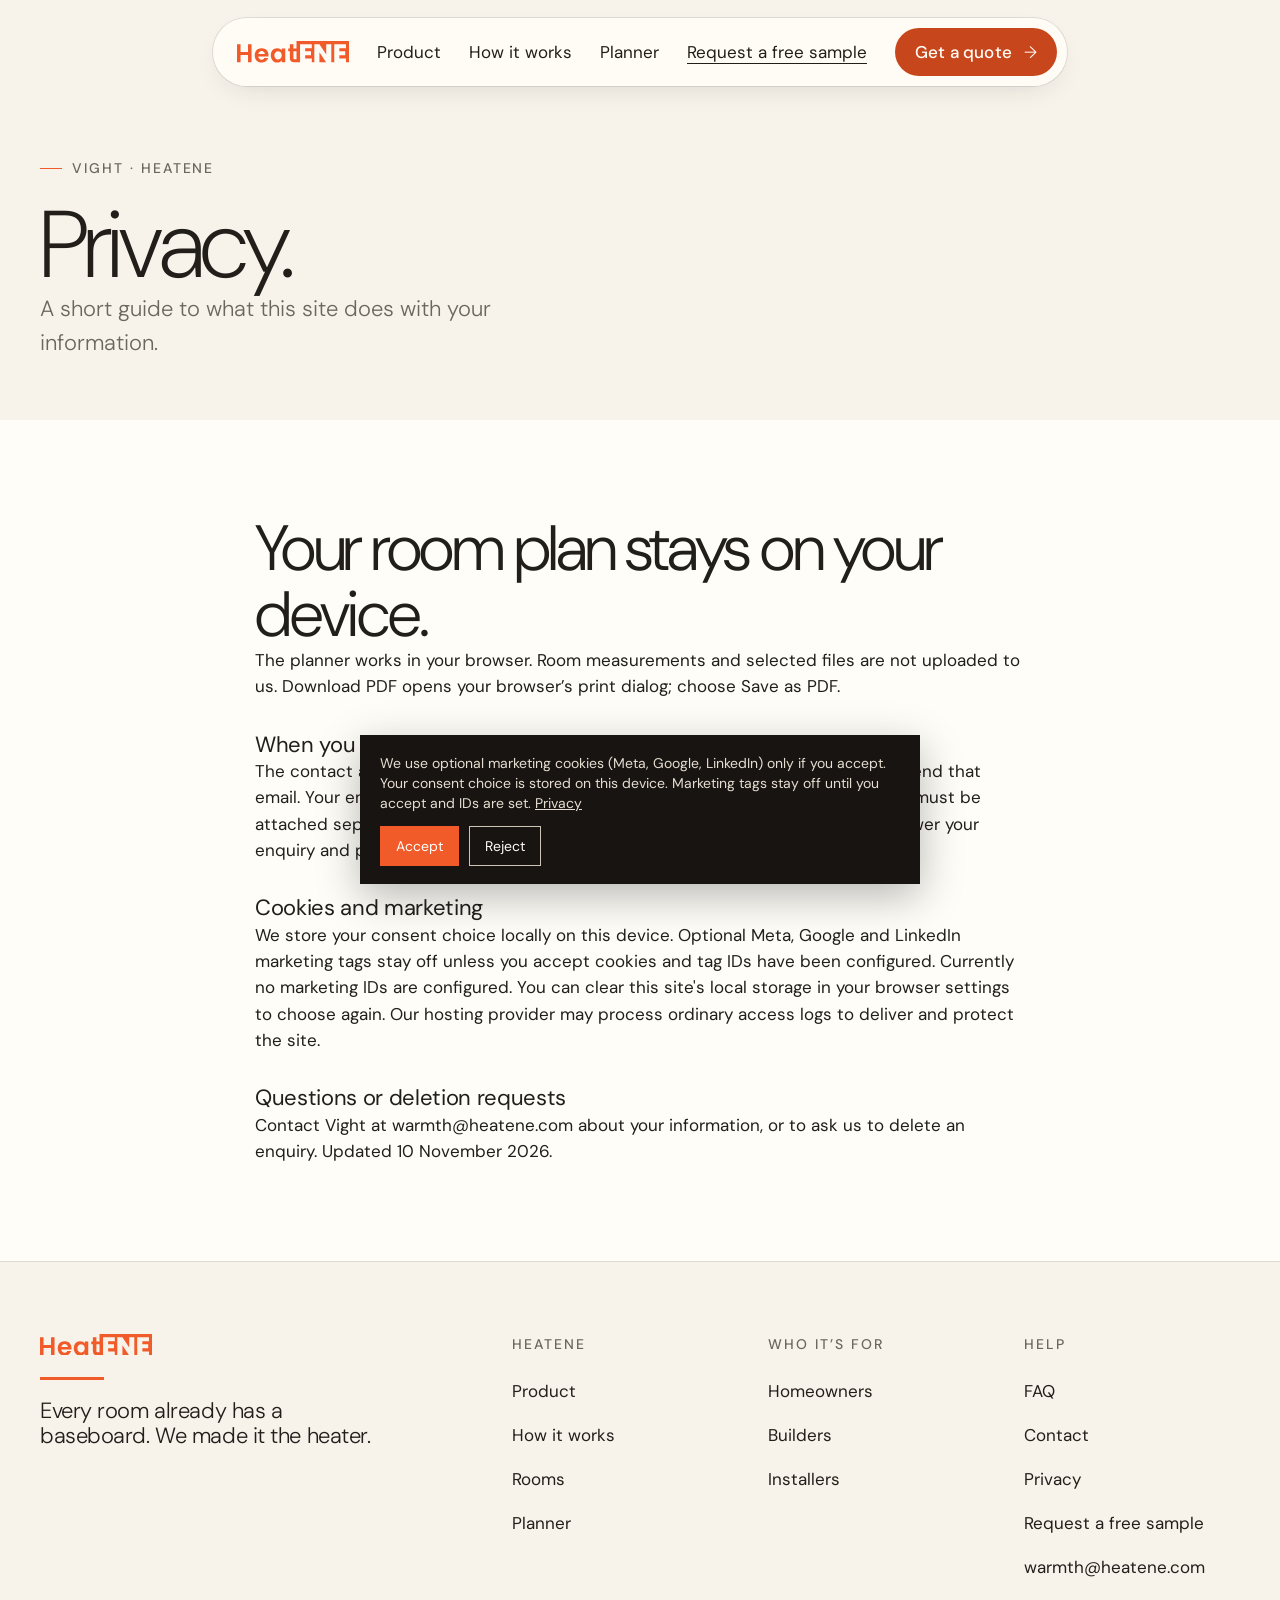
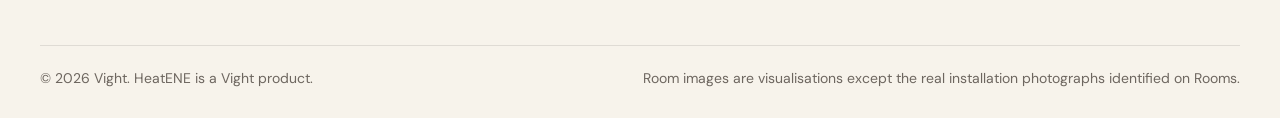
<file: privacy/index.html>
<!doctype html><html lang="en"><head><meta charset="utf-8"><meta name="viewport" content="width=device-width,initial-scale=1"><title>Privacy | HeatENE</title><meta property="og:title" content="Privacy | HeatENE"><meta name="description" content="HeatENE is a slim 5.5 in baseboard heater: silent, 100% efficient radiant plus convective warmth, room by room, with even warmth along every wall run. Whole-house heat for new and tight builds; in existing homes, alongside your current heating."><meta property="og:description" content="HeatENE is a slim 5.5 in baseboard heater: silent, 100% efficient radiant plus convective warmth, room by room, with even warmth along every wall run. Whole-house heat for new and tight builds; in existing homes, alongside your current heating."><link rel="icon" type="image/png" sizes="32x32" href="../assets/img/favicon-32.png"><link rel="apple-touch-icon" href="../assets/img/apple-touch-icon.png"><link rel="canonical" href="https://www.heatene.com/privacy/"><meta property="og:url" content="https://www.heatene.com/privacy/"><meta property="og:type" content="website"><meta property="og:image" content="https://www.heatene.com/assets/img/og.jpg"><meta property="og:image:alt" content="HeatENE matt white skirting in a furnished room"><meta name="twitter:card" content="summary_large_image"><!-- Tracking pixels: paste IDs into assets/js/pixels.js. Loads only after cookie consent. Empty = inactive. -->
<style>
@font-face{font-family:"DM Sans";src:url(../assets/fonts/DMSans-Variable.ttf) format("truetype");font-weight:100 1000;font-display:swap}
:root{--o:#F15A29;--od:#D94718;--g:#171411;--ink:#221F1B;--mu:#6D665F;--ch:#F7F3EB;--pl:#E7DED2;--li:#CFC4B5;--wh:#FFFDF8}
*{box-sizing:border-box;margin:0;padding:0;border-radius:0}
html{scroll-behavior:smooth}
body{font-family:"DM Sans",system-ui,sans-serif;background:var(--wh);color:var(--ink);font-size:17px;line-height:1.55;-webkit-font-smoothing:antialiased}
a{color:inherit;text-decoration:none}img{display:block;width:100%;height:100%;object-fit:cover}
.lp{fill:#F15A29}.ld{fill:#FFFDF8}.logo{display:block;width:112px;height:auto}
.w{max-width:1320px;margin:0 auto;padding:0 40px}
.lab{display:inline-flex;align-items:center;gap:10px;font-size:14px;letter-spacing:.14em;text-transform:uppercase;color:var(--mu);font-weight:500}
.lab:before{content:"";width:22px;height:1px;background:var(--o)}
h1,h2,h3{font-weight:300;letter-spacing:-.035em;line-height:1.02}
h2{font-size:clamp(38px,5vw,72px)}
h3{font-size:22px;font-weight:400;letter-spacing:-.015em;line-height:1.2}
p.lead{font-size:22px;color:var(--mu);max-width:560px;font-weight:300}
.btn{display:inline-flex;align-items:center;gap:12px;height:52px;padding:0 26px;background:var(--g);color:var(--wh);font-size:17px;font-weight:500;letter-spacing:.01em}
.btn.o{background:var(--o)}.btn.line{background:transparent;color:var(--ink);box-shadow:inset 0 0 0 1px var(--ink)}
.btn:after{content:"→";font-weight:300}
section{padding:140px 0}
.tag{position:absolute;left:14px;bottom:14px;font-size:14px;letter-spacing:.14em;text-transform:uppercase;background:rgba(255,253,248,.86);color:var(--ink);padding:5px 9px;font-weight:500}
.tag.real{background:var(--g);color:var(--wh)}
.tag.real:before{content:"";display:inline-block;width:6px;height:6px;background:var(--o);margin-right:7px;vertical-align:1px}
.fig{position:relative;overflow:hidden;background:var(--pl)}
.ph{outline:1px dashed var(--o);outline-offset:-1px}
.chip{display:inline-block;font-size:14px;letter-spacing:.12em;text-transform:uppercase;color:var(--od);border:1px dashed var(--o);padding:3px 7px;font-weight:500}
/* the wall-floor line motif */
.rule{position:relative;height:1px;background:var(--li)}
.rule:before{content:"";position:absolute;left:0;top:-1px;width:64px;height:3px;background:var(--o)}

/* nav */
.nav{position:fixed;top:18px;left:50%;transform:translateX(-50%);z-index:20;display:flex;align-items:center;gap:34px;background:rgba(255,253,248,.92);backdrop-filter:blur(10px);padding:12px 12px 12px 22px;box-shadow:0 0 0 1px rgba(34,31,27,.08)}
.nav ul{display:flex;gap:26px;list-style:none;font-size:14px;white-space:nowrap}.nav .q{white-space:nowrap}
.nav ul a{color:var(--mu)}.nav ul a:hover{color:var(--ink)}
.nav .q{height:38px;padding:0 16px;font-size:14px}
/* hero */
.hero{position:relative;height:100vh;min-height:720px;max-height:980px;padding:0;overflow:hidden;background:var(--pl)}
.hero img{position:absolute;inset:0;width:100%;height:100%;object-fit:cover}
.hero:after{content:"";position:absolute;inset:0;background:linear-gradient(90deg,rgba(23,20,17,.38) 0%,rgba(23,20,17,.12) 45%,rgba(23,20,17,0) 65%),linear-gradient(180deg,rgba(23,20,17,0) 45%,rgba(23,20,17,.3) 100%)}
.hero .copy{position:absolute;left:0;right:0;bottom:56px;z-index:2;color:var(--wh)}
.hero h1{font-size:clamp(56px,7.6vw,124px);font-weight:250;max-width:900px}
.hero .row{display:flex;flex-direction:column;align-items:flex-start;gap:26px;margin-top:28px;max-width:560px}
.hero .row p{max-width:460px;font-size:17px;font-weight:300;opacity:.95}
.hero .tag{left:auto;right:40px;bottom:40px;z-index:3}
.hero .hl{position:absolute;z-index:2;left:0;bottom:0;width:100%;height:1px;background:rgba(255,253,248,.4)}
/* idea */
.idea .grid{display:grid;grid-template-columns:5fr 7fr;gap:80px;align-items:end}
.idea h2 em{font-style:normal;color:var(--o)}
.idea .pair{display:grid;grid-template-columns:1fr 1fr;gap:16px;margin-top:80px}
.idea .pair .fig{aspect-ratio:4/3}
.idea .cap{display:flex;justify-content:space-between;margin-top:14px;font-size:14px;color:var(--mu)}
/* readouts */
.reads{display:grid;grid-template-columns:repeat(4,1fr);border-top:1px solid var(--li);border-bottom:1px solid var(--li);margin-top:96px}
.reads div{padding:30px 28px 34px;border-left:1px solid var(--li)}.reads div:first-child{border-left:0;padding-left:0}
.reads b{display:block;font-size:34px;font-weight:300;letter-spacing:-.02em;margin-bottom:6px}
.reads span{font-size:14px;color:var(--mu)}
/* comfort */
.comfort{background:var(--ch)}
.comfort .top{display:flex;justify-content:space-between;align-items:end;gap:60px;margin-bottom:64px}
.three{display:grid;grid-template-columns:repeat(3,1fr);gap:16px}
.card .fig{aspect-ratio:4/5}
.card h3{margin-top:22px}.card p{margin-top:8px;color:var(--mu);font-size:17px;max-width:360px}
.card .n{font-size:14px;letter-spacing:.14em;color:var(--o);font-weight:500;margin-top:22px;display:block}
/* how */
.how .grid{display:grid;grid-template-columns:1fr 1fr;gap:80px;align-items:center}
.steps{margin-top:48px;border-top:1px solid var(--li)}
.steps li{list-style:none;display:grid;grid-template-columns:56px 1fr;padding:22px 0;border-bottom:1px solid var(--li)}
.steps li b{font-weight:400;color:var(--o);font-size:14px;letter-spacing:.1em;padding-top:3px}
.steps li h3{font-size:22px}.steps li p{color:var(--mu);font-size:17px;margin-top:4px}
.how .fig{aspect-ratio:3/4}
/* product */
.product{background:var(--g);color:var(--wh)}
.product .lab{color:#b8ada1}
.product p.lead{color:#c9bfb3}
.product .grid{display:grid;grid-template-columns:7fr 5fr;grid-template-rows:640px;gap:16px;margin-top:64px}
.product .big{height:100%}
.product .stack{display:grid;grid-template-rows:1fr 1fr;gap:16px}
.product .specs{display:grid;grid-template-columns:repeat(3,1fr);margin-top:64px;border-top:1px solid #3b352f}
.product .specs div{padding:24px 24px 0 0}
.product .specs dt{font-size:14px;letter-spacing:.12em;text-transform:uppercase;color:#9d9287}
.product .specs dd{font-size:22px;font-weight:300;margin-top:6px}
.product .chip{color:#ff8c63;border-color:#ff8c63}
.product .tag{background:rgba(255,253,248,.9)}.product .tag.real{background:var(--g);color:var(--wh)}
/* rooms */
.rooms .top{display:flex;justify-content:space-between;align-items:end;margin-bottom:56px;gap:40px}
.gal{display:grid;grid-template-columns:repeat(12,1fr);grid-auto-rows:120px;gap:16px}
.gal .fig img{width:100%;height:100%;object-fit:cover;display:block}
.gal .fig:nth-child(1){grid-column:span 7;grid-row:span 5}
.gal .fig:nth-child(2){grid-column:span 5;grid-row:span 5}
.gal .fig:nth-child(3),.gal .fig:nth-child(4),.gal .fig:nth-child(5){grid-column:span 4;grid-row:span 4}
.gal .fig:nth-child(6){grid-column:span 5;grid-row:span 4}
.gal .fig:nth-child(7){grid-column:span 7;grid-row:span 4}
.gnote{margin-top:18px;font-size:14px;color:var(--mu)}
.gal .cap{position:absolute;right:14px;bottom:14px;color:var(--wh);font-size:14px;text-shadow:0 1px 8px rgba(0,0,0,.35)}
/* real installs strip */
.real{padding-top:0}
.real .strip{display:grid;grid-template-columns:repeat(3,1fr);gap:16px;margin-top:40px}
.real .strip .fig{aspect-ratio:3/4}
/* trade */
.trade{background:var(--pl)}
.trade .grid{display:grid;grid-template-columns:6fr 6fr;gap:80px;align-items:start}
.trade .fig{aspect-ratio:4/3}
.trade ul{list-style:none;margin:40px 0 44px;border-top:1px solid var(--li)}
.trade ul li{padding:18px 0;border-bottom:1px solid var(--li);display:grid;grid-template-columns:200px 1fr;gap:20px;font-size:17px}
.trade ul li b{font-weight:500}
.trade ul li span{color:var(--mu)}
.trade .acts{display:flex;gap:12px;flex-wrap:wrap}
/* faq */
.faq .grid{display:grid;grid-template-columns:4fr 8fr;gap:80px}
details{border-bottom:1px solid var(--li);padding:24px 0}
details:first-child{border-top:1px solid var(--li)}
summary{list-style:none;cursor:pointer;font-size:22px;font-weight:400;letter-spacing:-.01em;display:flex;justify-content:space-between}
summary::-webkit-details-marker{display:none}
summary:after{content:"+";color:var(--o);font-weight:300}
details[open] summary:after{content:"–"}
details p{color:var(--mu);margin-top:12px;max-width:680px}
/* cta */
.cta{position:relative;padding:0;min-height:640px;color:var(--wh);overflow:hidden}
.cta img{position:absolute;inset:0}
.cta:before{content:"";position:absolute;inset:0;background:rgba(23,20,17,.48);z-index:1}
.cta .w{position:relative;z-index:2;padding-top:150px;padding-bottom:110px}
.cta h2{font-size:clamp(48px,7vw,108px);max-width:900px}
.cta .acts{display:flex;gap:12px;margin-top:44px;flex-wrap:wrap}
.cta .btn.line{color:var(--wh);box-shadow:inset 0 0 0 1px var(--wh)}
.cta p{margin-top:22px;opacity:.85}
.cta .tag{z-index:3}
footer{background:var(--g);color:#b8ada1;font-size:14px}
footer .w{display:flex;justify-content:space-between;align-items:center;padding-top:36px;padding-bottom:36px;gap:20px}
/* audience split */
.aud{padding:0;background:var(--wh)}
.aud .row3{display:grid;grid-template-columns:repeat(3,1fr);border-bottom:1px solid var(--li)}
.aud a.c{display:flex;flex-direction:column;gap:14px;padding:44px 40px 40px;border-left:1px solid var(--li);transition:background .2s}
.aud a.c:first-child{border-left:0}
.aud a.c:hover{background:var(--ch)}
.aud .k{font-size:14px;letter-spacing:.14em;text-transform:uppercase;color:var(--o);font-weight:500}
.aud h3{font-size:34px;font-weight:300;letter-spacing:-.025em}
.aud p{color:var(--mu);font-size:17px;max-width:360px}
.aud .go{margin-top:auto;padding-top:14px;font-size:17px;font-weight:500;display:flex;align-items:center;gap:10px}
.aud .go:after{content:"→";font-weight:300;color:var(--o)}
/* how it fits */
.fits{background:var(--ch)}
.fits .grid{display:grid;grid-template-columns:5fr 7fr;gap:80px;align-items:center}
.fits ul{list-style:none;margin-top:36px;border-top:1px solid var(--li)}
.fits li{display:grid;grid-template-columns:36px 1fr;padding:18px 0;border-bottom:1px solid var(--li);font-size:17px}
.fits li i{display:block;width:20px;height:3px;background:var(--o);margin-top:11px}
.fits li i.t{width:10px;height:10px;background:var(--g);margin-top:7px}
.fits li i.hp{width:22px;height:10px;background:transparent;outline:1.5px dashed var(--mu);margin-top:7px}
.fits li b{font-weight:500}.fits li span{color:var(--mu)}
.fits .pair{margin-top:28px;padding:18px 20px;background:var(--wh);font-size:17px;color:var(--mu);border-left:3px solid var(--li)}
.fits .pair b{color:var(--ink);font-weight:500}
.plan{background:var(--wh);padding:28px;box-shadow:0 0 0 1px var(--li)}
.plan svg{display:block;width:100%;height:auto}
.plan .pc{display:flex;justify-content:space-between;margin-top:14px;font-size:14px;color:var(--mu)}
/* comparison */
.cmp .top{display:flex;justify-content:space-between;align-items:end;gap:60px;margin-bottom:56px}
.tbl{overflow-x:auto;-webkit-overflow-scrolling:touch}
.tbl table{width:100%;min-width:1080px;border-collapse:collapse;font-size:17px}
.tbl th,.tbl td{text-align:left;vertical-align:top;padding:16px 14px;border-bottom:1px solid var(--li)}
.tbl thead th{font-size:14px;letter-spacing:.1em;text-transform:uppercase;color:var(--mu);font-weight:500;border-bottom:1px solid var(--ink)}
.tbl tbody th{font-weight:500;width:150px;color:var(--ink)}
.tbl td{color:var(--mu)}
.tbl .h{background:var(--ch);color:var(--ink)}
.tbl thead th.h{color:var(--ink);box-shadow:inset 0 3px 0 var(--o)}
.tbl .y:before{content:"";display:inline-block;width:8px;height:8px;background:var(--o);margin-right:8px;vertical-align:1px}
.energy{display:grid;grid-template-columns:5fr 7fr;gap:60px;margin-top:64px;padding-top:40px;border-top:1px solid var(--li)}
.energy h3{font-size:34px;font-weight:300}
.energy p{color:var(--mu);margin-bottom:14px}
.energy .nums{display:grid;grid-template-columns:1fr 1fr;gap:16px;margin:8px 0 18px}
.energy .nums div{background:var(--ch);padding:22px}
.energy .nums b{display:block;font-size:34px;font-weight:300;letter-spacing:-.02em}
.energy .nums span{font-size:14px;color:var(--mu)}
.fn{font-size:14px;color:var(--mu);margin-top:22px;max-width:980px;line-height:1.5}
/* planner */
.planner{background:var(--g);color:var(--wh)}
.planner .lab{color:#b8ada1}.planner p.lead{color:#c9bfb3}
.planner .top{display:flex;justify-content:space-between;align-items:end;gap:60px;margin-bottom:48px}
.pl{display:grid;grid-template-columns:8fr 4fr;gap:16px;align-items:start}
.pl .rooms-in{background:#211d19;padding:24px}
.pl .hd,.pl .rm{display:grid;grid-template-columns:1.8fr .8fr .8fr .7fr .9fr 36px;gap:8px;align-items:center}
.pl .hd{font-size:14px;letter-spacing:.1em;text-transform:uppercase;color:#9d9287;padding-bottom:10px;border-bottom:1px solid #3b352f}
.pl .rm{padding:10px 0;border-bottom:1px solid #3b352f}
.pl input,.pl select{width:100%;height:40px;background:#171411;color:var(--wh);border:1px solid #4a433c;padding:0 10px;font:inherit;font-size:17px;border-radius:0}
.pl input:focus{outline:2px solid var(--o);outline-offset:-2px;border-color:transparent}
.pl .x{height:40px;background:none;border:1px solid #4a433c;color:#b8ada1;cursor:pointer;font-size:17px}
.pl .x:hover{color:var(--wh);border-color:var(--o)}
.pl .tools{display:flex;gap:12px;align-items:center;justify-content:space-between;margin-top:18px;flex-wrap:wrap}
.pl .add{height:44px;padding:0 18px;background:transparent;color:var(--wh);border:1px solid #6d665f;font:inherit;font-size:17px;cursor:pointer}
.pl .add:hover{border-color:var(--o)}
.pl .dw{display:flex;gap:10px;align-items:center;font-size:14px;color:#b8ada1}.pl .dw input{width:70px}
.pl .out{background:var(--wh);color:var(--ink);padding:28px}
.pl .big{font-size:64px;font-weight:250;letter-spacing:-.04em;line-height:1}
.pl .big small{font-size:22px;letter-spacing:0;color:var(--mu);margin-left:6px}
.pl dl{margin-top:22px;border-top:1px solid var(--li)}
.pl dl div{display:flex;justify-content:space-between;padding:11px 0;border-bottom:1px solid var(--li);font-size:17px}
.pl dt{color:var(--mu)}.pl dd{font-weight:500}
.pl .price{margin-top:18px;padding:14px 16px}
.pl .price b{font-size:22px;font-weight:300;display:block;margin-top:6px}
.pl .note{font-size:14px;color:var(--mu);margin-top:14px;line-height:1.5}
.pl .soon{margin-top:14px;font-size:14px;display:flex;justify-content:space-between;color:var(--mu)}
.pl .per{margin-top:18px;font-size:14px;color:#b8ada1}
.pl .per table{width:100%;border-collapse:collapse}.pl .per td,.pl .per th{padding:6px 4px;text-align:right;border-bottom:1px solid #3b352f}.pl .per th{font-weight:500;color:#9d9287;font-size:14px;letter-spacing:.08em;text-transform:uppercase}.pl .per td:first-child,.pl .per th:first-child{text-align:left}
.send{margin-top:16px;background:#211d19;padding:28px;display:grid;grid-template-columns:4fr 8fr;gap:40px}
.send h3{font-size:34px;font-weight:300}
.send p{color:#b8ada1;font-size:17px;margin-top:8px}
.send form{display:grid;grid-template-columns:1fr 1fr;gap:10px}
.send label{font-size:14px;letter-spacing:.1em;text-transform:uppercase;color:#9d9287;display:flex;flex-direction:column;gap:6px}
.send .full{grid-column:span 2}
.send input,.send select{height:44px;background:#171411;color:var(--wh);border:1px solid #4a433c;padding:0 12px;font:inherit;font-size:17px;border-radius:0}
.send button{height:52px;background:var(--o);color:var(--wh);border:0;font:inherit;font-weight:500;font-size:17px;cursor:pointer}
.send .draft{font-size:14px;color:#ff8c63;margin-top:4px}
.planner .chip{color:#ff8c63;border-color:#ff8c63}
/* builders */
.builders{background:var(--pl)}
.builders .grid{display:grid;grid-template-columns:6fr 6fr;gap:80px;align-items:start}
.builders .fig{aspect-ratio:4/3}
.builders ul{list-style:none;margin:36px 0 0;border-top:1px solid var(--li)}
.builders ul li{padding:18px 0;border-bottom:1px solid var(--li);display:grid;grid-template-columns:220px 1fr;gap:20px;font-size:17px}
.builders ul li b{font-weight:500}.builders ul li span{color:var(--mu)}
.pilot{margin-top:16px;background:var(--wh);padding:26px}
.pilot h3{font-size:22px;font-weight:400}
.pilot p{color:var(--mu);font-size:17px;margin-top:6px}
.pilot form{display:grid;grid-template-columns:1fr 1fr;gap:10px;margin-top:18px}
.pilot label{font-size:14px;letter-spacing:.1em;text-transform:uppercase;color:var(--mu);display:flex;flex-direction:column;gap:6px}
.pilot input,.pilot select{height:44px;border:1px solid var(--li);background:var(--wh);padding:0 12px;font:inherit;font-size:17px;color:var(--ink);border-radius:0}
.pilot .full{grid-column:span 2}
.pilot button{height:52px;background:var(--g);color:var(--wh);border:0;font:inherit;font-weight:500;font-size:17px;cursor:pointer}
.pilot .draft{font-size:14px;color:var(--od)}
/* sample */
.sample{padding:0;background:var(--g);color:var(--wh)}
.sample .grid{display:grid;grid-template-columns:5fr 7fr;align-items:stretch}
.sample .fig{min-height:420px}
.sample .tx{padding:80px 64px;display:flex;flex-direction:column;justify-content:center;gap:18px}
.sample .lab{color:#b8ada1}
.sample h2{font-size:clamp(36px,4vw,56px)}
.sample p{color:#c9bfb3;max-width:520px}
.sample .chip{color:#ff8c63;border-color:#ff8c63;align-self:flex-start}
@media (max-width:900px){
 .aud .row3{grid-template-columns:1fr}.aud a.c{border-left:0;border-top:1px solid var(--li);padding:30px 22px}
 .fits .grid,.energy,.builders .grid,.sample .grid,.send{grid-template-columns:1fr;gap:32px}
 .cmp .top,.planner .top{flex-direction:column;align-items:flex-start;gap:20px}
 .plan{padding:14px}
 .pl{grid-template-columns:1fr}
 .pl .hd{display:none}
 .pl .rm{grid-template-columns:1fr 1fr 1fr;gap:8px;padding:14px 0}
 .pl .rm>*:first-child{grid-column:span 3}
 .pl .rm label.m{display:flex;flex-direction:column;gap:4px;font-size:14px;letter-spacing:.08em;text-transform:uppercase;color:#9d9287}
 .send form,.pilot form{grid-template-columns:1fr}.send .full,.pilot .full{grid-column:auto}
 .builders ul li{grid-template-columns:1fr;gap:4px}
 .energy .nums{grid-template-columns:1fr}
 .sample .tx{padding:48px 22px}
}
@media (min-width:901px){.pl .rm label.m span{display:none}}

@media (max-width:900px){
 .w{padding:0 22px}section{padding:88px 0}
 .nav{left:12px;right:12px;transform:none;top:12px;gap:12px;justify-content:space-between}.nav ul{display:none}
 .hero{min-height:640px}.hero img{object-position:28% 55%}.hero .copy{bottom:34px}.hero h1{font-size:54px}.hero .row{flex-direction:column;align-items:flex-start;gap:22px}.hero .row p{font-size:17px}.hero .tag{right:12px;bottom:auto;top:76px}
 .idea .grid,.how .grid,.trade .grid,.faq .grid,.product .grid{grid-template-columns:1fr;gap:36px}
 .idea .pair{grid-template-columns:1fr;margin-top:48px}
 .reads{grid-template-columns:1fr 1fr}.reads div:nth-child(3){border-left:0;padding-left:0}.reads div{border-top:1px solid var(--li)}
 .comfort .top,.rooms .top{flex-direction:column;align-items:flex-start}
 .three{grid-template-columns:1fr;gap:40px}.real .strip{grid-template-columns:1fr 1fr}
 .gal{grid-template-columns:1fr 1fr;grid-auto-rows:auto;gap:10px}.gal .fig:nth-child(n){grid-column:span 1;grid-row:auto;aspect-ratio:4/5}.gal .fig:nth-child(1),.gal .fig:nth-child(6),.gal .fig:nth-child(7){grid-column:span 2;aspect-ratio:4/3}.gal .cap{font-size:14px;left:10px;right:auto;bottom:10px;text-shadow:0 1px 6px rgba(0,0,0,.55)}.gal .tag{left:8px;bottom:8px;font-size:14px;padding:4px 6px}
 .product .specs{grid-template-columns:1fr}.product .grid{grid-template-rows:auto}.product .big{aspect-ratio:4/3;height:auto}.product .stack{grid-template-rows:none;grid-template-columns:1fr 1fr}.product .stack .fig{aspect-ratio:3/4}
 .trade ul li{grid-template-columns:1fr;gap:4px}
}
.real .strip{grid-template-columns:repeat(3,1fr)}
.real .strip .fig{border-radius:20px}
.real .strip .tag{top:14px;bottom:auto;display:inline-flex;align-items:center}
.real .strip .tag:before{flex:none}
.real .strip .fig img{width:100%;height:100%;object-fit:cover;display:block;border-radius:inherit}
@media (max-width:900px){.real .strip{grid-template-columns:1fr 1fr;gap:12px;margin-top:28px}.real .strip .fig:first-child{grid-column:1/-1;aspect-ratio:4/3}.real .strip .tag{left:8px;right:auto;top:8px;bottom:auto;width:max-content;max-width:calc(100% - 16px);font-size:14px;letter-spacing:.08em;padding:4px 8px;line-height:1.35}}
.pl .wnote{margin-top:10px;font-size:14px;color:var(--mu);line-height:1.45}
.pl .per table{min-width:520px}
/* ===== inner pages (shared) ===== */
.nav .cur{color:var(--ink);box-shadow:inset 0 -1px 0 var(--o)}
.nav .mb{display:none;height:38px;padding:0 14px;background:transparent;border:1px solid var(--li);font:inherit;font-size:14px;color:var(--ink);cursor:pointer}
.mnav{display:none;position:fixed;top:76px;left:12px;right:12px;z-index:19;background:var(--wh);box-shadow:0 0 0 1px var(--li);padding:10px 22px 18px}
.mnav a{display:flex;justify-content:space-between;padding:13px 0;border-bottom:1px solid var(--pl);font-size:17px}
.mnav a:after{content:"→";color:var(--o)}
.mnav.open{display:block}
@media (max-width:1180px){.nav ul{display:none}.nav .mb{display:inline-block}.nav{gap:12px}}
/* footer, site version */
footer.site{padding:0}
footer.site .fw{max-width:1320px;margin:0 auto;padding:72px 40px 28px}
footer.site .cols{display:grid;grid-template-columns:4fr 2fr 2fr 2fr 2fr;gap:40px;padding-bottom:56px;border-bottom:1px solid #3b352f}
footer.site h4{font-size:14px;letter-spacing:.14em;text-transform:uppercase;color:#7d746a;font-weight:500;margin-bottom:14px}
footer.site .cols a{display:block;padding:5px 0;color:#d8cfc4;font-size:17px}
footer.site .cols a:hover{color:var(--wh)}
footer.site .big{font-size:34px;font-weight:300;color:var(--wh);letter-spacing:-.02em;line-height:1.15;margin-top:22px;max-width:360px}
footer.site .line{position:relative;height:1px;background:#3b352f;margin:0}
footer.site .base{display:flex;justify-content:space-between;gap:24px;padding-top:22px;font-size:14px;color:#9d9287;flex-wrap:wrap}
/* page hero shell */
.xh{position:relative;padding:0;overflow:hidden;color:var(--wh);background:var(--g)}
.xh .bg{position:absolute;inset:0}
.xh .bg:after{content:"";position:absolute;inset:0;background:linear-gradient(90deg,rgba(23,20,17,.5) 0%,rgba(23,20,17,.18) 50%,rgba(23,20,17,0) 72%),linear-gradient(180deg,rgba(23,20,17,.1) 0%,rgba(23,20,17,0) 40%,rgba(23,20,17,.42) 100%)}
.xh .in{position:relative;z-index:2;max-width:1320px;margin:0 auto;padding:0 40px}
.xh .idx{font-size:14px;letter-spacing:.16em;text-transform:uppercase;font-weight:500;display:flex;gap:14px;align-items:center;color:rgba(255,253,248,.85)}
.xh .idx b{color:var(--o);font-weight:500}
.xh .idx:before{content:"";width:22px;height:1px;background:var(--o)}
.xh h1{font-size:clamp(54px,7.4vw,120px);font-weight:250;letter-spacing:-.045em;line-height:.98;margin-top:20px}
.xh p.sub{font-size:22px;font-weight:300;max-width:500px;margin-top:26px;opacity:.95}
.xh .acts{display:flex;gap:12px;flex-wrap:wrap;margin-top:32px}
.xh .btn.line{color:var(--wh);box-shadow:inset 0 0 0 1px rgba(255,253,248,.9)}
.xh .jump{position:absolute;z-index:3;left:0;right:0;bottom:0;border-top:1px solid rgba(255,253,248,.28)}
.xh .jump .in{display:flex;gap:0}
.xh .jump a{flex:1;padding:18px 0 20px;font-size:14px;color:rgba(255,253,248,.8);border-left:1px solid rgba(255,253,248,.18);padding-left:18px;display:flex;gap:10px}
.xh .jump a:first-child{border-left:0;padding-left:0}
.xh .jump a b{color:var(--o);font-weight:500}
.xh .jump a:hover{color:var(--wh)}
/* hero: full-bleed photo */
.xh.photo{height:92vh;min-height:720px;max-height:940px}
.xh.photo .copy{position:absolute;left:0;right:0;bottom:120px;z-index:2}
/* hero: split */
.xh.split{display:grid;grid-template-columns:6fr 6fr;height:100vh;min-height:760px;max-height:940px}
.xh.split .jump{background:var(--g)}
.xh.split .l{position:relative;padding:190px 64px 150px max(40px,calc((100vw - 1320px)/2 + 40px));display:flex;flex-direction:column;justify-content:flex-end}
.xh.split .r{position:relative}
.xh.split .floor{position:absolute;left:0;right:0;z-index:3;height:3px;background:var(--o);pointer-events:none}
/* hero: chalk */
.xh.chalk{background:var(--ch);color:var(--ink)}
.xh.chalk .idx{color:var(--mu)}
.xh.chalk .btn.line{color:var(--ink);box-shadow:inset 0 0 0 1px var(--ink)}
.xh.chalk .jump{border-top-color:var(--li)}.xh.chalk .jump a{color:var(--mu);border-left-color:var(--li)}.xh.chalk .jump a:hover{color:var(--ink)}
/* section head */
.sh{display:flex;justify-content:space-between;align-items:end;gap:60px;margin-bottom:64px}
.sh h2 em{font-style:normal;color:var(--o)}
.dark{background:var(--g);color:var(--wh)}.dark .lab{color:#b8ada1}.dark p.lead{color:#c9bfb3}.dark .chip{color:#ff8c63;border-color:#ff8c63}
.chalk{background:var(--ch)}.plaster{background:var(--pl)}
.tc{display:inline-block;font-size:14px;letter-spacing:.12em;text-transform:uppercase;color:var(--od);border:1px dashed var(--o);padding:3px 7px;font-weight:500;white-space:nowrap}
.dark .tc{color:#ff8c63;border-color:#ff8c63}
.vnote{font-size:14px;color:var(--mu);margin-top:16px}.dark .vnote{color:#9d9287}
.capline{display:flex;justify-content:space-between;margin-top:12px;font-size:14px;color:var(--mu)}
/* big statement band */
.band{padding:120px 0}
.band .st{font-size:clamp(34px,4.4vw,64px);font-weight:250;letter-spacing:-.035em;line-height:1.08;max-width:1100px}
.band .st em{font-style:normal;color:var(--o)}
/* next page strip */
.nextp{padding:0;background:var(--wh)}
.nextp .g{display:grid;grid-template-columns:1fr 1fr;border-top:1px solid var(--li)}
.nextp a{display:grid;grid-template-columns:1fr 200px;align-items:center;gap:30px;padding:44px 40px;border-left:1px solid var(--li);transition:background .2s}
.nextp a:first-child{border-left:0}
.nextp a:hover{background:var(--ch)}
.nextp .k{font-size:14px;letter-spacing:.14em;text-transform:uppercase;color:var(--o);font-weight:500}
.nextp h3{font-size:34px;font-weight:300;margin-top:10px}
.nextp .fig{aspect-ratio:4/3}
/* ===== product ===== */
.anat{display:grid;grid-template-columns:8fr 4fr;gap:16px}
.anat .fig{aspect-ratio:4/3}
.pin{position:absolute;z-index:2;transform:translate(-50%,-50%);width:30px;height:30px;background:var(--o);color:var(--wh);font-size:14px;font-weight:500;display:flex;align-items:center;justify-content:center;cursor:pointer;border:0;font-family:inherit}
.pin:after{content:"";position:absolute;inset:-7px;box-shadow:0 0 0 1px rgba(241,90,41,.55)}
.pin.on{background:var(--g)}
.alist{list-style:none;border-top:1px solid var(--li)}
.alist li{display:grid;grid-template-columns:44px 1fr;padding:18px 0;border-bottom:1px solid var(--li);cursor:pointer;transition:background .15s}
.alist li b{color:var(--o);font-weight:500;font-size:14px;padding-top:2px}
.alist li h3{font-size:22px}.alist li p{color:var(--mu);font-size:17px;margin-top:3px}
.alist li.on{background:var(--ch);box-shadow:-12px 0 0 var(--ch),12px 0 0 var(--ch)}
.kit{display:grid;grid-template-columns:2.2fr 1fr 1fr 1fr 1fr;gap:0;border-top:1px solid #3b352f;border-bottom:1px solid #3b352f}
.kit div{padding:34px 26px 30px;border-left:1px solid #3b352f;display:flex;flex-direction:column;gap:14px}
.kit div:first-child{border-left:0;padding-left:0}
.kit svg{height:120px;width:100%}
.kit b{font-weight:400;font-size:22px}.kit span{font-size:14px;color:#9d9287}
.sheet{background:var(--wh);box-shadow:0 0 0 1px var(--li)}
.sheet .hd{display:flex;justify-content:space-between;align-items:center;padding:22px 28px;border-bottom:1px solid var(--ink)}
.sheet .hd b{font-weight:500;letter-spacing:.02em}
.sheet table{width:100%;border-collapse:collapse;font-size:17px}
.sheet th,.sheet td{text-align:left;padding:15px 28px;border-bottom:1px solid var(--pl);vertical-align:top}
.sheet th{width:32%;font-weight:400;color:var(--mu)}
.sheet tr.g th{font-size:14px;letter-spacing:.14em;text-transform:uppercase;color:var(--o);font-weight:500;padding-top:24px;background:var(--ch)}
.sheet tr.g th{width:auto}
.finish{display:grid;grid-template-columns:repeat(3,1fr);gap:16px}
.finish .sw{aspect-ratio:1/1;position:relative}
.finish .sw.w1{background:#F6F4EF;box-shadow:inset 0 0 0 1px var(--li)}
.finish .sw.w2{background:repeating-linear-gradient(90deg,#c9a37a 0 7px,#c29a70 7px 9px,#cfa983 9px 19px,#bf966b 19px 21px)}
.finish .sw.w3{background:var(--ch);outline:1px dashed var(--o);outline-offset:-1px;display:flex;align-items:center;justify-content:center;color:var(--od);font-size:14px}
/* ===== how it works ===== */
.elev{background:var(--wh);box-shadow:0 0 0 1px var(--li);padding:30px}
.elev svg{display:block;width:100%;height:auto}
.zone{display:grid;grid-template-columns:7fr 5fr;gap:60px;align-items:center}
.zone .plan{padding:24px}
.zone .plan svg .rm{cursor:pointer;transition:fill .2s}
.zstate{list-style:none;border-top:1px solid #3b352f}
.zstate li{display:flex;justify-content:space-between;align-items:center;padding:14px 0;border-bottom:1px solid #3b352f;font-size:17px;cursor:pointer}
.zstate li span.s{font-size:14px;letter-spacing:.12em;text-transform:uppercase;padding:4px 9px;font-weight:500;min-width:62px;text-align:center}
.s-on{background:var(--o);color:var(--wh)}.s-low{background:#6b3a26;color:#ffd9c9}.s-off{background:transparent;color:#9d9287;box-shadow:inset 0 0 0 1px #4a433c}
.proof{display:grid;grid-template-columns:repeat(4,1fr);border-top:1px solid var(--ink)}
.proof div{padding:28px 24px 30px 0;border-right:1px solid var(--li);margin-right:24px}
.proof div:last-child{border-right:0}
.proof .st{font-size:14px;letter-spacing:.12em;text-transform:uppercase;color:var(--mu);margin-bottom:22px;display:flex;align-items:center;gap:8px}
.proof .st:before{content:"";width:8px;height:8px;box-shadow:inset 0 0 0 1.5px var(--mu)}
.proof .st.ok:before{background:var(--o);box-shadow:none}
.proof b{display:block;font-weight:400;font-size:22px;letter-spacing:-.01em}
.proof p{font-size:14px;color:var(--mu);margin-top:8px}
/* ===== builders ===== */
.tl{position:relative;margin-top:24px}
.tl .track{display:grid;grid-template-columns:repeat(7,1fr);position:relative}
.tl .track:before{content:"";position:absolute;left:0;right:0;top:27px;height:1px;background:#4a433c}
.tl .st{position:relative;padding-right:18px}
.tl .st .dot{width:13px;height:13px;background:var(--g);box-shadow:inset 0 0 0 1.5px #6d665f;margin:21px 0 26px}
.tl .st.hi .dot{background:var(--o);box-shadow:none;width:13px}
.tl .st.hi:before{content:"";position:absolute;left:0;right:0;top:26px;height:3px;background:var(--o)}
.tl .st b{display:block;font-size:14px;letter-spacing:.14em;text-transform:uppercase;color:#9d9287;font-weight:500}
.tl .st h3{font-size:22px;margin-top:8px;font-weight:400}
.tl .st p{font-size:14px;color:#b8ada1;margin-top:8px}
.tl .st.hi h3{color:var(--o)}
.tl .st .x{font-size:14px;color:#9d9287;margin-top:10px;text-decoration:line-through;text-decoration-color:var(--o)}
.off{display:grid;grid-template-columns:repeat(6,1fr);border-top:1px solid var(--li);border-bottom:1px solid var(--li)}
.off div{padding:28px 20px 30px;border-left:1px solid var(--li);font-size:17px}
.off div:first-child{border-left:0;padding-left:0}
.off s{text-decoration-color:var(--o);text-decoration-thickness:2px;font-size:22px;font-weight:300;letter-spacing:-.01em;display:block;margin-bottom:8px}
.off span{font-size:14px;color:var(--mu)}
/* ===== installers ===== */
.seq{display:grid;grid-template-columns:repeat(3,1fr);gap:16px}
.seq .s{background:var(--wh);box-shadow:0 0 0 1px var(--li);padding:26px;display:flex;flex-direction:column;gap:14px;position:relative}
.seq .s .n{font-size:56px;font-weight:200;letter-spacing:-.04em;line-height:1;color:var(--o)}
.seq .s svg{width:100%;height:150px;background:var(--ch)}
.seq .s h3{font-size:22px}.seq .s p{font-size:17px;color:var(--mu)}
.dl{display:grid;grid-template-columns:repeat(4,1fr);border-top:1px solid #3b352f}
.dl a,.dl div{padding:26px 22px 30px 0;border-bottom:1px solid #3b352f;display:flex;flex-direction:column;gap:10px;margin-right:22px}
.dl .ft{font-size:14px;letter-spacing:.14em;text-transform:uppercase;color:#9d9287}
.dl b{font-weight:400;font-size:22px}
.dl .av{font-size:14px;color:#ff8c63}
.dl svg{width:30px;height:38px}
.need{list-style:none;border-top:1px solid var(--li)}
.need li{display:grid;grid-template-columns:1fr auto;gap:20px;padding:17px 0;border-bottom:1px solid var(--li);font-size:17px;align-items:center}
.need li span{color:var(--mu);font-size:17px}
.ruler{position:absolute;left:0;right:0;bottom:58px;height:40px;z-index:2;pointer-events:none}
/* ===== homeowners ===== */
.swi{display:grid;grid-template-columns:8fr 4fr;gap:16px;align-items:stretch}
.swi .stage{background:var(--wh);box-shadow:0 0 0 1px var(--li);padding:20px}
.swi .stage svg{display:block;width:100%;height:auto}
.swi .opts{display:flex;flex-direction:column;border-top:1px solid var(--li)}
.swi .opts button{all:unset;cursor:pointer;display:grid;grid-template-columns:1fr auto;padding:18px 0;border-bottom:1px solid var(--li);font-size:17px}
.swi .opts button:after{content:"";width:10px;height:10px;box-shadow:inset 0 0 0 1.5px var(--li);align-self:center}
.swi .opts button.on{color:var(--ink);font-weight:500}.swi .opts button.on:after{background:var(--o);box-shadow:none}
.swi .opts button:not(.on){color:var(--mu)}
.swi .say{margin-top:22px;background:var(--wh);padding:22px;box-shadow:0 0 0 1px var(--li);min-height:150px}
.swi .say b{display:block;font-weight:500;margin-bottom:6px}.swi .say p{color:var(--mu);font-size:17px}
.lives{display:grid;grid-template-columns:repeat(4,1fr);gap:16px}
.lives .fig{aspect-ratio:3/4}
.lives h3{margin-top:18px;font-size:22px}.lives p{color:var(--mu);font-size:17px;margin-top:6px}
.path{display:grid;grid-template-columns:repeat(3,1fr);border-top:1px solid #3b352f}
.path div{padding:30px 30px 34px 0;border-right:1px solid #3b352f;margin-right:30px}
.path div:last-child{border-right:0}
.path b{font-size:64px;font-weight:200;color:var(--o);line-height:1;letter-spacing:-.04em}
.path h3{margin-top:18px}.path p{color:#b8ada1;font-size:17px;margin-top:6px}
/* ===== rooms ===== */
.mosaic{display:grid;grid-template-columns:repeat(12,1fr);grid-template-rows:repeat(2,1fr);gap:8px;position:absolute;inset:0;padding:8px}
.mosaic .fig:nth-child(1){grid-column:1/6;grid-row:1/3}
.mosaic .fig:nth-child(2){grid-column:6/10;grid-row:1/2}
.mosaic .fig:nth-child(3){grid-column:10/13;grid-row:1/2}
.mosaic .fig:nth-child(4){grid-column:6/8;grid-row:2/3}
.mosaic .fig:nth-child(5){grid-column:8/13;grid-row:2/3}
.xh.rooms-h{height:92vh;min-height:760px;max-height:940px;background:var(--wh)}
.xh.rooms-h .card{position:absolute;z-index:3;left:max(40px,calc((100vw - 1320px)/2 + 40px));bottom:110px;background:var(--wh);color:var(--ink);padding:40px 44px 44px;max-width:560px;box-shadow:0 0 0 1px var(--li)}
.xh.rooms-h .card .idx{color:var(--mu)}
.xh.rooms-h .card h1{font-size:clamp(54px,6vw,96px)}
.xh.rooms-h .card p.sub{opacity:1;color:var(--mu)}
.filt{display:flex;gap:8px;flex-wrap:wrap;margin-bottom:28px}
.filt button{all:unset;cursor:pointer;height:40px;padding:0 18px;display:inline-flex;align-items:center;font-size:17px;box-shadow:inset 0 0 0 1px var(--li);color:var(--mu)}
.filt button.on{background:var(--g);color:var(--wh);box-shadow:none}
.filt button span{margin-left:8px;font-size:14px;opacity:.6}
.rg{columns:3;column-gap:16px}
.rg .fig{break-inside:avoid;margin-bottom:16px;cursor:zoom-in}
.rg .fig img{height:auto}
.rg .fig .cap{position:absolute;left:16px;bottom:14px;color:var(--wh);font-size:14px;text-shadow:0 1px 10px rgba(0,0,0,.5)}
.rg .fig.hide{display:none}
.lb{position:fixed;inset:0;z-index:50;background:rgba(23,20,17,.94);display:none;align-items:center;justify-content:center;padding:40px}
.lb.open{display:flex}.lb img{max-width:100%;max-height:100%;width:auto;height:auto;object-fit:contain}
.lb button{position:absolute;top:22px;right:22px;all:unset;color:var(--wh);font-size:14px;cursor:pointer;padding:10px 14px;box-shadow:inset 0 0 0 1px rgba(255,253,248,.5)}
.realg{display:grid;grid-template-columns:5fr 3fr 4fr;gap:16px}
.realg .fig{aspect-ratio:3/4}
.realg .fig.w{aspect-ratio:auto}
/* ===== planner page ===== */
.meas{display:grid;grid-template-columns:7fr 5fr;gap:60px;align-items:center}
.meas ol{list-style:none;border-top:1px solid var(--li);counter-reset:m}
.meas li{display:grid;grid-template-columns:44px 1fr;padding:17px 0;border-bottom:1px solid var(--li);font-size:17px}
.meas li b{color:var(--o);font-weight:500;font-size:14px}
.meas li span{color:var(--mu)}
.xh.plan-h .r{background:var(--wh);display:flex;align-items:center;justify-content:center;padding:150px 50px 100px}
.xh.plan-h .r svg{width:100%;height:auto}
/* ===== faq page ===== */
.fq{display:grid;grid-template-columns:3fr 9fr;gap:80px;align-items:start}
.fq .rail{position:sticky;top:110px;display:flex;flex-direction:column;border-top:1px solid var(--li)}
.fq .rail a{display:flex;justify-content:space-between;padding:13px 0;border-bottom:1px solid var(--li);font-size:17px;color:var(--mu)}
.fq .rail a span{font-size:14px;color:var(--li)}
.fq .rail a.on{color:var(--ink)}.fq .rail a.on span{color:var(--o)}
.fq .grp{margin-bottom:72px}.fq .grp h2{font-size:34px;margin-bottom:22px}
.fq .grp .lab{margin-bottom:14px}
.fsearch{display:flex;max-width:620px;margin-top:36px;background:var(--wh);box-shadow:0 0 0 1px rgba(255,253,248,.2)}
.fsearch input{flex:1;height:60px;border:0;padding:0 22px;font:inherit;font-size:17px;color:var(--ink);background:var(--wh);border-radius:0}
.fsearch input:focus{outline:2px solid var(--o);outline-offset:-2px}
.fsearch span{display:flex;align-items:center;padding:0 22px;background:var(--o);color:var(--wh);font-size:17px;font-weight:500}
.nores{display:none;color:var(--mu);font-size:17px;padding:30px 0}
.qmark{position:absolute;right:max(40px,calc((100vw - 1320px)/2 + 40px));bottom:0;z-index:1;font-size:min(60vw,820px);font-weight:200;line-height:.74;color:#221e1a;letter-spacing:-.06em;pointer-events:none;user-select:none}
/* ===== about ===== */
.mani{padding:160px 0 140px}
.mani .st{font-size:clamp(40px,5.6vw,88px);font-weight:250;letter-spacing:-.045em;line-height:1.03;max-width:1200px}
.mani .st span{color:var(--o)}
.status{display:grid;grid-template-columns:repeat(5,1fr);position:relative}
.status:before{content:"";position:absolute;left:0;right:0;top:7px;height:1px;background:var(--li)}
.status div{position:relative;padding-right:24px}
.status i{display:block;width:15px;height:15px;background:var(--wh);box-shadow:inset 0 0 0 1.5px var(--mu);margin-bottom:24px}
.status .done i{background:var(--o);box-shadow:none}
.status .done:before{content:"";position:absolute;left:0;right:0;top:6px;height:3px;background:var(--o)}
.status div:last-child:before{display:none}
.status b{font-size:14px;letter-spacing:.14em;text-transform:uppercase;color:var(--mu);font-weight:500}
.status h3{font-size:22px;margin-top:8px}.status p{font-size:17px;color:var(--mu);margin-top:6px}
.facts{display:grid;grid-template-columns:repeat(3,1fr);border-top:1px solid #3b352f}
.facts div{padding:26px 26px 30px 0;border-bottom:1px solid #3b352f;margin-right:26px}
.facts dt{font-size:14px;letter-spacing:.14em;text-transform:uppercase;color:#9d9287}
.facts dd{font-size:22px;font-weight:300;margin-top:8px}
/* ===== contact ===== */
.route{display:grid;grid-template-columns:repeat(2,1fr);gap:8px;margin-top:34px}
.route button{all:unset;cursor:pointer;padding:18px 18px;box-shadow:inset 0 0 0 1px var(--li);font-size:17px;display:flex;flex-direction:column;gap:4px;background:var(--wh)}
.route button small{font-size:14px;color:var(--mu)}
.route button.on{box-shadow:inset 0 0 0 2px var(--o)}
.cform{display:grid;grid-template-columns:1fr 1fr;gap:12px;margin-top:22px}
.cform label{font-size:14px;letter-spacing:.1em;text-transform:uppercase;color:var(--mu);display:flex;flex-direction:column;gap:6px}
.cform input,.cform select,.cform textarea{height:48px;border:1px solid var(--li);background:var(--wh);padding:0 14px;font:inherit;font-size:17px;color:var(--ink);border-radius:0;text-transform:none;letter-spacing:0}
.cform textarea{height:110px;padding:12px 14px;resize:vertical}
.cform .full{grid-column:span 2}
.cform .only{display:none}
.cform button{height:56px;background:var(--o);color:var(--wh);border:0;font:inherit;font-weight:500;font-size:17px;cursor:pointer}
.cform .draft{font-size:14px;color:var(--od);text-transform:none;letter-spacing:0}
.xh.contact-h{display:grid;grid-template-columns:6fr 6fr;min-height:100vh;background:var(--ch);color:var(--ink)}
.xh.contact-h .l{padding:150px 64px 80px max(40px,calc((100vw - 1320px)/2 + 40px))}
.xh.contact-h .l .idx{color:var(--mu)}
.xh.contact-h h1{font-size:clamp(54px,6vw,96px)}
.xh.contact-h .r{position:relative}
.xh.contact-h .r .fig{position:absolute;inset:0}
.xh.contact-h .r .over{position:absolute;z-index:2;left:40px;right:40px;top:110px;background:rgba(255,253,248,.95);padding:24px 28px;display:grid;grid-template-columns:1fr 1fr;gap:18px;font-size:17px}
.xh.contact-h .r .over dt{font-size:14px;letter-spacing:.14em;text-transform:uppercase;color:var(--mu)}
.xh.contact-h .r .over dd{margin-top:4px}
@media (max-width:900px){
 footer.site .fw{padding:56px 22px 24px}footer.site .cols{grid-template-columns:1fr 1fr;gap:28px}footer.site .cols>div:first-child{grid-column:span 2}
 .xh .in{padding:0 22px}
 .xh.photo{height:auto;min-height:0;max-height:none}
 .xh.photo .bg{position:relative;height:56vh;min-height:380px}
 .xh.photo .bg:after{background:linear-gradient(180deg,rgba(23,20,17,0) 50%,rgba(23,20,17,.35) 100%)}
 .xh.photo .copy{position:relative;bottom:auto;padding:40px 0 48px;background:var(--g)}
 .xh h1{font-size:clamp(46px,13vw,64px)}
 .xh p.sub{font-size:17px}
 .xh .jump{display:none}
 .xh.split,.xh.contact-h{grid-template-columns:1fr;min-height:0;height:auto;max-height:none}
 .xh.split .l,.xh.contact-h .l{padding:120px 22px 48px}
 .xh.split .r{height:56vh;min-height:360px}
 .xh.contact-h .r{height:520px}
 .xh.plan-h .r{padding:30px 16px}
 .sh{flex-direction:column;align-items:flex-start;gap:20px;margin-bottom:40px}
 .band{padding:80px 0}
 .nextp .g{grid-template-columns:1fr}.nextp a{grid-template-columns:1fr 120px;padding:30px 22px;border-left:0;border-top:1px solid var(--li)}
 .anat,.zone,.swi,.meas,.fq{grid-template-columns:1fr;gap:28px}
 .kit{grid-template-columns:1fr 1fr}.kit div{border-left:0;padding-left:0;border-bottom:1px solid #3b352f}.kit div:first-child{grid-column:span 2}
 .sheet th,.sheet td{padding:13px 16px}
 .proof,.dl,.facts{grid-template-columns:1fr 1fr}
 .tl .track{grid-template-columns:1fr;gap:6px}.tl .track:before{left:6px;right:auto;top:0;bottom:0;width:1px;height:auto}
 .tl .st{padding-left:34px}.tl .st .dot{position:absolute;left:0;top:4px;margin:0}.tl .st.hi:before{left:5px;right:auto;top:0;bottom:0;width:3px;height:auto}
 .off{grid-template-columns:1fr 1fr}.off div{border-left:0;padding-left:0;border-bottom:1px solid var(--li)}
 .seq,.lives,.path{grid-template-columns:1fr}
 .path div{border-right:0;border-bottom:1px solid #3b352f;margin-right:0}
 .rg{columns:2;column-gap:8px}.rg .fig{margin-bottom:8px}
 .realg{grid-template-columns:1fr 1fr}.realg .fig.w{grid-column:span 2;aspect-ratio:4/3}
 .fq .rail{position:static;flex-direction:row;overflow-x:auto;border-top:0;gap:8px}.fq .rail a{white-space:nowrap;border:1px solid var(--li);padding:8px 12px;gap:8px}
 .status{grid-template-columns:1fr;gap:20px}.status:before{display:none}.status .done:before{display:none}
 .mosaic{grid-template-columns:1fr 1fr;grid-template-rows:repeat(3,1fr)}
 .mosaic .fig:nth-child(n){grid-column:auto;grid-row:auto}.mosaic .fig:nth-child(1){grid-column:span 2}
 .xh.rooms-h{height:auto;min-height:0;max-height:none;display:flex;flex-direction:column}
 .xh.rooms-h .mosaic{position:relative;height:420px}
 .xh.rooms-h .card{position:relative;left:auto;bottom:auto;margin:0;padding:36px 22px 44px;box-shadow:none}
 .route{grid-template-columns:1fr}.cform{grid-template-columns:1fr}.cform .full{grid-column:auto}
 .xh.contact-h .r .over{grid-template-columns:1fr;left:16px;right:16px;bottom:16px}
 .qmark{font-size:90vw;right:10px}
 .finish{grid-template-columns:repeat(3,1fr);gap:8px}
}
.dark .filt button{color:#c9bfb3;box-shadow:inset 0 0 0 1px #4a433c}.dark .filt button.on{background:var(--o);color:var(--wh);box-shadow:none}
.rg .fig .cap{position:static;display:block;color:var(--mu);text-shadow:none;padding:10px 0 4px;font-size:14px;background:var(--wh)}
.rg .fig{overflow:visible}
.xh .stage-t{position:absolute;z-index:3;right:max(40px,calc((100vw - 1320px)/2 + 40px));bottom:120px;background:rgba(23,20,17,.82);padding:22px 26px;width:330px;color:var(--wh)}
.xh .stage-t .k{font-size:14px;letter-spacing:.14em;text-transform:uppercase;color:#b8ada1}
.xh .stage-t .bars{display:grid;grid-template-columns:repeat(7,1fr);gap:4px;margin:14px 0 12px}.xh .stage-t .bars i{height:4px;background:#4a433c}.xh .stage-t .bars i.hi{background:var(--o)}
.xh .stage-t b{font-weight:400;font-size:22px}.xh .stage-t p{font-size:14px;color:#c9bfb3;margin-top:4px}
@media(max-width:900px){.xh .stage-t{position:relative;right:auto;bottom:auto;width:auto;margin:0;background:#211d19}}
/* ===== LIGHT + ROUNDED system (round 9) ===== */
:root{--od:#B53A10;--ob:#C8461B;--obh:#B53A10;--ot:#B53A10;--sand:#F3ECE2;--tint:#FCF1EA;--line:rgba(34,31,27,.11);--rl:28px;--rm:20px;--rs:14px;--ri:12px;
--sh:0 1px 2px rgba(34,31,27,.04),0 14px 36px -18px rgba(34,31,27,.16);--sh2:0 1px 2px rgba(34,31,27,.05),0 24px 60px -28px rgba(34,31,27,.22)}
section{padding:150px 0}
/* buttons, chips */
.btn{border-radius:999px;background:var(--ob);color:var(--wh);height:54px;padding:0 28px;transition:background .2s,box-shadow .2s}
.btn:hover{background:var(--obh)}
.btn.o{background:var(--ob)}.btn.o:hover{background:var(--obh)}
.btn.line{background:rgba(255,253,248,.6);color:var(--ink);box-shadow:inset 0 0 0 1px rgba(34,31,27,.28)}
.btn.line:hover{background:var(--wh);box-shadow:inset 0 0 0 1px var(--ink)}
.nav .q{height:40px;border-radius:999px}
.chip,.tc{border-radius:999px;color:var(--ot);border:1px solid rgba(241,90,41,.45);background:var(--tint);padding:3px 10px}
.ph{outline:0;box-shadow:inset 0 0 0 1px rgba(241,90,41,.45);border-radius:var(--rs)}
.tag{border-radius:999px;padding:6px 11px}
.tag.real{background:rgba(255,253,248,.94);color:var(--ink)}
.tag.real:before{border-radius:50%}
/* images */
.fig{border-radius:var(--rm);background:var(--sand)}
.fig img{border-radius:inherit}
/* nav */
.nav{border-radius:999px;padding:10px 10px 10px 24px;background:rgba(255,253,248,.9);box-shadow:0 0 0 1px var(--line),0 10px 30px -14px rgba(34,31,27,.18)}
.nav .mb{border-radius:999px;border-color:var(--line)}
.mnav{border-radius:var(--rm);box-shadow:0 0 0 1px var(--line),var(--sh2);padding:12px 24px 18px}
.mnav a:last-child{border-bottom:0}
/* homepage hero: inset rounded photo */
.hero{margin:12px;border-radius:var(--rl);height:calc(100vh - 24px)}
.hero .hl{display:none}
/* audience split -> cards */
.aud{padding:28px 0 0}
.aud .row3{max-width:1320px;margin:0 auto;padding:0 40px;gap:16px;border-bottom:0}
.aud a.c{border:0;border-radius:var(--rl);background:var(--ch);padding:40px 36px 36px;transition:background .2s,box-shadow .2s}
.aud a.c:first-child{border-left:0}
.aud a.c:hover{background:var(--tint);box-shadow:var(--sh)}
.aud .k,.nextp .k,.card .n{color:var(--ot)}
/* readouts */
.reads{border:0;gap:12px}
.reads div,.reads div:first-child{border:0;padding:28px 26px 30px;background:var(--ch);border-radius:var(--rm)}
/* product (home) -> light sand */
.product{background:var(--sand);color:var(--ink)}
.product .lab{color:var(--mu)}.product p.lead{color:var(--mu)}
.product .specs{border-top:0;gap:12px}
.product .specs div{background:var(--wh);border-radius:var(--rm);padding:22px 24px;box-shadow:var(--sh)}
.product .specs dt{color:var(--mu)}
.product .chip{color:var(--ot);border-color:rgba(241,90,41,.45)}
.product .tag.real{background:rgba(255,253,248,.94);color:var(--ink)}
.trade,.builders{background:var(--sand)}
/* lists with dividers */
.steps,.trade ul,.builders ul,.fits ul{border-top:1px solid var(--line)}
.steps li,.trade ul li,.builders ul li,.fits li{border-bottom:1px solid var(--line)}
.fits li i.t{background:var(--ink);border-radius:3px}
.fits li i{border-radius:2px}
.fits .pair{border-radius:var(--rs);border-left:0;box-shadow:inset 3px 0 0 var(--o),0 0 0 1px var(--line)}
.plan{border-radius:var(--rl);box-shadow:0 0 0 1px var(--line),var(--sh)}
/* faq accordions as cards */
.faq details,.fq details,details{border:0;background:var(--wh);border-radius:var(--rm);box-shadow:0 0 0 1px var(--line);padding:22px 26px;margin-bottom:10px;transition:box-shadow .2s}
details:first-child{border-top:0}
details[open]{box-shadow:0 0 0 1px rgba(241,90,41,.35),var(--sh)}
summary{font-size:22px}
summary:after{width:30px;height:30px;border-radius:50%;background:var(--tint);display:inline-flex;align-items:center;justify-content:center;flex:none;margin-left:16px;color:var(--ot)}
/* comparison table */
.tbl{border-radius:var(--rl);box-shadow:0 0 0 1px var(--line),var(--sh);background:var(--wh)}
.tbl th,.tbl td{border-bottom:1px solid var(--line);padding:18px 18px}
.tbl thead th{border-bottom:1px solid var(--line);background:var(--ch)}
.tbl tbody tr:nth-child(even) th,.tbl tbody tr:nth-child(even) td{background:#FBF8F3}
.tbl tbody tr:last-child th,.tbl tbody tr:last-child td{border-bottom:0}
.tbl .h,.tbl tbody tr:nth-child(even) .h{background:var(--tint);color:var(--ink)}
.tbl thead th.h{background:#FADFD0;box-shadow:inset 0 3px 0 var(--o)}
.tbl .y:before{border-radius:50%}
.energy{border-top:1px solid var(--line)}
.energy .nums div{border-radius:var(--rm)}
/* planner (home + planner page) -> light */
.planner{background:var(--ch);color:var(--ink)}
.planner .lab{color:var(--mu)}.planner p.lead{color:var(--mu)}
.planner .chip{color:var(--ot);border-color:rgba(241,90,41,.45)}
.pl .rooms-in{background:var(--wh);border-radius:var(--rl);padding:28px;box-shadow:0 0 0 1px var(--line),var(--sh)}
.pl .hd{color:var(--mu);border-bottom:1px solid var(--line)}
.pl .rm{border-bottom:1px solid var(--line)}
.pl input,.pl select{background:var(--wh);color:var(--ink);border:1px solid var(--li);border-radius:var(--ri)}
.pl input:hover{border-color:#b5a998}
.pl input:focus{outline:2px solid var(--o);outline-offset:1px;border-color:var(--li)}
.pl .x{border:1px solid var(--line);color:var(--mu);border-radius:var(--ri);background:var(--ch)}
.pl .x:hover{color:var(--ot);border-color:var(--o);background:var(--tint)}
.pl .add{color:var(--ink);border:1px solid var(--li);border-radius:999px;background:var(--wh)}
.pl .add:hover{border-color:var(--o);background:var(--tint)}
.pl .dw{color:var(--mu)}
.pl .out{border-radius:var(--rl);box-shadow:0 0 0 1px var(--line),var(--sh2);padding:32px}
.pl dl{border-top:1px solid var(--line)}.pl dl div{border-bottom:1px solid var(--line)}
.pl .price{border-radius:var(--rs);background:var(--tint)}
.pl .per{color:var(--mu)}
.pl .per table{border-radius:var(--rs);overflow:hidden}
.planner .hmrow{display:flex;align-items:center;gap:16px 20px;flex-wrap:wrap;margin:-16px 0 24px}
.planner .hml{font-size:14px;letter-spacing:.12em;text-transform:uppercase;color:var(--mu);font-weight:500}
.planner .hm{display:inline-flex;gap:4px;padding:4px;background:var(--wh);border-radius:999px;box-shadow:0 0 0 1px var(--line),var(--sh)}
.planner .hm button{height:42px;padding:0 20px;border:0;border-radius:999px;background:transparent;color:var(--ink);font:inherit;font-size:17px;font-weight:500;cursor:pointer;transition:background .2s,color .2s}
.planner .hm button:hover{background:var(--tint)}
.planner .hm button.on{background:var(--g);color:var(--wh)}
.planner .hm button:focus-visible{outline:2px solid var(--o);outline-offset:2px}
.planner .exh{font-size:14px;color:var(--mu)}
.planner .exh summary{cursor:pointer;color:var(--ink);text-decoration:underline;text-decoration-color:var(--li);text-underline-offset:4px;list-style:none}
.planner .exh summary::-webkit-details-marker{display:none}

.planner details.exh,.planner details.exh[open]{border:0;background:none;box-shadow:none;padding:0;margin:0;border-radius:0}
.planner .exh summary{display:inline;font-size:17px;font-weight:400;letter-spacing:0}
.planner .exh summary:after{width:auto;height:auto;background:none;border-radius:0;display:inline;margin-left:4px;content:'+';color:var(--ot)}.planner .exh[open] summary:after{content:'–'}
.planner .exh p{margin-top:8px;max-width:520px;line-height:1.5;font-size:14px;color:var(--mu)}
.pl .capw{grid-column:1/-1;margin:2px 0 0;font-size:14px;line-height:1.45;color:var(--ot);background:var(--tint);border-radius:var(--ri);padding:8px 12px}
.pl .capsum{color:var(--ot)}
.pl .hmsel{margin-top:10px}
.pl .per td,.pl .per th{border-bottom:1px solid var(--line);padding:9px 8px}
.pl .per th{color:var(--mu);background:var(--ch)}
.pl .per tbody tr:nth-child(even) td{background:#FBF8F3}
.send{background:var(--wh);border-radius:var(--rl);padding:36px;box-shadow:0 0 0 1px var(--line),var(--sh);margin-top:20px}
.send p{color:var(--mu)}
.send label,.pilot label,.cform label{color:var(--mu)}
.send input,.send select,.pilot input,.pilot select,.cform input,.cform select,.cform textarea{background:var(--wh);color:var(--ink);border:1px solid var(--li);border-radius:var(--ri);height:50px;padding:0 16px;transition:border-color .2s}
.cform textarea{height:120px;padding:14px 16px}
.send input:focus,.send select:focus,.pilot input:focus,.pilot select:focus,.cform input:focus,.cform select:focus,.cform textarea:focus{outline:2px solid var(--o);outline-offset:1px}
.send button,.pilot button,.cform button{border-radius:999px;background:var(--ob);color:var(--wh);height:56px}
.send button:hover,.pilot button:hover,.cform button:hover{background:var(--obh)}
.send .draft,.pilot .draft,.cform .draft{color:var(--ot)}
.pilot{border-radius:var(--rl);box-shadow:0 0 0 1px var(--line),var(--sh);padding:32px}
/* sample band (home) -> tinted rounded panel */
.sample{background:transparent;color:var(--ink);padding:0 0 40px}
.sample .grid{max-width:1240px;margin:0 auto;border-radius:var(--rl);overflow:hidden;background:var(--tint)}
.sample .fig{border-radius:0}
.sample .lab{color:var(--mu)}.sample p{color:var(--mu)}
.sample .chip{color:var(--ot);border-color:rgba(241,90,41,.45)}
/* cta photo band -> inset rounded */
.cta{margin:0 12px 12px;border-radius:var(--rl)}
.cta:before{background:rgba(23,20,17,.4)}
/* footer -> light */
footer,footer.site{background:var(--ch);color:var(--mu);border-top:1px solid var(--line)}
footer.site .cols{border-bottom:1px solid var(--line)}
footer.site h4{color:var(--mu)}
footer.site .cols a{color:var(--ink)}
footer.site .cols a:hover{color:var(--ot)}
footer.site .big{color:var(--ink)}
footer.site .base{color:var(--mu)}
footer.site .cols>div:first-child .big:before{content:"";display:block;width:64px;height:3px;background:var(--o);margin-bottom:18px}
/* ===== inner pages ===== */
.xh{background:var(--wh);color:var(--ink)}
.xh .idx{color:var(--mu)}
.xh .btn.line{color:var(--ink);background:rgba(255,253,248,.6);box-shadow:inset 0 0 0 1px rgba(34,31,27,.28)}
.xh .jump{border-top:1px solid var(--line)}
.xh .jump a{color:var(--mu);border-left:1px solid var(--line)}
.xh .jump a:hover{color:var(--ink)}
.xh .jump a b{color:var(--ot)}
/* photo hero: inset, rounded */
.xh.photo{color:var(--ink);background:var(--wh)}
.xh.photo .bg{inset:12px;border-radius:var(--rl);overflow:hidden}
.xh.photo .idx{color:var(--mu)}
.xh.photo .btn.line{color:var(--ink);background:transparent;box-shadow:inset 0 0 0 1px rgba(34,31,27,.28)}
.xh.photo .btn.line:hover{background:var(--tint)}
.xh.photo .jump{left:12px;right:12px;bottom:12px;border-top:1px solid var(--line);border-radius:0 0 var(--rl) var(--rl);background:var(--wh)}
.xh.photo .jump a{color:var(--mu);border-left-color:var(--line)}
.xh.photo .jump a b{color:var(--ot)}
.xh.photo .jump a:hover{color:var(--ink)}
/* split hero: light text column + rounded image */
.xh.split{background:var(--wh);color:var(--ink)}
.xh.split .jump{background:transparent}
.xh.split .r{margin:12px 12px 70px 0;border-radius:var(--rl);overflow:hidden}
.xh.split .r .fig{border-radius:0}
.xh.plan-h .r{background:var(--ch)}
.xh.plan-h .r svg{background:var(--wh);border-radius:var(--rm);padding:18px;box-shadow:var(--sh)}
.ruler line{stroke:var(--ink);stroke-opacity:.28}.ruler line:last-child{stroke:var(--o);stroke-opacity:1}
/* faq hero */
.xh.faq-h{background:var(--ch);margin:12px;border-radius:var(--rl)}
.qmark{color:#EEE3D5}
.fsearch{border-radius:999px;overflow:hidden;box-shadow:0 0 0 1px var(--line),var(--sh);background:var(--wh)}
.fsearch input{background:var(--wh);padding:0 26px}
.fsearch input:focus{outline:0}
.fsearch:focus-within{box-shadow:0 0 0 2px var(--o),var(--sh)}
.fsearch span{background:var(--ob);border-radius:999px;margin:6px;padding:0 20px}
/* dark sections -> warm tint */
.dark{background:var(--tint);color:var(--ink)}
.dark .lab{color:var(--mu)}.dark p.lead{color:var(--mu)}
.dark .chip,.dark .tc{color:var(--ot);border-color:rgba(241,90,41,.45);background:var(--wh)}
.dark .vnote{color:var(--mu)}
.vnote{color:var(--mu)}
.chalk{background:var(--ch)}.plaster{background:var(--sand)}
/* next-page cards */
.nextp{padding:56px 0 64px;background:var(--wh)}
.nextp .g{max-width:1320px;margin:0 auto;padding:0 40px;gap:16px;border-top:0}
.nextp a,.nextp a:first-child{border:0;border-radius:var(--rl);background:var(--ch);padding:32px 32px 32px 36px;transition:background .2s,box-shadow .2s}
.nextp a:hover{background:var(--tint);box-shadow:var(--sh)}
.nextp .fig{border-radius:var(--rm)}
/* product page */
.pin{border-radius:50%;background:var(--wh);color:var(--ot);box-shadow:0 0 0 2px var(--o),0 6px 16px -6px rgba(34,31,27,.4)}
.pin:after{border-radius:50%;box-shadow:0 0 0 1px rgba(255,253,248,.85)}
.pin.on{background:var(--ob);color:var(--wh);box-shadow:0 0 0 2px var(--wh),0 6px 16px -6px rgba(34,31,27,.4)}
.alist{border-top:0}
.alist li{border-bottom:0;border-radius:var(--rs);padding:16px 18px;margin-bottom:4px}
.alist li:hover{background:var(--ch)}
.alist li.on{background:var(--tint);box-shadow:none}
.kit{border:0;gap:12px}
.kit div,.kit div:first-child{border:0;padding:28px 24px 26px;background:var(--wh);border-radius:var(--rm);box-shadow:var(--sh)}
.kit span{color:var(--mu)}
.sheet{border-radius:var(--rl);overflow:hidden;box-shadow:0 0 0 1px var(--line),var(--sh2)}
.sheet .hd{border-bottom:1px solid var(--line);background:var(--wh)}
.sheet th,.sheet td{border-bottom:1px solid var(--line)}
.sheet tr:last-child th,.sheet tr:last-child td{border-bottom:0}
.sheet tr.g th{color:var(--ot);background:var(--tint)}
.sheet tbody tr:not(.g):nth-child(even) th,.sheet tbody tr:not(.g):nth-child(even) td{background:#FDFBF7}
.finish .sw{border-radius:var(--rl);overflow:hidden}
.finish .sw.w3{outline:0;box-shadow:inset 0 0 0 1px rgba(241,90,41,.45);color:var(--ot)}
/* how it works */
.elev{border-radius:var(--rl);box-shadow:0 0 0 1px var(--line),var(--sh);padding:32px}
.elev svg{border-radius:var(--rm)}
.zone .plan{border-radius:var(--rl)}
.zstate{border-top:0;background:var(--wh);border-radius:var(--rm);padding:6px 22px;box-shadow:0 0 0 1px var(--line),var(--sh)}
.zstate li{border-bottom:1px solid var(--line)}.zstate li:last-child{border-bottom:0}
.zstate li span.s{border-radius:999px}
.s-on{background:var(--ob);color:var(--wh)}
.s-low{background:#FADFD0;color:#8A2E0D}
.s-off{background:var(--ch);color:var(--mu);box-shadow:inset 0 0 0 1px var(--line)}
.filt button,.dark .filt button{border-radius:999px;color:var(--mu);box-shadow:inset 0 0 0 1px var(--li);background:var(--wh)}
.filt button.on,.dark .filt button.on{background:var(--ob);color:var(--wh);box-shadow:none}
.filt button:hover{color:var(--ink)}
.proof{border-top:0;gap:14px}
.proof div,.proof div:last-child{border:0;margin:0;padding:28px 26px 30px;background:var(--wh);border-radius:var(--rm);box-shadow:var(--sh)}
.proof .st:before{border-radius:50%}
/* builders */
.tl{background:var(--wh);border-radius:var(--rl);padding:34px 36px 40px;box-shadow:0 0 0 1px var(--line),var(--sh)}
.tl .track:before{background:var(--li)}
.tl .st .dot{background:var(--wh);box-shadow:inset 0 0 0 2px var(--li);border-radius:50%}
.tl .st.hi .dot{background:var(--o);box-shadow:0 0 0 4px #FADFD0}
.tl .st.hi:before{border-radius:3px}
.tl .st b{color:var(--mu)}.tl .st p{color:var(--mu)}.tl .st .x{color:var(--mu)}
.tl .st.hi h3{color:var(--ot)}
.off{border:0;gap:12px}
.off div,.off div:first-child{border:0;padding:26px 22px 28px;background:var(--ch);border-radius:var(--rm)}
.xh .stage-t{background:rgba(255,253,248,.95);color:var(--ink);border-radius:var(--rm);box-shadow:var(--sh2);backdrop-filter:blur(8px)}
.xh .stage-t .k{color:var(--mu)}.xh .stage-t p{color:var(--mu)}
.xh .stage-t .bars i{background:var(--pl);border-radius:2px}.xh .stage-t .bars i.hi{background:var(--o)}
/* installers */
.seq{gap:18px}
.seq .s{border-radius:var(--rl);box-shadow:0 0 0 1px var(--line),var(--sh);padding:28px}
.seq .s svg{border-radius:var(--rs)}
.dl{border-top:0;gap:12px}
.dl a,.dl div{border:0;margin:0;padding:26px 24px 28px;background:var(--wh);border-radius:var(--rm);box-shadow:var(--sh)}
.dl .ft{color:var(--mu)}.dl .av{color:var(--ot)}
.need{border-top:0;background:var(--wh);border-radius:var(--rl);padding:8px 30px;box-shadow:0 0 0 1px var(--line),var(--sh)}
.need li{border-bottom:1px solid var(--line)}.need li:last-child{border-bottom:0}
/* homeowners */
.swi .stage{border-radius:var(--rl);box-shadow:0 0 0 1px var(--line),var(--sh);padding:22px}
.swi .stage svg{border-radius:var(--rm)}
.swi .opts{border-top:0;gap:6px}
.swi .opts button{border:0;border-radius:var(--rs);padding:16px 18px;background:var(--ch)}
.swi .opts button:hover{background:var(--tint)}
.swi .opts button.on{background:var(--tint);box-shadow:inset 0 0 0 1px rgba(241,90,41,.4)}
.swi .opts button:after{border-radius:50%}
.swi .say{border-radius:var(--rm);box-shadow:0 0 0 1px var(--line),var(--sh)}
.path{border-top:0;gap:16px}
.path div,.path div:last-child{border:0;margin:0;padding:32px 30px 34px;background:var(--wh);border-radius:var(--rl);box-shadow:var(--sh)}
.path p{color:var(--mu)}
/* rooms */
.mosaic .fig{border-radius:var(--rm)}
.xh.rooms-h .mosaic{padding:12px;gap:10px}
.xh.rooms-h .card{border-radius:var(--rl);box-shadow:var(--sh2)}
.rg .fig{background:none;border-radius:0}
.rg .fig img{border-radius:var(--rm)}
.rg .fig .cap{background:transparent}
.realg figure .fig,.realg .fig{border-radius:var(--rm)}
.lb{background:rgba(247,243,235,.97)}
.lb img{border-radius:var(--rm);box-shadow:var(--sh2)}
.lb button{color:var(--ink);box-shadow:inset 0 0 0 1px var(--li);border-radius:999px;background:var(--wh);padding:10px 18px}
/* planner page */
.meas svg{border-radius:var(--rl)}
.meas ol{border-top:0;background:var(--wh);border-radius:var(--rl);padding:6px 26px;box-shadow:0 0 0 1px var(--line),var(--sh)}
.meas li{border-bottom:1px solid var(--line)}.meas li:last-child{border-bottom:0}
.meas li b{color:var(--ot)}
/* faq page */
.fq .rail{border-top:0;background:var(--ch);border-radius:var(--rm);padding:8px}
.fq .rail a{border-bottom:0;border-radius:var(--ri);padding:12px 14px}
.fq .rail a span{color:var(--mu)}
.fq .rail a.on{background:var(--wh);box-shadow:var(--sh)}.fq .rail a.on span{color:var(--ot)}
/* about */
.status i{border-radius:50%}
.status .done:before{border-radius:3px}
.facts{border-top:0;gap:12px}
.facts div{border:0;margin:0;padding:24px 24px 26px;background:var(--wh);border-radius:var(--rm);box-shadow:var(--sh)}
.facts dt{color:var(--mu)}
/* contact */
.route button{border-radius:var(--rs);box-shadow:inset 0 0 0 1px var(--li);transition:box-shadow .2s,background .2s}
.route button:hover{background:var(--tint)}
.route button.on{box-shadow:inset 0 0 0 2px var(--o);background:var(--tint)}
.xh.contact-h{background:var(--ch);min-height:min(100vh,940px)}
.xh.contact-h .r{margin:12px 12px 12px 0;border-radius:var(--rl);overflow:hidden}
.xh.contact-h .r .fig{border-radius:0}
.xh.contact-h .r .over{border-radius:var(--rm);box-shadow:var(--sh2)}
/* mobile */
@media (max-width:900px){
 section{padding:96px 0}
 .hero{margin:8px;border-radius:22px;height:calc(100svh - 16px)}
 .aud{padding:16px 0 0}.aud .row3{padding:0 16px;gap:10px}.aud a.c{border-top:0;padding:30px 24px;border-radius:22px}
 .reads div:nth-child(3){padding-left:26px}.reads div{border-top:0}
 .xh.photo .bg{position:relative;inset:auto;margin:8px;border-radius:22px}
 .xh.photo .copy{background:var(--wh);color:var(--ink)}
 .xh.photo .idx{color:var(--mu)}
 .xh.photo .btn.line{color:var(--ink);background:transparent;box-shadow:inset 0 0 0 1px rgba(34,31,27,.28)}
 .xh.split .r{margin:0 8px 8px;border-radius:22px}
 .xh.contact-h .r{margin:0 8px 8px;border-radius:22px}
 .xh.faq-h{margin:8px;border-radius:22px}
 .xh .stage-t{margin:0 16px 24px;background:var(--ch);box-shadow:none}
 .nextp{padding:32px 0 40px}.nextp .g{padding:0 16px;gap:10px}.nextp a,.nextp a:first-child{border-top:0;padding:24px;border-radius:22px}
 .kit div,.kit div:first-child{border-bottom:0;padding:22px 18px}
 .off div,.off div:first-child{border-bottom:0;padding:22px 18px}
 .path div,.path div:last-child{border-bottom:0}
 .tl{padding:26px 20px}
 .need{padding:4px 18px}.meas ol{padding:4px 18px}
 .fq .rail{background:transparent;padding:0}.fq .rail a{border:1px solid var(--line);border-radius:999px;padding:8px 14px}
 .pl .rooms-in,.pl .out,.send,.pilot{padding:20px;border-radius:22px}
 .pl .rm label.m{color:var(--mu)}
 .planner .hmrow{flex-direction:column;align-items:stretch;margin:0 0 20px}
 .planner .hm{flex-direction:column;border-radius:var(--rm)}
 .planner .hm button{border-radius:var(--rs);height:46px}
 .pl div.per{overflow-x:auto;-webkit-overflow-scrolling:touch}.pl div.per table{min-width:600px}
 .tbl{border-radius:22px}
 .sample .grid{margin:0 16px;border-radius:22px}
 .cta{margin:0 8px 8px;border-radius:22px}
 .xh.rooms-h .card{border-radius:0;box-shadow:none}
 .xh.rooms-h .mosaic{padding:8px;gap:8px}
 .proof div,.dl div,.facts div{padding:22px 18px}
}
.hero .btn.line,.cta .btn.line{background:rgba(23,20,17,.16);color:var(--wh);box-shadow:inset 0 0 0 1px rgba(255,253,248,.9)}
.hero .btn.line:hover,.cta .btn.line:hover{background:rgba(23,20,17,.3)}
.pl>*,.pl .rm>*,.pl .rooms-in{min-width:0}
@media (max-width:900px){.pl .rooms-in{padding:16px}.pl .rm{gap:6px}.pl input,.pl select{padding:0 8px}}
.pl .per{overflow-x:auto;-webkit-overflow-scrolling:touch}
@media (max-width:900px){.pl .per td,.pl .per th{padding:8px 5px}.pl .per th{font-size:14px;letter-spacing:.04em}}
.proof>*,.dl>*,.facts>*,.finish>*,.kit>*,.off>*,.path>*,.reads>*{min-width:0}
.facts dd{overflow-wrap:anywhere}
@media (max-width:900px){.facts dd{font-size:17px}.finish .sw+div,.finish figcaption{font-size:14px}}
@media (max-width:900px){.capline{flex-direction:column;align-items:flex-start;gap:6px}}
.fsearch span{white-space:nowrap}
@media (max-width:900px){.xh .ruler{display:none}.fsearch span{font-size:14px;padding:0 14px;margin:5px}.fsearch input{padding:0 18px;font-size:17px}}
/* AA: small orange text uses the deeper --ot */
.steps li b,.xh .idx b,.alist li b,.card .n,.sheet tr.g th,summary:after,.cform .draft,.lab b,.k b{color:var(--ot)}
.xh.photo .idx b{color:var(--ot)}
/* ===== See the heat (thermal proof) ===== */
.heat{padding-top:40px}
.hp{display:grid;grid-template-columns:7fr 5fr;gap:16px;background:var(--tint);border-radius:var(--rl);padding:16px;margin-top:56px}
.hp figure{margin:0}
.hp .fig{border-radius:var(--rm);overflow:hidden;background:#1d1a17}
.hp .fig img{width:100%;height:100%;object-fit:cover;display:block}
.hp-main .fig{aspect-ratio:4/3;height:100%;border-radius:22px}
.hp-side{display:grid;grid-template-rows:1fr 1fr;gap:16px}
.hp-side figure{display:flex;flex-direction:column;gap:8px;min-height:0}
.hp-side .fig{flex:1;min-height:0}
.hp-side figcaption{font-size:14px;color:var(--mu);padding:0 6px 2px}
.hp-foot{grid-column:1/-1;display:grid;grid-template-columns:1fr auto;gap:32px;align-items:end;background:var(--wh);border-radius:var(--rm);padding:28px 30px;box-shadow:0 0 0 1px var(--line)}
.hp-pts{list-style:none;margin:0;padding:0;display:grid;grid-template-columns:repeat(3,1fr);gap:28px}
.hp-pts li{display:flex;flex-direction:column;gap:6px}
.hp-pts i{display:block;width:44px;height:3px;background:var(--o);border-radius:2px;margin-bottom:10px;box-shadow:0 -10px 14px -4px rgba(241,90,41,.35)}
.hp-pts b{font-weight:500;font-size:17px}
.hp-pts span{font-size:17px;color:var(--mu);line-height:1.5}
.hp-meta{display:flex;flex-direction:column;gap:12px;align-items:flex-end;min-width:220px}
.hp-scale{display:flex;align-items:center;gap:10px;font-size:14px;letter-spacing:.12em;text-transform:uppercase;color:var(--mu)}
.hp-scale i{display:block;width:120px;height:8px;border-radius:999px;background:linear-gradient(90deg,#2a1b6b,#8e2fa0,#e0457b,#f7931e,#fde74c,#fffbe6)}
.hp-cap{font-size:14px;color:var(--mu);margin:0}
.heat-duo{display:grid;grid-template-columns:7fr 5fr;gap:16px;margin-top:40px;background:var(--tint);border-radius:var(--rl);padding:16px}
.heat-duo figure{margin:0}
.heat-duo .fig{border-radius:var(--rm);overflow:hidden;background:#1d1a17}
.heat-duo .fig img{width:100%;height:100%;object-fit:cover;display:block}
.hd-main .fig{aspect-ratio:4/3;height:100%;border-radius:22px}
.hd-side{display:flex;flex-direction:column;gap:14px;padding:22px 18px 10px}
.hd-side h3{font-size:34px;font-weight:300;letter-spacing:-.02em;line-height:1.15;margin:4px 0 0}
.hd-side p{color:var(--mu);font-size:17px;line-height:1.55;margin:0}
.hd-side figure{margin-top:auto}
.hd-side .fig{aspect-ratio:16/10}
@media (max-width:900px){
 .heat{padding-top:24px}
 .hp,.heat-duo{grid-template-columns:1fr;padding:8px;gap:8px;border-radius:22px;margin-top:32px}
 .hp-main .fig,.hd-main .fig{border-radius:16px;height:auto}
 .hp .fig,.heat-duo .fig{border-radius:16px}
 .hp-side{grid-template-rows:none;grid-template-columns:1fr 1fr;gap:8px}
 .hp-side .fig{aspect-ratio:4/3;flex:none}
 .hp-side figcaption{font-size:14px}
 .hp-foot{grid-template-columns:1fr;gap:22px;padding:22px 20px}
 .hp-pts{grid-template-columns:1fr;gap:18px}
 .hp-meta{align-items:flex-start;min-width:0}
 .hd-side{padding:18px 12px 8px}
 .hd-side h3{font-size:22px}
}
.heat .top{display:flex;justify-content:space-between;align-items:end;gap:60px}
.heat .top .lead{max-width:480px}
.hp{grid-template-columns:minmax(0,7fr) minmax(0,5fr)}
.hp-main .fig{height:auto;aspect-ratio:4/3}
.hp-side{grid-template-rows:minmax(0,1fr) minmax(0,1fr)}
.hp-side .fig{flex:1 1 0}
.heat-duo{grid-template-columns:minmax(0,7fr) minmax(0,5fr)}
.hd-main .fig{height:auto}
@media (max-width:900px){.heat .top{flex-direction:column;align-items:flex-start;gap:20px}.hp,.heat-duo{grid-template-columns:1fr}.hp-side{grid-template-rows:none}.hp-side .fig{flex:none}}
/* ===== before/after heat slider ===== */
.bas-wrap{margin:56px 0 0}
.bas{position:relative;aspect-ratio:16/9;border-radius:var(--rl);overflow:hidden;background:var(--sand);box-shadow:0 0 0 1px var(--line),var(--sh2);touch-action:none;user-select:none;-webkit-user-select:none;cursor:ew-resize;isolation:isolate;-webkit-tap-highlight-color:transparent}
.bas img{position:absolute;inset:0;width:100%;height:100%;object-fit:cover;object-position:center center;display:block;pointer-events:none;-webkit-user-drag:none}
.bas-b{position:absolute;inset:0;clip-path:inset(0 0 0 var(--p));will-change:clip-path}
.bas:not(.is-drag):not(.is-hint) .bas-b{transition:clip-path .18s ease}
.bas:not(.is-drag):not(.is-hint) .bas-h{transition:left .18s ease}
.bas-h{position:absolute;top:0;bottom:0;left:var(--p);width:56px;margin-left:-28px;z-index:3;display:flex;align-items:center;justify-content:center;outline:none;cursor:ew-resize;touch-action:none}
.bas-h:before{content:"";position:absolute;top:0;bottom:0;left:50%;width:2px;margin-left:-1px;background:rgba(255,253,248,.95);box-shadow:0 0 0 .5px rgba(34,31,27,.12),0 0 12px rgba(34,31,27,.18)}
.bas-k{position:relative;width:52px;height:52px;border-radius:50%;background:var(--wh);color:var(--ot);display:flex;align-items:center;justify-content:center;box-shadow:0 0 0 3px var(--o),0 10px 24px -8px rgba(34,31,27,.45);transition:transform .2s,box-shadow .2s}
.bas:hover .bas-k,.bas.is-drag .bas-k{transform:scale(1.06)}
.bas-h:focus-visible .bas-k{box-shadow:0 0 0 3px var(--o),0 0 0 7px rgba(241,90,41,.3),0 10px 24px -8px rgba(34,31,27,.45)}
.bas-l{position:absolute;top:18px;z-index:2;font-size:14px;letter-spacing:.12em;text-transform:uppercase;font-weight:500;padding:7px 13px;border-radius:999px;background:rgba(255,253,248,.92);color:var(--ink);box-shadow:0 4px 14px -6px rgba(34,31,27,.3);pointer-events:none}
.bas-ll{left:18px}.bas-lr{right:18px}
.bas-lr:before{content:"";display:inline-block;width:8px;height:8px;border-radius:50%;background:var(--o);margin-right:8px;vertical-align:1px}
.bas-cap{font-size:14px;color:var(--mu);margin:14px 4px 0}
.heat .bas-wrap+.hp{margin-top:28px}
.bas-sec{margin-top:40px}.bas-sec .bas-wrap{margin:0}
.bas-sec+.heat-duo{margin-top:28px}
@media (max-width:900px){
 .bas-wrap{margin-top:32px}
 .bas{border-radius:20px;aspect-ratio:4/3}
 .bas-k{width:44px;height:44px}
 .bas-l{top:12px;font-size:14px;padding:6px 10px}.bas-ll{left:12px}.bas-lr{right:12px}
 .bas-cap{font-size:14px}
}
/* section 7 (how it fits) v18: portrait plan, brand icons */
.fits .grid{grid-template-columns:minmax(0,5fr) minmax(0,6fr);gap:72px;align-items:center}
.fits li{grid-template-columns:52px 1fr;align-items:start}
.fits li i.ic{display:grid;place-items:center;width:36px;height:36px;margin-top:-5px;background:var(--wh);border-radius:var(--ri);box-shadow:0 0 0 1px var(--line)}
.fits li i.ic svg{display:block;width:20px;height:20px}
.fits p.pair{margin-top:28px;padding:20px 24px;background:var(--wh);border-radius:var(--rm);border-left:0;box-shadow:0 0 0 1px var(--line)}
.fits .plan{padding:32px 32px 22px;background:var(--wh);border-radius:var(--rl);box-shadow:0 0 0 1px var(--line),var(--sh)}
.fits .plan svg.fp{display:block;width:100%;max-width:580px;height:auto;margin:0 auto}
.fits .key{display:grid;grid-template-columns:repeat(3,auto);justify-content:space-between;gap:12px 20px;margin-top:22px;padding-top:18px;border-top:1px solid var(--line);font-size:14px;color:var(--mu);line-height:1.3}
.fits .key span{display:inline-flex;align-items:center;gap:8px}
.fits .key svg{display:block;width:22px;height:16px;flex:none}
.fits .plan .pc{margin-top:14px;padding-top:0;font-size:14px;color:var(--mu)}
@media (max-width:900px){
 .fits .grid{grid-template-columns:1fr;gap:40px}
 .fits .plan{padding:14px 14px 18px;border-radius:22px}
 .fits .key{grid-template-columns:1fr 1fr;justify-content:start;gap:10px 14px;margin-top:16px;padding:14px 6px 0;font-size:14px}
 .fits .plan .pc{flex-direction:column;gap:2px;padding:0 6px;font-size:14px}
}
/* ===== airflow cross-section row (see the heat) ===== */
.af{display:grid;grid-template-columns:minmax(0,4fr) minmax(0,7fr);gap:16px;align-items:stretch;margin-top:28px;background:var(--tint);border-radius:var(--rl);padding:16px}
.af-txt{display:flex;flex-direction:column;gap:18px;padding:30px 22px 26px 26px}
.af-k{display:inline-flex;align-items:center;gap:10px;font-size:14px;letter-spacing:.14em;text-transform:uppercase;font-weight:500;color:var(--ot)}
.af-k:before{content:"";width:22px;height:1px;background:var(--o)}
.af-p{margin:0;text-wrap:pretty;font-size:22px;line-height:1.4;font-weight:400;letter-spacing:-.01em;color:var(--ink)}
.af-key{list-style:none;margin:auto 0 0;padding:0;display:flex;flex-direction:column;gap:11px}
.af-key li{display:flex;align-items:center;gap:12px;font-size:17px;color:var(--mu)}
.af-key i{position:relative;display:block;width:28px;height:4px;border-radius:2px;flex:none}
.af-key .k-bb{background:#C8461B;height:5px;box-shadow:0 0 10px rgba(240,138,69,.55)}
.af-key .k-r{height:12px;background:url("data:image/svg+xml,%3Csvg xmlns='http://www.w3.org/2000/svg' viewBox='0 0 28 12'%3E%3Cdefs%3E%3ClinearGradient id='g'%3E%3Cstop offset='0' stop-color='%23C8461B'/%3E%3Cstop offset='1' stop-color='%23EFA45F'/%3E%3C/linearGradient%3E%3C/defs%3E%3Cg fill='none' stroke='url(%23g)' stroke-width='2.4' stroke-dasharray='0.1 4' stroke-linecap='round'%3E%3Cpath d='M2 11L26 10'/%3E%3Cpath d='M2 11L24 5'/%3E%3Cpath d='M2 11L19 1.5'/%3E%3C/g%3E%3C/svg%3E") left center/28px 12px no-repeat;border-radius:0}
.af-key .k-w{background:#E3843F}.af-key .k-c{background:#E2C6A6}
.af-key .k-w:after,.af-key .k-c:after{content:"";position:absolute;right:-3px;top:50%;margin-top:-5px;border-left:8px solid;border-top:5px solid transparent;border-bottom:5px solid transparent}
.af-key .k-w:after{border-left-color:#E3843F}.af-key .k-c:after{border-left-color:#E2C6A6}
.af-note{margin:0;font-size:14px;color:var(--mu)}
.af-fig{margin:0;background:var(--wh);border-radius:var(--rm);box-shadow:0 0 0 1px var(--line);padding:28px 30px;display:flex;align-items:center;justify-content:center}
.af-svg{display:block;width:100%;height:auto}
.af-lm{display:none}
@media (max-width:900px){
 .af{grid-template-columns:1fr;padding:8px;gap:8px;border-radius:22px;margin-top:8px}
 .af-txt{padding:22px 16px 18px;gap:14px}
 .af-p{font-size:17px}
 .af-key{margin-top:4px;flex-direction:row;flex-wrap:wrap;gap:10px 18px}
 .af-key li{font-size:14px}
 .af-fig{border-radius:16px;padding:14px 12px}
 .af-ld{display:none}.af-lm{display:inline}
}
.pl .cold{background:var(--tint);border-radius:var(--ri);padding:10px 12px;color:var(--ink);margin-top:16px}
/* planner send form: house-plan upload */
.send .up{display:flex;flex-direction:column;gap:8px;margin-top:4px}
.send .upl{font-size:14px;letter-spacing:.1em;text-transform:uppercase;color:var(--mu)}
.send .drop{position:relative;display:flex;align-items:center;justify-content:center;min-height:92px;padding:18px;border:1.5px dashed var(--li);border-radius:var(--rs);background:var(--ch);cursor:pointer;text-align:center;transition:border-color .2s,background .2s;font-size:17px;letter-spacing:0;text-transform:none;color:var(--mu)}
.send .drop:hover,.send .drop.over{border-color:var(--o);background:var(--tint)}
.send .drop:focus-within{outline:2px solid var(--o);outline-offset:2px}
.send .drop input{position:absolute;inset:0;width:100%;height:100%;opacity:0;cursor:pointer;padding:0;border:0}
.send .drop .dz b{color:var(--ot);font-weight:500;text-decoration:underline;text-underline-offset:3px}
.send .drop.has{min-height:64px}
.send .uph{font-size:14px;line-height:1.5;color:var(--mu)}
.send .ufl{list-style:none;margin:0;padding:0;display:flex;flex-direction:column;gap:6px}
.send .ufl:empty{display:none}
.send .ufl li{display:flex;align-items:center;gap:12px;padding:8px 8px 8px 14px;background:var(--wh);border-radius:var(--ri);box-shadow:0 0 0 1px var(--line);font-size:14px;min-width:0}
.send .ufl .ufn{flex:1;min-width:0;overflow:hidden;text-overflow:ellipsis;white-space:nowrap;color:var(--ink)}
.send .ufl .fs{color:var(--mu);font-size:14px;flex:none}
.send .ufl .rmf{height:34px;padding:0 14px;flex:none;background:var(--ch);color:var(--ink);border:1px solid var(--line);border-radius:999px;font-size:14px;font-weight:500}
.send .ufl .rmf:hover{background:var(--tint);color:var(--ot);border-color:var(--o)}
.send .uerr{margin:0;font-size:14px;line-height:1.45;color:var(--ot);background:var(--tint);border-radius:var(--ri);padding:8px 12px}
.send .uerr[hidden]{display:none}
.send form,.send form>*,.send .up,.send .ufl,.send .ufl li{min-width:0}
@media (max-width:900px){.send form{grid-template-columns:minmax(0,1fr)}}
/* builders: plan takeoff line */
.pilot .tko{margin-top:14px;padding:12px 14px;background:var(--tint);border-radius:var(--ri);font-size:14px;line-height:1.5;color:var(--mu)}
.pilot .tko b{color:var(--ink);font-weight:500}
.pilot .tko a{color:var(--ot);font-weight:500;text-decoration:underline;text-underline-offset:3px;white-space:nowrap}
/* sample request form */
.sample .sreq{margin-top:6px;padding:24px;max-width:560px}
.sample .sreq form{margin-top:0}
.sample .sreq form,.sample .sreq form>*{min-width:0}
@media (max-width:900px){.sample .sreq{padding:18px}.sample .sreq form{grid-template-columns:minmax(0,1fr)}}
.faq details p a{color:var(--ot);text-decoration:underline;text-underline-offset:3px;font-weight:500}
/* site footer placeholders (unset values shown as chips, not links) */
footer.site .phc{display:inline-block;max-width:100%;overflow-wrap:anywhere;font-size:14px;font-family:ui-monospace,Menlo,monospace;color:var(--ot);background:var(--tint);border:1px dashed rgba(241,90,41,.55);border-radius:999px;padding:3px 10px;margin:6px 0 0}
footer.site .base .phc{margin:0;padding:1px 8px;font-size:14px}
footer.site .phn{display:block;font-size:14px;color:var(--mu);margin-top:6px}
footer.site .cols>div{min-width:0}
footer.site .phc{white-space:nowrap;overflow-wrap:normal}
@media (max-width:900px){footer.site .cols .phc{font-size:14px;padding:3px 8px}.cta img{object-position:22% 100%}}
/* product page v56 */
.kit.k4{grid-template-columns:2fr 1fr 1fr 1fr}
.pros{display:grid;grid-template-columns:repeat(3,1fr);gap:12px}
.pros>div{min-width:0;background:var(--wh);border-radius:var(--rm);box-shadow:var(--sh);padding:26px 26px 24px;display:flex;flex-direction:column;gap:8px}
.pros>div:before{content:"";display:block;width:36px;height:3px;background:var(--o);margin-bottom:10px}
.pros b{font-weight:400;font-size:22px;letter-spacing:-.01em}
.pros span{font-size:17px;color:var(--mu);line-height:1.5}
.pros .wide{grid-column:1/-1}
.pp{display:grid;grid-template-columns:5fr 7fr;gap:16px;align-items:stretch}
.pp>*{min-width:0}
.pp .price{margin:0;padding:32px;border-radius:var(--rl);display:flex;flex-direction:column;gap:10px;align-items:flex-start}
.pp .price .pr{font-size:34px;font-weight:300;letter-spacing:-.02em}
.pp .price .inc{font-weight:500}
.pp .price .note{font-size:14px;color:var(--mu);line-height:1.5}
.pp .price .acts{margin-top:auto;padding-top:14px;display:flex;gap:10px;flex-wrap:wrap}
.pp .smp{display:grid;grid-template-columns:1fr 1fr;background:var(--wh);border-radius:var(--rl);overflow:hidden;box-shadow:var(--sh)}
.pp .smp .fig{border-radius:0;min-height:300px}
.pp .smp .tx{padding:32px;display:flex;flex-direction:column;gap:12px;align-items:flex-start}
.pp .smp h3{font-size:34px;font-weight:300;letter-spacing:-.02em}
.pp .smp p{color:var(--mu);font-size:17px;line-height:1.55}
.band .bsub{margin-top:26px;max-width:760px;font-size:17px;line-height:1.55;color:var(--mu)}
@media (max-width:900px){.pros{grid-template-columns:1fr}.pp,.pp .smp{grid-template-columns:1fr}.pp .smp .fig{min-height:0;aspect-ratio:4/3}.pp .price,.pp .smp .tx{padding:24px}.kit.k4{grid-template-columns:1fr 1fr}.kit.k4 div:first-child{grid-column:span 2}.kit.k4 div:last-child{grid-column:span 2}.band .bsub{font-size:17px}}
.pp .price{background:var(--wh);box-shadow:var(--sh)}
.pp .price .pr{line-height:1.2}
@media (max-width:900px){.sheet .hd{flex-wrap:wrap;gap:8px 12px;padding:18px 16px}.pp .price .pr,.pp .smp h3{font-size:22px}.nextp h3{font-size:22px}}
.fin2 .sw{aspect-ratio:16/9!important;height:auto!important}
@media (max-width:700px){.hiwhero{object-position:88% 70%!important}}
/* ===== lean rebuild: type, spacing, UI ===== */
:root{--s1:8px;--s2:16px;--s3:24px;--s4:40px;--s5:64px;--s6:96px}
body{font-size:17px}
section{padding:var(--s6) 0}
@media(max-width:900px){section{padding:var(--s5) 0}body{font-size:17px}}
p.lead{font-size:22px}
@media(max-width:900px){p.lead{font-size:17px}}
.lab,.k,.aud .k,.nextp .k{font-size:14px}
/* focus + tap targets */
:focus-visible{outline:3px solid #C8461B!important;outline-offset:3px;border-radius:4px}
.btn{min-height:48px}
.nav ul a,.nav .ddb,.nav .smp{display:inline-flex;align-items:center;min-height:44px}
footer.site .cols a{display:flex;align-items:center;min-height:44px;padding:0}
.mnav a{min-height:48px;align-items:center}
summary{min-height:44px;display:flex;align-items:center}
.filt button,.route button,.add,.x,.rmf,.tools button{min-height:44px}
.pl .rm .x{min-width:44px}
.jump a{min-height:44px;display:inline-flex;align-items:center}
/* text link */
.tlink{display:inline-flex;align-items:center;min-height:44px;font-weight:500;color:var(--ink);text-decoration:underline;text-decoration-thickness:1px;text-underline-offset:5px}
.tlink:hover{color:var(--ot)}
.tlink.light,.hero .tlink{color:#fff}
.more{margin-top:var(--s4)}
.acts{display:flex;gap:var(--s2) var(--s3);flex-wrap:wrap;align-items:center;margin-top:var(--s4)}
.hacts{display:flex;gap:var(--s3);flex-wrap:wrap;align-items:center}
/* nav: dropdown + sample link */
.nav{gap:26px}
.nav ul{gap:22px;align-items:center;font-size:17px}
.nav ul a{color:var(--ink)}
.nav ul a.cur{color:var(--ot)}
.nav li.dd{position:relative}
.nav .ddb{background:none;border:0;font:inherit;color:var(--ink);cursor:pointer;padding:0}
.nav .ddb:after{content:"";display:inline-block;width:7px;height:7px;border-right:1.5px solid currentColor;border-bottom:1.5px solid currentColor;transform:rotate(45deg);margin:-4px 0 0 9px}
.nav li.dd.cur .ddb{color:var(--ot)}
.nav .ddm{display:none;position:absolute;top:100%;left:-18px;flex-direction:column;gap:0;background:var(--wh);border-radius:var(--rm);box-shadow:0 0 0 1px var(--line),var(--sh2);padding:8px 18px;min-width:200px}
.nav li.dd.open .ddm,.nav li.dd:hover .ddm,.nav li.dd:focus-within .ddm{display:flex}
.nav .ddm li{border-bottom:1px solid var(--line)}.nav .ddm li:last-child{border:0}
.nav .ddm a{width:100%}
.nav .smp{font-size:17px;color:var(--ink);text-decoration:underline;text-underline-offset:5px;white-space:nowrap}
.nav .q{height:44px;font-size:17px;padding:0 20px}
.nav .mb{min-height:44px;font-size:17px}
@media(max-width:1180px){.nav .smp{display:none}}
@media(max-width:900px){.nav .smp{display:none}}
.mnav .mk{display:block;padding:16px 0 4px;font-size:14px;letter-spacing:.14em;text-transform:uppercase;color:var(--mu)}
.mnav a.sub{padding-left:16px}
.mnav a.btn{margin-top:14px;justify-content:center;color:#fff;border-bottom:0}
.mnav a.btn:after{content:none}
/* footer */
footer.site h4{font-size:14px}
footer.site .cols a{font-size:17px}
footer.site .base{font-size:14px}
footer.site .phc,footer.site .base .phc,footer.site .cols .phc{font-size:14px}
footer.site .cols{grid-template-columns:4fr 2fr 2fr 2fr}
footer.site .big{font-size:22px;max-width:340px}
@media(max-width:900px){footer.site .cols{grid-template-columns:1fr 1fr}}
/* scrims behind text on photos */
.hero:after{background:linear-gradient(90deg,rgba(23,20,17,.55) 0%,rgba(23,20,17,.25) 50%,rgba(23,20,17,0) 75%),linear-gradient(180deg,rgba(23,20,17,0) 35%,rgba(23,20,17,.55) 100%)}
.cta:before{background:rgba(23,20,17,.55)}
.xh.photo .bg:after{content:"";position:absolute;inset:0;background:linear-gradient(90deg,rgba(23,20,17,.6) 0%,rgba(23,20,17,.3) 50%,rgba(23,20,17,.05) 80%),linear-gradient(180deg,rgba(23,20,17,0) 40%,rgba(23,20,17,.5) 100%);z-index:1}
@media(max-width:900px){.xh.photo .bg:after{background:linear-gradient(180deg,rgba(23,20,17,0) 50%,rgba(23,20,17,.35) 100%)}}
/* home: benefits */
.ben{display:grid;grid-template-columns:repeat(3,1fr);gap:var(--s3);margin-top:var(--s5)}
.ben>div{background:var(--ch);border-radius:var(--rl);padding:var(--s4) 32px}
.ben .n{font-size:14px;color:var(--o);font-weight:500;letter-spacing:.14em}
.ben h3{font-size:22px;font-weight:400;margin:var(--s2) 0 10px;letter-spacing:-.01em}
.ben p{color:var(--mu)}
@media(max-width:900px){.ben{grid-template-columns:1fr;gap:var(--s2);margin-top:var(--s4)}.ben>div{padding:28px 24px}}
.idea .pair{margin-top:var(--s5)}
/* home: who it's for */
.aud{padding:var(--s6) 0 0}
.aud>.w{margin-bottom:var(--s3)}
.aud h3{font-size:34px}
.aud p{font-size:17px}
.aud .go{font-size:17px}
/* home: see the heat (condensed) */
.heat.lean .top{display:grid;grid-template-columns:1.1fr 1fr;gap:var(--s4);align-items:end;margin-bottom:var(--s4)}
.heat.lean h2{font-size:clamp(34px,3.6vw,56px)}
.hgrid{display:grid;grid-template-columns:2fr 1fr;gap:var(--s3);align-items:start}
.hside{display:grid;gap:var(--s3)}
.hside .fig{aspect-ratio:4/3;border-radius:var(--rm);overflow:hidden}
.hside figcaption,.s3 figcaption,figcaption{font-size:14px;color:var(--mu);margin-top:10px}
.hmain .bas{margin:0}
@media(max-width:900px){.heat.lean .top{grid-template-columns:1fr}.hgrid{grid-template-columns:1fr}.hside{grid-template-columns:1fr 1fr;gap:12px}}
/* home: rooms strip */
.strip3{padding-top:0}
.strip3 .top{display:flex;justify-content:space-between;align-items:end;gap:var(--s3);margin-bottom:var(--s4);flex-wrap:wrap}
.strip3 .top .more{margin:0}
.strip3 h2{font-size:clamp(34px,3.6vw,56px)}
.s3{display:grid;grid-template-columns:repeat(3,1fr);gap:var(--s3)}
.s3 .fig{aspect-ratio:4/5;border-radius:var(--rl);overflow:hidden}
@media(max-width:900px){.s3{grid-template-columns:1fr 1fr}.s3 figure:first-child{grid-column:span 2}.s3 figure:first-child .fig{aspect-ratio:16/10}}
.cta{min-height:560px}
.cta .w{padding-top:var(--s6);padding-bottom:var(--s6)}
.cta p{opacity:.95}
/* inner pages */
.xh.photo{height:78vh;min-height:620px;max-height:820px}
@media(max-width:900px){.xh.photo{height:auto;min-height:0;max-height:none}}
.nextp a{grid-template-columns:1fr;padding:var(--s4)}
.nextp h3{font-size:34px}
@media(max-width:900px){.nextp a{padding:28px 22px}.nextp h3{font-size:22px}}
.vnote{font-size:14px;color:var(--mu);margin-top:var(--s3)}
.two{display:grid;grid-template-columns:1fr 1fr;gap:var(--s3);margin-top:var(--s4)}
.tc2{background:var(--wh);border-radius:var(--rl);padding:var(--s4);box-shadow:0 0 0 1px var(--line)}
.tc2 h3{font-size:34px;font-weight:300;margin:12px 0 var(--s2)}
.tc2 p{color:var(--mu)}
.tc2 .k{color:var(--o);letter-spacing:.14em;text-transform:uppercase;font-weight:500}
@media(max-width:900px){.two{grid-template-columns:1fr}.tc2{padding:28px 22px}.tc2 h3{font-size:22px}}
.lens{display:grid;grid-template-columns:repeat(5,1fr);gap:var(--s2);margin-top:var(--s4)}
.lens>div{background:var(--ch);border-radius:var(--rm);padding:var(--s3)}
.lens b{display:block;font-size:34px;font-weight:300}
.lens span{color:var(--mu)}
@media(max-width:900px){.lens{grid-template-columns:repeat(3,1fr)}.lens b{font-size:22px}}
.pair2{display:grid;grid-template-columns:1fr 1fr;gap:var(--s3);margin-top:var(--s4)}
.pair2 .fig{aspect-ratio:4/3;border-radius:var(--rl);overflow:hidden}
.pp.one{display:block;max-width:620px}
.price .pr{display:block;font-size:34px;font-weight:300;margin:12px 0 8px}
.smp{display:grid;grid-template-columns:1fr 1fr;gap:var(--s5);align-items:center}
.smp .fig{aspect-ratio:4/3;border-radius:var(--rl);overflow:hidden}
.smp p{color:var(--mu);margin:var(--s3) 0}
@media(max-width:900px){.pair2,.smp{grid-template-columns:1fr;gap:var(--s3)}}
.realg.r4{display:grid;grid-template-columns:repeat(4,1fr);gap:var(--s3)}
@media(max-width:900px){.realg.r4{grid-template-columns:1fr 1fr}}
.meas-h{display:flex;align-items:center;justify-content:center;background:var(--ch);padding:var(--s4)}
.meas-h svg{width:100%;height:auto;max-height:70vh}
.meas.only{display:block}
.meas.only ol{display:grid;grid-template-columns:repeat(4,1fr);gap:var(--s3)}
@media(max-width:900px){.meas.only ol{grid-template-columns:1fr 1fr}}
#about .lead{max-width:640px}
img{max-width:100%}
.nav a.home{display:inline-flex;align-items:center;min-height:44px}
.zstate button,.zstate .s{min-height:44px;min-width:64px;font-size:14px}
.pl input,.pl select,.cform input,.cform select,.dw input{min-height:44px}
.zleg{display:none}
.zkey{display:flex;flex-wrap:wrap;gap:8px 22px;margin-top:14px;font-size:14px;color:var(--mu)}
.zkey span:before{content:"";display:inline-block;width:18px;height:4px;margin-right:8px;vertical-align:middle;background:#F15A29}
.zkey .k2:before{width:10px;height:10px;border-radius:50%;background:#221F1B}
.zkey .k3:before{background:#E7DED2;height:10px}
@media(max-width:900px){#zsvg .zl{font-size:34px}.plan-h svg .ml{font-size:34px}.plan-h svg .ml text{font-size:34px}.af-svg [font-size="16"],.af-svg [font-size="16"] text{font-size:17px}}
@media(max-width:900px){.nav .q{font-size:14px;padding:0 14px;gap:6px}.nav .mb{font-size:14px;padding:0 14px}.nav{padding:6px 6px 6px 16px}.nav .logo{width:96px}}
@media(max-width:380px){.nav .q svg,.nav .q:after{display:none}}
.aud{padding-top:0}
.s3 .fig{aspect-ratio:4/3}
.heat.lean .top{grid-template-columns:1.4fr 1fr}
.heat.lean{padding-top:var(--s6)}
.cta{min-height:480px}
.idea .pair .fig{aspect-ratio:16/10}
@media(max-width:900px){.aud{padding-top:0}.hside .fig{aspect-ratio:1/1}}
@media(max-width:900px){.heat.lean .top{grid-template-columns:1fr;gap:var(--s2)}.idea .pair{grid-template-columns:1fr 1fr!important;gap:10px;margin-top:var(--s4)}.idea .pair .fig{aspect-ratio:1/1}.ben>div{padding:22px}.ben h3{margin-top:8px}}

.s3.duo{grid-template-columns:1fr 1fr}
@media(max-width:900px){.s3.duo{grid-template-columns:1fr}.s3.duo figure:first-child{grid-column:auto}.s3.duo figure:first-child .fig{aspect-ratio:4/3}}
.realg.r4.r6{grid-template-columns:repeat(3,1fr)}
@media(max-width:900px){.realg.r4.r6{grid-template-columns:1fr 1fr}}
/* hero fit fix 15:30: heroes grow with their text instead of a fixed height, and the copy always clears the floating nav */
.hero{height:auto;max-height:none;min-height:clamp(720px,calc(100vh - 24px),980px);display:flex;flex-direction:column;justify-content:flex-end}
.hero .copy{position:relative;bottom:auto;padding:132px 0 56px}
@media(min-width:901px){
.xh.photo{height:auto;max-height:none;min-height:clamp(620px,78vh,820px);display:flex;flex-direction:column;justify-content:flex-end}
.xh.photo .copy{position:relative;bottom:auto;padding:132px 0 120px}
.xh.split{height:auto;max-height:none;min-height:clamp(760px,100vh,940px)}
}
@media(max-width:900px){
.hero{min-height:max(640px,calc(100svh - 16px))}
.hero .copy{padding:104px 0 34px}
}
/* nav tidy 16:55: full dropdown label, even spacing, chevron with its own room */
.nav ul{gap:28px}
.nav{gap:28px}
.nav ul a,.nav .ddb,.nav .smp{line-height:1}
.nav .ddb{white-space:nowrap;gap:8px}
.nav .ddb:after{margin:-5px 0 0 0;flex:none}
.nav li.dd.open .ddb:after{transform:rotate(225deg);margin:4px 0 0 0}
.nav .ddm{top:calc(100% + 6px)}
.nav .ddm:before{content:"";position:absolute;left:0;right:0;top:-8px;height:8px}
/* lean nav + floating builders pill 17:01 */
@media(min-width:1024px){.nav ul{display:flex}.nav .mb{display:none}.nav .smp{display:inline-flex}.nav{gap:28px}}
.mnav .mk{margin-top:18px;border-top:1px solid var(--pl);padding-top:18px}
.mnav .mmore{display:grid;grid-template-columns:1fr 1fr;column-gap:20px}
.mnav .mmore a{font-size:14px;min-height:44px;padding:0;color:var(--mu);border-bottom:1px solid var(--pl)}
.mnav .mmore a:after{content:none}
.mnav>a:not(.btn){font-size:22px}
.fbld{position:fixed;z-index:18;right:max(24px,env(safe-area-inset-right));bottom:max(24px,calc(env(safe-area-inset-bottom) + 16px));display:inline-flex;align-items:center;gap:10px;min-height:48px;padding:0 22px;border-radius:999px;background:var(--ink);color:var(--wh);font-size:17px;font-weight:500;letter-spacing:-.005em;box-shadow:0 10px 28px -12px rgba(34,31,27,.45);white-space:nowrap}
.fbld span{color:var(--o)}
.fbld:hover{background:#000}
.fbld:focus-visible{outline:2px solid var(--o);outline-offset:3px}
.fbld.off{opacity:0;visibility:hidden;pointer-events:none;transform:translateY(8px)}
@media(prefers-reduced-motion:no-preference){.fbld{transition:opacity .2s,transform .2s,visibility .2s,background .2s}}
@media(max-width:900px){.fbld{right:max(14px,env(safe-area-inset-right));bottom:max(14px,calc(env(safe-area-inset-bottom) + 10px));min-height:44px;padding:0 18px;font-size:14px}}
@media print{.fbld{display:none}}
.aud.cmp .atop{display:flex;justify-content:space-between;align-items:center;gap:16px;flex-wrap:wrap}
.aud.cmp a.c{padding:28px 30px 26px;gap:8px}
.aud.cmp h3{font-size:22px;font-weight:400;letter-spacing:-.01em}
.aud.cmp .go{padding-top:6px}
@media(max-width:900px){.aud.cmp a.c{padding:22px 22px 20px}}
/* cta band: natural photo, scrim only behind text (v-cta) */
.cta img{width:100%;height:100%;object-fit:cover;object-position:60% 55%;filter:none;opacity:1}
.cta:before{background:linear-gradient(90deg,rgba(23,20,17,.72) 0%,rgba(23,20,17,.62) 44%,rgba(23,20,17,.42) 58%,rgba(23,20,17,.1) 70%,rgba(23,20,17,0) 80%)}
.cta h2,.cta p,.cta .lab{text-shadow:0 1px 18px rgba(23,20,17,.35)}
@media(max-width:900px){.cta:before{background:linear-gradient(180deg,rgba(23,20,17,.38) 0%,rgba(23,20,17,.58) 45%,rgba(23,20,17,.66) 100%)}}
.cta p{max-width:600px}
/* Photo heroes: light cream close-ups need a stronger scrim behind the copy, lighter on the product side */
@media(min-width:901px){.xh.photo.lt .bg:after{background:linear-gradient(90deg,rgba(23,20,17,.74) 0%,rgba(23,20,17,.56) 36%,rgba(23,20,17,.14) 60%,rgba(23,20,17,0) 78%),linear-gradient(180deg,rgba(23,20,17,0) 50%,rgba(23,20,17,.32) 100%)}}

/* builders "why" tiles: 3 across on desktop, stacked square crops on phone (was inline 3 columns at all widths) */
.realg.why3{grid-template-columns:1fr 1fr 1fr}
@media(max-width:900px){.realg.why3{grid-template-columns:1fr}.realg.why3 .fig{aspect-ratio:1/1}}
/* Site polish */
@media(min-width:901px){
 /* section headers: lead starts level with the heading, not floating to the bottom */
 .sh,.heat.lean .top,.planner .top,.heat .top{align-items:start}
 .sh>p.lead,.heat.lean .top>p.lead,.planner .top>p.lead,.heat .top>.lead{margin-top:44px}
 /* home: thermal slider and the two camera photos share a top and a bottom */
 .hmain .bas-wrap{margin-top:0}
 .hmain .bas{aspect-ratio:4/3}
 .hside .fig{aspect-ratio:16/10}
 .hside figcaption{min-height:2.9em}
 .sh>p.lead{flex:0 1 560px}
}
/* next-page cards: label and heading on the same lines in both cards */
.nextp a{align-content:start}
.nextp .k{min-height:1.2em}
/* builders why tiles: breathing room between photo and caption */
.realg.why3 h3{margin-top:18px}
.realg.why3 p{margin-top:6px}
/* downloads: 'Available with US release' lines share a baseline */
.dl a,.dl div{height:100%}
.dl .av{margin-top:auto}
/* rooms gallery: even grid so every row shares a baseline */
.rg{columns:auto;display:grid;grid-template-columns:repeat(3,1fr);gap:28px 16px}
.rg .fig{margin:0}
.rg .fig img{aspect-ratio:4/3;object-fit:cover;width:100%;height:auto}
.rg .fig.hide{display:none}
/* contact: sample picture fills the empty column; card level with the heading */
.xh.contact-h .r .fig.smpfig{position:absolute;inset:0;background:var(--ch);display:flex;flex-direction:column;align-items:center;justify-content:center;padding:200px 12% 48px}
.xh.contact-h .r .fig.smpfig img{position:static;width:100%;max-width:420px;height:auto;object-fit:contain}
.xh.contact-h .r .fig.smpfig figcaption{font-size:14px;color:var(--mu);margin-top:18px;text-align:center;max-width:420px}
@media(min-width:901px){.xh.contact-h .r .over{top:138px}}
@media(max-width:900px){
 .rg{grid-template-columns:1fr 1fr;gap:18px 10px}
 .lens{grid-template-columns:1fr 1fr}.lens>div:last-child{grid-column:span 2}
 .lens>div{padding:14px 16px}.lens b{white-space:nowrap}
 .need li{grid-template-columns:1fr;gap:4px;text-align:left}
 .need li span{text-align:left}
 .xh.contact-h .r .fig.smpfig{padding:24px 18% 150px}
}

/* Review corrections */
.fbld{display:none!important}
#included .pp.one{max-width:none;width:100%}
#included .price{max-width:none;width:100%;padding:40px}
#pilot .cform{max-width:none!important;width:100%}
.ruler{display:none!important}
.realg.real-pair{display:grid;grid-template-columns:repeat(2,minmax(0,1fr));max-width:860px;gap:28px}
.realg.real-pair .fig{aspect-ratio:3/4}
.hero:after{background:linear-gradient(90deg,transparent 0%,transparent 36%,rgba(23,20,17,.52) 64%,rgba(23,20,17,.52) 100%)}
.hero .copy{left:47%;right:4%;top:145px;bottom:auto;width:auto}
.hero .copy .w{padding:0;max-width:none}
.hero h1{font-size:clamp(58px,5.7vw,86px);max-width:650px}
.hero .row{max-width:490px}
.hero img{object-position:38% 62%}
/* Photo heroes: no copy or gradient over the product, image has its own panel. */
.xh.photo{display:grid;grid-template-columns:1fr 1fr;min-height:700px;height:auto;padding-top:80px;background:var(--g)}
.xh.photo .bg{position:relative;inset:auto;grid-column:2;grid-row:1;min-height:620px}
.xh.photo .bg img{width:100%;height:100%;object-fit:cover;object-position:50% 82%}
.xh.photo .bg:after{display:none}
.xh.photo .copy{grid-column:1;grid-row:1;position:relative;padding:70px 0 110px;bottom:auto}
.xh.photo .copy .in{padding:0 40px}
.xh.photo h1{font-size:clamp(54px,5.7vw,86px)}
.xh.photo .jump{background:var(--g)}
.xh.contact-h .r .fig.smpfig{position:relative;inset:auto;padding:36px 24px 48px;margin-top:210px}
.xh.contact-h .r .fig.smpfig img{max-width:460px}
.xh.contact-h .r .over{top:110px}
@media(max-width:900px){
 .hero{height:auto;min-height:0;max-height:none;padding-top:68px;overflow:visible}
 .hero picture{display:block;width:100%;background:#ece8e1}
 .hero picture img{position:static;display:block;width:100%;height:auto;object-fit:contain}
 .hero:after{display:none}
 .hero .copy{position:relative;inset:auto;width:100%;color:var(--ink);background:var(--wh);padding:30px 24px 38px}
 .hero .copy .w{padding:0}.hero h1{font-size:50px}.hero .row{margin-top:22px;gap:20px}
 .hero .row p{font-size:17px}.hero .tag,.hero .hl{display:none}
 .hero .btn.line{color:var(--ink);box-shadow:inset 0 0 0 1px var(--ink)}
 .xh.photo{display:flex;padding-top:68px;min-height:0}
 .xh.photo .bg{position:relative;min-height:0;width:100%;height:340px;order:0}
 .xh.photo .bg img{position:static;height:100%;object-fit:cover;object-position:50% 82%}
 .xh.photo .copy{order:1;padding:34px 0 40px}.xh.photo .copy .in{padding:0 24px}
 .xh.photo h1{font-size:52px}.xh.photo .jump{position:relative;order:2}
 .xh.contact-h .r{min-height:0!important;display:flex;flex-direction:column;padding:24px}
 .xh.contact-h .r .over{position:static;order:0;margin:0;width:100%}
 .xh.contact-h .r .fig.smpfig{position:static;order:1;margin-top:24px;padding:12px 12px 24px}
 .realg.real-pair{gap:12px}.realg.real-pair figcaption{font-size:14px}
 #included .price{padding:24px}
}
/* Final responsive QA: stable image panels, real copy widths and readable links. */
@media(min-width:901px){
 .hero{min-height:820px;height:820px;max-height:none}
 .hero .copy{position:absolute;top:155px;bottom:auto;padding:0}
 .xh.split{min-height:800px;height:auto}
}
@media(max-width:900px){
 .xh.photo{flex-direction:column;align-items:stretch}
 .xh.photo .bg{flex:none;width:calc(100% - 16px);height:320px;min-height:0;margin:8px}
 .xh.photo .copy{flex:none;width:100%;max-width:none}
 .xh.photo .jump{inset:auto;width:100%}
 .xh.split .r{height:380px;min-height:0;flex:none}
 .hero .lab,.hero .tlink.light{color:var(--ink)}
}
@media(max-width:900px){.xh.photo .copy .tlink.light{color:var(--ink)}}
@media(min-width:901px){.hero img{object-position:38% 100%}}

/* White frames for photo heroes */
.xh.photo{background:var(--wh)!important;color:var(--ink)!important}
.xh.photo .copy{color:var(--ink)}
.xh.photo .copy .in{color:var(--ink)}
.xh.photo .idx{color:var(--mu)!important}
.xh.photo h1{color:var(--ink)}
.xh.photo .sub,.xh.photo p.sub{color:var(--mu)}
.xh.photo .tlink.light{color:var(--ink)!important}
.xh.photo .jump{background:var(--wh)!important;border-top:1px solid var(--line);color:var(--ink)}
.xh.photo .jump a{color:var(--mu)!important;border-left-color:var(--line)!important}
.xh.photo .jump a:hover{color:var(--ink)!important}
.xh.photo .jump a b{color:var(--ot)!important}
@media(max-width:900px){
 .xh.photo .copy{background:var(--wh);color:var(--ink)}
 .xh.photo .jump{background:var(--wh)!important}
}

/* Per-image crops — desktop vs mobile */
/* Soften tall photo panels so landscape room sets keep sofa + skirting */
/* Photo heroes: never clip copy; bg stays inside its grid column */
.xh.photo{overflow:visible}
@media(min-width:901px){
 .xh.photo{display:grid;grid-template-columns:minmax(0,1fr) minmax(0,1fr);min-height:560px;overflow:hidden}
 .xh.photo .bg{min-width:0;width:100%;max-width:100%;min-height:0;height:auto;aspect-ratio:3/2;max-height:520px;align-self:center;justify-self:stretch;margin:12px 12px 12px 0;border-radius:var(--rl);overflow:hidden}
 .xh.photo .bg img{width:100%;height:100%;object-fit:cover;object-position:58% 68%}
 .xh.photo .copy{min-width:0;overflow:visible}
 .xh.photo .copy .in{max-width:none;width:100%;box-sizing:border-box;padding:0 40px 0 48px;margin:0}
 .xh.photo h1{font-size:clamp(40px,4.6vw,72px);overflow-wrap:anywhere}
}
@media(max-width:900px){
 .xh.photo{overflow:hidden}
 .xh.photo .bg{width:calc(100% - 16px);max-width:none;height:300px;aspect-ratio:auto;margin:8px}
 .xh.photo .bg img{object-position:58% 62%}
 .xh.photo .copy .in{padding:0 24px;max-width:none;margin:0}
}
/* Mid desktop: keep copy readable when column narrows */
@media(min-width:901px) and (max-width:1100px){
 .xh.photo .copy .in{padding:0 28px 0 36px}
 .xh.photo h1{font-size:clamp(36px,4.2vw,56px)}
 .xh.photo p.sub{font-size:17px}
}

/* Home hero: keep corner skirting + room; not over-cropped to floor only */
.hero img.crop-homehero{object-position:34% 72%}
@media(min-width:901px){.hero img.crop-homehero,.hero img{object-position:34% 78%}}
@media(max-width:900px){.hero img.crop-homehero,.hero img{object-position:42% 60%}}

/* How it works — living2: bias right so sofa group stays in tall panel */
img.crop-hiw,.hiwhero{object-position:55% 72%!important}
@media(max-width:900px){img.crop-hiw,.hiwhero{object-position:52% 65%!important}}

/* Rooms entry hero */
img.crop-rooms{object-position:46% 68%!important}
@media(max-width:900px){img.crop-rooms{object-position:50% 62%!important}}

/* Builders / homeowners heroes */
img.crop-builders{object-position:58% 72%!important}
@media(max-width:900px){img.crop-builders{object-position:60% 66%!important}}
img.crop-homeowners{object-position:46% 68%!important}
@media(max-width:900px){img.crop-homeowners{object-position:42% 64%!important}}

/* Builders cards */
img.crop-adu2{object-position:42% 58%!important}
img.crop-adu3{object-position:52% 58%!important}
@media(max-width:900px){
 img.crop-adu2{object-position:48% 55%!important}
 img.crop-adu3{object-position:50% 55%!important}
}

/* Home tiles */
img.crop-swall{object-position:50% 70%!important}
@media(max-width:900px){img.crop-swall{object-position:48% 68%!important}}
img.crop-living2{object-position:58% 62%!important}
img.crop-city1{object-position:62% 68%!important}
@media(max-width:900px){
 img.crop-living2{object-position:68% 55%!important}
 img.crop-city1{object-position:58% 70%!important}
}

/* Product / close-ups: centre the fitting */
img.crop-mout{object-position:48% 58%!important}
img.crop-close{object-position:50% 55%!important}
@media(max-width:900px){
 img.crop-mout{object-position:50% 55%!important}
 img.crop-close{object-position:50% 52%!important}
}
#he-cookie{position:fixed;left:16px;right:16px;bottom:16px;z-index:9999;max-width:560px;margin:0 auto;background:#171411;color:#FFFDF8;padding:18px 20px;box-shadow:0 12px 40px rgba(0,0,0,.28);font-size:14px;line-height:1.45}#he-cookie[hidden]{display:none!important}#he-cookie p{margin:0 0 12px;color:#E7DED2}#he-cookie .he-actions{display:flex;gap:10px;flex-wrap:wrap}#he-cookie button{appearance:none;border:0;cursor:pointer;font:inherit;padding:10px 16px}#he-cookie #he-cookie-accept{background:#F15A29;color:#FFFDF8}#he-cookie #he-cookie-reject{background:transparent;color:#FFFDF8;box-shadow:inset 0 0 0 1px #CFC4B5}</style><script src="../assets/js/pixels.js" defer></script></head><body id="top"><nav class="nav"><a class="home" href="../index.html" aria-label="HeatENE home"><svg role="img" aria-label="HeatENE" class="logo" xmlns="http://www.w3.org/2000/svg" viewBox="0 0 344.07 66.23"><defs><style>.lp{fill:#F15A29;}</style></defs><g id="Layer_2" data-name="Layer 2"><g id="Layer_1-2" data-name="Layer 1"><path class="lp" d="M182.8,0V22.88h-9.55V12.33h0V9.91H162.39v13h-5.08v8.85h5.08V52.29q0,13.24,13.63,13.25h17.71V9.83h36.08V22.39h-20.4v9.2h18V43.51h-18V53.67h20.4V65.54h7.76V9.83h15.68l20.88,31.92V9.83h15.68V65.54h9V9.83h36.08V22.39h-20.4v9.2h18V43.51h-18V53.67h20.4V65.54h9.22V0Zm-5,56.45a5.11,5.11,0,0,1-3.5-1,4.09,4.09,0,0,1-1-3.12V31.73h9.55V56.45Z"/><polygon class="lp" points="253.25 65.53 273.67 65.53 253.25 34.71 253.25 65.53"/><polygon class="lp" points="33.81 11.79 33.8 11.79 33.8 33.89 10.78 33.89 10.78 9.91 0 9.91 0 65.53 0 65.53 10.78 65.53 10.78 65.53 10.78 42.67 33.8 42.67 33.8 65.53 33.81 65.53 44.59 65.53 44.59 65.53 44.59 9.91 33.81 9.91 33.81 11.79"/><path class="lp" d="M86.67,24.8a22.52,22.52,0,0,0-10.9-2.62,22.61,22.61,0,0,0-11.17,2.7,18.77,18.77,0,0,0-7.54,7.7,24.12,24.12,0,0,0-2.7,11.63A23.65,23.65,0,0,0,57.1,55.76a19.22,19.22,0,0,0,7.62,7.73,22.17,22.17,0,0,0,11,2.74,20.65,20.65,0,0,0,12.86-4,19.41,19.41,0,0,0,7.08-10.12H84.09a8.82,8.82,0,0,1-8.55,5.16,10,10,0,0,1-7-2.62,10.59,10.59,0,0,1-3.23-7.24H96.48a24.93,24.93,0,0,0,.31-4.16,22.5,22.5,0,0,0-2.66-11.05A18.47,18.47,0,0,0,86.67,24.8ZM65.37,40.2a10.7,10.7,0,0,1,3.35-6.74A9.83,9.83,0,0,1,75.46,31a10.63,10.63,0,0,1,7.16,2.5,8.59,8.59,0,0,1,3,6.66Z"/><path class="lp" d="M137.37,29a16.93,16.93,0,0,0-5.74-4.85,17.42,17.42,0,0,0-8.35-1.93,18.63,18.63,0,0,0-9.9,2.7,18.84,18.84,0,0,0-7,7.7,24.69,24.69,0,0,0-2.58,11.47,25.08,25.08,0,0,0,2.58,11.59,19.37,19.37,0,0,0,7,7.82,18.21,18.21,0,0,0,9.82,2.77,17.55,17.55,0,0,0,8.43-2,16,16,0,0,0,5.74-5v6.24h10.85V22.88H137.37Zm-1.54,22a11,11,0,0,1-4.16,4.32,11.14,11.14,0,0,1-5.62,1.5,10.64,10.64,0,0,1-5.51-1.54,11.39,11.39,0,0,1-4.15-4.43,13.76,13.76,0,0,1-1.58-6.74,13.34,13.34,0,0,1,1.58-6.66,10.82,10.82,0,0,1,9.66-5.73,11.14,11.14,0,0,1,5.62,1.5,10.93,10.93,0,0,1,4.16,4.31,13.9,13.9,0,0,1,1.54,6.74A13.88,13.88,0,0,1,135.83,50.94Z"/></g></g></svg></a><ul><li><a href="../product/index.html">Product</a></li><li><a href="../how-it-works/index.html">How it works</a></li><li><a href="../planner/index.html">Planner</a></li></ul><a class="smp" href="../contact/index.html?topic=sample">Request a free sample</a><button class="mb" type="button" aria-expanded="false" aria-controls="mnav" onclick="var m=document.getElementById('mnav');m.classList.toggle('open');this.setAttribute('aria-expanded',m.classList.contains('open'))">Menu</button><a class="btn q" href="../planner/index.html">Get a quote</a></nav><div class="mnav" id="mnav"><a href="../product/index.html">Product</a><a href="../how-it-works/index.html">How it works</a><a href="../planner/index.html">Planner</a><a href="../contact/index.html?topic=sample">Request a free sample</a><a class="btn o" href="../planner/index.html">Get a quote</a><span class="mk">More</span><div class="mmore"><a href="../homeowners/index.html">Homeowners</a><a href="../builders/index.html">Builders</a><a href="../installers/index.html">Installers</a><a href="../rooms/index.html">Rooms</a><a href="../faq/index.html">FAQ</a><a href="../contact/index.html">Contact</a></div></div><!--title: Privacy-->
<header class="xh chalk"><div class="w" style="padding-top:150px;padding-bottom:60px"><span class="lab">Vight · HeatENE</span><h1>Privacy.</h1><p class="lead">A short guide to what this site does with your information.</p></div></header>
<section><div class="w" style="max-width:850px"><h2>Your room plan stays on your device.</h2><p>The planner works in your browser. Room measurements and selected files are not uploaded to us. Download PDF opens your browser’s print dialog; choose Save as PDF.</p><h3 style="margin-top:32px">When you contact us</h3><p>The contact and room-plan forms open your email app. Nothing is sent until you send that email. Your email includes the details you enter and your room plan. Selected files must be attached separately in your email app. Vight uses the information you send to answer your enquiry and prepare your quote.</p><h3 style="margin-top:32px">Cookies and marketing</h3><p>We store your consent choice locally on this device. Optional Meta, Google and LinkedIn marketing tags stay off unless you accept cookies and tag IDs have been configured. Currently no marketing IDs are configured. You can clear this site's local storage in your browser settings to choose again. Our hosting provider may process ordinary access logs to deliver and protect the site.</p><h3 style="margin-top:32px">Questions or deletion requests</h3><p>Contact Vight at <a href="mailto:warmth@heatene.com">warmth@heatene.com</a> about your information, or to ask us to delete an enquiry. Updated 10 November 2026.</p></div></section><footer class="site"><div class="fw"><div class="cols"><div><svg role="img" aria-label="HeatENE" class="logo" xmlns="http://www.w3.org/2000/svg" viewBox="0 0 344.07 66.23"><defs><style>.lp{fill:#F15A29;}</style></defs><g id="Layer_2" data-name="Layer 2"><g id="Layer_1-2" data-name="Layer 1"><path class="lp" d="M182.8,0V22.88h-9.55V12.33h0V9.91H162.39v13h-5.08v8.85h5.08V52.29q0,13.24,13.63,13.25h17.71V9.83h36.08V22.39h-20.4v9.2h18V43.51h-18V53.67h20.4V65.54h7.76V9.83h15.68l20.88,31.92V9.83h15.68V65.54h9V9.83h36.08V22.39h-20.4v9.2h18V43.51h-18V53.67h20.4V65.54h9.22V0Zm-5,56.45a5.11,5.11,0,0,1-3.5-1,4.09,4.09,0,0,1-1-3.12V31.73h9.55V56.45Z"/><polygon class="lp" points="253.25 65.53 273.67 65.53 253.25 34.71 253.25 65.53"/><polygon class="lp" points="33.81 11.79 33.8 11.79 33.8 33.89 10.78 33.89 10.78 9.91 0 9.91 0 65.53 0 65.53 10.78 65.53 10.78 65.53 10.78 42.67 33.8 42.67 33.8 65.53 33.81 65.53 44.59 65.53 44.59 65.53 44.59 9.91 33.81 9.91 33.81 11.79"/><path class="lp" d="M86.67,24.8a22.52,22.52,0,0,0-10.9-2.62,22.61,22.61,0,0,0-11.17,2.7,18.77,18.77,0,0,0-7.54,7.7,24.12,24.12,0,0,0-2.7,11.63A23.65,23.65,0,0,0,57.1,55.76a19.22,19.22,0,0,0,7.62,7.73,22.17,22.17,0,0,0,11,2.74,20.65,20.65,0,0,0,12.86-4,19.41,19.41,0,0,0,7.08-10.12H84.09a8.82,8.82,0,0,1-8.55,5.16,10,10,0,0,1-7-2.62,10.59,10.59,0,0,1-3.23-7.24H96.48a24.93,24.93,0,0,0,.31-4.16,22.5,22.5,0,0,0-2.66-11.05A18.47,18.47,0,0,0,86.67,24.8ZM65.37,40.2a10.7,10.7,0,0,1,3.35-6.74A9.83,9.83,0,0,1,75.46,31a10.63,10.63,0,0,1,7.16,2.5,8.59,8.59,0,0,1,3,6.66Z"/><path class="lp" d="M137.37,29a16.93,16.93,0,0,0-5.74-4.85,17.42,17.42,0,0,0-8.35-1.93,18.63,18.63,0,0,0-9.9,2.7,18.84,18.84,0,0,0-7,7.7,24.69,24.69,0,0,0-2.58,11.47,25.08,25.08,0,0,0,2.58,11.59,19.37,19.37,0,0,0,7,7.82,18.21,18.21,0,0,0,9.82,2.77,17.55,17.55,0,0,0,8.43-2,16,16,0,0,0,5.74-5v6.24h10.85V22.88H137.37Zm-1.54,22a11,11,0,0,1-4.16,4.32,11.14,11.14,0,0,1-5.62,1.5,10.64,10.64,0,0,1-5.51-1.54,11.39,11.39,0,0,1-4.15-4.43,13.76,13.76,0,0,1-1.58-6.74,13.34,13.34,0,0,1,1.58-6.66,10.82,10.82,0,0,1,9.66-5.73,11.14,11.14,0,0,1,5.62,1.5,10.93,10.93,0,0,1,4.16,4.31,13.9,13.9,0,0,1,1.54,6.74A13.88,13.88,0,0,1,135.83,50.94Z"/></g></g></svg><p class="big">Every room already has a baseboard. We made it the heater.</p></div><div><h4>HeatENE</h4><a href="../product/index.html">Product</a><a href="../how-it-works/index.html">How it works</a><a href="../rooms/index.html">Rooms</a><a href="../planner/index.html">Planner</a></div><div><h4>Who it&rsquo;s for</h4><a href="../homeowners/index.html">Homeowners</a><a href="../builders/index.html">Builders</a><a href="../installers/index.html">Installers</a></div><div><h4>Help</h4><a href="../faq/index.html">FAQ</a><a href="../contact/index.html">Contact</a><a href="../privacy/index.html">Privacy</a><a href="../contact/index.html?topic=sample">Request a free sample</a><a href="mailto:warmth@heatene.com">warmth@heatene.com</a></div></div><div class="base"><span>© 2026 Vight. HeatENE is a Vight product.</span><span>Room images are visualisations except the real installation photographs identified on Rooms.</span></div></div></footer><div id="he-cookie" role="dialog" aria-live="polite" aria-label="Cookie preferences" hidden><p>We use optional marketing cookies (Meta, Google, LinkedIn) only if you accept. Your consent choice is stored on this device. Marketing tags stay off until you accept and IDs are set. <a href="/privacy/" style="color:inherit;text-decoration:underline">Privacy</a></p><div class="he-actions"><button type="button" id="he-cookie-accept">Accept</button><button type="button" id="he-cookie-reject">Reject</button></div></div><script>addEventListener("load",function(){setTimeout(function(){var f=document.querySelector("footer");document.documentElement.setAttribute("data-h",Math.ceil(f.getBoundingClientRect().bottom+scrollY))},600)})</script></body></html>
</file>
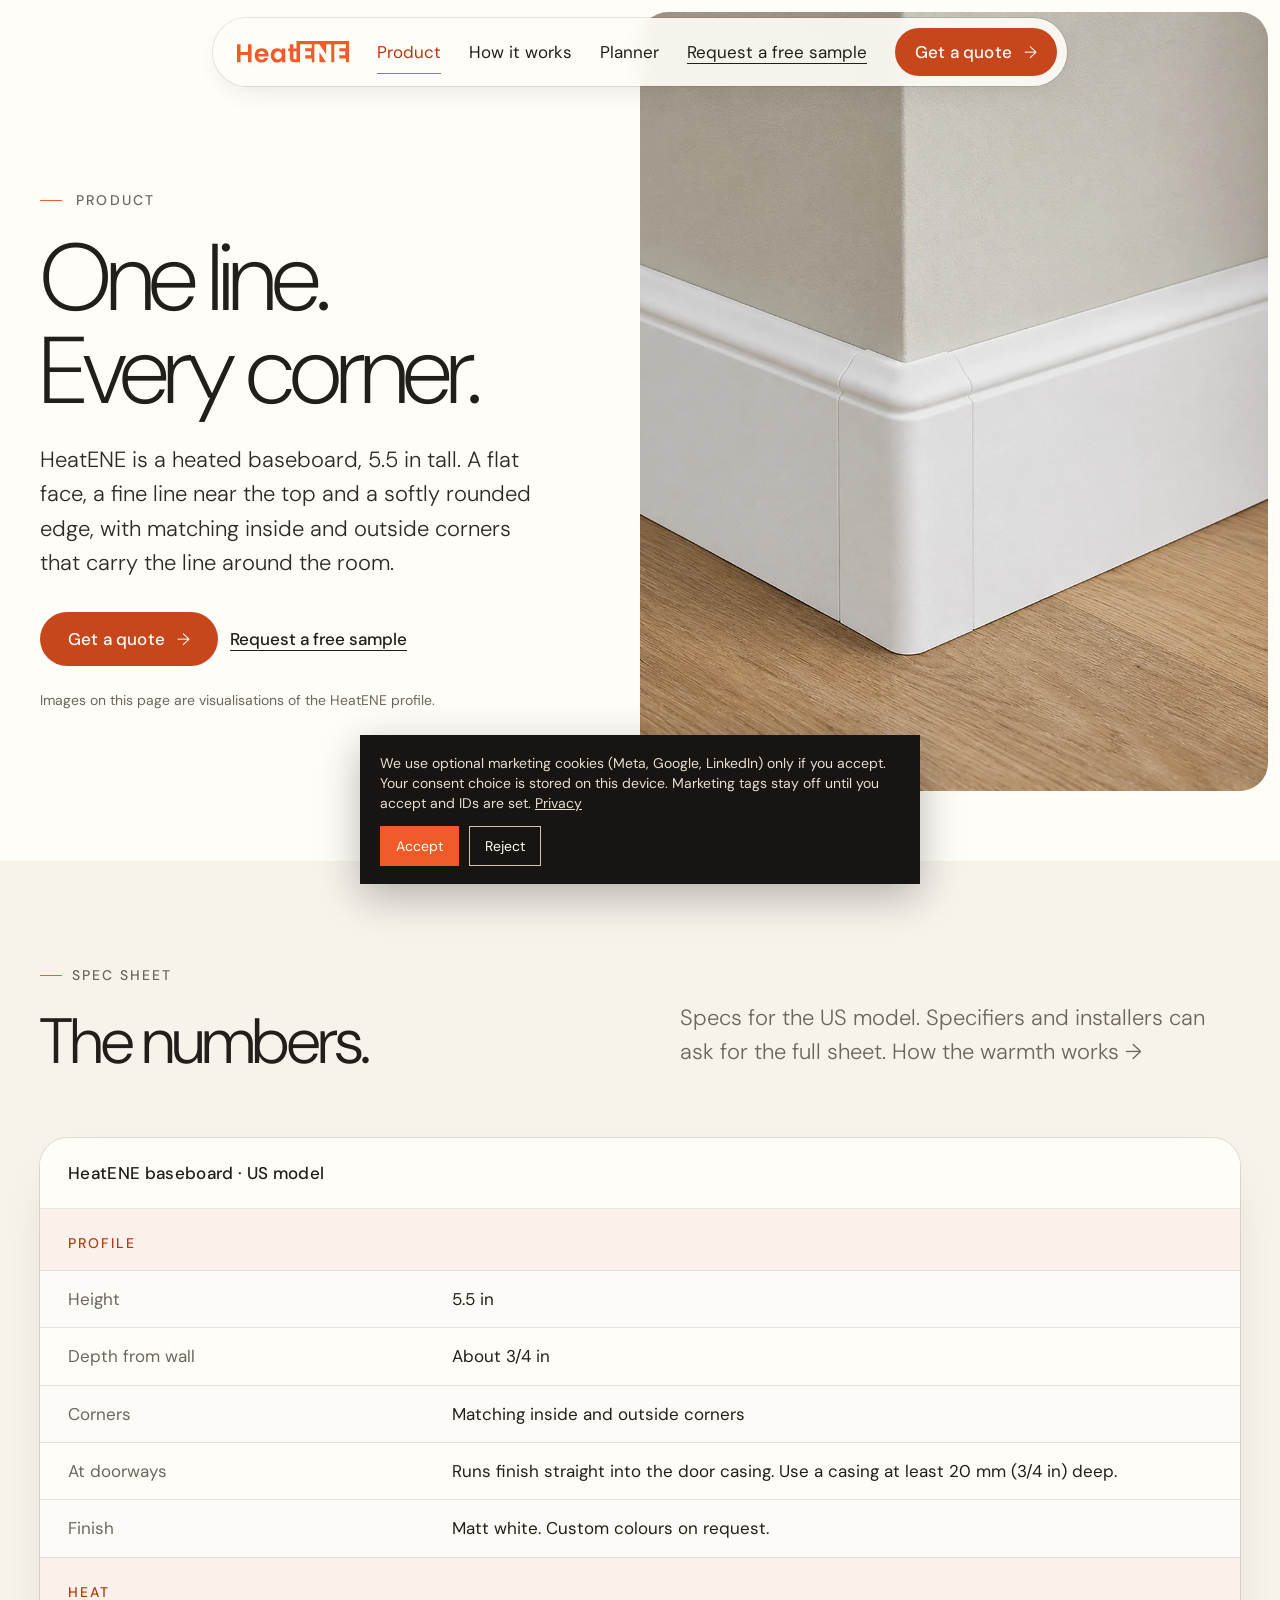
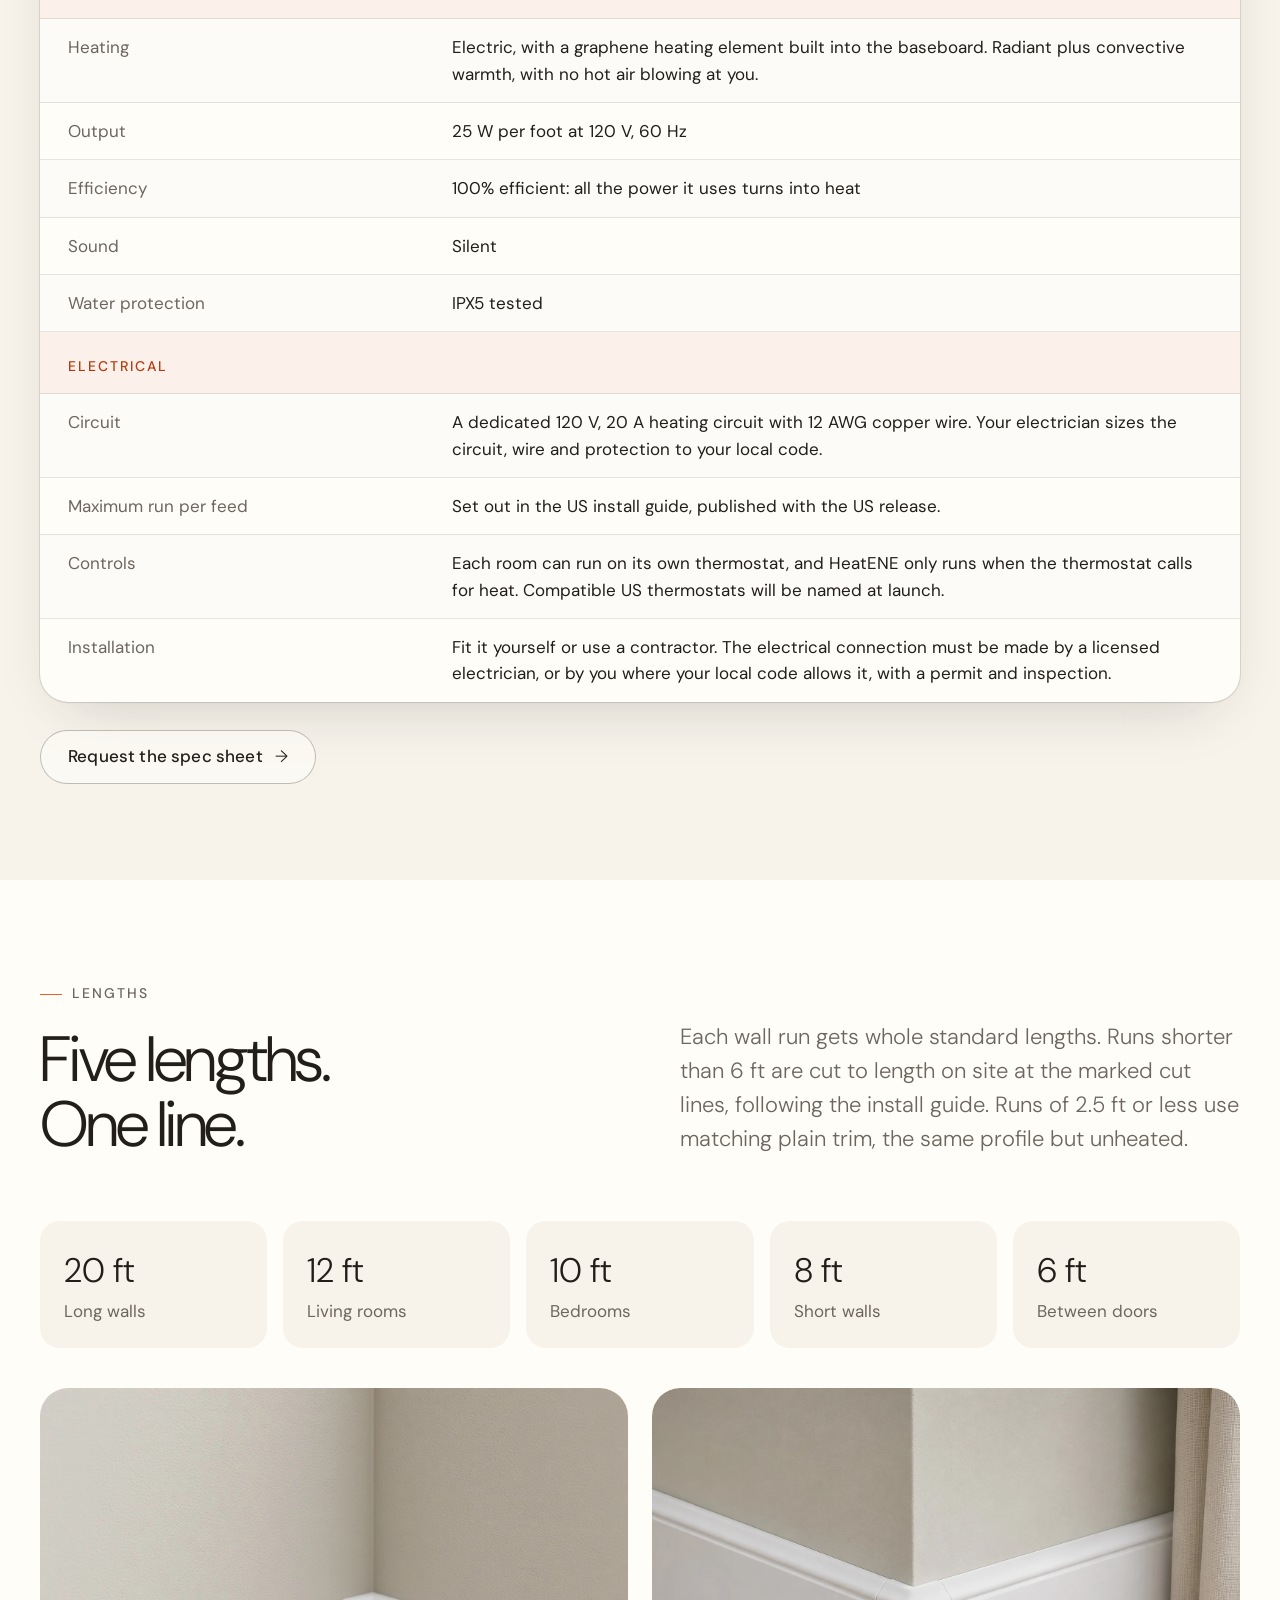
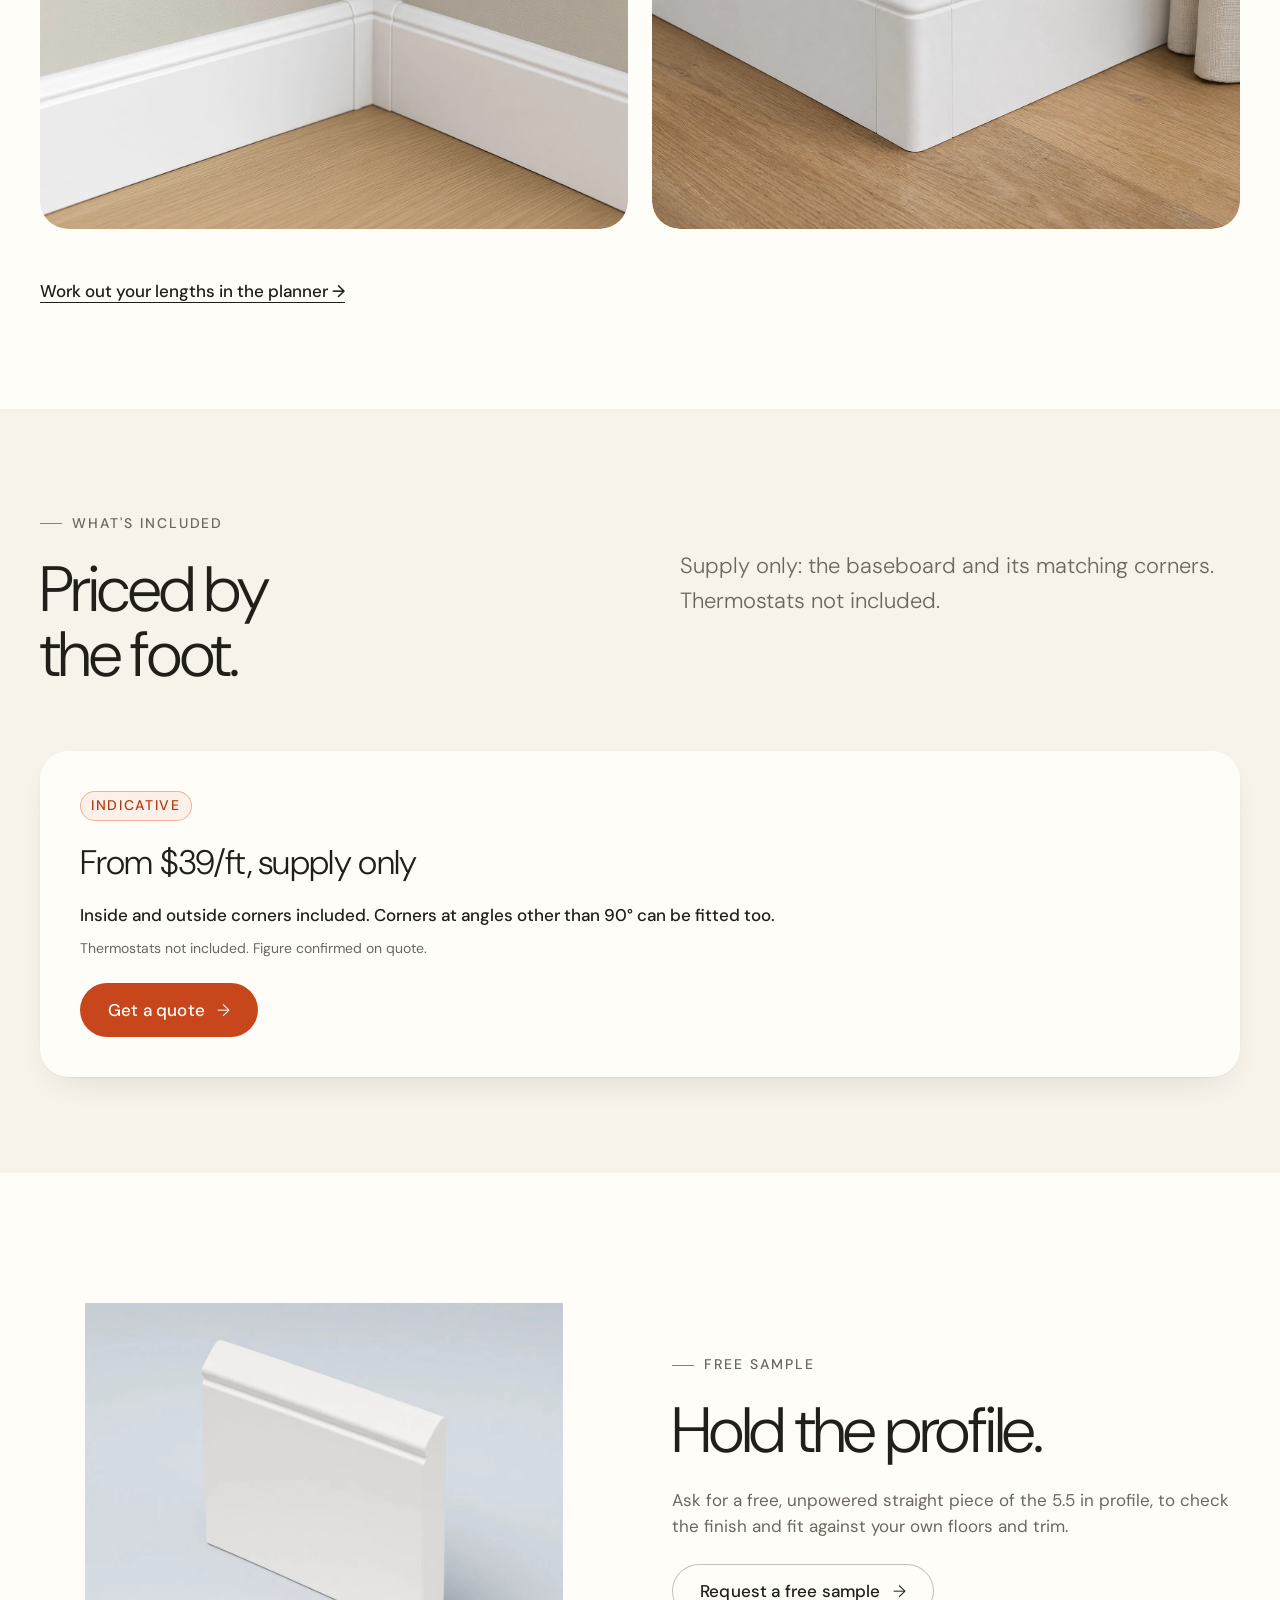
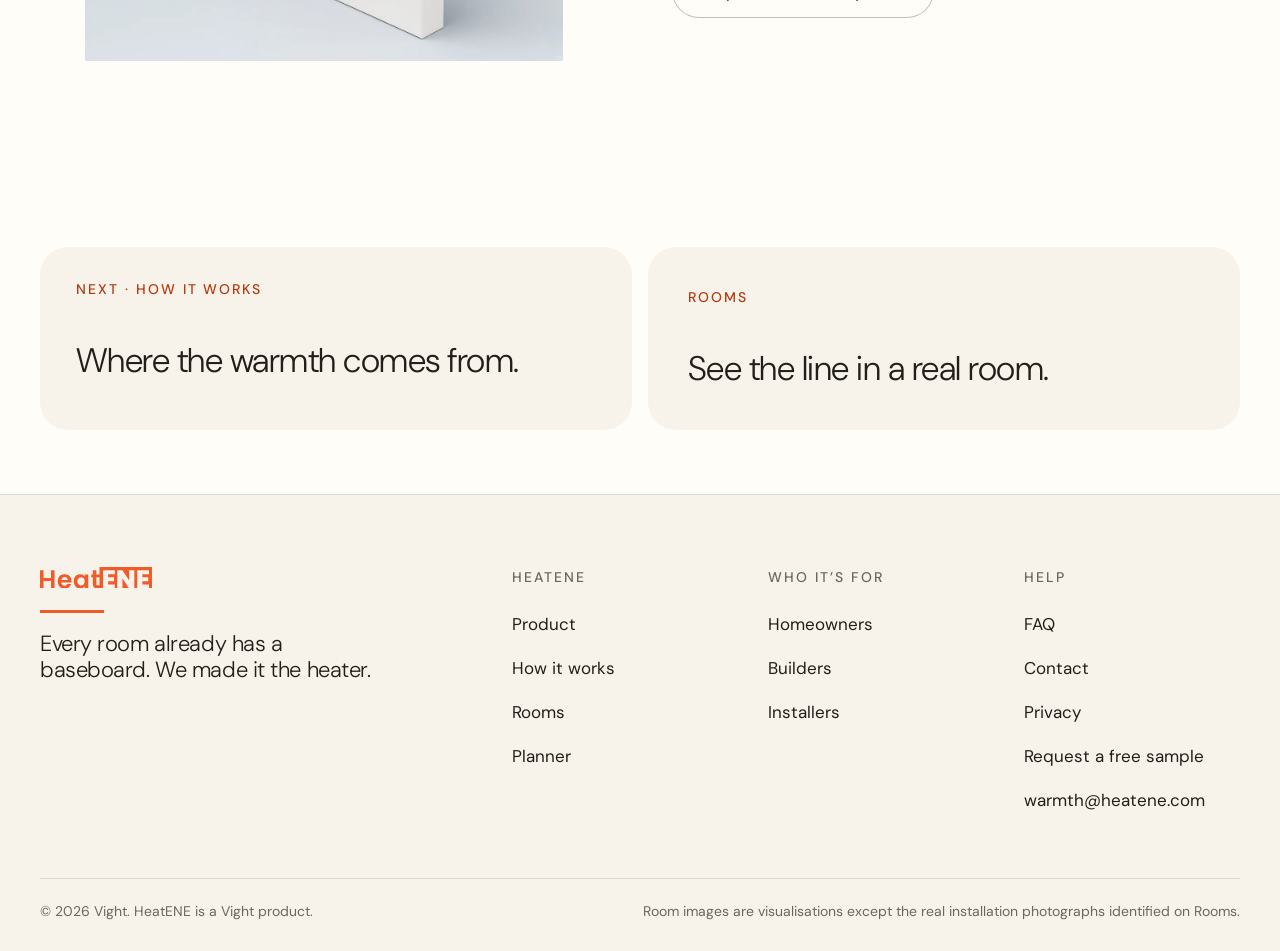
<file: product/index.html>
<!doctype html><html lang="en"><head><meta charset="utf-8"><meta name="viewport" content="width=device-width,initial-scale=1"><title>Product | HeatENE</title><meta property="og:title" content="Product | HeatENE"><meta name="description" content="HeatENE is a slim 5.5 in baseboard heater: silent, 100% efficient radiant plus convective warmth, room by room, with even warmth along every wall run. Whole-house heat for new and tight builds; in existing homes, alongside your current heating."><meta property="og:description" content="HeatENE is a slim 5.5 in baseboard heater: silent, 100% efficient radiant plus convective warmth, room by room, with even warmth along every wall run. Whole-house heat for new and tight builds; in existing homes, alongside your current heating."><link rel="icon" type="image/png" sizes="32x32" href="../assets/img/favicon-32.png"><link rel="apple-touch-icon" href="../assets/img/apple-touch-icon.png"><link rel="canonical" href="https://www.heatene.com/product/"><meta property="og:url" content="https://www.heatene.com/product/"><meta property="og:type" content="website"><meta property="og:image" content="https://www.heatene.com/assets/img/og.jpg"><meta property="og:image:alt" content="HeatENE matt white skirting in a furnished room"><meta name="twitter:card" content="summary_large_image"><!-- Tracking pixels: paste IDs into assets/js/pixels.js. Loads only after cookie consent. Empty = inactive. -->
<style>
@font-face{font-family:"DM Sans";src:url(../assets/fonts/DMSans-Variable.ttf) format("truetype");font-weight:100 1000;font-display:swap}
:root{--o:#F15A29;--od:#D94718;--g:#171411;--ink:#221F1B;--mu:#6D665F;--ch:#F7F3EB;--pl:#E7DED2;--li:#CFC4B5;--wh:#FFFDF8}
*{box-sizing:border-box;margin:0;padding:0;border-radius:0}
html{scroll-behavior:smooth}
body{font-family:"DM Sans",system-ui,sans-serif;background:var(--wh);color:var(--ink);font-size:17px;line-height:1.55;-webkit-font-smoothing:antialiased}
a{color:inherit;text-decoration:none}img{display:block;width:100%;height:100%;object-fit:cover}
.lp{fill:#F15A29}.ld{fill:#FFFDF8}.logo{display:block;width:112px;height:auto}
.w{max-width:1320px;margin:0 auto;padding:0 40px}
.lab{display:inline-flex;align-items:center;gap:10px;font-size:14px;letter-spacing:.14em;text-transform:uppercase;color:var(--mu);font-weight:500}
.lab:before{content:"";width:22px;height:1px;background:var(--o)}
h1,h2,h3{font-weight:300;letter-spacing:-.035em;line-height:1.02}
h2{font-size:clamp(38px,5vw,72px)}
h3{font-size:22px;font-weight:400;letter-spacing:-.015em;line-height:1.2}
p.lead{font-size:22px;color:var(--mu);max-width:560px;font-weight:300}
.btn{display:inline-flex;align-items:center;gap:12px;height:52px;padding:0 26px;background:var(--g);color:var(--wh);font-size:17px;font-weight:500;letter-spacing:.01em}
.btn.o{background:var(--o)}.btn.line{background:transparent;color:var(--ink);box-shadow:inset 0 0 0 1px var(--ink)}
.btn:after{content:"→";font-weight:300}
section{padding:140px 0}
.tag{position:absolute;left:14px;bottom:14px;font-size:14px;letter-spacing:.14em;text-transform:uppercase;background:rgba(255,253,248,.86);color:var(--ink);padding:5px 9px;font-weight:500}
.tag.real{background:var(--g);color:var(--wh)}
.tag.real:before{content:"";display:inline-block;width:6px;height:6px;background:var(--o);margin-right:7px;vertical-align:1px}
.fig{position:relative;overflow:hidden;background:var(--pl)}
.ph{outline:1px dashed var(--o);outline-offset:-1px}
.chip{display:inline-block;font-size:14px;letter-spacing:.12em;text-transform:uppercase;color:var(--od);border:1px dashed var(--o);padding:3px 7px;font-weight:500}
/* the wall-floor line motif */
.rule{position:relative;height:1px;background:var(--li)}
.rule:before{content:"";position:absolute;left:0;top:-1px;width:64px;height:3px;background:var(--o)}

/* nav */
.nav{position:fixed;top:18px;left:50%;transform:translateX(-50%);z-index:20;display:flex;align-items:center;gap:34px;background:rgba(255,253,248,.92);backdrop-filter:blur(10px);padding:12px 12px 12px 22px;box-shadow:0 0 0 1px rgba(34,31,27,.08)}
.nav ul{display:flex;gap:26px;list-style:none;font-size:14px;white-space:nowrap}.nav .q{white-space:nowrap}
.nav ul a{color:var(--mu)}.nav ul a:hover{color:var(--ink)}
.nav .q{height:38px;padding:0 16px;font-size:14px}
/* hero */
.hero{position:relative;height:100vh;min-height:720px;max-height:980px;padding:0;overflow:hidden;background:var(--pl)}
.hero img{position:absolute;inset:0;width:100%;height:100%;object-fit:cover}
.hero:after{content:"";position:absolute;inset:0;background:linear-gradient(90deg,rgba(23,20,17,.38) 0%,rgba(23,20,17,.12) 45%,rgba(23,20,17,0) 65%),linear-gradient(180deg,rgba(23,20,17,0) 45%,rgba(23,20,17,.3) 100%)}
.hero .copy{position:absolute;left:0;right:0;bottom:56px;z-index:2;color:var(--wh)}
.hero h1{font-size:clamp(56px,7.6vw,124px);font-weight:250;max-width:900px}
.hero .row{display:flex;flex-direction:column;align-items:flex-start;gap:26px;margin-top:28px;max-width:560px}
.hero .row p{max-width:460px;font-size:17px;font-weight:300;opacity:.95}
.hero .tag{left:auto;right:40px;bottom:40px;z-index:3}
.hero .hl{position:absolute;z-index:2;left:0;bottom:0;width:100%;height:1px;background:rgba(255,253,248,.4)}
/* idea */
.idea .grid{display:grid;grid-template-columns:5fr 7fr;gap:80px;align-items:end}
.idea h2 em{font-style:normal;color:var(--o)}
.idea .pair{display:grid;grid-template-columns:1fr 1fr;gap:16px;margin-top:80px}
.idea .pair .fig{aspect-ratio:4/3}
.idea .cap{display:flex;justify-content:space-between;margin-top:14px;font-size:14px;color:var(--mu)}
/* readouts */
.reads{display:grid;grid-template-columns:repeat(4,1fr);border-top:1px solid var(--li);border-bottom:1px solid var(--li);margin-top:96px}
.reads div{padding:30px 28px 34px;border-left:1px solid var(--li)}.reads div:first-child{border-left:0;padding-left:0}
.reads b{display:block;font-size:34px;font-weight:300;letter-spacing:-.02em;margin-bottom:6px}
.reads span{font-size:14px;color:var(--mu)}
/* comfort */
.comfort{background:var(--ch)}
.comfort .top{display:flex;justify-content:space-between;align-items:end;gap:60px;margin-bottom:64px}
.three{display:grid;grid-template-columns:repeat(3,1fr);gap:16px}
.card .fig{aspect-ratio:4/5}
.card h3{margin-top:22px}.card p{margin-top:8px;color:var(--mu);font-size:17px;max-width:360px}
.card .n{font-size:14px;letter-spacing:.14em;color:var(--o);font-weight:500;margin-top:22px;display:block}
/* how */
.how .grid{display:grid;grid-template-columns:1fr 1fr;gap:80px;align-items:center}
.steps{margin-top:48px;border-top:1px solid var(--li)}
.steps li{list-style:none;display:grid;grid-template-columns:56px 1fr;padding:22px 0;border-bottom:1px solid var(--li)}
.steps li b{font-weight:400;color:var(--o);font-size:14px;letter-spacing:.1em;padding-top:3px}
.steps li h3{font-size:22px}.steps li p{color:var(--mu);font-size:17px;margin-top:4px}
.how .fig{aspect-ratio:3/4}
/* product */
.product{background:var(--g);color:var(--wh)}
.product .lab{color:#b8ada1}
.product p.lead{color:#c9bfb3}
.product .grid{display:grid;grid-template-columns:7fr 5fr;grid-template-rows:640px;gap:16px;margin-top:64px}
.product .big{height:100%}
.product .stack{display:grid;grid-template-rows:1fr 1fr;gap:16px}
.product .specs{display:grid;grid-template-columns:repeat(3,1fr);margin-top:64px;border-top:1px solid #3b352f}
.product .specs div{padding:24px 24px 0 0}
.product .specs dt{font-size:14px;letter-spacing:.12em;text-transform:uppercase;color:#9d9287}
.product .specs dd{font-size:22px;font-weight:300;margin-top:6px}
.product .chip{color:#ff8c63;border-color:#ff8c63}
.product .tag{background:rgba(255,253,248,.9)}.product .tag.real{background:var(--g);color:var(--wh)}
/* rooms */
.rooms .top{display:flex;justify-content:space-between;align-items:end;margin-bottom:56px;gap:40px}
.gal{display:grid;grid-template-columns:repeat(12,1fr);grid-auto-rows:120px;gap:16px}
.gal .fig img{width:100%;height:100%;object-fit:cover;display:block}
.gal .fig:nth-child(1){grid-column:span 7;grid-row:span 5}
.gal .fig:nth-child(2){grid-column:span 5;grid-row:span 5}
.gal .fig:nth-child(3),.gal .fig:nth-child(4),.gal .fig:nth-child(5){grid-column:span 4;grid-row:span 4}
.gal .fig:nth-child(6){grid-column:span 5;grid-row:span 4}
.gal .fig:nth-child(7){grid-column:span 7;grid-row:span 4}
.gnote{margin-top:18px;font-size:14px;color:var(--mu)}
.gal .cap{position:absolute;right:14px;bottom:14px;color:var(--wh);font-size:14px;text-shadow:0 1px 8px rgba(0,0,0,.35)}
/* real installs strip */
.real{padding-top:0}
.real .strip{display:grid;grid-template-columns:repeat(3,1fr);gap:16px;margin-top:40px}
.real .strip .fig{aspect-ratio:3/4}
/* trade */
.trade{background:var(--pl)}
.trade .grid{display:grid;grid-template-columns:6fr 6fr;gap:80px;align-items:start}
.trade .fig{aspect-ratio:4/3}
.trade ul{list-style:none;margin:40px 0 44px;border-top:1px solid var(--li)}
.trade ul li{padding:18px 0;border-bottom:1px solid var(--li);display:grid;grid-template-columns:200px 1fr;gap:20px;font-size:17px}
.trade ul li b{font-weight:500}
.trade ul li span{color:var(--mu)}
.trade .acts{display:flex;gap:12px;flex-wrap:wrap}
/* faq */
.faq .grid{display:grid;grid-template-columns:4fr 8fr;gap:80px}
details{border-bottom:1px solid var(--li);padding:24px 0}
details:first-child{border-top:1px solid var(--li)}
summary{list-style:none;cursor:pointer;font-size:22px;font-weight:400;letter-spacing:-.01em;display:flex;justify-content:space-between}
summary::-webkit-details-marker{display:none}
summary:after{content:"+";color:var(--o);font-weight:300}
details[open] summary:after{content:"–"}
details p{color:var(--mu);margin-top:12px;max-width:680px}
/* cta */
.cta{position:relative;padding:0;min-height:640px;color:var(--wh);overflow:hidden}
.cta img{position:absolute;inset:0}
.cta:before{content:"";position:absolute;inset:0;background:rgba(23,20,17,.48);z-index:1}
.cta .w{position:relative;z-index:2;padding-top:150px;padding-bottom:110px}
.cta h2{font-size:clamp(48px,7vw,108px);max-width:900px}
.cta .acts{display:flex;gap:12px;margin-top:44px;flex-wrap:wrap}
.cta .btn.line{color:var(--wh);box-shadow:inset 0 0 0 1px var(--wh)}
.cta p{margin-top:22px;opacity:.85}
.cta .tag{z-index:3}
footer{background:var(--g);color:#b8ada1;font-size:14px}
footer .w{display:flex;justify-content:space-between;align-items:center;padding-top:36px;padding-bottom:36px;gap:20px}
/* audience split */
.aud{padding:0;background:var(--wh)}
.aud .row3{display:grid;grid-template-columns:repeat(3,1fr);border-bottom:1px solid var(--li)}
.aud a.c{display:flex;flex-direction:column;gap:14px;padding:44px 40px 40px;border-left:1px solid var(--li);transition:background .2s}
.aud a.c:first-child{border-left:0}
.aud a.c:hover{background:var(--ch)}
.aud .k{font-size:14px;letter-spacing:.14em;text-transform:uppercase;color:var(--o);font-weight:500}
.aud h3{font-size:34px;font-weight:300;letter-spacing:-.025em}
.aud p{color:var(--mu);font-size:17px;max-width:360px}
.aud .go{margin-top:auto;padding-top:14px;font-size:17px;font-weight:500;display:flex;align-items:center;gap:10px}
.aud .go:after{content:"→";font-weight:300;color:var(--o)}
/* how it fits */
.fits{background:var(--ch)}
.fits .grid{display:grid;grid-template-columns:5fr 7fr;gap:80px;align-items:center}
.fits ul{list-style:none;margin-top:36px;border-top:1px solid var(--li)}
.fits li{display:grid;grid-template-columns:36px 1fr;padding:18px 0;border-bottom:1px solid var(--li);font-size:17px}
.fits li i{display:block;width:20px;height:3px;background:var(--o);margin-top:11px}
.fits li i.t{width:10px;height:10px;background:var(--g);margin-top:7px}
.fits li i.hp{width:22px;height:10px;background:transparent;outline:1.5px dashed var(--mu);margin-top:7px}
.fits li b{font-weight:500}.fits li span{color:var(--mu)}
.fits .pair{margin-top:28px;padding:18px 20px;background:var(--wh);font-size:17px;color:var(--mu);border-left:3px solid var(--li)}
.fits .pair b{color:var(--ink);font-weight:500}
.plan{background:var(--wh);padding:28px;box-shadow:0 0 0 1px var(--li)}
.plan svg{display:block;width:100%;height:auto}
.plan .pc{display:flex;justify-content:space-between;margin-top:14px;font-size:14px;color:var(--mu)}
/* comparison */
.cmp .top{display:flex;justify-content:space-between;align-items:end;gap:60px;margin-bottom:56px}
.tbl{overflow-x:auto;-webkit-overflow-scrolling:touch}
.tbl table{width:100%;min-width:1080px;border-collapse:collapse;font-size:17px}
.tbl th,.tbl td{text-align:left;vertical-align:top;padding:16px 14px;border-bottom:1px solid var(--li)}
.tbl thead th{font-size:14px;letter-spacing:.1em;text-transform:uppercase;color:var(--mu);font-weight:500;border-bottom:1px solid var(--ink)}
.tbl tbody th{font-weight:500;width:150px;color:var(--ink)}
.tbl td{color:var(--mu)}
.tbl .h{background:var(--ch);color:var(--ink)}
.tbl thead th.h{color:var(--ink);box-shadow:inset 0 3px 0 var(--o)}
.tbl .y:before{content:"";display:inline-block;width:8px;height:8px;background:var(--o);margin-right:8px;vertical-align:1px}
.energy{display:grid;grid-template-columns:5fr 7fr;gap:60px;margin-top:64px;padding-top:40px;border-top:1px solid var(--li)}
.energy h3{font-size:34px;font-weight:300}
.energy p{color:var(--mu);margin-bottom:14px}
.energy .nums{display:grid;grid-template-columns:1fr 1fr;gap:16px;margin:8px 0 18px}
.energy .nums div{background:var(--ch);padding:22px}
.energy .nums b{display:block;font-size:34px;font-weight:300;letter-spacing:-.02em}
.energy .nums span{font-size:14px;color:var(--mu)}
.fn{font-size:14px;color:var(--mu);margin-top:22px;max-width:980px;line-height:1.5}
/* planner */
.planner{background:var(--g);color:var(--wh)}
.planner .lab{color:#b8ada1}.planner p.lead{color:#c9bfb3}
.planner .top{display:flex;justify-content:space-between;align-items:end;gap:60px;margin-bottom:48px}
.pl{display:grid;grid-template-columns:8fr 4fr;gap:16px;align-items:start}
.pl .rooms-in{background:#211d19;padding:24px}
.pl .hd,.pl .rm{display:grid;grid-template-columns:1.8fr .8fr .8fr .7fr .9fr 36px;gap:8px;align-items:center}
.pl .hd{font-size:14px;letter-spacing:.1em;text-transform:uppercase;color:#9d9287;padding-bottom:10px;border-bottom:1px solid #3b352f}
.pl .rm{padding:10px 0;border-bottom:1px solid #3b352f}
.pl input,.pl select{width:100%;height:40px;background:#171411;color:var(--wh);border:1px solid #4a433c;padding:0 10px;font:inherit;font-size:17px;border-radius:0}
.pl input:focus{outline:2px solid var(--o);outline-offset:-2px;border-color:transparent}
.pl .x{height:40px;background:none;border:1px solid #4a433c;color:#b8ada1;cursor:pointer;font-size:17px}
.pl .x:hover{color:var(--wh);border-color:var(--o)}
.pl .tools{display:flex;gap:12px;align-items:center;justify-content:space-between;margin-top:18px;flex-wrap:wrap}
.pl .add{height:44px;padding:0 18px;background:transparent;color:var(--wh);border:1px solid #6d665f;font:inherit;font-size:17px;cursor:pointer}
.pl .add:hover{border-color:var(--o)}
.pl .dw{display:flex;gap:10px;align-items:center;font-size:14px;color:#b8ada1}.pl .dw input{width:70px}
.pl .out{background:var(--wh);color:var(--ink);padding:28px}
.pl .big{font-size:64px;font-weight:250;letter-spacing:-.04em;line-height:1}
.pl .big small{font-size:22px;letter-spacing:0;color:var(--mu);margin-left:6px}
.pl dl{margin-top:22px;border-top:1px solid var(--li)}
.pl dl div{display:flex;justify-content:space-between;padding:11px 0;border-bottom:1px solid var(--li);font-size:17px}
.pl dt{color:var(--mu)}.pl dd{font-weight:500}
.pl .price{margin-top:18px;padding:14px 16px}
.pl .price b{font-size:22px;font-weight:300;display:block;margin-top:6px}
.pl .note{font-size:14px;color:var(--mu);margin-top:14px;line-height:1.5}
.pl .soon{margin-top:14px;font-size:14px;display:flex;justify-content:space-between;color:var(--mu)}
.pl .per{margin-top:18px;font-size:14px;color:#b8ada1}
.pl .per table{width:100%;border-collapse:collapse}.pl .per td,.pl .per th{padding:6px 4px;text-align:right;border-bottom:1px solid #3b352f}.pl .per th{font-weight:500;color:#9d9287;font-size:14px;letter-spacing:.08em;text-transform:uppercase}.pl .per td:first-child,.pl .per th:first-child{text-align:left}
.send{margin-top:16px;background:#211d19;padding:28px;display:grid;grid-template-columns:4fr 8fr;gap:40px}
.send h3{font-size:34px;font-weight:300}
.send p{color:#b8ada1;font-size:17px;margin-top:8px}
.send form{display:grid;grid-template-columns:1fr 1fr;gap:10px}
.send label{font-size:14px;letter-spacing:.1em;text-transform:uppercase;color:#9d9287;display:flex;flex-direction:column;gap:6px}
.send .full{grid-column:span 2}
.send input,.send select{height:44px;background:#171411;color:var(--wh);border:1px solid #4a433c;padding:0 12px;font:inherit;font-size:17px;border-radius:0}
.send button{height:52px;background:var(--o);color:var(--wh);border:0;font:inherit;font-weight:500;font-size:17px;cursor:pointer}
.send .draft{font-size:14px;color:#ff8c63;margin-top:4px}
.planner .chip{color:#ff8c63;border-color:#ff8c63}
/* builders */
.builders{background:var(--pl)}
.builders .grid{display:grid;grid-template-columns:6fr 6fr;gap:80px;align-items:start}
.builders .fig{aspect-ratio:4/3}
.builders ul{list-style:none;margin:36px 0 0;border-top:1px solid var(--li)}
.builders ul li{padding:18px 0;border-bottom:1px solid var(--li);display:grid;grid-template-columns:220px 1fr;gap:20px;font-size:17px}
.builders ul li b{font-weight:500}.builders ul li span{color:var(--mu)}
.pilot{margin-top:16px;background:var(--wh);padding:26px}
.pilot h3{font-size:22px;font-weight:400}
.pilot p{color:var(--mu);font-size:17px;margin-top:6px}
.pilot form{display:grid;grid-template-columns:1fr 1fr;gap:10px;margin-top:18px}
.pilot label{font-size:14px;letter-spacing:.1em;text-transform:uppercase;color:var(--mu);display:flex;flex-direction:column;gap:6px}
.pilot input,.pilot select{height:44px;border:1px solid var(--li);background:var(--wh);padding:0 12px;font:inherit;font-size:17px;color:var(--ink);border-radius:0}
.pilot .full{grid-column:span 2}
.pilot button{height:52px;background:var(--g);color:var(--wh);border:0;font:inherit;font-weight:500;font-size:17px;cursor:pointer}
.pilot .draft{font-size:14px;color:var(--od)}
/* sample */
.sample{padding:0;background:var(--g);color:var(--wh)}
.sample .grid{display:grid;grid-template-columns:5fr 7fr;align-items:stretch}
.sample .fig{min-height:420px}
.sample .tx{padding:80px 64px;display:flex;flex-direction:column;justify-content:center;gap:18px}
.sample .lab{color:#b8ada1}
.sample h2{font-size:clamp(36px,4vw,56px)}
.sample p{color:#c9bfb3;max-width:520px}
.sample .chip{color:#ff8c63;border-color:#ff8c63;align-self:flex-start}
@media (max-width:900px){
 .aud .row3{grid-template-columns:1fr}.aud a.c{border-left:0;border-top:1px solid var(--li);padding:30px 22px}
 .fits .grid,.energy,.builders .grid,.sample .grid,.send{grid-template-columns:1fr;gap:32px}
 .cmp .top,.planner .top{flex-direction:column;align-items:flex-start;gap:20px}
 .plan{padding:14px}
 .pl{grid-template-columns:1fr}
 .pl .hd{display:none}
 .pl .rm{grid-template-columns:1fr 1fr 1fr;gap:8px;padding:14px 0}
 .pl .rm>*:first-child{grid-column:span 3}
 .pl .rm label.m{display:flex;flex-direction:column;gap:4px;font-size:14px;letter-spacing:.08em;text-transform:uppercase;color:#9d9287}
 .send form,.pilot form{grid-template-columns:1fr}.send .full,.pilot .full{grid-column:auto}
 .builders ul li{grid-template-columns:1fr;gap:4px}
 .energy .nums{grid-template-columns:1fr}
 .sample .tx{padding:48px 22px}
}
@media (min-width:901px){.pl .rm label.m span{display:none}}

@media (max-width:900px){
 .w{padding:0 22px}section{padding:88px 0}
 .nav{left:12px;right:12px;transform:none;top:12px;gap:12px;justify-content:space-between}.nav ul{display:none}
 .hero{min-height:640px}.hero img{object-position:28% 55%}.hero .copy{bottom:34px}.hero h1{font-size:54px}.hero .row{flex-direction:column;align-items:flex-start;gap:22px}.hero .row p{font-size:17px}.hero .tag{right:12px;bottom:auto;top:76px}
 .idea .grid,.how .grid,.trade .grid,.faq .grid,.product .grid{grid-template-columns:1fr;gap:36px}
 .idea .pair{grid-template-columns:1fr;margin-top:48px}
 .reads{grid-template-columns:1fr 1fr}.reads div:nth-child(3){border-left:0;padding-left:0}.reads div{border-top:1px solid var(--li)}
 .comfort .top,.rooms .top{flex-direction:column;align-items:flex-start}
 .three{grid-template-columns:1fr;gap:40px}.real .strip{grid-template-columns:1fr 1fr}
 .gal{grid-template-columns:1fr 1fr;grid-auto-rows:auto;gap:10px}.gal .fig:nth-child(n){grid-column:span 1;grid-row:auto;aspect-ratio:4/5}.gal .fig:nth-child(1),.gal .fig:nth-child(6),.gal .fig:nth-child(7){grid-column:span 2;aspect-ratio:4/3}.gal .cap{font-size:14px;left:10px;right:auto;bottom:10px;text-shadow:0 1px 6px rgba(0,0,0,.55)}.gal .tag{left:8px;bottom:8px;font-size:14px;padding:4px 6px}
 .product .specs{grid-template-columns:1fr}.product .grid{grid-template-rows:auto}.product .big{aspect-ratio:4/3;height:auto}.product .stack{grid-template-rows:none;grid-template-columns:1fr 1fr}.product .stack .fig{aspect-ratio:3/4}
 .trade ul li{grid-template-columns:1fr;gap:4px}
}
.real .strip{grid-template-columns:repeat(3,1fr)}
.real .strip .fig{border-radius:20px}
.real .strip .tag{top:14px;bottom:auto;display:inline-flex;align-items:center}
.real .strip .tag:before{flex:none}
.real .strip .fig img{width:100%;height:100%;object-fit:cover;display:block;border-radius:inherit}
@media (max-width:900px){.real .strip{grid-template-columns:1fr 1fr;gap:12px;margin-top:28px}.real .strip .fig:first-child{grid-column:1/-1;aspect-ratio:4/3}.real .strip .tag{left:8px;right:auto;top:8px;bottom:auto;width:max-content;max-width:calc(100% - 16px);font-size:14px;letter-spacing:.08em;padding:4px 8px;line-height:1.35}}
.pl .wnote{margin-top:10px;font-size:14px;color:var(--mu);line-height:1.45}
.pl .per table{min-width:520px}
/* ===== inner pages (shared) ===== */
.nav .cur{color:var(--ink);box-shadow:inset 0 -1px 0 var(--o)}
.nav .mb{display:none;height:38px;padding:0 14px;background:transparent;border:1px solid var(--li);font:inherit;font-size:14px;color:var(--ink);cursor:pointer}
.mnav{display:none;position:fixed;top:76px;left:12px;right:12px;z-index:19;background:var(--wh);box-shadow:0 0 0 1px var(--li);padding:10px 22px 18px}
.mnav a{display:flex;justify-content:space-between;padding:13px 0;border-bottom:1px solid var(--pl);font-size:17px}
.mnav a:after{content:"→";color:var(--o)}
.mnav.open{display:block}
@media (max-width:1180px){.nav ul{display:none}.nav .mb{display:inline-block}.nav{gap:12px}}
/* footer, site version */
footer.site{padding:0}
footer.site .fw{max-width:1320px;margin:0 auto;padding:72px 40px 28px}
footer.site .cols{display:grid;grid-template-columns:4fr 2fr 2fr 2fr 2fr;gap:40px;padding-bottom:56px;border-bottom:1px solid #3b352f}
footer.site h4{font-size:14px;letter-spacing:.14em;text-transform:uppercase;color:#7d746a;font-weight:500;margin-bottom:14px}
footer.site .cols a{display:block;padding:5px 0;color:#d8cfc4;font-size:17px}
footer.site .cols a:hover{color:var(--wh)}
footer.site .big{font-size:34px;font-weight:300;color:var(--wh);letter-spacing:-.02em;line-height:1.15;margin-top:22px;max-width:360px}
footer.site .line{position:relative;height:1px;background:#3b352f;margin:0}
footer.site .base{display:flex;justify-content:space-between;gap:24px;padding-top:22px;font-size:14px;color:#9d9287;flex-wrap:wrap}
/* page hero shell */
.xh{position:relative;padding:0;overflow:hidden;color:var(--wh);background:var(--g)}
.xh .bg{position:absolute;inset:0}
.xh .bg:after{content:"";position:absolute;inset:0;background:linear-gradient(90deg,rgba(23,20,17,.5) 0%,rgba(23,20,17,.18) 50%,rgba(23,20,17,0) 72%),linear-gradient(180deg,rgba(23,20,17,.1) 0%,rgba(23,20,17,0) 40%,rgba(23,20,17,.42) 100%)}
.xh .in{position:relative;z-index:2;max-width:1320px;margin:0 auto;padding:0 40px}
.xh .idx{font-size:14px;letter-spacing:.16em;text-transform:uppercase;font-weight:500;display:flex;gap:14px;align-items:center;color:rgba(255,253,248,.85)}
.xh .idx b{color:var(--o);font-weight:500}
.xh .idx:before{content:"";width:22px;height:1px;background:var(--o)}
.xh h1{font-size:clamp(54px,7.4vw,120px);font-weight:250;letter-spacing:-.045em;line-height:.98;margin-top:20px}
.xh p.sub{font-size:22px;font-weight:300;max-width:500px;margin-top:26px;opacity:.95}
.xh .acts{display:flex;gap:12px;flex-wrap:wrap;margin-top:32px}
.xh .btn.line{color:var(--wh);box-shadow:inset 0 0 0 1px rgba(255,253,248,.9)}
.xh .jump{position:absolute;z-index:3;left:0;right:0;bottom:0;border-top:1px solid rgba(255,253,248,.28)}
.xh .jump .in{display:flex;gap:0}
.xh .jump a{flex:1;padding:18px 0 20px;font-size:14px;color:rgba(255,253,248,.8);border-left:1px solid rgba(255,253,248,.18);padding-left:18px;display:flex;gap:10px}
.xh .jump a:first-child{border-left:0;padding-left:0}
.xh .jump a b{color:var(--o);font-weight:500}
.xh .jump a:hover{color:var(--wh)}
/* hero: full-bleed photo */
.xh.photo{height:92vh;min-height:720px;max-height:940px}
.xh.photo .copy{position:absolute;left:0;right:0;bottom:120px;z-index:2}
/* hero: split */
.xh.split{display:grid;grid-template-columns:6fr 6fr;height:100vh;min-height:760px;max-height:940px}
.xh.split .jump{background:var(--g)}
.xh.split .l{position:relative;padding:190px 64px 150px max(40px,calc((100vw - 1320px)/2 + 40px));display:flex;flex-direction:column;justify-content:flex-end}
.xh.split .r{position:relative}
.xh.split .floor{position:absolute;left:0;right:0;z-index:3;height:3px;background:var(--o);pointer-events:none}
/* hero: chalk */
.xh.chalk{background:var(--ch);color:var(--ink)}
.xh.chalk .idx{color:var(--mu)}
.xh.chalk .btn.line{color:var(--ink);box-shadow:inset 0 0 0 1px var(--ink)}
.xh.chalk .jump{border-top-color:var(--li)}.xh.chalk .jump a{color:var(--mu);border-left-color:var(--li)}.xh.chalk .jump a:hover{color:var(--ink)}
/* section head */
.sh{display:flex;justify-content:space-between;align-items:end;gap:60px;margin-bottom:64px}
.sh h2 em{font-style:normal;color:var(--o)}
.dark{background:var(--g);color:var(--wh)}.dark .lab{color:#b8ada1}.dark p.lead{color:#c9bfb3}.dark .chip{color:#ff8c63;border-color:#ff8c63}
.chalk{background:var(--ch)}.plaster{background:var(--pl)}
.tc{display:inline-block;font-size:14px;letter-spacing:.12em;text-transform:uppercase;color:var(--od);border:1px dashed var(--o);padding:3px 7px;font-weight:500;white-space:nowrap}
.dark .tc{color:#ff8c63;border-color:#ff8c63}
.vnote{font-size:14px;color:var(--mu);margin-top:16px}.dark .vnote{color:#9d9287}
.capline{display:flex;justify-content:space-between;margin-top:12px;font-size:14px;color:var(--mu)}
/* big statement band */
.band{padding:120px 0}
.band .st{font-size:clamp(34px,4.4vw,64px);font-weight:250;letter-spacing:-.035em;line-height:1.08;max-width:1100px}
.band .st em{font-style:normal;color:var(--o)}
/* next page strip */
.nextp{padding:0;background:var(--wh)}
.nextp .g{display:grid;grid-template-columns:1fr 1fr;border-top:1px solid var(--li)}
.nextp a{display:grid;grid-template-columns:1fr 200px;align-items:center;gap:30px;padding:44px 40px;border-left:1px solid var(--li);transition:background .2s}
.nextp a:first-child{border-left:0}
.nextp a:hover{background:var(--ch)}
.nextp .k{font-size:14px;letter-spacing:.14em;text-transform:uppercase;color:var(--o);font-weight:500}
.nextp h3{font-size:34px;font-weight:300;margin-top:10px}
.nextp .fig{aspect-ratio:4/3}
/* ===== product ===== */
.anat{display:grid;grid-template-columns:8fr 4fr;gap:16px}
.anat .fig{aspect-ratio:4/3}
.pin{position:absolute;z-index:2;transform:translate(-50%,-50%);width:30px;height:30px;background:var(--o);color:var(--wh);font-size:14px;font-weight:500;display:flex;align-items:center;justify-content:center;cursor:pointer;border:0;font-family:inherit}
.pin:after{content:"";position:absolute;inset:-7px;box-shadow:0 0 0 1px rgba(241,90,41,.55)}
.pin.on{background:var(--g)}
.alist{list-style:none;border-top:1px solid var(--li)}
.alist li{display:grid;grid-template-columns:44px 1fr;padding:18px 0;border-bottom:1px solid var(--li);cursor:pointer;transition:background .15s}
.alist li b{color:var(--o);font-weight:500;font-size:14px;padding-top:2px}
.alist li h3{font-size:22px}.alist li p{color:var(--mu);font-size:17px;margin-top:3px}
.alist li.on{background:var(--ch);box-shadow:-12px 0 0 var(--ch),12px 0 0 var(--ch)}
.kit{display:grid;grid-template-columns:2.2fr 1fr 1fr 1fr 1fr;gap:0;border-top:1px solid #3b352f;border-bottom:1px solid #3b352f}
.kit div{padding:34px 26px 30px;border-left:1px solid #3b352f;display:flex;flex-direction:column;gap:14px}
.kit div:first-child{border-left:0;padding-left:0}
.kit svg{height:120px;width:100%}
.kit b{font-weight:400;font-size:22px}.kit span{font-size:14px;color:#9d9287}
.sheet{background:var(--wh);box-shadow:0 0 0 1px var(--li)}
.sheet .hd{display:flex;justify-content:space-between;align-items:center;padding:22px 28px;border-bottom:1px solid var(--ink)}
.sheet .hd b{font-weight:500;letter-spacing:.02em}
.sheet table{width:100%;border-collapse:collapse;font-size:17px}
.sheet th,.sheet td{text-align:left;padding:15px 28px;border-bottom:1px solid var(--pl);vertical-align:top}
.sheet th{width:32%;font-weight:400;color:var(--mu)}
.sheet tr.g th{font-size:14px;letter-spacing:.14em;text-transform:uppercase;color:var(--o);font-weight:500;padding-top:24px;background:var(--ch)}
.sheet tr.g th{width:auto}
.finish{display:grid;grid-template-columns:repeat(3,1fr);gap:16px}
.finish .sw{aspect-ratio:1/1;position:relative}
.finish .sw.w1{background:#F6F4EF;box-shadow:inset 0 0 0 1px var(--li)}
.finish .sw.w2{background:repeating-linear-gradient(90deg,#c9a37a 0 7px,#c29a70 7px 9px,#cfa983 9px 19px,#bf966b 19px 21px)}
.finish .sw.w3{background:var(--ch);outline:1px dashed var(--o);outline-offset:-1px;display:flex;align-items:center;justify-content:center;color:var(--od);font-size:14px}
/* ===== how it works ===== */
.elev{background:var(--wh);box-shadow:0 0 0 1px var(--li);padding:30px}
.elev svg{display:block;width:100%;height:auto}
.zone{display:grid;grid-template-columns:7fr 5fr;gap:60px;align-items:center}
.zone .plan{padding:24px}
.zone .plan svg .rm{cursor:pointer;transition:fill .2s}
.zstate{list-style:none;border-top:1px solid #3b352f}
.zstate li{display:flex;justify-content:space-between;align-items:center;padding:14px 0;border-bottom:1px solid #3b352f;font-size:17px;cursor:pointer}
.zstate li span.s{font-size:14px;letter-spacing:.12em;text-transform:uppercase;padding:4px 9px;font-weight:500;min-width:62px;text-align:center}
.s-on{background:var(--o);color:var(--wh)}.s-low{background:#6b3a26;color:#ffd9c9}.s-off{background:transparent;color:#9d9287;box-shadow:inset 0 0 0 1px #4a433c}
.proof{display:grid;grid-template-columns:repeat(4,1fr);border-top:1px solid var(--ink)}
.proof div{padding:28px 24px 30px 0;border-right:1px solid var(--li);margin-right:24px}
.proof div:last-child{border-right:0}
.proof .st{font-size:14px;letter-spacing:.12em;text-transform:uppercase;color:var(--mu);margin-bottom:22px;display:flex;align-items:center;gap:8px}
.proof .st:before{content:"";width:8px;height:8px;box-shadow:inset 0 0 0 1.5px var(--mu)}
.proof .st.ok:before{background:var(--o);box-shadow:none}
.proof b{display:block;font-weight:400;font-size:22px;letter-spacing:-.01em}
.proof p{font-size:14px;color:var(--mu);margin-top:8px}
/* ===== builders ===== */
.tl{position:relative;margin-top:24px}
.tl .track{display:grid;grid-template-columns:repeat(7,1fr);position:relative}
.tl .track:before{content:"";position:absolute;left:0;right:0;top:27px;height:1px;background:#4a433c}
.tl .st{position:relative;padding-right:18px}
.tl .st .dot{width:13px;height:13px;background:var(--g);box-shadow:inset 0 0 0 1.5px #6d665f;margin:21px 0 26px}
.tl .st.hi .dot{background:var(--o);box-shadow:none;width:13px}
.tl .st.hi:before{content:"";position:absolute;left:0;right:0;top:26px;height:3px;background:var(--o)}
.tl .st b{display:block;font-size:14px;letter-spacing:.14em;text-transform:uppercase;color:#9d9287;font-weight:500}
.tl .st h3{font-size:22px;margin-top:8px;font-weight:400}
.tl .st p{font-size:14px;color:#b8ada1;margin-top:8px}
.tl .st.hi h3{color:var(--o)}
.tl .st .x{font-size:14px;color:#9d9287;margin-top:10px;text-decoration:line-through;text-decoration-color:var(--o)}
.off{display:grid;grid-template-columns:repeat(6,1fr);border-top:1px solid var(--li);border-bottom:1px solid var(--li)}
.off div{padding:28px 20px 30px;border-left:1px solid var(--li);font-size:17px}
.off div:first-child{border-left:0;padding-left:0}
.off s{text-decoration-color:var(--o);text-decoration-thickness:2px;font-size:22px;font-weight:300;letter-spacing:-.01em;display:block;margin-bottom:8px}
.off span{font-size:14px;color:var(--mu)}
/* ===== installers ===== */
.seq{display:grid;grid-template-columns:repeat(3,1fr);gap:16px}
.seq .s{background:var(--wh);box-shadow:0 0 0 1px var(--li);padding:26px;display:flex;flex-direction:column;gap:14px;position:relative}
.seq .s .n{font-size:56px;font-weight:200;letter-spacing:-.04em;line-height:1;color:var(--o)}
.seq .s svg{width:100%;height:150px;background:var(--ch)}
.seq .s h3{font-size:22px}.seq .s p{font-size:17px;color:var(--mu)}
.dl{display:grid;grid-template-columns:repeat(4,1fr);border-top:1px solid #3b352f}
.dl a,.dl div{padding:26px 22px 30px 0;border-bottom:1px solid #3b352f;display:flex;flex-direction:column;gap:10px;margin-right:22px}
.dl .ft{font-size:14px;letter-spacing:.14em;text-transform:uppercase;color:#9d9287}
.dl b{font-weight:400;font-size:22px}
.dl .av{font-size:14px;color:#ff8c63}
.dl svg{width:30px;height:38px}
.need{list-style:none;border-top:1px solid var(--li)}
.need li{display:grid;grid-template-columns:1fr auto;gap:20px;padding:17px 0;border-bottom:1px solid var(--li);font-size:17px;align-items:center}
.need li span{color:var(--mu);font-size:17px}
.ruler{position:absolute;left:0;right:0;bottom:58px;height:40px;z-index:2;pointer-events:none}
/* ===== homeowners ===== */
.swi{display:grid;grid-template-columns:8fr 4fr;gap:16px;align-items:stretch}
.swi .stage{background:var(--wh);box-shadow:0 0 0 1px var(--li);padding:20px}
.swi .stage svg{display:block;width:100%;height:auto}
.swi .opts{display:flex;flex-direction:column;border-top:1px solid var(--li)}
.swi .opts button{all:unset;cursor:pointer;display:grid;grid-template-columns:1fr auto;padding:18px 0;border-bottom:1px solid var(--li);font-size:17px}
.swi .opts button:after{content:"";width:10px;height:10px;box-shadow:inset 0 0 0 1.5px var(--li);align-self:center}
.swi .opts button.on{color:var(--ink);font-weight:500}.swi .opts button.on:after{background:var(--o);box-shadow:none}
.swi .opts button:not(.on){color:var(--mu)}
.swi .say{margin-top:22px;background:var(--wh);padding:22px;box-shadow:0 0 0 1px var(--li);min-height:150px}
.swi .say b{display:block;font-weight:500;margin-bottom:6px}.swi .say p{color:var(--mu);font-size:17px}
.lives{display:grid;grid-template-columns:repeat(4,1fr);gap:16px}
.lives .fig{aspect-ratio:3/4}
.lives h3{margin-top:18px;font-size:22px}.lives p{color:var(--mu);font-size:17px;margin-top:6px}
.path{display:grid;grid-template-columns:repeat(3,1fr);border-top:1px solid #3b352f}
.path div{padding:30px 30px 34px 0;border-right:1px solid #3b352f;margin-right:30px}
.path div:last-child{border-right:0}
.path b{font-size:64px;font-weight:200;color:var(--o);line-height:1;letter-spacing:-.04em}
.path h3{margin-top:18px}.path p{color:#b8ada1;font-size:17px;margin-top:6px}
/* ===== rooms ===== */
.mosaic{display:grid;grid-template-columns:repeat(12,1fr);grid-template-rows:repeat(2,1fr);gap:8px;position:absolute;inset:0;padding:8px}
.mosaic .fig:nth-child(1){grid-column:1/6;grid-row:1/3}
.mosaic .fig:nth-child(2){grid-column:6/10;grid-row:1/2}
.mosaic .fig:nth-child(3){grid-column:10/13;grid-row:1/2}
.mosaic .fig:nth-child(4){grid-column:6/8;grid-row:2/3}
.mosaic .fig:nth-child(5){grid-column:8/13;grid-row:2/3}
.xh.rooms-h{height:92vh;min-height:760px;max-height:940px;background:var(--wh)}
.xh.rooms-h .card{position:absolute;z-index:3;left:max(40px,calc((100vw - 1320px)/2 + 40px));bottom:110px;background:var(--wh);color:var(--ink);padding:40px 44px 44px;max-width:560px;box-shadow:0 0 0 1px var(--li)}
.xh.rooms-h .card .idx{color:var(--mu)}
.xh.rooms-h .card h1{font-size:clamp(54px,6vw,96px)}
.xh.rooms-h .card p.sub{opacity:1;color:var(--mu)}
.filt{display:flex;gap:8px;flex-wrap:wrap;margin-bottom:28px}
.filt button{all:unset;cursor:pointer;height:40px;padding:0 18px;display:inline-flex;align-items:center;font-size:17px;box-shadow:inset 0 0 0 1px var(--li);color:var(--mu)}
.filt button.on{background:var(--g);color:var(--wh);box-shadow:none}
.filt button span{margin-left:8px;font-size:14px;opacity:.6}
.rg{columns:3;column-gap:16px}
.rg .fig{break-inside:avoid;margin-bottom:16px;cursor:zoom-in}
.rg .fig img{height:auto}
.rg .fig .cap{position:absolute;left:16px;bottom:14px;color:var(--wh);font-size:14px;text-shadow:0 1px 10px rgba(0,0,0,.5)}
.rg .fig.hide{display:none}
.lb{position:fixed;inset:0;z-index:50;background:rgba(23,20,17,.94);display:none;align-items:center;justify-content:center;padding:40px}
.lb.open{display:flex}.lb img{max-width:100%;max-height:100%;width:auto;height:auto;object-fit:contain}
.lb button{position:absolute;top:22px;right:22px;all:unset;color:var(--wh);font-size:14px;cursor:pointer;padding:10px 14px;box-shadow:inset 0 0 0 1px rgba(255,253,248,.5)}
.realg{display:grid;grid-template-columns:5fr 3fr 4fr;gap:16px}
.realg .fig{aspect-ratio:3/4}
.realg .fig.w{aspect-ratio:auto}
/* ===== planner page ===== */
.meas{display:grid;grid-template-columns:7fr 5fr;gap:60px;align-items:center}
.meas ol{list-style:none;border-top:1px solid var(--li);counter-reset:m}
.meas li{display:grid;grid-template-columns:44px 1fr;padding:17px 0;border-bottom:1px solid var(--li);font-size:17px}
.meas li b{color:var(--o);font-weight:500;font-size:14px}
.meas li span{color:var(--mu)}
.xh.plan-h .r{background:var(--wh);display:flex;align-items:center;justify-content:center;padding:150px 50px 100px}
.xh.plan-h .r svg{width:100%;height:auto}
/* ===== faq page ===== */
.fq{display:grid;grid-template-columns:3fr 9fr;gap:80px;align-items:start}
.fq .rail{position:sticky;top:110px;display:flex;flex-direction:column;border-top:1px solid var(--li)}
.fq .rail a{display:flex;justify-content:space-between;padding:13px 0;border-bottom:1px solid var(--li);font-size:17px;color:var(--mu)}
.fq .rail a span{font-size:14px;color:var(--li)}
.fq .rail a.on{color:var(--ink)}.fq .rail a.on span{color:var(--o)}
.fq .grp{margin-bottom:72px}.fq .grp h2{font-size:34px;margin-bottom:22px}
.fq .grp .lab{margin-bottom:14px}
.fsearch{display:flex;max-width:620px;margin-top:36px;background:var(--wh);box-shadow:0 0 0 1px rgba(255,253,248,.2)}
.fsearch input{flex:1;height:60px;border:0;padding:0 22px;font:inherit;font-size:17px;color:var(--ink);background:var(--wh);border-radius:0}
.fsearch input:focus{outline:2px solid var(--o);outline-offset:-2px}
.fsearch span{display:flex;align-items:center;padding:0 22px;background:var(--o);color:var(--wh);font-size:17px;font-weight:500}
.nores{display:none;color:var(--mu);font-size:17px;padding:30px 0}
.qmark{position:absolute;right:max(40px,calc((100vw - 1320px)/2 + 40px));bottom:0;z-index:1;font-size:min(60vw,820px);font-weight:200;line-height:.74;color:#221e1a;letter-spacing:-.06em;pointer-events:none;user-select:none}
/* ===== about ===== */
.mani{padding:160px 0 140px}
.mani .st{font-size:clamp(40px,5.6vw,88px);font-weight:250;letter-spacing:-.045em;line-height:1.03;max-width:1200px}
.mani .st span{color:var(--o)}
.status{display:grid;grid-template-columns:repeat(5,1fr);position:relative}
.status:before{content:"";position:absolute;left:0;right:0;top:7px;height:1px;background:var(--li)}
.status div{position:relative;padding-right:24px}
.status i{display:block;width:15px;height:15px;background:var(--wh);box-shadow:inset 0 0 0 1.5px var(--mu);margin-bottom:24px}
.status .done i{background:var(--o);box-shadow:none}
.status .done:before{content:"";position:absolute;left:0;right:0;top:6px;height:3px;background:var(--o)}
.status div:last-child:before{display:none}
.status b{font-size:14px;letter-spacing:.14em;text-transform:uppercase;color:var(--mu);font-weight:500}
.status h3{font-size:22px;margin-top:8px}.status p{font-size:17px;color:var(--mu);margin-top:6px}
.facts{display:grid;grid-template-columns:repeat(3,1fr);border-top:1px solid #3b352f}
.facts div{padding:26px 26px 30px 0;border-bottom:1px solid #3b352f;margin-right:26px}
.facts dt{font-size:14px;letter-spacing:.14em;text-transform:uppercase;color:#9d9287}
.facts dd{font-size:22px;font-weight:300;margin-top:8px}
/* ===== contact ===== */
.route{display:grid;grid-template-columns:repeat(2,1fr);gap:8px;margin-top:34px}
.route button{all:unset;cursor:pointer;padding:18px 18px;box-shadow:inset 0 0 0 1px var(--li);font-size:17px;display:flex;flex-direction:column;gap:4px;background:var(--wh)}
.route button small{font-size:14px;color:var(--mu)}
.route button.on{box-shadow:inset 0 0 0 2px var(--o)}
.cform{display:grid;grid-template-columns:1fr 1fr;gap:12px;margin-top:22px}
.cform label{font-size:14px;letter-spacing:.1em;text-transform:uppercase;color:var(--mu);display:flex;flex-direction:column;gap:6px}
.cform input,.cform select,.cform textarea{height:48px;border:1px solid var(--li);background:var(--wh);padding:0 14px;font:inherit;font-size:17px;color:var(--ink);border-radius:0;text-transform:none;letter-spacing:0}
.cform textarea{height:110px;padding:12px 14px;resize:vertical}
.cform .full{grid-column:span 2}
.cform .only{display:none}
.cform button{height:56px;background:var(--o);color:var(--wh);border:0;font:inherit;font-weight:500;font-size:17px;cursor:pointer}
.cform .draft{font-size:14px;color:var(--od);text-transform:none;letter-spacing:0}
.xh.contact-h{display:grid;grid-template-columns:6fr 6fr;min-height:100vh;background:var(--ch);color:var(--ink)}
.xh.contact-h .l{padding:150px 64px 80px max(40px,calc((100vw - 1320px)/2 + 40px))}
.xh.contact-h .l .idx{color:var(--mu)}
.xh.contact-h h1{font-size:clamp(54px,6vw,96px)}
.xh.contact-h .r{position:relative}
.xh.contact-h .r .fig{position:absolute;inset:0}
.xh.contact-h .r .over{position:absolute;z-index:2;left:40px;right:40px;top:110px;background:rgba(255,253,248,.95);padding:24px 28px;display:grid;grid-template-columns:1fr 1fr;gap:18px;font-size:17px}
.xh.contact-h .r .over dt{font-size:14px;letter-spacing:.14em;text-transform:uppercase;color:var(--mu)}
.xh.contact-h .r .over dd{margin-top:4px}
@media (max-width:900px){
 footer.site .fw{padding:56px 22px 24px}footer.site .cols{grid-template-columns:1fr 1fr;gap:28px}footer.site .cols>div:first-child{grid-column:span 2}
 .xh .in{padding:0 22px}
 .xh.photo{height:auto;min-height:0;max-height:none}
 .xh.photo .bg{position:relative;height:56vh;min-height:380px}
 .xh.photo .bg:after{background:linear-gradient(180deg,rgba(23,20,17,0) 50%,rgba(23,20,17,.35) 100%)}
 .xh.photo .copy{position:relative;bottom:auto;padding:40px 0 48px;background:var(--g)}
 .xh h1{font-size:clamp(46px,13vw,64px)}
 .xh p.sub{font-size:17px}
 .xh .jump{display:none}
 .xh.split,.xh.contact-h{grid-template-columns:1fr;min-height:0;height:auto;max-height:none}
 .xh.split .l,.xh.contact-h .l{padding:120px 22px 48px}
 .xh.split .r{height:56vh;min-height:360px}
 .xh.contact-h .r{height:520px}
 .xh.plan-h .r{padding:30px 16px}
 .sh{flex-direction:column;align-items:flex-start;gap:20px;margin-bottom:40px}
 .band{padding:80px 0}
 .nextp .g{grid-template-columns:1fr}.nextp a{grid-template-columns:1fr 120px;padding:30px 22px;border-left:0;border-top:1px solid var(--li)}
 .anat,.zone,.swi,.meas,.fq{grid-template-columns:1fr;gap:28px}
 .kit{grid-template-columns:1fr 1fr}.kit div{border-left:0;padding-left:0;border-bottom:1px solid #3b352f}.kit div:first-child{grid-column:span 2}
 .sheet th,.sheet td{padding:13px 16px}
 .proof,.dl,.facts{grid-template-columns:1fr 1fr}
 .tl .track{grid-template-columns:1fr;gap:6px}.tl .track:before{left:6px;right:auto;top:0;bottom:0;width:1px;height:auto}
 .tl .st{padding-left:34px}.tl .st .dot{position:absolute;left:0;top:4px;margin:0}.tl .st.hi:before{left:5px;right:auto;top:0;bottom:0;width:3px;height:auto}
 .off{grid-template-columns:1fr 1fr}.off div{border-left:0;padding-left:0;border-bottom:1px solid var(--li)}
 .seq,.lives,.path{grid-template-columns:1fr}
 .path div{border-right:0;border-bottom:1px solid #3b352f;margin-right:0}
 .rg{columns:2;column-gap:8px}.rg .fig{margin-bottom:8px}
 .realg{grid-template-columns:1fr 1fr}.realg .fig.w{grid-column:span 2;aspect-ratio:4/3}
 .fq .rail{position:static;flex-direction:row;overflow-x:auto;border-top:0;gap:8px}.fq .rail a{white-space:nowrap;border:1px solid var(--li);padding:8px 12px;gap:8px}
 .status{grid-template-columns:1fr;gap:20px}.status:before{display:none}.status .done:before{display:none}
 .mosaic{grid-template-columns:1fr 1fr;grid-template-rows:repeat(3,1fr)}
 .mosaic .fig:nth-child(n){grid-column:auto;grid-row:auto}.mosaic .fig:nth-child(1){grid-column:span 2}
 .xh.rooms-h{height:auto;min-height:0;max-height:none;display:flex;flex-direction:column}
 .xh.rooms-h .mosaic{position:relative;height:420px}
 .xh.rooms-h .card{position:relative;left:auto;bottom:auto;margin:0;padding:36px 22px 44px;box-shadow:none}
 .route{grid-template-columns:1fr}.cform{grid-template-columns:1fr}.cform .full{grid-column:auto}
 .xh.contact-h .r .over{grid-template-columns:1fr;left:16px;right:16px;bottom:16px}
 .qmark{font-size:90vw;right:10px}
 .finish{grid-template-columns:repeat(3,1fr);gap:8px}
}
.dark .filt button{color:#c9bfb3;box-shadow:inset 0 0 0 1px #4a433c}.dark .filt button.on{background:var(--o);color:var(--wh);box-shadow:none}
.rg .fig .cap{position:static;display:block;color:var(--mu);text-shadow:none;padding:10px 0 4px;font-size:14px;background:var(--wh)}
.rg .fig{overflow:visible}
.xh .stage-t{position:absolute;z-index:3;right:max(40px,calc((100vw - 1320px)/2 + 40px));bottom:120px;background:rgba(23,20,17,.82);padding:22px 26px;width:330px;color:var(--wh)}
.xh .stage-t .k{font-size:14px;letter-spacing:.14em;text-transform:uppercase;color:#b8ada1}
.xh .stage-t .bars{display:grid;grid-template-columns:repeat(7,1fr);gap:4px;margin:14px 0 12px}.xh .stage-t .bars i{height:4px;background:#4a433c}.xh .stage-t .bars i.hi{background:var(--o)}
.xh .stage-t b{font-weight:400;font-size:22px}.xh .stage-t p{font-size:14px;color:#c9bfb3;margin-top:4px}
@media(max-width:900px){.xh .stage-t{position:relative;right:auto;bottom:auto;width:auto;margin:0;background:#211d19}}
/* ===== LIGHT + ROUNDED system (round 9) ===== */
:root{--od:#B53A10;--ob:#C8461B;--obh:#B53A10;--ot:#B53A10;--sand:#F3ECE2;--tint:#FCF1EA;--line:rgba(34,31,27,.11);--rl:28px;--rm:20px;--rs:14px;--ri:12px;
--sh:0 1px 2px rgba(34,31,27,.04),0 14px 36px -18px rgba(34,31,27,.16);--sh2:0 1px 2px rgba(34,31,27,.05),0 24px 60px -28px rgba(34,31,27,.22)}
section{padding:150px 0}
/* buttons, chips */
.btn{border-radius:999px;background:var(--ob);color:var(--wh);height:54px;padding:0 28px;transition:background .2s,box-shadow .2s}
.btn:hover{background:var(--obh)}
.btn.o{background:var(--ob)}.btn.o:hover{background:var(--obh)}
.btn.line{background:rgba(255,253,248,.6);color:var(--ink);box-shadow:inset 0 0 0 1px rgba(34,31,27,.28)}
.btn.line:hover{background:var(--wh);box-shadow:inset 0 0 0 1px var(--ink)}
.nav .q{height:40px;border-radius:999px}
.chip,.tc{border-radius:999px;color:var(--ot);border:1px solid rgba(241,90,41,.45);background:var(--tint);padding:3px 10px}
.ph{outline:0;box-shadow:inset 0 0 0 1px rgba(241,90,41,.45);border-radius:var(--rs)}
.tag{border-radius:999px;padding:6px 11px}
.tag.real{background:rgba(255,253,248,.94);color:var(--ink)}
.tag.real:before{border-radius:50%}
/* images */
.fig{border-radius:var(--rm);background:var(--sand)}
.fig img{border-radius:inherit}
/* nav */
.nav{border-radius:999px;padding:10px 10px 10px 24px;background:rgba(255,253,248,.9);box-shadow:0 0 0 1px var(--line),0 10px 30px -14px rgba(34,31,27,.18)}
.nav .mb{border-radius:999px;border-color:var(--line)}
.mnav{border-radius:var(--rm);box-shadow:0 0 0 1px var(--line),var(--sh2);padding:12px 24px 18px}
.mnav a:last-child{border-bottom:0}
/* homepage hero: inset rounded photo */
.hero{margin:12px;border-radius:var(--rl);height:calc(100vh - 24px)}
.hero .hl{display:none}
/* audience split -> cards */
.aud{padding:28px 0 0}
.aud .row3{max-width:1320px;margin:0 auto;padding:0 40px;gap:16px;border-bottom:0}
.aud a.c{border:0;border-radius:var(--rl);background:var(--ch);padding:40px 36px 36px;transition:background .2s,box-shadow .2s}
.aud a.c:first-child{border-left:0}
.aud a.c:hover{background:var(--tint);box-shadow:var(--sh)}
.aud .k,.nextp .k,.card .n{color:var(--ot)}
/* readouts */
.reads{border:0;gap:12px}
.reads div,.reads div:first-child{border:0;padding:28px 26px 30px;background:var(--ch);border-radius:var(--rm)}
/* product (home) -> light sand */
.product{background:var(--sand);color:var(--ink)}
.product .lab{color:var(--mu)}.product p.lead{color:var(--mu)}
.product .specs{border-top:0;gap:12px}
.product .specs div{background:var(--wh);border-radius:var(--rm);padding:22px 24px;box-shadow:var(--sh)}
.product .specs dt{color:var(--mu)}
.product .chip{color:var(--ot);border-color:rgba(241,90,41,.45)}
.product .tag.real{background:rgba(255,253,248,.94);color:var(--ink)}
.trade,.builders{background:var(--sand)}
/* lists with dividers */
.steps,.trade ul,.builders ul,.fits ul{border-top:1px solid var(--line)}
.steps li,.trade ul li,.builders ul li,.fits li{border-bottom:1px solid var(--line)}
.fits li i.t{background:var(--ink);border-radius:3px}
.fits li i{border-radius:2px}
.fits .pair{border-radius:var(--rs);border-left:0;box-shadow:inset 3px 0 0 var(--o),0 0 0 1px var(--line)}
.plan{border-radius:var(--rl);box-shadow:0 0 0 1px var(--line),var(--sh)}
/* faq accordions as cards */
.faq details,.fq details,details{border:0;background:var(--wh);border-radius:var(--rm);box-shadow:0 0 0 1px var(--line);padding:22px 26px;margin-bottom:10px;transition:box-shadow .2s}
details:first-child{border-top:0}
details[open]{box-shadow:0 0 0 1px rgba(241,90,41,.35),var(--sh)}
summary{font-size:22px}
summary:after{width:30px;height:30px;border-radius:50%;background:var(--tint);display:inline-flex;align-items:center;justify-content:center;flex:none;margin-left:16px;color:var(--ot)}
/* comparison table */
.tbl{border-radius:var(--rl);box-shadow:0 0 0 1px var(--line),var(--sh);background:var(--wh)}
.tbl th,.tbl td{border-bottom:1px solid var(--line);padding:18px 18px}
.tbl thead th{border-bottom:1px solid var(--line);background:var(--ch)}
.tbl tbody tr:nth-child(even) th,.tbl tbody tr:nth-child(even) td{background:#FBF8F3}
.tbl tbody tr:last-child th,.tbl tbody tr:last-child td{border-bottom:0}
.tbl .h,.tbl tbody tr:nth-child(even) .h{background:var(--tint);color:var(--ink)}
.tbl thead th.h{background:#FADFD0;box-shadow:inset 0 3px 0 var(--o)}
.tbl .y:before{border-radius:50%}
.energy{border-top:1px solid var(--line)}
.energy .nums div{border-radius:var(--rm)}
/* planner (home + planner page) -> light */
.planner{background:var(--ch);color:var(--ink)}
.planner .lab{color:var(--mu)}.planner p.lead{color:var(--mu)}
.planner .chip{color:var(--ot);border-color:rgba(241,90,41,.45)}
.pl .rooms-in{background:var(--wh);border-radius:var(--rl);padding:28px;box-shadow:0 0 0 1px var(--line),var(--sh)}
.pl .hd{color:var(--mu);border-bottom:1px solid var(--line)}
.pl .rm{border-bottom:1px solid var(--line)}
.pl input,.pl select{background:var(--wh);color:var(--ink);border:1px solid var(--li);border-radius:var(--ri)}
.pl input:hover{border-color:#b5a998}
.pl input:focus{outline:2px solid var(--o);outline-offset:1px;border-color:var(--li)}
.pl .x{border:1px solid var(--line);color:var(--mu);border-radius:var(--ri);background:var(--ch)}
.pl .x:hover{color:var(--ot);border-color:var(--o);background:var(--tint)}
.pl .add{color:var(--ink);border:1px solid var(--li);border-radius:999px;background:var(--wh)}
.pl .add:hover{border-color:var(--o);background:var(--tint)}
.pl .dw{color:var(--mu)}
.pl .out{border-radius:var(--rl);box-shadow:0 0 0 1px var(--line),var(--sh2);padding:32px}
.pl dl{border-top:1px solid var(--line)}.pl dl div{border-bottom:1px solid var(--line)}
.pl .price{border-radius:var(--rs);background:var(--tint)}
.pl .per{color:var(--mu)}
.pl .per table{border-radius:var(--rs);overflow:hidden}
.planner .hmrow{display:flex;align-items:center;gap:16px 20px;flex-wrap:wrap;margin:-16px 0 24px}
.planner .hml{font-size:14px;letter-spacing:.12em;text-transform:uppercase;color:var(--mu);font-weight:500}
.planner .hm{display:inline-flex;gap:4px;padding:4px;background:var(--wh);border-radius:999px;box-shadow:0 0 0 1px var(--line),var(--sh)}
.planner .hm button{height:42px;padding:0 20px;border:0;border-radius:999px;background:transparent;color:var(--ink);font:inherit;font-size:17px;font-weight:500;cursor:pointer;transition:background .2s,color .2s}
.planner .hm button:hover{background:var(--tint)}
.planner .hm button.on{background:var(--g);color:var(--wh)}
.planner .hm button:focus-visible{outline:2px solid var(--o);outline-offset:2px}
.planner .exh{font-size:14px;color:var(--mu)}
.planner .exh summary{cursor:pointer;color:var(--ink);text-decoration:underline;text-decoration-color:var(--li);text-underline-offset:4px;list-style:none}
.planner .exh summary::-webkit-details-marker{display:none}

.planner details.exh,.planner details.exh[open]{border:0;background:none;box-shadow:none;padding:0;margin:0;border-radius:0}
.planner .exh summary{display:inline;font-size:17px;font-weight:400;letter-spacing:0}
.planner .exh summary:after{width:auto;height:auto;background:none;border-radius:0;display:inline;margin-left:4px;content:'+';color:var(--ot)}.planner .exh[open] summary:after{content:'–'}
.planner .exh p{margin-top:8px;max-width:520px;line-height:1.5;font-size:14px;color:var(--mu)}
.pl .capw{grid-column:1/-1;margin:2px 0 0;font-size:14px;line-height:1.45;color:var(--ot);background:var(--tint);border-radius:var(--ri);padding:8px 12px}
.pl .capsum{color:var(--ot)}
.pl .hmsel{margin-top:10px}
.pl .per td,.pl .per th{border-bottom:1px solid var(--line);padding:9px 8px}
.pl .per th{color:var(--mu);background:var(--ch)}
.pl .per tbody tr:nth-child(even) td{background:#FBF8F3}
.send{background:var(--wh);border-radius:var(--rl);padding:36px;box-shadow:0 0 0 1px var(--line),var(--sh);margin-top:20px}
.send p{color:var(--mu)}
.send label,.pilot label,.cform label{color:var(--mu)}
.send input,.send select,.pilot input,.pilot select,.cform input,.cform select,.cform textarea{background:var(--wh);color:var(--ink);border:1px solid var(--li);border-radius:var(--ri);height:50px;padding:0 16px;transition:border-color .2s}
.cform textarea{height:120px;padding:14px 16px}
.send input:focus,.send select:focus,.pilot input:focus,.pilot select:focus,.cform input:focus,.cform select:focus,.cform textarea:focus{outline:2px solid var(--o);outline-offset:1px}
.send button,.pilot button,.cform button{border-radius:999px;background:var(--ob);color:var(--wh);height:56px}
.send button:hover,.pilot button:hover,.cform button:hover{background:var(--obh)}
.send .draft,.pilot .draft,.cform .draft{color:var(--ot)}
.pilot{border-radius:var(--rl);box-shadow:0 0 0 1px var(--line),var(--sh);padding:32px}
/* sample band (home) -> tinted rounded panel */
.sample{background:transparent;color:var(--ink);padding:0 0 40px}
.sample .grid{max-width:1240px;margin:0 auto;border-radius:var(--rl);overflow:hidden;background:var(--tint)}
.sample .fig{border-radius:0}
.sample .lab{color:var(--mu)}.sample p{color:var(--mu)}
.sample .chip{color:var(--ot);border-color:rgba(241,90,41,.45)}
/* cta photo band -> inset rounded */
.cta{margin:0 12px 12px;border-radius:var(--rl)}
.cta:before{background:rgba(23,20,17,.4)}
/* footer -> light */
footer,footer.site{background:var(--ch);color:var(--mu);border-top:1px solid var(--line)}
footer.site .cols{border-bottom:1px solid var(--line)}
footer.site h4{color:var(--mu)}
footer.site .cols a{color:var(--ink)}
footer.site .cols a:hover{color:var(--ot)}
footer.site .big{color:var(--ink)}
footer.site .base{color:var(--mu)}
footer.site .cols>div:first-child .big:before{content:"";display:block;width:64px;height:3px;background:var(--o);margin-bottom:18px}
/* ===== inner pages ===== */
.xh{background:var(--wh);color:var(--ink)}
.xh .idx{color:var(--mu)}
.xh .btn.line{color:var(--ink);background:rgba(255,253,248,.6);box-shadow:inset 0 0 0 1px rgba(34,31,27,.28)}
.xh .jump{border-top:1px solid var(--line)}
.xh .jump a{color:var(--mu);border-left:1px solid var(--line)}
.xh .jump a:hover{color:var(--ink)}
.xh .jump a b{color:var(--ot)}
/* photo hero: inset, rounded */
.xh.photo{color:var(--ink);background:var(--wh)}
.xh.photo .bg{inset:12px;border-radius:var(--rl);overflow:hidden}
.xh.photo .idx{color:var(--mu)}
.xh.photo .btn.line{color:var(--ink);background:transparent;box-shadow:inset 0 0 0 1px rgba(34,31,27,.28)}
.xh.photo .btn.line:hover{background:var(--tint)}
.xh.photo .jump{left:12px;right:12px;bottom:12px;border-top:1px solid var(--line);border-radius:0 0 var(--rl) var(--rl);background:var(--wh)}
.xh.photo .jump a{color:var(--mu);border-left-color:var(--line)}
.xh.photo .jump a b{color:var(--ot)}
.xh.photo .jump a:hover{color:var(--ink)}
/* split hero: light text column + rounded image */
.xh.split{background:var(--wh);color:var(--ink)}
.xh.split .jump{background:transparent}
.xh.split .r{margin:12px 12px 70px 0;border-radius:var(--rl);overflow:hidden}
.xh.split .r .fig{border-radius:0}
.xh.plan-h .r{background:var(--ch)}
.xh.plan-h .r svg{background:var(--wh);border-radius:var(--rm);padding:18px;box-shadow:var(--sh)}
.ruler line{stroke:var(--ink);stroke-opacity:.28}.ruler line:last-child{stroke:var(--o);stroke-opacity:1}
/* faq hero */
.xh.faq-h{background:var(--ch);margin:12px;border-radius:var(--rl)}
.qmark{color:#EEE3D5}
.fsearch{border-radius:999px;overflow:hidden;box-shadow:0 0 0 1px var(--line),var(--sh);background:var(--wh)}
.fsearch input{background:var(--wh);padding:0 26px}
.fsearch input:focus{outline:0}
.fsearch:focus-within{box-shadow:0 0 0 2px var(--o),var(--sh)}
.fsearch span{background:var(--ob);border-radius:999px;margin:6px;padding:0 20px}
/* dark sections -> warm tint */
.dark{background:var(--tint);color:var(--ink)}
.dark .lab{color:var(--mu)}.dark p.lead{color:var(--mu)}
.dark .chip,.dark .tc{color:var(--ot);border-color:rgba(241,90,41,.45);background:var(--wh)}
.dark .vnote{color:var(--mu)}
.vnote{color:var(--mu)}
.chalk{background:var(--ch)}.plaster{background:var(--sand)}
/* next-page cards */
.nextp{padding:56px 0 64px;background:var(--wh)}
.nextp .g{max-width:1320px;margin:0 auto;padding:0 40px;gap:16px;border-top:0}
.nextp a,.nextp a:first-child{border:0;border-radius:var(--rl);background:var(--ch);padding:32px 32px 32px 36px;transition:background .2s,box-shadow .2s}
.nextp a:hover{background:var(--tint);box-shadow:var(--sh)}
.nextp .fig{border-radius:var(--rm)}
/* product page */
.pin{border-radius:50%;background:var(--wh);color:var(--ot);box-shadow:0 0 0 2px var(--o),0 6px 16px -6px rgba(34,31,27,.4)}
.pin:after{border-radius:50%;box-shadow:0 0 0 1px rgba(255,253,248,.85)}
.pin.on{background:var(--ob);color:var(--wh);box-shadow:0 0 0 2px var(--wh),0 6px 16px -6px rgba(34,31,27,.4)}
.alist{border-top:0}
.alist li{border-bottom:0;border-radius:var(--rs);padding:16px 18px;margin-bottom:4px}
.alist li:hover{background:var(--ch)}
.alist li.on{background:var(--tint);box-shadow:none}
.kit{border:0;gap:12px}
.kit div,.kit div:first-child{border:0;padding:28px 24px 26px;background:var(--wh);border-radius:var(--rm);box-shadow:var(--sh)}
.kit span{color:var(--mu)}
.sheet{border-radius:var(--rl);overflow:hidden;box-shadow:0 0 0 1px var(--line),var(--sh2)}
.sheet .hd{border-bottom:1px solid var(--line);background:var(--wh)}
.sheet th,.sheet td{border-bottom:1px solid var(--line)}
.sheet tr:last-child th,.sheet tr:last-child td{border-bottom:0}
.sheet tr.g th{color:var(--ot);background:var(--tint)}
.sheet tbody tr:not(.g):nth-child(even) th,.sheet tbody tr:not(.g):nth-child(even) td{background:#FDFBF7}
.finish .sw{border-radius:var(--rl);overflow:hidden}
.finish .sw.w3{outline:0;box-shadow:inset 0 0 0 1px rgba(241,90,41,.45);color:var(--ot)}
/* how it works */
.elev{border-radius:var(--rl);box-shadow:0 0 0 1px var(--line),var(--sh);padding:32px}
.elev svg{border-radius:var(--rm)}
.zone .plan{border-radius:var(--rl)}
.zstate{border-top:0;background:var(--wh);border-radius:var(--rm);padding:6px 22px;box-shadow:0 0 0 1px var(--line),var(--sh)}
.zstate li{border-bottom:1px solid var(--line)}.zstate li:last-child{border-bottom:0}
.zstate li span.s{border-radius:999px}
.s-on{background:var(--ob);color:var(--wh)}
.s-low{background:#FADFD0;color:#8A2E0D}
.s-off{background:var(--ch);color:var(--mu);box-shadow:inset 0 0 0 1px var(--line)}
.filt button,.dark .filt button{border-radius:999px;color:var(--mu);box-shadow:inset 0 0 0 1px var(--li);background:var(--wh)}
.filt button.on,.dark .filt button.on{background:var(--ob);color:var(--wh);box-shadow:none}
.filt button:hover{color:var(--ink)}
.proof{border-top:0;gap:14px}
.proof div,.proof div:last-child{border:0;margin:0;padding:28px 26px 30px;background:var(--wh);border-radius:var(--rm);box-shadow:var(--sh)}
.proof .st:before{border-radius:50%}
/* builders */
.tl{background:var(--wh);border-radius:var(--rl);padding:34px 36px 40px;box-shadow:0 0 0 1px var(--line),var(--sh)}
.tl .track:before{background:var(--li)}
.tl .st .dot{background:var(--wh);box-shadow:inset 0 0 0 2px var(--li);border-radius:50%}
.tl .st.hi .dot{background:var(--o);box-shadow:0 0 0 4px #FADFD0}
.tl .st.hi:before{border-radius:3px}
.tl .st b{color:var(--mu)}.tl .st p{color:var(--mu)}.tl .st .x{color:var(--mu)}
.tl .st.hi h3{color:var(--ot)}
.off{border:0;gap:12px}
.off div,.off div:first-child{border:0;padding:26px 22px 28px;background:var(--ch);border-radius:var(--rm)}
.xh .stage-t{background:rgba(255,253,248,.95);color:var(--ink);border-radius:var(--rm);box-shadow:var(--sh2);backdrop-filter:blur(8px)}
.xh .stage-t .k{color:var(--mu)}.xh .stage-t p{color:var(--mu)}
.xh .stage-t .bars i{background:var(--pl);border-radius:2px}.xh .stage-t .bars i.hi{background:var(--o)}
/* installers */
.seq{gap:18px}
.seq .s{border-radius:var(--rl);box-shadow:0 0 0 1px var(--line),var(--sh);padding:28px}
.seq .s svg{border-radius:var(--rs)}
.dl{border-top:0;gap:12px}
.dl a,.dl div{border:0;margin:0;padding:26px 24px 28px;background:var(--wh);border-radius:var(--rm);box-shadow:var(--sh)}
.dl .ft{color:var(--mu)}.dl .av{color:var(--ot)}
.need{border-top:0;background:var(--wh);border-radius:var(--rl);padding:8px 30px;box-shadow:0 0 0 1px var(--line),var(--sh)}
.need li{border-bottom:1px solid var(--line)}.need li:last-child{border-bottom:0}
/* homeowners */
.swi .stage{border-radius:var(--rl);box-shadow:0 0 0 1px var(--line),var(--sh);padding:22px}
.swi .stage svg{border-radius:var(--rm)}
.swi .opts{border-top:0;gap:6px}
.swi .opts button{border:0;border-radius:var(--rs);padding:16px 18px;background:var(--ch)}
.swi .opts button:hover{background:var(--tint)}
.swi .opts button.on{background:var(--tint);box-shadow:inset 0 0 0 1px rgba(241,90,41,.4)}
.swi .opts button:after{border-radius:50%}
.swi .say{border-radius:var(--rm);box-shadow:0 0 0 1px var(--line),var(--sh)}
.path{border-top:0;gap:16px}
.path div,.path div:last-child{border:0;margin:0;padding:32px 30px 34px;background:var(--wh);border-radius:var(--rl);box-shadow:var(--sh)}
.path p{color:var(--mu)}
/* rooms */
.mosaic .fig{border-radius:var(--rm)}
.xh.rooms-h .mosaic{padding:12px;gap:10px}
.xh.rooms-h .card{border-radius:var(--rl);box-shadow:var(--sh2)}
.rg .fig{background:none;border-radius:0}
.rg .fig img{border-radius:var(--rm)}
.rg .fig .cap{background:transparent}
.realg figure .fig,.realg .fig{border-radius:var(--rm)}
.lb{background:rgba(247,243,235,.97)}
.lb img{border-radius:var(--rm);box-shadow:var(--sh2)}
.lb button{color:var(--ink);box-shadow:inset 0 0 0 1px var(--li);border-radius:999px;background:var(--wh);padding:10px 18px}
/* planner page */
.meas svg{border-radius:var(--rl)}
.meas ol{border-top:0;background:var(--wh);border-radius:var(--rl);padding:6px 26px;box-shadow:0 0 0 1px var(--line),var(--sh)}
.meas li{border-bottom:1px solid var(--line)}.meas li:last-child{border-bottom:0}
.meas li b{color:var(--ot)}
/* faq page */
.fq .rail{border-top:0;background:var(--ch);border-radius:var(--rm);padding:8px}
.fq .rail a{border-bottom:0;border-radius:var(--ri);padding:12px 14px}
.fq .rail a span{color:var(--mu)}
.fq .rail a.on{background:var(--wh);box-shadow:var(--sh)}.fq .rail a.on span{color:var(--ot)}
/* about */
.status i{border-radius:50%}
.status .done:before{border-radius:3px}
.facts{border-top:0;gap:12px}
.facts div{border:0;margin:0;padding:24px 24px 26px;background:var(--wh);border-radius:var(--rm);box-shadow:var(--sh)}
.facts dt{color:var(--mu)}
/* contact */
.route button{border-radius:var(--rs);box-shadow:inset 0 0 0 1px var(--li);transition:box-shadow .2s,background .2s}
.route button:hover{background:var(--tint)}
.route button.on{box-shadow:inset 0 0 0 2px var(--o);background:var(--tint)}
.xh.contact-h{background:var(--ch);min-height:min(100vh,940px)}
.xh.contact-h .r{margin:12px 12px 12px 0;border-radius:var(--rl);overflow:hidden}
.xh.contact-h .r .fig{border-radius:0}
.xh.contact-h .r .over{border-radius:var(--rm);box-shadow:var(--sh2)}
/* mobile */
@media (max-width:900px){
 section{padding:96px 0}
 .hero{margin:8px;border-radius:22px;height:calc(100svh - 16px)}
 .aud{padding:16px 0 0}.aud .row3{padding:0 16px;gap:10px}.aud a.c{border-top:0;padding:30px 24px;border-radius:22px}
 .reads div:nth-child(3){padding-left:26px}.reads div{border-top:0}
 .xh.photo .bg{position:relative;inset:auto;margin:8px;border-radius:22px}
 .xh.photo .copy{background:var(--wh);color:var(--ink)}
 .xh.photo .idx{color:var(--mu)}
 .xh.photo .btn.line{color:var(--ink);background:transparent;box-shadow:inset 0 0 0 1px rgba(34,31,27,.28)}
 .xh.split .r{margin:0 8px 8px;border-radius:22px}
 .xh.contact-h .r{margin:0 8px 8px;border-radius:22px}
 .xh.faq-h{margin:8px;border-radius:22px}
 .xh .stage-t{margin:0 16px 24px;background:var(--ch);box-shadow:none}
 .nextp{padding:32px 0 40px}.nextp .g{padding:0 16px;gap:10px}.nextp a,.nextp a:first-child{border-top:0;padding:24px;border-radius:22px}
 .kit div,.kit div:first-child{border-bottom:0;padding:22px 18px}
 .off div,.off div:first-child{border-bottom:0;padding:22px 18px}
 .path div,.path div:last-child{border-bottom:0}
 .tl{padding:26px 20px}
 .need{padding:4px 18px}.meas ol{padding:4px 18px}
 .fq .rail{background:transparent;padding:0}.fq .rail a{border:1px solid var(--line);border-radius:999px;padding:8px 14px}
 .pl .rooms-in,.pl .out,.send,.pilot{padding:20px;border-radius:22px}
 .pl .rm label.m{color:var(--mu)}
 .planner .hmrow{flex-direction:column;align-items:stretch;margin:0 0 20px}
 .planner .hm{flex-direction:column;border-radius:var(--rm)}
 .planner .hm button{border-radius:var(--rs);height:46px}
 .pl div.per{overflow-x:auto;-webkit-overflow-scrolling:touch}.pl div.per table{min-width:600px}
 .tbl{border-radius:22px}
 .sample .grid{margin:0 16px;border-radius:22px}
 .cta{margin:0 8px 8px;border-radius:22px}
 .xh.rooms-h .card{border-radius:0;box-shadow:none}
 .xh.rooms-h .mosaic{padding:8px;gap:8px}
 .proof div,.dl div,.facts div{padding:22px 18px}
}
.hero .btn.line,.cta .btn.line{background:rgba(23,20,17,.16);color:var(--wh);box-shadow:inset 0 0 0 1px rgba(255,253,248,.9)}
.hero .btn.line:hover,.cta .btn.line:hover{background:rgba(23,20,17,.3)}
.pl>*,.pl .rm>*,.pl .rooms-in{min-width:0}
@media (max-width:900px){.pl .rooms-in{padding:16px}.pl .rm{gap:6px}.pl input,.pl select{padding:0 8px}}
.pl .per{overflow-x:auto;-webkit-overflow-scrolling:touch}
@media (max-width:900px){.pl .per td,.pl .per th{padding:8px 5px}.pl .per th{font-size:14px;letter-spacing:.04em}}
.proof>*,.dl>*,.facts>*,.finish>*,.kit>*,.off>*,.path>*,.reads>*{min-width:0}
.facts dd{overflow-wrap:anywhere}
@media (max-width:900px){.facts dd{font-size:17px}.finish .sw+div,.finish figcaption{font-size:14px}}
@media (max-width:900px){.capline{flex-direction:column;align-items:flex-start;gap:6px}}
.fsearch span{white-space:nowrap}
@media (max-width:900px){.xh .ruler{display:none}.fsearch span{font-size:14px;padding:0 14px;margin:5px}.fsearch input{padding:0 18px;font-size:17px}}
/* AA: small orange text uses the deeper --ot */
.steps li b,.xh .idx b,.alist li b,.card .n,.sheet tr.g th,summary:after,.cform .draft,.lab b,.k b{color:var(--ot)}
.xh.photo .idx b{color:var(--ot)}
/* ===== See the heat (thermal proof) ===== */
.heat{padding-top:40px}
.hp{display:grid;grid-template-columns:7fr 5fr;gap:16px;background:var(--tint);border-radius:var(--rl);padding:16px;margin-top:56px}
.hp figure{margin:0}
.hp .fig{border-radius:var(--rm);overflow:hidden;background:#1d1a17}
.hp .fig img{width:100%;height:100%;object-fit:cover;display:block}
.hp-main .fig{aspect-ratio:4/3;height:100%;border-radius:22px}
.hp-side{display:grid;grid-template-rows:1fr 1fr;gap:16px}
.hp-side figure{display:flex;flex-direction:column;gap:8px;min-height:0}
.hp-side .fig{flex:1;min-height:0}
.hp-side figcaption{font-size:14px;color:var(--mu);padding:0 6px 2px}
.hp-foot{grid-column:1/-1;display:grid;grid-template-columns:1fr auto;gap:32px;align-items:end;background:var(--wh);border-radius:var(--rm);padding:28px 30px;box-shadow:0 0 0 1px var(--line)}
.hp-pts{list-style:none;margin:0;padding:0;display:grid;grid-template-columns:repeat(3,1fr);gap:28px}
.hp-pts li{display:flex;flex-direction:column;gap:6px}
.hp-pts i{display:block;width:44px;height:3px;background:var(--o);border-radius:2px;margin-bottom:10px;box-shadow:0 -10px 14px -4px rgba(241,90,41,.35)}
.hp-pts b{font-weight:500;font-size:17px}
.hp-pts span{font-size:17px;color:var(--mu);line-height:1.5}
.hp-meta{display:flex;flex-direction:column;gap:12px;align-items:flex-end;min-width:220px}
.hp-scale{display:flex;align-items:center;gap:10px;font-size:14px;letter-spacing:.12em;text-transform:uppercase;color:var(--mu)}
.hp-scale i{display:block;width:120px;height:8px;border-radius:999px;background:linear-gradient(90deg,#2a1b6b,#8e2fa0,#e0457b,#f7931e,#fde74c,#fffbe6)}
.hp-cap{font-size:14px;color:var(--mu);margin:0}
.heat-duo{display:grid;grid-template-columns:7fr 5fr;gap:16px;margin-top:40px;background:var(--tint);border-radius:var(--rl);padding:16px}
.heat-duo figure{margin:0}
.heat-duo .fig{border-radius:var(--rm);overflow:hidden;background:#1d1a17}
.heat-duo .fig img{width:100%;height:100%;object-fit:cover;display:block}
.hd-main .fig{aspect-ratio:4/3;height:100%;border-radius:22px}
.hd-side{display:flex;flex-direction:column;gap:14px;padding:22px 18px 10px}
.hd-side h3{font-size:34px;font-weight:300;letter-spacing:-.02em;line-height:1.15;margin:4px 0 0}
.hd-side p{color:var(--mu);font-size:17px;line-height:1.55;margin:0}
.hd-side figure{margin-top:auto}
.hd-side .fig{aspect-ratio:16/10}
@media (max-width:900px){
 .heat{padding-top:24px}
 .hp,.heat-duo{grid-template-columns:1fr;padding:8px;gap:8px;border-radius:22px;margin-top:32px}
 .hp-main .fig,.hd-main .fig{border-radius:16px;height:auto}
 .hp .fig,.heat-duo .fig{border-radius:16px}
 .hp-side{grid-template-rows:none;grid-template-columns:1fr 1fr;gap:8px}
 .hp-side .fig{aspect-ratio:4/3;flex:none}
 .hp-side figcaption{font-size:14px}
 .hp-foot{grid-template-columns:1fr;gap:22px;padding:22px 20px}
 .hp-pts{grid-template-columns:1fr;gap:18px}
 .hp-meta{align-items:flex-start;min-width:0}
 .hd-side{padding:18px 12px 8px}
 .hd-side h3{font-size:22px}
}
.heat .top{display:flex;justify-content:space-between;align-items:end;gap:60px}
.heat .top .lead{max-width:480px}
.hp{grid-template-columns:minmax(0,7fr) minmax(0,5fr)}
.hp-main .fig{height:auto;aspect-ratio:4/3}
.hp-side{grid-template-rows:minmax(0,1fr) minmax(0,1fr)}
.hp-side .fig{flex:1 1 0}
.heat-duo{grid-template-columns:minmax(0,7fr) minmax(0,5fr)}
.hd-main .fig{height:auto}
@media (max-width:900px){.heat .top{flex-direction:column;align-items:flex-start;gap:20px}.hp,.heat-duo{grid-template-columns:1fr}.hp-side{grid-template-rows:none}.hp-side .fig{flex:none}}
/* ===== before/after heat slider ===== */
.bas-wrap{margin:56px 0 0}
.bas{position:relative;aspect-ratio:16/9;border-radius:var(--rl);overflow:hidden;background:var(--sand);box-shadow:0 0 0 1px var(--line),var(--sh2);touch-action:none;user-select:none;-webkit-user-select:none;cursor:ew-resize;isolation:isolate;-webkit-tap-highlight-color:transparent}
.bas img{position:absolute;inset:0;width:100%;height:100%;object-fit:cover;object-position:center center;display:block;pointer-events:none;-webkit-user-drag:none}
.bas-b{position:absolute;inset:0;clip-path:inset(0 0 0 var(--p));will-change:clip-path}
.bas:not(.is-drag):not(.is-hint) .bas-b{transition:clip-path .18s ease}
.bas:not(.is-drag):not(.is-hint) .bas-h{transition:left .18s ease}
.bas-h{position:absolute;top:0;bottom:0;left:var(--p);width:56px;margin-left:-28px;z-index:3;display:flex;align-items:center;justify-content:center;outline:none;cursor:ew-resize;touch-action:none}
.bas-h:before{content:"";position:absolute;top:0;bottom:0;left:50%;width:2px;margin-left:-1px;background:rgba(255,253,248,.95);box-shadow:0 0 0 .5px rgba(34,31,27,.12),0 0 12px rgba(34,31,27,.18)}
.bas-k{position:relative;width:52px;height:52px;border-radius:50%;background:var(--wh);color:var(--ot);display:flex;align-items:center;justify-content:center;box-shadow:0 0 0 3px var(--o),0 10px 24px -8px rgba(34,31,27,.45);transition:transform .2s,box-shadow .2s}
.bas:hover .bas-k,.bas.is-drag .bas-k{transform:scale(1.06)}
.bas-h:focus-visible .bas-k{box-shadow:0 0 0 3px var(--o),0 0 0 7px rgba(241,90,41,.3),0 10px 24px -8px rgba(34,31,27,.45)}
.bas-l{position:absolute;top:18px;z-index:2;font-size:14px;letter-spacing:.12em;text-transform:uppercase;font-weight:500;padding:7px 13px;border-radius:999px;background:rgba(255,253,248,.92);color:var(--ink);box-shadow:0 4px 14px -6px rgba(34,31,27,.3);pointer-events:none}
.bas-ll{left:18px}.bas-lr{right:18px}
.bas-lr:before{content:"";display:inline-block;width:8px;height:8px;border-radius:50%;background:var(--o);margin-right:8px;vertical-align:1px}
.bas-cap{font-size:14px;color:var(--mu);margin:14px 4px 0}
.heat .bas-wrap+.hp{margin-top:28px}
.bas-sec{margin-top:40px}.bas-sec .bas-wrap{margin:0}
.bas-sec+.heat-duo{margin-top:28px}
@media (max-width:900px){
 .bas-wrap{margin-top:32px}
 .bas{border-radius:20px;aspect-ratio:4/3}
 .bas-k{width:44px;height:44px}
 .bas-l{top:12px;font-size:14px;padding:6px 10px}.bas-ll{left:12px}.bas-lr{right:12px}
 .bas-cap{font-size:14px}
}
/* section 7 (how it fits) v18: portrait plan, brand icons */
.fits .grid{grid-template-columns:minmax(0,5fr) minmax(0,6fr);gap:72px;align-items:center}
.fits li{grid-template-columns:52px 1fr;align-items:start}
.fits li i.ic{display:grid;place-items:center;width:36px;height:36px;margin-top:-5px;background:var(--wh);border-radius:var(--ri);box-shadow:0 0 0 1px var(--line)}
.fits li i.ic svg{display:block;width:20px;height:20px}
.fits p.pair{margin-top:28px;padding:20px 24px;background:var(--wh);border-radius:var(--rm);border-left:0;box-shadow:0 0 0 1px var(--line)}
.fits .plan{padding:32px 32px 22px;background:var(--wh);border-radius:var(--rl);box-shadow:0 0 0 1px var(--line),var(--sh)}
.fits .plan svg.fp{display:block;width:100%;max-width:580px;height:auto;margin:0 auto}
.fits .key{display:grid;grid-template-columns:repeat(3,auto);justify-content:space-between;gap:12px 20px;margin-top:22px;padding-top:18px;border-top:1px solid var(--line);font-size:14px;color:var(--mu);line-height:1.3}
.fits .key span{display:inline-flex;align-items:center;gap:8px}
.fits .key svg{display:block;width:22px;height:16px;flex:none}
.fits .plan .pc{margin-top:14px;padding-top:0;font-size:14px;color:var(--mu)}
@media (max-width:900px){
 .fits .grid{grid-template-columns:1fr;gap:40px}
 .fits .plan{padding:14px 14px 18px;border-radius:22px}
 .fits .key{grid-template-columns:1fr 1fr;justify-content:start;gap:10px 14px;margin-top:16px;padding:14px 6px 0;font-size:14px}
 .fits .plan .pc{flex-direction:column;gap:2px;padding:0 6px;font-size:14px}
}
/* ===== airflow cross-section row (see the heat) ===== */
.af{display:grid;grid-template-columns:minmax(0,4fr) minmax(0,7fr);gap:16px;align-items:stretch;margin-top:28px;background:var(--tint);border-radius:var(--rl);padding:16px}
.af-txt{display:flex;flex-direction:column;gap:18px;padding:30px 22px 26px 26px}
.af-k{display:inline-flex;align-items:center;gap:10px;font-size:14px;letter-spacing:.14em;text-transform:uppercase;font-weight:500;color:var(--ot)}
.af-k:before{content:"";width:22px;height:1px;background:var(--o)}
.af-p{margin:0;text-wrap:pretty;font-size:22px;line-height:1.4;font-weight:400;letter-spacing:-.01em;color:var(--ink)}
.af-key{list-style:none;margin:auto 0 0;padding:0;display:flex;flex-direction:column;gap:11px}
.af-key li{display:flex;align-items:center;gap:12px;font-size:17px;color:var(--mu)}
.af-key i{position:relative;display:block;width:28px;height:4px;border-radius:2px;flex:none}
.af-key .k-bb{background:#C8461B;height:5px;box-shadow:0 0 10px rgba(240,138,69,.55)}
.af-key .k-r{height:12px;background:url("data:image/svg+xml,%3Csvg xmlns='http://www.w3.org/2000/svg' viewBox='0 0 28 12'%3E%3Cdefs%3E%3ClinearGradient id='g'%3E%3Cstop offset='0' stop-color='%23C8461B'/%3E%3Cstop offset='1' stop-color='%23EFA45F'/%3E%3C/linearGradient%3E%3C/defs%3E%3Cg fill='none' stroke='url(%23g)' stroke-width='2.4' stroke-dasharray='0.1 4' stroke-linecap='round'%3E%3Cpath d='M2 11L26 10'/%3E%3Cpath d='M2 11L24 5'/%3E%3Cpath d='M2 11L19 1.5'/%3E%3C/g%3E%3C/svg%3E") left center/28px 12px no-repeat;border-radius:0}
.af-key .k-w{background:#E3843F}.af-key .k-c{background:#E2C6A6}
.af-key .k-w:after,.af-key .k-c:after{content:"";position:absolute;right:-3px;top:50%;margin-top:-5px;border-left:8px solid;border-top:5px solid transparent;border-bottom:5px solid transparent}
.af-key .k-w:after{border-left-color:#E3843F}.af-key .k-c:after{border-left-color:#E2C6A6}
.af-note{margin:0;font-size:14px;color:var(--mu)}
.af-fig{margin:0;background:var(--wh);border-radius:var(--rm);box-shadow:0 0 0 1px var(--line);padding:28px 30px;display:flex;align-items:center;justify-content:center}
.af-svg{display:block;width:100%;height:auto}
.af-lm{display:none}
@media (max-width:900px){
 .af{grid-template-columns:1fr;padding:8px;gap:8px;border-radius:22px;margin-top:8px}
 .af-txt{padding:22px 16px 18px;gap:14px}
 .af-p{font-size:17px}
 .af-key{margin-top:4px;flex-direction:row;flex-wrap:wrap;gap:10px 18px}
 .af-key li{font-size:14px}
 .af-fig{border-radius:16px;padding:14px 12px}
 .af-ld{display:none}.af-lm{display:inline}
}
.pl .cold{background:var(--tint);border-radius:var(--ri);padding:10px 12px;color:var(--ink);margin-top:16px}
/* planner send form: house-plan upload */
.send .up{display:flex;flex-direction:column;gap:8px;margin-top:4px}
.send .upl{font-size:14px;letter-spacing:.1em;text-transform:uppercase;color:var(--mu)}
.send .drop{position:relative;display:flex;align-items:center;justify-content:center;min-height:92px;padding:18px;border:1.5px dashed var(--li);border-radius:var(--rs);background:var(--ch);cursor:pointer;text-align:center;transition:border-color .2s,background .2s;font-size:17px;letter-spacing:0;text-transform:none;color:var(--mu)}
.send .drop:hover,.send .drop.over{border-color:var(--o);background:var(--tint)}
.send .drop:focus-within{outline:2px solid var(--o);outline-offset:2px}
.send .drop input{position:absolute;inset:0;width:100%;height:100%;opacity:0;cursor:pointer;padding:0;border:0}
.send .drop .dz b{color:var(--ot);font-weight:500;text-decoration:underline;text-underline-offset:3px}
.send .drop.has{min-height:64px}
.send .uph{font-size:14px;line-height:1.5;color:var(--mu)}
.send .ufl{list-style:none;margin:0;padding:0;display:flex;flex-direction:column;gap:6px}
.send .ufl:empty{display:none}
.send .ufl li{display:flex;align-items:center;gap:12px;padding:8px 8px 8px 14px;background:var(--wh);border-radius:var(--ri);box-shadow:0 0 0 1px var(--line);font-size:14px;min-width:0}
.send .ufl .ufn{flex:1;min-width:0;overflow:hidden;text-overflow:ellipsis;white-space:nowrap;color:var(--ink)}
.send .ufl .fs{color:var(--mu);font-size:14px;flex:none}
.send .ufl .rmf{height:34px;padding:0 14px;flex:none;background:var(--ch);color:var(--ink);border:1px solid var(--line);border-radius:999px;font-size:14px;font-weight:500}
.send .ufl .rmf:hover{background:var(--tint);color:var(--ot);border-color:var(--o)}
.send .uerr{margin:0;font-size:14px;line-height:1.45;color:var(--ot);background:var(--tint);border-radius:var(--ri);padding:8px 12px}
.send .uerr[hidden]{display:none}
.send form,.send form>*,.send .up,.send .ufl,.send .ufl li{min-width:0}
@media (max-width:900px){.send form{grid-template-columns:minmax(0,1fr)}}
/* builders: plan takeoff line */
.pilot .tko{margin-top:14px;padding:12px 14px;background:var(--tint);border-radius:var(--ri);font-size:14px;line-height:1.5;color:var(--mu)}
.pilot .tko b{color:var(--ink);font-weight:500}
.pilot .tko a{color:var(--ot);font-weight:500;text-decoration:underline;text-underline-offset:3px;white-space:nowrap}
/* sample request form */
.sample .sreq{margin-top:6px;padding:24px;max-width:560px}
.sample .sreq form{margin-top:0}
.sample .sreq form,.sample .sreq form>*{min-width:0}
@media (max-width:900px){.sample .sreq{padding:18px}.sample .sreq form{grid-template-columns:minmax(0,1fr)}}
.faq details p a{color:var(--ot);text-decoration:underline;text-underline-offset:3px;font-weight:500}
/* site footer placeholders (unset values shown as chips, not links) */
footer.site .phc{display:inline-block;max-width:100%;overflow-wrap:anywhere;font-size:14px;font-family:ui-monospace,Menlo,monospace;color:var(--ot);background:var(--tint);border:1px dashed rgba(241,90,41,.55);border-radius:999px;padding:3px 10px;margin:6px 0 0}
footer.site .base .phc{margin:0;padding:1px 8px;font-size:14px}
footer.site .phn{display:block;font-size:14px;color:var(--mu);margin-top:6px}
footer.site .cols>div{min-width:0}
footer.site .phc{white-space:nowrap;overflow-wrap:normal}
@media (max-width:900px){footer.site .cols .phc{font-size:14px;padding:3px 8px}.cta img{object-position:22% 100%}}
/* product page v56 */
.kit.k4{grid-template-columns:2fr 1fr 1fr 1fr}
.pros{display:grid;grid-template-columns:repeat(3,1fr);gap:12px}
.pros>div{min-width:0;background:var(--wh);border-radius:var(--rm);box-shadow:var(--sh);padding:26px 26px 24px;display:flex;flex-direction:column;gap:8px}
.pros>div:before{content:"";display:block;width:36px;height:3px;background:var(--o);margin-bottom:10px}
.pros b{font-weight:400;font-size:22px;letter-spacing:-.01em}
.pros span{font-size:17px;color:var(--mu);line-height:1.5}
.pros .wide{grid-column:1/-1}
.pp{display:grid;grid-template-columns:5fr 7fr;gap:16px;align-items:stretch}
.pp>*{min-width:0}
.pp .price{margin:0;padding:32px;border-radius:var(--rl);display:flex;flex-direction:column;gap:10px;align-items:flex-start}
.pp .price .pr{font-size:34px;font-weight:300;letter-spacing:-.02em}
.pp .price .inc{font-weight:500}
.pp .price .note{font-size:14px;color:var(--mu);line-height:1.5}
.pp .price .acts{margin-top:auto;padding-top:14px;display:flex;gap:10px;flex-wrap:wrap}
.pp .smp{display:grid;grid-template-columns:1fr 1fr;background:var(--wh);border-radius:var(--rl);overflow:hidden;box-shadow:var(--sh)}
.pp .smp .fig{border-radius:0;min-height:300px}
.pp .smp .tx{padding:32px;display:flex;flex-direction:column;gap:12px;align-items:flex-start}
.pp .smp h3{font-size:34px;font-weight:300;letter-spacing:-.02em}
.pp .smp p{color:var(--mu);font-size:17px;line-height:1.55}
.band .bsub{margin-top:26px;max-width:760px;font-size:17px;line-height:1.55;color:var(--mu)}
@media (max-width:900px){.pros{grid-template-columns:1fr}.pp,.pp .smp{grid-template-columns:1fr}.pp .smp .fig{min-height:0;aspect-ratio:4/3}.pp .price,.pp .smp .tx{padding:24px}.kit.k4{grid-template-columns:1fr 1fr}.kit.k4 div:first-child{grid-column:span 2}.kit.k4 div:last-child{grid-column:span 2}.band .bsub{font-size:17px}}
.pp .price{background:var(--wh);box-shadow:var(--sh)}
.pp .price .pr{line-height:1.2}
@media (max-width:900px){.sheet .hd{flex-wrap:wrap;gap:8px 12px;padding:18px 16px}.pp .price .pr,.pp .smp h3{font-size:22px}.nextp h3{font-size:22px}}
.fin2 .sw{aspect-ratio:16/9!important;height:auto!important}
@media (max-width:700px){.hiwhero{object-position:88% 70%!important}}
/* ===== lean rebuild: type, spacing, UI ===== */
:root{--s1:8px;--s2:16px;--s3:24px;--s4:40px;--s5:64px;--s6:96px}
body{font-size:17px}
section{padding:var(--s6) 0}
@media(max-width:900px){section{padding:var(--s5) 0}body{font-size:17px}}
p.lead{font-size:22px}
@media(max-width:900px){p.lead{font-size:17px}}
.lab,.k,.aud .k,.nextp .k{font-size:14px}
/* focus + tap targets */
:focus-visible{outline:3px solid #C8461B!important;outline-offset:3px;border-radius:4px}
.btn{min-height:48px}
.nav ul a,.nav .ddb,.nav .smp{display:inline-flex;align-items:center;min-height:44px}
footer.site .cols a{display:flex;align-items:center;min-height:44px;padding:0}
.mnav a{min-height:48px;align-items:center}
summary{min-height:44px;display:flex;align-items:center}
.filt button,.route button,.add,.x,.rmf,.tools button{min-height:44px}
.pl .rm .x{min-width:44px}
.jump a{min-height:44px;display:inline-flex;align-items:center}
/* text link */
.tlink{display:inline-flex;align-items:center;min-height:44px;font-weight:500;color:var(--ink);text-decoration:underline;text-decoration-thickness:1px;text-underline-offset:5px}
.tlink:hover{color:var(--ot)}
.tlink.light,.hero .tlink{color:#fff}
.more{margin-top:var(--s4)}
.acts{display:flex;gap:var(--s2) var(--s3);flex-wrap:wrap;align-items:center;margin-top:var(--s4)}
.hacts{display:flex;gap:var(--s3);flex-wrap:wrap;align-items:center}
/* nav: dropdown + sample link */
.nav{gap:26px}
.nav ul{gap:22px;align-items:center;font-size:17px}
.nav ul a{color:var(--ink)}
.nav ul a.cur{color:var(--ot)}
.nav li.dd{position:relative}
.nav .ddb{background:none;border:0;font:inherit;color:var(--ink);cursor:pointer;padding:0}
.nav .ddb:after{content:"";display:inline-block;width:7px;height:7px;border-right:1.5px solid currentColor;border-bottom:1.5px solid currentColor;transform:rotate(45deg);margin:-4px 0 0 9px}
.nav li.dd.cur .ddb{color:var(--ot)}
.nav .ddm{display:none;position:absolute;top:100%;left:-18px;flex-direction:column;gap:0;background:var(--wh);border-radius:var(--rm);box-shadow:0 0 0 1px var(--line),var(--sh2);padding:8px 18px;min-width:200px}
.nav li.dd.open .ddm,.nav li.dd:hover .ddm,.nav li.dd:focus-within .ddm{display:flex}
.nav .ddm li{border-bottom:1px solid var(--line)}.nav .ddm li:last-child{border:0}
.nav .ddm a{width:100%}
.nav .smp{font-size:17px;color:var(--ink);text-decoration:underline;text-underline-offset:5px;white-space:nowrap}
.nav .q{height:44px;font-size:17px;padding:0 20px}
.nav .mb{min-height:44px;font-size:17px}
@media(max-width:1180px){.nav .smp{display:none}}
@media(max-width:900px){.nav .smp{display:none}}
.mnav .mk{display:block;padding:16px 0 4px;font-size:14px;letter-spacing:.14em;text-transform:uppercase;color:var(--mu)}
.mnav a.sub{padding-left:16px}
.mnav a.btn{margin-top:14px;justify-content:center;color:#fff;border-bottom:0}
.mnav a.btn:after{content:none}
/* footer */
footer.site h4{font-size:14px}
footer.site .cols a{font-size:17px}
footer.site .base{font-size:14px}
footer.site .phc,footer.site .base .phc,footer.site .cols .phc{font-size:14px}
footer.site .cols{grid-template-columns:4fr 2fr 2fr 2fr}
footer.site .big{font-size:22px;max-width:340px}
@media(max-width:900px){footer.site .cols{grid-template-columns:1fr 1fr}}
/* scrims behind text on photos */
.hero:after{background:linear-gradient(90deg,rgba(23,20,17,.55) 0%,rgba(23,20,17,.25) 50%,rgba(23,20,17,0) 75%),linear-gradient(180deg,rgba(23,20,17,0) 35%,rgba(23,20,17,.55) 100%)}
.cta:before{background:rgba(23,20,17,.55)}
.xh.photo .bg:after{content:"";position:absolute;inset:0;background:linear-gradient(90deg,rgba(23,20,17,.6) 0%,rgba(23,20,17,.3) 50%,rgba(23,20,17,.05) 80%),linear-gradient(180deg,rgba(23,20,17,0) 40%,rgba(23,20,17,.5) 100%);z-index:1}
@media(max-width:900px){.xh.photo .bg:after{background:linear-gradient(180deg,rgba(23,20,17,0) 50%,rgba(23,20,17,.35) 100%)}}
/* home: benefits */
.ben{display:grid;grid-template-columns:repeat(3,1fr);gap:var(--s3);margin-top:var(--s5)}
.ben>div{background:var(--ch);border-radius:var(--rl);padding:var(--s4) 32px}
.ben .n{font-size:14px;color:var(--o);font-weight:500;letter-spacing:.14em}
.ben h3{font-size:22px;font-weight:400;margin:var(--s2) 0 10px;letter-spacing:-.01em}
.ben p{color:var(--mu)}
@media(max-width:900px){.ben{grid-template-columns:1fr;gap:var(--s2);margin-top:var(--s4)}.ben>div{padding:28px 24px}}
.idea .pair{margin-top:var(--s5)}
/* home: who it's for */
.aud{padding:var(--s6) 0 0}
.aud>.w{margin-bottom:var(--s3)}
.aud h3{font-size:34px}
.aud p{font-size:17px}
.aud .go{font-size:17px}
/* home: see the heat (condensed) */
.heat.lean .top{display:grid;grid-template-columns:1.1fr 1fr;gap:var(--s4);align-items:end;margin-bottom:var(--s4)}
.heat.lean h2{font-size:clamp(34px,3.6vw,56px)}
.hgrid{display:grid;grid-template-columns:2fr 1fr;gap:var(--s3);align-items:start}
.hside{display:grid;gap:var(--s3)}
.hside .fig{aspect-ratio:4/3;border-radius:var(--rm);overflow:hidden}
.hside figcaption,.s3 figcaption,figcaption{font-size:14px;color:var(--mu);margin-top:10px}
.hmain .bas{margin:0}
@media(max-width:900px){.heat.lean .top{grid-template-columns:1fr}.hgrid{grid-template-columns:1fr}.hside{grid-template-columns:1fr 1fr;gap:12px}}
/* home: rooms strip */
.strip3{padding-top:0}
.strip3 .top{display:flex;justify-content:space-between;align-items:end;gap:var(--s3);margin-bottom:var(--s4);flex-wrap:wrap}
.strip3 .top .more{margin:0}
.strip3 h2{font-size:clamp(34px,3.6vw,56px)}
.s3{display:grid;grid-template-columns:repeat(3,1fr);gap:var(--s3)}
.s3 .fig{aspect-ratio:4/5;border-radius:var(--rl);overflow:hidden}
@media(max-width:900px){.s3{grid-template-columns:1fr 1fr}.s3 figure:first-child{grid-column:span 2}.s3 figure:first-child .fig{aspect-ratio:16/10}}
.cta{min-height:560px}
.cta .w{padding-top:var(--s6);padding-bottom:var(--s6)}
.cta p{opacity:.95}
/* inner pages */
.xh.photo{height:78vh;min-height:620px;max-height:820px}
@media(max-width:900px){.xh.photo{height:auto;min-height:0;max-height:none}}
.nextp a{grid-template-columns:1fr;padding:var(--s4)}
.nextp h3{font-size:34px}
@media(max-width:900px){.nextp a{padding:28px 22px}.nextp h3{font-size:22px}}
.vnote{font-size:14px;color:var(--mu);margin-top:var(--s3)}
.two{display:grid;grid-template-columns:1fr 1fr;gap:var(--s3);margin-top:var(--s4)}
.tc2{background:var(--wh);border-radius:var(--rl);padding:var(--s4);box-shadow:0 0 0 1px var(--line)}
.tc2 h3{font-size:34px;font-weight:300;margin:12px 0 var(--s2)}
.tc2 p{color:var(--mu)}
.tc2 .k{color:var(--o);letter-spacing:.14em;text-transform:uppercase;font-weight:500}
@media(max-width:900px){.two{grid-template-columns:1fr}.tc2{padding:28px 22px}.tc2 h3{font-size:22px}}
.lens{display:grid;grid-template-columns:repeat(5,1fr);gap:var(--s2);margin-top:var(--s4)}
.lens>div{background:var(--ch);border-radius:var(--rm);padding:var(--s3)}
.lens b{display:block;font-size:34px;font-weight:300}
.lens span{color:var(--mu)}
@media(max-width:900px){.lens{grid-template-columns:repeat(3,1fr)}.lens b{font-size:22px}}
.pair2{display:grid;grid-template-columns:1fr 1fr;gap:var(--s3);margin-top:var(--s4)}
.pair2 .fig{aspect-ratio:4/3;border-radius:var(--rl);overflow:hidden}
.pp.one{display:block;max-width:620px}
.price .pr{display:block;font-size:34px;font-weight:300;margin:12px 0 8px}
.smp{display:grid;grid-template-columns:1fr 1fr;gap:var(--s5);align-items:center}
.smp .fig{aspect-ratio:4/3;border-radius:var(--rl);overflow:hidden}
.smp p{color:var(--mu);margin:var(--s3) 0}
@media(max-width:900px){.pair2,.smp{grid-template-columns:1fr;gap:var(--s3)}}
.realg.r4{display:grid;grid-template-columns:repeat(4,1fr);gap:var(--s3)}
@media(max-width:900px){.realg.r4{grid-template-columns:1fr 1fr}}
.meas-h{display:flex;align-items:center;justify-content:center;background:var(--ch);padding:var(--s4)}
.meas-h svg{width:100%;height:auto;max-height:70vh}
.meas.only{display:block}
.meas.only ol{display:grid;grid-template-columns:repeat(4,1fr);gap:var(--s3)}
@media(max-width:900px){.meas.only ol{grid-template-columns:1fr 1fr}}
#about .lead{max-width:640px}
img{max-width:100%}
.nav a.home{display:inline-flex;align-items:center;min-height:44px}
.zstate button,.zstate .s{min-height:44px;min-width:64px;font-size:14px}
.pl input,.pl select,.cform input,.cform select,.dw input{min-height:44px}
.zleg{display:none}
.zkey{display:flex;flex-wrap:wrap;gap:8px 22px;margin-top:14px;font-size:14px;color:var(--mu)}
.zkey span:before{content:"";display:inline-block;width:18px;height:4px;margin-right:8px;vertical-align:middle;background:#F15A29}
.zkey .k2:before{width:10px;height:10px;border-radius:50%;background:#221F1B}
.zkey .k3:before{background:#E7DED2;height:10px}
@media(max-width:900px){#zsvg .zl{font-size:34px}.plan-h svg .ml{font-size:34px}.plan-h svg .ml text{font-size:34px}.af-svg [font-size="16"],.af-svg [font-size="16"] text{font-size:17px}}
@media(max-width:900px){.nav .q{font-size:14px;padding:0 14px;gap:6px}.nav .mb{font-size:14px;padding:0 14px}.nav{padding:6px 6px 6px 16px}.nav .logo{width:96px}}
@media(max-width:380px){.nav .q svg,.nav .q:after{display:none}}
.aud{padding-top:0}
.s3 .fig{aspect-ratio:4/3}
.heat.lean .top{grid-template-columns:1.4fr 1fr}
.heat.lean{padding-top:var(--s6)}
.cta{min-height:480px}
.idea .pair .fig{aspect-ratio:16/10}
@media(max-width:900px){.aud{padding-top:0}.hside .fig{aspect-ratio:1/1}}
@media(max-width:900px){.heat.lean .top{grid-template-columns:1fr;gap:var(--s2)}.idea .pair{grid-template-columns:1fr 1fr!important;gap:10px;margin-top:var(--s4)}.idea .pair .fig{aspect-ratio:1/1}.ben>div{padding:22px}.ben h3{margin-top:8px}}

.s3.duo{grid-template-columns:1fr 1fr}
@media(max-width:900px){.s3.duo{grid-template-columns:1fr}.s3.duo figure:first-child{grid-column:auto}.s3.duo figure:first-child .fig{aspect-ratio:4/3}}
.realg.r4.r6{grid-template-columns:repeat(3,1fr)}
@media(max-width:900px){.realg.r4.r6{grid-template-columns:1fr 1fr}}
/* hero fit fix 15:30: heroes grow with their text instead of a fixed height, and the copy always clears the floating nav */
.hero{height:auto;max-height:none;min-height:clamp(720px,calc(100vh - 24px),980px);display:flex;flex-direction:column;justify-content:flex-end}
.hero .copy{position:relative;bottom:auto;padding:132px 0 56px}
@media(min-width:901px){
.xh.photo{height:auto;max-height:none;min-height:clamp(620px,78vh,820px);display:flex;flex-direction:column;justify-content:flex-end}
.xh.photo .copy{position:relative;bottom:auto;padding:132px 0 120px}
.xh.split{height:auto;max-height:none;min-height:clamp(760px,100vh,940px)}
}
@media(max-width:900px){
.hero{min-height:max(640px,calc(100svh - 16px))}
.hero .copy{padding:104px 0 34px}
}
/* nav tidy 16:55: full dropdown label, even spacing, chevron with its own room */
.nav ul{gap:28px}
.nav{gap:28px}
.nav ul a,.nav .ddb,.nav .smp{line-height:1}
.nav .ddb{white-space:nowrap;gap:8px}
.nav .ddb:after{margin:-5px 0 0 0;flex:none}
.nav li.dd.open .ddb:after{transform:rotate(225deg);margin:4px 0 0 0}
.nav .ddm{top:calc(100% + 6px)}
.nav .ddm:before{content:"";position:absolute;left:0;right:0;top:-8px;height:8px}
/* lean nav + floating builders pill 17:01 */
@media(min-width:1024px){.nav ul{display:flex}.nav .mb{display:none}.nav .smp{display:inline-flex}.nav{gap:28px}}
.mnav .mk{margin-top:18px;border-top:1px solid var(--pl);padding-top:18px}
.mnav .mmore{display:grid;grid-template-columns:1fr 1fr;column-gap:20px}
.mnav .mmore a{font-size:14px;min-height:44px;padding:0;color:var(--mu);border-bottom:1px solid var(--pl)}
.mnav .mmore a:after{content:none}
.mnav>a:not(.btn){font-size:22px}
.fbld{position:fixed;z-index:18;right:max(24px,env(safe-area-inset-right));bottom:max(24px,calc(env(safe-area-inset-bottom) + 16px));display:inline-flex;align-items:center;gap:10px;min-height:48px;padding:0 22px;border-radius:999px;background:var(--ink);color:var(--wh);font-size:17px;font-weight:500;letter-spacing:-.005em;box-shadow:0 10px 28px -12px rgba(34,31,27,.45);white-space:nowrap}
.fbld span{color:var(--o)}
.fbld:hover{background:#000}
.fbld:focus-visible{outline:2px solid var(--o);outline-offset:3px}
.fbld.off{opacity:0;visibility:hidden;pointer-events:none;transform:translateY(8px)}
@media(prefers-reduced-motion:no-preference){.fbld{transition:opacity .2s,transform .2s,visibility .2s,background .2s}}
@media(max-width:900px){.fbld{right:max(14px,env(safe-area-inset-right));bottom:max(14px,calc(env(safe-area-inset-bottom) + 10px));min-height:44px;padding:0 18px;font-size:14px}}
@media print{.fbld{display:none}}
.aud.cmp .atop{display:flex;justify-content:space-between;align-items:center;gap:16px;flex-wrap:wrap}
.aud.cmp a.c{padding:28px 30px 26px;gap:8px}
.aud.cmp h3{font-size:22px;font-weight:400;letter-spacing:-.01em}
.aud.cmp .go{padding-top:6px}
@media(max-width:900px){.aud.cmp a.c{padding:22px 22px 20px}}
/* cta band: natural photo, scrim only behind text (v-cta) */
.cta img{width:100%;height:100%;object-fit:cover;object-position:60% 55%;filter:none;opacity:1}
.cta:before{background:linear-gradient(90deg,rgba(23,20,17,.72) 0%,rgba(23,20,17,.62) 44%,rgba(23,20,17,.42) 58%,rgba(23,20,17,.1) 70%,rgba(23,20,17,0) 80%)}
.cta h2,.cta p,.cta .lab{text-shadow:0 1px 18px rgba(23,20,17,.35)}
@media(max-width:900px){.cta:before{background:linear-gradient(180deg,rgba(23,20,17,.38) 0%,rgba(23,20,17,.58) 45%,rgba(23,20,17,.66) 100%)}}
.cta p{max-width:600px}
/* Photo heroes: light cream close-ups need a stronger scrim behind the copy, lighter on the product side */
@media(min-width:901px){.xh.photo.lt .bg:after{background:linear-gradient(90deg,rgba(23,20,17,.74) 0%,rgba(23,20,17,.56) 36%,rgba(23,20,17,.14) 60%,rgba(23,20,17,0) 78%),linear-gradient(180deg,rgba(23,20,17,0) 50%,rgba(23,20,17,.32) 100%)}}

/* builders "why" tiles: 3 across on desktop, stacked square crops on phone (was inline 3 columns at all widths) */
.realg.why3{grid-template-columns:1fr 1fr 1fr}
@media(max-width:900px){.realg.why3{grid-template-columns:1fr}.realg.why3 .fig{aspect-ratio:1/1}}
/* Site polish */
@media(min-width:901px){
 /* section headers: lead starts level with the heading, not floating to the bottom */
 .sh,.heat.lean .top,.planner .top,.heat .top{align-items:start}
 .sh>p.lead,.heat.lean .top>p.lead,.planner .top>p.lead,.heat .top>.lead{margin-top:44px}
 /* home: thermal slider and the two camera photos share a top and a bottom */
 .hmain .bas-wrap{margin-top:0}
 .hmain .bas{aspect-ratio:4/3}
 .hside .fig{aspect-ratio:16/10}
 .hside figcaption{min-height:2.9em}
 .sh>p.lead{flex:0 1 560px}
}
/* next-page cards: label and heading on the same lines in both cards */
.nextp a{align-content:start}
.nextp .k{min-height:1.2em}
/* builders why tiles: breathing room between photo and caption */
.realg.why3 h3{margin-top:18px}
.realg.why3 p{margin-top:6px}
/* downloads: 'Available with US release' lines share a baseline */
.dl a,.dl div{height:100%}
.dl .av{margin-top:auto}
/* rooms gallery: even grid so every row shares a baseline */
.rg{columns:auto;display:grid;grid-template-columns:repeat(3,1fr);gap:28px 16px}
.rg .fig{margin:0}
.rg .fig img{aspect-ratio:4/3;object-fit:cover;width:100%;height:auto}
.rg .fig.hide{display:none}
/* contact: sample picture fills the empty column; card level with the heading */
.xh.contact-h .r .fig.smpfig{position:absolute;inset:0;background:var(--ch);display:flex;flex-direction:column;align-items:center;justify-content:center;padding:200px 12% 48px}
.xh.contact-h .r .fig.smpfig img{position:static;width:100%;max-width:420px;height:auto;object-fit:contain}
.xh.contact-h .r .fig.smpfig figcaption{font-size:14px;color:var(--mu);margin-top:18px;text-align:center;max-width:420px}
@media(min-width:901px){.xh.contact-h .r .over{top:138px}}
@media(max-width:900px){
 .rg{grid-template-columns:1fr 1fr;gap:18px 10px}
 .lens{grid-template-columns:1fr 1fr}.lens>div:last-child{grid-column:span 2}
 .lens>div{padding:14px 16px}.lens b{white-space:nowrap}
 .need li{grid-template-columns:1fr;gap:4px;text-align:left}
 .need li span{text-align:left}
 .xh.contact-h .r .fig.smpfig{padding:24px 18% 150px}
}

/* Review corrections */
.fbld{display:none!important}
#included .pp.one{max-width:none;width:100%}
#included .price{max-width:none;width:100%;padding:40px}
#pilot .cform{max-width:none!important;width:100%}
.ruler{display:none!important}
.realg.real-pair{display:grid;grid-template-columns:repeat(2,minmax(0,1fr));max-width:860px;gap:28px}
.realg.real-pair .fig{aspect-ratio:3/4}
.hero:after{background:linear-gradient(90deg,transparent 0%,transparent 36%,rgba(23,20,17,.52) 64%,rgba(23,20,17,.52) 100%)}
.hero .copy{left:47%;right:4%;top:145px;bottom:auto;width:auto}
.hero .copy .w{padding:0;max-width:none}
.hero h1{font-size:clamp(58px,5.7vw,86px);max-width:650px}
.hero .row{max-width:490px}
.hero img{object-position:38% 62%}
/* Photo heroes: no copy or gradient over the product, image has its own panel. */
.xh.photo{display:grid;grid-template-columns:1fr 1fr;min-height:700px;height:auto;padding-top:80px;background:var(--g)}
.xh.photo .bg{position:relative;inset:auto;grid-column:2;grid-row:1;min-height:620px}
.xh.photo .bg img{width:100%;height:100%;object-fit:cover;object-position:50% 82%}
.xh.photo .bg:after{display:none}
.xh.photo .copy{grid-column:1;grid-row:1;position:relative;padding:70px 0 110px;bottom:auto}
.xh.photo .copy .in{padding:0 40px}
.xh.photo h1{font-size:clamp(54px,5.7vw,86px)}
.xh.photo .jump{background:var(--g)}
.xh.contact-h .r .fig.smpfig{position:relative;inset:auto;padding:36px 24px 48px;margin-top:210px}
.xh.contact-h .r .fig.smpfig img{max-width:460px}
.xh.contact-h .r .over{top:110px}
@media(max-width:900px){
 .hero{height:auto;min-height:0;max-height:none;padding-top:68px;overflow:visible}
 .hero picture{display:block;width:100%;background:#ece8e1}
 .hero picture img{position:static;display:block;width:100%;height:auto;object-fit:contain}
 .hero:after{display:none}
 .hero .copy{position:relative;inset:auto;width:100%;color:var(--ink);background:var(--wh);padding:30px 24px 38px}
 .hero .copy .w{padding:0}.hero h1{font-size:50px}.hero .row{margin-top:22px;gap:20px}
 .hero .row p{font-size:17px}.hero .tag,.hero .hl{display:none}
 .hero .btn.line{color:var(--ink);box-shadow:inset 0 0 0 1px var(--ink)}
 .xh.photo{display:flex;padding-top:68px;min-height:0}
 .xh.photo .bg{position:relative;min-height:0;width:100%;height:340px;order:0}
 .xh.photo .bg img{position:static;height:100%;object-fit:cover;object-position:50% 82%}
 .xh.photo .copy{order:1;padding:34px 0 40px}.xh.photo .copy .in{padding:0 24px}
 .xh.photo h1{font-size:52px}.xh.photo .jump{position:relative;order:2}
 .xh.contact-h .r{min-height:0!important;display:flex;flex-direction:column;padding:24px}
 .xh.contact-h .r .over{position:static;order:0;margin:0;width:100%}
 .xh.contact-h .r .fig.smpfig{position:static;order:1;margin-top:24px;padding:12px 12px 24px}
 .realg.real-pair{gap:12px}.realg.real-pair figcaption{font-size:14px}
 #included .price{padding:24px}
}
/* Final responsive QA: stable image panels, real copy widths and readable links. */
@media(min-width:901px){
 .hero{min-height:820px;height:820px;max-height:none}
 .hero .copy{position:absolute;top:155px;bottom:auto;padding:0}
 .xh.split{min-height:800px;height:auto}
}
@media(max-width:900px){
 .xh.photo{flex-direction:column;align-items:stretch}
 .xh.photo .bg{flex:none;width:calc(100% - 16px);height:320px;min-height:0;margin:8px}
 .xh.photo .copy{flex:none;width:100%;max-width:none}
 .xh.photo .jump{inset:auto;width:100%}
 .xh.split .r{height:380px;min-height:0;flex:none}
 .hero .lab,.hero .tlink.light{color:var(--ink)}
}
@media(max-width:900px){.xh.photo .copy .tlink.light{color:var(--ink)}}
@media(min-width:901px){.hero img{object-position:38% 100%}}

/* White frames for photo heroes */
.xh.photo{background:var(--wh)!important;color:var(--ink)!important}
.xh.photo .copy{color:var(--ink)}
.xh.photo .copy .in{color:var(--ink)}
.xh.photo .idx{color:var(--mu)!important}
.xh.photo h1{color:var(--ink)}
.xh.photo .sub,.xh.photo p.sub{color:var(--mu)}
.xh.photo .tlink.light{color:var(--ink)!important}
.xh.photo .jump{background:var(--wh)!important;border-top:1px solid var(--line);color:var(--ink)}
.xh.photo .jump a{color:var(--mu)!important;border-left-color:var(--line)!important}
.xh.photo .jump a:hover{color:var(--ink)!important}
.xh.photo .jump a b{color:var(--ot)!important}
@media(max-width:900px){
 .xh.photo .copy{background:var(--wh);color:var(--ink)}
 .xh.photo .jump{background:var(--wh)!important}
}

/* Per-image crops — desktop vs mobile */
/* Soften tall photo panels so landscape room sets keep sofa + skirting */
/* Photo heroes: never clip copy; bg stays inside its grid column */
.xh.photo{overflow:visible}
@media(min-width:901px){
 .xh.photo{display:grid;grid-template-columns:minmax(0,1fr) minmax(0,1fr);min-height:560px;overflow:hidden}
 .xh.photo .bg{min-width:0;width:100%;max-width:100%;min-height:0;height:auto;aspect-ratio:3/2;max-height:520px;align-self:center;justify-self:stretch;margin:12px 12px 12px 0;border-radius:var(--rl);overflow:hidden}
 .xh.photo .bg img{width:100%;height:100%;object-fit:cover;object-position:58% 68%}
 .xh.photo .copy{min-width:0;overflow:visible}
 .xh.photo .copy .in{max-width:none;width:100%;box-sizing:border-box;padding:0 40px 0 48px;margin:0}
 .xh.photo h1{font-size:clamp(40px,4.6vw,72px);overflow-wrap:anywhere}
}
@media(max-width:900px){
 .xh.photo{overflow:hidden}
 .xh.photo .bg{width:calc(100% - 16px);max-width:none;height:300px;aspect-ratio:auto;margin:8px}
 .xh.photo .bg img{object-position:58% 62%}
 .xh.photo .copy .in{padding:0 24px;max-width:none;margin:0}
}
/* Mid desktop: keep copy readable when column narrows */
@media(min-width:901px) and (max-width:1100px){
 .xh.photo .copy .in{padding:0 28px 0 36px}
 .xh.photo h1{font-size:clamp(36px,4.2vw,56px)}
 .xh.photo p.sub{font-size:17px}
}

/* Home hero: keep corner skirting + room; not over-cropped to floor only */
.hero img.crop-homehero{object-position:34% 72%}
@media(min-width:901px){.hero img.crop-homehero,.hero img{object-position:34% 78%}}
@media(max-width:900px){.hero img.crop-homehero,.hero img{object-position:42% 60%}}

/* How it works — living2: bias right so sofa group stays in tall panel */
img.crop-hiw,.hiwhero{object-position:55% 72%!important}
@media(max-width:900px){img.crop-hiw,.hiwhero{object-position:52% 65%!important}}

/* Rooms entry hero */
img.crop-rooms{object-position:46% 68%!important}
@media(max-width:900px){img.crop-rooms{object-position:50% 62%!important}}

/* Builders / homeowners heroes */
img.crop-builders{object-position:58% 72%!important}
@media(max-width:900px){img.crop-builders{object-position:60% 66%!important}}
img.crop-homeowners{object-position:46% 68%!important}
@media(max-width:900px){img.crop-homeowners{object-position:42% 64%!important}}

/* Builders cards */
img.crop-adu2{object-position:42% 58%!important}
img.crop-adu3{object-position:52% 58%!important}
@media(max-width:900px){
 img.crop-adu2{object-position:48% 55%!important}
 img.crop-adu3{object-position:50% 55%!important}
}

/* Home tiles */
img.crop-swall{object-position:50% 70%!important}
@media(max-width:900px){img.crop-swall{object-position:48% 68%!important}}
img.crop-living2{object-position:58% 62%!important}
img.crop-city1{object-position:62% 68%!important}
@media(max-width:900px){
 img.crop-living2{object-position:68% 55%!important}
 img.crop-city1{object-position:58% 70%!important}
}

/* Product / close-ups: centre the fitting */
img.crop-mout{object-position:48% 58%!important}
img.crop-close{object-position:50% 55%!important}
@media(max-width:900px){
 img.crop-mout{object-position:50% 55%!important}
 img.crop-close{object-position:50% 52%!important}
}
#he-cookie{position:fixed;left:16px;right:16px;bottom:16px;z-index:9999;max-width:560px;margin:0 auto;background:#171411;color:#FFFDF8;padding:18px 20px;box-shadow:0 12px 40px rgba(0,0,0,.28);font-size:14px;line-height:1.45}#he-cookie[hidden]{display:none!important}#he-cookie p{margin:0 0 12px;color:#E7DED2}#he-cookie .he-actions{display:flex;gap:10px;flex-wrap:wrap}#he-cookie button{appearance:none;border:0;cursor:pointer;font:inherit;padding:10px 16px}#he-cookie #he-cookie-accept{background:#F15A29;color:#FFFDF8}#he-cookie #he-cookie-reject{background:transparent;color:#FFFDF8;box-shadow:inset 0 0 0 1px #CFC4B5}</style><script src="../assets/js/pixels.js" defer></script></head><body id="top"><nav class="nav"><a class="home" href="../index.html" aria-label="HeatENE home"><svg role="img" aria-label="HeatENE" class="logo" xmlns="http://www.w3.org/2000/svg" viewBox="0 0 344.07 66.23"><defs><style>.lp{fill:#F15A29;}</style></defs><g id="Layer_2" data-name="Layer 2"><g id="Layer_1-2" data-name="Layer 1"><path class="lp" d="M182.8,0V22.88h-9.55V12.33h0V9.91H162.39v13h-5.08v8.85h5.08V52.29q0,13.24,13.63,13.25h17.71V9.83h36.08V22.39h-20.4v9.2h18V43.51h-18V53.67h20.4V65.54h7.76V9.83h15.68l20.88,31.92V9.83h15.68V65.54h9V9.83h36.08V22.39h-20.4v9.2h18V43.51h-18V53.67h20.4V65.54h9.22V0Zm-5,56.45a5.11,5.11,0,0,1-3.5-1,4.09,4.09,0,0,1-1-3.12V31.73h9.55V56.45Z"/><polygon class="lp" points="253.25 65.53 273.67 65.53 253.25 34.71 253.25 65.53"/><polygon class="lp" points="33.81 11.79 33.8 11.79 33.8 33.89 10.78 33.89 10.78 9.91 0 9.91 0 65.53 0 65.53 10.78 65.53 10.78 65.53 10.78 42.67 33.8 42.67 33.8 65.53 33.81 65.53 44.59 65.53 44.59 65.53 44.59 9.91 33.81 9.91 33.81 11.79"/><path class="lp" d="M86.67,24.8a22.52,22.52,0,0,0-10.9-2.62,22.61,22.61,0,0,0-11.17,2.7,18.77,18.77,0,0,0-7.54,7.7,24.12,24.12,0,0,0-2.7,11.63A23.65,23.65,0,0,0,57.1,55.76a19.22,19.22,0,0,0,7.62,7.73,22.17,22.17,0,0,0,11,2.74,20.65,20.65,0,0,0,12.86-4,19.41,19.41,0,0,0,7.08-10.12H84.09a8.82,8.82,0,0,1-8.55,5.16,10,10,0,0,1-7-2.62,10.59,10.59,0,0,1-3.23-7.24H96.48a24.93,24.93,0,0,0,.31-4.16,22.5,22.5,0,0,0-2.66-11.05A18.47,18.47,0,0,0,86.67,24.8ZM65.37,40.2a10.7,10.7,0,0,1,3.35-6.74A9.83,9.83,0,0,1,75.46,31a10.63,10.63,0,0,1,7.16,2.5,8.59,8.59,0,0,1,3,6.66Z"/><path class="lp" d="M137.37,29a16.93,16.93,0,0,0-5.74-4.85,17.42,17.42,0,0,0-8.35-1.93,18.63,18.63,0,0,0-9.9,2.7,18.84,18.84,0,0,0-7,7.7,24.69,24.69,0,0,0-2.58,11.47,25.08,25.08,0,0,0,2.58,11.59,19.37,19.37,0,0,0,7,7.82,18.21,18.21,0,0,0,9.82,2.77,17.55,17.55,0,0,0,8.43-2,16,16,0,0,0,5.74-5v6.24h10.85V22.88H137.37Zm-1.54,22a11,11,0,0,1-4.16,4.32,11.14,11.14,0,0,1-5.62,1.5,10.64,10.64,0,0,1-5.51-1.54,11.39,11.39,0,0,1-4.15-4.43,13.76,13.76,0,0,1-1.58-6.74,13.34,13.34,0,0,1,1.58-6.66,10.82,10.82,0,0,1,9.66-5.73,11.14,11.14,0,0,1,5.62,1.5,10.93,10.93,0,0,1,4.16,4.31,13.9,13.9,0,0,1,1.54,6.74A13.88,13.88,0,0,1,135.83,50.94Z"/></g></g></svg></a><ul><li><a href="../product/index.html" class="cur" aria-current="page">Product</a></li><li><a href="../how-it-works/index.html">How it works</a></li><li><a href="../planner/index.html">Planner</a></li></ul><a class="smp" href="../contact/index.html?topic=sample">Request a free sample</a><button class="mb" type="button" aria-expanded="false" aria-controls="mnav" onclick="var m=document.getElementById('mnav');m.classList.toggle('open');this.setAttribute('aria-expanded',m.classList.contains('open'))">Menu</button><a class="btn q" href="../planner/index.html">Get a quote</a></nav><div class="mnav" id="mnav"><a href="../product/index.html">Product</a><a href="../how-it-works/index.html">How it works</a><a href="../planner/index.html">Planner</a><a href="../contact/index.html?topic=sample">Request a free sample</a><a class="btn o" href="../planner/index.html">Get a quote</a><span class="mk">More</span><div class="mmore"><a href="../homeowners/index.html">Homeowners</a><a href="../builders/index.html">Builders</a><a href="../installers/index.html">Installers</a><a href="../rooms/index.html">Rooms</a><a href="../faq/index.html">FAQ</a><a href="../contact/index.html">Contact</a></div></div><!--title: Product-->
<header class="xh split">
 <div class="l">
  <span class="idx">Product</span>
  <h1>One line.<br>Every corner.</h1>
  <p class="sub">HeatENE is a heated baseboard, 5.5 in tall. A flat face, a fine line near the top and a softly rounded edge, with matching inside and outside corners that carry the line around the room.</p>
  <div class="acts"><a class="btn o" href="../planner/index.html">Get a quote</a><a class="tlink" href="../contact/index.html?topic=sample">Request a free sample</a></div>
  <p class="vnote">Images on this page are visualisations of the HeatENE profile.</p>
 </div>
 <div class="r"><div class="fig" style="position:absolute;inset:0"><img class="crop crop-mout" src="../assets/img/m_out-2560.webp" srcset="../assets/img/m_out-800.webp 800w, ../assets/img/m_out-1600.webp 1600w, ../assets/img/m_out-2560.webp 2304w" sizes="100vw" fetchpriority="high" alt="HeatENE outside corner fitting on an oak floor (visualisation)"></div></div>
 
</header>

<section class="chalk" id="sheet"><div class="w">
 <div class="sh"><div><span class="lab">Spec sheet</span><h2 style="margin-top:22px">The numbers.</h2></div><p class="lead">Specs for the US model. Specifiers and installers can ask for the full sheet. <a href="../how-it-works/index.html">How the warmth works →</a></p></div>
 <div class="sheet">
  <div class="hd"><b>HeatENE baseboard · US model</b></div>
  <table>
   <tr class="g"><th colspan="2">Profile</th></tr>
   <tr><th>Height</th><td>5.5 in</td></tr>
   <tr><th>Depth from wall</th><td>About 3/4 in</td></tr>
   <tr><th>Corners</th><td>Matching inside and outside corners</td></tr>
   <tr><th>At doorways</th><td>Runs finish straight into the door casing. Use a casing at least 20&nbsp;mm (3/4&nbsp;in) deep.</td></tr>
   <tr><th>Finish</th><td>Matt white. Custom colours on request.</td></tr>
   <tr class="g"><th colspan="2">Heat</th></tr>
   <tr><th>Heating</th><td>Electric, with a graphene heating element built into the baseboard. Radiant plus convective warmth, with no hot air blowing at you.</td></tr>
   <tr><th>Output</th><td>25 W per foot at 120 V, 60 Hz</td></tr>
   <tr><th>Efficiency</th><td>100% efficient: all the power it uses turns into heat</td></tr>
   <tr><th>Sound</th><td>Silent</td></tr>
   <tr><th>Water protection</th><td>IPX5 tested</td></tr>
   <tr class="g"><th colspan="2">Electrical</th></tr>
   <tr><th>Circuit</th><td>A dedicated 120 V, 20 A heating circuit with 12 AWG copper wire. Your electrician sizes the circuit, wire and protection to your local code.</td></tr>
   <tr><th>Maximum run per feed</th><td>Set out in the US install guide, published with the US release.</td></tr>
   <tr><th>Controls</th><td>Each room can run on its own thermostat, and HeatENE only runs when the thermostat calls for heat. Compatible US thermostats will be named at launch.</td></tr>
   <tr><th>Installation</th><td>Fit it yourself or use a contractor. The electrical connection must be made by a licensed electrician, or by you where your local code allows it, with a permit and inspection.</td></tr>
  </table>
 </div>
 <div style="display:flex;gap:12px;flex-wrap:wrap;margin-top:28px"><a class="btn line" href="../contact/index.html?topic=question">Request the spec sheet</a></div>
</div></section>

<section id="lengths"><div class="w">
 <div class="sh"><div><span class="lab">Lengths</span><h2 style="margin-top:22px">Five lengths.<br>One line.</h2></div><p class="lead">Each wall run gets whole standard lengths. Runs shorter than 6 ft are cut to length on site at the marked cut lines, following the install guide. Runs of 2.5 ft or less use matching plain trim, the same profile but unheated.</p></div>
 <div class="lens">
  <div><b>20 ft</b><span>Long walls</span></div><div><b>12 ft</b><span>Living rooms</span></div><div><b>10 ft</b><span>Bedrooms</span></div><div><b>8 ft</b><span>Short walls</span></div><div><b>6 ft</b><span>Between doors</span></div>
 </div>
 <div class="pair2">
  <div class="fig"><img class="crop crop-close" src="../assets/img/t5_43-2560.webp" srcset="../assets/img/t5_43-800.webp 800w, ../assets/img/t5_43-1600.webp 1600w, ../assets/img/t5_43-2560.webp 2304w" sizes="(max-width: 900px) 100vw, 70vw" loading="lazy" decoding="async" alt="HeatENE matt white inside corner (visualisation)"></div>
  <div class="fig"><img class="crop crop-close" src="../assets/img/t4_43-2560.webp" srcset="../assets/img/t4_43-800.webp 800w, ../assets/img/t4_43-1600.webp 1600w, ../assets/img/t4_43-2560.webp 2304w" sizes="(max-width: 900px) 100vw, 70vw" loading="lazy" decoding="async" alt="HeatENE outside corner, close up (visualisation)"></div>
 </div>
 <p class="more"><a class="tlink" href="../planner/index.html">Work out your lengths in the planner →</a></p>
</div></section>

<section class="chalk" id="included"><div class="w">
 <div class="sh"><div><span class="lab">What's included</span><h2 style="margin-top:22px">Priced by<br>the foot.</h2></div><p class="lead">Supply only: the baseboard and its matching corners. Thermostats not included.</p></div>
 <div class="pp one">
  <div class="price ph"><span class="chip">Indicative</span><b class="pr">From $39/ft, supply only</b><span class="inc">Inside and outside corners included. Corners at angles other than 90° can be fitted too.</span><span class="note">Thermostats not included. Figure confirmed on quote.</span>
   <div class="acts"><a class="btn o" href="../planner/index.html">Get a quote</a></div></div>
 </div>
</div></section>

<section id="sample"><div class="w">
 <div class="smp">
  <div class="fig" style="background:transparent"><img src="../assets/img/png_straight-1600.webp" srcset="../assets/img/png_straight-800.webp 800w, ../assets/img/png_straight-1600.webp 1152w" sizes="(max-width: 900px) 100vw, 70vw" loading="lazy" decoding="async" alt="The free sample: a straight piece of the HeatENE 5.5 in profile (visualisation)" style="object-fit:contain;padding:6%;background:transparent"></div>
  <div class="tx"><span class="lab">Free sample</span><h2 style="margin-top:22px">Hold the profile.</h2><p>Ask for a free, unpowered straight piece of the 5.5 in profile, to check the finish and fit against your own floors and trim.</p><a class="btn line" href="../contact/index.html?topic=sample">Request a free sample</a></div>
 </div>
</div></section>

<section class="nextp"><div class="g">
 <a href="../how-it-works/index.html"><span class="k">Next · How it works</span><h3>Where the warmth comes from.</h3></a>
 <a href="../rooms/index.html"><span class="k">Rooms</span><h3>See the line in a real room.</h3></a>
</div></section>
<footer class="site"><div class="fw"><div class="cols"><div><svg role="img" aria-label="HeatENE" class="logo" xmlns="http://www.w3.org/2000/svg" viewBox="0 0 344.07 66.23"><defs><style>.lp{fill:#F15A29;}</style></defs><g id="Layer_2" data-name="Layer 2"><g id="Layer_1-2" data-name="Layer 1"><path class="lp" d="M182.8,0V22.88h-9.55V12.33h0V9.91H162.39v13h-5.08v8.85h5.08V52.29q0,13.24,13.63,13.25h17.71V9.83h36.08V22.39h-20.4v9.2h18V43.51h-18V53.67h20.4V65.54h7.76V9.83h15.68l20.88,31.92V9.83h15.68V65.54h9V9.83h36.08V22.39h-20.4v9.2h18V43.51h-18V53.67h20.4V65.54h9.22V0Zm-5,56.45a5.11,5.11,0,0,1-3.5-1,4.09,4.09,0,0,1-1-3.12V31.73h9.55V56.45Z"/><polygon class="lp" points="253.25 65.53 273.67 65.53 253.25 34.71 253.25 65.53"/><polygon class="lp" points="33.81 11.79 33.8 11.79 33.8 33.89 10.78 33.89 10.78 9.91 0 9.91 0 65.53 0 65.53 10.78 65.53 10.78 65.53 10.78 42.67 33.8 42.67 33.8 65.53 33.81 65.53 44.59 65.53 44.59 65.53 44.59 9.91 33.81 9.91 33.81 11.79"/><path class="lp" d="M86.67,24.8a22.52,22.52,0,0,0-10.9-2.62,22.61,22.61,0,0,0-11.17,2.7,18.77,18.77,0,0,0-7.54,7.7,24.12,24.12,0,0,0-2.7,11.63A23.65,23.65,0,0,0,57.1,55.76a19.22,19.22,0,0,0,7.62,7.73,22.17,22.17,0,0,0,11,2.74,20.65,20.65,0,0,0,12.86-4,19.41,19.41,0,0,0,7.08-10.12H84.09a8.82,8.82,0,0,1-8.55,5.16,10,10,0,0,1-7-2.62,10.59,10.59,0,0,1-3.23-7.24H96.48a24.93,24.93,0,0,0,.31-4.16,22.5,22.5,0,0,0-2.66-11.05A18.47,18.47,0,0,0,86.67,24.8ZM65.37,40.2a10.7,10.7,0,0,1,3.35-6.74A9.83,9.83,0,0,1,75.46,31a10.63,10.63,0,0,1,7.16,2.5,8.59,8.59,0,0,1,3,6.66Z"/><path class="lp" d="M137.37,29a16.93,16.93,0,0,0-5.74-4.85,17.42,17.42,0,0,0-8.35-1.93,18.63,18.63,0,0,0-9.9,2.7,18.84,18.84,0,0,0-7,7.7,24.69,24.69,0,0,0-2.58,11.47,25.08,25.08,0,0,0,2.58,11.59,19.37,19.37,0,0,0,7,7.82,18.21,18.21,0,0,0,9.82,2.77,17.55,17.55,0,0,0,8.43-2,16,16,0,0,0,5.74-5v6.24h10.85V22.88H137.37Zm-1.54,22a11,11,0,0,1-4.16,4.32,11.14,11.14,0,0,1-5.62,1.5,10.64,10.64,0,0,1-5.51-1.54,11.39,11.39,0,0,1-4.15-4.43,13.76,13.76,0,0,1-1.58-6.74,13.34,13.34,0,0,1,1.58-6.66,10.82,10.82,0,0,1,9.66-5.73,11.14,11.14,0,0,1,5.62,1.5,10.93,10.93,0,0,1,4.16,4.31,13.9,13.9,0,0,1,1.54,6.74A13.88,13.88,0,0,1,135.83,50.94Z"/></g></g></svg><p class="big">Every room already has a baseboard. We made it the heater.</p></div><div><h4>HeatENE</h4><a href="../product/index.html">Product</a><a href="../how-it-works/index.html">How it works</a><a href="../rooms/index.html">Rooms</a><a href="../planner/index.html">Planner</a></div><div><h4>Who it&rsquo;s for</h4><a href="../homeowners/index.html">Homeowners</a><a href="../builders/index.html">Builders</a><a href="../installers/index.html">Installers</a></div><div><h4>Help</h4><a href="../faq/index.html">FAQ</a><a href="../contact/index.html">Contact</a><a href="../privacy/index.html">Privacy</a><a href="../contact/index.html?topic=sample">Request a free sample</a><a href="mailto:warmth@heatene.com">warmth@heatene.com</a></div></div><div class="base"><span>© 2026 Vight. HeatENE is a Vight product.</span><span>Room images are visualisations except the real installation photographs identified on Rooms.</span></div></div></footer><div id="he-cookie" role="dialog" aria-live="polite" aria-label="Cookie preferences" hidden><p>We use optional marketing cookies (Meta, Google, LinkedIn) only if you accept. Your consent choice is stored on this device. Marketing tags stay off until you accept and IDs are set. <a href="/privacy/" style="color:inherit;text-decoration:underline">Privacy</a></p><div class="he-actions"><button type="button" id="he-cookie-accept">Accept</button><button type="button" id="he-cookie-reject">Reject</button></div></div><script>addEventListener("load",function(){setTimeout(function(){var f=document.querySelector("footer");document.documentElement.setAttribute("data-h",Math.ceil(f.getBoundingClientRect().bottom+scrollY))},600)})</script></body></html>
</file>
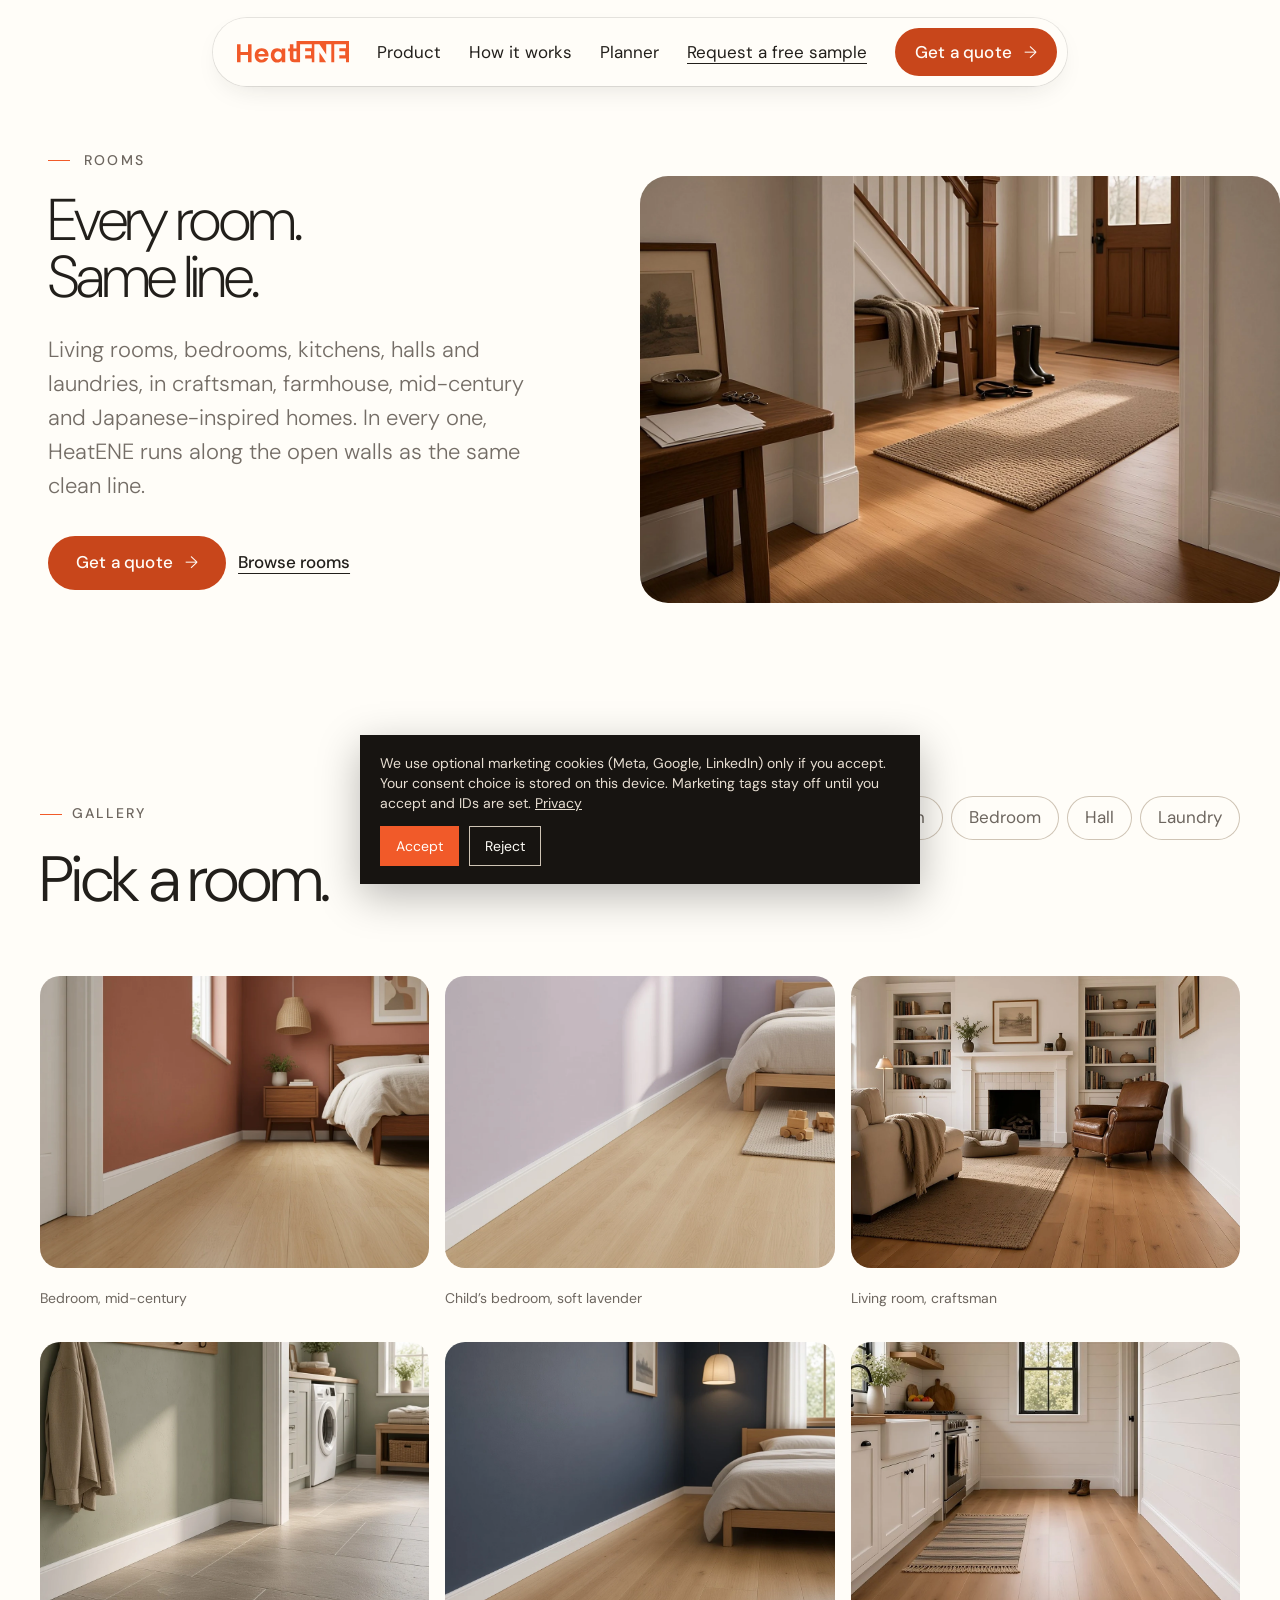
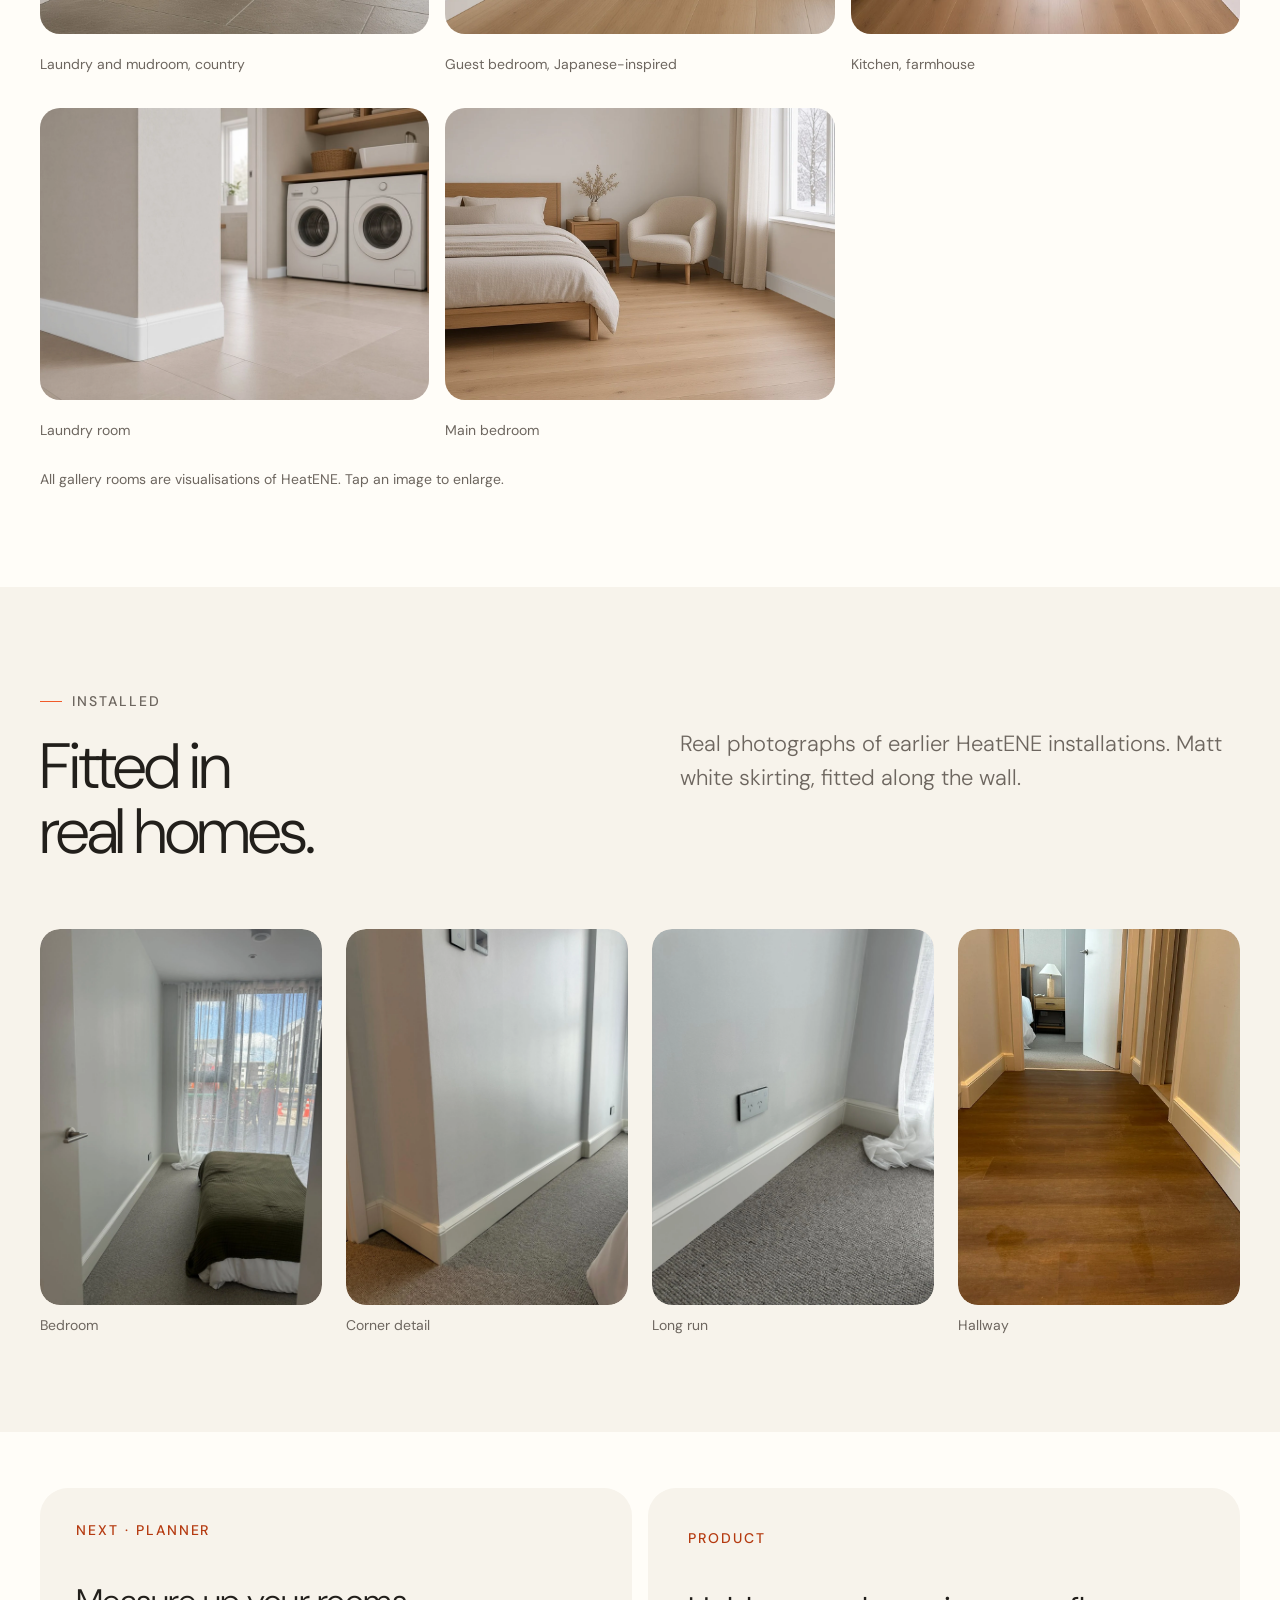
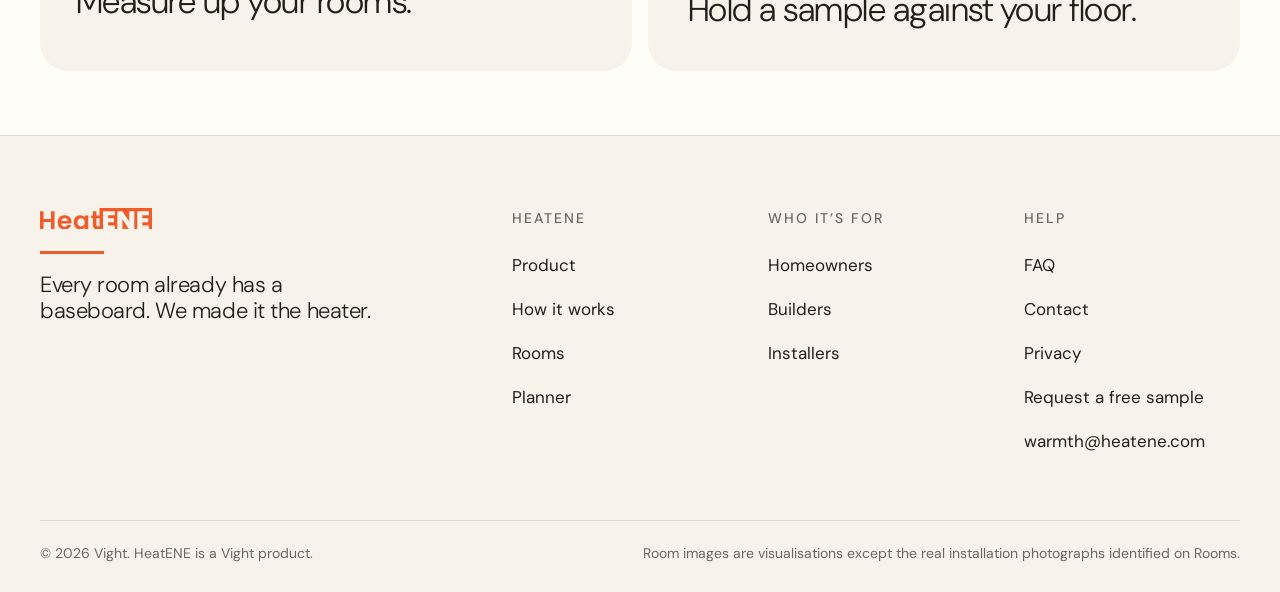
<file: rooms/index.html>
<!doctype html><html lang="en"><head><meta charset="utf-8"><meta name="viewport" content="width=device-width,initial-scale=1"><title>Rooms | HeatENE</title><meta property="og:title" content="Rooms | HeatENE"><meta name="description" content="HeatENE is a slim 5.5 in baseboard heater: silent, 100% efficient radiant plus convective warmth, room by room, with even warmth along every wall run. Whole-house heat for new and tight builds; in existing homes, alongside your current heating."><meta property="og:description" content="HeatENE is a slim 5.5 in baseboard heater: silent, 100% efficient radiant plus convective warmth, room by room, with even warmth along every wall run. Whole-house heat for new and tight builds; in existing homes, alongside your current heating."><link rel="icon" type="image/png" sizes="32x32" href="../assets/img/favicon-32.png"><link rel="apple-touch-icon" href="../assets/img/apple-touch-icon.png"><link rel="canonical" href="https://www.heatene.com/rooms/"><meta property="og:url" content="https://www.heatene.com/rooms/"><meta property="og:type" content="website"><meta property="og:image" content="https://www.heatene.com/assets/img/og.jpg"><meta property="og:image:alt" content="HeatENE matt white skirting in a furnished room"><meta name="twitter:card" content="summary_large_image"><!-- Tracking pixels: paste IDs into assets/js/pixels.js. Loads only after cookie consent. Empty = inactive. -->
<style>
@font-face{font-family:"DM Sans";src:url(../assets/fonts/DMSans-Variable.ttf) format("truetype");font-weight:100 1000;font-display:swap}
:root{--o:#F15A29;--od:#D94718;--g:#171411;--ink:#221F1B;--mu:#6D665F;--ch:#F7F3EB;--pl:#E7DED2;--li:#CFC4B5;--wh:#FFFDF8}
*{box-sizing:border-box;margin:0;padding:0;border-radius:0}
html{scroll-behavior:smooth}
body{font-family:"DM Sans",system-ui,sans-serif;background:var(--wh);color:var(--ink);font-size:17px;line-height:1.55;-webkit-font-smoothing:antialiased}
a{color:inherit;text-decoration:none}img{display:block;width:100%;height:100%;object-fit:cover}
.lp{fill:#F15A29}.ld{fill:#FFFDF8}.logo{display:block;width:112px;height:auto}
.w{max-width:1320px;margin:0 auto;padding:0 40px}
.lab{display:inline-flex;align-items:center;gap:10px;font-size:14px;letter-spacing:.14em;text-transform:uppercase;color:var(--mu);font-weight:500}
.lab:before{content:"";width:22px;height:1px;background:var(--o)}
h1,h2,h3{font-weight:300;letter-spacing:-.035em;line-height:1.02}
h2{font-size:clamp(38px,5vw,72px)}
h3{font-size:22px;font-weight:400;letter-spacing:-.015em;line-height:1.2}
p.lead{font-size:22px;color:var(--mu);max-width:560px;font-weight:300}
.btn{display:inline-flex;align-items:center;gap:12px;height:52px;padding:0 26px;background:var(--g);color:var(--wh);font-size:17px;font-weight:500;letter-spacing:.01em}
.btn.o{background:var(--o)}.btn.line{background:transparent;color:var(--ink);box-shadow:inset 0 0 0 1px var(--ink)}
.btn:after{content:"→";font-weight:300}
section{padding:140px 0}
.tag{position:absolute;left:14px;bottom:14px;font-size:14px;letter-spacing:.14em;text-transform:uppercase;background:rgba(255,253,248,.86);color:var(--ink);padding:5px 9px;font-weight:500}
.tag.real{background:var(--g);color:var(--wh)}
.tag.real:before{content:"";display:inline-block;width:6px;height:6px;background:var(--o);margin-right:7px;vertical-align:1px}
.fig{position:relative;overflow:hidden;background:var(--pl)}
.ph{outline:1px dashed var(--o);outline-offset:-1px}
.chip{display:inline-block;font-size:14px;letter-spacing:.12em;text-transform:uppercase;color:var(--od);border:1px dashed var(--o);padding:3px 7px;font-weight:500}
/* the wall-floor line motif */
.rule{position:relative;height:1px;background:var(--li)}
.rule:before{content:"";position:absolute;left:0;top:-1px;width:64px;height:3px;background:var(--o)}

/* nav */
.nav{position:fixed;top:18px;left:50%;transform:translateX(-50%);z-index:20;display:flex;align-items:center;gap:34px;background:rgba(255,253,248,.92);backdrop-filter:blur(10px);padding:12px 12px 12px 22px;box-shadow:0 0 0 1px rgba(34,31,27,.08)}
.nav ul{display:flex;gap:26px;list-style:none;font-size:14px;white-space:nowrap}.nav .q{white-space:nowrap}
.nav ul a{color:var(--mu)}.nav ul a:hover{color:var(--ink)}
.nav .q{height:38px;padding:0 16px;font-size:14px}
/* hero */
.hero{position:relative;height:100vh;min-height:720px;max-height:980px;padding:0;overflow:hidden;background:var(--pl)}
.hero img{position:absolute;inset:0;width:100%;height:100%;object-fit:cover}
.hero:after{content:"";position:absolute;inset:0;background:linear-gradient(90deg,rgba(23,20,17,.38) 0%,rgba(23,20,17,.12) 45%,rgba(23,20,17,0) 65%),linear-gradient(180deg,rgba(23,20,17,0) 45%,rgba(23,20,17,.3) 100%)}
.hero .copy{position:absolute;left:0;right:0;bottom:56px;z-index:2;color:var(--wh)}
.hero h1{font-size:clamp(56px,7.6vw,124px);font-weight:250;max-width:900px}
.hero .row{display:flex;flex-direction:column;align-items:flex-start;gap:26px;margin-top:28px;max-width:560px}
.hero .row p{max-width:460px;font-size:17px;font-weight:300;opacity:.95}
.hero .tag{left:auto;right:40px;bottom:40px;z-index:3}
.hero .hl{position:absolute;z-index:2;left:0;bottom:0;width:100%;height:1px;background:rgba(255,253,248,.4)}
/* idea */
.idea .grid{display:grid;grid-template-columns:5fr 7fr;gap:80px;align-items:end}
.idea h2 em{font-style:normal;color:var(--o)}
.idea .pair{display:grid;grid-template-columns:1fr 1fr;gap:16px;margin-top:80px}
.idea .pair .fig{aspect-ratio:4/3}
.idea .cap{display:flex;justify-content:space-between;margin-top:14px;font-size:14px;color:var(--mu)}
/* readouts */
.reads{display:grid;grid-template-columns:repeat(4,1fr);border-top:1px solid var(--li);border-bottom:1px solid var(--li);margin-top:96px}
.reads div{padding:30px 28px 34px;border-left:1px solid var(--li)}.reads div:first-child{border-left:0;padding-left:0}
.reads b{display:block;font-size:34px;font-weight:300;letter-spacing:-.02em;margin-bottom:6px}
.reads span{font-size:14px;color:var(--mu)}
/* comfort */
.comfort{background:var(--ch)}
.comfort .top{display:flex;justify-content:space-between;align-items:end;gap:60px;margin-bottom:64px}
.three{display:grid;grid-template-columns:repeat(3,1fr);gap:16px}
.card .fig{aspect-ratio:4/5}
.card h3{margin-top:22px}.card p{margin-top:8px;color:var(--mu);font-size:17px;max-width:360px}
.card .n{font-size:14px;letter-spacing:.14em;color:var(--o);font-weight:500;margin-top:22px;display:block}
/* how */
.how .grid{display:grid;grid-template-columns:1fr 1fr;gap:80px;align-items:center}
.steps{margin-top:48px;border-top:1px solid var(--li)}
.steps li{list-style:none;display:grid;grid-template-columns:56px 1fr;padding:22px 0;border-bottom:1px solid var(--li)}
.steps li b{font-weight:400;color:var(--o);font-size:14px;letter-spacing:.1em;padding-top:3px}
.steps li h3{font-size:22px}.steps li p{color:var(--mu);font-size:17px;margin-top:4px}
.how .fig{aspect-ratio:3/4}
/* product */
.product{background:var(--g);color:var(--wh)}
.product .lab{color:#b8ada1}
.product p.lead{color:#c9bfb3}
.product .grid{display:grid;grid-template-columns:7fr 5fr;grid-template-rows:640px;gap:16px;margin-top:64px}
.product .big{height:100%}
.product .stack{display:grid;grid-template-rows:1fr 1fr;gap:16px}
.product .specs{display:grid;grid-template-columns:repeat(3,1fr);margin-top:64px;border-top:1px solid #3b352f}
.product .specs div{padding:24px 24px 0 0}
.product .specs dt{font-size:14px;letter-spacing:.12em;text-transform:uppercase;color:#9d9287}
.product .specs dd{font-size:22px;font-weight:300;margin-top:6px}
.product .chip{color:#ff8c63;border-color:#ff8c63}
.product .tag{background:rgba(255,253,248,.9)}.product .tag.real{background:var(--g);color:var(--wh)}
/* rooms */
.rooms .top{display:flex;justify-content:space-between;align-items:end;margin-bottom:56px;gap:40px}
.gal{display:grid;grid-template-columns:repeat(12,1fr);grid-auto-rows:120px;gap:16px}
.gal .fig img{width:100%;height:100%;object-fit:cover;display:block}
.gal .fig:nth-child(1){grid-column:span 7;grid-row:span 5}
.gal .fig:nth-child(2){grid-column:span 5;grid-row:span 5}
.gal .fig:nth-child(3),.gal .fig:nth-child(4),.gal .fig:nth-child(5){grid-column:span 4;grid-row:span 4}
.gal .fig:nth-child(6){grid-column:span 5;grid-row:span 4}
.gal .fig:nth-child(7){grid-column:span 7;grid-row:span 4}
.gnote{margin-top:18px;font-size:14px;color:var(--mu)}
.gal .cap{position:absolute;right:14px;bottom:14px;color:var(--wh);font-size:14px;text-shadow:0 1px 8px rgba(0,0,0,.35)}
/* real installs strip */
.real{padding-top:0}
.real .strip{display:grid;grid-template-columns:repeat(3,1fr);gap:16px;margin-top:40px}
.real .strip .fig{aspect-ratio:3/4}
/* trade */
.trade{background:var(--pl)}
.trade .grid{display:grid;grid-template-columns:6fr 6fr;gap:80px;align-items:start}
.trade .fig{aspect-ratio:4/3}
.trade ul{list-style:none;margin:40px 0 44px;border-top:1px solid var(--li)}
.trade ul li{padding:18px 0;border-bottom:1px solid var(--li);display:grid;grid-template-columns:200px 1fr;gap:20px;font-size:17px}
.trade ul li b{font-weight:500}
.trade ul li span{color:var(--mu)}
.trade .acts{display:flex;gap:12px;flex-wrap:wrap}
/* faq */
.faq .grid{display:grid;grid-template-columns:4fr 8fr;gap:80px}
details{border-bottom:1px solid var(--li);padding:24px 0}
details:first-child{border-top:1px solid var(--li)}
summary{list-style:none;cursor:pointer;font-size:22px;font-weight:400;letter-spacing:-.01em;display:flex;justify-content:space-between}
summary::-webkit-details-marker{display:none}
summary:after{content:"+";color:var(--o);font-weight:300}
details[open] summary:after{content:"–"}
details p{color:var(--mu);margin-top:12px;max-width:680px}
/* cta */
.cta{position:relative;padding:0;min-height:640px;color:var(--wh);overflow:hidden}
.cta img{position:absolute;inset:0}
.cta:before{content:"";position:absolute;inset:0;background:rgba(23,20,17,.48);z-index:1}
.cta .w{position:relative;z-index:2;padding-top:150px;padding-bottom:110px}
.cta h2{font-size:clamp(48px,7vw,108px);max-width:900px}
.cta .acts{display:flex;gap:12px;margin-top:44px;flex-wrap:wrap}
.cta .btn.line{color:var(--wh);box-shadow:inset 0 0 0 1px var(--wh)}
.cta p{margin-top:22px;opacity:.85}
.cta .tag{z-index:3}
footer{background:var(--g);color:#b8ada1;font-size:14px}
footer .w{display:flex;justify-content:space-between;align-items:center;padding-top:36px;padding-bottom:36px;gap:20px}
/* audience split */
.aud{padding:0;background:var(--wh)}
.aud .row3{display:grid;grid-template-columns:repeat(3,1fr);border-bottom:1px solid var(--li)}
.aud a.c{display:flex;flex-direction:column;gap:14px;padding:44px 40px 40px;border-left:1px solid var(--li);transition:background .2s}
.aud a.c:first-child{border-left:0}
.aud a.c:hover{background:var(--ch)}
.aud .k{font-size:14px;letter-spacing:.14em;text-transform:uppercase;color:var(--o);font-weight:500}
.aud h3{font-size:34px;font-weight:300;letter-spacing:-.025em}
.aud p{color:var(--mu);font-size:17px;max-width:360px}
.aud .go{margin-top:auto;padding-top:14px;font-size:17px;font-weight:500;display:flex;align-items:center;gap:10px}
.aud .go:after{content:"→";font-weight:300;color:var(--o)}
/* how it fits */
.fits{background:var(--ch)}
.fits .grid{display:grid;grid-template-columns:5fr 7fr;gap:80px;align-items:center}
.fits ul{list-style:none;margin-top:36px;border-top:1px solid var(--li)}
.fits li{display:grid;grid-template-columns:36px 1fr;padding:18px 0;border-bottom:1px solid var(--li);font-size:17px}
.fits li i{display:block;width:20px;height:3px;background:var(--o);margin-top:11px}
.fits li i.t{width:10px;height:10px;background:var(--g);margin-top:7px}
.fits li i.hp{width:22px;height:10px;background:transparent;outline:1.5px dashed var(--mu);margin-top:7px}
.fits li b{font-weight:500}.fits li span{color:var(--mu)}
.fits .pair{margin-top:28px;padding:18px 20px;background:var(--wh);font-size:17px;color:var(--mu);border-left:3px solid var(--li)}
.fits .pair b{color:var(--ink);font-weight:500}
.plan{background:var(--wh);padding:28px;box-shadow:0 0 0 1px var(--li)}
.plan svg{display:block;width:100%;height:auto}
.plan .pc{display:flex;justify-content:space-between;margin-top:14px;font-size:14px;color:var(--mu)}
/* comparison */
.cmp .top{display:flex;justify-content:space-between;align-items:end;gap:60px;margin-bottom:56px}
.tbl{overflow-x:auto;-webkit-overflow-scrolling:touch}
.tbl table{width:100%;min-width:1080px;border-collapse:collapse;font-size:17px}
.tbl th,.tbl td{text-align:left;vertical-align:top;padding:16px 14px;border-bottom:1px solid var(--li)}
.tbl thead th{font-size:14px;letter-spacing:.1em;text-transform:uppercase;color:var(--mu);font-weight:500;border-bottom:1px solid var(--ink)}
.tbl tbody th{font-weight:500;width:150px;color:var(--ink)}
.tbl td{color:var(--mu)}
.tbl .h{background:var(--ch);color:var(--ink)}
.tbl thead th.h{color:var(--ink);box-shadow:inset 0 3px 0 var(--o)}
.tbl .y:before{content:"";display:inline-block;width:8px;height:8px;background:var(--o);margin-right:8px;vertical-align:1px}
.energy{display:grid;grid-template-columns:5fr 7fr;gap:60px;margin-top:64px;padding-top:40px;border-top:1px solid var(--li)}
.energy h3{font-size:34px;font-weight:300}
.energy p{color:var(--mu);margin-bottom:14px}
.energy .nums{display:grid;grid-template-columns:1fr 1fr;gap:16px;margin:8px 0 18px}
.energy .nums div{background:var(--ch);padding:22px}
.energy .nums b{display:block;font-size:34px;font-weight:300;letter-spacing:-.02em}
.energy .nums span{font-size:14px;color:var(--mu)}
.fn{font-size:14px;color:var(--mu);margin-top:22px;max-width:980px;line-height:1.5}
/* planner */
.planner{background:var(--g);color:var(--wh)}
.planner .lab{color:#b8ada1}.planner p.lead{color:#c9bfb3}
.planner .top{display:flex;justify-content:space-between;align-items:end;gap:60px;margin-bottom:48px}
.pl{display:grid;grid-template-columns:8fr 4fr;gap:16px;align-items:start}
.pl .rooms-in{background:#211d19;padding:24px}
.pl .hd,.pl .rm{display:grid;grid-template-columns:1.8fr .8fr .8fr .7fr .9fr 36px;gap:8px;align-items:center}
.pl .hd{font-size:14px;letter-spacing:.1em;text-transform:uppercase;color:#9d9287;padding-bottom:10px;border-bottom:1px solid #3b352f}
.pl .rm{padding:10px 0;border-bottom:1px solid #3b352f}
.pl input,.pl select{width:100%;height:40px;background:#171411;color:var(--wh);border:1px solid #4a433c;padding:0 10px;font:inherit;font-size:17px;border-radius:0}
.pl input:focus{outline:2px solid var(--o);outline-offset:-2px;border-color:transparent}
.pl .x{height:40px;background:none;border:1px solid #4a433c;color:#b8ada1;cursor:pointer;font-size:17px}
.pl .x:hover{color:var(--wh);border-color:var(--o)}
.pl .tools{display:flex;gap:12px;align-items:center;justify-content:space-between;margin-top:18px;flex-wrap:wrap}
.pl .add{height:44px;padding:0 18px;background:transparent;color:var(--wh);border:1px solid #6d665f;font:inherit;font-size:17px;cursor:pointer}
.pl .add:hover{border-color:var(--o)}
.pl .dw{display:flex;gap:10px;align-items:center;font-size:14px;color:#b8ada1}.pl .dw input{width:70px}
.pl .out{background:var(--wh);color:var(--ink);padding:28px}
.pl .big{font-size:64px;font-weight:250;letter-spacing:-.04em;line-height:1}
.pl .big small{font-size:22px;letter-spacing:0;color:var(--mu);margin-left:6px}
.pl dl{margin-top:22px;border-top:1px solid var(--li)}
.pl dl div{display:flex;justify-content:space-between;padding:11px 0;border-bottom:1px solid var(--li);font-size:17px}
.pl dt{color:var(--mu)}.pl dd{font-weight:500}
.pl .price{margin-top:18px;padding:14px 16px}
.pl .price b{font-size:22px;font-weight:300;display:block;margin-top:6px}
.pl .note{font-size:14px;color:var(--mu);margin-top:14px;line-height:1.5}
.pl .soon{margin-top:14px;font-size:14px;display:flex;justify-content:space-between;color:var(--mu)}
.pl .per{margin-top:18px;font-size:14px;color:#b8ada1}
.pl .per table{width:100%;border-collapse:collapse}.pl .per td,.pl .per th{padding:6px 4px;text-align:right;border-bottom:1px solid #3b352f}.pl .per th{font-weight:500;color:#9d9287;font-size:14px;letter-spacing:.08em;text-transform:uppercase}.pl .per td:first-child,.pl .per th:first-child{text-align:left}
.send{margin-top:16px;background:#211d19;padding:28px;display:grid;grid-template-columns:4fr 8fr;gap:40px}
.send h3{font-size:34px;font-weight:300}
.send p{color:#b8ada1;font-size:17px;margin-top:8px}
.send form{display:grid;grid-template-columns:1fr 1fr;gap:10px}
.send label{font-size:14px;letter-spacing:.1em;text-transform:uppercase;color:#9d9287;display:flex;flex-direction:column;gap:6px}
.send .full{grid-column:span 2}
.send input,.send select{height:44px;background:#171411;color:var(--wh);border:1px solid #4a433c;padding:0 12px;font:inherit;font-size:17px;border-radius:0}
.send button{height:52px;background:var(--o);color:var(--wh);border:0;font:inherit;font-weight:500;font-size:17px;cursor:pointer}
.send .draft{font-size:14px;color:#ff8c63;margin-top:4px}
.planner .chip{color:#ff8c63;border-color:#ff8c63}
/* builders */
.builders{background:var(--pl)}
.builders .grid{display:grid;grid-template-columns:6fr 6fr;gap:80px;align-items:start}
.builders .fig{aspect-ratio:4/3}
.builders ul{list-style:none;margin:36px 0 0;border-top:1px solid var(--li)}
.builders ul li{padding:18px 0;border-bottom:1px solid var(--li);display:grid;grid-template-columns:220px 1fr;gap:20px;font-size:17px}
.builders ul li b{font-weight:500}.builders ul li span{color:var(--mu)}
.pilot{margin-top:16px;background:var(--wh);padding:26px}
.pilot h3{font-size:22px;font-weight:400}
.pilot p{color:var(--mu);font-size:17px;margin-top:6px}
.pilot form{display:grid;grid-template-columns:1fr 1fr;gap:10px;margin-top:18px}
.pilot label{font-size:14px;letter-spacing:.1em;text-transform:uppercase;color:var(--mu);display:flex;flex-direction:column;gap:6px}
.pilot input,.pilot select{height:44px;border:1px solid var(--li);background:var(--wh);padding:0 12px;font:inherit;font-size:17px;color:var(--ink);border-radius:0}
.pilot .full{grid-column:span 2}
.pilot button{height:52px;background:var(--g);color:var(--wh);border:0;font:inherit;font-weight:500;font-size:17px;cursor:pointer}
.pilot .draft{font-size:14px;color:var(--od)}
/* sample */
.sample{padding:0;background:var(--g);color:var(--wh)}
.sample .grid{display:grid;grid-template-columns:5fr 7fr;align-items:stretch}
.sample .fig{min-height:420px}
.sample .tx{padding:80px 64px;display:flex;flex-direction:column;justify-content:center;gap:18px}
.sample .lab{color:#b8ada1}
.sample h2{font-size:clamp(36px,4vw,56px)}
.sample p{color:#c9bfb3;max-width:520px}
.sample .chip{color:#ff8c63;border-color:#ff8c63;align-self:flex-start}
@media (max-width:900px){
 .aud .row3{grid-template-columns:1fr}.aud a.c{border-left:0;border-top:1px solid var(--li);padding:30px 22px}
 .fits .grid,.energy,.builders .grid,.sample .grid,.send{grid-template-columns:1fr;gap:32px}
 .cmp .top,.planner .top{flex-direction:column;align-items:flex-start;gap:20px}
 .plan{padding:14px}
 .pl{grid-template-columns:1fr}
 .pl .hd{display:none}
 .pl .rm{grid-template-columns:1fr 1fr 1fr;gap:8px;padding:14px 0}
 .pl .rm>*:first-child{grid-column:span 3}
 .pl .rm label.m{display:flex;flex-direction:column;gap:4px;font-size:14px;letter-spacing:.08em;text-transform:uppercase;color:#9d9287}
 .send form,.pilot form{grid-template-columns:1fr}.send .full,.pilot .full{grid-column:auto}
 .builders ul li{grid-template-columns:1fr;gap:4px}
 .energy .nums{grid-template-columns:1fr}
 .sample .tx{padding:48px 22px}
}
@media (min-width:901px){.pl .rm label.m span{display:none}}

@media (max-width:900px){
 .w{padding:0 22px}section{padding:88px 0}
 .nav{left:12px;right:12px;transform:none;top:12px;gap:12px;justify-content:space-between}.nav ul{display:none}
 .hero{min-height:640px}.hero img{object-position:28% 55%}.hero .copy{bottom:34px}.hero h1{font-size:54px}.hero .row{flex-direction:column;align-items:flex-start;gap:22px}.hero .row p{font-size:17px}.hero .tag{right:12px;bottom:auto;top:76px}
 .idea .grid,.how .grid,.trade .grid,.faq .grid,.product .grid{grid-template-columns:1fr;gap:36px}
 .idea .pair{grid-template-columns:1fr;margin-top:48px}
 .reads{grid-template-columns:1fr 1fr}.reads div:nth-child(3){border-left:0;padding-left:0}.reads div{border-top:1px solid var(--li)}
 .comfort .top,.rooms .top{flex-direction:column;align-items:flex-start}
 .three{grid-template-columns:1fr;gap:40px}.real .strip{grid-template-columns:1fr 1fr}
 .gal{grid-template-columns:1fr 1fr;grid-auto-rows:auto;gap:10px}.gal .fig:nth-child(n){grid-column:span 1;grid-row:auto;aspect-ratio:4/5}.gal .fig:nth-child(1),.gal .fig:nth-child(6),.gal .fig:nth-child(7){grid-column:span 2;aspect-ratio:4/3}.gal .cap{font-size:14px;left:10px;right:auto;bottom:10px;text-shadow:0 1px 6px rgba(0,0,0,.55)}.gal .tag{left:8px;bottom:8px;font-size:14px;padding:4px 6px}
 .product .specs{grid-template-columns:1fr}.product .grid{grid-template-rows:auto}.product .big{aspect-ratio:4/3;height:auto}.product .stack{grid-template-rows:none;grid-template-columns:1fr 1fr}.product .stack .fig{aspect-ratio:3/4}
 .trade ul li{grid-template-columns:1fr;gap:4px}
}
.real .strip{grid-template-columns:repeat(3,1fr)}
.real .strip .fig{border-radius:20px}
.real .strip .tag{top:14px;bottom:auto;display:inline-flex;align-items:center}
.real .strip .tag:before{flex:none}
.real .strip .fig img{width:100%;height:100%;object-fit:cover;display:block;border-radius:inherit}
@media (max-width:900px){.real .strip{grid-template-columns:1fr 1fr;gap:12px;margin-top:28px}.real .strip .fig:first-child{grid-column:1/-1;aspect-ratio:4/3}.real .strip .tag{left:8px;right:auto;top:8px;bottom:auto;width:max-content;max-width:calc(100% - 16px);font-size:14px;letter-spacing:.08em;padding:4px 8px;line-height:1.35}}
.pl .wnote{margin-top:10px;font-size:14px;color:var(--mu);line-height:1.45}
.pl .per table{min-width:520px}
/* ===== inner pages (shared) ===== */
.nav .cur{color:var(--ink);box-shadow:inset 0 -1px 0 var(--o)}
.nav .mb{display:none;height:38px;padding:0 14px;background:transparent;border:1px solid var(--li);font:inherit;font-size:14px;color:var(--ink);cursor:pointer}
.mnav{display:none;position:fixed;top:76px;left:12px;right:12px;z-index:19;background:var(--wh);box-shadow:0 0 0 1px var(--li);padding:10px 22px 18px}
.mnav a{display:flex;justify-content:space-between;padding:13px 0;border-bottom:1px solid var(--pl);font-size:17px}
.mnav a:after{content:"→";color:var(--o)}
.mnav.open{display:block}
@media (max-width:1180px){.nav ul{display:none}.nav .mb{display:inline-block}.nav{gap:12px}}
/* footer, site version */
footer.site{padding:0}
footer.site .fw{max-width:1320px;margin:0 auto;padding:72px 40px 28px}
footer.site .cols{display:grid;grid-template-columns:4fr 2fr 2fr 2fr 2fr;gap:40px;padding-bottom:56px;border-bottom:1px solid #3b352f}
footer.site h4{font-size:14px;letter-spacing:.14em;text-transform:uppercase;color:#7d746a;font-weight:500;margin-bottom:14px}
footer.site .cols a{display:block;padding:5px 0;color:#d8cfc4;font-size:17px}
footer.site .cols a:hover{color:var(--wh)}
footer.site .big{font-size:34px;font-weight:300;color:var(--wh);letter-spacing:-.02em;line-height:1.15;margin-top:22px;max-width:360px}
footer.site .line{position:relative;height:1px;background:#3b352f;margin:0}
footer.site .base{display:flex;justify-content:space-between;gap:24px;padding-top:22px;font-size:14px;color:#9d9287;flex-wrap:wrap}
/* page hero shell */
.xh{position:relative;padding:0;overflow:hidden;color:var(--wh);background:var(--g)}
.xh .bg{position:absolute;inset:0}
.xh .bg:after{content:"";position:absolute;inset:0;background:linear-gradient(90deg,rgba(23,20,17,.5) 0%,rgba(23,20,17,.18) 50%,rgba(23,20,17,0) 72%),linear-gradient(180deg,rgba(23,20,17,.1) 0%,rgba(23,20,17,0) 40%,rgba(23,20,17,.42) 100%)}
.xh .in{position:relative;z-index:2;max-width:1320px;margin:0 auto;padding:0 40px}
.xh .idx{font-size:14px;letter-spacing:.16em;text-transform:uppercase;font-weight:500;display:flex;gap:14px;align-items:center;color:rgba(255,253,248,.85)}
.xh .idx b{color:var(--o);font-weight:500}
.xh .idx:before{content:"";width:22px;height:1px;background:var(--o)}
.xh h1{font-size:clamp(54px,7.4vw,120px);font-weight:250;letter-spacing:-.045em;line-height:.98;margin-top:20px}
.xh p.sub{font-size:22px;font-weight:300;max-width:500px;margin-top:26px;opacity:.95}
.xh .acts{display:flex;gap:12px;flex-wrap:wrap;margin-top:32px}
.xh .btn.line{color:var(--wh);box-shadow:inset 0 0 0 1px rgba(255,253,248,.9)}
.xh .jump{position:absolute;z-index:3;left:0;right:0;bottom:0;border-top:1px solid rgba(255,253,248,.28)}
.xh .jump .in{display:flex;gap:0}
.xh .jump a{flex:1;padding:18px 0 20px;font-size:14px;color:rgba(255,253,248,.8);border-left:1px solid rgba(255,253,248,.18);padding-left:18px;display:flex;gap:10px}
.xh .jump a:first-child{border-left:0;padding-left:0}
.xh .jump a b{color:var(--o);font-weight:500}
.xh .jump a:hover{color:var(--wh)}
/* hero: full-bleed photo */
.xh.photo{height:92vh;min-height:720px;max-height:940px}
.xh.photo .copy{position:absolute;left:0;right:0;bottom:120px;z-index:2}
/* hero: split */
.xh.split{display:grid;grid-template-columns:6fr 6fr;height:100vh;min-height:760px;max-height:940px}
.xh.split .jump{background:var(--g)}
.xh.split .l{position:relative;padding:190px 64px 150px max(40px,calc((100vw - 1320px)/2 + 40px));display:flex;flex-direction:column;justify-content:flex-end}
.xh.split .r{position:relative}
.xh.split .floor{position:absolute;left:0;right:0;z-index:3;height:3px;background:var(--o);pointer-events:none}
/* hero: chalk */
.xh.chalk{background:var(--ch);color:var(--ink)}
.xh.chalk .idx{color:var(--mu)}
.xh.chalk .btn.line{color:var(--ink);box-shadow:inset 0 0 0 1px var(--ink)}
.xh.chalk .jump{border-top-color:var(--li)}.xh.chalk .jump a{color:var(--mu);border-left-color:var(--li)}.xh.chalk .jump a:hover{color:var(--ink)}
/* section head */
.sh{display:flex;justify-content:space-between;align-items:end;gap:60px;margin-bottom:64px}
.sh h2 em{font-style:normal;color:var(--o)}
.dark{background:var(--g);color:var(--wh)}.dark .lab{color:#b8ada1}.dark p.lead{color:#c9bfb3}.dark .chip{color:#ff8c63;border-color:#ff8c63}
.chalk{background:var(--ch)}.plaster{background:var(--pl)}
.tc{display:inline-block;font-size:14px;letter-spacing:.12em;text-transform:uppercase;color:var(--od);border:1px dashed var(--o);padding:3px 7px;font-weight:500;white-space:nowrap}
.dark .tc{color:#ff8c63;border-color:#ff8c63}
.vnote{font-size:14px;color:var(--mu);margin-top:16px}.dark .vnote{color:#9d9287}
.capline{display:flex;justify-content:space-between;margin-top:12px;font-size:14px;color:var(--mu)}
/* big statement band */
.band{padding:120px 0}
.band .st{font-size:clamp(34px,4.4vw,64px);font-weight:250;letter-spacing:-.035em;line-height:1.08;max-width:1100px}
.band .st em{font-style:normal;color:var(--o)}
/* next page strip */
.nextp{padding:0;background:var(--wh)}
.nextp .g{display:grid;grid-template-columns:1fr 1fr;border-top:1px solid var(--li)}
.nextp a{display:grid;grid-template-columns:1fr 200px;align-items:center;gap:30px;padding:44px 40px;border-left:1px solid var(--li);transition:background .2s}
.nextp a:first-child{border-left:0}
.nextp a:hover{background:var(--ch)}
.nextp .k{font-size:14px;letter-spacing:.14em;text-transform:uppercase;color:var(--o);font-weight:500}
.nextp h3{font-size:34px;font-weight:300;margin-top:10px}
.nextp .fig{aspect-ratio:4/3}
/* ===== product ===== */
.anat{display:grid;grid-template-columns:8fr 4fr;gap:16px}
.anat .fig{aspect-ratio:4/3}
.pin{position:absolute;z-index:2;transform:translate(-50%,-50%);width:30px;height:30px;background:var(--o);color:var(--wh);font-size:14px;font-weight:500;display:flex;align-items:center;justify-content:center;cursor:pointer;border:0;font-family:inherit}
.pin:after{content:"";position:absolute;inset:-7px;box-shadow:0 0 0 1px rgba(241,90,41,.55)}
.pin.on{background:var(--g)}
.alist{list-style:none;border-top:1px solid var(--li)}
.alist li{display:grid;grid-template-columns:44px 1fr;padding:18px 0;border-bottom:1px solid var(--li);cursor:pointer;transition:background .15s}
.alist li b{color:var(--o);font-weight:500;font-size:14px;padding-top:2px}
.alist li h3{font-size:22px}.alist li p{color:var(--mu);font-size:17px;margin-top:3px}
.alist li.on{background:var(--ch);box-shadow:-12px 0 0 var(--ch),12px 0 0 var(--ch)}
.kit{display:grid;grid-template-columns:2.2fr 1fr 1fr 1fr 1fr;gap:0;border-top:1px solid #3b352f;border-bottom:1px solid #3b352f}
.kit div{padding:34px 26px 30px;border-left:1px solid #3b352f;display:flex;flex-direction:column;gap:14px}
.kit div:first-child{border-left:0;padding-left:0}
.kit svg{height:120px;width:100%}
.kit b{font-weight:400;font-size:22px}.kit span{font-size:14px;color:#9d9287}
.sheet{background:var(--wh);box-shadow:0 0 0 1px var(--li)}
.sheet .hd{display:flex;justify-content:space-between;align-items:center;padding:22px 28px;border-bottom:1px solid var(--ink)}
.sheet .hd b{font-weight:500;letter-spacing:.02em}
.sheet table{width:100%;border-collapse:collapse;font-size:17px}
.sheet th,.sheet td{text-align:left;padding:15px 28px;border-bottom:1px solid var(--pl);vertical-align:top}
.sheet th{width:32%;font-weight:400;color:var(--mu)}
.sheet tr.g th{font-size:14px;letter-spacing:.14em;text-transform:uppercase;color:var(--o);font-weight:500;padding-top:24px;background:var(--ch)}
.sheet tr.g th{width:auto}
.finish{display:grid;grid-template-columns:repeat(3,1fr);gap:16px}
.finish .sw{aspect-ratio:1/1;position:relative}
.finish .sw.w1{background:#F6F4EF;box-shadow:inset 0 0 0 1px var(--li)}
.finish .sw.w2{background:repeating-linear-gradient(90deg,#c9a37a 0 7px,#c29a70 7px 9px,#cfa983 9px 19px,#bf966b 19px 21px)}
.finish .sw.w3{background:var(--ch);outline:1px dashed var(--o);outline-offset:-1px;display:flex;align-items:center;justify-content:center;color:var(--od);font-size:14px}
/* ===== how it works ===== */
.elev{background:var(--wh);box-shadow:0 0 0 1px var(--li);padding:30px}
.elev svg{display:block;width:100%;height:auto}
.zone{display:grid;grid-template-columns:7fr 5fr;gap:60px;align-items:center}
.zone .plan{padding:24px}
.zone .plan svg .rm{cursor:pointer;transition:fill .2s}
.zstate{list-style:none;border-top:1px solid #3b352f}
.zstate li{display:flex;justify-content:space-between;align-items:center;padding:14px 0;border-bottom:1px solid #3b352f;font-size:17px;cursor:pointer}
.zstate li span.s{font-size:14px;letter-spacing:.12em;text-transform:uppercase;padding:4px 9px;font-weight:500;min-width:62px;text-align:center}
.s-on{background:var(--o);color:var(--wh)}.s-low{background:#6b3a26;color:#ffd9c9}.s-off{background:transparent;color:#9d9287;box-shadow:inset 0 0 0 1px #4a433c}
.proof{display:grid;grid-template-columns:repeat(4,1fr);border-top:1px solid var(--ink)}
.proof div{padding:28px 24px 30px 0;border-right:1px solid var(--li);margin-right:24px}
.proof div:last-child{border-right:0}
.proof .st{font-size:14px;letter-spacing:.12em;text-transform:uppercase;color:var(--mu);margin-bottom:22px;display:flex;align-items:center;gap:8px}
.proof .st:before{content:"";width:8px;height:8px;box-shadow:inset 0 0 0 1.5px var(--mu)}
.proof .st.ok:before{background:var(--o);box-shadow:none}
.proof b{display:block;font-weight:400;font-size:22px;letter-spacing:-.01em}
.proof p{font-size:14px;color:var(--mu);margin-top:8px}
/* ===== builders ===== */
.tl{position:relative;margin-top:24px}
.tl .track{display:grid;grid-template-columns:repeat(7,1fr);position:relative}
.tl .track:before{content:"";position:absolute;left:0;right:0;top:27px;height:1px;background:#4a433c}
.tl .st{position:relative;padding-right:18px}
.tl .st .dot{width:13px;height:13px;background:var(--g);box-shadow:inset 0 0 0 1.5px #6d665f;margin:21px 0 26px}
.tl .st.hi .dot{background:var(--o);box-shadow:none;width:13px}
.tl .st.hi:before{content:"";position:absolute;left:0;right:0;top:26px;height:3px;background:var(--o)}
.tl .st b{display:block;font-size:14px;letter-spacing:.14em;text-transform:uppercase;color:#9d9287;font-weight:500}
.tl .st h3{font-size:22px;margin-top:8px;font-weight:400}
.tl .st p{font-size:14px;color:#b8ada1;margin-top:8px}
.tl .st.hi h3{color:var(--o)}
.tl .st .x{font-size:14px;color:#9d9287;margin-top:10px;text-decoration:line-through;text-decoration-color:var(--o)}
.off{display:grid;grid-template-columns:repeat(6,1fr);border-top:1px solid var(--li);border-bottom:1px solid var(--li)}
.off div{padding:28px 20px 30px;border-left:1px solid var(--li);font-size:17px}
.off div:first-child{border-left:0;padding-left:0}
.off s{text-decoration-color:var(--o);text-decoration-thickness:2px;font-size:22px;font-weight:300;letter-spacing:-.01em;display:block;margin-bottom:8px}
.off span{font-size:14px;color:var(--mu)}
/* ===== installers ===== */
.seq{display:grid;grid-template-columns:repeat(3,1fr);gap:16px}
.seq .s{background:var(--wh);box-shadow:0 0 0 1px var(--li);padding:26px;display:flex;flex-direction:column;gap:14px;position:relative}
.seq .s .n{font-size:56px;font-weight:200;letter-spacing:-.04em;line-height:1;color:var(--o)}
.seq .s svg{width:100%;height:150px;background:var(--ch)}
.seq .s h3{font-size:22px}.seq .s p{font-size:17px;color:var(--mu)}
.dl{display:grid;grid-template-columns:repeat(4,1fr);border-top:1px solid #3b352f}
.dl a,.dl div{padding:26px 22px 30px 0;border-bottom:1px solid #3b352f;display:flex;flex-direction:column;gap:10px;margin-right:22px}
.dl .ft{font-size:14px;letter-spacing:.14em;text-transform:uppercase;color:#9d9287}
.dl b{font-weight:400;font-size:22px}
.dl .av{font-size:14px;color:#ff8c63}
.dl svg{width:30px;height:38px}
.need{list-style:none;border-top:1px solid var(--li)}
.need li{display:grid;grid-template-columns:1fr auto;gap:20px;padding:17px 0;border-bottom:1px solid var(--li);font-size:17px;align-items:center}
.need li span{color:var(--mu);font-size:17px}
.ruler{position:absolute;left:0;right:0;bottom:58px;height:40px;z-index:2;pointer-events:none}
/* ===== homeowners ===== */
.swi{display:grid;grid-template-columns:8fr 4fr;gap:16px;align-items:stretch}
.swi .stage{background:var(--wh);box-shadow:0 0 0 1px var(--li);padding:20px}
.swi .stage svg{display:block;width:100%;height:auto}
.swi .opts{display:flex;flex-direction:column;border-top:1px solid var(--li)}
.swi .opts button{all:unset;cursor:pointer;display:grid;grid-template-columns:1fr auto;padding:18px 0;border-bottom:1px solid var(--li);font-size:17px}
.swi .opts button:after{content:"";width:10px;height:10px;box-shadow:inset 0 0 0 1.5px var(--li);align-self:center}
.swi .opts button.on{color:var(--ink);font-weight:500}.swi .opts button.on:after{background:var(--o);box-shadow:none}
.swi .opts button:not(.on){color:var(--mu)}
.swi .say{margin-top:22px;background:var(--wh);padding:22px;box-shadow:0 0 0 1px var(--li);min-height:150px}
.swi .say b{display:block;font-weight:500;margin-bottom:6px}.swi .say p{color:var(--mu);font-size:17px}
.lives{display:grid;grid-template-columns:repeat(4,1fr);gap:16px}
.lives .fig{aspect-ratio:3/4}
.lives h3{margin-top:18px;font-size:22px}.lives p{color:var(--mu);font-size:17px;margin-top:6px}
.path{display:grid;grid-template-columns:repeat(3,1fr);border-top:1px solid #3b352f}
.path div{padding:30px 30px 34px 0;border-right:1px solid #3b352f;margin-right:30px}
.path div:last-child{border-right:0}
.path b{font-size:64px;font-weight:200;color:var(--o);line-height:1;letter-spacing:-.04em}
.path h3{margin-top:18px}.path p{color:#b8ada1;font-size:17px;margin-top:6px}
/* ===== rooms ===== */
.mosaic{display:grid;grid-template-columns:repeat(12,1fr);grid-template-rows:repeat(2,1fr);gap:8px;position:absolute;inset:0;padding:8px}
.mosaic .fig:nth-child(1){grid-column:1/6;grid-row:1/3}
.mosaic .fig:nth-child(2){grid-column:6/10;grid-row:1/2}
.mosaic .fig:nth-child(3){grid-column:10/13;grid-row:1/2}
.mosaic .fig:nth-child(4){grid-column:6/8;grid-row:2/3}
.mosaic .fig:nth-child(5){grid-column:8/13;grid-row:2/3}
.xh.rooms-h{height:92vh;min-height:760px;max-height:940px;background:var(--wh)}
.xh.rooms-h .card{position:absolute;z-index:3;left:max(40px,calc((100vw - 1320px)/2 + 40px));bottom:110px;background:var(--wh);color:var(--ink);padding:40px 44px 44px;max-width:560px;box-shadow:0 0 0 1px var(--li)}
.xh.rooms-h .card .idx{color:var(--mu)}
.xh.rooms-h .card h1{font-size:clamp(54px,6vw,96px)}
.xh.rooms-h .card p.sub{opacity:1;color:var(--mu)}
.filt{display:flex;gap:8px;flex-wrap:wrap;margin-bottom:28px}
.filt button{all:unset;cursor:pointer;height:40px;padding:0 18px;display:inline-flex;align-items:center;font-size:17px;box-shadow:inset 0 0 0 1px var(--li);color:var(--mu)}
.filt button.on{background:var(--g);color:var(--wh);box-shadow:none}
.filt button span{margin-left:8px;font-size:14px;opacity:.6}
.rg{columns:3;column-gap:16px}
.rg .fig{break-inside:avoid;margin-bottom:16px;cursor:zoom-in}
.rg .fig img{height:auto}
.rg .fig .cap{position:absolute;left:16px;bottom:14px;color:var(--wh);font-size:14px;text-shadow:0 1px 10px rgba(0,0,0,.5)}
.rg .fig.hide{display:none}
.lb{position:fixed;inset:0;z-index:50;background:rgba(23,20,17,.94);display:none;align-items:center;justify-content:center;padding:40px}
.lb.open{display:flex}.lb img{max-width:100%;max-height:100%;width:auto;height:auto;object-fit:contain}
.lb button{position:absolute;top:22px;right:22px;all:unset;color:var(--wh);font-size:14px;cursor:pointer;padding:10px 14px;box-shadow:inset 0 0 0 1px rgba(255,253,248,.5)}
.realg{display:grid;grid-template-columns:5fr 3fr 4fr;gap:16px}
.realg .fig{aspect-ratio:3/4}
.realg .fig.w{aspect-ratio:auto}
/* ===== planner page ===== */
.meas{display:grid;grid-template-columns:7fr 5fr;gap:60px;align-items:center}
.meas ol{list-style:none;border-top:1px solid var(--li);counter-reset:m}
.meas li{display:grid;grid-template-columns:44px 1fr;padding:17px 0;border-bottom:1px solid var(--li);font-size:17px}
.meas li b{color:var(--o);font-weight:500;font-size:14px}
.meas li span{color:var(--mu)}
.xh.plan-h .r{background:var(--wh);display:flex;align-items:center;justify-content:center;padding:150px 50px 100px}
.xh.plan-h .r svg{width:100%;height:auto}
/* ===== faq page ===== */
.fq{display:grid;grid-template-columns:3fr 9fr;gap:80px;align-items:start}
.fq .rail{position:sticky;top:110px;display:flex;flex-direction:column;border-top:1px solid var(--li)}
.fq .rail a{display:flex;justify-content:space-between;padding:13px 0;border-bottom:1px solid var(--li);font-size:17px;color:var(--mu)}
.fq .rail a span{font-size:14px;color:var(--li)}
.fq .rail a.on{color:var(--ink)}.fq .rail a.on span{color:var(--o)}
.fq .grp{margin-bottom:72px}.fq .grp h2{font-size:34px;margin-bottom:22px}
.fq .grp .lab{margin-bottom:14px}
.fsearch{display:flex;max-width:620px;margin-top:36px;background:var(--wh);box-shadow:0 0 0 1px rgba(255,253,248,.2)}
.fsearch input{flex:1;height:60px;border:0;padding:0 22px;font:inherit;font-size:17px;color:var(--ink);background:var(--wh);border-radius:0}
.fsearch input:focus{outline:2px solid var(--o);outline-offset:-2px}
.fsearch span{display:flex;align-items:center;padding:0 22px;background:var(--o);color:var(--wh);font-size:17px;font-weight:500}
.nores{display:none;color:var(--mu);font-size:17px;padding:30px 0}
.qmark{position:absolute;right:max(40px,calc((100vw - 1320px)/2 + 40px));bottom:0;z-index:1;font-size:min(60vw,820px);font-weight:200;line-height:.74;color:#221e1a;letter-spacing:-.06em;pointer-events:none;user-select:none}
/* ===== about ===== */
.mani{padding:160px 0 140px}
.mani .st{font-size:clamp(40px,5.6vw,88px);font-weight:250;letter-spacing:-.045em;line-height:1.03;max-width:1200px}
.mani .st span{color:var(--o)}
.status{display:grid;grid-template-columns:repeat(5,1fr);position:relative}
.status:before{content:"";position:absolute;left:0;right:0;top:7px;height:1px;background:var(--li)}
.status div{position:relative;padding-right:24px}
.status i{display:block;width:15px;height:15px;background:var(--wh);box-shadow:inset 0 0 0 1.5px var(--mu);margin-bottom:24px}
.status .done i{background:var(--o);box-shadow:none}
.status .done:before{content:"";position:absolute;left:0;right:0;top:6px;height:3px;background:var(--o)}
.status div:last-child:before{display:none}
.status b{font-size:14px;letter-spacing:.14em;text-transform:uppercase;color:var(--mu);font-weight:500}
.status h3{font-size:22px;margin-top:8px}.status p{font-size:17px;color:var(--mu);margin-top:6px}
.facts{display:grid;grid-template-columns:repeat(3,1fr);border-top:1px solid #3b352f}
.facts div{padding:26px 26px 30px 0;border-bottom:1px solid #3b352f;margin-right:26px}
.facts dt{font-size:14px;letter-spacing:.14em;text-transform:uppercase;color:#9d9287}
.facts dd{font-size:22px;font-weight:300;margin-top:8px}
/* ===== contact ===== */
.route{display:grid;grid-template-columns:repeat(2,1fr);gap:8px;margin-top:34px}
.route button{all:unset;cursor:pointer;padding:18px 18px;box-shadow:inset 0 0 0 1px var(--li);font-size:17px;display:flex;flex-direction:column;gap:4px;background:var(--wh)}
.route button small{font-size:14px;color:var(--mu)}
.route button.on{box-shadow:inset 0 0 0 2px var(--o)}
.cform{display:grid;grid-template-columns:1fr 1fr;gap:12px;margin-top:22px}
.cform label{font-size:14px;letter-spacing:.1em;text-transform:uppercase;color:var(--mu);display:flex;flex-direction:column;gap:6px}
.cform input,.cform select,.cform textarea{height:48px;border:1px solid var(--li);background:var(--wh);padding:0 14px;font:inherit;font-size:17px;color:var(--ink);border-radius:0;text-transform:none;letter-spacing:0}
.cform textarea{height:110px;padding:12px 14px;resize:vertical}
.cform .full{grid-column:span 2}
.cform .only{display:none}
.cform button{height:56px;background:var(--o);color:var(--wh);border:0;font:inherit;font-weight:500;font-size:17px;cursor:pointer}
.cform .draft{font-size:14px;color:var(--od);text-transform:none;letter-spacing:0}
.xh.contact-h{display:grid;grid-template-columns:6fr 6fr;min-height:100vh;background:var(--ch);color:var(--ink)}
.xh.contact-h .l{padding:150px 64px 80px max(40px,calc((100vw - 1320px)/2 + 40px))}
.xh.contact-h .l .idx{color:var(--mu)}
.xh.contact-h h1{font-size:clamp(54px,6vw,96px)}
.xh.contact-h .r{position:relative}
.xh.contact-h .r .fig{position:absolute;inset:0}
.xh.contact-h .r .over{position:absolute;z-index:2;left:40px;right:40px;top:110px;background:rgba(255,253,248,.95);padding:24px 28px;display:grid;grid-template-columns:1fr 1fr;gap:18px;font-size:17px}
.xh.contact-h .r .over dt{font-size:14px;letter-spacing:.14em;text-transform:uppercase;color:var(--mu)}
.xh.contact-h .r .over dd{margin-top:4px}
@media (max-width:900px){
 footer.site .fw{padding:56px 22px 24px}footer.site .cols{grid-template-columns:1fr 1fr;gap:28px}footer.site .cols>div:first-child{grid-column:span 2}
 .xh .in{padding:0 22px}
 .xh.photo{height:auto;min-height:0;max-height:none}
 .xh.photo .bg{position:relative;height:56vh;min-height:380px}
 .xh.photo .bg:after{background:linear-gradient(180deg,rgba(23,20,17,0) 50%,rgba(23,20,17,.35) 100%)}
 .xh.photo .copy{position:relative;bottom:auto;padding:40px 0 48px;background:var(--g)}
 .xh h1{font-size:clamp(46px,13vw,64px)}
 .xh p.sub{font-size:17px}
 .xh .jump{display:none}
 .xh.split,.xh.contact-h{grid-template-columns:1fr;min-height:0;height:auto;max-height:none}
 .xh.split .l,.xh.contact-h .l{padding:120px 22px 48px}
 .xh.split .r{height:56vh;min-height:360px}
 .xh.contact-h .r{height:520px}
 .xh.plan-h .r{padding:30px 16px}
 .sh{flex-direction:column;align-items:flex-start;gap:20px;margin-bottom:40px}
 .band{padding:80px 0}
 .nextp .g{grid-template-columns:1fr}.nextp a{grid-template-columns:1fr 120px;padding:30px 22px;border-left:0;border-top:1px solid var(--li)}
 .anat,.zone,.swi,.meas,.fq{grid-template-columns:1fr;gap:28px}
 .kit{grid-template-columns:1fr 1fr}.kit div{border-left:0;padding-left:0;border-bottom:1px solid #3b352f}.kit div:first-child{grid-column:span 2}
 .sheet th,.sheet td{padding:13px 16px}
 .proof,.dl,.facts{grid-template-columns:1fr 1fr}
 .tl .track{grid-template-columns:1fr;gap:6px}.tl .track:before{left:6px;right:auto;top:0;bottom:0;width:1px;height:auto}
 .tl .st{padding-left:34px}.tl .st .dot{position:absolute;left:0;top:4px;margin:0}.tl .st.hi:before{left:5px;right:auto;top:0;bottom:0;width:3px;height:auto}
 .off{grid-template-columns:1fr 1fr}.off div{border-left:0;padding-left:0;border-bottom:1px solid var(--li)}
 .seq,.lives,.path{grid-template-columns:1fr}
 .path div{border-right:0;border-bottom:1px solid #3b352f;margin-right:0}
 .rg{columns:2;column-gap:8px}.rg .fig{margin-bottom:8px}
 .realg{grid-template-columns:1fr 1fr}.realg .fig.w{grid-column:span 2;aspect-ratio:4/3}
 .fq .rail{position:static;flex-direction:row;overflow-x:auto;border-top:0;gap:8px}.fq .rail a{white-space:nowrap;border:1px solid var(--li);padding:8px 12px;gap:8px}
 .status{grid-template-columns:1fr;gap:20px}.status:before{display:none}.status .done:before{display:none}
 .mosaic{grid-template-columns:1fr 1fr;grid-template-rows:repeat(3,1fr)}
 .mosaic .fig:nth-child(n){grid-column:auto;grid-row:auto}.mosaic .fig:nth-child(1){grid-column:span 2}
 .xh.rooms-h{height:auto;min-height:0;max-height:none;display:flex;flex-direction:column}
 .xh.rooms-h .mosaic{position:relative;height:420px}
 .xh.rooms-h .card{position:relative;left:auto;bottom:auto;margin:0;padding:36px 22px 44px;box-shadow:none}
 .route{grid-template-columns:1fr}.cform{grid-template-columns:1fr}.cform .full{grid-column:auto}
 .xh.contact-h .r .over{grid-template-columns:1fr;left:16px;right:16px;bottom:16px}
 .qmark{font-size:90vw;right:10px}
 .finish{grid-template-columns:repeat(3,1fr);gap:8px}
}
.dark .filt button{color:#c9bfb3;box-shadow:inset 0 0 0 1px #4a433c}.dark .filt button.on{background:var(--o);color:var(--wh);box-shadow:none}
.rg .fig .cap{position:static;display:block;color:var(--mu);text-shadow:none;padding:10px 0 4px;font-size:14px;background:var(--wh)}
.rg .fig{overflow:visible}
.xh .stage-t{position:absolute;z-index:3;right:max(40px,calc((100vw - 1320px)/2 + 40px));bottom:120px;background:rgba(23,20,17,.82);padding:22px 26px;width:330px;color:var(--wh)}
.xh .stage-t .k{font-size:14px;letter-spacing:.14em;text-transform:uppercase;color:#b8ada1}
.xh .stage-t .bars{display:grid;grid-template-columns:repeat(7,1fr);gap:4px;margin:14px 0 12px}.xh .stage-t .bars i{height:4px;background:#4a433c}.xh .stage-t .bars i.hi{background:var(--o)}
.xh .stage-t b{font-weight:400;font-size:22px}.xh .stage-t p{font-size:14px;color:#c9bfb3;margin-top:4px}
@media(max-width:900px){.xh .stage-t{position:relative;right:auto;bottom:auto;width:auto;margin:0;background:#211d19}}
/* ===== LIGHT + ROUNDED system (round 9) ===== */
:root{--od:#B53A10;--ob:#C8461B;--obh:#B53A10;--ot:#B53A10;--sand:#F3ECE2;--tint:#FCF1EA;--line:rgba(34,31,27,.11);--rl:28px;--rm:20px;--rs:14px;--ri:12px;
--sh:0 1px 2px rgba(34,31,27,.04),0 14px 36px -18px rgba(34,31,27,.16);--sh2:0 1px 2px rgba(34,31,27,.05),0 24px 60px -28px rgba(34,31,27,.22)}
section{padding:150px 0}
/* buttons, chips */
.btn{border-radius:999px;background:var(--ob);color:var(--wh);height:54px;padding:0 28px;transition:background .2s,box-shadow .2s}
.btn:hover{background:var(--obh)}
.btn.o{background:var(--ob)}.btn.o:hover{background:var(--obh)}
.btn.line{background:rgba(255,253,248,.6);color:var(--ink);box-shadow:inset 0 0 0 1px rgba(34,31,27,.28)}
.btn.line:hover{background:var(--wh);box-shadow:inset 0 0 0 1px var(--ink)}
.nav .q{height:40px;border-radius:999px}
.chip,.tc{border-radius:999px;color:var(--ot);border:1px solid rgba(241,90,41,.45);background:var(--tint);padding:3px 10px}
.ph{outline:0;box-shadow:inset 0 0 0 1px rgba(241,90,41,.45);border-radius:var(--rs)}
.tag{border-radius:999px;padding:6px 11px}
.tag.real{background:rgba(255,253,248,.94);color:var(--ink)}
.tag.real:before{border-radius:50%}
/* images */
.fig{border-radius:var(--rm);background:var(--sand)}
.fig img{border-radius:inherit}
/* nav */
.nav{border-radius:999px;padding:10px 10px 10px 24px;background:rgba(255,253,248,.9);box-shadow:0 0 0 1px var(--line),0 10px 30px -14px rgba(34,31,27,.18)}
.nav .mb{border-radius:999px;border-color:var(--line)}
.mnav{border-radius:var(--rm);box-shadow:0 0 0 1px var(--line),var(--sh2);padding:12px 24px 18px}
.mnav a:last-child{border-bottom:0}
/* homepage hero: inset rounded photo */
.hero{margin:12px;border-radius:var(--rl);height:calc(100vh - 24px)}
.hero .hl{display:none}
/* audience split -> cards */
.aud{padding:28px 0 0}
.aud .row3{max-width:1320px;margin:0 auto;padding:0 40px;gap:16px;border-bottom:0}
.aud a.c{border:0;border-radius:var(--rl);background:var(--ch);padding:40px 36px 36px;transition:background .2s,box-shadow .2s}
.aud a.c:first-child{border-left:0}
.aud a.c:hover{background:var(--tint);box-shadow:var(--sh)}
.aud .k,.nextp .k,.card .n{color:var(--ot)}
/* readouts */
.reads{border:0;gap:12px}
.reads div,.reads div:first-child{border:0;padding:28px 26px 30px;background:var(--ch);border-radius:var(--rm)}
/* product (home) -> light sand */
.product{background:var(--sand);color:var(--ink)}
.product .lab{color:var(--mu)}.product p.lead{color:var(--mu)}
.product .specs{border-top:0;gap:12px}
.product .specs div{background:var(--wh);border-radius:var(--rm);padding:22px 24px;box-shadow:var(--sh)}
.product .specs dt{color:var(--mu)}
.product .chip{color:var(--ot);border-color:rgba(241,90,41,.45)}
.product .tag.real{background:rgba(255,253,248,.94);color:var(--ink)}
.trade,.builders{background:var(--sand)}
/* lists with dividers */
.steps,.trade ul,.builders ul,.fits ul{border-top:1px solid var(--line)}
.steps li,.trade ul li,.builders ul li,.fits li{border-bottom:1px solid var(--line)}
.fits li i.t{background:var(--ink);border-radius:3px}
.fits li i{border-radius:2px}
.fits .pair{border-radius:var(--rs);border-left:0;box-shadow:inset 3px 0 0 var(--o),0 0 0 1px var(--line)}
.plan{border-radius:var(--rl);box-shadow:0 0 0 1px var(--line),var(--sh)}
/* faq accordions as cards */
.faq details,.fq details,details{border:0;background:var(--wh);border-radius:var(--rm);box-shadow:0 0 0 1px var(--line);padding:22px 26px;margin-bottom:10px;transition:box-shadow .2s}
details:first-child{border-top:0}
details[open]{box-shadow:0 0 0 1px rgba(241,90,41,.35),var(--sh)}
summary{font-size:22px}
summary:after{width:30px;height:30px;border-radius:50%;background:var(--tint);display:inline-flex;align-items:center;justify-content:center;flex:none;margin-left:16px;color:var(--ot)}
/* comparison table */
.tbl{border-radius:var(--rl);box-shadow:0 0 0 1px var(--line),var(--sh);background:var(--wh)}
.tbl th,.tbl td{border-bottom:1px solid var(--line);padding:18px 18px}
.tbl thead th{border-bottom:1px solid var(--line);background:var(--ch)}
.tbl tbody tr:nth-child(even) th,.tbl tbody tr:nth-child(even) td{background:#FBF8F3}
.tbl tbody tr:last-child th,.tbl tbody tr:last-child td{border-bottom:0}
.tbl .h,.tbl tbody tr:nth-child(even) .h{background:var(--tint);color:var(--ink)}
.tbl thead th.h{background:#FADFD0;box-shadow:inset 0 3px 0 var(--o)}
.tbl .y:before{border-radius:50%}
.energy{border-top:1px solid var(--line)}
.energy .nums div{border-radius:var(--rm)}
/* planner (home + planner page) -> light */
.planner{background:var(--ch);color:var(--ink)}
.planner .lab{color:var(--mu)}.planner p.lead{color:var(--mu)}
.planner .chip{color:var(--ot);border-color:rgba(241,90,41,.45)}
.pl .rooms-in{background:var(--wh);border-radius:var(--rl);padding:28px;box-shadow:0 0 0 1px var(--line),var(--sh)}
.pl .hd{color:var(--mu);border-bottom:1px solid var(--line)}
.pl .rm{border-bottom:1px solid var(--line)}
.pl input,.pl select{background:var(--wh);color:var(--ink);border:1px solid var(--li);border-radius:var(--ri)}
.pl input:hover{border-color:#b5a998}
.pl input:focus{outline:2px solid var(--o);outline-offset:1px;border-color:var(--li)}
.pl .x{border:1px solid var(--line);color:var(--mu);border-radius:var(--ri);background:var(--ch)}
.pl .x:hover{color:var(--ot);border-color:var(--o);background:var(--tint)}
.pl .add{color:var(--ink);border:1px solid var(--li);border-radius:999px;background:var(--wh)}
.pl .add:hover{border-color:var(--o);background:var(--tint)}
.pl .dw{color:var(--mu)}
.pl .out{border-radius:var(--rl);box-shadow:0 0 0 1px var(--line),var(--sh2);padding:32px}
.pl dl{border-top:1px solid var(--line)}.pl dl div{border-bottom:1px solid var(--line)}
.pl .price{border-radius:var(--rs);background:var(--tint)}
.pl .per{color:var(--mu)}
.pl .per table{border-radius:var(--rs);overflow:hidden}
.planner .hmrow{display:flex;align-items:center;gap:16px 20px;flex-wrap:wrap;margin:-16px 0 24px}
.planner .hml{font-size:14px;letter-spacing:.12em;text-transform:uppercase;color:var(--mu);font-weight:500}
.planner .hm{display:inline-flex;gap:4px;padding:4px;background:var(--wh);border-radius:999px;box-shadow:0 0 0 1px var(--line),var(--sh)}
.planner .hm button{height:42px;padding:0 20px;border:0;border-radius:999px;background:transparent;color:var(--ink);font:inherit;font-size:17px;font-weight:500;cursor:pointer;transition:background .2s,color .2s}
.planner .hm button:hover{background:var(--tint)}
.planner .hm button.on{background:var(--g);color:var(--wh)}
.planner .hm button:focus-visible{outline:2px solid var(--o);outline-offset:2px}
.planner .exh{font-size:14px;color:var(--mu)}
.planner .exh summary{cursor:pointer;color:var(--ink);text-decoration:underline;text-decoration-color:var(--li);text-underline-offset:4px;list-style:none}
.planner .exh summary::-webkit-details-marker{display:none}

.planner details.exh,.planner details.exh[open]{border:0;background:none;box-shadow:none;padding:0;margin:0;border-radius:0}
.planner .exh summary{display:inline;font-size:17px;font-weight:400;letter-spacing:0}
.planner .exh summary:after{width:auto;height:auto;background:none;border-radius:0;display:inline;margin-left:4px;content:'+';color:var(--ot)}.planner .exh[open] summary:after{content:'–'}
.planner .exh p{margin-top:8px;max-width:520px;line-height:1.5;font-size:14px;color:var(--mu)}
.pl .capw{grid-column:1/-1;margin:2px 0 0;font-size:14px;line-height:1.45;color:var(--ot);background:var(--tint);border-radius:var(--ri);padding:8px 12px}
.pl .capsum{color:var(--ot)}
.pl .hmsel{margin-top:10px}
.pl .per td,.pl .per th{border-bottom:1px solid var(--line);padding:9px 8px}
.pl .per th{color:var(--mu);background:var(--ch)}
.pl .per tbody tr:nth-child(even) td{background:#FBF8F3}
.send{background:var(--wh);border-radius:var(--rl);padding:36px;box-shadow:0 0 0 1px var(--line),var(--sh);margin-top:20px}
.send p{color:var(--mu)}
.send label,.pilot label,.cform label{color:var(--mu)}
.send input,.send select,.pilot input,.pilot select,.cform input,.cform select,.cform textarea{background:var(--wh);color:var(--ink);border:1px solid var(--li);border-radius:var(--ri);height:50px;padding:0 16px;transition:border-color .2s}
.cform textarea{height:120px;padding:14px 16px}
.send input:focus,.send select:focus,.pilot input:focus,.pilot select:focus,.cform input:focus,.cform select:focus,.cform textarea:focus{outline:2px solid var(--o);outline-offset:1px}
.send button,.pilot button,.cform button{border-radius:999px;background:var(--ob);color:var(--wh);height:56px}
.send button:hover,.pilot button:hover,.cform button:hover{background:var(--obh)}
.send .draft,.pilot .draft,.cform .draft{color:var(--ot)}
.pilot{border-radius:var(--rl);box-shadow:0 0 0 1px var(--line),var(--sh);padding:32px}
/* sample band (home) -> tinted rounded panel */
.sample{background:transparent;color:var(--ink);padding:0 0 40px}
.sample .grid{max-width:1240px;margin:0 auto;border-radius:var(--rl);overflow:hidden;background:var(--tint)}
.sample .fig{border-radius:0}
.sample .lab{color:var(--mu)}.sample p{color:var(--mu)}
.sample .chip{color:var(--ot);border-color:rgba(241,90,41,.45)}
/* cta photo band -> inset rounded */
.cta{margin:0 12px 12px;border-radius:var(--rl)}
.cta:before{background:rgba(23,20,17,.4)}
/* footer -> light */
footer,footer.site{background:var(--ch);color:var(--mu);border-top:1px solid var(--line)}
footer.site .cols{border-bottom:1px solid var(--line)}
footer.site h4{color:var(--mu)}
footer.site .cols a{color:var(--ink)}
footer.site .cols a:hover{color:var(--ot)}
footer.site .big{color:var(--ink)}
footer.site .base{color:var(--mu)}
footer.site .cols>div:first-child .big:before{content:"";display:block;width:64px;height:3px;background:var(--o);margin-bottom:18px}
/* ===== inner pages ===== */
.xh{background:var(--wh);color:var(--ink)}
.xh .idx{color:var(--mu)}
.xh .btn.line{color:var(--ink);background:rgba(255,253,248,.6);box-shadow:inset 0 0 0 1px rgba(34,31,27,.28)}
.xh .jump{border-top:1px solid var(--line)}
.xh .jump a{color:var(--mu);border-left:1px solid var(--line)}
.xh .jump a:hover{color:var(--ink)}
.xh .jump a b{color:var(--ot)}
/* photo hero: inset, rounded */
.xh.photo{color:var(--ink);background:var(--wh)}
.xh.photo .bg{inset:12px;border-radius:var(--rl);overflow:hidden}
.xh.photo .idx{color:var(--mu)}
.xh.photo .btn.line{color:var(--ink);background:transparent;box-shadow:inset 0 0 0 1px rgba(34,31,27,.28)}
.xh.photo .btn.line:hover{background:var(--tint)}
.xh.photo .jump{left:12px;right:12px;bottom:12px;border-top:1px solid var(--line);border-radius:0 0 var(--rl) var(--rl);background:var(--wh)}
.xh.photo .jump a{color:var(--mu);border-left-color:var(--line)}
.xh.photo .jump a b{color:var(--ot)}
.xh.photo .jump a:hover{color:var(--ink)}
/* split hero: light text column + rounded image */
.xh.split{background:var(--wh);color:var(--ink)}
.xh.split .jump{background:transparent}
.xh.split .r{margin:12px 12px 70px 0;border-radius:var(--rl);overflow:hidden}
.xh.split .r .fig{border-radius:0}
.xh.plan-h .r{background:var(--ch)}
.xh.plan-h .r svg{background:var(--wh);border-radius:var(--rm);padding:18px;box-shadow:var(--sh)}
.ruler line{stroke:var(--ink);stroke-opacity:.28}.ruler line:last-child{stroke:var(--o);stroke-opacity:1}
/* faq hero */
.xh.faq-h{background:var(--ch);margin:12px;border-radius:var(--rl)}
.qmark{color:#EEE3D5}
.fsearch{border-radius:999px;overflow:hidden;box-shadow:0 0 0 1px var(--line),var(--sh);background:var(--wh)}
.fsearch input{background:var(--wh);padding:0 26px}
.fsearch input:focus{outline:0}
.fsearch:focus-within{box-shadow:0 0 0 2px var(--o),var(--sh)}
.fsearch span{background:var(--ob);border-radius:999px;margin:6px;padding:0 20px}
/* dark sections -> warm tint */
.dark{background:var(--tint);color:var(--ink)}
.dark .lab{color:var(--mu)}.dark p.lead{color:var(--mu)}
.dark .chip,.dark .tc{color:var(--ot);border-color:rgba(241,90,41,.45);background:var(--wh)}
.dark .vnote{color:var(--mu)}
.vnote{color:var(--mu)}
.chalk{background:var(--ch)}.plaster{background:var(--sand)}
/* next-page cards */
.nextp{padding:56px 0 64px;background:var(--wh)}
.nextp .g{max-width:1320px;margin:0 auto;padding:0 40px;gap:16px;border-top:0}
.nextp a,.nextp a:first-child{border:0;border-radius:var(--rl);background:var(--ch);padding:32px 32px 32px 36px;transition:background .2s,box-shadow .2s}
.nextp a:hover{background:var(--tint);box-shadow:var(--sh)}
.nextp .fig{border-radius:var(--rm)}
/* product page */
.pin{border-radius:50%;background:var(--wh);color:var(--ot);box-shadow:0 0 0 2px var(--o),0 6px 16px -6px rgba(34,31,27,.4)}
.pin:after{border-radius:50%;box-shadow:0 0 0 1px rgba(255,253,248,.85)}
.pin.on{background:var(--ob);color:var(--wh);box-shadow:0 0 0 2px var(--wh),0 6px 16px -6px rgba(34,31,27,.4)}
.alist{border-top:0}
.alist li{border-bottom:0;border-radius:var(--rs);padding:16px 18px;margin-bottom:4px}
.alist li:hover{background:var(--ch)}
.alist li.on{background:var(--tint);box-shadow:none}
.kit{border:0;gap:12px}
.kit div,.kit div:first-child{border:0;padding:28px 24px 26px;background:var(--wh);border-radius:var(--rm);box-shadow:var(--sh)}
.kit span{color:var(--mu)}
.sheet{border-radius:var(--rl);overflow:hidden;box-shadow:0 0 0 1px var(--line),var(--sh2)}
.sheet .hd{border-bottom:1px solid var(--line);background:var(--wh)}
.sheet th,.sheet td{border-bottom:1px solid var(--line)}
.sheet tr:last-child th,.sheet tr:last-child td{border-bottom:0}
.sheet tr.g th{color:var(--ot);background:var(--tint)}
.sheet tbody tr:not(.g):nth-child(even) th,.sheet tbody tr:not(.g):nth-child(even) td{background:#FDFBF7}
.finish .sw{border-radius:var(--rl);overflow:hidden}
.finish .sw.w3{outline:0;box-shadow:inset 0 0 0 1px rgba(241,90,41,.45);color:var(--ot)}
/* how it works */
.elev{border-radius:var(--rl);box-shadow:0 0 0 1px var(--line),var(--sh);padding:32px}
.elev svg{border-radius:var(--rm)}
.zone .plan{border-radius:var(--rl)}
.zstate{border-top:0;background:var(--wh);border-radius:var(--rm);padding:6px 22px;box-shadow:0 0 0 1px var(--line),var(--sh)}
.zstate li{border-bottom:1px solid var(--line)}.zstate li:last-child{border-bottom:0}
.zstate li span.s{border-radius:999px}
.s-on{background:var(--ob);color:var(--wh)}
.s-low{background:#FADFD0;color:#8A2E0D}
.s-off{background:var(--ch);color:var(--mu);box-shadow:inset 0 0 0 1px var(--line)}
.filt button,.dark .filt button{border-radius:999px;color:var(--mu);box-shadow:inset 0 0 0 1px var(--li);background:var(--wh)}
.filt button.on,.dark .filt button.on{background:var(--ob);color:var(--wh);box-shadow:none}
.filt button:hover{color:var(--ink)}
.proof{border-top:0;gap:14px}
.proof div,.proof div:last-child{border:0;margin:0;padding:28px 26px 30px;background:var(--wh);border-radius:var(--rm);box-shadow:var(--sh)}
.proof .st:before{border-radius:50%}
/* builders */
.tl{background:var(--wh);border-radius:var(--rl);padding:34px 36px 40px;box-shadow:0 0 0 1px var(--line),var(--sh)}
.tl .track:before{background:var(--li)}
.tl .st .dot{background:var(--wh);box-shadow:inset 0 0 0 2px var(--li);border-radius:50%}
.tl .st.hi .dot{background:var(--o);box-shadow:0 0 0 4px #FADFD0}
.tl .st.hi:before{border-radius:3px}
.tl .st b{color:var(--mu)}.tl .st p{color:var(--mu)}.tl .st .x{color:var(--mu)}
.tl .st.hi h3{color:var(--ot)}
.off{border:0;gap:12px}
.off div,.off div:first-child{border:0;padding:26px 22px 28px;background:var(--ch);border-radius:var(--rm)}
.xh .stage-t{background:rgba(255,253,248,.95);color:var(--ink);border-radius:var(--rm);box-shadow:var(--sh2);backdrop-filter:blur(8px)}
.xh .stage-t .k{color:var(--mu)}.xh .stage-t p{color:var(--mu)}
.xh .stage-t .bars i{background:var(--pl);border-radius:2px}.xh .stage-t .bars i.hi{background:var(--o)}
/* installers */
.seq{gap:18px}
.seq .s{border-radius:var(--rl);box-shadow:0 0 0 1px var(--line),var(--sh);padding:28px}
.seq .s svg{border-radius:var(--rs)}
.dl{border-top:0;gap:12px}
.dl a,.dl div{border:0;margin:0;padding:26px 24px 28px;background:var(--wh);border-radius:var(--rm);box-shadow:var(--sh)}
.dl .ft{color:var(--mu)}.dl .av{color:var(--ot)}
.need{border-top:0;background:var(--wh);border-radius:var(--rl);padding:8px 30px;box-shadow:0 0 0 1px var(--line),var(--sh)}
.need li{border-bottom:1px solid var(--line)}.need li:last-child{border-bottom:0}
/* homeowners */
.swi .stage{border-radius:var(--rl);box-shadow:0 0 0 1px var(--line),var(--sh);padding:22px}
.swi .stage svg{border-radius:var(--rm)}
.swi .opts{border-top:0;gap:6px}
.swi .opts button{border:0;border-radius:var(--rs);padding:16px 18px;background:var(--ch)}
.swi .opts button:hover{background:var(--tint)}
.swi .opts button.on{background:var(--tint);box-shadow:inset 0 0 0 1px rgba(241,90,41,.4)}
.swi .opts button:after{border-radius:50%}
.swi .say{border-radius:var(--rm);box-shadow:0 0 0 1px var(--line),var(--sh)}
.path{border-top:0;gap:16px}
.path div,.path div:last-child{border:0;margin:0;padding:32px 30px 34px;background:var(--wh);border-radius:var(--rl);box-shadow:var(--sh)}
.path p{color:var(--mu)}
/* rooms */
.mosaic .fig{border-radius:var(--rm)}
.xh.rooms-h .mosaic{padding:12px;gap:10px}
.xh.rooms-h .card{border-radius:var(--rl);box-shadow:var(--sh2)}
.rg .fig{background:none;border-radius:0}
.rg .fig img{border-radius:var(--rm)}
.rg .fig .cap{background:transparent}
.realg figure .fig,.realg .fig{border-radius:var(--rm)}
.lb{background:rgba(247,243,235,.97)}
.lb img{border-radius:var(--rm);box-shadow:var(--sh2)}
.lb button{color:var(--ink);box-shadow:inset 0 0 0 1px var(--li);border-radius:999px;background:var(--wh);padding:10px 18px}
/* planner page */
.meas svg{border-radius:var(--rl)}
.meas ol{border-top:0;background:var(--wh);border-radius:var(--rl);padding:6px 26px;box-shadow:0 0 0 1px var(--line),var(--sh)}
.meas li{border-bottom:1px solid var(--line)}.meas li:last-child{border-bottom:0}
.meas li b{color:var(--ot)}
/* faq page */
.fq .rail{border-top:0;background:var(--ch);border-radius:var(--rm);padding:8px}
.fq .rail a{border-bottom:0;border-radius:var(--ri);padding:12px 14px}
.fq .rail a span{color:var(--mu)}
.fq .rail a.on{background:var(--wh);box-shadow:var(--sh)}.fq .rail a.on span{color:var(--ot)}
/* about */
.status i{border-radius:50%}
.status .done:before{border-radius:3px}
.facts{border-top:0;gap:12px}
.facts div{border:0;margin:0;padding:24px 24px 26px;background:var(--wh);border-radius:var(--rm);box-shadow:var(--sh)}
.facts dt{color:var(--mu)}
/* contact */
.route button{border-radius:var(--rs);box-shadow:inset 0 0 0 1px var(--li);transition:box-shadow .2s,background .2s}
.route button:hover{background:var(--tint)}
.route button.on{box-shadow:inset 0 0 0 2px var(--o);background:var(--tint)}
.xh.contact-h{background:var(--ch);min-height:min(100vh,940px)}
.xh.contact-h .r{margin:12px 12px 12px 0;border-radius:var(--rl);overflow:hidden}
.xh.contact-h .r .fig{border-radius:0}
.xh.contact-h .r .over{border-radius:var(--rm);box-shadow:var(--sh2)}
/* mobile */
@media (max-width:900px){
 section{padding:96px 0}
 .hero{margin:8px;border-radius:22px;height:calc(100svh - 16px)}
 .aud{padding:16px 0 0}.aud .row3{padding:0 16px;gap:10px}.aud a.c{border-top:0;padding:30px 24px;border-radius:22px}
 .reads div:nth-child(3){padding-left:26px}.reads div{border-top:0}
 .xh.photo .bg{position:relative;inset:auto;margin:8px;border-radius:22px}
 .xh.photo .copy{background:var(--wh);color:var(--ink)}
 .xh.photo .idx{color:var(--mu)}
 .xh.photo .btn.line{color:var(--ink);background:transparent;box-shadow:inset 0 0 0 1px rgba(34,31,27,.28)}
 .xh.split .r{margin:0 8px 8px;border-radius:22px}
 .xh.contact-h .r{margin:0 8px 8px;border-radius:22px}
 .xh.faq-h{margin:8px;border-radius:22px}
 .xh .stage-t{margin:0 16px 24px;background:var(--ch);box-shadow:none}
 .nextp{padding:32px 0 40px}.nextp .g{padding:0 16px;gap:10px}.nextp a,.nextp a:first-child{border-top:0;padding:24px;border-radius:22px}
 .kit div,.kit div:first-child{border-bottom:0;padding:22px 18px}
 .off div,.off div:first-child{border-bottom:0;padding:22px 18px}
 .path div,.path div:last-child{border-bottom:0}
 .tl{padding:26px 20px}
 .need{padding:4px 18px}.meas ol{padding:4px 18px}
 .fq .rail{background:transparent;padding:0}.fq .rail a{border:1px solid var(--line);border-radius:999px;padding:8px 14px}
 .pl .rooms-in,.pl .out,.send,.pilot{padding:20px;border-radius:22px}
 .pl .rm label.m{color:var(--mu)}
 .planner .hmrow{flex-direction:column;align-items:stretch;margin:0 0 20px}
 .planner .hm{flex-direction:column;border-radius:var(--rm)}
 .planner .hm button{border-radius:var(--rs);height:46px}
 .pl div.per{overflow-x:auto;-webkit-overflow-scrolling:touch}.pl div.per table{min-width:600px}
 .tbl{border-radius:22px}
 .sample .grid{margin:0 16px;border-radius:22px}
 .cta{margin:0 8px 8px;border-radius:22px}
 .xh.rooms-h .card{border-radius:0;box-shadow:none}
 .xh.rooms-h .mosaic{padding:8px;gap:8px}
 .proof div,.dl div,.facts div{padding:22px 18px}
}
.hero .btn.line,.cta .btn.line{background:rgba(23,20,17,.16);color:var(--wh);box-shadow:inset 0 0 0 1px rgba(255,253,248,.9)}
.hero .btn.line:hover,.cta .btn.line:hover{background:rgba(23,20,17,.3)}
.pl>*,.pl .rm>*,.pl .rooms-in{min-width:0}
@media (max-width:900px){.pl .rooms-in{padding:16px}.pl .rm{gap:6px}.pl input,.pl select{padding:0 8px}}
.pl .per{overflow-x:auto;-webkit-overflow-scrolling:touch}
@media (max-width:900px){.pl .per td,.pl .per th{padding:8px 5px}.pl .per th{font-size:14px;letter-spacing:.04em}}
.proof>*,.dl>*,.facts>*,.finish>*,.kit>*,.off>*,.path>*,.reads>*{min-width:0}
.facts dd{overflow-wrap:anywhere}
@media (max-width:900px){.facts dd{font-size:17px}.finish .sw+div,.finish figcaption{font-size:14px}}
@media (max-width:900px){.capline{flex-direction:column;align-items:flex-start;gap:6px}}
.fsearch span{white-space:nowrap}
@media (max-width:900px){.xh .ruler{display:none}.fsearch span{font-size:14px;padding:0 14px;margin:5px}.fsearch input{padding:0 18px;font-size:17px}}
/* AA: small orange text uses the deeper --ot */
.steps li b,.xh .idx b,.alist li b,.card .n,.sheet tr.g th,summary:after,.cform .draft,.lab b,.k b{color:var(--ot)}
.xh.photo .idx b{color:var(--ot)}
/* ===== See the heat (thermal proof) ===== */
.heat{padding-top:40px}
.hp{display:grid;grid-template-columns:7fr 5fr;gap:16px;background:var(--tint);border-radius:var(--rl);padding:16px;margin-top:56px}
.hp figure{margin:0}
.hp .fig{border-radius:var(--rm);overflow:hidden;background:#1d1a17}
.hp .fig img{width:100%;height:100%;object-fit:cover;display:block}
.hp-main .fig{aspect-ratio:4/3;height:100%;border-radius:22px}
.hp-side{display:grid;grid-template-rows:1fr 1fr;gap:16px}
.hp-side figure{display:flex;flex-direction:column;gap:8px;min-height:0}
.hp-side .fig{flex:1;min-height:0}
.hp-side figcaption{font-size:14px;color:var(--mu);padding:0 6px 2px}
.hp-foot{grid-column:1/-1;display:grid;grid-template-columns:1fr auto;gap:32px;align-items:end;background:var(--wh);border-radius:var(--rm);padding:28px 30px;box-shadow:0 0 0 1px var(--line)}
.hp-pts{list-style:none;margin:0;padding:0;display:grid;grid-template-columns:repeat(3,1fr);gap:28px}
.hp-pts li{display:flex;flex-direction:column;gap:6px}
.hp-pts i{display:block;width:44px;height:3px;background:var(--o);border-radius:2px;margin-bottom:10px;box-shadow:0 -10px 14px -4px rgba(241,90,41,.35)}
.hp-pts b{font-weight:500;font-size:17px}
.hp-pts span{font-size:17px;color:var(--mu);line-height:1.5}
.hp-meta{display:flex;flex-direction:column;gap:12px;align-items:flex-end;min-width:220px}
.hp-scale{display:flex;align-items:center;gap:10px;font-size:14px;letter-spacing:.12em;text-transform:uppercase;color:var(--mu)}
.hp-scale i{display:block;width:120px;height:8px;border-radius:999px;background:linear-gradient(90deg,#2a1b6b,#8e2fa0,#e0457b,#f7931e,#fde74c,#fffbe6)}
.hp-cap{font-size:14px;color:var(--mu);margin:0}
.heat-duo{display:grid;grid-template-columns:7fr 5fr;gap:16px;margin-top:40px;background:var(--tint);border-radius:var(--rl);padding:16px}
.heat-duo figure{margin:0}
.heat-duo .fig{border-radius:var(--rm);overflow:hidden;background:#1d1a17}
.heat-duo .fig img{width:100%;height:100%;object-fit:cover;display:block}
.hd-main .fig{aspect-ratio:4/3;height:100%;border-radius:22px}
.hd-side{display:flex;flex-direction:column;gap:14px;padding:22px 18px 10px}
.hd-side h3{font-size:34px;font-weight:300;letter-spacing:-.02em;line-height:1.15;margin:4px 0 0}
.hd-side p{color:var(--mu);font-size:17px;line-height:1.55;margin:0}
.hd-side figure{margin-top:auto}
.hd-side .fig{aspect-ratio:16/10}
@media (max-width:900px){
 .heat{padding-top:24px}
 .hp,.heat-duo{grid-template-columns:1fr;padding:8px;gap:8px;border-radius:22px;margin-top:32px}
 .hp-main .fig,.hd-main .fig{border-radius:16px;height:auto}
 .hp .fig,.heat-duo .fig{border-radius:16px}
 .hp-side{grid-template-rows:none;grid-template-columns:1fr 1fr;gap:8px}
 .hp-side .fig{aspect-ratio:4/3;flex:none}
 .hp-side figcaption{font-size:14px}
 .hp-foot{grid-template-columns:1fr;gap:22px;padding:22px 20px}
 .hp-pts{grid-template-columns:1fr;gap:18px}
 .hp-meta{align-items:flex-start;min-width:0}
 .hd-side{padding:18px 12px 8px}
 .hd-side h3{font-size:22px}
}
.heat .top{display:flex;justify-content:space-between;align-items:end;gap:60px}
.heat .top .lead{max-width:480px}
.hp{grid-template-columns:minmax(0,7fr) minmax(0,5fr)}
.hp-main .fig{height:auto;aspect-ratio:4/3}
.hp-side{grid-template-rows:minmax(0,1fr) minmax(0,1fr)}
.hp-side .fig{flex:1 1 0}
.heat-duo{grid-template-columns:minmax(0,7fr) minmax(0,5fr)}
.hd-main .fig{height:auto}
@media (max-width:900px){.heat .top{flex-direction:column;align-items:flex-start;gap:20px}.hp,.heat-duo{grid-template-columns:1fr}.hp-side{grid-template-rows:none}.hp-side .fig{flex:none}}
/* ===== before/after heat slider ===== */
.bas-wrap{margin:56px 0 0}
.bas{position:relative;aspect-ratio:16/9;border-radius:var(--rl);overflow:hidden;background:var(--sand);box-shadow:0 0 0 1px var(--line),var(--sh2);touch-action:none;user-select:none;-webkit-user-select:none;cursor:ew-resize;isolation:isolate;-webkit-tap-highlight-color:transparent}
.bas img{position:absolute;inset:0;width:100%;height:100%;object-fit:cover;object-position:center center;display:block;pointer-events:none;-webkit-user-drag:none}
.bas-b{position:absolute;inset:0;clip-path:inset(0 0 0 var(--p));will-change:clip-path}
.bas:not(.is-drag):not(.is-hint) .bas-b{transition:clip-path .18s ease}
.bas:not(.is-drag):not(.is-hint) .bas-h{transition:left .18s ease}
.bas-h{position:absolute;top:0;bottom:0;left:var(--p);width:56px;margin-left:-28px;z-index:3;display:flex;align-items:center;justify-content:center;outline:none;cursor:ew-resize;touch-action:none}
.bas-h:before{content:"";position:absolute;top:0;bottom:0;left:50%;width:2px;margin-left:-1px;background:rgba(255,253,248,.95);box-shadow:0 0 0 .5px rgba(34,31,27,.12),0 0 12px rgba(34,31,27,.18)}
.bas-k{position:relative;width:52px;height:52px;border-radius:50%;background:var(--wh);color:var(--ot);display:flex;align-items:center;justify-content:center;box-shadow:0 0 0 3px var(--o),0 10px 24px -8px rgba(34,31,27,.45);transition:transform .2s,box-shadow .2s}
.bas:hover .bas-k,.bas.is-drag .bas-k{transform:scale(1.06)}
.bas-h:focus-visible .bas-k{box-shadow:0 0 0 3px var(--o),0 0 0 7px rgba(241,90,41,.3),0 10px 24px -8px rgba(34,31,27,.45)}
.bas-l{position:absolute;top:18px;z-index:2;font-size:14px;letter-spacing:.12em;text-transform:uppercase;font-weight:500;padding:7px 13px;border-radius:999px;background:rgba(255,253,248,.92);color:var(--ink);box-shadow:0 4px 14px -6px rgba(34,31,27,.3);pointer-events:none}
.bas-ll{left:18px}.bas-lr{right:18px}
.bas-lr:before{content:"";display:inline-block;width:8px;height:8px;border-radius:50%;background:var(--o);margin-right:8px;vertical-align:1px}
.bas-cap{font-size:14px;color:var(--mu);margin:14px 4px 0}
.heat .bas-wrap+.hp{margin-top:28px}
.bas-sec{margin-top:40px}.bas-sec .bas-wrap{margin:0}
.bas-sec+.heat-duo{margin-top:28px}
@media (max-width:900px){
 .bas-wrap{margin-top:32px}
 .bas{border-radius:20px;aspect-ratio:4/3}
 .bas-k{width:44px;height:44px}
 .bas-l{top:12px;font-size:14px;padding:6px 10px}.bas-ll{left:12px}.bas-lr{right:12px}
 .bas-cap{font-size:14px}
}
/* section 7 (how it fits) v18: portrait plan, brand icons */
.fits .grid{grid-template-columns:minmax(0,5fr) minmax(0,6fr);gap:72px;align-items:center}
.fits li{grid-template-columns:52px 1fr;align-items:start}
.fits li i.ic{display:grid;place-items:center;width:36px;height:36px;margin-top:-5px;background:var(--wh);border-radius:var(--ri);box-shadow:0 0 0 1px var(--line)}
.fits li i.ic svg{display:block;width:20px;height:20px}
.fits p.pair{margin-top:28px;padding:20px 24px;background:var(--wh);border-radius:var(--rm);border-left:0;box-shadow:0 0 0 1px var(--line)}
.fits .plan{padding:32px 32px 22px;background:var(--wh);border-radius:var(--rl);box-shadow:0 0 0 1px var(--line),var(--sh)}
.fits .plan svg.fp{display:block;width:100%;max-width:580px;height:auto;margin:0 auto}
.fits .key{display:grid;grid-template-columns:repeat(3,auto);justify-content:space-between;gap:12px 20px;margin-top:22px;padding-top:18px;border-top:1px solid var(--line);font-size:14px;color:var(--mu);line-height:1.3}
.fits .key span{display:inline-flex;align-items:center;gap:8px}
.fits .key svg{display:block;width:22px;height:16px;flex:none}
.fits .plan .pc{margin-top:14px;padding-top:0;font-size:14px;color:var(--mu)}
@media (max-width:900px){
 .fits .grid{grid-template-columns:1fr;gap:40px}
 .fits .plan{padding:14px 14px 18px;border-radius:22px}
 .fits .key{grid-template-columns:1fr 1fr;justify-content:start;gap:10px 14px;margin-top:16px;padding:14px 6px 0;font-size:14px}
 .fits .plan .pc{flex-direction:column;gap:2px;padding:0 6px;font-size:14px}
}
/* ===== airflow cross-section row (see the heat) ===== */
.af{display:grid;grid-template-columns:minmax(0,4fr) minmax(0,7fr);gap:16px;align-items:stretch;margin-top:28px;background:var(--tint);border-radius:var(--rl);padding:16px}
.af-txt{display:flex;flex-direction:column;gap:18px;padding:30px 22px 26px 26px}
.af-k{display:inline-flex;align-items:center;gap:10px;font-size:14px;letter-spacing:.14em;text-transform:uppercase;font-weight:500;color:var(--ot)}
.af-k:before{content:"";width:22px;height:1px;background:var(--o)}
.af-p{margin:0;text-wrap:pretty;font-size:22px;line-height:1.4;font-weight:400;letter-spacing:-.01em;color:var(--ink)}
.af-key{list-style:none;margin:auto 0 0;padding:0;display:flex;flex-direction:column;gap:11px}
.af-key li{display:flex;align-items:center;gap:12px;font-size:17px;color:var(--mu)}
.af-key i{position:relative;display:block;width:28px;height:4px;border-radius:2px;flex:none}
.af-key .k-bb{background:#C8461B;height:5px;box-shadow:0 0 10px rgba(240,138,69,.55)}
.af-key .k-r{height:12px;background:url("data:image/svg+xml,%3Csvg xmlns='http://www.w3.org/2000/svg' viewBox='0 0 28 12'%3E%3Cdefs%3E%3ClinearGradient id='g'%3E%3Cstop offset='0' stop-color='%23C8461B'/%3E%3Cstop offset='1' stop-color='%23EFA45F'/%3E%3C/linearGradient%3E%3C/defs%3E%3Cg fill='none' stroke='url(%23g)' stroke-width='2.4' stroke-dasharray='0.1 4' stroke-linecap='round'%3E%3Cpath d='M2 11L26 10'/%3E%3Cpath d='M2 11L24 5'/%3E%3Cpath d='M2 11L19 1.5'/%3E%3C/g%3E%3C/svg%3E") left center/28px 12px no-repeat;border-radius:0}
.af-key .k-w{background:#E3843F}.af-key .k-c{background:#E2C6A6}
.af-key .k-w:after,.af-key .k-c:after{content:"";position:absolute;right:-3px;top:50%;margin-top:-5px;border-left:8px solid;border-top:5px solid transparent;border-bottom:5px solid transparent}
.af-key .k-w:after{border-left-color:#E3843F}.af-key .k-c:after{border-left-color:#E2C6A6}
.af-note{margin:0;font-size:14px;color:var(--mu)}
.af-fig{margin:0;background:var(--wh);border-radius:var(--rm);box-shadow:0 0 0 1px var(--line);padding:28px 30px;display:flex;align-items:center;justify-content:center}
.af-svg{display:block;width:100%;height:auto}
.af-lm{display:none}
@media (max-width:900px){
 .af{grid-template-columns:1fr;padding:8px;gap:8px;border-radius:22px;margin-top:8px}
 .af-txt{padding:22px 16px 18px;gap:14px}
 .af-p{font-size:17px}
 .af-key{margin-top:4px;flex-direction:row;flex-wrap:wrap;gap:10px 18px}
 .af-key li{font-size:14px}
 .af-fig{border-radius:16px;padding:14px 12px}
 .af-ld{display:none}.af-lm{display:inline}
}
.pl .cold{background:var(--tint);border-radius:var(--ri);padding:10px 12px;color:var(--ink);margin-top:16px}
/* planner send form: house-plan upload */
.send .up{display:flex;flex-direction:column;gap:8px;margin-top:4px}
.send .upl{font-size:14px;letter-spacing:.1em;text-transform:uppercase;color:var(--mu)}
.send .drop{position:relative;display:flex;align-items:center;justify-content:center;min-height:92px;padding:18px;border:1.5px dashed var(--li);border-radius:var(--rs);background:var(--ch);cursor:pointer;text-align:center;transition:border-color .2s,background .2s;font-size:17px;letter-spacing:0;text-transform:none;color:var(--mu)}
.send .drop:hover,.send .drop.over{border-color:var(--o);background:var(--tint)}
.send .drop:focus-within{outline:2px solid var(--o);outline-offset:2px}
.send .drop input{position:absolute;inset:0;width:100%;height:100%;opacity:0;cursor:pointer;padding:0;border:0}
.send .drop .dz b{color:var(--ot);font-weight:500;text-decoration:underline;text-underline-offset:3px}
.send .drop.has{min-height:64px}
.send .uph{font-size:14px;line-height:1.5;color:var(--mu)}
.send .ufl{list-style:none;margin:0;padding:0;display:flex;flex-direction:column;gap:6px}
.send .ufl:empty{display:none}
.send .ufl li{display:flex;align-items:center;gap:12px;padding:8px 8px 8px 14px;background:var(--wh);border-radius:var(--ri);box-shadow:0 0 0 1px var(--line);font-size:14px;min-width:0}
.send .ufl .ufn{flex:1;min-width:0;overflow:hidden;text-overflow:ellipsis;white-space:nowrap;color:var(--ink)}
.send .ufl .fs{color:var(--mu);font-size:14px;flex:none}
.send .ufl .rmf{height:34px;padding:0 14px;flex:none;background:var(--ch);color:var(--ink);border:1px solid var(--line);border-radius:999px;font-size:14px;font-weight:500}
.send .ufl .rmf:hover{background:var(--tint);color:var(--ot);border-color:var(--o)}
.send .uerr{margin:0;font-size:14px;line-height:1.45;color:var(--ot);background:var(--tint);border-radius:var(--ri);padding:8px 12px}
.send .uerr[hidden]{display:none}
.send form,.send form>*,.send .up,.send .ufl,.send .ufl li{min-width:0}
@media (max-width:900px){.send form{grid-template-columns:minmax(0,1fr)}}
/* builders: plan takeoff line */
.pilot .tko{margin-top:14px;padding:12px 14px;background:var(--tint);border-radius:var(--ri);font-size:14px;line-height:1.5;color:var(--mu)}
.pilot .tko b{color:var(--ink);font-weight:500}
.pilot .tko a{color:var(--ot);font-weight:500;text-decoration:underline;text-underline-offset:3px;white-space:nowrap}
/* sample request form */
.sample .sreq{margin-top:6px;padding:24px;max-width:560px}
.sample .sreq form{margin-top:0}
.sample .sreq form,.sample .sreq form>*{min-width:0}
@media (max-width:900px){.sample .sreq{padding:18px}.sample .sreq form{grid-template-columns:minmax(0,1fr)}}
.faq details p a{color:var(--ot);text-decoration:underline;text-underline-offset:3px;font-weight:500}
/* site footer placeholders (unset values shown as chips, not links) */
footer.site .phc{display:inline-block;max-width:100%;overflow-wrap:anywhere;font-size:14px;font-family:ui-monospace,Menlo,monospace;color:var(--ot);background:var(--tint);border:1px dashed rgba(241,90,41,.55);border-radius:999px;padding:3px 10px;margin:6px 0 0}
footer.site .base .phc{margin:0;padding:1px 8px;font-size:14px}
footer.site .phn{display:block;font-size:14px;color:var(--mu);margin-top:6px}
footer.site .cols>div{min-width:0}
footer.site .phc{white-space:nowrap;overflow-wrap:normal}
@media (max-width:900px){footer.site .cols .phc{font-size:14px;padding:3px 8px}.cta img{object-position:22% 100%}}
/* product page v56 */
.kit.k4{grid-template-columns:2fr 1fr 1fr 1fr}
.pros{display:grid;grid-template-columns:repeat(3,1fr);gap:12px}
.pros>div{min-width:0;background:var(--wh);border-radius:var(--rm);box-shadow:var(--sh);padding:26px 26px 24px;display:flex;flex-direction:column;gap:8px}
.pros>div:before{content:"";display:block;width:36px;height:3px;background:var(--o);margin-bottom:10px}
.pros b{font-weight:400;font-size:22px;letter-spacing:-.01em}
.pros span{font-size:17px;color:var(--mu);line-height:1.5}
.pros .wide{grid-column:1/-1}
.pp{display:grid;grid-template-columns:5fr 7fr;gap:16px;align-items:stretch}
.pp>*{min-width:0}
.pp .price{margin:0;padding:32px;border-radius:var(--rl);display:flex;flex-direction:column;gap:10px;align-items:flex-start}
.pp .price .pr{font-size:34px;font-weight:300;letter-spacing:-.02em}
.pp .price .inc{font-weight:500}
.pp .price .note{font-size:14px;color:var(--mu);line-height:1.5}
.pp .price .acts{margin-top:auto;padding-top:14px;display:flex;gap:10px;flex-wrap:wrap}
.pp .smp{display:grid;grid-template-columns:1fr 1fr;background:var(--wh);border-radius:var(--rl);overflow:hidden;box-shadow:var(--sh)}
.pp .smp .fig{border-radius:0;min-height:300px}
.pp .smp .tx{padding:32px;display:flex;flex-direction:column;gap:12px;align-items:flex-start}
.pp .smp h3{font-size:34px;font-weight:300;letter-spacing:-.02em}
.pp .smp p{color:var(--mu);font-size:17px;line-height:1.55}
.band .bsub{margin-top:26px;max-width:760px;font-size:17px;line-height:1.55;color:var(--mu)}
@media (max-width:900px){.pros{grid-template-columns:1fr}.pp,.pp .smp{grid-template-columns:1fr}.pp .smp .fig{min-height:0;aspect-ratio:4/3}.pp .price,.pp .smp .tx{padding:24px}.kit.k4{grid-template-columns:1fr 1fr}.kit.k4 div:first-child{grid-column:span 2}.kit.k4 div:last-child{grid-column:span 2}.band .bsub{font-size:17px}}
.pp .price{background:var(--wh);box-shadow:var(--sh)}
.pp .price .pr{line-height:1.2}
@media (max-width:900px){.sheet .hd{flex-wrap:wrap;gap:8px 12px;padding:18px 16px}.pp .price .pr,.pp .smp h3{font-size:22px}.nextp h3{font-size:22px}}
.fin2 .sw{aspect-ratio:16/9!important;height:auto!important}
@media (max-width:700px){.hiwhero{object-position:88% 70%!important}}
/* ===== lean rebuild: type, spacing, UI ===== */
:root{--s1:8px;--s2:16px;--s3:24px;--s4:40px;--s5:64px;--s6:96px}
body{font-size:17px}
section{padding:var(--s6) 0}
@media(max-width:900px){section{padding:var(--s5) 0}body{font-size:17px}}
p.lead{font-size:22px}
@media(max-width:900px){p.lead{font-size:17px}}
.lab,.k,.aud .k,.nextp .k{font-size:14px}
/* focus + tap targets */
:focus-visible{outline:3px solid #C8461B!important;outline-offset:3px;border-radius:4px}
.btn{min-height:48px}
.nav ul a,.nav .ddb,.nav .smp{display:inline-flex;align-items:center;min-height:44px}
footer.site .cols a{display:flex;align-items:center;min-height:44px;padding:0}
.mnav a{min-height:48px;align-items:center}
summary{min-height:44px;display:flex;align-items:center}
.filt button,.route button,.add,.x,.rmf,.tools button{min-height:44px}
.pl .rm .x{min-width:44px}
.jump a{min-height:44px;display:inline-flex;align-items:center}
/* text link */
.tlink{display:inline-flex;align-items:center;min-height:44px;font-weight:500;color:var(--ink);text-decoration:underline;text-decoration-thickness:1px;text-underline-offset:5px}
.tlink:hover{color:var(--ot)}
.tlink.light,.hero .tlink{color:#fff}
.more{margin-top:var(--s4)}
.acts{display:flex;gap:var(--s2) var(--s3);flex-wrap:wrap;align-items:center;margin-top:var(--s4)}
.hacts{display:flex;gap:var(--s3);flex-wrap:wrap;align-items:center}
/* nav: dropdown + sample link */
.nav{gap:26px}
.nav ul{gap:22px;align-items:center;font-size:17px}
.nav ul a{color:var(--ink)}
.nav ul a.cur{color:var(--ot)}
.nav li.dd{position:relative}
.nav .ddb{background:none;border:0;font:inherit;color:var(--ink);cursor:pointer;padding:0}
.nav .ddb:after{content:"";display:inline-block;width:7px;height:7px;border-right:1.5px solid currentColor;border-bottom:1.5px solid currentColor;transform:rotate(45deg);margin:-4px 0 0 9px}
.nav li.dd.cur .ddb{color:var(--ot)}
.nav .ddm{display:none;position:absolute;top:100%;left:-18px;flex-direction:column;gap:0;background:var(--wh);border-radius:var(--rm);box-shadow:0 0 0 1px var(--line),var(--sh2);padding:8px 18px;min-width:200px}
.nav li.dd.open .ddm,.nav li.dd:hover .ddm,.nav li.dd:focus-within .ddm{display:flex}
.nav .ddm li{border-bottom:1px solid var(--line)}.nav .ddm li:last-child{border:0}
.nav .ddm a{width:100%}
.nav .smp{font-size:17px;color:var(--ink);text-decoration:underline;text-underline-offset:5px;white-space:nowrap}
.nav .q{height:44px;font-size:17px;padding:0 20px}
.nav .mb{min-height:44px;font-size:17px}
@media(max-width:1180px){.nav .smp{display:none}}
@media(max-width:900px){.nav .smp{display:none}}
.mnav .mk{display:block;padding:16px 0 4px;font-size:14px;letter-spacing:.14em;text-transform:uppercase;color:var(--mu)}
.mnav a.sub{padding-left:16px}
.mnav a.btn{margin-top:14px;justify-content:center;color:#fff;border-bottom:0}
.mnav a.btn:after{content:none}
/* footer */
footer.site h4{font-size:14px}
footer.site .cols a{font-size:17px}
footer.site .base{font-size:14px}
footer.site .phc,footer.site .base .phc,footer.site .cols .phc{font-size:14px}
footer.site .cols{grid-template-columns:4fr 2fr 2fr 2fr}
footer.site .big{font-size:22px;max-width:340px}
@media(max-width:900px){footer.site .cols{grid-template-columns:1fr 1fr}}
/* scrims behind text on photos */
.hero:after{background:linear-gradient(90deg,rgba(23,20,17,.55) 0%,rgba(23,20,17,.25) 50%,rgba(23,20,17,0) 75%),linear-gradient(180deg,rgba(23,20,17,0) 35%,rgba(23,20,17,.55) 100%)}
.cta:before{background:rgba(23,20,17,.55)}
.xh.photo .bg:after{content:"";position:absolute;inset:0;background:linear-gradient(90deg,rgba(23,20,17,.6) 0%,rgba(23,20,17,.3) 50%,rgba(23,20,17,.05) 80%),linear-gradient(180deg,rgba(23,20,17,0) 40%,rgba(23,20,17,.5) 100%);z-index:1}
@media(max-width:900px){.xh.photo .bg:after{background:linear-gradient(180deg,rgba(23,20,17,0) 50%,rgba(23,20,17,.35) 100%)}}
/* home: benefits */
.ben{display:grid;grid-template-columns:repeat(3,1fr);gap:var(--s3);margin-top:var(--s5)}
.ben>div{background:var(--ch);border-radius:var(--rl);padding:var(--s4) 32px}
.ben .n{font-size:14px;color:var(--o);font-weight:500;letter-spacing:.14em}
.ben h3{font-size:22px;font-weight:400;margin:var(--s2) 0 10px;letter-spacing:-.01em}
.ben p{color:var(--mu)}
@media(max-width:900px){.ben{grid-template-columns:1fr;gap:var(--s2);margin-top:var(--s4)}.ben>div{padding:28px 24px}}
.idea .pair{margin-top:var(--s5)}
/* home: who it's for */
.aud{padding:var(--s6) 0 0}
.aud>.w{margin-bottom:var(--s3)}
.aud h3{font-size:34px}
.aud p{font-size:17px}
.aud .go{font-size:17px}
/* home: see the heat (condensed) */
.heat.lean .top{display:grid;grid-template-columns:1.1fr 1fr;gap:var(--s4);align-items:end;margin-bottom:var(--s4)}
.heat.lean h2{font-size:clamp(34px,3.6vw,56px)}
.hgrid{display:grid;grid-template-columns:2fr 1fr;gap:var(--s3);align-items:start}
.hside{display:grid;gap:var(--s3)}
.hside .fig{aspect-ratio:4/3;border-radius:var(--rm);overflow:hidden}
.hside figcaption,.s3 figcaption,figcaption{font-size:14px;color:var(--mu);margin-top:10px}
.hmain .bas{margin:0}
@media(max-width:900px){.heat.lean .top{grid-template-columns:1fr}.hgrid{grid-template-columns:1fr}.hside{grid-template-columns:1fr 1fr;gap:12px}}
/* home: rooms strip */
.strip3{padding-top:0}
.strip3 .top{display:flex;justify-content:space-between;align-items:end;gap:var(--s3);margin-bottom:var(--s4);flex-wrap:wrap}
.strip3 .top .more{margin:0}
.strip3 h2{font-size:clamp(34px,3.6vw,56px)}
.s3{display:grid;grid-template-columns:repeat(3,1fr);gap:var(--s3)}
.s3 .fig{aspect-ratio:4/5;border-radius:var(--rl);overflow:hidden}
@media(max-width:900px){.s3{grid-template-columns:1fr 1fr}.s3 figure:first-child{grid-column:span 2}.s3 figure:first-child .fig{aspect-ratio:16/10}}
.cta{min-height:560px}
.cta .w{padding-top:var(--s6);padding-bottom:var(--s6)}
.cta p{opacity:.95}
/* inner pages */
.xh.photo{height:78vh;min-height:620px;max-height:820px}
@media(max-width:900px){.xh.photo{height:auto;min-height:0;max-height:none}}
.nextp a{grid-template-columns:1fr;padding:var(--s4)}
.nextp h3{font-size:34px}
@media(max-width:900px){.nextp a{padding:28px 22px}.nextp h3{font-size:22px}}
.vnote{font-size:14px;color:var(--mu);margin-top:var(--s3)}
.two{display:grid;grid-template-columns:1fr 1fr;gap:var(--s3);margin-top:var(--s4)}
.tc2{background:var(--wh);border-radius:var(--rl);padding:var(--s4);box-shadow:0 0 0 1px var(--line)}
.tc2 h3{font-size:34px;font-weight:300;margin:12px 0 var(--s2)}
.tc2 p{color:var(--mu)}
.tc2 .k{color:var(--o);letter-spacing:.14em;text-transform:uppercase;font-weight:500}
@media(max-width:900px){.two{grid-template-columns:1fr}.tc2{padding:28px 22px}.tc2 h3{font-size:22px}}
.lens{display:grid;grid-template-columns:repeat(5,1fr);gap:var(--s2);margin-top:var(--s4)}
.lens>div{background:var(--ch);border-radius:var(--rm);padding:var(--s3)}
.lens b{display:block;font-size:34px;font-weight:300}
.lens span{color:var(--mu)}
@media(max-width:900px){.lens{grid-template-columns:repeat(3,1fr)}.lens b{font-size:22px}}
.pair2{display:grid;grid-template-columns:1fr 1fr;gap:var(--s3);margin-top:var(--s4)}
.pair2 .fig{aspect-ratio:4/3;border-radius:var(--rl);overflow:hidden}
.pp.one{display:block;max-width:620px}
.price .pr{display:block;font-size:34px;font-weight:300;margin:12px 0 8px}
.smp{display:grid;grid-template-columns:1fr 1fr;gap:var(--s5);align-items:center}
.smp .fig{aspect-ratio:4/3;border-radius:var(--rl);overflow:hidden}
.smp p{color:var(--mu);margin:var(--s3) 0}
@media(max-width:900px){.pair2,.smp{grid-template-columns:1fr;gap:var(--s3)}}
.realg.r4{display:grid;grid-template-columns:repeat(4,1fr);gap:var(--s3)}
@media(max-width:900px){.realg.r4{grid-template-columns:1fr 1fr}}
.meas-h{display:flex;align-items:center;justify-content:center;background:var(--ch);padding:var(--s4)}
.meas-h svg{width:100%;height:auto;max-height:70vh}
.meas.only{display:block}
.meas.only ol{display:grid;grid-template-columns:repeat(4,1fr);gap:var(--s3)}
@media(max-width:900px){.meas.only ol{grid-template-columns:1fr 1fr}}
#about .lead{max-width:640px}
img{max-width:100%}
.nav a.home{display:inline-flex;align-items:center;min-height:44px}
.zstate button,.zstate .s{min-height:44px;min-width:64px;font-size:14px}
.pl input,.pl select,.cform input,.cform select,.dw input{min-height:44px}
.zleg{display:none}
.zkey{display:flex;flex-wrap:wrap;gap:8px 22px;margin-top:14px;font-size:14px;color:var(--mu)}
.zkey span:before{content:"";display:inline-block;width:18px;height:4px;margin-right:8px;vertical-align:middle;background:#F15A29}
.zkey .k2:before{width:10px;height:10px;border-radius:50%;background:#221F1B}
.zkey .k3:before{background:#E7DED2;height:10px}
@media(max-width:900px){#zsvg .zl{font-size:34px}.plan-h svg .ml{font-size:34px}.plan-h svg .ml text{font-size:34px}.af-svg [font-size="16"],.af-svg [font-size="16"] text{font-size:17px}}
@media(max-width:900px){.nav .q{font-size:14px;padding:0 14px;gap:6px}.nav .mb{font-size:14px;padding:0 14px}.nav{padding:6px 6px 6px 16px}.nav .logo{width:96px}}
@media(max-width:380px){.nav .q svg,.nav .q:after{display:none}}
.aud{padding-top:0}
.s3 .fig{aspect-ratio:4/3}
.heat.lean .top{grid-template-columns:1.4fr 1fr}
.heat.lean{padding-top:var(--s6)}
.cta{min-height:480px}
.idea .pair .fig{aspect-ratio:16/10}
@media(max-width:900px){.aud{padding-top:0}.hside .fig{aspect-ratio:1/1}}
@media(max-width:900px){.heat.lean .top{grid-template-columns:1fr;gap:var(--s2)}.idea .pair{grid-template-columns:1fr 1fr!important;gap:10px;margin-top:var(--s4)}.idea .pair .fig{aspect-ratio:1/1}.ben>div{padding:22px}.ben h3{margin-top:8px}}

.s3.duo{grid-template-columns:1fr 1fr}
@media(max-width:900px){.s3.duo{grid-template-columns:1fr}.s3.duo figure:first-child{grid-column:auto}.s3.duo figure:first-child .fig{aspect-ratio:4/3}}
.realg.r4.r6{grid-template-columns:repeat(3,1fr)}
@media(max-width:900px){.realg.r4.r6{grid-template-columns:1fr 1fr}}
/* hero fit fix 15:30: heroes grow with their text instead of a fixed height, and the copy always clears the floating nav */
.hero{height:auto;max-height:none;min-height:clamp(720px,calc(100vh - 24px),980px);display:flex;flex-direction:column;justify-content:flex-end}
.hero .copy{position:relative;bottom:auto;padding:132px 0 56px}
@media(min-width:901px){
.xh.photo{height:auto;max-height:none;min-height:clamp(620px,78vh,820px);display:flex;flex-direction:column;justify-content:flex-end}
.xh.photo .copy{position:relative;bottom:auto;padding:132px 0 120px}
.xh.split{height:auto;max-height:none;min-height:clamp(760px,100vh,940px)}
}
@media(max-width:900px){
.hero{min-height:max(640px,calc(100svh - 16px))}
.hero .copy{padding:104px 0 34px}
}
/* nav tidy 16:55: full dropdown label, even spacing, chevron with its own room */
.nav ul{gap:28px}
.nav{gap:28px}
.nav ul a,.nav .ddb,.nav .smp{line-height:1}
.nav .ddb{white-space:nowrap;gap:8px}
.nav .ddb:after{margin:-5px 0 0 0;flex:none}
.nav li.dd.open .ddb:after{transform:rotate(225deg);margin:4px 0 0 0}
.nav .ddm{top:calc(100% + 6px)}
.nav .ddm:before{content:"";position:absolute;left:0;right:0;top:-8px;height:8px}
/* lean nav + floating builders pill 17:01 */
@media(min-width:1024px){.nav ul{display:flex}.nav .mb{display:none}.nav .smp{display:inline-flex}.nav{gap:28px}}
.mnav .mk{margin-top:18px;border-top:1px solid var(--pl);padding-top:18px}
.mnav .mmore{display:grid;grid-template-columns:1fr 1fr;column-gap:20px}
.mnav .mmore a{font-size:14px;min-height:44px;padding:0;color:var(--mu);border-bottom:1px solid var(--pl)}
.mnav .mmore a:after{content:none}
.mnav>a:not(.btn){font-size:22px}
.fbld{position:fixed;z-index:18;right:max(24px,env(safe-area-inset-right));bottom:max(24px,calc(env(safe-area-inset-bottom) + 16px));display:inline-flex;align-items:center;gap:10px;min-height:48px;padding:0 22px;border-radius:999px;background:var(--ink);color:var(--wh);font-size:17px;font-weight:500;letter-spacing:-.005em;box-shadow:0 10px 28px -12px rgba(34,31,27,.45);white-space:nowrap}
.fbld span{color:var(--o)}
.fbld:hover{background:#000}
.fbld:focus-visible{outline:2px solid var(--o);outline-offset:3px}
.fbld.off{opacity:0;visibility:hidden;pointer-events:none;transform:translateY(8px)}
@media(prefers-reduced-motion:no-preference){.fbld{transition:opacity .2s,transform .2s,visibility .2s,background .2s}}
@media(max-width:900px){.fbld{right:max(14px,env(safe-area-inset-right));bottom:max(14px,calc(env(safe-area-inset-bottom) + 10px));min-height:44px;padding:0 18px;font-size:14px}}
@media print{.fbld{display:none}}
.aud.cmp .atop{display:flex;justify-content:space-between;align-items:center;gap:16px;flex-wrap:wrap}
.aud.cmp a.c{padding:28px 30px 26px;gap:8px}
.aud.cmp h3{font-size:22px;font-weight:400;letter-spacing:-.01em}
.aud.cmp .go{padding-top:6px}
@media(max-width:900px){.aud.cmp a.c{padding:22px 22px 20px}}
/* cta band: natural photo, scrim only behind text (v-cta) */
.cta img{width:100%;height:100%;object-fit:cover;object-position:60% 55%;filter:none;opacity:1}
.cta:before{background:linear-gradient(90deg,rgba(23,20,17,.72) 0%,rgba(23,20,17,.62) 44%,rgba(23,20,17,.42) 58%,rgba(23,20,17,.1) 70%,rgba(23,20,17,0) 80%)}
.cta h2,.cta p,.cta .lab{text-shadow:0 1px 18px rgba(23,20,17,.35)}
@media(max-width:900px){.cta:before{background:linear-gradient(180deg,rgba(23,20,17,.38) 0%,rgba(23,20,17,.58) 45%,rgba(23,20,17,.66) 100%)}}
.cta p{max-width:600px}
/* Photo heroes: light cream close-ups need a stronger scrim behind the copy, lighter on the product side */
@media(min-width:901px){.xh.photo.lt .bg:after{background:linear-gradient(90deg,rgba(23,20,17,.74) 0%,rgba(23,20,17,.56) 36%,rgba(23,20,17,.14) 60%,rgba(23,20,17,0) 78%),linear-gradient(180deg,rgba(23,20,17,0) 50%,rgba(23,20,17,.32) 100%)}}

/* builders "why" tiles: 3 across on desktop, stacked square crops on phone (was inline 3 columns at all widths) */
.realg.why3{grid-template-columns:1fr 1fr 1fr}
@media(max-width:900px){.realg.why3{grid-template-columns:1fr}.realg.why3 .fig{aspect-ratio:1/1}}
/* Site polish */
@media(min-width:901px){
 /* section headers: lead starts level with the heading, not floating to the bottom */
 .sh,.heat.lean .top,.planner .top,.heat .top{align-items:start}
 .sh>p.lead,.heat.lean .top>p.lead,.planner .top>p.lead,.heat .top>.lead{margin-top:44px}
 /* home: thermal slider and the two camera photos share a top and a bottom */
 .hmain .bas-wrap{margin-top:0}
 .hmain .bas{aspect-ratio:4/3}
 .hside .fig{aspect-ratio:16/10}
 .hside figcaption{min-height:2.9em}
 .sh>p.lead{flex:0 1 560px}
}
/* next-page cards: label and heading on the same lines in both cards */
.nextp a{align-content:start}
.nextp .k{min-height:1.2em}
/* builders why tiles: breathing room between photo and caption */
.realg.why3 h3{margin-top:18px}
.realg.why3 p{margin-top:6px}
/* downloads: 'Available with US release' lines share a baseline */
.dl a,.dl div{height:100%}
.dl .av{margin-top:auto}
/* rooms gallery: even grid so every row shares a baseline */
.rg{columns:auto;display:grid;grid-template-columns:repeat(3,1fr);gap:28px 16px}
.rg .fig{margin:0}
.rg .fig img{aspect-ratio:4/3;object-fit:cover;width:100%;height:auto}
.rg .fig.hide{display:none}
/* contact: sample picture fills the empty column; card level with the heading */
.xh.contact-h .r .fig.smpfig{position:absolute;inset:0;background:var(--ch);display:flex;flex-direction:column;align-items:center;justify-content:center;padding:200px 12% 48px}
.xh.contact-h .r .fig.smpfig img{position:static;width:100%;max-width:420px;height:auto;object-fit:contain}
.xh.contact-h .r .fig.smpfig figcaption{font-size:14px;color:var(--mu);margin-top:18px;text-align:center;max-width:420px}
@media(min-width:901px){.xh.contact-h .r .over{top:138px}}
@media(max-width:900px){
 .rg{grid-template-columns:1fr 1fr;gap:18px 10px}
 .lens{grid-template-columns:1fr 1fr}.lens>div:last-child{grid-column:span 2}
 .lens>div{padding:14px 16px}.lens b{white-space:nowrap}
 .need li{grid-template-columns:1fr;gap:4px;text-align:left}
 .need li span{text-align:left}
 .xh.contact-h .r .fig.smpfig{padding:24px 18% 150px}
}

/* Review corrections */
.fbld{display:none!important}
#included .pp.one{max-width:none;width:100%}
#included .price{max-width:none;width:100%;padding:40px}
#pilot .cform{max-width:none!important;width:100%}
.ruler{display:none!important}
.realg.real-pair{display:grid;grid-template-columns:repeat(2,minmax(0,1fr));max-width:860px;gap:28px}
.realg.real-pair .fig{aspect-ratio:3/4}
.hero:after{background:linear-gradient(90deg,transparent 0%,transparent 36%,rgba(23,20,17,.52) 64%,rgba(23,20,17,.52) 100%)}
.hero .copy{left:47%;right:4%;top:145px;bottom:auto;width:auto}
.hero .copy .w{padding:0;max-width:none}
.hero h1{font-size:clamp(58px,5.7vw,86px);max-width:650px}
.hero .row{max-width:490px}
.hero img{object-position:38% 62%}
/* Photo heroes: no copy or gradient over the product, image has its own panel. */
.xh.photo{display:grid;grid-template-columns:1fr 1fr;min-height:700px;height:auto;padding-top:80px;background:var(--g)}
.xh.photo .bg{position:relative;inset:auto;grid-column:2;grid-row:1;min-height:620px}
.xh.photo .bg img{width:100%;height:100%;object-fit:cover;object-position:50% 82%}
.xh.photo .bg:after{display:none}
.xh.photo .copy{grid-column:1;grid-row:1;position:relative;padding:70px 0 110px;bottom:auto}
.xh.photo .copy .in{padding:0 40px}
.xh.photo h1{font-size:clamp(54px,5.7vw,86px)}
.xh.photo .jump{background:var(--g)}
.xh.contact-h .r .fig.smpfig{position:relative;inset:auto;padding:36px 24px 48px;margin-top:210px}
.xh.contact-h .r .fig.smpfig img{max-width:460px}
.xh.contact-h .r .over{top:110px}
@media(max-width:900px){
 .hero{height:auto;min-height:0;max-height:none;padding-top:68px;overflow:visible}
 .hero picture{display:block;width:100%;background:#ece8e1}
 .hero picture img{position:static;display:block;width:100%;height:auto;object-fit:contain}
 .hero:after{display:none}
 .hero .copy{position:relative;inset:auto;width:100%;color:var(--ink);background:var(--wh);padding:30px 24px 38px}
 .hero .copy .w{padding:0}.hero h1{font-size:50px}.hero .row{margin-top:22px;gap:20px}
 .hero .row p{font-size:17px}.hero .tag,.hero .hl{display:none}
 .hero .btn.line{color:var(--ink);box-shadow:inset 0 0 0 1px var(--ink)}
 .xh.photo{display:flex;padding-top:68px;min-height:0}
 .xh.photo .bg{position:relative;min-height:0;width:100%;height:340px;order:0}
 .xh.photo .bg img{position:static;height:100%;object-fit:cover;object-position:50% 82%}
 .xh.photo .copy{order:1;padding:34px 0 40px}.xh.photo .copy .in{padding:0 24px}
 .xh.photo h1{font-size:52px}.xh.photo .jump{position:relative;order:2}
 .xh.contact-h .r{min-height:0!important;display:flex;flex-direction:column;padding:24px}
 .xh.contact-h .r .over{position:static;order:0;margin:0;width:100%}
 .xh.contact-h .r .fig.smpfig{position:static;order:1;margin-top:24px;padding:12px 12px 24px}
 .realg.real-pair{gap:12px}.realg.real-pair figcaption{font-size:14px}
 #included .price{padding:24px}
}
/* Final responsive QA: stable image panels, real copy widths and readable links. */
@media(min-width:901px){
 .hero{min-height:820px;height:820px;max-height:none}
 .hero .copy{position:absolute;top:155px;bottom:auto;padding:0}
 .xh.split{min-height:800px;height:auto}
}
@media(max-width:900px){
 .xh.photo{flex-direction:column;align-items:stretch}
 .xh.photo .bg{flex:none;width:calc(100% - 16px);height:320px;min-height:0;margin:8px}
 .xh.photo .copy{flex:none;width:100%;max-width:none}
 .xh.photo .jump{inset:auto;width:100%}
 .xh.split .r{height:380px;min-height:0;flex:none}
 .hero .lab,.hero .tlink.light{color:var(--ink)}
}
@media(max-width:900px){.xh.photo .copy .tlink.light{color:var(--ink)}}
@media(min-width:901px){.hero img{object-position:38% 100%}}

/* White frames for photo heroes */
.xh.photo{background:var(--wh)!important;color:var(--ink)!important}
.xh.photo .copy{color:var(--ink)}
.xh.photo .copy .in{color:var(--ink)}
.xh.photo .idx{color:var(--mu)!important}
.xh.photo h1{color:var(--ink)}
.xh.photo .sub,.xh.photo p.sub{color:var(--mu)}
.xh.photo .tlink.light{color:var(--ink)!important}
.xh.photo .jump{background:var(--wh)!important;border-top:1px solid var(--line);color:var(--ink)}
.xh.photo .jump a{color:var(--mu)!important;border-left-color:var(--line)!important}
.xh.photo .jump a:hover{color:var(--ink)!important}
.xh.photo .jump a b{color:var(--ot)!important}
@media(max-width:900px){
 .xh.photo .copy{background:var(--wh);color:var(--ink)}
 .xh.photo .jump{background:var(--wh)!important}
}

/* Per-image crops — desktop vs mobile */
/* Soften tall photo panels so landscape room sets keep sofa + skirting */
/* Photo heroes: never clip copy; bg stays inside its grid column */
.xh.photo{overflow:visible}
@media(min-width:901px){
 .xh.photo{display:grid;grid-template-columns:minmax(0,1fr) minmax(0,1fr);min-height:560px;overflow:hidden}
 .xh.photo .bg{min-width:0;width:100%;max-width:100%;min-height:0;height:auto;aspect-ratio:3/2;max-height:520px;align-self:center;justify-self:stretch;margin:12px 12px 12px 0;border-radius:var(--rl);overflow:hidden}
 .xh.photo .bg img{width:100%;height:100%;object-fit:cover;object-position:58% 68%}
 .xh.photo .copy{min-width:0;overflow:visible}
 .xh.photo .copy .in{max-width:none;width:100%;box-sizing:border-box;padding:0 40px 0 48px;margin:0}
 .xh.photo h1{font-size:clamp(40px,4.6vw,72px);overflow-wrap:anywhere}
}
@media(max-width:900px){
 .xh.photo{overflow:hidden}
 .xh.photo .bg{width:calc(100% - 16px);max-width:none;height:300px;aspect-ratio:auto;margin:8px}
 .xh.photo .bg img{object-position:58% 62%}
 .xh.photo .copy .in{padding:0 24px;max-width:none;margin:0}
}
/* Mid desktop: keep copy readable when column narrows */
@media(min-width:901px) and (max-width:1100px){
 .xh.photo .copy .in{padding:0 28px 0 36px}
 .xh.photo h1{font-size:clamp(36px,4.2vw,56px)}
 .xh.photo p.sub{font-size:17px}
}

/* Home hero: keep corner skirting + room; not over-cropped to floor only */
.hero img.crop-homehero{object-position:34% 72%}
@media(min-width:901px){.hero img.crop-homehero,.hero img{object-position:34% 78%}}
@media(max-width:900px){.hero img.crop-homehero,.hero img{object-position:42% 60%}}

/* How it works — living2: bias right so sofa group stays in tall panel */
img.crop-hiw,.hiwhero{object-position:55% 72%!important}
@media(max-width:900px){img.crop-hiw,.hiwhero{object-position:52% 65%!important}}

/* Rooms entry hero */
img.crop-rooms{object-position:46% 68%!important}
@media(max-width:900px){img.crop-rooms{object-position:50% 62%!important}}

/* Builders / homeowners heroes */
img.crop-builders{object-position:58% 72%!important}
@media(max-width:900px){img.crop-builders{object-position:60% 66%!important}}
img.crop-homeowners{object-position:46% 68%!important}
@media(max-width:900px){img.crop-homeowners{object-position:42% 64%!important}}

/* Builders cards */
img.crop-adu2{object-position:42% 58%!important}
img.crop-adu3{object-position:52% 58%!important}
@media(max-width:900px){
 img.crop-adu2{object-position:48% 55%!important}
 img.crop-adu3{object-position:50% 55%!important}
}

/* Home tiles */
img.crop-swall{object-position:50% 70%!important}
@media(max-width:900px){img.crop-swall{object-position:48% 68%!important}}
img.crop-living2{object-position:58% 62%!important}
img.crop-city1{object-position:62% 68%!important}
@media(max-width:900px){
 img.crop-living2{object-position:68% 55%!important}
 img.crop-city1{object-position:58% 70%!important}
}

/* Product / close-ups: centre the fitting */
img.crop-mout{object-position:48% 58%!important}
img.crop-close{object-position:50% 55%!important}
@media(max-width:900px){
 img.crop-mout{object-position:50% 55%!important}
 img.crop-close{object-position:50% 52%!important}
}
#he-cookie{position:fixed;left:16px;right:16px;bottom:16px;z-index:9999;max-width:560px;margin:0 auto;background:#171411;color:#FFFDF8;padding:18px 20px;box-shadow:0 12px 40px rgba(0,0,0,.28);font-size:14px;line-height:1.45}#he-cookie[hidden]{display:none!important}#he-cookie p{margin:0 0 12px;color:#E7DED2}#he-cookie .he-actions{display:flex;gap:10px;flex-wrap:wrap}#he-cookie button{appearance:none;border:0;cursor:pointer;font:inherit;padding:10px 16px}#he-cookie #he-cookie-accept{background:#F15A29;color:#FFFDF8}#he-cookie #he-cookie-reject{background:transparent;color:#FFFDF8;box-shadow:inset 0 0 0 1px #CFC4B5}</style><script src="../assets/js/pixels.js" defer></script></head><body id="top"><nav class="nav"><a class="home" href="../index.html" aria-label="HeatENE home"><svg role="img" aria-label="HeatENE" class="logo" xmlns="http://www.w3.org/2000/svg" viewBox="0 0 344.07 66.23"><defs><style>.lp{fill:#F15A29;}</style></defs><g id="Layer_2" data-name="Layer 2"><g id="Layer_1-2" data-name="Layer 1"><path class="lp" d="M182.8,0V22.88h-9.55V12.33h0V9.91H162.39v13h-5.08v8.85h5.08V52.29q0,13.24,13.63,13.25h17.71V9.83h36.08V22.39h-20.4v9.2h18V43.51h-18V53.67h20.4V65.54h7.76V9.83h15.68l20.88,31.92V9.83h15.68V65.54h9V9.83h36.08V22.39h-20.4v9.2h18V43.51h-18V53.67h20.4V65.54h9.22V0Zm-5,56.45a5.11,5.11,0,0,1-3.5-1,4.09,4.09,0,0,1-1-3.12V31.73h9.55V56.45Z"/><polygon class="lp" points="253.25 65.53 273.67 65.53 253.25 34.71 253.25 65.53"/><polygon class="lp" points="33.81 11.79 33.8 11.79 33.8 33.89 10.78 33.89 10.78 9.91 0 9.91 0 65.53 0 65.53 10.78 65.53 10.78 65.53 10.78 42.67 33.8 42.67 33.8 65.53 33.81 65.53 44.59 65.53 44.59 65.53 44.59 9.91 33.81 9.91 33.81 11.79"/><path class="lp" d="M86.67,24.8a22.52,22.52,0,0,0-10.9-2.62,22.61,22.61,0,0,0-11.17,2.7,18.77,18.77,0,0,0-7.54,7.7,24.12,24.12,0,0,0-2.7,11.63A23.65,23.65,0,0,0,57.1,55.76a19.22,19.22,0,0,0,7.62,7.73,22.17,22.17,0,0,0,11,2.74,20.65,20.65,0,0,0,12.86-4,19.41,19.41,0,0,0,7.08-10.12H84.09a8.82,8.82,0,0,1-8.55,5.16,10,10,0,0,1-7-2.62,10.59,10.59,0,0,1-3.23-7.24H96.48a24.93,24.93,0,0,0,.31-4.16,22.5,22.5,0,0,0-2.66-11.05A18.47,18.47,0,0,0,86.67,24.8ZM65.37,40.2a10.7,10.7,0,0,1,3.35-6.74A9.83,9.83,0,0,1,75.46,31a10.63,10.63,0,0,1,7.16,2.5,8.59,8.59,0,0,1,3,6.66Z"/><path class="lp" d="M137.37,29a16.93,16.93,0,0,0-5.74-4.85,17.42,17.42,0,0,0-8.35-1.93,18.63,18.63,0,0,0-9.9,2.7,18.84,18.84,0,0,0-7,7.7,24.69,24.69,0,0,0-2.58,11.47,25.08,25.08,0,0,0,2.58,11.59,19.37,19.37,0,0,0,7,7.82,18.21,18.21,0,0,0,9.82,2.77,17.55,17.55,0,0,0,8.43-2,16,16,0,0,0,5.74-5v6.24h10.85V22.88H137.37Zm-1.54,22a11,11,0,0,1-4.16,4.32,11.14,11.14,0,0,1-5.62,1.5,10.64,10.64,0,0,1-5.51-1.54,11.39,11.39,0,0,1-4.15-4.43,13.76,13.76,0,0,1-1.58-6.74,13.34,13.34,0,0,1,1.58-6.66,10.82,10.82,0,0,1,9.66-5.73,11.14,11.14,0,0,1,5.62,1.5,10.93,10.93,0,0,1,4.16,4.31,13.9,13.9,0,0,1,1.54,6.74A13.88,13.88,0,0,1,135.83,50.94Z"/></g></g></svg></a><ul><li><a href="../product/index.html">Product</a></li><li><a href="../how-it-works/index.html">How it works</a></li><li><a href="../planner/index.html">Planner</a></li></ul><a class="smp" href="../contact/index.html?topic=sample">Request a free sample</a><button class="mb" type="button" aria-expanded="false" aria-controls="mnav" onclick="var m=document.getElementById('mnav');m.classList.toggle('open');this.setAttribute('aria-expanded',m.classList.contains('open'))">Menu</button><a class="btn q" href="../planner/index.html">Get a quote</a></nav><div class="mnav" id="mnav"><a href="../product/index.html">Product</a><a href="../how-it-works/index.html">How it works</a><a href="../planner/index.html">Planner</a><a href="../contact/index.html?topic=sample">Request a free sample</a><a class="btn o" href="../planner/index.html">Get a quote</a><span class="mk">More</span><div class="mmore"><a href="../homeowners/index.html">Homeowners</a><a href="../builders/index.html">Builders</a><a href="../installers/index.html">Installers</a><a href="../rooms/index.html">Rooms</a><a href="../faq/index.html">FAQ</a><a href="../contact/index.html">Contact</a></div></div><!--title: Rooms-->
<header class="xh photo">
 <div class="bg"><img class="crop crop-rooms" src="../assets/img/f_farm2-2560.webp" srcset="../assets/img/f_farm2-800.webp 800w, ../assets/img/f_farm2-1600.webp 1600w, ../assets/img/f_farm2-2560.webp 2200w" sizes="100vw" fetchpriority="high" alt="Craftsman entry hall with matt white HeatENE skirting running into deep door frames (visualisation)"></div>
 <div class="copy"><div class="in">
  <span class="idx">Rooms</span>
  <h1>Every room.<br>Same line.</h1>
  <p class="sub">Living rooms, bedrooms, kitchens, halls and laundries, in craftsman, farmhouse, mid-century and Japanese-inspired homes. In every one, HeatENE runs along the open walls as the same clean line.</p>
  <div class="acts"><a class="btn o" href="../planner/index.html">Get a quote</a><a class="tlink light" href="#gallery">Browse rooms</a></div>
 </div></div>
 
</header>

<section id="gallery"><div class="w">
 <div class="sh"><div><span class="lab">Gallery</span><h2 style="margin-top:22px">Pick a room.</h2></div><div class="filt" id="gf"><button class="on" data-c="all">All</button><button data-c="living">Living</button><button data-c="kitchen">Kitchen</button><button data-c="bedroom">Bedroom</button><button data-c="hall">Hall</button><button data-c="laundry">Laundry</button></div></div>
 <div class="rg" id="rg"><figure class="fig" data-c="bedroom"><img src="../assets/img/s_adu2-1600.webp" srcset="../assets/img/s_adu2-800.webp 800w, ../assets/img/s_adu2-1600.webp 1152w" sizes="(max-width: 900px) 100vw, 70vw" decoding="async" alt="Bedroom, mid-century, with a white HeatENE baseboard (visualisation)" loading="lazy"><figcaption class="cap">Bedroom, mid-century</figcaption></figure><figure class="fig" data-c="bedroom"><img src="../assets/img/kids-1600.webp" srcset="../assets/img/kids-800.webp 800w, ../assets/img/kids-1600.webp 1152w" sizes="(max-width: 900px) 100vw, 70vw" decoding="async" alt="Child’s bedroom, soft lavender, with a white HeatENE baseboard (visualisation)" loading="lazy"><figcaption class="cap">Child’s bedroom, soft lavender</figcaption></figure><figure class="fig" data-c="living"><img src="../assets/img/f_craft1-2560.webp" srcset="../assets/img/f_craft1-800.webp 800w, ../assets/img/f_craft1-1600.webp 1600w, ../assets/img/f_craft1-2560.webp 2200w" sizes="(max-width: 900px) 100vw, 70vw" decoding="async" alt="Living room, craftsman, with a white HeatENE baseboard (visualisation)" loading="lazy"><figcaption class="cap">Living room, craftsman</figcaption></figure><figure class="fig" data-c="laundry"><img src="../assets/img/s_adu3-1600.webp" srcset="../assets/img/s_adu3-800.webp 800w, ../assets/img/s_adu3-1600.webp 1152w" sizes="(max-width: 900px) 100vw, 70vw" decoding="async" alt="Laundry and mudroom, country, with a white HeatENE baseboard (visualisation)" loading="lazy"><figcaption class="cap">Laundry and mudroom, country</figcaption></figure><figure class="fig" data-c="bedroom"><img src="../assets/img/s_city2-1600.webp" srcset="../assets/img/s_city2-800.webp 800w, ../assets/img/s_city2-1600.webp 1152w" sizes="(max-width: 900px) 100vw, 70vw" decoding="async" alt="Guest bedroom, Japanese-inspired, with a white HeatENE baseboard (visualisation)" loading="lazy"><figcaption class="cap">Guest bedroom, Japanese-inspired</figcaption></figure><figure class="fig" data-c="kitchen"><img src="../assets/img/s_farm1-1600.webp" srcset="../assets/img/s_farm1-800.webp 800w, ../assets/img/s_farm1-1600.webp 1500w" sizes="(max-width: 900px) 100vw, 70vw" decoding="async" alt="Kitchen, farmhouse, with a white HeatENE baseboard (visualisation)" loading="lazy"><figcaption class="cap">Kitchen, farmhouse</figcaption></figure><figure class="fig" data-c="laundry"><img src="../assets/img/hall-2560.webp" srcset="../assets/img/hall-800.webp 800w, ../assets/img/hall-1600.webp 1600w, ../assets/img/hall-2560.webp 2304w" sizes="(max-width: 900px) 100vw, 70vw" decoding="async" alt="Laundry room with matt white HeatENE skirting (visualisation)" loading="lazy"><figcaption class="cap">Laundry room</figcaption></figure><figure class="fig" data-c="bedroom"><img src="../assets/img/r2_bed-2560.webp" srcset="../assets/img/r2_bed-800.webp 800w, ../assets/img/r2_bed-1600.webp 1600w, ../assets/img/r2_bed-2560.webp 2560w" sizes="(max-width: 900px) 100vw, 70vw" decoding="async" alt="Main bedroom, with a white HeatENE baseboard (visualisation)" loading="lazy"><figcaption class="cap">Main bedroom</figcaption></figure></div>
 <p class="vnote">All gallery rooms are visualisations of HeatENE. Tap an image to enlarge.</p>
</div></section>

<section class="chalk" id="real"><div class="w">
 <div class="sh"><div><span class="lab">Installed</span><h2 style="margin-top:22px">Fitted in<br>real homes.</h2></div><p class="lead">Real photographs of earlier HeatENE installations. Matt white skirting, fitted along the wall.</p></div>
 <div class="realg r4">
  <figure><div class="fig"><img src="../assets/img/real1-1600.webp" srcset="../assets/img/real1-800.webp 800w, ../assets/img/real1-1600.webp 1200w" sizes="(max-width: 900px) 100vw, 70vw" loading="lazy" decoding="async" alt="Bedroom with matt white HeatENE skirting along the wall to the window"></div><figcaption>Bedroom</figcaption></figure>
  <figure><div class="fig"><img src="../assets/img/real2-1600.webp" srcset="../assets/img/real2-800.webp 800w, ../assets/img/real2-1600.webp 1200w" sizes="(max-width: 900px) 100vw, 70vw" loading="lazy" decoding="async" alt="Close-up of matt white HeatENE skirting wrapping a bedroom corner"></div><figcaption>Corner detail</figcaption></figure>
  <figure><div class="fig"><img src="../assets/img/real3-1600.webp" srcset="../assets/img/real3-800.webp 800w, ../assets/img/real3-1600.webp 1200w" sizes="(max-width: 900px) 100vw, 70vw" loading="lazy" decoding="async" alt="Close-up of a long run of matt white HeatENE skirting on carpet"></div><figcaption>Long run</figcaption></figure>
  <figure><div class="fig"><img src="../assets/img/real4-1600.webp" srcset="../assets/img/real4-800.webp 800w, ../assets/img/real4-1600.webp 900w" sizes="(max-width: 900px) 100vw, 70vw" loading="lazy" decoding="async" alt="Hallway with matt white HeatENE skirting on both walls looking into a bedroom"></div><figcaption>Hallway</figcaption></figure>
 </div>
</div></section>

<section class="nextp"><div class="g">
 <a href="../planner/index.html"><span class="k">Next · Planner</span><h3>Measure up your rooms.</h3></a>
 <a href="../product/index.html#sample"><span class="k">Product</span><h3>Hold a sample against your floor.</h3></a>
</div></section>
<div class="lb" id="lb"><button type="button" id="lbx">Close ✕</button><img id="lbi" alt=""></div>
<script>
(function(){var f=[].slice.call(document.querySelectorAll('#rg figure'));
document.querySelectorAll('#gf button').forEach(function(b){b.onclick=function(){document.querySelectorAll('#gf button').forEach(function(x){x.classList.toggle('on',x==b)});f.forEach(function(x){x.classList.toggle('hide',b.dataset.c!='all'&&x.dataset.c!=b.dataset.c)})}});
var lb=document.getElementById('lb'),li=document.getElementById('lbi');
f.forEach(function(x){if(x.hasAttribute('data-nolb'))return;x.onclick=function(){li.src=x.querySelector('img').src;li.alt=x.querySelector('img').alt;lb.classList.add('open')}});
lb.onclick=function(){lb.classList.remove('open')};})();
</script>
<footer class="site"><div class="fw"><div class="cols"><div><svg role="img" aria-label="HeatENE" class="logo" xmlns="http://www.w3.org/2000/svg" viewBox="0 0 344.07 66.23"><defs><style>.lp{fill:#F15A29;}</style></defs><g id="Layer_2" data-name="Layer 2"><g id="Layer_1-2" data-name="Layer 1"><path class="lp" d="M182.8,0V22.88h-9.55V12.33h0V9.91H162.39v13h-5.08v8.85h5.08V52.29q0,13.24,13.63,13.25h17.71V9.83h36.08V22.39h-20.4v9.2h18V43.51h-18V53.67h20.4V65.54h7.76V9.83h15.68l20.88,31.92V9.83h15.68V65.54h9V9.83h36.08V22.39h-20.4v9.2h18V43.51h-18V53.67h20.4V65.54h9.22V0Zm-5,56.45a5.11,5.11,0,0,1-3.5-1,4.09,4.09,0,0,1-1-3.12V31.73h9.55V56.45Z"/><polygon class="lp" points="253.25 65.53 273.67 65.53 253.25 34.71 253.25 65.53"/><polygon class="lp" points="33.81 11.79 33.8 11.79 33.8 33.89 10.78 33.89 10.78 9.91 0 9.91 0 65.53 0 65.53 10.78 65.53 10.78 65.53 10.78 42.67 33.8 42.67 33.8 65.53 33.81 65.53 44.59 65.53 44.59 65.53 44.59 9.91 33.81 9.91 33.81 11.79"/><path class="lp" d="M86.67,24.8a22.52,22.52,0,0,0-10.9-2.62,22.61,22.61,0,0,0-11.17,2.7,18.77,18.77,0,0,0-7.54,7.7,24.12,24.12,0,0,0-2.7,11.63A23.65,23.65,0,0,0,57.1,55.76a19.22,19.22,0,0,0,7.62,7.73,22.17,22.17,0,0,0,11,2.74,20.65,20.65,0,0,0,12.86-4,19.41,19.41,0,0,0,7.08-10.12H84.09a8.82,8.82,0,0,1-8.55,5.16,10,10,0,0,1-7-2.62,10.59,10.59,0,0,1-3.23-7.24H96.48a24.93,24.93,0,0,0,.31-4.16,22.5,22.5,0,0,0-2.66-11.05A18.47,18.47,0,0,0,86.67,24.8ZM65.37,40.2a10.7,10.7,0,0,1,3.35-6.74A9.83,9.83,0,0,1,75.46,31a10.63,10.63,0,0,1,7.16,2.5,8.59,8.59,0,0,1,3,6.66Z"/><path class="lp" d="M137.37,29a16.93,16.93,0,0,0-5.74-4.85,17.42,17.42,0,0,0-8.35-1.93,18.63,18.63,0,0,0-9.9,2.7,18.84,18.84,0,0,0-7,7.7,24.69,24.69,0,0,0-2.58,11.47,25.08,25.08,0,0,0,2.58,11.59,19.37,19.37,0,0,0,7,7.82,18.21,18.21,0,0,0,9.82,2.77,17.55,17.55,0,0,0,8.43-2,16,16,0,0,0,5.74-5v6.24h10.85V22.88H137.37Zm-1.54,22a11,11,0,0,1-4.16,4.32,11.14,11.14,0,0,1-5.62,1.5,10.64,10.64,0,0,1-5.51-1.54,11.39,11.39,0,0,1-4.15-4.43,13.76,13.76,0,0,1-1.58-6.74,13.34,13.34,0,0,1,1.58-6.66,10.82,10.82,0,0,1,9.66-5.73,11.14,11.14,0,0,1,5.62,1.5,10.93,10.93,0,0,1,4.16,4.31,13.9,13.9,0,0,1,1.54,6.74A13.88,13.88,0,0,1,135.83,50.94Z"/></g></g></svg><p class="big">Every room already has a baseboard. We made it the heater.</p></div><div><h4>HeatENE</h4><a href="../product/index.html">Product</a><a href="../how-it-works/index.html">How it works</a><a href="../rooms/index.html">Rooms</a><a href="../planner/index.html">Planner</a></div><div><h4>Who it&rsquo;s for</h4><a href="../homeowners/index.html">Homeowners</a><a href="../builders/index.html">Builders</a><a href="../installers/index.html">Installers</a></div><div><h4>Help</h4><a href="../faq/index.html">FAQ</a><a href="../contact/index.html">Contact</a><a href="../privacy/index.html">Privacy</a><a href="../contact/index.html?topic=sample">Request a free sample</a><a href="mailto:warmth@heatene.com">warmth@heatene.com</a></div></div><div class="base"><span>© 2026 Vight. HeatENE is a Vight product.</span><span>Room images are visualisations except the real installation photographs identified on Rooms.</span></div></div></footer><div id="he-cookie" role="dialog" aria-live="polite" aria-label="Cookie preferences" hidden><p>We use optional marketing cookies (Meta, Google, LinkedIn) only if you accept. Your consent choice is stored on this device. Marketing tags stay off until you accept and IDs are set. <a href="/privacy/" style="color:inherit;text-decoration:underline">Privacy</a></p><div class="he-actions"><button type="button" id="he-cookie-accept">Accept</button><button type="button" id="he-cookie-reject">Reject</button></div></div><script>addEventListener("load",function(){setTimeout(function(){var f=document.querySelector("footer");document.documentElement.setAttribute("data-h",Math.ceil(f.getBoundingClientRect().bottom+scrollY))},600)})</script></body></html>
</file>
